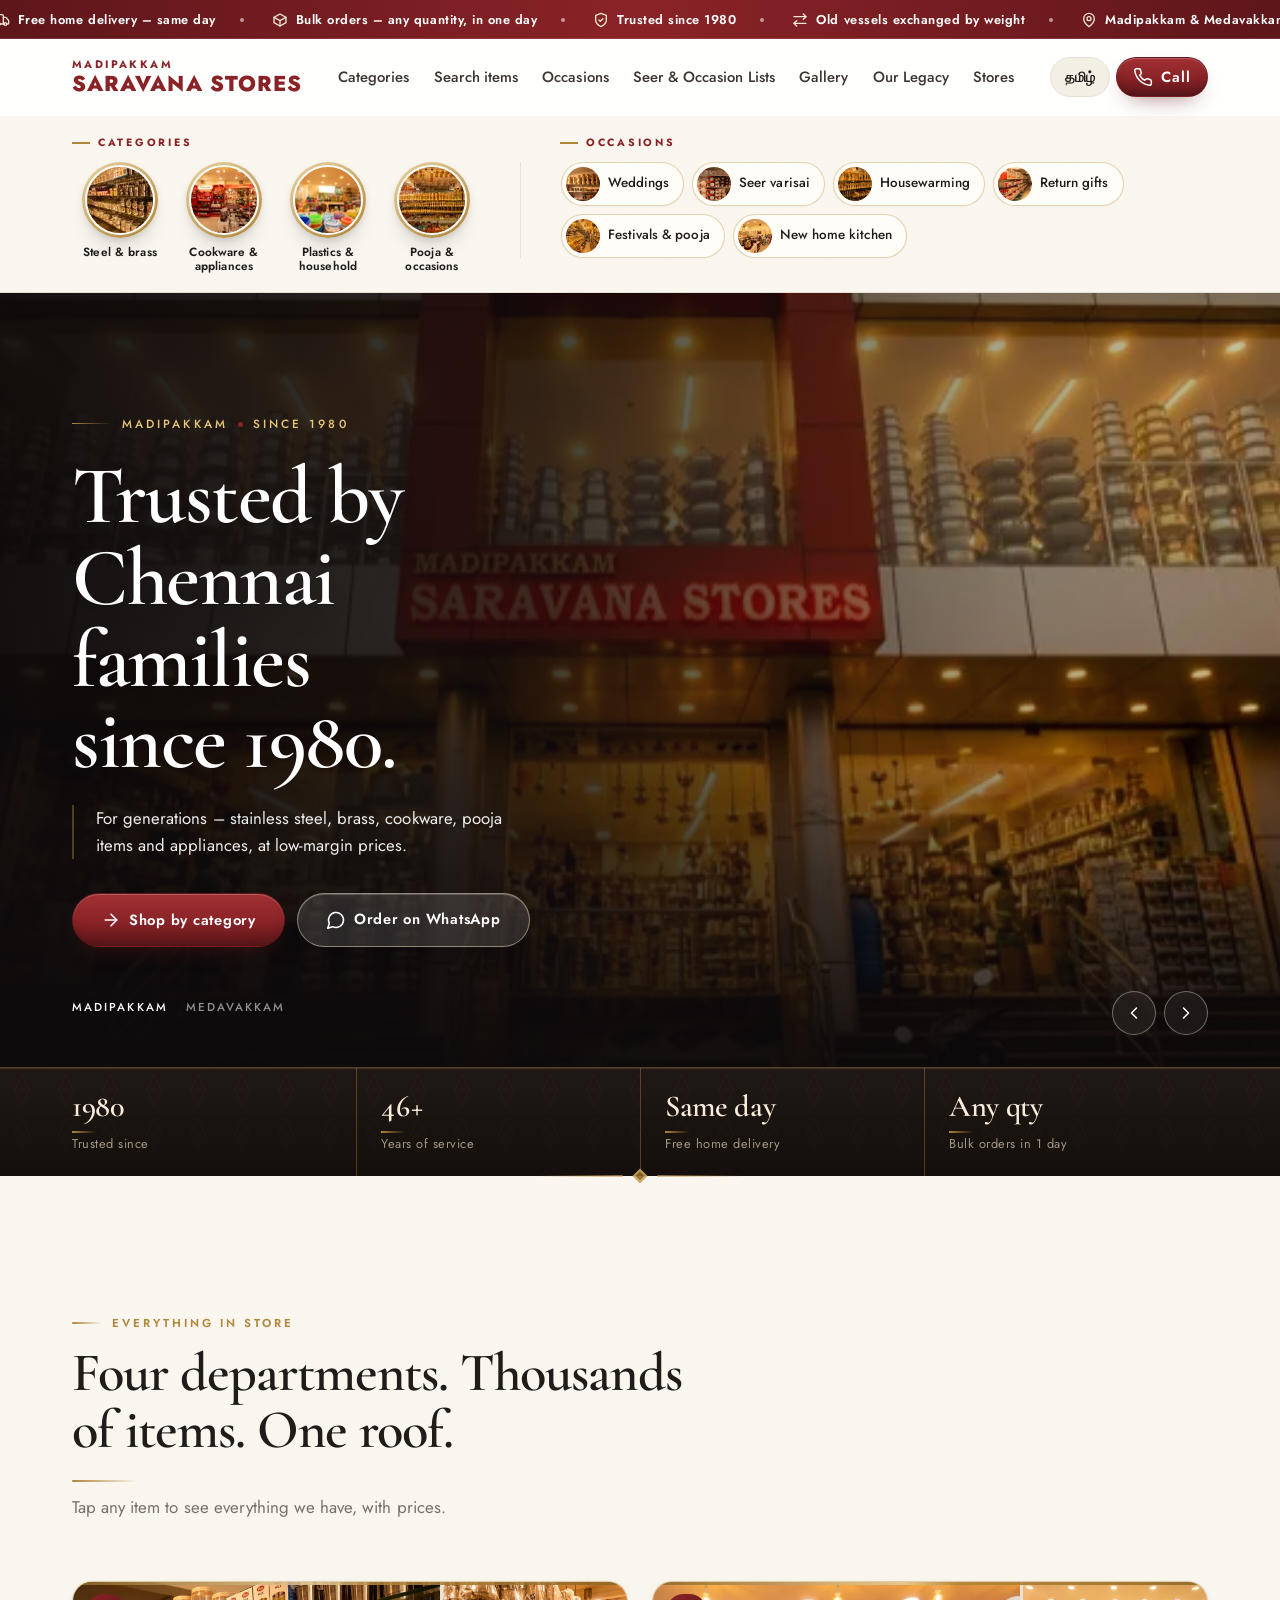
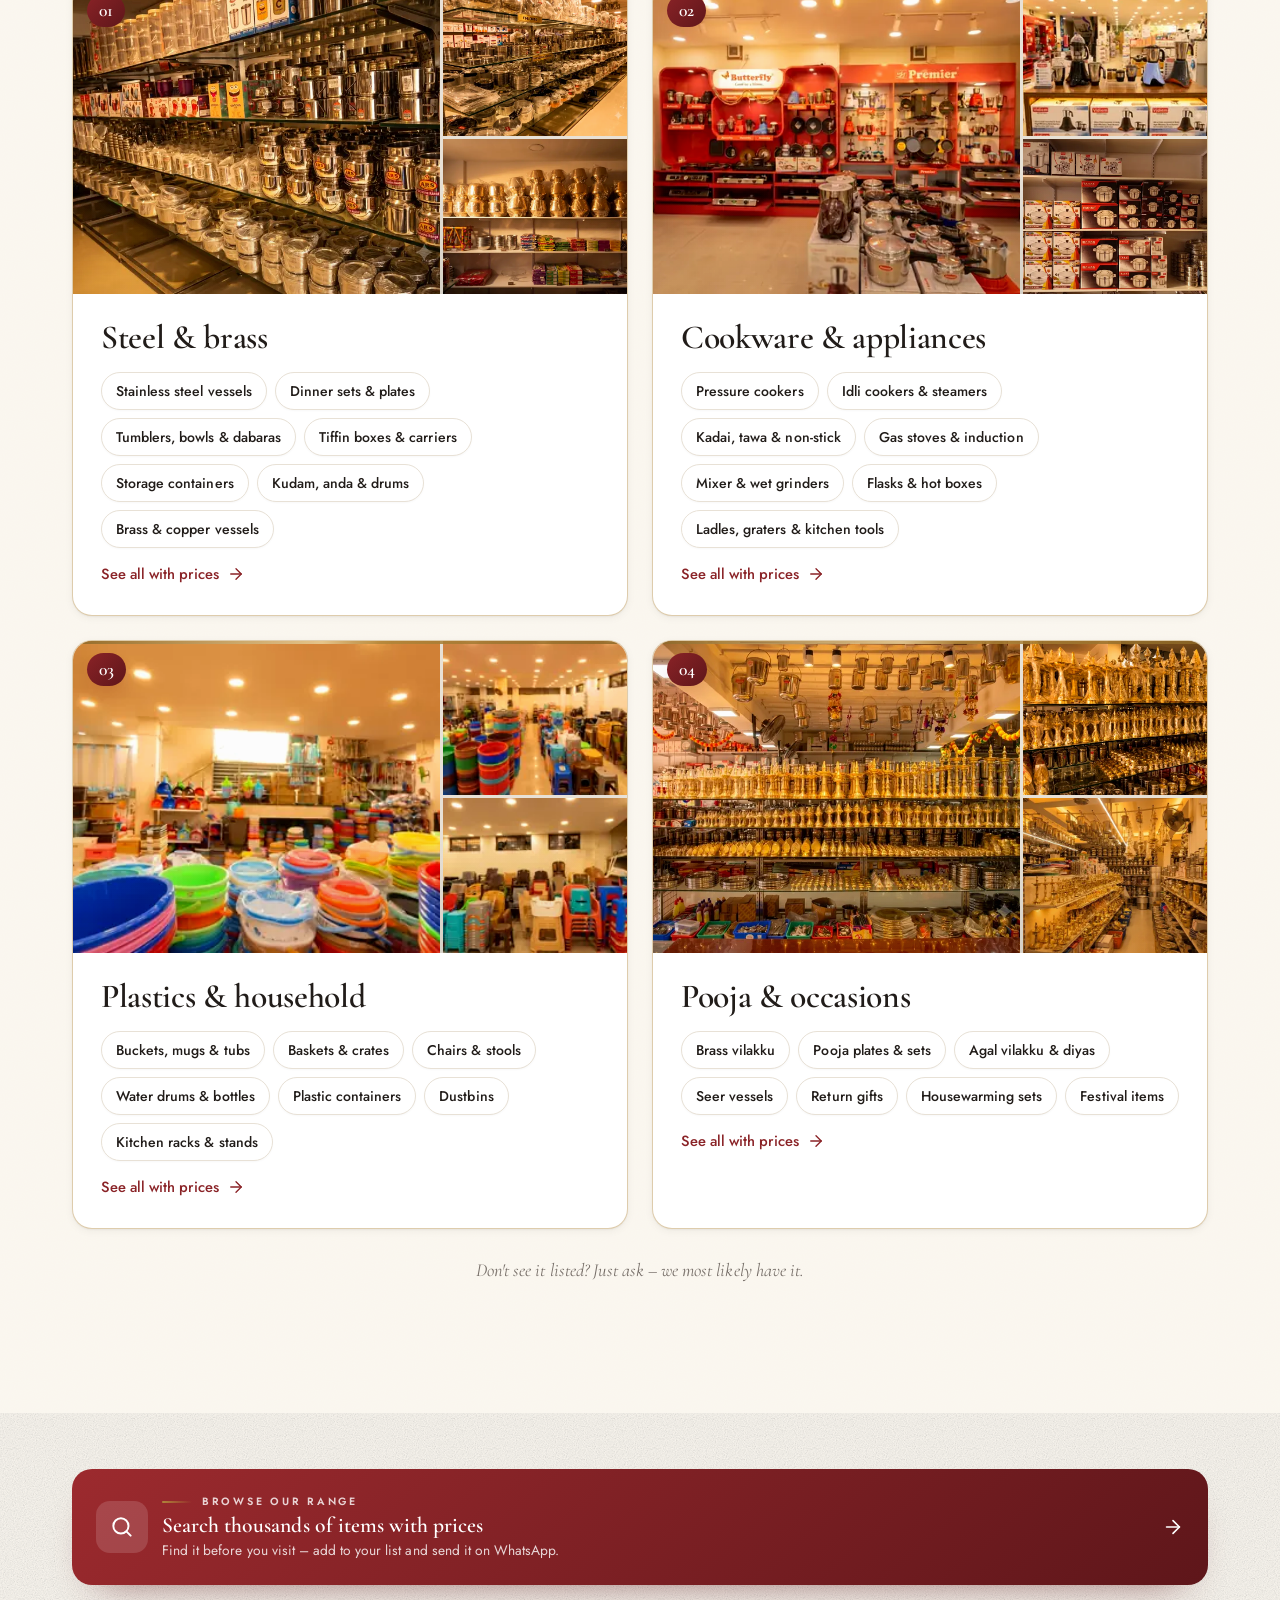
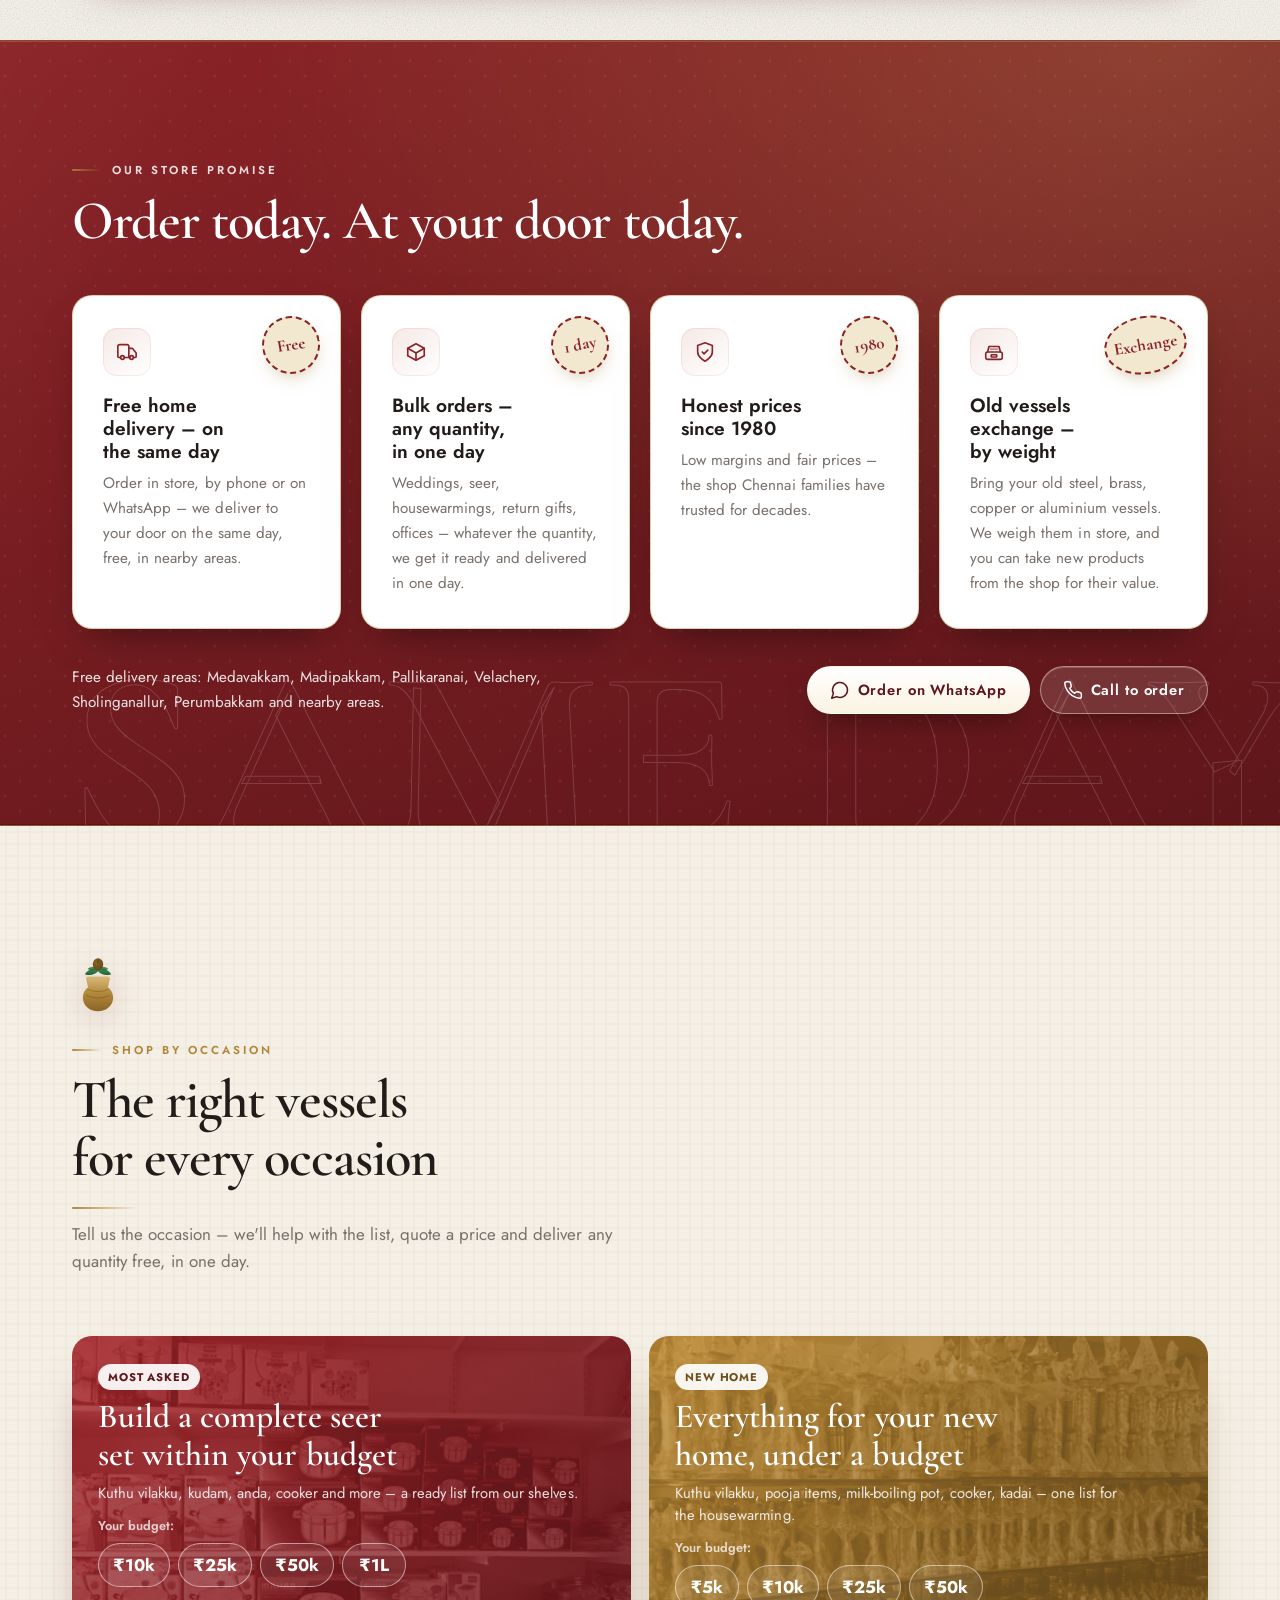
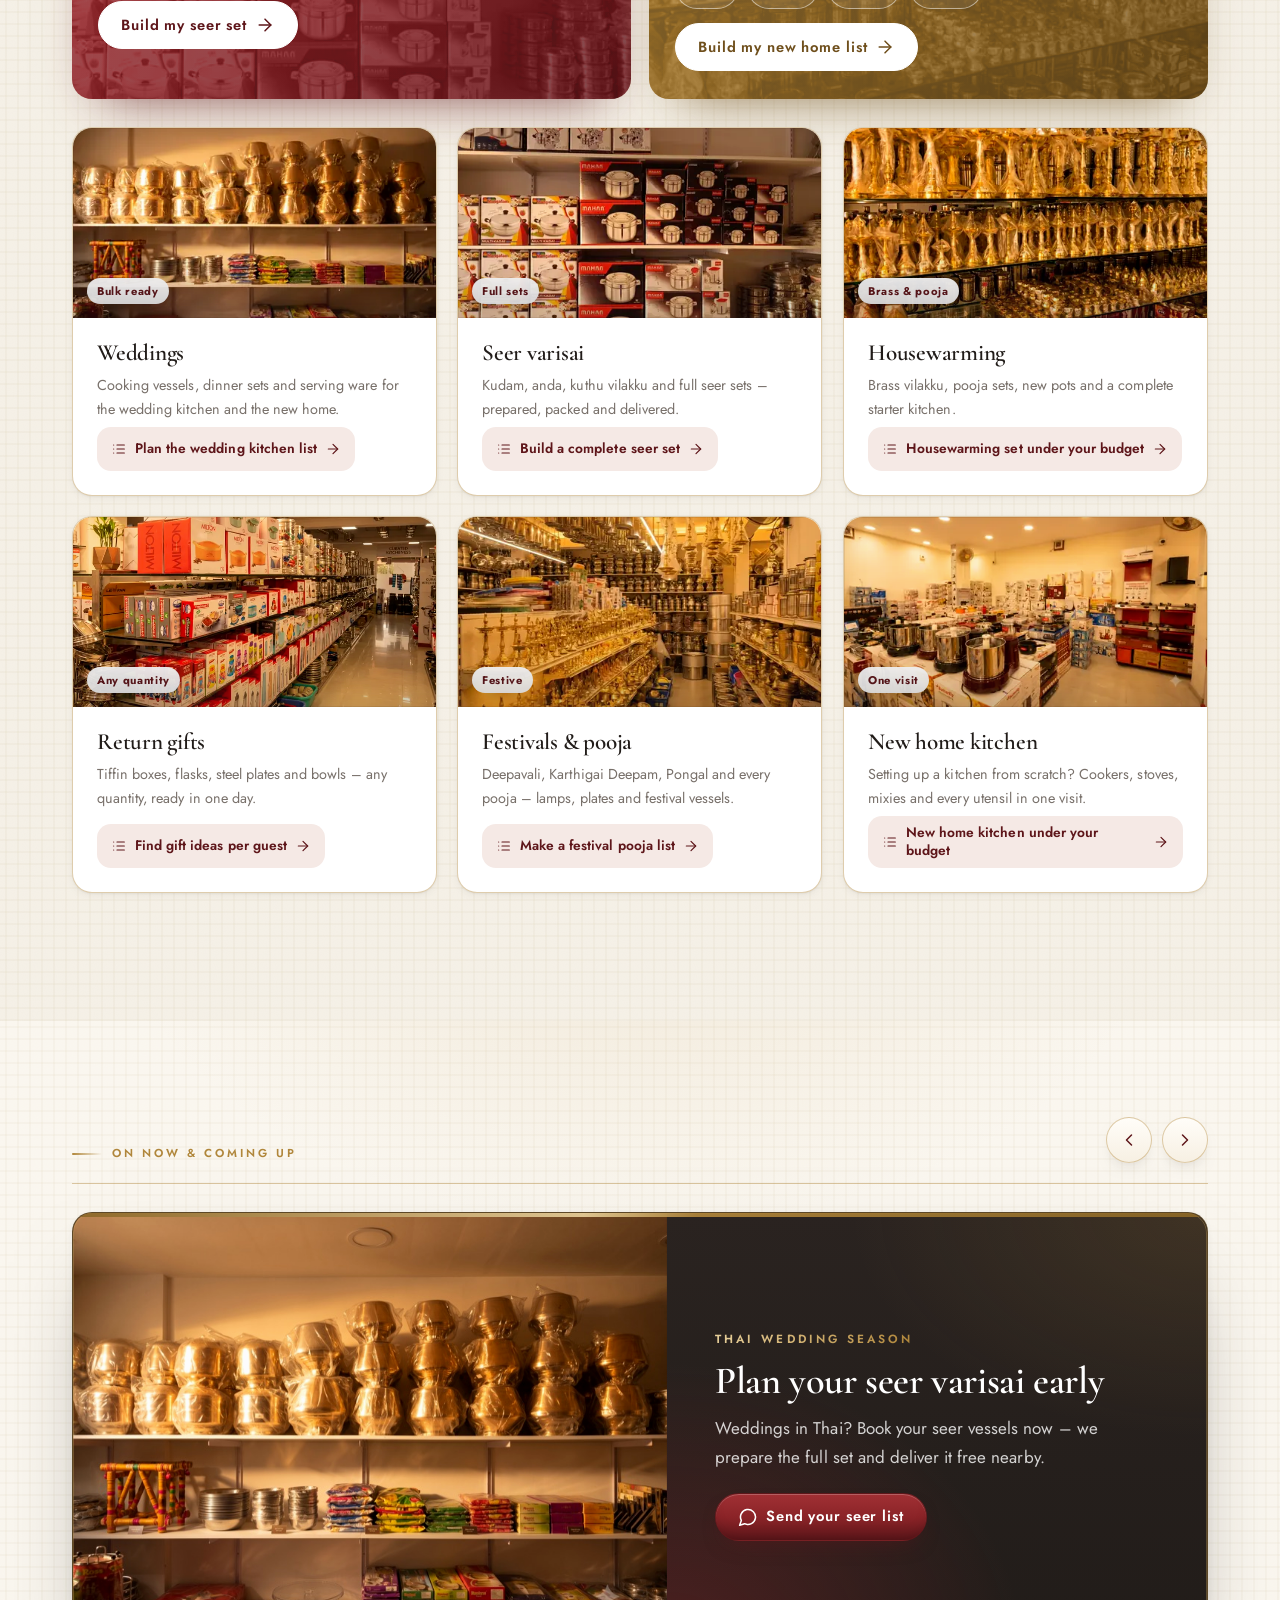
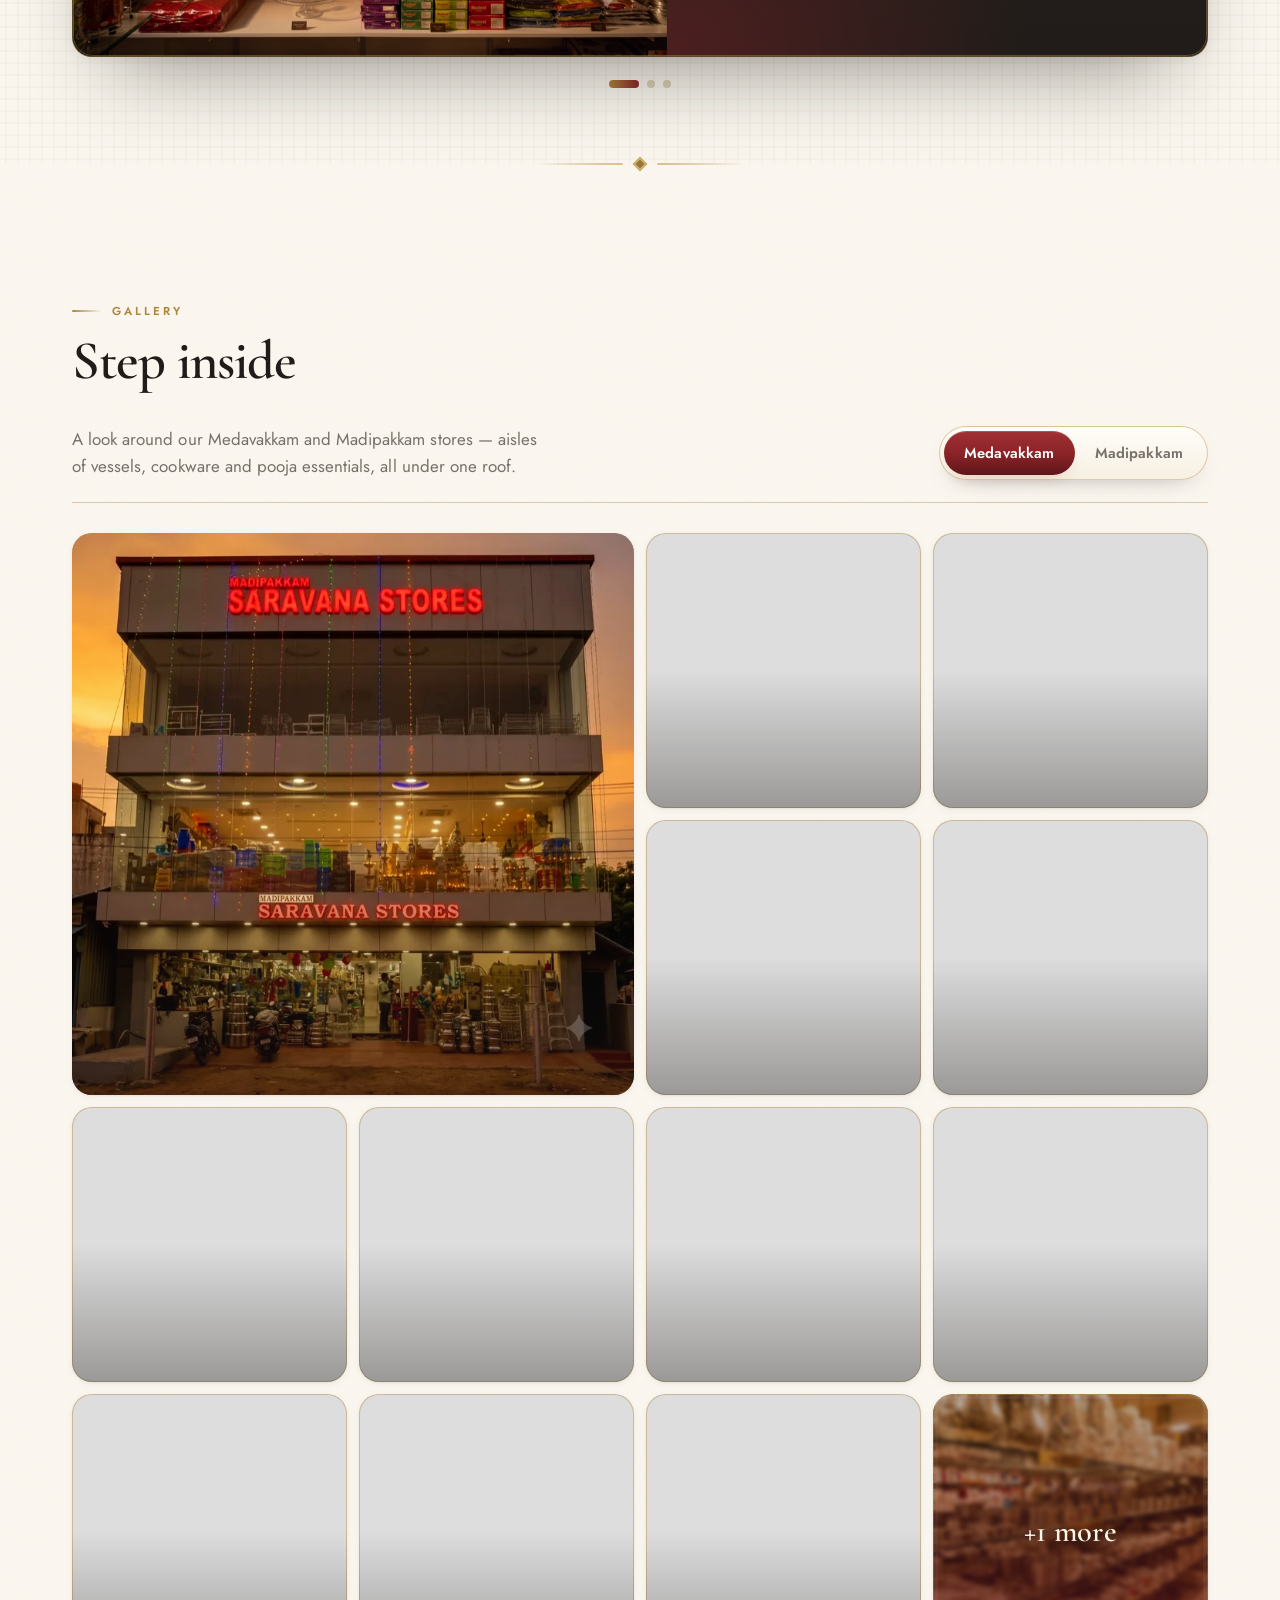
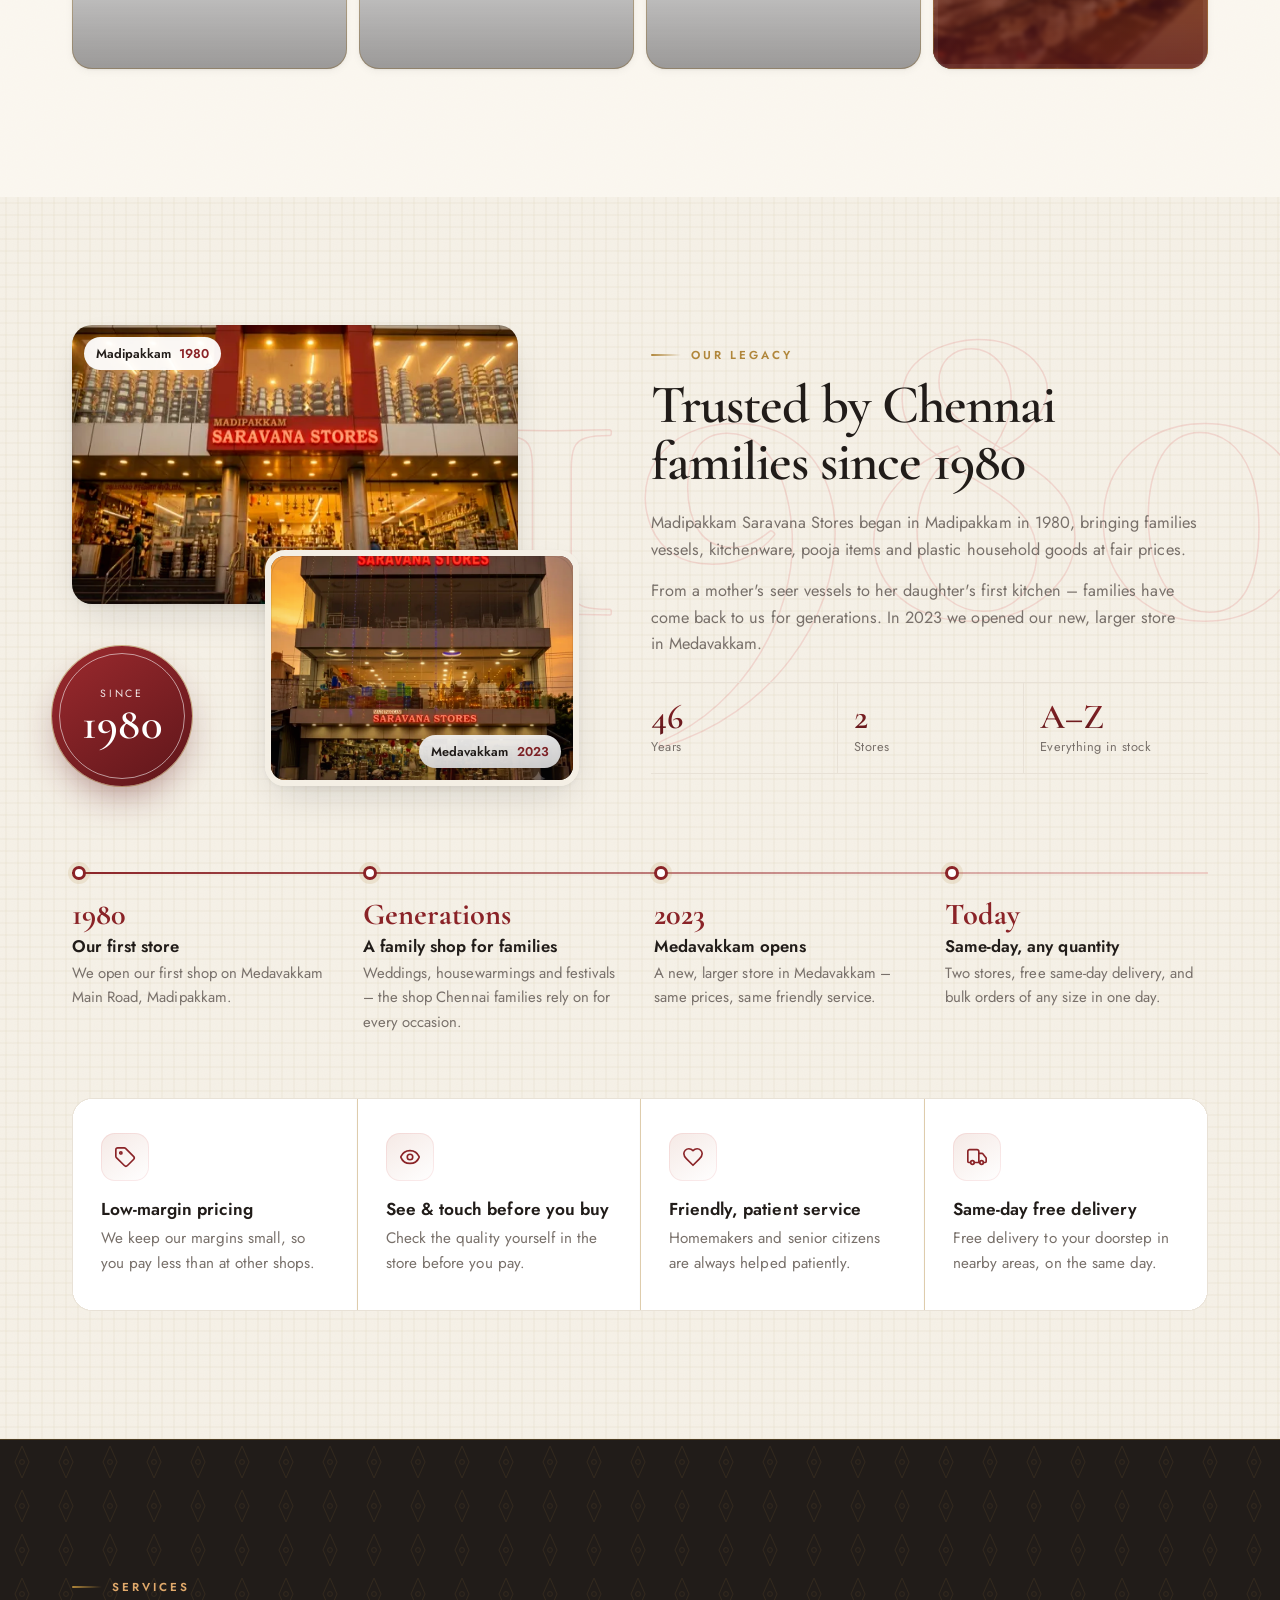
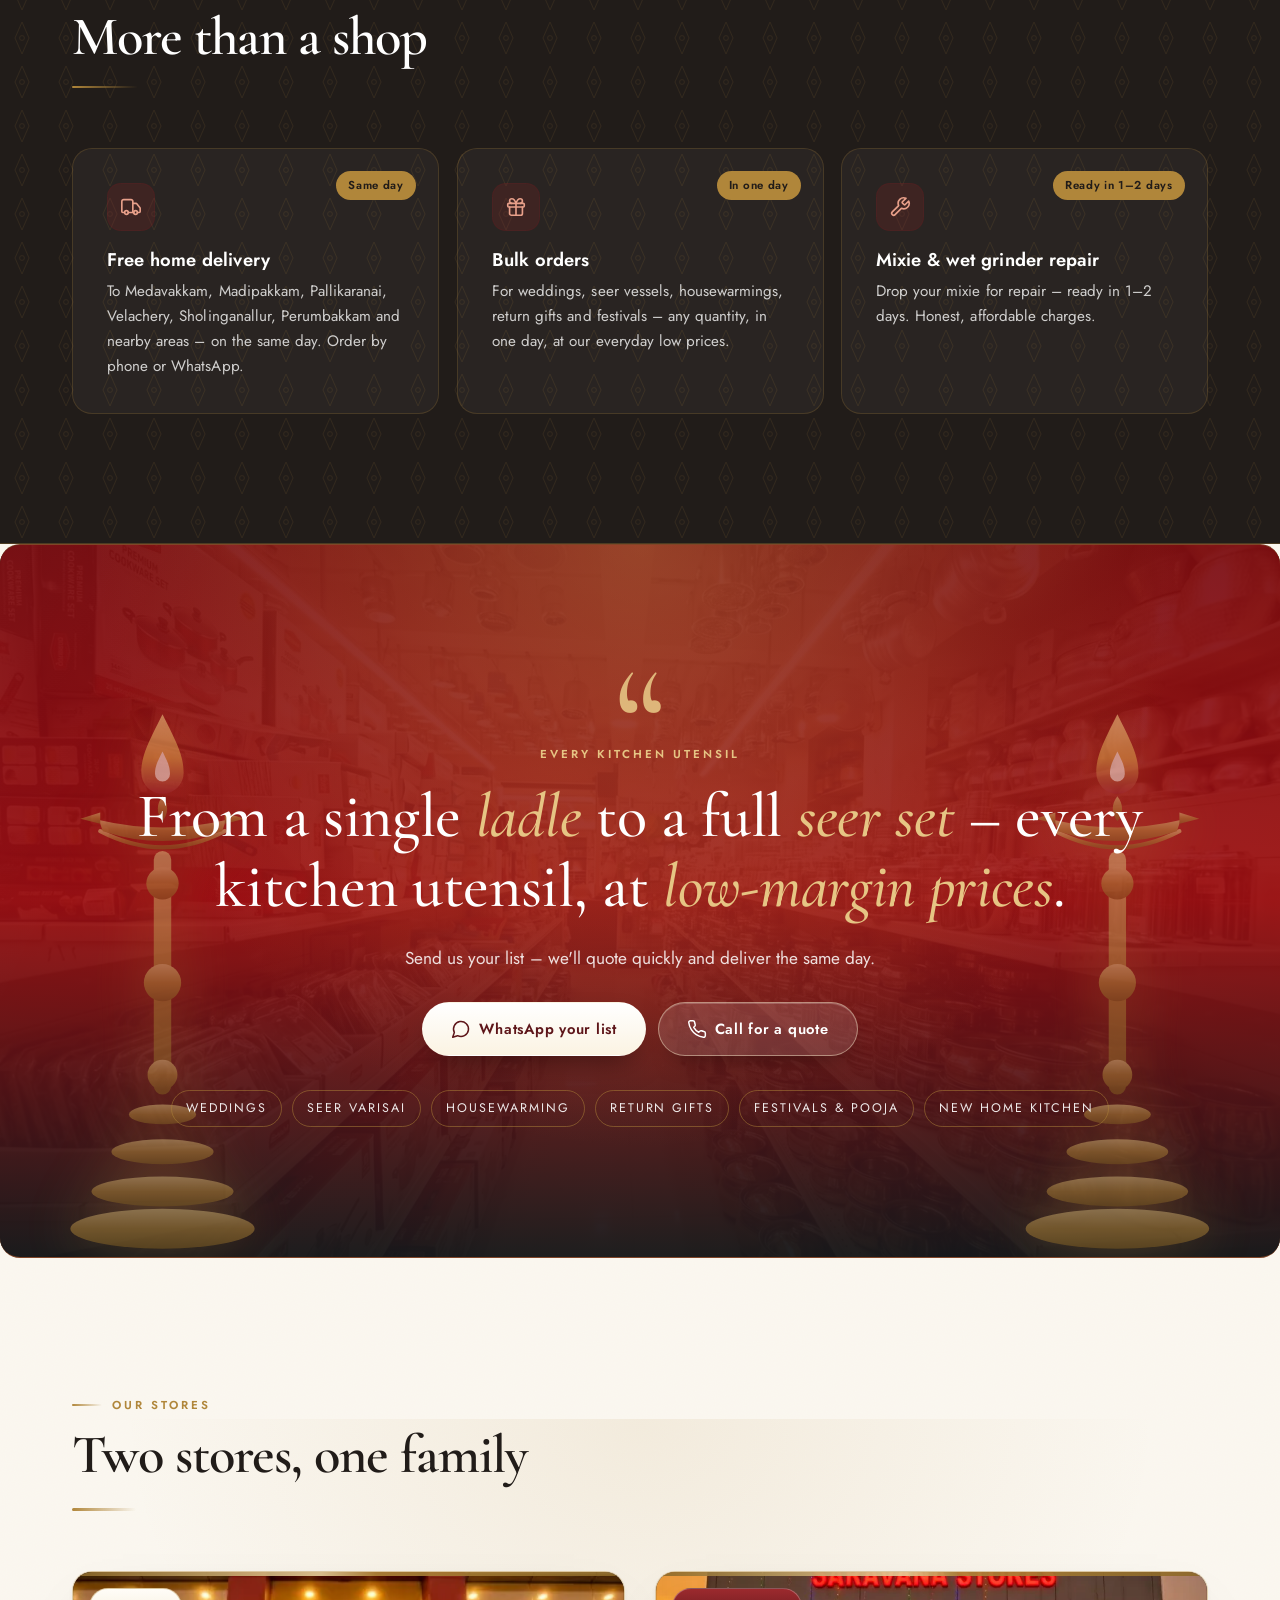
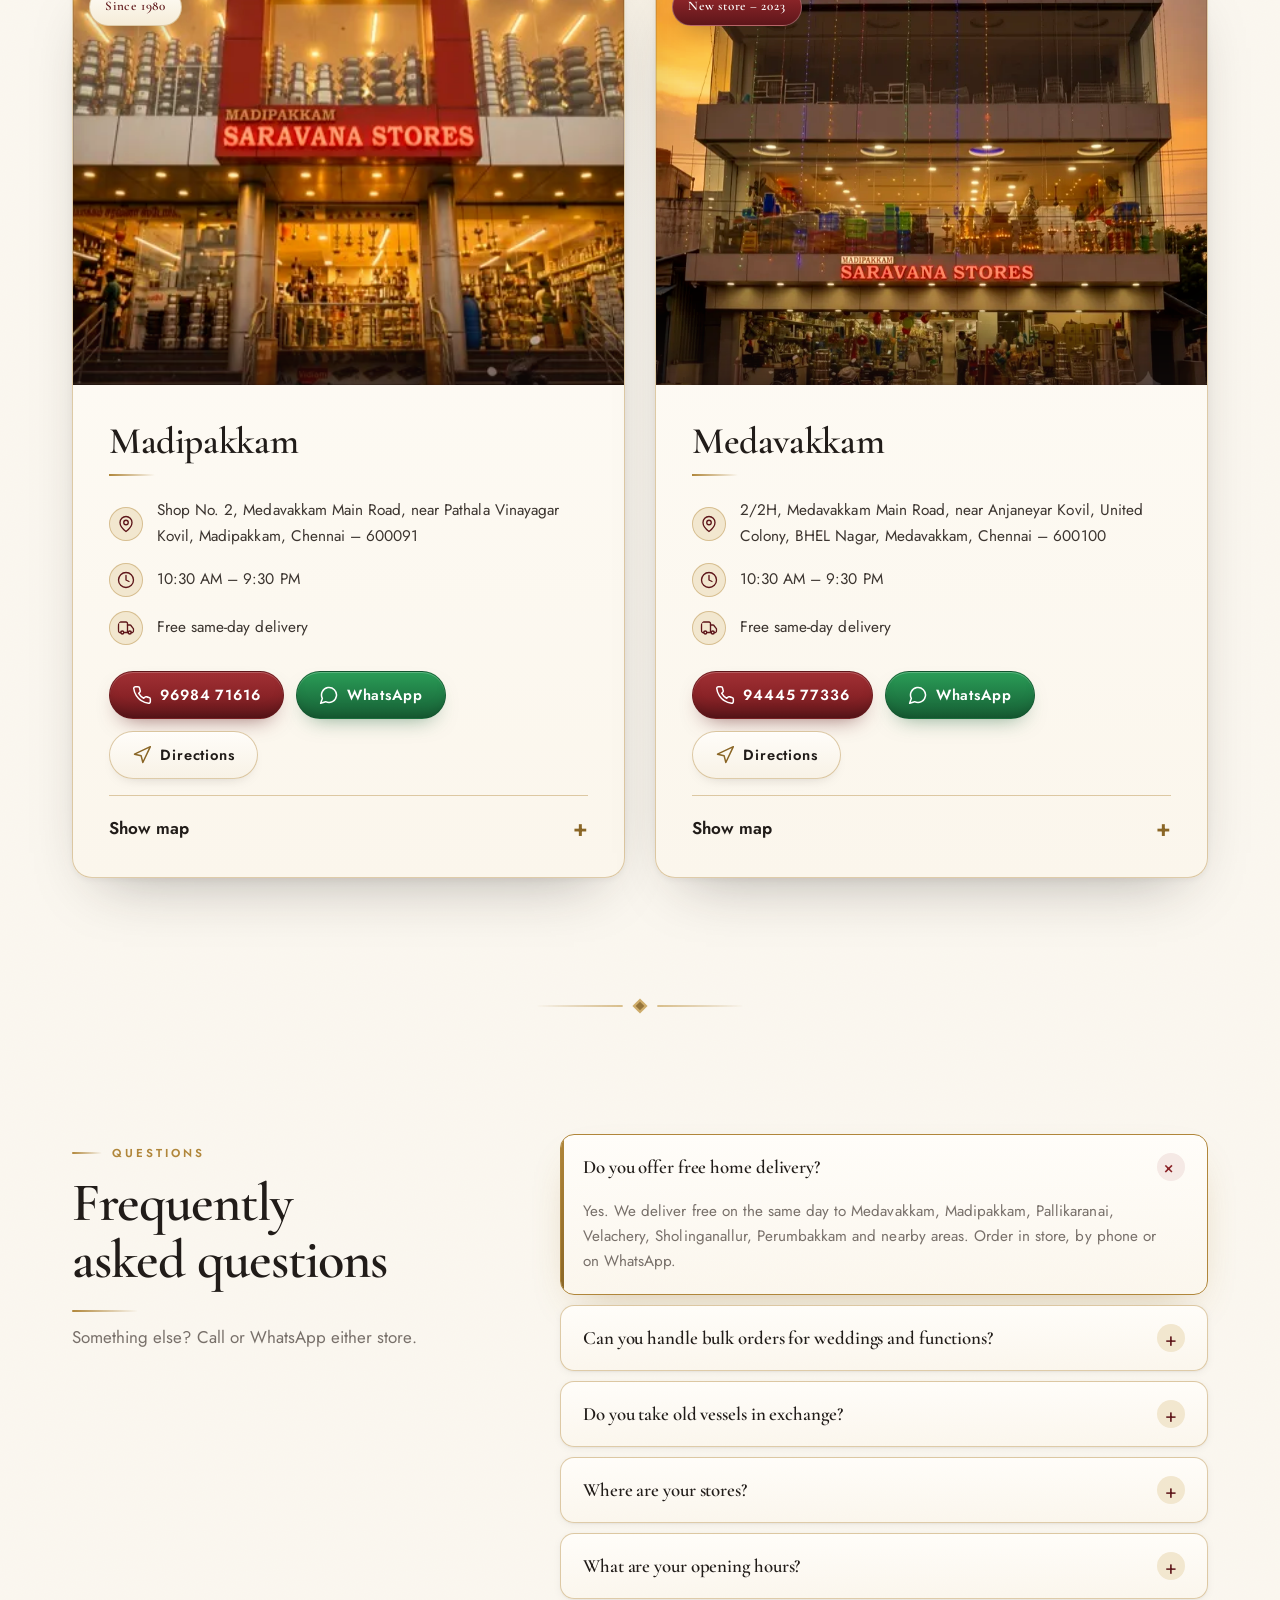
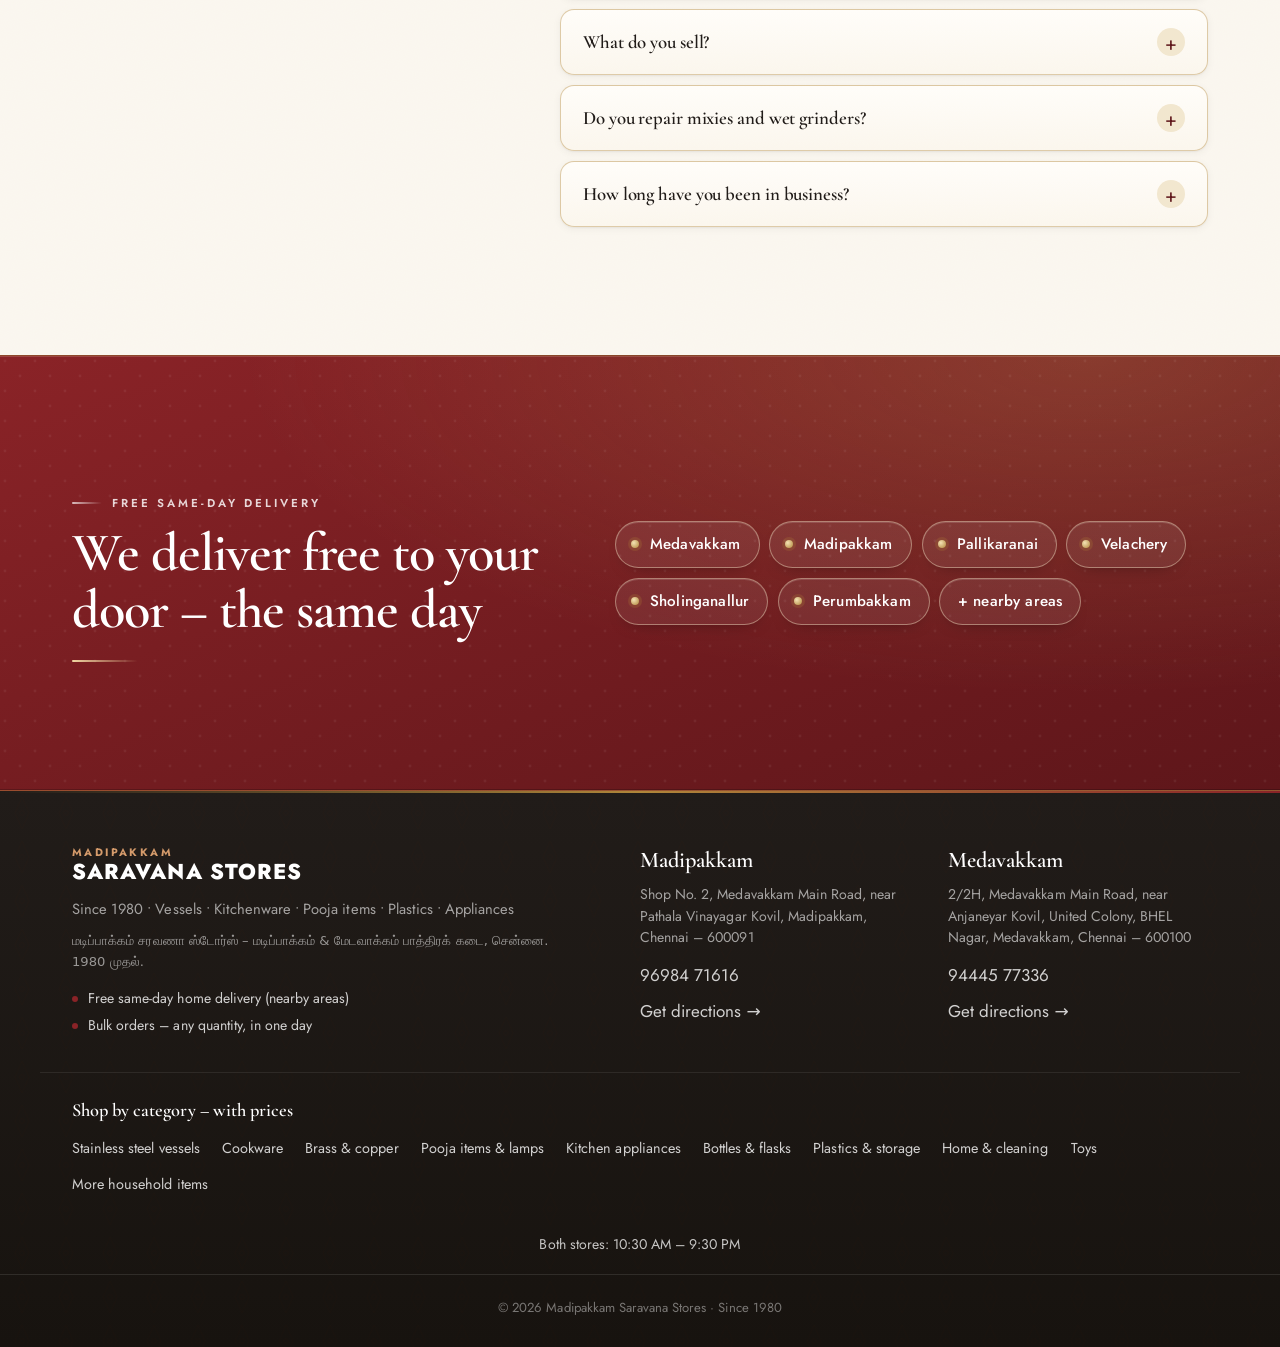
<file: index.html>
<!doctype html>
<html lang="en">
<head>
  <meta charset="utf-8">
  <meta name="viewport" content="width=device-width, initial-scale=1, viewport-fit=cover">
  <!-- Google tag (gtag.js). The tag itself loads just after the page has finished loading, so it doesn't
       slow down the first view; anything sent before that waits in dataLayer and is delivered then. -->
<script>
  window.dataLayer = window.dataLayer || [];
  function gtag(){dataLayer.push(arguments);}
  gtag('js', new Date());

  gtag('config', 'AW-18484151582');
  (function () {
    function loadTag() {
      var s = document.createElement('script');
      s.async = true;
      s.src = 'https://www.googletagmanager.com/gtag/js?id=AW-18484151582';
      document.head.appendChild(s);
    }
    if (document.readyState === 'complete') setTimeout(loadTag, 300);
    else addEventListener('load', function () { setTimeout(loadTag, 300); });
  })();
</script>
  <title>Madipakkam Saravana Stores | Vessel Shop, Madipakkam &amp; Medavakkam</title>
  <meta name="description" content="Vessel shop in Madipakkam &amp; Medavakkam, Chennai, since 1980: steel &amp; brass vessels, cookware, plastics, pooja items. Free same-day delivery, bulk orders in 1 day.">
  <meta name="robots" content="index, follow, max-image-preview:large">
  <meta name="author" content="Madipakkam Saravana Stores">
  <meta name="theme-color" content="#8a2327">
  <meta name="format-detection" content="telephone=yes">

  <!-- Local SEO -->
  <meta name="geo.region" content="IN-TN">
  <meta name="geo.placename" content="Madipakkam, Medavakkam, Chennai">
  <meta name="geo.position" content="12.9704899;80.190356">
  <meta name="ICBM" content="12.9704899, 80.190356">

  <!-- The site's web address (tools/build_pages.py changes these for the other pages) -->
  <link rel="canonical" href="https://madipakkamsaravanastores.in/">
  <meta property="og:url" content="https://madipakkamsaravanastores.in/">

  <!-- Link previews on WhatsApp, Facebook and X -->
  <meta property="og:type" content="website">
  <meta property="og:site_name" content="Madipakkam Saravana Stores">
  <meta property="og:locale" content="en_IN">
  <meta property="og:locale:alternate" content="ta_IN">
  <meta property="og:title" content="Madipakkam Saravana Stores – Trusted since 1980">
  <meta property="og:description" content="Every kitchen utensil under one roof in Madipakkam &amp; Medavakkam, Chennai. Free same-day home delivery. Bulk orders of any quantity, delivered in one day.">
  <meta property="og:image" content="https://madipakkamsaravanastores.in/images/share.jpg">
  <meta property="og:image:width" content="1200">
  <meta property="og:image:height" content="630">
  <meta property="og:image:alt" content="Madipakkam Saravana Stores – store front, since 1980">
  <meta name="twitter:card" content="summary_large_image">
  <meta name="twitter:title" content="Madipakkam Saravana Stores – Trusted since 1980">
  <meta name="twitter:description" content="Vessels, kitchenware, plastics &amp; pooja items in Madipakkam &amp; Medavakkam, Chennai. Free same-day delivery.">
  <meta name="twitter:image" content="https://madipakkamsaravanastores.in/images/share.jpg">

  <!-- Icons -->
  <link rel="icon" href="icons/favicon.svg" type="image/svg+xml">
  <link rel="icon" href="icons/favicon-32.png" sizes="32x32" type="image/png">
  <link rel="apple-touch-icon" href="icons/apple-touch-icon.png">
  <link rel="manifest" href="site.webmanifest">

  <link rel="preconnect" href="https://fonts.googleapis.com">
  <link rel="preconnect" href="https://fonts.gstatic.com" crossorigin>
  <link rel="preload" as="style" href="https://fonts.googleapis.com/css2?family=Cormorant+Garamond:ital,wght@0,500;0,600;0,700;1,500;1,600&family=Jost:wght@400;500;600;700&family=Anek+Tamil:wght@500;600;700&family=Mukta+Malar:wght@400;500;600;700&display=swap" onload="this.onload=null;this.rel='stylesheet'">
  <noscript><link rel="stylesheet" href="https://fonts.googleapis.com/css2?family=Cormorant+Garamond:ital,wght@0,500;0,600;0,700;1,500;1,600&family=Jost:wght@400;500;600;700&family=Anek+Tamil:wght@500;600;700&family=Mukta+Malar:wght@400;500;600;700&display=swap"></noscript>
  <link rel="preload" as="image" href="images/madipakkam/thumbs/1.webp" type="image/webp" media="(max-width: 760px)" fetchpriority="high">
  <link rel="preload" as="image" href="images/madipakkam/1.webp" type="image/webp" media="(min-width: 761px)" fetchpriority="high">
  <!-- All of css/*.css in one file – built by tools/build_pages.py (edit the separate files, then run it) -->
  <link rel="stylesheet" href="css/site.min.css">
  <script>
    (function () {
      var nav = performance.getEntriesByType && performance.getEntriesByType('navigation')[0];
      // The splash intro plays once per visit: not after Back, and not when coming from another page of the site
      var back = nav && nav.type === 'back_forward';
      var seen = false;
      try { seen = sessionStorage.getItem('splashSeen') === '1'; } catch (e) {}
      var skip = back || seen;
      document.documentElement.classList.add('js', skip ? 'is-back' : 'is-loading');
      // Start at the top on refresh (browsers otherwise jump back to where you were)
      if ('scrollRestoration' in history) history.scrollRestoration = 'manual';
      if (nav && nav.type === 'reload' && location.hash) history.replaceState(null, '', location.pathname + location.search);
    })();
  </script>

  <!-- Business details for Google: stores, hours, products, delivery, FAQ -->
  <script type="application/ld+json">
{
  "@context": "https://schema.org",
  "@graph": [
    {
      "@type": "Organization",
      "@id": "https://madipakkamsaravanastores.in/#organization",
      "name": "Madipakkam Saravana Stores",
      "alternateName": [
        "Saravana Stores Madipakkam",
        "மடிப்பாக்கம் சரவணா ஸ்டோர்ஸ்"
      ],
      "url": "https://madipakkamsaravanastores.in/",
      "foundingDate": "1980",
      "logo": "https://madipakkamsaravanastores.in/icons/icon-512.png",
      "image": "https://madipakkamsaravanastores.in/images/madipakkam/1.jpg",
      "description": "Family-run vessel, kitchenware, plastics and pooja items shop in Chennai since 1980, with stores in Madipakkam and Medavakkam. Free same-day home delivery nearby and bulk orders of any quantity delivered in one day.",
      "slogan": "Trusted by Chennai families since 1980",
      "subOrganization": [
        {
          "@id": "https://madipakkamsaravanastores.in/#store-madipakkam"
        },
        {
          "@id": "https://madipakkamsaravanastores.in/#store-medavakkam"
        }
      ]
    },
    {
      "@type": "HomeGoodsStore",
      "@id": "https://madipakkamsaravanastores.in/#store-madipakkam",
      "name": "Madipakkam Saravana Stores – Madipakkam",
      "parentOrganization": {
        "@id": "https://madipakkamsaravanastores.in/#organization"
      },
      "description": "Our first store, since 1980 – stainless steel and brass vessels, cookware, appliances, plastics and pooja items in Madipakkam, Chennai.",
      "telephone": "+91-9698471616",
      "image": [
        "https://madipakkamsaravanastores.in/images/madipakkam/1.jpg",
        "https://madipakkamsaravanastores.in/images/madipakkam/5.jpg",
        "https://madipakkamsaravanastores.in/images/madipakkam/13.jpg"
      ],
      "priceRange": "₹",
      "currenciesAccepted": "INR",
      "hasMap": "https://maps.app.goo.gl/Lc5Mn1nZLhLbLNLt5",
      "geo": {
        "@type": "GeoCoordinates",
        "latitude": 12.9704899,
        "longitude": 80.190356
      },
      "address": {
        "@type": "PostalAddress",
        "streetAddress": "Shop No. 2, Medavakkam Main Road, near Pathala Vinayagar Kovil",
        "addressLocality": "Madipakkam, Chennai",
        "addressRegion": "Tamil Nadu",
        "postalCode": "600091",
        "addressCountry": "IN"
      },
      "openingHoursSpecification": [
        {
          "@type": "OpeningHoursSpecification",
          "dayOfWeek": [
            "Monday",
            "Tuesday",
            "Wednesday",
            "Thursday",
            "Friday",
            "Saturday",
            "Sunday"
          ],
          "opens": "10:30",
          "closes": "21:30"
        }
      ],
      "foundingDate": "1980",
      "areaServed": [
        {
          "@type": "Place",
          "name": "Madipakkam, Chennai"
        },
        {
          "@type": "Place",
          "name": "Medavakkam, Chennai"
        },
        {
          "@type": "Place",
          "name": "Pallikaranai, Chennai"
        },
        {
          "@type": "Place",
          "name": "Velachery, Chennai"
        },
        {
          "@type": "Place",
          "name": "Sholinganallur, Chennai"
        },
        {
          "@type": "Place",
          "name": "Perumbakkam, Chennai"
        }
      ],
      "hasOfferCatalog": {
        "@type": "OfferCatalog",
        "name": "Everything in store",
        "itemListElement": [
          {
            "@type": "OfferCatalog",
            "name": "Steel & brass",
            "itemListElement": [
              {
                "@type": "Offer",
                "itemOffered": {
                  "@type": "Product",
                  "name": "Stainless steel vessels"
                }
              },
              {
                "@type": "Offer",
                "itemOffered": {
                  "@type": "Product",
                  "name": "Dinner sets & plates"
                }
              },
              {
                "@type": "Offer",
                "itemOffered": {
                  "@type": "Product",
                  "name": "Tumblers, bowls & dabaras"
                }
              },
              {
                "@type": "Offer",
                "itemOffered": {
                  "@type": "Product",
                  "name": "Tiffin boxes & carriers"
                }
              },
              {
                "@type": "Offer",
                "itemOffered": {
                  "@type": "Product",
                  "name": "Storage containers"
                }
              },
              {
                "@type": "Offer",
                "itemOffered": {
                  "@type": "Product",
                  "name": "Kudam, anda & drums"
                }
              },
              {
                "@type": "Offer",
                "itemOffered": {
                  "@type": "Product",
                  "name": "Brass & copper vessels"
                }
              }
            ]
          },
          {
            "@type": "OfferCatalog",
            "name": "Cookware & appliances",
            "itemListElement": [
              {
                "@type": "Offer",
                "itemOffered": {
                  "@type": "Product",
                  "name": "Pressure cookers"
                }
              },
              {
                "@type": "Offer",
                "itemOffered": {
                  "@type": "Product",
                  "name": "Idli cookers & steamers"
                }
              },
              {
                "@type": "Offer",
                "itemOffered": {
                  "@type": "Product",
                  "name": "Kadai, tawa & non-stick"
                }
              },
              {
                "@type": "Offer",
                "itemOffered": {
                  "@type": "Product",
                  "name": "Gas stoves & induction"
                }
              },
              {
                "@type": "Offer",
                "itemOffered": {
                  "@type": "Product",
                  "name": "Mixer & wet grinders"
                }
              },
              {
                "@type": "Offer",
                "itemOffered": {
                  "@type": "Product",
                  "name": "Flasks & hot boxes"
                }
              },
              {
                "@type": "Offer",
                "itemOffered": {
                  "@type": "Product",
                  "name": "Ladles, graters & kitchen tools"
                }
              }
            ]
          },
          {
            "@type": "OfferCatalog",
            "name": "Plastics & household",
            "itemListElement": [
              {
                "@type": "Offer",
                "itemOffered": {
                  "@type": "Product",
                  "name": "Buckets, mugs & tubs"
                }
              },
              {
                "@type": "Offer",
                "itemOffered": {
                  "@type": "Product",
                  "name": "Baskets & crates"
                }
              },
              {
                "@type": "Offer",
                "itemOffered": {
                  "@type": "Product",
                  "name": "Chairs & stools"
                }
              },
              {
                "@type": "Offer",
                "itemOffered": {
                  "@type": "Product",
                  "name": "Water drums & bottles"
                }
              },
              {
                "@type": "Offer",
                "itemOffered": {
                  "@type": "Product",
                  "name": "Plastic containers"
                }
              },
              {
                "@type": "Offer",
                "itemOffered": {
                  "@type": "Product",
                  "name": "Dustbins"
                }
              },
              {
                "@type": "Offer",
                "itemOffered": {
                  "@type": "Product",
                  "name": "Kitchen racks & stands"
                }
              }
            ]
          },
          {
            "@type": "OfferCatalog",
            "name": "Pooja & occasions",
            "itemListElement": [
              {
                "@type": "Offer",
                "itemOffered": {
                  "@type": "Product",
                  "name": "Brass vilakku"
                }
              },
              {
                "@type": "Offer",
                "itemOffered": {
                  "@type": "Product",
                  "name": "Pooja plates & sets"
                }
              },
              {
                "@type": "Offer",
                "itemOffered": {
                  "@type": "Product",
                  "name": "Agal vilakku & diyas"
                }
              },
              {
                "@type": "Offer",
                "itemOffered": {
                  "@type": "Product",
                  "name": "Seer vessels"
                }
              },
              {
                "@type": "Offer",
                "itemOffered": {
                  "@type": "Product",
                  "name": "Return gifts"
                }
              },
              {
                "@type": "Offer",
                "itemOffered": {
                  "@type": "Product",
                  "name": "Housewarming sets"
                }
              },
              {
                "@type": "Offer",
                "itemOffered": {
                  "@type": "Product",
                  "name": "Festival items"
                }
              }
            ]
          }
        ]
      },
      "makesOffer": [
        {
          "@type": "Offer",
          "name": "Free same-day home delivery",
          "price": "0",
          "priceCurrency": "INR",
          "description": "Free home delivery on the same day to Medavakkam, Madipakkam, Pallikaranai, Velachery, Sholinganallur, Perumbakkam and nearby areas."
        },
        {
          "@type": "Offer",
          "name": "Bulk orders – any quantity in one day",
          "description": "Bulk orders of any quantity for weddings, seer varisai, housewarmings, return gifts and festivals, ready and delivered in one day."
        },
        {
          "@type": "Offer",
          "itemOffered": {
            "@type": "Service",
            "name": "Mixie and wet grinder repair"
          },
          "description": "Ready in 1–2 days."
        }
      ]
    },
    {
      "@type": "HomeGoodsStore",
      "@id": "https://madipakkamsaravanastores.in/#store-medavakkam",
      "name": "Madipakkam Saravana Stores – Medavakkam",
      "parentOrganization": {
        "@id": "https://madipakkamsaravanastores.in/#organization"
      },
      "description": "Our new, larger store (opened 2023) – stainless steel and brass vessels, cookware, appliances, plastics and pooja items in Medavakkam, Chennai.",
      "telephone": "+91-9444577336",
      "image": [
        "https://madipakkamsaravanastores.in/images/medavakkam/1.jpg",
        "https://madipakkamsaravanastores.in/images/medavakkam/10.jpg",
        "https://madipakkamsaravanastores.in/images/medavakkam/3.jpg"
      ],
      "priceRange": "₹",
      "currenciesAccepted": "INR",
      "hasMap": "https://maps.app.goo.gl/SWVrHgRHAYiuGCfy9",
      "geo": {
        "@type": "GeoCoordinates",
        "latitude": 12.9242957,
        "longitude": 80.1829584
      },
      "address": {
        "@type": "PostalAddress",
        "streetAddress": "2/2H, Medavakkam Main Road, near Anjaneyar Kovil, United Colony, BHEL Nagar",
        "addressLocality": "Medavakkam, Chennai",
        "addressRegion": "Tamil Nadu",
        "postalCode": "600100",
        "addressCountry": "IN"
      },
      "openingHoursSpecification": [
        {
          "@type": "OpeningHoursSpecification",
          "dayOfWeek": [
            "Monday",
            "Tuesday",
            "Wednesday",
            "Thursday",
            "Friday",
            "Saturday",
            "Sunday"
          ],
          "opens": "10:30",
          "closes": "21:30"
        }
      ],
      "foundingDate": "2023",
      "areaServed": [
        {
          "@type": "Place",
          "name": "Madipakkam, Chennai"
        },
        {
          "@type": "Place",
          "name": "Medavakkam, Chennai"
        },
        {
          "@type": "Place",
          "name": "Pallikaranai, Chennai"
        },
        {
          "@type": "Place",
          "name": "Velachery, Chennai"
        },
        {
          "@type": "Place",
          "name": "Sholinganallur, Chennai"
        },
        {
          "@type": "Place",
          "name": "Perumbakkam, Chennai"
        }
      ],
      "hasOfferCatalog": {
        "@type": "OfferCatalog",
        "name": "Everything in store",
        "itemListElement": [
          {
            "@type": "OfferCatalog",
            "name": "Steel & brass",
            "itemListElement": [
              {
                "@type": "Offer",
                "itemOffered": {
                  "@type": "Product",
                  "name": "Stainless steel vessels"
                }
              },
              {
                "@type": "Offer",
                "itemOffered": {
                  "@type": "Product",
                  "name": "Dinner sets & plates"
                }
              },
              {
                "@type": "Offer",
                "itemOffered": {
                  "@type": "Product",
                  "name": "Tumblers, bowls & dabaras"
                }
              },
              {
                "@type": "Offer",
                "itemOffered": {
                  "@type": "Product",
                  "name": "Tiffin boxes & carriers"
                }
              },
              {
                "@type": "Offer",
                "itemOffered": {
                  "@type": "Product",
                  "name": "Storage containers"
                }
              },
              {
                "@type": "Offer",
                "itemOffered": {
                  "@type": "Product",
                  "name": "Kudam, anda & drums"
                }
              },
              {
                "@type": "Offer",
                "itemOffered": {
                  "@type": "Product",
                  "name": "Brass & copper vessels"
                }
              }
            ]
          },
          {
            "@type": "OfferCatalog",
            "name": "Cookware & appliances",
            "itemListElement": [
              {
                "@type": "Offer",
                "itemOffered": {
                  "@type": "Product",
                  "name": "Pressure cookers"
                }
              },
              {
                "@type": "Offer",
                "itemOffered": {
                  "@type": "Product",
                  "name": "Idli cookers & steamers"
                }
              },
              {
                "@type": "Offer",
                "itemOffered": {
                  "@type": "Product",
                  "name": "Kadai, tawa & non-stick"
                }
              },
              {
                "@type": "Offer",
                "itemOffered": {
                  "@type": "Product",
                  "name": "Gas stoves & induction"
                }
              },
              {
                "@type": "Offer",
                "itemOffered": {
                  "@type": "Product",
                  "name": "Mixer & wet grinders"
                }
              },
              {
                "@type": "Offer",
                "itemOffered": {
                  "@type": "Product",
                  "name": "Flasks & hot boxes"
                }
              },
              {
                "@type": "Offer",
                "itemOffered": {
                  "@type": "Product",
                  "name": "Ladles, graters & kitchen tools"
                }
              }
            ]
          },
          {
            "@type": "OfferCatalog",
            "name": "Plastics & household",
            "itemListElement": [
              {
                "@type": "Offer",
                "itemOffered": {
                  "@type": "Product",
                  "name": "Buckets, mugs & tubs"
                }
              },
              {
                "@type": "Offer",
                "itemOffered": {
                  "@type": "Product",
                  "name": "Baskets & crates"
                }
              },
              {
                "@type": "Offer",
                "itemOffered": {
                  "@type": "Product",
                  "name": "Chairs & stools"
                }
              },
              {
                "@type": "Offer",
                "itemOffered": {
                  "@type": "Product",
                  "name": "Water drums & bottles"
                }
              },
              {
                "@type": "Offer",
                "itemOffered": {
                  "@type": "Product",
                  "name": "Plastic containers"
                }
              },
              {
                "@type": "Offer",
                "itemOffered": {
                  "@type": "Product",
                  "name": "Dustbins"
                }
              },
              {
                "@type": "Offer",
                "itemOffered": {
                  "@type": "Product",
                  "name": "Kitchen racks & stands"
                }
              }
            ]
          },
          {
            "@type": "OfferCatalog",
            "name": "Pooja & occasions",
            "itemListElement": [
              {
                "@type": "Offer",
                "itemOffered": {
                  "@type": "Product",
                  "name": "Brass vilakku"
                }
              },
              {
                "@type": "Offer",
                "itemOffered": {
                  "@type": "Product",
                  "name": "Pooja plates & sets"
                }
              },
              {
                "@type": "Offer",
                "itemOffered": {
                  "@type": "Product",
                  "name": "Agal vilakku & diyas"
                }
              },
              {
                "@type": "Offer",
                "itemOffered": {
                  "@type": "Product",
                  "name": "Seer vessels"
                }
              },
              {
                "@type": "Offer",
                "itemOffered": {
                  "@type": "Product",
                  "name": "Return gifts"
                }
              },
              {
                "@type": "Offer",
                "itemOffered": {
                  "@type": "Product",
                  "name": "Housewarming sets"
                }
              },
              {
                "@type": "Offer",
                "itemOffered": {
                  "@type": "Product",
                  "name": "Festival items"
                }
              }
            ]
          }
        ]
      },
      "makesOffer": [
        {
          "@type": "Offer",
          "name": "Free same-day home delivery",
          "price": "0",
          "priceCurrency": "INR",
          "description": "Free home delivery on the same day to Medavakkam, Madipakkam, Pallikaranai, Velachery, Sholinganallur, Perumbakkam and nearby areas."
        },
        {
          "@type": "Offer",
          "name": "Bulk orders – any quantity in one day",
          "description": "Bulk orders of any quantity for weddings, seer varisai, housewarmings, return gifts and festivals, ready and delivered in one day."
        },
        {
          "@type": "Offer",
          "itemOffered": {
            "@type": "Service",
            "name": "Mixie and wet grinder repair"
          },
          "description": "Ready in 1–2 days."
        }
      ]
    },
    {
      "@type": "FAQPage",
      "mainEntity": [
        {
          "@type": "Question",
          "name": "Do you take old vessels in exchange?",
          "acceptedAnswer": {
            "@type": "Answer",
            "text": "Yes. Bring your old steel, brass, copper or aluminium vessels to either store. We weigh them, and you can take new products from the shop for their value."
          }
        },
        {
          "@type": "Question",
          "name": "Do you offer free home delivery?",
          "acceptedAnswer": {
            "@type": "Answer",
            "text": "Yes. We deliver free on the same day to Medavakkam, Madipakkam, Pallikaranai, Velachery, Sholinganallur, Perumbakkam and nearby areas. Order in store, by phone or on WhatsApp."
          }
        },
        {
          "@type": "Question",
          "name": "Can you handle bulk orders for weddings and functions?",
          "acceptedAnswer": {
            "@type": "Answer",
            "text": "Yes. Bulk orders of any quantity – for weddings, seer varisai, housewarmings, return gifts, festivals and offices – are prepared and delivered in one day, at our everyday low prices."
          }
        },
        {
          "@type": "Question",
          "name": "Where are your stores?",
          "acceptedAnswer": {
            "@type": "Answer",
            "text": "Madipakkam: Shop No. 2, Medavakkam Main Road, near Pathala Vinayagar Kovil, Madipakkam, Chennai – 600091 (96984 71616). Medavakkam: 2/2H, Medavakkam Main Road, near Anjaneyar Kovil, United Colony, BHEL Nagar, Medavakkam, Chennai – 600100 (94445 77336)."
          }
        },
        {
          "@type": "Question",
          "name": "What are your opening hours?",
          "acceptedAnswer": {
            "@type": "Answer",
            "text": "Both stores are open from 10:30 AM to 9:30 PM."
          }
        },
        {
          "@type": "Question",
          "name": "What do you sell?",
          "acceptedAnswer": {
            "@type": "Answer",
            "text": "Stainless steel and brass vessels, dinner sets, tiffin boxes, pressure cookers, idli cookers, kadai and tawa, gas stoves, mixer and wet grinders, flasks, plastic buckets, chairs and containers, brass vilakku, pooja items, seer vessels and return gifts."
          }
        },
        {
          "@type": "Question",
          "name": "Do you repair mixies and wet grinders?",
          "acceptedAnswer": {
            "@type": "Answer",
            "text": "Yes. Drop your mixie or wet grinder at our store – it is usually ready in 1–2 days, at honest, affordable charges."
          }
        },
        {
          "@type": "Question",
          "name": "How long have you been in business?",
          "acceptedAnswer": {
            "@type": "Answer",
            "text": "Madipakkam Saravana Stores has served Chennai families since 1980. Our first store is in Madipakkam, and we opened our second, larger store in Medavakkam in 2023."
          }
        }
      ]
    },
    {
      "@type": "WebSite",
      "name": "Madipakkam Saravana Stores",
      "inLanguage": [
        "en-IN",
        "ta-IN"
      ],
      "publisher": {
        "@id": "https://madipakkamsaravanastores.in/#organization"
      }
    }
  ]
}
  </script>
</head>
<body>

<!-- SPLASH SCREEN (removed by js/main.js once the page has loaded) -->
<div class="splash" id="splash" aria-hidden="true">
  <div class="splash-under"></div>
  <div class="splash-panel">
    <span class="splash-bg">1980</span>
    <div class="splash-content">
      <p class="splash-top"><span style="--i:0">M</span><span style="--i:1">A</span><span style="--i:2">D</span><span style="--i:3">I</span><span style="--i:4">P</span><span style="--i:5">A</span><span style="--i:6">K</span><span style="--i:7">K</span><span style="--i:8">A</span><span style="--i:9">M</span></p>
      <p class="splash-main"><span class="sw"><span>SARAVANA</span></span> <span class="sw"><span>STORES</span></span></p>
      <span class="splash-line"></span>
      <p class="splash-since">SINCE 1980 <i></i> 1980 முதல்</p>
    </div>
    <span class="splash-bar"><i></i></span>
  </div>
</div>

<!-- Icon sprite -->
<svg width="0" height="0" style="position:absolute" aria-hidden="true">
  <defs>
    <symbol id="i-phone" viewBox="0 0 24 24"><path d="M22 16.92v3a2 2 0 0 1-2.18 2 19.8 19.8 0 0 1-8.63-3.07 19.5 19.5 0 0 1-6-6A19.8 19.8 0 0 1 2.12 4.18 2 2 0 0 1 4.11 2h3a2 2 0 0 1 2 1.72c.13.96.36 1.9.7 2.81a2 2 0 0 1-.45 2.11L8.09 9.91a16 16 0 0 0 6 6l1.27-1.27a2 2 0 0 1 2.11-.45c.91.34 1.85.57 2.81.7A2 2 0 0 1 22 16.92z"/></symbol>
    <symbol id="i-chat" viewBox="0 0 24 24"><path d="M7.9 20A9 9 0 1 0 4 16.1L2 22Z"/></symbol>
    <symbol id="i-pin" viewBox="0 0 24 24"><path d="M20 10c0 6-8 12-8 12s-8-6-8-12a8 8 0 0 1 16 0Z"/><circle cx="12" cy="10" r="3"/></symbol>
    <symbol id="i-nav" viewBox="0 0 24 24"><path d="M3 11 22 2l-9 19-2-8-8-2z"/></symbol>
    <symbol id="i-clock" viewBox="0 0 24 24"><circle cx="12" cy="12" r="10"/><path d="M12 6v6l4 2"/></symbol>
    <symbol id="i-truck" viewBox="0 0 24 24"><path d="M14 18V6a2 2 0 0 0-2-2H4a2 2 0 0 0-2 2v11a1 1 0 0 0 1 1h2"/><path d="M15 18H9"/><path d="M19 18h2a1 1 0 0 0 1-1v-3.65a1 1 0 0 0-.22-.62l-3.48-4.35A1 1 0 0 0 17.52 8H14"/><circle cx="17" cy="18" r="2"/><circle cx="7" cy="18" r="2"/></symbol>
    <symbol id="i-wrench" viewBox="0 0 24 24"><path d="M14.7 6.3a1 1 0 0 0 0 1.4l1.6 1.6a1 1 0 0 0 1.4 0l3.77-3.77a6 6 0 0 1-7.94 7.94l-6.91 6.91a2.12 2.12 0 0 1-3-3l6.91-6.91a6 6 0 0 1 7.94-7.94l-3.76 3.76z"/></symbol>
    <symbol id="i-gift" viewBox="0 0 24 24"><rect x="3" y="8" width="18" height="4" rx="1"/><path d="M12 8v13"/><path d="M19 12v7a2 2 0 0 1-2 2H7a2 2 0 0 1-2-2v-7"/><path d="M7.5 8a2.5 2.5 0 0 1 0-5C9.5 3 11 5 12 8c1-3 2.5-5 4.5-5a2.5 2.5 0 0 1 0 5"/></symbol>
    <symbol id="i-tag" viewBox="0 0 24 24"><path d="M12.59 2.59A2 2 0 0 0 11.17 2H4a2 2 0 0 0-2 2v7.17a2 2 0 0 0 .59 1.42l8.7 8.7a2.43 2.43 0 0 0 3.42 0l6.58-6.58a2.43 2.43 0 0 0 0-3.42z"/><circle cx="7.5" cy="7.5" r="1.2"/></symbol>
    <symbol id="i-eye" viewBox="0 0 24 24"><path d="M2.06 12.35a1 1 0 0 1 0-.7 10.75 10.75 0 0 1 19.88 0 1 1 0 0 1 0 .7 10.75 10.75 0 0 1-19.88 0"/><circle cx="12" cy="12" r="3"/></symbol>
    <symbol id="i-heart" viewBox="0 0 24 24"><path d="M19 14c1.49-1.46 3-3.21 3-5.5A5.5 5.5 0 0 0 16.5 3c-1.76 0-3 .5-4.5 2-1.5-1.5-2.74-2-4.5-2A5.5 5.5 0 0 0 2 8.5c0 2.3 1.5 4.05 3 5.5l7 7Z"/></symbol>
    <symbol id="i-arrow" viewBox="0 0 24 24"><path d="M5 12h14"/><path d="m12 5 7 7-7 7"/></symbol>
    <symbol id="i-check" viewBox="0 0 24 24"><path d="M20 6 9 17l-5-5"/></symbol>
    <symbol id="i-star" viewBox="0 0 24 24"><path d="M12 2.5l2.9 6.1 6.6.8-4.9 4.6 1.3 6.6L12 17.3l-5.9 3.3 1.3-6.6L2.5 9.4l6.6-.8z"/></symbol>
    <symbol id="i-menu" viewBox="0 0 24 24"><path d="M4 7h16M4 12h16M4 17h16"/></symbol>
    <symbol id="i-x" viewBox="0 0 24 24"><path d="M18 6 6 18M6 6l12 12"/></symbol>
    <symbol id="i-left" viewBox="0 0 24 24"><path d="m15 18-6-6 6-6"/></symbol>
    <symbol id="i-right" viewBox="0 0 24 24"><path d="m9 18 6-6-6-6"/></symbol>
    <symbol id="i-box" viewBox="0 0 24 24"><path d="M21 8 12 3 3 8v8l9 5 9-5Z"/><path d="m3 8 9 5 9-5"/><path d="M12 13v8"/></symbol>
    <symbol id="i-shield" viewBox="0 0 24 24"><path d="M12 22s8-4 8-10V5l-8-3-8 3v7c0 6 8 10 8 10Z"/><path d="m9 12 2 2 4-4"/></symbol>
    <symbol id="i-bolt" viewBox="0 0 24 24"><path d="M13 2 3 14h9l-1 8 10-12h-9l1-8z"/></symbol>
    <symbol id="i-search" viewBox="0 0 24 24"><circle cx="11" cy="11" r="7"/><path d="m20 20-3.5-3.5"/></symbol>
    <symbol id="i-plus" viewBox="0 0 24 24"><path d="M12 5v14M5 12h14"/></symbol>
    <symbol id="i-minus" viewBox="0 0 24 24"><path d="M5 12h14"/></symbol>
    <symbol id="i-list" viewBox="0 0 24 24"><path d="M9 6h11M9 12h11M9 18h11"/><path d="M4 6h.01M4 12h.01M4 18h.01"/></symbol>
    <symbol id="i-swap" viewBox="0 0 24 24"><path d="m17 3 4 4-4 4"/><path d="M3 7h18"/><path d="m7 21-4-4 4-4"/><path d="M21 17H3"/></symbol>
    <symbol id="i-trash" viewBox="0 0 24 24"><path d="M3 6h18"/><path d="M8 6V4h8v2"/><path d="m19 6-1 14H6L5 6"/></symbol>
    <symbol id="i-pot" viewBox="0 0 24 24"><path d="M9 3h6"/><path d="M10 3v3c-3 1-6 4-6 8a8 8 0 0 0 16 0c0-4-3-7-6-8V3"/></symbol>
    <symbol id="i-lamp" viewBox="0 0 24 24"><path d="M12 3c1.5 2 1.5 3.5 0 5-1.5-1.5-1.5-3 0-5z"/><path d="M4 11h16c0 3-3.5 5-8 5s-8-2-8-5z"/><path d="M12 16v4M8 21h8"/></symbol>
    <symbol id="i-pan" viewBox="0 0 24 24"><path d="M3 10h18c0 4.5-4 8-9 8s-9-3.5-9-8z"/><path d="M1 10h2M21 10h2"/></symbol>
    <symbol id="i-plate" viewBox="0 0 24 24"><circle cx="12" cy="12" r="9"/><circle cx="12" cy="12" r="5"/></symbol>
    <symbol id="i-bottle" viewBox="0 0 24 24"><path d="M10 2h4v3l2 3v12a2 2 0 0 1-2 2h-4a2 2 0 0 1-2-2V8l2-3z"/><path d="M8 12h8"/></symbol>
    <symbol id="i-home" viewBox="0 0 24 24"><path d="m3 11 9-8 9 8"/><path d="M5 10v10h14V10"/></symbol>
    <symbol id="p-agal" viewBox="0 0 24 24"><path d="M12 3.5c1.4 1.6 1.4 3 0 4.3-1.4-1.3-1.4-2.7 0-4.3z" style="fill:var(--if,none)"/><path d="M3.5 11.5h17c-.6 3.2-4 5.5-8.5 5.5s-7.9-2.3-8.5-5.5z" style="fill:var(--if,none)"/><path d="M12 7.8v3.7"/><path d="M9 17v2.5h6V17"/><path d="M7 21h10"/></symbol>
    <symbol id="p-kudam" viewBox="0 0 24 24"><path d="M9 2.8h6"/><path d="M10 2.8v2.6"/><path d="M14 2.8v2.6"/><path d="M10 5.4C6.4 6.5 4.5 9.6 4.5 13a7.5 7.5 0 0 0 15 0c0-3.4-1.9-6.5-5.5-7.6z" style="fill:var(--if,none)"/><path d="M5.3 11.3h13.4" opacity=".55"/></symbol>
    <symbol id="p-plate" viewBox="0 0 24 24"><circle cx="12" cy="12" r="9" style="fill:var(--if,none)"/><circle cx="12" cy="12" r="5.5"/><path d="M8.5 7.6a5.5 5.5 0 0 1 3.5-1.1" opacity=".6"/></symbol>
    <symbol id="p-bottle" viewBox="0 0 24 24"><path d="M9.5 2.5h5v2.8l2 3V20a2 2 0 0 1-2 2h-5a2 2 0 0 1-2-2V8.3l2-3z" style="fill:var(--if,none)"/><path d="M9.5 5.3h5"/><path d="M7.5 12h9M7.5 16h9" opacity=".55"/></symbol>
    <symbol id="p-kadai" viewBox="0 0 24 24"><path d="M3.5 10h17c0 4.6-3.8 8-8.5 8s-8.5-3.4-8.5-8z" style="fill:var(--if,none)"/><path d="M2.5 10h19"/><path d="M1 8.6 3 10M23 8.6 21 10"/><path d="M6 13.2h12" opacity=".55"/></symbol>
    <symbol id="p-agarbathi" viewBox="0 0 24 24"><path d="M4.5 21h15"/><path d="M7.5 21c0-2.3 2-3.8 4.5-3.8s4.5 1.5 4.5 3.8z" style="fill:var(--if,none)"/><path d="M12 17.2V8.2M10.3 17.4 7.4 9M13.7 17.4 16.6 9"/><path d="M12 8.2c.7-.8.7-1.6 0-2.4-.7.8-.7 1.6 0 2.4z" style="fill:var(--if,none)"/><path d="M7.4 9c.4-.9.2-1.7-.6-2.3-.4.9-.2 1.7.6 2.3z" style="fill:var(--if,none)"/><path d="M16.6 9c-.4-.9-.2-1.7.6-2.3.4.9.2 1.7-.6 2.3z" style="fill:var(--if,none)"/><path d="M12 5c-.9-.9.9-1.8 0-2.9M6.4 6.1c-.9-.8.4-1.8-.4-2.8M17.6 6.1c.9-.8-.4-1.8.4-2.8" opacity=".55"/></symbol>
    <symbol id="p-perfume" viewBox="0 0 24 24"><rect x="7" y="10" width="11" height="11" rx="2.6" style="fill:var(--if,none)"/><path d="M10.3 10V7.6h4.4V10"/><rect x="9.6" y="5.2" width="5.8" height="2.4" rx=".8" style="fill:var(--if,none)"/><path d="M9.6 6.4H7.4"/><path d="M5 4.6h.01M4 6.4h.01M5 8.2h.01M2.6 5.4h.01M2.6 7.4h.01" stroke-width="2.2"/><path d="M15.4 6.4h2.2c1.4 0 2.1-.9 2.4-2"/><circle cx="20.4" cy="3" r="1.3" style="fill:var(--if,none)"/><path d="M9.5 14.5h6" opacity=".55"/><path d="M9.5 17.2h3.5" opacity=".4"/></symbol>
    <symbol id="p-chimta" viewBox="0 0 24 24"><circle cx="12" cy="3.6" r="1.6"/><path d="M11 5 6.2 19.6a1 1 0 0 0 .7 1.3l.6.1a1 1 0 0 0 1.1-.6L12.4 6" style="fill:var(--if,none)"/><path d="M13 5l4.8 14.6a1 1 0 0 1-.7 1.3l-.6.1a1 1 0 0 1-1.1-.6L11.6 6" style="fill:var(--if,none)"/><path d="M8.8 12.5l2.1.6M15.2 12.5l-2.1.6" opacity=".55"/></symbol>
    <symbol id="p-board" viewBox="0 0 24 24"><rect x="2.5" y="7.5" width="15" height="13" rx="3" style="fill:var(--if,none)"/><circle cx="5.6" cy="10.6" r="1"/><path d="M5 17.5h7" opacity=".5"/><path d="M9.2 16.2 7 18.4"/><path d="M9.2 16.2 20.3 5.1c.5 3.3-1.4 6.5-6.3 8.9z" style="fill:var(--if,none)"/></symbol>
    <symbol id="p-clock" viewBox="0 0 24 24"><circle cx="12" cy="12" r="9" style="fill:var(--if,none)"/><circle cx="12" cy="12" r="7" opacity=".45"/><path d="M12 3.8v1.6M12 18.6v1.6M3.8 12h1.6M18.6 12h1.6"/><path d="M12 7.4V12l3.2 2"/><circle cx="12" cy="12" r=".8"/></symbol>
    <symbol id="p-clothstand" viewBox="0 0 24 24"><path d="M2.5 6.5h19"/><path d="M4 6.5 5.3 20M20 6.5 18.7 20"/><path d="M5.3 20l3.3-4.2 3.4 4.2 3.4-4.2 3.3 4.2"/><path d="M5.6 6.5h4.2v6.8L7.7 12.2l-2.1 1.1z" style="fill:var(--if,none)"/><path d="M13 6.5l-1.8 1.9 1.3 1.1V14h5.6V9.5l1.3-1.1-1.8-1.9h-1.3a1.5 1.5 0 0 1-3 0z" style="fill:var(--if,none)"/></symbol>
    <symbol id="p-milkboiler" viewBox="0 0 24 24"><path d="M5 9h12v8.5A3.5 3.5 0 0 1 13.5 21h-5A3.5 3.5 0 0 1 5 17.5z" style="fill:var(--if,none)"/><path d="M4 9h14"/><path d="M5 10.5 2.6 9.2"/><path d="M8 9c0-1.6 1.3-2.6 3-2.6s3 1 3 2.6"/><path d="M11 6.4V4.6"/><path d="M9.6 4.6h2.8"/><path d="M17 12h2.5"/><path d="M7 14.5h8" opacity=".5"/></symbol>
    <symbol id="p-strainer" viewBox="0 0 24 24"><circle cx="9" cy="11" r="6.2" style="fill:var(--if,none)"/><path d="M15.2 11H22"/><path d="M5.6 8.2l6.8 5.6M5.6 13.8l6.8-5.6M3.8 11h10.4M9 5.8v10.4" opacity=".45"/></symbol>
    <symbol id="p-coffeefilter" viewBox="0 0 24 24"><rect x="7" y="3.5" width="10" height="6" rx="1" style="fill:var(--if,none)"/><path d="M6 9.5h12"/><path d="M7 9.5v9A2.5 2.5 0 0 0 9.5 21h5a2.5 2.5 0 0 0 2.5-2.5v-9" style="fill:var(--if,none)"/><circle cx="12" cy="2.3" r=".9"/><path d="M9 6.5h6M8.5 14.5h7" opacity=".5"/></symbol>
    <symbol id="p-press" viewBox="0 0 24 24"><rect x="7.5" y="6" width="9" height="12" rx="1" style="fill:var(--if,none)"/><path d="M6.5 6h11M6.5 18h11"/><path d="M12 6V2.5"/><path d="M8.5 2.5h7"/><path d="M10 18l-.6 3.2M12 18v3.5M14 18l.6 3.2" opacity=".65"/><path d="M7.5 12h9" opacity=".45"/></symbol>
    <symbol id="p-mould" viewBox="0 0 24 24"><path d="M3 10h18l-2 9H5z" style="fill:var(--if,none)"/><path d="M3 10c1.5-2 3-2 4.5 0s3 2 4.5 0 3-2 4.5 0 3 2 4.5 0"/><path d="M7 10.8l1 8.2M12 11v8M17 10.8 16 19" opacity=".5"/></symbol>
    <symbol id="p-rolling" viewBox="0 0 24 24"><circle cx="11.5" cy="14.5" r="6.8" style="fill:var(--if,none)"/><path d="M5 9.5 18.5 6" stroke-width="2.6"/><path d="M2.4 10.2l2.2-.6M18.9 5.9l2.2-.6"/></symbol>
    <symbol id="p-manai" viewBox="0 0 24 24"><rect x="3" y="9" width="18" height="4" rx="1.3" style="fill:var(--if,none)"/><path d="M5 13v4.5M19 13v4.5M8.5 13v2.5M15.5 13v2.5"/><path d="M6 11h12" opacity=".5"/></symbol>
    <symbol id="p-arivalmanai" viewBox="0 0 24 24"><rect x="3" y="17.5" width="16" height="3.2" rx="1" style="fill:var(--if,none)"/><path d="M8.5 17.5V9.5c0-3.4 2.6-6 6.2-6.4-1.2 3-2.2 5.4-2.2 8.6v5.8" style="fill:var(--if,none)"/><path d="M10.5 12h2" opacity=".5"/></symbol>
    <symbol id="p-muram" viewBox="0 0 24 24"><path d="M3.5 8.5h17l-1.6 9.4a2 2 0 0 1-2 1.6H7.1a2 2 0 0 1-2-1.6z" style="fill:var(--if,none)"/><path d="M3.5 8.5c3 2.2 14 2.2 17 0"/><path d="M8 12.5l.8 5M12 12.8v4.8M16 12.5l-.8 5" opacity=".45"/></symbol>
    <symbol id="p-churner" viewBox="0 0 24 24"><path d="M12 2.5v13"/><path d="M8.5 6.5h7"/><circle cx="12" cy="16" r="1.7" style="fill:var(--if,none)"/><path d="M12 17.7v3.8M10.4 16.6l-3.6 3.2M13.6 16.6l3.6 3.2M10.3 15.6 6.3 14.6M13.7 15.6l4-1"/></symbol>
    <symbol id="p-ural" viewBox="0 0 24 24"><path d="M5 11h14l-1.5 6.5A3 3 0 0 1 14.6 20H9.4a3 3 0 0 1-2.9-2.5z" style="fill:var(--if,none)"/><path d="M4 11h16"/><path d="M14 11 18.4 3.6"/><circle cx="18.8" cy="3" r="1.3" style="fill:var(--if,none)"/><path d="M8 20.8h8"/></symbol>
    <symbol id="p-lighter" viewBox="0 0 24 24"><path d="M2.5 8.5h11l2-1.5h4v5h-4l-2-1.5h-11z" style="fill:var(--if,none)"/><path d="M7.5 10.5v7a1.5 1.5 0 0 0 1.5 1.5h1a1.5 1.5 0 0 0 1.5-1.5v-7"/><path d="M21 8l1.5-1M21 11.5l1.5 1" opacity=".6"/></symbol>
    <symbol id="p-cylinder" viewBox="0 0 24 24"><path d="M7 7.5h10v11a2.5 2.5 0 0 1-2.5 2.5h-5A2.5 2.5 0 0 1 7 18.5z" style="fill:var(--if,none)"/><path d="M7 7.5c0-2 2.2-3 5-3s5 1 5 3"/><path d="M10.5 4.5V2.8h3v1.7"/><path d="M7 12.5h10" opacity=".5"/></symbol>
    <symbol id="p-fan" viewBox="0 0 24 24"><circle cx="12" cy="9" r="6.5" style="fill:var(--if,none)"/><circle cx="12" cy="9" r="1.2"/><path d="M12 7.8c-.5-2.2.3-3.6 1.8-4M13.1 9.7c2 1 2.6 2.6 1.8 4M10.9 9.4c-2.1-.5-3.3.3-3.9 1.8" opacity=".75"/><path d="M12 15.5V20"/><path d="M8 21h8"/></symbol>
    <symbol id="p-heater" viewBox="0 0 24 24"><rect x="6.5" y="3" width="11" height="16" rx="3" style="fill:var(--if,none)"/><path d="M9.5 19v2M14.5 19v2"/><circle cx="12" cy="7.8" r="1.8"/><path d="M12 11.8c-1.3 1.5-1.3 2.9 0 3.9 1.3-1 1.3-2.4 0-3.9z"/></symbol>
    <symbol id="p-scale" viewBox="0 0 24 24"><rect x="3" y="12" width="18" height="8" rx="2" style="fill:var(--if,none)"/><path d="M5 12l1.5-6h11L19 12"/><rect x="9" y="15" width="6" height="2.5" rx=".6"/><path d="M8 8.8h8" opacity=".5"/></symbol>
    <symbol id="p-oven" viewBox="0 0 24 24"><rect x="2.5" y="5" width="19" height="14" rx="2" style="fill:var(--if,none)"/><rect x="5" y="7.5" width="10" height="9" rx="1"/><path d="M18 8.5h.01M18 11.5h.01M18 14.5h.01" stroke-width="2.4"/><path d="M5 21h2M17 21h2"/></symbol>
    <symbol id="p-toaster" viewBox="0 0 24 24"><path d="M3.5 11a4 4 0 0 1 4-4h9a4 4 0 0 1 4 4v8h-17z" style="fill:var(--if,none)"/><path d="M8.5 7V4h3v3M12.5 7V3.5h3V7"/><path d="M20.5 12H22"/><path d="M6 15h11" opacity=".5"/></symbol>
    <symbol id="p-iron" viewBox="0 0 24 24"><path d="M3 17h17.5c0-5-2.5-8-7-8H9a6 6 0 0 0-6 6z" style="fill:var(--if,none)"/><path d="M9 9c0-2 1.5-3.5 3.5-3.5H17"/><path d="M7 13.5h.01M10 13.5h.01M13 13.5h.01" stroke-width="2"/><path d="M3 20h17.5" opacity=".5"/></symbol>
    <symbol id="p-hairdryer" viewBox="0 0 24 24"><path d="M3 9a5 5 0 0 1 5-5h9l3 1.5v7L17 14H8a5 5 0 0 1-5-5z" style="fill:var(--if,none)"/><circle cx="8" cy="9" r="2"/><path d="m10 14-1 6.5a1 1 0 0 0 1 1.2h1.5a1 1 0 0 0 1-.9L13 14"/><path d="M21.5 7.5h1M21.5 10.5h1" opacity=".6"/></symbol>
    <symbol id="p-plug" viewBox="0 0 24 24"><path d="M8.5 2.5v4.5M15.5 2.5v4.5"/><path d="M6 7h12v4a6 6 0 0 1-12 0z" style="fill:var(--if,none)"/><path d="M12 17v4.5"/></symbol>
    <symbol id="p-mat" viewBox="0 0 24 24"><path d="M3 8h13v11H3z" style="fill:var(--if,none)"/><circle cx="18.5" cy="10.5" r="2.5"/><path d="M16 8h2.5M16 13h2.5"/><path d="M5 11h9M5 14h9M5 17h9" opacity=".45"/></symbol>
    <symbol id="p-bed" viewBox="0 0 24 24"><path d="M3 19V8"/><path d="M3 13.5h18v5.5"/><path d="M3 17h18" opacity=".5"/><rect x="5" y="10" width="5" height="3.5" rx="1.5" style="fill:var(--if,none)"/><path d="M11 13.5v-2a1.5 1.5 0 0 1 1.5-1.5H19a2 2 0 0 1 2 2v1.5" style="fill:var(--if,none)"/></symbol>
    <symbol id="p-pillow" viewBox="0 0 24 24"><path d="M4 8c2-2 14-2 16 0 1 3 1 6 0 9-2 2-14 2-16 0-1-3-1-6 0-9z" style="fill:var(--if,none)"/><path d="M7.5 11c3-1 6-1 9 0" opacity=".5"/></symbol>
    <symbol id="p-cradle" viewBox="0 0 24 24"><path d="M12 2.5v4"/><path d="M12 6.5 5 11M12 6.5l7 4.5"/><path d="M4 11h16c-.5 4-3.8 7-8 7s-7.5-3-8-7z" style="fill:var(--if,none)"/><path d="M7.5 14h9" opacity=".5"/></symbol>
    <symbol id="p-net" viewBox="0 0 24 24"><path d="M12 3 4 19h16z" style="fill:var(--if,none)"/><path d="M12 3v16M8.4 10.5 7 19M15.6 10.5 17 19" opacity=".5"/><path d="M3 21h18"/><circle cx="12" cy="2.4" r=".8"/></symbol>
    <symbol id="p-spray" viewBox="0 0 24 24"><path d="M8 10h7l1 2v8a1.5 1.5 0 0 1-1.5 1.5h-6A1.5 1.5 0 0 1 7 20v-8z" style="fill:var(--if,none)"/><path d="M9 10V7.5h5V10"/><path d="M8.5 7.5H15l2.5 1"/><path d="M14 7.5V5H9.5"/><path d="M20 5.5h.01M21.5 7.5h.01M20 9.5h.01" stroke-width="2.2"/><path d="M7.5 15h8" opacity=".5"/></symbol>
    <symbol id="p-cleaner" viewBox="0 0 24 24"><path d="M6.5 9 8.5 6.5h4l1.5 1.5h3.5A1.5 1.5 0 0 1 19 9.5V20a1.5 1.5 0 0 1-1.5 1.5H8A1.5 1.5 0 0 1 6.5 20z" style="fill:var(--if,none)"/><path d="M9 6.5V4h3.5v2.5"/><path d="M14.5 10h2.5v3.5h-2.5"/><path d="M6.5 15.5H19" opacity=".5"/></symbol>
    <symbol id="p-soap" viewBox="0 0 24 24"><rect x="3.5" y="11" width="14" height="8" rx="3" style="fill:var(--if,none)"/><path d="M6.5 14.5h8" opacity=".5"/><circle cx="17.5" cy="6.5" r="2.2"/><circle cx="13" cy="5.5" r="1.3"/><circle cx="20.3" cy="10.2" r="1"/></symbol>
    <symbol id="p-mirror" viewBox="0 0 24 24"><ellipse cx="12" cy="9.5" rx="6" ry="7.5" style="fill:var(--if,none)"/><path d="M9.5 6.5c.8-1.5 2-2.3 3.5-2.4" opacity=".6"/><path d="M12 17v3M8 21h8"/></symbol>
    <symbol id="p-comb" viewBox="0 0 24 24"><path d="M3 8.5h18v4.5H3z" style="fill:var(--if,none)"/><path d="M5 13v6.5M7.5 13v6.5M10 13v6.5M12.5 13v6.5M15 13v6.5M17.5 13v6.5M20 13v6.5"/></symbol>
    <symbol id="p-towel" viewBox="0 0 24 24"><path d="M4 8h14a2 2 0 0 1 2 2v1H6a2 2 0 0 0-2 2z" style="fill:var(--if,none)"/><path d="M4 13a2 2 0 0 1 2-2h14v8H6a2 2 0 0 1-2-2z" style="fill:var(--if,none)"/><path d="M8 15h9" opacity=".5"/></symbol>
    <symbol id="p-ladder" viewBox="0 0 24 24"><path d="M7 3 5 21M17 3l2 18"/><path d="M6.6 7h10.8M6.1 11.5h11.8M5.6 16h12.8"/></symbol>
    <symbol id="p-lock" viewBox="0 0 24 24"><rect x="5" y="10" width="14" height="11" rx="2" style="fill:var(--if,none)"/><path d="M8 10V7a4 4 0 0 1 8 0v3"/><circle cx="12" cy="15" r="1.4"/><path d="M12 16.4V18"/></symbol>
    <symbol id="p-hanger" viewBox="0 0 24 24"><path d="M12 8.5v-1a2 2 0 1 0-2-2"/><path d="M12 8.5 2.8 15.2A1.5 1.5 0 0 0 3.7 18h16.6a1.5 1.5 0 0 0 .9-2.8z" style="fill:var(--if,none)"/></symbol>
    <symbol id="p-clip" viewBox="0 0 24 24"><path d="M8.5 3h3l-.8 18H8.5z" style="fill:var(--if,none)"/><path d="M12.5 3h3L13.5 21h-2.2z" style="fill:var(--if,none)"/><circle cx="11.2" cy="12" r="1.3"/></symbol>
    <symbol id="p-rack" viewBox="0 0 24 24"><path d="M5 3v18M19 3v18"/><path d="M5 7.5h14M5 13h14M5 18.5h14"/><rect x="7" y="4.5" width="3" height="3" rx=".5" style="fill:var(--if,none)"/><rect x="12" y="9.5" width="4.5" height="3.5" rx=".5" style="fill:var(--if,none)"/><rect x="7.5" y="15" width="5" height="3.5" rx=".5" style="fill:var(--if,none)"/></symbol>
    <symbol id="p-bag" viewBox="0 0 24 24"><path d="M5 8h14l-1 13H6z" style="fill:var(--if,none)"/><path d="M9 8V6a3 3 0 0 1 6 0v2"/><path d="M8 12.5h8" opacity=".5"/></symbol>
    <symbol id="p-dustbin" viewBox="0 0 24 24"><path d="M6 8h12l-1.2 12a1.5 1.5 0 0 1-1.5 1.3H8.7a1.5 1.5 0 0 1-1.5-1.3z" style="fill:var(--if,none)"/><path d="M5 8h14"/><path d="M6 8c0-2.5 2.7-4 6-4s6 1.5 6 4"/><path d="M10 11.5V18M14 11.5V18" opacity=".5"/><path d="M3.5 21.5h3"/></symbol>
    <symbol id="p-oilcan" viewBox="0 0 24 24"><path d="M6 9h10v10.5a1.5 1.5 0 0 1-1.5 1.5h-7A1.5 1.5 0 0 1 6 19.5z" style="fill:var(--if,none)"/><path d="M8.5 9V6.5a2.5 2.5 0 0 1 5 0V9"/><path d="M16 11.5 21 7.5"/><path d="M6 14.5h10" opacity=".5"/></symbol>
    <symbol id="p-funnel" viewBox="0 0 24 24"><path d="M3.5 5h17l-6.5 8v6.5l-4 2V13z" style="fill:var(--if,none)"/><path d="M3 5h18"/></symbol>
    <symbol id="p-car" viewBox="0 0 24 24"><path d="M3 15v-3l2.5-4.5h9L18 12h2.5a1 1 0 0 1 1 1v2z" style="fill:var(--if,none)"/><circle cx="7.5" cy="16" r="2"/><circle cx="16.5" cy="16" r="2"/><path d="M6.5 11.5h10M11 7.5v4" opacity=".5"/></symbol>
    <symbol id="p-ball" viewBox="0 0 24 24"><circle cx="12" cy="12" r="8.5" style="fill:var(--if,none)"/><path d="M4 9.5c4.5 1.5 11.5 1.5 16 0M4 14.5c4.5-1.5 11.5-1.5 16 0" opacity=".6"/></symbol>
    <symbol id="p-racket" viewBox="0 0 24 24"><ellipse cx="9.5" cy="9" rx="5.5" ry="6" style="fill:var(--if,none)"/><path d="M13.5 13.5 20.5 20.5"/><path d="M5.2 7h8.6M4.5 10h10M8 3.4v11.2M11 3.4v11.2" opacity=".45"/></symbol>
    <symbol id="p-game" viewBox="0 0 24 24"><rect x="3.5" y="3.5" width="17" height="17" rx="3.5" style="fill:var(--if,none)"/><circle cx="8" cy="8" r="1.2"/><circle cx="16" cy="8" r="1.2"/><circle cx="12" cy="12" r="1.2"/><circle cx="8" cy="16" r="1.2"/><circle cx="16" cy="16" r="1.2"/></symbol>
    <symbol id="p-toy" viewBox="0 0 24 24"><circle cx="7" cy="6" r="2.2"/><circle cx="17" cy="6" r="2.2"/><circle cx="12" cy="10" r="5" style="fill:var(--if,none)"/><path d="M7.5 21a4.5 4.5 0 0 1 9 0z" style="fill:var(--if,none)"/><circle cx="10.3" cy="9.4" r=".6"/><circle cx="13.7" cy="9.4" r=".6"/><path d="M11 12h2"/></symbol>
    <symbol id="p-baby" viewBox="0 0 24 24"><path d="M10 2.5h4l.5 3h-5z" style="fill:var(--if,none)"/><path d="M8.5 5.5h7"/><path d="M9 5.5h6l1 3V20a1.5 1.5 0 0 1-1.5 1.5h-5A1.5 1.5 0 0 1 8 20V8.5z" style="fill:var(--if,none)"/><path d="M8 12h3M8 15h3M8 18h3" opacity=".6"/></symbol>
    <symbol id="p-photo" viewBox="0 0 24 24"><path d="M5 21V10a7 7 0 0 1 14 0v11z" style="fill:var(--if,none)"/><path d="M7.5 21v-9.5a4.5 4.5 0 0 1 9 0V21"/><circle cx="12" cy="11.5" r="1.6"/><path d="M3.5 21h17"/></symbol>
    <symbol id="p-trishul" viewBox="0 0 24 24"><path d="M12 22V6"/><path d="M7 4.5c0 3.6 2 5.6 5 5.6s5-2 5-5.6"/><path d="M12 2 10.6 5h2.8z" style="fill:var(--if,none)"/><path d="M7 4.5 6 3M17 4.5 18 3"/><path d="M10 14.5h4"/></symbol>
    <symbol id="p-idol" viewBox="0 0 24 24"><circle cx="12" cy="6.6" r="2.5" style="fill:var(--if,none)"/><path d="M10 3.6 12 1.8l2 1.8"/><path d="M8 20c0-5 1.5-9.5 4-9.5s4 4.5 4 9.5z" style="fill:var(--if,none)"/><path d="M8.6 13.6 6 12M15.4 13.6 18 12"/><path d="M5 21.5h14"/></symbol>
    <symbol id="p-chimil" viewBox="0 0 24 24"><path d="M5 11h14v5a7 7 0 0 1-14 0z" style="fill:var(--if,none)"/><path d="M4.5 11h15"/><path d="M6 11c0-3 2.7-5 6-5s6 2 6 5"/><circle cx="12" cy="4.6" r="1.3" style="fill:var(--if,none)"/><path d="M6 14.5h12" opacity=".5"/></symbol>
    <symbol id="p-homa" viewBox="0 0 24 24"><path d="M3 20.5h18L19 15H5z" style="fill:var(--if,none)"/><path d="M5 15l1.5-4h11L19 15"/><path d="M12 3c2.5 2.5 3 5 0 8-3-3-2.5-5.5 0-8z" style="fill:var(--if,none)"/><path d="M9 8c-1 1.3-1 2.5 0 3M15 8c1 1.3 1 2.5 0 3" opacity=".6"/></symbol>
    <symbol id="p-panchapathram" viewBox="0 0 24 24"><path d="M5 9h11l-1 9.5a2 2 0 0 1-2 1.5H8a2 2 0 0 1-2-1.5z" style="fill:var(--if,none)"/><path d="M4.5 9h12"/><path d="M14 9 19.5 3"/><circle cx="20" cy="2.6" r="1"/><path d="M6.4 13h8.2" opacity=".5"/><path d="M7.5 21.5h6"/></symbol>
    <symbol id="p-undiyal" viewBox="0 0 24 24"><path d="M7 7c-2.5 1.5-3.5 4-3.5 6.5C3.5 18 7 21 12 21s8.5-3 8.5-7.5c0-2.5-1-5-3.5-6.5z" style="fill:var(--if,none)"/><path d="M8 4.5h8V7H8z"/><path d="M10 12h4" stroke-width="2.2"/><path d="M5.5 15.5h13" opacity=".5"/></symbol>
    <symbol id="p-kolam" viewBox="0 0 24 24"><path d="M12 4c3 3 3 5 0 8-3-3-3-5 0-8zM12 12c3 3 3 5 0 8-3-3-3-5 0-8zM4 12c3-3 5-3 8 0-3 3-5 3-8 0zM12 12c3-3 5-3 8 0-3 3-5 3-8 0z" style="fill:var(--if,none)"/><circle cx="6.5" cy="6.5" r=".9"/><circle cx="17.5" cy="6.5" r=".9"/><circle cx="6.5" cy="17.5" r=".9"/><circle cx="17.5" cy="17.5" r=".9"/></symbol>
    <symbol id="p-tape" viewBox="0 0 24 24"><circle cx="10" cy="12" r="7" style="fill:var(--if,none)"/><circle cx="10" cy="12" r="3"/><path d="M17 12h4.5v3.5"/></symbol>
    <symbol id="p-shower" viewBox="0 0 24 24"><path d="M4 21V9a5 5 0 0 1 5-5h3"/><path d="M10.5 7h7l1.5 3h-10z" style="fill:var(--if,none)"/><path d="M11.6 13l-.5 1.5M14 13v1.5M16.4 13l.5 1.5M12.6 17l-.5 1.5M15.4 17l.5 1.5" stroke-width="2"/></symbol>
    <symbol id="p-curtain" viewBox="0 0 24 24"><path d="M3 3.5h18"/><path d="M4 3.5h6c0 6-2 11-5 17H4z" style="fill:var(--if,none)"/><path d="M20 3.5h-6c0 6 2 11 5 17h1z" style="fill:var(--if,none)"/></symbol>
    <symbol id="p-plunger" viewBox="0 0 24 24"><path d="M12 2.5v11"/><path d="M6 19.5c0-4 2.7-6 6-6s6 2 6 6z" style="fill:var(--if,none)"/><path d="M4.5 19.5h15"/></symbol>
    <symbol id="p-shaker" viewBox="0 0 24 24"><path d="M5 9h5l.6 11.5H4.4z" style="fill:var(--if,none)"/><path d="M5.5 9c0-2 .5-3.5 2-3.5s2 1.5 2 3.5"/><path d="M14 9h5l.6 11.5h-6.2z" style="fill:var(--if,none)"/><path d="M14.5 9c0-2 .5-3.5 2-3.5s2 1.5 2 3.5"/><path d="M7.5 3.5h.01M16.5 3.5h.01" stroke-width="2"/></symbol>
    <symbol id="p-squeezer" viewBox="0 0 24 24"><path d="M3 13h18c-.8 4-4.3 6.5-9 6.5S3.8 17 3 13z" style="fill:var(--if,none)"/><path d="M8 13c0-3.5 1.8-7.5 4-9 2.2 1.5 4 5.5 4 9"/><path d="M10 13l2-7M14 13l-2-7" opacity=".5"/><path d="M21 13l1.5-1"/></symbol>
    <symbol id="p-glove" viewBox="0 0 24 24"><path d="M7 21V11a5 5 0 0 1 10 0v2.5l2.3-1.5a1.5 1.5 0 0 1 1.7 2.4L17 18v3z" style="fill:var(--if,none)"/><path d="M7 17.5h10" opacity=".5"/></symbol>
    <symbol id="p-grill" viewBox="0 0 24 24"><path d="M3 21 21 3"/><path d="M8.5 11.2 11.3 14 8.5 16.8 5.7 14z" style="fill:var(--if,none)"/><path d="M12.5 7.2 15.3 10l-2.8 2.8L9.7 10z" style="fill:var(--if,none)"/><path d="M16.5 3.2 19.3 6l-2.8 2.8L13.7 6z" style="fill:var(--if,none)"/></symbol>
    <symbol id="p-paniyaram" viewBox="0 0 24 24"><circle cx="9.5" cy="12" r="7" style="fill:var(--if,none)"/><path d="M16.5 12H22"/><circle cx="9.5" cy="12" r="1.3"/><circle cx="9.5" cy="8.2" r="1.2"/><circle cx="9.5" cy="15.8" r="1.2"/><circle cx="6.2" cy="10.1" r="1.2"/><circle cx="12.8" cy="10.1" r="1.2"/><circle cx="6.2" cy="13.9" r="1.2"/><circle cx="12.8" cy="13.9" r="1.2"/></symbol>
    <symbol id="p-plant" viewBox="0 0 24 24"><path d="M7 14h10l-1.3 7H8.3z" style="fill:var(--if,none)"/><path d="M6 14h12"/><path d="M12 14V7"/><path d="M12 10c-3 0-5-1.8-5.5-5 3 0 5 1.8 5.5 5zM12 8.5c2.6 0 4.6-1.5 5.2-4.2-2.7 0-4.7 1.5-5.2 4.2z" style="fill:var(--if,none)"/></symbol>
    <symbol id="p-lantern" viewBox="0 0 24 24"><rect x="6" y="6" width="12" height="13" rx="2" style="fill:var(--if,none)"/><path d="M9 6V3.5h6V6"/><path d="M6 10h12M6 15h12" opacity=".5"/><path d="M12 11.3c-1 1.1-1 2 0 2.7 1-.7 1-1.6 0-2.7z"/><path d="M8 21h8"/></symbol>
    <symbol id="p-pump" viewBox="0 0 24 24"><path d="M9 21V9h6v12z" style="fill:var(--if,none)"/><path d="M7.5 21h9"/><path d="M15 11h3.5v3"/><path d="M12 9V4.5"/><path d="M12 4.5 17 2"/></symbol>
    <symbol id="p-cover" viewBox="0 0 24 24"><path d="M4 19.5V10c0-3 3.6-5 8-5s8 2 8 5v9.5l-2-1.6-2 1.6-2-1.6-2 1.6-2-1.6-2 1.6-2-1.6z" style="fill:var(--if,none)"/><path d="M8 6.2c-.6 3.8-.6 8 0 12M16 6.2c.6 3.8.6 8 0 12" opacity=".5"/></symbol>
    <symbol id="i-down" viewBox="0 0 24 24"><path d="m6 9 6 6 6-6"/></symbol>
    <symbol id="p-tawa" viewBox="0 0 24 24"><circle cx="10" cy="12" r="7.5" style="fill:var(--if,none)"/><circle cx="10" cy="12" r="4.5" opacity=".6"/><path d="M17.5 12H22"/></symbol>
    <symbol id="p-cooker" viewBox="0 0 24 24"><path d="M4.5 11h12v6.5A3.5 3.5 0 0 1 13 21H8a3.5 3.5 0 0 1-3.5-3.5z" style="fill:var(--if,none)"/><path d="M3.5 11h14"/><path d="M17.5 10.4 22 9"/><path d="M8 11c0-1.7 1.2-2.7 2.5-2.7S13 9.3 13 11"/><path d="M10.5 8.3V6.4"/><circle cx="10.5" cy="5.3" r="1.1"/><path d="M7.3 14v3.5" opacity=".55"/></symbol>
    <symbol id="p-idly" viewBox="0 0 24 24"><path d="M12 2.5V19"/><ellipse cx="12" cy="6.8" rx="7.5" ry="2" style="fill:var(--if,none)"/><ellipse cx="12" cy="11.3" rx="7.5" ry="2" style="fill:var(--if,none)"/><ellipse cx="12" cy="15.8" rx="7.5" ry="2" style="fill:var(--if,none)"/><path d="M8.5 21h7"/></symbol>
    <symbol id="p-vilakku" viewBox="0 0 24 24"><path d="M12 1.8c1.2 1.4 1.2 2.6 0 3.7-1.2-1.1-1.2-2.3 0-3.7z" style="fill:var(--if,none)"/><path d="M6.5 7h11l-2.2 2.2H8.7z" style="fill:var(--if,none)"/><path d="M12 9.2V18"/><circle cx="12" cy="12.4" r="1.3" style="fill:var(--if,none)"/><path d="M9.5 15.2h5"/><path d="M6.5 21.5h11L15 18H9z" style="fill:var(--if,none)"/></symbol>
    <symbol id="p-bell" viewBox="0 0 24 24"><path d="M6 16v-4.8a6 6 0 0 1 12 0V16l1.8 2H4.2z" style="fill:var(--if,none)"/><path d="M10 20.3a2 2 0 0 0 4 0"/><path d="M12 5.2V3.2"/><circle cx="12" cy="2.6" r=".9"/><path d="M8.5 12.5h7" opacity=".55"/></symbol>
    <symbol id="p-urli" viewBox="0 0 24 24"><path d="M3 10.5h18c-1 4.6-4.5 7.3-9 7.3S4 15.1 3 10.5z" style="fill:var(--if,none)"/><path d="M2 10.5h20"/><path d="M1.5 8.6 3 10.5M22.5 8.6 21 10.5"/><path d="M5.6 13.6h12.8" opacity=".55"/><path d="M9 17.8V20h6v-2.2"/></symbol>
    <symbol id="p-drum" viewBox="0 0 24 24"><path d="M8 3.5h8l1 3H7z" style="fill:var(--if,none)"/><path d="M4 6.5h16"/><path d="M5 6.5c-1 7.2 1.5 14 7 14s8-6.8 7-14z" style="fill:var(--if,none)"/><path d="M5.4 12h13.2" opacity=".55"/></symbol>
    <symbol id="p-handi" viewBox="0 0 24 24"><path d="M4 9h16"/><path d="m5 9 1 9.2a2 2 0 0 0 2 1.8h8a2 2 0 0 0 2-1.8L19 9z" style="fill:var(--if,none)"/><path d="M6.2 9c0-2 2.6-3.2 5.8-3.2s5.8 1.2 5.8 3.2"/><path d="M2.5 10.5H5M19 10.5h2.5"/><path d="M6 13.5h12" opacity=".55"/></symbol>
    <symbol id="p-tumbler" viewBox="0 0 24 24"><path d="M6 4h12l-1.5 16.5h-9z" style="fill:var(--if,none)"/><ellipse cx="12" cy="4" rx="6" ry="1"/><path d="M6.6 9.5h10.8" opacity=".55"/></symbol>
    <symbol id="p-dabbara" viewBox="0 0 24 24"><path d="M9 2.8h6l-1 9.2h-4z" style="fill:var(--if,none)"/><path d="M3 13h18c-.8 3.9-4.3 6.2-9 6.2S3.8 16.9 3 13z" style="fill:var(--if,none)"/><path d="M2.5 13h19"/><path d="M9 21h6"/></symbol>
    <symbol id="p-mug" viewBox="0 0 24 24"><path d="M5 6h11v11a3 3 0 0 1-3 3H8a3 3 0 0 1-3-3z" style="fill:var(--if,none)"/><path d="M16 9h2a2.5 2.5 0 0 1 0 5h-2"/><path d="M5 9.5h11" opacity=".55"/></symbol>
    <symbol id="p-jug" viewBox="0 0 24 24"><path d="M7 3h9l-1 3 1 2v10a3 3 0 0 1-3 3H9a3 3 0 0 1-3-3V8L4 5z" style="fill:var(--if,none)"/><path d="M16 9h1.5a2.5 2.5 0 0 1 0 5H16"/><path d="M6 11h10" opacity=".55"/></symbol>
    <symbol id="p-casserole" viewBox="0 0 24 24"><path d="M4 10v6a4 4 0 0 0 4 4h8a4 4 0 0 0 4-4v-6z" style="fill:var(--if,none)"/><path d="M3 10h18"/><path d="M6 10c0-2.5 2.7-4 6-4s6 1.5 6 4"/><circle cx="12" cy="4.8" r="1.1"/><path d="M1.8 12.5H4M20 12.5h2.2"/></symbol>
    <symbol id="p-tiffin" viewBox="0 0 24 24"><rect x="6" y="7.5" width="12" height="4" rx="1.2" style="fill:var(--if,none)"/><rect x="6" y="11.5" width="12" height="4" rx="1.2" style="fill:var(--if,none)"/><rect x="6" y="15.5" width="12" height="4.5" rx="1.2" style="fill:var(--if,none)"/><path d="M8.2 7.5V4.5a1 1 0 0 1 1-1h5.6a1 1 0 0 1 1 1v3"/><path d="M4.8 9v9M19.2 9v9" opacity=".6"/></symbol>
    <symbol id="p-bowl" viewBox="0 0 24 24"><path d="M3 10h18c-.8 4.6-4.4 8-9 8s-8.2-3.4-9-8z" style="fill:var(--if,none)"/><path d="M2.5 10h19"/><path d="M9 18v2h6v-2"/><path d="M6 13h12" opacity=".5"/></symbol>
    <symbol id="p-bucket" viewBox="0 0 24 24"><path d="M5 8.5h14l-2 12H7z" style="fill:var(--if,none)"/><path d="M4.5 8.5h15"/><path d="M5.5 8.5c0-3 2.9-5 6.5-5s6.5 2 6.5 5"/><path d="M5.8 13h12.4" opacity=".55"/></symbol>
    <symbol id="p-basket" viewBox="0 0 24 24"><path d="M3 10h18l-2 10H5z" style="fill:var(--if,none)"/><path d="m7 10 3-6M17 10l-3-6"/><path d="M8.5 13v4M12 13v4M15.5 13v4"/><path d="M2.5 10h19"/></symbol>
    <symbol id="p-ladle" viewBox="0 0 24 24"><circle cx="7" cy="16" r="4.2" style="fill:var(--if,none)"/><path d="M10 13 20.5 2.5"/><path d="M4.5 15.5h5" opacity=".55"/></symbol>
    <symbol id="p-knife" viewBox="0 0 24 24"><path d="M3 21l4.5-4.5"/><path d="M7.5 16.5 20.5 3.5c.4 4.4-2.6 8.6-8.4 11.2z" style="fill:var(--if,none)"/><path d="M5.2 18.8 7 20.6" opacity=".7"/></symbol>
    <symbol id="p-kettle" viewBox="0 0 24 24"><path d="M5 20h14l-1.5-9h-11z" style="fill:var(--if,none)"/><path d="M7 11c0-3 2.2-5 5-5s5 2 5 5"/><path d="m17.5 13 3-2.5"/><circle cx="12" cy="4.6" r="1.1"/><path d="M6 15.5h12" opacity=".55"/></symbol>
    <symbol id="p-mixie" viewBox="0 0 24 24"><path d="M8 3h8l-1 10H9z" style="fill:var(--if,none)"/><path d="M16 5.5h1.5v5H15.5"/><rect x="6" y="13" width="12" height="7.5" rx="2" style="fill:var(--if,none)"/><circle cx="12" cy="16.8" r="1.4"/></symbol>
    <symbol id="p-stove" viewBox="0 0 24 24"><rect x="2" y="9" width="20" height="9.5" rx="2" style="fill:var(--if,none)"/><circle cx="7.5" cy="13.7" r="2.4"/><circle cx="16.5" cy="13.7" r="2.4"/><path d="M7.5 9V6.5M16.5 9V6.5"/><path d="M5 18.5V20M19 18.5V20"/></symbol>
    <symbol id="p-stool" viewBox="0 0 24 24"><rect x="4" y="5.5" width="16" height="3.5" rx="1.2" style="fill:var(--if,none)"/><path d="m6 9-1.2 11.5M18 9l1.2 11.5M6.8 15h10.4"/></symbol>
    <symbol id="p-broom" viewBox="0 0 24 24"><path d="m14.5 2.5-4.2 9.5"/><path d="M6 12h8.5l2 9H4z" style="fill:var(--if,none)"/><path d="m8 15.5-.8 5.5M12 15.5v5.5"/></symbol>
    <symbol id="p-umbrella" viewBox="0 0 24 24"><path d="M2 12a10 10 0 0 1 20 0z" style="fill:var(--if,none)"/><path d="M12 12v7a2 2 0 0 0 4 0"/><path d="M12 2v1"/><path d="M7 12c0-4 2.2-8 5-9.6M17 12c0-4-2.2-8-5-9.6" opacity=".55"/></symbol>
    <symbol id="p-container" viewBox="0 0 24 24"><rect x="4" y="8" width="16" height="12" rx="2" style="fill:var(--if,none)"/><path d="M3 5.5h18V8H3z"/><path d="M10 12h4"/><path d="M4 16h16" opacity=".5"/></symbol>
    <symbol id="p-pan" viewBox="0 0 24 24"><circle cx="9" cy="12" r="6.5" style="fill:var(--if,none)"/><circle cx="9" cy="12" r="3.5" opacity=".55"/><path d="M15.5 12H22"/></symbol>
  </defs>
</svg>

<!-- TOP ANNOUNCEMENT BAR -->
<div class="topbar" aria-label="Store highlights">
  <div class="topbar-track">
    <ul class="topbar-list">
      <li><svg class="ico"><use href="#i-truck"/></svg><strong data-ta="அதே நாளில் இலவச வீட்டு டெலிவரி">Free home delivery – same day</strong></li>
      <li><svg class="ico"><use href="#i-box"/></svg><strong data-ta="மொத்த ஆர்டர்கள் – எந்த அளவும், ஒரே நாளில்">Bulk orders – any quantity, in one day</strong></li>
      <li><svg class="ico"><use href="#i-shield"/></svg><strong data-ta="1980 முதல் நம்பிக்கை">Trusted since 1980</strong></li>
      <li><svg class="ico"><use href="#i-swap"/></svg><strong data-ta="பழைய பாத்திரங்களுக்கு எடைக்கேற்ப புதிய பொருட்கள்">Old vessels exchanged by weight</strong></li>
      <li><svg class="ico"><use href="#i-pin"/></svg><strong data-ta="மடிப்பாக்கம் & மேடவாக்கம்">Madipakkam &amp; Medavakkam</strong></li>
    </ul>
    <ul class="topbar-list" aria-hidden="true">
      <li><svg class="ico"><use href="#i-truck"/></svg><strong data-ta="அதே நாளில் இலவச வீட்டு டெலிவரி">Free home delivery – same day</strong></li>
      <li><svg class="ico"><use href="#i-box"/></svg><strong data-ta="மொத்த ஆர்டர்கள் – எந்த அளவும், ஒரே நாளில்">Bulk orders – any quantity, in one day</strong></li>
      <li><svg class="ico"><use href="#i-shield"/></svg><strong data-ta="1980 முதல் நம்பிக்கை">Trusted since 1980</strong></li>
      <li><svg class="ico"><use href="#i-swap"/></svg><strong data-ta="பழைய பாத்திரங்களுக்கு எடைக்கேற்ப புதிய பொருட்கள்">Old vessels exchanged by weight</strong></li>
      <li><svg class="ico"><use href="#i-pin"/></svg><strong data-ta="மடிப்பாக்கம் & மேடவாக்கம்">Madipakkam &amp; Medavakkam</strong></li>
    </ul>
  </div>
</div>

<header class="site-header" id="header">
  <div class="container header-row">
    <a href="#top" class="brand" aria-label="Madipakkam Saravana Stores – home">
      <span class="brand-top" data-ta="மடிப்பாக்கம்">Madipakkam</span>
      <span class="brand-main" data-ta="சரவணா ஸ்டோர்ஸ்">Saravana Stores</span>
    </a>
    <nav class="nav" id="nav" aria-label="Main">
      <a href="#categories" data-ta="பொருட்கள்">Categories</a>
      <a href="catalogue.html" data-ta="தேடுங்கள்">Search items</a>
      <a href="#occasions" data-ta="விசேஷங்கள்">Occasions</a>
      <a href="gift-finder.html" data-ta="சீர் & விசேஷப் பட்டியல்">Seer &amp; Occasion Lists</a>
      <a href="#gallery" data-ta="புகைப்படங்கள்">Gallery</a>
      <a href="#legacy" data-ta="எங்கள் பாரம்பரியம்">Our Legacy</a>
      <a href="#stores" data-ta="கடைகள்">Stores</a>
      <div class="nav-extra">
        <p class="nav-title" data-ta="பொருட்கள் வாரியாக">Shop by category</p>
        <div class="nav-cats">
          <a href="#cat-steel"><img width="240" height="179" src="images/medavakkam/mini/10.webp" alt="" loading="lazy"><span data-ta="எவர்சில்வர் & பித்தளை">Steel &amp; brass</span></a>
          <a href="#cat-cookware"><img width="240" height="179" src="images/madipakkam/mini/4.webp" alt="" loading="lazy"><span data-ta="சமையல் & மின்சாதனங்கள்">Cookware &amp; appliances</span></a>
          <a href="#cat-plastics"><img width="240" height="133" src="images/madipakkam/mini/13.webp" alt="" loading="lazy"><span data-ta="பிளாஸ்டிக் & வீட்டுப் பொருட்கள்">Plastics &amp; household</span></a>
          <a href="#cat-pooja"><img width="240" height="179" src="images/medavakkam/mini/3.webp" alt="" loading="lazy"><span data-ta="பூஜை & விசேஷங்கள்">Pooja &amp; occasions</span></a>
        </div>
        <div class="nav-tools">
          <a class="btn btn-outline" href="catalogue.html"><svg class="ico"><use href="#i-search"/></svg><span data-ta="பொருட்களைத் தேடுங்கள்">Search our items</span></a>
          <a class="btn btn-outline" href="gift-finder.html"><svg class="ico"><use href="#i-gift"/></svg><span data-ta="சீர் & விசேஷப் பட்டியல்">Seer &amp; Occasion Lists</span></a>
        </div>
        <div class="nav-call">
          <a class="btn btn-primary" href="tel:+919698471616"><svg class="ico"><use href="#i-phone"/></svg><span data-ta="மடிப்பாக்கம்">Madipakkam</span>&nbsp;·&nbsp;96984 71616</a>
          <a class="btn btn-primary" href="tel:+919444577336"><svg class="ico"><use href="#i-phone"/></svg><span data-ta="மேடவாக்கம்">Medavakkam</span>&nbsp;·&nbsp;94445 77336</a>
        </div>
        <ul class="nav-terms">
          <li><svg class="ico"><use href="#i-truck"/></svg><span data-ta="அதே நாளில் இலவச வீட்டு டெலிவரி">Free home delivery – same day</span></li>
          <li><svg class="ico"><use href="#i-box"/></svg><span data-ta="மொத்த ஆர்டர்கள் – எந்த அளவும், ஒரே நாளில்">Bulk orders – any quantity, in one day</span></li>
          <li><svg class="ico"><use href="#i-swap"/></svg><span data-ta="பழைய பாத்திரங்களுக்கு எடைக்கேற்ப புதிய பொருட்கள்">Old vessels exchanged by weight</span></li>
        </ul>
      </div>
    </nav>
    <div class="header-actions">
      <button class="lang-toggle" id="langToggle" type="button" aria-label="Switch language">தமிழ்</button>
      <a class="btn btn-primary btn-sm header-call" href="#" data-picker="call">
        <svg class="ico"><use href="#i-phone"/></svg><span data-ta="அழைக்க">Call</span>
      </a>
      <button class="menu-toggle" id="menuToggle" type="button" aria-label="Menu" aria-expanded="false" aria-controls="nav">
        <svg class="ico ico-open"><use href="#i-menu"/></svg>
        <svg class="ico ico-close"><use href="#i-x"/></svg>
      </button>
    </div>
  </div>
</header>

<main id="top">

  <!-- QUICK HIGHLIGHTS: categories + occasions -->
  <nav class="quick" aria-label="Shop by category and occasion">
    <div class="container quick-wrap">
      <div class="quick-group">
        <p class="quick-label" data-ta="பொருட்கள்">Categories</p>
        <div class="quick-list quick-cats">
          <a class="quick-item" href="#cat-steel"><span class="quick-img"><img width="240" height="179" src="images/medavakkam/mini/10.webp" srcset="images/medavakkam/icon/10.webp 120w, images/medavakkam/mini/10.webp 240w" sizes="66px" alt="" loading="eager"></span><span data-ta="எவர்சில்வர் & பித்தளை">Steel &amp; brass</span></a>
          <a class="quick-item" href="#cat-cookware"><span class="quick-img"><img width="240" height="179" src="images/madipakkam/mini/4.webp" srcset="images/madipakkam/icon/4.webp 120w, images/madipakkam/mini/4.webp 240w" sizes="66px" alt=""></span><span data-ta="சமையல் & மின்சாதனங்கள்">Cookware &amp; appliances</span></a>
          <a class="quick-item" href="#cat-plastics"><span class="quick-img"><img width="240" height="133" src="images/madipakkam/mini/13.webp" srcset="images/madipakkam/icon/13.webp 120w, images/madipakkam/mini/13.webp 240w" sizes="66px" alt=""></span><span data-ta="பிளாஸ்டிக் & வீட்டுப் பொருட்கள்">Plastics &amp; household</span></a>
          <a class="quick-item" href="#cat-pooja"><span class="quick-img"><img width="240" height="179" src="images/medavakkam/mini/3.webp" srcset="images/medavakkam/icon/3.webp 120w, images/medavakkam/mini/3.webp 240w" sizes="66px" alt=""></span><span data-ta="பூஜை & விசேஷங்கள்">Pooja &amp; occasions</span></a>
        </div>
      </div>
      <div class="quick-group">
        <p class="quick-label" data-ta="விசேஷங்கள்">Occasions</p>
        <div class="quick-list quick-occ">
          <a class="quick-item" href="#occ-weddings"><span class="quick-img"><img width="240" height="179" src="images/medavakkam/mini/12.webp" srcset="images/medavakkam/icon/12.webp 120w, images/medavakkam/mini/12.webp 240w" sizes="34px" alt=""></span><span data-ta="திருமணம்">Weddings</span></a>
          <a class="quick-item" href="#occ-seer"><span class="quick-img"><img width="240" height="179" src="images/medavakkam/mini/9.webp" srcset="images/medavakkam/icon/9.webp 120w, images/medavakkam/mini/9.webp 240w" sizes="34px" alt=""></span><span data-ta="சீர் வரிசை">Seer varisai</span></a>
          <a class="quick-item" href="#occ-housewarming"><span class="quick-img"><img width="240" height="179" src="images/medavakkam/mini/7.webp" srcset="images/medavakkam/icon/7.webp 120w, images/medavakkam/mini/7.webp 240w" sizes="34px" alt=""></span><span data-ta="கிரகப்பிரவேசம்">Housewarming</span></a>
          <a class="quick-item" href="#occ-gifts"><span class="quick-img"><img width="240" height="179" src="images/medavakkam/mini/5.webp" srcset="images/medavakkam/icon/5.webp 120w, images/medavakkam/mini/5.webp 240w" sizes="34px" alt=""></span><span data-ta="ரிட்டர்ன் கிஃப்ட்">Return gifts</span></a>
          <a class="quick-item" href="#occ-festivals"><span class="quick-img"><img width="240" height="320" src="images/madipakkam/mini/6.webp" srcset="images/madipakkam/icon/6.webp 120w, images/madipakkam/mini/6.webp 240w" sizes="34px" alt=""></span><span data-ta="பண்டிகை & பூஜை">Festivals &amp; pooja</span></a>
          <a class="quick-item" href="#occ-kitchen"><span class="quick-img"><img width="240" height="133" src="images/madipakkam/mini/8.webp" srcset="images/madipakkam/icon/8.webp 120w, images/madipakkam/mini/8.webp 240w" sizes="34px" alt=""></span><span data-ta="புதிய வீட்டு சமையலறை">New home kitchen</span></a>
        </div>
      </div>
    </div>
  </nav>

  <!-- HERO -->
  <section class="hero" aria-roledescription="carousel" aria-label="Our two stores">
    <div class="slides" id="slides">

      <!-- Slide: Madipakkam (legacy) -->
      <article class="slide is-active" aria-roledescription="slide" aria-label="Madipakkam store">
        <picture class="slide-media">
          <source media="(max-width: 760px)" type="image/webp" srcset="images/madipakkam/thumbs/1.webp">
          <source media="(max-width: 760px)" srcset="images/madipakkam/thumbs/1.jpg">
          <source type="image/webp" srcset="images/madipakkam/1.webp">
          <img width="1600" height="678" src="images/madipakkam/1.jpg" alt="Madipakkam Saravana Stores, Madipakkam store front" fetchpriority="high">
        </picture>
        <div class="container slide-inner">
          <p class="eyebrow"><span data-ta="மடிப்பாக்கம்">Madipakkam</span><span class="dot"></span><span data-ta="1980 முதல்">Since 1980</span></p>
          <h1 data-ta="1980 முதல் சென்னை குடும்பங்களின் நம்பிக்கை.">Trusted by Chennai families since 1980.</h1>
          <p class="lead" data-ta="தலைமுறை தலைமுறையாக – எவர்சில்வர், பித்தளை, சமையல் பாத்திரங்கள், பூஜை பொருட்கள் மற்றும் மின்சாதனங்கள், குறைந்த லாப விலையில்.">For generations – stainless steel, brass, cookware, pooja items and appliances, at low-margin prices.</p>
          <div class="hero-cta">
            <a class="btn btn-primary btn-lg" href="#categories"><svg class="ico"><use href="#i-arrow"/></svg><span data-ta="பொருட்களைப் பாருங்கள்">Shop by category</span></a>
            <a class="btn btn-glass btn-lg" href="https://wa.me/919698471616" target="_blank" rel="noopener"><svg class="ico"><use href="#i-chat"/></svg><span data-ta="WhatsApp-ல் ஆர்டர்">Order on WhatsApp</span></a>
          </div>
        </div>
      </article>

      <!-- Slide: Medavakkam -->
      <article class="slide" aria-roledescription="slide" aria-label="Medavakkam store">
        <picture class="slide-media">
          <source media="(max-width: 760px)" type="image/webp" srcset="images/medavakkam/thumbs/1.webp">
          <source media="(max-width: 760px)" srcset="images/medavakkam/thumbs/1.jpg">
          <source type="image/webp" srcset="images/medavakkam/1.webp">
          <img width="1600" height="1533" src="images/medavakkam/1.jpg" alt="Madipakkam Saravana Stores, Medavakkam store front" loading="lazy">
        </picture>
        <div class="container slide-inner">
          <p class="eyebrow"><span data-ta="மேடவாக்கம்">Medavakkam</span><span class="dot"></span><span data-ta="புதிய கடை – 2023">New store – 2023</span></p>
          <h2 class="h1" data-ta="சமையலறைக்குத் தேவையான அனைத்து பாத்திரங்களும், ஒரே கூரையின் கீழ்.">Every kitchen utensil, under one roof.</h2>
          <p class="lead" data-ta="அதே நாளில் இலவச வீட்டு டெலிவரி. மொத்த ஆர்டர்கள் – எந்த அளவாக இருந்தாலும், ஒரே நாளில் தயார்.">Free home delivery the same day. Bulk orders of any quantity – ready and delivered in one day.</p>
          <div class="hero-cta">
            <a class="btn btn-primary btn-lg" href="#medavakkam"><svg class="ico"><use href="#i-pin"/></svg><span data-ta="மேடவாக்கம் கடை">Visit Medavakkam</span></a>
            <a class="btn btn-glass btn-lg" href="https://wa.me/919444577336" target="_blank" rel="noopener"><svg class="ico"><use href="#i-chat"/></svg><span data-ta="WhatsApp-ல் ஆர்டர்">Order on WhatsApp</span></a>
          </div>
        </div>
      </article>

    </div>

    <div class="container carousel-ui">
      <div class="carousel-dots" role="tablist">
        <button class="carousel-dot is-active" role="tab" aria-selected="true" data-slide="0"><span data-ta="மடிப்பாக்கம்">Madipakkam</span><i></i></button>
        <button class="carousel-dot" role="tab" aria-selected="false" data-slide="1"><span data-ta="மேடவாக்கம்">Medavakkam</span><i></i></button>
      </div>
      <div class="carousel-arrows">
        <button class="carousel-arrow" type="button" data-dir="-1" aria-label="Previous store"><svg class="ico"><use href="#i-left"/></svg></button>
        <button class="carousel-arrow" type="button" data-dir="1" aria-label="Next store"><svg class="ico"><use href="#i-right"/></svg></button>
      </div>
    </div>
    <div class="hero-strip">
      <div class="container strip-grid">
        <div><strong>1980</strong><span data-ta="முதல் நம்பிக்கை">Trusted since</span></div>
        <div><strong><span class="js-years">46</span>+</strong><span data-ta="ஆண்டுகள் சேவை">Years of service</span></div>
        <div><strong data-ta="அதே நாள்">Same day</strong><span data-ta="இலவச வீட்டு டெலிவரி">Free home delivery</span></div>
        <div><strong data-ta="எந்த அளவும்">Any qty</strong><span data-ta="மொத்த ஆர்டர் – ஒரே நாளில்">Bulk orders in 1 day</span></div>
      </div>
    </div>
  </section>

  <!-- CATEGORIES -->
  <section class="section cats" id="categories">
    <div class="container">
      <div class="section-head reveal">
        <p class="kicker" data-ta="எங்கள் கடையில் கிடைப்பவை">Everything in store</p>
        <h2 data-ta="நான்கு பிரிவுகள். ஆயிரக்கணக்கான பொருட்கள். ஒரே கூரையின் கீழ்.">Four departments. Thousands of items. One roof.</h2>
        <p class="section-sub" data-ta="ஏதேனும் பொருளைத் தொட்டு, எங்களிடம் உள்ளவற்றை விலையுடன் பாருங்கள்.">Tap any item to see everything we have, with prices.</p>
      </div>

      <div class="cat-cards">

        <article class="cat-card reveal" id="cat-steel">
          <div class="cat-media">
            <img width="720" height="537" class="cat-main" src="images/medavakkam/thumbs/10.webp" srcset="images/medavakkam/small/10.webp 480w, images/medavakkam/thumbs/10.webp 720w" sizes="(max-width: 559px) 270px, 420px" alt="Stainless steel vessels on display" loading="lazy">
            <img width="720" height="537" src="images/medavakkam/thumbs/13.webp" srcset="images/medavakkam/mini/13.webp 240w, images/medavakkam/small/13.webp 480w, images/medavakkam/thumbs/13.webp 720w" sizes="(max-width: 559px) 135px, 210px" alt="Steel plates and bowls" loading="lazy">
            <img width="720" height="537" src="images/medavakkam/thumbs/12.webp" srcset="images/medavakkam/mini/12.webp 240w, images/medavakkam/small/12.webp 480w, images/medavakkam/thumbs/12.webp 720w" sizes="(max-width: 559px) 135px, 210px" alt="Kudam and anda" loading="lazy">
            <span class="cat-num">01</span>
          </div>
          <div class="cat-body">
            <h3 data-ta="எவர்சில்வர் & பித்தளை">Steel &amp; brass</h3>
            <ul class="chips">
              <li><a href="catalogue.html?q=stainless+steel" data-ta="எவர்சில்வர் பாத்திரங்கள்">Stainless steel vessels</a></li>
              <li><a href="catalogue.html?q=dinner+set%2C+plate" data-ta="டின்னர் செட் & தட்டுகள்">Dinner sets &amp; plates</a></li>
              <li><a href="catalogue.html?q=tumbler%2C+bowl%2C+dabbara" data-ta="டம்ளர், கிண்ணம் & டபரா">Tumblers, bowls &amp; dabaras</a></li>
              <li><a href="catalogue.html?q=tiffin%2C+lunch+box%2C+carrier" data-ta="டிபன் பாக்ஸ் & கேரியர்">Tiffin boxes &amp; carriers</a></li>
              <li><a href="catalogue.html?q=container" data-ta="சேமிப்பு டப்பாக்கள்">Storage containers</a></li>
              <li><a href="catalogue.html?q=kudam%2C+anda%2C+drum" data-ta="குடம், அண்டா & டிரம்">Kudam, anda &amp; drums</a></li>
              <li><a href="catalogue.html?cat=brass" data-ta="பித்தளை & செம்பு பாத்திரங்கள்">Brass &amp; copper vessels</a></li>
            </ul>
            <a class="link-arrow cat-browse" href="stainless-steel-vessels.html"><span data-ta="விலையுடன் அனைத்தையும் பாருங்கள்">See all with prices</span><svg class="ico"><use href="#i-arrow"/></svg></a>
          </div>
        </article>

        <article class="cat-card reveal" id="cat-cookware">
          <div class="cat-media">
            <img width="720" height="537" class="cat-main" src="images/madipakkam/thumbs/4.webp" srcset="images/madipakkam/small/4.webp 480w, images/madipakkam/thumbs/4.webp 720w" sizes="(max-width: 559px) 270px, 420px" alt="Cookware and appliance display" loading="lazy">
            <img width="720" height="537" src="images/madipakkam/thumbs/2.webp" srcset="images/madipakkam/mini/2.webp 240w, images/madipakkam/small/2.webp 480w, images/madipakkam/thumbs/2.webp 720w" sizes="(max-width: 559px) 135px, 210px" alt="Mixer grinders" loading="lazy">
            <img width="720" height="537" src="images/medavakkam/thumbs/9.webp" srcset="images/medavakkam/mini/9.webp 240w, images/medavakkam/small/9.webp 480w, images/medavakkam/thumbs/9.webp 720w" sizes="(max-width: 559px) 135px, 210px" alt="Pressure cookers" loading="lazy">
            <span class="cat-num">02</span>
          </div>
          <div class="cat-body">
            <h3 data-ta="சமையல் & மின்சாதனங்கள்">Cookware &amp; appliances</h3>
            <ul class="chips">
              <li><a href="catalogue.html?q=pressure+cooker%2C+cooker" data-ta="பிரஷர் குக்கர்">Pressure cookers</a></li>
              <li><a href="catalogue.html?q=idly%2C+steamer" data-ta="இட்லி பாத்திரம் & ஸ்டீமர்">Idli cookers &amp; steamers</a></li>
              <li><a href="catalogue.html?q=kadai%2C+tawa%2C+non+stick" data-ta="கடாய், தவா & நான்-ஸ்டிக்">Kadai, tawa &amp; non-stick</a></li>
              <li><a href="catalogue.html?q=gas+stove%2C+induction%2C+burner" data-ta="கேஸ் அடுப்பு & இண்டக்ஷன்">Gas stoves &amp; induction</a></li>
              <li><a href="catalogue.html?q=mixie%2C+mixer%2C+grinder" data-ta="மிக்ஸி & வெட் கிரைண்டர்">Mixer &amp; wet grinders</a></li>
              <li><a href="catalogue.html?q=flask%2C+hot+box%2C+casserole" data-ta="ஃபிளாஸ்க் & ஹாட் பாக்ஸ்">Flasks &amp; hot boxes</a></li>
              <li><a href="catalogue.html?q=laddle%2C+karandi%2C+grater%2C+peeler%2C+knife" data-ta="கரண்டி, துருவி & சமையலறை கருவிகள்">Ladles, graters &amp; kitchen tools</a></li>
            </ul>
            <a class="link-arrow cat-browse" href="cookware.html"><span data-ta="விலையுடன் அனைத்தையும் பாருங்கள்">See all with prices</span><svg class="ico"><use href="#i-arrow"/></svg></a>
          </div>
        </article>

        <article class="cat-card reveal" id="cat-plastics">
          <div class="cat-media">
            <img width="720" height="399" class="cat-main" src="images/madipakkam/thumbs/13.webp" srcset="images/madipakkam/small/13.webp 480w, images/madipakkam/thumbs/13.webp 720w" sizes="(max-width: 559px) 270px, 420px" alt="Plastic buckets, tubs and baskets" loading="lazy">
            <img width="720" height="403" src="images/madipakkam/thumbs/14.webp" srcset="images/madipakkam/mini/14.webp 240w, images/madipakkam/small/14.webp 480w, images/madipakkam/thumbs/14.webp 720w" sizes="(max-width: 559px) 135px, 210px" alt="Plastic baskets and crates" loading="lazy">
            <img width="720" height="403" src="images/madipakkam/thumbs/15.webp" srcset="images/madipakkam/mini/15.webp 240w, images/madipakkam/small/15.webp 480w, images/madipakkam/thumbs/15.webp 720w" sizes="(max-width: 559px) 135px, 210px" alt="Plastic chairs and stools" loading="lazy">
            <span class="cat-num">03</span>
          </div>
          <div class="cat-body">
            <h3 data-ta="பிளாஸ்டிக் & வீட்டுப் பொருட்கள்">Plastics &amp; household</h3>
            <ul class="chips">
              <li><a href="catalogue.html?q=bucket%2C+mug%2C+tub" data-ta="பக்கெட், மக் & டப்">Buckets, mugs &amp; tubs</a></li>
              <li><a href="catalogue.html?q=basket%2C+crate" data-ta="கூடைகள் & கிரேட்கள்">Baskets &amp; crates</a></li>
              <li><a href="catalogue.html?q=chair%2C+stool" data-ta="நாற்காலி & ஸ்டூல்">Chairs &amp; stools</a></li>
              <li><a href="catalogue.html?q=drum%2C+water+bottle%2C+water+can" data-ta="தண்ணீர் டிரம் & பாட்டில்கள்">Water drums &amp; bottles</a></li>
              <li><a href="catalogue.html?q=plastic+container%2C+container+box" data-ta="பிளாஸ்டிக் கண்டெய்னர்கள்">Plastic containers</a></li>
              <li><a href="catalogue.html?q=dustbin" data-ta="குப்பைத் தொட்டிகள்">Dustbins</a></li>
              <li><a href="catalogue.html?q=rack%2C+stand" data-ta="சமையலறை ரேக் & ஸ்டாண்டுகள்">Kitchen racks &amp; stands</a></li>
            </ul>
            <a class="link-arrow cat-browse" href="plastic-storage.html"><span data-ta="விலையுடன் அனைத்தையும் பாருங்கள்">See all with prices</span><svg class="ico"><use href="#i-arrow"/></svg></a>
          </div>
        </article>

        <article class="cat-card reveal" id="cat-pooja">
          <div class="cat-media">
            <img width="720" height="537" class="cat-main" src="images/medavakkam/thumbs/3.webp" srcset="images/medavakkam/small/3.webp 480w, images/medavakkam/thumbs/3.webp 720w" sizes="(max-width: 559px) 270px, 420px" alt="Brass vilakku and pooja items" loading="lazy">
            <img width="720" height="537" src="images/medavakkam/thumbs/7.webp" srcset="images/medavakkam/mini/7.webp 240w, images/medavakkam/small/7.webp 480w, images/medavakkam/thumbs/7.webp 720w" sizes="(max-width: 559px) 135px, 210px" alt="Brass lamps" loading="lazy">
            <img width="720" height="961" src="images/madipakkam/thumbs/6.webp" srcset="images/madipakkam/mini/6.webp 240w, images/madipakkam/small/6.webp 480w, images/madipakkam/thumbs/6.webp 720w" sizes="(max-width: 559px) 135px, 210px" alt="Pooja and brass aisle" loading="lazy">
            <span class="cat-num">04</span>
          </div>
          <div class="cat-body">
            <h3 data-ta="பூஜை & விசேஷங்கள்">Pooja &amp; occasions</h3>
            <ul class="chips">
              <li><a href="catalogue.html?q=vilakku" data-ta="பித்தளை விளக்கு">Brass vilakku</a></li>
              <li><a href="catalogue.html?q=pooja%2C+arathi%2C+abishega%2C+kunguma" data-ta="பூஜை தட்டு & செட்கள்">Pooja plates &amp; sets</a></li>
              <li><a href="catalogue.html?q=agal%2C+deepam" data-ta="அகல் விளக்கு & தீபங்கள்">Agal vilakku &amp; diyas</a></li>
              <li><a href="gift-finder.html?kit=seer" data-ta="சீர் வரிசை பாத்திரங்கள்">Seer vessels</a></li>
              <li><a href="gift-finder.html?kit=gifts" data-ta="ரிட்டர்ன் கிஃப்ட்">Return gifts</a></li>
              <li><a href="gift-finder.html?kit=housewarming" data-ta="கிரகப்பிரவேச பொருட்கள்">Housewarming sets</a></li>
              <li><a href="gift-finder.html?kit=festivals" data-ta="பண்டிகை பொருட்கள்">Festival items</a></li>
            </ul>
            <a class="link-arrow cat-browse" href="pooja-items.html"><span data-ta="விலையுடன் அனைத்தையும் பாருங்கள்">See all with prices</span><svg class="ico"><use href="#i-arrow"/></svg></a>
          </div>
        </article>

      </div>
      <p class="cat-note cats-note reveal" data-ta="பட்டியலில் இல்லையா? கேளுங்கள் – பெரும்பாலும் எங்களிடம் இருக்கும்.">Don't see it listed? Just ask – we most likely have it.</p>
    </div>
  </section>

  <!-- SHOP TOOLS: opens the catalogue page (catalogue.html) -->
  <section class="section shop-tools" id="shop-tools">
    <div class="container">
      <div class="tool-cards">
        <a class="tool-card reveal" href="catalogue.html">
          <span class="tool-ico"><svg class="ico"><use href="#i-search"/></svg></span>
          <span class="tool-body">
            <span class="kicker" data-ta="எங்கள் பொருட்கள்">Browse our range</span>
            <strong data-ta="ஆயிரக்கணக்கான பொருட்களை விலையுடன் தேடுங்கள்">Search thousands of items with prices</strong>
            <span class="tool-sub" data-ta="வருவதற்கு முன்பே தேடிப் பாருங்கள் – பட்டியலில் சேர்த்து WhatsApp-ல் அனுப்புங்கள்.">Find it before you visit – add to your list and send it on WhatsApp.</span>
          </span>
          <svg class="ico tool-arrow"><use href="#i-arrow"/></svg>
        </a>
      </div>
    </div>
  </section>

  <!-- DELIVERY & BULK TERMS -->
  <section class="terms" id="delivery">
    <div class="container">
      <div class="terms-head reveal">
        <p class="kicker" data-ta="எங்கள் வாக்குறுதி">Our store promise</p>
        <h2 data-ta="இன்றே ஆர்டர் செய்யுங்கள். இன்றே வீட்டுக்கு வரும்.">Order today. At your door today.</h2>
      </div>
      <div class="terms-grid">
        <article class="term reveal">
          <span class="term-stamp" data-ta="இலவசம்">Free</span>
          <span class="icon-ring"><svg class="ico"><use href="#i-truck"/></svg></span>
          <h3 data-ta="அதே நாளில் இலவச வீட்டு டெலிவரி">Free home delivery – on the same day</h3>
          <p data-ta="கடையில், போனில் அல்லது WhatsApp-ல் ஆர்டர் செய்யுங்கள் – அருகிலுள்ள பகுதிகளுக்கு அதே நாளில், இலவசமாக உங்கள் வீட்டுக்கே கொண்டு வருகிறோம்.">Order in store, by phone or on WhatsApp – we deliver to your door on the same day, free, in nearby areas.</p>
        </article>
        <article class="term reveal">
          <span class="term-stamp" data-ta="1 நாள்">1 day</span>
          <span class="icon-ring"><svg class="ico"><use href="#i-box"/></svg></span>
          <h3 data-ta="மொத்த ஆர்டர்கள் – எந்த அளவும், ஒரே நாளில்">Bulk orders – any quantity, in one day</h3>
          <p data-ta="திருமணம், சீர், கிரகப்பிரவேசம், ரிட்டர்ன் கிஃப்ட், அலுவலகம் – எவ்வளவு அளவாக இருந்தாலும், ஒரே நாளில் தயார் செய்து டெலிவரி செய்கிறோம்.">Weddings, seer, housewarmings, return gifts, offices – whatever the quantity, we get it ready and delivered in one day.</p>
        </article>
        <article class="term reveal">
          <span class="term-stamp" data-ta="1980">1980</span>
          <span class="icon-ring"><svg class="ico"><use href="#i-shield"/></svg></span>
          <h3 data-ta="1980 முதல் நேர்மையான விலை">Honest prices since 1980</h3>
          <p data-ta="குறைந்த லாபம், நியாயமான விலை – பல ஆண்டுகளாக சென்னை குடும்பங்கள் நம்பி வாங்கும் கடை.">Low margins and fair prices – the shop Chennai families have trusted for decades.</p>
        </article>
        <article class="term reveal">
          <span class="term-stamp" data-ta="மாற்று">Exchange</span>
          <span class="icon-ring"><svg class="ico"><use href="#p-scale"/></svg></span>
          <h3 data-ta="பழைய பாத்திர மாற்று – எடைக்கேற்ப">Old vessels exchange – by weight</h3>
          <p data-ta="உங்கள் பழைய எவர்சில்வர், பித்தளை, செம்பு அல்லது அலுமினியப் பாத்திரங்களைக் கொண்டு வாருங்கள். கடையில் எடை போட்டு, அதன் மதிப்புக்கு புதிய பொருட்களை எடுத்துச் செல்லலாம்.">Bring your old steel, brass, copper or aluminium vessels. We weigh them in store, and you can take new products from the shop for their value.</p>
        </article>
      </div>
      <div class="terms-foot reveal">
        <p data-ta="இலவச டெலிவரி பகுதிகள்: மேடவாக்கம், மடிப்பாக்கம், பள்ளிக்கரணை, வேளச்சேரி, சோழிங்கநல்லூர், பெரும்பாக்கம் மற்றும் அருகிலுள்ள பகுதிகள்.">Free delivery areas: Medavakkam, Madipakkam, Pallikaranai, Velachery, Sholinganallur, Perumbakkam and nearby areas.</p>
        <div class="terms-cta">
          <a class="btn btn-light" href="#" data-picker="whatsapp" data-occasion="a same-day delivery order"><svg class="ico"><use href="#i-chat"/></svg><span data-ta="WhatsApp-ல் ஆர்டர்">Order on WhatsApp</span></a>
          <a class="btn btn-glass" href="#" data-picker="call"><svg class="ico"><use href="#i-phone"/></svg><span data-ta="அழைத்து ஆர்டர்">Call to order</span></a>
        </div>
      </div>
    </div>
  </section>

  <!-- OCCASIONS -->
  <section class="section section-mist" id="occasions">
    <div class="container">
      <div class="section-head reveal">
        <img width="220" height="260" class="head-emblem" src="brand/kalash.svg" alt="" aria-hidden="true" loading="lazy">
        <p class="kicker" data-ta="விசேஷங்களுக்கு">Shop by occasion</p>
        <h2 data-ta="ஒவ்வொரு விசேஷத்திற்கும், சரியான பாத்திரங்கள்">The right vessels for every occasion</h2>
        <p class="section-sub" data-ta="சொல்லுங்கள் – பட்டியல் தயார் செய்து, விலை சொல்லி, எந்த அளவையும் ஒரே நாளில் இலவசமாக டெலிவரி செய்கிறோம்.">Tell us the occasion – we'll help with the list, quote a price and deliver any quantity free, in one day.</p>
      </div>
      <div class="occ-highlights">
        <div class="occ-feature reveal">
          <img width="720" height="537" class="occ-feature-bg" src="images/medavakkam/thumbs/9.webp" srcset="images/medavakkam/small/9.webp 480w, images/medavakkam/thumbs/9.webp 720w" sizes="(max-width: 759px) 280px, 560px" alt="" loading="lazy">
          <div class="occ-feature-body">
            <span class="occ-feature-tag" data-ta="அதிகம் கேட்கப்படுவது">Most asked</span>
            <h3 data-ta="பட்ஜெட்டுக்குள் முழு சீர் வரிசை செட்">Build a complete seer set within your budget</h3>
            <p data-ta="குத்து விளக்கு, குடம், அண்டா, குக்கர் மற்றும் பல – எங்கள் கடையின் பொருட்களிலிருந்து தயார் பட்டியல்.">Kuthu vilakku, kudam, anda, cooker and more – a ready list from our shelves.</p>
            <p class="occ-budget-label" data-ta="உங்கள் பட்ஜெட்:">Your budget:</p>
            <div class="occ-budgets"><a href="gift-finder.html?kit=seer&amp;budget=10000">₹10k</a><a href="gift-finder.html?kit=seer&amp;budget=25000">₹25k</a><a href="gift-finder.html?kit=seer&amp;budget=50000">₹50k</a><a href="gift-finder.html?kit=seer&amp;budget=100000">₹1L</a></div>
            <a class="btn btn-primary occ-feature-cta" href="gift-finder.html?kit=seer"><span data-ta="சீர் செட் உருவாக்கு">Build my seer set</span><svg class="ico"><use href="#i-arrow"/></svg></a>
          </div>
        </div>
        <div class="occ-feature occ-feature-gold reveal">
          <img width="720" height="537" class="occ-feature-bg" src="images/medavakkam/thumbs/7.webp" srcset="images/medavakkam/small/7.webp 480w, images/medavakkam/thumbs/7.webp 720w" sizes="(max-width: 759px) 280px, 560px" alt="" loading="lazy">
          <div class="occ-feature-body">
            <span class="occ-feature-tag" data-ta="புதிய வீடு">New home</span>
            <h3 data-ta="பட்ஜெட்டுக்குள் புதிய வீட்டுக்குத் தேவையானவை">Everything for your new home, under a budget</h3>
            <p data-ta="குத்து விளக்கு, பூஜை பொருட்கள், பால் காய்ச்சும் பாத்திரம், குக்கர், கடாய் – கிரகப்பிரவேசத்துக்கு ஒரே பட்டியல்.">Kuthu vilakku, pooja items, milk-boiling pot, cooker, kadai – one list for the housewarming.</p>
            <p class="occ-budget-label" data-ta="உங்கள் பட்ஜெட்:">Your budget:</p>
            <div class="occ-budgets"><a href="gift-finder.html?kit=housewarming&amp;budget=5000">₹5k</a><a href="gift-finder.html?kit=housewarming&amp;budget=10000">₹10k</a><a href="gift-finder.html?kit=housewarming&amp;budget=25000">₹25k</a><a href="gift-finder.html?kit=housewarming&amp;budget=50000">₹50k</a></div>
            <a class="btn btn-primary occ-feature-cta" href="gift-finder.html?kit=housewarming"><span data-ta="புதிய வீட்டு பட்டியல் உருவாக்கு">Build my new home list</span><svg class="ico"><use href="#i-arrow"/></svg></a>
          </div>
        </div>
      </div>
      <div class="occasion-grid occ-v2">
        <article class="occasion reveal" id="occ-weddings">
          <div class="occasion-media"><img width="720" height="537" src="images/medavakkam/thumbs/12.webp" srcset="images/medavakkam/small/12.webp 480w, images/medavakkam/thumbs/12.webp 720w" sizes="(max-width: 559px) 260px, 365px" alt="Aluminium and steel cooking vessels for weddings" loading="lazy"><span class="occ-tag" data-ta="மொத்த ஆர்டர்">Bulk ready</span></div>
          <div class="occasion-body">
            <h3 data-ta="திருமணம்">Weddings</h3>
            <p data-ta="திருமண சமையலுக்கும் புதிய வீட்டுக்கும் சமையல் பாத்திரங்கள், டின்னர் செட் மற்றும் பரிமாறும் பாத்திரங்கள்.">Cooking vessels, dinner sets and serving ware for the wedding kitchen and the new home.</p>
            <a class="occ-cta" href="gift-finder.html?kit=weddings"><svg class="ico"><use href="#i-list"/></svg><span data-ta="திருமண சமையல் பட்டியல் தயாரிக்கவும்">Plan the wedding kitchen list</span><svg class="ico"><use href="#i-arrow"/></svg></a>
          </div>
        </article>
        <article class="occasion reveal" id="occ-seer">
          <div class="occasion-media"><img width="720" height="537" src="images/medavakkam/thumbs/9.webp" srcset="images/medavakkam/small/9.webp 480w, images/medavakkam/thumbs/9.webp 720w" sizes="(max-width: 559px) 260px, 365px" alt="Pressure cookers and vessels for seer varisai" loading="lazy"><span class="occ-tag" data-ta="முழு செட்">Full sets</span></div>
          <div class="occasion-body">
            <h3 data-ta="சீர் வரிசை">Seer varisai</h3>
            <p data-ta="குடம், அண்டா, குத்து விளக்கு மற்றும் முழு சீர் செட் – தயார் செய்து, பேக் செய்து டெலிவரி.">Kudam, anda, kuthu vilakku and full seer sets – prepared, packed and delivered.</p>
            <a class="occ-cta" href="gift-finder.html?kit=seer"><svg class="ico"><use href="#i-list"/></svg><span data-ta="முழு சீர் வரிசை செட் உருவாக்குங்கள்">Build a complete seer set</span><svg class="ico"><use href="#i-arrow"/></svg></a>
          </div>
        </article>
        <article class="occasion reveal" id="occ-housewarming">
          <div class="occasion-media"><img width="720" height="537" src="images/medavakkam/thumbs/7.webp" srcset="images/medavakkam/small/7.webp 480w, images/medavakkam/thumbs/7.webp 720w" sizes="(max-width: 559px) 260px, 365px" alt="Brass vilakku and pooja items for housewarming" loading="lazy"><span class="occ-tag" data-ta="பித்தளை & பூஜை">Brass &amp; pooja</span></div>
          <div class="occasion-body">
            <h3 data-ta="கிரகப்பிரவேசம்">Housewarming</h3>
            <p data-ta="பித்தளை விளக்கு, பூஜை செட், புதிய பானைகள் மற்றும் முழு சமையலறை செட்.">Brass vilakku, pooja sets, new pots and a complete starter kitchen.</p>
            <a class="occ-cta" href="gift-finder.html?kit=housewarming"><svg class="ico"><use href="#i-list"/></svg><span data-ta="பட்ஜெட்டுக்குள் கிரகப்பிரவேச செட்">Housewarming set under your budget</span><svg class="ico"><use href="#i-arrow"/></svg></a>
          </div>
        </article>
        <article class="occasion reveal" id="occ-gifts">
          <div class="occasion-media"><img width="720" height="537" src="images/medavakkam/thumbs/5.webp" srcset="images/medavakkam/small/5.webp 480w, images/medavakkam/thumbs/5.webp 720w" sizes="(max-width: 559px) 260px, 365px" alt="Flasks and tiffin boxes for return gifts" loading="lazy"><span class="occ-tag" data-ta="எந்த அளவும்">Any quantity</span></div>
          <div class="occasion-body">
            <h3 data-ta="ரிட்டர்ன் கிஃப்ட்">Return gifts</h3>
            <p data-ta="டிபன் பாக்ஸ், ஃபிளாஸ்க், எவர்சில்வர் தட்டு மற்றும் கிண்ணங்கள் – எந்த அளவிலும், ஒரே நாளில் தயார்.">Tiffin boxes, flasks, steel plates and bowls – any quantity, ready in one day.</p>
            <a class="occ-cta" href="gift-finder.html?kit=gifts"><svg class="ico"><use href="#i-list"/></svg><span data-ta="ஒருவருக்கான பரிசு யோசனைகள்">Find gift ideas per guest</span><svg class="ico"><use href="#i-arrow"/></svg></a>
          </div>
        </article>
        <article class="occasion reveal" id="occ-festivals">
          <div class="occasion-media"><img width="720" height="961" src="images/madipakkam/thumbs/6.webp" srcset="images/madipakkam/small/6.webp 480w, images/madipakkam/thumbs/6.webp 720w" sizes="(max-width: 559px) 260px, 365px" alt="Brass lamps and festival vessels" loading="lazy"><span class="occ-tag" data-ta="பண்டிகை">Festive</span></div>
          <div class="occasion-body">
            <h3 data-ta="பண்டிகை & பூஜை">Festivals &amp; pooja</h3>
            <p data-ta="தீபாவளி, கார்த்திகை தீபம், பொங்கல் மற்றும் அனைத்து பூஜைகளுக்கும் – விளக்குகள், தட்டுகள் மற்றும் பண்டிகை பாத்திரங்கள்.">Deepavali, Karthigai Deepam, Pongal and every pooja – lamps, plates and festival vessels.</p>
            <a class="occ-cta" href="gift-finder.html?kit=festivals"><svg class="ico"><use href="#i-list"/></svg><span data-ta="பண்டிகை பூஜை பட்டியல் தயாரிக்கவும்">Make a festival pooja list</span><svg class="ico"><use href="#i-arrow"/></svg></a>
          </div>
        </article>
        <article class="occasion reveal" id="occ-kitchen">
          <div class="occasion-media"><img width="720" height="398" src="images/madipakkam/thumbs/8.webp" srcset="images/madipakkam/small/8.webp 480w, images/madipakkam/thumbs/8.webp 720w" sizes="(max-width: 559px) 260px, 365px" alt="Wet grinders, mixies and stoves for a new kitchen" loading="lazy"><span class="occ-tag" data-ta="ஒரே இடத்தில்">One visit</span></div>
          <div class="occasion-body">
            <h3 data-ta="புதிய வீட்டு சமையலறை">New home kitchen</h3>
            <p data-ta="புதிதாக சமையலறை அமைக்கிறீர்களா? குக்கர், அடுப்பு, மிக்ஸி மற்றும் அனைத்து பாத்திரங்களும் ஒரே இடத்தில்.">Setting up a kitchen from scratch? Cookers, stoves, mixies and every utensil in one visit.</p>
            <a class="occ-cta" href="gift-finder.html?kit=kitchen"><svg class="ico"><use href="#i-list"/></svg><span data-ta="பட்ஜெட்டுக்குள் புதிய சமையலறை">New home kitchen under your budget</span><svg class="ico"><use href="#i-arrow"/></svg></a>
          </div>
        </article>
      </div>
    </div>
  </section>

  <!-- FESTIVAL & SEASON BANNERS (2–3 at a time; dates and text live in js/site-config.js) -->
  <section class="season" id="season" aria-label="Festivals and seasons">
    <div class="container">
      <div class="season-head reveal">
        <p class="kicker" data-ta="இப்போது & விரைவில்">On now &amp; coming up</p>
        <div class="season-arrows">
          <button class="season-arrow" type="button" data-dir="-1" aria-label="Previous banner"><svg class="ico"><use href="#i-left"/></svg></button>
          <button class="season-arrow" type="button" data-dir="1" aria-label="Next banner"><svg class="ico"><use href="#i-right"/></svg></button>
        </div>
      </div>
      <div class="season-track reveal" id="seasonTrack" aria-roledescription="carousel"></div>
      <div class="season-dots" id="seasonDots"></div>
    </div>
  </section>

  <!-- GALLERY -->
  <section class="section" id="gallery">
    <div class="container">
      <div class="gallery-head reveal">
        <div class="section-head">
          <p class="kicker" data-ta="புகைப்படங்கள்">Gallery</p>
          <h2 data-ta="எங்கள் கடைக்குள்ளே">Step inside</h2>
          <p class="section-sub" data-ta="மேடவாக்கம் மற்றும் மடிப்பாக்கம் கடைகளுக்குள் ஒரு பார்வை — பாத்திரங்கள், சமையல் பொருட்கள், பூஜை சாமான்கள் அனைத்தும் ஒரே கூரையின் கீழ்.">A look around our Medavakkam and Madipakkam stores — aisles of vessels, cookware and pooja essentials, all under one roof.</p>
        </div>
        <div class="tabs" role="tablist" aria-label="Choose a store">
          <button class="tab is-active" role="tab" aria-selected="true" data-tab="medavakkam" data-ta="மேடவாக்கம்">Medavakkam</button>
          <button class="tab" role="tab" aria-selected="false" data-tab="madipakkam" data-ta="மடிப்பாக்கம்">Madipakkam</button>
        </div>
      </div>
      <div class="gallery" id="galleryGrid"></div>
      <p class="gallery-hint" data-ta="← ஸ்வைப் செய்யுங்கள் →">← Swipe to see more →</p>
    </div>
  </section>

  <!-- LEGACY & TRUST -->
  <section class="section legacy" id="legacy">
    <span class="legacy-year" aria-hidden="true">1980</span>
    <div class="container">
      <div class="about">
        <div class="about-collage reveal">
          <figure class="collage-main">
            <img width="760" height="322" src="images/madipakkam/thumbs/1.webp" alt="Madipakkam store front" loading="lazy">
            <figcaption><strong data-ta="மடிப்பாக்கம்">Madipakkam</strong><span>1980</span></figcaption>
          </figure>
          <figure class="collage-side">
            <img width="760" height="728" src="images/medavakkam/thumbs/1.webp" alt="Medavakkam store front" loading="lazy">
            <figcaption><strong data-ta="மேடவாக்கம்">Medavakkam</strong><span>2023</span></figcaption>
          </figure>
          <div class="since-seal" aria-label="Since 1980">
            <span data-ta="முதல்">Since</span>
            <strong>1980</strong>
          </div>
        </div>
        <div class="about-copy reveal">
          <p class="kicker" data-ta="எங்கள் பாரம்பரியம்">Our legacy</p>
          <h2 data-ta="1980 முதல் சென்னை குடும்பங்களின் நம்பிக்கை">Trusted by Chennai families since 1980</h2>
          <p data-ta="1980-ல் மடிப்பாக்கத்தில் தொடங்கிய மடிப்பாக்கம் சரவணா ஸ்டோர்ஸ், பாத்திரங்கள், சமையலறை பொருட்கள், பூஜை பொருட்கள் மற்றும் பிளாஸ்டிக் பொருட்களை குறைந்த விலையில் வழங்கி வருகிறது.">Madipakkam Saravana Stores began in Madipakkam in 1980, bringing families vessels, kitchenware, pooja items and plastic household goods at fair prices.</p>
          <p data-ta="அம்மாவின் சீர் பாத்திரம் முதல் மகளின் முதல் சமையலறை வரை – தலைமுறை தலைமுறையாக குடும்பங்கள் எங்களிடம் திரும்பி வருகிறார்கள். 2023-ல் மேடவாக்கத்தில் எங்கள் புதிய, பெரிய கடையைத் திறந்தோம்.">From a mother's seer vessels to her daughter's first kitchen – families have come back to us for generations. In 2023 we opened our new, larger store in Medavakkam.</p>
          <div class="legacy-stats">
            <div><strong class="js-years">46</strong><span data-ta="ஆண்டுகள்">Years</span></div>
            <div><strong>2</strong><span data-ta="கடைகள்">Stores</span></div>
            <div><strong>A–Z</strong><span data-ta="அனைத்துப் பொருட்களும்">Everything in stock</span></div>
          </div>
        </div>
      </div>

      <ol class="timeline reveal">
        <li>
          <span class="tl-year">1980</span>
          <h3 data-ta="முதல் கடை">Our first store</h3>
          <p data-ta="மடிப்பாக்கம் மெயின் ரோட்டில் எங்கள் முதல் கடை திறக்கப்பட்டது.">We open our first shop on Medavakkam Main Road, Madipakkam.</p>
        </li>
        <li>
          <span class="tl-year" data-ta="தலைமுறைகள்">Generations</span>
          <h3 data-ta="குடும்பங்களின் கடை">A family shop for families</h3>
          <p data-ta="திருமணங்கள், கிரகப்பிரவேசங்கள், பண்டிகைகள் – ஒவ்வொரு விசேஷத்திற்கும் சென்னை குடும்பங்கள் நம்பி வரும் கடை.">Weddings, housewarmings and festivals – the shop Chennai families rely on for every occasion.</p>
        </li>
        <li>
          <span class="tl-year">2023</span>
          <h3 data-ta="மேடவாக்கம் கடை">Medavakkam opens</h3>
          <p data-ta="மேடவாக்கத்தில் புதிய, பெரிய கடை – அதே விலை, அதே அன்பான சேவை.">A new, larger store in Medavakkam – same prices, same friendly service.</p>
        </li>
        <li>
          <span class="tl-year" data-ta="இன்று">Today</span>
          <h3 data-ta="அதே நாளில் டெலிவரி">Same-day, any quantity</h3>
          <p data-ta="இரண்டு கடைகள், அதே நாளில் இலவச டெலிவரி, எந்த அளவு மொத்த ஆர்டரும் ஒரே நாளில்.">Two stores, free same-day delivery, and bulk orders of any size in one day.</p>
        </li>
      </ol>

      <div class="promise-grid legacy-pillars">
        <article class="promise-item reveal">
          <span class="icon-ring"><svg class="ico"><use href="#i-tag"/></svg></span>
          <h3 data-ta="குறைந்த லாப விலை">Low-margin pricing</h3>
          <p data-ta="நாங்கள் குறைந்த லாபம் மட்டுமே வைக்கிறோம் – அதனால் மற்ற கடைகளை விட விலை குறைவு.">We keep our margins small, so you pay less than at other shops.</p>
        </article>
        <article class="promise-item reveal">
          <span class="icon-ring"><svg class="ico"><use href="#i-eye"/></svg></span>
          <h3 data-ta="பார்த்து, தொட்டு வாங்குங்கள்">See &amp; touch before you buy</h3>
          <p data-ta="பொருளின் தரத்தை நேரில் பார்த்து வாங்கலாம்.">Check the quality yourself in the store before you pay.</p>
        </article>
        <article class="promise-item reveal">
          <span class="icon-ring"><svg class="ico"><use href="#i-heart"/></svg></span>
          <h3 data-ta="அன்பான, பொறுமையான சேவை">Friendly, patient service</h3>
          <p data-ta="இல்லத்தரசிகள் மற்றும் மூத்த குடிமக்களுக்கு பொறுமையாக உதவுகிறோம்.">Homemakers and senior citizens are always helped patiently.</p>
        </article>
        <article class="promise-item reveal">
          <span class="icon-ring"><svg class="ico"><use href="#i-truck"/></svg></span>
          <h3 data-ta="அதே நாளில் இலவச டெலிவரி">Same-day free delivery</h3>
          <p data-ta="அருகிலுள்ள பகுதிகளுக்கு அதே நாளில் இலவசமாக வீட்டுக்கே கொண்டு வருகிறோம்.">Free delivery to your doorstep in nearby areas, on the same day.</p>
        </article>
      </div>
    </div>
  </section>

  <!-- SERVICES -->
  <section class="section section-dark" id="services">
    <div class="container">
      <div class="section-head reveal">
        <p class="kicker" data-ta="சேவைகள்">Services</p>
        <h2 data-ta="பொருள் வாங்குவதைத் தாண்டிய சேவை">More than a shop</h2>
      </div>
      <div class="service-grid">
        <article class="service reveal">
          <span class="icon-ring"><svg class="ico"><use href="#i-truck"/></svg></span>
          <span class="service-flag" data-ta="அதே நாள்">Same day</span>
          <h3 data-ta="இலவச வீட்டு டெலிவரி">Free home delivery</h3>
          <p data-ta="மேடவாக்கம், மடிப்பாக்கம், பள்ளிக்கரணை, வேளச்சேரி, சோழிங்கநல்லூர், பெரும்பாக்கம் மற்றும் அருகிலுள்ள பகுதிகளுக்கு – அதே நாளில். போன் அல்லது WhatsApp மூலம் ஆர்டர் செய்யுங்கள்.">To Medavakkam, Madipakkam, Pallikaranai, Velachery, Sholinganallur, Perumbakkam and nearby areas – on the same day. Order by phone or WhatsApp.</p>
        </article>
        <article class="service reveal">
          <span class="icon-ring"><svg class="ico"><use href="#i-gift"/></svg></span>
          <span class="service-flag" data-ta="ஒரே நாளில்">In one day</span>
          <h3 data-ta="மொத்த ஆர்டர்கள்">Bulk orders</h3>
          <p data-ta="திருமணம், சீர் வரிசை, கிரகப்பிரவேசம், ரிட்டர்ன் கிஃப்ட் மற்றும் பண்டிகைகளுக்கு – எந்த அளவாக இருந்தாலும், ஒரே நாளில், எங்கள் வழக்கமான குறைந்த விலையில்.">For weddings, seer vessels, housewarmings, return gifts and festivals – any quantity, in one day, at our everyday low prices.</p>
        </article>
        <article class="service reveal">
          <span class="icon-ring"><svg class="ico"><use href="#i-wrench"/></svg></span>
          <span class="service-flag" data-ta="1–2 நாளில் தயார்">Ready in 1–2 days</span>
          <h3 data-ta="மிக்ஸி & கிரைண்டர் பழுது நீக்கம்">Mixie &amp; wet grinder repair</h3>
          <p data-ta="உங்கள் மிக்ஸியை கொடுங்கள் – 1–2 நாளில் தயார். நேர்மையான, நியாயமான கட்டணம்.">Drop your mixie for repair – ready in 1–2 days. Honest, affordable charges.</p>
        </article>
      </div>
    </div>
  </section>

  <!-- QUOTE BAND -->
  <section class="quote-band" id="quote">
    <img width="1400" height="792" class="quote-bg" src="images/madipakkam/5.webp" alt="Stainless steel vessel aisle at Madipakkam Saravana Stores" loading="lazy">
    <img width="200" height="470" class="quote-lamp quote-lamp-l" src="brand/vilakku.svg" alt="" aria-hidden="true" loading="lazy">
    <img width="200" height="470" class="quote-lamp quote-lamp-r" src="brand/vilakku.svg" alt="" aria-hidden="true" loading="lazy">
    <div class="container quote-inner reveal">
      <span class="quote-mark" aria-hidden="true">&ldquo;</span>
      <p class="kicker" data-ta="அனைத்து சமையலறை பாத்திரங்களும்">Every kitchen utensil</p>
      <blockquote class="quote-text" data-html
        data-ta="ஒரு <em>கரண்டி</em> முதல் முழு <em>சீர் வரிசை</em> வரை – எல்லா சமையலறை பாத்திரங்களும், <em>குறைந்த லாப விலையில்</em>.">From a single <em>ladle</em> to a full <em>seer set</em> – every kitchen utensil, at <em>low-margin prices</em>.</blockquote>
      <p class="quote-sub" data-ta="உங்கள் பட்டியலை அனுப்புங்கள் – விலையை உடனே சொல்கிறோம், அதே நாளில் டெலிவரி.">Send us your list – we'll quote quickly and deliver the same day.</p>
      <div class="quote-cta">
        <a class="btn btn-light btn-lg" href="#" data-picker="whatsapp"><svg class="ico"><use href="#i-chat"/></svg><span data-ta="பட்டியலை WhatsApp செய்யுங்கள்">WhatsApp your list</span></a>
        <a class="btn btn-glass btn-lg" href="#" data-picker="call"><svg class="ico"><use href="#i-phone"/></svg><span data-ta="அழைத்து கேளுங்கள்">Call for a quote</span></a>
      </div>
      <ul class="quote-tags">
        <li data-ta="திருமணம்">Weddings</li>
        <li data-ta="சீர் வரிசை">Seer varisai</li>
        <li data-ta="கிரகப்பிரவேசம்">Housewarming</li>
        <li data-ta="ரிட்டர்ன் கிஃப்ட்">Return gifts</li>
        <li data-ta="பண்டிகை & பூஜை">Festivals &amp; pooja</li>
        <li data-ta="புதிய வீட்டு சமையலறை">New home kitchen</li>
      </ul>
    </div>
  </section>

  <!-- STORES -->
  <section class="section" id="stores">
    <div class="container">
      <div class="section-head reveal">
        <p class="kicker" data-ta="எங்கள் கடைகள்">Our stores</p>
        <h2 data-ta="இரண்டு கடைகள், ஒரே நம்பிக்கை">Two stores, one family</h2>
      </div>
      <div class="store-grid">

        <article class="store reveal" id="madipakkam">
          <div class="store-media">
            <img width="760" height="322" src="images/madipakkam/thumbs/1.webp" alt="Madipakkam store front" loading="lazy">
            <span class="badge" data-ta="1980 முதல்">Since 1980</span>
          </div>
          <div class="store-body">
            <h3 data-ta="மடிப்பாக்கம்">Madipakkam</h3>
            <!-- TODO: confirm address (taken from an online listing) -->
            <p class="meta"><svg class="ico"><use href="#i-pin"/></svg><span data-ta="கடை எண் 2, மேடவாக்கம் மெயின் ரோடு, பாதாள விநாயகர் கோவில் அருகில், மடிப்பாக்கம், சென்னை – 600091">Shop No. 2, Medavakkam Main Road, near Pathala Vinayagar Kovil, Madipakkam, Chennai – 600091</span></p>
            <p class="meta"><svg class="ico"><use href="#i-clock"/></svg><span data-ta="காலை 10:30 – இரவு 9:30">10:30 AM – 9:30 PM</span></p>
            <p class="meta"><svg class="ico"><use href="#i-truck"/></svg><span data-ta="அதே நாளில் இலவச டெலிவரி">Free same-day delivery</span></p>
            <div class="store-actions">
              <a class="btn btn-primary" href="tel:+919698471616"><svg class="ico"><use href="#i-phone"/></svg>96984 71616</a>
              <a class="btn btn-whatsapp" href="https://wa.me/919698471616" target="_blank" rel="noopener"><svg class="ico"><use href="#i-chat"/></svg>WhatsApp</a>
              <a class="btn btn-outline" href="https://maps.app.goo.gl/Lc5Mn1nZLhLbLNLt5" target="_blank" rel="noopener"><svg class="ico"><use href="#i-nav"/></svg><span data-ta="வழி">Directions</span></a>
            </div>
            <details class="map-toggle">
              <summary data-ta="வரைபடத்தைக் காட்டு">Show map</summary>
              <div class="map" data-map="https://maps.google.com/maps?q=12.9704899,80.190356&z=17&output=embed" data-title="Madipakkam store map"></div>
            </details>
          </div>
        </article>

        <article class="store reveal" id="medavakkam">
          <div class="store-media">
            <img width="760" height="728" src="images/medavakkam/thumbs/1.webp" alt="Medavakkam store front" loading="lazy">
            <span class="badge badge-new" data-ta="புதிய கிளை – 2023">New store – 2023</span>
          </div>
          <div class="store-body">
            <h3 data-ta="மேடவாக்கம்">Medavakkam</h3>
            <p class="meta"><svg class="ico"><use href="#i-pin"/></svg><span data-ta="2/2H, மேடவாக்கம் மெயின் ரோடு, ஆஞ்சநேயர் கோவில் அருகில், யுனைடெட் காலனி, பெல் நகர், மேடவாக்கம், சென்னை – 600100">2/2H, Medavakkam Main Road, near Anjaneyar Kovil, United Colony, BHEL Nagar, Medavakkam, Chennai – 600100</span></p>
            <p class="meta"><svg class="ico"><use href="#i-clock"/></svg><span data-ta="காலை 10:30 – இரவு 9:30">10:30 AM – 9:30 PM</span></p>
            <p class="meta"><svg class="ico"><use href="#i-truck"/></svg><span data-ta="அதே நாளில் இலவச டெலிவரி">Free same-day delivery</span></p>
            <div class="store-actions">
              <a class="btn btn-primary" href="tel:+919444577336"><svg class="ico"><use href="#i-phone"/></svg>94445 77336</a>
              <a class="btn btn-whatsapp" href="https://wa.me/919444577336" target="_blank" rel="noopener"><svg class="ico"><use href="#i-chat"/></svg>WhatsApp</a>
              <a class="btn btn-outline" href="https://maps.app.goo.gl/SWVrHgRHAYiuGCfy9" target="_blank" rel="noopener"><svg class="ico"><use href="#i-nav"/></svg><span data-ta="வழி">Directions</span></a>
            </div>
            <details class="map-toggle">
              <summary data-ta="வரைபடத்தைக் காட்டு">Show map</summary>
              <div class="map" data-map="https://maps.google.com/maps?q=12.9242957,80.1829584&z=17&output=embed" data-title="Medavakkam store map"></div>
            </details>
          </div>
        </article>

      </div>
    </div>
  </section>

  <!-- REVIEWS -->
  <section class="section section-mist" id="reviews" hidden>
    <div class="container">
      <div class="section-head reveal">
        <p class="kicker" data-ta="வாடிக்கையாளர் கருத்துகள்">Google reviews</p>
        <h2 data-ta="எங்கள் வாடிக்கையாளர்கள் சொல்வது">What our customers say</h2>
      </div>
      <div class="review-scores" id="reviewScores"></div>
    </div>
    <div class="float-strip">
      <div class="float-track" id="reviewTrack"></div>
    </div>
  </section>

  <!-- FAQ (also sent to Google as FAQPage structured data – keep both in step) -->
  <section class="section" id="faq">
    <div class="container faq-wrap">
      <div class="section-head reveal">
        <p class="kicker" data-ta="அடிக்கடி கேட்கப்படும் கேள்விகள்">Questions</p>
        <h2 data-ta="அடிக்கடி கேட்கப்படும் கேள்விகள்">Frequently asked questions</h2>
        <p class="section-sub" data-ta="வேறு கேள்வியா? எந்தக் கடைக்கும் அழைக்கவும் அல்லது WhatsApp செய்யவும்.">Something else? Call or WhatsApp either store.</p>
      </div>
      <div class="faq-list reveal">
        <details class="faq-item" open>
          <summary><h3 data-ta="இலவச வீட்டு டெலிவரி உண்டா?">Do you offer free home delivery?</h3></summary>
          <p data-ta="ஆம். மேடவாக்கம், மடிப்பாக்கம், பள்ளிக்கரணை, வேளச்சேரி, சோழிங்கநல்லூர், பெரும்பாக்கம் மற்றும் அருகிலுள்ள பகுதிகளுக்கு அதே நாளில் இலவசமாக டெலிவரி செய்கிறோம். கடையில், போனில் அல்லது WhatsApp-ல் ஆர்டர் செய்யுங்கள்.">Yes. We deliver free on the same day to Medavakkam, Madipakkam, Pallikaranai, Velachery, Sholinganallur, Perumbakkam and nearby areas. Order in store, by phone or on WhatsApp.</p>
        </details>
        <details class="faq-item">
          <summary><h3 data-ta="திருமணம் மற்றும் விழாக்களுக்கு மொத்த ஆர்டர் எடுப்பீர்களா?">Can you handle bulk orders for weddings and functions?</h3></summary>
          <p data-ta="ஆம். திருமணம், சீர் வரிசை, கிரகப்பிரவேசம், ரிட்டர்ன் கிஃப்ட், பண்டிகைகள் மற்றும் அலுவலகங்களுக்கு – எந்த அளவு மொத்த ஆர்டரும் ஒரே நாளில் தயார் செய்து டெலிவரி செய்கிறோம், எங்கள் வழக்கமான குறைந்த விலையில்.">Yes. Bulk orders of any quantity – for weddings, seer varisai, housewarmings, return gifts, festivals and offices – are prepared and delivered in one day, at our everyday low prices.</p>
        </details>
        <details class="faq-item">
          <summary><h3 data-ta="பழைய பாத்திரங்களை மாற்றிக் கொள்வீர்களா?">Do you take old vessels in exchange?</h3></summary>
          <p data-ta="ஆம். உங்கள் பழைய எவர்சில்வர், பித்தளை, செம்பு அல்லது அலுமினியப் பாத்திரங்களை எந்தக் கடைக்கும் கொண்டு வாருங்கள். எடை போட்டு, அதன் மதிப்புக்கு கடையிலிருந்து புதிய பொருட்களை எடுத்துக் கொள்ளலாம்.">Yes. Bring your old steel, brass, copper or aluminium vessels to either store. We weigh them, and you can take new products from the shop for their value.</p>
        </details>
        <details class="faq-item">
          <summary><h3 data-ta="உங்கள் கடைகள் எங்கே உள்ளன?">Where are your stores?</h3></summary>
          <p data-ta="மடிப்பாக்கம்: கடை எண் 2, மேடவாக்கம் மெயின் ரோடு, பாதாள விநாயகர் கோவில் அருகில், மடிப்பாக்கம், சென்னை – 600091 (96984 71616). மேடவாக்கம்: 2/2H, மேடவாக்கம் மெயின் ரோடு, ஆஞ்சநேயர் கோவில் அருகில், யுனைடெட் காலனி, பெல் நகர், மேடவாக்கம், சென்னை – 600100 (94445 77336).">Madipakkam: Shop No. 2, Medavakkam Main Road, near Pathala Vinayagar Kovil, Madipakkam, Chennai – 600091 (96984 71616). Medavakkam: 2/2H, Medavakkam Main Road, near Anjaneyar Kovil, United Colony, BHEL Nagar, Medavakkam, Chennai – 600100 (94445 77336).</p>
        </details>
        <details class="faq-item">
          <summary><h3 data-ta="கடை நேரம் என்ன?">What are your opening hours?</h3></summary>
          <p data-ta="இரண்டு கடைகளும் காலை 10:30 முதல் இரவு 9:30 வரை திறந்திருக்கும்.">Both stores are open from 10:30 AM to 9:30 PM.</p>
        </details>
        <details class="faq-item">
          <summary><h3 data-ta="என்னென்ன பொருட்கள் கிடைக்கும்?">What do you sell?</h3></summary>
          <p data-ta="எவர்சில்வர் மற்றும் பித்தளை பாத்திரங்கள், டின்னர் செட், டிபன் பாக்ஸ், பிரஷர் குக்கர், இட்லி பாத்திரம், கடாய் மற்றும் தவா, கேஸ் அடுப்பு, மிக்ஸி மற்றும் வெட் கிரைண்டர், ஃபிளாஸ்க், பிளாஸ்டிக் பக்கெட், நாற்காலி மற்றும் கண்டெய்னர்கள், பித்தளை விளக்கு, பூஜை பொருட்கள், சீர் பாத்திரங்கள் மற்றும் ரிட்டர்ன் கிஃப்ட்.">Stainless steel and brass vessels, dinner sets, tiffin boxes, pressure cookers, idli cookers, kadai and tawa, gas stoves, mixer and wet grinders, flasks, plastic buckets, chairs and containers, brass vilakku, pooja items, seer vessels and return gifts.</p>
        </details>
        <details class="faq-item">
          <summary><h3 data-ta="மிக்ஸி மற்றும் கிரைண்டர் பழுது பார்ப்பீர்களா?">Do you repair mixies and wet grinders?</h3></summary>
          <p data-ta="ஆம். உங்கள் மிக்ஸி அல்லது வெட் கிரைண்டரை எங்கள் கடையில் கொடுங்கள் – பொதுவாக 1–2 நாளில் தயார், நேர்மையான, நியாயமான கட்டணத்தில்.">Yes. Drop your mixie or wet grinder at our store – it is usually ready in 1–2 days, at honest, affordable charges.</p>
        </details>
        <details class="faq-item">
          <summary><h3 data-ta="எத்தனை ஆண்டுகளாக இந்தக் கடை உள்ளது?">How long have you been in business?</h3></summary>
          <p data-ta="மடிப்பாக்கம் சரவணா ஸ்டோர்ஸ் 1980 முதல் சென்னை குடும்பங்களுக்கு சேவை செய்து வருகிறது. எங்கள் முதல் கடை மடிப்பாக்கத்தில்; 2023-ல் மேடவாக்கத்தில் இரண்டாவது, பெரிய கடையைத் திறந்தோம்.">Madipakkam Saravana Stores has served Chennai families since 1980. Our first store is in Madipakkam, and we opened our second, larger store in Medavakkam in 2023.</p>
        </details>
      </div>
    </div>
  </section>

  <!-- AREAS -->
  <section class="section section-red" id="areas">
    <div class="container areas-wrap reveal">
      <div>
        <p class="kicker" data-ta="அதே நாளில் இலவச டெலிவரி">Free same-day delivery</p>
        <h2 data-ta="இந்தப் பகுதிகளுக்கு அதே நாளில் வீட்டுக்கே கொண்டு வருகிறோம்">We deliver free to your door – the same day</h2>
      </div>
      <ul class="areas">
        <li data-ta="மேடவாக்கம்">Medavakkam</li>
        <li data-ta="மடிப்பாக்கம்">Madipakkam</li>
        <li data-ta="பள்ளிக்கரணை">Pallikaranai</li>
        <li data-ta="வேளச்சேரி">Velachery</li>
        <li data-ta="சோழிங்கநல்லூர்">Sholinganallur</li>
        <li data-ta="பெரும்பாக்கம்">Perumbakkam</li>
        <li data-ta="+ அருகிலுள்ள பகுதிகள்">+ nearby areas</li>
      </ul>
    </div>
  </section>

</main>

<footer class="site-footer">
  <div class="container footer-grid">
    <div class="footer-brand">
      <span class="brand-top" data-ta="மடிப்பாக்கம்">Madipakkam</span>
      <span class="brand-main" data-ta="சரவணா ஸ்டோர்ஸ்">Saravana Stores</span>
      <p data-ta="1980 முதல் • பாத்திரங்கள் • சமையலறை பொருட்கள் • பூஜை பொருட்கள் • பிளாஸ்டிக் • மின்சாதனங்கள்">Since 1980 • Vessels • Kitchenware • Pooja items • Plastics • Appliances</p>
      <p class="footer-ta" lang="ta">மடிப்பாக்கம் சரவணா ஸ்டோர்ஸ் – மடிப்பாக்கம் &amp; மேடவாக்கம் பாத்திரக் கடை, சென்னை. 1980 முதல்.</p>
      <ul class="footer-terms">
        <li data-ta="அதே நாளில் இலவச வீட்டு டெலிவரி (அருகிலுள்ள பகுதிகள்)">Free same-day home delivery (nearby areas)</li>
        <li data-ta="மொத்த ஆர்டர்கள் – எந்த அளவும், ஒரே நாளில்">Bulk orders – any quantity, in one day</li>
      </ul>
    </div>
    <div>
      <h3 data-ta="மடிப்பாக்கம்">Madipakkam</h3>
      <address data-ta="கடை எண் 2, மேடவாக்கம் மெயின் ரோடு, பாதாள விநாயகர் கோவில் அருகில், மடிப்பாக்கம், சென்னை – 600091">Shop No. 2, Medavakkam Main Road, near Pathala Vinayagar Kovil, Madipakkam, Chennai – 600091</address>
      <a href="tel:+919698471616">96984 71616</a>
      <a href="https://maps.app.goo.gl/Lc5Mn1nZLhLbLNLt5" target="_blank" rel="noopener" data-ta="வழி காட்டு →">Get directions →</a>
    </div>
    <div>
      <h3 data-ta="மேடவாக்கம்">Medavakkam</h3>
      <address data-ta="2/2H, மேடவாக்கம் மெயின் ரோடு, ஆஞ்சநேயர் கோவில் அருகில், யுனைடெட் காலனி, பெல் நகர், மேடவாக்கம், சென்னை – 600100">2/2H, Medavakkam Main Road, near Anjaneyar Kovil, United Colony, BHEL Nagar, Medavakkam, Chennai – 600100</address>
      <a href="tel:+919444577336">94445 77336</a>
      <a href="https://maps.app.goo.gl/SWVrHgRHAYiuGCfy9" target="_blank" rel="noopener" data-ta="வழி காட்டு →">Get directions →</a>
    </div>
  </div>
  <nav class="container footer-cats" aria-label="Shop by category">
    <h3 data-ta="வகைகள் – விலையுடன்">Shop by category – with prices</h3>
    <ul>
      <li><a href="stainless-steel-vessels.html" data-ta="எவர்சில்வர் பாத்திரங்கள்">Stainless steel vessels</a></li>
      <li><a href="cookware.html" data-ta="சமையல் பாத்திரங்கள்">Cookware</a></li>
      <li><a href="brass-copper-items.html" data-ta="பித்தளை & செம்பு">Brass &amp; copper</a></li>
      <li><a href="pooja-items.html" data-ta="பூஜை பொருட்கள்">Pooja items &amp; lamps</a></li>
      <li><a href="kitchen-appliances.html" data-ta="மின்சாதனங்கள்">Kitchen appliances</a></li>
      <li><a href="bottles-flasks.html" data-ta="பாட்டில் & ஃபிளாஸ்க்">Bottles &amp; flasks</a></li>
      <li><a href="plastic-storage.html" data-ta="பிளாஸ்டிக் & சேமிப்பு">Plastics &amp; storage</a></li>
      <li><a href="home-cleaning.html" data-ta="வீடு & சுத்தம்">Home &amp; cleaning</a></li>
      <li><a href="toys.html" data-ta="பொம்மைகள்">Toys</a></li>
      <li><a href="household-items.html" data-ta="மற்ற வீட்டுப் பொருட்கள்">More household items</a></li>
    </ul>
  </nav>
  <p class="footer-hours" data-ta="இரண்டு கடைகளும்: காலை 10:30 – இரவு 9:30">Both stores: 10:30 AM – 9:30 PM</p>
  <p class="copy">© <span id="year"></span> Madipakkam Saravana Stores · <span data-ta="1980 முதல்">Since 1980</span></p>
</footer>

<!-- Mobile action bar -->
<nav class="action-bar" aria-label="Quick actions">
  <a href="#" data-picker="call"><svg class="ico"><use href="#i-phone"/></svg><span data-ta="அழைக்க">Call</span></a>
  <a href="#" data-picker="whatsapp" class="is-wa"><svg class="ico"><use href="#i-chat"/></svg><span>WhatsApp</span></a>
  <a href="catalogue.html"><svg class="ico"><use href="#i-search"/></svg><span data-ta="தேடு">Search</span></a>
  <a href="#" data-picker="directions"><svg class="ico"><use href="#i-nav"/></svg><span data-ta="வழி">Directions</span></a>
</nav>

<!-- Store picker (bottom sheet) -->
<dialog class="sheet" id="picker" aria-labelledby="pickerTitle">
  <div class="sheet-grip"></div>
  <p class="sheet-title" id="pickerTitle" data-ta="எந்தக் கடை?">Which store?</p>
  <a class="sheet-option" id="pickMadipakkam" href="#" target="_blank" rel="noopener">
    <span><strong data-ta="மடிப்பாக்கம்">Madipakkam</strong><small>96984 71616</small></span>
    <svg class="ico"><use href="#i-arrow"/></svg>
  </a>
  <a class="sheet-option" id="pickMedavakkam" href="#" target="_blank" rel="noopener">
    <span><strong data-ta="மேடவாக்கம்">Medavakkam</strong><small>94445 77336</small></span>
    <svg class="ico"><use href="#i-arrow"/></svg>
  </a>
  <form method="dialog"><button class="sheet-cancel" data-ta="ரத்து">Cancel</button></form>
</dialog>

<!-- Lightbox -->
<dialog class="lightbox" id="lightbox" aria-label="Photo viewer">
  <img id="lightboxImg" alt="">
  <button class="lb-btn lb-close" type="button" data-lb="close" aria-label="Close"><svg class="ico"><use href="#i-x"/></svg></button>
  <button class="lb-btn lb-prev" type="button" data-lb="prev" aria-label="Previous"><svg class="ico"><use href="#i-left"/></svg></button>
  <button class="lb-btn lb-next" type="button" data-lb="next" aria-label="Next"><svg class="ico"><use href="#i-right"/></svg></button>
  <p class="lb-count" id="lbCount"></p>
</dialog>

<!-- Full-screen "view all" gallery -->
<dialog class="gallery-all" id="galleryAll" aria-label="All store photos">
  <div class="ga-head">
    <p class="ga-title" id="gaTitle"></p>
    <button class="ga-close" type="button" data-ga="close" aria-label="Close"><span id="gaCloseLabel">Close</span> <svg class="ico"><use href="#i-x"/></svg></button>
  </div>
  <div class="ga-viewport">
    <button class="ga-nav ga-prev" type="button" data-ga="prev" aria-label="Previous"><svg class="ico"><use href="#i-left"/></svg></button>
    <div class="ga-grid" id="gaGrid"></div>
    <button class="ga-nav ga-next" type="button" data-ga="next" aria-label="Next"><svg class="ico"><use href="#i-right"/></svg></button>
  </div>
</dialog>

<!-- "My list" – items picked in the catalogue / gift finder, sent as one WhatsApp message -->
<button class="list-pill" id="listPill" type="button" hidden><svg class="ico"><use href="#i-list"/></svg><span id="listPillLabel">My list</span><b id="listCount">0</b></button>
<dialog class="sheet list-sheet" id="listSheet" aria-labelledby="listTitle">
  <div class="sheet-grip"></div>
  <p class="sheet-title" id="listTitle">My list</p>
  <p class="list-note" id="listNote"></p>
  <ul class="list-items" id="listItems"></ul>
  <p class="list-total" id="listTotal"></p>
  <a class="btn btn-whatsapp btn-lg list-send" href="#" data-picker="whatsapp" data-occasion="My list" id="listSend"><svg class="ico"><use href="#i-chat"/></svg><span id="listSendLabel">Send list on WhatsApp</span></a>
  <div class="list-foot">
    <button class="list-clear" type="button" id="listClear">Clear list</button>
    <form method="dialog"><button class="sheet-cancel" id="listClose">Close</button></form>
  </div>
</dialog>

<script src="js/site-config.js"></script>
<script src="js/main.js"></script>
<script src="js/catalogue.js"></script>
</body>
</html>
</file>
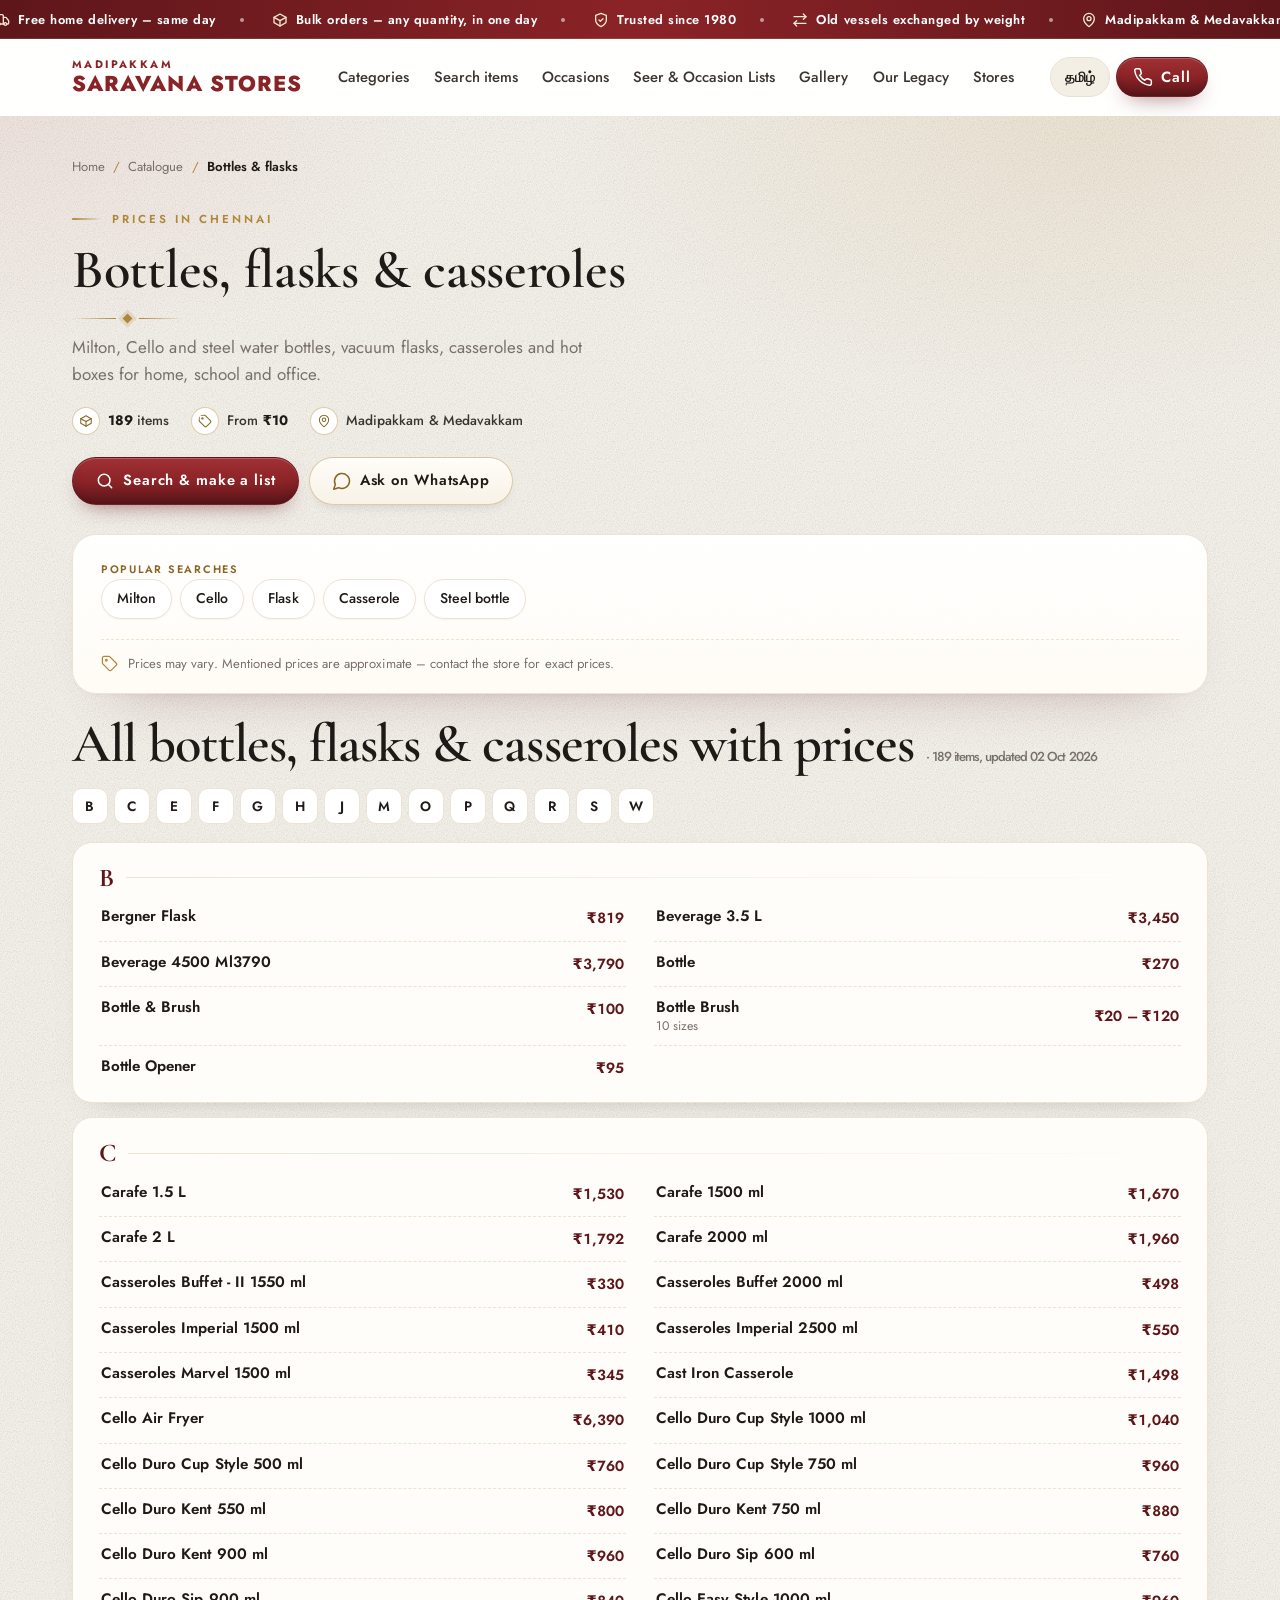
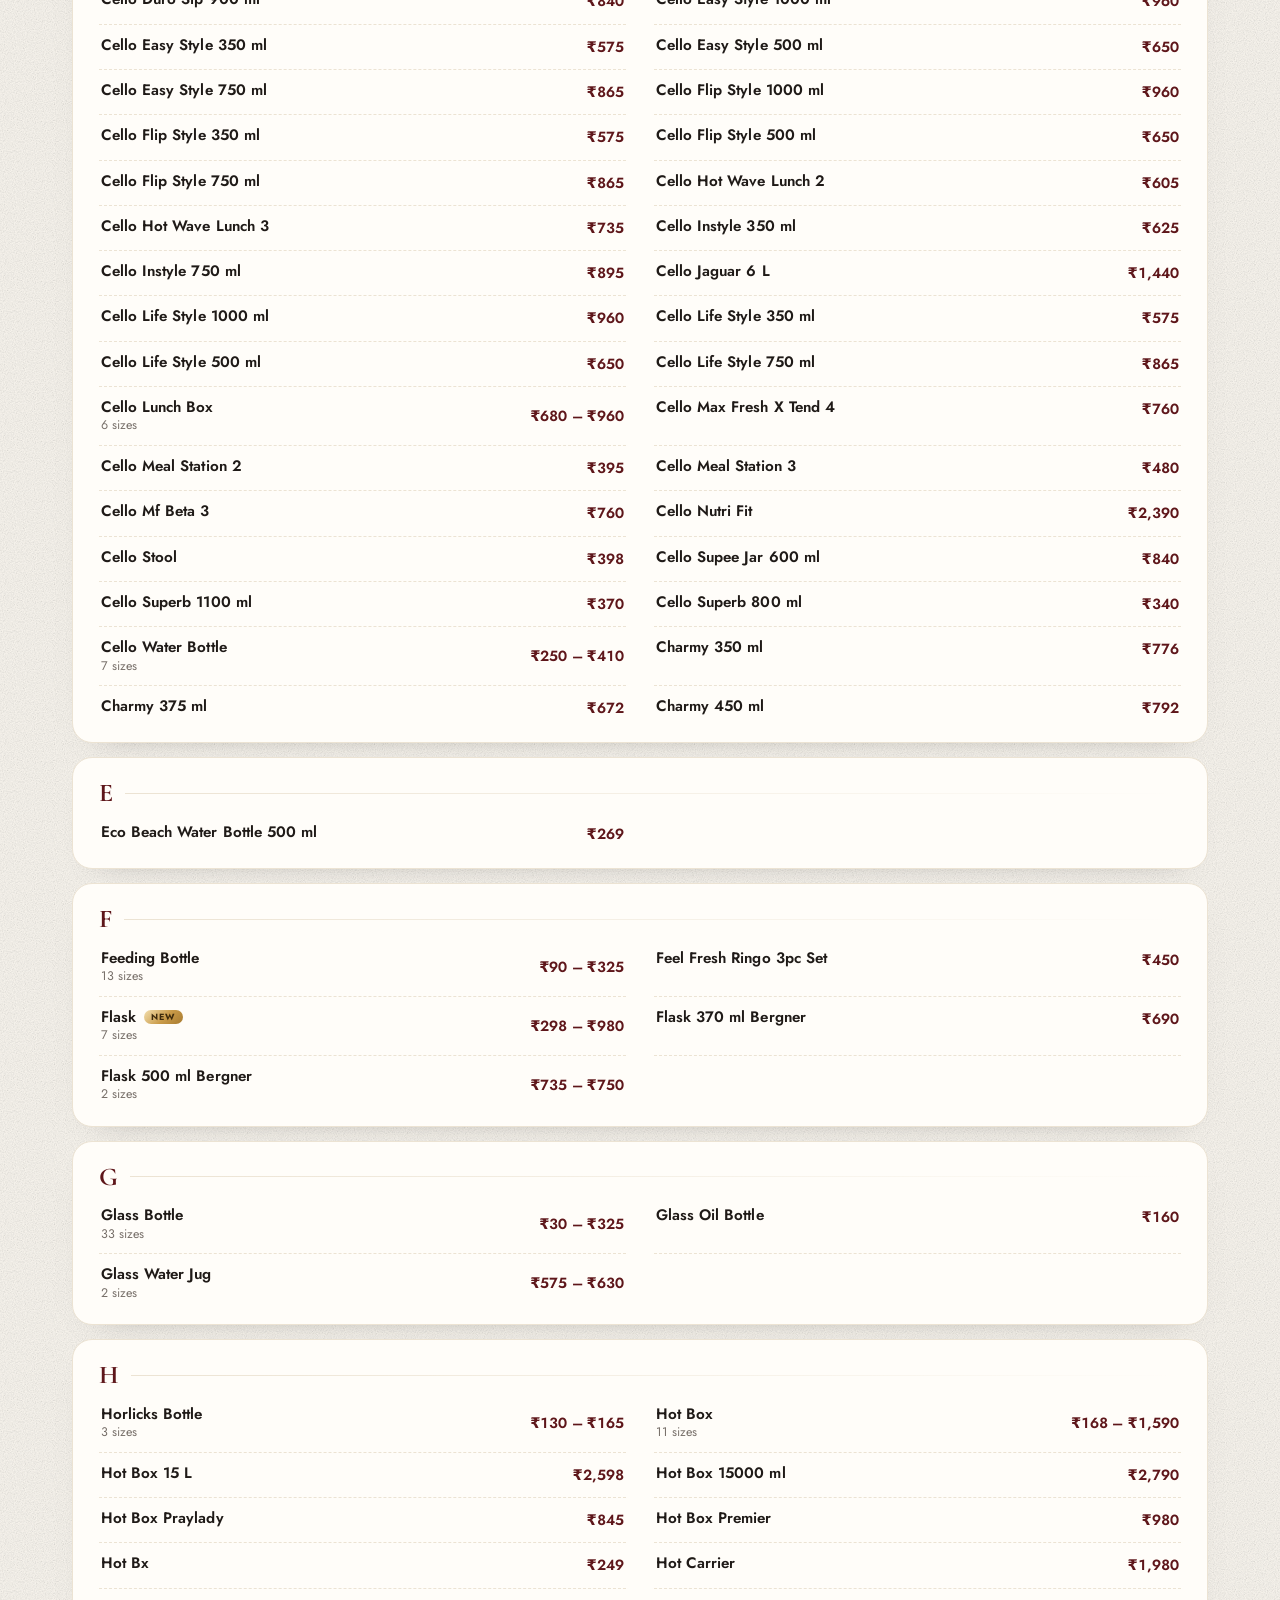
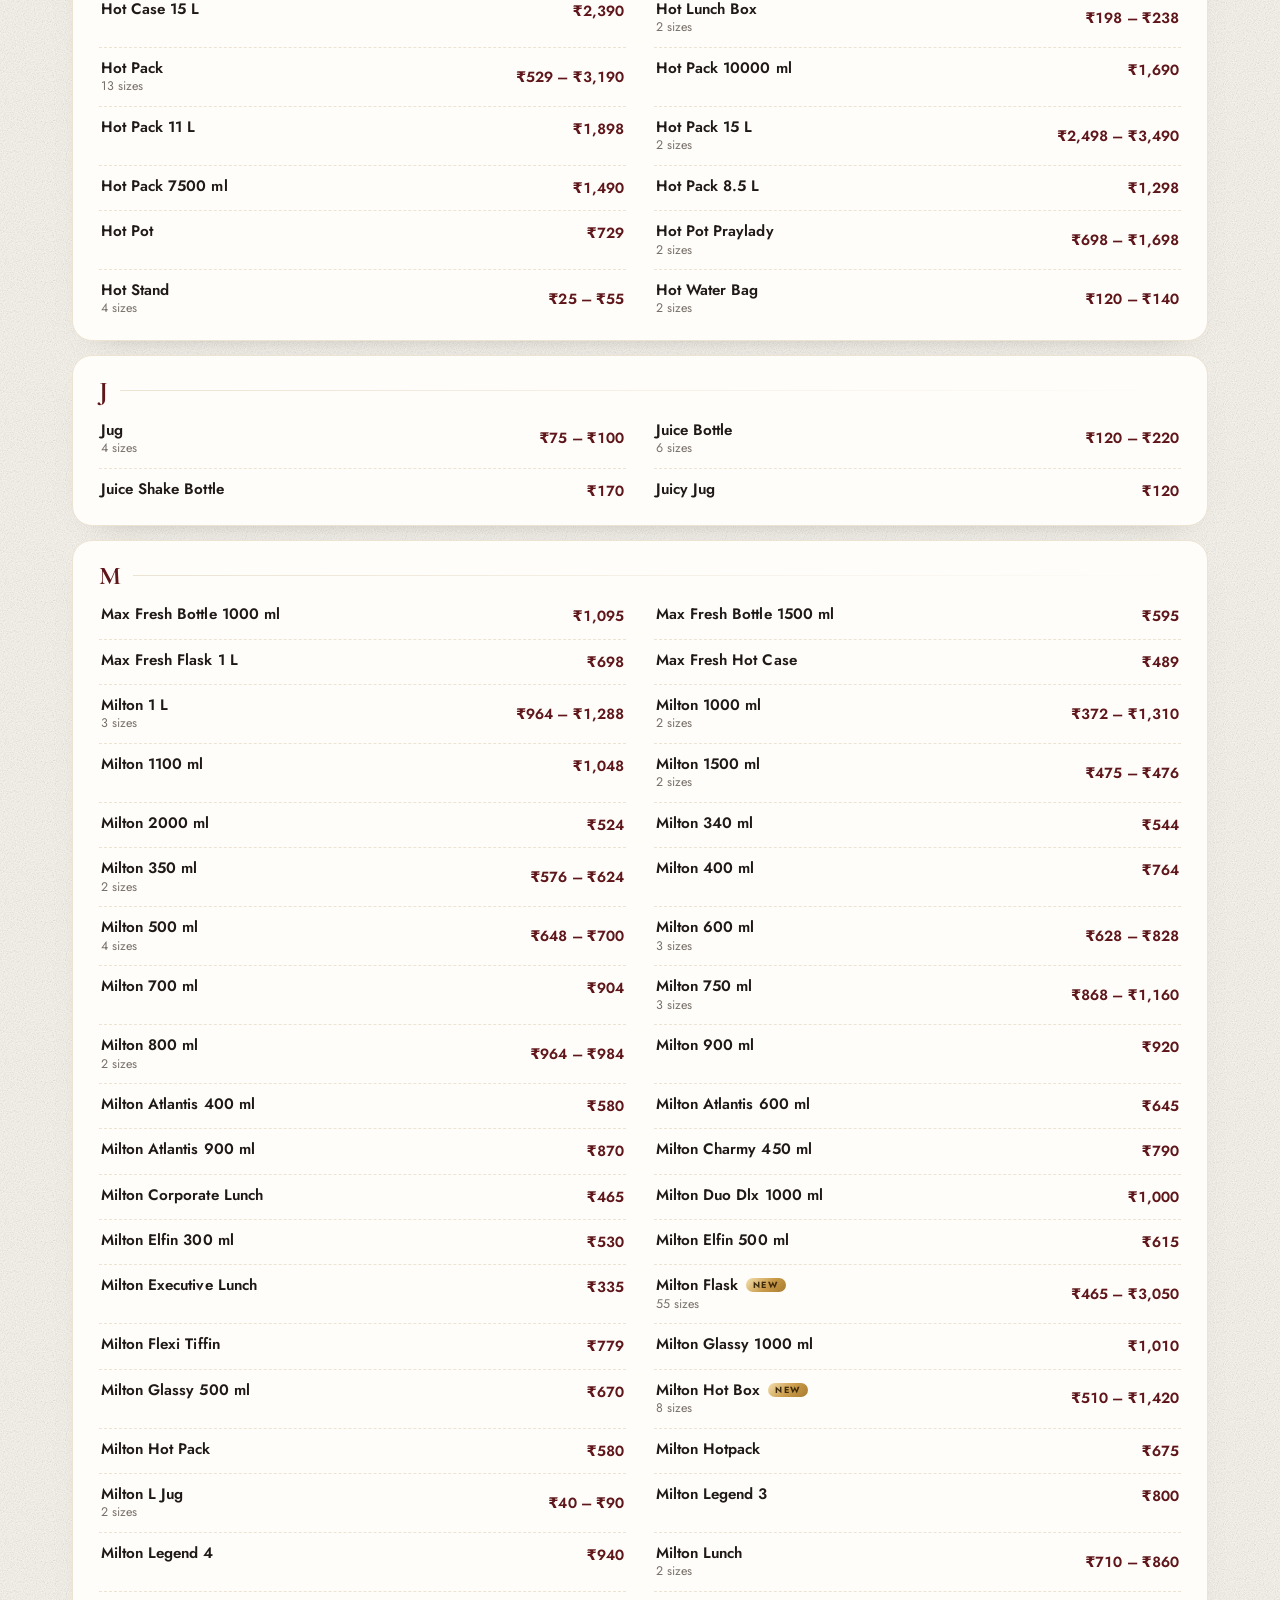
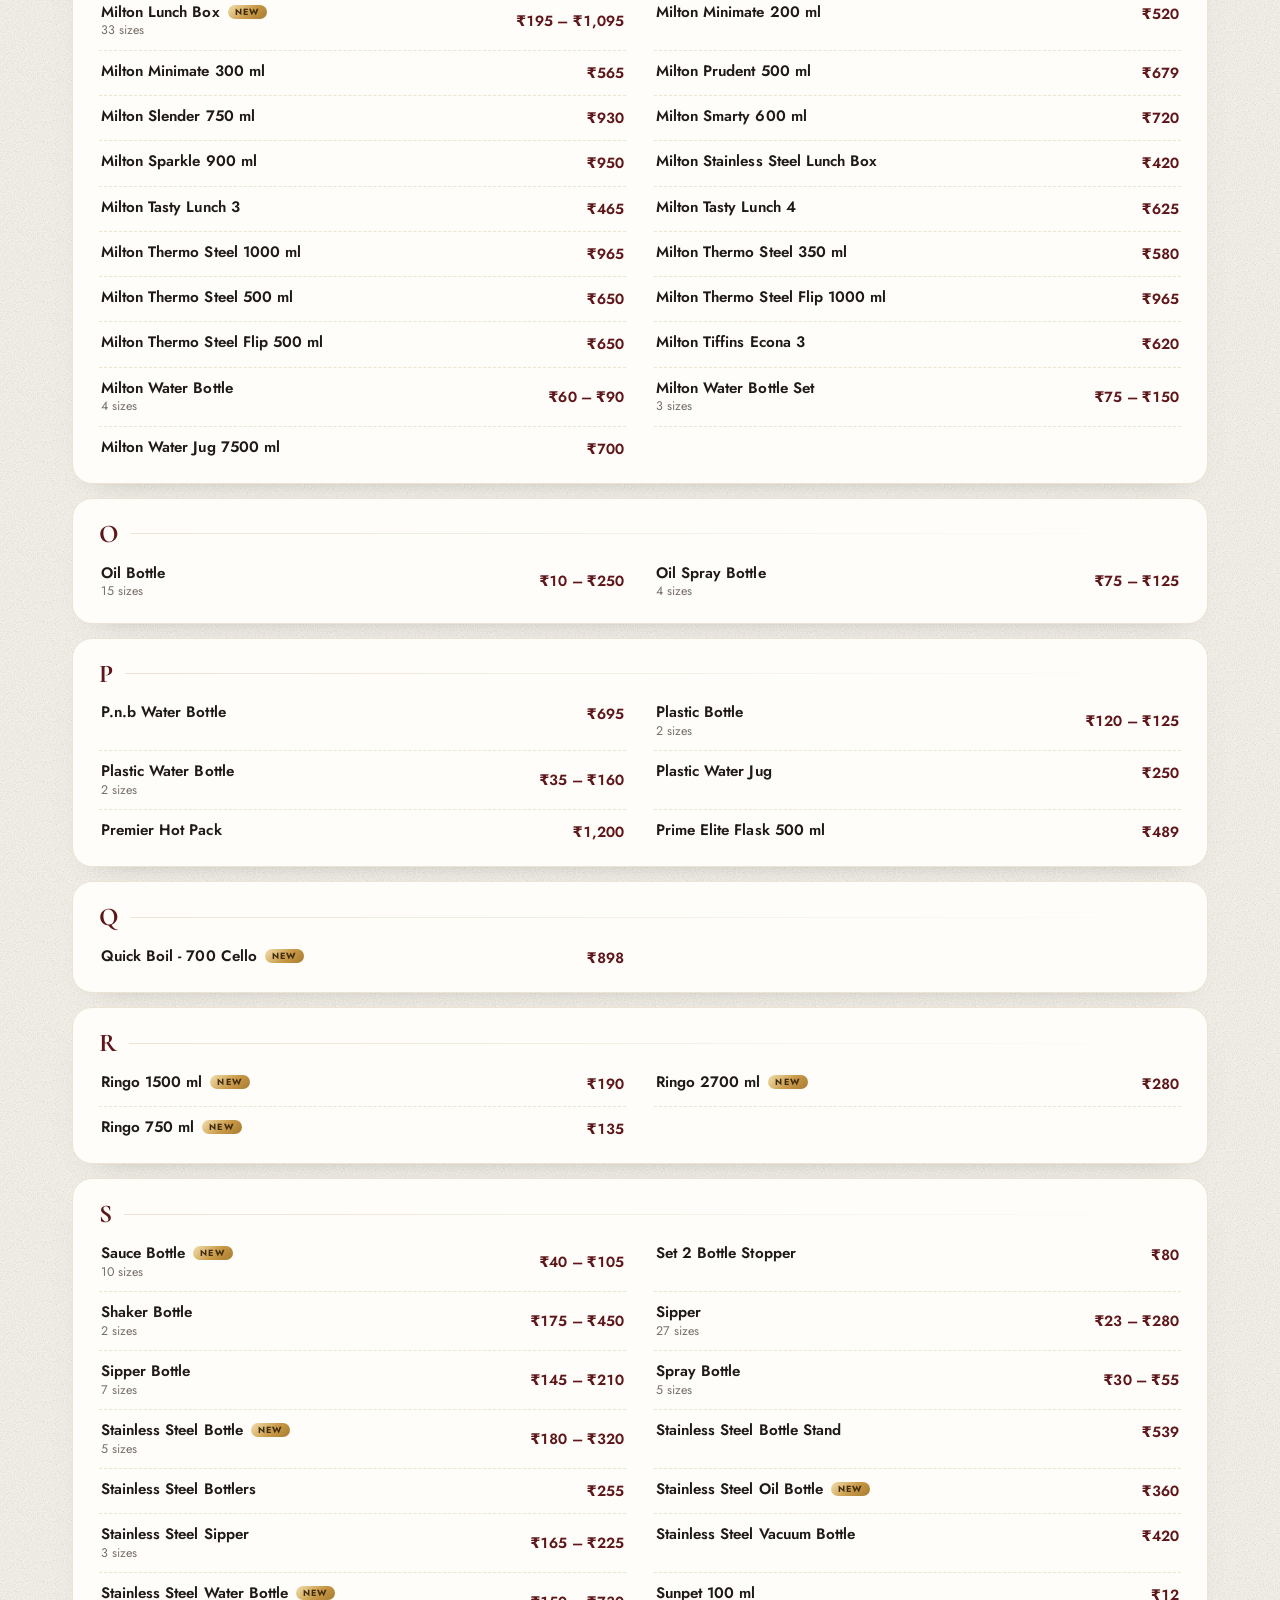
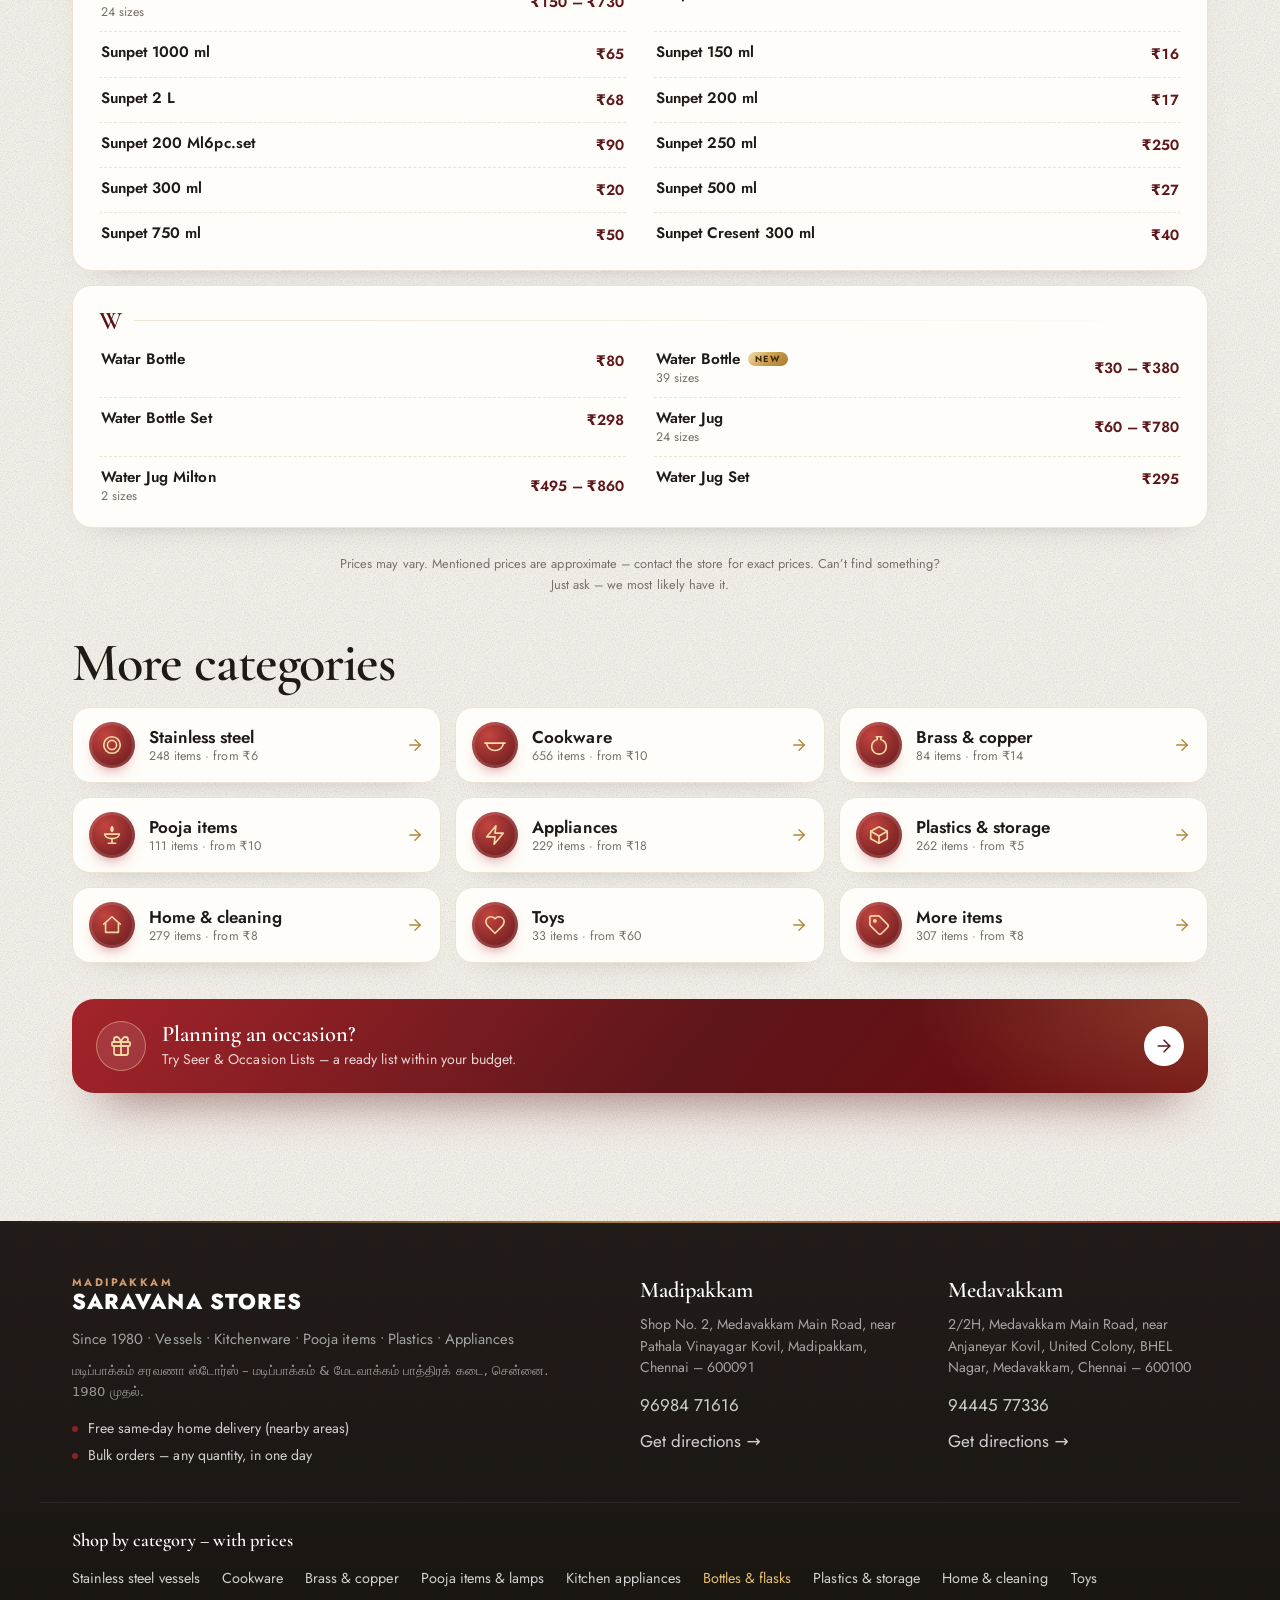
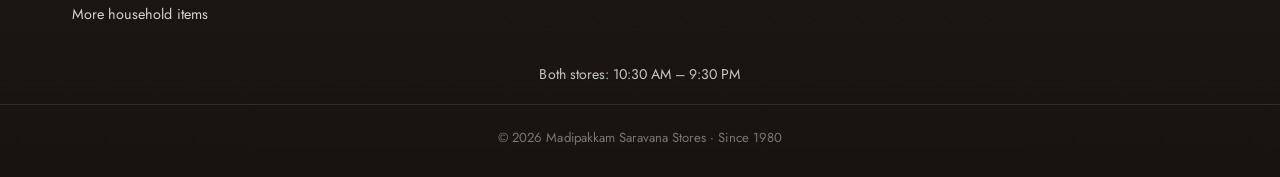
<file: bottles-flasks.html>
<!doctype html>
<!-- Generated by tools/build_pages.py from index.html + js/catalogue-data.js – edit those, not this file. -->
<html lang="en">
<head>
  <meta charset="utf-8">
  <meta name="viewport" content="width=device-width, initial-scale=1, viewport-fit=cover">
  <!-- Google tag (gtag.js). The tag itself loads just after the page has finished loading, so it doesn't
       slow down the first view; anything sent before that waits in dataLayer and is delivered then. -->
<script>
  window.dataLayer = window.dataLayer || [];
  function gtag(){dataLayer.push(arguments);}
  gtag('js', new Date());

  gtag('config', 'AW-18484151582');
  (function () {
    function loadTag() {
      var s = document.createElement('script');
      s.async = true;
      s.src = 'https://www.googletagmanager.com/gtag/js?id=AW-18484151582';
      document.head.appendChild(s);
    }
    if (document.readyState === 'complete') setTimeout(loadTag, 300);
    else addEventListener('load', function () { setTimeout(loadTag, 300); });
  })();
</script>
  <title>Bottles, Flasks &amp; Casseroles with Prices | Madipakkam Saravana Stores</title>
  <meta name="description" content="189 bottles &amp; flasks items with prices, from ₹10 – Milton and Cello bottles, flasks, casseroles. Madipakkam Saravana Stores, Madipakkam &amp; Medavakkam, Chennai. Since 1980.">
  <meta name="robots" content="index, follow, max-image-preview:large">
  <meta name="author" content="Madipakkam Saravana Stores">
  <meta name="theme-color" content="#8a2327">
  <meta name="format-detection" content="telephone=yes">

  <!-- Local SEO -->
  <meta name="geo.region" content="IN-TN">
  <meta name="geo.placename" content="Madipakkam, Medavakkam, Chennai">
  <meta name="geo.position" content="12.9704899;80.190356">
  <meta name="ICBM" content="12.9704899, 80.190356">

  <!-- The site's web address (tools/build_pages.py changes these for the other pages) -->
  <link rel="canonical" href="https://madipakkamsaravanastores.in/bottles-flasks.html">
  <meta property="og:url" content="https://madipakkamsaravanastores.in/bottles-flasks.html">

  <!-- Link previews on WhatsApp, Facebook and X -->
  <meta property="og:type" content="website">
  <meta property="og:site_name" content="Madipakkam Saravana Stores">
  <meta property="og:locale" content="en_IN">
  <meta property="og:locale:alternate" content="ta_IN">
  <meta property="og:title" content="Bottles, Flasks &amp; Casseroles with Prices | Madipakkam Saravana Stores">
  <meta property="og:description" content="189 bottles &amp; flasks items with prices, from ₹10 – Milton and Cello bottles, flasks, casseroles. Madipakkam Saravana Stores, Madipakkam &amp; Medavakkam, Chennai. Since 1980.">
  <meta property="og:image" content="https://madipakkamsaravanastores.in/images/share.jpg">
  <meta property="og:image:width" content="1200">
  <meta property="og:image:height" content="630">
  <meta property="og:image:alt" content="Madipakkam Saravana Stores – store front, since 1980">
  <meta name="twitter:card" content="summary_large_image">
  <meta name="twitter:title" content="Bottles, Flasks &amp; Casseroles with Prices | Madipakkam Saravana Stores">
  <meta name="twitter:description" content="189 bottles &amp; flasks items with prices, from ₹10 – Milton and Cello bottles, flasks, casseroles. Madipakkam Saravana Stores, Madipakkam &amp; Medavakkam, Chennai. Since 1980.">
  <meta name="twitter:image" content="https://madipakkamsaravanastores.in/images/share.jpg">

  <!-- Icons -->
  <link rel="icon" href="icons/favicon.svg" type="image/svg+xml">
  <link rel="icon" href="icons/favicon-32.png" sizes="32x32" type="image/png">
  <link rel="apple-touch-icon" href="icons/apple-touch-icon.png">
  <link rel="manifest" href="site.webmanifest">

  <link rel="preconnect" href="https://fonts.googleapis.com">
  <link rel="preconnect" href="https://fonts.gstatic.com" crossorigin>
  <link rel="preload" as="style" href="https://fonts.googleapis.com/css2?family=Cormorant+Garamond:ital,wght@0,500;0,600;0,700;1,500;1,600&family=Jost:wght@400;500;600;700&family=Anek+Tamil:wght@500;600;700&family=Mukta+Malar:wght@400;500;600;700&display=swap" onload="this.onload=null;this.rel='stylesheet'">
  <noscript><link rel="stylesheet" href="https://fonts.googleapis.com/css2?family=Cormorant+Garamond:ital,wght@0,500;0,600;0,700;1,500;1,600&family=Jost:wght@400;500;600;700&family=Anek+Tamil:wght@500;600;700&family=Mukta+Malar:wght@400;500;600;700&display=swap"></noscript>
  <!-- All of css/*.css in one file – built by tools/build_pages.py (edit the separate files, then run it) -->
  <link rel="stylesheet" href="css/site.min.css">
  <script>
    (function () {
      var nav = performance.getEntriesByType && performance.getEntriesByType('navigation')[0];
      // The splash intro plays once per visit: not after Back, and not when coming from another page of the site
      var back = nav && nav.type === 'back_forward';
      var seen = false;
      try { seen = sessionStorage.getItem('splashSeen') === '1'; } catch (e) {}
      var skip = back || seen;
      document.documentElement.classList.add('js', skip ? 'is-back' : 'js');
      // Start at the top on refresh (browsers otherwise jump back to where you were)
      if ('scrollRestoration' in history) history.scrollRestoration = 'manual';
      if (nav && nav.type === 'reload' && location.hash) history.replaceState(null, '', location.pathname + location.search);
    })();
  </script>
  <script type="application/ld+json">
{
 "@context": "https://schema.org",
 "@graph": [
  {
   "@type": "BreadcrumbList",
   "itemListElement": [
    {
     "@type": "ListItem",
     "position": 1,
     "name": "Home",
     "item": "https://madipakkamsaravanastores.in/"
    },
    {
     "@type": "ListItem",
     "position": 2,
     "name": "Catalogue",
     "item": "https://madipakkamsaravanastores.in/catalogue.html"
    },
    {
     "@type": "ListItem",
     "position": 3,
     "name": "Bottles & flasks",
     "item": "https://madipakkamsaravanastores.in/bottles-flasks.html"
    }
   ]
  },
  {
   "@type": "CollectionPage",
   "@id": "https://madipakkamsaravanastores.in/bottles-flasks.html",
   "url": "https://madipakkamsaravanastores.in/bottles-flasks.html",
   "name": "Bottles, Flasks & Casseroles with Prices",
   "description": "189 bottles & flasks items with prices, from ₹10 – Milton and Cello bottles, flasks, casseroles. Madipakkam Saravana Stores, Madipakkam & Medavakkam, Chennai. Since 1980.",
   "inLanguage": "en-IN",
   "dateModified": "2026-10-02",
   "isPartOf": {
    "@type": "WebSite",
    "name": "Madipakkam Saravana Stores",
    "url": "https://madipakkamsaravanastores.in/"
   },
   "publisher": {
    "@id": "https://madipakkamsaravanastores.in/#organization"
   },
   "mainEntity": {
    "@type": "ItemList",
    "numberOfItems": 189,
    "itemListElement": [
     {
      "@type": "ListItem",
      "position": 1,
      "name": "Bergner Flask"
     },
     {
      "@type": "ListItem",
      "position": 2,
      "name": "Beverage 3.5 L"
     },
     {
      "@type": "ListItem",
      "position": 3,
      "name": "Beverage 4500 Ml3790"
     },
     {
      "@type": "ListItem",
      "position": 4,
      "name": "Bottle"
     },
     {
      "@type": "ListItem",
      "position": 5,
      "name": "Bottle & Brush"
     },
     {
      "@type": "ListItem",
      "position": 6,
      "name": "Bottle Brush"
     },
     {
      "@type": "ListItem",
      "position": 7,
      "name": "Bottle Opener"
     },
     {
      "@type": "ListItem",
      "position": 8,
      "name": "Carafe 1.5 L"
     },
     {
      "@type": "ListItem",
      "position": 9,
      "name": "Carafe 1500 ml"
     },
     {
      "@type": "ListItem",
      "position": 10,
      "name": "Carafe 2 L"
     },
     {
      "@type": "ListItem",
      "position": 11,
      "name": "Carafe 2000 ml"
     },
     {
      "@type": "ListItem",
      "position": 12,
      "name": "Casseroles Buffet - II 1550 ml"
     },
     {
      "@type": "ListItem",
      "position": 13,
      "name": "Casseroles Buffet 2000 ml"
     },
     {
      "@type": "ListItem",
      "position": 14,
      "name": "Casseroles Imperial 1500 ml"
     },
     {
      "@type": "ListItem",
      "position": 15,
      "name": "Casseroles Imperial 2500 ml"
     },
     {
      "@type": "ListItem",
      "position": 16,
      "name": "Casseroles Marvel 1500 ml"
     },
     {
      "@type": "ListItem",
      "position": 17,
      "name": "Cast Iron Casserole"
     },
     {
      "@type": "ListItem",
      "position": 18,
      "name": "Cello Air Fryer"
     },
     {
      "@type": "ListItem",
      "position": 19,
      "name": "Cello Duro Cup Style 1000 ml"
     },
     {
      "@type": "ListItem",
      "position": 20,
      "name": "Cello Duro Cup Style 500 ml"
     },
     {
      "@type": "ListItem",
      "position": 21,
      "name": "Cello Duro Cup Style 750 ml"
     },
     {
      "@type": "ListItem",
      "position": 22,
      "name": "Cello Duro Kent 550 ml"
     },
     {
      "@type": "ListItem",
      "position": 23,
      "name": "Cello Duro Kent 750 ml"
     },
     {
      "@type": "ListItem",
      "position": 24,
      "name": "Cello Duro Kent 900 ml"
     },
     {
      "@type": "ListItem",
      "position": 25,
      "name": "Cello Duro Sip 600 ml"
     },
     {
      "@type": "ListItem",
      "position": 26,
      "name": "Cello Duro Sip 900 ml"
     },
     {
      "@type": "ListItem",
      "position": 27,
      "name": "Cello Easy Style 1000 ml"
     },
     {
      "@type": "ListItem",
      "position": 28,
      "name": "Cello Easy Style 350 ml"
     },
     {
      "@type": "ListItem",
      "position": 29,
      "name": "Cello Easy Style 500 ml"
     },
     {
      "@type": "ListItem",
      "position": 30,
      "name": "Cello Easy Style 750 ml"
     }
    ]
   }
  }
 ]
}
  </script>
</head>
<body>

<!-- Icon sprite -->
<svg width="0" height="0" style="position:absolute" aria-hidden="true">
  <defs>
    <symbol id="i-phone" viewBox="0 0 24 24"><path d="M22 16.92v3a2 2 0 0 1-2.18 2 19.8 19.8 0 0 1-8.63-3.07 19.5 19.5 0 0 1-6-6A19.8 19.8 0 0 1 2.12 4.18 2 2 0 0 1 4.11 2h3a2 2 0 0 1 2 1.72c.13.96.36 1.9.7 2.81a2 2 0 0 1-.45 2.11L8.09 9.91a16 16 0 0 0 6 6l1.27-1.27a2 2 0 0 1 2.11-.45c.91.34 1.85.57 2.81.7A2 2 0 0 1 22 16.92z"/></symbol>
    <symbol id="i-chat" viewBox="0 0 24 24"><path d="M7.9 20A9 9 0 1 0 4 16.1L2 22Z"/></symbol>
    <symbol id="i-pin" viewBox="0 0 24 24"><path d="M20 10c0 6-8 12-8 12s-8-6-8-12a8 8 0 0 1 16 0Z"/><circle cx="12" cy="10" r="3"/></symbol>
    <symbol id="i-nav" viewBox="0 0 24 24"><path d="M3 11 22 2l-9 19-2-8-8-2z"/></symbol>
    <symbol id="i-clock" viewBox="0 0 24 24"><circle cx="12" cy="12" r="10"/><path d="M12 6v6l4 2"/></symbol>
    <symbol id="i-truck" viewBox="0 0 24 24"><path d="M14 18V6a2 2 0 0 0-2-2H4a2 2 0 0 0-2 2v11a1 1 0 0 0 1 1h2"/><path d="M15 18H9"/><path d="M19 18h2a1 1 0 0 0 1-1v-3.65a1 1 0 0 0-.22-.62l-3.48-4.35A1 1 0 0 0 17.52 8H14"/><circle cx="17" cy="18" r="2"/><circle cx="7" cy="18" r="2"/></symbol>
    <symbol id="i-wrench" viewBox="0 0 24 24"><path d="M14.7 6.3a1 1 0 0 0 0 1.4l1.6 1.6a1 1 0 0 0 1.4 0l3.77-3.77a6 6 0 0 1-7.94 7.94l-6.91 6.91a2.12 2.12 0 0 1-3-3l6.91-6.91a6 6 0 0 1 7.94-7.94l-3.76 3.76z"/></symbol>
    <symbol id="i-gift" viewBox="0 0 24 24"><rect x="3" y="8" width="18" height="4" rx="1"/><path d="M12 8v13"/><path d="M19 12v7a2 2 0 0 1-2 2H7a2 2 0 0 1-2-2v-7"/><path d="M7.5 8a2.5 2.5 0 0 1 0-5C9.5 3 11 5 12 8c1-3 2.5-5 4.5-5a2.5 2.5 0 0 1 0 5"/></symbol>
    <symbol id="i-tag" viewBox="0 0 24 24"><path d="M12.59 2.59A2 2 0 0 0 11.17 2H4a2 2 0 0 0-2 2v7.17a2 2 0 0 0 .59 1.42l8.7 8.7a2.43 2.43 0 0 0 3.42 0l6.58-6.58a2.43 2.43 0 0 0 0-3.42z"/><circle cx="7.5" cy="7.5" r="1.2"/></symbol>
    <symbol id="i-eye" viewBox="0 0 24 24"><path d="M2.06 12.35a1 1 0 0 1 0-.7 10.75 10.75 0 0 1 19.88 0 1 1 0 0 1 0 .7 10.75 10.75 0 0 1-19.88 0"/><circle cx="12" cy="12" r="3"/></symbol>
    <symbol id="i-heart" viewBox="0 0 24 24"><path d="M19 14c1.49-1.46 3-3.21 3-5.5A5.5 5.5 0 0 0 16.5 3c-1.76 0-3 .5-4.5 2-1.5-1.5-2.74-2-4.5-2A5.5 5.5 0 0 0 2 8.5c0 2.3 1.5 4.05 3 5.5l7 7Z"/></symbol>
    <symbol id="i-arrow" viewBox="0 0 24 24"><path d="M5 12h14"/><path d="m12 5 7 7-7 7"/></symbol>
    <symbol id="i-check" viewBox="0 0 24 24"><path d="M20 6 9 17l-5-5"/></symbol>
    <symbol id="i-star" viewBox="0 0 24 24"><path d="M12 2.5l2.9 6.1 6.6.8-4.9 4.6 1.3 6.6L12 17.3l-5.9 3.3 1.3-6.6L2.5 9.4l6.6-.8z"/></symbol>
    <symbol id="i-menu" viewBox="0 0 24 24"><path d="M4 7h16M4 12h16M4 17h16"/></symbol>
    <symbol id="i-x" viewBox="0 0 24 24"><path d="M18 6 6 18M6 6l12 12"/></symbol>
    <symbol id="i-left" viewBox="0 0 24 24"><path d="m15 18-6-6 6-6"/></symbol>
    <symbol id="i-right" viewBox="0 0 24 24"><path d="m9 18 6-6-6-6"/></symbol>
    <symbol id="i-box" viewBox="0 0 24 24"><path d="M21 8 12 3 3 8v8l9 5 9-5Z"/><path d="m3 8 9 5 9-5"/><path d="M12 13v8"/></symbol>
    <symbol id="i-shield" viewBox="0 0 24 24"><path d="M12 22s8-4 8-10V5l-8-3-8 3v7c0 6 8 10 8 10Z"/><path d="m9 12 2 2 4-4"/></symbol>
    <symbol id="i-bolt" viewBox="0 0 24 24"><path d="M13 2 3 14h9l-1 8 10-12h-9l1-8z"/></symbol>
    <symbol id="i-search" viewBox="0 0 24 24"><circle cx="11" cy="11" r="7"/><path d="m20 20-3.5-3.5"/></symbol>
    <symbol id="i-plus" viewBox="0 0 24 24"><path d="M12 5v14M5 12h14"/></symbol>
    <symbol id="i-minus" viewBox="0 0 24 24"><path d="M5 12h14"/></symbol>
    <symbol id="i-list" viewBox="0 0 24 24"><path d="M9 6h11M9 12h11M9 18h11"/><path d="M4 6h.01M4 12h.01M4 18h.01"/></symbol>
    <symbol id="i-swap" viewBox="0 0 24 24"><path d="m17 3 4 4-4 4"/><path d="M3 7h18"/><path d="m7 21-4-4 4-4"/><path d="M21 17H3"/></symbol>
    <symbol id="i-trash" viewBox="0 0 24 24"><path d="M3 6h18"/><path d="M8 6V4h8v2"/><path d="m19 6-1 14H6L5 6"/></symbol>
    <symbol id="i-pot" viewBox="0 0 24 24"><path d="M9 3h6"/><path d="M10 3v3c-3 1-6 4-6 8a8 8 0 0 0 16 0c0-4-3-7-6-8V3"/></symbol>
    <symbol id="i-lamp" viewBox="0 0 24 24"><path d="M12 3c1.5 2 1.5 3.5 0 5-1.5-1.5-1.5-3 0-5z"/><path d="M4 11h16c0 3-3.5 5-8 5s-8-2-8-5z"/><path d="M12 16v4M8 21h8"/></symbol>
    <symbol id="i-pan" viewBox="0 0 24 24"><path d="M3 10h18c0 4.5-4 8-9 8s-9-3.5-9-8z"/><path d="M1 10h2M21 10h2"/></symbol>
    <symbol id="i-plate" viewBox="0 0 24 24"><circle cx="12" cy="12" r="9"/><circle cx="12" cy="12" r="5"/></symbol>
    <symbol id="i-bottle" viewBox="0 0 24 24"><path d="M10 2h4v3l2 3v12a2 2 0 0 1-2 2h-4a2 2 0 0 1-2-2V8l2-3z"/><path d="M8 12h8"/></symbol>
    <symbol id="i-home" viewBox="0 0 24 24"><path d="m3 11 9-8 9 8"/><path d="M5 10v10h14V10"/></symbol>
    <symbol id="p-agal" viewBox="0 0 24 24"><path d="M12 3.5c1.4 1.6 1.4 3 0 4.3-1.4-1.3-1.4-2.7 0-4.3z" style="fill:var(--if,none)"/><path d="M3.5 11.5h17c-.6 3.2-4 5.5-8.5 5.5s-7.9-2.3-8.5-5.5z" style="fill:var(--if,none)"/><path d="M12 7.8v3.7"/><path d="M9 17v2.5h6V17"/><path d="M7 21h10"/></symbol>
    <symbol id="p-kudam" viewBox="0 0 24 24"><path d="M9 2.8h6"/><path d="M10 2.8v2.6"/><path d="M14 2.8v2.6"/><path d="M10 5.4C6.4 6.5 4.5 9.6 4.5 13a7.5 7.5 0 0 0 15 0c0-3.4-1.9-6.5-5.5-7.6z" style="fill:var(--if,none)"/><path d="M5.3 11.3h13.4" opacity=".55"/></symbol>
    <symbol id="p-plate" viewBox="0 0 24 24"><circle cx="12" cy="12" r="9" style="fill:var(--if,none)"/><circle cx="12" cy="12" r="5.5"/><path d="M8.5 7.6a5.5 5.5 0 0 1 3.5-1.1" opacity=".6"/></symbol>
    <symbol id="p-bottle" viewBox="0 0 24 24"><path d="M9.5 2.5h5v2.8l2 3V20a2 2 0 0 1-2 2h-5a2 2 0 0 1-2-2V8.3l2-3z" style="fill:var(--if,none)"/><path d="M9.5 5.3h5"/><path d="M7.5 12h9M7.5 16h9" opacity=".55"/></symbol>
    <symbol id="p-kadai" viewBox="0 0 24 24"><path d="M3.5 10h17c0 4.6-3.8 8-8.5 8s-8.5-3.4-8.5-8z" style="fill:var(--if,none)"/><path d="M2.5 10h19"/><path d="M1 8.6 3 10M23 8.6 21 10"/><path d="M6 13.2h12" opacity=".55"/></symbol>
    <symbol id="p-agarbathi" viewBox="0 0 24 24"><path d="M4.5 21h15"/><path d="M7.5 21c0-2.3 2-3.8 4.5-3.8s4.5 1.5 4.5 3.8z" style="fill:var(--if,none)"/><path d="M12 17.2V8.2M10.3 17.4 7.4 9M13.7 17.4 16.6 9"/><path d="M12 8.2c.7-.8.7-1.6 0-2.4-.7.8-.7 1.6 0 2.4z" style="fill:var(--if,none)"/><path d="M7.4 9c.4-.9.2-1.7-.6-2.3-.4.9-.2 1.7.6 2.3z" style="fill:var(--if,none)"/><path d="M16.6 9c-.4-.9-.2-1.7.6-2.3.4.9.2 1.7-.6 2.3z" style="fill:var(--if,none)"/><path d="M12 5c-.9-.9.9-1.8 0-2.9M6.4 6.1c-.9-.8.4-1.8-.4-2.8M17.6 6.1c.9-.8-.4-1.8.4-2.8" opacity=".55"/></symbol>
    <symbol id="p-perfume" viewBox="0 0 24 24"><rect x="7" y="10" width="11" height="11" rx="2.6" style="fill:var(--if,none)"/><path d="M10.3 10V7.6h4.4V10"/><rect x="9.6" y="5.2" width="5.8" height="2.4" rx=".8" style="fill:var(--if,none)"/><path d="M9.6 6.4H7.4"/><path d="M5 4.6h.01M4 6.4h.01M5 8.2h.01M2.6 5.4h.01M2.6 7.4h.01" stroke-width="2.2"/><path d="M15.4 6.4h2.2c1.4 0 2.1-.9 2.4-2"/><circle cx="20.4" cy="3" r="1.3" style="fill:var(--if,none)"/><path d="M9.5 14.5h6" opacity=".55"/><path d="M9.5 17.2h3.5" opacity=".4"/></symbol>
    <symbol id="p-chimta" viewBox="0 0 24 24"><circle cx="12" cy="3.6" r="1.6"/><path d="M11 5 6.2 19.6a1 1 0 0 0 .7 1.3l.6.1a1 1 0 0 0 1.1-.6L12.4 6" style="fill:var(--if,none)"/><path d="M13 5l4.8 14.6a1 1 0 0 1-.7 1.3l-.6.1a1 1 0 0 1-1.1-.6L11.6 6" style="fill:var(--if,none)"/><path d="M8.8 12.5l2.1.6M15.2 12.5l-2.1.6" opacity=".55"/></symbol>
    <symbol id="p-board" viewBox="0 0 24 24"><rect x="2.5" y="7.5" width="15" height="13" rx="3" style="fill:var(--if,none)"/><circle cx="5.6" cy="10.6" r="1"/><path d="M5 17.5h7" opacity=".5"/><path d="M9.2 16.2 7 18.4"/><path d="M9.2 16.2 20.3 5.1c.5 3.3-1.4 6.5-6.3 8.9z" style="fill:var(--if,none)"/></symbol>
    <symbol id="p-clock" viewBox="0 0 24 24"><circle cx="12" cy="12" r="9" style="fill:var(--if,none)"/><circle cx="12" cy="12" r="7" opacity=".45"/><path d="M12 3.8v1.6M12 18.6v1.6M3.8 12h1.6M18.6 12h1.6"/><path d="M12 7.4V12l3.2 2"/><circle cx="12" cy="12" r=".8"/></symbol>
    <symbol id="p-clothstand" viewBox="0 0 24 24"><path d="M2.5 6.5h19"/><path d="M4 6.5 5.3 20M20 6.5 18.7 20"/><path d="M5.3 20l3.3-4.2 3.4 4.2 3.4-4.2 3.3 4.2"/><path d="M5.6 6.5h4.2v6.8L7.7 12.2l-2.1 1.1z" style="fill:var(--if,none)"/><path d="M13 6.5l-1.8 1.9 1.3 1.1V14h5.6V9.5l1.3-1.1-1.8-1.9h-1.3a1.5 1.5 0 0 1-3 0z" style="fill:var(--if,none)"/></symbol>
    <symbol id="p-milkboiler" viewBox="0 0 24 24"><path d="M5 9h12v8.5A3.5 3.5 0 0 1 13.5 21h-5A3.5 3.5 0 0 1 5 17.5z" style="fill:var(--if,none)"/><path d="M4 9h14"/><path d="M5 10.5 2.6 9.2"/><path d="M8 9c0-1.6 1.3-2.6 3-2.6s3 1 3 2.6"/><path d="M11 6.4V4.6"/><path d="M9.6 4.6h2.8"/><path d="M17 12h2.5"/><path d="M7 14.5h8" opacity=".5"/></symbol>
    <symbol id="p-strainer" viewBox="0 0 24 24"><circle cx="9" cy="11" r="6.2" style="fill:var(--if,none)"/><path d="M15.2 11H22"/><path d="M5.6 8.2l6.8 5.6M5.6 13.8l6.8-5.6M3.8 11h10.4M9 5.8v10.4" opacity=".45"/></symbol>
    <symbol id="p-coffeefilter" viewBox="0 0 24 24"><rect x="7" y="3.5" width="10" height="6" rx="1" style="fill:var(--if,none)"/><path d="M6 9.5h12"/><path d="M7 9.5v9A2.5 2.5 0 0 0 9.5 21h5a2.5 2.5 0 0 0 2.5-2.5v-9" style="fill:var(--if,none)"/><circle cx="12" cy="2.3" r=".9"/><path d="M9 6.5h6M8.5 14.5h7" opacity=".5"/></symbol>
    <symbol id="p-press" viewBox="0 0 24 24"><rect x="7.5" y="6" width="9" height="12" rx="1" style="fill:var(--if,none)"/><path d="M6.5 6h11M6.5 18h11"/><path d="M12 6V2.5"/><path d="M8.5 2.5h7"/><path d="M10 18l-.6 3.2M12 18v3.5M14 18l.6 3.2" opacity=".65"/><path d="M7.5 12h9" opacity=".45"/></symbol>
    <symbol id="p-mould" viewBox="0 0 24 24"><path d="M3 10h18l-2 9H5z" style="fill:var(--if,none)"/><path d="M3 10c1.5-2 3-2 4.5 0s3 2 4.5 0 3-2 4.5 0 3 2 4.5 0"/><path d="M7 10.8l1 8.2M12 11v8M17 10.8 16 19" opacity=".5"/></symbol>
    <symbol id="p-rolling" viewBox="0 0 24 24"><circle cx="11.5" cy="14.5" r="6.8" style="fill:var(--if,none)"/><path d="M5 9.5 18.5 6" stroke-width="2.6"/><path d="M2.4 10.2l2.2-.6M18.9 5.9l2.2-.6"/></symbol>
    <symbol id="p-manai" viewBox="0 0 24 24"><rect x="3" y="9" width="18" height="4" rx="1.3" style="fill:var(--if,none)"/><path d="M5 13v4.5M19 13v4.5M8.5 13v2.5M15.5 13v2.5"/><path d="M6 11h12" opacity=".5"/></symbol>
    <symbol id="p-arivalmanai" viewBox="0 0 24 24"><rect x="3" y="17.5" width="16" height="3.2" rx="1" style="fill:var(--if,none)"/><path d="M8.5 17.5V9.5c0-3.4 2.6-6 6.2-6.4-1.2 3-2.2 5.4-2.2 8.6v5.8" style="fill:var(--if,none)"/><path d="M10.5 12h2" opacity=".5"/></symbol>
    <symbol id="p-muram" viewBox="0 0 24 24"><path d="M3.5 8.5h17l-1.6 9.4a2 2 0 0 1-2 1.6H7.1a2 2 0 0 1-2-1.6z" style="fill:var(--if,none)"/><path d="M3.5 8.5c3 2.2 14 2.2 17 0"/><path d="M8 12.5l.8 5M12 12.8v4.8M16 12.5l-.8 5" opacity=".45"/></symbol>
    <symbol id="p-churner" viewBox="0 0 24 24"><path d="M12 2.5v13"/><path d="M8.5 6.5h7"/><circle cx="12" cy="16" r="1.7" style="fill:var(--if,none)"/><path d="M12 17.7v3.8M10.4 16.6l-3.6 3.2M13.6 16.6l3.6 3.2M10.3 15.6 6.3 14.6M13.7 15.6l4-1"/></symbol>
    <symbol id="p-ural" viewBox="0 0 24 24"><path d="M5 11h14l-1.5 6.5A3 3 0 0 1 14.6 20H9.4a3 3 0 0 1-2.9-2.5z" style="fill:var(--if,none)"/><path d="M4 11h16"/><path d="M14 11 18.4 3.6"/><circle cx="18.8" cy="3" r="1.3" style="fill:var(--if,none)"/><path d="M8 20.8h8"/></symbol>
    <symbol id="p-lighter" viewBox="0 0 24 24"><path d="M2.5 8.5h11l2-1.5h4v5h-4l-2-1.5h-11z" style="fill:var(--if,none)"/><path d="M7.5 10.5v7a1.5 1.5 0 0 0 1.5 1.5h1a1.5 1.5 0 0 0 1.5-1.5v-7"/><path d="M21 8l1.5-1M21 11.5l1.5 1" opacity=".6"/></symbol>
    <symbol id="p-cylinder" viewBox="0 0 24 24"><path d="M7 7.5h10v11a2.5 2.5 0 0 1-2.5 2.5h-5A2.5 2.5 0 0 1 7 18.5z" style="fill:var(--if,none)"/><path d="M7 7.5c0-2 2.2-3 5-3s5 1 5 3"/><path d="M10.5 4.5V2.8h3v1.7"/><path d="M7 12.5h10" opacity=".5"/></symbol>
    <symbol id="p-fan" viewBox="0 0 24 24"><circle cx="12" cy="9" r="6.5" style="fill:var(--if,none)"/><circle cx="12" cy="9" r="1.2"/><path d="M12 7.8c-.5-2.2.3-3.6 1.8-4M13.1 9.7c2 1 2.6 2.6 1.8 4M10.9 9.4c-2.1-.5-3.3.3-3.9 1.8" opacity=".75"/><path d="M12 15.5V20"/><path d="M8 21h8"/></symbol>
    <symbol id="p-heater" viewBox="0 0 24 24"><rect x="6.5" y="3" width="11" height="16" rx="3" style="fill:var(--if,none)"/><path d="M9.5 19v2M14.5 19v2"/><circle cx="12" cy="7.8" r="1.8"/><path d="M12 11.8c-1.3 1.5-1.3 2.9 0 3.9 1.3-1 1.3-2.4 0-3.9z"/></symbol>
    <symbol id="p-scale" viewBox="0 0 24 24"><rect x="3" y="12" width="18" height="8" rx="2" style="fill:var(--if,none)"/><path d="M5 12l1.5-6h11L19 12"/><rect x="9" y="15" width="6" height="2.5" rx=".6"/><path d="M8 8.8h8" opacity=".5"/></symbol>
    <symbol id="p-oven" viewBox="0 0 24 24"><rect x="2.5" y="5" width="19" height="14" rx="2" style="fill:var(--if,none)"/><rect x="5" y="7.5" width="10" height="9" rx="1"/><path d="M18 8.5h.01M18 11.5h.01M18 14.5h.01" stroke-width="2.4"/><path d="M5 21h2M17 21h2"/></symbol>
    <symbol id="p-toaster" viewBox="0 0 24 24"><path d="M3.5 11a4 4 0 0 1 4-4h9a4 4 0 0 1 4 4v8h-17z" style="fill:var(--if,none)"/><path d="M8.5 7V4h3v3M12.5 7V3.5h3V7"/><path d="M20.5 12H22"/><path d="M6 15h11" opacity=".5"/></symbol>
    <symbol id="p-iron" viewBox="0 0 24 24"><path d="M3 17h17.5c0-5-2.5-8-7-8H9a6 6 0 0 0-6 6z" style="fill:var(--if,none)"/><path d="M9 9c0-2 1.5-3.5 3.5-3.5H17"/><path d="M7 13.5h.01M10 13.5h.01M13 13.5h.01" stroke-width="2"/><path d="M3 20h17.5" opacity=".5"/></symbol>
    <symbol id="p-hairdryer" viewBox="0 0 24 24"><path d="M3 9a5 5 0 0 1 5-5h9l3 1.5v7L17 14H8a5 5 0 0 1-5-5z" style="fill:var(--if,none)"/><circle cx="8" cy="9" r="2"/><path d="m10 14-1 6.5a1 1 0 0 0 1 1.2h1.5a1 1 0 0 0 1-.9L13 14"/><path d="M21.5 7.5h1M21.5 10.5h1" opacity=".6"/></symbol>
    <symbol id="p-plug" viewBox="0 0 24 24"><path d="M8.5 2.5v4.5M15.5 2.5v4.5"/><path d="M6 7h12v4a6 6 0 0 1-12 0z" style="fill:var(--if,none)"/><path d="M12 17v4.5"/></symbol>
    <symbol id="p-mat" viewBox="0 0 24 24"><path d="M3 8h13v11H3z" style="fill:var(--if,none)"/><circle cx="18.5" cy="10.5" r="2.5"/><path d="M16 8h2.5M16 13h2.5"/><path d="M5 11h9M5 14h9M5 17h9" opacity=".45"/></symbol>
    <symbol id="p-bed" viewBox="0 0 24 24"><path d="M3 19V8"/><path d="M3 13.5h18v5.5"/><path d="M3 17h18" opacity=".5"/><rect x="5" y="10" width="5" height="3.5" rx="1.5" style="fill:var(--if,none)"/><path d="M11 13.5v-2a1.5 1.5 0 0 1 1.5-1.5H19a2 2 0 0 1 2 2v1.5" style="fill:var(--if,none)"/></symbol>
    <symbol id="p-pillow" viewBox="0 0 24 24"><path d="M4 8c2-2 14-2 16 0 1 3 1 6 0 9-2 2-14 2-16 0-1-3-1-6 0-9z" style="fill:var(--if,none)"/><path d="M7.5 11c3-1 6-1 9 0" opacity=".5"/></symbol>
    <symbol id="p-cradle" viewBox="0 0 24 24"><path d="M12 2.5v4"/><path d="M12 6.5 5 11M12 6.5l7 4.5"/><path d="M4 11h16c-.5 4-3.8 7-8 7s-7.5-3-8-7z" style="fill:var(--if,none)"/><path d="M7.5 14h9" opacity=".5"/></symbol>
    <symbol id="p-net" viewBox="0 0 24 24"><path d="M12 3 4 19h16z" style="fill:var(--if,none)"/><path d="M12 3v16M8.4 10.5 7 19M15.6 10.5 17 19" opacity=".5"/><path d="M3 21h18"/><circle cx="12" cy="2.4" r=".8"/></symbol>
    <symbol id="p-spray" viewBox="0 0 24 24"><path d="M8 10h7l1 2v8a1.5 1.5 0 0 1-1.5 1.5h-6A1.5 1.5 0 0 1 7 20v-8z" style="fill:var(--if,none)"/><path d="M9 10V7.5h5V10"/><path d="M8.5 7.5H15l2.5 1"/><path d="M14 7.5V5H9.5"/><path d="M20 5.5h.01M21.5 7.5h.01M20 9.5h.01" stroke-width="2.2"/><path d="M7.5 15h8" opacity=".5"/></symbol>
    <symbol id="p-cleaner" viewBox="0 0 24 24"><path d="M6.5 9 8.5 6.5h4l1.5 1.5h3.5A1.5 1.5 0 0 1 19 9.5V20a1.5 1.5 0 0 1-1.5 1.5H8A1.5 1.5 0 0 1 6.5 20z" style="fill:var(--if,none)"/><path d="M9 6.5V4h3.5v2.5"/><path d="M14.5 10h2.5v3.5h-2.5"/><path d="M6.5 15.5H19" opacity=".5"/></symbol>
    <symbol id="p-soap" viewBox="0 0 24 24"><rect x="3.5" y="11" width="14" height="8" rx="3" style="fill:var(--if,none)"/><path d="M6.5 14.5h8" opacity=".5"/><circle cx="17.5" cy="6.5" r="2.2"/><circle cx="13" cy="5.5" r="1.3"/><circle cx="20.3" cy="10.2" r="1"/></symbol>
    <symbol id="p-mirror" viewBox="0 0 24 24"><ellipse cx="12" cy="9.5" rx="6" ry="7.5" style="fill:var(--if,none)"/><path d="M9.5 6.5c.8-1.5 2-2.3 3.5-2.4" opacity=".6"/><path d="M12 17v3M8 21h8"/></symbol>
    <symbol id="p-comb" viewBox="0 0 24 24"><path d="M3 8.5h18v4.5H3z" style="fill:var(--if,none)"/><path d="M5 13v6.5M7.5 13v6.5M10 13v6.5M12.5 13v6.5M15 13v6.5M17.5 13v6.5M20 13v6.5"/></symbol>
    <symbol id="p-towel" viewBox="0 0 24 24"><path d="M4 8h14a2 2 0 0 1 2 2v1H6a2 2 0 0 0-2 2z" style="fill:var(--if,none)"/><path d="M4 13a2 2 0 0 1 2-2h14v8H6a2 2 0 0 1-2-2z" style="fill:var(--if,none)"/><path d="M8 15h9" opacity=".5"/></symbol>
    <symbol id="p-ladder" viewBox="0 0 24 24"><path d="M7 3 5 21M17 3l2 18"/><path d="M6.6 7h10.8M6.1 11.5h11.8M5.6 16h12.8"/></symbol>
    <symbol id="p-lock" viewBox="0 0 24 24"><rect x="5" y="10" width="14" height="11" rx="2" style="fill:var(--if,none)"/><path d="M8 10V7a4 4 0 0 1 8 0v3"/><circle cx="12" cy="15" r="1.4"/><path d="M12 16.4V18"/></symbol>
    <symbol id="p-hanger" viewBox="0 0 24 24"><path d="M12 8.5v-1a2 2 0 1 0-2-2"/><path d="M12 8.5 2.8 15.2A1.5 1.5 0 0 0 3.7 18h16.6a1.5 1.5 0 0 0 .9-2.8z" style="fill:var(--if,none)"/></symbol>
    <symbol id="p-clip" viewBox="0 0 24 24"><path d="M8.5 3h3l-.8 18H8.5z" style="fill:var(--if,none)"/><path d="M12.5 3h3L13.5 21h-2.2z" style="fill:var(--if,none)"/><circle cx="11.2" cy="12" r="1.3"/></symbol>
    <symbol id="p-rack" viewBox="0 0 24 24"><path d="M5 3v18M19 3v18"/><path d="M5 7.5h14M5 13h14M5 18.5h14"/><rect x="7" y="4.5" width="3" height="3" rx=".5" style="fill:var(--if,none)"/><rect x="12" y="9.5" width="4.5" height="3.5" rx=".5" style="fill:var(--if,none)"/><rect x="7.5" y="15" width="5" height="3.5" rx=".5" style="fill:var(--if,none)"/></symbol>
    <symbol id="p-bag" viewBox="0 0 24 24"><path d="M5 8h14l-1 13H6z" style="fill:var(--if,none)"/><path d="M9 8V6a3 3 0 0 1 6 0v2"/><path d="M8 12.5h8" opacity=".5"/></symbol>
    <symbol id="p-dustbin" viewBox="0 0 24 24"><path d="M6 8h12l-1.2 12a1.5 1.5 0 0 1-1.5 1.3H8.7a1.5 1.5 0 0 1-1.5-1.3z" style="fill:var(--if,none)"/><path d="M5 8h14"/><path d="M6 8c0-2.5 2.7-4 6-4s6 1.5 6 4"/><path d="M10 11.5V18M14 11.5V18" opacity=".5"/><path d="M3.5 21.5h3"/></symbol>
    <symbol id="p-oilcan" viewBox="0 0 24 24"><path d="M6 9h10v10.5a1.5 1.5 0 0 1-1.5 1.5h-7A1.5 1.5 0 0 1 6 19.5z" style="fill:var(--if,none)"/><path d="M8.5 9V6.5a2.5 2.5 0 0 1 5 0V9"/><path d="M16 11.5 21 7.5"/><path d="M6 14.5h10" opacity=".5"/></symbol>
    <symbol id="p-funnel" viewBox="0 0 24 24"><path d="M3.5 5h17l-6.5 8v6.5l-4 2V13z" style="fill:var(--if,none)"/><path d="M3 5h18"/></symbol>
    <symbol id="p-car" viewBox="0 0 24 24"><path d="M3 15v-3l2.5-4.5h9L18 12h2.5a1 1 0 0 1 1 1v2z" style="fill:var(--if,none)"/><circle cx="7.5" cy="16" r="2"/><circle cx="16.5" cy="16" r="2"/><path d="M6.5 11.5h10M11 7.5v4" opacity=".5"/></symbol>
    <symbol id="p-ball" viewBox="0 0 24 24"><circle cx="12" cy="12" r="8.5" style="fill:var(--if,none)"/><path d="M4 9.5c4.5 1.5 11.5 1.5 16 0M4 14.5c4.5-1.5 11.5-1.5 16 0" opacity=".6"/></symbol>
    <symbol id="p-racket" viewBox="0 0 24 24"><ellipse cx="9.5" cy="9" rx="5.5" ry="6" style="fill:var(--if,none)"/><path d="M13.5 13.5 20.5 20.5"/><path d="M5.2 7h8.6M4.5 10h10M8 3.4v11.2M11 3.4v11.2" opacity=".45"/></symbol>
    <symbol id="p-game" viewBox="0 0 24 24"><rect x="3.5" y="3.5" width="17" height="17" rx="3.5" style="fill:var(--if,none)"/><circle cx="8" cy="8" r="1.2"/><circle cx="16" cy="8" r="1.2"/><circle cx="12" cy="12" r="1.2"/><circle cx="8" cy="16" r="1.2"/><circle cx="16" cy="16" r="1.2"/></symbol>
    <symbol id="p-toy" viewBox="0 0 24 24"><circle cx="7" cy="6" r="2.2"/><circle cx="17" cy="6" r="2.2"/><circle cx="12" cy="10" r="5" style="fill:var(--if,none)"/><path d="M7.5 21a4.5 4.5 0 0 1 9 0z" style="fill:var(--if,none)"/><circle cx="10.3" cy="9.4" r=".6"/><circle cx="13.7" cy="9.4" r=".6"/><path d="M11 12h2"/></symbol>
    <symbol id="p-baby" viewBox="0 0 24 24"><path d="M10 2.5h4l.5 3h-5z" style="fill:var(--if,none)"/><path d="M8.5 5.5h7"/><path d="M9 5.5h6l1 3V20a1.5 1.5 0 0 1-1.5 1.5h-5A1.5 1.5 0 0 1 8 20V8.5z" style="fill:var(--if,none)"/><path d="M8 12h3M8 15h3M8 18h3" opacity=".6"/></symbol>
    <symbol id="p-photo" viewBox="0 0 24 24"><path d="M5 21V10a7 7 0 0 1 14 0v11z" style="fill:var(--if,none)"/><path d="M7.5 21v-9.5a4.5 4.5 0 0 1 9 0V21"/><circle cx="12" cy="11.5" r="1.6"/><path d="M3.5 21h17"/></symbol>
    <symbol id="p-trishul" viewBox="0 0 24 24"><path d="M12 22V6"/><path d="M7 4.5c0 3.6 2 5.6 5 5.6s5-2 5-5.6"/><path d="M12 2 10.6 5h2.8z" style="fill:var(--if,none)"/><path d="M7 4.5 6 3M17 4.5 18 3"/><path d="M10 14.5h4"/></symbol>
    <symbol id="p-idol" viewBox="0 0 24 24"><circle cx="12" cy="6.6" r="2.5" style="fill:var(--if,none)"/><path d="M10 3.6 12 1.8l2 1.8"/><path d="M8 20c0-5 1.5-9.5 4-9.5s4 4.5 4 9.5z" style="fill:var(--if,none)"/><path d="M8.6 13.6 6 12M15.4 13.6 18 12"/><path d="M5 21.5h14"/></symbol>
    <symbol id="p-chimil" viewBox="0 0 24 24"><path d="M5 11h14v5a7 7 0 0 1-14 0z" style="fill:var(--if,none)"/><path d="M4.5 11h15"/><path d="M6 11c0-3 2.7-5 6-5s6 2 6 5"/><circle cx="12" cy="4.6" r="1.3" style="fill:var(--if,none)"/><path d="M6 14.5h12" opacity=".5"/></symbol>
    <symbol id="p-homa" viewBox="0 0 24 24"><path d="M3 20.5h18L19 15H5z" style="fill:var(--if,none)"/><path d="M5 15l1.5-4h11L19 15"/><path d="M12 3c2.5 2.5 3 5 0 8-3-3-2.5-5.5 0-8z" style="fill:var(--if,none)"/><path d="M9 8c-1 1.3-1 2.5 0 3M15 8c1 1.3 1 2.5 0 3" opacity=".6"/></symbol>
    <symbol id="p-panchapathram" viewBox="0 0 24 24"><path d="M5 9h11l-1 9.5a2 2 0 0 1-2 1.5H8a2 2 0 0 1-2-1.5z" style="fill:var(--if,none)"/><path d="M4.5 9h12"/><path d="M14 9 19.5 3"/><circle cx="20" cy="2.6" r="1"/><path d="M6.4 13h8.2" opacity=".5"/><path d="M7.5 21.5h6"/></symbol>
    <symbol id="p-undiyal" viewBox="0 0 24 24"><path d="M7 7c-2.5 1.5-3.5 4-3.5 6.5C3.5 18 7 21 12 21s8.5-3 8.5-7.5c0-2.5-1-5-3.5-6.5z" style="fill:var(--if,none)"/><path d="M8 4.5h8V7H8z"/><path d="M10 12h4" stroke-width="2.2"/><path d="M5.5 15.5h13" opacity=".5"/></symbol>
    <symbol id="p-kolam" viewBox="0 0 24 24"><path d="M12 4c3 3 3 5 0 8-3-3-3-5 0-8zM12 12c3 3 3 5 0 8-3-3-3-5 0-8zM4 12c3-3 5-3 8 0-3 3-5 3-8 0zM12 12c3-3 5-3 8 0-3 3-5 3-8 0z" style="fill:var(--if,none)"/><circle cx="6.5" cy="6.5" r=".9"/><circle cx="17.5" cy="6.5" r=".9"/><circle cx="6.5" cy="17.5" r=".9"/><circle cx="17.5" cy="17.5" r=".9"/></symbol>
    <symbol id="p-tape" viewBox="0 0 24 24"><circle cx="10" cy="12" r="7" style="fill:var(--if,none)"/><circle cx="10" cy="12" r="3"/><path d="M17 12h4.5v3.5"/></symbol>
    <symbol id="p-shower" viewBox="0 0 24 24"><path d="M4 21V9a5 5 0 0 1 5-5h3"/><path d="M10.5 7h7l1.5 3h-10z" style="fill:var(--if,none)"/><path d="M11.6 13l-.5 1.5M14 13v1.5M16.4 13l.5 1.5M12.6 17l-.5 1.5M15.4 17l.5 1.5" stroke-width="2"/></symbol>
    <symbol id="p-curtain" viewBox="0 0 24 24"><path d="M3 3.5h18"/><path d="M4 3.5h6c0 6-2 11-5 17H4z" style="fill:var(--if,none)"/><path d="M20 3.5h-6c0 6 2 11 5 17h1z" style="fill:var(--if,none)"/></symbol>
    <symbol id="p-plunger" viewBox="0 0 24 24"><path d="M12 2.5v11"/><path d="M6 19.5c0-4 2.7-6 6-6s6 2 6 6z" style="fill:var(--if,none)"/><path d="M4.5 19.5h15"/></symbol>
    <symbol id="p-shaker" viewBox="0 0 24 24"><path d="M5 9h5l.6 11.5H4.4z" style="fill:var(--if,none)"/><path d="M5.5 9c0-2 .5-3.5 2-3.5s2 1.5 2 3.5"/><path d="M14 9h5l.6 11.5h-6.2z" style="fill:var(--if,none)"/><path d="M14.5 9c0-2 .5-3.5 2-3.5s2 1.5 2 3.5"/><path d="M7.5 3.5h.01M16.5 3.5h.01" stroke-width="2"/></symbol>
    <symbol id="p-squeezer" viewBox="0 0 24 24"><path d="M3 13h18c-.8 4-4.3 6.5-9 6.5S3.8 17 3 13z" style="fill:var(--if,none)"/><path d="M8 13c0-3.5 1.8-7.5 4-9 2.2 1.5 4 5.5 4 9"/><path d="M10 13l2-7M14 13l-2-7" opacity=".5"/><path d="M21 13l1.5-1"/></symbol>
    <symbol id="p-glove" viewBox="0 0 24 24"><path d="M7 21V11a5 5 0 0 1 10 0v2.5l2.3-1.5a1.5 1.5 0 0 1 1.7 2.4L17 18v3z" style="fill:var(--if,none)"/><path d="M7 17.5h10" opacity=".5"/></symbol>
    <symbol id="p-grill" viewBox="0 0 24 24"><path d="M3 21 21 3"/><path d="M8.5 11.2 11.3 14 8.5 16.8 5.7 14z" style="fill:var(--if,none)"/><path d="M12.5 7.2 15.3 10l-2.8 2.8L9.7 10z" style="fill:var(--if,none)"/><path d="M16.5 3.2 19.3 6l-2.8 2.8L13.7 6z" style="fill:var(--if,none)"/></symbol>
    <symbol id="p-paniyaram" viewBox="0 0 24 24"><circle cx="9.5" cy="12" r="7" style="fill:var(--if,none)"/><path d="M16.5 12H22"/><circle cx="9.5" cy="12" r="1.3"/><circle cx="9.5" cy="8.2" r="1.2"/><circle cx="9.5" cy="15.8" r="1.2"/><circle cx="6.2" cy="10.1" r="1.2"/><circle cx="12.8" cy="10.1" r="1.2"/><circle cx="6.2" cy="13.9" r="1.2"/><circle cx="12.8" cy="13.9" r="1.2"/></symbol>
    <symbol id="p-plant" viewBox="0 0 24 24"><path d="M7 14h10l-1.3 7H8.3z" style="fill:var(--if,none)"/><path d="M6 14h12"/><path d="M12 14V7"/><path d="M12 10c-3 0-5-1.8-5.5-5 3 0 5 1.8 5.5 5zM12 8.5c2.6 0 4.6-1.5 5.2-4.2-2.7 0-4.7 1.5-5.2 4.2z" style="fill:var(--if,none)"/></symbol>
    <symbol id="p-lantern" viewBox="0 0 24 24"><rect x="6" y="6" width="12" height="13" rx="2" style="fill:var(--if,none)"/><path d="M9 6V3.5h6V6"/><path d="M6 10h12M6 15h12" opacity=".5"/><path d="M12 11.3c-1 1.1-1 2 0 2.7 1-.7 1-1.6 0-2.7z"/><path d="M8 21h8"/></symbol>
    <symbol id="p-pump" viewBox="0 0 24 24"><path d="M9 21V9h6v12z" style="fill:var(--if,none)"/><path d="M7.5 21h9"/><path d="M15 11h3.5v3"/><path d="M12 9V4.5"/><path d="M12 4.5 17 2"/></symbol>
    <symbol id="p-cover" viewBox="0 0 24 24"><path d="M4 19.5V10c0-3 3.6-5 8-5s8 2 8 5v9.5l-2-1.6-2 1.6-2-1.6-2 1.6-2-1.6-2 1.6-2-1.6z" style="fill:var(--if,none)"/><path d="M8 6.2c-.6 3.8-.6 8 0 12M16 6.2c.6 3.8.6 8 0 12" opacity=".5"/></symbol>
    <symbol id="i-down" viewBox="0 0 24 24"><path d="m6 9 6 6 6-6"/></symbol>
    <symbol id="p-tawa" viewBox="0 0 24 24"><circle cx="10" cy="12" r="7.5" style="fill:var(--if,none)"/><circle cx="10" cy="12" r="4.5" opacity=".6"/><path d="M17.5 12H22"/></symbol>
    <symbol id="p-cooker" viewBox="0 0 24 24"><path d="M4.5 11h12v6.5A3.5 3.5 0 0 1 13 21H8a3.5 3.5 0 0 1-3.5-3.5z" style="fill:var(--if,none)"/><path d="M3.5 11h14"/><path d="M17.5 10.4 22 9"/><path d="M8 11c0-1.7 1.2-2.7 2.5-2.7S13 9.3 13 11"/><path d="M10.5 8.3V6.4"/><circle cx="10.5" cy="5.3" r="1.1"/><path d="M7.3 14v3.5" opacity=".55"/></symbol>
    <symbol id="p-idly" viewBox="0 0 24 24"><path d="M12 2.5V19"/><ellipse cx="12" cy="6.8" rx="7.5" ry="2" style="fill:var(--if,none)"/><ellipse cx="12" cy="11.3" rx="7.5" ry="2" style="fill:var(--if,none)"/><ellipse cx="12" cy="15.8" rx="7.5" ry="2" style="fill:var(--if,none)"/><path d="M8.5 21h7"/></symbol>
    <symbol id="p-vilakku" viewBox="0 0 24 24"><path d="M12 1.8c1.2 1.4 1.2 2.6 0 3.7-1.2-1.1-1.2-2.3 0-3.7z" style="fill:var(--if,none)"/><path d="M6.5 7h11l-2.2 2.2H8.7z" style="fill:var(--if,none)"/><path d="M12 9.2V18"/><circle cx="12" cy="12.4" r="1.3" style="fill:var(--if,none)"/><path d="M9.5 15.2h5"/><path d="M6.5 21.5h11L15 18H9z" style="fill:var(--if,none)"/></symbol>
    <symbol id="p-bell" viewBox="0 0 24 24"><path d="M6 16v-4.8a6 6 0 0 1 12 0V16l1.8 2H4.2z" style="fill:var(--if,none)"/><path d="M10 20.3a2 2 0 0 0 4 0"/><path d="M12 5.2V3.2"/><circle cx="12" cy="2.6" r=".9"/><path d="M8.5 12.5h7" opacity=".55"/></symbol>
    <symbol id="p-urli" viewBox="0 0 24 24"><path d="M3 10.5h18c-1 4.6-4.5 7.3-9 7.3S4 15.1 3 10.5z" style="fill:var(--if,none)"/><path d="M2 10.5h20"/><path d="M1.5 8.6 3 10.5M22.5 8.6 21 10.5"/><path d="M5.6 13.6h12.8" opacity=".55"/><path d="M9 17.8V20h6v-2.2"/></symbol>
    <symbol id="p-drum" viewBox="0 0 24 24"><path d="M8 3.5h8l1 3H7z" style="fill:var(--if,none)"/><path d="M4 6.5h16"/><path d="M5 6.5c-1 7.2 1.5 14 7 14s8-6.8 7-14z" style="fill:var(--if,none)"/><path d="M5.4 12h13.2" opacity=".55"/></symbol>
    <symbol id="p-handi" viewBox="0 0 24 24"><path d="M4 9h16"/><path d="m5 9 1 9.2a2 2 0 0 0 2 1.8h8a2 2 0 0 0 2-1.8L19 9z" style="fill:var(--if,none)"/><path d="M6.2 9c0-2 2.6-3.2 5.8-3.2s5.8 1.2 5.8 3.2"/><path d="M2.5 10.5H5M19 10.5h2.5"/><path d="M6 13.5h12" opacity=".55"/></symbol>
    <symbol id="p-tumbler" viewBox="0 0 24 24"><path d="M6 4h12l-1.5 16.5h-9z" style="fill:var(--if,none)"/><ellipse cx="12" cy="4" rx="6" ry="1"/><path d="M6.6 9.5h10.8" opacity=".55"/></symbol>
    <symbol id="p-dabbara" viewBox="0 0 24 24"><path d="M9 2.8h6l-1 9.2h-4z" style="fill:var(--if,none)"/><path d="M3 13h18c-.8 3.9-4.3 6.2-9 6.2S3.8 16.9 3 13z" style="fill:var(--if,none)"/><path d="M2.5 13h19"/><path d="M9 21h6"/></symbol>
    <symbol id="p-mug" viewBox="0 0 24 24"><path d="M5 6h11v11a3 3 0 0 1-3 3H8a3 3 0 0 1-3-3z" style="fill:var(--if,none)"/><path d="M16 9h2a2.5 2.5 0 0 1 0 5h-2"/><path d="M5 9.5h11" opacity=".55"/></symbol>
    <symbol id="p-jug" viewBox="0 0 24 24"><path d="M7 3h9l-1 3 1 2v10a3 3 0 0 1-3 3H9a3 3 0 0 1-3-3V8L4 5z" style="fill:var(--if,none)"/><path d="M16 9h1.5a2.5 2.5 0 0 1 0 5H16"/><path d="M6 11h10" opacity=".55"/></symbol>
    <symbol id="p-casserole" viewBox="0 0 24 24"><path d="M4 10v6a4 4 0 0 0 4 4h8a4 4 0 0 0 4-4v-6z" style="fill:var(--if,none)"/><path d="M3 10h18"/><path d="M6 10c0-2.5 2.7-4 6-4s6 1.5 6 4"/><circle cx="12" cy="4.8" r="1.1"/><path d="M1.8 12.5H4M20 12.5h2.2"/></symbol>
    <symbol id="p-tiffin" viewBox="0 0 24 24"><rect x="6" y="7.5" width="12" height="4" rx="1.2" style="fill:var(--if,none)"/><rect x="6" y="11.5" width="12" height="4" rx="1.2" style="fill:var(--if,none)"/><rect x="6" y="15.5" width="12" height="4.5" rx="1.2" style="fill:var(--if,none)"/><path d="M8.2 7.5V4.5a1 1 0 0 1 1-1h5.6a1 1 0 0 1 1 1v3"/><path d="M4.8 9v9M19.2 9v9" opacity=".6"/></symbol>
    <symbol id="p-bowl" viewBox="0 0 24 24"><path d="M3 10h18c-.8 4.6-4.4 8-9 8s-8.2-3.4-9-8z" style="fill:var(--if,none)"/><path d="M2.5 10h19"/><path d="M9 18v2h6v-2"/><path d="M6 13h12" opacity=".5"/></symbol>
    <symbol id="p-bucket" viewBox="0 0 24 24"><path d="M5 8.5h14l-2 12H7z" style="fill:var(--if,none)"/><path d="M4.5 8.5h15"/><path d="M5.5 8.5c0-3 2.9-5 6.5-5s6.5 2 6.5 5"/><path d="M5.8 13h12.4" opacity=".55"/></symbol>
    <symbol id="p-basket" viewBox="0 0 24 24"><path d="M3 10h18l-2 10H5z" style="fill:var(--if,none)"/><path d="m7 10 3-6M17 10l-3-6"/><path d="M8.5 13v4M12 13v4M15.5 13v4"/><path d="M2.5 10h19"/></symbol>
    <symbol id="p-ladle" viewBox="0 0 24 24"><circle cx="7" cy="16" r="4.2" style="fill:var(--if,none)"/><path d="M10 13 20.5 2.5"/><path d="M4.5 15.5h5" opacity=".55"/></symbol>
    <symbol id="p-knife" viewBox="0 0 24 24"><path d="M3 21l4.5-4.5"/><path d="M7.5 16.5 20.5 3.5c.4 4.4-2.6 8.6-8.4 11.2z" style="fill:var(--if,none)"/><path d="M5.2 18.8 7 20.6" opacity=".7"/></symbol>
    <symbol id="p-kettle" viewBox="0 0 24 24"><path d="M5 20h14l-1.5-9h-11z" style="fill:var(--if,none)"/><path d="M7 11c0-3 2.2-5 5-5s5 2 5 5"/><path d="m17.5 13 3-2.5"/><circle cx="12" cy="4.6" r="1.1"/><path d="M6 15.5h12" opacity=".55"/></symbol>
    <symbol id="p-mixie" viewBox="0 0 24 24"><path d="M8 3h8l-1 10H9z" style="fill:var(--if,none)"/><path d="M16 5.5h1.5v5H15.5"/><rect x="6" y="13" width="12" height="7.5" rx="2" style="fill:var(--if,none)"/><circle cx="12" cy="16.8" r="1.4"/></symbol>
    <symbol id="p-stove" viewBox="0 0 24 24"><rect x="2" y="9" width="20" height="9.5" rx="2" style="fill:var(--if,none)"/><circle cx="7.5" cy="13.7" r="2.4"/><circle cx="16.5" cy="13.7" r="2.4"/><path d="M7.5 9V6.5M16.5 9V6.5"/><path d="M5 18.5V20M19 18.5V20"/></symbol>
    <symbol id="p-stool" viewBox="0 0 24 24"><rect x="4" y="5.5" width="16" height="3.5" rx="1.2" style="fill:var(--if,none)"/><path d="m6 9-1.2 11.5M18 9l1.2 11.5M6.8 15h10.4"/></symbol>
    <symbol id="p-broom" viewBox="0 0 24 24"><path d="m14.5 2.5-4.2 9.5"/><path d="M6 12h8.5l2 9H4z" style="fill:var(--if,none)"/><path d="m8 15.5-.8 5.5M12 15.5v5.5"/></symbol>
    <symbol id="p-umbrella" viewBox="0 0 24 24"><path d="M2 12a10 10 0 0 1 20 0z" style="fill:var(--if,none)"/><path d="M12 12v7a2 2 0 0 0 4 0"/><path d="M12 2v1"/><path d="M7 12c0-4 2.2-8 5-9.6M17 12c0-4-2.2-8-5-9.6" opacity=".55"/></symbol>
    <symbol id="p-container" viewBox="0 0 24 24"><rect x="4" y="8" width="16" height="12" rx="2" style="fill:var(--if,none)"/><path d="M3 5.5h18V8H3z"/><path d="M10 12h4"/><path d="M4 16h16" opacity=".5"/></symbol>
    <symbol id="p-pan" viewBox="0 0 24 24"><circle cx="9" cy="12" r="6.5" style="fill:var(--if,none)"/><circle cx="9" cy="12" r="3.5" opacity=".55"/><path d="M15.5 12H22"/></symbol>
  </defs>
</svg>

<!-- TOP ANNOUNCEMENT BAR -->
<div class="topbar" aria-label="Store highlights">
  <div class="topbar-track">
    <ul class="topbar-list">
      <li><svg class="ico"><use href="#i-truck"/></svg><strong data-ta="அதே நாளில் இலவச வீட்டு டெலிவரி">Free home delivery – same day</strong></li>
      <li><svg class="ico"><use href="#i-box"/></svg><strong data-ta="மொத்த ஆர்டர்கள் – எந்த அளவும், ஒரே நாளில்">Bulk orders – any quantity, in one day</strong></li>
      <li><svg class="ico"><use href="#i-shield"/></svg><strong data-ta="1980 முதல் நம்பிக்கை">Trusted since 1980</strong></li>
      <li><svg class="ico"><use href="#i-swap"/></svg><strong data-ta="பழைய பாத்திரங்களுக்கு எடைக்கேற்ப புதிய பொருட்கள்">Old vessels exchanged by weight</strong></li>
      <li><svg class="ico"><use href="#i-pin"/></svg><strong data-ta="மடிப்பாக்கம் & மேடவாக்கம்">Madipakkam &amp; Medavakkam</strong></li>
    </ul>
    <ul class="topbar-list" aria-hidden="true">
      <li><svg class="ico"><use href="#i-truck"/></svg><strong data-ta="அதே நாளில் இலவச வீட்டு டெலிவரி">Free home delivery – same day</strong></li>
      <li><svg class="ico"><use href="#i-box"/></svg><strong data-ta="மொத்த ஆர்டர்கள் – எந்த அளவும், ஒரே நாளில்">Bulk orders – any quantity, in one day</strong></li>
      <li><svg class="ico"><use href="#i-shield"/></svg><strong data-ta="1980 முதல் நம்பிக்கை">Trusted since 1980</strong></li>
      <li><svg class="ico"><use href="#i-swap"/></svg><strong data-ta="பழைய பாத்திரங்களுக்கு எடைக்கேற்ப புதிய பொருட்கள்">Old vessels exchanged by weight</strong></li>
      <li><svg class="ico"><use href="#i-pin"/></svg><strong data-ta="மடிப்பாக்கம் & மேடவாக்கம்">Madipakkam &amp; Medavakkam</strong></li>
    </ul>
  </div>
</div>

<header class="site-header" id="header">
  <div class="container header-row">
    <a href="index.html" class="brand" aria-label="Madipakkam Saravana Stores – home">
      <span class="brand-top" data-ta="மடிப்பாக்கம்">Madipakkam</span>
      <span class="brand-main" data-ta="சரவணா ஸ்டோர்ஸ்">Saravana Stores</span>
    </a>
    <nav class="nav" id="nav" aria-label="Main">
      <a href="index.html#categories" data-ta="பொருட்கள்">Categories</a>
      <a href="catalogue.html" data-ta="தேடுங்கள்">Search items</a>
      <a href="index.html#occasions" data-ta="விசேஷங்கள்">Occasions</a>
      <a href="gift-finder.html" data-ta="சீர் & விசேஷப் பட்டியல்">Seer &amp; Occasion Lists</a>
      <a href="index.html#gallery" data-ta="புகைப்படங்கள்">Gallery</a>
      <a href="index.html#legacy" data-ta="எங்கள் பாரம்பரியம்">Our Legacy</a>
      <a href="index.html#stores" data-ta="கடைகள்">Stores</a>
      <div class="nav-extra">
        <p class="nav-title" data-ta="பொருட்கள் வாரியாக">Shop by category</p>
        <div class="nav-cats">
          <a href="index.html#cat-steel"><img width="240" height="179" src="images/medavakkam/mini/10.webp" alt="" loading="lazy"><span data-ta="எவர்சில்வர் & பித்தளை">Steel &amp; brass</span></a>
          <a href="index.html#cat-cookware"><img width="240" height="179" src="images/madipakkam/mini/4.webp" alt="" loading="lazy"><span data-ta="சமையல் & மின்சாதனங்கள்">Cookware &amp; appliances</span></a>
          <a href="index.html#cat-plastics"><img width="240" height="133" src="images/madipakkam/mini/13.webp" alt="" loading="lazy"><span data-ta="பிளாஸ்டிக் & வீட்டுப் பொருட்கள்">Plastics &amp; household</span></a>
          <a href="index.html#cat-pooja"><img width="240" height="179" src="images/medavakkam/mini/3.webp" alt="" loading="lazy"><span data-ta="பூஜை & விசேஷங்கள்">Pooja &amp; occasions</span></a>
        </div>
        <div class="nav-tools">
          <a class="btn btn-outline" href="catalogue.html"><svg class="ico"><use href="#i-search"/></svg><span data-ta="பொருட்களைத் தேடுங்கள்">Search our items</span></a>
          <a class="btn btn-outline" href="gift-finder.html"><svg class="ico"><use href="#i-gift"/></svg><span data-ta="சீர் & விசேஷப் பட்டியல்">Seer &amp; Occasion Lists</span></a>
        </div>
        <div class="nav-call">
          <a class="btn btn-primary" href="tel:+919698471616"><svg class="ico"><use href="#i-phone"/></svg><span data-ta="மடிப்பாக்கம்">Madipakkam</span>&nbsp;·&nbsp;96984 71616</a>
          <a class="btn btn-primary" href="tel:+919444577336"><svg class="ico"><use href="#i-phone"/></svg><span data-ta="மேடவாக்கம்">Medavakkam</span>&nbsp;·&nbsp;94445 77336</a>
        </div>
        <ul class="nav-terms">
          <li><svg class="ico"><use href="#i-truck"/></svg><span data-ta="அதே நாளில் இலவச வீட்டு டெலிவரி">Free home delivery – same day</span></li>
          <li><svg class="ico"><use href="#i-box"/></svg><span data-ta="மொத்த ஆர்டர்கள் – எந்த அளவும், ஒரே நாளில்">Bulk orders – any quantity, in one day</span></li>
          <li><svg class="ico"><use href="#i-swap"/></svg><span data-ta="பழைய பாத்திரங்களுக்கு எடைக்கேற்ப புதிய பொருட்கள்">Old vessels exchanged by weight</span></li>
        </ul>
      </div>
    </nav>
    <div class="header-actions">
      <button class="lang-toggle" id="langToggle" type="button" aria-label="Switch language">தமிழ்</button>
      <a class="btn btn-primary btn-sm header-call" href="#" data-picker="call">
        <svg class="ico"><use href="#i-phone"/></svg><span data-ta="அழைக்க">Call</span>
      </a>
      <button class="menu-toggle" id="menuToggle" type="button" aria-label="Menu" aria-expanded="false" aria-controls="nav">
        <svg class="ico ico-open"><use href="#i-menu"/></svg>
        <svg class="ico ico-close"><use href="#i-x"/></svg>
      </button>
    </div>
  </div>
</header>

<main id="top" class="subpage subpage-category">

  <section class="section shop-catalogue seo-page" id="catalogue">
    <div class="container">
      <nav class="seo-crumbs" aria-label="Breadcrumb">
        <a href="index.html" data-ta="முகப்பு">Home</a><span aria-hidden="true">/</span>
        <a href="catalogue.html" data-ta="பொருட்கள்">Catalogue</a><span aria-hidden="true">/</span>
        <span aria-current="page" data-ta="பாட்டில் &amp; ஃபிளாஸ்க்">Bottles &amp; flasks</span>
      </nav>
      <div class="section-head cat-hero reveal">
        <p class="kicker" data-ta="சென்னையில் – விலையுடன்">Prices in Chennai</p>
        <h1 data-ta="பாட்டில், ஃபிளாஸ்க் &amp; கேசரோல்">Bottles, flasks &amp; casseroles</h1>
        <span class="cat-ornament" aria-hidden="true"><i></i><b></b><i></i></span>
        <p class="section-sub" data-ta="மில்டன், செல்லோ மற்றும் ஸ்டீல் தண்ணீர் பாட்டில்கள், ஃபிளாஸ்க், கேசரோல், ஹாட் பாக்ஸ் – வீடு, பள்ளி, அலுவலகத்துக்கு.">Milton, Cello and steel water bottles, vacuum flasks, casseroles and hot boxes for home, school and office.</p>
        <ul class="cat-trust">
          <li><svg class="ico"><use href="#i-box"/></svg><span><b>189</b> items</span></li>
          <li><svg class="ico"><use href="#i-tag"/></svg><span>From <b>₹10</b></span></li>
          <li><svg class="ico"><use href="#i-pin"/></svg><span data-ta="மடிப்பாக்கம் & மேடவாக்கம்">Madipakkam &amp; Medavakkam</span></li>
        </ul>
        <div class="seo-actions">
          <a class="btn btn-primary" href="catalogue.html?cat=bottles"><svg class="ico"><use href="#i-search"/></svg><span data-ta="தேடி பட்டியல் தயாரியுங்கள்">Search &amp; make a list</span></a>
          <a class="btn btn-outline" href="#" data-picker="whatsapp" data-occasion="Bottles, flasks &amp; casseroles"><svg class="ico"><use href="#i-chat"/></svg><span data-ta="WhatsApp-ல் கேளுங்கள்">Ask on WhatsApp</span></a>
        </div>
      </div>
      <div class="cat-panel seo-panel reveal">
        <p class="cat-flabel" data-ta="பிரபலமான தேடல்கள்">Popular searches</p>
        <div class="fchips"><a class="fchip" href="catalogue.html?cat=bottles&amp;q=Milton">Milton</a><a class="fchip" href="catalogue.html?cat=bottles&amp;q=Cello">Cello</a><a class="fchip" href="catalogue.html?cat=bottles&amp;q=Flask">Flask</a><a class="fchip" href="catalogue.html?cat=bottles&amp;q=Casserole">Casserole</a><a class="fchip" href="catalogue.html?cat=bottles&amp;q=Steel+bottle">Steel bottle</a></div>
        <p class="price-notice"><svg class="ico"><use href="#i-tag"/></svg><span data-ta="விலைகள் மாறலாம். குறிப்பிட்ட விலைகள் தோராயமானவை – சரியான விலைக்கு கடையைத் தொடர்பு கொள்ளுங்கள்.">Prices may vary. Mentioned prices are approximate – contact the store for exact prices.</span></p>
      </div>
      <h2 class="seo-h2 seo-list-title">All bottles, flasks &amp; casseroles with prices <small>· 189 items, updated 02 Oct 2026</small></h2>
      <nav class="seo-az" aria-label="Jump to letter"><a href="#l-b">B</a><a href="#l-c">C</a><a href="#l-e">E</a><a href="#l-f">F</a><a href="#l-g">G</a><a href="#l-h">H</a><a href="#l-j">J</a><a href="#l-m">M</a><a href="#l-o">O</a><a href="#l-p">P</a><a href="#l-q">Q</a><a href="#l-r">R</a><a href="#l-s">S</a><a href="#l-w">W</a></nav>
      <div class="seo-list">
        <section class="seo-group" id="l-b">
          <h3>B</h3>
          <ul><li><a href="catalogue.html?cat=bottles&amp;q=Bergner+Flask"><span class="seo-n">Bergner Flask</span><span class="seo-p">₹819</span></a></li><li><a href="catalogue.html?cat=bottles&amp;q=Beverage+3.5+L"><span class="seo-n">Beverage 3.5 L</span><span class="seo-p">₹3,450</span></a></li><li><a href="catalogue.html?cat=bottles&amp;q=Beverage+4500+Ml3790"><span class="seo-n">Beverage 4500 Ml3790</span><span class="seo-p">₹3,790</span></a></li><li><a href="catalogue.html?cat=bottles&amp;q=Bottle"><span class="seo-n">Bottle</span><span class="seo-p">₹270</span></a></li><li><a href="catalogue.html?cat=bottles&amp;q=Bottle+%26+Brush"><span class="seo-n">Bottle &amp; Brush</span><span class="seo-p">₹100</span></a></li><li><a href="catalogue.html?cat=bottles&amp;q=Bottle+Brush"><span class="seo-n">Bottle Brush</span><span class="seo-i">10 sizes</span><span class="seo-p">₹20 – ₹120</span></a></li><li><a href="catalogue.html?cat=bottles&amp;q=Bottle+Opener"><span class="seo-n">Bottle Opener</span><span class="seo-p">₹95</span></a></li></ul>
        </section>
        <section class="seo-group" id="l-c">
          <h3>C</h3>
          <ul><li><a href="catalogue.html?cat=bottles&amp;q=Carafe+1.5+L"><span class="seo-n">Carafe 1.5 L</span><span class="seo-p">₹1,530</span></a></li><li><a href="catalogue.html?cat=bottles&amp;q=Carafe+1500+ml"><span class="seo-n">Carafe 1500 ml</span><span class="seo-p">₹1,670</span></a></li><li><a href="catalogue.html?cat=bottles&amp;q=Carafe+2+L"><span class="seo-n">Carafe 2 L</span><span class="seo-p">₹1,792</span></a></li><li><a href="catalogue.html?cat=bottles&amp;q=Carafe+2000+ml"><span class="seo-n">Carafe 2000 ml</span><span class="seo-p">₹1,960</span></a></li><li><a href="catalogue.html?cat=bottles&amp;q=Casseroles+Buffet+-+II+1550+ml"><span class="seo-n">Casseroles Buffet - II 1550 ml</span><span class="seo-p">₹330</span></a></li><li><a href="catalogue.html?cat=bottles&amp;q=Casseroles+Buffet+2000+ml"><span class="seo-n">Casseroles Buffet 2000 ml</span><span class="seo-p">₹498</span></a></li><li><a href="catalogue.html?cat=bottles&amp;q=Casseroles+Imperial+1500+ml"><span class="seo-n">Casseroles Imperial 1500 ml</span><span class="seo-p">₹410</span></a></li><li><a href="catalogue.html?cat=bottles&amp;q=Casseroles+Imperial+2500+ml"><span class="seo-n">Casseroles Imperial 2500 ml</span><span class="seo-p">₹550</span></a></li><li><a href="catalogue.html?cat=bottles&amp;q=Casseroles+Marvel+1500+ml"><span class="seo-n">Casseroles Marvel 1500 ml</span><span class="seo-p">₹345</span></a></li><li><a href="catalogue.html?cat=bottles&amp;q=Cast+Iron+Casserole"><span class="seo-n">Cast Iron Casserole</span><span class="seo-p">₹1,498</span></a></li><li><a href="catalogue.html?cat=bottles&amp;q=Cello+Air+Fryer"><span class="seo-n">Cello Air Fryer</span><span class="seo-p">₹6,390</span></a></li><li><a href="catalogue.html?cat=bottles&amp;q=Cello+Duro+Cup+Style+1000+ml"><span class="seo-n">Cello Duro Cup Style 1000 ml</span><span class="seo-p">₹1,040</span></a></li><li><a href="catalogue.html?cat=bottles&amp;q=Cello+Duro+Cup+Style+500+ml"><span class="seo-n">Cello Duro Cup Style 500 ml</span><span class="seo-p">₹760</span></a></li><li><a href="catalogue.html?cat=bottles&amp;q=Cello+Duro+Cup+Style+750+ml"><span class="seo-n">Cello Duro Cup Style 750 ml</span><span class="seo-p">₹960</span></a></li><li><a href="catalogue.html?cat=bottles&amp;q=Cello+Duro+Kent+550+ml"><span class="seo-n">Cello Duro Kent 550 ml</span><span class="seo-p">₹800</span></a></li><li><a href="catalogue.html?cat=bottles&amp;q=Cello+Duro+Kent+750+ml"><span class="seo-n">Cello Duro Kent 750 ml</span><span class="seo-p">₹880</span></a></li><li><a href="catalogue.html?cat=bottles&amp;q=Cello+Duro+Kent+900+ml"><span class="seo-n">Cello Duro Kent 900 ml</span><span class="seo-p">₹960</span></a></li><li><a href="catalogue.html?cat=bottles&amp;q=Cello+Duro+Sip+600+ml"><span class="seo-n">Cello Duro Sip 600 ml</span><span class="seo-p">₹760</span></a></li><li><a href="catalogue.html?cat=bottles&amp;q=Cello+Duro+Sip+900+ml"><span class="seo-n">Cello Duro Sip 900 ml</span><span class="seo-p">₹840</span></a></li><li><a href="catalogue.html?cat=bottles&amp;q=Cello+Easy+Style+1000+ml"><span class="seo-n">Cello Easy Style 1000 ml</span><span class="seo-p">₹960</span></a></li><li><a href="catalogue.html?cat=bottles&amp;q=Cello+Easy+Style+350+ml"><span class="seo-n">Cello Easy Style 350 ml</span><span class="seo-p">₹575</span></a></li><li><a href="catalogue.html?cat=bottles&amp;q=Cello+Easy+Style+500+ml"><span class="seo-n">Cello Easy Style 500 ml</span><span class="seo-p">₹650</span></a></li><li><a href="catalogue.html?cat=bottles&amp;q=Cello+Easy+Style+750+ml"><span class="seo-n">Cello Easy Style 750 ml</span><span class="seo-p">₹865</span></a></li><li><a href="catalogue.html?cat=bottles&amp;q=Cello+Flip+Style+1000+ml"><span class="seo-n">Cello Flip Style 1000 ml</span><span class="seo-p">₹960</span></a></li><li><a href="catalogue.html?cat=bottles&amp;q=Cello+Flip+Style+350+ml"><span class="seo-n">Cello Flip Style 350 ml</span><span class="seo-p">₹575</span></a></li><li><a href="catalogue.html?cat=bottles&amp;q=Cello+Flip+Style+500+ml"><span class="seo-n">Cello Flip Style 500 ml</span><span class="seo-p">₹650</span></a></li><li><a href="catalogue.html?cat=bottles&amp;q=Cello+Flip+Style+750+ml"><span class="seo-n">Cello Flip Style 750 ml</span><span class="seo-p">₹865</span></a></li><li><a href="catalogue.html?cat=bottles&amp;q=Cello+Hot+Wave+Lunch+2"><span class="seo-n">Cello Hot Wave Lunch 2</span><span class="seo-p">₹605</span></a></li><li><a href="catalogue.html?cat=bottles&amp;q=Cello+Hot+Wave+Lunch+3"><span class="seo-n">Cello Hot Wave Lunch 3</span><span class="seo-p">₹735</span></a></li><li><a href="catalogue.html?cat=bottles&amp;q=Cello+Instyle+350+ml"><span class="seo-n">Cello Instyle 350 ml</span><span class="seo-p">₹625</span></a></li><li><a href="catalogue.html?cat=bottles&amp;q=Cello+Instyle+750+ml"><span class="seo-n">Cello Instyle 750 ml</span><span class="seo-p">₹895</span></a></li><li><a href="catalogue.html?cat=bottles&amp;q=Cello+Jaguar+6+L"><span class="seo-n">Cello Jaguar 6 L</span><span class="seo-p">₹1,440</span></a></li><li><a href="catalogue.html?cat=bottles&amp;q=Cello+Life+Style+1000+ml"><span class="seo-n">Cello Life Style 1000 ml</span><span class="seo-p">₹960</span></a></li><li><a href="catalogue.html?cat=bottles&amp;q=Cello+Life+Style+350+ml"><span class="seo-n">Cello Life Style 350 ml</span><span class="seo-p">₹575</span></a></li><li><a href="catalogue.html?cat=bottles&amp;q=Cello+Life+Style+500+ml"><span class="seo-n">Cello Life Style 500 ml</span><span class="seo-p">₹650</span></a></li><li><a href="catalogue.html?cat=bottles&amp;q=Cello+Life+Style+750+ml"><span class="seo-n">Cello Life Style 750 ml</span><span class="seo-p">₹865</span></a></li><li><a href="catalogue.html?cat=bottles&amp;q=Cello+Lunch+Box"><span class="seo-n">Cello Lunch Box</span><span class="seo-i">6 sizes</span><span class="seo-p">₹680 – ₹960</span></a></li><li><a href="catalogue.html?cat=bottles&amp;q=Cello+Max+Fresh+X+Tend+4"><span class="seo-n">Cello Max Fresh X Tend 4</span><span class="seo-p">₹760</span></a></li><li><a href="catalogue.html?cat=bottles&amp;q=Cello+Meal+Station+2"><span class="seo-n">Cello Meal Station 2</span><span class="seo-p">₹395</span></a></li><li><a href="catalogue.html?cat=bottles&amp;q=Cello+Meal+Station+3"><span class="seo-n">Cello Meal Station 3</span><span class="seo-p">₹480</span></a></li><li><a href="catalogue.html?cat=bottles&amp;q=Cello+Mf+Beta+3"><span class="seo-n">Cello Mf Beta 3</span><span class="seo-p">₹760</span></a></li><li><a href="catalogue.html?cat=bottles&amp;q=Cello+Nutri+Fit"><span class="seo-n">Cello Nutri Fit</span><span class="seo-p">₹2,390</span></a></li><li><a href="catalogue.html?cat=bottles&amp;q=Cello+Stool"><span class="seo-n">Cello Stool</span><span class="seo-p">₹398</span></a></li><li><a href="catalogue.html?cat=bottles&amp;q=Cello+Supee+Jar+600+ml"><span class="seo-n">Cello Supee Jar 600 ml</span><span class="seo-p">₹840</span></a></li><li><a href="catalogue.html?cat=bottles&amp;q=Cello+Superb+1100+ml"><span class="seo-n">Cello Superb 1100 ml</span><span class="seo-p">₹370</span></a></li><li><a href="catalogue.html?cat=bottles&amp;q=Cello+Superb+800+ml"><span class="seo-n">Cello Superb 800 ml</span><span class="seo-p">₹340</span></a></li><li><a href="catalogue.html?cat=bottles&amp;q=Cello+Water+Bottle"><span class="seo-n">Cello Water Bottle</span><span class="seo-i">7 sizes</span><span class="seo-p">₹250 – ₹410</span></a></li><li><a href="catalogue.html?cat=bottles&amp;q=Charmy+350+ml"><span class="seo-n">Charmy 350 ml</span><span class="seo-p">₹776</span></a></li><li><a href="catalogue.html?cat=bottles&amp;q=Charmy+375+ml"><span class="seo-n">Charmy 375 ml</span><span class="seo-p">₹672</span></a></li><li><a href="catalogue.html?cat=bottles&amp;q=Charmy+450+ml"><span class="seo-n">Charmy 450 ml</span><span class="seo-p">₹792</span></a></li></ul>
        </section>
        <section class="seo-group" id="l-e">
          <h3>E</h3>
          <ul><li><a href="catalogue.html?cat=bottles&amp;q=Eco+Beach+Water+Bottle+500+ml"><span class="seo-n">Eco Beach Water Bottle 500 ml</span><span class="seo-p">₹269</span></a></li></ul>
        </section>
        <section class="seo-group" id="l-f">
          <h3>F</h3>
          <ul><li><a href="catalogue.html?cat=bottles&amp;q=Feeding+Bottle"><span class="seo-n">Feeding Bottle</span><span class="seo-i">13 sizes</span><span class="seo-p">₹90 – ₹325</span></a></li><li><a href="catalogue.html?cat=bottles&amp;q=Feel+Fresh+Ringo+3pc+Set"><span class="seo-n">Feel Fresh Ringo 3pc Set</span><span class="seo-p">₹450</span></a></li><li><a href="catalogue.html?cat=bottles&amp;q=Flask"><span class="seo-n">Flask<em class="seo-new">New</em></span><span class="seo-i">7 sizes</span><span class="seo-p">₹298 – ₹980</span></a></li><li><a href="catalogue.html?cat=bottles&amp;q=Flask+370+ml+Bergner"><span class="seo-n">Flask 370 ml Bergner</span><span class="seo-p">₹690</span></a></li><li><a href="catalogue.html?cat=bottles&amp;q=Flask+500+ml+Bergner"><span class="seo-n">Flask 500 ml Bergner</span><span class="seo-i">2 sizes</span><span class="seo-p">₹735 – ₹750</span></a></li></ul>
        </section>
        <section class="seo-group" id="l-g">
          <h3>G</h3>
          <ul><li><a href="catalogue.html?cat=bottles&amp;q=Glass+Bottle"><span class="seo-n">Glass Bottle</span><span class="seo-i">33 sizes</span><span class="seo-p">₹30 – ₹325</span></a></li><li><a href="catalogue.html?cat=bottles&amp;q=Glass+Oil+Bottle"><span class="seo-n">Glass Oil Bottle</span><span class="seo-p">₹160</span></a></li><li><a href="catalogue.html?cat=bottles&amp;q=Glass+Water+Jug"><span class="seo-n">Glass Water Jug</span><span class="seo-i">2 sizes</span><span class="seo-p">₹575 – ₹630</span></a></li></ul>
        </section>
        <section class="seo-group" id="l-h">
          <h3>H</h3>
          <ul><li><a href="catalogue.html?cat=bottles&amp;q=Horlicks+Bottle"><span class="seo-n">Horlicks Bottle</span><span class="seo-i">3 sizes</span><span class="seo-p">₹130 – ₹165</span></a></li><li><a href="catalogue.html?cat=bottles&amp;q=Hot+Box"><span class="seo-n">Hot Box</span><span class="seo-i">11 sizes</span><span class="seo-p">₹168 – ₹1,590</span></a></li><li><a href="catalogue.html?cat=bottles&amp;q=Hot+Box+15+L"><span class="seo-n">Hot Box 15 L</span><span class="seo-p">₹2,598</span></a></li><li><a href="catalogue.html?cat=bottles&amp;q=Hot+Box+15000+ml"><span class="seo-n">Hot Box 15000 ml</span><span class="seo-p">₹2,790</span></a></li><li><a href="catalogue.html?cat=bottles&amp;q=Hot+Box+Praylady"><span class="seo-n">Hot Box Praylady</span><span class="seo-p">₹845</span></a></li><li><a href="catalogue.html?cat=bottles&amp;q=Hot+Box+Premier"><span class="seo-n">Hot Box Premier</span><span class="seo-p">₹980</span></a></li><li><a href="catalogue.html?cat=bottles&amp;q=Hot+Bx"><span class="seo-n">Hot Bx</span><span class="seo-p">₹249</span></a></li><li><a href="catalogue.html?cat=bottles&amp;q=Hot+Carrier"><span class="seo-n">Hot Carrier</span><span class="seo-p">₹1,980</span></a></li><li><a href="catalogue.html?cat=bottles&amp;q=Hot+Case+15+L"><span class="seo-n">Hot Case 15 L</span><span class="seo-p">₹2,390</span></a></li><li><a href="catalogue.html?cat=bottles&amp;q=Hot+Lunch+Box"><span class="seo-n">Hot Lunch Box</span><span class="seo-i">2 sizes</span><span class="seo-p">₹198 – ₹238</span></a></li><li><a href="catalogue.html?cat=bottles&amp;q=Hot+Pack"><span class="seo-n">Hot Pack</span><span class="seo-i">13 sizes</span><span class="seo-p">₹529 – ₹3,190</span></a></li><li><a href="catalogue.html?cat=bottles&amp;q=Hot+Pack+10000+ml"><span class="seo-n">Hot Pack 10000 ml</span><span class="seo-p">₹1,690</span></a></li><li><a href="catalogue.html?cat=bottles&amp;q=Hot+Pack+11+L"><span class="seo-n">Hot Pack 11 L</span><span class="seo-p">₹1,898</span></a></li><li><a href="catalogue.html?cat=bottles&amp;q=Hot+Pack+15+L"><span class="seo-n">Hot Pack 15 L</span><span class="seo-i">2 sizes</span><span class="seo-p">₹2,498 – ₹3,490</span></a></li><li><a href="catalogue.html?cat=bottles&amp;q=Hot+Pack+7500+ml"><span class="seo-n">Hot Pack 7500 ml</span><span class="seo-p">₹1,490</span></a></li><li><a href="catalogue.html?cat=bottles&amp;q=Hot+Pack+8.5+L"><span class="seo-n">Hot Pack 8.5 L</span><span class="seo-p">₹1,298</span></a></li><li><a href="catalogue.html?cat=bottles&amp;q=Hot+Pot"><span class="seo-n">Hot Pot</span><span class="seo-p">₹729</span></a></li><li><a href="catalogue.html?cat=bottles&amp;q=Hot+Pot+Praylady"><span class="seo-n">Hot Pot Praylady</span><span class="seo-i">2 sizes</span><span class="seo-p">₹698 – ₹1,698</span></a></li><li><a href="catalogue.html?cat=bottles&amp;q=Hot+Stand"><span class="seo-n">Hot Stand</span><span class="seo-i">4 sizes</span><span class="seo-p">₹25 – ₹55</span></a></li><li><a href="catalogue.html?cat=bottles&amp;q=Hot+Water+Bag"><span class="seo-n">Hot Water Bag</span><span class="seo-i">2 sizes</span><span class="seo-p">₹120 – ₹140</span></a></li></ul>
        </section>
        <section class="seo-group" id="l-j">
          <h3>J</h3>
          <ul><li><a href="catalogue.html?cat=bottles&amp;q=Jug"><span class="seo-n">Jug</span><span class="seo-i">4 sizes</span><span class="seo-p">₹75 – ₹100</span></a></li><li><a href="catalogue.html?cat=bottles&amp;q=Juice+Bottle"><span class="seo-n">Juice Bottle</span><span class="seo-i">6 sizes</span><span class="seo-p">₹120 – ₹220</span></a></li><li><a href="catalogue.html?cat=bottles&amp;q=Juice+Shake+Bottle"><span class="seo-n">Juice Shake Bottle</span><span class="seo-p">₹170</span></a></li><li><a href="catalogue.html?cat=bottles&amp;q=Juicy+Jug"><span class="seo-n">Juicy Jug</span><span class="seo-p">₹120</span></a></li></ul>
        </section>
        <section class="seo-group" id="l-m">
          <h3>M</h3>
          <ul><li><a href="catalogue.html?cat=bottles&amp;q=Max+Fresh+Bottle+1000+ml"><span class="seo-n">Max Fresh Bottle 1000 ml</span><span class="seo-p">₹1,095</span></a></li><li><a href="catalogue.html?cat=bottles&amp;q=Max+Fresh+Bottle+1500+ml"><span class="seo-n">Max Fresh Bottle 1500 ml</span><span class="seo-p">₹595</span></a></li><li><a href="catalogue.html?cat=bottles&amp;q=Max+Fresh+Flask+1+L"><span class="seo-n">Max Fresh Flask 1 L</span><span class="seo-p">₹698</span></a></li><li><a href="catalogue.html?cat=bottles&amp;q=Max+Fresh+Hot+Case"><span class="seo-n">Max Fresh Hot Case</span><span class="seo-p">₹489</span></a></li><li><a href="catalogue.html?cat=bottles&amp;q=Milton+1+L"><span class="seo-n">Milton 1 L</span><span class="seo-i">3 sizes</span><span class="seo-p">₹964 – ₹1,288</span></a></li><li><a href="catalogue.html?cat=bottles&amp;q=Milton+1000+ml"><span class="seo-n">Milton 1000 ml</span><span class="seo-i">2 sizes</span><span class="seo-p">₹372 – ₹1,310</span></a></li><li><a href="catalogue.html?cat=bottles&amp;q=Milton+1100+ml"><span class="seo-n">Milton 1100 ml</span><span class="seo-p">₹1,048</span></a></li><li><a href="catalogue.html?cat=bottles&amp;q=Milton+1500+ml"><span class="seo-n">Milton 1500 ml</span><span class="seo-i">2 sizes</span><span class="seo-p">₹475 – ₹476</span></a></li><li><a href="catalogue.html?cat=bottles&amp;q=Milton+2000+ml"><span class="seo-n">Milton 2000 ml</span><span class="seo-p">₹524</span></a></li><li><a href="catalogue.html?cat=bottles&amp;q=Milton+340+ml"><span class="seo-n">Milton 340 ml</span><span class="seo-p">₹544</span></a></li><li><a href="catalogue.html?cat=bottles&amp;q=Milton+350+ml"><span class="seo-n">Milton 350 ml</span><span class="seo-i">2 sizes</span><span class="seo-p">₹576 – ₹624</span></a></li><li><a href="catalogue.html?cat=bottles&amp;q=Milton+400+ml"><span class="seo-n">Milton 400 ml</span><span class="seo-p">₹764</span></a></li><li><a href="catalogue.html?cat=bottles&amp;q=Milton+500+ml"><span class="seo-n">Milton 500 ml</span><span class="seo-i">4 sizes</span><span class="seo-p">₹648 – ₹700</span></a></li><li><a href="catalogue.html?cat=bottles&amp;q=Milton+600+ml"><span class="seo-n">Milton 600 ml</span><span class="seo-i">3 sizes</span><span class="seo-p">₹628 – ₹828</span></a></li><li><a href="catalogue.html?cat=bottles&amp;q=Milton+700+ml"><span class="seo-n">Milton 700 ml</span><span class="seo-p">₹904</span></a></li><li><a href="catalogue.html?cat=bottles&amp;q=Milton+750+ml"><span class="seo-n">Milton 750 ml</span><span class="seo-i">3 sizes</span><span class="seo-p">₹868 – ₹1,160</span></a></li><li><a href="catalogue.html?cat=bottles&amp;q=Milton+800+ml"><span class="seo-n">Milton 800 ml</span><span class="seo-i">2 sizes</span><span class="seo-p">₹964 – ₹984</span></a></li><li><a href="catalogue.html?cat=bottles&amp;q=Milton+900+ml"><span class="seo-n">Milton 900 ml</span><span class="seo-p">₹920</span></a></li><li><a href="catalogue.html?cat=bottles&amp;q=Milton+Atlantis+400+ml"><span class="seo-n">Milton Atlantis 400 ml</span><span class="seo-p">₹580</span></a></li><li><a href="catalogue.html?cat=bottles&amp;q=Milton+Atlantis+600+ml"><span class="seo-n">Milton Atlantis 600 ml</span><span class="seo-p">₹645</span></a></li><li><a href="catalogue.html?cat=bottles&amp;q=Milton+Atlantis+900+ml"><span class="seo-n">Milton Atlantis 900 ml</span><span class="seo-p">₹870</span></a></li><li><a href="catalogue.html?cat=bottles&amp;q=Milton+Charmy+450+ml"><span class="seo-n">Milton Charmy 450 ml</span><span class="seo-p">₹790</span></a></li><li><a href="catalogue.html?cat=bottles&amp;q=Milton+Corporate+Lunch"><span class="seo-n">Milton Corporate Lunch</span><span class="seo-p">₹465</span></a></li><li><a href="catalogue.html?cat=bottles&amp;q=Milton+Duo+Dlx+1000+ml"><span class="seo-n">Milton Duo Dlx 1000 ml</span><span class="seo-p">₹1,000</span></a></li><li><a href="catalogue.html?cat=bottles&amp;q=Milton+Elfin+300+ml"><span class="seo-n">Milton Elfin 300 ml</span><span class="seo-p">₹530</span></a></li><li><a href="catalogue.html?cat=bottles&amp;q=Milton+Elfin+500+ml"><span class="seo-n">Milton Elfin 500 ml</span><span class="seo-p">₹615</span></a></li><li><a href="catalogue.html?cat=bottles&amp;q=Milton+Executive+Lunch"><span class="seo-n">Milton Executive Lunch</span><span class="seo-p">₹335</span></a></li><li><a href="catalogue.html?cat=bottles&amp;q=Milton+Flask"><span class="seo-n">Milton Flask<em class="seo-new">New</em></span><span class="seo-i">55 sizes</span><span class="seo-p">₹465 – ₹3,050</span></a></li><li><a href="catalogue.html?cat=bottles&amp;q=Milton+Flexi+Tiffin"><span class="seo-n">Milton Flexi Tiffin</span><span class="seo-p">₹779</span></a></li><li><a href="catalogue.html?cat=bottles&amp;q=Milton+Glassy+1000+ml"><span class="seo-n">Milton Glassy 1000 ml</span><span class="seo-p">₹1,010</span></a></li><li><a href="catalogue.html?cat=bottles&amp;q=Milton+Glassy+500+ml"><span class="seo-n">Milton Glassy 500 ml</span><span class="seo-p">₹670</span></a></li><li><a href="catalogue.html?cat=bottles&amp;q=Milton+Hot+Box"><span class="seo-n">Milton Hot Box<em class="seo-new">New</em></span><span class="seo-i">8 sizes</span><span class="seo-p">₹510 – ₹1,420</span></a></li><li><a href="catalogue.html?cat=bottles&amp;q=Milton+Hot+Pack"><span class="seo-n">Milton Hot Pack</span><span class="seo-p">₹580</span></a></li><li><a href="catalogue.html?cat=bottles&amp;q=Milton+Hotpack"><span class="seo-n">Milton Hotpack</span><span class="seo-p">₹675</span></a></li><li><a href="catalogue.html?cat=bottles&amp;q=Milton+L+Jug"><span class="seo-n">Milton L Jug</span><span class="seo-i">2 sizes</span><span class="seo-p">₹40 – ₹90</span></a></li><li><a href="catalogue.html?cat=bottles&amp;q=Milton+Legend+3"><span class="seo-n">Milton Legend 3</span><span class="seo-p">₹800</span></a></li><li><a href="catalogue.html?cat=bottles&amp;q=Milton+Legend+4"><span class="seo-n">Milton Legend 4</span><span class="seo-p">₹940</span></a></li><li><a href="catalogue.html?cat=bottles&amp;q=Milton+Lunch"><span class="seo-n">Milton Lunch</span><span class="seo-i">2 sizes</span><span class="seo-p">₹710 – ₹860</span></a></li><li><a href="catalogue.html?cat=bottles&amp;q=Milton+Lunch+Box"><span class="seo-n">Milton Lunch Box<em class="seo-new">New</em></span><span class="seo-i">33 sizes</span><span class="seo-p">₹195 – ₹1,095</span></a></li><li><a href="catalogue.html?cat=bottles&amp;q=Milton+Minimate+200+ml"><span class="seo-n">Milton Minimate 200 ml</span><span class="seo-p">₹520</span></a></li><li><a href="catalogue.html?cat=bottles&amp;q=Milton+Minimate+300+ml"><span class="seo-n">Milton Minimate 300 ml</span><span class="seo-p">₹565</span></a></li><li><a href="catalogue.html?cat=bottles&amp;q=Milton+Prudent+500+ml"><span class="seo-n">Milton Prudent 500 ml</span><span class="seo-p">₹679</span></a></li><li><a href="catalogue.html?cat=bottles&amp;q=Milton+Slender+750+ml"><span class="seo-n">Milton Slender 750 ml</span><span class="seo-p">₹930</span></a></li><li><a href="catalogue.html?cat=bottles&amp;q=Milton+Smarty+600+ml"><span class="seo-n">Milton Smarty 600 ml</span><span class="seo-p">₹720</span></a></li><li><a href="catalogue.html?cat=bottles&amp;q=Milton+Sparkle+900+ml"><span class="seo-n">Milton Sparkle 900 ml</span><span class="seo-p">₹950</span></a></li><li><a href="catalogue.html?cat=bottles&amp;q=Milton+Stainless+Steel+Lunch+Box"><span class="seo-n">Milton Stainless Steel Lunch Box</span><span class="seo-p">₹420</span></a></li><li><a href="catalogue.html?cat=bottles&amp;q=Milton+Tasty+Lunch+3"><span class="seo-n">Milton Tasty Lunch 3</span><span class="seo-p">₹465</span></a></li><li><a href="catalogue.html?cat=bottles&amp;q=Milton+Tasty+Lunch+4"><span class="seo-n">Milton Tasty Lunch 4</span><span class="seo-p">₹625</span></a></li><li><a href="catalogue.html?cat=bottles&amp;q=Milton+Thermo+Steel+1000+ml"><span class="seo-n">Milton Thermo Steel 1000 ml</span><span class="seo-p">₹965</span></a></li><li><a href="catalogue.html?cat=bottles&amp;q=Milton+Thermo+Steel+350+ml"><span class="seo-n">Milton Thermo Steel 350 ml</span><span class="seo-p">₹580</span></a></li><li><a href="catalogue.html?cat=bottles&amp;q=Milton+Thermo+Steel+500+ml"><span class="seo-n">Milton Thermo Steel 500 ml</span><span class="seo-p">₹650</span></a></li><li><a href="catalogue.html?cat=bottles&amp;q=Milton+Thermo+Steel+Flip+1000+ml"><span class="seo-n">Milton Thermo Steel Flip 1000 ml</span><span class="seo-p">₹965</span></a></li><li><a href="catalogue.html?cat=bottles&amp;q=Milton+Thermo+Steel+Flip+500+ml"><span class="seo-n">Milton Thermo Steel Flip 500 ml</span><span class="seo-p">₹650</span></a></li><li><a href="catalogue.html?cat=bottles&amp;q=Milton+Tiffins+Econa+3"><span class="seo-n">Milton Tiffins Econa 3</span><span class="seo-p">₹620</span></a></li><li><a href="catalogue.html?cat=bottles&amp;q=Milton+Water+Bottle"><span class="seo-n">Milton Water Bottle</span><span class="seo-i">4 sizes</span><span class="seo-p">₹60 – ₹90</span></a></li><li><a href="catalogue.html?cat=bottles&amp;q=Milton+Water+Bottle+Set"><span class="seo-n">Milton Water Bottle Set</span><span class="seo-i">3 sizes</span><span class="seo-p">₹75 – ₹150</span></a></li><li><a href="catalogue.html?cat=bottles&amp;q=Milton+Water+Jug+7500+ml"><span class="seo-n">Milton Water Jug 7500 ml</span><span class="seo-p">₹700</span></a></li></ul>
        </section>
        <section class="seo-group" id="l-o">
          <h3>O</h3>
          <ul><li><a href="catalogue.html?cat=bottles&amp;q=Oil+Bottle"><span class="seo-n">Oil Bottle</span><span class="seo-i">15 sizes</span><span class="seo-p">₹10 – ₹250</span></a></li><li><a href="catalogue.html?cat=bottles&amp;q=Oil+Spray+Bottle"><span class="seo-n">Oil Spray Bottle</span><span class="seo-i">4 sizes</span><span class="seo-p">₹75 – ₹125</span></a></li></ul>
        </section>
        <section class="seo-group" id="l-p">
          <h3>P</h3>
          <ul><li><a href="catalogue.html?cat=bottles&amp;q=P.n.b+Water+Bottle"><span class="seo-n">P.n.b Water Bottle</span><span class="seo-p">₹695</span></a></li><li><a href="catalogue.html?cat=bottles&amp;q=Plastic+Bottle"><span class="seo-n">Plastic Bottle</span><span class="seo-i">2 sizes</span><span class="seo-p">₹120 – ₹125</span></a></li><li><a href="catalogue.html?cat=bottles&amp;q=Plastic+Water+Bottle"><span class="seo-n">Plastic Water Bottle</span><span class="seo-i">2 sizes</span><span class="seo-p">₹35 – ₹160</span></a></li><li><a href="catalogue.html?cat=bottles&amp;q=Plastic+Water+Jug"><span class="seo-n">Plastic Water Jug</span><span class="seo-p">₹250</span></a></li><li><a href="catalogue.html?cat=bottles&amp;q=Premier+Hot+Pack"><span class="seo-n">Premier Hot Pack</span><span class="seo-p">₹1,200</span></a></li><li><a href="catalogue.html?cat=bottles&amp;q=Prime+Elite+Flask+500+ml"><span class="seo-n">Prime Elite Flask 500 ml</span><span class="seo-p">₹489</span></a></li></ul>
        </section>
        <section class="seo-group" id="l-q">
          <h3>Q</h3>
          <ul><li><a href="catalogue.html?cat=bottles&amp;q=Quick+Boil+-+700+Cello"><span class="seo-n">Quick Boil - 700 Cello<em class="seo-new">New</em></span><span class="seo-p">₹898</span></a></li></ul>
        </section>
        <section class="seo-group" id="l-r">
          <h3>R</h3>
          <ul><li><a href="catalogue.html?cat=bottles&amp;q=Ringo+1500+ml"><span class="seo-n">Ringo 1500 ml<em class="seo-new">New</em></span><span class="seo-p">₹190</span></a></li><li><a href="catalogue.html?cat=bottles&amp;q=Ringo+2700+ml"><span class="seo-n">Ringo 2700 ml<em class="seo-new">New</em></span><span class="seo-p">₹280</span></a></li><li><a href="catalogue.html?cat=bottles&amp;q=Ringo+750+ml"><span class="seo-n">Ringo 750 ml<em class="seo-new">New</em></span><span class="seo-p">₹135</span></a></li></ul>
        </section>
        <section class="seo-group" id="l-s">
          <h3>S</h3>
          <ul><li><a href="catalogue.html?cat=bottles&amp;q=Sauce+Bottle"><span class="seo-n">Sauce Bottle<em class="seo-new">New</em></span><span class="seo-i">10 sizes</span><span class="seo-p">₹40 – ₹105</span></a></li><li><a href="catalogue.html?cat=bottles&amp;q=Set+2+Bottle+Stopper"><span class="seo-n">Set 2 Bottle Stopper</span><span class="seo-p">₹80</span></a></li><li><a href="catalogue.html?cat=bottles&amp;q=Shaker+Bottle"><span class="seo-n">Shaker Bottle</span><span class="seo-i">2 sizes</span><span class="seo-p">₹175 – ₹450</span></a></li><li><a href="catalogue.html?cat=bottles&amp;q=Sipper"><span class="seo-n">Sipper</span><span class="seo-i">27 sizes</span><span class="seo-p">₹23 – ₹280</span></a></li><li><a href="catalogue.html?cat=bottles&amp;q=Sipper+Bottle"><span class="seo-n">Sipper Bottle</span><span class="seo-i">7 sizes</span><span class="seo-p">₹145 – ₹210</span></a></li><li><a href="catalogue.html?cat=bottles&amp;q=Spray+Bottle"><span class="seo-n">Spray Bottle</span><span class="seo-i">5 sizes</span><span class="seo-p">₹30 – ₹55</span></a></li><li><a href="catalogue.html?cat=bottles&amp;q=Stainless+Steel+Bottle"><span class="seo-n">Stainless Steel Bottle<em class="seo-new">New</em></span><span class="seo-i">5 sizes</span><span class="seo-p">₹180 – ₹320</span></a></li><li><a href="catalogue.html?cat=bottles&amp;q=Stainless+Steel+Bottle+Stand"><span class="seo-n">Stainless Steel Bottle Stand</span><span class="seo-p">₹539</span></a></li><li><a href="catalogue.html?cat=bottles&amp;q=Stainless+Steel+Bottlers"><span class="seo-n">Stainless Steel Bottlers</span><span class="seo-p">₹255</span></a></li><li><a href="catalogue.html?cat=bottles&amp;q=Stainless+Steel+Oil+Bottle"><span class="seo-n">Stainless Steel Oil Bottle<em class="seo-new">New</em></span><span class="seo-p">₹360</span></a></li><li><a href="catalogue.html?cat=bottles&amp;q=Stainless+Steel+Sipper"><span class="seo-n">Stainless Steel Sipper</span><span class="seo-i">3 sizes</span><span class="seo-p">₹165 – ₹225</span></a></li><li><a href="catalogue.html?cat=bottles&amp;q=Stainless+Steel+Vacuum+Bottle"><span class="seo-n">Stainless Steel Vacuum Bottle</span><span class="seo-p">₹420</span></a></li><li><a href="catalogue.html?cat=bottles&amp;q=Stainless+Steel+Water+Bottle"><span class="seo-n">Stainless Steel Water Bottle<em class="seo-new">New</em></span><span class="seo-i">24 sizes</span><span class="seo-p">₹150 – ₹730</span></a></li><li><a href="catalogue.html?cat=bottles&amp;q=Sunpet+100+ml"><span class="seo-n">Sunpet 100 ml</span><span class="seo-p">₹12</span></a></li><li><a href="catalogue.html?cat=bottles&amp;q=Sunpet+1000+ml"><span class="seo-n">Sunpet 1000 ml</span><span class="seo-p">₹65</span></a></li><li><a href="catalogue.html?cat=bottles&amp;q=Sunpet+150+ml"><span class="seo-n">Sunpet 150 ml</span><span class="seo-p">₹16</span></a></li><li><a href="catalogue.html?cat=bottles&amp;q=Sunpet+2+L"><span class="seo-n">Sunpet 2 L</span><span class="seo-p">₹68</span></a></li><li><a href="catalogue.html?cat=bottles&amp;q=Sunpet+200+ml"><span class="seo-n">Sunpet 200 ml</span><span class="seo-p">₹17</span></a></li><li><a href="catalogue.html?cat=bottles&amp;q=Sunpet+200+Ml6pc.set"><span class="seo-n">Sunpet 200 Ml6pc.set</span><span class="seo-p">₹90</span></a></li><li><a href="catalogue.html?cat=bottles&amp;q=Sunpet+250+ml"><span class="seo-n">Sunpet 250 ml</span><span class="seo-p">₹250</span></a></li><li><a href="catalogue.html?cat=bottles&amp;q=Sunpet+300+ml"><span class="seo-n">Sunpet 300 ml</span><span class="seo-p">₹20</span></a></li><li><a href="catalogue.html?cat=bottles&amp;q=Sunpet+500+ml"><span class="seo-n">Sunpet 500 ml</span><span class="seo-p">₹27</span></a></li><li><a href="catalogue.html?cat=bottles&amp;q=Sunpet+750+ml"><span class="seo-n">Sunpet 750 ml</span><span class="seo-p">₹50</span></a></li><li><a href="catalogue.html?cat=bottles&amp;q=Sunpet+Cresent+300+ml"><span class="seo-n">Sunpet Cresent 300 ml</span><span class="seo-p">₹40</span></a></li></ul>
        </section>
        <section class="seo-group" id="l-w">
          <h3>W</h3>
          <ul><li><a href="catalogue.html?cat=bottles&amp;q=Watar+Bottle"><span class="seo-n">Watar Bottle</span><span class="seo-p">₹80</span></a></li><li><a href="catalogue.html?cat=bottles&amp;q=Water+Bottle"><span class="seo-n">Water Bottle<em class="seo-new">New</em></span><span class="seo-i">39 sizes</span><span class="seo-p">₹30 – ₹380</span></a></li><li><a href="catalogue.html?cat=bottles&amp;q=Water+Bottle+Set"><span class="seo-n">Water Bottle Set</span><span class="seo-p">₹298</span></a></li><li><a href="catalogue.html?cat=bottles&amp;q=Water+Jug"><span class="seo-n">Water Jug</span><span class="seo-i">24 sizes</span><span class="seo-p">₹60 – ₹780</span></a></li><li><a href="catalogue.html?cat=bottles&amp;q=Water+Jug+Milton"><span class="seo-n">Water Jug Milton</span><span class="seo-i">2 sizes</span><span class="seo-p">₹495 – ₹860</span></a></li><li><a href="catalogue.html?cat=bottles&amp;q=Water+Jug+Set"><span class="seo-n">Water Jug Set</span><span class="seo-p">₹295</span></a></li></ul>
        </section>
      </div>
      <p class="cat-disclaimer" data-ta="விலைகள் மாறலாம். குறிப்பிட்ட விலைகள் தோராயமானவை – சரியான விலைக்கு கடையைத் தொடர்பு கொள்ளுங்கள். பட்டியலில் இல்லையா? கேளுங்கள் – பெரும்பாலும் எங்களிடம் இருக்கும்.">Prices may vary. Mentioned prices are approximate – contact the store for exact prices. Can’t find something? Just ask – we most likely have it.</p>
      <nav class="seo-cats reveal" aria-label="Categories">
        <h2 class="seo-h2" data-ta="மற்ற வகைகள்">More categories</h2>
        <div class="seo-cat-grid">
        <a class="seo-cat-card" href="stainless-steel-vessels.html">
          <span class="seo-cat-ico"><svg class="ico"><use href="#i-plate"/></svg></span>
          <span class="seo-cat-text"><strong data-ta="எவர்சில்வர்">Stainless steel</strong>
          <small>248 items · from ₹6</small></span>
          <svg class="ico seo-cat-arrow"><use href="#i-arrow"/></svg>
        </a>
        <a class="seo-cat-card" href="cookware.html">
          <span class="seo-cat-ico"><svg class="ico"><use href="#i-pan"/></svg></span>
          <span class="seo-cat-text"><strong data-ta="சமையல் பாத்திரங்கள்">Cookware</strong>
          <small>656 items · from ₹10</small></span>
          <svg class="ico seo-cat-arrow"><use href="#i-arrow"/></svg>
        </a>
        <a class="seo-cat-card" href="brass-copper-items.html">
          <span class="seo-cat-ico"><svg class="ico"><use href="#i-pot"/></svg></span>
          <span class="seo-cat-text"><strong data-ta="பித்தளை &amp; செம்பு">Brass &amp; copper</strong>
          <small>84 items · from ₹14</small></span>
          <svg class="ico seo-cat-arrow"><use href="#i-arrow"/></svg>
        </a>
        <a class="seo-cat-card" href="pooja-items.html">
          <span class="seo-cat-ico"><svg class="ico"><use href="#i-lamp"/></svg></span>
          <span class="seo-cat-text"><strong data-ta="பூஜை பொருட்கள்">Pooja items</strong>
          <small>111 items · from ₹10</small></span>
          <svg class="ico seo-cat-arrow"><use href="#i-arrow"/></svg>
        </a>
        <a class="seo-cat-card" href="kitchen-appliances.html">
          <span class="seo-cat-ico"><svg class="ico"><use href="#i-bolt"/></svg></span>
          <span class="seo-cat-text"><strong data-ta="மின்சாதனங்கள்">Appliances</strong>
          <small>229 items · from ₹18</small></span>
          <svg class="ico seo-cat-arrow"><use href="#i-arrow"/></svg>
        </a>
        <a class="seo-cat-card" href="plastic-storage.html">
          <span class="seo-cat-ico"><svg class="ico"><use href="#i-box"/></svg></span>
          <span class="seo-cat-text"><strong data-ta="பிளாஸ்டிக் &amp; சேமிப்பு">Plastics &amp; storage</strong>
          <small>262 items · from ₹5</small></span>
          <svg class="ico seo-cat-arrow"><use href="#i-arrow"/></svg>
        </a>
        <a class="seo-cat-card" href="home-cleaning.html">
          <span class="seo-cat-ico"><svg class="ico"><use href="#i-home"/></svg></span>
          <span class="seo-cat-text"><strong data-ta="வீடு &amp; சுத்தம்">Home &amp; cleaning</strong>
          <small>279 items · from ₹8</small></span>
          <svg class="ico seo-cat-arrow"><use href="#i-arrow"/></svg>
        </a>
        <a class="seo-cat-card" href="toys.html">
          <span class="seo-cat-ico"><svg class="ico"><use href="#i-heart"/></svg></span>
          <span class="seo-cat-text"><strong data-ta="பொம்மைகள்">Toys</strong>
          <small>33 items · from ₹60</small></span>
          <svg class="ico seo-cat-arrow"><use href="#i-arrow"/></svg>
        </a>
        <a class="seo-cat-card" href="household-items.html">
          <span class="seo-cat-ico"><svg class="ico"><use href="#i-tag"/></svg></span>
          <span class="seo-cat-text"><strong data-ta="மற்றவை">More items</strong>
          <small>307 items · from ₹8</small></span>
          <svg class="ico seo-cat-arrow"><use href="#i-arrow"/></svg>
        </a>
        </div>
      </nav>
      <a class="page-crosslink reveal" href="gift-finder.html">
        <svg class="ico"><use href="#i-gift"/></svg>
        <span><strong data-ta="ஒரு விசேஷத்துக்குத் திட்டமிடுகிறீர்களா?">Planning an occasion?</strong>
        <span data-ta="சீர் & விசேஷப் பட்டியலை முயற்சி செய்யுங்கள் – பட்ஜெட்டுக்குள் தயார் பட்டியல்.">Try Seer &amp; Occasion Lists – a ready list within your budget.</span></span>
        <svg class="ico"><use href="#i-arrow"/></svg>
      </a>
    </div>
  </section>
</main>

<footer class="site-footer">
  <div class="container footer-grid">
    <div class="footer-brand">
      <span class="brand-top" data-ta="மடிப்பாக்கம்">Madipakkam</span>
      <span class="brand-main" data-ta="சரவணா ஸ்டோர்ஸ்">Saravana Stores</span>
      <p data-ta="1980 முதல் • பாத்திரங்கள் • சமையலறை பொருட்கள் • பூஜை பொருட்கள் • பிளாஸ்டிக் • மின்சாதனங்கள்">Since 1980 • Vessels • Kitchenware • Pooja items • Plastics • Appliances</p>
      <p class="footer-ta" lang="ta">மடிப்பாக்கம் சரவணா ஸ்டோர்ஸ் – மடிப்பாக்கம் &amp; மேடவாக்கம் பாத்திரக் கடை, சென்னை. 1980 முதல்.</p>
      <ul class="footer-terms">
        <li data-ta="அதே நாளில் இலவச வீட்டு டெலிவரி (அருகிலுள்ள பகுதிகள்)">Free same-day home delivery (nearby areas)</li>
        <li data-ta="மொத்த ஆர்டர்கள் – எந்த அளவும், ஒரே நாளில்">Bulk orders – any quantity, in one day</li>
      </ul>
    </div>
    <div>
      <h3 data-ta="மடிப்பாக்கம்">Madipakkam</h3>
      <address data-ta="கடை எண் 2, மேடவாக்கம் மெயின் ரோடு, பாதாள விநாயகர் கோவில் அருகில், மடிப்பாக்கம், சென்னை – 600091">Shop No. 2, Medavakkam Main Road, near Pathala Vinayagar Kovil, Madipakkam, Chennai – 600091</address>
      <a href="tel:+919698471616">96984 71616</a>
      <a href="https://maps.app.goo.gl/Lc5Mn1nZLhLbLNLt5" target="_blank" rel="noopener" data-ta="வழி காட்டு →">Get directions →</a>
    </div>
    <div>
      <h3 data-ta="மேடவாக்கம்">Medavakkam</h3>
      <address data-ta="2/2H, மேடவாக்கம் மெயின் ரோடு, ஆஞ்சநேயர் கோவில் அருகில், யுனைடெட் காலனி, பெல் நகர், மேடவாக்கம், சென்னை – 600100">2/2H, Medavakkam Main Road, near Anjaneyar Kovil, United Colony, BHEL Nagar, Medavakkam, Chennai – 600100</address>
      <a href="tel:+919444577336">94445 77336</a>
      <a href="https://maps.app.goo.gl/SWVrHgRHAYiuGCfy9" target="_blank" rel="noopener" data-ta="வழி காட்டு →">Get directions →</a>
    </div>
  </div>
  <nav class="container footer-cats" aria-label="Shop by category">
    <h3 data-ta="வகைகள் – விலையுடன்">Shop by category – with prices</h3>
    <ul>
      <li><a href="stainless-steel-vessels.html" data-ta="எவர்சில்வர் பாத்திரங்கள்">Stainless steel vessels</a></li>
      <li><a href="cookware.html" data-ta="சமையல் பாத்திரங்கள்">Cookware</a></li>
      <li><a href="brass-copper-items.html" data-ta="பித்தளை & செம்பு">Brass &amp; copper</a></li>
      <li><a href="pooja-items.html" data-ta="பூஜை பொருட்கள்">Pooja items &amp; lamps</a></li>
      <li><a href="kitchen-appliances.html" data-ta="மின்சாதனங்கள்">Kitchen appliances</a></li>
      <li><a href="bottles-flasks.html" aria-current="page" data-ta="பாட்டில் & ஃபிளாஸ்க்">Bottles &amp; flasks</a></li>
      <li><a href="plastic-storage.html" data-ta="பிளாஸ்டிக் & சேமிப்பு">Plastics &amp; storage</a></li>
      <li><a href="home-cleaning.html" data-ta="வீடு & சுத்தம்">Home &amp; cleaning</a></li>
      <li><a href="toys.html" data-ta="பொம்மைகள்">Toys</a></li>
      <li><a href="household-items.html" data-ta="மற்ற வீட்டுப் பொருட்கள்">More household items</a></li>
    </ul>
  </nav>
  <p class="footer-hours" data-ta="இரண்டு கடைகளும்: காலை 10:30 – இரவு 9:30">Both stores: 10:30 AM – 9:30 PM</p>
  <p class="copy">© <span id="year"></span> Madipakkam Saravana Stores · <span data-ta="1980 முதல்">Since 1980</span></p>
</footer>

<!-- Mobile action bar -->
<nav class="action-bar" aria-label="Quick actions">
  <a href="#" data-picker="call"><svg class="ico"><use href="#i-phone"/></svg><span data-ta="அழைக்க">Call</span></a>
  <a href="#" data-picker="whatsapp" class="is-wa"><svg class="ico"><use href="#i-chat"/></svg><span>WhatsApp</span></a>
  <a href="catalogue.html"><svg class="ico"><use href="#i-search"/></svg><span data-ta="தேடு">Search</span></a>
  <a href="#" data-picker="directions"><svg class="ico"><use href="#i-nav"/></svg><span data-ta="வழி">Directions</span></a>
</nav>

<!-- Store picker (bottom sheet) -->
<dialog class="sheet" id="picker" aria-labelledby="pickerTitle">
  <div class="sheet-grip"></div>
  <p class="sheet-title" id="pickerTitle" data-ta="எந்தக் கடை?">Which store?</p>
  <a class="sheet-option" id="pickMadipakkam" href="#" target="_blank" rel="noopener">
    <span><strong data-ta="மடிப்பாக்கம்">Madipakkam</strong><small>96984 71616</small></span>
    <svg class="ico"><use href="#i-arrow"/></svg>
  </a>
  <a class="sheet-option" id="pickMedavakkam" href="#" target="_blank" rel="noopener">
    <span><strong data-ta="மேடவாக்கம்">Medavakkam</strong><small>94445 77336</small></span>
    <svg class="ico"><use href="#i-arrow"/></svg>
  </a>
  <form method="dialog"><button class="sheet-cancel" data-ta="ரத்து">Cancel</button></form>
</dialog>

<!-- "My list" – items picked in the catalogue / gift finder, sent as one WhatsApp message -->
<button class="list-pill" id="listPill" type="button" hidden><svg class="ico"><use href="#i-list"/></svg><span id="listPillLabel">My list</span><b id="listCount">0</b></button>
<dialog class="sheet list-sheet" id="listSheet" aria-labelledby="listTitle">
  <div class="sheet-grip"></div>
  <p class="sheet-title" id="listTitle">My list</p>
  <p class="list-note" id="listNote"></p>
  <ul class="list-items" id="listItems"></ul>
  <p class="list-total" id="listTotal"></p>
  <a class="btn btn-whatsapp btn-lg list-send" href="#" data-picker="whatsapp" data-occasion="My list" id="listSend"><svg class="ico"><use href="#i-chat"/></svg><span id="listSendLabel">Send list on WhatsApp</span></a>
  <div class="list-foot">
    <button class="list-clear" type="button" id="listClear">Clear list</button>
    <form method="dialog"><button class="sheet-cancel" id="listClose">Close</button></form>
  </div>
</dialog>

<script src="js/site-config.js"></script>
<script src="js/main.js"></script>
<script src="js/catalogue.js"></script>
</body>
</html>
</file>
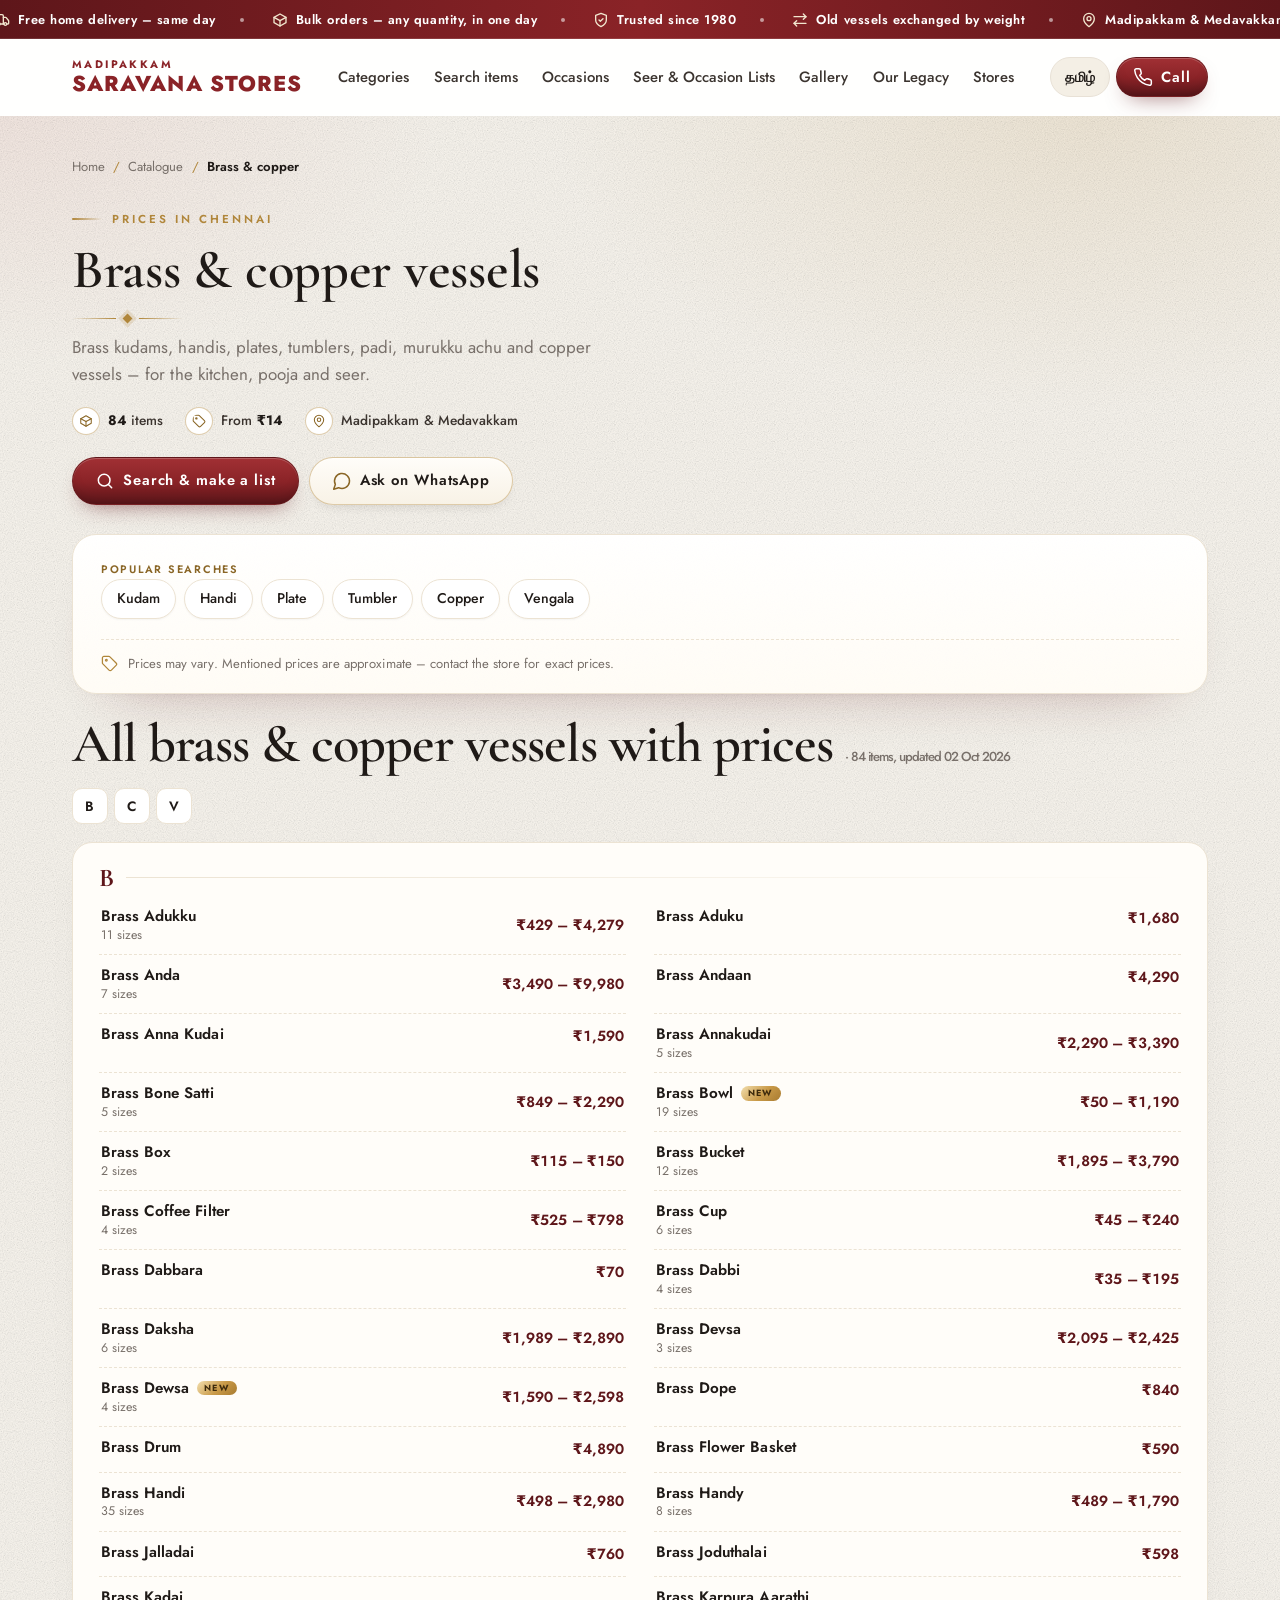
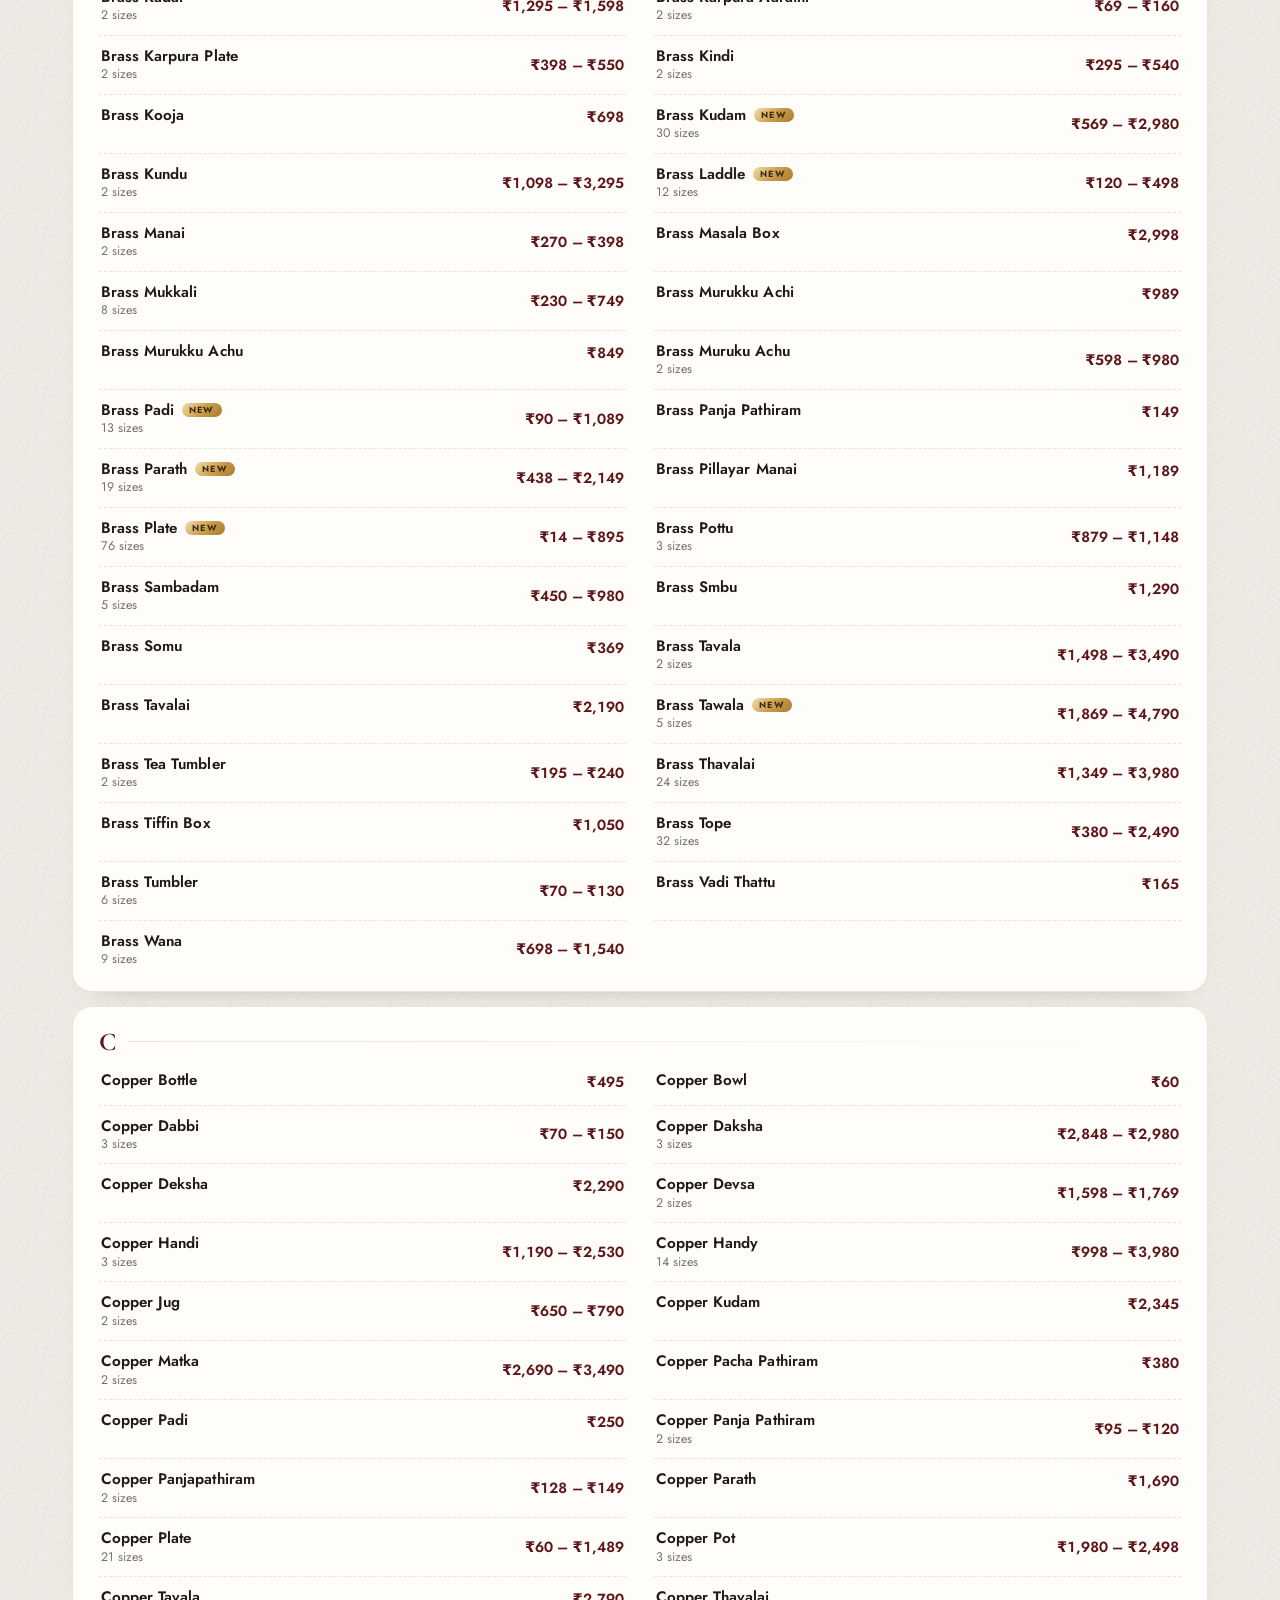
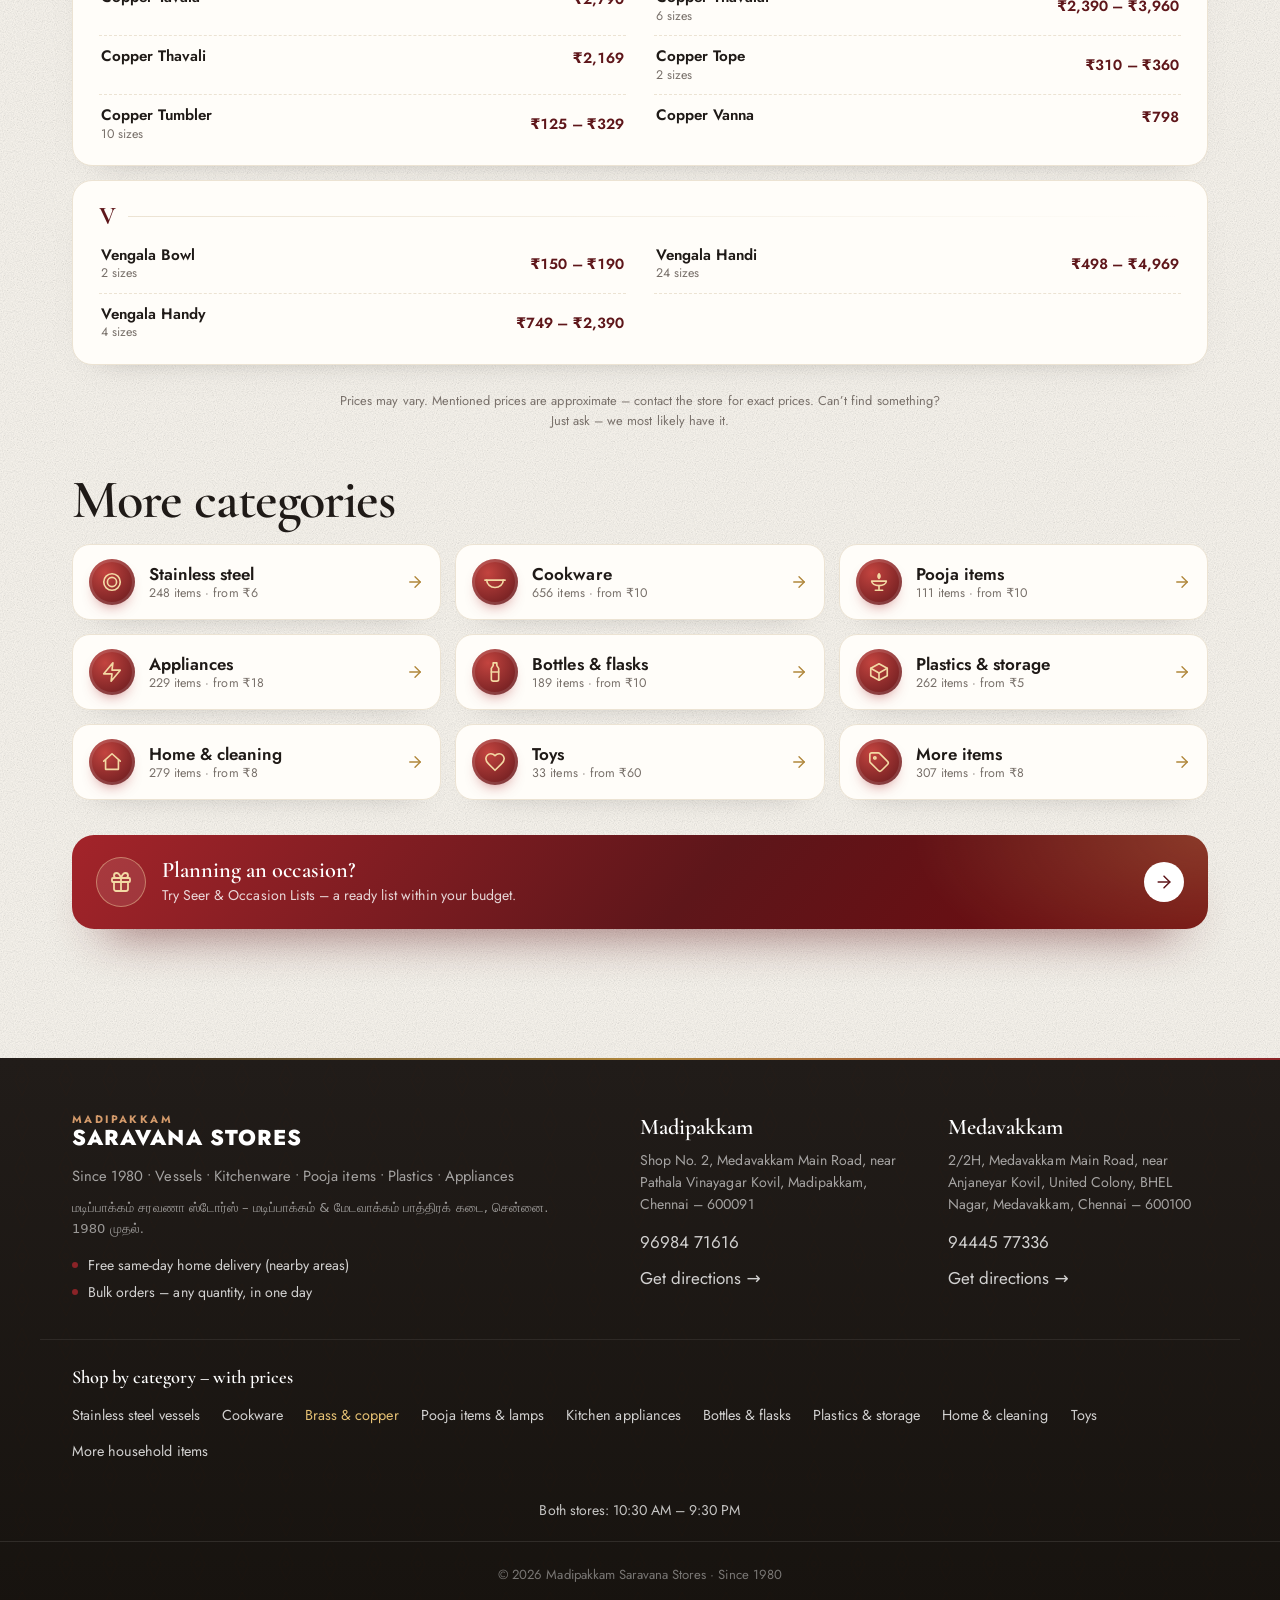
<file: brass-copper-items.html>
<!doctype html>
<!-- Generated by tools/build_pages.py from index.html + js/catalogue-data.js – edit those, not this file. -->
<html lang="en">
<head>
  <meta charset="utf-8">
  <meta name="viewport" content="width=device-width, initial-scale=1, viewport-fit=cover">
  <!-- Google tag (gtag.js). The tag itself loads just after the page has finished loading, so it doesn't
       slow down the first view; anything sent before that waits in dataLayer and is delivered then. -->
<script>
  window.dataLayer = window.dataLayer || [];
  function gtag(){dataLayer.push(arguments);}
  gtag('js', new Date());

  gtag('config', 'AW-18484151582');
  (function () {
    function loadTag() {
      var s = document.createElement('script');
      s.async = true;
      s.src = 'https://www.googletagmanager.com/gtag/js?id=AW-18484151582';
      document.head.appendChild(s);
    }
    if (document.readyState === 'complete') setTimeout(loadTag, 300);
    else addEventListener('load', function () { setTimeout(loadTag, 300); });
  })();
</script>
  <title>Brass &amp; Copper Vessels with Prices, Chennai | Madipakkam Saravana Stores</title>
  <meta name="description" content="84 brass &amp; copper items with prices, from ₹14 – kudams, handis, plates, copper vessels. Madipakkam Saravana Stores, Madipakkam &amp; Medavakkam, Chennai. Since 1980.">
  <meta name="robots" content="index, follow, max-image-preview:large">
  <meta name="author" content="Madipakkam Saravana Stores">
  <meta name="theme-color" content="#8a2327">
  <meta name="format-detection" content="telephone=yes">

  <!-- Local SEO -->
  <meta name="geo.region" content="IN-TN">
  <meta name="geo.placename" content="Madipakkam, Medavakkam, Chennai">
  <meta name="geo.position" content="12.9704899;80.190356">
  <meta name="ICBM" content="12.9704899, 80.190356">

  <!-- The site's web address (tools/build_pages.py changes these for the other pages) -->
  <link rel="canonical" href="https://madipakkamsaravanastores.in/brass-copper-items.html">
  <meta property="og:url" content="https://madipakkamsaravanastores.in/brass-copper-items.html">

  <!-- Link previews on WhatsApp, Facebook and X -->
  <meta property="og:type" content="website">
  <meta property="og:site_name" content="Madipakkam Saravana Stores">
  <meta property="og:locale" content="en_IN">
  <meta property="og:locale:alternate" content="ta_IN">
  <meta property="og:title" content="Brass &amp; Copper Vessels with Prices, Chennai | Madipakkam Saravana Stores">
  <meta property="og:description" content="84 brass &amp; copper items with prices, from ₹14 – kudams, handis, plates, copper vessels. Madipakkam Saravana Stores, Madipakkam &amp; Medavakkam, Chennai. Since 1980.">
  <meta property="og:image" content="https://madipakkamsaravanastores.in/images/share.jpg">
  <meta property="og:image:width" content="1200">
  <meta property="og:image:height" content="630">
  <meta property="og:image:alt" content="Madipakkam Saravana Stores – store front, since 1980">
  <meta name="twitter:card" content="summary_large_image">
  <meta name="twitter:title" content="Brass &amp; Copper Vessels with Prices, Chennai | Madipakkam Saravana Stores">
  <meta name="twitter:description" content="84 brass &amp; copper items with prices, from ₹14 – kudams, handis, plates, copper vessels. Madipakkam Saravana Stores, Madipakkam &amp; Medavakkam, Chennai. Since 1980.">
  <meta name="twitter:image" content="https://madipakkamsaravanastores.in/images/share.jpg">

  <!-- Icons -->
  <link rel="icon" href="icons/favicon.svg" type="image/svg+xml">
  <link rel="icon" href="icons/favicon-32.png" sizes="32x32" type="image/png">
  <link rel="apple-touch-icon" href="icons/apple-touch-icon.png">
  <link rel="manifest" href="site.webmanifest">

  <link rel="preconnect" href="https://fonts.googleapis.com">
  <link rel="preconnect" href="https://fonts.gstatic.com" crossorigin>
  <link rel="preload" as="style" href="https://fonts.googleapis.com/css2?family=Cormorant+Garamond:ital,wght@0,500;0,600;0,700;1,500;1,600&family=Jost:wght@400;500;600;700&family=Anek+Tamil:wght@500;600;700&family=Mukta+Malar:wght@400;500;600;700&display=swap" onload="this.onload=null;this.rel='stylesheet'">
  <noscript><link rel="stylesheet" href="https://fonts.googleapis.com/css2?family=Cormorant+Garamond:ital,wght@0,500;0,600;0,700;1,500;1,600&family=Jost:wght@400;500;600;700&family=Anek+Tamil:wght@500;600;700&family=Mukta+Malar:wght@400;500;600;700&display=swap"></noscript>
  <!-- All of css/*.css in one file – built by tools/build_pages.py (edit the separate files, then run it) -->
  <link rel="stylesheet" href="css/site.min.css">
  <script>
    (function () {
      var nav = performance.getEntriesByType && performance.getEntriesByType('navigation')[0];
      // The splash intro plays once per visit: not after Back, and not when coming from another page of the site
      var back = nav && nav.type === 'back_forward';
      var seen = false;
      try { seen = sessionStorage.getItem('splashSeen') === '1'; } catch (e) {}
      var skip = back || seen;
      document.documentElement.classList.add('js', skip ? 'is-back' : 'js');
      // Start at the top on refresh (browsers otherwise jump back to where you were)
      if ('scrollRestoration' in history) history.scrollRestoration = 'manual';
      if (nav && nav.type === 'reload' && location.hash) history.replaceState(null, '', location.pathname + location.search);
    })();
  </script>
  <script type="application/ld+json">
{
 "@context": "https://schema.org",
 "@graph": [
  {
   "@type": "BreadcrumbList",
   "itemListElement": [
    {
     "@type": "ListItem",
     "position": 1,
     "name": "Home",
     "item": "https://madipakkamsaravanastores.in/"
    },
    {
     "@type": "ListItem",
     "position": 2,
     "name": "Catalogue",
     "item": "https://madipakkamsaravanastores.in/catalogue.html"
    },
    {
     "@type": "ListItem",
     "position": 3,
     "name": "Brass & copper",
     "item": "https://madipakkamsaravanastores.in/brass-copper-items.html"
    }
   ]
  },
  {
   "@type": "CollectionPage",
   "@id": "https://madipakkamsaravanastores.in/brass-copper-items.html",
   "url": "https://madipakkamsaravanastores.in/brass-copper-items.html",
   "name": "Brass & Copper Vessels with Prices, Chennai",
   "description": "84 brass & copper items with prices, from ₹14 – kudams, handis, plates, copper vessels. Madipakkam Saravana Stores, Madipakkam & Medavakkam, Chennai. Since 1980.",
   "inLanguage": "en-IN",
   "dateModified": "2026-10-02",
   "isPartOf": {
    "@type": "WebSite",
    "name": "Madipakkam Saravana Stores",
    "url": "https://madipakkamsaravanastores.in/"
   },
   "publisher": {
    "@id": "https://madipakkamsaravanastores.in/#organization"
   },
   "mainEntity": {
    "@type": "ItemList",
    "numberOfItems": 84,
    "itemListElement": [
     {
      "@type": "ListItem",
      "position": 1,
      "name": "Brass Adukku"
     },
     {
      "@type": "ListItem",
      "position": 2,
      "name": "Brass Aduku"
     },
     {
      "@type": "ListItem",
      "position": 3,
      "name": "Brass Anda"
     },
     {
      "@type": "ListItem",
      "position": 4,
      "name": "Brass Andaan"
     },
     {
      "@type": "ListItem",
      "position": 5,
      "name": "Brass Anna Kudai"
     },
     {
      "@type": "ListItem",
      "position": 6,
      "name": "Brass Annakudai"
     },
     {
      "@type": "ListItem",
      "position": 7,
      "name": "Brass Bone Satti"
     },
     {
      "@type": "ListItem",
      "position": 8,
      "name": "Brass Bowl"
     },
     {
      "@type": "ListItem",
      "position": 9,
      "name": "Brass Box"
     },
     {
      "@type": "ListItem",
      "position": 10,
      "name": "Brass Bucket"
     },
     {
      "@type": "ListItem",
      "position": 11,
      "name": "Brass Coffee Filter"
     },
     {
      "@type": "ListItem",
      "position": 12,
      "name": "Brass Cup"
     },
     {
      "@type": "ListItem",
      "position": 13,
      "name": "Brass Dabbara"
     },
     {
      "@type": "ListItem",
      "position": 14,
      "name": "Brass Dabbi"
     },
     {
      "@type": "ListItem",
      "position": 15,
      "name": "Brass Daksha"
     },
     {
      "@type": "ListItem",
      "position": 16,
      "name": "Brass Devsa"
     },
     {
      "@type": "ListItem",
      "position": 17,
      "name": "Brass Dewsa"
     },
     {
      "@type": "ListItem",
      "position": 18,
      "name": "Brass Dope"
     },
     {
      "@type": "ListItem",
      "position": 19,
      "name": "Brass Drum"
     },
     {
      "@type": "ListItem",
      "position": 20,
      "name": "Brass Flower Basket"
     },
     {
      "@type": "ListItem",
      "position": 21,
      "name": "Brass Handi"
     },
     {
      "@type": "ListItem",
      "position": 22,
      "name": "Brass Handy"
     },
     {
      "@type": "ListItem",
      "position": 23,
      "name": "Brass Jalladai"
     },
     {
      "@type": "ListItem",
      "position": 24,
      "name": "Brass Joduthalai"
     },
     {
      "@type": "ListItem",
      "position": 25,
      "name": "Brass Kadai"
     },
     {
      "@type": "ListItem",
      "position": 26,
      "name": "Brass Karpura Aarathi"
     },
     {
      "@type": "ListItem",
      "position": 27,
      "name": "Brass Karpura Plate"
     },
     {
      "@type": "ListItem",
      "position": 28,
      "name": "Brass Kindi"
     },
     {
      "@type": "ListItem",
      "position": 29,
      "name": "Brass Kooja"
     },
     {
      "@type": "ListItem",
      "position": 30,
      "name": "Brass Kudam"
     }
    ]
   }
  }
 ]
}
  </script>
</head>
<body>

<!-- Icon sprite -->
<svg width="0" height="0" style="position:absolute" aria-hidden="true">
  <defs>
    <symbol id="i-phone" viewBox="0 0 24 24"><path d="M22 16.92v3a2 2 0 0 1-2.18 2 19.8 19.8 0 0 1-8.63-3.07 19.5 19.5 0 0 1-6-6A19.8 19.8 0 0 1 2.12 4.18 2 2 0 0 1 4.11 2h3a2 2 0 0 1 2 1.72c.13.96.36 1.9.7 2.81a2 2 0 0 1-.45 2.11L8.09 9.91a16 16 0 0 0 6 6l1.27-1.27a2 2 0 0 1 2.11-.45c.91.34 1.85.57 2.81.7A2 2 0 0 1 22 16.92z"/></symbol>
    <symbol id="i-chat" viewBox="0 0 24 24"><path d="M7.9 20A9 9 0 1 0 4 16.1L2 22Z"/></symbol>
    <symbol id="i-pin" viewBox="0 0 24 24"><path d="M20 10c0 6-8 12-8 12s-8-6-8-12a8 8 0 0 1 16 0Z"/><circle cx="12" cy="10" r="3"/></symbol>
    <symbol id="i-nav" viewBox="0 0 24 24"><path d="M3 11 22 2l-9 19-2-8-8-2z"/></symbol>
    <symbol id="i-clock" viewBox="0 0 24 24"><circle cx="12" cy="12" r="10"/><path d="M12 6v6l4 2"/></symbol>
    <symbol id="i-truck" viewBox="0 0 24 24"><path d="M14 18V6a2 2 0 0 0-2-2H4a2 2 0 0 0-2 2v11a1 1 0 0 0 1 1h2"/><path d="M15 18H9"/><path d="M19 18h2a1 1 0 0 0 1-1v-3.65a1 1 0 0 0-.22-.62l-3.48-4.35A1 1 0 0 0 17.52 8H14"/><circle cx="17" cy="18" r="2"/><circle cx="7" cy="18" r="2"/></symbol>
    <symbol id="i-wrench" viewBox="0 0 24 24"><path d="M14.7 6.3a1 1 0 0 0 0 1.4l1.6 1.6a1 1 0 0 0 1.4 0l3.77-3.77a6 6 0 0 1-7.94 7.94l-6.91 6.91a2.12 2.12 0 0 1-3-3l6.91-6.91a6 6 0 0 1 7.94-7.94l-3.76 3.76z"/></symbol>
    <symbol id="i-gift" viewBox="0 0 24 24"><rect x="3" y="8" width="18" height="4" rx="1"/><path d="M12 8v13"/><path d="M19 12v7a2 2 0 0 1-2 2H7a2 2 0 0 1-2-2v-7"/><path d="M7.5 8a2.5 2.5 0 0 1 0-5C9.5 3 11 5 12 8c1-3 2.5-5 4.5-5a2.5 2.5 0 0 1 0 5"/></symbol>
    <symbol id="i-tag" viewBox="0 0 24 24"><path d="M12.59 2.59A2 2 0 0 0 11.17 2H4a2 2 0 0 0-2 2v7.17a2 2 0 0 0 .59 1.42l8.7 8.7a2.43 2.43 0 0 0 3.42 0l6.58-6.58a2.43 2.43 0 0 0 0-3.42z"/><circle cx="7.5" cy="7.5" r="1.2"/></symbol>
    <symbol id="i-eye" viewBox="0 0 24 24"><path d="M2.06 12.35a1 1 0 0 1 0-.7 10.75 10.75 0 0 1 19.88 0 1 1 0 0 1 0 .7 10.75 10.75 0 0 1-19.88 0"/><circle cx="12" cy="12" r="3"/></symbol>
    <symbol id="i-heart" viewBox="0 0 24 24"><path d="M19 14c1.49-1.46 3-3.21 3-5.5A5.5 5.5 0 0 0 16.5 3c-1.76 0-3 .5-4.5 2-1.5-1.5-2.74-2-4.5-2A5.5 5.5 0 0 0 2 8.5c0 2.3 1.5 4.05 3 5.5l7 7Z"/></symbol>
    <symbol id="i-arrow" viewBox="0 0 24 24"><path d="M5 12h14"/><path d="m12 5 7 7-7 7"/></symbol>
    <symbol id="i-check" viewBox="0 0 24 24"><path d="M20 6 9 17l-5-5"/></symbol>
    <symbol id="i-star" viewBox="0 0 24 24"><path d="M12 2.5l2.9 6.1 6.6.8-4.9 4.6 1.3 6.6L12 17.3l-5.9 3.3 1.3-6.6L2.5 9.4l6.6-.8z"/></symbol>
    <symbol id="i-menu" viewBox="0 0 24 24"><path d="M4 7h16M4 12h16M4 17h16"/></symbol>
    <symbol id="i-x" viewBox="0 0 24 24"><path d="M18 6 6 18M6 6l12 12"/></symbol>
    <symbol id="i-left" viewBox="0 0 24 24"><path d="m15 18-6-6 6-6"/></symbol>
    <symbol id="i-right" viewBox="0 0 24 24"><path d="m9 18 6-6-6-6"/></symbol>
    <symbol id="i-box" viewBox="0 0 24 24"><path d="M21 8 12 3 3 8v8l9 5 9-5Z"/><path d="m3 8 9 5 9-5"/><path d="M12 13v8"/></symbol>
    <symbol id="i-shield" viewBox="0 0 24 24"><path d="M12 22s8-4 8-10V5l-8-3-8 3v7c0 6 8 10 8 10Z"/><path d="m9 12 2 2 4-4"/></symbol>
    <symbol id="i-bolt" viewBox="0 0 24 24"><path d="M13 2 3 14h9l-1 8 10-12h-9l1-8z"/></symbol>
    <symbol id="i-search" viewBox="0 0 24 24"><circle cx="11" cy="11" r="7"/><path d="m20 20-3.5-3.5"/></symbol>
    <symbol id="i-plus" viewBox="0 0 24 24"><path d="M12 5v14M5 12h14"/></symbol>
    <symbol id="i-minus" viewBox="0 0 24 24"><path d="M5 12h14"/></symbol>
    <symbol id="i-list" viewBox="0 0 24 24"><path d="M9 6h11M9 12h11M9 18h11"/><path d="M4 6h.01M4 12h.01M4 18h.01"/></symbol>
    <symbol id="i-swap" viewBox="0 0 24 24"><path d="m17 3 4 4-4 4"/><path d="M3 7h18"/><path d="m7 21-4-4 4-4"/><path d="M21 17H3"/></symbol>
    <symbol id="i-trash" viewBox="0 0 24 24"><path d="M3 6h18"/><path d="M8 6V4h8v2"/><path d="m19 6-1 14H6L5 6"/></symbol>
    <symbol id="i-pot" viewBox="0 0 24 24"><path d="M9 3h6"/><path d="M10 3v3c-3 1-6 4-6 8a8 8 0 0 0 16 0c0-4-3-7-6-8V3"/></symbol>
    <symbol id="i-lamp" viewBox="0 0 24 24"><path d="M12 3c1.5 2 1.5 3.5 0 5-1.5-1.5-1.5-3 0-5z"/><path d="M4 11h16c0 3-3.5 5-8 5s-8-2-8-5z"/><path d="M12 16v4M8 21h8"/></symbol>
    <symbol id="i-pan" viewBox="0 0 24 24"><path d="M3 10h18c0 4.5-4 8-9 8s-9-3.5-9-8z"/><path d="M1 10h2M21 10h2"/></symbol>
    <symbol id="i-plate" viewBox="0 0 24 24"><circle cx="12" cy="12" r="9"/><circle cx="12" cy="12" r="5"/></symbol>
    <symbol id="i-bottle" viewBox="0 0 24 24"><path d="M10 2h4v3l2 3v12a2 2 0 0 1-2 2h-4a2 2 0 0 1-2-2V8l2-3z"/><path d="M8 12h8"/></symbol>
    <symbol id="i-home" viewBox="0 0 24 24"><path d="m3 11 9-8 9 8"/><path d="M5 10v10h14V10"/></symbol>
    <symbol id="p-agal" viewBox="0 0 24 24"><path d="M12 3.5c1.4 1.6 1.4 3 0 4.3-1.4-1.3-1.4-2.7 0-4.3z" style="fill:var(--if,none)"/><path d="M3.5 11.5h17c-.6 3.2-4 5.5-8.5 5.5s-7.9-2.3-8.5-5.5z" style="fill:var(--if,none)"/><path d="M12 7.8v3.7"/><path d="M9 17v2.5h6V17"/><path d="M7 21h10"/></symbol>
    <symbol id="p-kudam" viewBox="0 0 24 24"><path d="M9 2.8h6"/><path d="M10 2.8v2.6"/><path d="M14 2.8v2.6"/><path d="M10 5.4C6.4 6.5 4.5 9.6 4.5 13a7.5 7.5 0 0 0 15 0c0-3.4-1.9-6.5-5.5-7.6z" style="fill:var(--if,none)"/><path d="M5.3 11.3h13.4" opacity=".55"/></symbol>
    <symbol id="p-plate" viewBox="0 0 24 24"><circle cx="12" cy="12" r="9" style="fill:var(--if,none)"/><circle cx="12" cy="12" r="5.5"/><path d="M8.5 7.6a5.5 5.5 0 0 1 3.5-1.1" opacity=".6"/></symbol>
    <symbol id="p-bottle" viewBox="0 0 24 24"><path d="M9.5 2.5h5v2.8l2 3V20a2 2 0 0 1-2 2h-5a2 2 0 0 1-2-2V8.3l2-3z" style="fill:var(--if,none)"/><path d="M9.5 5.3h5"/><path d="M7.5 12h9M7.5 16h9" opacity=".55"/></symbol>
    <symbol id="p-kadai" viewBox="0 0 24 24"><path d="M3.5 10h17c0 4.6-3.8 8-8.5 8s-8.5-3.4-8.5-8z" style="fill:var(--if,none)"/><path d="M2.5 10h19"/><path d="M1 8.6 3 10M23 8.6 21 10"/><path d="M6 13.2h12" opacity=".55"/></symbol>
    <symbol id="p-agarbathi" viewBox="0 0 24 24"><path d="M4.5 21h15"/><path d="M7.5 21c0-2.3 2-3.8 4.5-3.8s4.5 1.5 4.5 3.8z" style="fill:var(--if,none)"/><path d="M12 17.2V8.2M10.3 17.4 7.4 9M13.7 17.4 16.6 9"/><path d="M12 8.2c.7-.8.7-1.6 0-2.4-.7.8-.7 1.6 0 2.4z" style="fill:var(--if,none)"/><path d="M7.4 9c.4-.9.2-1.7-.6-2.3-.4.9-.2 1.7.6 2.3z" style="fill:var(--if,none)"/><path d="M16.6 9c-.4-.9-.2-1.7.6-2.3.4.9.2 1.7-.6 2.3z" style="fill:var(--if,none)"/><path d="M12 5c-.9-.9.9-1.8 0-2.9M6.4 6.1c-.9-.8.4-1.8-.4-2.8M17.6 6.1c.9-.8-.4-1.8.4-2.8" opacity=".55"/></symbol>
    <symbol id="p-perfume" viewBox="0 0 24 24"><rect x="7" y="10" width="11" height="11" rx="2.6" style="fill:var(--if,none)"/><path d="M10.3 10V7.6h4.4V10"/><rect x="9.6" y="5.2" width="5.8" height="2.4" rx=".8" style="fill:var(--if,none)"/><path d="M9.6 6.4H7.4"/><path d="M5 4.6h.01M4 6.4h.01M5 8.2h.01M2.6 5.4h.01M2.6 7.4h.01" stroke-width="2.2"/><path d="M15.4 6.4h2.2c1.4 0 2.1-.9 2.4-2"/><circle cx="20.4" cy="3" r="1.3" style="fill:var(--if,none)"/><path d="M9.5 14.5h6" opacity=".55"/><path d="M9.5 17.2h3.5" opacity=".4"/></symbol>
    <symbol id="p-chimta" viewBox="0 0 24 24"><circle cx="12" cy="3.6" r="1.6"/><path d="M11 5 6.2 19.6a1 1 0 0 0 .7 1.3l.6.1a1 1 0 0 0 1.1-.6L12.4 6" style="fill:var(--if,none)"/><path d="M13 5l4.8 14.6a1 1 0 0 1-.7 1.3l-.6.1a1 1 0 0 1-1.1-.6L11.6 6" style="fill:var(--if,none)"/><path d="M8.8 12.5l2.1.6M15.2 12.5l-2.1.6" opacity=".55"/></symbol>
    <symbol id="p-board" viewBox="0 0 24 24"><rect x="2.5" y="7.5" width="15" height="13" rx="3" style="fill:var(--if,none)"/><circle cx="5.6" cy="10.6" r="1"/><path d="M5 17.5h7" opacity=".5"/><path d="M9.2 16.2 7 18.4"/><path d="M9.2 16.2 20.3 5.1c.5 3.3-1.4 6.5-6.3 8.9z" style="fill:var(--if,none)"/></symbol>
    <symbol id="p-clock" viewBox="0 0 24 24"><circle cx="12" cy="12" r="9" style="fill:var(--if,none)"/><circle cx="12" cy="12" r="7" opacity=".45"/><path d="M12 3.8v1.6M12 18.6v1.6M3.8 12h1.6M18.6 12h1.6"/><path d="M12 7.4V12l3.2 2"/><circle cx="12" cy="12" r=".8"/></symbol>
    <symbol id="p-clothstand" viewBox="0 0 24 24"><path d="M2.5 6.5h19"/><path d="M4 6.5 5.3 20M20 6.5 18.7 20"/><path d="M5.3 20l3.3-4.2 3.4 4.2 3.4-4.2 3.3 4.2"/><path d="M5.6 6.5h4.2v6.8L7.7 12.2l-2.1 1.1z" style="fill:var(--if,none)"/><path d="M13 6.5l-1.8 1.9 1.3 1.1V14h5.6V9.5l1.3-1.1-1.8-1.9h-1.3a1.5 1.5 0 0 1-3 0z" style="fill:var(--if,none)"/></symbol>
    <symbol id="p-milkboiler" viewBox="0 0 24 24"><path d="M5 9h12v8.5A3.5 3.5 0 0 1 13.5 21h-5A3.5 3.5 0 0 1 5 17.5z" style="fill:var(--if,none)"/><path d="M4 9h14"/><path d="M5 10.5 2.6 9.2"/><path d="M8 9c0-1.6 1.3-2.6 3-2.6s3 1 3 2.6"/><path d="M11 6.4V4.6"/><path d="M9.6 4.6h2.8"/><path d="M17 12h2.5"/><path d="M7 14.5h8" opacity=".5"/></symbol>
    <symbol id="p-strainer" viewBox="0 0 24 24"><circle cx="9" cy="11" r="6.2" style="fill:var(--if,none)"/><path d="M15.2 11H22"/><path d="M5.6 8.2l6.8 5.6M5.6 13.8l6.8-5.6M3.8 11h10.4M9 5.8v10.4" opacity=".45"/></symbol>
    <symbol id="p-coffeefilter" viewBox="0 0 24 24"><rect x="7" y="3.5" width="10" height="6" rx="1" style="fill:var(--if,none)"/><path d="M6 9.5h12"/><path d="M7 9.5v9A2.5 2.5 0 0 0 9.5 21h5a2.5 2.5 0 0 0 2.5-2.5v-9" style="fill:var(--if,none)"/><circle cx="12" cy="2.3" r=".9"/><path d="M9 6.5h6M8.5 14.5h7" opacity=".5"/></symbol>
    <symbol id="p-press" viewBox="0 0 24 24"><rect x="7.5" y="6" width="9" height="12" rx="1" style="fill:var(--if,none)"/><path d="M6.5 6h11M6.5 18h11"/><path d="M12 6V2.5"/><path d="M8.5 2.5h7"/><path d="M10 18l-.6 3.2M12 18v3.5M14 18l.6 3.2" opacity=".65"/><path d="M7.5 12h9" opacity=".45"/></symbol>
    <symbol id="p-mould" viewBox="0 0 24 24"><path d="M3 10h18l-2 9H5z" style="fill:var(--if,none)"/><path d="M3 10c1.5-2 3-2 4.5 0s3 2 4.5 0 3-2 4.5 0 3 2 4.5 0"/><path d="M7 10.8l1 8.2M12 11v8M17 10.8 16 19" opacity=".5"/></symbol>
    <symbol id="p-rolling" viewBox="0 0 24 24"><circle cx="11.5" cy="14.5" r="6.8" style="fill:var(--if,none)"/><path d="M5 9.5 18.5 6" stroke-width="2.6"/><path d="M2.4 10.2l2.2-.6M18.9 5.9l2.2-.6"/></symbol>
    <symbol id="p-manai" viewBox="0 0 24 24"><rect x="3" y="9" width="18" height="4" rx="1.3" style="fill:var(--if,none)"/><path d="M5 13v4.5M19 13v4.5M8.5 13v2.5M15.5 13v2.5"/><path d="M6 11h12" opacity=".5"/></symbol>
    <symbol id="p-arivalmanai" viewBox="0 0 24 24"><rect x="3" y="17.5" width="16" height="3.2" rx="1" style="fill:var(--if,none)"/><path d="M8.5 17.5V9.5c0-3.4 2.6-6 6.2-6.4-1.2 3-2.2 5.4-2.2 8.6v5.8" style="fill:var(--if,none)"/><path d="M10.5 12h2" opacity=".5"/></symbol>
    <symbol id="p-muram" viewBox="0 0 24 24"><path d="M3.5 8.5h17l-1.6 9.4a2 2 0 0 1-2 1.6H7.1a2 2 0 0 1-2-1.6z" style="fill:var(--if,none)"/><path d="M3.5 8.5c3 2.2 14 2.2 17 0"/><path d="M8 12.5l.8 5M12 12.8v4.8M16 12.5l-.8 5" opacity=".45"/></symbol>
    <symbol id="p-churner" viewBox="0 0 24 24"><path d="M12 2.5v13"/><path d="M8.5 6.5h7"/><circle cx="12" cy="16" r="1.7" style="fill:var(--if,none)"/><path d="M12 17.7v3.8M10.4 16.6l-3.6 3.2M13.6 16.6l3.6 3.2M10.3 15.6 6.3 14.6M13.7 15.6l4-1"/></symbol>
    <symbol id="p-ural" viewBox="0 0 24 24"><path d="M5 11h14l-1.5 6.5A3 3 0 0 1 14.6 20H9.4a3 3 0 0 1-2.9-2.5z" style="fill:var(--if,none)"/><path d="M4 11h16"/><path d="M14 11 18.4 3.6"/><circle cx="18.8" cy="3" r="1.3" style="fill:var(--if,none)"/><path d="M8 20.8h8"/></symbol>
    <symbol id="p-lighter" viewBox="0 0 24 24"><path d="M2.5 8.5h11l2-1.5h4v5h-4l-2-1.5h-11z" style="fill:var(--if,none)"/><path d="M7.5 10.5v7a1.5 1.5 0 0 0 1.5 1.5h1a1.5 1.5 0 0 0 1.5-1.5v-7"/><path d="M21 8l1.5-1M21 11.5l1.5 1" opacity=".6"/></symbol>
    <symbol id="p-cylinder" viewBox="0 0 24 24"><path d="M7 7.5h10v11a2.5 2.5 0 0 1-2.5 2.5h-5A2.5 2.5 0 0 1 7 18.5z" style="fill:var(--if,none)"/><path d="M7 7.5c0-2 2.2-3 5-3s5 1 5 3"/><path d="M10.5 4.5V2.8h3v1.7"/><path d="M7 12.5h10" opacity=".5"/></symbol>
    <symbol id="p-fan" viewBox="0 0 24 24"><circle cx="12" cy="9" r="6.5" style="fill:var(--if,none)"/><circle cx="12" cy="9" r="1.2"/><path d="M12 7.8c-.5-2.2.3-3.6 1.8-4M13.1 9.7c2 1 2.6 2.6 1.8 4M10.9 9.4c-2.1-.5-3.3.3-3.9 1.8" opacity=".75"/><path d="M12 15.5V20"/><path d="M8 21h8"/></symbol>
    <symbol id="p-heater" viewBox="0 0 24 24"><rect x="6.5" y="3" width="11" height="16" rx="3" style="fill:var(--if,none)"/><path d="M9.5 19v2M14.5 19v2"/><circle cx="12" cy="7.8" r="1.8"/><path d="M12 11.8c-1.3 1.5-1.3 2.9 0 3.9 1.3-1 1.3-2.4 0-3.9z"/></symbol>
    <symbol id="p-scale" viewBox="0 0 24 24"><rect x="3" y="12" width="18" height="8" rx="2" style="fill:var(--if,none)"/><path d="M5 12l1.5-6h11L19 12"/><rect x="9" y="15" width="6" height="2.5" rx=".6"/><path d="M8 8.8h8" opacity=".5"/></symbol>
    <symbol id="p-oven" viewBox="0 0 24 24"><rect x="2.5" y="5" width="19" height="14" rx="2" style="fill:var(--if,none)"/><rect x="5" y="7.5" width="10" height="9" rx="1"/><path d="M18 8.5h.01M18 11.5h.01M18 14.5h.01" stroke-width="2.4"/><path d="M5 21h2M17 21h2"/></symbol>
    <symbol id="p-toaster" viewBox="0 0 24 24"><path d="M3.5 11a4 4 0 0 1 4-4h9a4 4 0 0 1 4 4v8h-17z" style="fill:var(--if,none)"/><path d="M8.5 7V4h3v3M12.5 7V3.5h3V7"/><path d="M20.5 12H22"/><path d="M6 15h11" opacity=".5"/></symbol>
    <symbol id="p-iron" viewBox="0 0 24 24"><path d="M3 17h17.5c0-5-2.5-8-7-8H9a6 6 0 0 0-6 6z" style="fill:var(--if,none)"/><path d="M9 9c0-2 1.5-3.5 3.5-3.5H17"/><path d="M7 13.5h.01M10 13.5h.01M13 13.5h.01" stroke-width="2"/><path d="M3 20h17.5" opacity=".5"/></symbol>
    <symbol id="p-hairdryer" viewBox="0 0 24 24"><path d="M3 9a5 5 0 0 1 5-5h9l3 1.5v7L17 14H8a5 5 0 0 1-5-5z" style="fill:var(--if,none)"/><circle cx="8" cy="9" r="2"/><path d="m10 14-1 6.5a1 1 0 0 0 1 1.2h1.5a1 1 0 0 0 1-.9L13 14"/><path d="M21.5 7.5h1M21.5 10.5h1" opacity=".6"/></symbol>
    <symbol id="p-plug" viewBox="0 0 24 24"><path d="M8.5 2.5v4.5M15.5 2.5v4.5"/><path d="M6 7h12v4a6 6 0 0 1-12 0z" style="fill:var(--if,none)"/><path d="M12 17v4.5"/></symbol>
    <symbol id="p-mat" viewBox="0 0 24 24"><path d="M3 8h13v11H3z" style="fill:var(--if,none)"/><circle cx="18.5" cy="10.5" r="2.5"/><path d="M16 8h2.5M16 13h2.5"/><path d="M5 11h9M5 14h9M5 17h9" opacity=".45"/></symbol>
    <symbol id="p-bed" viewBox="0 0 24 24"><path d="M3 19V8"/><path d="M3 13.5h18v5.5"/><path d="M3 17h18" opacity=".5"/><rect x="5" y="10" width="5" height="3.5" rx="1.5" style="fill:var(--if,none)"/><path d="M11 13.5v-2a1.5 1.5 0 0 1 1.5-1.5H19a2 2 0 0 1 2 2v1.5" style="fill:var(--if,none)"/></symbol>
    <symbol id="p-pillow" viewBox="0 0 24 24"><path d="M4 8c2-2 14-2 16 0 1 3 1 6 0 9-2 2-14 2-16 0-1-3-1-6 0-9z" style="fill:var(--if,none)"/><path d="M7.5 11c3-1 6-1 9 0" opacity=".5"/></symbol>
    <symbol id="p-cradle" viewBox="0 0 24 24"><path d="M12 2.5v4"/><path d="M12 6.5 5 11M12 6.5l7 4.5"/><path d="M4 11h16c-.5 4-3.8 7-8 7s-7.5-3-8-7z" style="fill:var(--if,none)"/><path d="M7.5 14h9" opacity=".5"/></symbol>
    <symbol id="p-net" viewBox="0 0 24 24"><path d="M12 3 4 19h16z" style="fill:var(--if,none)"/><path d="M12 3v16M8.4 10.5 7 19M15.6 10.5 17 19" opacity=".5"/><path d="M3 21h18"/><circle cx="12" cy="2.4" r=".8"/></symbol>
    <symbol id="p-spray" viewBox="0 0 24 24"><path d="M8 10h7l1 2v8a1.5 1.5 0 0 1-1.5 1.5h-6A1.5 1.5 0 0 1 7 20v-8z" style="fill:var(--if,none)"/><path d="M9 10V7.5h5V10"/><path d="M8.5 7.5H15l2.5 1"/><path d="M14 7.5V5H9.5"/><path d="M20 5.5h.01M21.5 7.5h.01M20 9.5h.01" stroke-width="2.2"/><path d="M7.5 15h8" opacity=".5"/></symbol>
    <symbol id="p-cleaner" viewBox="0 0 24 24"><path d="M6.5 9 8.5 6.5h4l1.5 1.5h3.5A1.5 1.5 0 0 1 19 9.5V20a1.5 1.5 0 0 1-1.5 1.5H8A1.5 1.5 0 0 1 6.5 20z" style="fill:var(--if,none)"/><path d="M9 6.5V4h3.5v2.5"/><path d="M14.5 10h2.5v3.5h-2.5"/><path d="M6.5 15.5H19" opacity=".5"/></symbol>
    <symbol id="p-soap" viewBox="0 0 24 24"><rect x="3.5" y="11" width="14" height="8" rx="3" style="fill:var(--if,none)"/><path d="M6.5 14.5h8" opacity=".5"/><circle cx="17.5" cy="6.5" r="2.2"/><circle cx="13" cy="5.5" r="1.3"/><circle cx="20.3" cy="10.2" r="1"/></symbol>
    <symbol id="p-mirror" viewBox="0 0 24 24"><ellipse cx="12" cy="9.5" rx="6" ry="7.5" style="fill:var(--if,none)"/><path d="M9.5 6.5c.8-1.5 2-2.3 3.5-2.4" opacity=".6"/><path d="M12 17v3M8 21h8"/></symbol>
    <symbol id="p-comb" viewBox="0 0 24 24"><path d="M3 8.5h18v4.5H3z" style="fill:var(--if,none)"/><path d="M5 13v6.5M7.5 13v6.5M10 13v6.5M12.5 13v6.5M15 13v6.5M17.5 13v6.5M20 13v6.5"/></symbol>
    <symbol id="p-towel" viewBox="0 0 24 24"><path d="M4 8h14a2 2 0 0 1 2 2v1H6a2 2 0 0 0-2 2z" style="fill:var(--if,none)"/><path d="M4 13a2 2 0 0 1 2-2h14v8H6a2 2 0 0 1-2-2z" style="fill:var(--if,none)"/><path d="M8 15h9" opacity=".5"/></symbol>
    <symbol id="p-ladder" viewBox="0 0 24 24"><path d="M7 3 5 21M17 3l2 18"/><path d="M6.6 7h10.8M6.1 11.5h11.8M5.6 16h12.8"/></symbol>
    <symbol id="p-lock" viewBox="0 0 24 24"><rect x="5" y="10" width="14" height="11" rx="2" style="fill:var(--if,none)"/><path d="M8 10V7a4 4 0 0 1 8 0v3"/><circle cx="12" cy="15" r="1.4"/><path d="M12 16.4V18"/></symbol>
    <symbol id="p-hanger" viewBox="0 0 24 24"><path d="M12 8.5v-1a2 2 0 1 0-2-2"/><path d="M12 8.5 2.8 15.2A1.5 1.5 0 0 0 3.7 18h16.6a1.5 1.5 0 0 0 .9-2.8z" style="fill:var(--if,none)"/></symbol>
    <symbol id="p-clip" viewBox="0 0 24 24"><path d="M8.5 3h3l-.8 18H8.5z" style="fill:var(--if,none)"/><path d="M12.5 3h3L13.5 21h-2.2z" style="fill:var(--if,none)"/><circle cx="11.2" cy="12" r="1.3"/></symbol>
    <symbol id="p-rack" viewBox="0 0 24 24"><path d="M5 3v18M19 3v18"/><path d="M5 7.5h14M5 13h14M5 18.5h14"/><rect x="7" y="4.5" width="3" height="3" rx=".5" style="fill:var(--if,none)"/><rect x="12" y="9.5" width="4.5" height="3.5" rx=".5" style="fill:var(--if,none)"/><rect x="7.5" y="15" width="5" height="3.5" rx=".5" style="fill:var(--if,none)"/></symbol>
    <symbol id="p-bag" viewBox="0 0 24 24"><path d="M5 8h14l-1 13H6z" style="fill:var(--if,none)"/><path d="M9 8V6a3 3 0 0 1 6 0v2"/><path d="M8 12.5h8" opacity=".5"/></symbol>
    <symbol id="p-dustbin" viewBox="0 0 24 24"><path d="M6 8h12l-1.2 12a1.5 1.5 0 0 1-1.5 1.3H8.7a1.5 1.5 0 0 1-1.5-1.3z" style="fill:var(--if,none)"/><path d="M5 8h14"/><path d="M6 8c0-2.5 2.7-4 6-4s6 1.5 6 4"/><path d="M10 11.5V18M14 11.5V18" opacity=".5"/><path d="M3.5 21.5h3"/></symbol>
    <symbol id="p-oilcan" viewBox="0 0 24 24"><path d="M6 9h10v10.5a1.5 1.5 0 0 1-1.5 1.5h-7A1.5 1.5 0 0 1 6 19.5z" style="fill:var(--if,none)"/><path d="M8.5 9V6.5a2.5 2.5 0 0 1 5 0V9"/><path d="M16 11.5 21 7.5"/><path d="M6 14.5h10" opacity=".5"/></symbol>
    <symbol id="p-funnel" viewBox="0 0 24 24"><path d="M3.5 5h17l-6.5 8v6.5l-4 2V13z" style="fill:var(--if,none)"/><path d="M3 5h18"/></symbol>
    <symbol id="p-car" viewBox="0 0 24 24"><path d="M3 15v-3l2.5-4.5h9L18 12h2.5a1 1 0 0 1 1 1v2z" style="fill:var(--if,none)"/><circle cx="7.5" cy="16" r="2"/><circle cx="16.5" cy="16" r="2"/><path d="M6.5 11.5h10M11 7.5v4" opacity=".5"/></symbol>
    <symbol id="p-ball" viewBox="0 0 24 24"><circle cx="12" cy="12" r="8.5" style="fill:var(--if,none)"/><path d="M4 9.5c4.5 1.5 11.5 1.5 16 0M4 14.5c4.5-1.5 11.5-1.5 16 0" opacity=".6"/></symbol>
    <symbol id="p-racket" viewBox="0 0 24 24"><ellipse cx="9.5" cy="9" rx="5.5" ry="6" style="fill:var(--if,none)"/><path d="M13.5 13.5 20.5 20.5"/><path d="M5.2 7h8.6M4.5 10h10M8 3.4v11.2M11 3.4v11.2" opacity=".45"/></symbol>
    <symbol id="p-game" viewBox="0 0 24 24"><rect x="3.5" y="3.5" width="17" height="17" rx="3.5" style="fill:var(--if,none)"/><circle cx="8" cy="8" r="1.2"/><circle cx="16" cy="8" r="1.2"/><circle cx="12" cy="12" r="1.2"/><circle cx="8" cy="16" r="1.2"/><circle cx="16" cy="16" r="1.2"/></symbol>
    <symbol id="p-toy" viewBox="0 0 24 24"><circle cx="7" cy="6" r="2.2"/><circle cx="17" cy="6" r="2.2"/><circle cx="12" cy="10" r="5" style="fill:var(--if,none)"/><path d="M7.5 21a4.5 4.5 0 0 1 9 0z" style="fill:var(--if,none)"/><circle cx="10.3" cy="9.4" r=".6"/><circle cx="13.7" cy="9.4" r=".6"/><path d="M11 12h2"/></symbol>
    <symbol id="p-baby" viewBox="0 0 24 24"><path d="M10 2.5h4l.5 3h-5z" style="fill:var(--if,none)"/><path d="M8.5 5.5h7"/><path d="M9 5.5h6l1 3V20a1.5 1.5 0 0 1-1.5 1.5h-5A1.5 1.5 0 0 1 8 20V8.5z" style="fill:var(--if,none)"/><path d="M8 12h3M8 15h3M8 18h3" opacity=".6"/></symbol>
    <symbol id="p-photo" viewBox="0 0 24 24"><path d="M5 21V10a7 7 0 0 1 14 0v11z" style="fill:var(--if,none)"/><path d="M7.5 21v-9.5a4.5 4.5 0 0 1 9 0V21"/><circle cx="12" cy="11.5" r="1.6"/><path d="M3.5 21h17"/></symbol>
    <symbol id="p-trishul" viewBox="0 0 24 24"><path d="M12 22V6"/><path d="M7 4.5c0 3.6 2 5.6 5 5.6s5-2 5-5.6"/><path d="M12 2 10.6 5h2.8z" style="fill:var(--if,none)"/><path d="M7 4.5 6 3M17 4.5 18 3"/><path d="M10 14.5h4"/></symbol>
    <symbol id="p-idol" viewBox="0 0 24 24"><circle cx="12" cy="6.6" r="2.5" style="fill:var(--if,none)"/><path d="M10 3.6 12 1.8l2 1.8"/><path d="M8 20c0-5 1.5-9.5 4-9.5s4 4.5 4 9.5z" style="fill:var(--if,none)"/><path d="M8.6 13.6 6 12M15.4 13.6 18 12"/><path d="M5 21.5h14"/></symbol>
    <symbol id="p-chimil" viewBox="0 0 24 24"><path d="M5 11h14v5a7 7 0 0 1-14 0z" style="fill:var(--if,none)"/><path d="M4.5 11h15"/><path d="M6 11c0-3 2.7-5 6-5s6 2 6 5"/><circle cx="12" cy="4.6" r="1.3" style="fill:var(--if,none)"/><path d="M6 14.5h12" opacity=".5"/></symbol>
    <symbol id="p-homa" viewBox="0 0 24 24"><path d="M3 20.5h18L19 15H5z" style="fill:var(--if,none)"/><path d="M5 15l1.5-4h11L19 15"/><path d="M12 3c2.5 2.5 3 5 0 8-3-3-2.5-5.5 0-8z" style="fill:var(--if,none)"/><path d="M9 8c-1 1.3-1 2.5 0 3M15 8c1 1.3 1 2.5 0 3" opacity=".6"/></symbol>
    <symbol id="p-panchapathram" viewBox="0 0 24 24"><path d="M5 9h11l-1 9.5a2 2 0 0 1-2 1.5H8a2 2 0 0 1-2-1.5z" style="fill:var(--if,none)"/><path d="M4.5 9h12"/><path d="M14 9 19.5 3"/><circle cx="20" cy="2.6" r="1"/><path d="M6.4 13h8.2" opacity=".5"/><path d="M7.5 21.5h6"/></symbol>
    <symbol id="p-undiyal" viewBox="0 0 24 24"><path d="M7 7c-2.5 1.5-3.5 4-3.5 6.5C3.5 18 7 21 12 21s8.5-3 8.5-7.5c0-2.5-1-5-3.5-6.5z" style="fill:var(--if,none)"/><path d="M8 4.5h8V7H8z"/><path d="M10 12h4" stroke-width="2.2"/><path d="M5.5 15.5h13" opacity=".5"/></symbol>
    <symbol id="p-kolam" viewBox="0 0 24 24"><path d="M12 4c3 3 3 5 0 8-3-3-3-5 0-8zM12 12c3 3 3 5 0 8-3-3-3-5 0-8zM4 12c3-3 5-3 8 0-3 3-5 3-8 0zM12 12c3-3 5-3 8 0-3 3-5 3-8 0z" style="fill:var(--if,none)"/><circle cx="6.5" cy="6.5" r=".9"/><circle cx="17.5" cy="6.5" r=".9"/><circle cx="6.5" cy="17.5" r=".9"/><circle cx="17.5" cy="17.5" r=".9"/></symbol>
    <symbol id="p-tape" viewBox="0 0 24 24"><circle cx="10" cy="12" r="7" style="fill:var(--if,none)"/><circle cx="10" cy="12" r="3"/><path d="M17 12h4.5v3.5"/></symbol>
    <symbol id="p-shower" viewBox="0 0 24 24"><path d="M4 21V9a5 5 0 0 1 5-5h3"/><path d="M10.5 7h7l1.5 3h-10z" style="fill:var(--if,none)"/><path d="M11.6 13l-.5 1.5M14 13v1.5M16.4 13l.5 1.5M12.6 17l-.5 1.5M15.4 17l.5 1.5" stroke-width="2"/></symbol>
    <symbol id="p-curtain" viewBox="0 0 24 24"><path d="M3 3.5h18"/><path d="M4 3.5h6c0 6-2 11-5 17H4z" style="fill:var(--if,none)"/><path d="M20 3.5h-6c0 6 2 11 5 17h1z" style="fill:var(--if,none)"/></symbol>
    <symbol id="p-plunger" viewBox="0 0 24 24"><path d="M12 2.5v11"/><path d="M6 19.5c0-4 2.7-6 6-6s6 2 6 6z" style="fill:var(--if,none)"/><path d="M4.5 19.5h15"/></symbol>
    <symbol id="p-shaker" viewBox="0 0 24 24"><path d="M5 9h5l.6 11.5H4.4z" style="fill:var(--if,none)"/><path d="M5.5 9c0-2 .5-3.5 2-3.5s2 1.5 2 3.5"/><path d="M14 9h5l.6 11.5h-6.2z" style="fill:var(--if,none)"/><path d="M14.5 9c0-2 .5-3.5 2-3.5s2 1.5 2 3.5"/><path d="M7.5 3.5h.01M16.5 3.5h.01" stroke-width="2"/></symbol>
    <symbol id="p-squeezer" viewBox="0 0 24 24"><path d="M3 13h18c-.8 4-4.3 6.5-9 6.5S3.8 17 3 13z" style="fill:var(--if,none)"/><path d="M8 13c0-3.5 1.8-7.5 4-9 2.2 1.5 4 5.5 4 9"/><path d="M10 13l2-7M14 13l-2-7" opacity=".5"/><path d="M21 13l1.5-1"/></symbol>
    <symbol id="p-glove" viewBox="0 0 24 24"><path d="M7 21V11a5 5 0 0 1 10 0v2.5l2.3-1.5a1.5 1.5 0 0 1 1.7 2.4L17 18v3z" style="fill:var(--if,none)"/><path d="M7 17.5h10" opacity=".5"/></symbol>
    <symbol id="p-grill" viewBox="0 0 24 24"><path d="M3 21 21 3"/><path d="M8.5 11.2 11.3 14 8.5 16.8 5.7 14z" style="fill:var(--if,none)"/><path d="M12.5 7.2 15.3 10l-2.8 2.8L9.7 10z" style="fill:var(--if,none)"/><path d="M16.5 3.2 19.3 6l-2.8 2.8L13.7 6z" style="fill:var(--if,none)"/></symbol>
    <symbol id="p-paniyaram" viewBox="0 0 24 24"><circle cx="9.5" cy="12" r="7" style="fill:var(--if,none)"/><path d="M16.5 12H22"/><circle cx="9.5" cy="12" r="1.3"/><circle cx="9.5" cy="8.2" r="1.2"/><circle cx="9.5" cy="15.8" r="1.2"/><circle cx="6.2" cy="10.1" r="1.2"/><circle cx="12.8" cy="10.1" r="1.2"/><circle cx="6.2" cy="13.9" r="1.2"/><circle cx="12.8" cy="13.9" r="1.2"/></symbol>
    <symbol id="p-plant" viewBox="0 0 24 24"><path d="M7 14h10l-1.3 7H8.3z" style="fill:var(--if,none)"/><path d="M6 14h12"/><path d="M12 14V7"/><path d="M12 10c-3 0-5-1.8-5.5-5 3 0 5 1.8 5.5 5zM12 8.5c2.6 0 4.6-1.5 5.2-4.2-2.7 0-4.7 1.5-5.2 4.2z" style="fill:var(--if,none)"/></symbol>
    <symbol id="p-lantern" viewBox="0 0 24 24"><rect x="6" y="6" width="12" height="13" rx="2" style="fill:var(--if,none)"/><path d="M9 6V3.5h6V6"/><path d="M6 10h12M6 15h12" opacity=".5"/><path d="M12 11.3c-1 1.1-1 2 0 2.7 1-.7 1-1.6 0-2.7z"/><path d="M8 21h8"/></symbol>
    <symbol id="p-pump" viewBox="0 0 24 24"><path d="M9 21V9h6v12z" style="fill:var(--if,none)"/><path d="M7.5 21h9"/><path d="M15 11h3.5v3"/><path d="M12 9V4.5"/><path d="M12 4.5 17 2"/></symbol>
    <symbol id="p-cover" viewBox="0 0 24 24"><path d="M4 19.5V10c0-3 3.6-5 8-5s8 2 8 5v9.5l-2-1.6-2 1.6-2-1.6-2 1.6-2-1.6-2 1.6-2-1.6z" style="fill:var(--if,none)"/><path d="M8 6.2c-.6 3.8-.6 8 0 12M16 6.2c.6 3.8.6 8 0 12" opacity=".5"/></symbol>
    <symbol id="i-down" viewBox="0 0 24 24"><path d="m6 9 6 6 6-6"/></symbol>
    <symbol id="p-tawa" viewBox="0 0 24 24"><circle cx="10" cy="12" r="7.5" style="fill:var(--if,none)"/><circle cx="10" cy="12" r="4.5" opacity=".6"/><path d="M17.5 12H22"/></symbol>
    <symbol id="p-cooker" viewBox="0 0 24 24"><path d="M4.5 11h12v6.5A3.5 3.5 0 0 1 13 21H8a3.5 3.5 0 0 1-3.5-3.5z" style="fill:var(--if,none)"/><path d="M3.5 11h14"/><path d="M17.5 10.4 22 9"/><path d="M8 11c0-1.7 1.2-2.7 2.5-2.7S13 9.3 13 11"/><path d="M10.5 8.3V6.4"/><circle cx="10.5" cy="5.3" r="1.1"/><path d="M7.3 14v3.5" opacity=".55"/></symbol>
    <symbol id="p-idly" viewBox="0 0 24 24"><path d="M12 2.5V19"/><ellipse cx="12" cy="6.8" rx="7.5" ry="2" style="fill:var(--if,none)"/><ellipse cx="12" cy="11.3" rx="7.5" ry="2" style="fill:var(--if,none)"/><ellipse cx="12" cy="15.8" rx="7.5" ry="2" style="fill:var(--if,none)"/><path d="M8.5 21h7"/></symbol>
    <symbol id="p-vilakku" viewBox="0 0 24 24"><path d="M12 1.8c1.2 1.4 1.2 2.6 0 3.7-1.2-1.1-1.2-2.3 0-3.7z" style="fill:var(--if,none)"/><path d="M6.5 7h11l-2.2 2.2H8.7z" style="fill:var(--if,none)"/><path d="M12 9.2V18"/><circle cx="12" cy="12.4" r="1.3" style="fill:var(--if,none)"/><path d="M9.5 15.2h5"/><path d="M6.5 21.5h11L15 18H9z" style="fill:var(--if,none)"/></symbol>
    <symbol id="p-bell" viewBox="0 0 24 24"><path d="M6 16v-4.8a6 6 0 0 1 12 0V16l1.8 2H4.2z" style="fill:var(--if,none)"/><path d="M10 20.3a2 2 0 0 0 4 0"/><path d="M12 5.2V3.2"/><circle cx="12" cy="2.6" r=".9"/><path d="M8.5 12.5h7" opacity=".55"/></symbol>
    <symbol id="p-urli" viewBox="0 0 24 24"><path d="M3 10.5h18c-1 4.6-4.5 7.3-9 7.3S4 15.1 3 10.5z" style="fill:var(--if,none)"/><path d="M2 10.5h20"/><path d="M1.5 8.6 3 10.5M22.5 8.6 21 10.5"/><path d="M5.6 13.6h12.8" opacity=".55"/><path d="M9 17.8V20h6v-2.2"/></symbol>
    <symbol id="p-drum" viewBox="0 0 24 24"><path d="M8 3.5h8l1 3H7z" style="fill:var(--if,none)"/><path d="M4 6.5h16"/><path d="M5 6.5c-1 7.2 1.5 14 7 14s8-6.8 7-14z" style="fill:var(--if,none)"/><path d="M5.4 12h13.2" opacity=".55"/></symbol>
    <symbol id="p-handi" viewBox="0 0 24 24"><path d="M4 9h16"/><path d="m5 9 1 9.2a2 2 0 0 0 2 1.8h8a2 2 0 0 0 2-1.8L19 9z" style="fill:var(--if,none)"/><path d="M6.2 9c0-2 2.6-3.2 5.8-3.2s5.8 1.2 5.8 3.2"/><path d="M2.5 10.5H5M19 10.5h2.5"/><path d="M6 13.5h12" opacity=".55"/></symbol>
    <symbol id="p-tumbler" viewBox="0 0 24 24"><path d="M6 4h12l-1.5 16.5h-9z" style="fill:var(--if,none)"/><ellipse cx="12" cy="4" rx="6" ry="1"/><path d="M6.6 9.5h10.8" opacity=".55"/></symbol>
    <symbol id="p-dabbara" viewBox="0 0 24 24"><path d="M9 2.8h6l-1 9.2h-4z" style="fill:var(--if,none)"/><path d="M3 13h18c-.8 3.9-4.3 6.2-9 6.2S3.8 16.9 3 13z" style="fill:var(--if,none)"/><path d="M2.5 13h19"/><path d="M9 21h6"/></symbol>
    <symbol id="p-mug" viewBox="0 0 24 24"><path d="M5 6h11v11a3 3 0 0 1-3 3H8a3 3 0 0 1-3-3z" style="fill:var(--if,none)"/><path d="M16 9h2a2.5 2.5 0 0 1 0 5h-2"/><path d="M5 9.5h11" opacity=".55"/></symbol>
    <symbol id="p-jug" viewBox="0 0 24 24"><path d="M7 3h9l-1 3 1 2v10a3 3 0 0 1-3 3H9a3 3 0 0 1-3-3V8L4 5z" style="fill:var(--if,none)"/><path d="M16 9h1.5a2.5 2.5 0 0 1 0 5H16"/><path d="M6 11h10" opacity=".55"/></symbol>
    <symbol id="p-casserole" viewBox="0 0 24 24"><path d="M4 10v6a4 4 0 0 0 4 4h8a4 4 0 0 0 4-4v-6z" style="fill:var(--if,none)"/><path d="M3 10h18"/><path d="M6 10c0-2.5 2.7-4 6-4s6 1.5 6 4"/><circle cx="12" cy="4.8" r="1.1"/><path d="M1.8 12.5H4M20 12.5h2.2"/></symbol>
    <symbol id="p-tiffin" viewBox="0 0 24 24"><rect x="6" y="7.5" width="12" height="4" rx="1.2" style="fill:var(--if,none)"/><rect x="6" y="11.5" width="12" height="4" rx="1.2" style="fill:var(--if,none)"/><rect x="6" y="15.5" width="12" height="4.5" rx="1.2" style="fill:var(--if,none)"/><path d="M8.2 7.5V4.5a1 1 0 0 1 1-1h5.6a1 1 0 0 1 1 1v3"/><path d="M4.8 9v9M19.2 9v9" opacity=".6"/></symbol>
    <symbol id="p-bowl" viewBox="0 0 24 24"><path d="M3 10h18c-.8 4.6-4.4 8-9 8s-8.2-3.4-9-8z" style="fill:var(--if,none)"/><path d="M2.5 10h19"/><path d="M9 18v2h6v-2"/><path d="M6 13h12" opacity=".5"/></symbol>
    <symbol id="p-bucket" viewBox="0 0 24 24"><path d="M5 8.5h14l-2 12H7z" style="fill:var(--if,none)"/><path d="M4.5 8.5h15"/><path d="M5.5 8.5c0-3 2.9-5 6.5-5s6.5 2 6.5 5"/><path d="M5.8 13h12.4" opacity=".55"/></symbol>
    <symbol id="p-basket" viewBox="0 0 24 24"><path d="M3 10h18l-2 10H5z" style="fill:var(--if,none)"/><path d="m7 10 3-6M17 10l-3-6"/><path d="M8.5 13v4M12 13v4M15.5 13v4"/><path d="M2.5 10h19"/></symbol>
    <symbol id="p-ladle" viewBox="0 0 24 24"><circle cx="7" cy="16" r="4.2" style="fill:var(--if,none)"/><path d="M10 13 20.5 2.5"/><path d="M4.5 15.5h5" opacity=".55"/></symbol>
    <symbol id="p-knife" viewBox="0 0 24 24"><path d="M3 21l4.5-4.5"/><path d="M7.5 16.5 20.5 3.5c.4 4.4-2.6 8.6-8.4 11.2z" style="fill:var(--if,none)"/><path d="M5.2 18.8 7 20.6" opacity=".7"/></symbol>
    <symbol id="p-kettle" viewBox="0 0 24 24"><path d="M5 20h14l-1.5-9h-11z" style="fill:var(--if,none)"/><path d="M7 11c0-3 2.2-5 5-5s5 2 5 5"/><path d="m17.5 13 3-2.5"/><circle cx="12" cy="4.6" r="1.1"/><path d="M6 15.5h12" opacity=".55"/></symbol>
    <symbol id="p-mixie" viewBox="0 0 24 24"><path d="M8 3h8l-1 10H9z" style="fill:var(--if,none)"/><path d="M16 5.5h1.5v5H15.5"/><rect x="6" y="13" width="12" height="7.5" rx="2" style="fill:var(--if,none)"/><circle cx="12" cy="16.8" r="1.4"/></symbol>
    <symbol id="p-stove" viewBox="0 0 24 24"><rect x="2" y="9" width="20" height="9.5" rx="2" style="fill:var(--if,none)"/><circle cx="7.5" cy="13.7" r="2.4"/><circle cx="16.5" cy="13.7" r="2.4"/><path d="M7.5 9V6.5M16.5 9V6.5"/><path d="M5 18.5V20M19 18.5V20"/></symbol>
    <symbol id="p-stool" viewBox="0 0 24 24"><rect x="4" y="5.5" width="16" height="3.5" rx="1.2" style="fill:var(--if,none)"/><path d="m6 9-1.2 11.5M18 9l1.2 11.5M6.8 15h10.4"/></symbol>
    <symbol id="p-broom" viewBox="0 0 24 24"><path d="m14.5 2.5-4.2 9.5"/><path d="M6 12h8.5l2 9H4z" style="fill:var(--if,none)"/><path d="m8 15.5-.8 5.5M12 15.5v5.5"/></symbol>
    <symbol id="p-umbrella" viewBox="0 0 24 24"><path d="M2 12a10 10 0 0 1 20 0z" style="fill:var(--if,none)"/><path d="M12 12v7a2 2 0 0 0 4 0"/><path d="M12 2v1"/><path d="M7 12c0-4 2.2-8 5-9.6M17 12c0-4-2.2-8-5-9.6" opacity=".55"/></symbol>
    <symbol id="p-container" viewBox="0 0 24 24"><rect x="4" y="8" width="16" height="12" rx="2" style="fill:var(--if,none)"/><path d="M3 5.5h18V8H3z"/><path d="M10 12h4"/><path d="M4 16h16" opacity=".5"/></symbol>
    <symbol id="p-pan" viewBox="0 0 24 24"><circle cx="9" cy="12" r="6.5" style="fill:var(--if,none)"/><circle cx="9" cy="12" r="3.5" opacity=".55"/><path d="M15.5 12H22"/></symbol>
  </defs>
</svg>

<!-- TOP ANNOUNCEMENT BAR -->
<div class="topbar" aria-label="Store highlights">
  <div class="topbar-track">
    <ul class="topbar-list">
      <li><svg class="ico"><use href="#i-truck"/></svg><strong data-ta="அதே நாளில் இலவச வீட்டு டெலிவரி">Free home delivery – same day</strong></li>
      <li><svg class="ico"><use href="#i-box"/></svg><strong data-ta="மொத்த ஆர்டர்கள் – எந்த அளவும், ஒரே நாளில்">Bulk orders – any quantity, in one day</strong></li>
      <li><svg class="ico"><use href="#i-shield"/></svg><strong data-ta="1980 முதல் நம்பிக்கை">Trusted since 1980</strong></li>
      <li><svg class="ico"><use href="#i-swap"/></svg><strong data-ta="பழைய பாத்திரங்களுக்கு எடைக்கேற்ப புதிய பொருட்கள்">Old vessels exchanged by weight</strong></li>
      <li><svg class="ico"><use href="#i-pin"/></svg><strong data-ta="மடிப்பாக்கம் & மேடவாக்கம்">Madipakkam &amp; Medavakkam</strong></li>
    </ul>
    <ul class="topbar-list" aria-hidden="true">
      <li><svg class="ico"><use href="#i-truck"/></svg><strong data-ta="அதே நாளில் இலவச வீட்டு டெலிவரி">Free home delivery – same day</strong></li>
      <li><svg class="ico"><use href="#i-box"/></svg><strong data-ta="மொத்த ஆர்டர்கள் – எந்த அளவும், ஒரே நாளில்">Bulk orders – any quantity, in one day</strong></li>
      <li><svg class="ico"><use href="#i-shield"/></svg><strong data-ta="1980 முதல் நம்பிக்கை">Trusted since 1980</strong></li>
      <li><svg class="ico"><use href="#i-swap"/></svg><strong data-ta="பழைய பாத்திரங்களுக்கு எடைக்கேற்ப புதிய பொருட்கள்">Old vessels exchanged by weight</strong></li>
      <li><svg class="ico"><use href="#i-pin"/></svg><strong data-ta="மடிப்பாக்கம் & மேடவாக்கம்">Madipakkam &amp; Medavakkam</strong></li>
    </ul>
  </div>
</div>

<header class="site-header" id="header">
  <div class="container header-row">
    <a href="index.html" class="brand" aria-label="Madipakkam Saravana Stores – home">
      <span class="brand-top" data-ta="மடிப்பாக்கம்">Madipakkam</span>
      <span class="brand-main" data-ta="சரவணா ஸ்டோர்ஸ்">Saravana Stores</span>
    </a>
    <nav class="nav" id="nav" aria-label="Main">
      <a href="index.html#categories" data-ta="பொருட்கள்">Categories</a>
      <a href="catalogue.html" data-ta="தேடுங்கள்">Search items</a>
      <a href="index.html#occasions" data-ta="விசேஷங்கள்">Occasions</a>
      <a href="gift-finder.html" data-ta="சீர் & விசேஷப் பட்டியல்">Seer &amp; Occasion Lists</a>
      <a href="index.html#gallery" data-ta="புகைப்படங்கள்">Gallery</a>
      <a href="index.html#legacy" data-ta="எங்கள் பாரம்பரியம்">Our Legacy</a>
      <a href="index.html#stores" data-ta="கடைகள்">Stores</a>
      <div class="nav-extra">
        <p class="nav-title" data-ta="பொருட்கள் வாரியாக">Shop by category</p>
        <div class="nav-cats">
          <a href="index.html#cat-steel"><img width="240" height="179" src="images/medavakkam/mini/10.webp" alt="" loading="lazy"><span data-ta="எவர்சில்வர் & பித்தளை">Steel &amp; brass</span></a>
          <a href="index.html#cat-cookware"><img width="240" height="179" src="images/madipakkam/mini/4.webp" alt="" loading="lazy"><span data-ta="சமையல் & மின்சாதனங்கள்">Cookware &amp; appliances</span></a>
          <a href="index.html#cat-plastics"><img width="240" height="133" src="images/madipakkam/mini/13.webp" alt="" loading="lazy"><span data-ta="பிளாஸ்டிக் & வீட்டுப் பொருட்கள்">Plastics &amp; household</span></a>
          <a href="index.html#cat-pooja"><img width="240" height="179" src="images/medavakkam/mini/3.webp" alt="" loading="lazy"><span data-ta="பூஜை & விசேஷங்கள்">Pooja &amp; occasions</span></a>
        </div>
        <div class="nav-tools">
          <a class="btn btn-outline" href="catalogue.html"><svg class="ico"><use href="#i-search"/></svg><span data-ta="பொருட்களைத் தேடுங்கள்">Search our items</span></a>
          <a class="btn btn-outline" href="gift-finder.html"><svg class="ico"><use href="#i-gift"/></svg><span data-ta="சீர் & விசேஷப் பட்டியல்">Seer &amp; Occasion Lists</span></a>
        </div>
        <div class="nav-call">
          <a class="btn btn-primary" href="tel:+919698471616"><svg class="ico"><use href="#i-phone"/></svg><span data-ta="மடிப்பாக்கம்">Madipakkam</span>&nbsp;·&nbsp;96984 71616</a>
          <a class="btn btn-primary" href="tel:+919444577336"><svg class="ico"><use href="#i-phone"/></svg><span data-ta="மேடவாக்கம்">Medavakkam</span>&nbsp;·&nbsp;94445 77336</a>
        </div>
        <ul class="nav-terms">
          <li><svg class="ico"><use href="#i-truck"/></svg><span data-ta="அதே நாளில் இலவச வீட்டு டெலிவரி">Free home delivery – same day</span></li>
          <li><svg class="ico"><use href="#i-box"/></svg><span data-ta="மொத்த ஆர்டர்கள் – எந்த அளவும், ஒரே நாளில்">Bulk orders – any quantity, in one day</span></li>
          <li><svg class="ico"><use href="#i-swap"/></svg><span data-ta="பழைய பாத்திரங்களுக்கு எடைக்கேற்ப புதிய பொருட்கள்">Old vessels exchanged by weight</span></li>
        </ul>
      </div>
    </nav>
    <div class="header-actions">
      <button class="lang-toggle" id="langToggle" type="button" aria-label="Switch language">தமிழ்</button>
      <a class="btn btn-primary btn-sm header-call" href="#" data-picker="call">
        <svg class="ico"><use href="#i-phone"/></svg><span data-ta="அழைக்க">Call</span>
      </a>
      <button class="menu-toggle" id="menuToggle" type="button" aria-label="Menu" aria-expanded="false" aria-controls="nav">
        <svg class="ico ico-open"><use href="#i-menu"/></svg>
        <svg class="ico ico-close"><use href="#i-x"/></svg>
      </button>
    </div>
  </div>
</header>

<main id="top" class="subpage subpage-category">

  <section class="section shop-catalogue seo-page" id="catalogue">
    <div class="container">
      <nav class="seo-crumbs" aria-label="Breadcrumb">
        <a href="index.html" data-ta="முகப்பு">Home</a><span aria-hidden="true">/</span>
        <a href="catalogue.html" data-ta="பொருட்கள்">Catalogue</a><span aria-hidden="true">/</span>
        <span aria-current="page" data-ta="பித்தளை &amp; செம்பு">Brass &amp; copper</span>
      </nav>
      <div class="section-head cat-hero reveal">
        <p class="kicker" data-ta="சென்னையில் – விலையுடன்">Prices in Chennai</p>
        <h1 data-ta="பித்தளை &amp; செம்பு பாத்திரங்கள்">Brass &amp; copper vessels</h1>
        <span class="cat-ornament" aria-hidden="true"><i></i><b></b><i></i></span>
        <p class="section-sub" data-ta="பித்தளை குடம், ஹண்டி, தட்டு, டம்ளர், படி, முறுக்கு அச்சு மற்றும் செம்பு பாத்திரங்கள் – சமையலறைக்கும், பூஜைக்கும், சீருக்கும்.">Brass kudams, handis, plates, tumblers, padi, murukku achu and copper vessels – for the kitchen, pooja and seer.</p>
        <ul class="cat-trust">
          <li><svg class="ico"><use href="#i-box"/></svg><span><b>84</b> items</span></li>
          <li><svg class="ico"><use href="#i-tag"/></svg><span>From <b>₹14</b></span></li>
          <li><svg class="ico"><use href="#i-pin"/></svg><span data-ta="மடிப்பாக்கம் & மேடவாக்கம்">Madipakkam &amp; Medavakkam</span></li>
        </ul>
        <div class="seo-actions">
          <a class="btn btn-primary" href="catalogue.html?cat=brass"><svg class="ico"><use href="#i-search"/></svg><span data-ta="தேடி பட்டியல் தயாரியுங்கள்">Search &amp; make a list</span></a>
          <a class="btn btn-outline" href="#" data-picker="whatsapp" data-occasion="Brass &amp; copper vessels"><svg class="ico"><use href="#i-chat"/></svg><span data-ta="WhatsApp-ல் கேளுங்கள்">Ask on WhatsApp</span></a>
        </div>
      </div>
      <div class="cat-panel seo-panel reveal">
        <p class="cat-flabel" data-ta="பிரபலமான தேடல்கள்">Popular searches</p>
        <div class="fchips"><a class="fchip" href="catalogue.html?cat=brass&amp;q=Kudam">Kudam</a><a class="fchip" href="catalogue.html?cat=brass&amp;q=Handi">Handi</a><a class="fchip" href="catalogue.html?cat=brass&amp;q=Plate">Plate</a><a class="fchip" href="catalogue.html?cat=brass&amp;q=Tumbler">Tumbler</a><a class="fchip" href="catalogue.html?cat=brass&amp;q=Copper">Copper</a><a class="fchip" href="catalogue.html?cat=brass&amp;q=Vengala">Vengala</a></div>
        <p class="price-notice"><svg class="ico"><use href="#i-tag"/></svg><span data-ta="விலைகள் மாறலாம். குறிப்பிட்ட விலைகள் தோராயமானவை – சரியான விலைக்கு கடையைத் தொடர்பு கொள்ளுங்கள்.">Prices may vary. Mentioned prices are approximate – contact the store for exact prices.</span></p>
      </div>
      <h2 class="seo-h2 seo-list-title">All brass &amp; copper vessels with prices <small>· 84 items, updated 02 Oct 2026</small></h2>
      <nav class="seo-az" aria-label="Jump to letter"><a href="#l-b">B</a><a href="#l-c">C</a><a href="#l-v">V</a></nav>
      <div class="seo-list">
        <section class="seo-group" id="l-b">
          <h3>B</h3>
          <ul><li><a href="catalogue.html?cat=brass&amp;q=Brass+Adukku"><span class="seo-n">Brass Adukku</span><span class="seo-i">11 sizes</span><span class="seo-p">₹429 – ₹4,279</span></a></li><li><a href="catalogue.html?cat=brass&amp;q=Brass+Aduku"><span class="seo-n">Brass Aduku</span><span class="seo-p">₹1,680</span></a></li><li><a href="catalogue.html?cat=brass&amp;q=Brass+Anda"><span class="seo-n">Brass Anda</span><span class="seo-i">7 sizes</span><span class="seo-p">₹3,490 – ₹9,980</span></a></li><li><a href="catalogue.html?cat=brass&amp;q=Brass+Andaan"><span class="seo-n">Brass Andaan</span><span class="seo-p">₹4,290</span></a></li><li><a href="catalogue.html?cat=brass&amp;q=Brass+Anna+Kudai"><span class="seo-n">Brass Anna Kudai</span><span class="seo-p">₹1,590</span></a></li><li><a href="catalogue.html?cat=brass&amp;q=Brass+Annakudai"><span class="seo-n">Brass Annakudai</span><span class="seo-i">5 sizes</span><span class="seo-p">₹2,290 – ₹3,390</span></a></li><li><a href="catalogue.html?cat=brass&amp;q=Brass+Bone+Satti"><span class="seo-n">Brass Bone Satti</span><span class="seo-i">5 sizes</span><span class="seo-p">₹849 – ₹2,290</span></a></li><li><a href="catalogue.html?cat=brass&amp;q=Brass+Bowl"><span class="seo-n">Brass Bowl<em class="seo-new">New</em></span><span class="seo-i">19 sizes</span><span class="seo-p">₹50 – ₹1,190</span></a></li><li><a href="catalogue.html?cat=brass&amp;q=Brass+Box"><span class="seo-n">Brass Box</span><span class="seo-i">2 sizes</span><span class="seo-p">₹115 – ₹150</span></a></li><li><a href="catalogue.html?cat=brass&amp;q=Brass+Bucket"><span class="seo-n">Brass Bucket</span><span class="seo-i">12 sizes</span><span class="seo-p">₹1,895 – ₹3,790</span></a></li><li><a href="catalogue.html?cat=brass&amp;q=Brass+Coffee+Filter"><span class="seo-n">Brass Coffee Filter</span><span class="seo-i">4 sizes</span><span class="seo-p">₹525 – ₹798</span></a></li><li><a href="catalogue.html?cat=brass&amp;q=Brass+Cup"><span class="seo-n">Brass Cup</span><span class="seo-i">6 sizes</span><span class="seo-p">₹45 – ₹240</span></a></li><li><a href="catalogue.html?cat=brass&amp;q=Brass+Dabbara"><span class="seo-n">Brass Dabbara</span><span class="seo-p">₹70</span></a></li><li><a href="catalogue.html?cat=brass&amp;q=Brass+Dabbi"><span class="seo-n">Brass Dabbi</span><span class="seo-i">4 sizes</span><span class="seo-p">₹35 – ₹195</span></a></li><li><a href="catalogue.html?cat=brass&amp;q=Brass+Daksha"><span class="seo-n">Brass Daksha</span><span class="seo-i">6 sizes</span><span class="seo-p">₹1,989 – ₹2,890</span></a></li><li><a href="catalogue.html?cat=brass&amp;q=Brass+Devsa"><span class="seo-n">Brass Devsa</span><span class="seo-i">3 sizes</span><span class="seo-p">₹2,095 – ₹2,425</span></a></li><li><a href="catalogue.html?cat=brass&amp;q=Brass+Dewsa"><span class="seo-n">Brass Dewsa<em class="seo-new">New</em></span><span class="seo-i">4 sizes</span><span class="seo-p">₹1,590 – ₹2,598</span></a></li><li><a href="catalogue.html?cat=brass&amp;q=Brass+Dope"><span class="seo-n">Brass Dope</span><span class="seo-p">₹840</span></a></li><li><a href="catalogue.html?cat=brass&amp;q=Brass+Drum"><span class="seo-n">Brass Drum</span><span class="seo-p">₹4,890</span></a></li><li><a href="catalogue.html?cat=brass&amp;q=Brass+Flower+Basket"><span class="seo-n">Brass Flower Basket</span><span class="seo-p">₹590</span></a></li><li><a href="catalogue.html?cat=brass&amp;q=Brass+Handi"><span class="seo-n">Brass Handi</span><span class="seo-i">35 sizes</span><span class="seo-p">₹498 – ₹2,980</span></a></li><li><a href="catalogue.html?cat=brass&amp;q=Brass+Handy"><span class="seo-n">Brass Handy</span><span class="seo-i">8 sizes</span><span class="seo-p">₹489 – ₹1,790</span></a></li><li><a href="catalogue.html?cat=brass&amp;q=Brass+Jalladai"><span class="seo-n">Brass Jalladai</span><span class="seo-p">₹760</span></a></li><li><a href="catalogue.html?cat=brass&amp;q=Brass+Joduthalai"><span class="seo-n">Brass Joduthalai</span><span class="seo-p">₹598</span></a></li><li><a href="catalogue.html?cat=brass&amp;q=Brass+Kadai"><span class="seo-n">Brass Kadai</span><span class="seo-i">2 sizes</span><span class="seo-p">₹1,295 – ₹1,598</span></a></li><li><a href="catalogue.html?cat=brass&amp;q=Brass+Karpura+Aarathi"><span class="seo-n">Brass Karpura Aarathi</span><span class="seo-i">2 sizes</span><span class="seo-p">₹69 – ₹160</span></a></li><li><a href="catalogue.html?cat=brass&amp;q=Brass+Karpura+Plate"><span class="seo-n">Brass Karpura Plate</span><span class="seo-i">2 sizes</span><span class="seo-p">₹398 – ₹550</span></a></li><li><a href="catalogue.html?cat=brass&amp;q=Brass+Kindi"><span class="seo-n">Brass Kindi</span><span class="seo-i">2 sizes</span><span class="seo-p">₹295 – ₹540</span></a></li><li><a href="catalogue.html?cat=brass&amp;q=Brass+Kooja"><span class="seo-n">Brass Kooja</span><span class="seo-p">₹698</span></a></li><li><a href="catalogue.html?cat=brass&amp;q=Brass+Kudam"><span class="seo-n">Brass Kudam<em class="seo-new">New</em></span><span class="seo-i">30 sizes</span><span class="seo-p">₹569 – ₹2,980</span></a></li><li><a href="catalogue.html?cat=brass&amp;q=Brass+Kundu"><span class="seo-n">Brass Kundu</span><span class="seo-i">2 sizes</span><span class="seo-p">₹1,098 – ₹3,295</span></a></li><li><a href="catalogue.html?cat=brass&amp;q=Brass+Laddle"><span class="seo-n">Brass Laddle<em class="seo-new">New</em></span><span class="seo-i">12 sizes</span><span class="seo-p">₹120 – ₹498</span></a></li><li><a href="catalogue.html?cat=brass&amp;q=Brass+Manai"><span class="seo-n">Brass Manai</span><span class="seo-i">2 sizes</span><span class="seo-p">₹270 – ₹398</span></a></li><li><a href="catalogue.html?cat=brass&amp;q=Brass+Masala+Box"><span class="seo-n">Brass Masala Box</span><span class="seo-p">₹2,998</span></a></li><li><a href="catalogue.html?cat=brass&amp;q=Brass+Mukkali"><span class="seo-n">Brass Mukkali</span><span class="seo-i">8 sizes</span><span class="seo-p">₹230 – ₹749</span></a></li><li><a href="catalogue.html?cat=brass&amp;q=Brass+Murukku+Achi"><span class="seo-n">Brass Murukku Achi</span><span class="seo-p">₹989</span></a></li><li><a href="catalogue.html?cat=brass&amp;q=Brass+Murukku+Achu"><span class="seo-n">Brass Murukku Achu</span><span class="seo-p">₹849</span></a></li><li><a href="catalogue.html?cat=brass&amp;q=Brass+Muruku+Achu"><span class="seo-n">Brass Muruku Achu</span><span class="seo-i">2 sizes</span><span class="seo-p">₹598 – ₹980</span></a></li><li><a href="catalogue.html?cat=brass&amp;q=Brass+Padi"><span class="seo-n">Brass Padi<em class="seo-new">New</em></span><span class="seo-i">13 sizes</span><span class="seo-p">₹90 – ₹1,089</span></a></li><li><a href="catalogue.html?cat=brass&amp;q=Brass+Panja+Pathiram"><span class="seo-n">Brass Panja Pathiram</span><span class="seo-p">₹149</span></a></li><li><a href="catalogue.html?cat=brass&amp;q=Brass+Parath"><span class="seo-n">Brass Parath<em class="seo-new">New</em></span><span class="seo-i">19 sizes</span><span class="seo-p">₹438 – ₹2,149</span></a></li><li><a href="catalogue.html?cat=brass&amp;q=Brass+Pillayar+Manai"><span class="seo-n">Brass Pillayar Manai</span><span class="seo-p">₹1,189</span></a></li><li><a href="catalogue.html?cat=brass&amp;q=Brass+Plate"><span class="seo-n">Brass Plate<em class="seo-new">New</em></span><span class="seo-i">76 sizes</span><span class="seo-p">₹14 – ₹895</span></a></li><li><a href="catalogue.html?cat=brass&amp;q=Brass+Pottu"><span class="seo-n">Brass Pottu</span><span class="seo-i">3 sizes</span><span class="seo-p">₹879 – ₹1,148</span></a></li><li><a href="catalogue.html?cat=brass&amp;q=Brass+Sambadam"><span class="seo-n">Brass Sambadam</span><span class="seo-i">5 sizes</span><span class="seo-p">₹450 – ₹980</span></a></li><li><a href="catalogue.html?cat=brass&amp;q=Brass+Smbu"><span class="seo-n">Brass Smbu</span><span class="seo-p">₹1,290</span></a></li><li><a href="catalogue.html?cat=brass&amp;q=Brass+Somu"><span class="seo-n">Brass Somu</span><span class="seo-p">₹369</span></a></li><li><a href="catalogue.html?cat=brass&amp;q=Brass+Tavala"><span class="seo-n">Brass Tavala</span><span class="seo-i">2 sizes</span><span class="seo-p">₹1,498 – ₹3,490</span></a></li><li><a href="catalogue.html?cat=brass&amp;q=Brass+Tavalai"><span class="seo-n">Brass Tavalai</span><span class="seo-p">₹2,190</span></a></li><li><a href="catalogue.html?cat=brass&amp;q=Brass+Tawala"><span class="seo-n">Brass Tawala<em class="seo-new">New</em></span><span class="seo-i">5 sizes</span><span class="seo-p">₹1,869 – ₹4,790</span></a></li><li><a href="catalogue.html?cat=brass&amp;q=Brass+Tea+Tumbler"><span class="seo-n">Brass Tea Tumbler</span><span class="seo-i">2 sizes</span><span class="seo-p">₹195 – ₹240</span></a></li><li><a href="catalogue.html?cat=brass&amp;q=Brass+Thavalai"><span class="seo-n">Brass Thavalai</span><span class="seo-i">24 sizes</span><span class="seo-p">₹1,349 – ₹3,980</span></a></li><li><a href="catalogue.html?cat=brass&amp;q=Brass+Tiffin+Box"><span class="seo-n">Brass Tiffin Box</span><span class="seo-p">₹1,050</span></a></li><li><a href="catalogue.html?cat=brass&amp;q=Brass+Tope"><span class="seo-n">Brass Tope</span><span class="seo-i">32 sizes</span><span class="seo-p">₹380 – ₹2,490</span></a></li><li><a href="catalogue.html?cat=brass&amp;q=Brass+Tumbler"><span class="seo-n">Brass Tumbler</span><span class="seo-i">6 sizes</span><span class="seo-p">₹70 – ₹130</span></a></li><li><a href="catalogue.html?cat=brass&amp;q=Brass+Vadi+Thattu"><span class="seo-n">Brass Vadi Thattu</span><span class="seo-p">₹165</span></a></li><li><a href="catalogue.html?cat=brass&amp;q=Brass+Wana"><span class="seo-n">Brass Wana</span><span class="seo-i">9 sizes</span><span class="seo-p">₹698 – ₹1,540</span></a></li></ul>
        </section>
        <section class="seo-group" id="l-c">
          <h3>C</h3>
          <ul><li><a href="catalogue.html?cat=brass&amp;q=Copper+Bottle"><span class="seo-n">Copper Bottle</span><span class="seo-p">₹495</span></a></li><li><a href="catalogue.html?cat=brass&amp;q=Copper+Bowl"><span class="seo-n">Copper Bowl</span><span class="seo-p">₹60</span></a></li><li><a href="catalogue.html?cat=brass&amp;q=Copper+Dabbi"><span class="seo-n">Copper Dabbi</span><span class="seo-i">3 sizes</span><span class="seo-p">₹70 – ₹150</span></a></li><li><a href="catalogue.html?cat=brass&amp;q=Copper+Daksha"><span class="seo-n">Copper Daksha</span><span class="seo-i">3 sizes</span><span class="seo-p">₹2,848 – ₹2,980</span></a></li><li><a href="catalogue.html?cat=brass&amp;q=Copper+Deksha"><span class="seo-n">Copper Deksha</span><span class="seo-p">₹2,290</span></a></li><li><a href="catalogue.html?cat=brass&amp;q=Copper+Devsa"><span class="seo-n">Copper Devsa</span><span class="seo-i">2 sizes</span><span class="seo-p">₹1,598 – ₹1,769</span></a></li><li><a href="catalogue.html?cat=brass&amp;q=Copper+Handi"><span class="seo-n">Copper Handi</span><span class="seo-i">3 sizes</span><span class="seo-p">₹1,190 – ₹2,530</span></a></li><li><a href="catalogue.html?cat=brass&amp;q=Copper+Handy"><span class="seo-n">Copper Handy</span><span class="seo-i">14 sizes</span><span class="seo-p">₹998 – ₹3,980</span></a></li><li><a href="catalogue.html?cat=brass&amp;q=Copper+Jug"><span class="seo-n">Copper Jug</span><span class="seo-i">2 sizes</span><span class="seo-p">₹650 – ₹790</span></a></li><li><a href="catalogue.html?cat=brass&amp;q=Copper+Kudam"><span class="seo-n">Copper Kudam</span><span class="seo-p">₹2,345</span></a></li><li><a href="catalogue.html?cat=brass&amp;q=Copper+Matka"><span class="seo-n">Copper Matka</span><span class="seo-i">2 sizes</span><span class="seo-p">₹2,690 – ₹3,490</span></a></li><li><a href="catalogue.html?cat=brass&amp;q=Copper+Pacha+Pathiram"><span class="seo-n">Copper Pacha Pathiram</span><span class="seo-p">₹380</span></a></li><li><a href="catalogue.html?cat=brass&amp;q=Copper+Padi"><span class="seo-n">Copper Padi</span><span class="seo-p">₹250</span></a></li><li><a href="catalogue.html?cat=brass&amp;q=Copper+Panja+Pathiram"><span class="seo-n">Copper Panja Pathiram</span><span class="seo-i">2 sizes</span><span class="seo-p">₹95 – ₹120</span></a></li><li><a href="catalogue.html?cat=brass&amp;q=Copper+Panjapathiram"><span class="seo-n">Copper Panjapathiram</span><span class="seo-i">2 sizes</span><span class="seo-p">₹128 – ₹149</span></a></li><li><a href="catalogue.html?cat=brass&amp;q=Copper+Parath"><span class="seo-n">Copper Parath</span><span class="seo-p">₹1,690</span></a></li><li><a href="catalogue.html?cat=brass&amp;q=Copper+Plate"><span class="seo-n">Copper Plate</span><span class="seo-i">21 sizes</span><span class="seo-p">₹60 – ₹1,489</span></a></li><li><a href="catalogue.html?cat=brass&amp;q=Copper+Pot"><span class="seo-n">Copper Pot</span><span class="seo-i">3 sizes</span><span class="seo-p">₹1,980 – ₹2,498</span></a></li><li><a href="catalogue.html?cat=brass&amp;q=Copper+Tavala"><span class="seo-n">Copper Tavala</span><span class="seo-p">₹2,790</span></a></li><li><a href="catalogue.html?cat=brass&amp;q=Copper+Thavalai"><span class="seo-n">Copper Thavalai</span><span class="seo-i">6 sizes</span><span class="seo-p">₹2,390 – ₹3,960</span></a></li><li><a href="catalogue.html?cat=brass&amp;q=Copper+Thavali"><span class="seo-n">Copper Thavali</span><span class="seo-p">₹2,169</span></a></li><li><a href="catalogue.html?cat=brass&amp;q=Copper+Tope"><span class="seo-n">Copper Tope</span><span class="seo-i">2 sizes</span><span class="seo-p">₹310 – ₹360</span></a></li><li><a href="catalogue.html?cat=brass&amp;q=Copper+Tumbler"><span class="seo-n">Copper Tumbler</span><span class="seo-i">10 sizes</span><span class="seo-p">₹125 – ₹329</span></a></li><li><a href="catalogue.html?cat=brass&amp;q=Copper+Vanna"><span class="seo-n">Copper Vanna</span><span class="seo-p">₹798</span></a></li></ul>
        </section>
        <section class="seo-group" id="l-v">
          <h3>V</h3>
          <ul><li><a href="catalogue.html?cat=brass&amp;q=Vengala+Bowl"><span class="seo-n">Vengala Bowl</span><span class="seo-i">2 sizes</span><span class="seo-p">₹150 – ₹190</span></a></li><li><a href="catalogue.html?cat=brass&amp;q=Vengala+Handi"><span class="seo-n">Vengala Handi</span><span class="seo-i">24 sizes</span><span class="seo-p">₹498 – ₹4,969</span></a></li><li><a href="catalogue.html?cat=brass&amp;q=Vengala+Handy"><span class="seo-n">Vengala Handy</span><span class="seo-i">4 sizes</span><span class="seo-p">₹749 – ₹2,390</span></a></li></ul>
        </section>
      </div>
      <p class="cat-disclaimer" data-ta="விலைகள் மாறலாம். குறிப்பிட்ட விலைகள் தோராயமானவை – சரியான விலைக்கு கடையைத் தொடர்பு கொள்ளுங்கள். பட்டியலில் இல்லையா? கேளுங்கள் – பெரும்பாலும் எங்களிடம் இருக்கும்.">Prices may vary. Mentioned prices are approximate – contact the store for exact prices. Can’t find something? Just ask – we most likely have it.</p>
      <nav class="seo-cats reveal" aria-label="Categories">
        <h2 class="seo-h2" data-ta="மற்ற வகைகள்">More categories</h2>
        <div class="seo-cat-grid">
        <a class="seo-cat-card" href="stainless-steel-vessels.html">
          <span class="seo-cat-ico"><svg class="ico"><use href="#i-plate"/></svg></span>
          <span class="seo-cat-text"><strong data-ta="எவர்சில்வர்">Stainless steel</strong>
          <small>248 items · from ₹6</small></span>
          <svg class="ico seo-cat-arrow"><use href="#i-arrow"/></svg>
        </a>
        <a class="seo-cat-card" href="cookware.html">
          <span class="seo-cat-ico"><svg class="ico"><use href="#i-pan"/></svg></span>
          <span class="seo-cat-text"><strong data-ta="சமையல் பாத்திரங்கள்">Cookware</strong>
          <small>656 items · from ₹10</small></span>
          <svg class="ico seo-cat-arrow"><use href="#i-arrow"/></svg>
        </a>
        <a class="seo-cat-card" href="pooja-items.html">
          <span class="seo-cat-ico"><svg class="ico"><use href="#i-lamp"/></svg></span>
          <span class="seo-cat-text"><strong data-ta="பூஜை பொருட்கள்">Pooja items</strong>
          <small>111 items · from ₹10</small></span>
          <svg class="ico seo-cat-arrow"><use href="#i-arrow"/></svg>
        </a>
        <a class="seo-cat-card" href="kitchen-appliances.html">
          <span class="seo-cat-ico"><svg class="ico"><use href="#i-bolt"/></svg></span>
          <span class="seo-cat-text"><strong data-ta="மின்சாதனங்கள்">Appliances</strong>
          <small>229 items · from ₹18</small></span>
          <svg class="ico seo-cat-arrow"><use href="#i-arrow"/></svg>
        </a>
        <a class="seo-cat-card" href="bottles-flasks.html">
          <span class="seo-cat-ico"><svg class="ico"><use href="#i-bottle"/></svg></span>
          <span class="seo-cat-text"><strong data-ta="பாட்டில் &amp; ஃபிளாஸ்க்">Bottles &amp; flasks</strong>
          <small>189 items · from ₹10</small></span>
          <svg class="ico seo-cat-arrow"><use href="#i-arrow"/></svg>
        </a>
        <a class="seo-cat-card" href="plastic-storage.html">
          <span class="seo-cat-ico"><svg class="ico"><use href="#i-box"/></svg></span>
          <span class="seo-cat-text"><strong data-ta="பிளாஸ்டிக் &amp; சேமிப்பு">Plastics &amp; storage</strong>
          <small>262 items · from ₹5</small></span>
          <svg class="ico seo-cat-arrow"><use href="#i-arrow"/></svg>
        </a>
        <a class="seo-cat-card" href="home-cleaning.html">
          <span class="seo-cat-ico"><svg class="ico"><use href="#i-home"/></svg></span>
          <span class="seo-cat-text"><strong data-ta="வீடு &amp; சுத்தம்">Home &amp; cleaning</strong>
          <small>279 items · from ₹8</small></span>
          <svg class="ico seo-cat-arrow"><use href="#i-arrow"/></svg>
        </a>
        <a class="seo-cat-card" href="toys.html">
          <span class="seo-cat-ico"><svg class="ico"><use href="#i-heart"/></svg></span>
          <span class="seo-cat-text"><strong data-ta="பொம்மைகள்">Toys</strong>
          <small>33 items · from ₹60</small></span>
          <svg class="ico seo-cat-arrow"><use href="#i-arrow"/></svg>
        </a>
        <a class="seo-cat-card" href="household-items.html">
          <span class="seo-cat-ico"><svg class="ico"><use href="#i-tag"/></svg></span>
          <span class="seo-cat-text"><strong data-ta="மற்றவை">More items</strong>
          <small>307 items · from ₹8</small></span>
          <svg class="ico seo-cat-arrow"><use href="#i-arrow"/></svg>
        </a>
        </div>
      </nav>
      <a class="page-crosslink reveal" href="gift-finder.html">
        <svg class="ico"><use href="#i-gift"/></svg>
        <span><strong data-ta="ஒரு விசேஷத்துக்குத் திட்டமிடுகிறீர்களா?">Planning an occasion?</strong>
        <span data-ta="சீர் & விசேஷப் பட்டியலை முயற்சி செய்யுங்கள் – பட்ஜெட்டுக்குள் தயார் பட்டியல்.">Try Seer &amp; Occasion Lists – a ready list within your budget.</span></span>
        <svg class="ico"><use href="#i-arrow"/></svg>
      </a>
    </div>
  </section>
</main>

<footer class="site-footer">
  <div class="container footer-grid">
    <div class="footer-brand">
      <span class="brand-top" data-ta="மடிப்பாக்கம்">Madipakkam</span>
      <span class="brand-main" data-ta="சரவணா ஸ்டோர்ஸ்">Saravana Stores</span>
      <p data-ta="1980 முதல் • பாத்திரங்கள் • சமையலறை பொருட்கள் • பூஜை பொருட்கள் • பிளாஸ்டிக் • மின்சாதனங்கள்">Since 1980 • Vessels • Kitchenware • Pooja items • Plastics • Appliances</p>
      <p class="footer-ta" lang="ta">மடிப்பாக்கம் சரவணா ஸ்டோர்ஸ் – மடிப்பாக்கம் &amp; மேடவாக்கம் பாத்திரக் கடை, சென்னை. 1980 முதல்.</p>
      <ul class="footer-terms">
        <li data-ta="அதே நாளில் இலவச வீட்டு டெலிவரி (அருகிலுள்ள பகுதிகள்)">Free same-day home delivery (nearby areas)</li>
        <li data-ta="மொத்த ஆர்டர்கள் – எந்த அளவும், ஒரே நாளில்">Bulk orders – any quantity, in one day</li>
      </ul>
    </div>
    <div>
      <h3 data-ta="மடிப்பாக்கம்">Madipakkam</h3>
      <address data-ta="கடை எண் 2, மேடவாக்கம் மெயின் ரோடு, பாதாள விநாயகர் கோவில் அருகில், மடிப்பாக்கம், சென்னை – 600091">Shop No. 2, Medavakkam Main Road, near Pathala Vinayagar Kovil, Madipakkam, Chennai – 600091</address>
      <a href="tel:+919698471616">96984 71616</a>
      <a href="https://maps.app.goo.gl/Lc5Mn1nZLhLbLNLt5" target="_blank" rel="noopener" data-ta="வழி காட்டு →">Get directions →</a>
    </div>
    <div>
      <h3 data-ta="மேடவாக்கம்">Medavakkam</h3>
      <address data-ta="2/2H, மேடவாக்கம் மெயின் ரோடு, ஆஞ்சநேயர் கோவில் அருகில், யுனைடெட் காலனி, பெல் நகர், மேடவாக்கம், சென்னை – 600100">2/2H, Medavakkam Main Road, near Anjaneyar Kovil, United Colony, BHEL Nagar, Medavakkam, Chennai – 600100</address>
      <a href="tel:+919444577336">94445 77336</a>
      <a href="https://maps.app.goo.gl/SWVrHgRHAYiuGCfy9" target="_blank" rel="noopener" data-ta="வழி காட்டு →">Get directions →</a>
    </div>
  </div>
  <nav class="container footer-cats" aria-label="Shop by category">
    <h3 data-ta="வகைகள் – விலையுடன்">Shop by category – with prices</h3>
    <ul>
      <li><a href="stainless-steel-vessels.html" data-ta="எவர்சில்வர் பாத்திரங்கள்">Stainless steel vessels</a></li>
      <li><a href="cookware.html" data-ta="சமையல் பாத்திரங்கள்">Cookware</a></li>
      <li><a href="brass-copper-items.html" aria-current="page" data-ta="பித்தளை & செம்பு">Brass &amp; copper</a></li>
      <li><a href="pooja-items.html" data-ta="பூஜை பொருட்கள்">Pooja items &amp; lamps</a></li>
      <li><a href="kitchen-appliances.html" data-ta="மின்சாதனங்கள்">Kitchen appliances</a></li>
      <li><a href="bottles-flasks.html" data-ta="பாட்டில் & ஃபிளாஸ்க்">Bottles &amp; flasks</a></li>
      <li><a href="plastic-storage.html" data-ta="பிளாஸ்டிக் & சேமிப்பு">Plastics &amp; storage</a></li>
      <li><a href="home-cleaning.html" data-ta="வீடு & சுத்தம்">Home &amp; cleaning</a></li>
      <li><a href="toys.html" data-ta="பொம்மைகள்">Toys</a></li>
      <li><a href="household-items.html" data-ta="மற்ற வீட்டுப் பொருட்கள்">More household items</a></li>
    </ul>
  </nav>
  <p class="footer-hours" data-ta="இரண்டு கடைகளும்: காலை 10:30 – இரவு 9:30">Both stores: 10:30 AM – 9:30 PM</p>
  <p class="copy">© <span id="year"></span> Madipakkam Saravana Stores · <span data-ta="1980 முதல்">Since 1980</span></p>
</footer>

<!-- Mobile action bar -->
<nav class="action-bar" aria-label="Quick actions">
  <a href="#" data-picker="call"><svg class="ico"><use href="#i-phone"/></svg><span data-ta="அழைக்க">Call</span></a>
  <a href="#" data-picker="whatsapp" class="is-wa"><svg class="ico"><use href="#i-chat"/></svg><span>WhatsApp</span></a>
  <a href="catalogue.html"><svg class="ico"><use href="#i-search"/></svg><span data-ta="தேடு">Search</span></a>
  <a href="#" data-picker="directions"><svg class="ico"><use href="#i-nav"/></svg><span data-ta="வழி">Directions</span></a>
</nav>

<!-- Store picker (bottom sheet) -->
<dialog class="sheet" id="picker" aria-labelledby="pickerTitle">
  <div class="sheet-grip"></div>
  <p class="sheet-title" id="pickerTitle" data-ta="எந்தக் கடை?">Which store?</p>
  <a class="sheet-option" id="pickMadipakkam" href="#" target="_blank" rel="noopener">
    <span><strong data-ta="மடிப்பாக்கம்">Madipakkam</strong><small>96984 71616</small></span>
    <svg class="ico"><use href="#i-arrow"/></svg>
  </a>
  <a class="sheet-option" id="pickMedavakkam" href="#" target="_blank" rel="noopener">
    <span><strong data-ta="மேடவாக்கம்">Medavakkam</strong><small>94445 77336</small></span>
    <svg class="ico"><use href="#i-arrow"/></svg>
  </a>
  <form method="dialog"><button class="sheet-cancel" data-ta="ரத்து">Cancel</button></form>
</dialog>

<!-- "My list" – items picked in the catalogue / gift finder, sent as one WhatsApp message -->
<button class="list-pill" id="listPill" type="button" hidden><svg class="ico"><use href="#i-list"/></svg><span id="listPillLabel">My list</span><b id="listCount">0</b></button>
<dialog class="sheet list-sheet" id="listSheet" aria-labelledby="listTitle">
  <div class="sheet-grip"></div>
  <p class="sheet-title" id="listTitle">My list</p>
  <p class="list-note" id="listNote"></p>
  <ul class="list-items" id="listItems"></ul>
  <p class="list-total" id="listTotal"></p>
  <a class="btn btn-whatsapp btn-lg list-send" href="#" data-picker="whatsapp" data-occasion="My list" id="listSend"><svg class="ico"><use href="#i-chat"/></svg><span id="listSendLabel">Send list on WhatsApp</span></a>
  <div class="list-foot">
    <button class="list-clear" type="button" id="listClear">Clear list</button>
    <form method="dialog"><button class="sheet-cancel" id="listClose">Close</button></form>
  </div>
</dialog>

<script src="js/site-config.js"></script>
<script src="js/main.js"></script>
<script src="js/catalogue.js"></script>
</body>
</html>
</file>
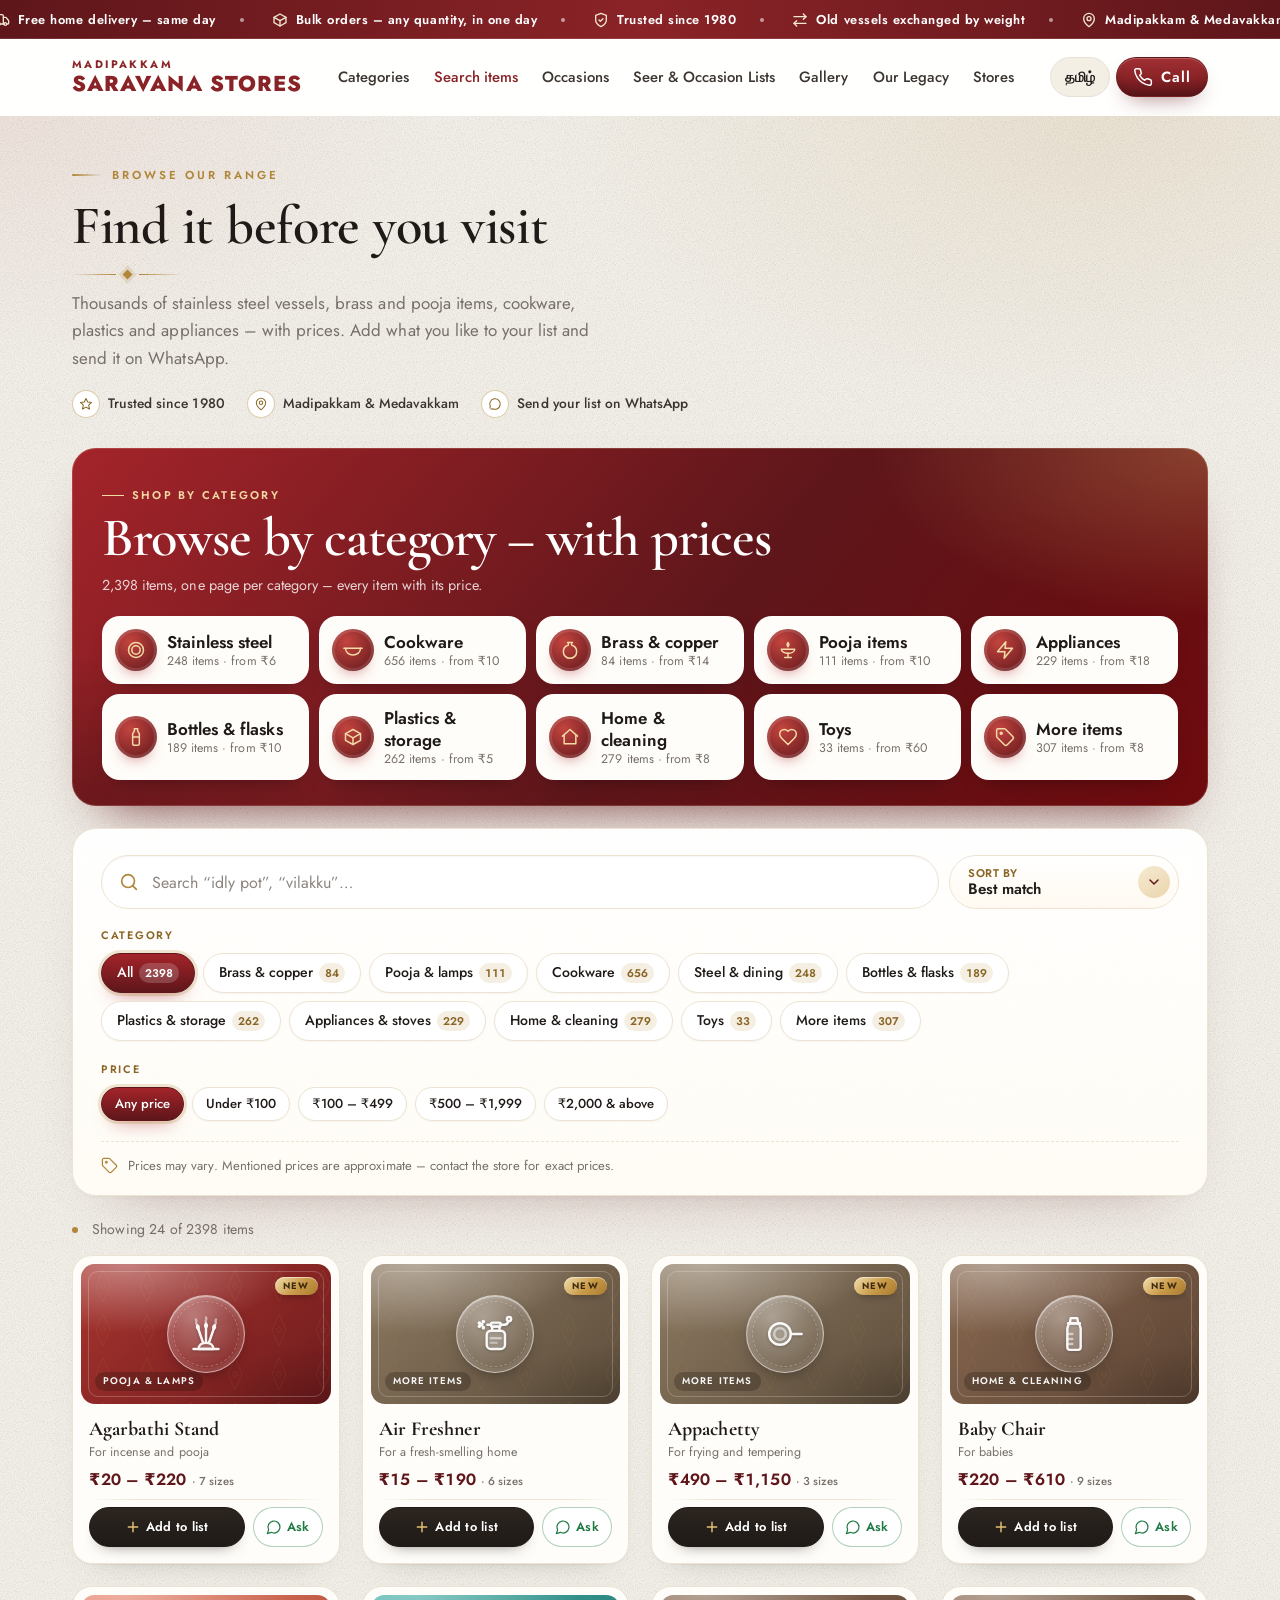
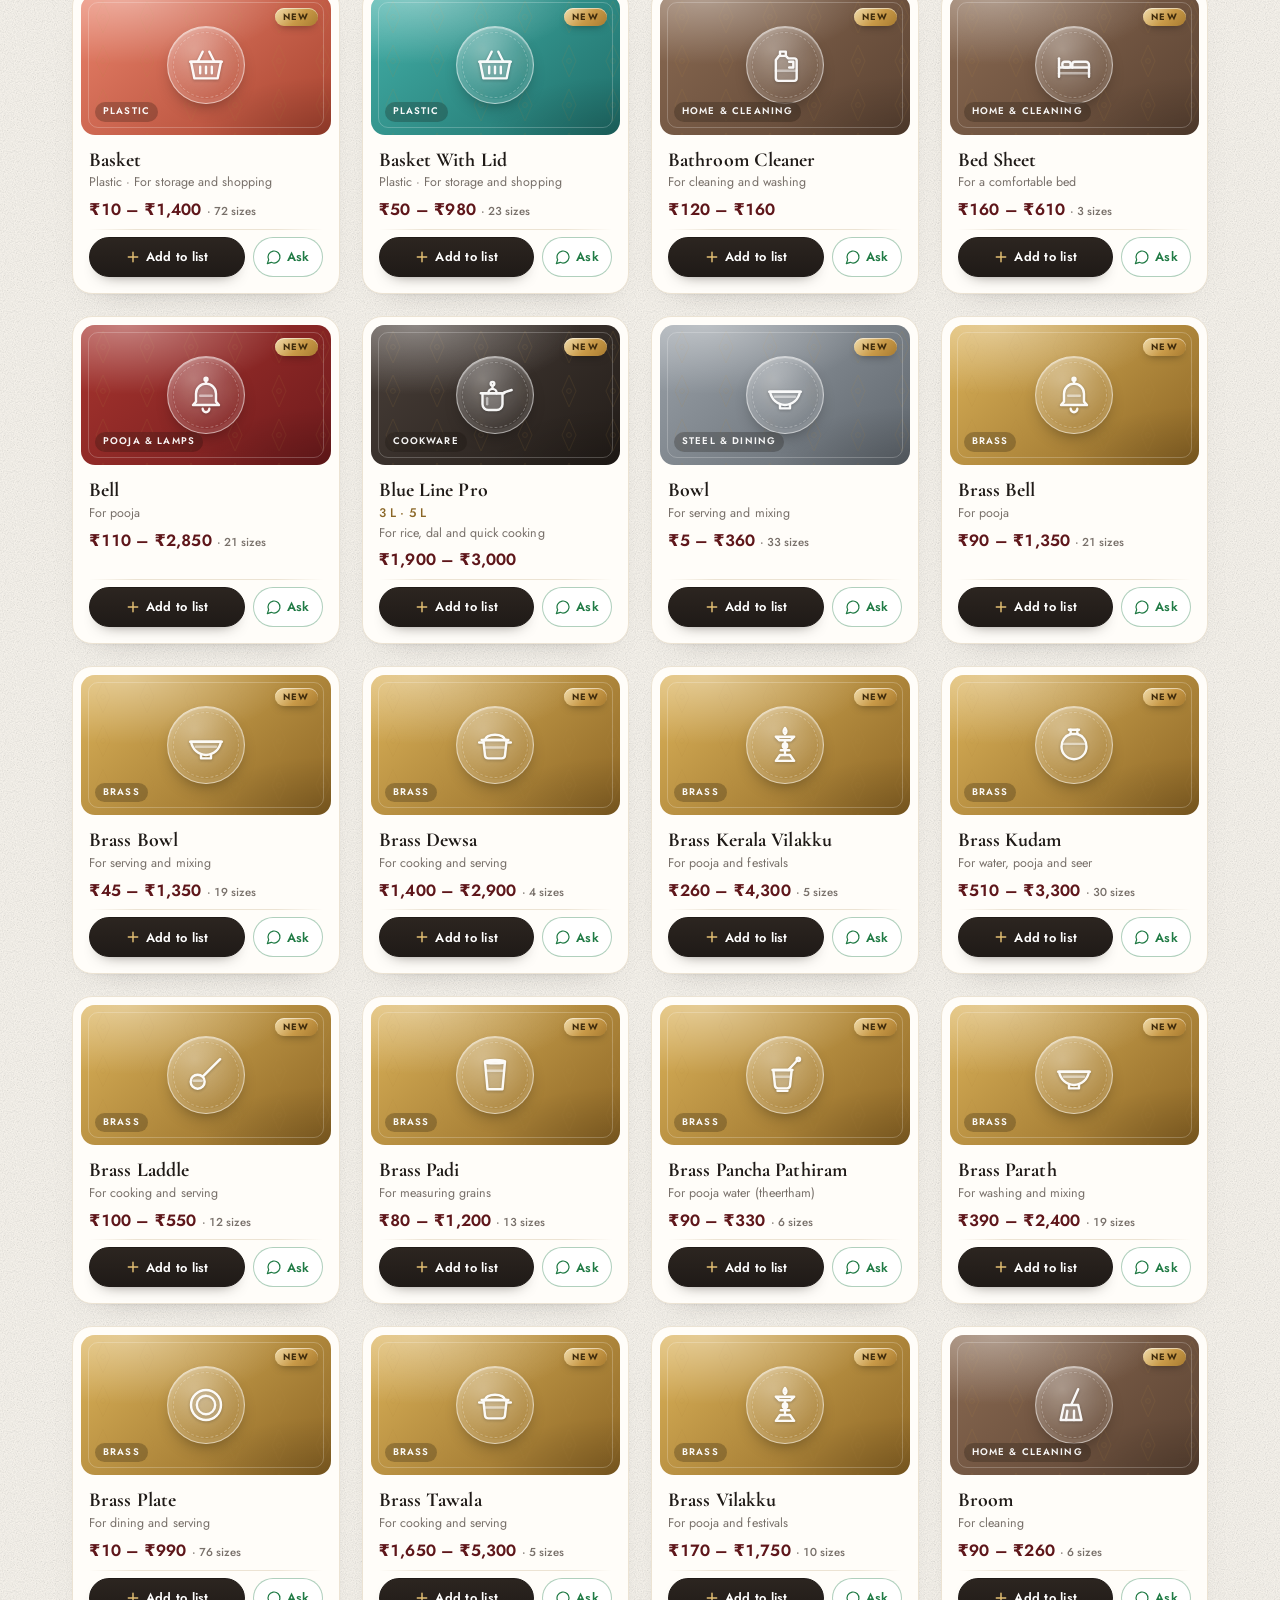
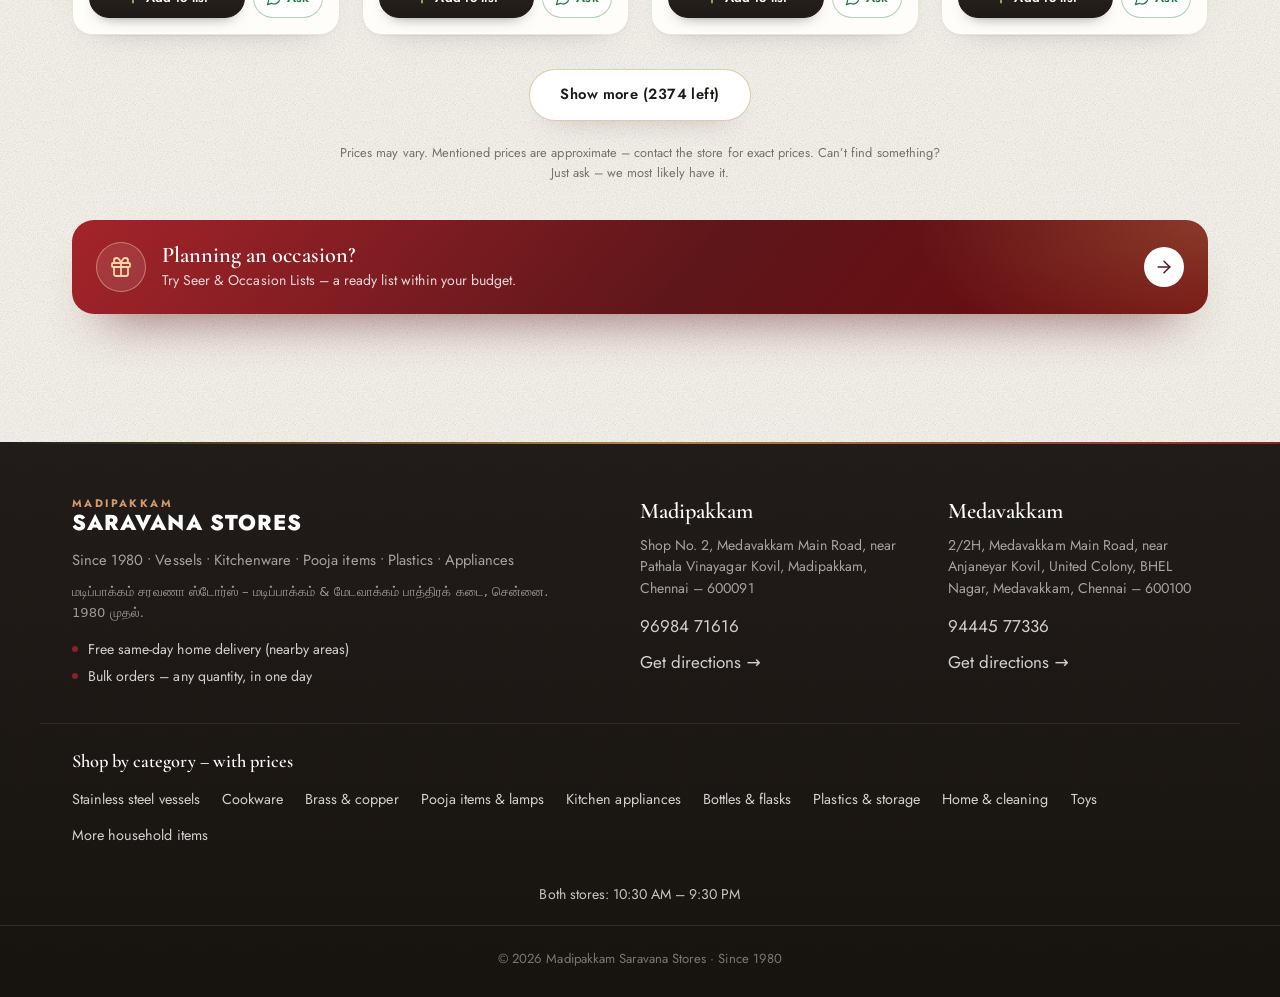
<file: catalogue.html>
<!doctype html>
<!-- Generated by tools/build_pages.py from index.html + pages/catalogue.html – edit those, not this file. -->
<html lang="en">
<head>
  <meta charset="utf-8">
  <meta name="viewport" content="width=device-width, initial-scale=1, viewport-fit=cover">
  <!-- Google tag (gtag.js). The tag itself loads just after the page has finished loading, so it doesn't
       slow down the first view; anything sent before that waits in dataLayer and is delivered then. -->
<script>
  window.dataLayer = window.dataLayer || [];
  function gtag(){dataLayer.push(arguments);}
  gtag('js', new Date());

  gtag('config', 'AW-18484151582');
  (function () {
    function loadTag() {
      var s = document.createElement('script');
      s.async = true;
      s.src = 'https://www.googletagmanager.com/gtag/js?id=AW-18484151582';
      document.head.appendChild(s);
    }
    if (document.readyState === 'complete') setTimeout(loadTag, 300);
    else addEventListener('load', function () { setTimeout(loadTag, 300); });
  })();
</script>
  <title>Vessels &amp; Kitchenware Prices, Chennai | Madipakkam Saravana Stores</title>
  <meta name="description" content="2,000+ steel vessels, brass, pooja items, cookware, plastics and appliances with prices at Madipakkam Saravana Stores, Chennai. Make a list, send it on WhatsApp.">
  <meta name="robots" content="index, follow, max-image-preview:large">
  <meta name="author" content="Madipakkam Saravana Stores">
  <meta name="theme-color" content="#8a2327">
  <meta name="format-detection" content="telephone=yes">

  <!-- Local SEO -->
  <meta name="geo.region" content="IN-TN">
  <meta name="geo.placename" content="Madipakkam, Medavakkam, Chennai">
  <meta name="geo.position" content="12.9704899;80.190356">
  <meta name="ICBM" content="12.9704899, 80.190356">

  <!-- The site's web address (tools/build_pages.py changes these for the other pages) -->
  <link rel="canonical" href="https://madipakkamsaravanastores.in/catalogue.html">
  <meta property="og:url" content="https://madipakkamsaravanastores.in/catalogue.html">

  <!-- Link previews on WhatsApp, Facebook and X -->
  <meta property="og:type" content="website">
  <meta property="og:site_name" content="Madipakkam Saravana Stores">
  <meta property="og:locale" content="en_IN">
  <meta property="og:locale:alternate" content="ta_IN">
  <meta property="og:title" content="Vessels &amp; Kitchenware Prices, Chennai | Madipakkam Saravana Stores">
  <meta property="og:description" content="2,000+ steel vessels, brass, pooja items, cookware, plastics and appliances with prices at Madipakkam Saravana Stores, Chennai. Make a list, send it on WhatsApp.">
  <meta property="og:image" content="https://madipakkamsaravanastores.in/images/share.jpg">
  <meta property="og:image:width" content="1200">
  <meta property="og:image:height" content="630">
  <meta property="og:image:alt" content="Madipakkam Saravana Stores – store front, since 1980">
  <meta name="twitter:card" content="summary_large_image">
  <meta name="twitter:title" content="Vessels &amp; Kitchenware Prices, Chennai | Madipakkam Saravana Stores">
  <meta name="twitter:description" content="2,000+ steel vessels, brass, pooja items, cookware, plastics and appliances with prices at Madipakkam Saravana Stores, Chennai. Make a list, send it on WhatsApp.">
  <meta name="twitter:image" content="https://madipakkamsaravanastores.in/images/share.jpg">

  <!-- Icons -->
  <link rel="icon" href="icons/favicon.svg" type="image/svg+xml">
  <link rel="icon" href="icons/favicon-32.png" sizes="32x32" type="image/png">
  <link rel="apple-touch-icon" href="icons/apple-touch-icon.png">
  <link rel="manifest" href="site.webmanifest">

  <link rel="preconnect" href="https://fonts.googleapis.com">
  <link rel="preconnect" href="https://fonts.gstatic.com" crossorigin>
  <link rel="preload" as="style" href="https://fonts.googleapis.com/css2?family=Cormorant+Garamond:ital,wght@0,500;0,600;0,700;1,500;1,600&family=Jost:wght@400;500;600;700&family=Anek+Tamil:wght@500;600;700&family=Mukta+Malar:wght@400;500;600;700&display=swap" onload="this.onload=null;this.rel='stylesheet'">
  <noscript><link rel="stylesheet" href="https://fonts.googleapis.com/css2?family=Cormorant+Garamond:ital,wght@0,500;0,600;0,700;1,500;1,600&family=Jost:wght@400;500;600;700&family=Anek+Tamil:wght@500;600;700&family=Mukta+Malar:wght@400;500;600;700&display=swap"></noscript>
  <!-- All of css/*.css in one file – built by tools/build_pages.py (edit the separate files, then run it) -->
  <link rel="stylesheet" href="css/site.min.css">
  <script>
    (function () {
      var nav = performance.getEntriesByType && performance.getEntriesByType('navigation')[0];
      // The splash intro plays once per visit: not after Back, and not when coming from another page of the site
      var back = nav && nav.type === 'back_forward';
      var seen = false;
      try { seen = sessionStorage.getItem('splashSeen') === '1'; } catch (e) {}
      var skip = back || seen;
      document.documentElement.classList.add('js', skip ? 'is-back' : 'js');
      // Start at the top on refresh (browsers otherwise jump back to where you were)
      if ('scrollRestoration' in history) history.scrollRestoration = 'manual';
      if (nav && nav.type === 'reload' && location.hash) history.replaceState(null, '', location.pathname + location.search);
    })();
  </script>
  <script type="application/ld+json">
{
 "@context": "https://schema.org",
 "@graph": [
  {
   "@type": "BreadcrumbList",
   "itemListElement": [
    {
     "@type": "ListItem",
     "position": 1,
     "name": "Home",
     "item": "https://madipakkamsaravanastores.in/"
    },
    {
     "@type": "ListItem",
     "position": 2,
     "name": "Catalogue",
     "item": "https://madipakkamsaravanastores.in/catalogue.html"
    }
   ]
  },
  {
   "@type": "CollectionPage",
   "@id": "https://madipakkamsaravanastores.in/catalogue.html",
   "url": "https://madipakkamsaravanastores.in/catalogue.html",
   "name": "Vessels & Kitchenware Prices, Chennai | Madipakkam Saravana Stores",
   "description": "2,000+ steel vessels, brass, pooja items, cookware, plastics and appliances with prices at Madipakkam Saravana Stores, Chennai. Make a list, send it on WhatsApp.",
   "inLanguage": "en-IN",
   "isPartOf": {
    "@type": "WebSite",
    "name": "Madipakkam Saravana Stores",
    "url": "https://madipakkamsaravanastores.in/"
   },
   "publisher": {
    "@id": "https://madipakkamsaravanastores.in/#organization"
   },
   "hasPart": [
    {
     "@type": "CollectionPage",
     "name": "Stainless steel vessels & dining",
     "url": "https://madipakkamsaravanastores.in/stainless-steel-vessels.html"
    },
    {
     "@type": "CollectionPage",
     "name": "Cookware",
     "url": "https://madipakkamsaravanastores.in/cookware.html"
    },
    {
     "@type": "CollectionPage",
     "name": "Brass & copper vessels",
     "url": "https://madipakkamsaravanastores.in/brass-copper-items.html"
    },
    {
     "@type": "CollectionPage",
     "name": "Pooja items & lamps",
     "url": "https://madipakkamsaravanastores.in/pooja-items.html"
    },
    {
     "@type": "CollectionPage",
     "name": "Kitchen appliances & stoves",
     "url": "https://madipakkamsaravanastores.in/kitchen-appliances.html"
    },
    {
     "@type": "CollectionPage",
     "name": "Bottles, flasks & casseroles",
     "url": "https://madipakkamsaravanastores.in/bottles-flasks.html"
    },
    {
     "@type": "CollectionPage",
     "name": "Plastics & storage",
     "url": "https://madipakkamsaravanastores.in/plastic-storage.html"
    },
    {
     "@type": "CollectionPage",
     "name": "Home & cleaning",
     "url": "https://madipakkamsaravanastores.in/home-cleaning.html"
    },
    {
     "@type": "CollectionPage",
     "name": "Toys & games",
     "url": "https://madipakkamsaravanastores.in/toys.html"
    },
    {
     "@type": "CollectionPage",
     "name": "More household items",
     "url": "https://madipakkamsaravanastores.in/household-items.html"
    }
   ]
  }
 ]
}
  </script>
</head>
<body>

<!-- Icon sprite -->
<svg width="0" height="0" style="position:absolute" aria-hidden="true">
  <defs>
    <symbol id="i-phone" viewBox="0 0 24 24"><path d="M22 16.92v3a2 2 0 0 1-2.18 2 19.8 19.8 0 0 1-8.63-3.07 19.5 19.5 0 0 1-6-6A19.8 19.8 0 0 1 2.12 4.18 2 2 0 0 1 4.11 2h3a2 2 0 0 1 2 1.72c.13.96.36 1.9.7 2.81a2 2 0 0 1-.45 2.11L8.09 9.91a16 16 0 0 0 6 6l1.27-1.27a2 2 0 0 1 2.11-.45c.91.34 1.85.57 2.81.7A2 2 0 0 1 22 16.92z"/></symbol>
    <symbol id="i-chat" viewBox="0 0 24 24"><path d="M7.9 20A9 9 0 1 0 4 16.1L2 22Z"/></symbol>
    <symbol id="i-pin" viewBox="0 0 24 24"><path d="M20 10c0 6-8 12-8 12s-8-6-8-12a8 8 0 0 1 16 0Z"/><circle cx="12" cy="10" r="3"/></symbol>
    <symbol id="i-nav" viewBox="0 0 24 24"><path d="M3 11 22 2l-9 19-2-8-8-2z"/></symbol>
    <symbol id="i-clock" viewBox="0 0 24 24"><circle cx="12" cy="12" r="10"/><path d="M12 6v6l4 2"/></symbol>
    <symbol id="i-truck" viewBox="0 0 24 24"><path d="M14 18V6a2 2 0 0 0-2-2H4a2 2 0 0 0-2 2v11a1 1 0 0 0 1 1h2"/><path d="M15 18H9"/><path d="M19 18h2a1 1 0 0 0 1-1v-3.65a1 1 0 0 0-.22-.62l-3.48-4.35A1 1 0 0 0 17.52 8H14"/><circle cx="17" cy="18" r="2"/><circle cx="7" cy="18" r="2"/></symbol>
    <symbol id="i-wrench" viewBox="0 0 24 24"><path d="M14.7 6.3a1 1 0 0 0 0 1.4l1.6 1.6a1 1 0 0 0 1.4 0l3.77-3.77a6 6 0 0 1-7.94 7.94l-6.91 6.91a2.12 2.12 0 0 1-3-3l6.91-6.91a6 6 0 0 1 7.94-7.94l-3.76 3.76z"/></symbol>
    <symbol id="i-gift" viewBox="0 0 24 24"><rect x="3" y="8" width="18" height="4" rx="1"/><path d="M12 8v13"/><path d="M19 12v7a2 2 0 0 1-2 2H7a2 2 0 0 1-2-2v-7"/><path d="M7.5 8a2.5 2.5 0 0 1 0-5C9.5 3 11 5 12 8c1-3 2.5-5 4.5-5a2.5 2.5 0 0 1 0 5"/></symbol>
    <symbol id="i-tag" viewBox="0 0 24 24"><path d="M12.59 2.59A2 2 0 0 0 11.17 2H4a2 2 0 0 0-2 2v7.17a2 2 0 0 0 .59 1.42l8.7 8.7a2.43 2.43 0 0 0 3.42 0l6.58-6.58a2.43 2.43 0 0 0 0-3.42z"/><circle cx="7.5" cy="7.5" r="1.2"/></symbol>
    <symbol id="i-eye" viewBox="0 0 24 24"><path d="M2.06 12.35a1 1 0 0 1 0-.7 10.75 10.75 0 0 1 19.88 0 1 1 0 0 1 0 .7 10.75 10.75 0 0 1-19.88 0"/><circle cx="12" cy="12" r="3"/></symbol>
    <symbol id="i-heart" viewBox="0 0 24 24"><path d="M19 14c1.49-1.46 3-3.21 3-5.5A5.5 5.5 0 0 0 16.5 3c-1.76 0-3 .5-4.5 2-1.5-1.5-2.74-2-4.5-2A5.5 5.5 0 0 0 2 8.5c0 2.3 1.5 4.05 3 5.5l7 7Z"/></symbol>
    <symbol id="i-arrow" viewBox="0 0 24 24"><path d="M5 12h14"/><path d="m12 5 7 7-7 7"/></symbol>
    <symbol id="i-check" viewBox="0 0 24 24"><path d="M20 6 9 17l-5-5"/></symbol>
    <symbol id="i-star" viewBox="0 0 24 24"><path d="M12 2.5l2.9 6.1 6.6.8-4.9 4.6 1.3 6.6L12 17.3l-5.9 3.3 1.3-6.6L2.5 9.4l6.6-.8z"/></symbol>
    <symbol id="i-menu" viewBox="0 0 24 24"><path d="M4 7h16M4 12h16M4 17h16"/></symbol>
    <symbol id="i-x" viewBox="0 0 24 24"><path d="M18 6 6 18M6 6l12 12"/></symbol>
    <symbol id="i-left" viewBox="0 0 24 24"><path d="m15 18-6-6 6-6"/></symbol>
    <symbol id="i-right" viewBox="0 0 24 24"><path d="m9 18 6-6-6-6"/></symbol>
    <symbol id="i-box" viewBox="0 0 24 24"><path d="M21 8 12 3 3 8v8l9 5 9-5Z"/><path d="m3 8 9 5 9-5"/><path d="M12 13v8"/></symbol>
    <symbol id="i-shield" viewBox="0 0 24 24"><path d="M12 22s8-4 8-10V5l-8-3-8 3v7c0 6 8 10 8 10Z"/><path d="m9 12 2 2 4-4"/></symbol>
    <symbol id="i-bolt" viewBox="0 0 24 24"><path d="M13 2 3 14h9l-1 8 10-12h-9l1-8z"/></symbol>
    <symbol id="i-search" viewBox="0 0 24 24"><circle cx="11" cy="11" r="7"/><path d="m20 20-3.5-3.5"/></symbol>
    <symbol id="i-plus" viewBox="0 0 24 24"><path d="M12 5v14M5 12h14"/></symbol>
    <symbol id="i-minus" viewBox="0 0 24 24"><path d="M5 12h14"/></symbol>
    <symbol id="i-list" viewBox="0 0 24 24"><path d="M9 6h11M9 12h11M9 18h11"/><path d="M4 6h.01M4 12h.01M4 18h.01"/></symbol>
    <symbol id="i-swap" viewBox="0 0 24 24"><path d="m17 3 4 4-4 4"/><path d="M3 7h18"/><path d="m7 21-4-4 4-4"/><path d="M21 17H3"/></symbol>
    <symbol id="i-trash" viewBox="0 0 24 24"><path d="M3 6h18"/><path d="M8 6V4h8v2"/><path d="m19 6-1 14H6L5 6"/></symbol>
    <symbol id="i-pot" viewBox="0 0 24 24"><path d="M9 3h6"/><path d="M10 3v3c-3 1-6 4-6 8a8 8 0 0 0 16 0c0-4-3-7-6-8V3"/></symbol>
    <symbol id="i-lamp" viewBox="0 0 24 24"><path d="M12 3c1.5 2 1.5 3.5 0 5-1.5-1.5-1.5-3 0-5z"/><path d="M4 11h16c0 3-3.5 5-8 5s-8-2-8-5z"/><path d="M12 16v4M8 21h8"/></symbol>
    <symbol id="i-pan" viewBox="0 0 24 24"><path d="M3 10h18c0 4.5-4 8-9 8s-9-3.5-9-8z"/><path d="M1 10h2M21 10h2"/></symbol>
    <symbol id="i-plate" viewBox="0 0 24 24"><circle cx="12" cy="12" r="9"/><circle cx="12" cy="12" r="5"/></symbol>
    <symbol id="i-bottle" viewBox="0 0 24 24"><path d="M10 2h4v3l2 3v12a2 2 0 0 1-2 2h-4a2 2 0 0 1-2-2V8l2-3z"/><path d="M8 12h8"/></symbol>
    <symbol id="i-home" viewBox="0 0 24 24"><path d="m3 11 9-8 9 8"/><path d="M5 10v10h14V10"/></symbol>
    <symbol id="p-agal" viewBox="0 0 24 24"><path d="M12 3.5c1.4 1.6 1.4 3 0 4.3-1.4-1.3-1.4-2.7 0-4.3z" style="fill:var(--if,none)"/><path d="M3.5 11.5h17c-.6 3.2-4 5.5-8.5 5.5s-7.9-2.3-8.5-5.5z" style="fill:var(--if,none)"/><path d="M12 7.8v3.7"/><path d="M9 17v2.5h6V17"/><path d="M7 21h10"/></symbol>
    <symbol id="p-kudam" viewBox="0 0 24 24"><path d="M9 2.8h6"/><path d="M10 2.8v2.6"/><path d="M14 2.8v2.6"/><path d="M10 5.4C6.4 6.5 4.5 9.6 4.5 13a7.5 7.5 0 0 0 15 0c0-3.4-1.9-6.5-5.5-7.6z" style="fill:var(--if,none)"/><path d="M5.3 11.3h13.4" opacity=".55"/></symbol>
    <symbol id="p-plate" viewBox="0 0 24 24"><circle cx="12" cy="12" r="9" style="fill:var(--if,none)"/><circle cx="12" cy="12" r="5.5"/><path d="M8.5 7.6a5.5 5.5 0 0 1 3.5-1.1" opacity=".6"/></symbol>
    <symbol id="p-bottle" viewBox="0 0 24 24"><path d="M9.5 2.5h5v2.8l2 3V20a2 2 0 0 1-2 2h-5a2 2 0 0 1-2-2V8.3l2-3z" style="fill:var(--if,none)"/><path d="M9.5 5.3h5"/><path d="M7.5 12h9M7.5 16h9" opacity=".55"/></symbol>
    <symbol id="p-kadai" viewBox="0 0 24 24"><path d="M3.5 10h17c0 4.6-3.8 8-8.5 8s-8.5-3.4-8.5-8z" style="fill:var(--if,none)"/><path d="M2.5 10h19"/><path d="M1 8.6 3 10M23 8.6 21 10"/><path d="M6 13.2h12" opacity=".55"/></symbol>
    <symbol id="p-agarbathi" viewBox="0 0 24 24"><path d="M4.5 21h15"/><path d="M7.5 21c0-2.3 2-3.8 4.5-3.8s4.5 1.5 4.5 3.8z" style="fill:var(--if,none)"/><path d="M12 17.2V8.2M10.3 17.4 7.4 9M13.7 17.4 16.6 9"/><path d="M12 8.2c.7-.8.7-1.6 0-2.4-.7.8-.7 1.6 0 2.4z" style="fill:var(--if,none)"/><path d="M7.4 9c.4-.9.2-1.7-.6-2.3-.4.9-.2 1.7.6 2.3z" style="fill:var(--if,none)"/><path d="M16.6 9c-.4-.9-.2-1.7.6-2.3.4.9.2 1.7-.6 2.3z" style="fill:var(--if,none)"/><path d="M12 5c-.9-.9.9-1.8 0-2.9M6.4 6.1c-.9-.8.4-1.8-.4-2.8M17.6 6.1c.9-.8-.4-1.8.4-2.8" opacity=".55"/></symbol>
    <symbol id="p-perfume" viewBox="0 0 24 24"><rect x="7" y="10" width="11" height="11" rx="2.6" style="fill:var(--if,none)"/><path d="M10.3 10V7.6h4.4V10"/><rect x="9.6" y="5.2" width="5.8" height="2.4" rx=".8" style="fill:var(--if,none)"/><path d="M9.6 6.4H7.4"/><path d="M5 4.6h.01M4 6.4h.01M5 8.2h.01M2.6 5.4h.01M2.6 7.4h.01" stroke-width="2.2"/><path d="M15.4 6.4h2.2c1.4 0 2.1-.9 2.4-2"/><circle cx="20.4" cy="3" r="1.3" style="fill:var(--if,none)"/><path d="M9.5 14.5h6" opacity=".55"/><path d="M9.5 17.2h3.5" opacity=".4"/></symbol>
    <symbol id="p-chimta" viewBox="0 0 24 24"><circle cx="12" cy="3.6" r="1.6"/><path d="M11 5 6.2 19.6a1 1 0 0 0 .7 1.3l.6.1a1 1 0 0 0 1.1-.6L12.4 6" style="fill:var(--if,none)"/><path d="M13 5l4.8 14.6a1 1 0 0 1-.7 1.3l-.6.1a1 1 0 0 1-1.1-.6L11.6 6" style="fill:var(--if,none)"/><path d="M8.8 12.5l2.1.6M15.2 12.5l-2.1.6" opacity=".55"/></symbol>
    <symbol id="p-board" viewBox="0 0 24 24"><rect x="2.5" y="7.5" width="15" height="13" rx="3" style="fill:var(--if,none)"/><circle cx="5.6" cy="10.6" r="1"/><path d="M5 17.5h7" opacity=".5"/><path d="M9.2 16.2 7 18.4"/><path d="M9.2 16.2 20.3 5.1c.5 3.3-1.4 6.5-6.3 8.9z" style="fill:var(--if,none)"/></symbol>
    <symbol id="p-clock" viewBox="0 0 24 24"><circle cx="12" cy="12" r="9" style="fill:var(--if,none)"/><circle cx="12" cy="12" r="7" opacity=".45"/><path d="M12 3.8v1.6M12 18.6v1.6M3.8 12h1.6M18.6 12h1.6"/><path d="M12 7.4V12l3.2 2"/><circle cx="12" cy="12" r=".8"/></symbol>
    <symbol id="p-clothstand" viewBox="0 0 24 24"><path d="M2.5 6.5h19"/><path d="M4 6.5 5.3 20M20 6.5 18.7 20"/><path d="M5.3 20l3.3-4.2 3.4 4.2 3.4-4.2 3.3 4.2"/><path d="M5.6 6.5h4.2v6.8L7.7 12.2l-2.1 1.1z" style="fill:var(--if,none)"/><path d="M13 6.5l-1.8 1.9 1.3 1.1V14h5.6V9.5l1.3-1.1-1.8-1.9h-1.3a1.5 1.5 0 0 1-3 0z" style="fill:var(--if,none)"/></symbol>
    <symbol id="p-milkboiler" viewBox="0 0 24 24"><path d="M5 9h12v8.5A3.5 3.5 0 0 1 13.5 21h-5A3.5 3.5 0 0 1 5 17.5z" style="fill:var(--if,none)"/><path d="M4 9h14"/><path d="M5 10.5 2.6 9.2"/><path d="M8 9c0-1.6 1.3-2.6 3-2.6s3 1 3 2.6"/><path d="M11 6.4V4.6"/><path d="M9.6 4.6h2.8"/><path d="M17 12h2.5"/><path d="M7 14.5h8" opacity=".5"/></symbol>
    <symbol id="p-strainer" viewBox="0 0 24 24"><circle cx="9" cy="11" r="6.2" style="fill:var(--if,none)"/><path d="M15.2 11H22"/><path d="M5.6 8.2l6.8 5.6M5.6 13.8l6.8-5.6M3.8 11h10.4M9 5.8v10.4" opacity=".45"/></symbol>
    <symbol id="p-coffeefilter" viewBox="0 0 24 24"><rect x="7" y="3.5" width="10" height="6" rx="1" style="fill:var(--if,none)"/><path d="M6 9.5h12"/><path d="M7 9.5v9A2.5 2.5 0 0 0 9.5 21h5a2.5 2.5 0 0 0 2.5-2.5v-9" style="fill:var(--if,none)"/><circle cx="12" cy="2.3" r=".9"/><path d="M9 6.5h6M8.5 14.5h7" opacity=".5"/></symbol>
    <symbol id="p-press" viewBox="0 0 24 24"><rect x="7.5" y="6" width="9" height="12" rx="1" style="fill:var(--if,none)"/><path d="M6.5 6h11M6.5 18h11"/><path d="M12 6V2.5"/><path d="M8.5 2.5h7"/><path d="M10 18l-.6 3.2M12 18v3.5M14 18l.6 3.2" opacity=".65"/><path d="M7.5 12h9" opacity=".45"/></symbol>
    <symbol id="p-mould" viewBox="0 0 24 24"><path d="M3 10h18l-2 9H5z" style="fill:var(--if,none)"/><path d="M3 10c1.5-2 3-2 4.5 0s3 2 4.5 0 3-2 4.5 0 3 2 4.5 0"/><path d="M7 10.8l1 8.2M12 11v8M17 10.8 16 19" opacity=".5"/></symbol>
    <symbol id="p-rolling" viewBox="0 0 24 24"><circle cx="11.5" cy="14.5" r="6.8" style="fill:var(--if,none)"/><path d="M5 9.5 18.5 6" stroke-width="2.6"/><path d="M2.4 10.2l2.2-.6M18.9 5.9l2.2-.6"/></symbol>
    <symbol id="p-manai" viewBox="0 0 24 24"><rect x="3" y="9" width="18" height="4" rx="1.3" style="fill:var(--if,none)"/><path d="M5 13v4.5M19 13v4.5M8.5 13v2.5M15.5 13v2.5"/><path d="M6 11h12" opacity=".5"/></symbol>
    <symbol id="p-arivalmanai" viewBox="0 0 24 24"><rect x="3" y="17.5" width="16" height="3.2" rx="1" style="fill:var(--if,none)"/><path d="M8.5 17.5V9.5c0-3.4 2.6-6 6.2-6.4-1.2 3-2.2 5.4-2.2 8.6v5.8" style="fill:var(--if,none)"/><path d="M10.5 12h2" opacity=".5"/></symbol>
    <symbol id="p-muram" viewBox="0 0 24 24"><path d="M3.5 8.5h17l-1.6 9.4a2 2 0 0 1-2 1.6H7.1a2 2 0 0 1-2-1.6z" style="fill:var(--if,none)"/><path d="M3.5 8.5c3 2.2 14 2.2 17 0"/><path d="M8 12.5l.8 5M12 12.8v4.8M16 12.5l-.8 5" opacity=".45"/></symbol>
    <symbol id="p-churner" viewBox="0 0 24 24"><path d="M12 2.5v13"/><path d="M8.5 6.5h7"/><circle cx="12" cy="16" r="1.7" style="fill:var(--if,none)"/><path d="M12 17.7v3.8M10.4 16.6l-3.6 3.2M13.6 16.6l3.6 3.2M10.3 15.6 6.3 14.6M13.7 15.6l4-1"/></symbol>
    <symbol id="p-ural" viewBox="0 0 24 24"><path d="M5 11h14l-1.5 6.5A3 3 0 0 1 14.6 20H9.4a3 3 0 0 1-2.9-2.5z" style="fill:var(--if,none)"/><path d="M4 11h16"/><path d="M14 11 18.4 3.6"/><circle cx="18.8" cy="3" r="1.3" style="fill:var(--if,none)"/><path d="M8 20.8h8"/></symbol>
    <symbol id="p-lighter" viewBox="0 0 24 24"><path d="M2.5 8.5h11l2-1.5h4v5h-4l-2-1.5h-11z" style="fill:var(--if,none)"/><path d="M7.5 10.5v7a1.5 1.5 0 0 0 1.5 1.5h1a1.5 1.5 0 0 0 1.5-1.5v-7"/><path d="M21 8l1.5-1M21 11.5l1.5 1" opacity=".6"/></symbol>
    <symbol id="p-cylinder" viewBox="0 0 24 24"><path d="M7 7.5h10v11a2.5 2.5 0 0 1-2.5 2.5h-5A2.5 2.5 0 0 1 7 18.5z" style="fill:var(--if,none)"/><path d="M7 7.5c0-2 2.2-3 5-3s5 1 5 3"/><path d="M10.5 4.5V2.8h3v1.7"/><path d="M7 12.5h10" opacity=".5"/></symbol>
    <symbol id="p-fan" viewBox="0 0 24 24"><circle cx="12" cy="9" r="6.5" style="fill:var(--if,none)"/><circle cx="12" cy="9" r="1.2"/><path d="M12 7.8c-.5-2.2.3-3.6 1.8-4M13.1 9.7c2 1 2.6 2.6 1.8 4M10.9 9.4c-2.1-.5-3.3.3-3.9 1.8" opacity=".75"/><path d="M12 15.5V20"/><path d="M8 21h8"/></symbol>
    <symbol id="p-heater" viewBox="0 0 24 24"><rect x="6.5" y="3" width="11" height="16" rx="3" style="fill:var(--if,none)"/><path d="M9.5 19v2M14.5 19v2"/><circle cx="12" cy="7.8" r="1.8"/><path d="M12 11.8c-1.3 1.5-1.3 2.9 0 3.9 1.3-1 1.3-2.4 0-3.9z"/></symbol>
    <symbol id="p-scale" viewBox="0 0 24 24"><rect x="3" y="12" width="18" height="8" rx="2" style="fill:var(--if,none)"/><path d="M5 12l1.5-6h11L19 12"/><rect x="9" y="15" width="6" height="2.5" rx=".6"/><path d="M8 8.8h8" opacity=".5"/></symbol>
    <symbol id="p-oven" viewBox="0 0 24 24"><rect x="2.5" y="5" width="19" height="14" rx="2" style="fill:var(--if,none)"/><rect x="5" y="7.5" width="10" height="9" rx="1"/><path d="M18 8.5h.01M18 11.5h.01M18 14.5h.01" stroke-width="2.4"/><path d="M5 21h2M17 21h2"/></symbol>
    <symbol id="p-toaster" viewBox="0 0 24 24"><path d="M3.5 11a4 4 0 0 1 4-4h9a4 4 0 0 1 4 4v8h-17z" style="fill:var(--if,none)"/><path d="M8.5 7V4h3v3M12.5 7V3.5h3V7"/><path d="M20.5 12H22"/><path d="M6 15h11" opacity=".5"/></symbol>
    <symbol id="p-iron" viewBox="0 0 24 24"><path d="M3 17h17.5c0-5-2.5-8-7-8H9a6 6 0 0 0-6 6z" style="fill:var(--if,none)"/><path d="M9 9c0-2 1.5-3.5 3.5-3.5H17"/><path d="M7 13.5h.01M10 13.5h.01M13 13.5h.01" stroke-width="2"/><path d="M3 20h17.5" opacity=".5"/></symbol>
    <symbol id="p-hairdryer" viewBox="0 0 24 24"><path d="M3 9a5 5 0 0 1 5-5h9l3 1.5v7L17 14H8a5 5 0 0 1-5-5z" style="fill:var(--if,none)"/><circle cx="8" cy="9" r="2"/><path d="m10 14-1 6.5a1 1 0 0 0 1 1.2h1.5a1 1 0 0 0 1-.9L13 14"/><path d="M21.5 7.5h1M21.5 10.5h1" opacity=".6"/></symbol>
    <symbol id="p-plug" viewBox="0 0 24 24"><path d="M8.5 2.5v4.5M15.5 2.5v4.5"/><path d="M6 7h12v4a6 6 0 0 1-12 0z" style="fill:var(--if,none)"/><path d="M12 17v4.5"/></symbol>
    <symbol id="p-mat" viewBox="0 0 24 24"><path d="M3 8h13v11H3z" style="fill:var(--if,none)"/><circle cx="18.5" cy="10.5" r="2.5"/><path d="M16 8h2.5M16 13h2.5"/><path d="M5 11h9M5 14h9M5 17h9" opacity=".45"/></symbol>
    <symbol id="p-bed" viewBox="0 0 24 24"><path d="M3 19V8"/><path d="M3 13.5h18v5.5"/><path d="M3 17h18" opacity=".5"/><rect x="5" y="10" width="5" height="3.5" rx="1.5" style="fill:var(--if,none)"/><path d="M11 13.5v-2a1.5 1.5 0 0 1 1.5-1.5H19a2 2 0 0 1 2 2v1.5" style="fill:var(--if,none)"/></symbol>
    <symbol id="p-pillow" viewBox="0 0 24 24"><path d="M4 8c2-2 14-2 16 0 1 3 1 6 0 9-2 2-14 2-16 0-1-3-1-6 0-9z" style="fill:var(--if,none)"/><path d="M7.5 11c3-1 6-1 9 0" opacity=".5"/></symbol>
    <symbol id="p-cradle" viewBox="0 0 24 24"><path d="M12 2.5v4"/><path d="M12 6.5 5 11M12 6.5l7 4.5"/><path d="M4 11h16c-.5 4-3.8 7-8 7s-7.5-3-8-7z" style="fill:var(--if,none)"/><path d="M7.5 14h9" opacity=".5"/></symbol>
    <symbol id="p-net" viewBox="0 0 24 24"><path d="M12 3 4 19h16z" style="fill:var(--if,none)"/><path d="M12 3v16M8.4 10.5 7 19M15.6 10.5 17 19" opacity=".5"/><path d="M3 21h18"/><circle cx="12" cy="2.4" r=".8"/></symbol>
    <symbol id="p-spray" viewBox="0 0 24 24"><path d="M8 10h7l1 2v8a1.5 1.5 0 0 1-1.5 1.5h-6A1.5 1.5 0 0 1 7 20v-8z" style="fill:var(--if,none)"/><path d="M9 10V7.5h5V10"/><path d="M8.5 7.5H15l2.5 1"/><path d="M14 7.5V5H9.5"/><path d="M20 5.5h.01M21.5 7.5h.01M20 9.5h.01" stroke-width="2.2"/><path d="M7.5 15h8" opacity=".5"/></symbol>
    <symbol id="p-cleaner" viewBox="0 0 24 24"><path d="M6.5 9 8.5 6.5h4l1.5 1.5h3.5A1.5 1.5 0 0 1 19 9.5V20a1.5 1.5 0 0 1-1.5 1.5H8A1.5 1.5 0 0 1 6.5 20z" style="fill:var(--if,none)"/><path d="M9 6.5V4h3.5v2.5"/><path d="M14.5 10h2.5v3.5h-2.5"/><path d="M6.5 15.5H19" opacity=".5"/></symbol>
    <symbol id="p-soap" viewBox="0 0 24 24"><rect x="3.5" y="11" width="14" height="8" rx="3" style="fill:var(--if,none)"/><path d="M6.5 14.5h8" opacity=".5"/><circle cx="17.5" cy="6.5" r="2.2"/><circle cx="13" cy="5.5" r="1.3"/><circle cx="20.3" cy="10.2" r="1"/></symbol>
    <symbol id="p-mirror" viewBox="0 0 24 24"><ellipse cx="12" cy="9.5" rx="6" ry="7.5" style="fill:var(--if,none)"/><path d="M9.5 6.5c.8-1.5 2-2.3 3.5-2.4" opacity=".6"/><path d="M12 17v3M8 21h8"/></symbol>
    <symbol id="p-comb" viewBox="0 0 24 24"><path d="M3 8.5h18v4.5H3z" style="fill:var(--if,none)"/><path d="M5 13v6.5M7.5 13v6.5M10 13v6.5M12.5 13v6.5M15 13v6.5M17.5 13v6.5M20 13v6.5"/></symbol>
    <symbol id="p-towel" viewBox="0 0 24 24"><path d="M4 8h14a2 2 0 0 1 2 2v1H6a2 2 0 0 0-2 2z" style="fill:var(--if,none)"/><path d="M4 13a2 2 0 0 1 2-2h14v8H6a2 2 0 0 1-2-2z" style="fill:var(--if,none)"/><path d="M8 15h9" opacity=".5"/></symbol>
    <symbol id="p-ladder" viewBox="0 0 24 24"><path d="M7 3 5 21M17 3l2 18"/><path d="M6.6 7h10.8M6.1 11.5h11.8M5.6 16h12.8"/></symbol>
    <symbol id="p-lock" viewBox="0 0 24 24"><rect x="5" y="10" width="14" height="11" rx="2" style="fill:var(--if,none)"/><path d="M8 10V7a4 4 0 0 1 8 0v3"/><circle cx="12" cy="15" r="1.4"/><path d="M12 16.4V18"/></symbol>
    <symbol id="p-hanger" viewBox="0 0 24 24"><path d="M12 8.5v-1a2 2 0 1 0-2-2"/><path d="M12 8.5 2.8 15.2A1.5 1.5 0 0 0 3.7 18h16.6a1.5 1.5 0 0 0 .9-2.8z" style="fill:var(--if,none)"/></symbol>
    <symbol id="p-clip" viewBox="0 0 24 24"><path d="M8.5 3h3l-.8 18H8.5z" style="fill:var(--if,none)"/><path d="M12.5 3h3L13.5 21h-2.2z" style="fill:var(--if,none)"/><circle cx="11.2" cy="12" r="1.3"/></symbol>
    <symbol id="p-rack" viewBox="0 0 24 24"><path d="M5 3v18M19 3v18"/><path d="M5 7.5h14M5 13h14M5 18.5h14"/><rect x="7" y="4.5" width="3" height="3" rx=".5" style="fill:var(--if,none)"/><rect x="12" y="9.5" width="4.5" height="3.5" rx=".5" style="fill:var(--if,none)"/><rect x="7.5" y="15" width="5" height="3.5" rx=".5" style="fill:var(--if,none)"/></symbol>
    <symbol id="p-bag" viewBox="0 0 24 24"><path d="M5 8h14l-1 13H6z" style="fill:var(--if,none)"/><path d="M9 8V6a3 3 0 0 1 6 0v2"/><path d="M8 12.5h8" opacity=".5"/></symbol>
    <symbol id="p-dustbin" viewBox="0 0 24 24"><path d="M6 8h12l-1.2 12a1.5 1.5 0 0 1-1.5 1.3H8.7a1.5 1.5 0 0 1-1.5-1.3z" style="fill:var(--if,none)"/><path d="M5 8h14"/><path d="M6 8c0-2.5 2.7-4 6-4s6 1.5 6 4"/><path d="M10 11.5V18M14 11.5V18" opacity=".5"/><path d="M3.5 21.5h3"/></symbol>
    <symbol id="p-oilcan" viewBox="0 0 24 24"><path d="M6 9h10v10.5a1.5 1.5 0 0 1-1.5 1.5h-7A1.5 1.5 0 0 1 6 19.5z" style="fill:var(--if,none)"/><path d="M8.5 9V6.5a2.5 2.5 0 0 1 5 0V9"/><path d="M16 11.5 21 7.5"/><path d="M6 14.5h10" opacity=".5"/></symbol>
    <symbol id="p-funnel" viewBox="0 0 24 24"><path d="M3.5 5h17l-6.5 8v6.5l-4 2V13z" style="fill:var(--if,none)"/><path d="M3 5h18"/></symbol>
    <symbol id="p-car" viewBox="0 0 24 24"><path d="M3 15v-3l2.5-4.5h9L18 12h2.5a1 1 0 0 1 1 1v2z" style="fill:var(--if,none)"/><circle cx="7.5" cy="16" r="2"/><circle cx="16.5" cy="16" r="2"/><path d="M6.5 11.5h10M11 7.5v4" opacity=".5"/></symbol>
    <symbol id="p-ball" viewBox="0 0 24 24"><circle cx="12" cy="12" r="8.5" style="fill:var(--if,none)"/><path d="M4 9.5c4.5 1.5 11.5 1.5 16 0M4 14.5c4.5-1.5 11.5-1.5 16 0" opacity=".6"/></symbol>
    <symbol id="p-racket" viewBox="0 0 24 24"><ellipse cx="9.5" cy="9" rx="5.5" ry="6" style="fill:var(--if,none)"/><path d="M13.5 13.5 20.5 20.5"/><path d="M5.2 7h8.6M4.5 10h10M8 3.4v11.2M11 3.4v11.2" opacity=".45"/></symbol>
    <symbol id="p-game" viewBox="0 0 24 24"><rect x="3.5" y="3.5" width="17" height="17" rx="3.5" style="fill:var(--if,none)"/><circle cx="8" cy="8" r="1.2"/><circle cx="16" cy="8" r="1.2"/><circle cx="12" cy="12" r="1.2"/><circle cx="8" cy="16" r="1.2"/><circle cx="16" cy="16" r="1.2"/></symbol>
    <symbol id="p-toy" viewBox="0 0 24 24"><circle cx="7" cy="6" r="2.2"/><circle cx="17" cy="6" r="2.2"/><circle cx="12" cy="10" r="5" style="fill:var(--if,none)"/><path d="M7.5 21a4.5 4.5 0 0 1 9 0z" style="fill:var(--if,none)"/><circle cx="10.3" cy="9.4" r=".6"/><circle cx="13.7" cy="9.4" r=".6"/><path d="M11 12h2"/></symbol>
    <symbol id="p-baby" viewBox="0 0 24 24"><path d="M10 2.5h4l.5 3h-5z" style="fill:var(--if,none)"/><path d="M8.5 5.5h7"/><path d="M9 5.5h6l1 3V20a1.5 1.5 0 0 1-1.5 1.5h-5A1.5 1.5 0 0 1 8 20V8.5z" style="fill:var(--if,none)"/><path d="M8 12h3M8 15h3M8 18h3" opacity=".6"/></symbol>
    <symbol id="p-photo" viewBox="0 0 24 24"><path d="M5 21V10a7 7 0 0 1 14 0v11z" style="fill:var(--if,none)"/><path d="M7.5 21v-9.5a4.5 4.5 0 0 1 9 0V21"/><circle cx="12" cy="11.5" r="1.6"/><path d="M3.5 21h17"/></symbol>
    <symbol id="p-trishul" viewBox="0 0 24 24"><path d="M12 22V6"/><path d="M7 4.5c0 3.6 2 5.6 5 5.6s5-2 5-5.6"/><path d="M12 2 10.6 5h2.8z" style="fill:var(--if,none)"/><path d="M7 4.5 6 3M17 4.5 18 3"/><path d="M10 14.5h4"/></symbol>
    <symbol id="p-idol" viewBox="0 0 24 24"><circle cx="12" cy="6.6" r="2.5" style="fill:var(--if,none)"/><path d="M10 3.6 12 1.8l2 1.8"/><path d="M8 20c0-5 1.5-9.5 4-9.5s4 4.5 4 9.5z" style="fill:var(--if,none)"/><path d="M8.6 13.6 6 12M15.4 13.6 18 12"/><path d="M5 21.5h14"/></symbol>
    <symbol id="p-chimil" viewBox="0 0 24 24"><path d="M5 11h14v5a7 7 0 0 1-14 0z" style="fill:var(--if,none)"/><path d="M4.5 11h15"/><path d="M6 11c0-3 2.7-5 6-5s6 2 6 5"/><circle cx="12" cy="4.6" r="1.3" style="fill:var(--if,none)"/><path d="M6 14.5h12" opacity=".5"/></symbol>
    <symbol id="p-homa" viewBox="0 0 24 24"><path d="M3 20.5h18L19 15H5z" style="fill:var(--if,none)"/><path d="M5 15l1.5-4h11L19 15"/><path d="M12 3c2.5 2.5 3 5 0 8-3-3-2.5-5.5 0-8z" style="fill:var(--if,none)"/><path d="M9 8c-1 1.3-1 2.5 0 3M15 8c1 1.3 1 2.5 0 3" opacity=".6"/></symbol>
    <symbol id="p-panchapathram" viewBox="0 0 24 24"><path d="M5 9h11l-1 9.5a2 2 0 0 1-2 1.5H8a2 2 0 0 1-2-1.5z" style="fill:var(--if,none)"/><path d="M4.5 9h12"/><path d="M14 9 19.5 3"/><circle cx="20" cy="2.6" r="1"/><path d="M6.4 13h8.2" opacity=".5"/><path d="M7.5 21.5h6"/></symbol>
    <symbol id="p-undiyal" viewBox="0 0 24 24"><path d="M7 7c-2.5 1.5-3.5 4-3.5 6.5C3.5 18 7 21 12 21s8.5-3 8.5-7.5c0-2.5-1-5-3.5-6.5z" style="fill:var(--if,none)"/><path d="M8 4.5h8V7H8z"/><path d="M10 12h4" stroke-width="2.2"/><path d="M5.5 15.5h13" opacity=".5"/></symbol>
    <symbol id="p-kolam" viewBox="0 0 24 24"><path d="M12 4c3 3 3 5 0 8-3-3-3-5 0-8zM12 12c3 3 3 5 0 8-3-3-3-5 0-8zM4 12c3-3 5-3 8 0-3 3-5 3-8 0zM12 12c3-3 5-3 8 0-3 3-5 3-8 0z" style="fill:var(--if,none)"/><circle cx="6.5" cy="6.5" r=".9"/><circle cx="17.5" cy="6.5" r=".9"/><circle cx="6.5" cy="17.5" r=".9"/><circle cx="17.5" cy="17.5" r=".9"/></symbol>
    <symbol id="p-tape" viewBox="0 0 24 24"><circle cx="10" cy="12" r="7" style="fill:var(--if,none)"/><circle cx="10" cy="12" r="3"/><path d="M17 12h4.5v3.5"/></symbol>
    <symbol id="p-shower" viewBox="0 0 24 24"><path d="M4 21V9a5 5 0 0 1 5-5h3"/><path d="M10.5 7h7l1.5 3h-10z" style="fill:var(--if,none)"/><path d="M11.6 13l-.5 1.5M14 13v1.5M16.4 13l.5 1.5M12.6 17l-.5 1.5M15.4 17l.5 1.5" stroke-width="2"/></symbol>
    <symbol id="p-curtain" viewBox="0 0 24 24"><path d="M3 3.5h18"/><path d="M4 3.5h6c0 6-2 11-5 17H4z" style="fill:var(--if,none)"/><path d="M20 3.5h-6c0 6 2 11 5 17h1z" style="fill:var(--if,none)"/></symbol>
    <symbol id="p-plunger" viewBox="0 0 24 24"><path d="M12 2.5v11"/><path d="M6 19.5c0-4 2.7-6 6-6s6 2 6 6z" style="fill:var(--if,none)"/><path d="M4.5 19.5h15"/></symbol>
    <symbol id="p-shaker" viewBox="0 0 24 24"><path d="M5 9h5l.6 11.5H4.4z" style="fill:var(--if,none)"/><path d="M5.5 9c0-2 .5-3.5 2-3.5s2 1.5 2 3.5"/><path d="M14 9h5l.6 11.5h-6.2z" style="fill:var(--if,none)"/><path d="M14.5 9c0-2 .5-3.5 2-3.5s2 1.5 2 3.5"/><path d="M7.5 3.5h.01M16.5 3.5h.01" stroke-width="2"/></symbol>
    <symbol id="p-squeezer" viewBox="0 0 24 24"><path d="M3 13h18c-.8 4-4.3 6.5-9 6.5S3.8 17 3 13z" style="fill:var(--if,none)"/><path d="M8 13c0-3.5 1.8-7.5 4-9 2.2 1.5 4 5.5 4 9"/><path d="M10 13l2-7M14 13l-2-7" opacity=".5"/><path d="M21 13l1.5-1"/></symbol>
    <symbol id="p-glove" viewBox="0 0 24 24"><path d="M7 21V11a5 5 0 0 1 10 0v2.5l2.3-1.5a1.5 1.5 0 0 1 1.7 2.4L17 18v3z" style="fill:var(--if,none)"/><path d="M7 17.5h10" opacity=".5"/></symbol>
    <symbol id="p-grill" viewBox="0 0 24 24"><path d="M3 21 21 3"/><path d="M8.5 11.2 11.3 14 8.5 16.8 5.7 14z" style="fill:var(--if,none)"/><path d="M12.5 7.2 15.3 10l-2.8 2.8L9.7 10z" style="fill:var(--if,none)"/><path d="M16.5 3.2 19.3 6l-2.8 2.8L13.7 6z" style="fill:var(--if,none)"/></symbol>
    <symbol id="p-paniyaram" viewBox="0 0 24 24"><circle cx="9.5" cy="12" r="7" style="fill:var(--if,none)"/><path d="M16.5 12H22"/><circle cx="9.5" cy="12" r="1.3"/><circle cx="9.5" cy="8.2" r="1.2"/><circle cx="9.5" cy="15.8" r="1.2"/><circle cx="6.2" cy="10.1" r="1.2"/><circle cx="12.8" cy="10.1" r="1.2"/><circle cx="6.2" cy="13.9" r="1.2"/><circle cx="12.8" cy="13.9" r="1.2"/></symbol>
    <symbol id="p-plant" viewBox="0 0 24 24"><path d="M7 14h10l-1.3 7H8.3z" style="fill:var(--if,none)"/><path d="M6 14h12"/><path d="M12 14V7"/><path d="M12 10c-3 0-5-1.8-5.5-5 3 0 5 1.8 5.5 5zM12 8.5c2.6 0 4.6-1.5 5.2-4.2-2.7 0-4.7 1.5-5.2 4.2z" style="fill:var(--if,none)"/></symbol>
    <symbol id="p-lantern" viewBox="0 0 24 24"><rect x="6" y="6" width="12" height="13" rx="2" style="fill:var(--if,none)"/><path d="M9 6V3.5h6V6"/><path d="M6 10h12M6 15h12" opacity=".5"/><path d="M12 11.3c-1 1.1-1 2 0 2.7 1-.7 1-1.6 0-2.7z"/><path d="M8 21h8"/></symbol>
    <symbol id="p-pump" viewBox="0 0 24 24"><path d="M9 21V9h6v12z" style="fill:var(--if,none)"/><path d="M7.5 21h9"/><path d="M15 11h3.5v3"/><path d="M12 9V4.5"/><path d="M12 4.5 17 2"/></symbol>
    <symbol id="p-cover" viewBox="0 0 24 24"><path d="M4 19.5V10c0-3 3.6-5 8-5s8 2 8 5v9.5l-2-1.6-2 1.6-2-1.6-2 1.6-2-1.6-2 1.6-2-1.6z" style="fill:var(--if,none)"/><path d="M8 6.2c-.6 3.8-.6 8 0 12M16 6.2c.6 3.8.6 8 0 12" opacity=".5"/></symbol>
    <symbol id="i-down" viewBox="0 0 24 24"><path d="m6 9 6 6 6-6"/></symbol>
    <symbol id="p-tawa" viewBox="0 0 24 24"><circle cx="10" cy="12" r="7.5" style="fill:var(--if,none)"/><circle cx="10" cy="12" r="4.5" opacity=".6"/><path d="M17.5 12H22"/></symbol>
    <symbol id="p-cooker" viewBox="0 0 24 24"><path d="M4.5 11h12v6.5A3.5 3.5 0 0 1 13 21H8a3.5 3.5 0 0 1-3.5-3.5z" style="fill:var(--if,none)"/><path d="M3.5 11h14"/><path d="M17.5 10.4 22 9"/><path d="M8 11c0-1.7 1.2-2.7 2.5-2.7S13 9.3 13 11"/><path d="M10.5 8.3V6.4"/><circle cx="10.5" cy="5.3" r="1.1"/><path d="M7.3 14v3.5" opacity=".55"/></symbol>
    <symbol id="p-idly" viewBox="0 0 24 24"><path d="M12 2.5V19"/><ellipse cx="12" cy="6.8" rx="7.5" ry="2" style="fill:var(--if,none)"/><ellipse cx="12" cy="11.3" rx="7.5" ry="2" style="fill:var(--if,none)"/><ellipse cx="12" cy="15.8" rx="7.5" ry="2" style="fill:var(--if,none)"/><path d="M8.5 21h7"/></symbol>
    <symbol id="p-vilakku" viewBox="0 0 24 24"><path d="M12 1.8c1.2 1.4 1.2 2.6 0 3.7-1.2-1.1-1.2-2.3 0-3.7z" style="fill:var(--if,none)"/><path d="M6.5 7h11l-2.2 2.2H8.7z" style="fill:var(--if,none)"/><path d="M12 9.2V18"/><circle cx="12" cy="12.4" r="1.3" style="fill:var(--if,none)"/><path d="M9.5 15.2h5"/><path d="M6.5 21.5h11L15 18H9z" style="fill:var(--if,none)"/></symbol>
    <symbol id="p-bell" viewBox="0 0 24 24"><path d="M6 16v-4.8a6 6 0 0 1 12 0V16l1.8 2H4.2z" style="fill:var(--if,none)"/><path d="M10 20.3a2 2 0 0 0 4 0"/><path d="M12 5.2V3.2"/><circle cx="12" cy="2.6" r=".9"/><path d="M8.5 12.5h7" opacity=".55"/></symbol>
    <symbol id="p-urli" viewBox="0 0 24 24"><path d="M3 10.5h18c-1 4.6-4.5 7.3-9 7.3S4 15.1 3 10.5z" style="fill:var(--if,none)"/><path d="M2 10.5h20"/><path d="M1.5 8.6 3 10.5M22.5 8.6 21 10.5"/><path d="M5.6 13.6h12.8" opacity=".55"/><path d="M9 17.8V20h6v-2.2"/></symbol>
    <symbol id="p-drum" viewBox="0 0 24 24"><path d="M8 3.5h8l1 3H7z" style="fill:var(--if,none)"/><path d="M4 6.5h16"/><path d="M5 6.5c-1 7.2 1.5 14 7 14s8-6.8 7-14z" style="fill:var(--if,none)"/><path d="M5.4 12h13.2" opacity=".55"/></symbol>
    <symbol id="p-handi" viewBox="0 0 24 24"><path d="M4 9h16"/><path d="m5 9 1 9.2a2 2 0 0 0 2 1.8h8a2 2 0 0 0 2-1.8L19 9z" style="fill:var(--if,none)"/><path d="M6.2 9c0-2 2.6-3.2 5.8-3.2s5.8 1.2 5.8 3.2"/><path d="M2.5 10.5H5M19 10.5h2.5"/><path d="M6 13.5h12" opacity=".55"/></symbol>
    <symbol id="p-tumbler" viewBox="0 0 24 24"><path d="M6 4h12l-1.5 16.5h-9z" style="fill:var(--if,none)"/><ellipse cx="12" cy="4" rx="6" ry="1"/><path d="M6.6 9.5h10.8" opacity=".55"/></symbol>
    <symbol id="p-dabbara" viewBox="0 0 24 24"><path d="M9 2.8h6l-1 9.2h-4z" style="fill:var(--if,none)"/><path d="M3 13h18c-.8 3.9-4.3 6.2-9 6.2S3.8 16.9 3 13z" style="fill:var(--if,none)"/><path d="M2.5 13h19"/><path d="M9 21h6"/></symbol>
    <symbol id="p-mug" viewBox="0 0 24 24"><path d="M5 6h11v11a3 3 0 0 1-3 3H8a3 3 0 0 1-3-3z" style="fill:var(--if,none)"/><path d="M16 9h2a2.5 2.5 0 0 1 0 5h-2"/><path d="M5 9.5h11" opacity=".55"/></symbol>
    <symbol id="p-jug" viewBox="0 0 24 24"><path d="M7 3h9l-1 3 1 2v10a3 3 0 0 1-3 3H9a3 3 0 0 1-3-3V8L4 5z" style="fill:var(--if,none)"/><path d="M16 9h1.5a2.5 2.5 0 0 1 0 5H16"/><path d="M6 11h10" opacity=".55"/></symbol>
    <symbol id="p-casserole" viewBox="0 0 24 24"><path d="M4 10v6a4 4 0 0 0 4 4h8a4 4 0 0 0 4-4v-6z" style="fill:var(--if,none)"/><path d="M3 10h18"/><path d="M6 10c0-2.5 2.7-4 6-4s6 1.5 6 4"/><circle cx="12" cy="4.8" r="1.1"/><path d="M1.8 12.5H4M20 12.5h2.2"/></symbol>
    <symbol id="p-tiffin" viewBox="0 0 24 24"><rect x="6" y="7.5" width="12" height="4" rx="1.2" style="fill:var(--if,none)"/><rect x="6" y="11.5" width="12" height="4" rx="1.2" style="fill:var(--if,none)"/><rect x="6" y="15.5" width="12" height="4.5" rx="1.2" style="fill:var(--if,none)"/><path d="M8.2 7.5V4.5a1 1 0 0 1 1-1h5.6a1 1 0 0 1 1 1v3"/><path d="M4.8 9v9M19.2 9v9" opacity=".6"/></symbol>
    <symbol id="p-bowl" viewBox="0 0 24 24"><path d="M3 10h18c-.8 4.6-4.4 8-9 8s-8.2-3.4-9-8z" style="fill:var(--if,none)"/><path d="M2.5 10h19"/><path d="M9 18v2h6v-2"/><path d="M6 13h12" opacity=".5"/></symbol>
    <symbol id="p-bucket" viewBox="0 0 24 24"><path d="M5 8.5h14l-2 12H7z" style="fill:var(--if,none)"/><path d="M4.5 8.5h15"/><path d="M5.5 8.5c0-3 2.9-5 6.5-5s6.5 2 6.5 5"/><path d="M5.8 13h12.4" opacity=".55"/></symbol>
    <symbol id="p-basket" viewBox="0 0 24 24"><path d="M3 10h18l-2 10H5z" style="fill:var(--if,none)"/><path d="m7 10 3-6M17 10l-3-6"/><path d="M8.5 13v4M12 13v4M15.5 13v4"/><path d="M2.5 10h19"/></symbol>
    <symbol id="p-ladle" viewBox="0 0 24 24"><circle cx="7" cy="16" r="4.2" style="fill:var(--if,none)"/><path d="M10 13 20.5 2.5"/><path d="M4.5 15.5h5" opacity=".55"/></symbol>
    <symbol id="p-knife" viewBox="0 0 24 24"><path d="M3 21l4.5-4.5"/><path d="M7.5 16.5 20.5 3.5c.4 4.4-2.6 8.6-8.4 11.2z" style="fill:var(--if,none)"/><path d="M5.2 18.8 7 20.6" opacity=".7"/></symbol>
    <symbol id="p-kettle" viewBox="0 0 24 24"><path d="M5 20h14l-1.5-9h-11z" style="fill:var(--if,none)"/><path d="M7 11c0-3 2.2-5 5-5s5 2 5 5"/><path d="m17.5 13 3-2.5"/><circle cx="12" cy="4.6" r="1.1"/><path d="M6 15.5h12" opacity=".55"/></symbol>
    <symbol id="p-mixie" viewBox="0 0 24 24"><path d="M8 3h8l-1 10H9z" style="fill:var(--if,none)"/><path d="M16 5.5h1.5v5H15.5"/><rect x="6" y="13" width="12" height="7.5" rx="2" style="fill:var(--if,none)"/><circle cx="12" cy="16.8" r="1.4"/></symbol>
    <symbol id="p-stove" viewBox="0 0 24 24"><rect x="2" y="9" width="20" height="9.5" rx="2" style="fill:var(--if,none)"/><circle cx="7.5" cy="13.7" r="2.4"/><circle cx="16.5" cy="13.7" r="2.4"/><path d="M7.5 9V6.5M16.5 9V6.5"/><path d="M5 18.5V20M19 18.5V20"/></symbol>
    <symbol id="p-stool" viewBox="0 0 24 24"><rect x="4" y="5.5" width="16" height="3.5" rx="1.2" style="fill:var(--if,none)"/><path d="m6 9-1.2 11.5M18 9l1.2 11.5M6.8 15h10.4"/></symbol>
    <symbol id="p-broom" viewBox="0 0 24 24"><path d="m14.5 2.5-4.2 9.5"/><path d="M6 12h8.5l2 9H4z" style="fill:var(--if,none)"/><path d="m8 15.5-.8 5.5M12 15.5v5.5"/></symbol>
    <symbol id="p-umbrella" viewBox="0 0 24 24"><path d="M2 12a10 10 0 0 1 20 0z" style="fill:var(--if,none)"/><path d="M12 12v7a2 2 0 0 0 4 0"/><path d="M12 2v1"/><path d="M7 12c0-4 2.2-8 5-9.6M17 12c0-4-2.2-8-5-9.6" opacity=".55"/></symbol>
    <symbol id="p-container" viewBox="0 0 24 24"><rect x="4" y="8" width="16" height="12" rx="2" style="fill:var(--if,none)"/><path d="M3 5.5h18V8H3z"/><path d="M10 12h4"/><path d="M4 16h16" opacity=".5"/></symbol>
    <symbol id="p-pan" viewBox="0 0 24 24"><circle cx="9" cy="12" r="6.5" style="fill:var(--if,none)"/><circle cx="9" cy="12" r="3.5" opacity=".55"/><path d="M15.5 12H22"/></symbol>
  </defs>
</svg>

<!-- TOP ANNOUNCEMENT BAR -->
<div class="topbar" aria-label="Store highlights">
  <div class="topbar-track">
    <ul class="topbar-list">
      <li><svg class="ico"><use href="#i-truck"/></svg><strong data-ta="அதே நாளில் இலவச வீட்டு டெலிவரி">Free home delivery – same day</strong></li>
      <li><svg class="ico"><use href="#i-box"/></svg><strong data-ta="மொத்த ஆர்டர்கள் – எந்த அளவும், ஒரே நாளில்">Bulk orders – any quantity, in one day</strong></li>
      <li><svg class="ico"><use href="#i-shield"/></svg><strong data-ta="1980 முதல் நம்பிக்கை">Trusted since 1980</strong></li>
      <li><svg class="ico"><use href="#i-swap"/></svg><strong data-ta="பழைய பாத்திரங்களுக்கு எடைக்கேற்ப புதிய பொருட்கள்">Old vessels exchanged by weight</strong></li>
      <li><svg class="ico"><use href="#i-pin"/></svg><strong data-ta="மடிப்பாக்கம் & மேடவாக்கம்">Madipakkam &amp; Medavakkam</strong></li>
    </ul>
    <ul class="topbar-list" aria-hidden="true">
      <li><svg class="ico"><use href="#i-truck"/></svg><strong data-ta="அதே நாளில் இலவச வீட்டு டெலிவரி">Free home delivery – same day</strong></li>
      <li><svg class="ico"><use href="#i-box"/></svg><strong data-ta="மொத்த ஆர்டர்கள் – எந்த அளவும், ஒரே நாளில்">Bulk orders – any quantity, in one day</strong></li>
      <li><svg class="ico"><use href="#i-shield"/></svg><strong data-ta="1980 முதல் நம்பிக்கை">Trusted since 1980</strong></li>
      <li><svg class="ico"><use href="#i-swap"/></svg><strong data-ta="பழைய பாத்திரங்களுக்கு எடைக்கேற்ப புதிய பொருட்கள்">Old vessels exchanged by weight</strong></li>
      <li><svg class="ico"><use href="#i-pin"/></svg><strong data-ta="மடிப்பாக்கம் & மேடவாக்கம்">Madipakkam &amp; Medavakkam</strong></li>
    </ul>
  </div>
</div>

<header class="site-header" id="header">
  <div class="container header-row">
    <a href="index.html" class="brand" aria-label="Madipakkam Saravana Stores – home">
      <span class="brand-top" data-ta="மடிப்பாக்கம்">Madipakkam</span>
      <span class="brand-main" data-ta="சரவணா ஸ்டோர்ஸ்">Saravana Stores</span>
    </a>
    <nav class="nav" id="nav" aria-label="Main">
      <a href="index.html#categories" data-ta="பொருட்கள்">Categories</a>
      <a href="catalogue.html" aria-current="page" data-ta="தேடுங்கள்">Search items</a>
      <a href="index.html#occasions" data-ta="விசேஷங்கள்">Occasions</a>
      <a href="gift-finder.html" data-ta="சீர் & விசேஷப் பட்டியல்">Seer &amp; Occasion Lists</a>
      <a href="index.html#gallery" data-ta="புகைப்படங்கள்">Gallery</a>
      <a href="index.html#legacy" data-ta="எங்கள் பாரம்பரியம்">Our Legacy</a>
      <a href="index.html#stores" data-ta="கடைகள்">Stores</a>
      <div class="nav-extra">
        <p class="nav-title" data-ta="பொருட்கள் வாரியாக">Shop by category</p>
        <div class="nav-cats">
          <a href="index.html#cat-steel"><img width="240" height="179" src="images/medavakkam/mini/10.webp" alt="" loading="lazy"><span data-ta="எவர்சில்வர் & பித்தளை">Steel &amp; brass</span></a>
          <a href="index.html#cat-cookware"><img width="240" height="179" src="images/madipakkam/mini/4.webp" alt="" loading="lazy"><span data-ta="சமையல் & மின்சாதனங்கள்">Cookware &amp; appliances</span></a>
          <a href="index.html#cat-plastics"><img width="240" height="133" src="images/madipakkam/mini/13.webp" alt="" loading="lazy"><span data-ta="பிளாஸ்டிக் & வீட்டுப் பொருட்கள்">Plastics &amp; household</span></a>
          <a href="index.html#cat-pooja"><img width="240" height="179" src="images/medavakkam/mini/3.webp" alt="" loading="lazy"><span data-ta="பூஜை & விசேஷங்கள்">Pooja &amp; occasions</span></a>
        </div>
        <div class="nav-tools">
          <a class="btn btn-outline" href="catalogue.html"><svg class="ico"><use href="#i-search"/></svg><span data-ta="பொருட்களைத் தேடுங்கள்">Search our items</span></a>
          <a class="btn btn-outline" href="gift-finder.html"><svg class="ico"><use href="#i-gift"/></svg><span data-ta="சீர் & விசேஷப் பட்டியல்">Seer &amp; Occasion Lists</span></a>
        </div>
        <div class="nav-call">
          <a class="btn btn-primary" href="tel:+919698471616"><svg class="ico"><use href="#i-phone"/></svg><span data-ta="மடிப்பாக்கம்">Madipakkam</span>&nbsp;·&nbsp;96984 71616</a>
          <a class="btn btn-primary" href="tel:+919444577336"><svg class="ico"><use href="#i-phone"/></svg><span data-ta="மேடவாக்கம்">Medavakkam</span>&nbsp;·&nbsp;94445 77336</a>
        </div>
        <ul class="nav-terms">
          <li><svg class="ico"><use href="#i-truck"/></svg><span data-ta="அதே நாளில் இலவச வீட்டு டெலிவரி">Free home delivery – same day</span></li>
          <li><svg class="ico"><use href="#i-box"/></svg><span data-ta="மொத்த ஆர்டர்கள் – எந்த அளவும், ஒரே நாளில்">Bulk orders – any quantity, in one day</span></li>
          <li><svg class="ico"><use href="#i-swap"/></svg><span data-ta="பழைய பாத்திரங்களுக்கு எடைக்கேற்ப புதிய பொருட்கள்">Old vessels exchanged by weight</span></li>
        </ul>
      </div>
    </nav>
    <div class="header-actions">
      <button class="lang-toggle" id="langToggle" type="button" aria-label="Switch language">தமிழ்</button>
      <a class="btn btn-primary btn-sm header-call" href="#" data-picker="call">
        <svg class="ico"><use href="#i-phone"/></svg><span data-ta="அழைக்க">Call</span>
      </a>
      <button class="menu-toggle" id="menuToggle" type="button" aria-label="Menu" aria-expanded="false" aria-controls="nav">
        <svg class="ico ico-open"><use href="#i-menu"/></svg>
        <svg class="ico ico-close"><use href="#i-x"/></svg>
      </button>
    </div>
  </div>
</header>

<main id="top" class="subpage subpage-catalogue">

  <!-- PRODUCT CATALOGUE (browse only – items come from js/catalogue-data.js, built by tools/build_catalogue.py) -->
  <section class="section shop-catalogue" id="catalogue">
    <div class="container">
      <div class="section-head cat-hero reveal">
        <p class="kicker" data-ta="எங்கள் பொருட்கள்">Browse our range</p>
        <h1 data-ta="வருவதற்கு முன்பே தேடிப் பாருங்கள்">Find it before you visit</h1>
        <span class="cat-ornament" aria-hidden="true"><i></i><b></b><i></i></span>
        <p class="section-sub" data-ta="எவர்சில்வர், பித்தளை, பூஜை பொருட்கள், சமையல் பாத்திரங்கள், பிளாஸ்டிக் மற்றும் மின்சாதனங்கள் – ஆயிரக்கணக்கான பொருட்கள், விலையுடன். பிடித்தவற்றை உங்கள் பட்டியலில் சேர்த்து WhatsApp-ல் அனுப்புங்கள்.">Thousands of stainless steel vessels, brass and pooja items, cookware, plastics and appliances – with prices. Add what you like to your list and send it on WhatsApp.</p>
        <ul class="cat-trust">
          <li><svg class="ico"><use href="#i-star"/></svg><span data-ta="1980 முதல் நம்பிக்கை">Trusted since 1980</span></li>
          <li><svg class="ico"><use href="#i-pin"/></svg><span data-ta="மடிப்பாக்கம் & மேடவாக்கம்">Madipakkam &amp; Medavakkam</span></li>
          <li><svg class="ico"><use href="#i-chat"/></svg><span data-ta="WhatsApp-ல் பட்டியல் அனுப்புங்கள்">Send your list on WhatsApp</span></li>
        </ul>
      </div>
      <nav class="seo-cats seo-cats-top" aria-label="Categories">
        <div class="seo-top-head">
          <p class="seo-top-kicker" data-ta="வகை வாரியாக">Shop by category</p>
          <h2 class="seo-h2" data-ta="வகை வாரியாகப் பாருங்கள் – விலையுடன்">Browse by category – with prices</h2>
          <p class="seo-top-sub" data-ta="ஒவ்வொரு வகைக்கும் தனிப் பக்கம் – அனைத்துப் பொருட்களும் விலையுடன்.">2,398 items, one page per category – every item with its price.</p>
        </div>
        <div class="seo-cat-grid">
        <a class="seo-cat-card" href="stainless-steel-vessels.html">
          <span class="seo-cat-ico"><svg class="ico"><use href="#i-plate"/></svg></span>
          <span class="seo-cat-text"><strong data-ta="எவர்சில்வர்">Stainless steel</strong>
          <small>248 items · from ₹6</small></span>
          <svg class="ico seo-cat-arrow"><use href="#i-arrow"/></svg>
        </a>
        <a class="seo-cat-card" href="cookware.html">
          <span class="seo-cat-ico"><svg class="ico"><use href="#i-pan"/></svg></span>
          <span class="seo-cat-text"><strong data-ta="சமையல் பாத்திரங்கள்">Cookware</strong>
          <small>656 items · from ₹10</small></span>
          <svg class="ico seo-cat-arrow"><use href="#i-arrow"/></svg>
        </a>
        <a class="seo-cat-card" href="brass-copper-items.html">
          <span class="seo-cat-ico"><svg class="ico"><use href="#i-pot"/></svg></span>
          <span class="seo-cat-text"><strong data-ta="பித்தளை &amp; செம்பு">Brass &amp; copper</strong>
          <small>84 items · from ₹14</small></span>
          <svg class="ico seo-cat-arrow"><use href="#i-arrow"/></svg>
        </a>
        <a class="seo-cat-card" href="pooja-items.html">
          <span class="seo-cat-ico"><svg class="ico"><use href="#i-lamp"/></svg></span>
          <span class="seo-cat-text"><strong data-ta="பூஜை பொருட்கள்">Pooja items</strong>
          <small>111 items · from ₹10</small></span>
          <svg class="ico seo-cat-arrow"><use href="#i-arrow"/></svg>
        </a>
        <a class="seo-cat-card" href="kitchen-appliances.html">
          <span class="seo-cat-ico"><svg class="ico"><use href="#i-bolt"/></svg></span>
          <span class="seo-cat-text"><strong data-ta="மின்சாதனங்கள்">Appliances</strong>
          <small>229 items · from ₹18</small></span>
          <svg class="ico seo-cat-arrow"><use href="#i-arrow"/></svg>
        </a>
        <a class="seo-cat-card" href="bottles-flasks.html">
          <span class="seo-cat-ico"><svg class="ico"><use href="#i-bottle"/></svg></span>
          <span class="seo-cat-text"><strong data-ta="பாட்டில் &amp; ஃபிளாஸ்க்">Bottles &amp; flasks</strong>
          <small>189 items · from ₹10</small></span>
          <svg class="ico seo-cat-arrow"><use href="#i-arrow"/></svg>
        </a>
        <a class="seo-cat-card" href="plastic-storage.html">
          <span class="seo-cat-ico"><svg class="ico"><use href="#i-box"/></svg></span>
          <span class="seo-cat-text"><strong data-ta="பிளாஸ்டிக் &amp; சேமிப்பு">Plastics &amp; storage</strong>
          <small>262 items · from ₹5</small></span>
          <svg class="ico seo-cat-arrow"><use href="#i-arrow"/></svg>
        </a>
        <a class="seo-cat-card" href="home-cleaning.html">
          <span class="seo-cat-ico"><svg class="ico"><use href="#i-home"/></svg></span>
          <span class="seo-cat-text"><strong data-ta="வீடு &amp; சுத்தம்">Home &amp; cleaning</strong>
          <small>279 items · from ₹8</small></span>
          <svg class="ico seo-cat-arrow"><use href="#i-arrow"/></svg>
        </a>
        <a class="seo-cat-card" href="toys.html">
          <span class="seo-cat-ico"><svg class="ico"><use href="#i-heart"/></svg></span>
          <span class="seo-cat-text"><strong data-ta="பொம்மைகள்">Toys</strong>
          <small>33 items · from ₹60</small></span>
          <svg class="ico seo-cat-arrow"><use href="#i-arrow"/></svg>
        </a>
        <a class="seo-cat-card" href="household-items.html">
          <span class="seo-cat-ico"><svg class="ico"><use href="#i-tag"/></svg></span>
          <span class="seo-cat-text"><strong data-ta="மற்றவை">More items</strong>
          <small>307 items · from ₹8</small></span>
          <svg class="ico seo-cat-arrow"><use href="#i-arrow"/></svg>
        </a>
        </div>
      </nav>
      <div class="cat-panel reveal">
        <div class="cat-tools">
          <label class="cat-search">
            <svg class="ico"><use href="#i-search"/></svg>
            <span class="sr-only" data-ta="பொருட்களைத் தேடுங்கள்">Search items</span>
            <input type="search" id="catQuery" autocomplete="off" enterkeyhint="search">
          </label>
          <div class="cat-sort">
            <button type="button" class="pick-btn" id="catSort" aria-haspopup="dialog"></button>
          </div>
        </div>
        <div class="cat-filters">
          <p class="cat-flabel" data-ta="வகை">Category</p>
          <div class="fchips" id="catChips" role="group" aria-label="Category"></div>
          <p class="cat-flabel" data-ta="விலை">Price</p>
          <div class="fchips fchips-price" id="priceChips" role="group" aria-label="Price"></div>
        </div>
        <p class="price-notice"><svg class="ico"><use href="#i-tag"/></svg><span data-ta="விலைகள் மாறலாம். குறிப்பிட்ட விலைகள் தோராயமானவை – சரியான விலைக்கு கடையைத் தொடர்பு கொள்ளுங்கள்.">Prices may vary. Mentioned prices are approximate – contact the store for exact prices.</span></p>
      </div>
      <p class="cat-status" id="catStatus" aria-live="polite"></p>
      <div class="product-grid" id="catGrid"></div>
      <div class="cat-more"><button class="btn btn-outline" type="button" id="catMore" hidden></button></div>
      <p class="cat-disclaimer" data-ta="விலைகள் மாறலாம். குறிப்பிட்ட விலைகள் தோராயமானவை – சரியான விலைக்கு கடையைத் தொடர்பு கொள்ளுங்கள். பட்டியலில் இல்லையா? கேளுங்கள் – பெரும்பாலும் எங்களிடம் இருக்கும்.">Prices may vary. Mentioned prices are approximate – contact the store for exact prices. Can’t find something? Just ask – we most likely have it.</p>
      <a class="page-crosslink reveal" href="gift-finder.html">
        <svg class="ico"><use href="#i-gift"/></svg>
        <span><strong data-ta="ஒரு விசேஷத்துக்குத் திட்டமிடுகிறீர்களா?">Planning an occasion?</strong>
        <span data-ta="சீர் & விசேஷப் பட்டியலை முயற்சி செய்யுங்கள் – பட்ஜெட்டுக்குள் தயார் பட்டியல்.">Try Seer &amp; Occasion Lists – a ready list within your budget.</span></span>
        <svg class="ico"><use href="#i-arrow"/></svg>
      </a>
    </div>
  </section>

</main>

<footer class="site-footer">
  <div class="container footer-grid">
    <div class="footer-brand">
      <span class="brand-top" data-ta="மடிப்பாக்கம்">Madipakkam</span>
      <span class="brand-main" data-ta="சரவணா ஸ்டோர்ஸ்">Saravana Stores</span>
      <p data-ta="1980 முதல் • பாத்திரங்கள் • சமையலறை பொருட்கள் • பூஜை பொருட்கள் • பிளாஸ்டிக் • மின்சாதனங்கள்">Since 1980 • Vessels • Kitchenware • Pooja items • Plastics • Appliances</p>
      <p class="footer-ta" lang="ta">மடிப்பாக்கம் சரவணா ஸ்டோர்ஸ் – மடிப்பாக்கம் &amp; மேடவாக்கம் பாத்திரக் கடை, சென்னை. 1980 முதல்.</p>
      <ul class="footer-terms">
        <li data-ta="அதே நாளில் இலவச வீட்டு டெலிவரி (அருகிலுள்ள பகுதிகள்)">Free same-day home delivery (nearby areas)</li>
        <li data-ta="மொத்த ஆர்டர்கள் – எந்த அளவும், ஒரே நாளில்">Bulk orders – any quantity, in one day</li>
      </ul>
    </div>
    <div>
      <h3 data-ta="மடிப்பாக்கம்">Madipakkam</h3>
      <address data-ta="கடை எண் 2, மேடவாக்கம் மெயின் ரோடு, பாதாள விநாயகர் கோவில் அருகில், மடிப்பாக்கம், சென்னை – 600091">Shop No. 2, Medavakkam Main Road, near Pathala Vinayagar Kovil, Madipakkam, Chennai – 600091</address>
      <a href="tel:+919698471616">96984 71616</a>
      <a href="https://maps.app.goo.gl/Lc5Mn1nZLhLbLNLt5" target="_blank" rel="noopener" data-ta="வழி காட்டு →">Get directions →</a>
    </div>
    <div>
      <h3 data-ta="மேடவாக்கம்">Medavakkam</h3>
      <address data-ta="2/2H, மேடவாக்கம் மெயின் ரோடு, ஆஞ்சநேயர் கோவில் அருகில், யுனைடெட் காலனி, பெல் நகர், மேடவாக்கம், சென்னை – 600100">2/2H, Medavakkam Main Road, near Anjaneyar Kovil, United Colony, BHEL Nagar, Medavakkam, Chennai – 600100</address>
      <a href="tel:+919444577336">94445 77336</a>
      <a href="https://maps.app.goo.gl/SWVrHgRHAYiuGCfy9" target="_blank" rel="noopener" data-ta="வழி காட்டு →">Get directions →</a>
    </div>
  </div>
  <nav class="container footer-cats" aria-label="Shop by category">
    <h3 data-ta="வகைகள் – விலையுடன்">Shop by category – with prices</h3>
    <ul>
      <li><a href="stainless-steel-vessels.html" data-ta="எவர்சில்வர் பாத்திரங்கள்">Stainless steel vessels</a></li>
      <li><a href="cookware.html" data-ta="சமையல் பாத்திரங்கள்">Cookware</a></li>
      <li><a href="brass-copper-items.html" data-ta="பித்தளை & செம்பு">Brass &amp; copper</a></li>
      <li><a href="pooja-items.html" data-ta="பூஜை பொருட்கள்">Pooja items &amp; lamps</a></li>
      <li><a href="kitchen-appliances.html" data-ta="மின்சாதனங்கள்">Kitchen appliances</a></li>
      <li><a href="bottles-flasks.html" data-ta="பாட்டில் & ஃபிளாஸ்க்">Bottles &amp; flasks</a></li>
      <li><a href="plastic-storage.html" data-ta="பிளாஸ்டிக் & சேமிப்பு">Plastics &amp; storage</a></li>
      <li><a href="home-cleaning.html" data-ta="வீடு & சுத்தம்">Home &amp; cleaning</a></li>
      <li><a href="toys.html" data-ta="பொம்மைகள்">Toys</a></li>
      <li><a href="household-items.html" data-ta="மற்ற வீட்டுப் பொருட்கள்">More household items</a></li>
    </ul>
  </nav>
  <p class="footer-hours" data-ta="இரண்டு கடைகளும்: காலை 10:30 – இரவு 9:30">Both stores: 10:30 AM – 9:30 PM</p>
  <p class="copy">© <span id="year"></span> Madipakkam Saravana Stores · <span data-ta="1980 முதல்">Since 1980</span></p>
</footer>

<!-- Mobile action bar -->
<nav class="action-bar" aria-label="Quick actions">
  <a href="#" data-picker="call"><svg class="ico"><use href="#i-phone"/></svg><span data-ta="அழைக்க">Call</span></a>
  <a href="#" data-picker="whatsapp" class="is-wa"><svg class="ico"><use href="#i-chat"/></svg><span>WhatsApp</span></a>
  <a href="catalogue.html"><svg class="ico"><use href="#i-search"/></svg><span data-ta="தேடு">Search</span></a>
  <a href="#" data-picker="directions"><svg class="ico"><use href="#i-nav"/></svg><span data-ta="வழி">Directions</span></a>
</nav>

<!-- Store picker (bottom sheet) -->
<dialog class="sheet" id="picker" aria-labelledby="pickerTitle">
  <div class="sheet-grip"></div>
  <p class="sheet-title" id="pickerTitle" data-ta="எந்தக் கடை?">Which store?</p>
  <a class="sheet-option" id="pickMadipakkam" href="#" target="_blank" rel="noopener">
    <span><strong data-ta="மடிப்பாக்கம்">Madipakkam</strong><small>96984 71616</small></span>
    <svg class="ico"><use href="#i-arrow"/></svg>
  </a>
  <a class="sheet-option" id="pickMedavakkam" href="#" target="_blank" rel="noopener">
    <span><strong data-ta="மேடவாக்கம்">Medavakkam</strong><small>94445 77336</small></span>
    <svg class="ico"><use href="#i-arrow"/></svg>
  </a>
  <form method="dialog"><button class="sheet-cancel" data-ta="ரத்து">Cancel</button></form>
</dialog>

<!-- "My list" – items picked in the catalogue / gift finder, sent as one WhatsApp message -->
<button class="list-pill" id="listPill" type="button" hidden><svg class="ico"><use href="#i-list"/></svg><span id="listPillLabel">My list</span><b id="listCount">0</b></button>
<dialog class="sheet list-sheet" id="listSheet" aria-labelledby="listTitle">
  <div class="sheet-grip"></div>
  <p class="sheet-title" id="listTitle">My list</p>
  <p class="list-note" id="listNote"></p>
  <ul class="list-items" id="listItems"></ul>
  <p class="list-total" id="listTotal"></p>
  <a class="btn btn-whatsapp btn-lg list-send" href="#" data-picker="whatsapp" data-occasion="My list" id="listSend"><svg class="ico"><use href="#i-chat"/></svg><span id="listSendLabel">Send list on WhatsApp</span></a>
  <div class="list-foot">
    <button class="list-clear" type="button" id="listClear">Clear list</button>
    <form method="dialog"><button class="sheet-cancel" id="listClose">Close</button></form>
  </div>
</dialog>

<script src="js/site-config.js"></script>
<script src="js/main.js"></script>
<script src="js/catalogue.js"></script>
</body>
</html>
</file>
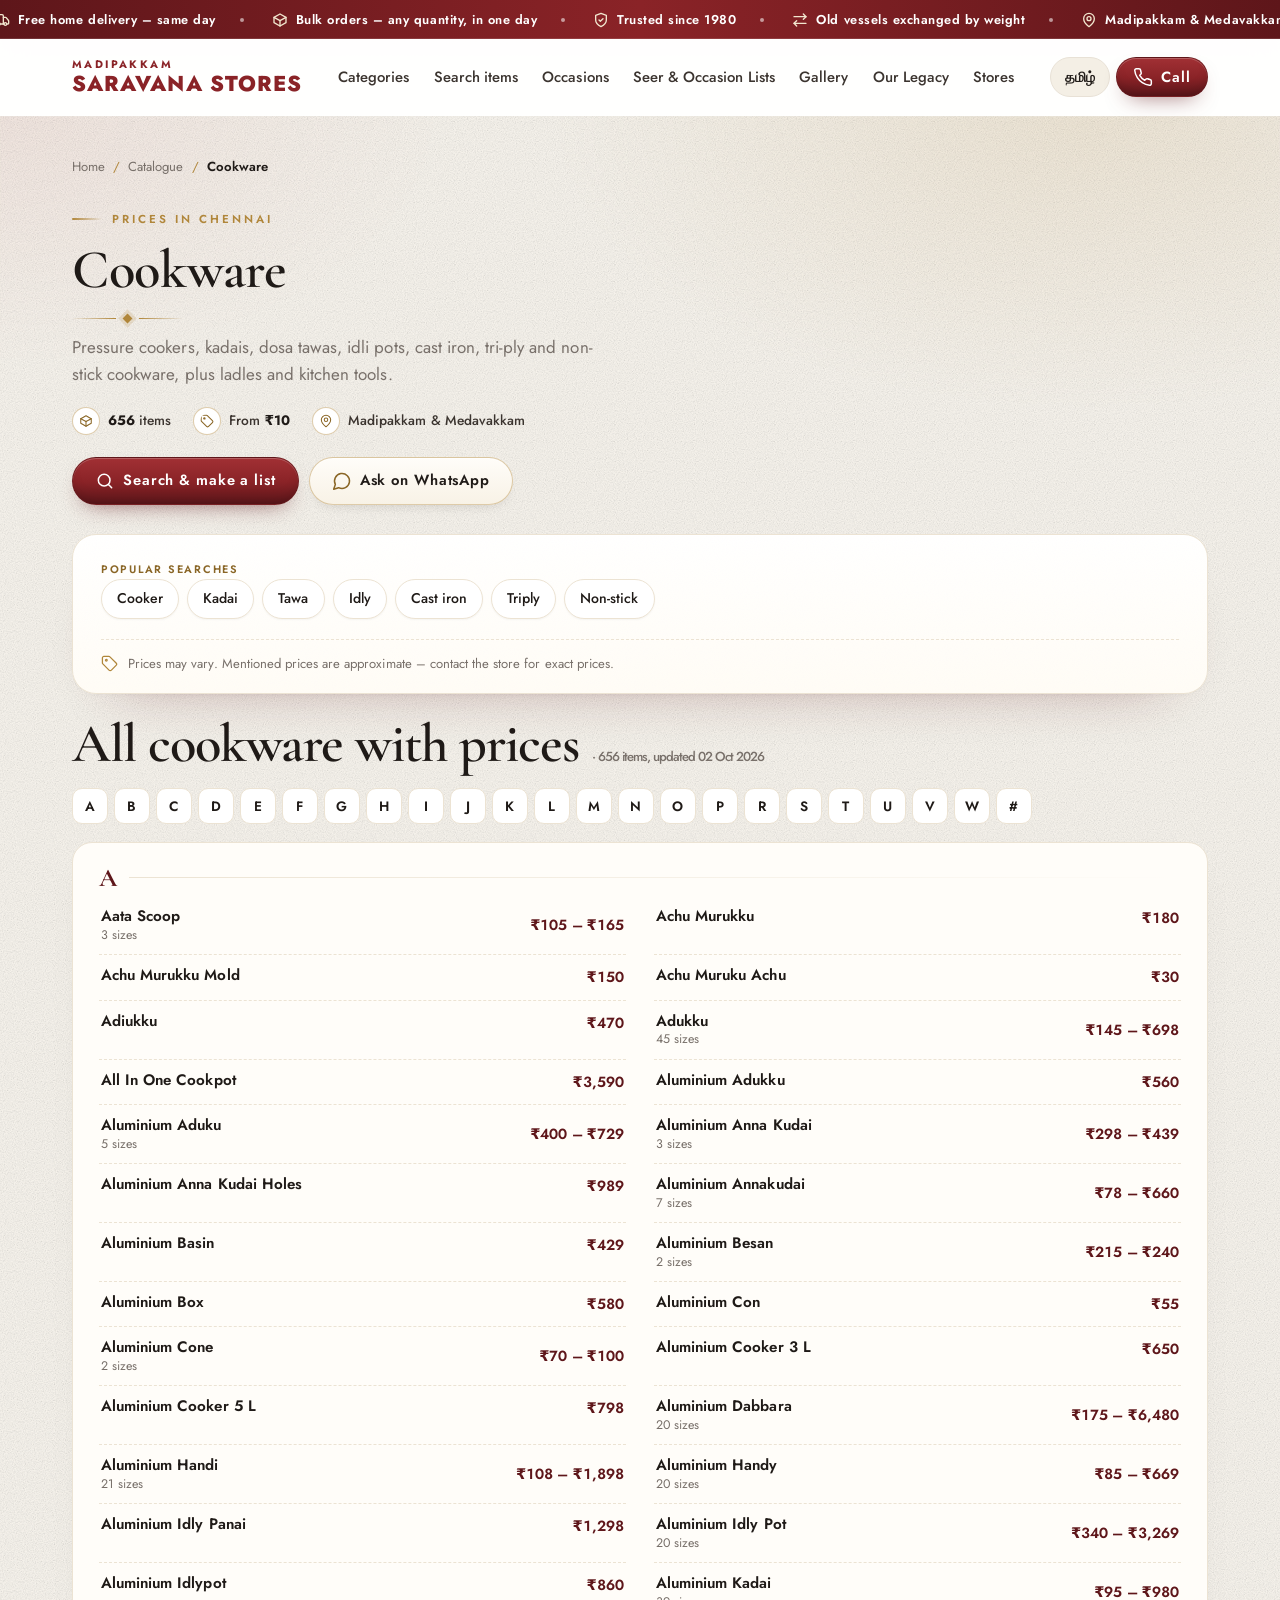
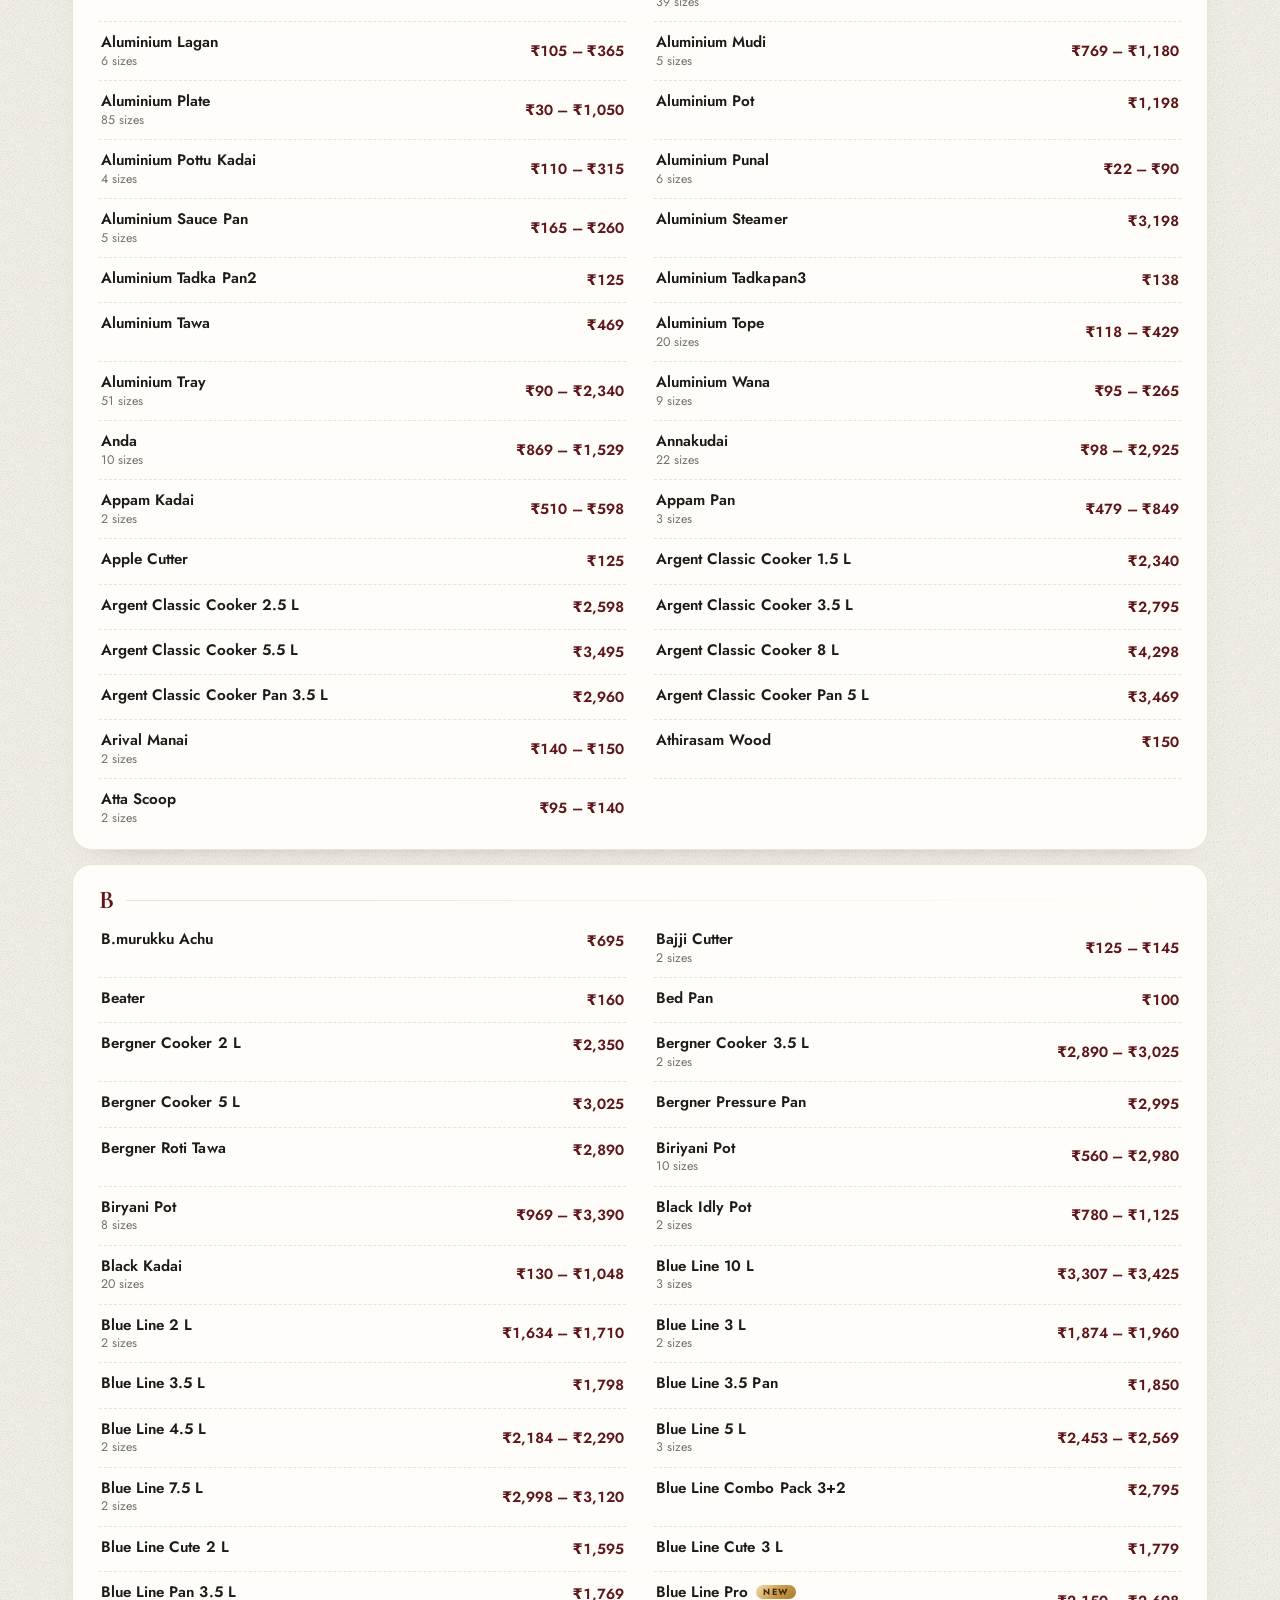
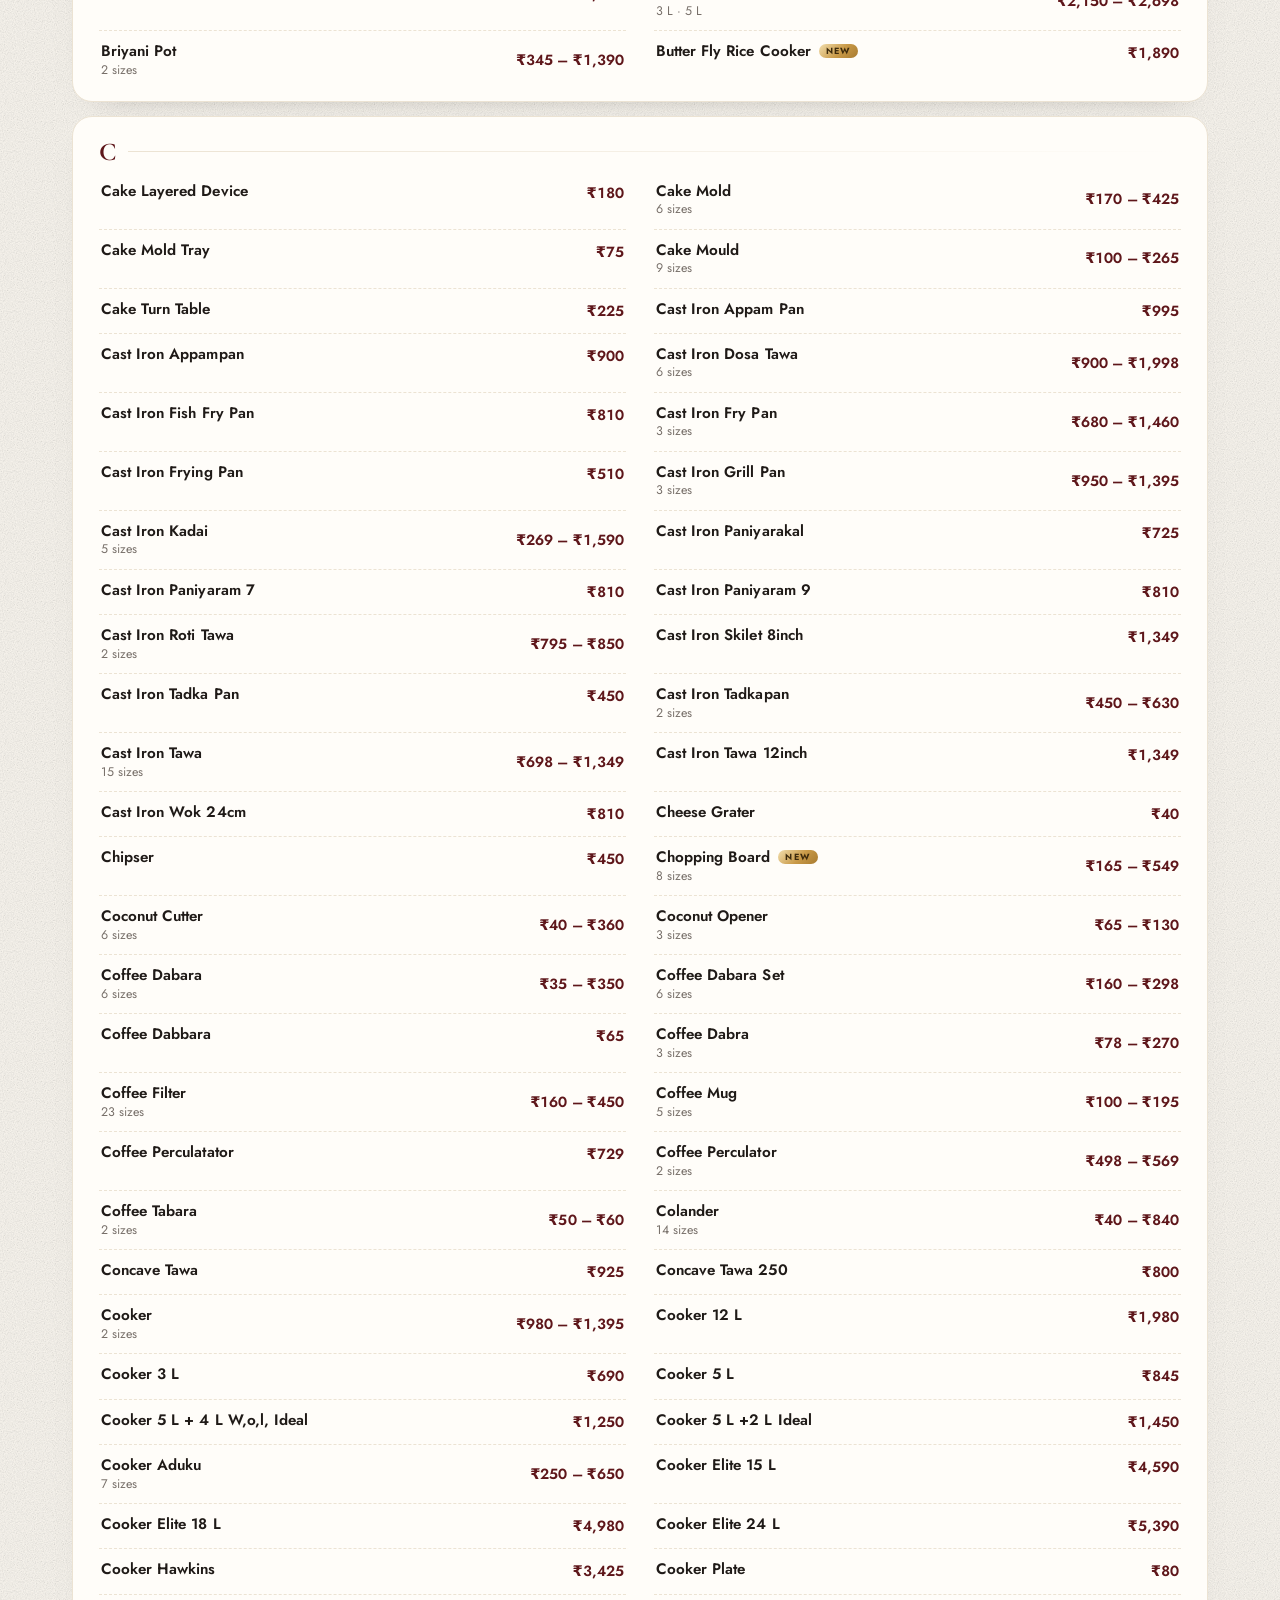
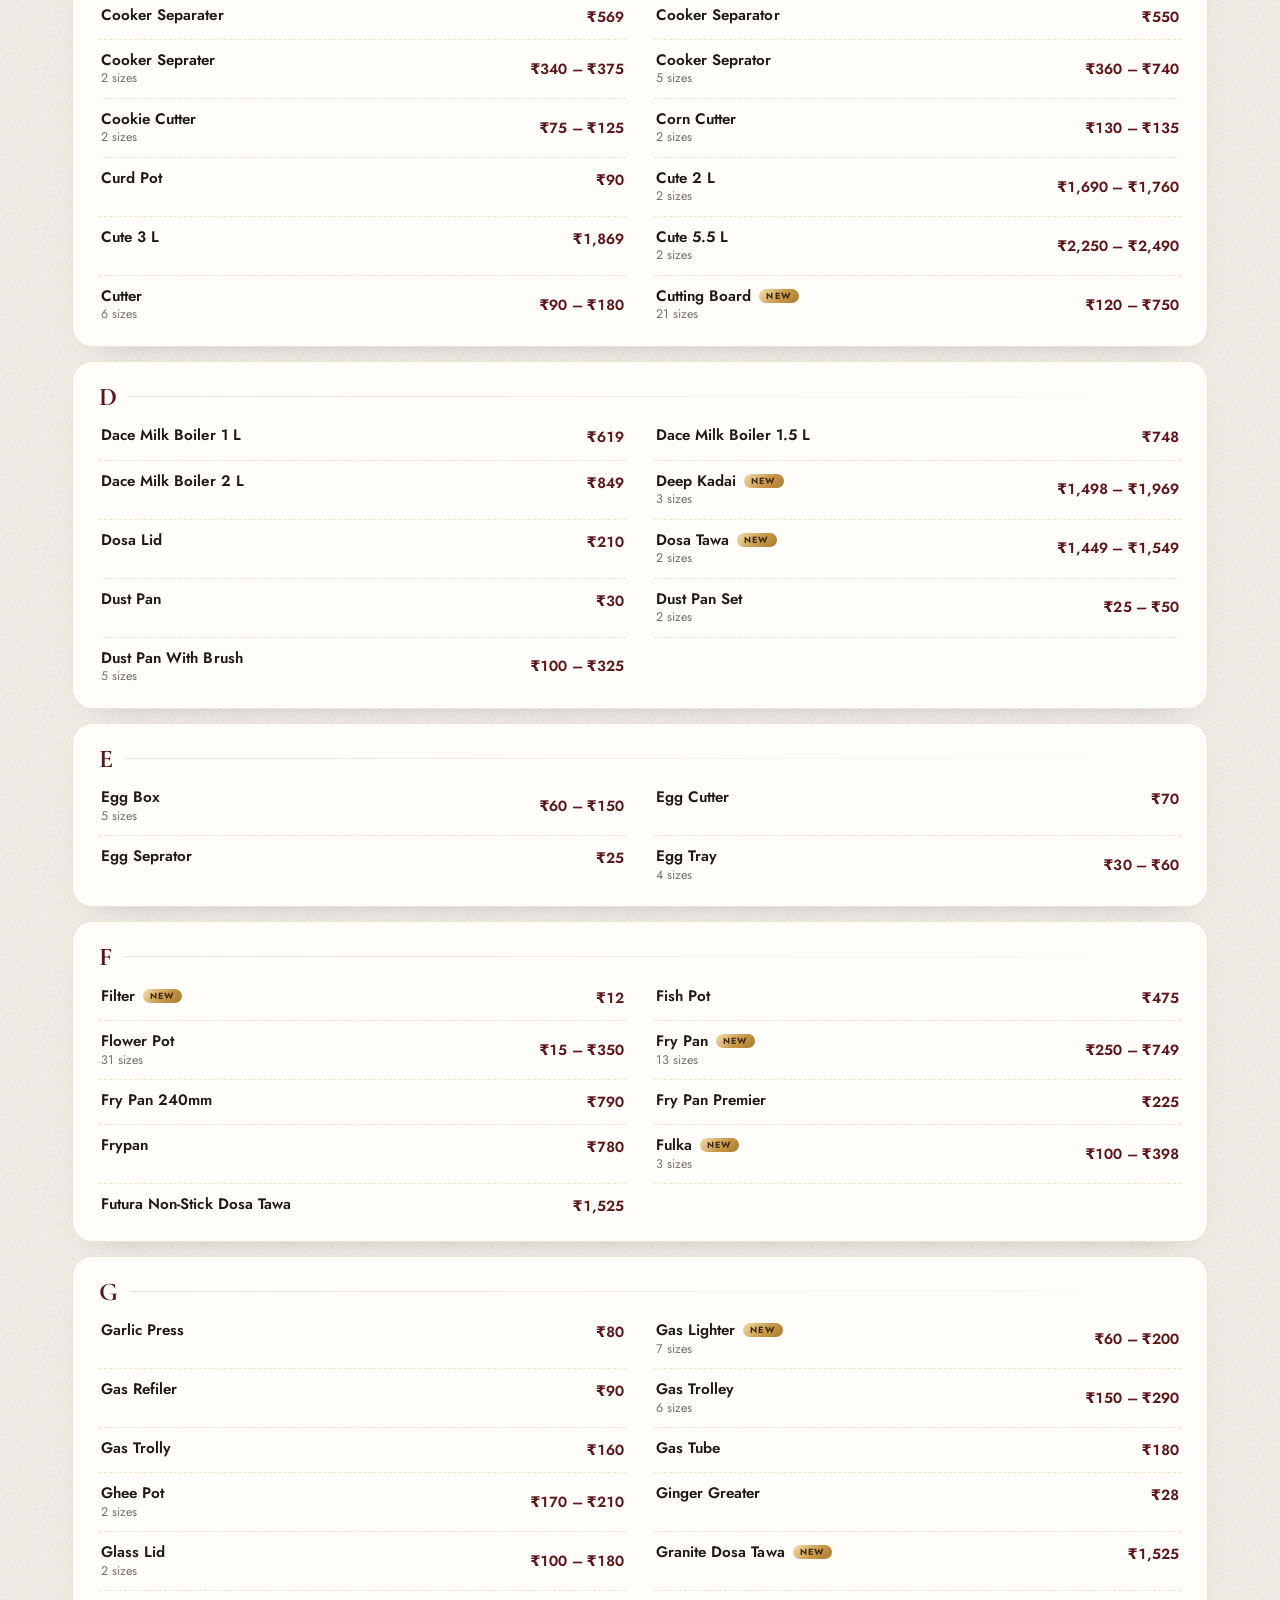
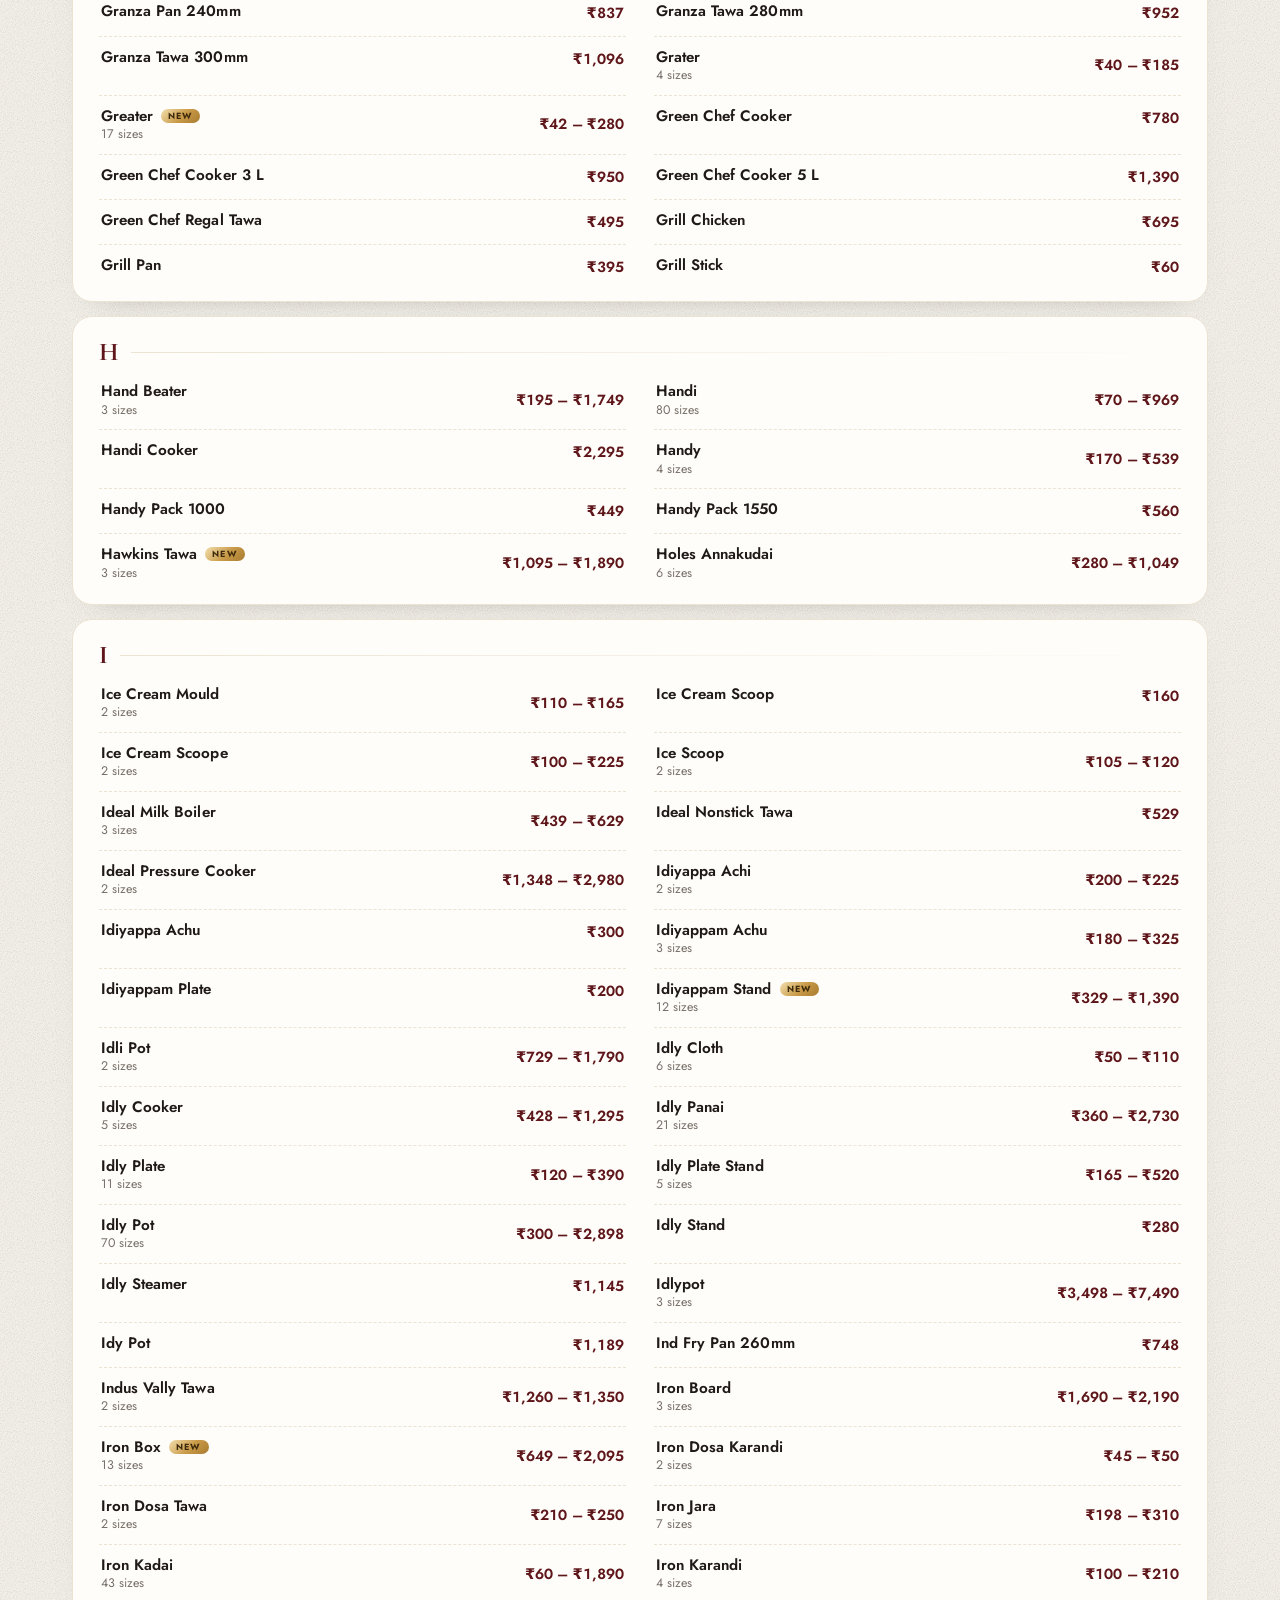
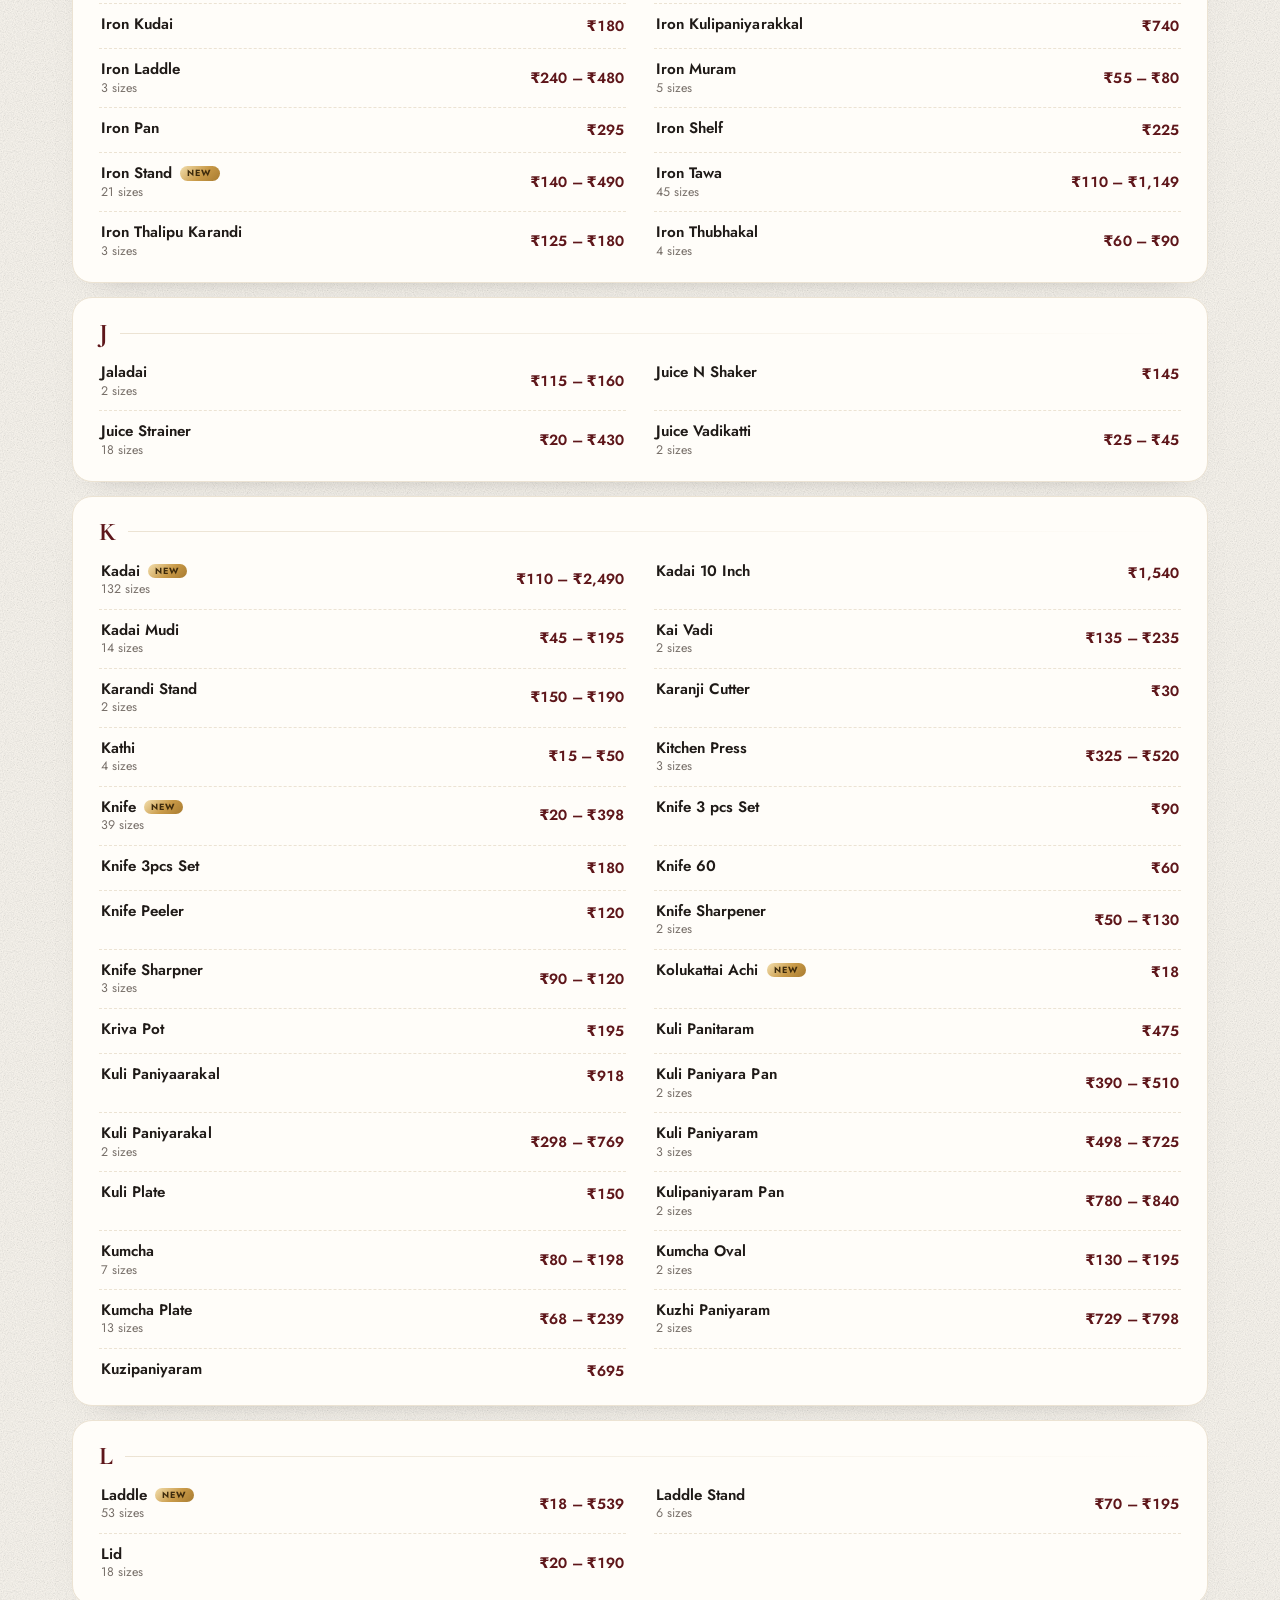
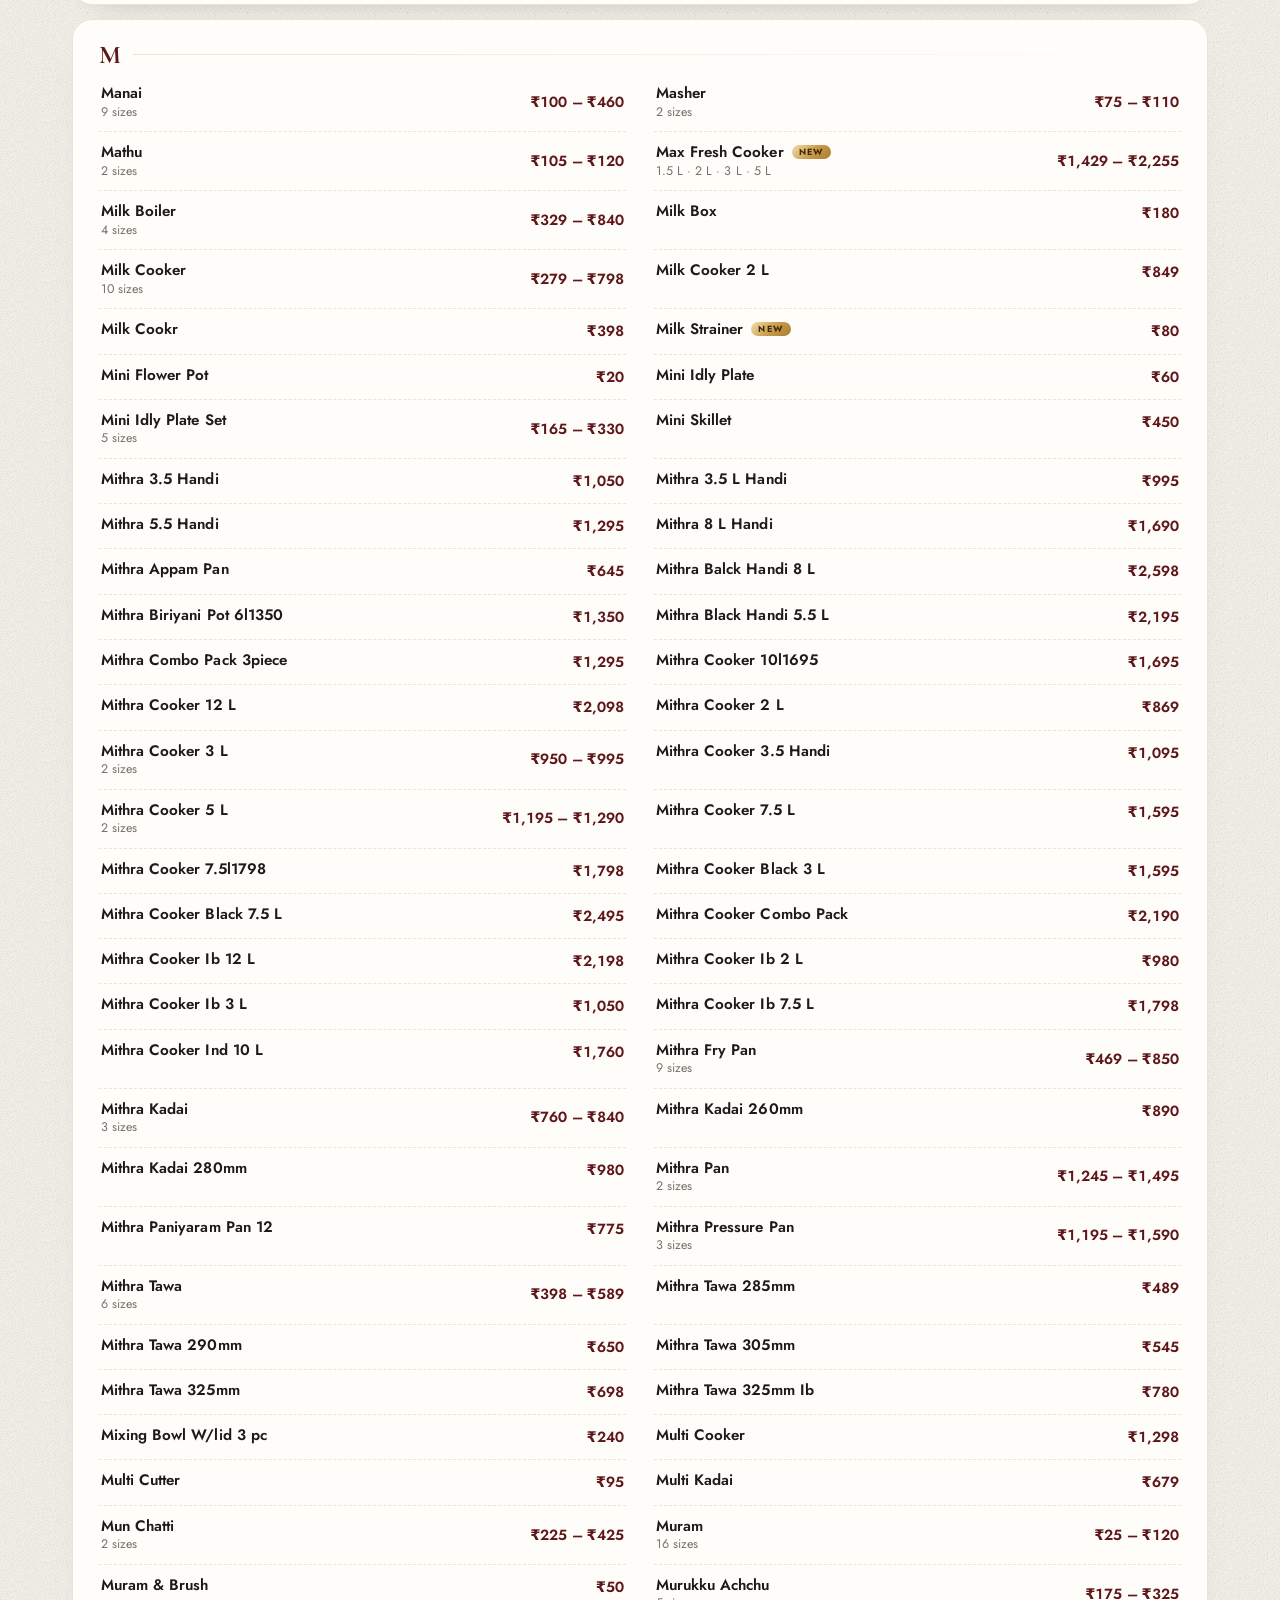
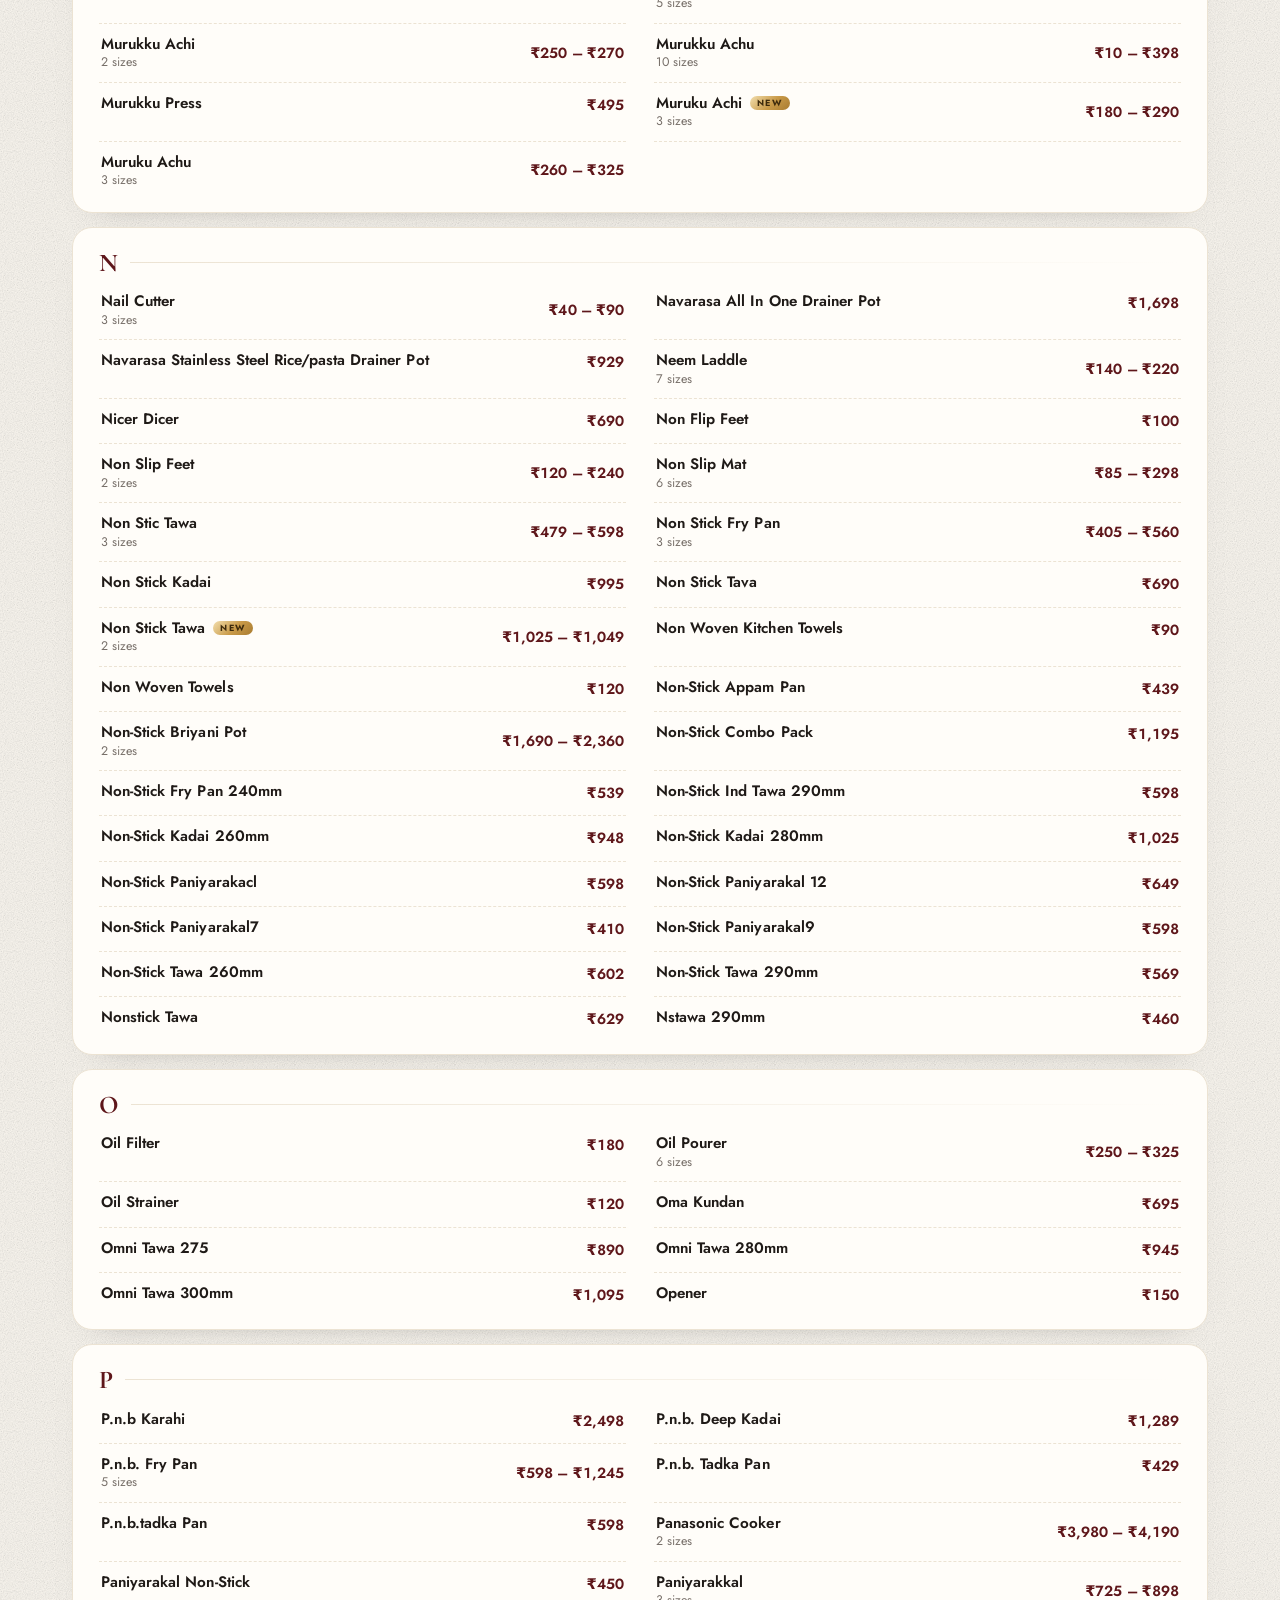
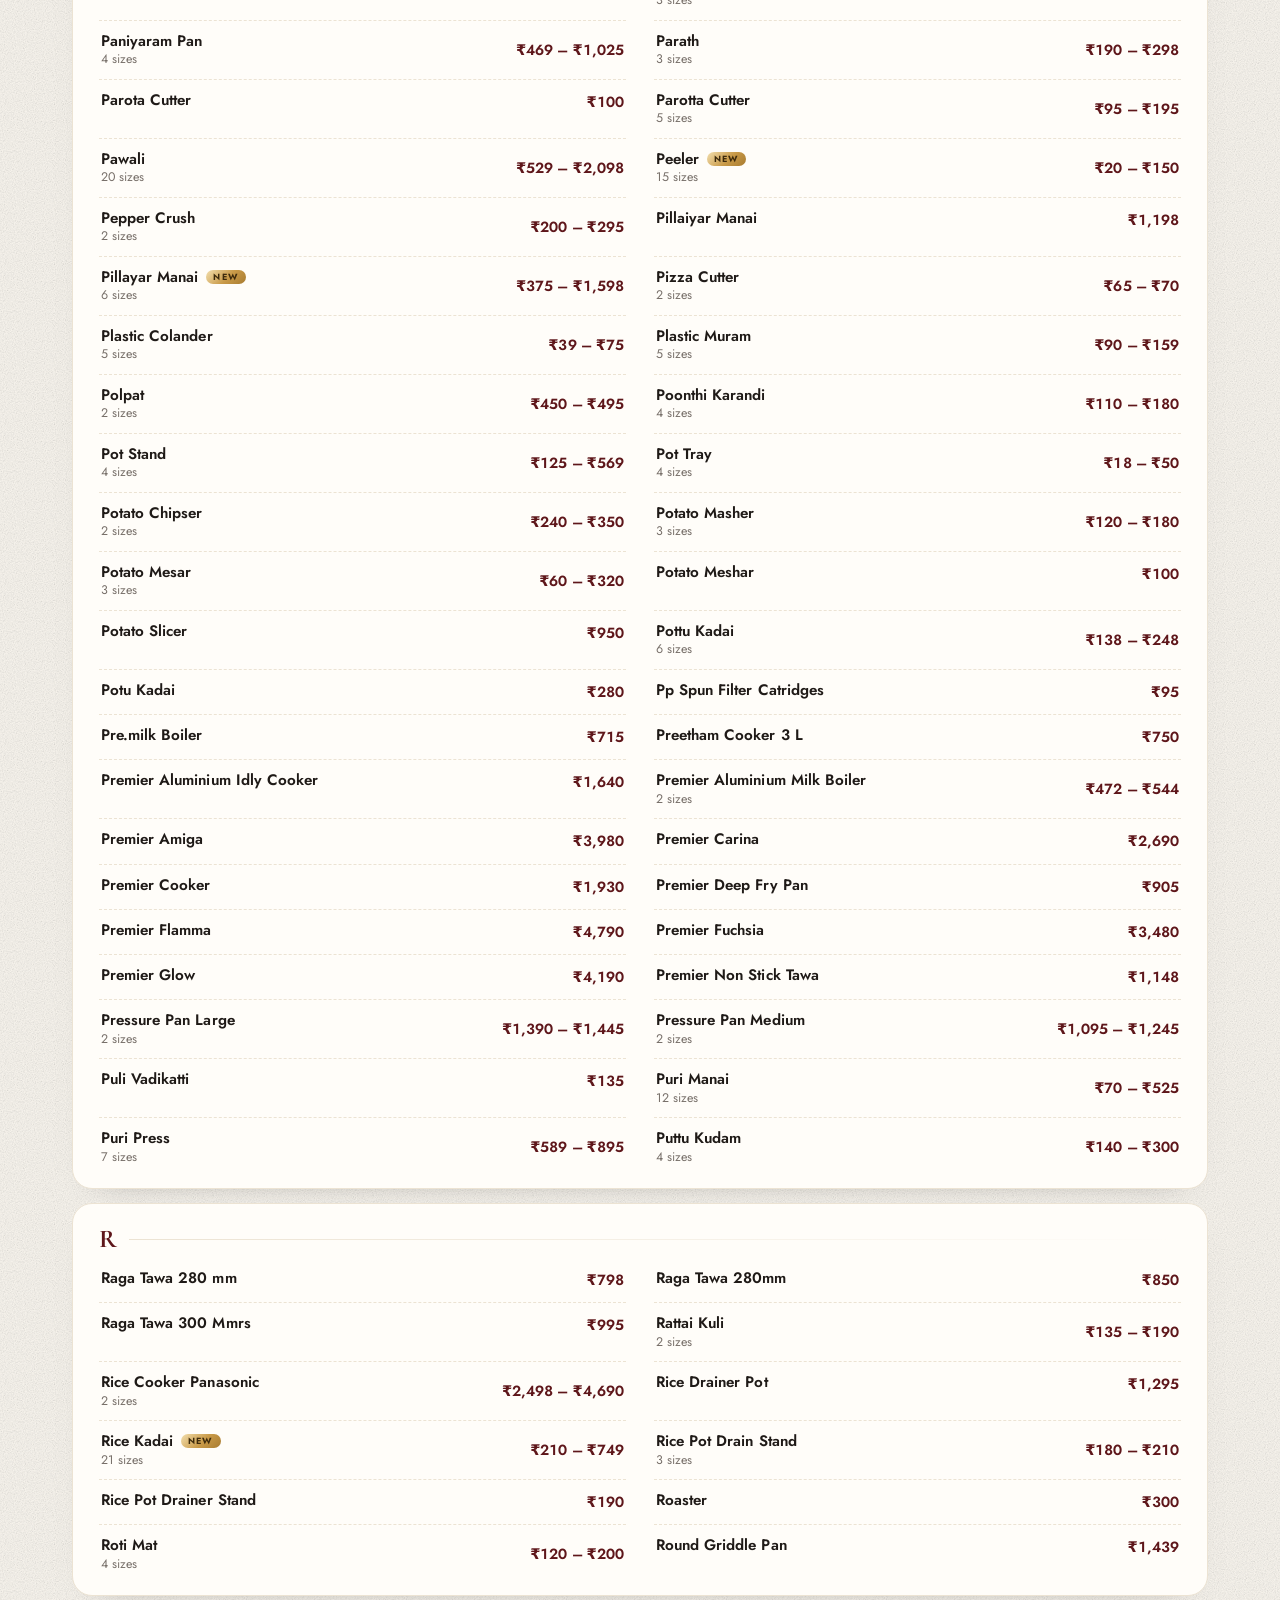
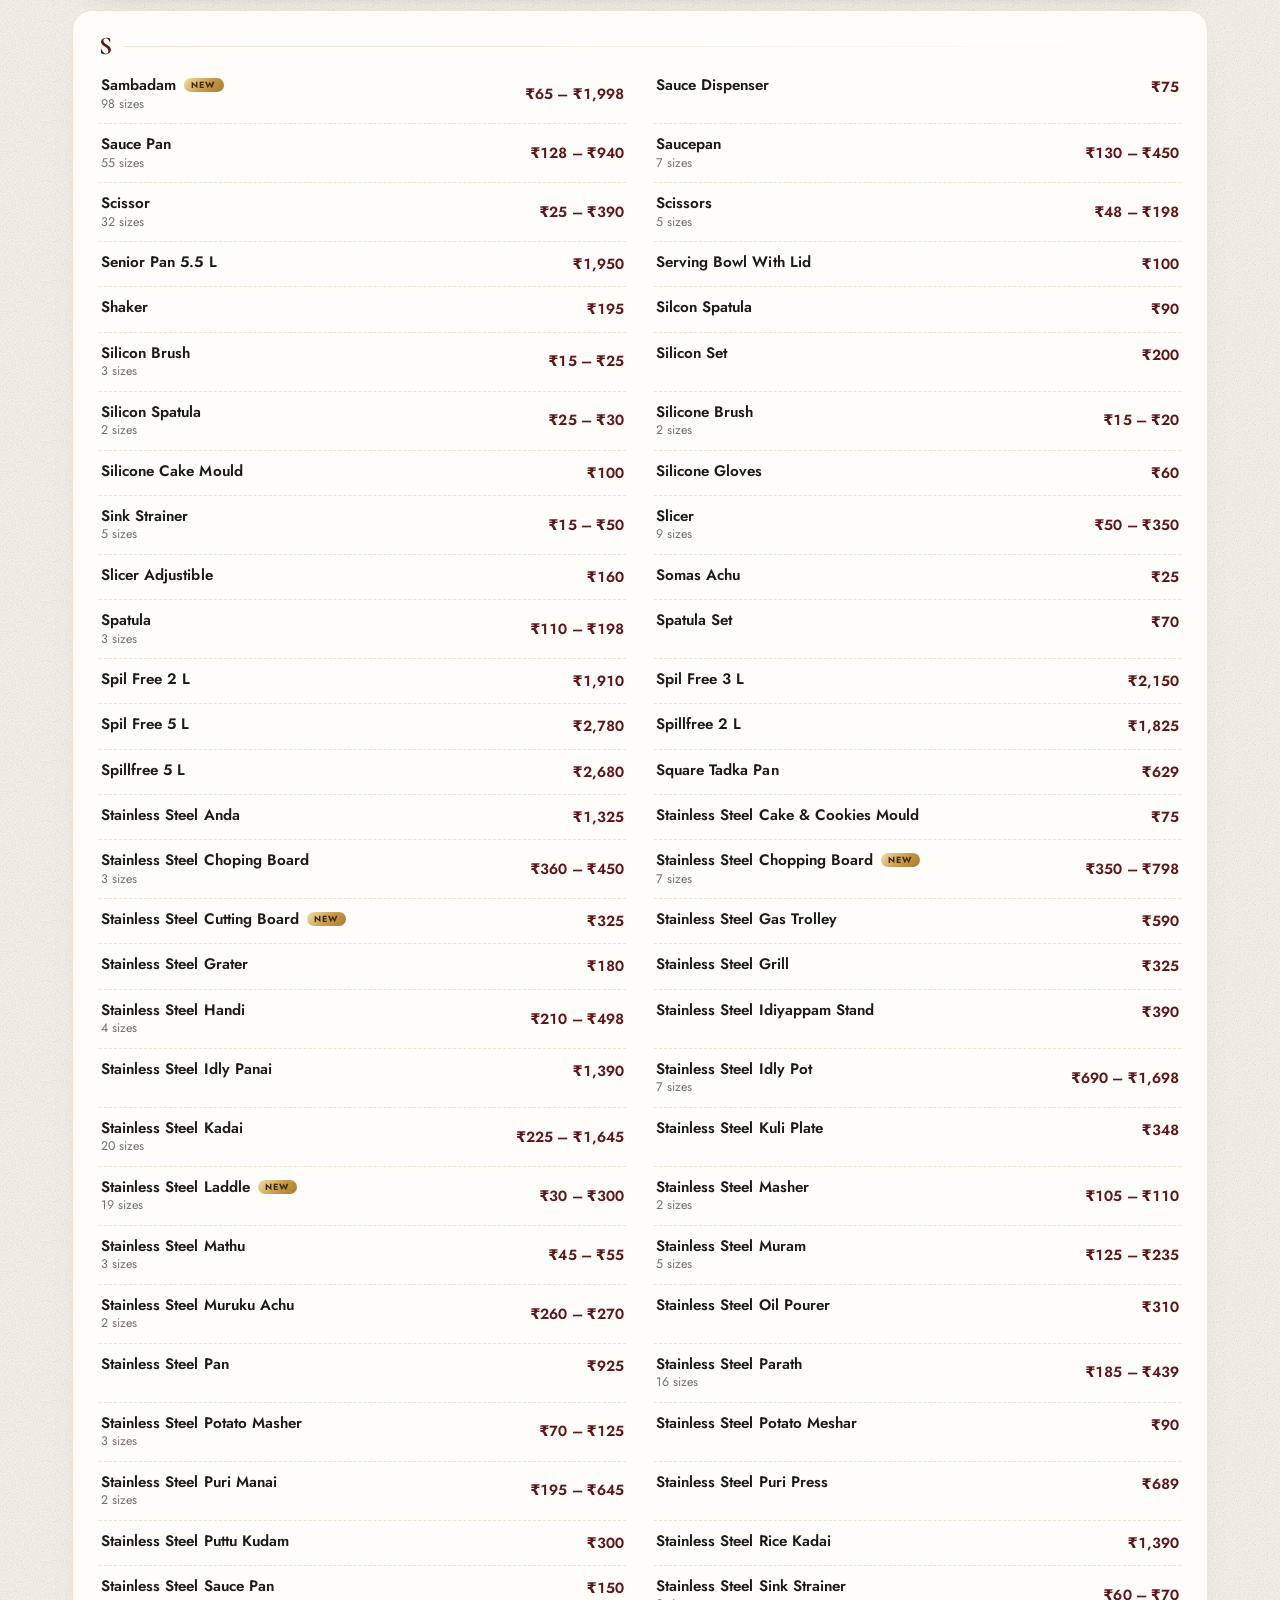
<file: cookware.html>
<!doctype html>
<!-- Generated by tools/build_pages.py from index.html + js/catalogue-data.js – edit those, not this file. -->
<html lang="en">
<head>
  <meta charset="utf-8">
  <meta name="viewport" content="width=device-width, initial-scale=1, viewport-fit=cover">
  <!-- Google tag (gtag.js). The tag itself loads just after the page has finished loading, so it doesn't
       slow down the first view; anything sent before that waits in dataLayer and is delivered then. -->
<script>
  window.dataLayer = window.dataLayer || [];
  function gtag(){dataLayer.push(arguments);}
  gtag('js', new Date());

  gtag('config', 'AW-18484151582');
  (function () {
    function loadTag() {
      var s = document.createElement('script');
      s.async = true;
      s.src = 'https://www.googletagmanager.com/gtag/js?id=AW-18484151582';
      document.head.appendChild(s);
    }
    if (document.readyState === 'complete') setTimeout(loadTag, 300);
    else addEventListener('load', function () { setTimeout(loadTag, 300); });
  })();
</script>
  <title>Cookware with Prices – Cookers, Kadai, Tawa | Madipakkam Saravana Stores</title>
  <meta name="description" content="656 cookware items with prices, from ₹10 – pressure cookers, kadais, tawas, idli pots. Madipakkam Saravana Stores, Madipakkam &amp; Medavakkam, Chennai. Since 1980.">
  <meta name="robots" content="index, follow, max-image-preview:large">
  <meta name="author" content="Madipakkam Saravana Stores">
  <meta name="theme-color" content="#8a2327">
  <meta name="format-detection" content="telephone=yes">

  <!-- Local SEO -->
  <meta name="geo.region" content="IN-TN">
  <meta name="geo.placename" content="Madipakkam, Medavakkam, Chennai">
  <meta name="geo.position" content="12.9704899;80.190356">
  <meta name="ICBM" content="12.9704899, 80.190356">

  <!-- The site's web address (tools/build_pages.py changes these for the other pages) -->
  <link rel="canonical" href="https://madipakkamsaravanastores.in/cookware.html">
  <meta property="og:url" content="https://madipakkamsaravanastores.in/cookware.html">

  <!-- Link previews on WhatsApp, Facebook and X -->
  <meta property="og:type" content="website">
  <meta property="og:site_name" content="Madipakkam Saravana Stores">
  <meta property="og:locale" content="en_IN">
  <meta property="og:locale:alternate" content="ta_IN">
  <meta property="og:title" content="Cookware with Prices – Cookers, Kadai, Tawa | Madipakkam Saravana Stores">
  <meta property="og:description" content="656 cookware items with prices, from ₹10 – pressure cookers, kadais, tawas, idli pots. Madipakkam Saravana Stores, Madipakkam &amp; Medavakkam, Chennai. Since 1980.">
  <meta property="og:image" content="https://madipakkamsaravanastores.in/images/share.jpg">
  <meta property="og:image:width" content="1200">
  <meta property="og:image:height" content="630">
  <meta property="og:image:alt" content="Madipakkam Saravana Stores – store front, since 1980">
  <meta name="twitter:card" content="summary_large_image">
  <meta name="twitter:title" content="Cookware with Prices – Cookers, Kadai, Tawa | Madipakkam Saravana Stores">
  <meta name="twitter:description" content="656 cookware items with prices, from ₹10 – pressure cookers, kadais, tawas, idli pots. Madipakkam Saravana Stores, Madipakkam &amp; Medavakkam, Chennai. Since 1980.">
  <meta name="twitter:image" content="https://madipakkamsaravanastores.in/images/share.jpg">

  <!-- Icons -->
  <link rel="icon" href="icons/favicon.svg" type="image/svg+xml">
  <link rel="icon" href="icons/favicon-32.png" sizes="32x32" type="image/png">
  <link rel="apple-touch-icon" href="icons/apple-touch-icon.png">
  <link rel="manifest" href="site.webmanifest">

  <link rel="preconnect" href="https://fonts.googleapis.com">
  <link rel="preconnect" href="https://fonts.gstatic.com" crossorigin>
  <link rel="preload" as="style" href="https://fonts.googleapis.com/css2?family=Cormorant+Garamond:ital,wght@0,500;0,600;0,700;1,500;1,600&family=Jost:wght@400;500;600;700&family=Anek+Tamil:wght@500;600;700&family=Mukta+Malar:wght@400;500;600;700&display=swap" onload="this.onload=null;this.rel='stylesheet'">
  <noscript><link rel="stylesheet" href="https://fonts.googleapis.com/css2?family=Cormorant+Garamond:ital,wght@0,500;0,600;0,700;1,500;1,600&family=Jost:wght@400;500;600;700&family=Anek+Tamil:wght@500;600;700&family=Mukta+Malar:wght@400;500;600;700&display=swap"></noscript>
  <!-- All of css/*.css in one file – built by tools/build_pages.py (edit the separate files, then run it) -->
  <link rel="stylesheet" href="css/site.min.css">
  <script>
    (function () {
      var nav = performance.getEntriesByType && performance.getEntriesByType('navigation')[0];
      // The splash intro plays once per visit: not after Back, and not when coming from another page of the site
      var back = nav && nav.type === 'back_forward';
      var seen = false;
      try { seen = sessionStorage.getItem('splashSeen') === '1'; } catch (e) {}
      var skip = back || seen;
      document.documentElement.classList.add('js', skip ? 'is-back' : 'js');
      // Start at the top on refresh (browsers otherwise jump back to where you were)
      if ('scrollRestoration' in history) history.scrollRestoration = 'manual';
      if (nav && nav.type === 'reload' && location.hash) history.replaceState(null, '', location.pathname + location.search);
    })();
  </script>
  <script type="application/ld+json">
{
 "@context": "https://schema.org",
 "@graph": [
  {
   "@type": "BreadcrumbList",
   "itemListElement": [
    {
     "@type": "ListItem",
     "position": 1,
     "name": "Home",
     "item": "https://madipakkamsaravanastores.in/"
    },
    {
     "@type": "ListItem",
     "position": 2,
     "name": "Catalogue",
     "item": "https://madipakkamsaravanastores.in/catalogue.html"
    },
    {
     "@type": "ListItem",
     "position": 3,
     "name": "Cookware",
     "item": "https://madipakkamsaravanastores.in/cookware.html"
    }
   ]
  },
  {
   "@type": "CollectionPage",
   "@id": "https://madipakkamsaravanastores.in/cookware.html",
   "url": "https://madipakkamsaravanastores.in/cookware.html",
   "name": "Cookware with Prices – Cookers, Kadai, Tawa",
   "description": "656 cookware items with prices, from ₹10 – pressure cookers, kadais, tawas, idli pots. Madipakkam Saravana Stores, Madipakkam & Medavakkam, Chennai. Since 1980.",
   "inLanguage": "en-IN",
   "dateModified": "2026-10-02",
   "isPartOf": {
    "@type": "WebSite",
    "name": "Madipakkam Saravana Stores",
    "url": "https://madipakkamsaravanastores.in/"
   },
   "publisher": {
    "@id": "https://madipakkamsaravanastores.in/#organization"
   },
   "mainEntity": {
    "@type": "ItemList",
    "numberOfItems": 656,
    "itemListElement": [
     {
      "@type": "ListItem",
      "position": 1,
      "name": "4 Kuli"
     },
     {
      "@type": "ListItem",
      "position": 2,
      "name": "Aata Scoop"
     },
     {
      "@type": "ListItem",
      "position": 3,
      "name": "Achu Murukku"
     },
     {
      "@type": "ListItem",
      "position": 4,
      "name": "Achu Murukku Mold"
     },
     {
      "@type": "ListItem",
      "position": 5,
      "name": "Achu Muruku Achu"
     },
     {
      "@type": "ListItem",
      "position": 6,
      "name": "Adiukku"
     },
     {
      "@type": "ListItem",
      "position": 7,
      "name": "Adukku"
     },
     {
      "@type": "ListItem",
      "position": 8,
      "name": "All In One Cookpot"
     },
     {
      "@type": "ListItem",
      "position": 9,
      "name": "Aluminium Adukku"
     },
     {
      "@type": "ListItem",
      "position": 10,
      "name": "Aluminium Aduku"
     },
     {
      "@type": "ListItem",
      "position": 11,
      "name": "Aluminium Anna Kudai"
     },
     {
      "@type": "ListItem",
      "position": 12,
      "name": "Aluminium Anna Kudai Holes"
     },
     {
      "@type": "ListItem",
      "position": 13,
      "name": "Aluminium Annakudai"
     },
     {
      "@type": "ListItem",
      "position": 14,
      "name": "Aluminium Basin"
     },
     {
      "@type": "ListItem",
      "position": 15,
      "name": "Aluminium Besan"
     },
     {
      "@type": "ListItem",
      "position": 16,
      "name": "Aluminium Box"
     },
     {
      "@type": "ListItem",
      "position": 17,
      "name": "Aluminium Con"
     },
     {
      "@type": "ListItem",
      "position": 18,
      "name": "Aluminium Cone"
     },
     {
      "@type": "ListItem",
      "position": 19,
      "name": "Aluminium Cooker 3 L"
     },
     {
      "@type": "ListItem",
      "position": 20,
      "name": "Aluminium Cooker 5 L"
     },
     {
      "@type": "ListItem",
      "position": 21,
      "name": "Aluminium Dabbara"
     },
     {
      "@type": "ListItem",
      "position": 22,
      "name": "Aluminium Handi"
     },
     {
      "@type": "ListItem",
      "position": 23,
      "name": "Aluminium Handy"
     },
     {
      "@type": "ListItem",
      "position": 24,
      "name": "Aluminium Idly Panai"
     },
     {
      "@type": "ListItem",
      "position": 25,
      "name": "Aluminium Idly Pot"
     },
     {
      "@type": "ListItem",
      "position": 26,
      "name": "Aluminium Idlypot"
     },
     {
      "@type": "ListItem",
      "position": 27,
      "name": "Aluminium Kadai"
     },
     {
      "@type": "ListItem",
      "position": 28,
      "name": "Aluminium Lagan"
     },
     {
      "@type": "ListItem",
      "position": 29,
      "name": "Aluminium Mudi"
     },
     {
      "@type": "ListItem",
      "position": 30,
      "name": "Aluminium Plate"
     }
    ]
   }
  }
 ]
}
  </script>
</head>
<body>

<!-- Icon sprite -->
<svg width="0" height="0" style="position:absolute" aria-hidden="true">
  <defs>
    <symbol id="i-phone" viewBox="0 0 24 24"><path d="M22 16.92v3a2 2 0 0 1-2.18 2 19.8 19.8 0 0 1-8.63-3.07 19.5 19.5 0 0 1-6-6A19.8 19.8 0 0 1 2.12 4.18 2 2 0 0 1 4.11 2h3a2 2 0 0 1 2 1.72c.13.96.36 1.9.7 2.81a2 2 0 0 1-.45 2.11L8.09 9.91a16 16 0 0 0 6 6l1.27-1.27a2 2 0 0 1 2.11-.45c.91.34 1.85.57 2.81.7A2 2 0 0 1 22 16.92z"/></symbol>
    <symbol id="i-chat" viewBox="0 0 24 24"><path d="M7.9 20A9 9 0 1 0 4 16.1L2 22Z"/></symbol>
    <symbol id="i-pin" viewBox="0 0 24 24"><path d="M20 10c0 6-8 12-8 12s-8-6-8-12a8 8 0 0 1 16 0Z"/><circle cx="12" cy="10" r="3"/></symbol>
    <symbol id="i-nav" viewBox="0 0 24 24"><path d="M3 11 22 2l-9 19-2-8-8-2z"/></symbol>
    <symbol id="i-clock" viewBox="0 0 24 24"><circle cx="12" cy="12" r="10"/><path d="M12 6v6l4 2"/></symbol>
    <symbol id="i-truck" viewBox="0 0 24 24"><path d="M14 18V6a2 2 0 0 0-2-2H4a2 2 0 0 0-2 2v11a1 1 0 0 0 1 1h2"/><path d="M15 18H9"/><path d="M19 18h2a1 1 0 0 0 1-1v-3.65a1 1 0 0 0-.22-.62l-3.48-4.35A1 1 0 0 0 17.52 8H14"/><circle cx="17" cy="18" r="2"/><circle cx="7" cy="18" r="2"/></symbol>
    <symbol id="i-wrench" viewBox="0 0 24 24"><path d="M14.7 6.3a1 1 0 0 0 0 1.4l1.6 1.6a1 1 0 0 0 1.4 0l3.77-3.77a6 6 0 0 1-7.94 7.94l-6.91 6.91a2.12 2.12 0 0 1-3-3l6.91-6.91a6 6 0 0 1 7.94-7.94l-3.76 3.76z"/></symbol>
    <symbol id="i-gift" viewBox="0 0 24 24"><rect x="3" y="8" width="18" height="4" rx="1"/><path d="M12 8v13"/><path d="M19 12v7a2 2 0 0 1-2 2H7a2 2 0 0 1-2-2v-7"/><path d="M7.5 8a2.5 2.5 0 0 1 0-5C9.5 3 11 5 12 8c1-3 2.5-5 4.5-5a2.5 2.5 0 0 1 0 5"/></symbol>
    <symbol id="i-tag" viewBox="0 0 24 24"><path d="M12.59 2.59A2 2 0 0 0 11.17 2H4a2 2 0 0 0-2 2v7.17a2 2 0 0 0 .59 1.42l8.7 8.7a2.43 2.43 0 0 0 3.42 0l6.58-6.58a2.43 2.43 0 0 0 0-3.42z"/><circle cx="7.5" cy="7.5" r="1.2"/></symbol>
    <symbol id="i-eye" viewBox="0 0 24 24"><path d="M2.06 12.35a1 1 0 0 1 0-.7 10.75 10.75 0 0 1 19.88 0 1 1 0 0 1 0 .7 10.75 10.75 0 0 1-19.88 0"/><circle cx="12" cy="12" r="3"/></symbol>
    <symbol id="i-heart" viewBox="0 0 24 24"><path d="M19 14c1.49-1.46 3-3.21 3-5.5A5.5 5.5 0 0 0 16.5 3c-1.76 0-3 .5-4.5 2-1.5-1.5-2.74-2-4.5-2A5.5 5.5 0 0 0 2 8.5c0 2.3 1.5 4.05 3 5.5l7 7Z"/></symbol>
    <symbol id="i-arrow" viewBox="0 0 24 24"><path d="M5 12h14"/><path d="m12 5 7 7-7 7"/></symbol>
    <symbol id="i-check" viewBox="0 0 24 24"><path d="M20 6 9 17l-5-5"/></symbol>
    <symbol id="i-star" viewBox="0 0 24 24"><path d="M12 2.5l2.9 6.1 6.6.8-4.9 4.6 1.3 6.6L12 17.3l-5.9 3.3 1.3-6.6L2.5 9.4l6.6-.8z"/></symbol>
    <symbol id="i-menu" viewBox="0 0 24 24"><path d="M4 7h16M4 12h16M4 17h16"/></symbol>
    <symbol id="i-x" viewBox="0 0 24 24"><path d="M18 6 6 18M6 6l12 12"/></symbol>
    <symbol id="i-left" viewBox="0 0 24 24"><path d="m15 18-6-6 6-6"/></symbol>
    <symbol id="i-right" viewBox="0 0 24 24"><path d="m9 18 6-6-6-6"/></symbol>
    <symbol id="i-box" viewBox="0 0 24 24"><path d="M21 8 12 3 3 8v8l9 5 9-5Z"/><path d="m3 8 9 5 9-5"/><path d="M12 13v8"/></symbol>
    <symbol id="i-shield" viewBox="0 0 24 24"><path d="M12 22s8-4 8-10V5l-8-3-8 3v7c0 6 8 10 8 10Z"/><path d="m9 12 2 2 4-4"/></symbol>
    <symbol id="i-bolt" viewBox="0 0 24 24"><path d="M13 2 3 14h9l-1 8 10-12h-9l1-8z"/></symbol>
    <symbol id="i-search" viewBox="0 0 24 24"><circle cx="11" cy="11" r="7"/><path d="m20 20-3.5-3.5"/></symbol>
    <symbol id="i-plus" viewBox="0 0 24 24"><path d="M12 5v14M5 12h14"/></symbol>
    <symbol id="i-minus" viewBox="0 0 24 24"><path d="M5 12h14"/></symbol>
    <symbol id="i-list" viewBox="0 0 24 24"><path d="M9 6h11M9 12h11M9 18h11"/><path d="M4 6h.01M4 12h.01M4 18h.01"/></symbol>
    <symbol id="i-swap" viewBox="0 0 24 24"><path d="m17 3 4 4-4 4"/><path d="M3 7h18"/><path d="m7 21-4-4 4-4"/><path d="M21 17H3"/></symbol>
    <symbol id="i-trash" viewBox="0 0 24 24"><path d="M3 6h18"/><path d="M8 6V4h8v2"/><path d="m19 6-1 14H6L5 6"/></symbol>
    <symbol id="i-pot" viewBox="0 0 24 24"><path d="M9 3h6"/><path d="M10 3v3c-3 1-6 4-6 8a8 8 0 0 0 16 0c0-4-3-7-6-8V3"/></symbol>
    <symbol id="i-lamp" viewBox="0 0 24 24"><path d="M12 3c1.5 2 1.5 3.5 0 5-1.5-1.5-1.5-3 0-5z"/><path d="M4 11h16c0 3-3.5 5-8 5s-8-2-8-5z"/><path d="M12 16v4M8 21h8"/></symbol>
    <symbol id="i-pan" viewBox="0 0 24 24"><path d="M3 10h18c0 4.5-4 8-9 8s-9-3.5-9-8z"/><path d="M1 10h2M21 10h2"/></symbol>
    <symbol id="i-plate" viewBox="0 0 24 24"><circle cx="12" cy="12" r="9"/><circle cx="12" cy="12" r="5"/></symbol>
    <symbol id="i-bottle" viewBox="0 0 24 24"><path d="M10 2h4v3l2 3v12a2 2 0 0 1-2 2h-4a2 2 0 0 1-2-2V8l2-3z"/><path d="M8 12h8"/></symbol>
    <symbol id="i-home" viewBox="0 0 24 24"><path d="m3 11 9-8 9 8"/><path d="M5 10v10h14V10"/></symbol>
    <symbol id="p-agal" viewBox="0 0 24 24"><path d="M12 3.5c1.4 1.6 1.4 3 0 4.3-1.4-1.3-1.4-2.7 0-4.3z" style="fill:var(--if,none)"/><path d="M3.5 11.5h17c-.6 3.2-4 5.5-8.5 5.5s-7.9-2.3-8.5-5.5z" style="fill:var(--if,none)"/><path d="M12 7.8v3.7"/><path d="M9 17v2.5h6V17"/><path d="M7 21h10"/></symbol>
    <symbol id="p-kudam" viewBox="0 0 24 24"><path d="M9 2.8h6"/><path d="M10 2.8v2.6"/><path d="M14 2.8v2.6"/><path d="M10 5.4C6.4 6.5 4.5 9.6 4.5 13a7.5 7.5 0 0 0 15 0c0-3.4-1.9-6.5-5.5-7.6z" style="fill:var(--if,none)"/><path d="M5.3 11.3h13.4" opacity=".55"/></symbol>
    <symbol id="p-plate" viewBox="0 0 24 24"><circle cx="12" cy="12" r="9" style="fill:var(--if,none)"/><circle cx="12" cy="12" r="5.5"/><path d="M8.5 7.6a5.5 5.5 0 0 1 3.5-1.1" opacity=".6"/></symbol>
    <symbol id="p-bottle" viewBox="0 0 24 24"><path d="M9.5 2.5h5v2.8l2 3V20a2 2 0 0 1-2 2h-5a2 2 0 0 1-2-2V8.3l2-3z" style="fill:var(--if,none)"/><path d="M9.5 5.3h5"/><path d="M7.5 12h9M7.5 16h9" opacity=".55"/></symbol>
    <symbol id="p-kadai" viewBox="0 0 24 24"><path d="M3.5 10h17c0 4.6-3.8 8-8.5 8s-8.5-3.4-8.5-8z" style="fill:var(--if,none)"/><path d="M2.5 10h19"/><path d="M1 8.6 3 10M23 8.6 21 10"/><path d="M6 13.2h12" opacity=".55"/></symbol>
    <symbol id="p-agarbathi" viewBox="0 0 24 24"><path d="M4.5 21h15"/><path d="M7.5 21c0-2.3 2-3.8 4.5-3.8s4.5 1.5 4.5 3.8z" style="fill:var(--if,none)"/><path d="M12 17.2V8.2M10.3 17.4 7.4 9M13.7 17.4 16.6 9"/><path d="M12 8.2c.7-.8.7-1.6 0-2.4-.7.8-.7 1.6 0 2.4z" style="fill:var(--if,none)"/><path d="M7.4 9c.4-.9.2-1.7-.6-2.3-.4.9-.2 1.7.6 2.3z" style="fill:var(--if,none)"/><path d="M16.6 9c-.4-.9-.2-1.7.6-2.3.4.9.2 1.7-.6 2.3z" style="fill:var(--if,none)"/><path d="M12 5c-.9-.9.9-1.8 0-2.9M6.4 6.1c-.9-.8.4-1.8-.4-2.8M17.6 6.1c.9-.8-.4-1.8.4-2.8" opacity=".55"/></symbol>
    <symbol id="p-perfume" viewBox="0 0 24 24"><rect x="7" y="10" width="11" height="11" rx="2.6" style="fill:var(--if,none)"/><path d="M10.3 10V7.6h4.4V10"/><rect x="9.6" y="5.2" width="5.8" height="2.4" rx=".8" style="fill:var(--if,none)"/><path d="M9.6 6.4H7.4"/><path d="M5 4.6h.01M4 6.4h.01M5 8.2h.01M2.6 5.4h.01M2.6 7.4h.01" stroke-width="2.2"/><path d="M15.4 6.4h2.2c1.4 0 2.1-.9 2.4-2"/><circle cx="20.4" cy="3" r="1.3" style="fill:var(--if,none)"/><path d="M9.5 14.5h6" opacity=".55"/><path d="M9.5 17.2h3.5" opacity=".4"/></symbol>
    <symbol id="p-chimta" viewBox="0 0 24 24"><circle cx="12" cy="3.6" r="1.6"/><path d="M11 5 6.2 19.6a1 1 0 0 0 .7 1.3l.6.1a1 1 0 0 0 1.1-.6L12.4 6" style="fill:var(--if,none)"/><path d="M13 5l4.8 14.6a1 1 0 0 1-.7 1.3l-.6.1a1 1 0 0 1-1.1-.6L11.6 6" style="fill:var(--if,none)"/><path d="M8.8 12.5l2.1.6M15.2 12.5l-2.1.6" opacity=".55"/></symbol>
    <symbol id="p-board" viewBox="0 0 24 24"><rect x="2.5" y="7.5" width="15" height="13" rx="3" style="fill:var(--if,none)"/><circle cx="5.6" cy="10.6" r="1"/><path d="M5 17.5h7" opacity=".5"/><path d="M9.2 16.2 7 18.4"/><path d="M9.2 16.2 20.3 5.1c.5 3.3-1.4 6.5-6.3 8.9z" style="fill:var(--if,none)"/></symbol>
    <symbol id="p-clock" viewBox="0 0 24 24"><circle cx="12" cy="12" r="9" style="fill:var(--if,none)"/><circle cx="12" cy="12" r="7" opacity=".45"/><path d="M12 3.8v1.6M12 18.6v1.6M3.8 12h1.6M18.6 12h1.6"/><path d="M12 7.4V12l3.2 2"/><circle cx="12" cy="12" r=".8"/></symbol>
    <symbol id="p-clothstand" viewBox="0 0 24 24"><path d="M2.5 6.5h19"/><path d="M4 6.5 5.3 20M20 6.5 18.7 20"/><path d="M5.3 20l3.3-4.2 3.4 4.2 3.4-4.2 3.3 4.2"/><path d="M5.6 6.5h4.2v6.8L7.7 12.2l-2.1 1.1z" style="fill:var(--if,none)"/><path d="M13 6.5l-1.8 1.9 1.3 1.1V14h5.6V9.5l1.3-1.1-1.8-1.9h-1.3a1.5 1.5 0 0 1-3 0z" style="fill:var(--if,none)"/></symbol>
    <symbol id="p-milkboiler" viewBox="0 0 24 24"><path d="M5 9h12v8.5A3.5 3.5 0 0 1 13.5 21h-5A3.5 3.5 0 0 1 5 17.5z" style="fill:var(--if,none)"/><path d="M4 9h14"/><path d="M5 10.5 2.6 9.2"/><path d="M8 9c0-1.6 1.3-2.6 3-2.6s3 1 3 2.6"/><path d="M11 6.4V4.6"/><path d="M9.6 4.6h2.8"/><path d="M17 12h2.5"/><path d="M7 14.5h8" opacity=".5"/></symbol>
    <symbol id="p-strainer" viewBox="0 0 24 24"><circle cx="9" cy="11" r="6.2" style="fill:var(--if,none)"/><path d="M15.2 11H22"/><path d="M5.6 8.2l6.8 5.6M5.6 13.8l6.8-5.6M3.8 11h10.4M9 5.8v10.4" opacity=".45"/></symbol>
    <symbol id="p-coffeefilter" viewBox="0 0 24 24"><rect x="7" y="3.5" width="10" height="6" rx="1" style="fill:var(--if,none)"/><path d="M6 9.5h12"/><path d="M7 9.5v9A2.5 2.5 0 0 0 9.5 21h5a2.5 2.5 0 0 0 2.5-2.5v-9" style="fill:var(--if,none)"/><circle cx="12" cy="2.3" r=".9"/><path d="M9 6.5h6M8.5 14.5h7" opacity=".5"/></symbol>
    <symbol id="p-press" viewBox="0 0 24 24"><rect x="7.5" y="6" width="9" height="12" rx="1" style="fill:var(--if,none)"/><path d="M6.5 6h11M6.5 18h11"/><path d="M12 6V2.5"/><path d="M8.5 2.5h7"/><path d="M10 18l-.6 3.2M12 18v3.5M14 18l.6 3.2" opacity=".65"/><path d="M7.5 12h9" opacity=".45"/></symbol>
    <symbol id="p-mould" viewBox="0 0 24 24"><path d="M3 10h18l-2 9H5z" style="fill:var(--if,none)"/><path d="M3 10c1.5-2 3-2 4.5 0s3 2 4.5 0 3-2 4.5 0 3 2 4.5 0"/><path d="M7 10.8l1 8.2M12 11v8M17 10.8 16 19" opacity=".5"/></symbol>
    <symbol id="p-rolling" viewBox="0 0 24 24"><circle cx="11.5" cy="14.5" r="6.8" style="fill:var(--if,none)"/><path d="M5 9.5 18.5 6" stroke-width="2.6"/><path d="M2.4 10.2l2.2-.6M18.9 5.9l2.2-.6"/></symbol>
    <symbol id="p-manai" viewBox="0 0 24 24"><rect x="3" y="9" width="18" height="4" rx="1.3" style="fill:var(--if,none)"/><path d="M5 13v4.5M19 13v4.5M8.5 13v2.5M15.5 13v2.5"/><path d="M6 11h12" opacity=".5"/></symbol>
    <symbol id="p-arivalmanai" viewBox="0 0 24 24"><rect x="3" y="17.5" width="16" height="3.2" rx="1" style="fill:var(--if,none)"/><path d="M8.5 17.5V9.5c0-3.4 2.6-6 6.2-6.4-1.2 3-2.2 5.4-2.2 8.6v5.8" style="fill:var(--if,none)"/><path d="M10.5 12h2" opacity=".5"/></symbol>
    <symbol id="p-muram" viewBox="0 0 24 24"><path d="M3.5 8.5h17l-1.6 9.4a2 2 0 0 1-2 1.6H7.1a2 2 0 0 1-2-1.6z" style="fill:var(--if,none)"/><path d="M3.5 8.5c3 2.2 14 2.2 17 0"/><path d="M8 12.5l.8 5M12 12.8v4.8M16 12.5l-.8 5" opacity=".45"/></symbol>
    <symbol id="p-churner" viewBox="0 0 24 24"><path d="M12 2.5v13"/><path d="M8.5 6.5h7"/><circle cx="12" cy="16" r="1.7" style="fill:var(--if,none)"/><path d="M12 17.7v3.8M10.4 16.6l-3.6 3.2M13.6 16.6l3.6 3.2M10.3 15.6 6.3 14.6M13.7 15.6l4-1"/></symbol>
    <symbol id="p-ural" viewBox="0 0 24 24"><path d="M5 11h14l-1.5 6.5A3 3 0 0 1 14.6 20H9.4a3 3 0 0 1-2.9-2.5z" style="fill:var(--if,none)"/><path d="M4 11h16"/><path d="M14 11 18.4 3.6"/><circle cx="18.8" cy="3" r="1.3" style="fill:var(--if,none)"/><path d="M8 20.8h8"/></symbol>
    <symbol id="p-lighter" viewBox="0 0 24 24"><path d="M2.5 8.5h11l2-1.5h4v5h-4l-2-1.5h-11z" style="fill:var(--if,none)"/><path d="M7.5 10.5v7a1.5 1.5 0 0 0 1.5 1.5h1a1.5 1.5 0 0 0 1.5-1.5v-7"/><path d="M21 8l1.5-1M21 11.5l1.5 1" opacity=".6"/></symbol>
    <symbol id="p-cylinder" viewBox="0 0 24 24"><path d="M7 7.5h10v11a2.5 2.5 0 0 1-2.5 2.5h-5A2.5 2.5 0 0 1 7 18.5z" style="fill:var(--if,none)"/><path d="M7 7.5c0-2 2.2-3 5-3s5 1 5 3"/><path d="M10.5 4.5V2.8h3v1.7"/><path d="M7 12.5h10" opacity=".5"/></symbol>
    <symbol id="p-fan" viewBox="0 0 24 24"><circle cx="12" cy="9" r="6.5" style="fill:var(--if,none)"/><circle cx="12" cy="9" r="1.2"/><path d="M12 7.8c-.5-2.2.3-3.6 1.8-4M13.1 9.7c2 1 2.6 2.6 1.8 4M10.9 9.4c-2.1-.5-3.3.3-3.9 1.8" opacity=".75"/><path d="M12 15.5V20"/><path d="M8 21h8"/></symbol>
    <symbol id="p-heater" viewBox="0 0 24 24"><rect x="6.5" y="3" width="11" height="16" rx="3" style="fill:var(--if,none)"/><path d="M9.5 19v2M14.5 19v2"/><circle cx="12" cy="7.8" r="1.8"/><path d="M12 11.8c-1.3 1.5-1.3 2.9 0 3.9 1.3-1 1.3-2.4 0-3.9z"/></symbol>
    <symbol id="p-scale" viewBox="0 0 24 24"><rect x="3" y="12" width="18" height="8" rx="2" style="fill:var(--if,none)"/><path d="M5 12l1.5-6h11L19 12"/><rect x="9" y="15" width="6" height="2.5" rx=".6"/><path d="M8 8.8h8" opacity=".5"/></symbol>
    <symbol id="p-oven" viewBox="0 0 24 24"><rect x="2.5" y="5" width="19" height="14" rx="2" style="fill:var(--if,none)"/><rect x="5" y="7.5" width="10" height="9" rx="1"/><path d="M18 8.5h.01M18 11.5h.01M18 14.5h.01" stroke-width="2.4"/><path d="M5 21h2M17 21h2"/></symbol>
    <symbol id="p-toaster" viewBox="0 0 24 24"><path d="M3.5 11a4 4 0 0 1 4-4h9a4 4 0 0 1 4 4v8h-17z" style="fill:var(--if,none)"/><path d="M8.5 7V4h3v3M12.5 7V3.5h3V7"/><path d="M20.5 12H22"/><path d="M6 15h11" opacity=".5"/></symbol>
    <symbol id="p-iron" viewBox="0 0 24 24"><path d="M3 17h17.5c0-5-2.5-8-7-8H9a6 6 0 0 0-6 6z" style="fill:var(--if,none)"/><path d="M9 9c0-2 1.5-3.5 3.5-3.5H17"/><path d="M7 13.5h.01M10 13.5h.01M13 13.5h.01" stroke-width="2"/><path d="M3 20h17.5" opacity=".5"/></symbol>
    <symbol id="p-hairdryer" viewBox="0 0 24 24"><path d="M3 9a5 5 0 0 1 5-5h9l3 1.5v7L17 14H8a5 5 0 0 1-5-5z" style="fill:var(--if,none)"/><circle cx="8" cy="9" r="2"/><path d="m10 14-1 6.5a1 1 0 0 0 1 1.2h1.5a1 1 0 0 0 1-.9L13 14"/><path d="M21.5 7.5h1M21.5 10.5h1" opacity=".6"/></symbol>
    <symbol id="p-plug" viewBox="0 0 24 24"><path d="M8.5 2.5v4.5M15.5 2.5v4.5"/><path d="M6 7h12v4a6 6 0 0 1-12 0z" style="fill:var(--if,none)"/><path d="M12 17v4.5"/></symbol>
    <symbol id="p-mat" viewBox="0 0 24 24"><path d="M3 8h13v11H3z" style="fill:var(--if,none)"/><circle cx="18.5" cy="10.5" r="2.5"/><path d="M16 8h2.5M16 13h2.5"/><path d="M5 11h9M5 14h9M5 17h9" opacity=".45"/></symbol>
    <symbol id="p-bed" viewBox="0 0 24 24"><path d="M3 19V8"/><path d="M3 13.5h18v5.5"/><path d="M3 17h18" opacity=".5"/><rect x="5" y="10" width="5" height="3.5" rx="1.5" style="fill:var(--if,none)"/><path d="M11 13.5v-2a1.5 1.5 0 0 1 1.5-1.5H19a2 2 0 0 1 2 2v1.5" style="fill:var(--if,none)"/></symbol>
    <symbol id="p-pillow" viewBox="0 0 24 24"><path d="M4 8c2-2 14-2 16 0 1 3 1 6 0 9-2 2-14 2-16 0-1-3-1-6 0-9z" style="fill:var(--if,none)"/><path d="M7.5 11c3-1 6-1 9 0" opacity=".5"/></symbol>
    <symbol id="p-cradle" viewBox="0 0 24 24"><path d="M12 2.5v4"/><path d="M12 6.5 5 11M12 6.5l7 4.5"/><path d="M4 11h16c-.5 4-3.8 7-8 7s-7.5-3-8-7z" style="fill:var(--if,none)"/><path d="M7.5 14h9" opacity=".5"/></symbol>
    <symbol id="p-net" viewBox="0 0 24 24"><path d="M12 3 4 19h16z" style="fill:var(--if,none)"/><path d="M12 3v16M8.4 10.5 7 19M15.6 10.5 17 19" opacity=".5"/><path d="M3 21h18"/><circle cx="12" cy="2.4" r=".8"/></symbol>
    <symbol id="p-spray" viewBox="0 0 24 24"><path d="M8 10h7l1 2v8a1.5 1.5 0 0 1-1.5 1.5h-6A1.5 1.5 0 0 1 7 20v-8z" style="fill:var(--if,none)"/><path d="M9 10V7.5h5V10"/><path d="M8.5 7.5H15l2.5 1"/><path d="M14 7.5V5H9.5"/><path d="M20 5.5h.01M21.5 7.5h.01M20 9.5h.01" stroke-width="2.2"/><path d="M7.5 15h8" opacity=".5"/></symbol>
    <symbol id="p-cleaner" viewBox="0 0 24 24"><path d="M6.5 9 8.5 6.5h4l1.5 1.5h3.5A1.5 1.5 0 0 1 19 9.5V20a1.5 1.5 0 0 1-1.5 1.5H8A1.5 1.5 0 0 1 6.5 20z" style="fill:var(--if,none)"/><path d="M9 6.5V4h3.5v2.5"/><path d="M14.5 10h2.5v3.5h-2.5"/><path d="M6.5 15.5H19" opacity=".5"/></symbol>
    <symbol id="p-soap" viewBox="0 0 24 24"><rect x="3.5" y="11" width="14" height="8" rx="3" style="fill:var(--if,none)"/><path d="M6.5 14.5h8" opacity=".5"/><circle cx="17.5" cy="6.5" r="2.2"/><circle cx="13" cy="5.5" r="1.3"/><circle cx="20.3" cy="10.2" r="1"/></symbol>
    <symbol id="p-mirror" viewBox="0 0 24 24"><ellipse cx="12" cy="9.5" rx="6" ry="7.5" style="fill:var(--if,none)"/><path d="M9.5 6.5c.8-1.5 2-2.3 3.5-2.4" opacity=".6"/><path d="M12 17v3M8 21h8"/></symbol>
    <symbol id="p-comb" viewBox="0 0 24 24"><path d="M3 8.5h18v4.5H3z" style="fill:var(--if,none)"/><path d="M5 13v6.5M7.5 13v6.5M10 13v6.5M12.5 13v6.5M15 13v6.5M17.5 13v6.5M20 13v6.5"/></symbol>
    <symbol id="p-towel" viewBox="0 0 24 24"><path d="M4 8h14a2 2 0 0 1 2 2v1H6a2 2 0 0 0-2 2z" style="fill:var(--if,none)"/><path d="M4 13a2 2 0 0 1 2-2h14v8H6a2 2 0 0 1-2-2z" style="fill:var(--if,none)"/><path d="M8 15h9" opacity=".5"/></symbol>
    <symbol id="p-ladder" viewBox="0 0 24 24"><path d="M7 3 5 21M17 3l2 18"/><path d="M6.6 7h10.8M6.1 11.5h11.8M5.6 16h12.8"/></symbol>
    <symbol id="p-lock" viewBox="0 0 24 24"><rect x="5" y="10" width="14" height="11" rx="2" style="fill:var(--if,none)"/><path d="M8 10V7a4 4 0 0 1 8 0v3"/><circle cx="12" cy="15" r="1.4"/><path d="M12 16.4V18"/></symbol>
    <symbol id="p-hanger" viewBox="0 0 24 24"><path d="M12 8.5v-1a2 2 0 1 0-2-2"/><path d="M12 8.5 2.8 15.2A1.5 1.5 0 0 0 3.7 18h16.6a1.5 1.5 0 0 0 .9-2.8z" style="fill:var(--if,none)"/></symbol>
    <symbol id="p-clip" viewBox="0 0 24 24"><path d="M8.5 3h3l-.8 18H8.5z" style="fill:var(--if,none)"/><path d="M12.5 3h3L13.5 21h-2.2z" style="fill:var(--if,none)"/><circle cx="11.2" cy="12" r="1.3"/></symbol>
    <symbol id="p-rack" viewBox="0 0 24 24"><path d="M5 3v18M19 3v18"/><path d="M5 7.5h14M5 13h14M5 18.5h14"/><rect x="7" y="4.5" width="3" height="3" rx=".5" style="fill:var(--if,none)"/><rect x="12" y="9.5" width="4.5" height="3.5" rx=".5" style="fill:var(--if,none)"/><rect x="7.5" y="15" width="5" height="3.5" rx=".5" style="fill:var(--if,none)"/></symbol>
    <symbol id="p-bag" viewBox="0 0 24 24"><path d="M5 8h14l-1 13H6z" style="fill:var(--if,none)"/><path d="M9 8V6a3 3 0 0 1 6 0v2"/><path d="M8 12.5h8" opacity=".5"/></symbol>
    <symbol id="p-dustbin" viewBox="0 0 24 24"><path d="M6 8h12l-1.2 12a1.5 1.5 0 0 1-1.5 1.3H8.7a1.5 1.5 0 0 1-1.5-1.3z" style="fill:var(--if,none)"/><path d="M5 8h14"/><path d="M6 8c0-2.5 2.7-4 6-4s6 1.5 6 4"/><path d="M10 11.5V18M14 11.5V18" opacity=".5"/><path d="M3.5 21.5h3"/></symbol>
    <symbol id="p-oilcan" viewBox="0 0 24 24"><path d="M6 9h10v10.5a1.5 1.5 0 0 1-1.5 1.5h-7A1.5 1.5 0 0 1 6 19.5z" style="fill:var(--if,none)"/><path d="M8.5 9V6.5a2.5 2.5 0 0 1 5 0V9"/><path d="M16 11.5 21 7.5"/><path d="M6 14.5h10" opacity=".5"/></symbol>
    <symbol id="p-funnel" viewBox="0 0 24 24"><path d="M3.5 5h17l-6.5 8v6.5l-4 2V13z" style="fill:var(--if,none)"/><path d="M3 5h18"/></symbol>
    <symbol id="p-car" viewBox="0 0 24 24"><path d="M3 15v-3l2.5-4.5h9L18 12h2.5a1 1 0 0 1 1 1v2z" style="fill:var(--if,none)"/><circle cx="7.5" cy="16" r="2"/><circle cx="16.5" cy="16" r="2"/><path d="M6.5 11.5h10M11 7.5v4" opacity=".5"/></symbol>
    <symbol id="p-ball" viewBox="0 0 24 24"><circle cx="12" cy="12" r="8.5" style="fill:var(--if,none)"/><path d="M4 9.5c4.5 1.5 11.5 1.5 16 0M4 14.5c4.5-1.5 11.5-1.5 16 0" opacity=".6"/></symbol>
    <symbol id="p-racket" viewBox="0 0 24 24"><ellipse cx="9.5" cy="9" rx="5.5" ry="6" style="fill:var(--if,none)"/><path d="M13.5 13.5 20.5 20.5"/><path d="M5.2 7h8.6M4.5 10h10M8 3.4v11.2M11 3.4v11.2" opacity=".45"/></symbol>
    <symbol id="p-game" viewBox="0 0 24 24"><rect x="3.5" y="3.5" width="17" height="17" rx="3.5" style="fill:var(--if,none)"/><circle cx="8" cy="8" r="1.2"/><circle cx="16" cy="8" r="1.2"/><circle cx="12" cy="12" r="1.2"/><circle cx="8" cy="16" r="1.2"/><circle cx="16" cy="16" r="1.2"/></symbol>
    <symbol id="p-toy" viewBox="0 0 24 24"><circle cx="7" cy="6" r="2.2"/><circle cx="17" cy="6" r="2.2"/><circle cx="12" cy="10" r="5" style="fill:var(--if,none)"/><path d="M7.5 21a4.5 4.5 0 0 1 9 0z" style="fill:var(--if,none)"/><circle cx="10.3" cy="9.4" r=".6"/><circle cx="13.7" cy="9.4" r=".6"/><path d="M11 12h2"/></symbol>
    <symbol id="p-baby" viewBox="0 0 24 24"><path d="M10 2.5h4l.5 3h-5z" style="fill:var(--if,none)"/><path d="M8.5 5.5h7"/><path d="M9 5.5h6l1 3V20a1.5 1.5 0 0 1-1.5 1.5h-5A1.5 1.5 0 0 1 8 20V8.5z" style="fill:var(--if,none)"/><path d="M8 12h3M8 15h3M8 18h3" opacity=".6"/></symbol>
    <symbol id="p-photo" viewBox="0 0 24 24"><path d="M5 21V10a7 7 0 0 1 14 0v11z" style="fill:var(--if,none)"/><path d="M7.5 21v-9.5a4.5 4.5 0 0 1 9 0V21"/><circle cx="12" cy="11.5" r="1.6"/><path d="M3.5 21h17"/></symbol>
    <symbol id="p-trishul" viewBox="0 0 24 24"><path d="M12 22V6"/><path d="M7 4.5c0 3.6 2 5.6 5 5.6s5-2 5-5.6"/><path d="M12 2 10.6 5h2.8z" style="fill:var(--if,none)"/><path d="M7 4.5 6 3M17 4.5 18 3"/><path d="M10 14.5h4"/></symbol>
    <symbol id="p-idol" viewBox="0 0 24 24"><circle cx="12" cy="6.6" r="2.5" style="fill:var(--if,none)"/><path d="M10 3.6 12 1.8l2 1.8"/><path d="M8 20c0-5 1.5-9.5 4-9.5s4 4.5 4 9.5z" style="fill:var(--if,none)"/><path d="M8.6 13.6 6 12M15.4 13.6 18 12"/><path d="M5 21.5h14"/></symbol>
    <symbol id="p-chimil" viewBox="0 0 24 24"><path d="M5 11h14v5a7 7 0 0 1-14 0z" style="fill:var(--if,none)"/><path d="M4.5 11h15"/><path d="M6 11c0-3 2.7-5 6-5s6 2 6 5"/><circle cx="12" cy="4.6" r="1.3" style="fill:var(--if,none)"/><path d="M6 14.5h12" opacity=".5"/></symbol>
    <symbol id="p-homa" viewBox="0 0 24 24"><path d="M3 20.5h18L19 15H5z" style="fill:var(--if,none)"/><path d="M5 15l1.5-4h11L19 15"/><path d="M12 3c2.5 2.5 3 5 0 8-3-3-2.5-5.5 0-8z" style="fill:var(--if,none)"/><path d="M9 8c-1 1.3-1 2.5 0 3M15 8c1 1.3 1 2.5 0 3" opacity=".6"/></symbol>
    <symbol id="p-panchapathram" viewBox="0 0 24 24"><path d="M5 9h11l-1 9.5a2 2 0 0 1-2 1.5H8a2 2 0 0 1-2-1.5z" style="fill:var(--if,none)"/><path d="M4.5 9h12"/><path d="M14 9 19.5 3"/><circle cx="20" cy="2.6" r="1"/><path d="M6.4 13h8.2" opacity=".5"/><path d="M7.5 21.5h6"/></symbol>
    <symbol id="p-undiyal" viewBox="0 0 24 24"><path d="M7 7c-2.5 1.5-3.5 4-3.5 6.5C3.5 18 7 21 12 21s8.5-3 8.5-7.5c0-2.5-1-5-3.5-6.5z" style="fill:var(--if,none)"/><path d="M8 4.5h8V7H8z"/><path d="M10 12h4" stroke-width="2.2"/><path d="M5.5 15.5h13" opacity=".5"/></symbol>
    <symbol id="p-kolam" viewBox="0 0 24 24"><path d="M12 4c3 3 3 5 0 8-3-3-3-5 0-8zM12 12c3 3 3 5 0 8-3-3-3-5 0-8zM4 12c3-3 5-3 8 0-3 3-5 3-8 0zM12 12c3-3 5-3 8 0-3 3-5 3-8 0z" style="fill:var(--if,none)"/><circle cx="6.5" cy="6.5" r=".9"/><circle cx="17.5" cy="6.5" r=".9"/><circle cx="6.5" cy="17.5" r=".9"/><circle cx="17.5" cy="17.5" r=".9"/></symbol>
    <symbol id="p-tape" viewBox="0 0 24 24"><circle cx="10" cy="12" r="7" style="fill:var(--if,none)"/><circle cx="10" cy="12" r="3"/><path d="M17 12h4.5v3.5"/></symbol>
    <symbol id="p-shower" viewBox="0 0 24 24"><path d="M4 21V9a5 5 0 0 1 5-5h3"/><path d="M10.5 7h7l1.5 3h-10z" style="fill:var(--if,none)"/><path d="M11.6 13l-.5 1.5M14 13v1.5M16.4 13l.5 1.5M12.6 17l-.5 1.5M15.4 17l.5 1.5" stroke-width="2"/></symbol>
    <symbol id="p-curtain" viewBox="0 0 24 24"><path d="M3 3.5h18"/><path d="M4 3.5h6c0 6-2 11-5 17H4z" style="fill:var(--if,none)"/><path d="M20 3.5h-6c0 6 2 11 5 17h1z" style="fill:var(--if,none)"/></symbol>
    <symbol id="p-plunger" viewBox="0 0 24 24"><path d="M12 2.5v11"/><path d="M6 19.5c0-4 2.7-6 6-6s6 2 6 6z" style="fill:var(--if,none)"/><path d="M4.5 19.5h15"/></symbol>
    <symbol id="p-shaker" viewBox="0 0 24 24"><path d="M5 9h5l.6 11.5H4.4z" style="fill:var(--if,none)"/><path d="M5.5 9c0-2 .5-3.5 2-3.5s2 1.5 2 3.5"/><path d="M14 9h5l.6 11.5h-6.2z" style="fill:var(--if,none)"/><path d="M14.5 9c0-2 .5-3.5 2-3.5s2 1.5 2 3.5"/><path d="M7.5 3.5h.01M16.5 3.5h.01" stroke-width="2"/></symbol>
    <symbol id="p-squeezer" viewBox="0 0 24 24"><path d="M3 13h18c-.8 4-4.3 6.5-9 6.5S3.8 17 3 13z" style="fill:var(--if,none)"/><path d="M8 13c0-3.5 1.8-7.5 4-9 2.2 1.5 4 5.5 4 9"/><path d="M10 13l2-7M14 13l-2-7" opacity=".5"/><path d="M21 13l1.5-1"/></symbol>
    <symbol id="p-glove" viewBox="0 0 24 24"><path d="M7 21V11a5 5 0 0 1 10 0v2.5l2.3-1.5a1.5 1.5 0 0 1 1.7 2.4L17 18v3z" style="fill:var(--if,none)"/><path d="M7 17.5h10" opacity=".5"/></symbol>
    <symbol id="p-grill" viewBox="0 0 24 24"><path d="M3 21 21 3"/><path d="M8.5 11.2 11.3 14 8.5 16.8 5.7 14z" style="fill:var(--if,none)"/><path d="M12.5 7.2 15.3 10l-2.8 2.8L9.7 10z" style="fill:var(--if,none)"/><path d="M16.5 3.2 19.3 6l-2.8 2.8L13.7 6z" style="fill:var(--if,none)"/></symbol>
    <symbol id="p-paniyaram" viewBox="0 0 24 24"><circle cx="9.5" cy="12" r="7" style="fill:var(--if,none)"/><path d="M16.5 12H22"/><circle cx="9.5" cy="12" r="1.3"/><circle cx="9.5" cy="8.2" r="1.2"/><circle cx="9.5" cy="15.8" r="1.2"/><circle cx="6.2" cy="10.1" r="1.2"/><circle cx="12.8" cy="10.1" r="1.2"/><circle cx="6.2" cy="13.9" r="1.2"/><circle cx="12.8" cy="13.9" r="1.2"/></symbol>
    <symbol id="p-plant" viewBox="0 0 24 24"><path d="M7 14h10l-1.3 7H8.3z" style="fill:var(--if,none)"/><path d="M6 14h12"/><path d="M12 14V7"/><path d="M12 10c-3 0-5-1.8-5.5-5 3 0 5 1.8 5.5 5zM12 8.5c2.6 0 4.6-1.5 5.2-4.2-2.7 0-4.7 1.5-5.2 4.2z" style="fill:var(--if,none)"/></symbol>
    <symbol id="p-lantern" viewBox="0 0 24 24"><rect x="6" y="6" width="12" height="13" rx="2" style="fill:var(--if,none)"/><path d="M9 6V3.5h6V6"/><path d="M6 10h12M6 15h12" opacity=".5"/><path d="M12 11.3c-1 1.1-1 2 0 2.7 1-.7 1-1.6 0-2.7z"/><path d="M8 21h8"/></symbol>
    <symbol id="p-pump" viewBox="0 0 24 24"><path d="M9 21V9h6v12z" style="fill:var(--if,none)"/><path d="M7.5 21h9"/><path d="M15 11h3.5v3"/><path d="M12 9V4.5"/><path d="M12 4.5 17 2"/></symbol>
    <symbol id="p-cover" viewBox="0 0 24 24"><path d="M4 19.5V10c0-3 3.6-5 8-5s8 2 8 5v9.5l-2-1.6-2 1.6-2-1.6-2 1.6-2-1.6-2 1.6-2-1.6z" style="fill:var(--if,none)"/><path d="M8 6.2c-.6 3.8-.6 8 0 12M16 6.2c.6 3.8.6 8 0 12" opacity=".5"/></symbol>
    <symbol id="i-down" viewBox="0 0 24 24"><path d="m6 9 6 6 6-6"/></symbol>
    <symbol id="p-tawa" viewBox="0 0 24 24"><circle cx="10" cy="12" r="7.5" style="fill:var(--if,none)"/><circle cx="10" cy="12" r="4.5" opacity=".6"/><path d="M17.5 12H22"/></symbol>
    <symbol id="p-cooker" viewBox="0 0 24 24"><path d="M4.5 11h12v6.5A3.5 3.5 0 0 1 13 21H8a3.5 3.5 0 0 1-3.5-3.5z" style="fill:var(--if,none)"/><path d="M3.5 11h14"/><path d="M17.5 10.4 22 9"/><path d="M8 11c0-1.7 1.2-2.7 2.5-2.7S13 9.3 13 11"/><path d="M10.5 8.3V6.4"/><circle cx="10.5" cy="5.3" r="1.1"/><path d="M7.3 14v3.5" opacity=".55"/></symbol>
    <symbol id="p-idly" viewBox="0 0 24 24"><path d="M12 2.5V19"/><ellipse cx="12" cy="6.8" rx="7.5" ry="2" style="fill:var(--if,none)"/><ellipse cx="12" cy="11.3" rx="7.5" ry="2" style="fill:var(--if,none)"/><ellipse cx="12" cy="15.8" rx="7.5" ry="2" style="fill:var(--if,none)"/><path d="M8.5 21h7"/></symbol>
    <symbol id="p-vilakku" viewBox="0 0 24 24"><path d="M12 1.8c1.2 1.4 1.2 2.6 0 3.7-1.2-1.1-1.2-2.3 0-3.7z" style="fill:var(--if,none)"/><path d="M6.5 7h11l-2.2 2.2H8.7z" style="fill:var(--if,none)"/><path d="M12 9.2V18"/><circle cx="12" cy="12.4" r="1.3" style="fill:var(--if,none)"/><path d="M9.5 15.2h5"/><path d="M6.5 21.5h11L15 18H9z" style="fill:var(--if,none)"/></symbol>
    <symbol id="p-bell" viewBox="0 0 24 24"><path d="M6 16v-4.8a6 6 0 0 1 12 0V16l1.8 2H4.2z" style="fill:var(--if,none)"/><path d="M10 20.3a2 2 0 0 0 4 0"/><path d="M12 5.2V3.2"/><circle cx="12" cy="2.6" r=".9"/><path d="M8.5 12.5h7" opacity=".55"/></symbol>
    <symbol id="p-urli" viewBox="0 0 24 24"><path d="M3 10.5h18c-1 4.6-4.5 7.3-9 7.3S4 15.1 3 10.5z" style="fill:var(--if,none)"/><path d="M2 10.5h20"/><path d="M1.5 8.6 3 10.5M22.5 8.6 21 10.5"/><path d="M5.6 13.6h12.8" opacity=".55"/><path d="M9 17.8V20h6v-2.2"/></symbol>
    <symbol id="p-drum" viewBox="0 0 24 24"><path d="M8 3.5h8l1 3H7z" style="fill:var(--if,none)"/><path d="M4 6.5h16"/><path d="M5 6.5c-1 7.2 1.5 14 7 14s8-6.8 7-14z" style="fill:var(--if,none)"/><path d="M5.4 12h13.2" opacity=".55"/></symbol>
    <symbol id="p-handi" viewBox="0 0 24 24"><path d="M4 9h16"/><path d="m5 9 1 9.2a2 2 0 0 0 2 1.8h8a2 2 0 0 0 2-1.8L19 9z" style="fill:var(--if,none)"/><path d="M6.2 9c0-2 2.6-3.2 5.8-3.2s5.8 1.2 5.8 3.2"/><path d="M2.5 10.5H5M19 10.5h2.5"/><path d="M6 13.5h12" opacity=".55"/></symbol>
    <symbol id="p-tumbler" viewBox="0 0 24 24"><path d="M6 4h12l-1.5 16.5h-9z" style="fill:var(--if,none)"/><ellipse cx="12" cy="4" rx="6" ry="1"/><path d="M6.6 9.5h10.8" opacity=".55"/></symbol>
    <symbol id="p-dabbara" viewBox="0 0 24 24"><path d="M9 2.8h6l-1 9.2h-4z" style="fill:var(--if,none)"/><path d="M3 13h18c-.8 3.9-4.3 6.2-9 6.2S3.8 16.9 3 13z" style="fill:var(--if,none)"/><path d="M2.5 13h19"/><path d="M9 21h6"/></symbol>
    <symbol id="p-mug" viewBox="0 0 24 24"><path d="M5 6h11v11a3 3 0 0 1-3 3H8a3 3 0 0 1-3-3z" style="fill:var(--if,none)"/><path d="M16 9h2a2.5 2.5 0 0 1 0 5h-2"/><path d="M5 9.5h11" opacity=".55"/></symbol>
    <symbol id="p-jug" viewBox="0 0 24 24"><path d="M7 3h9l-1 3 1 2v10a3 3 0 0 1-3 3H9a3 3 0 0 1-3-3V8L4 5z" style="fill:var(--if,none)"/><path d="M16 9h1.5a2.5 2.5 0 0 1 0 5H16"/><path d="M6 11h10" opacity=".55"/></symbol>
    <symbol id="p-casserole" viewBox="0 0 24 24"><path d="M4 10v6a4 4 0 0 0 4 4h8a4 4 0 0 0 4-4v-6z" style="fill:var(--if,none)"/><path d="M3 10h18"/><path d="M6 10c0-2.5 2.7-4 6-4s6 1.5 6 4"/><circle cx="12" cy="4.8" r="1.1"/><path d="M1.8 12.5H4M20 12.5h2.2"/></symbol>
    <symbol id="p-tiffin" viewBox="0 0 24 24"><rect x="6" y="7.5" width="12" height="4" rx="1.2" style="fill:var(--if,none)"/><rect x="6" y="11.5" width="12" height="4" rx="1.2" style="fill:var(--if,none)"/><rect x="6" y="15.5" width="12" height="4.5" rx="1.2" style="fill:var(--if,none)"/><path d="M8.2 7.5V4.5a1 1 0 0 1 1-1h5.6a1 1 0 0 1 1 1v3"/><path d="M4.8 9v9M19.2 9v9" opacity=".6"/></symbol>
    <symbol id="p-bowl" viewBox="0 0 24 24"><path d="M3 10h18c-.8 4.6-4.4 8-9 8s-8.2-3.4-9-8z" style="fill:var(--if,none)"/><path d="M2.5 10h19"/><path d="M9 18v2h6v-2"/><path d="M6 13h12" opacity=".5"/></symbol>
    <symbol id="p-bucket" viewBox="0 0 24 24"><path d="M5 8.5h14l-2 12H7z" style="fill:var(--if,none)"/><path d="M4.5 8.5h15"/><path d="M5.5 8.5c0-3 2.9-5 6.5-5s6.5 2 6.5 5"/><path d="M5.8 13h12.4" opacity=".55"/></symbol>
    <symbol id="p-basket" viewBox="0 0 24 24"><path d="M3 10h18l-2 10H5z" style="fill:var(--if,none)"/><path d="m7 10 3-6M17 10l-3-6"/><path d="M8.5 13v4M12 13v4M15.5 13v4"/><path d="M2.5 10h19"/></symbol>
    <symbol id="p-ladle" viewBox="0 0 24 24"><circle cx="7" cy="16" r="4.2" style="fill:var(--if,none)"/><path d="M10 13 20.5 2.5"/><path d="M4.5 15.5h5" opacity=".55"/></symbol>
    <symbol id="p-knife" viewBox="0 0 24 24"><path d="M3 21l4.5-4.5"/><path d="M7.5 16.5 20.5 3.5c.4 4.4-2.6 8.6-8.4 11.2z" style="fill:var(--if,none)"/><path d="M5.2 18.8 7 20.6" opacity=".7"/></symbol>
    <symbol id="p-kettle" viewBox="0 0 24 24"><path d="M5 20h14l-1.5-9h-11z" style="fill:var(--if,none)"/><path d="M7 11c0-3 2.2-5 5-5s5 2 5 5"/><path d="m17.5 13 3-2.5"/><circle cx="12" cy="4.6" r="1.1"/><path d="M6 15.5h12" opacity=".55"/></symbol>
    <symbol id="p-mixie" viewBox="0 0 24 24"><path d="M8 3h8l-1 10H9z" style="fill:var(--if,none)"/><path d="M16 5.5h1.5v5H15.5"/><rect x="6" y="13" width="12" height="7.5" rx="2" style="fill:var(--if,none)"/><circle cx="12" cy="16.8" r="1.4"/></symbol>
    <symbol id="p-stove" viewBox="0 0 24 24"><rect x="2" y="9" width="20" height="9.5" rx="2" style="fill:var(--if,none)"/><circle cx="7.5" cy="13.7" r="2.4"/><circle cx="16.5" cy="13.7" r="2.4"/><path d="M7.5 9V6.5M16.5 9V6.5"/><path d="M5 18.5V20M19 18.5V20"/></symbol>
    <symbol id="p-stool" viewBox="0 0 24 24"><rect x="4" y="5.5" width="16" height="3.5" rx="1.2" style="fill:var(--if,none)"/><path d="m6 9-1.2 11.5M18 9l1.2 11.5M6.8 15h10.4"/></symbol>
    <symbol id="p-broom" viewBox="0 0 24 24"><path d="m14.5 2.5-4.2 9.5"/><path d="M6 12h8.5l2 9H4z" style="fill:var(--if,none)"/><path d="m8 15.5-.8 5.5M12 15.5v5.5"/></symbol>
    <symbol id="p-umbrella" viewBox="0 0 24 24"><path d="M2 12a10 10 0 0 1 20 0z" style="fill:var(--if,none)"/><path d="M12 12v7a2 2 0 0 0 4 0"/><path d="M12 2v1"/><path d="M7 12c0-4 2.2-8 5-9.6M17 12c0-4-2.2-8-5-9.6" opacity=".55"/></symbol>
    <symbol id="p-container" viewBox="0 0 24 24"><rect x="4" y="8" width="16" height="12" rx="2" style="fill:var(--if,none)"/><path d="M3 5.5h18V8H3z"/><path d="M10 12h4"/><path d="M4 16h16" opacity=".5"/></symbol>
    <symbol id="p-pan" viewBox="0 0 24 24"><circle cx="9" cy="12" r="6.5" style="fill:var(--if,none)"/><circle cx="9" cy="12" r="3.5" opacity=".55"/><path d="M15.5 12H22"/></symbol>
  </defs>
</svg>

<!-- TOP ANNOUNCEMENT BAR -->
<div class="topbar" aria-label="Store highlights">
  <div class="topbar-track">
    <ul class="topbar-list">
      <li><svg class="ico"><use href="#i-truck"/></svg><strong data-ta="அதே நாளில் இலவச வீட்டு டெலிவரி">Free home delivery – same day</strong></li>
      <li><svg class="ico"><use href="#i-box"/></svg><strong data-ta="மொத்த ஆர்டர்கள் – எந்த அளவும், ஒரே நாளில்">Bulk orders – any quantity, in one day</strong></li>
      <li><svg class="ico"><use href="#i-shield"/></svg><strong data-ta="1980 முதல் நம்பிக்கை">Trusted since 1980</strong></li>
      <li><svg class="ico"><use href="#i-swap"/></svg><strong data-ta="பழைய பாத்திரங்களுக்கு எடைக்கேற்ப புதிய பொருட்கள்">Old vessels exchanged by weight</strong></li>
      <li><svg class="ico"><use href="#i-pin"/></svg><strong data-ta="மடிப்பாக்கம் & மேடவாக்கம்">Madipakkam &amp; Medavakkam</strong></li>
    </ul>
    <ul class="topbar-list" aria-hidden="true">
      <li><svg class="ico"><use href="#i-truck"/></svg><strong data-ta="அதே நாளில் இலவச வீட்டு டெலிவரி">Free home delivery – same day</strong></li>
      <li><svg class="ico"><use href="#i-box"/></svg><strong data-ta="மொத்த ஆர்டர்கள் – எந்த அளவும், ஒரே நாளில்">Bulk orders – any quantity, in one day</strong></li>
      <li><svg class="ico"><use href="#i-shield"/></svg><strong data-ta="1980 முதல் நம்பிக்கை">Trusted since 1980</strong></li>
      <li><svg class="ico"><use href="#i-swap"/></svg><strong data-ta="பழைய பாத்திரங்களுக்கு எடைக்கேற்ப புதிய பொருட்கள்">Old vessels exchanged by weight</strong></li>
      <li><svg class="ico"><use href="#i-pin"/></svg><strong data-ta="மடிப்பாக்கம் & மேடவாக்கம்">Madipakkam &amp; Medavakkam</strong></li>
    </ul>
  </div>
</div>

<header class="site-header" id="header">
  <div class="container header-row">
    <a href="index.html" class="brand" aria-label="Madipakkam Saravana Stores – home">
      <span class="brand-top" data-ta="மடிப்பாக்கம்">Madipakkam</span>
      <span class="brand-main" data-ta="சரவணா ஸ்டோர்ஸ்">Saravana Stores</span>
    </a>
    <nav class="nav" id="nav" aria-label="Main">
      <a href="index.html#categories" data-ta="பொருட்கள்">Categories</a>
      <a href="catalogue.html" data-ta="தேடுங்கள்">Search items</a>
      <a href="index.html#occasions" data-ta="விசேஷங்கள்">Occasions</a>
      <a href="gift-finder.html" data-ta="சீர் & விசேஷப் பட்டியல்">Seer &amp; Occasion Lists</a>
      <a href="index.html#gallery" data-ta="புகைப்படங்கள்">Gallery</a>
      <a href="index.html#legacy" data-ta="எங்கள் பாரம்பரியம்">Our Legacy</a>
      <a href="index.html#stores" data-ta="கடைகள்">Stores</a>
      <div class="nav-extra">
        <p class="nav-title" data-ta="பொருட்கள் வாரியாக">Shop by category</p>
        <div class="nav-cats">
          <a href="index.html#cat-steel"><img width="240" height="179" src="images/medavakkam/mini/10.webp" alt="" loading="lazy"><span data-ta="எவர்சில்வர் & பித்தளை">Steel &amp; brass</span></a>
          <a href="index.html#cat-cookware"><img width="240" height="179" src="images/madipakkam/mini/4.webp" alt="" loading="lazy"><span data-ta="சமையல் & மின்சாதனங்கள்">Cookware &amp; appliances</span></a>
          <a href="index.html#cat-plastics"><img width="240" height="133" src="images/madipakkam/mini/13.webp" alt="" loading="lazy"><span data-ta="பிளாஸ்டிக் & வீட்டுப் பொருட்கள்">Plastics &amp; household</span></a>
          <a href="index.html#cat-pooja"><img width="240" height="179" src="images/medavakkam/mini/3.webp" alt="" loading="lazy"><span data-ta="பூஜை & விசேஷங்கள்">Pooja &amp; occasions</span></a>
        </div>
        <div class="nav-tools">
          <a class="btn btn-outline" href="catalogue.html"><svg class="ico"><use href="#i-search"/></svg><span data-ta="பொருட்களைத் தேடுங்கள்">Search our items</span></a>
          <a class="btn btn-outline" href="gift-finder.html"><svg class="ico"><use href="#i-gift"/></svg><span data-ta="சீர் & விசேஷப் பட்டியல்">Seer &amp; Occasion Lists</span></a>
        </div>
        <div class="nav-call">
          <a class="btn btn-primary" href="tel:+919698471616"><svg class="ico"><use href="#i-phone"/></svg><span data-ta="மடிப்பாக்கம்">Madipakkam</span>&nbsp;·&nbsp;96984 71616</a>
          <a class="btn btn-primary" href="tel:+919444577336"><svg class="ico"><use href="#i-phone"/></svg><span data-ta="மேடவாக்கம்">Medavakkam</span>&nbsp;·&nbsp;94445 77336</a>
        </div>
        <ul class="nav-terms">
          <li><svg class="ico"><use href="#i-truck"/></svg><span data-ta="அதே நாளில் இலவச வீட்டு டெலிவரி">Free home delivery – same day</span></li>
          <li><svg class="ico"><use href="#i-box"/></svg><span data-ta="மொத்த ஆர்டர்கள் – எந்த அளவும், ஒரே நாளில்">Bulk orders – any quantity, in one day</span></li>
          <li><svg class="ico"><use href="#i-swap"/></svg><span data-ta="பழைய பாத்திரங்களுக்கு எடைக்கேற்ப புதிய பொருட்கள்">Old vessels exchanged by weight</span></li>
        </ul>
      </div>
    </nav>
    <div class="header-actions">
      <button class="lang-toggle" id="langToggle" type="button" aria-label="Switch language">தமிழ்</button>
      <a class="btn btn-primary btn-sm header-call" href="#" data-picker="call">
        <svg class="ico"><use href="#i-phone"/></svg><span data-ta="அழைக்க">Call</span>
      </a>
      <button class="menu-toggle" id="menuToggle" type="button" aria-label="Menu" aria-expanded="false" aria-controls="nav">
        <svg class="ico ico-open"><use href="#i-menu"/></svg>
        <svg class="ico ico-close"><use href="#i-x"/></svg>
      </button>
    </div>
  </div>
</header>

<main id="top" class="subpage subpage-category">

  <section class="section shop-catalogue seo-page" id="catalogue">
    <div class="container">
      <nav class="seo-crumbs" aria-label="Breadcrumb">
        <a href="index.html" data-ta="முகப்பு">Home</a><span aria-hidden="true">/</span>
        <a href="catalogue.html" data-ta="பொருட்கள்">Catalogue</a><span aria-hidden="true">/</span>
        <span aria-current="page" data-ta="சமையல் பாத்திரங்கள்">Cookware</span>
      </nav>
      <div class="section-head cat-hero reveal">
        <p class="kicker" data-ta="சென்னையில் – விலையுடன்">Prices in Chennai</p>
        <h1 data-ta="சமையல் பாத்திரங்கள்">Cookware</h1>
        <span class="cat-ornament" aria-hidden="true"><i></i><b></b><i></i></span>
        <p class="section-sub" data-ta="பிரஷர் குக்கர், கடாய், தோசைக் கல், இட்லி பாத்திரம், இரும்பு, ட்ரை-ப்ளை மற்றும் நான்-ஸ்டிக் பாத்திரங்கள், கரண்டிகள் மற்றும் சமையலறைக் கருவிகள்.">Pressure cookers, kadais, dosa tawas, idli pots, cast iron, tri-ply and non-stick cookware, plus ladles and kitchen tools.</p>
        <ul class="cat-trust">
          <li><svg class="ico"><use href="#i-box"/></svg><span><b>656</b> items</span></li>
          <li><svg class="ico"><use href="#i-tag"/></svg><span>From <b>₹10</b></span></li>
          <li><svg class="ico"><use href="#i-pin"/></svg><span data-ta="மடிப்பாக்கம் & மேடவாக்கம்">Madipakkam &amp; Medavakkam</span></li>
        </ul>
        <div class="seo-actions">
          <a class="btn btn-primary" href="catalogue.html?cat=cookware"><svg class="ico"><use href="#i-search"/></svg><span data-ta="தேடி பட்டியல் தயாரியுங்கள்">Search &amp; make a list</span></a>
          <a class="btn btn-outline" href="#" data-picker="whatsapp" data-occasion="Cookware"><svg class="ico"><use href="#i-chat"/></svg><span data-ta="WhatsApp-ல் கேளுங்கள்">Ask on WhatsApp</span></a>
        </div>
      </div>
      <div class="cat-panel seo-panel reveal">
        <p class="cat-flabel" data-ta="பிரபலமான தேடல்கள்">Popular searches</p>
        <div class="fchips"><a class="fchip" href="catalogue.html?cat=cookware&amp;q=Cooker">Cooker</a><a class="fchip" href="catalogue.html?cat=cookware&amp;q=Kadai">Kadai</a><a class="fchip" href="catalogue.html?cat=cookware&amp;q=Tawa">Tawa</a><a class="fchip" href="catalogue.html?cat=cookware&amp;q=Idly">Idly</a><a class="fchip" href="catalogue.html?cat=cookware&amp;q=Cast+iron">Cast iron</a><a class="fchip" href="catalogue.html?cat=cookware&amp;q=Triply">Triply</a><a class="fchip" href="catalogue.html?cat=cookware&amp;q=Non-stick">Non-stick</a></div>
        <p class="price-notice"><svg class="ico"><use href="#i-tag"/></svg><span data-ta="விலைகள் மாறலாம். குறிப்பிட்ட விலைகள் தோராயமானவை – சரியான விலைக்கு கடையைத் தொடர்பு கொள்ளுங்கள்.">Prices may vary. Mentioned prices are approximate – contact the store for exact prices.</span></p>
      </div>
      <h2 class="seo-h2 seo-list-title">All cookware with prices <small>· 656 items, updated 02 Oct 2026</small></h2>
      <nav class="seo-az" aria-label="Jump to letter"><a href="#l-a">A</a><a href="#l-b">B</a><a href="#l-c">C</a><a href="#l-d">D</a><a href="#l-e">E</a><a href="#l-f">F</a><a href="#l-g">G</a><a href="#l-h">H</a><a href="#l-i">I</a><a href="#l-j">J</a><a href="#l-k">K</a><a href="#l-l">L</a><a href="#l-m">M</a><a href="#l-n">N</a><a href="#l-o">O</a><a href="#l-p">P</a><a href="#l-r">R</a><a href="#l-s">S</a><a href="#l-t">T</a><a href="#l-u">U</a><a href="#l-v">V</a><a href="#l-w">W</a><a href="#l-0">#</a></nav>
      <div class="seo-list">
        <section class="seo-group" id="l-a">
          <h3>A</h3>
          <ul><li><a href="catalogue.html?cat=cookware&amp;q=Aata+Scoop"><span class="seo-n">Aata Scoop</span><span class="seo-i">3 sizes</span><span class="seo-p">₹105 – ₹165</span></a></li><li><a href="catalogue.html?cat=cookware&amp;q=Achu+Murukku"><span class="seo-n">Achu Murukku</span><span class="seo-p">₹180</span></a></li><li><a href="catalogue.html?cat=cookware&amp;q=Achu+Murukku+Mold"><span class="seo-n">Achu Murukku Mold</span><span class="seo-p">₹150</span></a></li><li><a href="catalogue.html?cat=cookware&amp;q=Achu+Muruku+Achu"><span class="seo-n">Achu Muruku Achu</span><span class="seo-p">₹30</span></a></li><li><a href="catalogue.html?cat=cookware&amp;q=Adiukku"><span class="seo-n">Adiukku</span><span class="seo-p">₹470</span></a></li><li><a href="catalogue.html?cat=cookware&amp;q=Adukku"><span class="seo-n">Adukku</span><span class="seo-i">45 sizes</span><span class="seo-p">₹145 – ₹698</span></a></li><li><a href="catalogue.html?cat=cookware&amp;q=All+In+One+Cookpot"><span class="seo-n">All In One Cookpot</span><span class="seo-p">₹3,590</span></a></li><li><a href="catalogue.html?cat=cookware&amp;q=Aluminium+Adukku"><span class="seo-n">Aluminium Adukku</span><span class="seo-p">₹560</span></a></li><li><a href="catalogue.html?cat=cookware&amp;q=Aluminium+Aduku"><span class="seo-n">Aluminium Aduku</span><span class="seo-i">5 sizes</span><span class="seo-p">₹400 – ₹729</span></a></li><li><a href="catalogue.html?cat=cookware&amp;q=Aluminium+Anna+Kudai"><span class="seo-n">Aluminium Anna Kudai</span><span class="seo-i">3 sizes</span><span class="seo-p">₹298 – ₹439</span></a></li><li><a href="catalogue.html?cat=cookware&amp;q=Aluminium+Anna+Kudai+Holes"><span class="seo-n">Aluminium Anna Kudai Holes</span><span class="seo-p">₹989</span></a></li><li><a href="catalogue.html?cat=cookware&amp;q=Aluminium+Annakudai"><span class="seo-n">Aluminium Annakudai</span><span class="seo-i">7 sizes</span><span class="seo-p">₹78 – ₹660</span></a></li><li><a href="catalogue.html?cat=cookware&amp;q=Aluminium+Basin"><span class="seo-n">Aluminium Basin</span><span class="seo-p">₹429</span></a></li><li><a href="catalogue.html?cat=cookware&amp;q=Aluminium+Besan"><span class="seo-n">Aluminium Besan</span><span class="seo-i">2 sizes</span><span class="seo-p">₹215 – ₹240</span></a></li><li><a href="catalogue.html?cat=cookware&amp;q=Aluminium+Box"><span class="seo-n">Aluminium Box</span><span class="seo-p">₹580</span></a></li><li><a href="catalogue.html?cat=cookware&amp;q=Aluminium+Con"><span class="seo-n">Aluminium Con</span><span class="seo-p">₹55</span></a></li><li><a href="catalogue.html?cat=cookware&amp;q=Aluminium+Cone"><span class="seo-n">Aluminium Cone</span><span class="seo-i">2 sizes</span><span class="seo-p">₹70 – ₹100</span></a></li><li><a href="catalogue.html?cat=cookware&amp;q=Aluminium+Cooker+3+L"><span class="seo-n">Aluminium Cooker 3 L</span><span class="seo-p">₹650</span></a></li><li><a href="catalogue.html?cat=cookware&amp;q=Aluminium+Cooker+5+L"><span class="seo-n">Aluminium Cooker 5 L</span><span class="seo-p">₹798</span></a></li><li><a href="catalogue.html?cat=cookware&amp;q=Aluminium+Dabbara"><span class="seo-n">Aluminium Dabbara</span><span class="seo-i">20 sizes</span><span class="seo-p">₹175 – ₹6,480</span></a></li><li><a href="catalogue.html?cat=cookware&amp;q=Aluminium+Handi"><span class="seo-n">Aluminium Handi</span><span class="seo-i">21 sizes</span><span class="seo-p">₹108 – ₹1,898</span></a></li><li><a href="catalogue.html?cat=cookware&amp;q=Aluminium+Handy"><span class="seo-n">Aluminium Handy</span><span class="seo-i">20 sizes</span><span class="seo-p">₹85 – ₹669</span></a></li><li><a href="catalogue.html?cat=cookware&amp;q=Aluminium+Idly+Panai"><span class="seo-n">Aluminium Idly Panai</span><span class="seo-p">₹1,298</span></a></li><li><a href="catalogue.html?cat=cookware&amp;q=Aluminium+Idly+Pot"><span class="seo-n">Aluminium Idly Pot</span><span class="seo-i">20 sizes</span><span class="seo-p">₹340 – ₹3,269</span></a></li><li><a href="catalogue.html?cat=cookware&amp;q=Aluminium+Idlypot"><span class="seo-n">Aluminium Idlypot</span><span class="seo-p">₹860</span></a></li><li><a href="catalogue.html?cat=cookware&amp;q=Aluminium+Kadai"><span class="seo-n">Aluminium Kadai</span><span class="seo-i">39 sizes</span><span class="seo-p">₹95 – ₹980</span></a></li><li><a href="catalogue.html?cat=cookware&amp;q=Aluminium+Lagan"><span class="seo-n">Aluminium Lagan</span><span class="seo-i">6 sizes</span><span class="seo-p">₹105 – ₹365</span></a></li><li><a href="catalogue.html?cat=cookware&amp;q=Aluminium+Mudi"><span class="seo-n">Aluminium Mudi</span><span class="seo-i">5 sizes</span><span class="seo-p">₹769 – ₹1,180</span></a></li><li><a href="catalogue.html?cat=cookware&amp;q=Aluminium+Plate"><span class="seo-n">Aluminium Plate</span><span class="seo-i">85 sizes</span><span class="seo-p">₹30 – ₹1,050</span></a></li><li><a href="catalogue.html?cat=cookware&amp;q=Aluminium+Pot"><span class="seo-n">Aluminium Pot</span><span class="seo-p">₹1,198</span></a></li><li><a href="catalogue.html?cat=cookware&amp;q=Aluminium+Pottu+Kadai"><span class="seo-n">Aluminium Pottu Kadai</span><span class="seo-i">4 sizes</span><span class="seo-p">₹110 – ₹315</span></a></li><li><a href="catalogue.html?cat=cookware&amp;q=Aluminium+Punal"><span class="seo-n">Aluminium Punal</span><span class="seo-i">6 sizes</span><span class="seo-p">₹22 – ₹90</span></a></li><li><a href="catalogue.html?cat=cookware&amp;q=Aluminium+Sauce+Pan"><span class="seo-n">Aluminium Sauce Pan</span><span class="seo-i">5 sizes</span><span class="seo-p">₹165 – ₹260</span></a></li><li><a href="catalogue.html?cat=cookware&amp;q=Aluminium+Steamer"><span class="seo-n">Aluminium Steamer</span><span class="seo-p">₹3,198</span></a></li><li><a href="catalogue.html?cat=cookware&amp;q=Aluminium+Tadka+Pan2"><span class="seo-n">Aluminium Tadka Pan2</span><span class="seo-p">₹125</span></a></li><li><a href="catalogue.html?cat=cookware&amp;q=Aluminium+Tadkapan3"><span class="seo-n">Aluminium Tadkapan3</span><span class="seo-p">₹138</span></a></li><li><a href="catalogue.html?cat=cookware&amp;q=Aluminium+Tawa"><span class="seo-n">Aluminium Tawa</span><span class="seo-p">₹469</span></a></li><li><a href="catalogue.html?cat=cookware&amp;q=Aluminium+Tope"><span class="seo-n">Aluminium Tope</span><span class="seo-i">20 sizes</span><span class="seo-p">₹118 – ₹429</span></a></li><li><a href="catalogue.html?cat=cookware&amp;q=Aluminium+Tray"><span class="seo-n">Aluminium Tray</span><span class="seo-i">51 sizes</span><span class="seo-p">₹90 – ₹2,340</span></a></li><li><a href="catalogue.html?cat=cookware&amp;q=Aluminium+Wana"><span class="seo-n">Aluminium Wana</span><span class="seo-i">9 sizes</span><span class="seo-p">₹95 – ₹265</span></a></li><li><a href="catalogue.html?cat=cookware&amp;q=Anda"><span class="seo-n">Anda</span><span class="seo-i">10 sizes</span><span class="seo-p">₹869 – ₹1,529</span></a></li><li><a href="catalogue.html?cat=cookware&amp;q=Annakudai"><span class="seo-n">Annakudai</span><span class="seo-i">22 sizes</span><span class="seo-p">₹98 – ₹2,925</span></a></li><li><a href="catalogue.html?cat=cookware&amp;q=Appam+Kadai"><span class="seo-n">Appam Kadai</span><span class="seo-i">2 sizes</span><span class="seo-p">₹510 – ₹598</span></a></li><li><a href="catalogue.html?cat=cookware&amp;q=Appam+Pan"><span class="seo-n">Appam Pan</span><span class="seo-i">3 sizes</span><span class="seo-p">₹479 – ₹849</span></a></li><li><a href="catalogue.html?cat=cookware&amp;q=Apple+Cutter"><span class="seo-n">Apple Cutter</span><span class="seo-p">₹125</span></a></li><li><a href="catalogue.html?cat=cookware&amp;q=Argent+Classic+Cooker+1.5+L"><span class="seo-n">Argent Classic Cooker 1.5 L</span><span class="seo-p">₹2,340</span></a></li><li><a href="catalogue.html?cat=cookware&amp;q=Argent+Classic+Cooker+2.5+L"><span class="seo-n">Argent Classic Cooker 2.5 L</span><span class="seo-p">₹2,598</span></a></li><li><a href="catalogue.html?cat=cookware&amp;q=Argent+Classic+Cooker+3.5+L"><span class="seo-n">Argent Classic Cooker 3.5 L</span><span class="seo-p">₹2,795</span></a></li><li><a href="catalogue.html?cat=cookware&amp;q=Argent+Classic+Cooker+5.5+L"><span class="seo-n">Argent Classic Cooker 5.5 L</span><span class="seo-p">₹3,495</span></a></li><li><a href="catalogue.html?cat=cookware&amp;q=Argent+Classic+Cooker+8+L"><span class="seo-n">Argent Classic Cooker 8 L</span><span class="seo-p">₹4,298</span></a></li><li><a href="catalogue.html?cat=cookware&amp;q=Argent+Classic+Cooker+Pan+3.5+L"><span class="seo-n">Argent Classic Cooker Pan 3.5 L</span><span class="seo-p">₹2,960</span></a></li><li><a href="catalogue.html?cat=cookware&amp;q=Argent+Classic+Cooker+Pan+5+L"><span class="seo-n">Argent Classic Cooker Pan 5 L</span><span class="seo-p">₹3,469</span></a></li><li><a href="catalogue.html?cat=cookware&amp;q=Arival+Manai"><span class="seo-n">Arival Manai</span><span class="seo-i">2 sizes</span><span class="seo-p">₹140 – ₹150</span></a></li><li><a href="catalogue.html?cat=cookware&amp;q=Athirasam+Wood"><span class="seo-n">Athirasam Wood</span><span class="seo-p">₹150</span></a></li><li><a href="catalogue.html?cat=cookware&amp;q=Atta+Scoop"><span class="seo-n">Atta Scoop</span><span class="seo-i">2 sizes</span><span class="seo-p">₹95 – ₹140</span></a></li></ul>
        </section>
        <section class="seo-group" id="l-b">
          <h3>B</h3>
          <ul><li><a href="catalogue.html?cat=cookware&amp;q=B.murukku+Achu"><span class="seo-n">B.murukku Achu</span><span class="seo-p">₹695</span></a></li><li><a href="catalogue.html?cat=cookware&amp;q=Bajji+Cutter"><span class="seo-n">Bajji Cutter</span><span class="seo-i">2 sizes</span><span class="seo-p">₹125 – ₹145</span></a></li><li><a href="catalogue.html?cat=cookware&amp;q=Beater"><span class="seo-n">Beater</span><span class="seo-p">₹160</span></a></li><li><a href="catalogue.html?cat=cookware&amp;q=Bed+Pan"><span class="seo-n">Bed Pan</span><span class="seo-p">₹100</span></a></li><li><a href="catalogue.html?cat=cookware&amp;q=Bergner+Cooker+2+L"><span class="seo-n">Bergner Cooker 2 L</span><span class="seo-p">₹2,350</span></a></li><li><a href="catalogue.html?cat=cookware&amp;q=Bergner+Cooker+3.5+L"><span class="seo-n">Bergner Cooker 3.5 L</span><span class="seo-i">2 sizes</span><span class="seo-p">₹2,890 – ₹3,025</span></a></li><li><a href="catalogue.html?cat=cookware&amp;q=Bergner+Cooker+5+L"><span class="seo-n">Bergner Cooker 5 L</span><span class="seo-p">₹3,025</span></a></li><li><a href="catalogue.html?cat=cookware&amp;q=Bergner+Pressure+Pan"><span class="seo-n">Bergner Pressure Pan</span><span class="seo-p">₹2,995</span></a></li><li><a href="catalogue.html?cat=cookware&amp;q=Bergner+Roti+Tawa"><span class="seo-n">Bergner Roti Tawa</span><span class="seo-p">₹2,890</span></a></li><li><a href="catalogue.html?cat=cookware&amp;q=Biriyani+Pot"><span class="seo-n">Biriyani Pot</span><span class="seo-i">10 sizes</span><span class="seo-p">₹560 – ₹2,980</span></a></li><li><a href="catalogue.html?cat=cookware&amp;q=Biryani+Pot"><span class="seo-n">Biryani Pot</span><span class="seo-i">8 sizes</span><span class="seo-p">₹969 – ₹3,390</span></a></li><li><a href="catalogue.html?cat=cookware&amp;q=Black+Idly+Pot"><span class="seo-n">Black Idly Pot</span><span class="seo-i">2 sizes</span><span class="seo-p">₹780 – ₹1,125</span></a></li><li><a href="catalogue.html?cat=cookware&amp;q=Black+Kadai"><span class="seo-n">Black Kadai</span><span class="seo-i">20 sizes</span><span class="seo-p">₹130 – ₹1,048</span></a></li><li><a href="catalogue.html?cat=cookware&amp;q=Blue+Line+10+L"><span class="seo-n">Blue Line 10 L</span><span class="seo-i">3 sizes</span><span class="seo-p">₹3,307 – ₹3,425</span></a></li><li><a href="catalogue.html?cat=cookware&amp;q=Blue+Line+2+L"><span class="seo-n">Blue Line 2 L</span><span class="seo-i">2 sizes</span><span class="seo-p">₹1,634 – ₹1,710</span></a></li><li><a href="catalogue.html?cat=cookware&amp;q=Blue+Line+3+L"><span class="seo-n">Blue Line 3 L</span><span class="seo-i">2 sizes</span><span class="seo-p">₹1,874 – ₹1,960</span></a></li><li><a href="catalogue.html?cat=cookware&amp;q=Blue+Line+3.5+L"><span class="seo-n">Blue Line 3.5 L</span><span class="seo-p">₹1,798</span></a></li><li><a href="catalogue.html?cat=cookware&amp;q=Blue+Line+3.5+Pan"><span class="seo-n">Blue Line 3.5 Pan</span><span class="seo-p">₹1,850</span></a></li><li><a href="catalogue.html?cat=cookware&amp;q=Blue+Line+4.5+L"><span class="seo-n">Blue Line 4.5 L</span><span class="seo-i">2 sizes</span><span class="seo-p">₹2,184 – ₹2,290</span></a></li><li><a href="catalogue.html?cat=cookware&amp;q=Blue+Line+5+L"><span class="seo-n">Blue Line 5 L</span><span class="seo-i">3 sizes</span><span class="seo-p">₹2,453 – ₹2,569</span></a></li><li><a href="catalogue.html?cat=cookware&amp;q=Blue+Line+7.5+L"><span class="seo-n">Blue Line 7.5 L</span><span class="seo-i">2 sizes</span><span class="seo-p">₹2,998 – ₹3,120</span></a></li><li><a href="catalogue.html?cat=cookware&amp;q=Blue+Line+Combo+Pack+3%2B2"><span class="seo-n">Blue Line Combo Pack 3+2</span><span class="seo-p">₹2,795</span></a></li><li><a href="catalogue.html?cat=cookware&amp;q=Blue+Line+Cute+2+L"><span class="seo-n">Blue Line Cute 2 L</span><span class="seo-p">₹1,595</span></a></li><li><a href="catalogue.html?cat=cookware&amp;q=Blue+Line+Cute+3+L"><span class="seo-n">Blue Line Cute 3 L</span><span class="seo-p">₹1,779</span></a></li><li><a href="catalogue.html?cat=cookware&amp;q=Blue+Line+Pan+3.5+L"><span class="seo-n">Blue Line Pan 3.5 L</span><span class="seo-p">₹1,769</span></a></li><li><a href="catalogue.html?cat=cookware&amp;q=Blue+Line+Pro"><span class="seo-n">Blue Line Pro<em class="seo-new">New</em></span><span class="seo-i">3 L · 5 L</span><span class="seo-p">₹2,150 – ₹2,698</span></a></li><li><a href="catalogue.html?cat=cookware&amp;q=Briyani+Pot"><span class="seo-n">Briyani Pot</span><span class="seo-i">2 sizes</span><span class="seo-p">₹345 – ₹1,390</span></a></li><li><a href="catalogue.html?cat=cookware&amp;q=Butter+Fly+Rice+Cooker"><span class="seo-n">Butter Fly Rice Cooker<em class="seo-new">New</em></span><span class="seo-p">₹1,890</span></a></li></ul>
        </section>
        <section class="seo-group" id="l-c">
          <h3>C</h3>
          <ul><li><a href="catalogue.html?cat=cookware&amp;q=Cake+Layered+Device"><span class="seo-n">Cake Layered Device</span><span class="seo-p">₹180</span></a></li><li><a href="catalogue.html?cat=cookware&amp;q=Cake+Mold"><span class="seo-n">Cake Mold</span><span class="seo-i">6 sizes</span><span class="seo-p">₹170 – ₹425</span></a></li><li><a href="catalogue.html?cat=cookware&amp;q=Cake+Mold+Tray"><span class="seo-n">Cake Mold Tray</span><span class="seo-p">₹75</span></a></li><li><a href="catalogue.html?cat=cookware&amp;q=Cake+Mould"><span class="seo-n">Cake Mould</span><span class="seo-i">9 sizes</span><span class="seo-p">₹100 – ₹265</span></a></li><li><a href="catalogue.html?cat=cookware&amp;q=Cake+Turn+Table"><span class="seo-n">Cake Turn Table</span><span class="seo-p">₹225</span></a></li><li><a href="catalogue.html?cat=cookware&amp;q=Cast+Iron+Appam+Pan"><span class="seo-n">Cast Iron Appam Pan</span><span class="seo-p">₹995</span></a></li><li><a href="catalogue.html?cat=cookware&amp;q=Cast+Iron+Appampan"><span class="seo-n">Cast Iron Appampan</span><span class="seo-p">₹900</span></a></li><li><a href="catalogue.html?cat=cookware&amp;q=Cast+Iron+Dosa+Tawa"><span class="seo-n">Cast Iron Dosa Tawa</span><span class="seo-i">6 sizes</span><span class="seo-p">₹900 – ₹1,998</span></a></li><li><a href="catalogue.html?cat=cookware&amp;q=Cast+Iron+Fish+Fry+Pan"><span class="seo-n">Cast Iron Fish Fry Pan</span><span class="seo-p">₹810</span></a></li><li><a href="catalogue.html?cat=cookware&amp;q=Cast+Iron+Fry+Pan"><span class="seo-n">Cast Iron Fry Pan</span><span class="seo-i">3 sizes</span><span class="seo-p">₹680 – ₹1,460</span></a></li><li><a href="catalogue.html?cat=cookware&amp;q=Cast+Iron+Frying+Pan"><span class="seo-n">Cast Iron Frying Pan</span><span class="seo-p">₹510</span></a></li><li><a href="catalogue.html?cat=cookware&amp;q=Cast+Iron+Grill+Pan"><span class="seo-n">Cast Iron Grill Pan</span><span class="seo-i">3 sizes</span><span class="seo-p">₹950 – ₹1,395</span></a></li><li><a href="catalogue.html?cat=cookware&amp;q=Cast+Iron+Kadai"><span class="seo-n">Cast Iron Kadai</span><span class="seo-i">5 sizes</span><span class="seo-p">₹269 – ₹1,590</span></a></li><li><a href="catalogue.html?cat=cookware&amp;q=Cast+Iron+Paniyarakal"><span class="seo-n">Cast Iron Paniyarakal</span><span class="seo-p">₹725</span></a></li><li><a href="catalogue.html?cat=cookware&amp;q=Cast+Iron+Paniyaram+7"><span class="seo-n">Cast Iron Paniyaram 7</span><span class="seo-p">₹810</span></a></li><li><a href="catalogue.html?cat=cookware&amp;q=Cast+Iron+Paniyaram+9"><span class="seo-n">Cast Iron Paniyaram 9</span><span class="seo-p">₹810</span></a></li><li><a href="catalogue.html?cat=cookware&amp;q=Cast+Iron+Roti+Tawa"><span class="seo-n">Cast Iron Roti Tawa</span><span class="seo-i">2 sizes</span><span class="seo-p">₹795 – ₹850</span></a></li><li><a href="catalogue.html?cat=cookware&amp;q=Cast+Iron+Skilet+8inch"><span class="seo-n">Cast Iron Skilet 8inch</span><span class="seo-p">₹1,349</span></a></li><li><a href="catalogue.html?cat=cookware&amp;q=Cast+Iron+Tadka+Pan"><span class="seo-n">Cast Iron Tadka Pan</span><span class="seo-p">₹450</span></a></li><li><a href="catalogue.html?cat=cookware&amp;q=Cast+Iron+Tadkapan"><span class="seo-n">Cast Iron Tadkapan</span><span class="seo-i">2 sizes</span><span class="seo-p">₹450 – ₹630</span></a></li><li><a href="catalogue.html?cat=cookware&amp;q=Cast+Iron+Tawa"><span class="seo-n">Cast Iron Tawa</span><span class="seo-i">15 sizes</span><span class="seo-p">₹698 – ₹1,349</span></a></li><li><a href="catalogue.html?cat=cookware&amp;q=Cast+Iron+Tawa+12inch"><span class="seo-n">Cast Iron Tawa 12inch</span><span class="seo-p">₹1,349</span></a></li><li><a href="catalogue.html?cat=cookware&amp;q=Cast+Iron+Wok+24cm"><span class="seo-n">Cast Iron Wok 24cm</span><span class="seo-p">₹810</span></a></li><li><a href="catalogue.html?cat=cookware&amp;q=Cheese+Grater"><span class="seo-n">Cheese Grater</span><span class="seo-p">₹40</span></a></li><li><a href="catalogue.html?cat=cookware&amp;q=Chipser"><span class="seo-n">Chipser</span><span class="seo-p">₹450</span></a></li><li><a href="catalogue.html?cat=cookware&amp;q=Chopping+Board"><span class="seo-n">Chopping Board<em class="seo-new">New</em></span><span class="seo-i">8 sizes</span><span class="seo-p">₹165 – ₹549</span></a></li><li><a href="catalogue.html?cat=cookware&amp;q=Coconut+Cutter"><span class="seo-n">Coconut Cutter</span><span class="seo-i">6 sizes</span><span class="seo-p">₹40 – ₹360</span></a></li><li><a href="catalogue.html?cat=cookware&amp;q=Coconut+Opener"><span class="seo-n">Coconut Opener</span><span class="seo-i">3 sizes</span><span class="seo-p">₹65 – ₹130</span></a></li><li><a href="catalogue.html?cat=cookware&amp;q=Coffee+Dabara"><span class="seo-n">Coffee Dabara</span><span class="seo-i">6 sizes</span><span class="seo-p">₹35 – ₹350</span></a></li><li><a href="catalogue.html?cat=cookware&amp;q=Coffee+Dabara+Set"><span class="seo-n">Coffee Dabara Set</span><span class="seo-i">6 sizes</span><span class="seo-p">₹160 – ₹298</span></a></li><li><a href="catalogue.html?cat=cookware&amp;q=Coffee+Dabbara"><span class="seo-n">Coffee Dabbara</span><span class="seo-p">₹65</span></a></li><li><a href="catalogue.html?cat=cookware&amp;q=Coffee+Dabra"><span class="seo-n">Coffee Dabra</span><span class="seo-i">3 sizes</span><span class="seo-p">₹78 – ₹270</span></a></li><li><a href="catalogue.html?cat=cookware&amp;q=Coffee+Filter"><span class="seo-n">Coffee Filter</span><span class="seo-i">23 sizes</span><span class="seo-p">₹160 – ₹450</span></a></li><li><a href="catalogue.html?cat=cookware&amp;q=Coffee+Mug"><span class="seo-n">Coffee Mug</span><span class="seo-i">5 sizes</span><span class="seo-p">₹100 – ₹195</span></a></li><li><a href="catalogue.html?cat=cookware&amp;q=Coffee+Perculatator"><span class="seo-n">Coffee Perculatator</span><span class="seo-p">₹729</span></a></li><li><a href="catalogue.html?cat=cookware&amp;q=Coffee+Perculator"><span class="seo-n">Coffee Perculator</span><span class="seo-i">2 sizes</span><span class="seo-p">₹498 – ₹569</span></a></li><li><a href="catalogue.html?cat=cookware&amp;q=Coffee+Tabara"><span class="seo-n">Coffee Tabara</span><span class="seo-i">2 sizes</span><span class="seo-p">₹50 – ₹60</span></a></li><li><a href="catalogue.html?cat=cookware&amp;q=Colander"><span class="seo-n">Colander</span><span class="seo-i">14 sizes</span><span class="seo-p">₹40 – ₹840</span></a></li><li><a href="catalogue.html?cat=cookware&amp;q=Concave+Tawa"><span class="seo-n">Concave Tawa</span><span class="seo-p">₹925</span></a></li><li><a href="catalogue.html?cat=cookware&amp;q=Concave+Tawa+250"><span class="seo-n">Concave Tawa 250</span><span class="seo-p">₹800</span></a></li><li><a href="catalogue.html?cat=cookware&amp;q=Cooker"><span class="seo-n">Cooker</span><span class="seo-i">2 sizes</span><span class="seo-p">₹980 – ₹1,395</span></a></li><li><a href="catalogue.html?cat=cookware&amp;q=Cooker+12+L"><span class="seo-n">Cooker 12 L</span><span class="seo-p">₹1,980</span></a></li><li><a href="catalogue.html?cat=cookware&amp;q=Cooker+3+L"><span class="seo-n">Cooker 3 L</span><span class="seo-p">₹690</span></a></li><li><a href="catalogue.html?cat=cookware&amp;q=Cooker+5+L"><span class="seo-n">Cooker 5 L</span><span class="seo-p">₹845</span></a></li><li><a href="catalogue.html?cat=cookware&amp;q=Cooker+5+L+%2B+4+L+W%2Co%2Cl%2C+Ideal"><span class="seo-n">Cooker 5 L + 4 L W,o,l, Ideal</span><span class="seo-p">₹1,250</span></a></li><li><a href="catalogue.html?cat=cookware&amp;q=Cooker+5+L+%2B2+L+Ideal"><span class="seo-n">Cooker 5 L +2 L Ideal</span><span class="seo-p">₹1,450</span></a></li><li><a href="catalogue.html?cat=cookware&amp;q=Cooker+Aduku"><span class="seo-n">Cooker Aduku</span><span class="seo-i">7 sizes</span><span class="seo-p">₹250 – ₹650</span></a></li><li><a href="catalogue.html?cat=cookware&amp;q=Cooker+Elite+15+L"><span class="seo-n">Cooker Elite 15 L</span><span class="seo-p">₹4,590</span></a></li><li><a href="catalogue.html?cat=cookware&amp;q=Cooker+Elite+18+L"><span class="seo-n">Cooker Elite 18 L</span><span class="seo-p">₹4,980</span></a></li><li><a href="catalogue.html?cat=cookware&amp;q=Cooker+Elite+24+L"><span class="seo-n">Cooker Elite 24 L</span><span class="seo-p">₹5,390</span></a></li><li><a href="catalogue.html?cat=cookware&amp;q=Cooker+Hawkins"><span class="seo-n">Cooker Hawkins</span><span class="seo-p">₹3,425</span></a></li><li><a href="catalogue.html?cat=cookware&amp;q=Cooker+Plate"><span class="seo-n">Cooker Plate</span><span class="seo-p">₹80</span></a></li><li><a href="catalogue.html?cat=cookware&amp;q=Cooker+Separater"><span class="seo-n">Cooker Separater</span><span class="seo-p">₹569</span></a></li><li><a href="catalogue.html?cat=cookware&amp;q=Cooker+Separator"><span class="seo-n">Cooker Separator</span><span class="seo-p">₹550</span></a></li><li><a href="catalogue.html?cat=cookware&amp;q=Cooker+Seprater"><span class="seo-n">Cooker Seprater</span><span class="seo-i">2 sizes</span><span class="seo-p">₹340 – ₹375</span></a></li><li><a href="catalogue.html?cat=cookware&amp;q=Cooker+Seprator"><span class="seo-n">Cooker Seprator</span><span class="seo-i">5 sizes</span><span class="seo-p">₹360 – ₹740</span></a></li><li><a href="catalogue.html?cat=cookware&amp;q=Cookie+Cutter"><span class="seo-n">Cookie Cutter</span><span class="seo-i">2 sizes</span><span class="seo-p">₹75 – ₹125</span></a></li><li><a href="catalogue.html?cat=cookware&amp;q=Corn+Cutter"><span class="seo-n">Corn Cutter</span><span class="seo-i">2 sizes</span><span class="seo-p">₹130 – ₹135</span></a></li><li><a href="catalogue.html?cat=cookware&amp;q=Curd+Pot"><span class="seo-n">Curd Pot</span><span class="seo-p">₹90</span></a></li><li><a href="catalogue.html?cat=cookware&amp;q=Cute+2+L"><span class="seo-n">Cute 2 L</span><span class="seo-i">2 sizes</span><span class="seo-p">₹1,690 – ₹1,760</span></a></li><li><a href="catalogue.html?cat=cookware&amp;q=Cute+3+L"><span class="seo-n">Cute 3 L</span><span class="seo-p">₹1,869</span></a></li><li><a href="catalogue.html?cat=cookware&amp;q=Cute+5.5+L"><span class="seo-n">Cute 5.5 L</span><span class="seo-i">2 sizes</span><span class="seo-p">₹2,250 – ₹2,490</span></a></li><li><a href="catalogue.html?cat=cookware&amp;q=Cutter"><span class="seo-n">Cutter</span><span class="seo-i">6 sizes</span><span class="seo-p">₹90 – ₹180</span></a></li><li><a href="catalogue.html?cat=cookware&amp;q=Cutting+Board"><span class="seo-n">Cutting Board<em class="seo-new">New</em></span><span class="seo-i">21 sizes</span><span class="seo-p">₹120 – ₹750</span></a></li></ul>
        </section>
        <section class="seo-group" id="l-d">
          <h3>D</h3>
          <ul><li><a href="catalogue.html?cat=cookware&amp;q=Dace+Milk+Boiler+1+L"><span class="seo-n">Dace Milk Boiler 1 L</span><span class="seo-p">₹619</span></a></li><li><a href="catalogue.html?cat=cookware&amp;q=Dace+Milk+Boiler+1.5+L"><span class="seo-n">Dace Milk Boiler 1.5 L</span><span class="seo-p">₹748</span></a></li><li><a href="catalogue.html?cat=cookware&amp;q=Dace+Milk+Boiler+2+L"><span class="seo-n">Dace Milk Boiler 2 L</span><span class="seo-p">₹849</span></a></li><li><a href="catalogue.html?cat=cookware&amp;q=Deep+Kadai"><span class="seo-n">Deep Kadai<em class="seo-new">New</em></span><span class="seo-i">3 sizes</span><span class="seo-p">₹1,498 – ₹1,969</span></a></li><li><a href="catalogue.html?cat=cookware&amp;q=Dosa+Lid"><span class="seo-n">Dosa Lid</span><span class="seo-p">₹210</span></a></li><li><a href="catalogue.html?cat=cookware&amp;q=Dosa+Tawa"><span class="seo-n">Dosa Tawa<em class="seo-new">New</em></span><span class="seo-i">2 sizes</span><span class="seo-p">₹1,449 – ₹1,549</span></a></li><li><a href="catalogue.html?cat=cookware&amp;q=Dust+Pan"><span class="seo-n">Dust Pan</span><span class="seo-p">₹30</span></a></li><li><a href="catalogue.html?cat=cookware&amp;q=Dust+Pan+Set"><span class="seo-n">Dust Pan Set</span><span class="seo-i">2 sizes</span><span class="seo-p">₹25 – ₹50</span></a></li><li><a href="catalogue.html?cat=cookware&amp;q=Dust+Pan+With+Brush"><span class="seo-n">Dust Pan With Brush</span><span class="seo-i">5 sizes</span><span class="seo-p">₹100 – ₹325</span></a></li></ul>
        </section>
        <section class="seo-group" id="l-e">
          <h3>E</h3>
          <ul><li><a href="catalogue.html?cat=cookware&amp;q=Egg+Box"><span class="seo-n">Egg Box</span><span class="seo-i">5 sizes</span><span class="seo-p">₹60 – ₹150</span></a></li><li><a href="catalogue.html?cat=cookware&amp;q=Egg+Cutter"><span class="seo-n">Egg Cutter</span><span class="seo-p">₹70</span></a></li><li><a href="catalogue.html?cat=cookware&amp;q=Egg+Seprator"><span class="seo-n">Egg Seprator</span><span class="seo-p">₹25</span></a></li><li><a href="catalogue.html?cat=cookware&amp;q=Egg+Tray"><span class="seo-n">Egg Tray</span><span class="seo-i">4 sizes</span><span class="seo-p">₹30 – ₹60</span></a></li></ul>
        </section>
        <section class="seo-group" id="l-f">
          <h3>F</h3>
          <ul><li><a href="catalogue.html?cat=cookware&amp;q=Filter"><span class="seo-n">Filter<em class="seo-new">New</em></span><span class="seo-p">₹12</span></a></li><li><a href="catalogue.html?cat=cookware&amp;q=Fish+Pot"><span class="seo-n">Fish Pot</span><span class="seo-p">₹475</span></a></li><li><a href="catalogue.html?cat=cookware&amp;q=Flower+Pot"><span class="seo-n">Flower Pot</span><span class="seo-i">31 sizes</span><span class="seo-p">₹15 – ₹350</span></a></li><li><a href="catalogue.html?cat=cookware&amp;q=Fry+Pan"><span class="seo-n">Fry Pan<em class="seo-new">New</em></span><span class="seo-i">13 sizes</span><span class="seo-p">₹250 – ₹749</span></a></li><li><a href="catalogue.html?cat=cookware&amp;q=Fry+Pan+240mm"><span class="seo-n">Fry Pan 240mm</span><span class="seo-p">₹790</span></a></li><li><a href="catalogue.html?cat=cookware&amp;q=Fry+Pan+Premier"><span class="seo-n">Fry Pan Premier</span><span class="seo-p">₹225</span></a></li><li><a href="catalogue.html?cat=cookware&amp;q=Frypan"><span class="seo-n">Frypan</span><span class="seo-p">₹780</span></a></li><li><a href="catalogue.html?cat=cookware&amp;q=Fulka"><span class="seo-n">Fulka<em class="seo-new">New</em></span><span class="seo-i">3 sizes</span><span class="seo-p">₹100 – ₹398</span></a></li><li><a href="catalogue.html?cat=cookware&amp;q=Futura+Non-Stick+Dosa+Tawa"><span class="seo-n">Futura Non-Stick Dosa Tawa</span><span class="seo-p">₹1,525</span></a></li></ul>
        </section>
        <section class="seo-group" id="l-g">
          <h3>G</h3>
          <ul><li><a href="catalogue.html?cat=cookware&amp;q=Garlic+Press"><span class="seo-n">Garlic Press</span><span class="seo-p">₹80</span></a></li><li><a href="catalogue.html?cat=cookware&amp;q=Gas+Lighter"><span class="seo-n">Gas Lighter<em class="seo-new">New</em></span><span class="seo-i">7 sizes</span><span class="seo-p">₹60 – ₹200</span></a></li><li><a href="catalogue.html?cat=cookware&amp;q=Gas+Refiler"><span class="seo-n">Gas Refiler</span><span class="seo-p">₹90</span></a></li><li><a href="catalogue.html?cat=cookware&amp;q=Gas+Trolley"><span class="seo-n">Gas Trolley</span><span class="seo-i">6 sizes</span><span class="seo-p">₹150 – ₹290</span></a></li><li><a href="catalogue.html?cat=cookware&amp;q=Gas+Trolly"><span class="seo-n">Gas Trolly</span><span class="seo-p">₹160</span></a></li><li><a href="catalogue.html?cat=cookware&amp;q=Gas+Tube"><span class="seo-n">Gas Tube</span><span class="seo-p">₹180</span></a></li><li><a href="catalogue.html?cat=cookware&amp;q=Ghee+Pot"><span class="seo-n">Ghee Pot</span><span class="seo-i">2 sizes</span><span class="seo-p">₹170 – ₹210</span></a></li><li><a href="catalogue.html?cat=cookware&amp;q=Ginger+Greater"><span class="seo-n">Ginger Greater</span><span class="seo-p">₹28</span></a></li><li><a href="catalogue.html?cat=cookware&amp;q=Glass+Lid"><span class="seo-n">Glass Lid</span><span class="seo-i">2 sizes</span><span class="seo-p">₹100 – ₹180</span></a></li><li><a href="catalogue.html?cat=cookware&amp;q=Granite+Dosa+Tawa"><span class="seo-n">Granite Dosa Tawa<em class="seo-new">New</em></span><span class="seo-p">₹1,525</span></a></li><li><a href="catalogue.html?cat=cookware&amp;q=Granza+Pan+240mm"><span class="seo-n">Granza Pan 240mm</span><span class="seo-p">₹837</span></a></li><li><a href="catalogue.html?cat=cookware&amp;q=Granza+Tawa+280mm"><span class="seo-n">Granza Tawa 280mm</span><span class="seo-p">₹952</span></a></li><li><a href="catalogue.html?cat=cookware&amp;q=Granza+Tawa+300mm"><span class="seo-n">Granza Tawa 300mm</span><span class="seo-p">₹1,096</span></a></li><li><a href="catalogue.html?cat=cookware&amp;q=Grater"><span class="seo-n">Grater</span><span class="seo-i">4 sizes</span><span class="seo-p">₹40 – ₹185</span></a></li><li><a href="catalogue.html?cat=cookware&amp;q=Greater"><span class="seo-n">Greater<em class="seo-new">New</em></span><span class="seo-i">17 sizes</span><span class="seo-p">₹42 – ₹280</span></a></li><li><a href="catalogue.html?cat=cookware&amp;q=Green+Chef+Cooker"><span class="seo-n">Green Chef Cooker</span><span class="seo-p">₹780</span></a></li><li><a href="catalogue.html?cat=cookware&amp;q=Green+Chef+Cooker+3+L"><span class="seo-n">Green Chef Cooker 3 L</span><span class="seo-p">₹950</span></a></li><li><a href="catalogue.html?cat=cookware&amp;q=Green+Chef+Cooker+5+L"><span class="seo-n">Green Chef Cooker 5 L</span><span class="seo-p">₹1,390</span></a></li><li><a href="catalogue.html?cat=cookware&amp;q=Green+Chef+Regal+Tawa"><span class="seo-n">Green Chef Regal Tawa</span><span class="seo-p">₹495</span></a></li><li><a href="catalogue.html?cat=cookware&amp;q=Grill+Chicken"><span class="seo-n">Grill Chicken</span><span class="seo-p">₹695</span></a></li><li><a href="catalogue.html?cat=cookware&amp;q=Grill+Pan"><span class="seo-n">Grill Pan</span><span class="seo-p">₹395</span></a></li><li><a href="catalogue.html?cat=cookware&amp;q=Grill+Stick"><span class="seo-n">Grill Stick</span><span class="seo-p">₹60</span></a></li></ul>
        </section>
        <section class="seo-group" id="l-h">
          <h3>H</h3>
          <ul><li><a href="catalogue.html?cat=cookware&amp;q=Hand+Beater"><span class="seo-n">Hand Beater</span><span class="seo-i">3 sizes</span><span class="seo-p">₹195 – ₹1,749</span></a></li><li><a href="catalogue.html?cat=cookware&amp;q=Handi"><span class="seo-n">Handi</span><span class="seo-i">80 sizes</span><span class="seo-p">₹70 – ₹969</span></a></li><li><a href="catalogue.html?cat=cookware&amp;q=Handi+Cooker"><span class="seo-n">Handi Cooker</span><span class="seo-p">₹2,295</span></a></li><li><a href="catalogue.html?cat=cookware&amp;q=Handy"><span class="seo-n">Handy</span><span class="seo-i">4 sizes</span><span class="seo-p">₹170 – ₹539</span></a></li><li><a href="catalogue.html?cat=cookware&amp;q=Handy+Pack+1000"><span class="seo-n">Handy Pack 1000</span><span class="seo-p">₹449</span></a></li><li><a href="catalogue.html?cat=cookware&amp;q=Handy+Pack+1550"><span class="seo-n">Handy Pack 1550</span><span class="seo-p">₹560</span></a></li><li><a href="catalogue.html?cat=cookware&amp;q=Hawkins+Tawa"><span class="seo-n">Hawkins Tawa<em class="seo-new">New</em></span><span class="seo-i">3 sizes</span><span class="seo-p">₹1,095 – ₹1,890</span></a></li><li><a href="catalogue.html?cat=cookware&amp;q=Holes+Annakudai"><span class="seo-n">Holes Annakudai</span><span class="seo-i">6 sizes</span><span class="seo-p">₹280 – ₹1,049</span></a></li></ul>
        </section>
        <section class="seo-group" id="l-i">
          <h3>I</h3>
          <ul><li><a href="catalogue.html?cat=cookware&amp;q=Ice+Cream+Mould"><span class="seo-n">Ice Cream Mould</span><span class="seo-i">2 sizes</span><span class="seo-p">₹110 – ₹165</span></a></li><li><a href="catalogue.html?cat=cookware&amp;q=Ice+Cream+Scoop"><span class="seo-n">Ice Cream Scoop</span><span class="seo-p">₹160</span></a></li><li><a href="catalogue.html?cat=cookware&amp;q=Ice+Cream+Scoope"><span class="seo-n">Ice Cream Scoope</span><span class="seo-i">2 sizes</span><span class="seo-p">₹100 – ₹225</span></a></li><li><a href="catalogue.html?cat=cookware&amp;q=Ice+Scoop"><span class="seo-n">Ice Scoop</span><span class="seo-i">2 sizes</span><span class="seo-p">₹105 – ₹120</span></a></li><li><a href="catalogue.html?cat=cookware&amp;q=Ideal+Milk+Boiler"><span class="seo-n">Ideal Milk Boiler</span><span class="seo-i">3 sizes</span><span class="seo-p">₹439 – ₹629</span></a></li><li><a href="catalogue.html?cat=cookware&amp;q=Ideal+Nonstick+Tawa"><span class="seo-n">Ideal Nonstick Tawa</span><span class="seo-p">₹529</span></a></li><li><a href="catalogue.html?cat=cookware&amp;q=Ideal+Pressure+Cooker"><span class="seo-n">Ideal Pressure Cooker</span><span class="seo-i">2 sizes</span><span class="seo-p">₹1,348 – ₹2,980</span></a></li><li><a href="catalogue.html?cat=cookware&amp;q=Idiyappa+Achi"><span class="seo-n">Idiyappa Achi</span><span class="seo-i">2 sizes</span><span class="seo-p">₹200 – ₹225</span></a></li><li><a href="catalogue.html?cat=cookware&amp;q=Idiyappa+Achu"><span class="seo-n">Idiyappa Achu</span><span class="seo-p">₹300</span></a></li><li><a href="catalogue.html?cat=cookware&amp;q=Idiyappam+Achu"><span class="seo-n">Idiyappam Achu</span><span class="seo-i">3 sizes</span><span class="seo-p">₹180 – ₹325</span></a></li><li><a href="catalogue.html?cat=cookware&amp;q=Idiyappam+Plate"><span class="seo-n">Idiyappam Plate</span><span class="seo-p">₹200</span></a></li><li><a href="catalogue.html?cat=cookware&amp;q=Idiyappam+Stand"><span class="seo-n">Idiyappam Stand<em class="seo-new">New</em></span><span class="seo-i">12 sizes</span><span class="seo-p">₹329 – ₹1,390</span></a></li><li><a href="catalogue.html?cat=cookware&amp;q=Idli+Pot"><span class="seo-n">Idli Pot</span><span class="seo-i">2 sizes</span><span class="seo-p">₹729 – ₹1,790</span></a></li><li><a href="catalogue.html?cat=cookware&amp;q=Idly+Cloth"><span class="seo-n">Idly Cloth</span><span class="seo-i">6 sizes</span><span class="seo-p">₹50 – ₹110</span></a></li><li><a href="catalogue.html?cat=cookware&amp;q=Idly+Cooker"><span class="seo-n">Idly Cooker</span><span class="seo-i">5 sizes</span><span class="seo-p">₹428 – ₹1,295</span></a></li><li><a href="catalogue.html?cat=cookware&amp;q=Idly+Panai"><span class="seo-n">Idly Panai</span><span class="seo-i">21 sizes</span><span class="seo-p">₹360 – ₹2,730</span></a></li><li><a href="catalogue.html?cat=cookware&amp;q=Idly+Plate"><span class="seo-n">Idly Plate</span><span class="seo-i">11 sizes</span><span class="seo-p">₹120 – ₹390</span></a></li><li><a href="catalogue.html?cat=cookware&amp;q=Idly+Plate+Stand"><span class="seo-n">Idly Plate Stand</span><span class="seo-i">5 sizes</span><span class="seo-p">₹165 – ₹520</span></a></li><li><a href="catalogue.html?cat=cookware&amp;q=Idly+Pot"><span class="seo-n">Idly Pot</span><span class="seo-i">70 sizes</span><span class="seo-p">₹300 – ₹2,898</span></a></li><li><a href="catalogue.html?cat=cookware&amp;q=Idly+Stand"><span class="seo-n">Idly Stand</span><span class="seo-p">₹280</span></a></li><li><a href="catalogue.html?cat=cookware&amp;q=Idly+Steamer"><span class="seo-n">Idly Steamer</span><span class="seo-p">₹1,145</span></a></li><li><a href="catalogue.html?cat=cookware&amp;q=Idlypot"><span class="seo-n">Idlypot</span><span class="seo-i">3 sizes</span><span class="seo-p">₹3,498 – ₹7,490</span></a></li><li><a href="catalogue.html?cat=cookware&amp;q=Idy+Pot"><span class="seo-n">Idy Pot</span><span class="seo-p">₹1,189</span></a></li><li><a href="catalogue.html?cat=cookware&amp;q=Ind+Fry+Pan+260mm"><span class="seo-n">Ind Fry Pan 260mm</span><span class="seo-p">₹748</span></a></li><li><a href="catalogue.html?cat=cookware&amp;q=Indus+Vally+Tawa"><span class="seo-n">Indus Vally Tawa</span><span class="seo-i">2 sizes</span><span class="seo-p">₹1,260 – ₹1,350</span></a></li><li><a href="catalogue.html?cat=cookware&amp;q=Iron+Board"><span class="seo-n">Iron Board</span><span class="seo-i">3 sizes</span><span class="seo-p">₹1,690 – ₹2,190</span></a></li><li><a href="catalogue.html?cat=cookware&amp;q=Iron+Box"><span class="seo-n">Iron Box<em class="seo-new">New</em></span><span class="seo-i">13 sizes</span><span class="seo-p">₹649 – ₹2,095</span></a></li><li><a href="catalogue.html?cat=cookware&amp;q=Iron+Dosa+Karandi"><span class="seo-n">Iron Dosa Karandi</span><span class="seo-i">2 sizes</span><span class="seo-p">₹45 – ₹50</span></a></li><li><a href="catalogue.html?cat=cookware&amp;q=Iron+Dosa+Tawa"><span class="seo-n">Iron Dosa Tawa</span><span class="seo-i">2 sizes</span><span class="seo-p">₹210 – ₹250</span></a></li><li><a href="catalogue.html?cat=cookware&amp;q=Iron+Jara"><span class="seo-n">Iron Jara</span><span class="seo-i">7 sizes</span><span class="seo-p">₹198 – ₹310</span></a></li><li><a href="catalogue.html?cat=cookware&amp;q=Iron+Kadai"><span class="seo-n">Iron Kadai</span><span class="seo-i">43 sizes</span><span class="seo-p">₹60 – ₹1,890</span></a></li><li><a href="catalogue.html?cat=cookware&amp;q=Iron+Karandi"><span class="seo-n">Iron Karandi</span><span class="seo-i">4 sizes</span><span class="seo-p">₹100 – ₹210</span></a></li><li><a href="catalogue.html?cat=cookware&amp;q=Iron+Kudai"><span class="seo-n">Iron Kudai</span><span class="seo-p">₹180</span></a></li><li><a href="catalogue.html?cat=cookware&amp;q=Iron+Kulipaniyarakkal"><span class="seo-n">Iron Kulipaniyarakkal</span><span class="seo-p">₹740</span></a></li><li><a href="catalogue.html?cat=cookware&amp;q=Iron+Laddle"><span class="seo-n">Iron Laddle</span><span class="seo-i">3 sizes</span><span class="seo-p">₹240 – ₹480</span></a></li><li><a href="catalogue.html?cat=cookware&amp;q=Iron+Muram"><span class="seo-n">Iron Muram</span><span class="seo-i">5 sizes</span><span class="seo-p">₹55 – ₹80</span></a></li><li><a href="catalogue.html?cat=cookware&amp;q=Iron+Pan"><span class="seo-n">Iron Pan</span><span class="seo-p">₹295</span></a></li><li><a href="catalogue.html?cat=cookware&amp;q=Iron+Shelf"><span class="seo-n">Iron Shelf</span><span class="seo-p">₹225</span></a></li><li><a href="catalogue.html?cat=cookware&amp;q=Iron+Stand"><span class="seo-n">Iron Stand<em class="seo-new">New</em></span><span class="seo-i">21 sizes</span><span class="seo-p">₹140 – ₹490</span></a></li><li><a href="catalogue.html?cat=cookware&amp;q=Iron+Tawa"><span class="seo-n">Iron Tawa</span><span class="seo-i">45 sizes</span><span class="seo-p">₹110 – ₹1,149</span></a></li><li><a href="catalogue.html?cat=cookware&amp;q=Iron+Thalipu+Karandi"><span class="seo-n">Iron Thalipu Karandi</span><span class="seo-i">3 sizes</span><span class="seo-p">₹125 – ₹180</span></a></li><li><a href="catalogue.html?cat=cookware&amp;q=Iron+Thubhakal"><span class="seo-n">Iron Thubhakal</span><span class="seo-i">4 sizes</span><span class="seo-p">₹60 – ₹90</span></a></li></ul>
        </section>
        <section class="seo-group" id="l-j">
          <h3>J</h3>
          <ul><li><a href="catalogue.html?cat=cookware&amp;q=Jaladai"><span class="seo-n">Jaladai</span><span class="seo-i">2 sizes</span><span class="seo-p">₹115 – ₹160</span></a></li><li><a href="catalogue.html?cat=cookware&amp;q=Juice+N+Shaker"><span class="seo-n">Juice N Shaker</span><span class="seo-p">₹145</span></a></li><li><a href="catalogue.html?cat=cookware&amp;q=Juice+Strainer"><span class="seo-n">Juice Strainer</span><span class="seo-i">18 sizes</span><span class="seo-p">₹20 – ₹430</span></a></li><li><a href="catalogue.html?cat=cookware&amp;q=Juice+Vadikatti"><span class="seo-n">Juice Vadikatti</span><span class="seo-i">2 sizes</span><span class="seo-p">₹25 – ₹45</span></a></li></ul>
        </section>
        <section class="seo-group" id="l-k">
          <h3>K</h3>
          <ul><li><a href="catalogue.html?cat=cookware&amp;q=Kadai"><span class="seo-n">Kadai<em class="seo-new">New</em></span><span class="seo-i">132 sizes</span><span class="seo-p">₹110 – ₹2,490</span></a></li><li><a href="catalogue.html?cat=cookware&amp;q=Kadai+10+Inch"><span class="seo-n">Kadai 10 Inch</span><span class="seo-p">₹1,540</span></a></li><li><a href="catalogue.html?cat=cookware&amp;q=Kadai+Mudi"><span class="seo-n">Kadai Mudi</span><span class="seo-i">14 sizes</span><span class="seo-p">₹45 – ₹195</span></a></li><li><a href="catalogue.html?cat=cookware&amp;q=Kai+Vadi"><span class="seo-n">Kai Vadi</span><span class="seo-i">2 sizes</span><span class="seo-p">₹135 – ₹235</span></a></li><li><a href="catalogue.html?cat=cookware&amp;q=Karandi+Stand"><span class="seo-n">Karandi Stand</span><span class="seo-i">2 sizes</span><span class="seo-p">₹150 – ₹190</span></a></li><li><a href="catalogue.html?cat=cookware&amp;q=Karanji+Cutter"><span class="seo-n">Karanji Cutter</span><span class="seo-p">₹30</span></a></li><li><a href="catalogue.html?cat=cookware&amp;q=Kathi"><span class="seo-n">Kathi</span><span class="seo-i">4 sizes</span><span class="seo-p">₹15 – ₹50</span></a></li><li><a href="catalogue.html?cat=cookware&amp;q=Kitchen+Press"><span class="seo-n">Kitchen Press</span><span class="seo-i">3 sizes</span><span class="seo-p">₹325 – ₹520</span></a></li><li><a href="catalogue.html?cat=cookware&amp;q=Knife"><span class="seo-n">Knife<em class="seo-new">New</em></span><span class="seo-i">39 sizes</span><span class="seo-p">₹20 – ₹398</span></a></li><li><a href="catalogue.html?cat=cookware&amp;q=Knife+3+pcs+Set"><span class="seo-n">Knife 3 pcs Set</span><span class="seo-p">₹90</span></a></li><li><a href="catalogue.html?cat=cookware&amp;q=Knife+3pcs+Set"><span class="seo-n">Knife 3pcs Set</span><span class="seo-p">₹180</span></a></li><li><a href="catalogue.html?cat=cookware&amp;q=Knife+60"><span class="seo-n">Knife 60</span><span class="seo-p">₹60</span></a></li><li><a href="catalogue.html?cat=cookware&amp;q=Knife+Peeler"><span class="seo-n">Knife Peeler</span><span class="seo-p">₹120</span></a></li><li><a href="catalogue.html?cat=cookware&amp;q=Knife+Sharpener"><span class="seo-n">Knife Sharpener</span><span class="seo-i">2 sizes</span><span class="seo-p">₹50 – ₹130</span></a></li><li><a href="catalogue.html?cat=cookware&amp;q=Knife+Sharpner"><span class="seo-n">Knife Sharpner</span><span class="seo-i">3 sizes</span><span class="seo-p">₹90 – ₹120</span></a></li><li><a href="catalogue.html?cat=cookware&amp;q=Kolukattai+Achi"><span class="seo-n">Kolukattai Achi<em class="seo-new">New</em></span><span class="seo-p">₹18</span></a></li><li><a href="catalogue.html?cat=cookware&amp;q=Kriva+Pot"><span class="seo-n">Kriva Pot</span><span class="seo-p">₹195</span></a></li><li><a href="catalogue.html?cat=cookware&amp;q=Kuli+Panitaram"><span class="seo-n">Kuli Panitaram</span><span class="seo-p">₹475</span></a></li><li><a href="catalogue.html?cat=cookware&amp;q=Kuli+Paniyaarakal"><span class="seo-n">Kuli Paniyaarakal</span><span class="seo-p">₹918</span></a></li><li><a href="catalogue.html?cat=cookware&amp;q=Kuli+Paniyara+Pan"><span class="seo-n">Kuli Paniyara Pan</span><span class="seo-i">2 sizes</span><span class="seo-p">₹390 – ₹510</span></a></li><li><a href="catalogue.html?cat=cookware&amp;q=Kuli+Paniyarakal"><span class="seo-n">Kuli Paniyarakal</span><span class="seo-i">2 sizes</span><span class="seo-p">₹298 – ₹769</span></a></li><li><a href="catalogue.html?cat=cookware&amp;q=Kuli+Paniyaram"><span class="seo-n">Kuli Paniyaram</span><span class="seo-i">3 sizes</span><span class="seo-p">₹498 – ₹725</span></a></li><li><a href="catalogue.html?cat=cookware&amp;q=Kuli+Plate"><span class="seo-n">Kuli Plate</span><span class="seo-p">₹150</span></a></li><li><a href="catalogue.html?cat=cookware&amp;q=Kulipaniyaram+Pan"><span class="seo-n">Kulipaniyaram Pan</span><span class="seo-i">2 sizes</span><span class="seo-p">₹780 – ₹840</span></a></li><li><a href="catalogue.html?cat=cookware&amp;q=Kumcha"><span class="seo-n">Kumcha</span><span class="seo-i">7 sizes</span><span class="seo-p">₹80 – ₹198</span></a></li><li><a href="catalogue.html?cat=cookware&amp;q=Kumcha+Oval"><span class="seo-n">Kumcha Oval</span><span class="seo-i">2 sizes</span><span class="seo-p">₹130 – ₹195</span></a></li><li><a href="catalogue.html?cat=cookware&amp;q=Kumcha+Plate"><span class="seo-n">Kumcha Plate</span><span class="seo-i">13 sizes</span><span class="seo-p">₹68 – ₹239</span></a></li><li><a href="catalogue.html?cat=cookware&amp;q=Kuzhi+Paniyaram"><span class="seo-n">Kuzhi Paniyaram</span><span class="seo-i">2 sizes</span><span class="seo-p">₹729 – ₹798</span></a></li><li><a href="catalogue.html?cat=cookware&amp;q=Kuzipaniyaram"><span class="seo-n">Kuzipaniyaram</span><span class="seo-p">₹695</span></a></li></ul>
        </section>
        <section class="seo-group" id="l-l">
          <h3>L</h3>
          <ul><li><a href="catalogue.html?cat=cookware&amp;q=Laddle"><span class="seo-n">Laddle<em class="seo-new">New</em></span><span class="seo-i">53 sizes</span><span class="seo-p">₹18 – ₹539</span></a></li><li><a href="catalogue.html?cat=cookware&amp;q=Laddle+Stand"><span class="seo-n">Laddle Stand</span><span class="seo-i">6 sizes</span><span class="seo-p">₹70 – ₹195</span></a></li><li><a href="catalogue.html?cat=cookware&amp;q=Lid"><span class="seo-n">Lid</span><span class="seo-i">18 sizes</span><span class="seo-p">₹20 – ₹190</span></a></li></ul>
        </section>
        <section class="seo-group" id="l-m">
          <h3>M</h3>
          <ul><li><a href="catalogue.html?cat=cookware&amp;q=Manai"><span class="seo-n">Manai</span><span class="seo-i">9 sizes</span><span class="seo-p">₹100 – ₹460</span></a></li><li><a href="catalogue.html?cat=cookware&amp;q=Masher"><span class="seo-n">Masher</span><span class="seo-i">2 sizes</span><span class="seo-p">₹75 – ₹110</span></a></li><li><a href="catalogue.html?cat=cookware&amp;q=Mathu"><span class="seo-n">Mathu</span><span class="seo-i">2 sizes</span><span class="seo-p">₹105 – ₹120</span></a></li><li><a href="catalogue.html?cat=cookware&amp;q=Max+Fresh+Cooker"><span class="seo-n">Max Fresh Cooker<em class="seo-new">New</em></span><span class="seo-i">1.5 L · 2 L · 3 L · 5 L</span><span class="seo-p">₹1,429 – ₹2,255</span></a></li><li><a href="catalogue.html?cat=cookware&amp;q=Milk+Boiler"><span class="seo-n">Milk Boiler</span><span class="seo-i">4 sizes</span><span class="seo-p">₹329 – ₹840</span></a></li><li><a href="catalogue.html?cat=cookware&amp;q=Milk+Box"><span class="seo-n">Milk Box</span><span class="seo-p">₹180</span></a></li><li><a href="catalogue.html?cat=cookware&amp;q=Milk+Cooker"><span class="seo-n">Milk Cooker</span><span class="seo-i">10 sizes</span><span class="seo-p">₹279 – ₹798</span></a></li><li><a href="catalogue.html?cat=cookware&amp;q=Milk+Cooker+2+L"><span class="seo-n">Milk Cooker 2 L</span><span class="seo-p">₹849</span></a></li><li><a href="catalogue.html?cat=cookware&amp;q=Milk+Cookr"><span class="seo-n">Milk Cookr</span><span class="seo-p">₹398</span></a></li><li><a href="catalogue.html?cat=cookware&amp;q=Milk+Strainer"><span class="seo-n">Milk Strainer<em class="seo-new">New</em></span><span class="seo-p">₹80</span></a></li><li><a href="catalogue.html?cat=cookware&amp;q=Mini+Flower+Pot"><span class="seo-n">Mini Flower Pot</span><span class="seo-p">₹20</span></a></li><li><a href="catalogue.html?cat=cookware&amp;q=Mini+Idly+Plate"><span class="seo-n">Mini Idly Plate</span><span class="seo-p">₹60</span></a></li><li><a href="catalogue.html?cat=cookware&amp;q=Mini+Idly+Plate+Set"><span class="seo-n">Mini Idly Plate Set</span><span class="seo-i">5 sizes</span><span class="seo-p">₹165 – ₹330</span></a></li><li><a href="catalogue.html?cat=cookware&amp;q=Mini+Skillet"><span class="seo-n">Mini Skillet</span><span class="seo-p">₹450</span></a></li><li><a href="catalogue.html?cat=cookware&amp;q=Mithra+3.5+Handi"><span class="seo-n">Mithra 3.5 Handi</span><span class="seo-p">₹1,050</span></a></li><li><a href="catalogue.html?cat=cookware&amp;q=Mithra+3.5+L+Handi"><span class="seo-n">Mithra 3.5 L Handi</span><span class="seo-p">₹995</span></a></li><li><a href="catalogue.html?cat=cookware&amp;q=Mithra+5.5+Handi"><span class="seo-n">Mithra 5.5 Handi</span><span class="seo-p">₹1,295</span></a></li><li><a href="catalogue.html?cat=cookware&amp;q=Mithra+8+L+Handi"><span class="seo-n">Mithra 8 L Handi</span><span class="seo-p">₹1,690</span></a></li><li><a href="catalogue.html?cat=cookware&amp;q=Mithra+Appam+Pan"><span class="seo-n">Mithra Appam Pan</span><span class="seo-p">₹645</span></a></li><li><a href="catalogue.html?cat=cookware&amp;q=Mithra+Balck+Handi+8+L"><span class="seo-n">Mithra Balck Handi 8 L</span><span class="seo-p">₹2,598</span></a></li><li><a href="catalogue.html?cat=cookware&amp;q=Mithra+Biriyani+Pot+6l1350"><span class="seo-n">Mithra Biriyani Pot 6l1350</span><span class="seo-p">₹1,350</span></a></li><li><a href="catalogue.html?cat=cookware&amp;q=Mithra+Black+Handi+5.5+L"><span class="seo-n">Mithra Black Handi 5.5 L</span><span class="seo-p">₹2,195</span></a></li><li><a href="catalogue.html?cat=cookware&amp;q=Mithra+Combo+Pack+3piece"><span class="seo-n">Mithra Combo Pack 3piece</span><span class="seo-p">₹1,295</span></a></li><li><a href="catalogue.html?cat=cookware&amp;q=Mithra+Cooker+10l1695"><span class="seo-n">Mithra Cooker 10l1695</span><span class="seo-p">₹1,695</span></a></li><li><a href="catalogue.html?cat=cookware&amp;q=Mithra+Cooker+12+L"><span class="seo-n">Mithra Cooker 12 L</span><span class="seo-p">₹2,098</span></a></li><li><a href="catalogue.html?cat=cookware&amp;q=Mithra+Cooker+2+L"><span class="seo-n">Mithra Cooker 2 L</span><span class="seo-p">₹869</span></a></li><li><a href="catalogue.html?cat=cookware&amp;q=Mithra+Cooker+3+L"><span class="seo-n">Mithra Cooker 3 L</span><span class="seo-i">2 sizes</span><span class="seo-p">₹950 – ₹995</span></a></li><li><a href="catalogue.html?cat=cookware&amp;q=Mithra+Cooker+3.5+Handi"><span class="seo-n">Mithra Cooker 3.5 Handi</span><span class="seo-p">₹1,095</span></a></li><li><a href="catalogue.html?cat=cookware&amp;q=Mithra+Cooker+5+L"><span class="seo-n">Mithra Cooker 5 L</span><span class="seo-i">2 sizes</span><span class="seo-p">₹1,195 – ₹1,290</span></a></li><li><a href="catalogue.html?cat=cookware&amp;q=Mithra+Cooker+7.5+L"><span class="seo-n">Mithra Cooker 7.5 L</span><span class="seo-p">₹1,595</span></a></li><li><a href="catalogue.html?cat=cookware&amp;q=Mithra+Cooker+7.5l1798"><span class="seo-n">Mithra Cooker 7.5l1798</span><span class="seo-p">₹1,798</span></a></li><li><a href="catalogue.html?cat=cookware&amp;q=Mithra+Cooker+Black+3+L"><span class="seo-n">Mithra Cooker Black 3 L</span><span class="seo-p">₹1,595</span></a></li><li><a href="catalogue.html?cat=cookware&amp;q=Mithra+Cooker+Black+7.5+L"><span class="seo-n">Mithra Cooker Black 7.5 L</span><span class="seo-p">₹2,495</span></a></li><li><a href="catalogue.html?cat=cookware&amp;q=Mithra+Cooker+Combo+Pack"><span class="seo-n">Mithra Cooker Combo Pack</span><span class="seo-p">₹2,190</span></a></li><li><a href="catalogue.html?cat=cookware&amp;q=Mithra+Cooker+Ib+12+L"><span class="seo-n">Mithra Cooker Ib 12 L</span><span class="seo-p">₹2,198</span></a></li><li><a href="catalogue.html?cat=cookware&amp;q=Mithra+Cooker+Ib+2+L"><span class="seo-n">Mithra Cooker Ib 2 L</span><span class="seo-p">₹980</span></a></li><li><a href="catalogue.html?cat=cookware&amp;q=Mithra+Cooker+Ib+3+L"><span class="seo-n">Mithra Cooker Ib 3 L</span><span class="seo-p">₹1,050</span></a></li><li><a href="catalogue.html?cat=cookware&amp;q=Mithra+Cooker+Ib+7.5+L"><span class="seo-n">Mithra Cooker Ib 7.5 L</span><span class="seo-p">₹1,798</span></a></li><li><a href="catalogue.html?cat=cookware&amp;q=Mithra+Cooker+Ind+10+L"><span class="seo-n">Mithra Cooker Ind 10 L</span><span class="seo-p">₹1,760</span></a></li><li><a href="catalogue.html?cat=cookware&amp;q=Mithra+Fry+Pan"><span class="seo-n">Mithra Fry Pan</span><span class="seo-i">9 sizes</span><span class="seo-p">₹469 – ₹850</span></a></li><li><a href="catalogue.html?cat=cookware&amp;q=Mithra+Kadai"><span class="seo-n">Mithra Kadai</span><span class="seo-i">3 sizes</span><span class="seo-p">₹760 – ₹840</span></a></li><li><a href="catalogue.html?cat=cookware&amp;q=Mithra+Kadai+260mm"><span class="seo-n">Mithra Kadai 260mm</span><span class="seo-p">₹890</span></a></li><li><a href="catalogue.html?cat=cookware&amp;q=Mithra+Kadai+280mm"><span class="seo-n">Mithra Kadai 280mm</span><span class="seo-p">₹980</span></a></li><li><a href="catalogue.html?cat=cookware&amp;q=Mithra+Pan"><span class="seo-n">Mithra Pan</span><span class="seo-i">2 sizes</span><span class="seo-p">₹1,245 – ₹1,495</span></a></li><li><a href="catalogue.html?cat=cookware&amp;q=Mithra+Paniyaram+Pan+12"><span class="seo-n">Mithra Paniyaram Pan 12</span><span class="seo-p">₹775</span></a></li><li><a href="catalogue.html?cat=cookware&amp;q=Mithra+Pressure+Pan"><span class="seo-n">Mithra Pressure Pan</span><span class="seo-i">3 sizes</span><span class="seo-p">₹1,195 – ₹1,590</span></a></li><li><a href="catalogue.html?cat=cookware&amp;q=Mithra+Tawa"><span class="seo-n">Mithra Tawa</span><span class="seo-i">6 sizes</span><span class="seo-p">₹398 – ₹589</span></a></li><li><a href="catalogue.html?cat=cookware&amp;q=Mithra+Tawa+285mm"><span class="seo-n">Mithra Tawa 285mm</span><span class="seo-p">₹489</span></a></li><li><a href="catalogue.html?cat=cookware&amp;q=Mithra+Tawa+290mm"><span class="seo-n">Mithra Tawa 290mm</span><span class="seo-p">₹650</span></a></li><li><a href="catalogue.html?cat=cookware&amp;q=Mithra+Tawa+305mm"><span class="seo-n">Mithra Tawa 305mm</span><span class="seo-p">₹545</span></a></li><li><a href="catalogue.html?cat=cookware&amp;q=Mithra+Tawa+325mm"><span class="seo-n">Mithra Tawa 325mm</span><span class="seo-p">₹698</span></a></li><li><a href="catalogue.html?cat=cookware&amp;q=Mithra+Tawa+325mm+Ib"><span class="seo-n">Mithra Tawa 325mm Ib</span><span class="seo-p">₹780</span></a></li><li><a href="catalogue.html?cat=cookware&amp;q=Mixing+Bowl+W%2Flid+3+pc"><span class="seo-n">Mixing Bowl W/lid 3 pc</span><span class="seo-p">₹240</span></a></li><li><a href="catalogue.html?cat=cookware&amp;q=Multi+Cooker"><span class="seo-n">Multi Cooker</span><span class="seo-p">₹1,298</span></a></li><li><a href="catalogue.html?cat=cookware&amp;q=Multi+Cutter"><span class="seo-n">Multi Cutter</span><span class="seo-p">₹95</span></a></li><li><a href="catalogue.html?cat=cookware&amp;q=Multi+Kadai"><span class="seo-n">Multi Kadai</span><span class="seo-p">₹679</span></a></li><li><a href="catalogue.html?cat=cookware&amp;q=Mun+Chatti"><span class="seo-n">Mun Chatti</span><span class="seo-i">2 sizes</span><span class="seo-p">₹225 – ₹425</span></a></li><li><a href="catalogue.html?cat=cookware&amp;q=Muram"><span class="seo-n">Muram</span><span class="seo-i">16 sizes</span><span class="seo-p">₹25 – ₹120</span></a></li><li><a href="catalogue.html?cat=cookware&amp;q=Muram+%26+Brush"><span class="seo-n">Muram &amp; Brush</span><span class="seo-p">₹50</span></a></li><li><a href="catalogue.html?cat=cookware&amp;q=Murukku+Achchu"><span class="seo-n">Murukku Achchu</span><span class="seo-i">5 sizes</span><span class="seo-p">₹175 – ₹325</span></a></li><li><a href="catalogue.html?cat=cookware&amp;q=Murukku+Achi"><span class="seo-n">Murukku Achi</span><span class="seo-i">2 sizes</span><span class="seo-p">₹250 – ₹270</span></a></li><li><a href="catalogue.html?cat=cookware&amp;q=Murukku+Achu"><span class="seo-n">Murukku Achu</span><span class="seo-i">10 sizes</span><span class="seo-p">₹10 – ₹398</span></a></li><li><a href="catalogue.html?cat=cookware&amp;q=Murukku+Press"><span class="seo-n">Murukku Press</span><span class="seo-p">₹495</span></a></li><li><a href="catalogue.html?cat=cookware&amp;q=Muruku+Achi"><span class="seo-n">Muruku Achi<em class="seo-new">New</em></span><span class="seo-i">3 sizes</span><span class="seo-p">₹180 – ₹290</span></a></li><li><a href="catalogue.html?cat=cookware&amp;q=Muruku+Achu"><span class="seo-n">Muruku Achu</span><span class="seo-i">3 sizes</span><span class="seo-p">₹260 – ₹325</span></a></li></ul>
        </section>
        <section class="seo-group" id="l-n">
          <h3>N</h3>
          <ul><li><a href="catalogue.html?cat=cookware&amp;q=Nail+Cutter"><span class="seo-n">Nail Cutter</span><span class="seo-i">3 sizes</span><span class="seo-p">₹40 – ₹90</span></a></li><li><a href="catalogue.html?cat=cookware&amp;q=Navarasa+All+In+One+Drainer+Pot"><span class="seo-n">Navarasa All In One Drainer Pot</span><span class="seo-p">₹1,698</span></a></li><li><a href="catalogue.html?cat=cookware&amp;q=Navarasa+Stainless+Steel+Rice%2Fpasta+Drainer+Pot"><span class="seo-n">Navarasa Stainless Steel Rice/pasta Drainer Pot</span><span class="seo-p">₹929</span></a></li><li><a href="catalogue.html?cat=cookware&amp;q=Neem+Laddle"><span class="seo-n">Neem Laddle</span><span class="seo-i">7 sizes</span><span class="seo-p">₹140 – ₹220</span></a></li><li><a href="catalogue.html?cat=cookware&amp;q=Nicer+Dicer"><span class="seo-n">Nicer Dicer</span><span class="seo-p">₹690</span></a></li><li><a href="catalogue.html?cat=cookware&amp;q=Non+Flip+Feet"><span class="seo-n">Non Flip Feet</span><span class="seo-p">₹100</span></a></li><li><a href="catalogue.html?cat=cookware&amp;q=Non+Slip+Feet"><span class="seo-n">Non Slip Feet</span><span class="seo-i">2 sizes</span><span class="seo-p">₹120 – ₹240</span></a></li><li><a href="catalogue.html?cat=cookware&amp;q=Non+Slip+Mat"><span class="seo-n">Non Slip Mat</span><span class="seo-i">6 sizes</span><span class="seo-p">₹85 – ₹298</span></a></li><li><a href="catalogue.html?cat=cookware&amp;q=Non+Stic+Tawa"><span class="seo-n">Non Stic Tawa</span><span class="seo-i">3 sizes</span><span class="seo-p">₹479 – ₹598</span></a></li><li><a href="catalogue.html?cat=cookware&amp;q=Non+Stick+Fry+Pan"><span class="seo-n">Non Stick Fry Pan</span><span class="seo-i">3 sizes</span><span class="seo-p">₹405 – ₹560</span></a></li><li><a href="catalogue.html?cat=cookware&amp;q=Non+Stick+Kadai"><span class="seo-n">Non Stick Kadai</span><span class="seo-p">₹995</span></a></li><li><a href="catalogue.html?cat=cookware&amp;q=Non+Stick+Tava"><span class="seo-n">Non Stick Tava</span><span class="seo-p">₹690</span></a></li><li><a href="catalogue.html?cat=cookware&amp;q=Non+Stick+Tawa"><span class="seo-n">Non Stick Tawa<em class="seo-new">New</em></span><span class="seo-i">2 sizes</span><span class="seo-p">₹1,025 – ₹1,049</span></a></li><li><a href="catalogue.html?cat=cookware&amp;q=Non+Woven+Kitchen+Towels"><span class="seo-n">Non Woven Kitchen Towels</span><span class="seo-p">₹90</span></a></li><li><a href="catalogue.html?cat=cookware&amp;q=Non+Woven+Towels"><span class="seo-n">Non Woven Towels</span><span class="seo-p">₹120</span></a></li><li><a href="catalogue.html?cat=cookware&amp;q=Non-Stick+Appam+Pan"><span class="seo-n">Non-Stick Appam Pan</span><span class="seo-p">₹439</span></a></li><li><a href="catalogue.html?cat=cookware&amp;q=Non-Stick+Briyani+Pot"><span class="seo-n">Non-Stick Briyani Pot</span><span class="seo-i">2 sizes</span><span class="seo-p">₹1,690 – ₹2,360</span></a></li><li><a href="catalogue.html?cat=cookware&amp;q=Non-Stick+Combo+Pack"><span class="seo-n">Non-Stick Combo Pack</span><span class="seo-p">₹1,195</span></a></li><li><a href="catalogue.html?cat=cookware&amp;q=Non-Stick+Fry+Pan+240mm"><span class="seo-n">Non-Stick Fry Pan 240mm</span><span class="seo-p">₹539</span></a></li><li><a href="catalogue.html?cat=cookware&amp;q=Non-Stick+Ind+Tawa+290mm"><span class="seo-n">Non-Stick Ind Tawa 290mm</span><span class="seo-p">₹598</span></a></li><li><a href="catalogue.html?cat=cookware&amp;q=Non-Stick+Kadai+260mm"><span class="seo-n">Non-Stick Kadai 260mm</span><span class="seo-p">₹948</span></a></li><li><a href="catalogue.html?cat=cookware&amp;q=Non-Stick+Kadai+280mm"><span class="seo-n">Non-Stick Kadai 280mm</span><span class="seo-p">₹1,025</span></a></li><li><a href="catalogue.html?cat=cookware&amp;q=Non-Stick+Paniyarakacl"><span class="seo-n">Non-Stick Paniyarakacl</span><span class="seo-p">₹598</span></a></li><li><a href="catalogue.html?cat=cookware&amp;q=Non-Stick+Paniyarakal+12"><span class="seo-n">Non-Stick Paniyarakal 12</span><span class="seo-p">₹649</span></a></li><li><a href="catalogue.html?cat=cookware&amp;q=Non-Stick+Paniyarakal7"><span class="seo-n">Non-Stick Paniyarakal7</span><span class="seo-p">₹410</span></a></li><li><a href="catalogue.html?cat=cookware&amp;q=Non-Stick+Paniyarakal9"><span class="seo-n">Non-Stick Paniyarakal9</span><span class="seo-p">₹598</span></a></li><li><a href="catalogue.html?cat=cookware&amp;q=Non-Stick+Tawa+260mm"><span class="seo-n">Non-Stick Tawa 260mm</span><span class="seo-p">₹602</span></a></li><li><a href="catalogue.html?cat=cookware&amp;q=Non-Stick+Tawa+290mm"><span class="seo-n">Non-Stick Tawa 290mm</span><span class="seo-p">₹569</span></a></li><li><a href="catalogue.html?cat=cookware&amp;q=Nonstick+Tawa"><span class="seo-n">Nonstick Tawa</span><span class="seo-p">₹629</span></a></li><li><a href="catalogue.html?cat=cookware&amp;q=Nstawa+290mm"><span class="seo-n">Nstawa 290mm</span><span class="seo-p">₹460</span></a></li></ul>
        </section>
        <section class="seo-group" id="l-o">
          <h3>O</h3>
          <ul><li><a href="catalogue.html?cat=cookware&amp;q=Oil+Filter"><span class="seo-n">Oil Filter</span><span class="seo-p">₹180</span></a></li><li><a href="catalogue.html?cat=cookware&amp;q=Oil+Pourer"><span class="seo-n">Oil Pourer</span><span class="seo-i">6 sizes</span><span class="seo-p">₹250 – ₹325</span></a></li><li><a href="catalogue.html?cat=cookware&amp;q=Oil+Strainer"><span class="seo-n">Oil Strainer</span><span class="seo-p">₹120</span></a></li><li><a href="catalogue.html?cat=cookware&amp;q=Oma+Kundan"><span class="seo-n">Oma Kundan</span><span class="seo-p">₹695</span></a></li><li><a href="catalogue.html?cat=cookware&amp;q=Omni+Tawa+275"><span class="seo-n">Omni Tawa 275</span><span class="seo-p">₹890</span></a></li><li><a href="catalogue.html?cat=cookware&amp;q=Omni+Tawa+280mm"><span class="seo-n">Omni Tawa 280mm</span><span class="seo-p">₹945</span></a></li><li><a href="catalogue.html?cat=cookware&amp;q=Omni+Tawa+300mm"><span class="seo-n">Omni Tawa 300mm</span><span class="seo-p">₹1,095</span></a></li><li><a href="catalogue.html?cat=cookware&amp;q=Opener"><span class="seo-n">Opener</span><span class="seo-p">₹150</span></a></li></ul>
        </section>
        <section class="seo-group" id="l-p">
          <h3>P</h3>
          <ul><li><a href="catalogue.html?cat=cookware&amp;q=P.n.b+Karahi"><span class="seo-n">P.n.b Karahi</span><span class="seo-p">₹2,498</span></a></li><li><a href="catalogue.html?cat=cookware&amp;q=P.n.b.+Deep+Kadai"><span class="seo-n">P.n.b. Deep Kadai</span><span class="seo-p">₹1,289</span></a></li><li><a href="catalogue.html?cat=cookware&amp;q=P.n.b.+Fry+Pan"><span class="seo-n">P.n.b. Fry Pan</span><span class="seo-i">5 sizes</span><span class="seo-p">₹598 – ₹1,245</span></a></li><li><a href="catalogue.html?cat=cookware&amp;q=P.n.b.+Tadka+Pan"><span class="seo-n">P.n.b. Tadka Pan</span><span class="seo-p">₹429</span></a></li><li><a href="catalogue.html?cat=cookware&amp;q=P.n.b.tadka+Pan"><span class="seo-n">P.n.b.tadka Pan</span><span class="seo-p">₹598</span></a></li><li><a href="catalogue.html?cat=cookware&amp;q=Panasonic+Cooker"><span class="seo-n">Panasonic Cooker</span><span class="seo-i">2 sizes</span><span class="seo-p">₹3,980 – ₹4,190</span></a></li><li><a href="catalogue.html?cat=cookware&amp;q=Paniyarakal+Non-Stick"><span class="seo-n">Paniyarakal Non-Stick</span><span class="seo-p">₹450</span></a></li><li><a href="catalogue.html?cat=cookware&amp;q=Paniyarakkal"><span class="seo-n">Paniyarakkal</span><span class="seo-i">3 sizes</span><span class="seo-p">₹725 – ₹898</span></a></li><li><a href="catalogue.html?cat=cookware&amp;q=Paniyaram+Pan"><span class="seo-n">Paniyaram Pan</span><span class="seo-i">4 sizes</span><span class="seo-p">₹469 – ₹1,025</span></a></li><li><a href="catalogue.html?cat=cookware&amp;q=Parath"><span class="seo-n">Parath</span><span class="seo-i">3 sizes</span><span class="seo-p">₹190 – ₹298</span></a></li><li><a href="catalogue.html?cat=cookware&amp;q=Parota+Cutter"><span class="seo-n">Parota Cutter</span><span class="seo-p">₹100</span></a></li><li><a href="catalogue.html?cat=cookware&amp;q=Parotta+Cutter"><span class="seo-n">Parotta Cutter</span><span class="seo-i">5 sizes</span><span class="seo-p">₹95 – ₹195</span></a></li><li><a href="catalogue.html?cat=cookware&amp;q=Pawali"><span class="seo-n">Pawali</span><span class="seo-i">20 sizes</span><span class="seo-p">₹529 – ₹2,098</span></a></li><li><a href="catalogue.html?cat=cookware&amp;q=Peeler"><span class="seo-n">Peeler<em class="seo-new">New</em></span><span class="seo-i">15 sizes</span><span class="seo-p">₹20 – ₹150</span></a></li><li><a href="catalogue.html?cat=cookware&amp;q=Pepper+Crush"><span class="seo-n">Pepper Crush</span><span class="seo-i">2 sizes</span><span class="seo-p">₹200 – ₹295</span></a></li><li><a href="catalogue.html?cat=cookware&amp;q=Pillaiyar+Manai"><span class="seo-n">Pillaiyar Manai</span><span class="seo-p">₹1,198</span></a></li><li><a href="catalogue.html?cat=cookware&amp;q=Pillayar+Manai"><span class="seo-n">Pillayar Manai<em class="seo-new">New</em></span><span class="seo-i">6 sizes</span><span class="seo-p">₹375 – ₹1,598</span></a></li><li><a href="catalogue.html?cat=cookware&amp;q=Pizza+Cutter"><span class="seo-n">Pizza Cutter</span><span class="seo-i">2 sizes</span><span class="seo-p">₹65 – ₹70</span></a></li><li><a href="catalogue.html?cat=cookware&amp;q=Plastic+Colander"><span class="seo-n">Plastic Colander</span><span class="seo-i">5 sizes</span><span class="seo-p">₹39 – ₹75</span></a></li><li><a href="catalogue.html?cat=cookware&amp;q=Plastic+Muram"><span class="seo-n">Plastic Muram</span><span class="seo-i">5 sizes</span><span class="seo-p">₹90 – ₹159</span></a></li><li><a href="catalogue.html?cat=cookware&amp;q=Polpat"><span class="seo-n">Polpat</span><span class="seo-i">2 sizes</span><span class="seo-p">₹450 – ₹495</span></a></li><li><a href="catalogue.html?cat=cookware&amp;q=Poonthi+Karandi"><span class="seo-n">Poonthi Karandi</span><span class="seo-i">4 sizes</span><span class="seo-p">₹110 – ₹180</span></a></li><li><a href="catalogue.html?cat=cookware&amp;q=Pot+Stand"><span class="seo-n">Pot Stand</span><span class="seo-i">4 sizes</span><span class="seo-p">₹125 – ₹569</span></a></li><li><a href="catalogue.html?cat=cookware&amp;q=Pot+Tray"><span class="seo-n">Pot Tray</span><span class="seo-i">4 sizes</span><span class="seo-p">₹18 – ₹50</span></a></li><li><a href="catalogue.html?cat=cookware&amp;q=Potato+Chipser"><span class="seo-n">Potato Chipser</span><span class="seo-i">2 sizes</span><span class="seo-p">₹240 – ₹350</span></a></li><li><a href="catalogue.html?cat=cookware&amp;q=Potato+Masher"><span class="seo-n">Potato Masher</span><span class="seo-i">3 sizes</span><span class="seo-p">₹120 – ₹180</span></a></li><li><a href="catalogue.html?cat=cookware&amp;q=Potato+Mesar"><span class="seo-n">Potato Mesar</span><span class="seo-i">3 sizes</span><span class="seo-p">₹60 – ₹320</span></a></li><li><a href="catalogue.html?cat=cookware&amp;q=Potato+Meshar"><span class="seo-n">Potato Meshar</span><span class="seo-p">₹100</span></a></li><li><a href="catalogue.html?cat=cookware&amp;q=Potato+Slicer"><span class="seo-n">Potato Slicer</span><span class="seo-p">₹950</span></a></li><li><a href="catalogue.html?cat=cookware&amp;q=Pottu+Kadai"><span class="seo-n">Pottu Kadai</span><span class="seo-i">6 sizes</span><span class="seo-p">₹138 – ₹248</span></a></li><li><a href="catalogue.html?cat=cookware&amp;q=Potu+Kadai"><span class="seo-n">Potu Kadai</span><span class="seo-p">₹280</span></a></li><li><a href="catalogue.html?cat=cookware&amp;q=Pp+Spun+Filter+Catridges"><span class="seo-n">Pp Spun Filter Catridges</span><span class="seo-p">₹95</span></a></li><li><a href="catalogue.html?cat=cookware&amp;q=Pre.milk+Boiler"><span class="seo-n">Pre.milk Boiler</span><span class="seo-p">₹715</span></a></li><li><a href="catalogue.html?cat=cookware&amp;q=Preetham+Cooker+3+L"><span class="seo-n">Preetham Cooker 3 L</span><span class="seo-p">₹750</span></a></li><li><a href="catalogue.html?cat=cookware&amp;q=Premier+Aluminium+Idly+Cooker"><span class="seo-n">Premier Aluminium Idly Cooker</span><span class="seo-p">₹1,640</span></a></li><li><a href="catalogue.html?cat=cookware&amp;q=Premier+Aluminium+Milk+Boiler"><span class="seo-n">Premier Aluminium Milk Boiler</span><span class="seo-i">2 sizes</span><span class="seo-p">₹472 – ₹544</span></a></li><li><a href="catalogue.html?cat=cookware&amp;q=Premier+Amiga"><span class="seo-n">Premier Amiga</span><span class="seo-p">₹3,980</span></a></li><li><a href="catalogue.html?cat=cookware&amp;q=Premier+Carina"><span class="seo-n">Premier Carina</span><span class="seo-p">₹2,690</span></a></li><li><a href="catalogue.html?cat=cookware&amp;q=Premier+Cooker"><span class="seo-n">Premier Cooker</span><span class="seo-p">₹1,930</span></a></li><li><a href="catalogue.html?cat=cookware&amp;q=Premier+Deep+Fry+Pan"><span class="seo-n">Premier Deep Fry Pan</span><span class="seo-p">₹905</span></a></li><li><a href="catalogue.html?cat=cookware&amp;q=Premier+Flamma"><span class="seo-n">Premier Flamma</span><span class="seo-p">₹4,790</span></a></li><li><a href="catalogue.html?cat=cookware&amp;q=Premier+Fuchsia"><span class="seo-n">Premier Fuchsia</span><span class="seo-p">₹3,480</span></a></li><li><a href="catalogue.html?cat=cookware&amp;q=Premier+Glow"><span class="seo-n">Premier Glow</span><span class="seo-p">₹4,190</span></a></li><li><a href="catalogue.html?cat=cookware&amp;q=Premier+Non+Stick+Tawa"><span class="seo-n">Premier Non Stick Tawa</span><span class="seo-p">₹1,148</span></a></li><li><a href="catalogue.html?cat=cookware&amp;q=Pressure+Pan+Large"><span class="seo-n">Pressure Pan Large</span><span class="seo-i">2 sizes</span><span class="seo-p">₹1,390 – ₹1,445</span></a></li><li><a href="catalogue.html?cat=cookware&amp;q=Pressure+Pan+Medium"><span class="seo-n">Pressure Pan Medium</span><span class="seo-i">2 sizes</span><span class="seo-p">₹1,095 – ₹1,245</span></a></li><li><a href="catalogue.html?cat=cookware&amp;q=Puli+Vadikatti"><span class="seo-n">Puli Vadikatti</span><span class="seo-p">₹135</span></a></li><li><a href="catalogue.html?cat=cookware&amp;q=Puri+Manai"><span class="seo-n">Puri Manai</span><span class="seo-i">12 sizes</span><span class="seo-p">₹70 – ₹525</span></a></li><li><a href="catalogue.html?cat=cookware&amp;q=Puri+Press"><span class="seo-n">Puri Press</span><span class="seo-i">7 sizes</span><span class="seo-p">₹589 – ₹895</span></a></li><li><a href="catalogue.html?cat=cookware&amp;q=Puttu+Kudam"><span class="seo-n">Puttu Kudam</span><span class="seo-i">4 sizes</span><span class="seo-p">₹140 – ₹300</span></a></li></ul>
        </section>
        <section class="seo-group" id="l-r">
          <h3>R</h3>
          <ul><li><a href="catalogue.html?cat=cookware&amp;q=Raga+Tawa+280+mm"><span class="seo-n">Raga Tawa 280 mm</span><span class="seo-p">₹798</span></a></li><li><a href="catalogue.html?cat=cookware&amp;q=Raga+Tawa+280mm"><span class="seo-n">Raga Tawa 280mm</span><span class="seo-p">₹850</span></a></li><li><a href="catalogue.html?cat=cookware&amp;q=Raga+Tawa+300+Mmrs"><span class="seo-n">Raga Tawa 300 Mmrs</span><span class="seo-p">₹995</span></a></li><li><a href="catalogue.html?cat=cookware&amp;q=Rattai+Kuli"><span class="seo-n">Rattai Kuli</span><span class="seo-i">2 sizes</span><span class="seo-p">₹135 – ₹190</span></a></li><li><a href="catalogue.html?cat=cookware&amp;q=Rice+Cooker+Panasonic"><span class="seo-n">Rice Cooker Panasonic</span><span class="seo-i">2 sizes</span><span class="seo-p">₹2,498 – ₹4,690</span></a></li><li><a href="catalogue.html?cat=cookware&amp;q=Rice+Drainer+Pot"><span class="seo-n">Rice Drainer Pot</span><span class="seo-p">₹1,295</span></a></li><li><a href="catalogue.html?cat=cookware&amp;q=Rice+Kadai"><span class="seo-n">Rice Kadai<em class="seo-new">New</em></span><span class="seo-i">21 sizes</span><span class="seo-p">₹210 – ₹749</span></a></li><li><a href="catalogue.html?cat=cookware&amp;q=Rice+Pot+Drain+Stand"><span class="seo-n">Rice Pot Drain Stand</span><span class="seo-i">3 sizes</span><span class="seo-p">₹180 – ₹210</span></a></li><li><a href="catalogue.html?cat=cookware&amp;q=Rice+Pot+Drainer+Stand"><span class="seo-n">Rice Pot Drainer Stand</span><span class="seo-p">₹190</span></a></li><li><a href="catalogue.html?cat=cookware&amp;q=Roaster"><span class="seo-n">Roaster</span><span class="seo-p">₹300</span></a></li><li><a href="catalogue.html?cat=cookware&amp;q=Roti+Mat"><span class="seo-n">Roti Mat</span><span class="seo-i">4 sizes</span><span class="seo-p">₹120 – ₹200</span></a></li><li><a href="catalogue.html?cat=cookware&amp;q=Round+Griddle+Pan"><span class="seo-n">Round Griddle Pan</span><span class="seo-p">₹1,439</span></a></li></ul>
        </section>
        <section class="seo-group" id="l-s">
          <h3>S</h3>
          <ul><li><a href="catalogue.html?cat=cookware&amp;q=Sambadam"><span class="seo-n">Sambadam<em class="seo-new">New</em></span><span class="seo-i">98 sizes</span><span class="seo-p">₹65 – ₹1,998</span></a></li><li><a href="catalogue.html?cat=cookware&amp;q=Sauce+Dispenser"><span class="seo-n">Sauce Dispenser</span><span class="seo-p">₹75</span></a></li><li><a href="catalogue.html?cat=cookware&amp;q=Sauce+Pan"><span class="seo-n">Sauce Pan</span><span class="seo-i">55 sizes</span><span class="seo-p">₹128 – ₹940</span></a></li><li><a href="catalogue.html?cat=cookware&amp;q=Saucepan"><span class="seo-n">Saucepan</span><span class="seo-i">7 sizes</span><span class="seo-p">₹130 – ₹450</span></a></li><li><a href="catalogue.html?cat=cookware&amp;q=Scissor"><span class="seo-n">Scissor</span><span class="seo-i">32 sizes</span><span class="seo-p">₹25 – ₹390</span></a></li><li><a href="catalogue.html?cat=cookware&amp;q=Scissors"><span class="seo-n">Scissors</span><span class="seo-i">5 sizes</span><span class="seo-p">₹48 – ₹198</span></a></li><li><a href="catalogue.html?cat=cookware&amp;q=Senior+Pan+5.5+L"><span class="seo-n">Senior Pan 5.5 L</span><span class="seo-p">₹1,950</span></a></li><li><a href="catalogue.html?cat=cookware&amp;q=Serving+Bowl+With+Lid"><span class="seo-n">Serving Bowl With Lid</span><span class="seo-p">₹100</span></a></li><li><a href="catalogue.html?cat=cookware&amp;q=Shaker"><span class="seo-n">Shaker</span><span class="seo-p">₹195</span></a></li><li><a href="catalogue.html?cat=cookware&amp;q=Silcon+Spatula"><span class="seo-n">Silcon Spatula</span><span class="seo-p">₹90</span></a></li><li><a href="catalogue.html?cat=cookware&amp;q=Silicon+Brush"><span class="seo-n">Silicon Brush</span><span class="seo-i">3 sizes</span><span class="seo-p">₹15 – ₹25</span></a></li><li><a href="catalogue.html?cat=cookware&amp;q=Silicon+Set"><span class="seo-n">Silicon Set</span><span class="seo-p">₹200</span></a></li><li><a href="catalogue.html?cat=cookware&amp;q=Silicon+Spatula"><span class="seo-n">Silicon Spatula</span><span class="seo-i">2 sizes</span><span class="seo-p">₹25 – ₹30</span></a></li><li><a href="catalogue.html?cat=cookware&amp;q=Silicone+Brush"><span class="seo-n">Silicone Brush</span><span class="seo-i">2 sizes</span><span class="seo-p">₹15 – ₹20</span></a></li><li><a href="catalogue.html?cat=cookware&amp;q=Silicone+Cake+Mould"><span class="seo-n">Silicone Cake Mould</span><span class="seo-p">₹100</span></a></li><li><a href="catalogue.html?cat=cookware&amp;q=Silicone+Gloves"><span class="seo-n">Silicone Gloves</span><span class="seo-p">₹60</span></a></li><li><a href="catalogue.html?cat=cookware&amp;q=Sink+Strainer"><span class="seo-n">Sink Strainer</span><span class="seo-i">5 sizes</span><span class="seo-p">₹15 – ₹50</span></a></li><li><a href="catalogue.html?cat=cookware&amp;q=Slicer"><span class="seo-n">Slicer</span><span class="seo-i">9 sizes</span><span class="seo-p">₹50 – ₹350</span></a></li><li><a href="catalogue.html?cat=cookware&amp;q=Slicer+Adjustible"><span class="seo-n">Slicer Adjustible</span><span class="seo-p">₹160</span></a></li><li><a href="catalogue.html?cat=cookware&amp;q=Somas+Achu"><span class="seo-n">Somas Achu</span><span class="seo-p">₹25</span></a></li><li><a href="catalogue.html?cat=cookware&amp;q=Spatula"><span class="seo-n">Spatula</span><span class="seo-i">3 sizes</span><span class="seo-p">₹110 – ₹198</span></a></li><li><a href="catalogue.html?cat=cookware&amp;q=Spatula+Set"><span class="seo-n">Spatula Set</span><span class="seo-p">₹70</span></a></li><li><a href="catalogue.html?cat=cookware&amp;q=Spil+Free+2+L"><span class="seo-n">Spil Free 2 L</span><span class="seo-p">₹1,910</span></a></li><li><a href="catalogue.html?cat=cookware&amp;q=Spil+Free+3+L"><span class="seo-n">Spil Free 3 L</span><span class="seo-p">₹2,150</span></a></li><li><a href="catalogue.html?cat=cookware&amp;q=Spil+Free+5+L"><span class="seo-n">Spil Free 5 L</span><span class="seo-p">₹2,780</span></a></li><li><a href="catalogue.html?cat=cookware&amp;q=Spillfree+2+L"><span class="seo-n">Spillfree 2 L</span><span class="seo-p">₹1,825</span></a></li><li><a href="catalogue.html?cat=cookware&amp;q=Spillfree+5+L"><span class="seo-n">Spillfree 5 L</span><span class="seo-p">₹2,680</span></a></li><li><a href="catalogue.html?cat=cookware&amp;q=Square+Tadka+Pan"><span class="seo-n">Square Tadka Pan</span><span class="seo-p">₹629</span></a></li><li><a href="catalogue.html?cat=cookware&amp;q=Stainless+Steel+Anda"><span class="seo-n">Stainless Steel Anda</span><span class="seo-p">₹1,325</span></a></li><li><a href="catalogue.html?cat=cookware&amp;q=Stainless+Steel+Cake+%26+Cookies+Mould"><span class="seo-n">Stainless Steel Cake &amp; Cookies Mould</span><span class="seo-p">₹75</span></a></li><li><a href="catalogue.html?cat=cookware&amp;q=Stainless+Steel+Choping+Board"><span class="seo-n">Stainless Steel Choping Board</span><span class="seo-i">3 sizes</span><span class="seo-p">₹360 – ₹450</span></a></li><li><a href="catalogue.html?cat=cookware&amp;q=Stainless+Steel+Chopping+Board"><span class="seo-n">Stainless Steel Chopping Board<em class="seo-new">New</em></span><span class="seo-i">7 sizes</span><span class="seo-p">₹350 – ₹798</span></a></li><li><a href="catalogue.html?cat=cookware&amp;q=Stainless+Steel+Cutting+Board"><span class="seo-n">Stainless Steel Cutting Board<em class="seo-new">New</em></span><span class="seo-p">₹325</span></a></li><li><a href="catalogue.html?cat=cookware&amp;q=Stainless+Steel+Gas+Trolley"><span class="seo-n">Stainless Steel Gas Trolley</span><span class="seo-p">₹590</span></a></li><li><a href="catalogue.html?cat=cookware&amp;q=Stainless+Steel+Grater"><span class="seo-n">Stainless Steel Grater</span><span class="seo-p">₹180</span></a></li><li><a href="catalogue.html?cat=cookware&amp;q=Stainless+Steel+Grill"><span class="seo-n">Stainless Steel Grill</span><span class="seo-p">₹325</span></a></li><li><a href="catalogue.html?cat=cookware&amp;q=Stainless+Steel+Handi"><span class="seo-n">Stainless Steel Handi</span><span class="seo-i">4 sizes</span><span class="seo-p">₹210 – ₹498</span></a></li><li><a href="catalogue.html?cat=cookware&amp;q=Stainless+Steel+Idiyappam+Stand"><span class="seo-n">Stainless Steel Idiyappam Stand</span><span class="seo-p">₹390</span></a></li><li><a href="catalogue.html?cat=cookware&amp;q=Stainless+Steel+Idly+Panai"><span class="seo-n">Stainless Steel Idly Panai</span><span class="seo-p">₹1,390</span></a></li><li><a href="catalogue.html?cat=cookware&amp;q=Stainless+Steel+Idly+Pot"><span class="seo-n">Stainless Steel Idly Pot</span><span class="seo-i">7 sizes</span><span class="seo-p">₹690 – ₹1,698</span></a></li><li><a href="catalogue.html?cat=cookware&amp;q=Stainless+Steel+Kadai"><span class="seo-n">Stainless Steel Kadai</span><span class="seo-i">20 sizes</span><span class="seo-p">₹225 – ₹1,645</span></a></li><li><a href="catalogue.html?cat=cookware&amp;q=Stainless+Steel+Kuli+Plate"><span class="seo-n">Stainless Steel Kuli Plate</span><span class="seo-p">₹348</span></a></li><li><a href="catalogue.html?cat=cookware&amp;q=Stainless+Steel+Laddle"><span class="seo-n">Stainless Steel Laddle<em class="seo-new">New</em></span><span class="seo-i">19 sizes</span><span class="seo-p">₹30 – ₹300</span></a></li><li><a href="catalogue.html?cat=cookware&amp;q=Stainless+Steel+Masher"><span class="seo-n">Stainless Steel Masher</span><span class="seo-i">2 sizes</span><span class="seo-p">₹105 – ₹110</span></a></li><li><a href="catalogue.html?cat=cookware&amp;q=Stainless+Steel+Mathu"><span class="seo-n">Stainless Steel Mathu</span><span class="seo-i">3 sizes</span><span class="seo-p">₹45 – ₹55</span></a></li><li><a href="catalogue.html?cat=cookware&amp;q=Stainless+Steel+Muram"><span class="seo-n">Stainless Steel Muram</span><span class="seo-i">5 sizes</span><span class="seo-p">₹125 – ₹235</span></a></li><li><a href="catalogue.html?cat=cookware&amp;q=Stainless+Steel+Muruku+Achu"><span class="seo-n">Stainless Steel Muruku Achu</span><span class="seo-i">2 sizes</span><span class="seo-p">₹260 – ₹270</span></a></li><li><a href="catalogue.html?cat=cookware&amp;q=Stainless+Steel+Oil+Pourer"><span class="seo-n">Stainless Steel Oil Pourer</span><span class="seo-p">₹310</span></a></li><li><a href="catalogue.html?cat=cookware&amp;q=Stainless+Steel+Pan"><span class="seo-n">Stainless Steel Pan</span><span class="seo-p">₹925</span></a></li><li><a href="catalogue.html?cat=cookware&amp;q=Stainless+Steel+Parath"><span class="seo-n">Stainless Steel Parath</span><span class="seo-i">16 sizes</span><span class="seo-p">₹185 – ₹439</span></a></li><li><a href="catalogue.html?cat=cookware&amp;q=Stainless+Steel+Potato+Masher"><span class="seo-n">Stainless Steel Potato Masher</span><span class="seo-i">3 sizes</span><span class="seo-p">₹70 – ₹125</span></a></li><li><a href="catalogue.html?cat=cookware&amp;q=Stainless+Steel+Potato+Meshar"><span class="seo-n">Stainless Steel Potato Meshar</span><span class="seo-p">₹90</span></a></li><li><a href="catalogue.html?cat=cookware&amp;q=Stainless+Steel+Puri+Manai"><span class="seo-n">Stainless Steel Puri Manai</span><span class="seo-i">2 sizes</span><span class="seo-p">₹195 – ₹645</span></a></li><li><a href="catalogue.html?cat=cookware&amp;q=Stainless+Steel+Puri+Press"><span class="seo-n">Stainless Steel Puri Press</span><span class="seo-p">₹689</span></a></li><li><a href="catalogue.html?cat=cookware&amp;q=Stainless+Steel+Puttu+Kudam"><span class="seo-n">Stainless Steel Puttu Kudam</span><span class="seo-p">₹300</span></a></li><li><a href="catalogue.html?cat=cookware&amp;q=Stainless+Steel+Rice+Kadai"><span class="seo-n">Stainless Steel Rice Kadai</span><span class="seo-p">₹1,390</span></a></li><li><a href="catalogue.html?cat=cookware&amp;q=Stainless+Steel+Sauce+Pan"><span class="seo-n">Stainless Steel Sauce Pan</span><span class="seo-p">₹150</span></a></li><li><a href="catalogue.html?cat=cookware&amp;q=Stainless+Steel+Sink+Strainer"><span class="seo-n">Stainless Steel Sink Strainer</span><span class="seo-i">2 sizes</span><span class="seo-p">₹60 – ₹70</span></a></li><li><a href="catalogue.html?cat=cookware&amp;q=Stainless+Steel+Slicer"><span class="seo-n">Stainless Steel Slicer</span><span class="seo-p">₹110</span></a></li><li><a href="catalogue.html?cat=cookware&amp;q=Stainless+Steel+Strainer"><span class="seo-n">Stainless Steel Strainer</span><span class="seo-p">₹100</span></a></li><li><a href="catalogue.html?cat=cookware&amp;q=Stainless+Steel+Tong"><span class="seo-n">Stainless Steel Tong</span><span class="seo-i">2 sizes</span><span class="seo-p">₹65 – ₹95</span></a></li><li><a href="catalogue.html?cat=cookware&amp;q=Stainless+Steel+Tope"><span class="seo-n">Stainless Steel Tope</span><span class="seo-i">35 sizes</span><span class="seo-p">₹65 – ₹1,995</span></a></li><li><a href="catalogue.html?cat=cookware&amp;q=Stainless+Steel+Triply+Kadai"><span class="seo-n">Stainless Steel Triply Kadai</span><span class="seo-i">5 sizes</span><span class="seo-p">₹729 – ₹1,298</span></a></li><li><a href="catalogue.html?cat=cookware&amp;q=Stainless+Steel+Triply+Multi+Pan"><span class="seo-n">Stainless Steel Triply Multi Pan</span><span class="seo-p">₹1,390</span></a></li><li><a href="catalogue.html?cat=cookware&amp;q=Stainless+Steel+Triply+Tawa"><span class="seo-n">Stainless Steel Triply Tawa</span><span class="seo-p">₹1,175</span></a></li><li><a href="catalogue.html?cat=cookware&amp;q=Stainless+Steel+Whisk"><span class="seo-n">Stainless Steel Whisk</span><span class="seo-p">₹75</span></a></li><li><a href="catalogue.html?cat=cookware&amp;q=Standard+%2B+7.5+L"><span class="seo-n">Standard + 7.5 L</span><span class="seo-p">₹2,290</span></a></li><li><a href="catalogue.html?cat=cookware&amp;q=Standard+%2B10+L"><span class="seo-n">Standard +10 L</span><span class="seo-p">₹2,720</span></a></li><li><a href="catalogue.html?cat=cookware&amp;q=Standard+%2B12+L"><span class="seo-n">Standard +12 L</span><span class="seo-p">₹2,890</span></a></li><li><a href="catalogue.html?cat=cookware&amp;q=Standard+%2B3+L"><span class="seo-n">Standard +3 L</span><span class="seo-p">₹1,269</span></a></li><li><a href="catalogue.html?cat=cookware&amp;q=Standard+10+L"><span class="seo-n">Standard 10 L</span><span class="seo-i">4 sizes</span><span class="seo-p">₹2,414 – ₹2,590</span></a></li><li><a href="catalogue.html?cat=cookware&amp;q=Standard+12+L"><span class="seo-n">Standard 12 L</span><span class="seo-p">₹2,839</span></a></li><li><a href="catalogue.html?cat=cookware&amp;q=Standard+2+L"><span class="seo-n">Standard 2 L</span><span class="seo-p">₹998</span></a></li><li><a href="catalogue.html?cat=cookware&amp;q=Standard+3+L"><span class="seo-n">Standard 3 L</span><span class="seo-i">3 sizes</span><span class="seo-p">₹1,095 – ₹1,290</span></a></li><li><a href="catalogue.html?cat=cookware&amp;q=Standard+5+L"><span class="seo-n">Standard 5 L</span><span class="seo-i">2 sizes</span><span class="seo-p">₹1,495 – ₹1,570</span></a></li><li><a href="catalogue.html?cat=cookware&amp;q=Standard+7.5+L"><span class="seo-n">Standard 7.5 L</span><span class="seo-p">₹2,088</span></a></li><li><a href="catalogue.html?cat=cookware&amp;q=Standard+Plus+10+L"><span class="seo-n">Standard Plus 10 L</span><span class="seo-p">₹2,618</span></a></li><li><a href="catalogue.html?cat=cookware&amp;q=Standard+Plus+2+L"><span class="seo-n">Standard Plus 2 L</span><span class="seo-i">2 sizes</span><span class="seo-p">₹1,080 – ₹1,135</span></a></li><li><a href="catalogue.html?cat=cookware&amp;q=Standard+Plus+3+L"><span class="seo-n">Standard Plus 3 L</span><span class="seo-i">2 sizes</span><span class="seo-p">₹1,206 – ₹1,298</span></a></li><li><a href="catalogue.html?cat=cookware&amp;q=Standard+Plus+5+L"><span class="seo-n">Standard Plus 5 L</span><span class="seo-p">₹1,688</span></a></li><li><a href="catalogue.html?cat=cookware&amp;q=Standard+Plus+5.5+L"><span class="seo-n">Standard Plus 5.5 L</span><span class="seo-p">₹2,190</span></a></li><li><a href="catalogue.html?cat=cookware&amp;q=Standard+Sr+Pan"><span class="seo-n">Standard Sr Pan</span><span class="seo-p">₹1,859</span></a></li><li><a href="catalogue.html?cat=cookware&amp;q=Standart+7.5+L"><span class="seo-n">Standart 7.5 L</span><span class="seo-p">₹2,198</span></a></li><li><a href="catalogue.html?cat=cookware&amp;q=Steamer"><span class="seo-n">Steamer</span><span class="seo-i">6 sizes</span><span class="seo-p">₹275 – ₹1,150</span></a></li><li><a href="catalogue.html?cat=cookware&amp;q=Steamer+Pot"><span class="seo-n">Steamer Pot</span><span class="seo-i">3 sizes</span><span class="seo-p">₹890 – ₹1,690</span></a></li><li><a href="catalogue.html?cat=cookware&amp;q=Steamy+Iron+Neo"><span class="seo-n">Steamy Iron Neo<em class="seo-new">New</em></span><span class="seo-p">₹1,598</span></a></li><li><a href="catalogue.html?cat=cookware&amp;q=Steel+Strainer"><span class="seo-n">Steel Strainer</span><span class="seo-p">₹55</span></a></li><li><a href="catalogue.html?cat=cookware&amp;q=Strainer"><span class="seo-n">Strainer</span><span class="seo-i">16 sizes</span><span class="seo-p">₹12 – ₹198</span></a></li><li><a href="catalogue.html?cat=cookware&amp;q=Strainer+Pot"><span class="seo-n">Strainer Pot<em class="seo-new">New</em></span><span class="seo-i">13 sizes</span><span class="seo-p">₹569 – ₹2,075</span></a></li></ul>
        </section>
        <section class="seo-group" id="l-t">
          <h3>T</h3>
          <ul><li><a href="catalogue.html?cat=cookware&amp;q=Tadka+Pan"><span class="seo-n">Tadka Pan</span><span class="seo-i">9 sizes</span><span class="seo-p">₹90 – ₹489</span></a></li><li><a href="catalogue.html?cat=cookware&amp;q=Tadkapan"><span class="seo-n">Tadkapan</span><span class="seo-p">₹225</span></a></li><li><a href="catalogue.html?cat=cookware&amp;q=Tailoring+Scissor"><span class="seo-n">Tailoring Scissor</span><span class="seo-i">3 sizes</span><span class="seo-p">₹160 – ₹300</span></a></li><li><a href="catalogue.html?cat=cookware&amp;q=Tawa"><span class="seo-n">Tawa<em class="seo-new">New</em></span><span class="seo-i">18 sizes</span><span class="seo-p">₹210 – ₹1,898</span></a></li><li><a href="catalogue.html?cat=cookware&amp;q=Tawa+280mm"><span class="seo-n">Tawa 280mm</span><span class="seo-p">₹998</span></a></li><li><a href="catalogue.html?cat=cookware&amp;q=Tawa+Square"><span class="seo-n">Tawa Square</span><span class="seo-p">₹490</span></a></li><li><a href="catalogue.html?cat=cookware&amp;q=Tea+Bag"><span class="seo-n">Tea Bag</span><span class="seo-p">₹60</span></a></li><li><a href="catalogue.html?cat=cookware&amp;q=Tea+Can"><span class="seo-n">Tea Can</span><span class="seo-p">₹1,590</span></a></li><li><a href="catalogue.html?cat=cookware&amp;q=Tea+Can+10+L"><span class="seo-n">Tea Can 10 L</span><span class="seo-i">2 sizes</span><span class="seo-p">₹1,690 – ₹1,840</span></a></li><li><a href="catalogue.html?cat=cookware&amp;q=Tea+Can+15+L"><span class="seo-n">Tea Can 15 L</span><span class="seo-i">2 sizes</span><span class="seo-p">₹2,100 – ₹2,198</span></a></li><li><a href="catalogue.html?cat=cookware&amp;q=Tea+Can+2.5+L"><span class="seo-n">Tea Can 2.5 L</span><span class="seo-p">₹1,249</span></a></li><li><a href="catalogue.html?cat=cookware&amp;q=Tea+Can+5+L"><span class="seo-n">Tea Can 5 L</span><span class="seo-p">₹1,325</span></a></li><li><a href="catalogue.html?cat=cookware&amp;q=Tea+Can+7.5+L"><span class="seo-n">Tea Can 7.5 L</span><span class="seo-p">₹1,698</span></a></li><li><a href="catalogue.html?cat=cookware&amp;q=Tea+Coaster"><span class="seo-n">Tea Coaster</span><span class="seo-p">₹75</span></a></li><li><a href="catalogue.html?cat=cookware&amp;q=Tea+Cup"><span class="seo-n">Tea Cup<em class="seo-new">New</em></span><span class="seo-i">2 sizes</span><span class="seo-p">₹35 – ₹45</span></a></li><li><a href="catalogue.html?cat=cookware&amp;q=Tea+Cup+Set"><span class="seo-n">Tea Cup Set</span><span class="seo-i">2 sizes</span><span class="seo-p">₹180 – ₹250</span></a></li><li><a href="catalogue.html?cat=cookware&amp;q=Tea+Glass"><span class="seo-n">Tea Glass</span><span class="seo-p">₹12</span></a></li><li><a href="catalogue.html?cat=cookware&amp;q=Tea+Kambi"><span class="seo-n">Tea Kambi</span><span class="seo-i">2 sizes</span><span class="seo-p">₹20 – ₹25</span></a></li><li><a href="catalogue.html?cat=cookware&amp;q=Tea+Mug"><span class="seo-n">Tea Mug<em class="seo-new">New</em></span><span class="seo-i">18 sizes</span><span class="seo-p">₹15 – ₹198</span></a></li><li><a href="catalogue.html?cat=cookware&amp;q=Tea+Poy"><span class="seo-n">Tea Poy<em class="seo-new">New</em></span><span class="seo-i">2 sizes</span><span class="seo-p">₹498 – ₹589</span></a></li><li><a href="catalogue.html?cat=cookware&amp;q=Tea+Stariner"><span class="seo-n">Tea Stariner</span><span class="seo-p">₹50</span></a></li><li><a href="catalogue.html?cat=cookware&amp;q=Tea+Strainer"><span class="seo-n">Tea Strainer<em class="seo-new">New</em></span><span class="seo-i">5 sizes</span><span class="seo-p">₹25 – ₹80</span></a></li><li><a href="catalogue.html?cat=cookware&amp;q=Tea+Strainer+2"><span class="seo-n">Tea Strainer 2</span><span class="seo-p">₹75</span></a></li><li><a href="catalogue.html?cat=cookware&amp;q=Tea+Vadi"><span class="seo-n">Tea Vadi</span><span class="seo-i">6 sizes</span><span class="seo-p">₹40 – ₹220</span></a></li><li><a href="catalogue.html?cat=cookware&amp;q=Tea+Vadikatti"><span class="seo-n">Tea Vadikatti<em class="seo-new">New</em></span><span class="seo-i">5 sizes</span><span class="seo-p">₹15 – ₹35</span></a></li><li><a href="catalogue.html?cat=cookware&amp;q=Thalippu+Karandi"><span class="seo-n">Thalippu Karandi</span><span class="seo-i">2 sizes</span><span class="seo-p">₹85 – ₹110</span></a></li><li><a href="catalogue.html?cat=cookware&amp;q=Thalipu+Karandi"><span class="seo-n">Thalipu Karandi</span><span class="seo-i">11 sizes</span><span class="seo-p">₹80 – ₹440</span></a></li><li><a href="catalogue.html?cat=cookware&amp;q=Tharun+Steamer+22cm"><span class="seo-n">Tharun Steamer 22cm</span><span class="seo-p">₹1,095</span></a></li><li><a href="catalogue.html?cat=cookware&amp;q=Tiv+7+Cup+Appe+Pan"><span class="seo-n">Tiv 7 Cup Appe Pan</span><span class="seo-p">₹760</span></a></li><li><a href="catalogue.html?cat=cookware&amp;q=Tiv+9+Cup+Appe+Pan"><span class="seo-n">Tiv 9 Cup Appe Pan</span><span class="seo-i">2 sizes</span><span class="seo-p">₹845 – ₹1,025</span></a></li><li><a href="catalogue.html?cat=cookware&amp;q=Tiv+Appam+Pan"><span class="seo-n">Tiv Appam Pan</span><span class="seo-p">₹845</span></a></li><li><a href="catalogue.html?cat=cookware&amp;q=Tiv+Cast+Iron+Kadai"><span class="seo-n">Tiv Cast Iron Kadai</span><span class="seo-p">₹2,360</span></a></li><li><a href="catalogue.html?cat=cookware&amp;q=Tiv+Cast+Iron+Tawa"><span class="seo-n">Tiv Cast Iron Tawa</span><span class="seo-p">₹1,095</span></a></li><li><a href="catalogue.html?cat=cookware&amp;q=Tiv+Fish+Fry+Pan"><span class="seo-n">Tiv Fish Fry Pan</span><span class="seo-p">₹710</span></a></li><li><a href="catalogue.html?cat=cookware&amp;q=Tiv+Flat+Base+Kadai"><span class="seo-n">Tiv Flat Base Kadai</span><span class="seo-p">₹1,140</span></a></li><li><a href="catalogue.html?cat=cookware&amp;q=Tiv+Fry+Pan"><span class="seo-n">Tiv Fry Pan</span><span class="seo-i">2 sizes</span><span class="seo-p">₹900 – ₹995</span></a></li><li><a href="catalogue.html?cat=cookware&amp;q=Tiv+Grill+Pan"><span class="seo-n">Tiv Grill Pan</span><span class="seo-p">₹1,349</span></a></li><li><a href="catalogue.html?cat=cookware&amp;q=Tiv+Iron+Tawa"><span class="seo-n">Tiv Iron Tawa</span><span class="seo-p">₹1,185</span></a></li><li><a href="catalogue.html?cat=cookware&amp;q=Tiv+Mini+Fry+Pan"><span class="seo-n">Tiv Mini Fry Pan</span><span class="seo-p">₹450</span></a></li><li><a href="catalogue.html?cat=cookware&amp;q=Tiv+Paniyaram+Pan"><span class="seo-n">Tiv Paniyaram Pan</span><span class="seo-p">₹1,150</span></a></li><li><a href="catalogue.html?cat=cookware&amp;q=Tiv+Smooth+Tawa"><span class="seo-n">Tiv Smooth Tawa</span><span class="seo-i">2 sizes</span><span class="seo-p">₹1,025 – ₹1,245</span></a></li><li><a href="catalogue.html?cat=cookware&amp;q=Tiv+Tadka+Pan"><span class="seo-n">Tiv Tadka Pan</span><span class="seo-p">₹425</span></a></li><li><a href="catalogue.html?cat=cookware&amp;q=Tiv+Tawa+27.5cm"><span class="seo-n">Tiv Tawa 27.5cm</span><span class="seo-p">₹1,190</span></a></li><li><a href="catalogue.html?cat=cookware&amp;q=Tiv+Tawa+30.3+cm"><span class="seo-n">Tiv Tawa 30.3 cm</span><span class="seo-p">₹1,250</span></a></li><li><a href="catalogue.html?cat=cookware&amp;q=Tiv+Triply+Kadai"><span class="seo-n">Tiv Triply Kadai</span><span class="seo-p">₹2,080</span></a></li><li><a href="catalogue.html?cat=cookware&amp;q=Tongue+Cleaner"><span class="seo-n">Tongue Cleaner</span><span class="seo-p">₹15</span></a></li><li><a href="catalogue.html?cat=cookware&amp;q=Tope"><span class="seo-n">Tope</span><span class="seo-i">117 sizes</span><span class="seo-p">₹35 – ₹1,429</span></a></li><li><a href="catalogue.html?cat=cookware&amp;q=Tope+Cover"><span class="seo-n">Tope Cover</span><span class="seo-i">23 sizes</span><span class="seo-p">₹30 – ₹179</span></a></li><li><a href="catalogue.html?cat=cookware&amp;q=Triply+2+L"><span class="seo-n">Triply 2 L</span><span class="seo-i">2 sizes</span><span class="seo-p">₹2,049 – ₹2,148</span></a></li><li><a href="catalogue.html?cat=cookware&amp;q=Triply+3+L"><span class="seo-n">Triply 3 L</span><span class="seo-i">2 sizes</span><span class="seo-p">₹2,276 – ₹2,390</span></a></li><li><a href="catalogue.html?cat=cookware&amp;q=Triply+5+L"><span class="seo-n">Triply 5 L</span><span class="seo-p">₹2,959</span></a></li><li><a href="catalogue.html?cat=cookware&amp;q=Triply+Cook+Pot"><span class="seo-n">Triply Cook Pot</span><span class="seo-p">₹2,598</span></a></li><li><a href="catalogue.html?cat=cookware&amp;q=Triply+Cookpot"><span class="seo-n">Triply Cookpot</span><span class="seo-p">₹2,190</span></a></li><li><a href="catalogue.html?cat=cookware&amp;q=Triply+Cookware"><span class="seo-n">Triply Cookware</span><span class="seo-p">₹1,050</span></a></li><li><a href="catalogue.html?cat=cookware&amp;q=Triply+Fry+Pan"><span class="seo-n">Triply Fry Pan</span><span class="seo-i">8 sizes</span><span class="seo-p">₹548 – ₹939</span></a></li><li><a href="catalogue.html?cat=cookware&amp;q=Triply+Frypan"><span class="seo-n">Triply Frypan</span><span class="seo-i">5 sizes</span><span class="seo-p">₹498 – ₹895</span></a></li><li><a href="catalogue.html?cat=cookware&amp;q=Triply+Kadai"><span class="seo-n">Triply Kadai</span><span class="seo-i">36 sizes</span><span class="seo-p">₹549 – ₹3,490</span></a></li><li><a href="catalogue.html?cat=cookware&amp;q=Triply+Karahi"><span class="seo-n">Triply Karahi</span><span class="seo-p">₹2,198</span></a></li><li><a href="catalogue.html?cat=cookware&amp;q=Triply+Pot+%26+Pan"><span class="seo-n">Triply Pot &amp; Pan</span><span class="seo-p">₹698</span></a></li><li><a href="catalogue.html?cat=cookware&amp;q=Triply+Sauce+Pan"><span class="seo-n">Triply Sauce Pan</span><span class="seo-p">₹675</span></a></li><li><a href="catalogue.html?cat=cookware&amp;q=Triply+Saucepan"><span class="seo-n">Triply Saucepan</span><span class="seo-p">₹690</span></a></li><li><a href="catalogue.html?cat=cookware&amp;q=Triply+Svachh+Combi"><span class="seo-n">Triply Svachh Combi</span><span class="seo-p">₹5,890</span></a></li><li><a href="catalogue.html?cat=cookware&amp;q=Triply+Tawa"><span class="seo-n">Triply Tawa</span><span class="seo-p">₹1,295</span></a></li><li><a href="catalogue.html?cat=cookware&amp;q=Triply+Tope"><span class="seo-n">Triply Tope</span><span class="seo-i">5 sizes</span><span class="seo-p">₹525 – ₹1,150</span></a></li><li><a href="catalogue.html?cat=cookware&amp;q=Triply+Wok"><span class="seo-n">Triply Wok</span><span class="seo-i">3 sizes</span><span class="seo-p">₹2,160 – ₹2,598</span></a></li><li><a href="catalogue.html?cat=cookware&amp;q=Triply+Wok+With+Lid+22+cm"><span class="seo-n">Triply Wok With Lid 22 cm</span><span class="seo-p">₹2,249</span></a></li><li><a href="catalogue.html?cat=cookware&amp;q=Triply+Wok+With+Lid+24+cm"><span class="seo-n">Triply Wok With Lid 24 cm</span><span class="seo-p">₹2,598</span></a></li><li><a href="catalogue.html?cat=cookware&amp;q=Try+Fly+Fry+Pan"><span class="seo-n">Try Fly Fry Pan</span><span class="seo-p">₹969</span></a></li></ul>
        </section>
        <section class="seo-group" id="l-u">
          <h3>U</h3>
          <ul><li><a href="catalogue.html?cat=cookware&amp;q=Ultra+Triply+Tawa"><span class="seo-n">Ultra Triply Tawa</span><span class="seo-p">₹1,798</span></a></li><li><a href="catalogue.html?cat=cookware&amp;q=Uthappam+Pan"><span class="seo-n">Uthappam Pan</span><span class="seo-i">2 sizes</span><span class="seo-p">₹895 – ₹898</span></a></li><li><a href="catalogue.html?cat=cookware&amp;q=Utthappam+Pan"><span class="seo-n">Utthappam Pan</span><span class="seo-p">₹645</span></a></li></ul>
        </section>
        <section class="seo-group" id="l-v">
          <h3>V</h3>
          <ul><li><a href="catalogue.html?cat=cookware&amp;q=Vaghariya+Pan"><span class="seo-n">Vaghariya Pan<em class="seo-new">New</em></span><span class="seo-p">₹298</span></a></li><li><a href="catalogue.html?cat=cookware&amp;q=Vana+Chatti"><span class="seo-n">Vana Chatti</span><span class="seo-i">3 sizes</span><span class="seo-p">₹549 – ₹898</span></a></li><li><a href="catalogue.html?cat=cookware&amp;q=Veg+Cutter"><span class="seo-n">Veg Cutter</span><span class="seo-p">₹95</span></a></li><li><a href="catalogue.html?cat=cookware&amp;q=Veg+Filter"><span class="seo-n">Veg Filter</span><span class="seo-i">19 sizes</span><span class="seo-p">₹70 – ₹550</span></a></li><li><a href="catalogue.html?cat=cookware&amp;q=Veg+Slicer"><span class="seo-n">Veg Slicer</span><span class="seo-i">2 sizes</span><span class="seo-p">₹80 – ₹150</span></a></li><li><a href="catalogue.html?cat=cookware&amp;q=Veg.+Cutter"><span class="seo-n">Veg. Cutter</span><span class="seo-p">₹190</span></a></li><li><a href="catalogue.html?cat=cookware&amp;q=Venkala+Panai"><span class="seo-n">Venkala Panai</span><span class="seo-i">2 sizes</span><span class="seo-p">₹2,690 – ₹3,190</span></a></li><li><a href="catalogue.html?cat=cookware&amp;q=Venus+Jiffy+3+L"><span class="seo-n">Venus Jiffy 3 L</span><span class="seo-p">₹2,980</span></a></li><li><a href="catalogue.html?cat=cookware&amp;q=Vettu+Kathi"><span class="seo-n">Vettu Kathi</span><span class="seo-i">5 sizes</span><span class="seo-p">₹100 – ₹180</span></a></li><li><a href="catalogue.html?cat=cookware&amp;q=Vinod+Biryani+Pot"><span class="seo-n">Vinod Biryani Pot</span><span class="seo-i">3 sizes</span><span class="seo-p">₹3,190 – ₹4,690</span></a></li><li><a href="catalogue.html?cat=cookware&amp;q=Vinod+Cooking+Pot"><span class="seo-n">Vinod Cooking Pot</span><span class="seo-p">₹2,390</span></a></li><li><a href="catalogue.html?cat=cookware&amp;q=Vinod+Milk+Pot"><span class="seo-n">Vinod Milk Pot</span><span class="seo-p">₹1,298</span></a></li></ul>
        </section>
        <section class="seo-group" id="l-w">
          <h3>W</h3>
          <ul><li><a href="catalogue.html?cat=cookware&amp;q=Water+Filter"><span class="seo-n">Water Filter<em class="seo-new">New</em></span><span class="seo-i">6 sizes</span><span class="seo-p">₹10 – ₹50</span></a></li><li><a href="catalogue.html?cat=cookware&amp;q=Wedding+Parath"><span class="seo-n">Wedding Parath</span><span class="seo-i">15 sizes</span><span class="seo-p">₹48 – ₹160</span></a></li><li><a href="catalogue.html?cat=cookware&amp;q=Wodden+Manai"><span class="seo-n">Wodden Manai</span><span class="seo-p">₹128</span></a></li><li><a href="catalogue.html?cat=cookware&amp;q=Wonder+Chef+Dry+Iron"><span class="seo-n">Wonder Chef Dry Iron</span><span class="seo-p">₹525</span></a></li><li><a href="catalogue.html?cat=cookware&amp;q=Wonderchef+Cast+Iron+Kadai+24+cm"><span class="seo-n">Wonderchef Cast Iron Kadai 24 cm</span><span class="seo-p">₹1,249</span></a></li><li><a href="catalogue.html?cat=cookware&amp;q=Wood+Balan"><span class="seo-n">Wood Balan</span><span class="seo-p">₹90</span></a></li><li><a href="catalogue.html?cat=cookware&amp;q=Wood+Belan"><span class="seo-n">Wood Belan<em class="seo-new">New</em></span><span class="seo-i">6 sizes</span><span class="seo-p">₹50 – ₹90</span></a></li><li><a href="catalogue.html?cat=cookware&amp;q=Wood+Bowl"><span class="seo-n">Wood Bowl</span><span class="seo-i">3 sizes</span><span class="seo-p">₹80 – ₹150</span></a></li><li><a href="catalogue.html?cat=cookware&amp;q=Wood+Box"><span class="seo-n">Wood Box</span><span class="seo-p">₹225</span></a></li><li><a href="catalogue.html?cat=cookware&amp;q=Wood+Chopping+Board"><span class="seo-n">Wood Chopping Board</span><span class="seo-i">3 sizes</span><span class="seo-p">₹398 – ₹460</span></a></li><li><a href="catalogue.html?cat=cookware&amp;q=Wood+Cot"><span class="seo-n">Wood Cot</span><span class="seo-p">₹1,690</span></a></li><li><a href="catalogue.html?cat=cookware&amp;q=Wood+Cut+%26+Chop"><span class="seo-n">Wood Cut &amp; Chop</span><span class="seo-p">₹525</span></a></li><li><a href="catalogue.html?cat=cookware&amp;q=Wood+Cutting+Board"><span class="seo-n">Wood Cutting Board</span><span class="seo-i">4 sizes</span><span class="seo-p">₹160 – ₹390</span></a></li><li><a href="catalogue.html?cat=cookware&amp;q=Wood+Jadi"><span class="seo-n">Wood Jadi</span><span class="seo-i">2 sizes</span><span class="seo-p">₹195 – ₹330</span></a></li><li><a href="catalogue.html?cat=cookware&amp;q=Wood+Jewel+Box"><span class="seo-n">Wood Jewel Box</span><span class="seo-i">5 sizes</span><span class="seo-p">₹230 – ₹850</span></a></li><li><a href="catalogue.html?cat=cookware&amp;q=Wood+Kalithuduppu"><span class="seo-n">Wood Kalithuduppu</span><span class="seo-i">2 sizes</span><span class="seo-p">₹110 – ₹130</span></a></li><li><a href="catalogue.html?cat=cookware&amp;q=Wood+Laddle"><span class="seo-n">Wood Laddle</span><span class="seo-i">8 sizes</span><span class="seo-p">₹30 – ₹225</span></a></li><li><a href="catalogue.html?cat=cookware&amp;q=Wood+Manai"><span class="seo-n">Wood Manai</span><span class="seo-i">12 sizes</span><span class="seo-p">₹30 – ₹789</span></a></li><li><a href="catalogue.html?cat=cookware&amp;q=Wood+Masher"><span class="seo-n">Wood Masher</span><span class="seo-p">₹60</span></a></li><li><a href="catalogue.html?cat=cookware&amp;q=Wood+Maththu"><span class="seo-n">Wood Maththu</span><span class="seo-p">₹40</span></a></li><li><a href="catalogue.html?cat=cookware&amp;q=Wood+Mathu"><span class="seo-n">Wood Mathu</span><span class="seo-p">₹50</span></a></li><li><a href="catalogue.html?cat=cookware&amp;q=Wood+Matthu"><span class="seo-n">Wood Matthu</span><span class="seo-p">₹60</span></a></li><li><a href="catalogue.html?cat=cookware&amp;q=Wood+Pen+Stand"><span class="seo-n">Wood Pen Stand</span><span class="seo-p">₹90</span></a></li><li><a href="catalogue.html?cat=cookware&amp;q=Wood+Pepper+Crush"><span class="seo-n">Wood Pepper Crush</span><span class="seo-p">₹195</span></a></li><li><a href="catalogue.html?cat=cookware&amp;q=Wood+Puri+Manai"><span class="seo-n">Wood Puri Manai</span><span class="seo-p">₹270</span></a></li><li><a href="catalogue.html?cat=cookware&amp;q=Wood+Stand"><span class="seo-n">Wood Stand</span><span class="seo-i">9 sizes</span><span class="seo-p">₹90 – ₹245</span></a></li><li><a href="catalogue.html?cat=cookware&amp;q=Wood+Stick"><span class="seo-n">Wood Stick</span><span class="seo-p">₹20</span></a></li><li><a href="catalogue.html?cat=cookware&amp;q=Wood+Table"><span class="seo-n">Wood Table</span><span class="seo-i">4 sizes</span><span class="seo-p">₹1,390 – ₹1,890</span></a></li><li><a href="catalogue.html?cat=cookware&amp;q=Wooden+Box"><span class="seo-n">Wooden Box</span><span class="seo-i">2 sizes</span><span class="seo-p">₹210 – ₹420</span></a></li><li><a href="catalogue.html?cat=cookware&amp;q=Wooden+Clip"><span class="seo-n">Wooden Clip</span><span class="seo-i">4 sizes</span><span class="seo-p">₹20 – ₹40</span></a></li><li><a href="catalogue.html?cat=cookware&amp;q=Wooden+Comb"><span class="seo-n">Wooden Comb</span><span class="seo-p">₹70</span></a></li><li><a href="catalogue.html?cat=cookware&amp;q=Wooden+Cutting+Board"><span class="seo-n">Wooden Cutting Board</span><span class="seo-p">₹420</span></a></li><li><a href="catalogue.html?cat=cookware&amp;q=Wooden+Laddle"><span class="seo-n">Wooden Laddle</span><span class="seo-p">₹25</span></a></li><li><a href="catalogue.html?cat=cookware&amp;q=Wooden+Laddle+Set"><span class="seo-n">Wooden Laddle Set</span><span class="seo-p">₹130</span></a></li><li><a href="catalogue.html?cat=cookware&amp;q=Wooden+Leddle"><span class="seo-n">Wooden Leddle</span><span class="seo-i">5 sizes</span><span class="seo-p">₹25 – ₹60</span></a></li><li><a href="catalogue.html?cat=cookware&amp;q=Wooden+Manai"><span class="seo-n">Wooden Manai</span><span class="seo-i">10 sizes</span><span class="seo-p">₹55 – ₹1,290</span></a></li><li><a href="catalogue.html?cat=cookware&amp;q=Wooden+Maththu"><span class="seo-n">Wooden Maththu</span><span class="seo-p">₹50</span></a></li><li><a href="catalogue.html?cat=cookware&amp;q=Wooden+Slicer"><span class="seo-n">Wooden Slicer</span><span class="seo-i">2 sizes</span><span class="seo-p">₹160 – ₹210</span></a></li><li><a href="catalogue.html?cat=cookware&amp;q=Wooden+Stand"><span class="seo-n">Wooden Stand</span><span class="seo-i">7 sizes</span><span class="seo-p">₹145 – ₹315</span></a></li><li><a href="catalogue.html?cat=cookware&amp;q=Wooden+Table"><span class="seo-n">Wooden Table</span><span class="seo-p">₹1,180</span></a></li><li><a href="catalogue.html?cat=cookware&amp;q=Wooden+Ural"><span class="seo-n">Wooden Ural</span><span class="seo-p">₹120</span></a></li></ul>
        </section>
        <section class="seo-group" id="l-0">
          <h3>#</h3>
          <ul><li><a href="catalogue.html?cat=cookware&amp;q=4+Kuli"><span class="seo-n">4 Kuli</span><span class="seo-i">2 sizes</span><span class="seo-p">₹140 – ₹170</span></a></li></ul>
        </section>
      </div>
      <p class="cat-disclaimer" data-ta="விலைகள் மாறலாம். குறிப்பிட்ட விலைகள் தோராயமானவை – சரியான விலைக்கு கடையைத் தொடர்பு கொள்ளுங்கள். பட்டியலில் இல்லையா? கேளுங்கள் – பெரும்பாலும் எங்களிடம் இருக்கும்.">Prices may vary. Mentioned prices are approximate – contact the store for exact prices. Can’t find something? Just ask – we most likely have it.</p>
      <nav class="seo-cats reveal" aria-label="Categories">
        <h2 class="seo-h2" data-ta="மற்ற வகைகள்">More categories</h2>
        <div class="seo-cat-grid">
        <a class="seo-cat-card" href="stainless-steel-vessels.html">
          <span class="seo-cat-ico"><svg class="ico"><use href="#i-plate"/></svg></span>
          <span class="seo-cat-text"><strong data-ta="எவர்சில்வர்">Stainless steel</strong>
          <small>248 items · from ₹6</small></span>
          <svg class="ico seo-cat-arrow"><use href="#i-arrow"/></svg>
        </a>
        <a class="seo-cat-card" href="brass-copper-items.html">
          <span class="seo-cat-ico"><svg class="ico"><use href="#i-pot"/></svg></span>
          <span class="seo-cat-text"><strong data-ta="பித்தளை &amp; செம்பு">Brass &amp; copper</strong>
          <small>84 items · from ₹14</small></span>
          <svg class="ico seo-cat-arrow"><use href="#i-arrow"/></svg>
        </a>
        <a class="seo-cat-card" href="pooja-items.html">
          <span class="seo-cat-ico"><svg class="ico"><use href="#i-lamp"/></svg></span>
          <span class="seo-cat-text"><strong data-ta="பூஜை பொருட்கள்">Pooja items</strong>
          <small>111 items · from ₹10</small></span>
          <svg class="ico seo-cat-arrow"><use href="#i-arrow"/></svg>
        </a>
        <a class="seo-cat-card" href="kitchen-appliances.html">
          <span class="seo-cat-ico"><svg class="ico"><use href="#i-bolt"/></svg></span>
          <span class="seo-cat-text"><strong data-ta="மின்சாதனங்கள்">Appliances</strong>
          <small>229 items · from ₹18</small></span>
          <svg class="ico seo-cat-arrow"><use href="#i-arrow"/></svg>
        </a>
        <a class="seo-cat-card" href="bottles-flasks.html">
          <span class="seo-cat-ico"><svg class="ico"><use href="#i-bottle"/></svg></span>
          <span class="seo-cat-text"><strong data-ta="பாட்டில் &amp; ஃபிளாஸ்க்">Bottles &amp; flasks</strong>
          <small>189 items · from ₹10</small></span>
          <svg class="ico seo-cat-arrow"><use href="#i-arrow"/></svg>
        </a>
        <a class="seo-cat-card" href="plastic-storage.html">
          <span class="seo-cat-ico"><svg class="ico"><use href="#i-box"/></svg></span>
          <span class="seo-cat-text"><strong data-ta="பிளாஸ்டிக் &amp; சேமிப்பு">Plastics &amp; storage</strong>
          <small>262 items · from ₹5</small></span>
          <svg class="ico seo-cat-arrow"><use href="#i-arrow"/></svg>
        </a>
        <a class="seo-cat-card" href="home-cleaning.html">
          <span class="seo-cat-ico"><svg class="ico"><use href="#i-home"/></svg></span>
          <span class="seo-cat-text"><strong data-ta="வீடு &amp; சுத்தம்">Home &amp; cleaning</strong>
          <small>279 items · from ₹8</small></span>
          <svg class="ico seo-cat-arrow"><use href="#i-arrow"/></svg>
        </a>
        <a class="seo-cat-card" href="toys.html">
          <span class="seo-cat-ico"><svg class="ico"><use href="#i-heart"/></svg></span>
          <span class="seo-cat-text"><strong data-ta="பொம்மைகள்">Toys</strong>
          <small>33 items · from ₹60</small></span>
          <svg class="ico seo-cat-arrow"><use href="#i-arrow"/></svg>
        </a>
        <a class="seo-cat-card" href="household-items.html">
          <span class="seo-cat-ico"><svg class="ico"><use href="#i-tag"/></svg></span>
          <span class="seo-cat-text"><strong data-ta="மற்றவை">More items</strong>
          <small>307 items · from ₹8</small></span>
          <svg class="ico seo-cat-arrow"><use href="#i-arrow"/></svg>
        </a>
        </div>
      </nav>
      <a class="page-crosslink reveal" href="gift-finder.html">
        <svg class="ico"><use href="#i-gift"/></svg>
        <span><strong data-ta="ஒரு விசேஷத்துக்குத் திட்டமிடுகிறீர்களா?">Planning an occasion?</strong>
        <span data-ta="சீர் & விசேஷப் பட்டியலை முயற்சி செய்யுங்கள் – பட்ஜெட்டுக்குள் தயார் பட்டியல்.">Try Seer &amp; Occasion Lists – a ready list within your budget.</span></span>
        <svg class="ico"><use href="#i-arrow"/></svg>
      </a>
    </div>
  </section>
</main>

<footer class="site-footer">
  <div class="container footer-grid">
    <div class="footer-brand">
      <span class="brand-top" data-ta="மடிப்பாக்கம்">Madipakkam</span>
      <span class="brand-main" data-ta="சரவணா ஸ்டோர்ஸ்">Saravana Stores</span>
      <p data-ta="1980 முதல் • பாத்திரங்கள் • சமையலறை பொருட்கள் • பூஜை பொருட்கள் • பிளாஸ்டிக் • மின்சாதனங்கள்">Since 1980 • Vessels • Kitchenware • Pooja items • Plastics • Appliances</p>
      <p class="footer-ta" lang="ta">மடிப்பாக்கம் சரவணா ஸ்டோர்ஸ் – மடிப்பாக்கம் &amp; மேடவாக்கம் பாத்திரக் கடை, சென்னை. 1980 முதல்.</p>
      <ul class="footer-terms">
        <li data-ta="அதே நாளில் இலவச வீட்டு டெலிவரி (அருகிலுள்ள பகுதிகள்)">Free same-day home delivery (nearby areas)</li>
        <li data-ta="மொத்த ஆர்டர்கள் – எந்த அளவும், ஒரே நாளில்">Bulk orders – any quantity, in one day</li>
      </ul>
    </div>
    <div>
      <h3 data-ta="மடிப்பாக்கம்">Madipakkam</h3>
      <address data-ta="கடை எண் 2, மேடவாக்கம் மெயின் ரோடு, பாதாள விநாயகர் கோவில் அருகில், மடிப்பாக்கம், சென்னை – 600091">Shop No. 2, Medavakkam Main Road, near Pathala Vinayagar Kovil, Madipakkam, Chennai – 600091</address>
      <a href="tel:+919698471616">96984 71616</a>
      <a href="https://maps.app.goo.gl/Lc5Mn1nZLhLbLNLt5" target="_blank" rel="noopener" data-ta="வழி காட்டு →">Get directions →</a>
    </div>
    <div>
      <h3 data-ta="மேடவாக்கம்">Medavakkam</h3>
      <address data-ta="2/2H, மேடவாக்கம் மெயின் ரோடு, ஆஞ்சநேயர் கோவில் அருகில், யுனைடெட் காலனி, பெல் நகர், மேடவாக்கம், சென்னை – 600100">2/2H, Medavakkam Main Road, near Anjaneyar Kovil, United Colony, BHEL Nagar, Medavakkam, Chennai – 600100</address>
      <a href="tel:+919444577336">94445 77336</a>
      <a href="https://maps.app.goo.gl/SWVrHgRHAYiuGCfy9" target="_blank" rel="noopener" data-ta="வழி காட்டு →">Get directions →</a>
    </div>
  </div>
  <nav class="container footer-cats" aria-label="Shop by category">
    <h3 data-ta="வகைகள் – விலையுடன்">Shop by category – with prices</h3>
    <ul>
      <li><a href="stainless-steel-vessels.html" data-ta="எவர்சில்வர் பாத்திரங்கள்">Stainless steel vessels</a></li>
      <li><a href="cookware.html" aria-current="page" data-ta="சமையல் பாத்திரங்கள்">Cookware</a></li>
      <li><a href="brass-copper-items.html" data-ta="பித்தளை & செம்பு">Brass &amp; copper</a></li>
      <li><a href="pooja-items.html" data-ta="பூஜை பொருட்கள்">Pooja items &amp; lamps</a></li>
      <li><a href="kitchen-appliances.html" data-ta="மின்சாதனங்கள்">Kitchen appliances</a></li>
      <li><a href="bottles-flasks.html" data-ta="பாட்டில் & ஃபிளாஸ்க்">Bottles &amp; flasks</a></li>
      <li><a href="plastic-storage.html" data-ta="பிளாஸ்டிக் & சேமிப்பு">Plastics &amp; storage</a></li>
      <li><a href="home-cleaning.html" data-ta="வீடு & சுத்தம்">Home &amp; cleaning</a></li>
      <li><a href="toys.html" data-ta="பொம்மைகள்">Toys</a></li>
      <li><a href="household-items.html" data-ta="மற்ற வீட்டுப் பொருட்கள்">More household items</a></li>
    </ul>
  </nav>
  <p class="footer-hours" data-ta="இரண்டு கடைகளும்: காலை 10:30 – இரவு 9:30">Both stores: 10:30 AM – 9:30 PM</p>
  <p class="copy">© <span id="year"></span> Madipakkam Saravana Stores · <span data-ta="1980 முதல்">Since 1980</span></p>
</footer>

<!-- Mobile action bar -->
<nav class="action-bar" aria-label="Quick actions">
  <a href="#" data-picker="call"><svg class="ico"><use href="#i-phone"/></svg><span data-ta="அழைக்க">Call</span></a>
  <a href="#" data-picker="whatsapp" class="is-wa"><svg class="ico"><use href="#i-chat"/></svg><span>WhatsApp</span></a>
  <a href="catalogue.html"><svg class="ico"><use href="#i-search"/></svg><span data-ta="தேடு">Search</span></a>
  <a href="#" data-picker="directions"><svg class="ico"><use href="#i-nav"/></svg><span data-ta="வழி">Directions</span></a>
</nav>

<!-- Store picker (bottom sheet) -->
<dialog class="sheet" id="picker" aria-labelledby="pickerTitle">
  <div class="sheet-grip"></div>
  <p class="sheet-title" id="pickerTitle" data-ta="எந்தக் கடை?">Which store?</p>
  <a class="sheet-option" id="pickMadipakkam" href="#" target="_blank" rel="noopener">
    <span><strong data-ta="மடிப்பாக்கம்">Madipakkam</strong><small>96984 71616</small></span>
    <svg class="ico"><use href="#i-arrow"/></svg>
  </a>
  <a class="sheet-option" id="pickMedavakkam" href="#" target="_blank" rel="noopener">
    <span><strong data-ta="மேடவாக்கம்">Medavakkam</strong><small>94445 77336</small></span>
    <svg class="ico"><use href="#i-arrow"/></svg>
  </a>
  <form method="dialog"><button class="sheet-cancel" data-ta="ரத்து">Cancel</button></form>
</dialog>

<!-- "My list" – items picked in the catalogue / gift finder, sent as one WhatsApp message -->
<button class="list-pill" id="listPill" type="button" hidden><svg class="ico"><use href="#i-list"/></svg><span id="listPillLabel">My list</span><b id="listCount">0</b></button>
<dialog class="sheet list-sheet" id="listSheet" aria-labelledby="listTitle">
  <div class="sheet-grip"></div>
  <p class="sheet-title" id="listTitle">My list</p>
  <p class="list-note" id="listNote"></p>
  <ul class="list-items" id="listItems"></ul>
  <p class="list-total" id="listTotal"></p>
  <a class="btn btn-whatsapp btn-lg list-send" href="#" data-picker="whatsapp" data-occasion="My list" id="listSend"><svg class="ico"><use href="#i-chat"/></svg><span id="listSendLabel">Send list on WhatsApp</span></a>
  <div class="list-foot">
    <button class="list-clear" type="button" id="listClear">Clear list</button>
    <form method="dialog"><button class="sheet-cancel" id="listClose">Close</button></form>
  </div>
</dialog>

<script src="js/site-config.js"></script>
<script src="js/main.js"></script>
<script src="js/catalogue.js"></script>
</body>
</html>
</file>
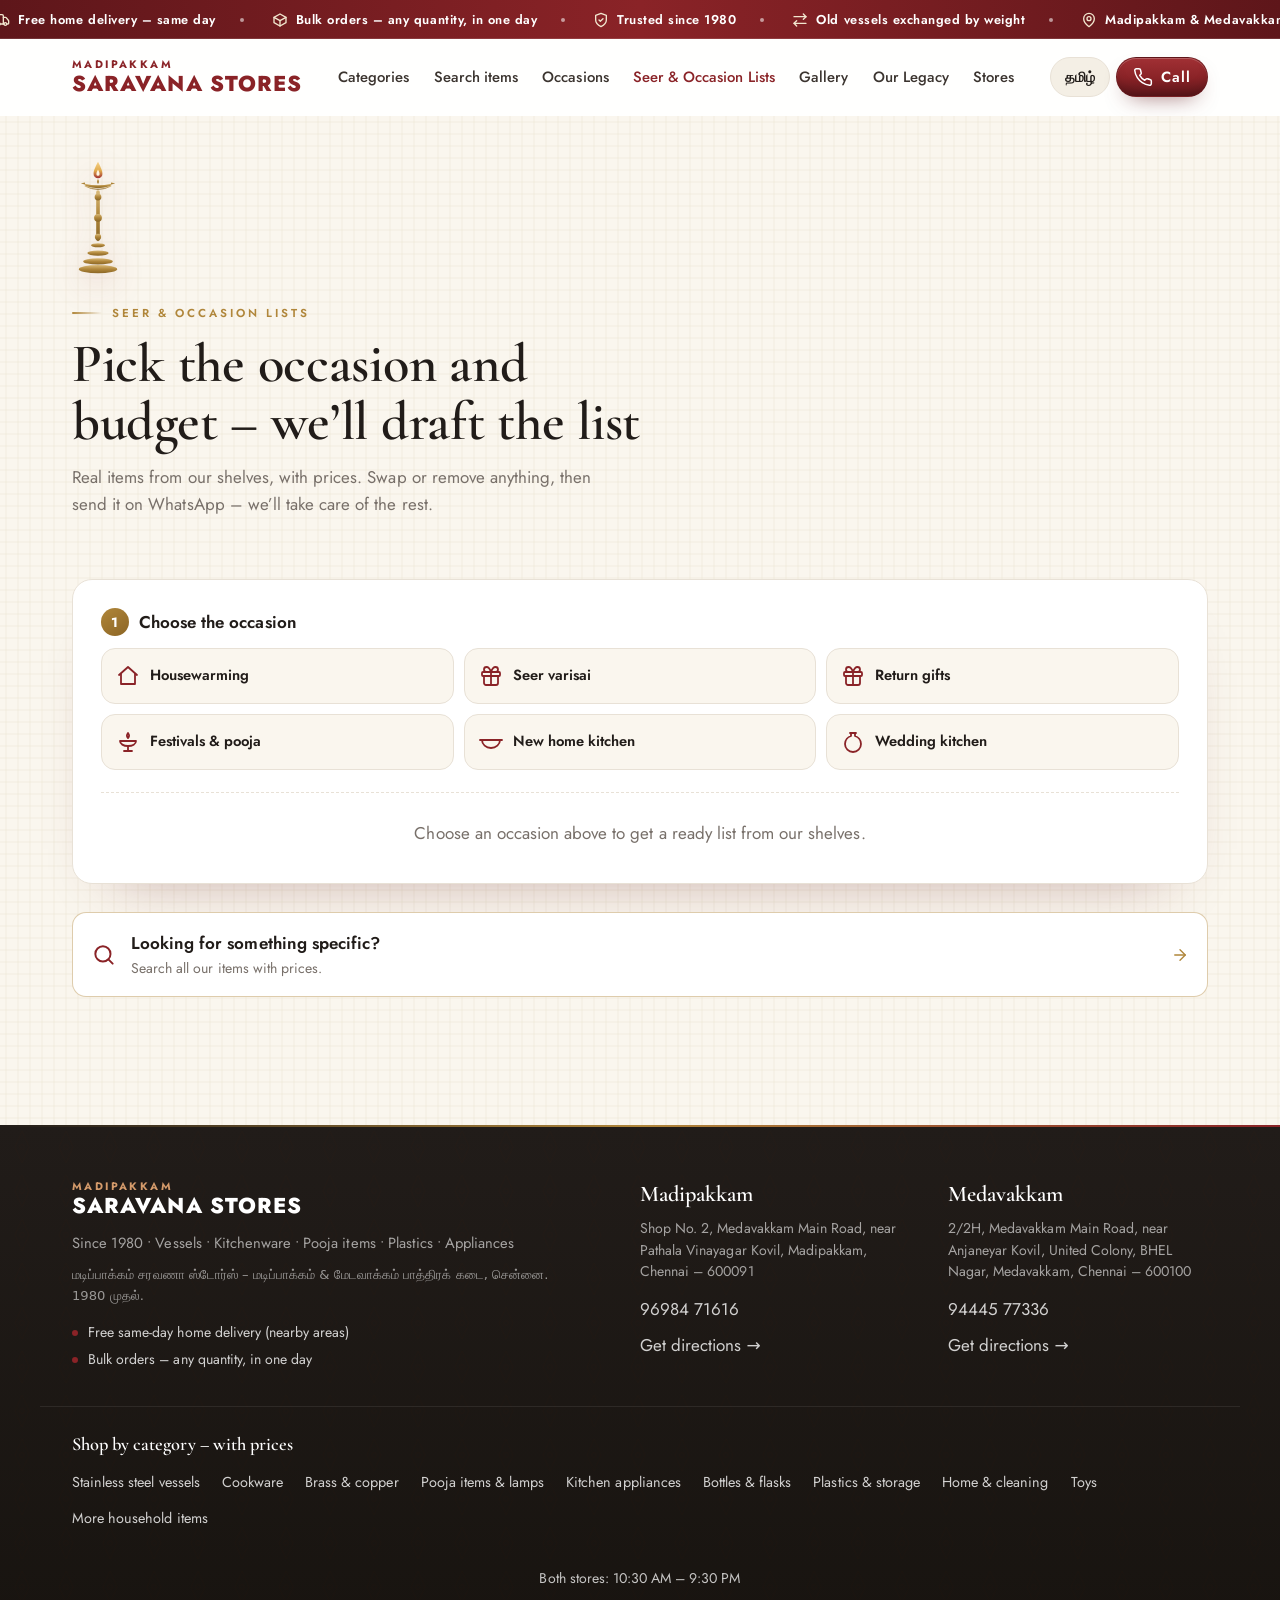
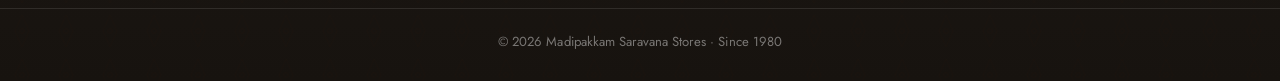
<file: gift-finder.html>
<!doctype html>
<!-- Generated by tools/build_pages.py from index.html + pages/gift-finder.html – edit those, not this file. -->
<html lang="en">
<head>
  <meta charset="utf-8">
  <meta name="viewport" content="width=device-width, initial-scale=1, viewport-fit=cover">
  <!-- Google tag (gtag.js). The tag itself loads just after the page has finished loading, so it doesn't
       slow down the first view; anything sent before that waits in dataLayer and is delivered then. -->
<script>
  window.dataLayer = window.dataLayer || [];
  function gtag(){dataLayer.push(arguments);}
  gtag('js', new Date());

  gtag('config', 'AW-18484151582');
  (function () {
    function loadTag() {
      var s = document.createElement('script');
      s.async = true;
      s.src = 'https://www.googletagmanager.com/gtag/js?id=AW-18484151582';
      document.head.appendChild(s);
    }
    if (document.readyState === 'complete') setTimeout(loadTag, 300);
    else addEventListener('load', function () { setTimeout(loadTag, 300); });
  })();
</script>
  <title>Seer Varisai &amp; Occasion Lists | Madipakkam Saravana Stores</title>
  <meta name="description" content="Seer varisai, housewarming, return gifts and festival lists within your budget, from real items at Madipakkam Saravana Stores, Chennai. Send the list on WhatsApp.">
  <meta name="robots" content="index, follow, max-image-preview:large">
  <meta name="author" content="Madipakkam Saravana Stores">
  <meta name="theme-color" content="#8a2327">
  <meta name="format-detection" content="telephone=yes">

  <!-- Local SEO -->
  <meta name="geo.region" content="IN-TN">
  <meta name="geo.placename" content="Madipakkam, Medavakkam, Chennai">
  <meta name="geo.position" content="12.9704899;80.190356">
  <meta name="ICBM" content="12.9704899, 80.190356">

  <!-- The site's web address (tools/build_pages.py changes these for the other pages) -->
  <link rel="canonical" href="https://madipakkamsaravanastores.in/gift-finder.html">
  <meta property="og:url" content="https://madipakkamsaravanastores.in/gift-finder.html">

  <!-- Link previews on WhatsApp, Facebook and X -->
  <meta property="og:type" content="website">
  <meta property="og:site_name" content="Madipakkam Saravana Stores">
  <meta property="og:locale" content="en_IN">
  <meta property="og:locale:alternate" content="ta_IN">
  <meta property="og:title" content="Seer Varisai &amp; Occasion Lists | Madipakkam Saravana Stores">
  <meta property="og:description" content="Seer varisai, housewarming, return gifts and festival lists within your budget, from real items at Madipakkam Saravana Stores, Chennai. Send the list on WhatsApp.">
  <meta property="og:image" content="https://madipakkamsaravanastores.in/images/share.jpg">
  <meta property="og:image:width" content="1200">
  <meta property="og:image:height" content="630">
  <meta property="og:image:alt" content="Madipakkam Saravana Stores – store front, since 1980">
  <meta name="twitter:card" content="summary_large_image">
  <meta name="twitter:title" content="Seer Varisai &amp; Occasion Lists | Madipakkam Saravana Stores">
  <meta name="twitter:description" content="Seer varisai, housewarming, return gifts and festival lists within your budget, from real items at Madipakkam Saravana Stores, Chennai. Send the list on WhatsApp.">
  <meta name="twitter:image" content="https://madipakkamsaravanastores.in/images/share.jpg">

  <!-- Icons -->
  <link rel="icon" href="icons/favicon.svg" type="image/svg+xml">
  <link rel="icon" href="icons/favicon-32.png" sizes="32x32" type="image/png">
  <link rel="apple-touch-icon" href="icons/apple-touch-icon.png">
  <link rel="manifest" href="site.webmanifest">

  <link rel="preconnect" href="https://fonts.googleapis.com">
  <link rel="preconnect" href="https://fonts.gstatic.com" crossorigin>
  <link rel="preload" as="style" href="https://fonts.googleapis.com/css2?family=Cormorant+Garamond:ital,wght@0,500;0,600;0,700;1,500;1,600&family=Jost:wght@400;500;600;700&family=Anek+Tamil:wght@500;600;700&family=Mukta+Malar:wght@400;500;600;700&display=swap" onload="this.onload=null;this.rel='stylesheet'">
  <noscript><link rel="stylesheet" href="https://fonts.googleapis.com/css2?family=Cormorant+Garamond:ital,wght@0,500;0,600;0,700;1,500;1,600&family=Jost:wght@400;500;600;700&family=Anek+Tamil:wght@500;600;700&family=Mukta+Malar:wght@400;500;600;700&display=swap"></noscript>
  <!-- All of css/*.css in one file – built by tools/build_pages.py (edit the separate files, then run it) -->
  <link rel="stylesheet" href="css/site.min.css">
  <script>
    (function () {
      var nav = performance.getEntriesByType && performance.getEntriesByType('navigation')[0];
      // The splash intro plays once per visit: not after Back, and not when coming from another page of the site
      var back = nav && nav.type === 'back_forward';
      var seen = false;
      try { seen = sessionStorage.getItem('splashSeen') === '1'; } catch (e) {}
      var skip = back || seen;
      document.documentElement.classList.add('js', skip ? 'is-back' : 'js');
      // Start at the top on refresh (browsers otherwise jump back to where you were)
      if ('scrollRestoration' in history) history.scrollRestoration = 'manual';
      if (nav && nav.type === 'reload' && location.hash) history.replaceState(null, '', location.pathname + location.search);
    })();
  </script>
  <script type="application/ld+json">
{
 "@context": "https://schema.org",
 "@graph": [
  {
   "@type": "BreadcrumbList",
   "itemListElement": [
    {
     "@type": "ListItem",
     "position": 1,
     "name": "Home",
     "item": "https://madipakkamsaravanastores.in/"
    },
    {
     "@type": "ListItem",
     "position": 2,
     "name": "Seer & Occasion Lists",
     "item": "https://madipakkamsaravanastores.in/gift-finder.html"
    }
   ]
  },
  {
   "@type": "WebPage",
   "@id": "https://madipakkamsaravanastores.in/gift-finder.html",
   "url": "https://madipakkamsaravanastores.in/gift-finder.html",
   "name": "Seer Varisai & Occasion Lists | Madipakkam Saravana Stores",
   "description": "Seer varisai, housewarming, return gifts and festival lists within your budget, from real items at Madipakkam Saravana Stores, Chennai. Send the list on WhatsApp.",
   "inLanguage": "en-IN",
   "isPartOf": {
    "@type": "WebSite",
    "name": "Madipakkam Saravana Stores",
    "url": "https://madipakkamsaravanastores.in/"
   },
   "publisher": {
    "@id": "https://madipakkamsaravanastores.in/#organization"
   }
  }
 ]
}
  </script>
</head>
<body>

<!-- Icon sprite -->
<svg width="0" height="0" style="position:absolute" aria-hidden="true">
  <defs>
    <symbol id="i-phone" viewBox="0 0 24 24"><path d="M22 16.92v3a2 2 0 0 1-2.18 2 19.8 19.8 0 0 1-8.63-3.07 19.5 19.5 0 0 1-6-6A19.8 19.8 0 0 1 2.12 4.18 2 2 0 0 1 4.11 2h3a2 2 0 0 1 2 1.72c.13.96.36 1.9.7 2.81a2 2 0 0 1-.45 2.11L8.09 9.91a16 16 0 0 0 6 6l1.27-1.27a2 2 0 0 1 2.11-.45c.91.34 1.85.57 2.81.7A2 2 0 0 1 22 16.92z"/></symbol>
    <symbol id="i-chat" viewBox="0 0 24 24"><path d="M7.9 20A9 9 0 1 0 4 16.1L2 22Z"/></symbol>
    <symbol id="i-pin" viewBox="0 0 24 24"><path d="M20 10c0 6-8 12-8 12s-8-6-8-12a8 8 0 0 1 16 0Z"/><circle cx="12" cy="10" r="3"/></symbol>
    <symbol id="i-nav" viewBox="0 0 24 24"><path d="M3 11 22 2l-9 19-2-8-8-2z"/></symbol>
    <symbol id="i-clock" viewBox="0 0 24 24"><circle cx="12" cy="12" r="10"/><path d="M12 6v6l4 2"/></symbol>
    <symbol id="i-truck" viewBox="0 0 24 24"><path d="M14 18V6a2 2 0 0 0-2-2H4a2 2 0 0 0-2 2v11a1 1 0 0 0 1 1h2"/><path d="M15 18H9"/><path d="M19 18h2a1 1 0 0 0 1-1v-3.65a1 1 0 0 0-.22-.62l-3.48-4.35A1 1 0 0 0 17.52 8H14"/><circle cx="17" cy="18" r="2"/><circle cx="7" cy="18" r="2"/></symbol>
    <symbol id="i-wrench" viewBox="0 0 24 24"><path d="M14.7 6.3a1 1 0 0 0 0 1.4l1.6 1.6a1 1 0 0 0 1.4 0l3.77-3.77a6 6 0 0 1-7.94 7.94l-6.91 6.91a2.12 2.12 0 0 1-3-3l6.91-6.91a6 6 0 0 1 7.94-7.94l-3.76 3.76z"/></symbol>
    <symbol id="i-gift" viewBox="0 0 24 24"><rect x="3" y="8" width="18" height="4" rx="1"/><path d="M12 8v13"/><path d="M19 12v7a2 2 0 0 1-2 2H7a2 2 0 0 1-2-2v-7"/><path d="M7.5 8a2.5 2.5 0 0 1 0-5C9.5 3 11 5 12 8c1-3 2.5-5 4.5-5a2.5 2.5 0 0 1 0 5"/></symbol>
    <symbol id="i-tag" viewBox="0 0 24 24"><path d="M12.59 2.59A2 2 0 0 0 11.17 2H4a2 2 0 0 0-2 2v7.17a2 2 0 0 0 .59 1.42l8.7 8.7a2.43 2.43 0 0 0 3.42 0l6.58-6.58a2.43 2.43 0 0 0 0-3.42z"/><circle cx="7.5" cy="7.5" r="1.2"/></symbol>
    <symbol id="i-eye" viewBox="0 0 24 24"><path d="M2.06 12.35a1 1 0 0 1 0-.7 10.75 10.75 0 0 1 19.88 0 1 1 0 0 1 0 .7 10.75 10.75 0 0 1-19.88 0"/><circle cx="12" cy="12" r="3"/></symbol>
    <symbol id="i-heart" viewBox="0 0 24 24"><path d="M19 14c1.49-1.46 3-3.21 3-5.5A5.5 5.5 0 0 0 16.5 3c-1.76 0-3 .5-4.5 2-1.5-1.5-2.74-2-4.5-2A5.5 5.5 0 0 0 2 8.5c0 2.3 1.5 4.05 3 5.5l7 7Z"/></symbol>
    <symbol id="i-arrow" viewBox="0 0 24 24"><path d="M5 12h14"/><path d="m12 5 7 7-7 7"/></symbol>
    <symbol id="i-check" viewBox="0 0 24 24"><path d="M20 6 9 17l-5-5"/></symbol>
    <symbol id="i-star" viewBox="0 0 24 24"><path d="M12 2.5l2.9 6.1 6.6.8-4.9 4.6 1.3 6.6L12 17.3l-5.9 3.3 1.3-6.6L2.5 9.4l6.6-.8z"/></symbol>
    <symbol id="i-menu" viewBox="0 0 24 24"><path d="M4 7h16M4 12h16M4 17h16"/></symbol>
    <symbol id="i-x" viewBox="0 0 24 24"><path d="M18 6 6 18M6 6l12 12"/></symbol>
    <symbol id="i-left" viewBox="0 0 24 24"><path d="m15 18-6-6 6-6"/></symbol>
    <symbol id="i-right" viewBox="0 0 24 24"><path d="m9 18 6-6-6-6"/></symbol>
    <symbol id="i-box" viewBox="0 0 24 24"><path d="M21 8 12 3 3 8v8l9 5 9-5Z"/><path d="m3 8 9 5 9-5"/><path d="M12 13v8"/></symbol>
    <symbol id="i-shield" viewBox="0 0 24 24"><path d="M12 22s8-4 8-10V5l-8-3-8 3v7c0 6 8 10 8 10Z"/><path d="m9 12 2 2 4-4"/></symbol>
    <symbol id="i-bolt" viewBox="0 0 24 24"><path d="M13 2 3 14h9l-1 8 10-12h-9l1-8z"/></symbol>
    <symbol id="i-search" viewBox="0 0 24 24"><circle cx="11" cy="11" r="7"/><path d="m20 20-3.5-3.5"/></symbol>
    <symbol id="i-plus" viewBox="0 0 24 24"><path d="M12 5v14M5 12h14"/></symbol>
    <symbol id="i-minus" viewBox="0 0 24 24"><path d="M5 12h14"/></symbol>
    <symbol id="i-list" viewBox="0 0 24 24"><path d="M9 6h11M9 12h11M9 18h11"/><path d="M4 6h.01M4 12h.01M4 18h.01"/></symbol>
    <symbol id="i-swap" viewBox="0 0 24 24"><path d="m17 3 4 4-4 4"/><path d="M3 7h18"/><path d="m7 21-4-4 4-4"/><path d="M21 17H3"/></symbol>
    <symbol id="i-trash" viewBox="0 0 24 24"><path d="M3 6h18"/><path d="M8 6V4h8v2"/><path d="m19 6-1 14H6L5 6"/></symbol>
    <symbol id="i-pot" viewBox="0 0 24 24"><path d="M9 3h6"/><path d="M10 3v3c-3 1-6 4-6 8a8 8 0 0 0 16 0c0-4-3-7-6-8V3"/></symbol>
    <symbol id="i-lamp" viewBox="0 0 24 24"><path d="M12 3c1.5 2 1.5 3.5 0 5-1.5-1.5-1.5-3 0-5z"/><path d="M4 11h16c0 3-3.5 5-8 5s-8-2-8-5z"/><path d="M12 16v4M8 21h8"/></symbol>
    <symbol id="i-pan" viewBox="0 0 24 24"><path d="M3 10h18c0 4.5-4 8-9 8s-9-3.5-9-8z"/><path d="M1 10h2M21 10h2"/></symbol>
    <symbol id="i-plate" viewBox="0 0 24 24"><circle cx="12" cy="12" r="9"/><circle cx="12" cy="12" r="5"/></symbol>
    <symbol id="i-bottle" viewBox="0 0 24 24"><path d="M10 2h4v3l2 3v12a2 2 0 0 1-2 2h-4a2 2 0 0 1-2-2V8l2-3z"/><path d="M8 12h8"/></symbol>
    <symbol id="i-home" viewBox="0 0 24 24"><path d="m3 11 9-8 9 8"/><path d="M5 10v10h14V10"/></symbol>
    <symbol id="p-agal" viewBox="0 0 24 24"><path d="M12 3.5c1.4 1.6 1.4 3 0 4.3-1.4-1.3-1.4-2.7 0-4.3z" style="fill:var(--if,none)"/><path d="M3.5 11.5h17c-.6 3.2-4 5.5-8.5 5.5s-7.9-2.3-8.5-5.5z" style="fill:var(--if,none)"/><path d="M12 7.8v3.7"/><path d="M9 17v2.5h6V17"/><path d="M7 21h10"/></symbol>
    <symbol id="p-kudam" viewBox="0 0 24 24"><path d="M9 2.8h6"/><path d="M10 2.8v2.6"/><path d="M14 2.8v2.6"/><path d="M10 5.4C6.4 6.5 4.5 9.6 4.5 13a7.5 7.5 0 0 0 15 0c0-3.4-1.9-6.5-5.5-7.6z" style="fill:var(--if,none)"/><path d="M5.3 11.3h13.4" opacity=".55"/></symbol>
    <symbol id="p-plate" viewBox="0 0 24 24"><circle cx="12" cy="12" r="9" style="fill:var(--if,none)"/><circle cx="12" cy="12" r="5.5"/><path d="M8.5 7.6a5.5 5.5 0 0 1 3.5-1.1" opacity=".6"/></symbol>
    <symbol id="p-bottle" viewBox="0 0 24 24"><path d="M9.5 2.5h5v2.8l2 3V20a2 2 0 0 1-2 2h-5a2 2 0 0 1-2-2V8.3l2-3z" style="fill:var(--if,none)"/><path d="M9.5 5.3h5"/><path d="M7.5 12h9M7.5 16h9" opacity=".55"/></symbol>
    <symbol id="p-kadai" viewBox="0 0 24 24"><path d="M3.5 10h17c0 4.6-3.8 8-8.5 8s-8.5-3.4-8.5-8z" style="fill:var(--if,none)"/><path d="M2.5 10h19"/><path d="M1 8.6 3 10M23 8.6 21 10"/><path d="M6 13.2h12" opacity=".55"/></symbol>
    <symbol id="p-agarbathi" viewBox="0 0 24 24"><path d="M4.5 21h15"/><path d="M7.5 21c0-2.3 2-3.8 4.5-3.8s4.5 1.5 4.5 3.8z" style="fill:var(--if,none)"/><path d="M12 17.2V8.2M10.3 17.4 7.4 9M13.7 17.4 16.6 9"/><path d="M12 8.2c.7-.8.7-1.6 0-2.4-.7.8-.7 1.6 0 2.4z" style="fill:var(--if,none)"/><path d="M7.4 9c.4-.9.2-1.7-.6-2.3-.4.9-.2 1.7.6 2.3z" style="fill:var(--if,none)"/><path d="M16.6 9c-.4-.9-.2-1.7.6-2.3.4.9.2 1.7-.6 2.3z" style="fill:var(--if,none)"/><path d="M12 5c-.9-.9.9-1.8 0-2.9M6.4 6.1c-.9-.8.4-1.8-.4-2.8M17.6 6.1c.9-.8-.4-1.8.4-2.8" opacity=".55"/></symbol>
    <symbol id="p-perfume" viewBox="0 0 24 24"><rect x="7" y="10" width="11" height="11" rx="2.6" style="fill:var(--if,none)"/><path d="M10.3 10V7.6h4.4V10"/><rect x="9.6" y="5.2" width="5.8" height="2.4" rx=".8" style="fill:var(--if,none)"/><path d="M9.6 6.4H7.4"/><path d="M5 4.6h.01M4 6.4h.01M5 8.2h.01M2.6 5.4h.01M2.6 7.4h.01" stroke-width="2.2"/><path d="M15.4 6.4h2.2c1.4 0 2.1-.9 2.4-2"/><circle cx="20.4" cy="3" r="1.3" style="fill:var(--if,none)"/><path d="M9.5 14.5h6" opacity=".55"/><path d="M9.5 17.2h3.5" opacity=".4"/></symbol>
    <symbol id="p-chimta" viewBox="0 0 24 24"><circle cx="12" cy="3.6" r="1.6"/><path d="M11 5 6.2 19.6a1 1 0 0 0 .7 1.3l.6.1a1 1 0 0 0 1.1-.6L12.4 6" style="fill:var(--if,none)"/><path d="M13 5l4.8 14.6a1 1 0 0 1-.7 1.3l-.6.1a1 1 0 0 1-1.1-.6L11.6 6" style="fill:var(--if,none)"/><path d="M8.8 12.5l2.1.6M15.2 12.5l-2.1.6" opacity=".55"/></symbol>
    <symbol id="p-board" viewBox="0 0 24 24"><rect x="2.5" y="7.5" width="15" height="13" rx="3" style="fill:var(--if,none)"/><circle cx="5.6" cy="10.6" r="1"/><path d="M5 17.5h7" opacity=".5"/><path d="M9.2 16.2 7 18.4"/><path d="M9.2 16.2 20.3 5.1c.5 3.3-1.4 6.5-6.3 8.9z" style="fill:var(--if,none)"/></symbol>
    <symbol id="p-clock" viewBox="0 0 24 24"><circle cx="12" cy="12" r="9" style="fill:var(--if,none)"/><circle cx="12" cy="12" r="7" opacity=".45"/><path d="M12 3.8v1.6M12 18.6v1.6M3.8 12h1.6M18.6 12h1.6"/><path d="M12 7.4V12l3.2 2"/><circle cx="12" cy="12" r=".8"/></symbol>
    <symbol id="p-clothstand" viewBox="0 0 24 24"><path d="M2.5 6.5h19"/><path d="M4 6.5 5.3 20M20 6.5 18.7 20"/><path d="M5.3 20l3.3-4.2 3.4 4.2 3.4-4.2 3.3 4.2"/><path d="M5.6 6.5h4.2v6.8L7.7 12.2l-2.1 1.1z" style="fill:var(--if,none)"/><path d="M13 6.5l-1.8 1.9 1.3 1.1V14h5.6V9.5l1.3-1.1-1.8-1.9h-1.3a1.5 1.5 0 0 1-3 0z" style="fill:var(--if,none)"/></symbol>
    <symbol id="p-milkboiler" viewBox="0 0 24 24"><path d="M5 9h12v8.5A3.5 3.5 0 0 1 13.5 21h-5A3.5 3.5 0 0 1 5 17.5z" style="fill:var(--if,none)"/><path d="M4 9h14"/><path d="M5 10.5 2.6 9.2"/><path d="M8 9c0-1.6 1.3-2.6 3-2.6s3 1 3 2.6"/><path d="M11 6.4V4.6"/><path d="M9.6 4.6h2.8"/><path d="M17 12h2.5"/><path d="M7 14.5h8" opacity=".5"/></symbol>
    <symbol id="p-strainer" viewBox="0 0 24 24"><circle cx="9" cy="11" r="6.2" style="fill:var(--if,none)"/><path d="M15.2 11H22"/><path d="M5.6 8.2l6.8 5.6M5.6 13.8l6.8-5.6M3.8 11h10.4M9 5.8v10.4" opacity=".45"/></symbol>
    <symbol id="p-coffeefilter" viewBox="0 0 24 24"><rect x="7" y="3.5" width="10" height="6" rx="1" style="fill:var(--if,none)"/><path d="M6 9.5h12"/><path d="M7 9.5v9A2.5 2.5 0 0 0 9.5 21h5a2.5 2.5 0 0 0 2.5-2.5v-9" style="fill:var(--if,none)"/><circle cx="12" cy="2.3" r=".9"/><path d="M9 6.5h6M8.5 14.5h7" opacity=".5"/></symbol>
    <symbol id="p-press" viewBox="0 0 24 24"><rect x="7.5" y="6" width="9" height="12" rx="1" style="fill:var(--if,none)"/><path d="M6.5 6h11M6.5 18h11"/><path d="M12 6V2.5"/><path d="M8.5 2.5h7"/><path d="M10 18l-.6 3.2M12 18v3.5M14 18l.6 3.2" opacity=".65"/><path d="M7.5 12h9" opacity=".45"/></symbol>
    <symbol id="p-mould" viewBox="0 0 24 24"><path d="M3 10h18l-2 9H5z" style="fill:var(--if,none)"/><path d="M3 10c1.5-2 3-2 4.5 0s3 2 4.5 0 3-2 4.5 0 3 2 4.5 0"/><path d="M7 10.8l1 8.2M12 11v8M17 10.8 16 19" opacity=".5"/></symbol>
    <symbol id="p-rolling" viewBox="0 0 24 24"><circle cx="11.5" cy="14.5" r="6.8" style="fill:var(--if,none)"/><path d="M5 9.5 18.5 6" stroke-width="2.6"/><path d="M2.4 10.2l2.2-.6M18.9 5.9l2.2-.6"/></symbol>
    <symbol id="p-manai" viewBox="0 0 24 24"><rect x="3" y="9" width="18" height="4" rx="1.3" style="fill:var(--if,none)"/><path d="M5 13v4.5M19 13v4.5M8.5 13v2.5M15.5 13v2.5"/><path d="M6 11h12" opacity=".5"/></symbol>
    <symbol id="p-arivalmanai" viewBox="0 0 24 24"><rect x="3" y="17.5" width="16" height="3.2" rx="1" style="fill:var(--if,none)"/><path d="M8.5 17.5V9.5c0-3.4 2.6-6 6.2-6.4-1.2 3-2.2 5.4-2.2 8.6v5.8" style="fill:var(--if,none)"/><path d="M10.5 12h2" opacity=".5"/></symbol>
    <symbol id="p-muram" viewBox="0 0 24 24"><path d="M3.5 8.5h17l-1.6 9.4a2 2 0 0 1-2 1.6H7.1a2 2 0 0 1-2-1.6z" style="fill:var(--if,none)"/><path d="M3.5 8.5c3 2.2 14 2.2 17 0"/><path d="M8 12.5l.8 5M12 12.8v4.8M16 12.5l-.8 5" opacity=".45"/></symbol>
    <symbol id="p-churner" viewBox="0 0 24 24"><path d="M12 2.5v13"/><path d="M8.5 6.5h7"/><circle cx="12" cy="16" r="1.7" style="fill:var(--if,none)"/><path d="M12 17.7v3.8M10.4 16.6l-3.6 3.2M13.6 16.6l3.6 3.2M10.3 15.6 6.3 14.6M13.7 15.6l4-1"/></symbol>
    <symbol id="p-ural" viewBox="0 0 24 24"><path d="M5 11h14l-1.5 6.5A3 3 0 0 1 14.6 20H9.4a3 3 0 0 1-2.9-2.5z" style="fill:var(--if,none)"/><path d="M4 11h16"/><path d="M14 11 18.4 3.6"/><circle cx="18.8" cy="3" r="1.3" style="fill:var(--if,none)"/><path d="M8 20.8h8"/></symbol>
    <symbol id="p-lighter" viewBox="0 0 24 24"><path d="M2.5 8.5h11l2-1.5h4v5h-4l-2-1.5h-11z" style="fill:var(--if,none)"/><path d="M7.5 10.5v7a1.5 1.5 0 0 0 1.5 1.5h1a1.5 1.5 0 0 0 1.5-1.5v-7"/><path d="M21 8l1.5-1M21 11.5l1.5 1" opacity=".6"/></symbol>
    <symbol id="p-cylinder" viewBox="0 0 24 24"><path d="M7 7.5h10v11a2.5 2.5 0 0 1-2.5 2.5h-5A2.5 2.5 0 0 1 7 18.5z" style="fill:var(--if,none)"/><path d="M7 7.5c0-2 2.2-3 5-3s5 1 5 3"/><path d="M10.5 4.5V2.8h3v1.7"/><path d="M7 12.5h10" opacity=".5"/></symbol>
    <symbol id="p-fan" viewBox="0 0 24 24"><circle cx="12" cy="9" r="6.5" style="fill:var(--if,none)"/><circle cx="12" cy="9" r="1.2"/><path d="M12 7.8c-.5-2.2.3-3.6 1.8-4M13.1 9.7c2 1 2.6 2.6 1.8 4M10.9 9.4c-2.1-.5-3.3.3-3.9 1.8" opacity=".75"/><path d="M12 15.5V20"/><path d="M8 21h8"/></symbol>
    <symbol id="p-heater" viewBox="0 0 24 24"><rect x="6.5" y="3" width="11" height="16" rx="3" style="fill:var(--if,none)"/><path d="M9.5 19v2M14.5 19v2"/><circle cx="12" cy="7.8" r="1.8"/><path d="M12 11.8c-1.3 1.5-1.3 2.9 0 3.9 1.3-1 1.3-2.4 0-3.9z"/></symbol>
    <symbol id="p-scale" viewBox="0 0 24 24"><rect x="3" y="12" width="18" height="8" rx="2" style="fill:var(--if,none)"/><path d="M5 12l1.5-6h11L19 12"/><rect x="9" y="15" width="6" height="2.5" rx=".6"/><path d="M8 8.8h8" opacity=".5"/></symbol>
    <symbol id="p-oven" viewBox="0 0 24 24"><rect x="2.5" y="5" width="19" height="14" rx="2" style="fill:var(--if,none)"/><rect x="5" y="7.5" width="10" height="9" rx="1"/><path d="M18 8.5h.01M18 11.5h.01M18 14.5h.01" stroke-width="2.4"/><path d="M5 21h2M17 21h2"/></symbol>
    <symbol id="p-toaster" viewBox="0 0 24 24"><path d="M3.5 11a4 4 0 0 1 4-4h9a4 4 0 0 1 4 4v8h-17z" style="fill:var(--if,none)"/><path d="M8.5 7V4h3v3M12.5 7V3.5h3V7"/><path d="M20.5 12H22"/><path d="M6 15h11" opacity=".5"/></symbol>
    <symbol id="p-iron" viewBox="0 0 24 24"><path d="M3 17h17.5c0-5-2.5-8-7-8H9a6 6 0 0 0-6 6z" style="fill:var(--if,none)"/><path d="M9 9c0-2 1.5-3.5 3.5-3.5H17"/><path d="M7 13.5h.01M10 13.5h.01M13 13.5h.01" stroke-width="2"/><path d="M3 20h17.5" opacity=".5"/></symbol>
    <symbol id="p-hairdryer" viewBox="0 0 24 24"><path d="M3 9a5 5 0 0 1 5-5h9l3 1.5v7L17 14H8a5 5 0 0 1-5-5z" style="fill:var(--if,none)"/><circle cx="8" cy="9" r="2"/><path d="m10 14-1 6.5a1 1 0 0 0 1 1.2h1.5a1 1 0 0 0 1-.9L13 14"/><path d="M21.5 7.5h1M21.5 10.5h1" opacity=".6"/></symbol>
    <symbol id="p-plug" viewBox="0 0 24 24"><path d="M8.5 2.5v4.5M15.5 2.5v4.5"/><path d="M6 7h12v4a6 6 0 0 1-12 0z" style="fill:var(--if,none)"/><path d="M12 17v4.5"/></symbol>
    <symbol id="p-mat" viewBox="0 0 24 24"><path d="M3 8h13v11H3z" style="fill:var(--if,none)"/><circle cx="18.5" cy="10.5" r="2.5"/><path d="M16 8h2.5M16 13h2.5"/><path d="M5 11h9M5 14h9M5 17h9" opacity=".45"/></symbol>
    <symbol id="p-bed" viewBox="0 0 24 24"><path d="M3 19V8"/><path d="M3 13.5h18v5.5"/><path d="M3 17h18" opacity=".5"/><rect x="5" y="10" width="5" height="3.5" rx="1.5" style="fill:var(--if,none)"/><path d="M11 13.5v-2a1.5 1.5 0 0 1 1.5-1.5H19a2 2 0 0 1 2 2v1.5" style="fill:var(--if,none)"/></symbol>
    <symbol id="p-pillow" viewBox="0 0 24 24"><path d="M4 8c2-2 14-2 16 0 1 3 1 6 0 9-2 2-14 2-16 0-1-3-1-6 0-9z" style="fill:var(--if,none)"/><path d="M7.5 11c3-1 6-1 9 0" opacity=".5"/></symbol>
    <symbol id="p-cradle" viewBox="0 0 24 24"><path d="M12 2.5v4"/><path d="M12 6.5 5 11M12 6.5l7 4.5"/><path d="M4 11h16c-.5 4-3.8 7-8 7s-7.5-3-8-7z" style="fill:var(--if,none)"/><path d="M7.5 14h9" opacity=".5"/></symbol>
    <symbol id="p-net" viewBox="0 0 24 24"><path d="M12 3 4 19h16z" style="fill:var(--if,none)"/><path d="M12 3v16M8.4 10.5 7 19M15.6 10.5 17 19" opacity=".5"/><path d="M3 21h18"/><circle cx="12" cy="2.4" r=".8"/></symbol>
    <symbol id="p-spray" viewBox="0 0 24 24"><path d="M8 10h7l1 2v8a1.5 1.5 0 0 1-1.5 1.5h-6A1.5 1.5 0 0 1 7 20v-8z" style="fill:var(--if,none)"/><path d="M9 10V7.5h5V10"/><path d="M8.5 7.5H15l2.5 1"/><path d="M14 7.5V5H9.5"/><path d="M20 5.5h.01M21.5 7.5h.01M20 9.5h.01" stroke-width="2.2"/><path d="M7.5 15h8" opacity=".5"/></symbol>
    <symbol id="p-cleaner" viewBox="0 0 24 24"><path d="M6.5 9 8.5 6.5h4l1.5 1.5h3.5A1.5 1.5 0 0 1 19 9.5V20a1.5 1.5 0 0 1-1.5 1.5H8A1.5 1.5 0 0 1 6.5 20z" style="fill:var(--if,none)"/><path d="M9 6.5V4h3.5v2.5"/><path d="M14.5 10h2.5v3.5h-2.5"/><path d="M6.5 15.5H19" opacity=".5"/></symbol>
    <symbol id="p-soap" viewBox="0 0 24 24"><rect x="3.5" y="11" width="14" height="8" rx="3" style="fill:var(--if,none)"/><path d="M6.5 14.5h8" opacity=".5"/><circle cx="17.5" cy="6.5" r="2.2"/><circle cx="13" cy="5.5" r="1.3"/><circle cx="20.3" cy="10.2" r="1"/></symbol>
    <symbol id="p-mirror" viewBox="0 0 24 24"><ellipse cx="12" cy="9.5" rx="6" ry="7.5" style="fill:var(--if,none)"/><path d="M9.5 6.5c.8-1.5 2-2.3 3.5-2.4" opacity=".6"/><path d="M12 17v3M8 21h8"/></symbol>
    <symbol id="p-comb" viewBox="0 0 24 24"><path d="M3 8.5h18v4.5H3z" style="fill:var(--if,none)"/><path d="M5 13v6.5M7.5 13v6.5M10 13v6.5M12.5 13v6.5M15 13v6.5M17.5 13v6.5M20 13v6.5"/></symbol>
    <symbol id="p-towel" viewBox="0 0 24 24"><path d="M4 8h14a2 2 0 0 1 2 2v1H6a2 2 0 0 0-2 2z" style="fill:var(--if,none)"/><path d="M4 13a2 2 0 0 1 2-2h14v8H6a2 2 0 0 1-2-2z" style="fill:var(--if,none)"/><path d="M8 15h9" opacity=".5"/></symbol>
    <symbol id="p-ladder" viewBox="0 0 24 24"><path d="M7 3 5 21M17 3l2 18"/><path d="M6.6 7h10.8M6.1 11.5h11.8M5.6 16h12.8"/></symbol>
    <symbol id="p-lock" viewBox="0 0 24 24"><rect x="5" y="10" width="14" height="11" rx="2" style="fill:var(--if,none)"/><path d="M8 10V7a4 4 0 0 1 8 0v3"/><circle cx="12" cy="15" r="1.4"/><path d="M12 16.4V18"/></symbol>
    <symbol id="p-hanger" viewBox="0 0 24 24"><path d="M12 8.5v-1a2 2 0 1 0-2-2"/><path d="M12 8.5 2.8 15.2A1.5 1.5 0 0 0 3.7 18h16.6a1.5 1.5 0 0 0 .9-2.8z" style="fill:var(--if,none)"/></symbol>
    <symbol id="p-clip" viewBox="0 0 24 24"><path d="M8.5 3h3l-.8 18H8.5z" style="fill:var(--if,none)"/><path d="M12.5 3h3L13.5 21h-2.2z" style="fill:var(--if,none)"/><circle cx="11.2" cy="12" r="1.3"/></symbol>
    <symbol id="p-rack" viewBox="0 0 24 24"><path d="M5 3v18M19 3v18"/><path d="M5 7.5h14M5 13h14M5 18.5h14"/><rect x="7" y="4.5" width="3" height="3" rx=".5" style="fill:var(--if,none)"/><rect x="12" y="9.5" width="4.5" height="3.5" rx=".5" style="fill:var(--if,none)"/><rect x="7.5" y="15" width="5" height="3.5" rx=".5" style="fill:var(--if,none)"/></symbol>
    <symbol id="p-bag" viewBox="0 0 24 24"><path d="M5 8h14l-1 13H6z" style="fill:var(--if,none)"/><path d="M9 8V6a3 3 0 0 1 6 0v2"/><path d="M8 12.5h8" opacity=".5"/></symbol>
    <symbol id="p-dustbin" viewBox="0 0 24 24"><path d="M6 8h12l-1.2 12a1.5 1.5 0 0 1-1.5 1.3H8.7a1.5 1.5 0 0 1-1.5-1.3z" style="fill:var(--if,none)"/><path d="M5 8h14"/><path d="M6 8c0-2.5 2.7-4 6-4s6 1.5 6 4"/><path d="M10 11.5V18M14 11.5V18" opacity=".5"/><path d="M3.5 21.5h3"/></symbol>
    <symbol id="p-oilcan" viewBox="0 0 24 24"><path d="M6 9h10v10.5a1.5 1.5 0 0 1-1.5 1.5h-7A1.5 1.5 0 0 1 6 19.5z" style="fill:var(--if,none)"/><path d="M8.5 9V6.5a2.5 2.5 0 0 1 5 0V9"/><path d="M16 11.5 21 7.5"/><path d="M6 14.5h10" opacity=".5"/></symbol>
    <symbol id="p-funnel" viewBox="0 0 24 24"><path d="M3.5 5h17l-6.5 8v6.5l-4 2V13z" style="fill:var(--if,none)"/><path d="M3 5h18"/></symbol>
    <symbol id="p-car" viewBox="0 0 24 24"><path d="M3 15v-3l2.5-4.5h9L18 12h2.5a1 1 0 0 1 1 1v2z" style="fill:var(--if,none)"/><circle cx="7.5" cy="16" r="2"/><circle cx="16.5" cy="16" r="2"/><path d="M6.5 11.5h10M11 7.5v4" opacity=".5"/></symbol>
    <symbol id="p-ball" viewBox="0 0 24 24"><circle cx="12" cy="12" r="8.5" style="fill:var(--if,none)"/><path d="M4 9.5c4.5 1.5 11.5 1.5 16 0M4 14.5c4.5-1.5 11.5-1.5 16 0" opacity=".6"/></symbol>
    <symbol id="p-racket" viewBox="0 0 24 24"><ellipse cx="9.5" cy="9" rx="5.5" ry="6" style="fill:var(--if,none)"/><path d="M13.5 13.5 20.5 20.5"/><path d="M5.2 7h8.6M4.5 10h10M8 3.4v11.2M11 3.4v11.2" opacity=".45"/></symbol>
    <symbol id="p-game" viewBox="0 0 24 24"><rect x="3.5" y="3.5" width="17" height="17" rx="3.5" style="fill:var(--if,none)"/><circle cx="8" cy="8" r="1.2"/><circle cx="16" cy="8" r="1.2"/><circle cx="12" cy="12" r="1.2"/><circle cx="8" cy="16" r="1.2"/><circle cx="16" cy="16" r="1.2"/></symbol>
    <symbol id="p-toy" viewBox="0 0 24 24"><circle cx="7" cy="6" r="2.2"/><circle cx="17" cy="6" r="2.2"/><circle cx="12" cy="10" r="5" style="fill:var(--if,none)"/><path d="M7.5 21a4.5 4.5 0 0 1 9 0z" style="fill:var(--if,none)"/><circle cx="10.3" cy="9.4" r=".6"/><circle cx="13.7" cy="9.4" r=".6"/><path d="M11 12h2"/></symbol>
    <symbol id="p-baby" viewBox="0 0 24 24"><path d="M10 2.5h4l.5 3h-5z" style="fill:var(--if,none)"/><path d="M8.5 5.5h7"/><path d="M9 5.5h6l1 3V20a1.5 1.5 0 0 1-1.5 1.5h-5A1.5 1.5 0 0 1 8 20V8.5z" style="fill:var(--if,none)"/><path d="M8 12h3M8 15h3M8 18h3" opacity=".6"/></symbol>
    <symbol id="p-photo" viewBox="0 0 24 24"><path d="M5 21V10a7 7 0 0 1 14 0v11z" style="fill:var(--if,none)"/><path d="M7.5 21v-9.5a4.5 4.5 0 0 1 9 0V21"/><circle cx="12" cy="11.5" r="1.6"/><path d="M3.5 21h17"/></symbol>
    <symbol id="p-trishul" viewBox="0 0 24 24"><path d="M12 22V6"/><path d="M7 4.5c0 3.6 2 5.6 5 5.6s5-2 5-5.6"/><path d="M12 2 10.6 5h2.8z" style="fill:var(--if,none)"/><path d="M7 4.5 6 3M17 4.5 18 3"/><path d="M10 14.5h4"/></symbol>
    <symbol id="p-idol" viewBox="0 0 24 24"><circle cx="12" cy="6.6" r="2.5" style="fill:var(--if,none)"/><path d="M10 3.6 12 1.8l2 1.8"/><path d="M8 20c0-5 1.5-9.5 4-9.5s4 4.5 4 9.5z" style="fill:var(--if,none)"/><path d="M8.6 13.6 6 12M15.4 13.6 18 12"/><path d="M5 21.5h14"/></symbol>
    <symbol id="p-chimil" viewBox="0 0 24 24"><path d="M5 11h14v5a7 7 0 0 1-14 0z" style="fill:var(--if,none)"/><path d="M4.5 11h15"/><path d="M6 11c0-3 2.7-5 6-5s6 2 6 5"/><circle cx="12" cy="4.6" r="1.3" style="fill:var(--if,none)"/><path d="M6 14.5h12" opacity=".5"/></symbol>
    <symbol id="p-homa" viewBox="0 0 24 24"><path d="M3 20.5h18L19 15H5z" style="fill:var(--if,none)"/><path d="M5 15l1.5-4h11L19 15"/><path d="M12 3c2.5 2.5 3 5 0 8-3-3-2.5-5.5 0-8z" style="fill:var(--if,none)"/><path d="M9 8c-1 1.3-1 2.5 0 3M15 8c1 1.3 1 2.5 0 3" opacity=".6"/></symbol>
    <symbol id="p-panchapathram" viewBox="0 0 24 24"><path d="M5 9h11l-1 9.5a2 2 0 0 1-2 1.5H8a2 2 0 0 1-2-1.5z" style="fill:var(--if,none)"/><path d="M4.5 9h12"/><path d="M14 9 19.5 3"/><circle cx="20" cy="2.6" r="1"/><path d="M6.4 13h8.2" opacity=".5"/><path d="M7.5 21.5h6"/></symbol>
    <symbol id="p-undiyal" viewBox="0 0 24 24"><path d="M7 7c-2.5 1.5-3.5 4-3.5 6.5C3.5 18 7 21 12 21s8.5-3 8.5-7.5c0-2.5-1-5-3.5-6.5z" style="fill:var(--if,none)"/><path d="M8 4.5h8V7H8z"/><path d="M10 12h4" stroke-width="2.2"/><path d="M5.5 15.5h13" opacity=".5"/></symbol>
    <symbol id="p-kolam" viewBox="0 0 24 24"><path d="M12 4c3 3 3 5 0 8-3-3-3-5 0-8zM12 12c3 3 3 5 0 8-3-3-3-5 0-8zM4 12c3-3 5-3 8 0-3 3-5 3-8 0zM12 12c3-3 5-3 8 0-3 3-5 3-8 0z" style="fill:var(--if,none)"/><circle cx="6.5" cy="6.5" r=".9"/><circle cx="17.5" cy="6.5" r=".9"/><circle cx="6.5" cy="17.5" r=".9"/><circle cx="17.5" cy="17.5" r=".9"/></symbol>
    <symbol id="p-tape" viewBox="0 0 24 24"><circle cx="10" cy="12" r="7" style="fill:var(--if,none)"/><circle cx="10" cy="12" r="3"/><path d="M17 12h4.5v3.5"/></symbol>
    <symbol id="p-shower" viewBox="0 0 24 24"><path d="M4 21V9a5 5 0 0 1 5-5h3"/><path d="M10.5 7h7l1.5 3h-10z" style="fill:var(--if,none)"/><path d="M11.6 13l-.5 1.5M14 13v1.5M16.4 13l.5 1.5M12.6 17l-.5 1.5M15.4 17l.5 1.5" stroke-width="2"/></symbol>
    <symbol id="p-curtain" viewBox="0 0 24 24"><path d="M3 3.5h18"/><path d="M4 3.5h6c0 6-2 11-5 17H4z" style="fill:var(--if,none)"/><path d="M20 3.5h-6c0 6 2 11 5 17h1z" style="fill:var(--if,none)"/></symbol>
    <symbol id="p-plunger" viewBox="0 0 24 24"><path d="M12 2.5v11"/><path d="M6 19.5c0-4 2.7-6 6-6s6 2 6 6z" style="fill:var(--if,none)"/><path d="M4.5 19.5h15"/></symbol>
    <symbol id="p-shaker" viewBox="0 0 24 24"><path d="M5 9h5l.6 11.5H4.4z" style="fill:var(--if,none)"/><path d="M5.5 9c0-2 .5-3.5 2-3.5s2 1.5 2 3.5"/><path d="M14 9h5l.6 11.5h-6.2z" style="fill:var(--if,none)"/><path d="M14.5 9c0-2 .5-3.5 2-3.5s2 1.5 2 3.5"/><path d="M7.5 3.5h.01M16.5 3.5h.01" stroke-width="2"/></symbol>
    <symbol id="p-squeezer" viewBox="0 0 24 24"><path d="M3 13h18c-.8 4-4.3 6.5-9 6.5S3.8 17 3 13z" style="fill:var(--if,none)"/><path d="M8 13c0-3.5 1.8-7.5 4-9 2.2 1.5 4 5.5 4 9"/><path d="M10 13l2-7M14 13l-2-7" opacity=".5"/><path d="M21 13l1.5-1"/></symbol>
    <symbol id="p-glove" viewBox="0 0 24 24"><path d="M7 21V11a5 5 0 0 1 10 0v2.5l2.3-1.5a1.5 1.5 0 0 1 1.7 2.4L17 18v3z" style="fill:var(--if,none)"/><path d="M7 17.5h10" opacity=".5"/></symbol>
    <symbol id="p-grill" viewBox="0 0 24 24"><path d="M3 21 21 3"/><path d="M8.5 11.2 11.3 14 8.5 16.8 5.7 14z" style="fill:var(--if,none)"/><path d="M12.5 7.2 15.3 10l-2.8 2.8L9.7 10z" style="fill:var(--if,none)"/><path d="M16.5 3.2 19.3 6l-2.8 2.8L13.7 6z" style="fill:var(--if,none)"/></symbol>
    <symbol id="p-paniyaram" viewBox="0 0 24 24"><circle cx="9.5" cy="12" r="7" style="fill:var(--if,none)"/><path d="M16.5 12H22"/><circle cx="9.5" cy="12" r="1.3"/><circle cx="9.5" cy="8.2" r="1.2"/><circle cx="9.5" cy="15.8" r="1.2"/><circle cx="6.2" cy="10.1" r="1.2"/><circle cx="12.8" cy="10.1" r="1.2"/><circle cx="6.2" cy="13.9" r="1.2"/><circle cx="12.8" cy="13.9" r="1.2"/></symbol>
    <symbol id="p-plant" viewBox="0 0 24 24"><path d="M7 14h10l-1.3 7H8.3z" style="fill:var(--if,none)"/><path d="M6 14h12"/><path d="M12 14V7"/><path d="M12 10c-3 0-5-1.8-5.5-5 3 0 5 1.8 5.5 5zM12 8.5c2.6 0 4.6-1.5 5.2-4.2-2.7 0-4.7 1.5-5.2 4.2z" style="fill:var(--if,none)"/></symbol>
    <symbol id="p-lantern" viewBox="0 0 24 24"><rect x="6" y="6" width="12" height="13" rx="2" style="fill:var(--if,none)"/><path d="M9 6V3.5h6V6"/><path d="M6 10h12M6 15h12" opacity=".5"/><path d="M12 11.3c-1 1.1-1 2 0 2.7 1-.7 1-1.6 0-2.7z"/><path d="M8 21h8"/></symbol>
    <symbol id="p-pump" viewBox="0 0 24 24"><path d="M9 21V9h6v12z" style="fill:var(--if,none)"/><path d="M7.5 21h9"/><path d="M15 11h3.5v3"/><path d="M12 9V4.5"/><path d="M12 4.5 17 2"/></symbol>
    <symbol id="p-cover" viewBox="0 0 24 24"><path d="M4 19.5V10c0-3 3.6-5 8-5s8 2 8 5v9.5l-2-1.6-2 1.6-2-1.6-2 1.6-2-1.6-2 1.6-2-1.6z" style="fill:var(--if,none)"/><path d="M8 6.2c-.6 3.8-.6 8 0 12M16 6.2c.6 3.8.6 8 0 12" opacity=".5"/></symbol>
    <symbol id="i-down" viewBox="0 0 24 24"><path d="m6 9 6 6 6-6"/></symbol>
    <symbol id="p-tawa" viewBox="0 0 24 24"><circle cx="10" cy="12" r="7.5" style="fill:var(--if,none)"/><circle cx="10" cy="12" r="4.5" opacity=".6"/><path d="M17.5 12H22"/></symbol>
    <symbol id="p-cooker" viewBox="0 0 24 24"><path d="M4.5 11h12v6.5A3.5 3.5 0 0 1 13 21H8a3.5 3.5 0 0 1-3.5-3.5z" style="fill:var(--if,none)"/><path d="M3.5 11h14"/><path d="M17.5 10.4 22 9"/><path d="M8 11c0-1.7 1.2-2.7 2.5-2.7S13 9.3 13 11"/><path d="M10.5 8.3V6.4"/><circle cx="10.5" cy="5.3" r="1.1"/><path d="M7.3 14v3.5" opacity=".55"/></symbol>
    <symbol id="p-idly" viewBox="0 0 24 24"><path d="M12 2.5V19"/><ellipse cx="12" cy="6.8" rx="7.5" ry="2" style="fill:var(--if,none)"/><ellipse cx="12" cy="11.3" rx="7.5" ry="2" style="fill:var(--if,none)"/><ellipse cx="12" cy="15.8" rx="7.5" ry="2" style="fill:var(--if,none)"/><path d="M8.5 21h7"/></symbol>
    <symbol id="p-vilakku" viewBox="0 0 24 24"><path d="M12 1.8c1.2 1.4 1.2 2.6 0 3.7-1.2-1.1-1.2-2.3 0-3.7z" style="fill:var(--if,none)"/><path d="M6.5 7h11l-2.2 2.2H8.7z" style="fill:var(--if,none)"/><path d="M12 9.2V18"/><circle cx="12" cy="12.4" r="1.3" style="fill:var(--if,none)"/><path d="M9.5 15.2h5"/><path d="M6.5 21.5h11L15 18H9z" style="fill:var(--if,none)"/></symbol>
    <symbol id="p-bell" viewBox="0 0 24 24"><path d="M6 16v-4.8a6 6 0 0 1 12 0V16l1.8 2H4.2z" style="fill:var(--if,none)"/><path d="M10 20.3a2 2 0 0 0 4 0"/><path d="M12 5.2V3.2"/><circle cx="12" cy="2.6" r=".9"/><path d="M8.5 12.5h7" opacity=".55"/></symbol>
    <symbol id="p-urli" viewBox="0 0 24 24"><path d="M3 10.5h18c-1 4.6-4.5 7.3-9 7.3S4 15.1 3 10.5z" style="fill:var(--if,none)"/><path d="M2 10.5h20"/><path d="M1.5 8.6 3 10.5M22.5 8.6 21 10.5"/><path d="M5.6 13.6h12.8" opacity=".55"/><path d="M9 17.8V20h6v-2.2"/></symbol>
    <symbol id="p-drum" viewBox="0 0 24 24"><path d="M8 3.5h8l1 3H7z" style="fill:var(--if,none)"/><path d="M4 6.5h16"/><path d="M5 6.5c-1 7.2 1.5 14 7 14s8-6.8 7-14z" style="fill:var(--if,none)"/><path d="M5.4 12h13.2" opacity=".55"/></symbol>
    <symbol id="p-handi" viewBox="0 0 24 24"><path d="M4 9h16"/><path d="m5 9 1 9.2a2 2 0 0 0 2 1.8h8a2 2 0 0 0 2-1.8L19 9z" style="fill:var(--if,none)"/><path d="M6.2 9c0-2 2.6-3.2 5.8-3.2s5.8 1.2 5.8 3.2"/><path d="M2.5 10.5H5M19 10.5h2.5"/><path d="M6 13.5h12" opacity=".55"/></symbol>
    <symbol id="p-tumbler" viewBox="0 0 24 24"><path d="M6 4h12l-1.5 16.5h-9z" style="fill:var(--if,none)"/><ellipse cx="12" cy="4" rx="6" ry="1"/><path d="M6.6 9.5h10.8" opacity=".55"/></symbol>
    <symbol id="p-dabbara" viewBox="0 0 24 24"><path d="M9 2.8h6l-1 9.2h-4z" style="fill:var(--if,none)"/><path d="M3 13h18c-.8 3.9-4.3 6.2-9 6.2S3.8 16.9 3 13z" style="fill:var(--if,none)"/><path d="M2.5 13h19"/><path d="M9 21h6"/></symbol>
    <symbol id="p-mug" viewBox="0 0 24 24"><path d="M5 6h11v11a3 3 0 0 1-3 3H8a3 3 0 0 1-3-3z" style="fill:var(--if,none)"/><path d="M16 9h2a2.5 2.5 0 0 1 0 5h-2"/><path d="M5 9.5h11" opacity=".55"/></symbol>
    <symbol id="p-jug" viewBox="0 0 24 24"><path d="M7 3h9l-1 3 1 2v10a3 3 0 0 1-3 3H9a3 3 0 0 1-3-3V8L4 5z" style="fill:var(--if,none)"/><path d="M16 9h1.5a2.5 2.5 0 0 1 0 5H16"/><path d="M6 11h10" opacity=".55"/></symbol>
    <symbol id="p-casserole" viewBox="0 0 24 24"><path d="M4 10v6a4 4 0 0 0 4 4h8a4 4 0 0 0 4-4v-6z" style="fill:var(--if,none)"/><path d="M3 10h18"/><path d="M6 10c0-2.5 2.7-4 6-4s6 1.5 6 4"/><circle cx="12" cy="4.8" r="1.1"/><path d="M1.8 12.5H4M20 12.5h2.2"/></symbol>
    <symbol id="p-tiffin" viewBox="0 0 24 24"><rect x="6" y="7.5" width="12" height="4" rx="1.2" style="fill:var(--if,none)"/><rect x="6" y="11.5" width="12" height="4" rx="1.2" style="fill:var(--if,none)"/><rect x="6" y="15.5" width="12" height="4.5" rx="1.2" style="fill:var(--if,none)"/><path d="M8.2 7.5V4.5a1 1 0 0 1 1-1h5.6a1 1 0 0 1 1 1v3"/><path d="M4.8 9v9M19.2 9v9" opacity=".6"/></symbol>
    <symbol id="p-bowl" viewBox="0 0 24 24"><path d="M3 10h18c-.8 4.6-4.4 8-9 8s-8.2-3.4-9-8z" style="fill:var(--if,none)"/><path d="M2.5 10h19"/><path d="M9 18v2h6v-2"/><path d="M6 13h12" opacity=".5"/></symbol>
    <symbol id="p-bucket" viewBox="0 0 24 24"><path d="M5 8.5h14l-2 12H7z" style="fill:var(--if,none)"/><path d="M4.5 8.5h15"/><path d="M5.5 8.5c0-3 2.9-5 6.5-5s6.5 2 6.5 5"/><path d="M5.8 13h12.4" opacity=".55"/></symbol>
    <symbol id="p-basket" viewBox="0 0 24 24"><path d="M3 10h18l-2 10H5z" style="fill:var(--if,none)"/><path d="m7 10 3-6M17 10l-3-6"/><path d="M8.5 13v4M12 13v4M15.5 13v4"/><path d="M2.5 10h19"/></symbol>
    <symbol id="p-ladle" viewBox="0 0 24 24"><circle cx="7" cy="16" r="4.2" style="fill:var(--if,none)"/><path d="M10 13 20.5 2.5"/><path d="M4.5 15.5h5" opacity=".55"/></symbol>
    <symbol id="p-knife" viewBox="0 0 24 24"><path d="M3 21l4.5-4.5"/><path d="M7.5 16.5 20.5 3.5c.4 4.4-2.6 8.6-8.4 11.2z" style="fill:var(--if,none)"/><path d="M5.2 18.8 7 20.6" opacity=".7"/></symbol>
    <symbol id="p-kettle" viewBox="0 0 24 24"><path d="M5 20h14l-1.5-9h-11z" style="fill:var(--if,none)"/><path d="M7 11c0-3 2.2-5 5-5s5 2 5 5"/><path d="m17.5 13 3-2.5"/><circle cx="12" cy="4.6" r="1.1"/><path d="M6 15.5h12" opacity=".55"/></symbol>
    <symbol id="p-mixie" viewBox="0 0 24 24"><path d="M8 3h8l-1 10H9z" style="fill:var(--if,none)"/><path d="M16 5.5h1.5v5H15.5"/><rect x="6" y="13" width="12" height="7.5" rx="2" style="fill:var(--if,none)"/><circle cx="12" cy="16.8" r="1.4"/></symbol>
    <symbol id="p-stove" viewBox="0 0 24 24"><rect x="2" y="9" width="20" height="9.5" rx="2" style="fill:var(--if,none)"/><circle cx="7.5" cy="13.7" r="2.4"/><circle cx="16.5" cy="13.7" r="2.4"/><path d="M7.5 9V6.5M16.5 9V6.5"/><path d="M5 18.5V20M19 18.5V20"/></symbol>
    <symbol id="p-stool" viewBox="0 0 24 24"><rect x="4" y="5.5" width="16" height="3.5" rx="1.2" style="fill:var(--if,none)"/><path d="m6 9-1.2 11.5M18 9l1.2 11.5M6.8 15h10.4"/></symbol>
    <symbol id="p-broom" viewBox="0 0 24 24"><path d="m14.5 2.5-4.2 9.5"/><path d="M6 12h8.5l2 9H4z" style="fill:var(--if,none)"/><path d="m8 15.5-.8 5.5M12 15.5v5.5"/></symbol>
    <symbol id="p-umbrella" viewBox="0 0 24 24"><path d="M2 12a10 10 0 0 1 20 0z" style="fill:var(--if,none)"/><path d="M12 12v7a2 2 0 0 0 4 0"/><path d="M12 2v1"/><path d="M7 12c0-4 2.2-8 5-9.6M17 12c0-4-2.2-8-5-9.6" opacity=".55"/></symbol>
    <symbol id="p-container" viewBox="0 0 24 24"><rect x="4" y="8" width="16" height="12" rx="2" style="fill:var(--if,none)"/><path d="M3 5.5h18V8H3z"/><path d="M10 12h4"/><path d="M4 16h16" opacity=".5"/></symbol>
    <symbol id="p-pan" viewBox="0 0 24 24"><circle cx="9" cy="12" r="6.5" style="fill:var(--if,none)"/><circle cx="9" cy="12" r="3.5" opacity=".55"/><path d="M15.5 12H22"/></symbol>
  </defs>
</svg>

<!-- TOP ANNOUNCEMENT BAR -->
<div class="topbar" aria-label="Store highlights">
  <div class="topbar-track">
    <ul class="topbar-list">
      <li><svg class="ico"><use href="#i-truck"/></svg><strong data-ta="அதே நாளில் இலவச வீட்டு டெலிவரி">Free home delivery – same day</strong></li>
      <li><svg class="ico"><use href="#i-box"/></svg><strong data-ta="மொத்த ஆர்டர்கள் – எந்த அளவும், ஒரே நாளில்">Bulk orders – any quantity, in one day</strong></li>
      <li><svg class="ico"><use href="#i-shield"/></svg><strong data-ta="1980 முதல் நம்பிக்கை">Trusted since 1980</strong></li>
      <li><svg class="ico"><use href="#i-swap"/></svg><strong data-ta="பழைய பாத்திரங்களுக்கு எடைக்கேற்ப புதிய பொருட்கள்">Old vessels exchanged by weight</strong></li>
      <li><svg class="ico"><use href="#i-pin"/></svg><strong data-ta="மடிப்பாக்கம் & மேடவாக்கம்">Madipakkam &amp; Medavakkam</strong></li>
    </ul>
    <ul class="topbar-list" aria-hidden="true">
      <li><svg class="ico"><use href="#i-truck"/></svg><strong data-ta="அதே நாளில் இலவச வீட்டு டெலிவரி">Free home delivery – same day</strong></li>
      <li><svg class="ico"><use href="#i-box"/></svg><strong data-ta="மொத்த ஆர்டர்கள் – எந்த அளவும், ஒரே நாளில்">Bulk orders – any quantity, in one day</strong></li>
      <li><svg class="ico"><use href="#i-shield"/></svg><strong data-ta="1980 முதல் நம்பிக்கை">Trusted since 1980</strong></li>
      <li><svg class="ico"><use href="#i-swap"/></svg><strong data-ta="பழைய பாத்திரங்களுக்கு எடைக்கேற்ப புதிய பொருட்கள்">Old vessels exchanged by weight</strong></li>
      <li><svg class="ico"><use href="#i-pin"/></svg><strong data-ta="மடிப்பாக்கம் & மேடவாக்கம்">Madipakkam &amp; Medavakkam</strong></li>
    </ul>
  </div>
</div>

<header class="site-header" id="header">
  <div class="container header-row">
    <a href="index.html" class="brand" aria-label="Madipakkam Saravana Stores – home">
      <span class="brand-top" data-ta="மடிப்பாக்கம்">Madipakkam</span>
      <span class="brand-main" data-ta="சரவணா ஸ்டோர்ஸ்">Saravana Stores</span>
    </a>
    <nav class="nav" id="nav" aria-label="Main">
      <a href="index.html#categories" data-ta="பொருட்கள்">Categories</a>
      <a href="catalogue.html" data-ta="தேடுங்கள்">Search items</a>
      <a href="index.html#occasions" data-ta="விசேஷங்கள்">Occasions</a>
      <a href="gift-finder.html" aria-current="page" data-ta="சீர் & விசேஷப் பட்டியல்">Seer &amp; Occasion Lists</a>
      <a href="index.html#gallery" data-ta="புகைப்படங்கள்">Gallery</a>
      <a href="index.html#legacy" data-ta="எங்கள் பாரம்பரியம்">Our Legacy</a>
      <a href="index.html#stores" data-ta="கடைகள்">Stores</a>
      <div class="nav-extra">
        <p class="nav-title" data-ta="பொருட்கள் வாரியாக">Shop by category</p>
        <div class="nav-cats">
          <a href="index.html#cat-steel"><img width="240" height="179" src="images/medavakkam/mini/10.webp" alt="" loading="lazy"><span data-ta="எவர்சில்வர் & பித்தளை">Steel &amp; brass</span></a>
          <a href="index.html#cat-cookware"><img width="240" height="179" src="images/madipakkam/mini/4.webp" alt="" loading="lazy"><span data-ta="சமையல் & மின்சாதனங்கள்">Cookware &amp; appliances</span></a>
          <a href="index.html#cat-plastics"><img width="240" height="133" src="images/madipakkam/mini/13.webp" alt="" loading="lazy"><span data-ta="பிளாஸ்டிக் & வீட்டுப் பொருட்கள்">Plastics &amp; household</span></a>
          <a href="index.html#cat-pooja"><img width="240" height="179" src="images/medavakkam/mini/3.webp" alt="" loading="lazy"><span data-ta="பூஜை & விசேஷங்கள்">Pooja &amp; occasions</span></a>
        </div>
        <div class="nav-tools">
          <a class="btn btn-outline" href="catalogue.html"><svg class="ico"><use href="#i-search"/></svg><span data-ta="பொருட்களைத் தேடுங்கள்">Search our items</span></a>
          <a class="btn btn-outline" href="gift-finder.html"><svg class="ico"><use href="#i-gift"/></svg><span data-ta="சீர் & விசேஷப் பட்டியல்">Seer &amp; Occasion Lists</span></a>
        </div>
        <div class="nav-call">
          <a class="btn btn-primary" href="tel:+919698471616"><svg class="ico"><use href="#i-phone"/></svg><span data-ta="மடிப்பாக்கம்">Madipakkam</span>&nbsp;·&nbsp;96984 71616</a>
          <a class="btn btn-primary" href="tel:+919444577336"><svg class="ico"><use href="#i-phone"/></svg><span data-ta="மேடவாக்கம்">Medavakkam</span>&nbsp;·&nbsp;94445 77336</a>
        </div>
        <ul class="nav-terms">
          <li><svg class="ico"><use href="#i-truck"/></svg><span data-ta="அதே நாளில் இலவச வீட்டு டெலிவரி">Free home delivery – same day</span></li>
          <li><svg class="ico"><use href="#i-box"/></svg><span data-ta="மொத்த ஆர்டர்கள் – எந்த அளவும், ஒரே நாளில்">Bulk orders – any quantity, in one day</span></li>
          <li><svg class="ico"><use href="#i-swap"/></svg><span data-ta="பழைய பாத்திரங்களுக்கு எடைக்கேற்ப புதிய பொருட்கள்">Old vessels exchanged by weight</span></li>
        </ul>
      </div>
    </nav>
    <div class="header-actions">
      <button class="lang-toggle" id="langToggle" type="button" aria-label="Switch language">தமிழ்</button>
      <a class="btn btn-primary btn-sm header-call" href="#" data-picker="call">
        <svg class="ico"><use href="#i-phone"/></svg><span data-ta="அழைக்க">Call</span>
      </a>
      <button class="menu-toggle" id="menuToggle" type="button" aria-label="Menu" aria-expanded="false" aria-controls="nav">
        <svg class="ico ico-open"><use href="#i-menu"/></svg>
        <svg class="ico ico-close"><use href="#i-x"/></svg>
      </button>
    </div>
  </div>
</header>

<main id="top" class="subpage subpage-gift-finder">

  <!-- SEER & OCCASION LISTS (kits live in js/catalogue.js) -->
  <section class="section gift-finder" id="gift-finder">
    <div class="container">
      <div class="section-head reveal">
        <img class="head-emblem" src="brand/vilakku.svg" alt="" aria-hidden="true" loading="lazy">
        <p class="kicker" data-ta="சீர் & விசேஷப் பட்டியல்">Seer &amp; Occasion Lists</p>
        <h1 data-ta="விசேஷத்தையும் பட்ஜெட்டையும் சொல்லுங்கள் – பட்டியல் நாங்கள் தருகிறோம்">Pick the occasion and budget – we’ll draft the list</h1>
        <p class="section-sub" data-ta="எங்கள் கடையின் உண்மையான பொருட்கள், விலைகளுடன். பொருட்களை மாற்றலாம், நீக்கலாம், பிறகு WhatsApp-ல் அனுப்புங்கள் – மீதியை நாங்கள் பார்த்துக்கொள்கிறோம்.">Real items from our shelves, with prices. Swap or remove anything, then send it on WhatsApp – we’ll take care of the rest.</p>
      </div>
      <div class="gf-card reveal" id="giftFinder">
        <div class="gf-step">
          <p class="gf-label"><b>1</b><span data-ta="விசேஷத்தைத் தேர்ந்தெடுங்கள்">Choose the occasion</span></p>
          <div class="gf-occ" id="gfOcc" role="group" aria-label="Occasion"></div>
        </div>
        <div class="gf-step" id="gfBudgetStep" hidden>
          <p class="gf-label"><b>2</b><span id="gfBudgetLabel"></span></p>
          <div class="gf-budget" id="gfBudget"></div>
        </div>
        <div class="gf-result" id="gfResult" aria-live="polite"></div>
      </div>
      <a class="page-crosslink reveal" href="catalogue.html">
        <svg class="ico"><use href="#i-search"/></svg>
        <span><strong data-ta="குறிப்பிட்ட பொருள் தேடுகிறீர்களா?">Looking for something specific?</strong>
        <span data-ta="எங்கள் அனைத்து பொருட்களையும் விலையுடன் தேடுங்கள்.">Search all our items with prices.</span></span>
        <svg class="ico"><use href="#i-arrow"/></svg>
      </a>
    </div>
  </section>

</main>

<footer class="site-footer">
  <div class="container footer-grid">
    <div class="footer-brand">
      <span class="brand-top" data-ta="மடிப்பாக்கம்">Madipakkam</span>
      <span class="brand-main" data-ta="சரவணா ஸ்டோர்ஸ்">Saravana Stores</span>
      <p data-ta="1980 முதல் • பாத்திரங்கள் • சமையலறை பொருட்கள் • பூஜை பொருட்கள் • பிளாஸ்டிக் • மின்சாதனங்கள்">Since 1980 • Vessels • Kitchenware • Pooja items • Plastics • Appliances</p>
      <p class="footer-ta" lang="ta">மடிப்பாக்கம் சரவணா ஸ்டோர்ஸ் – மடிப்பாக்கம் &amp; மேடவாக்கம் பாத்திரக் கடை, சென்னை. 1980 முதல்.</p>
      <ul class="footer-terms">
        <li data-ta="அதே நாளில் இலவச வீட்டு டெலிவரி (அருகிலுள்ள பகுதிகள்)">Free same-day home delivery (nearby areas)</li>
        <li data-ta="மொத்த ஆர்டர்கள் – எந்த அளவும், ஒரே நாளில்">Bulk orders – any quantity, in one day</li>
      </ul>
    </div>
    <div>
      <h3 data-ta="மடிப்பாக்கம்">Madipakkam</h3>
      <address data-ta="கடை எண் 2, மேடவாக்கம் மெயின் ரோடு, பாதாள விநாயகர் கோவில் அருகில், மடிப்பாக்கம், சென்னை – 600091">Shop No. 2, Medavakkam Main Road, near Pathala Vinayagar Kovil, Madipakkam, Chennai – 600091</address>
      <a href="tel:+919698471616">96984 71616</a>
      <a href="https://maps.app.goo.gl/Lc5Mn1nZLhLbLNLt5" target="_blank" rel="noopener" data-ta="வழி காட்டு →">Get directions →</a>
    </div>
    <div>
      <h3 data-ta="மேடவாக்கம்">Medavakkam</h3>
      <address data-ta="2/2H, மேடவாக்கம் மெயின் ரோடு, ஆஞ்சநேயர் கோவில் அருகில், யுனைடெட் காலனி, பெல் நகர், மேடவாக்கம், சென்னை – 600100">2/2H, Medavakkam Main Road, near Anjaneyar Kovil, United Colony, BHEL Nagar, Medavakkam, Chennai – 600100</address>
      <a href="tel:+919444577336">94445 77336</a>
      <a href="https://maps.app.goo.gl/SWVrHgRHAYiuGCfy9" target="_blank" rel="noopener" data-ta="வழி காட்டு →">Get directions →</a>
    </div>
  </div>
  <nav class="container footer-cats" aria-label="Shop by category">
    <h3 data-ta="வகைகள் – விலையுடன்">Shop by category – with prices</h3>
    <ul>
      <li><a href="stainless-steel-vessels.html" data-ta="எவர்சில்வர் பாத்திரங்கள்">Stainless steel vessels</a></li>
      <li><a href="cookware.html" data-ta="சமையல் பாத்திரங்கள்">Cookware</a></li>
      <li><a href="brass-copper-items.html" data-ta="பித்தளை & செம்பு">Brass &amp; copper</a></li>
      <li><a href="pooja-items.html" data-ta="பூஜை பொருட்கள்">Pooja items &amp; lamps</a></li>
      <li><a href="kitchen-appliances.html" data-ta="மின்சாதனங்கள்">Kitchen appliances</a></li>
      <li><a href="bottles-flasks.html" data-ta="பாட்டில் & ஃபிளாஸ்க்">Bottles &amp; flasks</a></li>
      <li><a href="plastic-storage.html" data-ta="பிளாஸ்டிக் & சேமிப்பு">Plastics &amp; storage</a></li>
      <li><a href="home-cleaning.html" data-ta="வீடு & சுத்தம்">Home &amp; cleaning</a></li>
      <li><a href="toys.html" data-ta="பொம்மைகள்">Toys</a></li>
      <li><a href="household-items.html" data-ta="மற்ற வீட்டுப் பொருட்கள்">More household items</a></li>
    </ul>
  </nav>
  <p class="footer-hours" data-ta="இரண்டு கடைகளும்: காலை 10:30 – இரவு 9:30">Both stores: 10:30 AM – 9:30 PM</p>
  <p class="copy">© <span id="year"></span> Madipakkam Saravana Stores · <span data-ta="1980 முதல்">Since 1980</span></p>
</footer>

<!-- Mobile action bar -->
<nav class="action-bar" aria-label="Quick actions">
  <a href="#" data-picker="call"><svg class="ico"><use href="#i-phone"/></svg><span data-ta="அழைக்க">Call</span></a>
  <a href="#" data-picker="whatsapp" class="is-wa"><svg class="ico"><use href="#i-chat"/></svg><span>WhatsApp</span></a>
  <a href="catalogue.html"><svg class="ico"><use href="#i-search"/></svg><span data-ta="தேடு">Search</span></a>
  <a href="#" data-picker="directions"><svg class="ico"><use href="#i-nav"/></svg><span data-ta="வழி">Directions</span></a>
</nav>

<!-- Store picker (bottom sheet) -->
<dialog class="sheet" id="picker" aria-labelledby="pickerTitle">
  <div class="sheet-grip"></div>
  <p class="sheet-title" id="pickerTitle" data-ta="எந்தக் கடை?">Which store?</p>
  <a class="sheet-option" id="pickMadipakkam" href="#" target="_blank" rel="noopener">
    <span><strong data-ta="மடிப்பாக்கம்">Madipakkam</strong><small>96984 71616</small></span>
    <svg class="ico"><use href="#i-arrow"/></svg>
  </a>
  <a class="sheet-option" id="pickMedavakkam" href="#" target="_blank" rel="noopener">
    <span><strong data-ta="மேடவாக்கம்">Medavakkam</strong><small>94445 77336</small></span>
    <svg class="ico"><use href="#i-arrow"/></svg>
  </a>
  <form method="dialog"><button class="sheet-cancel" data-ta="ரத்து">Cancel</button></form>
</dialog>

<!-- "My list" – items picked in the catalogue / gift finder, sent as one WhatsApp message -->
<button class="list-pill" id="listPill" type="button" hidden><svg class="ico"><use href="#i-list"/></svg><span id="listPillLabel">My list</span><b id="listCount">0</b></button>
<dialog class="sheet list-sheet" id="listSheet" aria-labelledby="listTitle">
  <div class="sheet-grip"></div>
  <p class="sheet-title" id="listTitle">My list</p>
  <p class="list-note" id="listNote"></p>
  <ul class="list-items" id="listItems"></ul>
  <p class="list-total" id="listTotal"></p>
  <a class="btn btn-whatsapp btn-lg list-send" href="#" data-picker="whatsapp" data-occasion="My list" id="listSend"><svg class="ico"><use href="#i-chat"/></svg><span id="listSendLabel">Send list on WhatsApp</span></a>
  <div class="list-foot">
    <button class="list-clear" type="button" id="listClear">Clear list</button>
    <form method="dialog"><button class="sheet-cancel" id="listClose">Close</button></form>
  </div>
</dialog>

<script src="js/site-config.js"></script>
<script src="js/main.js"></script>
<script src="js/catalogue.js"></script>
</body>
</html>
</file>
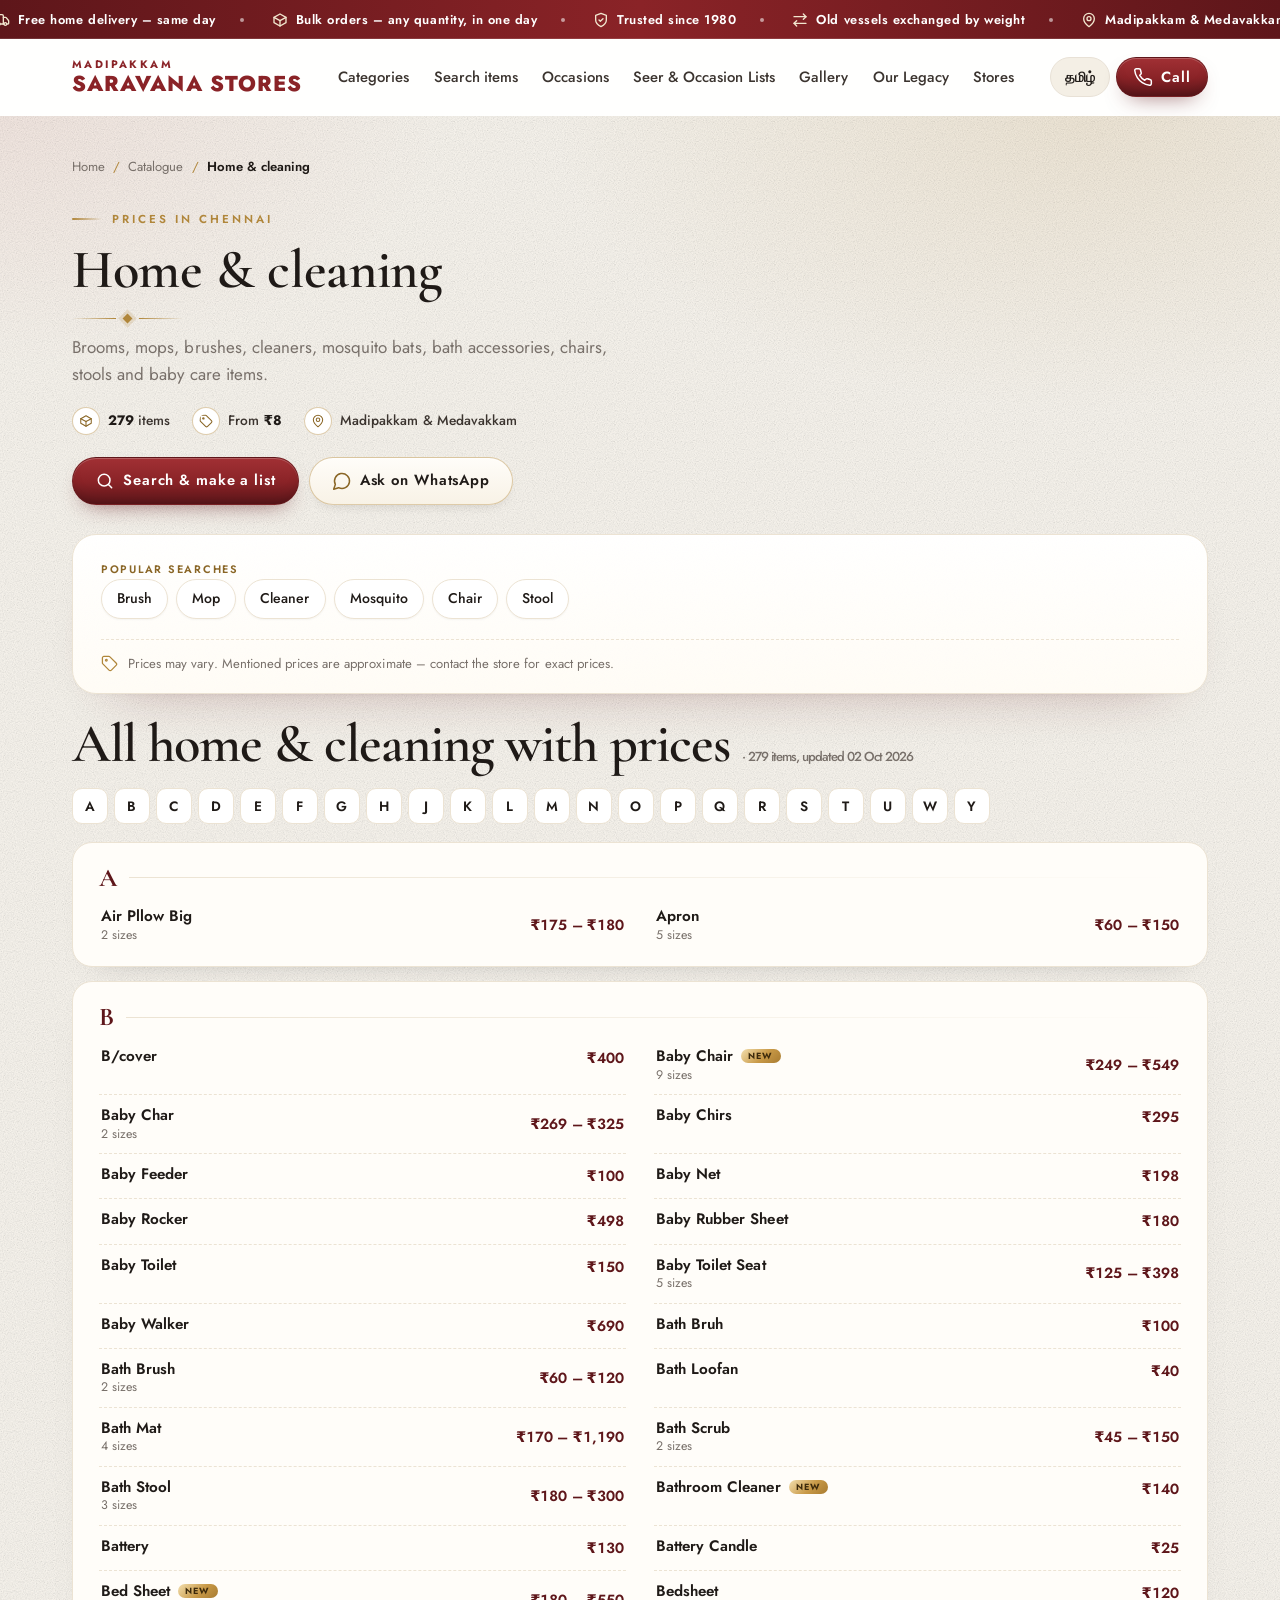
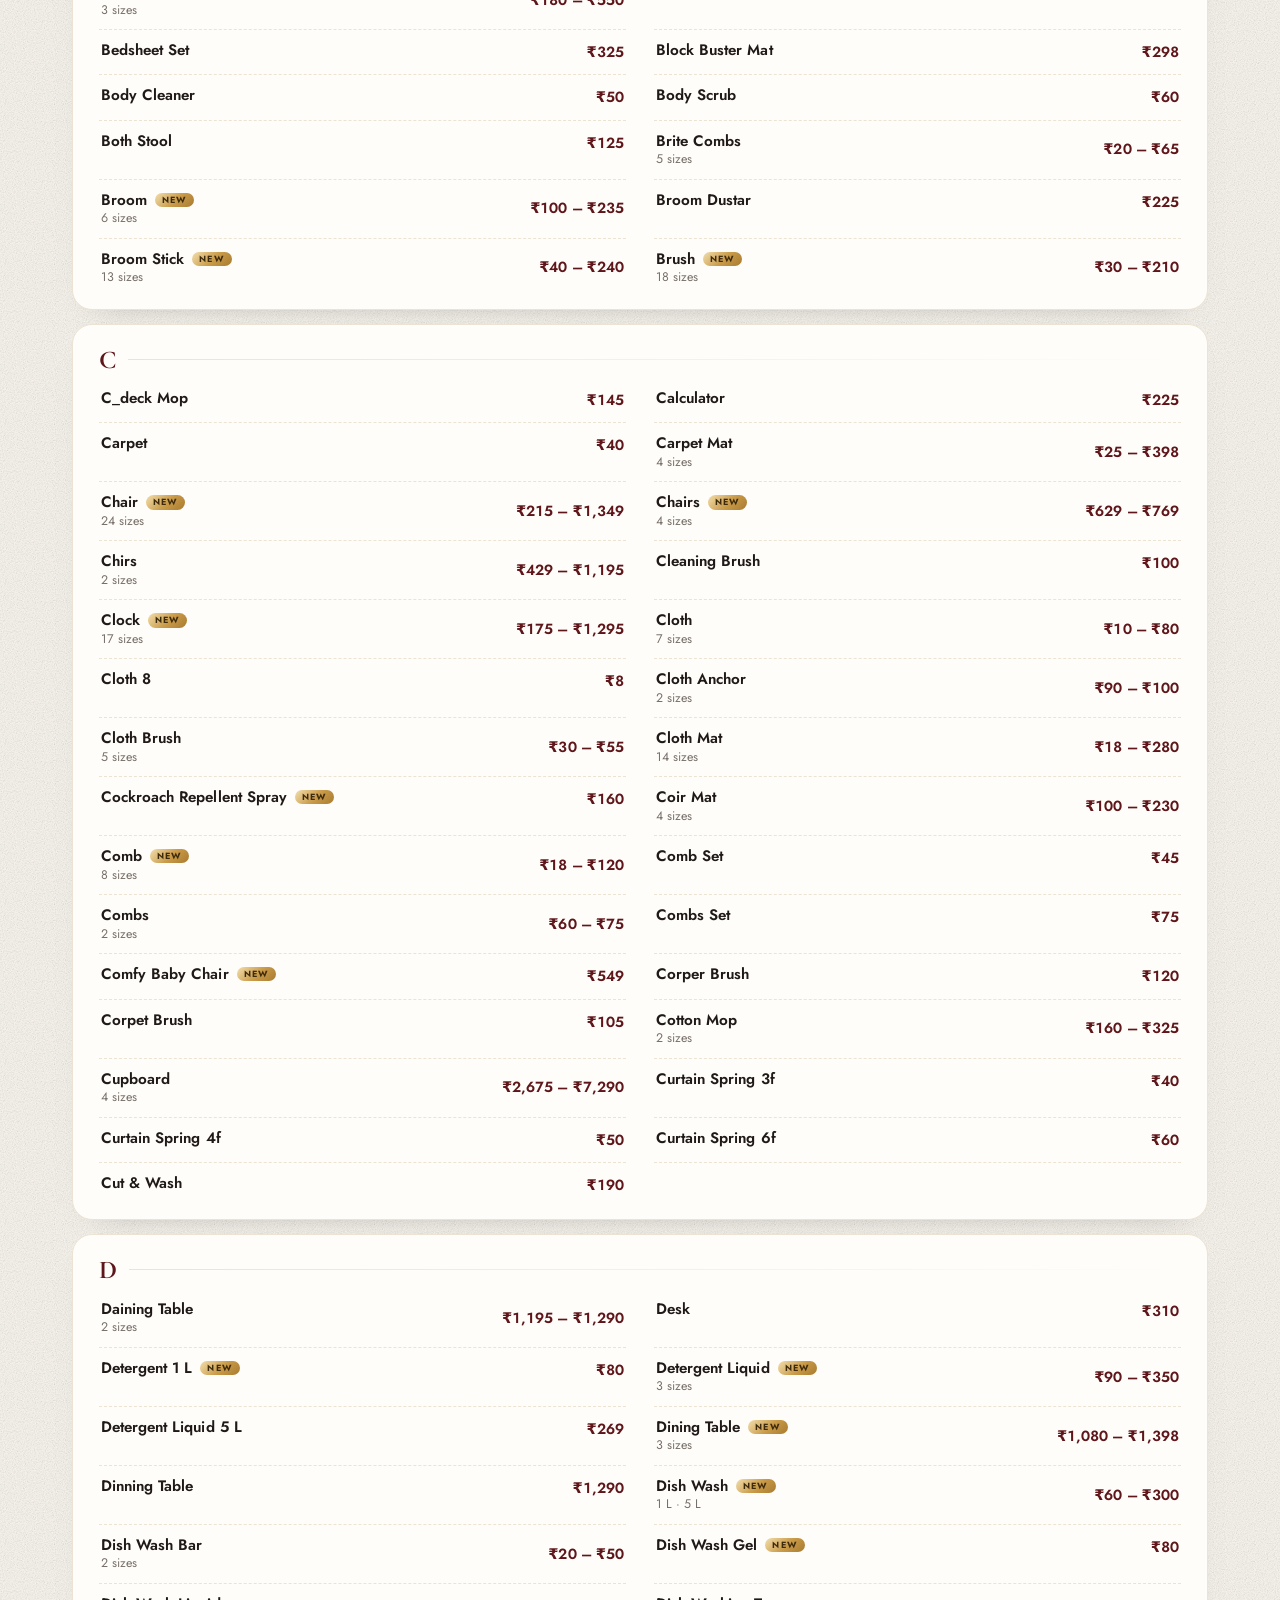
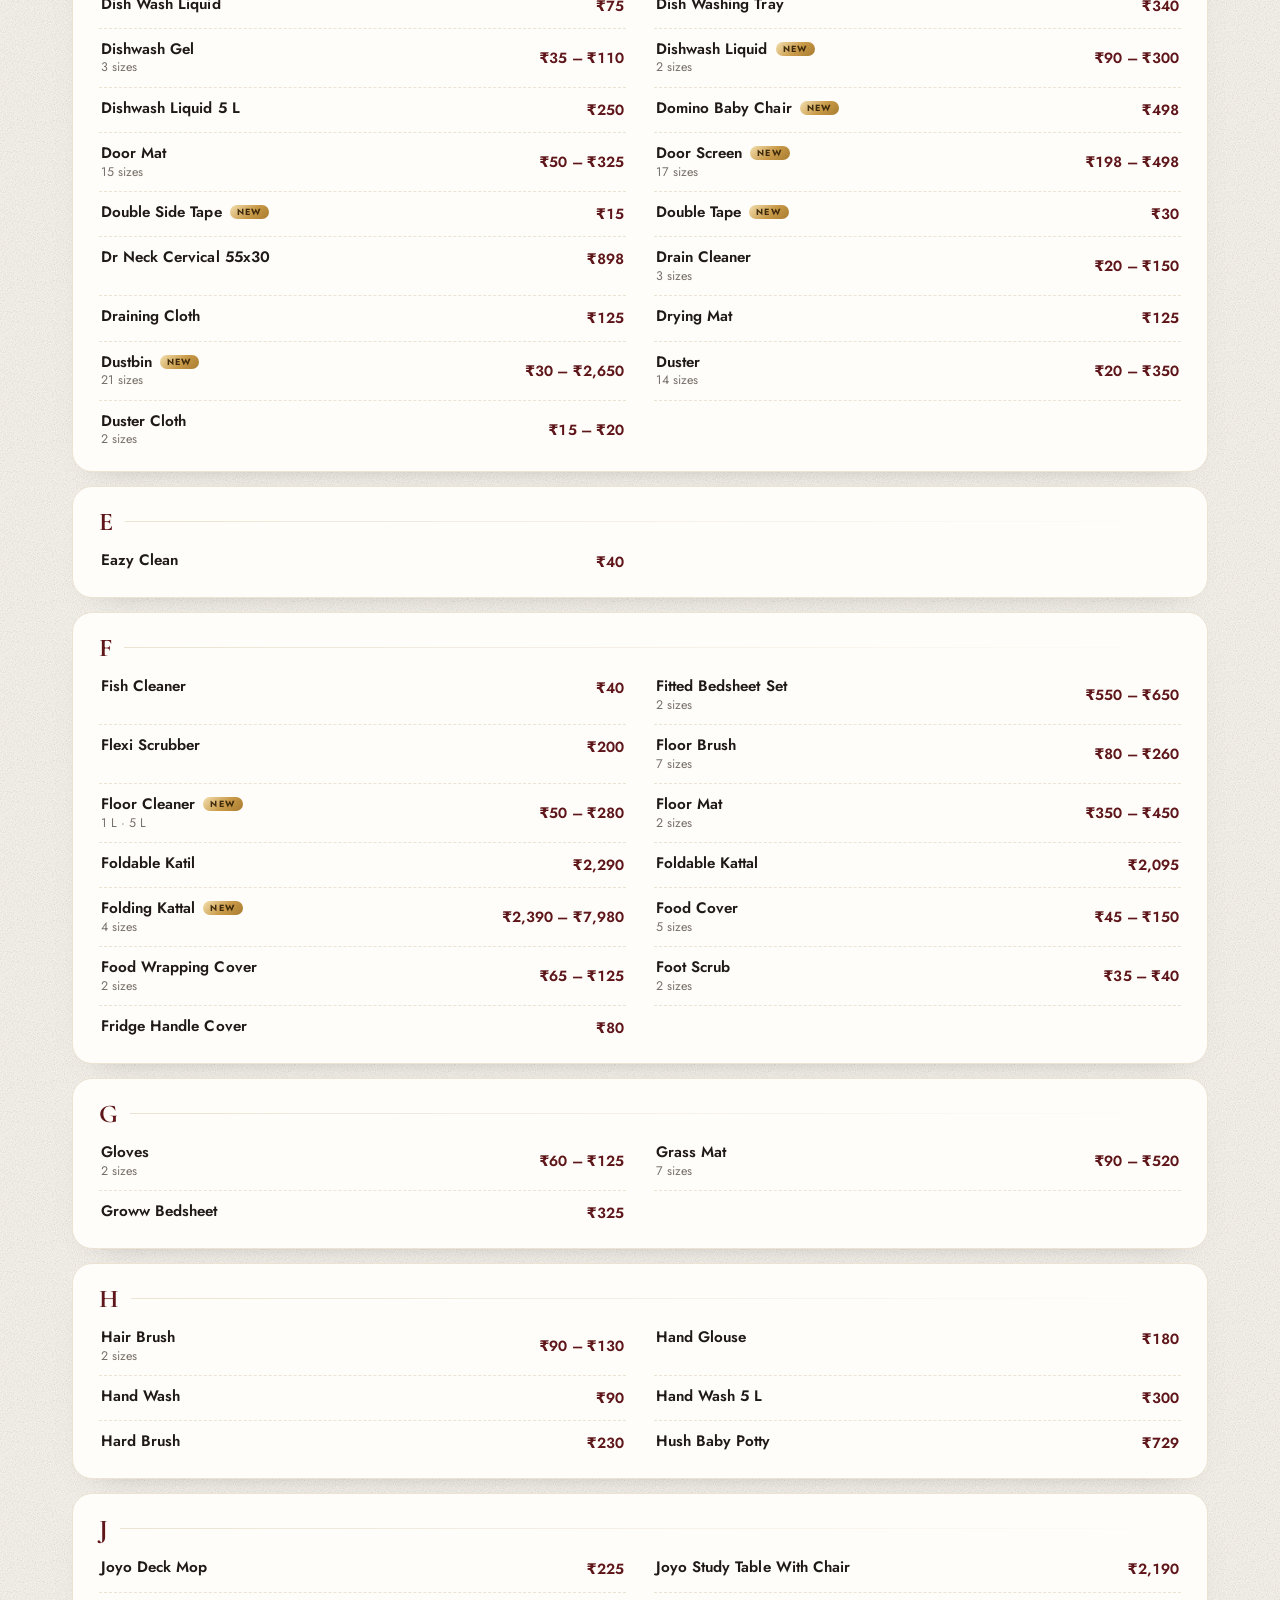
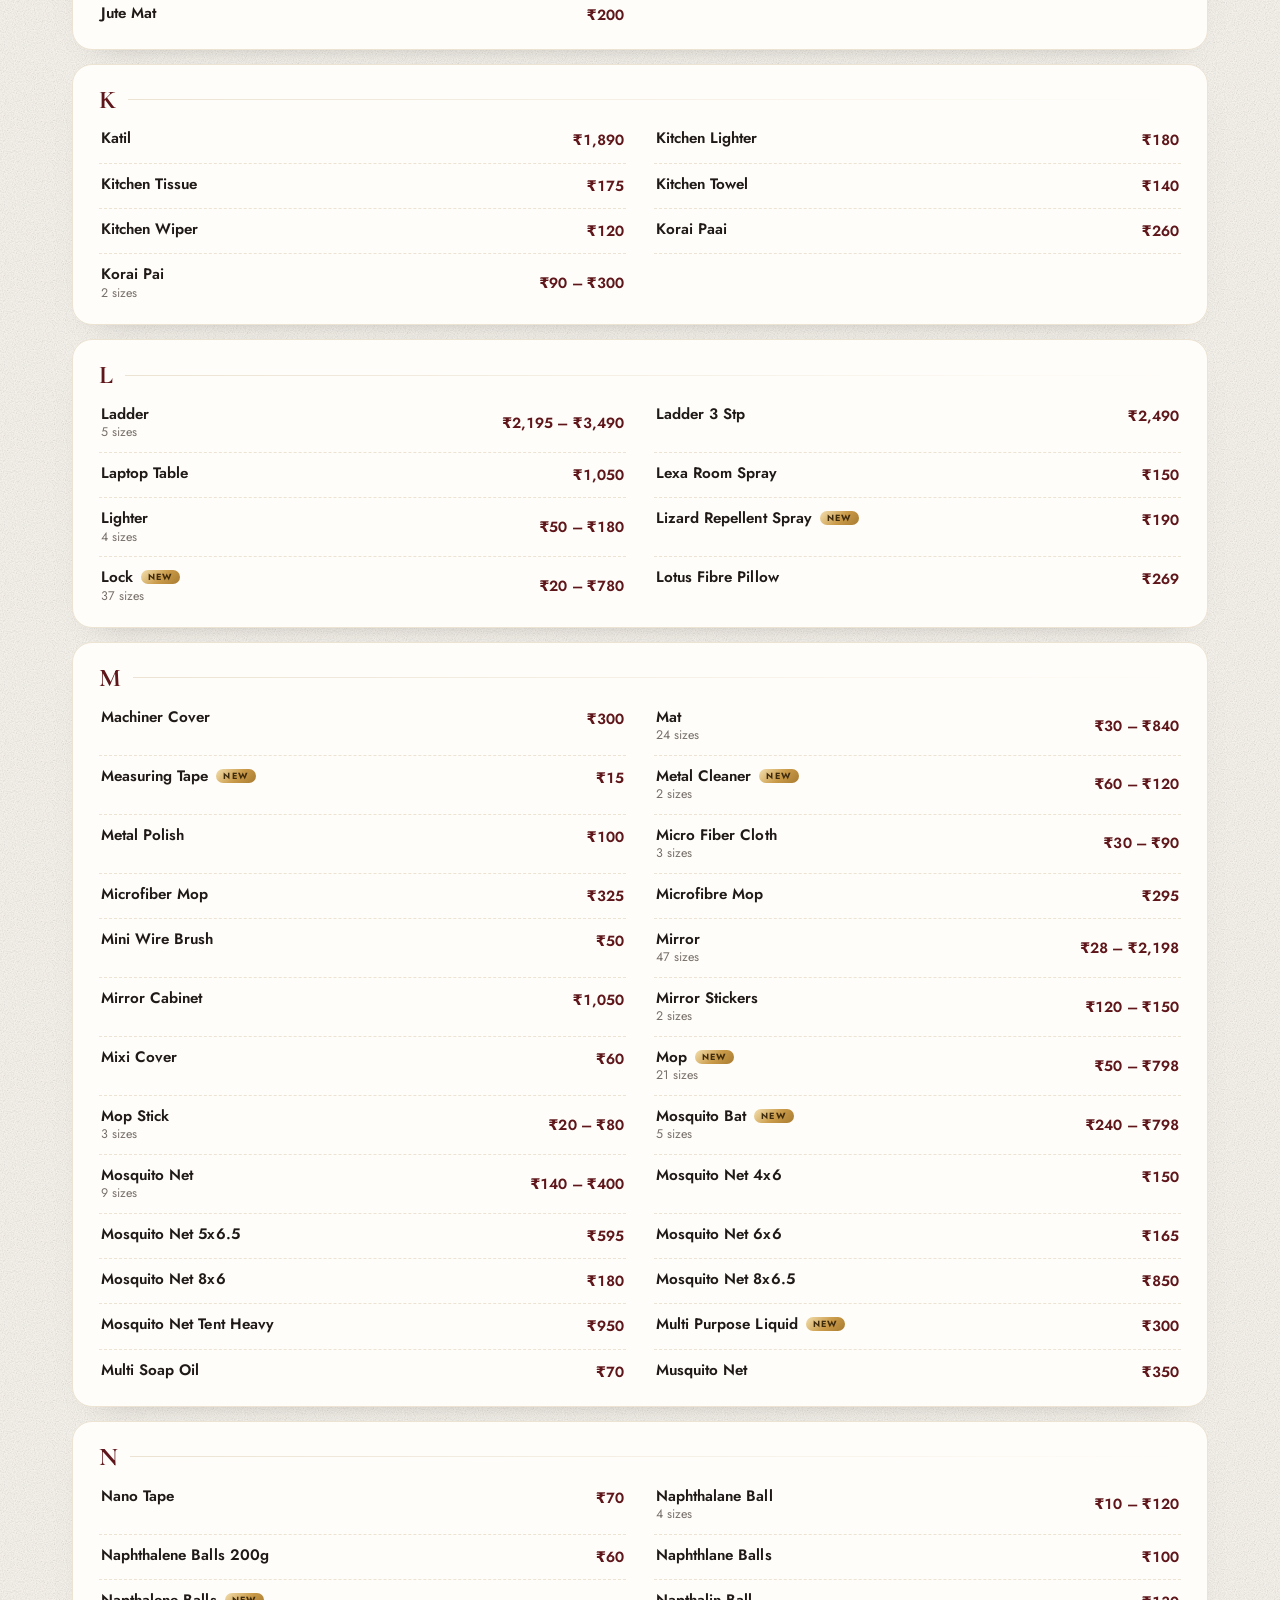
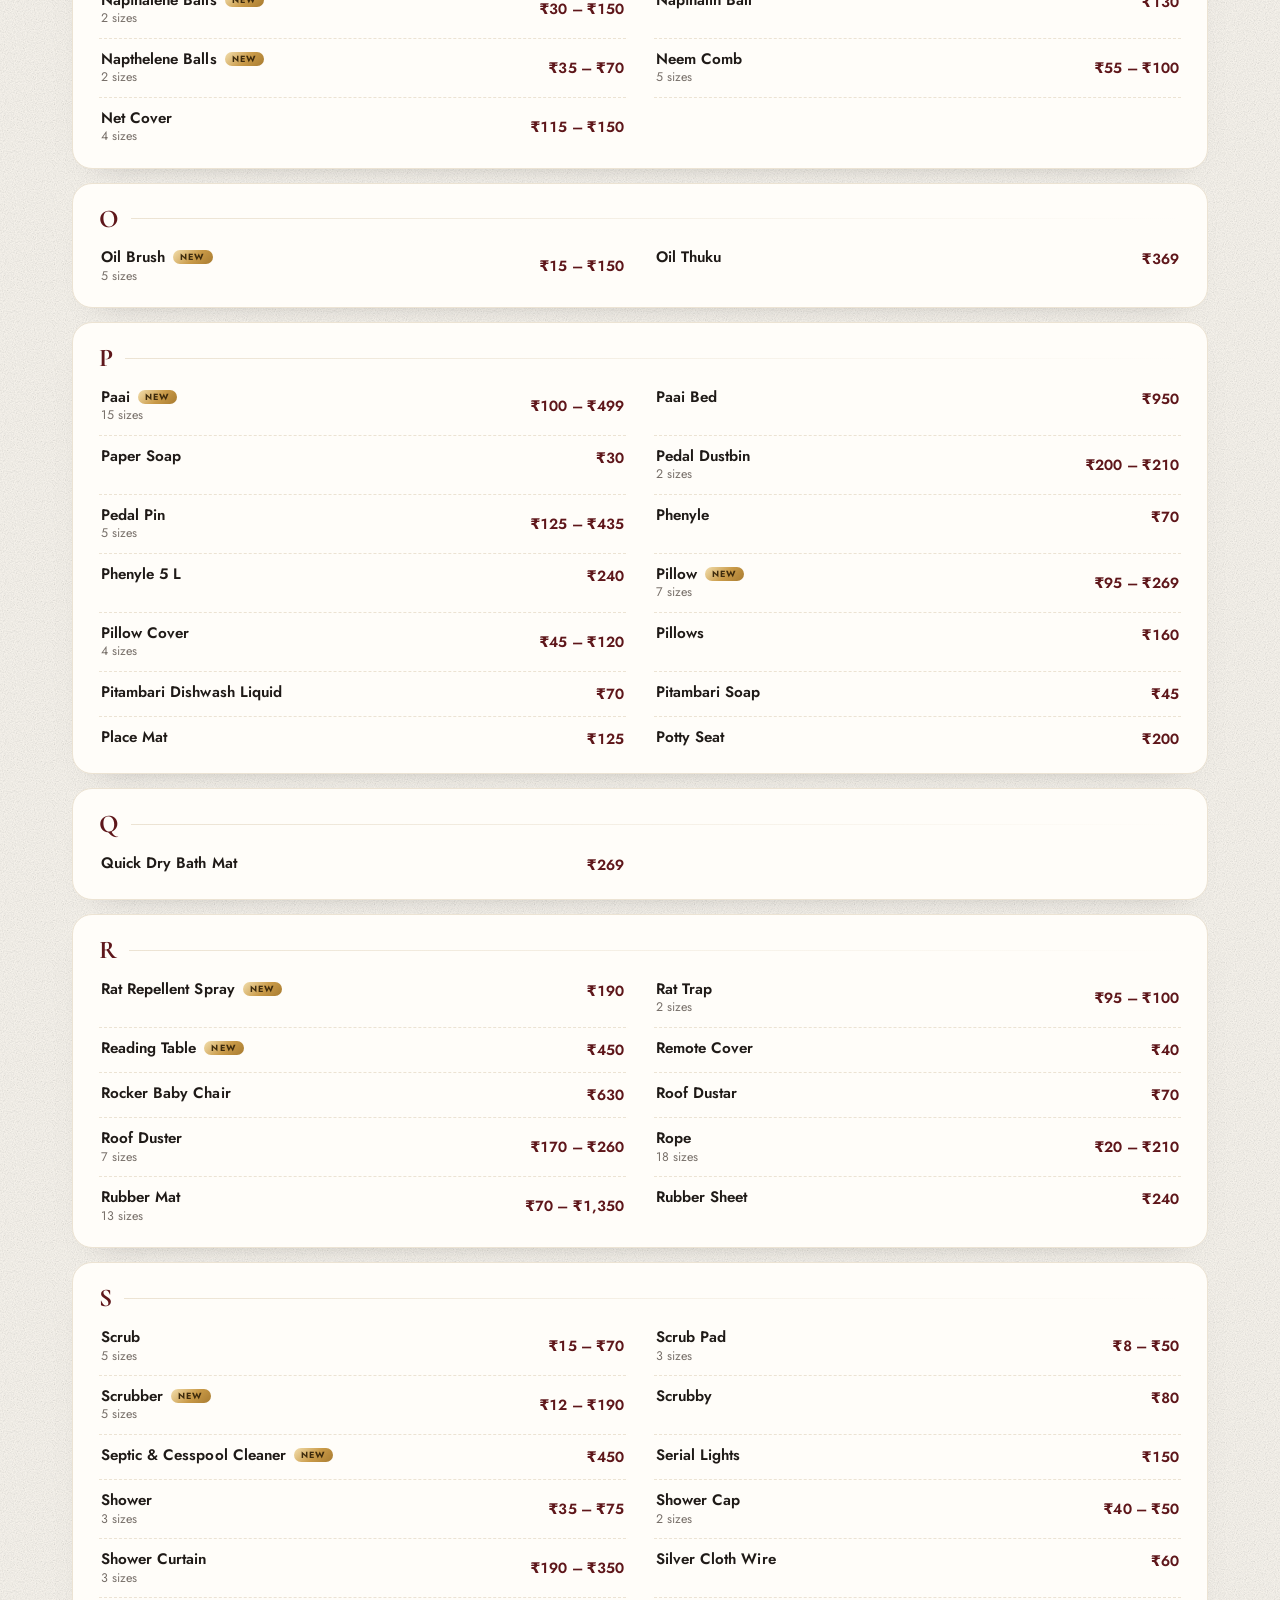
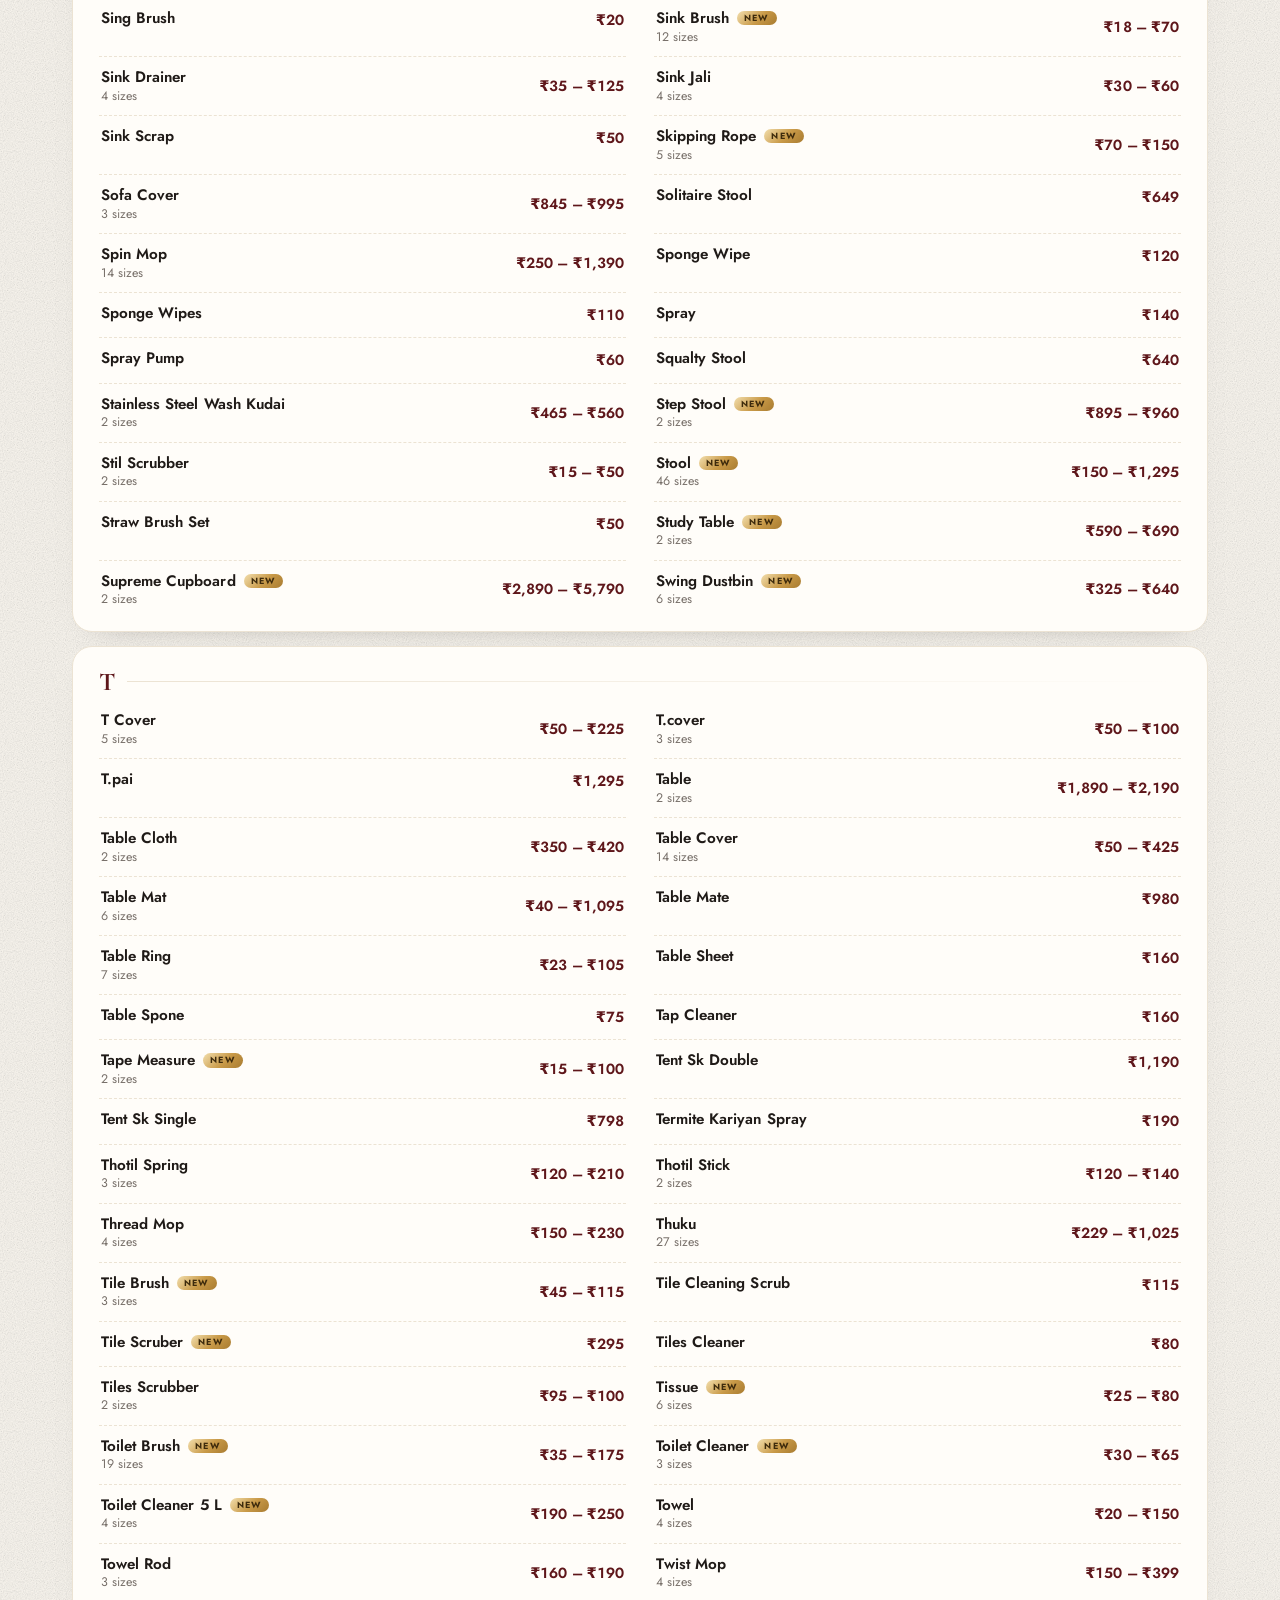
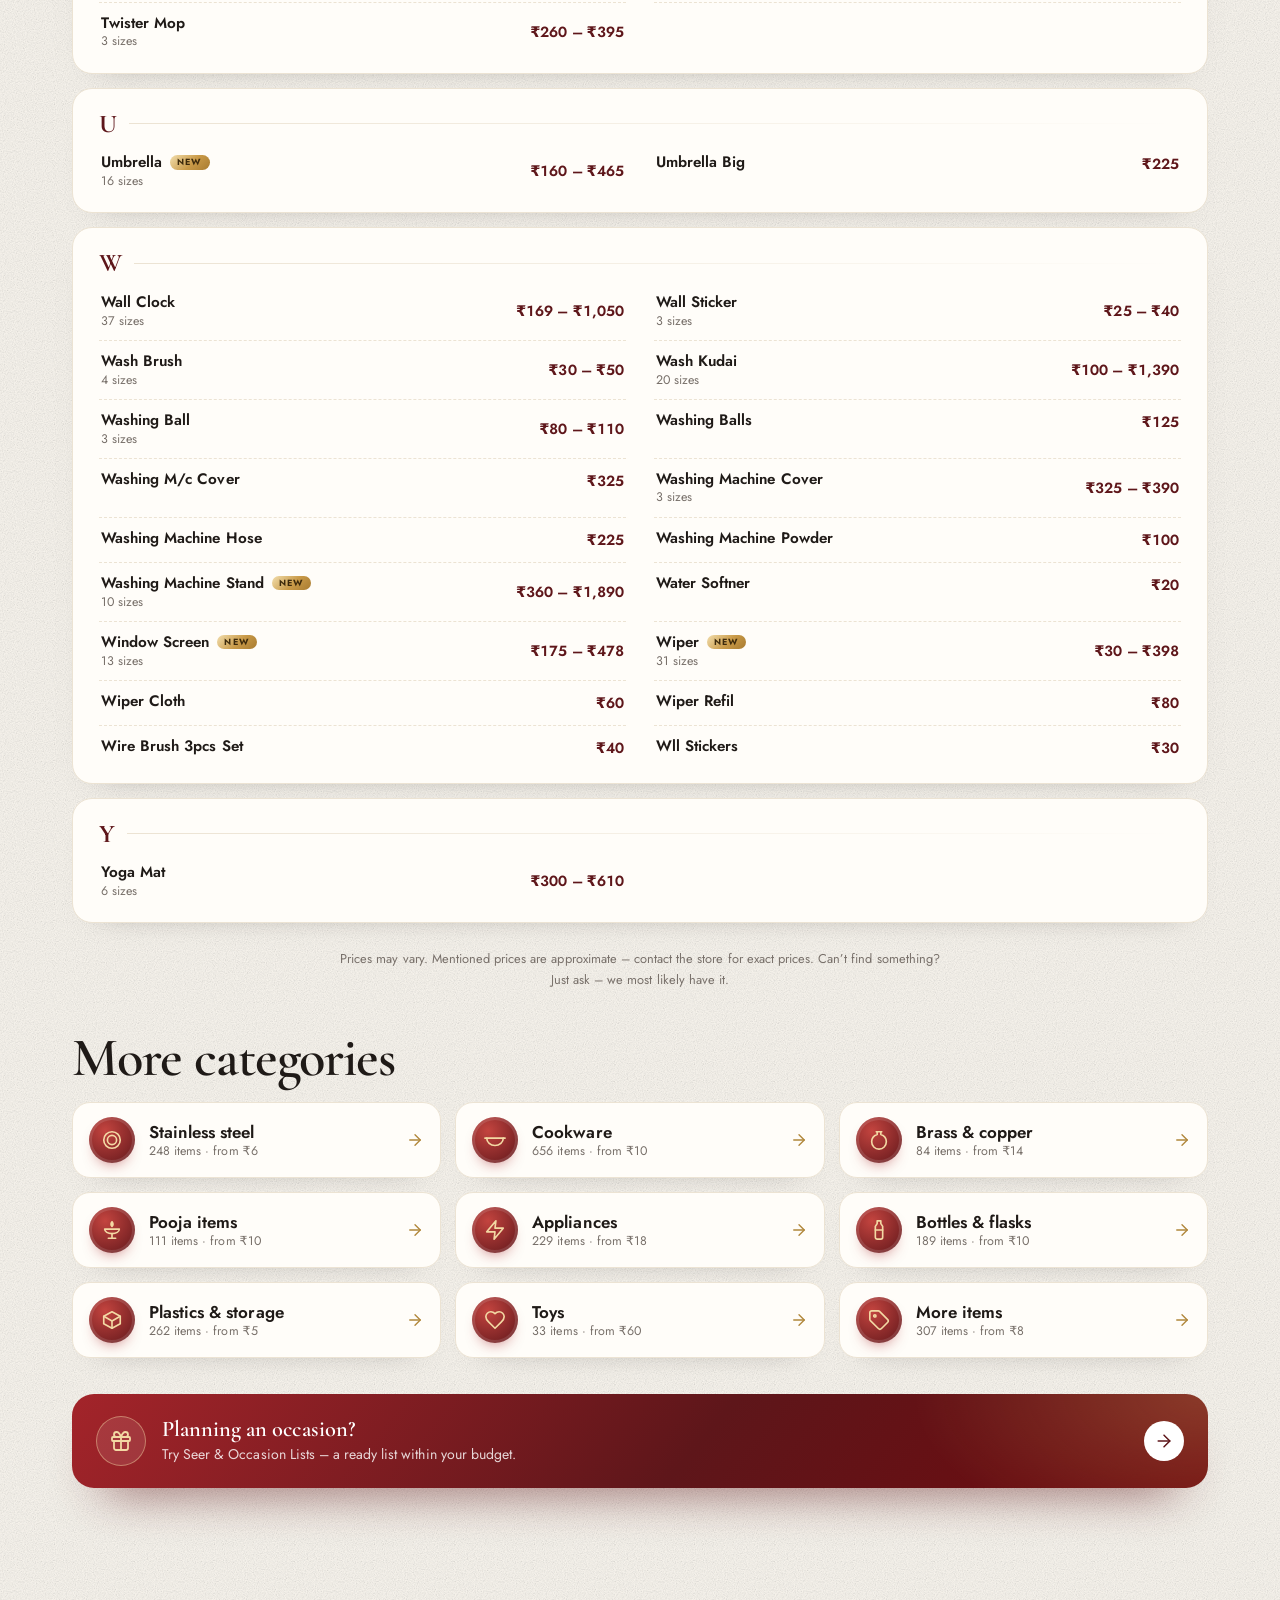
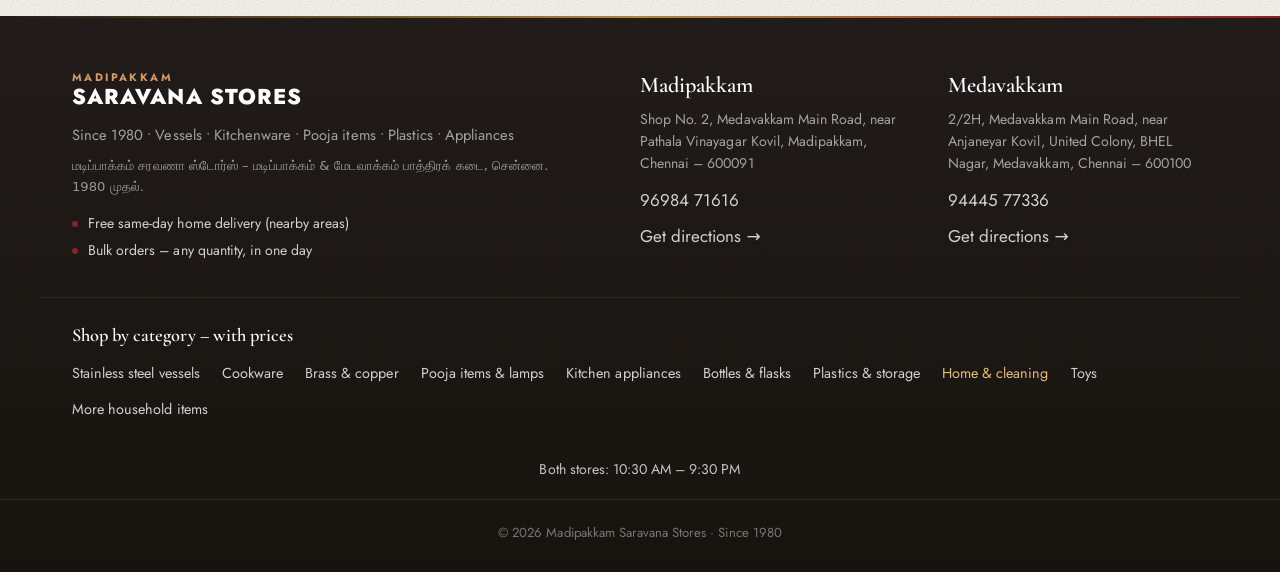
<file: home-cleaning.html>
<!doctype html>
<!-- Generated by tools/build_pages.py from index.html + js/catalogue-data.js – edit those, not this file. -->
<html lang="en">
<head>
  <meta charset="utf-8">
  <meta name="viewport" content="width=device-width, initial-scale=1, viewport-fit=cover">
  <!-- Google tag (gtag.js). The tag itself loads just after the page has finished loading, so it doesn't
       slow down the first view; anything sent before that waits in dataLayer and is delivered then. -->
<script>
  window.dataLayer = window.dataLayer || [];
  function gtag(){dataLayer.push(arguments);}
  gtag('js', new Date());

  gtag('config', 'AW-18484151582');
  (function () {
    function loadTag() {
      var s = document.createElement('script');
      s.async = true;
      s.src = 'https://www.googletagmanager.com/gtag/js?id=AW-18484151582';
      document.head.appendChild(s);
    }
    if (document.readyState === 'complete') setTimeout(loadTag, 300);
    else addEventListener('load', function () { setTimeout(loadTag, 300); });
  })();
</script>
  <title>Home &amp; Cleaning Products with Prices, Chennai | Madipakkam Saravana Stores</title>
  <meta name="description" content="279 home &amp; cleaning items with prices, from ₹8 – mops, brushes, cleaners, chairs. Madipakkam Saravana Stores, Madipakkam &amp; Medavakkam, Chennai. Since 1980.">
  <meta name="robots" content="index, follow, max-image-preview:large">
  <meta name="author" content="Madipakkam Saravana Stores">
  <meta name="theme-color" content="#8a2327">
  <meta name="format-detection" content="telephone=yes">

  <!-- Local SEO -->
  <meta name="geo.region" content="IN-TN">
  <meta name="geo.placename" content="Madipakkam, Medavakkam, Chennai">
  <meta name="geo.position" content="12.9704899;80.190356">
  <meta name="ICBM" content="12.9704899, 80.190356">

  <!-- The site's web address (tools/build_pages.py changes these for the other pages) -->
  <link rel="canonical" href="https://madipakkamsaravanastores.in/home-cleaning.html">
  <meta property="og:url" content="https://madipakkamsaravanastores.in/home-cleaning.html">

  <!-- Link previews on WhatsApp, Facebook and X -->
  <meta property="og:type" content="website">
  <meta property="og:site_name" content="Madipakkam Saravana Stores">
  <meta property="og:locale" content="en_IN">
  <meta property="og:locale:alternate" content="ta_IN">
  <meta property="og:title" content="Home &amp; Cleaning Products with Prices, Chennai | Madipakkam Saravana Stores">
  <meta property="og:description" content="279 home &amp; cleaning items with prices, from ₹8 – mops, brushes, cleaners, chairs. Madipakkam Saravana Stores, Madipakkam &amp; Medavakkam, Chennai. Since 1980.">
  <meta property="og:image" content="https://madipakkamsaravanastores.in/images/share.jpg">
  <meta property="og:image:width" content="1200">
  <meta property="og:image:height" content="630">
  <meta property="og:image:alt" content="Madipakkam Saravana Stores – store front, since 1980">
  <meta name="twitter:card" content="summary_large_image">
  <meta name="twitter:title" content="Home &amp; Cleaning Products with Prices, Chennai | Madipakkam Saravana Stores">
  <meta name="twitter:description" content="279 home &amp; cleaning items with prices, from ₹8 – mops, brushes, cleaners, chairs. Madipakkam Saravana Stores, Madipakkam &amp; Medavakkam, Chennai. Since 1980.">
  <meta name="twitter:image" content="https://madipakkamsaravanastores.in/images/share.jpg">

  <!-- Icons -->
  <link rel="icon" href="icons/favicon.svg" type="image/svg+xml">
  <link rel="icon" href="icons/favicon-32.png" sizes="32x32" type="image/png">
  <link rel="apple-touch-icon" href="icons/apple-touch-icon.png">
  <link rel="manifest" href="site.webmanifest">

  <link rel="preconnect" href="https://fonts.googleapis.com">
  <link rel="preconnect" href="https://fonts.gstatic.com" crossorigin>
  <link rel="preload" as="style" href="https://fonts.googleapis.com/css2?family=Cormorant+Garamond:ital,wght@0,500;0,600;0,700;1,500;1,600&family=Jost:wght@400;500;600;700&family=Anek+Tamil:wght@500;600;700&family=Mukta+Malar:wght@400;500;600;700&display=swap" onload="this.onload=null;this.rel='stylesheet'">
  <noscript><link rel="stylesheet" href="https://fonts.googleapis.com/css2?family=Cormorant+Garamond:ital,wght@0,500;0,600;0,700;1,500;1,600&family=Jost:wght@400;500;600;700&family=Anek+Tamil:wght@500;600;700&family=Mukta+Malar:wght@400;500;600;700&display=swap"></noscript>
  <!-- All of css/*.css in one file – built by tools/build_pages.py (edit the separate files, then run it) -->
  <link rel="stylesheet" href="css/site.min.css">
  <script>
    (function () {
      var nav = performance.getEntriesByType && performance.getEntriesByType('navigation')[0];
      // The splash intro plays once per visit: not after Back, and not when coming from another page of the site
      var back = nav && nav.type === 'back_forward';
      var seen = false;
      try { seen = sessionStorage.getItem('splashSeen') === '1'; } catch (e) {}
      var skip = back || seen;
      document.documentElement.classList.add('js', skip ? 'is-back' : 'js');
      // Start at the top on refresh (browsers otherwise jump back to where you were)
      if ('scrollRestoration' in history) history.scrollRestoration = 'manual';
      if (nav && nav.type === 'reload' && location.hash) history.replaceState(null, '', location.pathname + location.search);
    })();
  </script>
  <script type="application/ld+json">
{
 "@context": "https://schema.org",
 "@graph": [
  {
   "@type": "BreadcrumbList",
   "itemListElement": [
    {
     "@type": "ListItem",
     "position": 1,
     "name": "Home",
     "item": "https://madipakkamsaravanastores.in/"
    },
    {
     "@type": "ListItem",
     "position": 2,
     "name": "Catalogue",
     "item": "https://madipakkamsaravanastores.in/catalogue.html"
    },
    {
     "@type": "ListItem",
     "position": 3,
     "name": "Home & cleaning",
     "item": "https://madipakkamsaravanastores.in/home-cleaning.html"
    }
   ]
  },
  {
   "@type": "CollectionPage",
   "@id": "https://madipakkamsaravanastores.in/home-cleaning.html",
   "url": "https://madipakkamsaravanastores.in/home-cleaning.html",
   "name": "Home & Cleaning Products with Prices, Chennai",
   "description": "279 home & cleaning items with prices, from ₹8 – mops, brushes, cleaners, chairs. Madipakkam Saravana Stores, Madipakkam & Medavakkam, Chennai. Since 1980.",
   "inLanguage": "en-IN",
   "dateModified": "2026-10-02",
   "isPartOf": {
    "@type": "WebSite",
    "name": "Madipakkam Saravana Stores",
    "url": "https://madipakkamsaravanastores.in/"
   },
   "publisher": {
    "@id": "https://madipakkamsaravanastores.in/#organization"
   },
   "mainEntity": {
    "@type": "ItemList",
    "numberOfItems": 279,
    "itemListElement": [
     {
      "@type": "ListItem",
      "position": 1,
      "name": "Air Pllow Big"
     },
     {
      "@type": "ListItem",
      "position": 2,
      "name": "Apron"
     },
     {
      "@type": "ListItem",
      "position": 3,
      "name": "B/cover"
     },
     {
      "@type": "ListItem",
      "position": 4,
      "name": "Baby Chair"
     },
     {
      "@type": "ListItem",
      "position": 5,
      "name": "Baby Char"
     },
     {
      "@type": "ListItem",
      "position": 6,
      "name": "Baby Chirs"
     },
     {
      "@type": "ListItem",
      "position": 7,
      "name": "Baby Feeder"
     },
     {
      "@type": "ListItem",
      "position": 8,
      "name": "Baby Net"
     },
     {
      "@type": "ListItem",
      "position": 9,
      "name": "Baby Rocker"
     },
     {
      "@type": "ListItem",
      "position": 10,
      "name": "Baby Rubber Sheet"
     },
     {
      "@type": "ListItem",
      "position": 11,
      "name": "Baby Toilet"
     },
     {
      "@type": "ListItem",
      "position": 12,
      "name": "Baby Toilet Seat"
     },
     {
      "@type": "ListItem",
      "position": 13,
      "name": "Baby Walker"
     },
     {
      "@type": "ListItem",
      "position": 14,
      "name": "Bath Bruh"
     },
     {
      "@type": "ListItem",
      "position": 15,
      "name": "Bath Brush"
     },
     {
      "@type": "ListItem",
      "position": 16,
      "name": "Bath Loofan"
     },
     {
      "@type": "ListItem",
      "position": 17,
      "name": "Bath Mat"
     },
     {
      "@type": "ListItem",
      "position": 18,
      "name": "Bath Scrub"
     },
     {
      "@type": "ListItem",
      "position": 19,
      "name": "Bath Stool"
     },
     {
      "@type": "ListItem",
      "position": 20,
      "name": "Bathroom Cleaner"
     },
     {
      "@type": "ListItem",
      "position": 21,
      "name": "Battery"
     },
     {
      "@type": "ListItem",
      "position": 22,
      "name": "Battery Candle"
     },
     {
      "@type": "ListItem",
      "position": 23,
      "name": "Bed Sheet"
     },
     {
      "@type": "ListItem",
      "position": 24,
      "name": "Bedsheet"
     },
     {
      "@type": "ListItem",
      "position": 25,
      "name": "Bedsheet Set"
     },
     {
      "@type": "ListItem",
      "position": 26,
      "name": "Block Buster Mat"
     },
     {
      "@type": "ListItem",
      "position": 27,
      "name": "Body Cleaner"
     },
     {
      "@type": "ListItem",
      "position": 28,
      "name": "Body Scrub"
     },
     {
      "@type": "ListItem",
      "position": 29,
      "name": "Both Stool"
     },
     {
      "@type": "ListItem",
      "position": 30,
      "name": "Brite Combs"
     }
    ]
   }
  }
 ]
}
  </script>
</head>
<body>

<!-- Icon sprite -->
<svg width="0" height="0" style="position:absolute" aria-hidden="true">
  <defs>
    <symbol id="i-phone" viewBox="0 0 24 24"><path d="M22 16.92v3a2 2 0 0 1-2.18 2 19.8 19.8 0 0 1-8.63-3.07 19.5 19.5 0 0 1-6-6A19.8 19.8 0 0 1 2.12 4.18 2 2 0 0 1 4.11 2h3a2 2 0 0 1 2 1.72c.13.96.36 1.9.7 2.81a2 2 0 0 1-.45 2.11L8.09 9.91a16 16 0 0 0 6 6l1.27-1.27a2 2 0 0 1 2.11-.45c.91.34 1.85.57 2.81.7A2 2 0 0 1 22 16.92z"/></symbol>
    <symbol id="i-chat" viewBox="0 0 24 24"><path d="M7.9 20A9 9 0 1 0 4 16.1L2 22Z"/></symbol>
    <symbol id="i-pin" viewBox="0 0 24 24"><path d="M20 10c0 6-8 12-8 12s-8-6-8-12a8 8 0 0 1 16 0Z"/><circle cx="12" cy="10" r="3"/></symbol>
    <symbol id="i-nav" viewBox="0 0 24 24"><path d="M3 11 22 2l-9 19-2-8-8-2z"/></symbol>
    <symbol id="i-clock" viewBox="0 0 24 24"><circle cx="12" cy="12" r="10"/><path d="M12 6v6l4 2"/></symbol>
    <symbol id="i-truck" viewBox="0 0 24 24"><path d="M14 18V6a2 2 0 0 0-2-2H4a2 2 0 0 0-2 2v11a1 1 0 0 0 1 1h2"/><path d="M15 18H9"/><path d="M19 18h2a1 1 0 0 0 1-1v-3.65a1 1 0 0 0-.22-.62l-3.48-4.35A1 1 0 0 0 17.52 8H14"/><circle cx="17" cy="18" r="2"/><circle cx="7" cy="18" r="2"/></symbol>
    <symbol id="i-wrench" viewBox="0 0 24 24"><path d="M14.7 6.3a1 1 0 0 0 0 1.4l1.6 1.6a1 1 0 0 0 1.4 0l3.77-3.77a6 6 0 0 1-7.94 7.94l-6.91 6.91a2.12 2.12 0 0 1-3-3l6.91-6.91a6 6 0 0 1 7.94-7.94l-3.76 3.76z"/></symbol>
    <symbol id="i-gift" viewBox="0 0 24 24"><rect x="3" y="8" width="18" height="4" rx="1"/><path d="M12 8v13"/><path d="M19 12v7a2 2 0 0 1-2 2H7a2 2 0 0 1-2-2v-7"/><path d="M7.5 8a2.5 2.5 0 0 1 0-5C9.5 3 11 5 12 8c1-3 2.5-5 4.5-5a2.5 2.5 0 0 1 0 5"/></symbol>
    <symbol id="i-tag" viewBox="0 0 24 24"><path d="M12.59 2.59A2 2 0 0 0 11.17 2H4a2 2 0 0 0-2 2v7.17a2 2 0 0 0 .59 1.42l8.7 8.7a2.43 2.43 0 0 0 3.42 0l6.58-6.58a2.43 2.43 0 0 0 0-3.42z"/><circle cx="7.5" cy="7.5" r="1.2"/></symbol>
    <symbol id="i-eye" viewBox="0 0 24 24"><path d="M2.06 12.35a1 1 0 0 1 0-.7 10.75 10.75 0 0 1 19.88 0 1 1 0 0 1 0 .7 10.75 10.75 0 0 1-19.88 0"/><circle cx="12" cy="12" r="3"/></symbol>
    <symbol id="i-heart" viewBox="0 0 24 24"><path d="M19 14c1.49-1.46 3-3.21 3-5.5A5.5 5.5 0 0 0 16.5 3c-1.76 0-3 .5-4.5 2-1.5-1.5-2.74-2-4.5-2A5.5 5.5 0 0 0 2 8.5c0 2.3 1.5 4.05 3 5.5l7 7Z"/></symbol>
    <symbol id="i-arrow" viewBox="0 0 24 24"><path d="M5 12h14"/><path d="m12 5 7 7-7 7"/></symbol>
    <symbol id="i-check" viewBox="0 0 24 24"><path d="M20 6 9 17l-5-5"/></symbol>
    <symbol id="i-star" viewBox="0 0 24 24"><path d="M12 2.5l2.9 6.1 6.6.8-4.9 4.6 1.3 6.6L12 17.3l-5.9 3.3 1.3-6.6L2.5 9.4l6.6-.8z"/></symbol>
    <symbol id="i-menu" viewBox="0 0 24 24"><path d="M4 7h16M4 12h16M4 17h16"/></symbol>
    <symbol id="i-x" viewBox="0 0 24 24"><path d="M18 6 6 18M6 6l12 12"/></symbol>
    <symbol id="i-left" viewBox="0 0 24 24"><path d="m15 18-6-6 6-6"/></symbol>
    <symbol id="i-right" viewBox="0 0 24 24"><path d="m9 18 6-6-6-6"/></symbol>
    <symbol id="i-box" viewBox="0 0 24 24"><path d="M21 8 12 3 3 8v8l9 5 9-5Z"/><path d="m3 8 9 5 9-5"/><path d="M12 13v8"/></symbol>
    <symbol id="i-shield" viewBox="0 0 24 24"><path d="M12 22s8-4 8-10V5l-8-3-8 3v7c0 6 8 10 8 10Z"/><path d="m9 12 2 2 4-4"/></symbol>
    <symbol id="i-bolt" viewBox="0 0 24 24"><path d="M13 2 3 14h9l-1 8 10-12h-9l1-8z"/></symbol>
    <symbol id="i-search" viewBox="0 0 24 24"><circle cx="11" cy="11" r="7"/><path d="m20 20-3.5-3.5"/></symbol>
    <symbol id="i-plus" viewBox="0 0 24 24"><path d="M12 5v14M5 12h14"/></symbol>
    <symbol id="i-minus" viewBox="0 0 24 24"><path d="M5 12h14"/></symbol>
    <symbol id="i-list" viewBox="0 0 24 24"><path d="M9 6h11M9 12h11M9 18h11"/><path d="M4 6h.01M4 12h.01M4 18h.01"/></symbol>
    <symbol id="i-swap" viewBox="0 0 24 24"><path d="m17 3 4 4-4 4"/><path d="M3 7h18"/><path d="m7 21-4-4 4-4"/><path d="M21 17H3"/></symbol>
    <symbol id="i-trash" viewBox="0 0 24 24"><path d="M3 6h18"/><path d="M8 6V4h8v2"/><path d="m19 6-1 14H6L5 6"/></symbol>
    <symbol id="i-pot" viewBox="0 0 24 24"><path d="M9 3h6"/><path d="M10 3v3c-3 1-6 4-6 8a8 8 0 0 0 16 0c0-4-3-7-6-8V3"/></symbol>
    <symbol id="i-lamp" viewBox="0 0 24 24"><path d="M12 3c1.5 2 1.5 3.5 0 5-1.5-1.5-1.5-3 0-5z"/><path d="M4 11h16c0 3-3.5 5-8 5s-8-2-8-5z"/><path d="M12 16v4M8 21h8"/></symbol>
    <symbol id="i-pan" viewBox="0 0 24 24"><path d="M3 10h18c0 4.5-4 8-9 8s-9-3.5-9-8z"/><path d="M1 10h2M21 10h2"/></symbol>
    <symbol id="i-plate" viewBox="0 0 24 24"><circle cx="12" cy="12" r="9"/><circle cx="12" cy="12" r="5"/></symbol>
    <symbol id="i-bottle" viewBox="0 0 24 24"><path d="M10 2h4v3l2 3v12a2 2 0 0 1-2 2h-4a2 2 0 0 1-2-2V8l2-3z"/><path d="M8 12h8"/></symbol>
    <symbol id="i-home" viewBox="0 0 24 24"><path d="m3 11 9-8 9 8"/><path d="M5 10v10h14V10"/></symbol>
    <symbol id="p-agal" viewBox="0 0 24 24"><path d="M12 3.5c1.4 1.6 1.4 3 0 4.3-1.4-1.3-1.4-2.7 0-4.3z" style="fill:var(--if,none)"/><path d="M3.5 11.5h17c-.6 3.2-4 5.5-8.5 5.5s-7.9-2.3-8.5-5.5z" style="fill:var(--if,none)"/><path d="M12 7.8v3.7"/><path d="M9 17v2.5h6V17"/><path d="M7 21h10"/></symbol>
    <symbol id="p-kudam" viewBox="0 0 24 24"><path d="M9 2.8h6"/><path d="M10 2.8v2.6"/><path d="M14 2.8v2.6"/><path d="M10 5.4C6.4 6.5 4.5 9.6 4.5 13a7.5 7.5 0 0 0 15 0c0-3.4-1.9-6.5-5.5-7.6z" style="fill:var(--if,none)"/><path d="M5.3 11.3h13.4" opacity=".55"/></symbol>
    <symbol id="p-plate" viewBox="0 0 24 24"><circle cx="12" cy="12" r="9" style="fill:var(--if,none)"/><circle cx="12" cy="12" r="5.5"/><path d="M8.5 7.6a5.5 5.5 0 0 1 3.5-1.1" opacity=".6"/></symbol>
    <symbol id="p-bottle" viewBox="0 0 24 24"><path d="M9.5 2.5h5v2.8l2 3V20a2 2 0 0 1-2 2h-5a2 2 0 0 1-2-2V8.3l2-3z" style="fill:var(--if,none)"/><path d="M9.5 5.3h5"/><path d="M7.5 12h9M7.5 16h9" opacity=".55"/></symbol>
    <symbol id="p-kadai" viewBox="0 0 24 24"><path d="M3.5 10h17c0 4.6-3.8 8-8.5 8s-8.5-3.4-8.5-8z" style="fill:var(--if,none)"/><path d="M2.5 10h19"/><path d="M1 8.6 3 10M23 8.6 21 10"/><path d="M6 13.2h12" opacity=".55"/></symbol>
    <symbol id="p-agarbathi" viewBox="0 0 24 24"><path d="M4.5 21h15"/><path d="M7.5 21c0-2.3 2-3.8 4.5-3.8s4.5 1.5 4.5 3.8z" style="fill:var(--if,none)"/><path d="M12 17.2V8.2M10.3 17.4 7.4 9M13.7 17.4 16.6 9"/><path d="M12 8.2c.7-.8.7-1.6 0-2.4-.7.8-.7 1.6 0 2.4z" style="fill:var(--if,none)"/><path d="M7.4 9c.4-.9.2-1.7-.6-2.3-.4.9-.2 1.7.6 2.3z" style="fill:var(--if,none)"/><path d="M16.6 9c-.4-.9-.2-1.7.6-2.3.4.9.2 1.7-.6 2.3z" style="fill:var(--if,none)"/><path d="M12 5c-.9-.9.9-1.8 0-2.9M6.4 6.1c-.9-.8.4-1.8-.4-2.8M17.6 6.1c.9-.8-.4-1.8.4-2.8" opacity=".55"/></symbol>
    <symbol id="p-perfume" viewBox="0 0 24 24"><rect x="7" y="10" width="11" height="11" rx="2.6" style="fill:var(--if,none)"/><path d="M10.3 10V7.6h4.4V10"/><rect x="9.6" y="5.2" width="5.8" height="2.4" rx=".8" style="fill:var(--if,none)"/><path d="M9.6 6.4H7.4"/><path d="M5 4.6h.01M4 6.4h.01M5 8.2h.01M2.6 5.4h.01M2.6 7.4h.01" stroke-width="2.2"/><path d="M15.4 6.4h2.2c1.4 0 2.1-.9 2.4-2"/><circle cx="20.4" cy="3" r="1.3" style="fill:var(--if,none)"/><path d="M9.5 14.5h6" opacity=".55"/><path d="M9.5 17.2h3.5" opacity=".4"/></symbol>
    <symbol id="p-chimta" viewBox="0 0 24 24"><circle cx="12" cy="3.6" r="1.6"/><path d="M11 5 6.2 19.6a1 1 0 0 0 .7 1.3l.6.1a1 1 0 0 0 1.1-.6L12.4 6" style="fill:var(--if,none)"/><path d="M13 5l4.8 14.6a1 1 0 0 1-.7 1.3l-.6.1a1 1 0 0 1-1.1-.6L11.6 6" style="fill:var(--if,none)"/><path d="M8.8 12.5l2.1.6M15.2 12.5l-2.1.6" opacity=".55"/></symbol>
    <symbol id="p-board" viewBox="0 0 24 24"><rect x="2.5" y="7.5" width="15" height="13" rx="3" style="fill:var(--if,none)"/><circle cx="5.6" cy="10.6" r="1"/><path d="M5 17.5h7" opacity=".5"/><path d="M9.2 16.2 7 18.4"/><path d="M9.2 16.2 20.3 5.1c.5 3.3-1.4 6.5-6.3 8.9z" style="fill:var(--if,none)"/></symbol>
    <symbol id="p-clock" viewBox="0 0 24 24"><circle cx="12" cy="12" r="9" style="fill:var(--if,none)"/><circle cx="12" cy="12" r="7" opacity=".45"/><path d="M12 3.8v1.6M12 18.6v1.6M3.8 12h1.6M18.6 12h1.6"/><path d="M12 7.4V12l3.2 2"/><circle cx="12" cy="12" r=".8"/></symbol>
    <symbol id="p-clothstand" viewBox="0 0 24 24"><path d="M2.5 6.5h19"/><path d="M4 6.5 5.3 20M20 6.5 18.7 20"/><path d="M5.3 20l3.3-4.2 3.4 4.2 3.4-4.2 3.3 4.2"/><path d="M5.6 6.5h4.2v6.8L7.7 12.2l-2.1 1.1z" style="fill:var(--if,none)"/><path d="M13 6.5l-1.8 1.9 1.3 1.1V14h5.6V9.5l1.3-1.1-1.8-1.9h-1.3a1.5 1.5 0 0 1-3 0z" style="fill:var(--if,none)"/></symbol>
    <symbol id="p-milkboiler" viewBox="0 0 24 24"><path d="M5 9h12v8.5A3.5 3.5 0 0 1 13.5 21h-5A3.5 3.5 0 0 1 5 17.5z" style="fill:var(--if,none)"/><path d="M4 9h14"/><path d="M5 10.5 2.6 9.2"/><path d="M8 9c0-1.6 1.3-2.6 3-2.6s3 1 3 2.6"/><path d="M11 6.4V4.6"/><path d="M9.6 4.6h2.8"/><path d="M17 12h2.5"/><path d="M7 14.5h8" opacity=".5"/></symbol>
    <symbol id="p-strainer" viewBox="0 0 24 24"><circle cx="9" cy="11" r="6.2" style="fill:var(--if,none)"/><path d="M15.2 11H22"/><path d="M5.6 8.2l6.8 5.6M5.6 13.8l6.8-5.6M3.8 11h10.4M9 5.8v10.4" opacity=".45"/></symbol>
    <symbol id="p-coffeefilter" viewBox="0 0 24 24"><rect x="7" y="3.5" width="10" height="6" rx="1" style="fill:var(--if,none)"/><path d="M6 9.5h12"/><path d="M7 9.5v9A2.5 2.5 0 0 0 9.5 21h5a2.5 2.5 0 0 0 2.5-2.5v-9" style="fill:var(--if,none)"/><circle cx="12" cy="2.3" r=".9"/><path d="M9 6.5h6M8.5 14.5h7" opacity=".5"/></symbol>
    <symbol id="p-press" viewBox="0 0 24 24"><rect x="7.5" y="6" width="9" height="12" rx="1" style="fill:var(--if,none)"/><path d="M6.5 6h11M6.5 18h11"/><path d="M12 6V2.5"/><path d="M8.5 2.5h7"/><path d="M10 18l-.6 3.2M12 18v3.5M14 18l.6 3.2" opacity=".65"/><path d="M7.5 12h9" opacity=".45"/></symbol>
    <symbol id="p-mould" viewBox="0 0 24 24"><path d="M3 10h18l-2 9H5z" style="fill:var(--if,none)"/><path d="M3 10c1.5-2 3-2 4.5 0s3 2 4.5 0 3-2 4.5 0 3 2 4.5 0"/><path d="M7 10.8l1 8.2M12 11v8M17 10.8 16 19" opacity=".5"/></symbol>
    <symbol id="p-rolling" viewBox="0 0 24 24"><circle cx="11.5" cy="14.5" r="6.8" style="fill:var(--if,none)"/><path d="M5 9.5 18.5 6" stroke-width="2.6"/><path d="M2.4 10.2l2.2-.6M18.9 5.9l2.2-.6"/></symbol>
    <symbol id="p-manai" viewBox="0 0 24 24"><rect x="3" y="9" width="18" height="4" rx="1.3" style="fill:var(--if,none)"/><path d="M5 13v4.5M19 13v4.5M8.5 13v2.5M15.5 13v2.5"/><path d="M6 11h12" opacity=".5"/></symbol>
    <symbol id="p-arivalmanai" viewBox="0 0 24 24"><rect x="3" y="17.5" width="16" height="3.2" rx="1" style="fill:var(--if,none)"/><path d="M8.5 17.5V9.5c0-3.4 2.6-6 6.2-6.4-1.2 3-2.2 5.4-2.2 8.6v5.8" style="fill:var(--if,none)"/><path d="M10.5 12h2" opacity=".5"/></symbol>
    <symbol id="p-muram" viewBox="0 0 24 24"><path d="M3.5 8.5h17l-1.6 9.4a2 2 0 0 1-2 1.6H7.1a2 2 0 0 1-2-1.6z" style="fill:var(--if,none)"/><path d="M3.5 8.5c3 2.2 14 2.2 17 0"/><path d="M8 12.5l.8 5M12 12.8v4.8M16 12.5l-.8 5" opacity=".45"/></symbol>
    <symbol id="p-churner" viewBox="0 0 24 24"><path d="M12 2.5v13"/><path d="M8.5 6.5h7"/><circle cx="12" cy="16" r="1.7" style="fill:var(--if,none)"/><path d="M12 17.7v3.8M10.4 16.6l-3.6 3.2M13.6 16.6l3.6 3.2M10.3 15.6 6.3 14.6M13.7 15.6l4-1"/></symbol>
    <symbol id="p-ural" viewBox="0 0 24 24"><path d="M5 11h14l-1.5 6.5A3 3 0 0 1 14.6 20H9.4a3 3 0 0 1-2.9-2.5z" style="fill:var(--if,none)"/><path d="M4 11h16"/><path d="M14 11 18.4 3.6"/><circle cx="18.8" cy="3" r="1.3" style="fill:var(--if,none)"/><path d="M8 20.8h8"/></symbol>
    <symbol id="p-lighter" viewBox="0 0 24 24"><path d="M2.5 8.5h11l2-1.5h4v5h-4l-2-1.5h-11z" style="fill:var(--if,none)"/><path d="M7.5 10.5v7a1.5 1.5 0 0 0 1.5 1.5h1a1.5 1.5 0 0 0 1.5-1.5v-7"/><path d="M21 8l1.5-1M21 11.5l1.5 1" opacity=".6"/></symbol>
    <symbol id="p-cylinder" viewBox="0 0 24 24"><path d="M7 7.5h10v11a2.5 2.5 0 0 1-2.5 2.5h-5A2.5 2.5 0 0 1 7 18.5z" style="fill:var(--if,none)"/><path d="M7 7.5c0-2 2.2-3 5-3s5 1 5 3"/><path d="M10.5 4.5V2.8h3v1.7"/><path d="M7 12.5h10" opacity=".5"/></symbol>
    <symbol id="p-fan" viewBox="0 0 24 24"><circle cx="12" cy="9" r="6.5" style="fill:var(--if,none)"/><circle cx="12" cy="9" r="1.2"/><path d="M12 7.8c-.5-2.2.3-3.6 1.8-4M13.1 9.7c2 1 2.6 2.6 1.8 4M10.9 9.4c-2.1-.5-3.3.3-3.9 1.8" opacity=".75"/><path d="M12 15.5V20"/><path d="M8 21h8"/></symbol>
    <symbol id="p-heater" viewBox="0 0 24 24"><rect x="6.5" y="3" width="11" height="16" rx="3" style="fill:var(--if,none)"/><path d="M9.5 19v2M14.5 19v2"/><circle cx="12" cy="7.8" r="1.8"/><path d="M12 11.8c-1.3 1.5-1.3 2.9 0 3.9 1.3-1 1.3-2.4 0-3.9z"/></symbol>
    <symbol id="p-scale" viewBox="0 0 24 24"><rect x="3" y="12" width="18" height="8" rx="2" style="fill:var(--if,none)"/><path d="M5 12l1.5-6h11L19 12"/><rect x="9" y="15" width="6" height="2.5" rx=".6"/><path d="M8 8.8h8" opacity=".5"/></symbol>
    <symbol id="p-oven" viewBox="0 0 24 24"><rect x="2.5" y="5" width="19" height="14" rx="2" style="fill:var(--if,none)"/><rect x="5" y="7.5" width="10" height="9" rx="1"/><path d="M18 8.5h.01M18 11.5h.01M18 14.5h.01" stroke-width="2.4"/><path d="M5 21h2M17 21h2"/></symbol>
    <symbol id="p-toaster" viewBox="0 0 24 24"><path d="M3.5 11a4 4 0 0 1 4-4h9a4 4 0 0 1 4 4v8h-17z" style="fill:var(--if,none)"/><path d="M8.5 7V4h3v3M12.5 7V3.5h3V7"/><path d="M20.5 12H22"/><path d="M6 15h11" opacity=".5"/></symbol>
    <symbol id="p-iron" viewBox="0 0 24 24"><path d="M3 17h17.5c0-5-2.5-8-7-8H9a6 6 0 0 0-6 6z" style="fill:var(--if,none)"/><path d="M9 9c0-2 1.5-3.5 3.5-3.5H17"/><path d="M7 13.5h.01M10 13.5h.01M13 13.5h.01" stroke-width="2"/><path d="M3 20h17.5" opacity=".5"/></symbol>
    <symbol id="p-hairdryer" viewBox="0 0 24 24"><path d="M3 9a5 5 0 0 1 5-5h9l3 1.5v7L17 14H8a5 5 0 0 1-5-5z" style="fill:var(--if,none)"/><circle cx="8" cy="9" r="2"/><path d="m10 14-1 6.5a1 1 0 0 0 1 1.2h1.5a1 1 0 0 0 1-.9L13 14"/><path d="M21.5 7.5h1M21.5 10.5h1" opacity=".6"/></symbol>
    <symbol id="p-plug" viewBox="0 0 24 24"><path d="M8.5 2.5v4.5M15.5 2.5v4.5"/><path d="M6 7h12v4a6 6 0 0 1-12 0z" style="fill:var(--if,none)"/><path d="M12 17v4.5"/></symbol>
    <symbol id="p-mat" viewBox="0 0 24 24"><path d="M3 8h13v11H3z" style="fill:var(--if,none)"/><circle cx="18.5" cy="10.5" r="2.5"/><path d="M16 8h2.5M16 13h2.5"/><path d="M5 11h9M5 14h9M5 17h9" opacity=".45"/></symbol>
    <symbol id="p-bed" viewBox="0 0 24 24"><path d="M3 19V8"/><path d="M3 13.5h18v5.5"/><path d="M3 17h18" opacity=".5"/><rect x="5" y="10" width="5" height="3.5" rx="1.5" style="fill:var(--if,none)"/><path d="M11 13.5v-2a1.5 1.5 0 0 1 1.5-1.5H19a2 2 0 0 1 2 2v1.5" style="fill:var(--if,none)"/></symbol>
    <symbol id="p-pillow" viewBox="0 0 24 24"><path d="M4 8c2-2 14-2 16 0 1 3 1 6 0 9-2 2-14 2-16 0-1-3-1-6 0-9z" style="fill:var(--if,none)"/><path d="M7.5 11c3-1 6-1 9 0" opacity=".5"/></symbol>
    <symbol id="p-cradle" viewBox="0 0 24 24"><path d="M12 2.5v4"/><path d="M12 6.5 5 11M12 6.5l7 4.5"/><path d="M4 11h16c-.5 4-3.8 7-8 7s-7.5-3-8-7z" style="fill:var(--if,none)"/><path d="M7.5 14h9" opacity=".5"/></symbol>
    <symbol id="p-net" viewBox="0 0 24 24"><path d="M12 3 4 19h16z" style="fill:var(--if,none)"/><path d="M12 3v16M8.4 10.5 7 19M15.6 10.5 17 19" opacity=".5"/><path d="M3 21h18"/><circle cx="12" cy="2.4" r=".8"/></symbol>
    <symbol id="p-spray" viewBox="0 0 24 24"><path d="M8 10h7l1 2v8a1.5 1.5 0 0 1-1.5 1.5h-6A1.5 1.5 0 0 1 7 20v-8z" style="fill:var(--if,none)"/><path d="M9 10V7.5h5V10"/><path d="M8.5 7.5H15l2.5 1"/><path d="M14 7.5V5H9.5"/><path d="M20 5.5h.01M21.5 7.5h.01M20 9.5h.01" stroke-width="2.2"/><path d="M7.5 15h8" opacity=".5"/></symbol>
    <symbol id="p-cleaner" viewBox="0 0 24 24"><path d="M6.5 9 8.5 6.5h4l1.5 1.5h3.5A1.5 1.5 0 0 1 19 9.5V20a1.5 1.5 0 0 1-1.5 1.5H8A1.5 1.5 0 0 1 6.5 20z" style="fill:var(--if,none)"/><path d="M9 6.5V4h3.5v2.5"/><path d="M14.5 10h2.5v3.5h-2.5"/><path d="M6.5 15.5H19" opacity=".5"/></symbol>
    <symbol id="p-soap" viewBox="0 0 24 24"><rect x="3.5" y="11" width="14" height="8" rx="3" style="fill:var(--if,none)"/><path d="M6.5 14.5h8" opacity=".5"/><circle cx="17.5" cy="6.5" r="2.2"/><circle cx="13" cy="5.5" r="1.3"/><circle cx="20.3" cy="10.2" r="1"/></symbol>
    <symbol id="p-mirror" viewBox="0 0 24 24"><ellipse cx="12" cy="9.5" rx="6" ry="7.5" style="fill:var(--if,none)"/><path d="M9.5 6.5c.8-1.5 2-2.3 3.5-2.4" opacity=".6"/><path d="M12 17v3M8 21h8"/></symbol>
    <symbol id="p-comb" viewBox="0 0 24 24"><path d="M3 8.5h18v4.5H3z" style="fill:var(--if,none)"/><path d="M5 13v6.5M7.5 13v6.5M10 13v6.5M12.5 13v6.5M15 13v6.5M17.5 13v6.5M20 13v6.5"/></symbol>
    <symbol id="p-towel" viewBox="0 0 24 24"><path d="M4 8h14a2 2 0 0 1 2 2v1H6a2 2 0 0 0-2 2z" style="fill:var(--if,none)"/><path d="M4 13a2 2 0 0 1 2-2h14v8H6a2 2 0 0 1-2-2z" style="fill:var(--if,none)"/><path d="M8 15h9" opacity=".5"/></symbol>
    <symbol id="p-ladder" viewBox="0 0 24 24"><path d="M7 3 5 21M17 3l2 18"/><path d="M6.6 7h10.8M6.1 11.5h11.8M5.6 16h12.8"/></symbol>
    <symbol id="p-lock" viewBox="0 0 24 24"><rect x="5" y="10" width="14" height="11" rx="2" style="fill:var(--if,none)"/><path d="M8 10V7a4 4 0 0 1 8 0v3"/><circle cx="12" cy="15" r="1.4"/><path d="M12 16.4V18"/></symbol>
    <symbol id="p-hanger" viewBox="0 0 24 24"><path d="M12 8.5v-1a2 2 0 1 0-2-2"/><path d="M12 8.5 2.8 15.2A1.5 1.5 0 0 0 3.7 18h16.6a1.5 1.5 0 0 0 .9-2.8z" style="fill:var(--if,none)"/></symbol>
    <symbol id="p-clip" viewBox="0 0 24 24"><path d="M8.5 3h3l-.8 18H8.5z" style="fill:var(--if,none)"/><path d="M12.5 3h3L13.5 21h-2.2z" style="fill:var(--if,none)"/><circle cx="11.2" cy="12" r="1.3"/></symbol>
    <symbol id="p-rack" viewBox="0 0 24 24"><path d="M5 3v18M19 3v18"/><path d="M5 7.5h14M5 13h14M5 18.5h14"/><rect x="7" y="4.5" width="3" height="3" rx=".5" style="fill:var(--if,none)"/><rect x="12" y="9.5" width="4.5" height="3.5" rx=".5" style="fill:var(--if,none)"/><rect x="7.5" y="15" width="5" height="3.5" rx=".5" style="fill:var(--if,none)"/></symbol>
    <symbol id="p-bag" viewBox="0 0 24 24"><path d="M5 8h14l-1 13H6z" style="fill:var(--if,none)"/><path d="M9 8V6a3 3 0 0 1 6 0v2"/><path d="M8 12.5h8" opacity=".5"/></symbol>
    <symbol id="p-dustbin" viewBox="0 0 24 24"><path d="M6 8h12l-1.2 12a1.5 1.5 0 0 1-1.5 1.3H8.7a1.5 1.5 0 0 1-1.5-1.3z" style="fill:var(--if,none)"/><path d="M5 8h14"/><path d="M6 8c0-2.5 2.7-4 6-4s6 1.5 6 4"/><path d="M10 11.5V18M14 11.5V18" opacity=".5"/><path d="M3.5 21.5h3"/></symbol>
    <symbol id="p-oilcan" viewBox="0 0 24 24"><path d="M6 9h10v10.5a1.5 1.5 0 0 1-1.5 1.5h-7A1.5 1.5 0 0 1 6 19.5z" style="fill:var(--if,none)"/><path d="M8.5 9V6.5a2.5 2.5 0 0 1 5 0V9"/><path d="M16 11.5 21 7.5"/><path d="M6 14.5h10" opacity=".5"/></symbol>
    <symbol id="p-funnel" viewBox="0 0 24 24"><path d="M3.5 5h17l-6.5 8v6.5l-4 2V13z" style="fill:var(--if,none)"/><path d="M3 5h18"/></symbol>
    <symbol id="p-car" viewBox="0 0 24 24"><path d="M3 15v-3l2.5-4.5h9L18 12h2.5a1 1 0 0 1 1 1v2z" style="fill:var(--if,none)"/><circle cx="7.5" cy="16" r="2"/><circle cx="16.5" cy="16" r="2"/><path d="M6.5 11.5h10M11 7.5v4" opacity=".5"/></symbol>
    <symbol id="p-ball" viewBox="0 0 24 24"><circle cx="12" cy="12" r="8.5" style="fill:var(--if,none)"/><path d="M4 9.5c4.5 1.5 11.5 1.5 16 0M4 14.5c4.5-1.5 11.5-1.5 16 0" opacity=".6"/></symbol>
    <symbol id="p-racket" viewBox="0 0 24 24"><ellipse cx="9.5" cy="9" rx="5.5" ry="6" style="fill:var(--if,none)"/><path d="M13.5 13.5 20.5 20.5"/><path d="M5.2 7h8.6M4.5 10h10M8 3.4v11.2M11 3.4v11.2" opacity=".45"/></symbol>
    <symbol id="p-game" viewBox="0 0 24 24"><rect x="3.5" y="3.5" width="17" height="17" rx="3.5" style="fill:var(--if,none)"/><circle cx="8" cy="8" r="1.2"/><circle cx="16" cy="8" r="1.2"/><circle cx="12" cy="12" r="1.2"/><circle cx="8" cy="16" r="1.2"/><circle cx="16" cy="16" r="1.2"/></symbol>
    <symbol id="p-toy" viewBox="0 0 24 24"><circle cx="7" cy="6" r="2.2"/><circle cx="17" cy="6" r="2.2"/><circle cx="12" cy="10" r="5" style="fill:var(--if,none)"/><path d="M7.5 21a4.5 4.5 0 0 1 9 0z" style="fill:var(--if,none)"/><circle cx="10.3" cy="9.4" r=".6"/><circle cx="13.7" cy="9.4" r=".6"/><path d="M11 12h2"/></symbol>
    <symbol id="p-baby" viewBox="0 0 24 24"><path d="M10 2.5h4l.5 3h-5z" style="fill:var(--if,none)"/><path d="M8.5 5.5h7"/><path d="M9 5.5h6l1 3V20a1.5 1.5 0 0 1-1.5 1.5h-5A1.5 1.5 0 0 1 8 20V8.5z" style="fill:var(--if,none)"/><path d="M8 12h3M8 15h3M8 18h3" opacity=".6"/></symbol>
    <symbol id="p-photo" viewBox="0 0 24 24"><path d="M5 21V10a7 7 0 0 1 14 0v11z" style="fill:var(--if,none)"/><path d="M7.5 21v-9.5a4.5 4.5 0 0 1 9 0V21"/><circle cx="12" cy="11.5" r="1.6"/><path d="M3.5 21h17"/></symbol>
    <symbol id="p-trishul" viewBox="0 0 24 24"><path d="M12 22V6"/><path d="M7 4.5c0 3.6 2 5.6 5 5.6s5-2 5-5.6"/><path d="M12 2 10.6 5h2.8z" style="fill:var(--if,none)"/><path d="M7 4.5 6 3M17 4.5 18 3"/><path d="M10 14.5h4"/></symbol>
    <symbol id="p-idol" viewBox="0 0 24 24"><circle cx="12" cy="6.6" r="2.5" style="fill:var(--if,none)"/><path d="M10 3.6 12 1.8l2 1.8"/><path d="M8 20c0-5 1.5-9.5 4-9.5s4 4.5 4 9.5z" style="fill:var(--if,none)"/><path d="M8.6 13.6 6 12M15.4 13.6 18 12"/><path d="M5 21.5h14"/></symbol>
    <symbol id="p-chimil" viewBox="0 0 24 24"><path d="M5 11h14v5a7 7 0 0 1-14 0z" style="fill:var(--if,none)"/><path d="M4.5 11h15"/><path d="M6 11c0-3 2.7-5 6-5s6 2 6 5"/><circle cx="12" cy="4.6" r="1.3" style="fill:var(--if,none)"/><path d="M6 14.5h12" opacity=".5"/></symbol>
    <symbol id="p-homa" viewBox="0 0 24 24"><path d="M3 20.5h18L19 15H5z" style="fill:var(--if,none)"/><path d="M5 15l1.5-4h11L19 15"/><path d="M12 3c2.5 2.5 3 5 0 8-3-3-2.5-5.5 0-8z" style="fill:var(--if,none)"/><path d="M9 8c-1 1.3-1 2.5 0 3M15 8c1 1.3 1 2.5 0 3" opacity=".6"/></symbol>
    <symbol id="p-panchapathram" viewBox="0 0 24 24"><path d="M5 9h11l-1 9.5a2 2 0 0 1-2 1.5H8a2 2 0 0 1-2-1.5z" style="fill:var(--if,none)"/><path d="M4.5 9h12"/><path d="M14 9 19.5 3"/><circle cx="20" cy="2.6" r="1"/><path d="M6.4 13h8.2" opacity=".5"/><path d="M7.5 21.5h6"/></symbol>
    <symbol id="p-undiyal" viewBox="0 0 24 24"><path d="M7 7c-2.5 1.5-3.5 4-3.5 6.5C3.5 18 7 21 12 21s8.5-3 8.5-7.5c0-2.5-1-5-3.5-6.5z" style="fill:var(--if,none)"/><path d="M8 4.5h8V7H8z"/><path d="M10 12h4" stroke-width="2.2"/><path d="M5.5 15.5h13" opacity=".5"/></symbol>
    <symbol id="p-kolam" viewBox="0 0 24 24"><path d="M12 4c3 3 3 5 0 8-3-3-3-5 0-8zM12 12c3 3 3 5 0 8-3-3-3-5 0-8zM4 12c3-3 5-3 8 0-3 3-5 3-8 0zM12 12c3-3 5-3 8 0-3 3-5 3-8 0z" style="fill:var(--if,none)"/><circle cx="6.5" cy="6.5" r=".9"/><circle cx="17.5" cy="6.5" r=".9"/><circle cx="6.5" cy="17.5" r=".9"/><circle cx="17.5" cy="17.5" r=".9"/></symbol>
    <symbol id="p-tape" viewBox="0 0 24 24"><circle cx="10" cy="12" r="7" style="fill:var(--if,none)"/><circle cx="10" cy="12" r="3"/><path d="M17 12h4.5v3.5"/></symbol>
    <symbol id="p-shower" viewBox="0 0 24 24"><path d="M4 21V9a5 5 0 0 1 5-5h3"/><path d="M10.5 7h7l1.5 3h-10z" style="fill:var(--if,none)"/><path d="M11.6 13l-.5 1.5M14 13v1.5M16.4 13l.5 1.5M12.6 17l-.5 1.5M15.4 17l.5 1.5" stroke-width="2"/></symbol>
    <symbol id="p-curtain" viewBox="0 0 24 24"><path d="M3 3.5h18"/><path d="M4 3.5h6c0 6-2 11-5 17H4z" style="fill:var(--if,none)"/><path d="M20 3.5h-6c0 6 2 11 5 17h1z" style="fill:var(--if,none)"/></symbol>
    <symbol id="p-plunger" viewBox="0 0 24 24"><path d="M12 2.5v11"/><path d="M6 19.5c0-4 2.7-6 6-6s6 2 6 6z" style="fill:var(--if,none)"/><path d="M4.5 19.5h15"/></symbol>
    <symbol id="p-shaker" viewBox="0 0 24 24"><path d="M5 9h5l.6 11.5H4.4z" style="fill:var(--if,none)"/><path d="M5.5 9c0-2 .5-3.5 2-3.5s2 1.5 2 3.5"/><path d="M14 9h5l.6 11.5h-6.2z" style="fill:var(--if,none)"/><path d="M14.5 9c0-2 .5-3.5 2-3.5s2 1.5 2 3.5"/><path d="M7.5 3.5h.01M16.5 3.5h.01" stroke-width="2"/></symbol>
    <symbol id="p-squeezer" viewBox="0 0 24 24"><path d="M3 13h18c-.8 4-4.3 6.5-9 6.5S3.8 17 3 13z" style="fill:var(--if,none)"/><path d="M8 13c0-3.5 1.8-7.5 4-9 2.2 1.5 4 5.5 4 9"/><path d="M10 13l2-7M14 13l-2-7" opacity=".5"/><path d="M21 13l1.5-1"/></symbol>
    <symbol id="p-glove" viewBox="0 0 24 24"><path d="M7 21V11a5 5 0 0 1 10 0v2.5l2.3-1.5a1.5 1.5 0 0 1 1.7 2.4L17 18v3z" style="fill:var(--if,none)"/><path d="M7 17.5h10" opacity=".5"/></symbol>
    <symbol id="p-grill" viewBox="0 0 24 24"><path d="M3 21 21 3"/><path d="M8.5 11.2 11.3 14 8.5 16.8 5.7 14z" style="fill:var(--if,none)"/><path d="M12.5 7.2 15.3 10l-2.8 2.8L9.7 10z" style="fill:var(--if,none)"/><path d="M16.5 3.2 19.3 6l-2.8 2.8L13.7 6z" style="fill:var(--if,none)"/></symbol>
    <symbol id="p-paniyaram" viewBox="0 0 24 24"><circle cx="9.5" cy="12" r="7" style="fill:var(--if,none)"/><path d="M16.5 12H22"/><circle cx="9.5" cy="12" r="1.3"/><circle cx="9.5" cy="8.2" r="1.2"/><circle cx="9.5" cy="15.8" r="1.2"/><circle cx="6.2" cy="10.1" r="1.2"/><circle cx="12.8" cy="10.1" r="1.2"/><circle cx="6.2" cy="13.9" r="1.2"/><circle cx="12.8" cy="13.9" r="1.2"/></symbol>
    <symbol id="p-plant" viewBox="0 0 24 24"><path d="M7 14h10l-1.3 7H8.3z" style="fill:var(--if,none)"/><path d="M6 14h12"/><path d="M12 14V7"/><path d="M12 10c-3 0-5-1.8-5.5-5 3 0 5 1.8 5.5 5zM12 8.5c2.6 0 4.6-1.5 5.2-4.2-2.7 0-4.7 1.5-5.2 4.2z" style="fill:var(--if,none)"/></symbol>
    <symbol id="p-lantern" viewBox="0 0 24 24"><rect x="6" y="6" width="12" height="13" rx="2" style="fill:var(--if,none)"/><path d="M9 6V3.5h6V6"/><path d="M6 10h12M6 15h12" opacity=".5"/><path d="M12 11.3c-1 1.1-1 2 0 2.7 1-.7 1-1.6 0-2.7z"/><path d="M8 21h8"/></symbol>
    <symbol id="p-pump" viewBox="0 0 24 24"><path d="M9 21V9h6v12z" style="fill:var(--if,none)"/><path d="M7.5 21h9"/><path d="M15 11h3.5v3"/><path d="M12 9V4.5"/><path d="M12 4.5 17 2"/></symbol>
    <symbol id="p-cover" viewBox="0 0 24 24"><path d="M4 19.5V10c0-3 3.6-5 8-5s8 2 8 5v9.5l-2-1.6-2 1.6-2-1.6-2 1.6-2-1.6-2 1.6-2-1.6z" style="fill:var(--if,none)"/><path d="M8 6.2c-.6 3.8-.6 8 0 12M16 6.2c.6 3.8.6 8 0 12" opacity=".5"/></symbol>
    <symbol id="i-down" viewBox="0 0 24 24"><path d="m6 9 6 6 6-6"/></symbol>
    <symbol id="p-tawa" viewBox="0 0 24 24"><circle cx="10" cy="12" r="7.5" style="fill:var(--if,none)"/><circle cx="10" cy="12" r="4.5" opacity=".6"/><path d="M17.5 12H22"/></symbol>
    <symbol id="p-cooker" viewBox="0 0 24 24"><path d="M4.5 11h12v6.5A3.5 3.5 0 0 1 13 21H8a3.5 3.5 0 0 1-3.5-3.5z" style="fill:var(--if,none)"/><path d="M3.5 11h14"/><path d="M17.5 10.4 22 9"/><path d="M8 11c0-1.7 1.2-2.7 2.5-2.7S13 9.3 13 11"/><path d="M10.5 8.3V6.4"/><circle cx="10.5" cy="5.3" r="1.1"/><path d="M7.3 14v3.5" opacity=".55"/></symbol>
    <symbol id="p-idly" viewBox="0 0 24 24"><path d="M12 2.5V19"/><ellipse cx="12" cy="6.8" rx="7.5" ry="2" style="fill:var(--if,none)"/><ellipse cx="12" cy="11.3" rx="7.5" ry="2" style="fill:var(--if,none)"/><ellipse cx="12" cy="15.8" rx="7.5" ry="2" style="fill:var(--if,none)"/><path d="M8.5 21h7"/></symbol>
    <symbol id="p-vilakku" viewBox="0 0 24 24"><path d="M12 1.8c1.2 1.4 1.2 2.6 0 3.7-1.2-1.1-1.2-2.3 0-3.7z" style="fill:var(--if,none)"/><path d="M6.5 7h11l-2.2 2.2H8.7z" style="fill:var(--if,none)"/><path d="M12 9.2V18"/><circle cx="12" cy="12.4" r="1.3" style="fill:var(--if,none)"/><path d="M9.5 15.2h5"/><path d="M6.5 21.5h11L15 18H9z" style="fill:var(--if,none)"/></symbol>
    <symbol id="p-bell" viewBox="0 0 24 24"><path d="M6 16v-4.8a6 6 0 0 1 12 0V16l1.8 2H4.2z" style="fill:var(--if,none)"/><path d="M10 20.3a2 2 0 0 0 4 0"/><path d="M12 5.2V3.2"/><circle cx="12" cy="2.6" r=".9"/><path d="M8.5 12.5h7" opacity=".55"/></symbol>
    <symbol id="p-urli" viewBox="0 0 24 24"><path d="M3 10.5h18c-1 4.6-4.5 7.3-9 7.3S4 15.1 3 10.5z" style="fill:var(--if,none)"/><path d="M2 10.5h20"/><path d="M1.5 8.6 3 10.5M22.5 8.6 21 10.5"/><path d="M5.6 13.6h12.8" opacity=".55"/><path d="M9 17.8V20h6v-2.2"/></symbol>
    <symbol id="p-drum" viewBox="0 0 24 24"><path d="M8 3.5h8l1 3H7z" style="fill:var(--if,none)"/><path d="M4 6.5h16"/><path d="M5 6.5c-1 7.2 1.5 14 7 14s8-6.8 7-14z" style="fill:var(--if,none)"/><path d="M5.4 12h13.2" opacity=".55"/></symbol>
    <symbol id="p-handi" viewBox="0 0 24 24"><path d="M4 9h16"/><path d="m5 9 1 9.2a2 2 0 0 0 2 1.8h8a2 2 0 0 0 2-1.8L19 9z" style="fill:var(--if,none)"/><path d="M6.2 9c0-2 2.6-3.2 5.8-3.2s5.8 1.2 5.8 3.2"/><path d="M2.5 10.5H5M19 10.5h2.5"/><path d="M6 13.5h12" opacity=".55"/></symbol>
    <symbol id="p-tumbler" viewBox="0 0 24 24"><path d="M6 4h12l-1.5 16.5h-9z" style="fill:var(--if,none)"/><ellipse cx="12" cy="4" rx="6" ry="1"/><path d="M6.6 9.5h10.8" opacity=".55"/></symbol>
    <symbol id="p-dabbara" viewBox="0 0 24 24"><path d="M9 2.8h6l-1 9.2h-4z" style="fill:var(--if,none)"/><path d="M3 13h18c-.8 3.9-4.3 6.2-9 6.2S3.8 16.9 3 13z" style="fill:var(--if,none)"/><path d="M2.5 13h19"/><path d="M9 21h6"/></symbol>
    <symbol id="p-mug" viewBox="0 0 24 24"><path d="M5 6h11v11a3 3 0 0 1-3 3H8a3 3 0 0 1-3-3z" style="fill:var(--if,none)"/><path d="M16 9h2a2.5 2.5 0 0 1 0 5h-2"/><path d="M5 9.5h11" opacity=".55"/></symbol>
    <symbol id="p-jug" viewBox="0 0 24 24"><path d="M7 3h9l-1 3 1 2v10a3 3 0 0 1-3 3H9a3 3 0 0 1-3-3V8L4 5z" style="fill:var(--if,none)"/><path d="M16 9h1.5a2.5 2.5 0 0 1 0 5H16"/><path d="M6 11h10" opacity=".55"/></symbol>
    <symbol id="p-casserole" viewBox="0 0 24 24"><path d="M4 10v6a4 4 0 0 0 4 4h8a4 4 0 0 0 4-4v-6z" style="fill:var(--if,none)"/><path d="M3 10h18"/><path d="M6 10c0-2.5 2.7-4 6-4s6 1.5 6 4"/><circle cx="12" cy="4.8" r="1.1"/><path d="M1.8 12.5H4M20 12.5h2.2"/></symbol>
    <symbol id="p-tiffin" viewBox="0 0 24 24"><rect x="6" y="7.5" width="12" height="4" rx="1.2" style="fill:var(--if,none)"/><rect x="6" y="11.5" width="12" height="4" rx="1.2" style="fill:var(--if,none)"/><rect x="6" y="15.5" width="12" height="4.5" rx="1.2" style="fill:var(--if,none)"/><path d="M8.2 7.5V4.5a1 1 0 0 1 1-1h5.6a1 1 0 0 1 1 1v3"/><path d="M4.8 9v9M19.2 9v9" opacity=".6"/></symbol>
    <symbol id="p-bowl" viewBox="0 0 24 24"><path d="M3 10h18c-.8 4.6-4.4 8-9 8s-8.2-3.4-9-8z" style="fill:var(--if,none)"/><path d="M2.5 10h19"/><path d="M9 18v2h6v-2"/><path d="M6 13h12" opacity=".5"/></symbol>
    <symbol id="p-bucket" viewBox="0 0 24 24"><path d="M5 8.5h14l-2 12H7z" style="fill:var(--if,none)"/><path d="M4.5 8.5h15"/><path d="M5.5 8.5c0-3 2.9-5 6.5-5s6.5 2 6.5 5"/><path d="M5.8 13h12.4" opacity=".55"/></symbol>
    <symbol id="p-basket" viewBox="0 0 24 24"><path d="M3 10h18l-2 10H5z" style="fill:var(--if,none)"/><path d="m7 10 3-6M17 10l-3-6"/><path d="M8.5 13v4M12 13v4M15.5 13v4"/><path d="M2.5 10h19"/></symbol>
    <symbol id="p-ladle" viewBox="0 0 24 24"><circle cx="7" cy="16" r="4.2" style="fill:var(--if,none)"/><path d="M10 13 20.5 2.5"/><path d="M4.5 15.5h5" opacity=".55"/></symbol>
    <symbol id="p-knife" viewBox="0 0 24 24"><path d="M3 21l4.5-4.5"/><path d="M7.5 16.5 20.5 3.5c.4 4.4-2.6 8.6-8.4 11.2z" style="fill:var(--if,none)"/><path d="M5.2 18.8 7 20.6" opacity=".7"/></symbol>
    <symbol id="p-kettle" viewBox="0 0 24 24"><path d="M5 20h14l-1.5-9h-11z" style="fill:var(--if,none)"/><path d="M7 11c0-3 2.2-5 5-5s5 2 5 5"/><path d="m17.5 13 3-2.5"/><circle cx="12" cy="4.6" r="1.1"/><path d="M6 15.5h12" opacity=".55"/></symbol>
    <symbol id="p-mixie" viewBox="0 0 24 24"><path d="M8 3h8l-1 10H9z" style="fill:var(--if,none)"/><path d="M16 5.5h1.5v5H15.5"/><rect x="6" y="13" width="12" height="7.5" rx="2" style="fill:var(--if,none)"/><circle cx="12" cy="16.8" r="1.4"/></symbol>
    <symbol id="p-stove" viewBox="0 0 24 24"><rect x="2" y="9" width="20" height="9.5" rx="2" style="fill:var(--if,none)"/><circle cx="7.5" cy="13.7" r="2.4"/><circle cx="16.5" cy="13.7" r="2.4"/><path d="M7.5 9V6.5M16.5 9V6.5"/><path d="M5 18.5V20M19 18.5V20"/></symbol>
    <symbol id="p-stool" viewBox="0 0 24 24"><rect x="4" y="5.5" width="16" height="3.5" rx="1.2" style="fill:var(--if,none)"/><path d="m6 9-1.2 11.5M18 9l1.2 11.5M6.8 15h10.4"/></symbol>
    <symbol id="p-broom" viewBox="0 0 24 24"><path d="m14.5 2.5-4.2 9.5"/><path d="M6 12h8.5l2 9H4z" style="fill:var(--if,none)"/><path d="m8 15.5-.8 5.5M12 15.5v5.5"/></symbol>
    <symbol id="p-umbrella" viewBox="0 0 24 24"><path d="M2 12a10 10 0 0 1 20 0z" style="fill:var(--if,none)"/><path d="M12 12v7a2 2 0 0 0 4 0"/><path d="M12 2v1"/><path d="M7 12c0-4 2.2-8 5-9.6M17 12c0-4-2.2-8-5-9.6" opacity=".55"/></symbol>
    <symbol id="p-container" viewBox="0 0 24 24"><rect x="4" y="8" width="16" height="12" rx="2" style="fill:var(--if,none)"/><path d="M3 5.5h18V8H3z"/><path d="M10 12h4"/><path d="M4 16h16" opacity=".5"/></symbol>
    <symbol id="p-pan" viewBox="0 0 24 24"><circle cx="9" cy="12" r="6.5" style="fill:var(--if,none)"/><circle cx="9" cy="12" r="3.5" opacity=".55"/><path d="M15.5 12H22"/></symbol>
  </defs>
</svg>

<!-- TOP ANNOUNCEMENT BAR -->
<div class="topbar" aria-label="Store highlights">
  <div class="topbar-track">
    <ul class="topbar-list">
      <li><svg class="ico"><use href="#i-truck"/></svg><strong data-ta="அதே நாளில் இலவச வீட்டு டெலிவரி">Free home delivery – same day</strong></li>
      <li><svg class="ico"><use href="#i-box"/></svg><strong data-ta="மொத்த ஆர்டர்கள் – எந்த அளவும், ஒரே நாளில்">Bulk orders – any quantity, in one day</strong></li>
      <li><svg class="ico"><use href="#i-shield"/></svg><strong data-ta="1980 முதல் நம்பிக்கை">Trusted since 1980</strong></li>
      <li><svg class="ico"><use href="#i-swap"/></svg><strong data-ta="பழைய பாத்திரங்களுக்கு எடைக்கேற்ப புதிய பொருட்கள்">Old vessels exchanged by weight</strong></li>
      <li><svg class="ico"><use href="#i-pin"/></svg><strong data-ta="மடிப்பாக்கம் & மேடவாக்கம்">Madipakkam &amp; Medavakkam</strong></li>
    </ul>
    <ul class="topbar-list" aria-hidden="true">
      <li><svg class="ico"><use href="#i-truck"/></svg><strong data-ta="அதே நாளில் இலவச வீட்டு டெலிவரி">Free home delivery – same day</strong></li>
      <li><svg class="ico"><use href="#i-box"/></svg><strong data-ta="மொத்த ஆர்டர்கள் – எந்த அளவும், ஒரே நாளில்">Bulk orders – any quantity, in one day</strong></li>
      <li><svg class="ico"><use href="#i-shield"/></svg><strong data-ta="1980 முதல் நம்பிக்கை">Trusted since 1980</strong></li>
      <li><svg class="ico"><use href="#i-swap"/></svg><strong data-ta="பழைய பாத்திரங்களுக்கு எடைக்கேற்ப புதிய பொருட்கள்">Old vessels exchanged by weight</strong></li>
      <li><svg class="ico"><use href="#i-pin"/></svg><strong data-ta="மடிப்பாக்கம் & மேடவாக்கம்">Madipakkam &amp; Medavakkam</strong></li>
    </ul>
  </div>
</div>

<header class="site-header" id="header">
  <div class="container header-row">
    <a href="index.html" class="brand" aria-label="Madipakkam Saravana Stores – home">
      <span class="brand-top" data-ta="மடிப்பாக்கம்">Madipakkam</span>
      <span class="brand-main" data-ta="சரவணா ஸ்டோர்ஸ்">Saravana Stores</span>
    </a>
    <nav class="nav" id="nav" aria-label="Main">
      <a href="index.html#categories" data-ta="பொருட்கள்">Categories</a>
      <a href="catalogue.html" data-ta="தேடுங்கள்">Search items</a>
      <a href="index.html#occasions" data-ta="விசேஷங்கள்">Occasions</a>
      <a href="gift-finder.html" data-ta="சீர் & விசேஷப் பட்டியல்">Seer &amp; Occasion Lists</a>
      <a href="index.html#gallery" data-ta="புகைப்படங்கள்">Gallery</a>
      <a href="index.html#legacy" data-ta="எங்கள் பாரம்பரியம்">Our Legacy</a>
      <a href="index.html#stores" data-ta="கடைகள்">Stores</a>
      <div class="nav-extra">
        <p class="nav-title" data-ta="பொருட்கள் வாரியாக">Shop by category</p>
        <div class="nav-cats">
          <a href="index.html#cat-steel"><img width="240" height="179" src="images/medavakkam/mini/10.webp" alt="" loading="lazy"><span data-ta="எவர்சில்வர் & பித்தளை">Steel &amp; brass</span></a>
          <a href="index.html#cat-cookware"><img width="240" height="179" src="images/madipakkam/mini/4.webp" alt="" loading="lazy"><span data-ta="சமையல் & மின்சாதனங்கள்">Cookware &amp; appliances</span></a>
          <a href="index.html#cat-plastics"><img width="240" height="133" src="images/madipakkam/mini/13.webp" alt="" loading="lazy"><span data-ta="பிளாஸ்டிக் & வீட்டுப் பொருட்கள்">Plastics &amp; household</span></a>
          <a href="index.html#cat-pooja"><img width="240" height="179" src="images/medavakkam/mini/3.webp" alt="" loading="lazy"><span data-ta="பூஜை & விசேஷங்கள்">Pooja &amp; occasions</span></a>
        </div>
        <div class="nav-tools">
          <a class="btn btn-outline" href="catalogue.html"><svg class="ico"><use href="#i-search"/></svg><span data-ta="பொருட்களைத் தேடுங்கள்">Search our items</span></a>
          <a class="btn btn-outline" href="gift-finder.html"><svg class="ico"><use href="#i-gift"/></svg><span data-ta="சீர் & விசேஷப் பட்டியல்">Seer &amp; Occasion Lists</span></a>
        </div>
        <div class="nav-call">
          <a class="btn btn-primary" href="tel:+919698471616"><svg class="ico"><use href="#i-phone"/></svg><span data-ta="மடிப்பாக்கம்">Madipakkam</span>&nbsp;·&nbsp;96984 71616</a>
          <a class="btn btn-primary" href="tel:+919444577336"><svg class="ico"><use href="#i-phone"/></svg><span data-ta="மேடவாக்கம்">Medavakkam</span>&nbsp;·&nbsp;94445 77336</a>
        </div>
        <ul class="nav-terms">
          <li><svg class="ico"><use href="#i-truck"/></svg><span data-ta="அதே நாளில் இலவச வீட்டு டெலிவரி">Free home delivery – same day</span></li>
          <li><svg class="ico"><use href="#i-box"/></svg><span data-ta="மொத்த ஆர்டர்கள் – எந்த அளவும், ஒரே நாளில்">Bulk orders – any quantity, in one day</span></li>
          <li><svg class="ico"><use href="#i-swap"/></svg><span data-ta="பழைய பாத்திரங்களுக்கு எடைக்கேற்ப புதிய பொருட்கள்">Old vessels exchanged by weight</span></li>
        </ul>
      </div>
    </nav>
    <div class="header-actions">
      <button class="lang-toggle" id="langToggle" type="button" aria-label="Switch language">தமிழ்</button>
      <a class="btn btn-primary btn-sm header-call" href="#" data-picker="call">
        <svg class="ico"><use href="#i-phone"/></svg><span data-ta="அழைக்க">Call</span>
      </a>
      <button class="menu-toggle" id="menuToggle" type="button" aria-label="Menu" aria-expanded="false" aria-controls="nav">
        <svg class="ico ico-open"><use href="#i-menu"/></svg>
        <svg class="ico ico-close"><use href="#i-x"/></svg>
      </button>
    </div>
  </div>
</header>

<main id="top" class="subpage subpage-category">

  <section class="section shop-catalogue seo-page" id="catalogue">
    <div class="container">
      <nav class="seo-crumbs" aria-label="Breadcrumb">
        <a href="index.html" data-ta="முகப்பு">Home</a><span aria-hidden="true">/</span>
        <a href="catalogue.html" data-ta="பொருட்கள்">Catalogue</a><span aria-hidden="true">/</span>
        <span aria-current="page" data-ta="வீடு &amp; சுத்தம்">Home &amp; cleaning</span>
      </nav>
      <div class="section-head cat-hero reveal">
        <p class="kicker" data-ta="சென்னையில் – விலையுடன்">Prices in Chennai</p>
        <h1 data-ta="வீடு &amp; சுத்தம்">Home &amp; cleaning</h1>
        <span class="cat-ornament" aria-hidden="true"><i></i><b></b><i></i></span>
        <p class="section-sub" data-ta="துடைப்பம், மாப், பிரஷ், கிளீனர்கள், கொசு பேட், குளியலறைப் பொருட்கள், நாற்காலி, ஸ்டூல் மற்றும் குழந்தைப் பொருட்கள்.">Brooms, mops, brushes, cleaners, mosquito bats, bath accessories, chairs, stools and baby care items.</p>
        <ul class="cat-trust">
          <li><svg class="ico"><use href="#i-box"/></svg><span><b>279</b> items</span></li>
          <li><svg class="ico"><use href="#i-tag"/></svg><span>From <b>₹8</b></span></li>
          <li><svg class="ico"><use href="#i-pin"/></svg><span data-ta="மடிப்பாக்கம் & மேடவாக்கம்">Madipakkam &amp; Medavakkam</span></li>
        </ul>
        <div class="seo-actions">
          <a class="btn btn-primary" href="catalogue.html?cat=home"><svg class="ico"><use href="#i-search"/></svg><span data-ta="தேடி பட்டியல் தயாரியுங்கள்">Search &amp; make a list</span></a>
          <a class="btn btn-outline" href="#" data-picker="whatsapp" data-occasion="Home &amp; cleaning"><svg class="ico"><use href="#i-chat"/></svg><span data-ta="WhatsApp-ல் கேளுங்கள்">Ask on WhatsApp</span></a>
        </div>
      </div>
      <div class="cat-panel seo-panel reveal">
        <p class="cat-flabel" data-ta="பிரபலமான தேடல்கள்">Popular searches</p>
        <div class="fchips"><a class="fchip" href="catalogue.html?cat=home&amp;q=Brush">Brush</a><a class="fchip" href="catalogue.html?cat=home&amp;q=Mop">Mop</a><a class="fchip" href="catalogue.html?cat=home&amp;q=Cleaner">Cleaner</a><a class="fchip" href="catalogue.html?cat=home&amp;q=Mosquito">Mosquito</a><a class="fchip" href="catalogue.html?cat=home&amp;q=Chair">Chair</a><a class="fchip" href="catalogue.html?cat=home&amp;q=Stool">Stool</a></div>
        <p class="price-notice"><svg class="ico"><use href="#i-tag"/></svg><span data-ta="விலைகள் மாறலாம். குறிப்பிட்ட விலைகள் தோராயமானவை – சரியான விலைக்கு கடையைத் தொடர்பு கொள்ளுங்கள்.">Prices may vary. Mentioned prices are approximate – contact the store for exact prices.</span></p>
      </div>
      <h2 class="seo-h2 seo-list-title">All home &amp; cleaning with prices <small>· 279 items, updated 02 Oct 2026</small></h2>
      <nav class="seo-az" aria-label="Jump to letter"><a href="#l-a">A</a><a href="#l-b">B</a><a href="#l-c">C</a><a href="#l-d">D</a><a href="#l-e">E</a><a href="#l-f">F</a><a href="#l-g">G</a><a href="#l-h">H</a><a href="#l-j">J</a><a href="#l-k">K</a><a href="#l-l">L</a><a href="#l-m">M</a><a href="#l-n">N</a><a href="#l-o">O</a><a href="#l-p">P</a><a href="#l-q">Q</a><a href="#l-r">R</a><a href="#l-s">S</a><a href="#l-t">T</a><a href="#l-u">U</a><a href="#l-w">W</a><a href="#l-y">Y</a></nav>
      <div class="seo-list">
        <section class="seo-group" id="l-a">
          <h3>A</h3>
          <ul><li><a href="catalogue.html?cat=home&amp;q=Air+Pllow+Big"><span class="seo-n">Air Pllow Big</span><span class="seo-i">2 sizes</span><span class="seo-p">₹175 – ₹180</span></a></li><li><a href="catalogue.html?cat=home&amp;q=Apron"><span class="seo-n">Apron</span><span class="seo-i">5 sizes</span><span class="seo-p">₹60 – ₹150</span></a></li></ul>
        </section>
        <section class="seo-group" id="l-b">
          <h3>B</h3>
          <ul><li><a href="catalogue.html?cat=home&amp;q=B%2Fcover"><span class="seo-n">B/cover</span><span class="seo-p">₹400</span></a></li><li><a href="catalogue.html?cat=home&amp;q=Baby+Chair"><span class="seo-n">Baby Chair<em class="seo-new">New</em></span><span class="seo-i">9 sizes</span><span class="seo-p">₹249 – ₹549</span></a></li><li><a href="catalogue.html?cat=home&amp;q=Baby+Char"><span class="seo-n">Baby Char</span><span class="seo-i">2 sizes</span><span class="seo-p">₹269 – ₹325</span></a></li><li><a href="catalogue.html?cat=home&amp;q=Baby+Chirs"><span class="seo-n">Baby Chirs</span><span class="seo-p">₹295</span></a></li><li><a href="catalogue.html?cat=home&amp;q=Baby+Feeder"><span class="seo-n">Baby Feeder</span><span class="seo-p">₹100</span></a></li><li><a href="catalogue.html?cat=home&amp;q=Baby+Net"><span class="seo-n">Baby Net</span><span class="seo-p">₹198</span></a></li><li><a href="catalogue.html?cat=home&amp;q=Baby+Rocker"><span class="seo-n">Baby Rocker</span><span class="seo-p">₹498</span></a></li><li><a href="catalogue.html?cat=home&amp;q=Baby+Rubber+Sheet"><span class="seo-n">Baby Rubber Sheet</span><span class="seo-p">₹180</span></a></li><li><a href="catalogue.html?cat=home&amp;q=Baby+Toilet"><span class="seo-n">Baby Toilet</span><span class="seo-p">₹150</span></a></li><li><a href="catalogue.html?cat=home&amp;q=Baby+Toilet+Seat"><span class="seo-n">Baby Toilet Seat</span><span class="seo-i">5 sizes</span><span class="seo-p">₹125 – ₹398</span></a></li><li><a href="catalogue.html?cat=home&amp;q=Baby+Walker"><span class="seo-n">Baby Walker</span><span class="seo-p">₹690</span></a></li><li><a href="catalogue.html?cat=home&amp;q=Bath+Bruh"><span class="seo-n">Bath Bruh</span><span class="seo-p">₹100</span></a></li><li><a href="catalogue.html?cat=home&amp;q=Bath+Brush"><span class="seo-n">Bath Brush</span><span class="seo-i">2 sizes</span><span class="seo-p">₹60 – ₹120</span></a></li><li><a href="catalogue.html?cat=home&amp;q=Bath+Loofan"><span class="seo-n">Bath Loofan</span><span class="seo-p">₹40</span></a></li><li><a href="catalogue.html?cat=home&amp;q=Bath+Mat"><span class="seo-n">Bath Mat</span><span class="seo-i">4 sizes</span><span class="seo-p">₹170 – ₹1,190</span></a></li><li><a href="catalogue.html?cat=home&amp;q=Bath+Scrub"><span class="seo-n">Bath Scrub</span><span class="seo-i">2 sizes</span><span class="seo-p">₹45 – ₹150</span></a></li><li><a href="catalogue.html?cat=home&amp;q=Bath+Stool"><span class="seo-n">Bath Stool</span><span class="seo-i">3 sizes</span><span class="seo-p">₹180 – ₹300</span></a></li><li><a href="catalogue.html?cat=home&amp;q=Bathroom+Cleaner"><span class="seo-n">Bathroom Cleaner<em class="seo-new">New</em></span><span class="seo-p">₹140</span></a></li><li><a href="catalogue.html?cat=home&amp;q=Battery"><span class="seo-n">Battery</span><span class="seo-p">₹130</span></a></li><li><a href="catalogue.html?cat=home&amp;q=Battery+Candle"><span class="seo-n">Battery Candle</span><span class="seo-p">₹25</span></a></li><li><a href="catalogue.html?cat=home&amp;q=Bed+Sheet"><span class="seo-n">Bed Sheet<em class="seo-new">New</em></span><span class="seo-i">3 sizes</span><span class="seo-p">₹180 – ₹550</span></a></li><li><a href="catalogue.html?cat=home&amp;q=Bedsheet"><span class="seo-n">Bedsheet</span><span class="seo-p">₹120</span></a></li><li><a href="catalogue.html?cat=home&amp;q=Bedsheet+Set"><span class="seo-n">Bedsheet Set</span><span class="seo-p">₹325</span></a></li><li><a href="catalogue.html?cat=home&amp;q=Block+Buster+Mat"><span class="seo-n">Block Buster Mat</span><span class="seo-p">₹298</span></a></li><li><a href="catalogue.html?cat=home&amp;q=Body+Cleaner"><span class="seo-n">Body Cleaner</span><span class="seo-p">₹50</span></a></li><li><a href="catalogue.html?cat=home&amp;q=Body+Scrub"><span class="seo-n">Body Scrub</span><span class="seo-p">₹60</span></a></li><li><a href="catalogue.html?cat=home&amp;q=Both+Stool"><span class="seo-n">Both Stool</span><span class="seo-p">₹125</span></a></li><li><a href="catalogue.html?cat=home&amp;q=Brite+Combs"><span class="seo-n">Brite Combs</span><span class="seo-i">5 sizes</span><span class="seo-p">₹20 – ₹65</span></a></li><li><a href="catalogue.html?cat=home&amp;q=Broom"><span class="seo-n">Broom<em class="seo-new">New</em></span><span class="seo-i">6 sizes</span><span class="seo-p">₹100 – ₹235</span></a></li><li><a href="catalogue.html?cat=home&amp;q=Broom+Dustar"><span class="seo-n">Broom Dustar</span><span class="seo-p">₹225</span></a></li><li><a href="catalogue.html?cat=home&amp;q=Broom+Stick"><span class="seo-n">Broom Stick<em class="seo-new">New</em></span><span class="seo-i">13 sizes</span><span class="seo-p">₹40 – ₹240</span></a></li><li><a href="catalogue.html?cat=home&amp;q=Brush"><span class="seo-n">Brush<em class="seo-new">New</em></span><span class="seo-i">18 sizes</span><span class="seo-p">₹30 – ₹210</span></a></li></ul>
        </section>
        <section class="seo-group" id="l-c">
          <h3>C</h3>
          <ul><li><a href="catalogue.html?cat=home&amp;q=C_deck+Mop"><span class="seo-n">C_deck Mop</span><span class="seo-p">₹145</span></a></li><li><a href="catalogue.html?cat=home&amp;q=Calculator"><span class="seo-n">Calculator</span><span class="seo-p">₹225</span></a></li><li><a href="catalogue.html?cat=home&amp;q=Carpet"><span class="seo-n">Carpet</span><span class="seo-p">₹40</span></a></li><li><a href="catalogue.html?cat=home&amp;q=Carpet+Mat"><span class="seo-n">Carpet Mat</span><span class="seo-i">4 sizes</span><span class="seo-p">₹25 – ₹398</span></a></li><li><a href="catalogue.html?cat=home&amp;q=Chair"><span class="seo-n">Chair<em class="seo-new">New</em></span><span class="seo-i">24 sizes</span><span class="seo-p">₹215 – ₹1,349</span></a></li><li><a href="catalogue.html?cat=home&amp;q=Chairs"><span class="seo-n">Chairs<em class="seo-new">New</em></span><span class="seo-i">4 sizes</span><span class="seo-p">₹629 – ₹769</span></a></li><li><a href="catalogue.html?cat=home&amp;q=Chirs"><span class="seo-n">Chirs</span><span class="seo-i">2 sizes</span><span class="seo-p">₹429 – ₹1,195</span></a></li><li><a href="catalogue.html?cat=home&amp;q=Cleaning+Brush"><span class="seo-n">Cleaning Brush</span><span class="seo-p">₹100</span></a></li><li><a href="catalogue.html?cat=home&amp;q=Clock"><span class="seo-n">Clock<em class="seo-new">New</em></span><span class="seo-i">17 sizes</span><span class="seo-p">₹175 – ₹1,295</span></a></li><li><a href="catalogue.html?cat=home&amp;q=Cloth"><span class="seo-n">Cloth</span><span class="seo-i">7 sizes</span><span class="seo-p">₹10 – ₹80</span></a></li><li><a href="catalogue.html?cat=home&amp;q=Cloth+8"><span class="seo-n">Cloth 8</span><span class="seo-p">₹8</span></a></li><li><a href="catalogue.html?cat=home&amp;q=Cloth+Anchor"><span class="seo-n">Cloth Anchor</span><span class="seo-i">2 sizes</span><span class="seo-p">₹90 – ₹100</span></a></li><li><a href="catalogue.html?cat=home&amp;q=Cloth+Brush"><span class="seo-n">Cloth Brush</span><span class="seo-i">5 sizes</span><span class="seo-p">₹30 – ₹55</span></a></li><li><a href="catalogue.html?cat=home&amp;q=Cloth+Mat"><span class="seo-n">Cloth Mat</span><span class="seo-i">14 sizes</span><span class="seo-p">₹18 – ₹280</span></a></li><li><a href="catalogue.html?cat=home&amp;q=Cockroach+Repellent+Spray"><span class="seo-n">Cockroach Repellent Spray<em class="seo-new">New</em></span><span class="seo-p">₹160</span></a></li><li><a href="catalogue.html?cat=home&amp;q=Coir+Mat"><span class="seo-n">Coir Mat</span><span class="seo-i">4 sizes</span><span class="seo-p">₹100 – ₹230</span></a></li><li><a href="catalogue.html?cat=home&amp;q=Comb"><span class="seo-n">Comb<em class="seo-new">New</em></span><span class="seo-i">8 sizes</span><span class="seo-p">₹18 – ₹120</span></a></li><li><a href="catalogue.html?cat=home&amp;q=Comb+Set"><span class="seo-n">Comb Set</span><span class="seo-p">₹45</span></a></li><li><a href="catalogue.html?cat=home&amp;q=Combs"><span class="seo-n">Combs</span><span class="seo-i">2 sizes</span><span class="seo-p">₹60 – ₹75</span></a></li><li><a href="catalogue.html?cat=home&amp;q=Combs+Set"><span class="seo-n">Combs Set</span><span class="seo-p">₹75</span></a></li><li><a href="catalogue.html?cat=home&amp;q=Comfy+Baby+Chair"><span class="seo-n">Comfy Baby Chair<em class="seo-new">New</em></span><span class="seo-p">₹549</span></a></li><li><a href="catalogue.html?cat=home&amp;q=Corper+Brush"><span class="seo-n">Corper Brush</span><span class="seo-p">₹120</span></a></li><li><a href="catalogue.html?cat=home&amp;q=Corpet+Brush"><span class="seo-n">Corpet Brush</span><span class="seo-p">₹105</span></a></li><li><a href="catalogue.html?cat=home&amp;q=Cotton+Mop"><span class="seo-n">Cotton Mop</span><span class="seo-i">2 sizes</span><span class="seo-p">₹160 – ₹325</span></a></li><li><a href="catalogue.html?cat=home&amp;q=Cupboard"><span class="seo-n">Cupboard</span><span class="seo-i">4 sizes</span><span class="seo-p">₹2,675 – ₹7,290</span></a></li><li><a href="catalogue.html?cat=home&amp;q=Curtain+Spring+3f"><span class="seo-n">Curtain Spring 3f</span><span class="seo-p">₹40</span></a></li><li><a href="catalogue.html?cat=home&amp;q=Curtain+Spring+4f"><span class="seo-n">Curtain Spring 4f</span><span class="seo-p">₹50</span></a></li><li><a href="catalogue.html?cat=home&amp;q=Curtain+Spring+6f"><span class="seo-n">Curtain Spring 6f</span><span class="seo-p">₹60</span></a></li><li><a href="catalogue.html?cat=home&amp;q=Cut+%26+Wash"><span class="seo-n">Cut &amp; Wash</span><span class="seo-p">₹190</span></a></li></ul>
        </section>
        <section class="seo-group" id="l-d">
          <h3>D</h3>
          <ul><li><a href="catalogue.html?cat=home&amp;q=Daining+Table"><span class="seo-n">Daining Table</span><span class="seo-i">2 sizes</span><span class="seo-p">₹1,195 – ₹1,290</span></a></li><li><a href="catalogue.html?cat=home&amp;q=Desk"><span class="seo-n">Desk</span><span class="seo-p">₹310</span></a></li><li><a href="catalogue.html?cat=home&amp;q=Detergent+1+L"><span class="seo-n">Detergent 1 L<em class="seo-new">New</em></span><span class="seo-p">₹80</span></a></li><li><a href="catalogue.html?cat=home&amp;q=Detergent+Liquid"><span class="seo-n">Detergent Liquid<em class="seo-new">New</em></span><span class="seo-i">3 sizes</span><span class="seo-p">₹90 – ₹350</span></a></li><li><a href="catalogue.html?cat=home&amp;q=Detergent+Liquid+5+L"><span class="seo-n">Detergent Liquid 5 L</span><span class="seo-p">₹269</span></a></li><li><a href="catalogue.html?cat=home&amp;q=Dining+Table"><span class="seo-n">Dining Table<em class="seo-new">New</em></span><span class="seo-i">3 sizes</span><span class="seo-p">₹1,080 – ₹1,398</span></a></li><li><a href="catalogue.html?cat=home&amp;q=Dinning+Table"><span class="seo-n">Dinning Table</span><span class="seo-p">₹1,290</span></a></li><li><a href="catalogue.html?cat=home&amp;q=Dish+Wash"><span class="seo-n">Dish Wash<em class="seo-new">New</em></span><span class="seo-i">1 L · 5 L</span><span class="seo-p">₹60 – ₹300</span></a></li><li><a href="catalogue.html?cat=home&amp;q=Dish+Wash+Bar"><span class="seo-n">Dish Wash Bar</span><span class="seo-i">2 sizes</span><span class="seo-p">₹20 – ₹50</span></a></li><li><a href="catalogue.html?cat=home&amp;q=Dish+Wash+Gel"><span class="seo-n">Dish Wash Gel<em class="seo-new">New</em></span><span class="seo-p">₹80</span></a></li><li><a href="catalogue.html?cat=home&amp;q=Dish+Wash+Liquid"><span class="seo-n">Dish Wash Liquid</span><span class="seo-p">₹75</span></a></li><li><a href="catalogue.html?cat=home&amp;q=Dish+Washing+Tray"><span class="seo-n">Dish Washing Tray</span><span class="seo-p">₹340</span></a></li><li><a href="catalogue.html?cat=home&amp;q=Dishwash+Gel"><span class="seo-n">Dishwash Gel</span><span class="seo-i">3 sizes</span><span class="seo-p">₹35 – ₹110</span></a></li><li><a href="catalogue.html?cat=home&amp;q=Dishwash+Liquid"><span class="seo-n">Dishwash Liquid<em class="seo-new">New</em></span><span class="seo-i">2 sizes</span><span class="seo-p">₹90 – ₹300</span></a></li><li><a href="catalogue.html?cat=home&amp;q=Dishwash+Liquid+5+L"><span class="seo-n">Dishwash Liquid 5 L</span><span class="seo-p">₹250</span></a></li><li><a href="catalogue.html?cat=home&amp;q=Domino+Baby+Chair"><span class="seo-n">Domino Baby Chair<em class="seo-new">New</em></span><span class="seo-p">₹498</span></a></li><li><a href="catalogue.html?cat=home&amp;q=Door+Mat"><span class="seo-n">Door Mat</span><span class="seo-i">15 sizes</span><span class="seo-p">₹50 – ₹325</span></a></li><li><a href="catalogue.html?cat=home&amp;q=Door+Screen"><span class="seo-n">Door Screen<em class="seo-new">New</em></span><span class="seo-i">17 sizes</span><span class="seo-p">₹198 – ₹498</span></a></li><li><a href="catalogue.html?cat=home&amp;q=Double+Side+Tape"><span class="seo-n">Double Side Tape<em class="seo-new">New</em></span><span class="seo-p">₹15</span></a></li><li><a href="catalogue.html?cat=home&amp;q=Double+Tape"><span class="seo-n">Double Tape<em class="seo-new">New</em></span><span class="seo-p">₹30</span></a></li><li><a href="catalogue.html?cat=home&amp;q=Dr+Neck+Cervical+55x30"><span class="seo-n">Dr Neck Cervical 55x30</span><span class="seo-p">₹898</span></a></li><li><a href="catalogue.html?cat=home&amp;q=Drain+Cleaner"><span class="seo-n">Drain Cleaner</span><span class="seo-i">3 sizes</span><span class="seo-p">₹20 – ₹150</span></a></li><li><a href="catalogue.html?cat=home&amp;q=Draining+Cloth"><span class="seo-n">Draining Cloth</span><span class="seo-p">₹125</span></a></li><li><a href="catalogue.html?cat=home&amp;q=Drying+Mat"><span class="seo-n">Drying Mat</span><span class="seo-p">₹125</span></a></li><li><a href="catalogue.html?cat=home&amp;q=Dustbin"><span class="seo-n">Dustbin<em class="seo-new">New</em></span><span class="seo-i">21 sizes</span><span class="seo-p">₹30 – ₹2,650</span></a></li><li><a href="catalogue.html?cat=home&amp;q=Duster"><span class="seo-n">Duster</span><span class="seo-i">14 sizes</span><span class="seo-p">₹20 – ₹350</span></a></li><li><a href="catalogue.html?cat=home&amp;q=Duster+Cloth"><span class="seo-n">Duster Cloth</span><span class="seo-i">2 sizes</span><span class="seo-p">₹15 – ₹20</span></a></li></ul>
        </section>
        <section class="seo-group" id="l-e">
          <h3>E</h3>
          <ul><li><a href="catalogue.html?cat=home&amp;q=Eazy+Clean"><span class="seo-n">Eazy Clean</span><span class="seo-p">₹40</span></a></li></ul>
        </section>
        <section class="seo-group" id="l-f">
          <h3>F</h3>
          <ul><li><a href="catalogue.html?cat=home&amp;q=Fish+Cleaner"><span class="seo-n">Fish Cleaner</span><span class="seo-p">₹40</span></a></li><li><a href="catalogue.html?cat=home&amp;q=Fitted+Bedsheet+Set"><span class="seo-n">Fitted Bedsheet Set</span><span class="seo-i">2 sizes</span><span class="seo-p">₹550 – ₹650</span></a></li><li><a href="catalogue.html?cat=home&amp;q=Flexi+Scrubber"><span class="seo-n">Flexi Scrubber</span><span class="seo-p">₹200</span></a></li><li><a href="catalogue.html?cat=home&amp;q=Floor+Brush"><span class="seo-n">Floor Brush</span><span class="seo-i">7 sizes</span><span class="seo-p">₹80 – ₹260</span></a></li><li><a href="catalogue.html?cat=home&amp;q=Floor+Cleaner"><span class="seo-n">Floor Cleaner<em class="seo-new">New</em></span><span class="seo-i">1 L · 5 L</span><span class="seo-p">₹50 – ₹280</span></a></li><li><a href="catalogue.html?cat=home&amp;q=Floor+Mat"><span class="seo-n">Floor Mat</span><span class="seo-i">2 sizes</span><span class="seo-p">₹350 – ₹450</span></a></li><li><a href="catalogue.html?cat=home&amp;q=Foldable+Katil"><span class="seo-n">Foldable Katil</span><span class="seo-p">₹2,290</span></a></li><li><a href="catalogue.html?cat=home&amp;q=Foldable+Kattal"><span class="seo-n">Foldable Kattal</span><span class="seo-p">₹2,095</span></a></li><li><a href="catalogue.html?cat=home&amp;q=Folding+Kattal"><span class="seo-n">Folding Kattal<em class="seo-new">New</em></span><span class="seo-i">4 sizes</span><span class="seo-p">₹2,390 – ₹7,980</span></a></li><li><a href="catalogue.html?cat=home&amp;q=Food+Cover"><span class="seo-n">Food Cover</span><span class="seo-i">5 sizes</span><span class="seo-p">₹45 – ₹150</span></a></li><li><a href="catalogue.html?cat=home&amp;q=Food+Wrapping+Cover"><span class="seo-n">Food Wrapping Cover</span><span class="seo-i">2 sizes</span><span class="seo-p">₹65 – ₹125</span></a></li><li><a href="catalogue.html?cat=home&amp;q=Foot+Scrub"><span class="seo-n">Foot Scrub</span><span class="seo-i">2 sizes</span><span class="seo-p">₹35 – ₹40</span></a></li><li><a href="catalogue.html?cat=home&amp;q=Fridge+Handle+Cover"><span class="seo-n">Fridge Handle Cover</span><span class="seo-p">₹80</span></a></li></ul>
        </section>
        <section class="seo-group" id="l-g">
          <h3>G</h3>
          <ul><li><a href="catalogue.html?cat=home&amp;q=Gloves"><span class="seo-n">Gloves</span><span class="seo-i">2 sizes</span><span class="seo-p">₹60 – ₹125</span></a></li><li><a href="catalogue.html?cat=home&amp;q=Grass+Mat"><span class="seo-n">Grass Mat</span><span class="seo-i">7 sizes</span><span class="seo-p">₹90 – ₹520</span></a></li><li><a href="catalogue.html?cat=home&amp;q=Groww+Bedsheet"><span class="seo-n">Groww Bedsheet</span><span class="seo-p">₹325</span></a></li></ul>
        </section>
        <section class="seo-group" id="l-h">
          <h3>H</h3>
          <ul><li><a href="catalogue.html?cat=home&amp;q=Hair+Brush"><span class="seo-n">Hair Brush</span><span class="seo-i">2 sizes</span><span class="seo-p">₹90 – ₹130</span></a></li><li><a href="catalogue.html?cat=home&amp;q=Hand+Glouse"><span class="seo-n">Hand Glouse</span><span class="seo-p">₹180</span></a></li><li><a href="catalogue.html?cat=home&amp;q=Hand+Wash"><span class="seo-n">Hand Wash</span><span class="seo-p">₹90</span></a></li><li><a href="catalogue.html?cat=home&amp;q=Hand+Wash+5+L"><span class="seo-n">Hand Wash 5 L</span><span class="seo-p">₹300</span></a></li><li><a href="catalogue.html?cat=home&amp;q=Hard+Brush"><span class="seo-n">Hard Brush</span><span class="seo-p">₹230</span></a></li><li><a href="catalogue.html?cat=home&amp;q=Hush+Baby+Potty"><span class="seo-n">Hush Baby Potty</span><span class="seo-p">₹729</span></a></li></ul>
        </section>
        <section class="seo-group" id="l-j">
          <h3>J</h3>
          <ul><li><a href="catalogue.html?cat=home&amp;q=Joyo+Deck+Mop"><span class="seo-n">Joyo Deck Mop</span><span class="seo-p">₹225</span></a></li><li><a href="catalogue.html?cat=home&amp;q=Joyo+Study+Table+With+Chair"><span class="seo-n">Joyo Study Table With Chair</span><span class="seo-p">₹2,190</span></a></li><li><a href="catalogue.html?cat=home&amp;q=Jute+Mat"><span class="seo-n">Jute Mat</span><span class="seo-p">₹200</span></a></li></ul>
        </section>
        <section class="seo-group" id="l-k">
          <h3>K</h3>
          <ul><li><a href="catalogue.html?cat=home&amp;q=Katil"><span class="seo-n">Katil</span><span class="seo-p">₹1,890</span></a></li><li><a href="catalogue.html?cat=home&amp;q=Kitchen+Lighter"><span class="seo-n">Kitchen Lighter</span><span class="seo-p">₹180</span></a></li><li><a href="catalogue.html?cat=home&amp;q=Kitchen+Tissue"><span class="seo-n">Kitchen Tissue</span><span class="seo-p">₹175</span></a></li><li><a href="catalogue.html?cat=home&amp;q=Kitchen+Towel"><span class="seo-n">Kitchen Towel</span><span class="seo-p">₹140</span></a></li><li><a href="catalogue.html?cat=home&amp;q=Kitchen+Wiper"><span class="seo-n">Kitchen Wiper</span><span class="seo-p">₹120</span></a></li><li><a href="catalogue.html?cat=home&amp;q=Korai+Paai"><span class="seo-n">Korai Paai</span><span class="seo-p">₹260</span></a></li><li><a href="catalogue.html?cat=home&amp;q=Korai+Pai"><span class="seo-n">Korai Pai</span><span class="seo-i">2 sizes</span><span class="seo-p">₹90 – ₹300</span></a></li></ul>
        </section>
        <section class="seo-group" id="l-l">
          <h3>L</h3>
          <ul><li><a href="catalogue.html?cat=home&amp;q=Ladder"><span class="seo-n">Ladder</span><span class="seo-i">5 sizes</span><span class="seo-p">₹2,195 – ₹3,490</span></a></li><li><a href="catalogue.html?cat=home&amp;q=Ladder+3+Stp"><span class="seo-n">Ladder 3 Stp</span><span class="seo-p">₹2,490</span></a></li><li><a href="catalogue.html?cat=home&amp;q=Laptop+Table"><span class="seo-n">Laptop Table</span><span class="seo-p">₹1,050</span></a></li><li><a href="catalogue.html?cat=home&amp;q=Lexa+Room+Spray"><span class="seo-n">Lexa Room Spray</span><span class="seo-p">₹150</span></a></li><li><a href="catalogue.html?cat=home&amp;q=Lighter"><span class="seo-n">Lighter</span><span class="seo-i">4 sizes</span><span class="seo-p">₹50 – ₹180</span></a></li><li><a href="catalogue.html?cat=home&amp;q=Lizard+Repellent+Spray"><span class="seo-n">Lizard Repellent Spray<em class="seo-new">New</em></span><span class="seo-p">₹190</span></a></li><li><a href="catalogue.html?cat=home&amp;q=Lock"><span class="seo-n">Lock<em class="seo-new">New</em></span><span class="seo-i">37 sizes</span><span class="seo-p">₹20 – ₹780</span></a></li><li><a href="catalogue.html?cat=home&amp;q=Lotus+Fibre+Pillow"><span class="seo-n">Lotus Fibre Pillow</span><span class="seo-p">₹269</span></a></li></ul>
        </section>
        <section class="seo-group" id="l-m">
          <h3>M</h3>
          <ul><li><a href="catalogue.html?cat=home&amp;q=Machiner+Cover"><span class="seo-n">Machiner Cover</span><span class="seo-p">₹300</span></a></li><li><a href="catalogue.html?cat=home&amp;q=Mat"><span class="seo-n">Mat</span><span class="seo-i">24 sizes</span><span class="seo-p">₹30 – ₹840</span></a></li><li><a href="catalogue.html?cat=home&amp;q=Measuring+Tape"><span class="seo-n">Measuring Tape<em class="seo-new">New</em></span><span class="seo-p">₹15</span></a></li><li><a href="catalogue.html?cat=home&amp;q=Metal+Cleaner"><span class="seo-n">Metal Cleaner<em class="seo-new">New</em></span><span class="seo-i">2 sizes</span><span class="seo-p">₹60 – ₹120</span></a></li><li><a href="catalogue.html?cat=home&amp;q=Metal+Polish"><span class="seo-n">Metal Polish</span><span class="seo-p">₹100</span></a></li><li><a href="catalogue.html?cat=home&amp;q=Micro+Fiber+Cloth"><span class="seo-n">Micro Fiber Cloth</span><span class="seo-i">3 sizes</span><span class="seo-p">₹30 – ₹90</span></a></li><li><a href="catalogue.html?cat=home&amp;q=Microfiber+Mop"><span class="seo-n">Microfiber Mop</span><span class="seo-p">₹325</span></a></li><li><a href="catalogue.html?cat=home&amp;q=Microfibre+Mop"><span class="seo-n">Microfibre Mop</span><span class="seo-p">₹295</span></a></li><li><a href="catalogue.html?cat=home&amp;q=Mini+Wire+Brush"><span class="seo-n">Mini Wire Brush</span><span class="seo-p">₹50</span></a></li><li><a href="catalogue.html?cat=home&amp;q=Mirror"><span class="seo-n">Mirror</span><span class="seo-i">47 sizes</span><span class="seo-p">₹28 – ₹2,198</span></a></li><li><a href="catalogue.html?cat=home&amp;q=Mirror+Cabinet"><span class="seo-n">Mirror Cabinet</span><span class="seo-p">₹1,050</span></a></li><li><a href="catalogue.html?cat=home&amp;q=Mirror+Stickers"><span class="seo-n">Mirror Stickers</span><span class="seo-i">2 sizes</span><span class="seo-p">₹120 – ₹150</span></a></li><li><a href="catalogue.html?cat=home&amp;q=Mixi+Cover"><span class="seo-n">Mixi Cover</span><span class="seo-p">₹60</span></a></li><li><a href="catalogue.html?cat=home&amp;q=Mop"><span class="seo-n">Mop<em class="seo-new">New</em></span><span class="seo-i">21 sizes</span><span class="seo-p">₹50 – ₹798</span></a></li><li><a href="catalogue.html?cat=home&amp;q=Mop+Stick"><span class="seo-n">Mop Stick</span><span class="seo-i">3 sizes</span><span class="seo-p">₹20 – ₹80</span></a></li><li><a href="catalogue.html?cat=home&amp;q=Mosquito+Bat"><span class="seo-n">Mosquito Bat<em class="seo-new">New</em></span><span class="seo-i">5 sizes</span><span class="seo-p">₹240 – ₹798</span></a></li><li><a href="catalogue.html?cat=home&amp;q=Mosquito+Net"><span class="seo-n">Mosquito Net</span><span class="seo-i">9 sizes</span><span class="seo-p">₹140 – ₹400</span></a></li><li><a href="catalogue.html?cat=home&amp;q=Mosquito+Net+4x6"><span class="seo-n">Mosquito Net 4x6</span><span class="seo-p">₹150</span></a></li><li><a href="catalogue.html?cat=home&amp;q=Mosquito+Net+5x6.5"><span class="seo-n">Mosquito Net 5x6.5</span><span class="seo-p">₹595</span></a></li><li><a href="catalogue.html?cat=home&amp;q=Mosquito+Net+6x6"><span class="seo-n">Mosquito Net 6x6</span><span class="seo-p">₹165</span></a></li><li><a href="catalogue.html?cat=home&amp;q=Mosquito+Net+8x6"><span class="seo-n">Mosquito Net 8x6</span><span class="seo-p">₹180</span></a></li><li><a href="catalogue.html?cat=home&amp;q=Mosquito+Net+8x6.5"><span class="seo-n">Mosquito Net 8x6.5</span><span class="seo-p">₹850</span></a></li><li><a href="catalogue.html?cat=home&amp;q=Mosquito+Net+Tent+Heavy"><span class="seo-n">Mosquito Net Tent Heavy</span><span class="seo-p">₹950</span></a></li><li><a href="catalogue.html?cat=home&amp;q=Multi+Purpose+Liquid"><span class="seo-n">Multi Purpose Liquid<em class="seo-new">New</em></span><span class="seo-p">₹300</span></a></li><li><a href="catalogue.html?cat=home&amp;q=Multi+Soap+Oil"><span class="seo-n">Multi Soap Oil</span><span class="seo-p">₹70</span></a></li><li><a href="catalogue.html?cat=home&amp;q=Musquito+Net"><span class="seo-n">Musquito Net</span><span class="seo-p">₹350</span></a></li></ul>
        </section>
        <section class="seo-group" id="l-n">
          <h3>N</h3>
          <ul><li><a href="catalogue.html?cat=home&amp;q=Nano+Tape"><span class="seo-n">Nano Tape</span><span class="seo-p">₹70</span></a></li><li><a href="catalogue.html?cat=home&amp;q=Naphthalane+Ball"><span class="seo-n">Naphthalane Ball</span><span class="seo-i">4 sizes</span><span class="seo-p">₹10 – ₹120</span></a></li><li><a href="catalogue.html?cat=home&amp;q=Naphthalene+Balls+200g"><span class="seo-n">Naphthalene Balls 200g</span><span class="seo-p">₹60</span></a></li><li><a href="catalogue.html?cat=home&amp;q=Naphthlane+Balls"><span class="seo-n">Naphthlane Balls</span><span class="seo-p">₹100</span></a></li><li><a href="catalogue.html?cat=home&amp;q=Napthalene+Balls"><span class="seo-n">Napthalene Balls<em class="seo-new">New</em></span><span class="seo-i">2 sizes</span><span class="seo-p">₹30 – ₹150</span></a></li><li><a href="catalogue.html?cat=home&amp;q=Napthalin+Ball"><span class="seo-n">Napthalin Ball</span><span class="seo-p">₹130</span></a></li><li><a href="catalogue.html?cat=home&amp;q=Napthelene+Balls"><span class="seo-n">Napthelene Balls<em class="seo-new">New</em></span><span class="seo-i">2 sizes</span><span class="seo-p">₹35 – ₹70</span></a></li><li><a href="catalogue.html?cat=home&amp;q=Neem+Comb"><span class="seo-n">Neem Comb</span><span class="seo-i">5 sizes</span><span class="seo-p">₹55 – ₹100</span></a></li><li><a href="catalogue.html?cat=home&amp;q=Net+Cover"><span class="seo-n">Net Cover</span><span class="seo-i">4 sizes</span><span class="seo-p">₹115 – ₹150</span></a></li></ul>
        </section>
        <section class="seo-group" id="l-o">
          <h3>O</h3>
          <ul><li><a href="catalogue.html?cat=home&amp;q=Oil+Brush"><span class="seo-n">Oil Brush<em class="seo-new">New</em></span><span class="seo-i">5 sizes</span><span class="seo-p">₹15 – ₹150</span></a></li><li><a href="catalogue.html?cat=home&amp;q=Oil+Thuku"><span class="seo-n">Oil Thuku</span><span class="seo-p">₹369</span></a></li></ul>
        </section>
        <section class="seo-group" id="l-p">
          <h3>P</h3>
          <ul><li><a href="catalogue.html?cat=home&amp;q=Paai"><span class="seo-n">Paai<em class="seo-new">New</em></span><span class="seo-i">15 sizes</span><span class="seo-p">₹100 – ₹499</span></a></li><li><a href="catalogue.html?cat=home&amp;q=Paai+Bed"><span class="seo-n">Paai Bed</span><span class="seo-p">₹950</span></a></li><li><a href="catalogue.html?cat=home&amp;q=Paper+Soap"><span class="seo-n">Paper Soap</span><span class="seo-p">₹30</span></a></li><li><a href="catalogue.html?cat=home&amp;q=Pedal+Dustbin"><span class="seo-n">Pedal Dustbin</span><span class="seo-i">2 sizes</span><span class="seo-p">₹200 – ₹210</span></a></li><li><a href="catalogue.html?cat=home&amp;q=Pedal+Pin"><span class="seo-n">Pedal Pin</span><span class="seo-i">5 sizes</span><span class="seo-p">₹125 – ₹435</span></a></li><li><a href="catalogue.html?cat=home&amp;q=Phenyle"><span class="seo-n">Phenyle</span><span class="seo-p">₹70</span></a></li><li><a href="catalogue.html?cat=home&amp;q=Phenyle+5+L"><span class="seo-n">Phenyle 5 L</span><span class="seo-p">₹240</span></a></li><li><a href="catalogue.html?cat=home&amp;q=Pillow"><span class="seo-n">Pillow<em class="seo-new">New</em></span><span class="seo-i">7 sizes</span><span class="seo-p">₹95 – ₹269</span></a></li><li><a href="catalogue.html?cat=home&amp;q=Pillow+Cover"><span class="seo-n">Pillow Cover</span><span class="seo-i">4 sizes</span><span class="seo-p">₹45 – ₹120</span></a></li><li><a href="catalogue.html?cat=home&amp;q=Pillows"><span class="seo-n">Pillows</span><span class="seo-p">₹160</span></a></li><li><a href="catalogue.html?cat=home&amp;q=Pitambari+Dishwash+Liquid"><span class="seo-n">Pitambari Dishwash Liquid</span><span class="seo-p">₹70</span></a></li><li><a href="catalogue.html?cat=home&amp;q=Pitambari+Soap"><span class="seo-n">Pitambari Soap</span><span class="seo-p">₹45</span></a></li><li><a href="catalogue.html?cat=home&amp;q=Place+Mat"><span class="seo-n">Place Mat</span><span class="seo-p">₹125</span></a></li><li><a href="catalogue.html?cat=home&amp;q=Potty+Seat"><span class="seo-n">Potty Seat</span><span class="seo-p">₹200</span></a></li></ul>
        </section>
        <section class="seo-group" id="l-q">
          <h3>Q</h3>
          <ul><li><a href="catalogue.html?cat=home&amp;q=Quick+Dry+Bath+Mat"><span class="seo-n">Quick Dry Bath Mat</span><span class="seo-p">₹269</span></a></li></ul>
        </section>
        <section class="seo-group" id="l-r">
          <h3>R</h3>
          <ul><li><a href="catalogue.html?cat=home&amp;q=Rat+Repellent+Spray"><span class="seo-n">Rat Repellent Spray<em class="seo-new">New</em></span><span class="seo-p">₹190</span></a></li><li><a href="catalogue.html?cat=home&amp;q=Rat+Trap"><span class="seo-n">Rat Trap</span><span class="seo-i">2 sizes</span><span class="seo-p">₹95 – ₹100</span></a></li><li><a href="catalogue.html?cat=home&amp;q=Reading+Table"><span class="seo-n">Reading Table<em class="seo-new">New</em></span><span class="seo-p">₹450</span></a></li><li><a href="catalogue.html?cat=home&amp;q=Remote+Cover"><span class="seo-n">Remote Cover</span><span class="seo-p">₹40</span></a></li><li><a href="catalogue.html?cat=home&amp;q=Rocker+Baby+Chair"><span class="seo-n">Rocker Baby Chair</span><span class="seo-p">₹630</span></a></li><li><a href="catalogue.html?cat=home&amp;q=Roof+Dustar"><span class="seo-n">Roof Dustar</span><span class="seo-p">₹70</span></a></li><li><a href="catalogue.html?cat=home&amp;q=Roof+Duster"><span class="seo-n">Roof Duster</span><span class="seo-i">7 sizes</span><span class="seo-p">₹170 – ₹260</span></a></li><li><a href="catalogue.html?cat=home&amp;q=Rope"><span class="seo-n">Rope</span><span class="seo-i">18 sizes</span><span class="seo-p">₹20 – ₹210</span></a></li><li><a href="catalogue.html?cat=home&amp;q=Rubber+Mat"><span class="seo-n">Rubber Mat</span><span class="seo-i">13 sizes</span><span class="seo-p">₹70 – ₹1,350</span></a></li><li><a href="catalogue.html?cat=home&amp;q=Rubber+Sheet"><span class="seo-n">Rubber Sheet</span><span class="seo-p">₹240</span></a></li></ul>
        </section>
        <section class="seo-group" id="l-s">
          <h3>S</h3>
          <ul><li><a href="catalogue.html?cat=home&amp;q=Scrub"><span class="seo-n">Scrub</span><span class="seo-i">5 sizes</span><span class="seo-p">₹15 – ₹70</span></a></li><li><a href="catalogue.html?cat=home&amp;q=Scrub+Pad"><span class="seo-n">Scrub Pad</span><span class="seo-i">3 sizes</span><span class="seo-p">₹8 – ₹50</span></a></li><li><a href="catalogue.html?cat=home&amp;q=Scrubber"><span class="seo-n">Scrubber<em class="seo-new">New</em></span><span class="seo-i">5 sizes</span><span class="seo-p">₹12 – ₹190</span></a></li><li><a href="catalogue.html?cat=home&amp;q=Scrubby"><span class="seo-n">Scrubby</span><span class="seo-p">₹80</span></a></li><li><a href="catalogue.html?cat=home&amp;q=Septic+%26+Cesspool+Cleaner"><span class="seo-n">Septic &amp; Cesspool Cleaner<em class="seo-new">New</em></span><span class="seo-p">₹450</span></a></li><li><a href="catalogue.html?cat=home&amp;q=Serial+Lights"><span class="seo-n">Serial Lights</span><span class="seo-p">₹150</span></a></li><li><a href="catalogue.html?cat=home&amp;q=Shower"><span class="seo-n">Shower</span><span class="seo-i">3 sizes</span><span class="seo-p">₹35 – ₹75</span></a></li><li><a href="catalogue.html?cat=home&amp;q=Shower+Cap"><span class="seo-n">Shower Cap</span><span class="seo-i">2 sizes</span><span class="seo-p">₹40 – ₹50</span></a></li><li><a href="catalogue.html?cat=home&amp;q=Shower+Curtain"><span class="seo-n">Shower Curtain</span><span class="seo-i">3 sizes</span><span class="seo-p">₹190 – ₹350</span></a></li><li><a href="catalogue.html?cat=home&amp;q=Silver+Cloth+Wire"><span class="seo-n">Silver Cloth Wire</span><span class="seo-p">₹60</span></a></li><li><a href="catalogue.html?cat=home&amp;q=Sing+Brush"><span class="seo-n">Sing Brush</span><span class="seo-p">₹20</span></a></li><li><a href="catalogue.html?cat=home&amp;q=Sink+Brush"><span class="seo-n">Sink Brush<em class="seo-new">New</em></span><span class="seo-i">12 sizes</span><span class="seo-p">₹18 – ₹70</span></a></li><li><a href="catalogue.html?cat=home&amp;q=Sink+Drainer"><span class="seo-n">Sink Drainer</span><span class="seo-i">4 sizes</span><span class="seo-p">₹35 – ₹125</span></a></li><li><a href="catalogue.html?cat=home&amp;q=Sink+Jali"><span class="seo-n">Sink Jali</span><span class="seo-i">4 sizes</span><span class="seo-p">₹30 – ₹60</span></a></li><li><a href="catalogue.html?cat=home&amp;q=Sink+Scrap"><span class="seo-n">Sink Scrap</span><span class="seo-p">₹50</span></a></li><li><a href="catalogue.html?cat=home&amp;q=Skipping+Rope"><span class="seo-n">Skipping Rope<em class="seo-new">New</em></span><span class="seo-i">5 sizes</span><span class="seo-p">₹70 – ₹150</span></a></li><li><a href="catalogue.html?cat=home&amp;q=Sofa+Cover"><span class="seo-n">Sofa Cover</span><span class="seo-i">3 sizes</span><span class="seo-p">₹845 – ₹995</span></a></li><li><a href="catalogue.html?cat=home&amp;q=Solitaire+Stool"><span class="seo-n">Solitaire Stool</span><span class="seo-p">₹649</span></a></li><li><a href="catalogue.html?cat=home&amp;q=Spin+Mop"><span class="seo-n">Spin Mop</span><span class="seo-i">14 sizes</span><span class="seo-p">₹250 – ₹1,390</span></a></li><li><a href="catalogue.html?cat=home&amp;q=Sponge+Wipe"><span class="seo-n">Sponge Wipe</span><span class="seo-p">₹120</span></a></li><li><a href="catalogue.html?cat=home&amp;q=Sponge+Wipes"><span class="seo-n">Sponge Wipes</span><span class="seo-p">₹110</span></a></li><li><a href="catalogue.html?cat=home&amp;q=Spray"><span class="seo-n">Spray</span><span class="seo-p">₹140</span></a></li><li><a href="catalogue.html?cat=home&amp;q=Spray+Pump"><span class="seo-n">Spray Pump</span><span class="seo-p">₹60</span></a></li><li><a href="catalogue.html?cat=home&amp;q=Squalty+Stool"><span class="seo-n">Squalty Stool</span><span class="seo-p">₹640</span></a></li><li><a href="catalogue.html?cat=home&amp;q=Stainless+Steel+Wash+Kudai"><span class="seo-n">Stainless Steel Wash Kudai</span><span class="seo-i">2 sizes</span><span class="seo-p">₹465 – ₹560</span></a></li><li><a href="catalogue.html?cat=home&amp;q=Step+Stool"><span class="seo-n">Step Stool<em class="seo-new">New</em></span><span class="seo-i">2 sizes</span><span class="seo-p">₹895 – ₹960</span></a></li><li><a href="catalogue.html?cat=home&amp;q=Stil+Scrubber"><span class="seo-n">Stil Scrubber</span><span class="seo-i">2 sizes</span><span class="seo-p">₹15 – ₹50</span></a></li><li><a href="catalogue.html?cat=home&amp;q=Stool"><span class="seo-n">Stool<em class="seo-new">New</em></span><span class="seo-i">46 sizes</span><span class="seo-p">₹150 – ₹1,295</span></a></li><li><a href="catalogue.html?cat=home&amp;q=Straw+Brush+Set"><span class="seo-n">Straw Brush Set</span><span class="seo-p">₹50</span></a></li><li><a href="catalogue.html?cat=home&amp;q=Study+Table"><span class="seo-n">Study Table<em class="seo-new">New</em></span><span class="seo-i">2 sizes</span><span class="seo-p">₹590 – ₹690</span></a></li><li><a href="catalogue.html?cat=home&amp;q=Supreme+Cupboard"><span class="seo-n">Supreme Cupboard<em class="seo-new">New</em></span><span class="seo-i">2 sizes</span><span class="seo-p">₹2,890 – ₹5,790</span></a></li><li><a href="catalogue.html?cat=home&amp;q=Swing+Dustbin"><span class="seo-n">Swing Dustbin<em class="seo-new">New</em></span><span class="seo-i">6 sizes</span><span class="seo-p">₹325 – ₹640</span></a></li></ul>
        </section>
        <section class="seo-group" id="l-t">
          <h3>T</h3>
          <ul><li><a href="catalogue.html?cat=home&amp;q=T+Cover"><span class="seo-n">T Cover</span><span class="seo-i">5 sizes</span><span class="seo-p">₹50 – ₹225</span></a></li><li><a href="catalogue.html?cat=home&amp;q=T.cover"><span class="seo-n">T.cover</span><span class="seo-i">3 sizes</span><span class="seo-p">₹50 – ₹100</span></a></li><li><a href="catalogue.html?cat=home&amp;q=T.pai"><span class="seo-n">T.pai</span><span class="seo-p">₹1,295</span></a></li><li><a href="catalogue.html?cat=home&amp;q=Table"><span class="seo-n">Table</span><span class="seo-i">2 sizes</span><span class="seo-p">₹1,890 – ₹2,190</span></a></li><li><a href="catalogue.html?cat=home&amp;q=Table+Cloth"><span class="seo-n">Table Cloth</span><span class="seo-i">2 sizes</span><span class="seo-p">₹350 – ₹420</span></a></li><li><a href="catalogue.html?cat=home&amp;q=Table+Cover"><span class="seo-n">Table Cover</span><span class="seo-i">14 sizes</span><span class="seo-p">₹50 – ₹425</span></a></li><li><a href="catalogue.html?cat=home&amp;q=Table+Mat"><span class="seo-n">Table Mat</span><span class="seo-i">6 sizes</span><span class="seo-p">₹40 – ₹1,095</span></a></li><li><a href="catalogue.html?cat=home&amp;q=Table+Mate"><span class="seo-n">Table Mate</span><span class="seo-p">₹980</span></a></li><li><a href="catalogue.html?cat=home&amp;q=Table+Ring"><span class="seo-n">Table Ring</span><span class="seo-i">7 sizes</span><span class="seo-p">₹23 – ₹105</span></a></li><li><a href="catalogue.html?cat=home&amp;q=Table+Sheet"><span class="seo-n">Table Sheet</span><span class="seo-p">₹160</span></a></li><li><a href="catalogue.html?cat=home&amp;q=Table+Spone"><span class="seo-n">Table Spone</span><span class="seo-p">₹75</span></a></li><li><a href="catalogue.html?cat=home&amp;q=Tap+Cleaner"><span class="seo-n">Tap Cleaner</span><span class="seo-p">₹160</span></a></li><li><a href="catalogue.html?cat=home&amp;q=Tape+Measure"><span class="seo-n">Tape Measure<em class="seo-new">New</em></span><span class="seo-i">2 sizes</span><span class="seo-p">₹15 – ₹100</span></a></li><li><a href="catalogue.html?cat=home&amp;q=Tent+Sk+Double"><span class="seo-n">Tent Sk Double</span><span class="seo-p">₹1,190</span></a></li><li><a href="catalogue.html?cat=home&amp;q=Tent+Sk+Single"><span class="seo-n">Tent Sk Single</span><span class="seo-p">₹798</span></a></li><li><a href="catalogue.html?cat=home&amp;q=Termite+Kariyan+Spray"><span class="seo-n">Termite Kariyan Spray</span><span class="seo-p">₹190</span></a></li><li><a href="catalogue.html?cat=home&amp;q=Thotil+Spring"><span class="seo-n">Thotil Spring</span><span class="seo-i">3 sizes</span><span class="seo-p">₹120 – ₹210</span></a></li><li><a href="catalogue.html?cat=home&amp;q=Thotil+Stick"><span class="seo-n">Thotil Stick</span><span class="seo-i">2 sizes</span><span class="seo-p">₹120 – ₹140</span></a></li><li><a href="catalogue.html?cat=home&amp;q=Thread+Mop"><span class="seo-n">Thread Mop</span><span class="seo-i">4 sizes</span><span class="seo-p">₹150 – ₹230</span></a></li><li><a href="catalogue.html?cat=home&amp;q=Thuku"><span class="seo-n">Thuku</span><span class="seo-i">27 sizes</span><span class="seo-p">₹229 – ₹1,025</span></a></li><li><a href="catalogue.html?cat=home&amp;q=Tile+Brush"><span class="seo-n">Tile Brush<em class="seo-new">New</em></span><span class="seo-i">3 sizes</span><span class="seo-p">₹45 – ₹115</span></a></li><li><a href="catalogue.html?cat=home&amp;q=Tile+Cleaning+Scrub"><span class="seo-n">Tile Cleaning Scrub</span><span class="seo-p">₹115</span></a></li><li><a href="catalogue.html?cat=home&amp;q=Tile+Scruber"><span class="seo-n">Tile Scruber<em class="seo-new">New</em></span><span class="seo-p">₹295</span></a></li><li><a href="catalogue.html?cat=home&amp;q=Tiles+Cleaner"><span class="seo-n">Tiles Cleaner</span><span class="seo-p">₹80</span></a></li><li><a href="catalogue.html?cat=home&amp;q=Tiles+Scrubber"><span class="seo-n">Tiles Scrubber</span><span class="seo-i">2 sizes</span><span class="seo-p">₹95 – ₹100</span></a></li><li><a href="catalogue.html?cat=home&amp;q=Tissue"><span class="seo-n">Tissue<em class="seo-new">New</em></span><span class="seo-i">6 sizes</span><span class="seo-p">₹25 – ₹80</span></a></li><li><a href="catalogue.html?cat=home&amp;q=Toilet+Brush"><span class="seo-n">Toilet Brush<em class="seo-new">New</em></span><span class="seo-i">19 sizes</span><span class="seo-p">₹35 – ₹175</span></a></li><li><a href="catalogue.html?cat=home&amp;q=Toilet+Cleaner"><span class="seo-n">Toilet Cleaner<em class="seo-new">New</em></span><span class="seo-i">3 sizes</span><span class="seo-p">₹30 – ₹65</span></a></li><li><a href="catalogue.html?cat=home&amp;q=Toilet+Cleaner+5+L"><span class="seo-n">Toilet Cleaner 5 L<em class="seo-new">New</em></span><span class="seo-i">4 sizes</span><span class="seo-p">₹190 – ₹250</span></a></li><li><a href="catalogue.html?cat=home&amp;q=Towel"><span class="seo-n">Towel</span><span class="seo-i">4 sizes</span><span class="seo-p">₹20 – ₹150</span></a></li><li><a href="catalogue.html?cat=home&amp;q=Towel+Rod"><span class="seo-n">Towel Rod</span><span class="seo-i">3 sizes</span><span class="seo-p">₹160 – ₹190</span></a></li><li><a href="catalogue.html?cat=home&amp;q=Twist+Mop"><span class="seo-n">Twist Mop</span><span class="seo-i">4 sizes</span><span class="seo-p">₹150 – ₹399</span></a></li><li><a href="catalogue.html?cat=home&amp;q=Twister+Mop"><span class="seo-n">Twister Mop</span><span class="seo-i">3 sizes</span><span class="seo-p">₹260 – ₹395</span></a></li></ul>
        </section>
        <section class="seo-group" id="l-u">
          <h3>U</h3>
          <ul><li><a href="catalogue.html?cat=home&amp;q=Umbrella"><span class="seo-n">Umbrella<em class="seo-new">New</em></span><span class="seo-i">16 sizes</span><span class="seo-p">₹160 – ₹465</span></a></li><li><a href="catalogue.html?cat=home&amp;q=Umbrella+Big"><span class="seo-n">Umbrella Big</span><span class="seo-p">₹225</span></a></li></ul>
        </section>
        <section class="seo-group" id="l-w">
          <h3>W</h3>
          <ul><li><a href="catalogue.html?cat=home&amp;q=Wall+Clock"><span class="seo-n">Wall Clock</span><span class="seo-i">37 sizes</span><span class="seo-p">₹169 – ₹1,050</span></a></li><li><a href="catalogue.html?cat=home&amp;q=Wall+Sticker"><span class="seo-n">Wall Sticker</span><span class="seo-i">3 sizes</span><span class="seo-p">₹25 – ₹40</span></a></li><li><a href="catalogue.html?cat=home&amp;q=Wash+Brush"><span class="seo-n">Wash Brush</span><span class="seo-i">4 sizes</span><span class="seo-p">₹30 – ₹50</span></a></li><li><a href="catalogue.html?cat=home&amp;q=Wash+Kudai"><span class="seo-n">Wash Kudai</span><span class="seo-i">20 sizes</span><span class="seo-p">₹100 – ₹1,390</span></a></li><li><a href="catalogue.html?cat=home&amp;q=Washing+Ball"><span class="seo-n">Washing Ball</span><span class="seo-i">3 sizes</span><span class="seo-p">₹80 – ₹110</span></a></li><li><a href="catalogue.html?cat=home&amp;q=Washing+Balls"><span class="seo-n">Washing Balls</span><span class="seo-p">₹125</span></a></li><li><a href="catalogue.html?cat=home&amp;q=Washing+M%2Fc+Cover"><span class="seo-n">Washing M/c Cover</span><span class="seo-p">₹325</span></a></li><li><a href="catalogue.html?cat=home&amp;q=Washing+Machine+Cover"><span class="seo-n">Washing Machine Cover</span><span class="seo-i">3 sizes</span><span class="seo-p">₹325 – ₹390</span></a></li><li><a href="catalogue.html?cat=home&amp;q=Washing+Machine+Hose"><span class="seo-n">Washing Machine Hose</span><span class="seo-p">₹225</span></a></li><li><a href="catalogue.html?cat=home&amp;q=Washing+Machine+Powder"><span class="seo-n">Washing Machine Powder</span><span class="seo-p">₹100</span></a></li><li><a href="catalogue.html?cat=home&amp;q=Washing+Machine+Stand"><span class="seo-n">Washing Machine Stand<em class="seo-new">New</em></span><span class="seo-i">10 sizes</span><span class="seo-p">₹360 – ₹1,890</span></a></li><li><a href="catalogue.html?cat=home&amp;q=Water+Softner"><span class="seo-n">Water Softner</span><span class="seo-p">₹20</span></a></li><li><a href="catalogue.html?cat=home&amp;q=Window+Screen"><span class="seo-n">Window Screen<em class="seo-new">New</em></span><span class="seo-i">13 sizes</span><span class="seo-p">₹175 – ₹478</span></a></li><li><a href="catalogue.html?cat=home&amp;q=Wiper"><span class="seo-n">Wiper<em class="seo-new">New</em></span><span class="seo-i">31 sizes</span><span class="seo-p">₹30 – ₹398</span></a></li><li><a href="catalogue.html?cat=home&amp;q=Wiper+Cloth"><span class="seo-n">Wiper Cloth</span><span class="seo-p">₹60</span></a></li><li><a href="catalogue.html?cat=home&amp;q=Wiper+Refil"><span class="seo-n">Wiper Refil</span><span class="seo-p">₹80</span></a></li><li><a href="catalogue.html?cat=home&amp;q=Wire+Brush+3pcs+Set"><span class="seo-n">Wire Brush 3pcs Set</span><span class="seo-p">₹40</span></a></li><li><a href="catalogue.html?cat=home&amp;q=Wll+Stickers"><span class="seo-n">Wll Stickers</span><span class="seo-p">₹30</span></a></li></ul>
        </section>
        <section class="seo-group" id="l-y">
          <h3>Y</h3>
          <ul><li><a href="catalogue.html?cat=home&amp;q=Yoga+Mat"><span class="seo-n">Yoga Mat</span><span class="seo-i">6 sizes</span><span class="seo-p">₹300 – ₹610</span></a></li></ul>
        </section>
      </div>
      <p class="cat-disclaimer" data-ta="விலைகள் மாறலாம். குறிப்பிட்ட விலைகள் தோராயமானவை – சரியான விலைக்கு கடையைத் தொடர்பு கொள்ளுங்கள். பட்டியலில் இல்லையா? கேளுங்கள் – பெரும்பாலும் எங்களிடம் இருக்கும்.">Prices may vary. Mentioned prices are approximate – contact the store for exact prices. Can’t find something? Just ask – we most likely have it.</p>
      <nav class="seo-cats reveal" aria-label="Categories">
        <h2 class="seo-h2" data-ta="மற்ற வகைகள்">More categories</h2>
        <div class="seo-cat-grid">
        <a class="seo-cat-card" href="stainless-steel-vessels.html">
          <span class="seo-cat-ico"><svg class="ico"><use href="#i-plate"/></svg></span>
          <span class="seo-cat-text"><strong data-ta="எவர்சில்வர்">Stainless steel</strong>
          <small>248 items · from ₹6</small></span>
          <svg class="ico seo-cat-arrow"><use href="#i-arrow"/></svg>
        </a>
        <a class="seo-cat-card" href="cookware.html">
          <span class="seo-cat-ico"><svg class="ico"><use href="#i-pan"/></svg></span>
          <span class="seo-cat-text"><strong data-ta="சமையல் பாத்திரங்கள்">Cookware</strong>
          <small>656 items · from ₹10</small></span>
          <svg class="ico seo-cat-arrow"><use href="#i-arrow"/></svg>
        </a>
        <a class="seo-cat-card" href="brass-copper-items.html">
          <span class="seo-cat-ico"><svg class="ico"><use href="#i-pot"/></svg></span>
          <span class="seo-cat-text"><strong data-ta="பித்தளை &amp; செம்பு">Brass &amp; copper</strong>
          <small>84 items · from ₹14</small></span>
          <svg class="ico seo-cat-arrow"><use href="#i-arrow"/></svg>
        </a>
        <a class="seo-cat-card" href="pooja-items.html">
          <span class="seo-cat-ico"><svg class="ico"><use href="#i-lamp"/></svg></span>
          <span class="seo-cat-text"><strong data-ta="பூஜை பொருட்கள்">Pooja items</strong>
          <small>111 items · from ₹10</small></span>
          <svg class="ico seo-cat-arrow"><use href="#i-arrow"/></svg>
        </a>
        <a class="seo-cat-card" href="kitchen-appliances.html">
          <span class="seo-cat-ico"><svg class="ico"><use href="#i-bolt"/></svg></span>
          <span class="seo-cat-text"><strong data-ta="மின்சாதனங்கள்">Appliances</strong>
          <small>229 items · from ₹18</small></span>
          <svg class="ico seo-cat-arrow"><use href="#i-arrow"/></svg>
        </a>
        <a class="seo-cat-card" href="bottles-flasks.html">
          <span class="seo-cat-ico"><svg class="ico"><use href="#i-bottle"/></svg></span>
          <span class="seo-cat-text"><strong data-ta="பாட்டில் &amp; ஃபிளாஸ்க்">Bottles &amp; flasks</strong>
          <small>189 items · from ₹10</small></span>
          <svg class="ico seo-cat-arrow"><use href="#i-arrow"/></svg>
        </a>
        <a class="seo-cat-card" href="plastic-storage.html">
          <span class="seo-cat-ico"><svg class="ico"><use href="#i-box"/></svg></span>
          <span class="seo-cat-text"><strong data-ta="பிளாஸ்டிக் &amp; சேமிப்பு">Plastics &amp; storage</strong>
          <small>262 items · from ₹5</small></span>
          <svg class="ico seo-cat-arrow"><use href="#i-arrow"/></svg>
        </a>
        <a class="seo-cat-card" href="toys.html">
          <span class="seo-cat-ico"><svg class="ico"><use href="#i-heart"/></svg></span>
          <span class="seo-cat-text"><strong data-ta="பொம்மைகள்">Toys</strong>
          <small>33 items · from ₹60</small></span>
          <svg class="ico seo-cat-arrow"><use href="#i-arrow"/></svg>
        </a>
        <a class="seo-cat-card" href="household-items.html">
          <span class="seo-cat-ico"><svg class="ico"><use href="#i-tag"/></svg></span>
          <span class="seo-cat-text"><strong data-ta="மற்றவை">More items</strong>
          <small>307 items · from ₹8</small></span>
          <svg class="ico seo-cat-arrow"><use href="#i-arrow"/></svg>
        </a>
        </div>
      </nav>
      <a class="page-crosslink reveal" href="gift-finder.html">
        <svg class="ico"><use href="#i-gift"/></svg>
        <span><strong data-ta="ஒரு விசேஷத்துக்குத் திட்டமிடுகிறீர்களா?">Planning an occasion?</strong>
        <span data-ta="சீர் & விசேஷப் பட்டியலை முயற்சி செய்யுங்கள் – பட்ஜெட்டுக்குள் தயார் பட்டியல்.">Try Seer &amp; Occasion Lists – a ready list within your budget.</span></span>
        <svg class="ico"><use href="#i-arrow"/></svg>
      </a>
    </div>
  </section>
</main>

<footer class="site-footer">
  <div class="container footer-grid">
    <div class="footer-brand">
      <span class="brand-top" data-ta="மடிப்பாக்கம்">Madipakkam</span>
      <span class="brand-main" data-ta="சரவணா ஸ்டோர்ஸ்">Saravana Stores</span>
      <p data-ta="1980 முதல் • பாத்திரங்கள் • சமையலறை பொருட்கள் • பூஜை பொருட்கள் • பிளாஸ்டிக் • மின்சாதனங்கள்">Since 1980 • Vessels • Kitchenware • Pooja items • Plastics • Appliances</p>
      <p class="footer-ta" lang="ta">மடிப்பாக்கம் சரவணா ஸ்டோர்ஸ் – மடிப்பாக்கம் &amp; மேடவாக்கம் பாத்திரக் கடை, சென்னை. 1980 முதல்.</p>
      <ul class="footer-terms">
        <li data-ta="அதே நாளில் இலவச வீட்டு டெலிவரி (அருகிலுள்ள பகுதிகள்)">Free same-day home delivery (nearby areas)</li>
        <li data-ta="மொத்த ஆர்டர்கள் – எந்த அளவும், ஒரே நாளில்">Bulk orders – any quantity, in one day</li>
      </ul>
    </div>
    <div>
      <h3 data-ta="மடிப்பாக்கம்">Madipakkam</h3>
      <address data-ta="கடை எண் 2, மேடவாக்கம் மெயின் ரோடு, பாதாள விநாயகர் கோவில் அருகில், மடிப்பாக்கம், சென்னை – 600091">Shop No. 2, Medavakkam Main Road, near Pathala Vinayagar Kovil, Madipakkam, Chennai – 600091</address>
      <a href="tel:+919698471616">96984 71616</a>
      <a href="https://maps.app.goo.gl/Lc5Mn1nZLhLbLNLt5" target="_blank" rel="noopener" data-ta="வழி காட்டு →">Get directions →</a>
    </div>
    <div>
      <h3 data-ta="மேடவாக்கம்">Medavakkam</h3>
      <address data-ta="2/2H, மேடவாக்கம் மெயின் ரோடு, ஆஞ்சநேயர் கோவில் அருகில், யுனைடெட் காலனி, பெல் நகர், மேடவாக்கம், சென்னை – 600100">2/2H, Medavakkam Main Road, near Anjaneyar Kovil, United Colony, BHEL Nagar, Medavakkam, Chennai – 600100</address>
      <a href="tel:+919444577336">94445 77336</a>
      <a href="https://maps.app.goo.gl/SWVrHgRHAYiuGCfy9" target="_blank" rel="noopener" data-ta="வழி காட்டு →">Get directions →</a>
    </div>
  </div>
  <nav class="container footer-cats" aria-label="Shop by category">
    <h3 data-ta="வகைகள் – விலையுடன்">Shop by category – with prices</h3>
    <ul>
      <li><a href="stainless-steel-vessels.html" data-ta="எவர்சில்வர் பாத்திரங்கள்">Stainless steel vessels</a></li>
      <li><a href="cookware.html" data-ta="சமையல் பாத்திரங்கள்">Cookware</a></li>
      <li><a href="brass-copper-items.html" data-ta="பித்தளை & செம்பு">Brass &amp; copper</a></li>
      <li><a href="pooja-items.html" data-ta="பூஜை பொருட்கள்">Pooja items &amp; lamps</a></li>
      <li><a href="kitchen-appliances.html" data-ta="மின்சாதனங்கள்">Kitchen appliances</a></li>
      <li><a href="bottles-flasks.html" data-ta="பாட்டில் & ஃபிளாஸ்க்">Bottles &amp; flasks</a></li>
      <li><a href="plastic-storage.html" data-ta="பிளாஸ்டிக் & சேமிப்பு">Plastics &amp; storage</a></li>
      <li><a href="home-cleaning.html" aria-current="page" data-ta="வீடு & சுத்தம்">Home &amp; cleaning</a></li>
      <li><a href="toys.html" data-ta="பொம்மைகள்">Toys</a></li>
      <li><a href="household-items.html" data-ta="மற்ற வீட்டுப் பொருட்கள்">More household items</a></li>
    </ul>
  </nav>
  <p class="footer-hours" data-ta="இரண்டு கடைகளும்: காலை 10:30 – இரவு 9:30">Both stores: 10:30 AM – 9:30 PM</p>
  <p class="copy">© <span id="year"></span> Madipakkam Saravana Stores · <span data-ta="1980 முதல்">Since 1980</span></p>
</footer>

<!-- Mobile action bar -->
<nav class="action-bar" aria-label="Quick actions">
  <a href="#" data-picker="call"><svg class="ico"><use href="#i-phone"/></svg><span data-ta="அழைக்க">Call</span></a>
  <a href="#" data-picker="whatsapp" class="is-wa"><svg class="ico"><use href="#i-chat"/></svg><span>WhatsApp</span></a>
  <a href="catalogue.html"><svg class="ico"><use href="#i-search"/></svg><span data-ta="தேடு">Search</span></a>
  <a href="#" data-picker="directions"><svg class="ico"><use href="#i-nav"/></svg><span data-ta="வழி">Directions</span></a>
</nav>

<!-- Store picker (bottom sheet) -->
<dialog class="sheet" id="picker" aria-labelledby="pickerTitle">
  <div class="sheet-grip"></div>
  <p class="sheet-title" id="pickerTitle" data-ta="எந்தக் கடை?">Which store?</p>
  <a class="sheet-option" id="pickMadipakkam" href="#" target="_blank" rel="noopener">
    <span><strong data-ta="மடிப்பாக்கம்">Madipakkam</strong><small>96984 71616</small></span>
    <svg class="ico"><use href="#i-arrow"/></svg>
  </a>
  <a class="sheet-option" id="pickMedavakkam" href="#" target="_blank" rel="noopener">
    <span><strong data-ta="மேடவாக்கம்">Medavakkam</strong><small>94445 77336</small></span>
    <svg class="ico"><use href="#i-arrow"/></svg>
  </a>
  <form method="dialog"><button class="sheet-cancel" data-ta="ரத்து">Cancel</button></form>
</dialog>

<!-- "My list" – items picked in the catalogue / gift finder, sent as one WhatsApp message -->
<button class="list-pill" id="listPill" type="button" hidden><svg class="ico"><use href="#i-list"/></svg><span id="listPillLabel">My list</span><b id="listCount">0</b></button>
<dialog class="sheet list-sheet" id="listSheet" aria-labelledby="listTitle">
  <div class="sheet-grip"></div>
  <p class="sheet-title" id="listTitle">My list</p>
  <p class="list-note" id="listNote"></p>
  <ul class="list-items" id="listItems"></ul>
  <p class="list-total" id="listTotal"></p>
  <a class="btn btn-whatsapp btn-lg list-send" href="#" data-picker="whatsapp" data-occasion="My list" id="listSend"><svg class="ico"><use href="#i-chat"/></svg><span id="listSendLabel">Send list on WhatsApp</span></a>
  <div class="list-foot">
    <button class="list-clear" type="button" id="listClear">Clear list</button>
    <form method="dialog"><button class="sheet-cancel" id="listClose">Close</button></form>
  </div>
</dialog>

<script src="js/site-config.js"></script>
<script src="js/main.js"></script>
<script src="js/catalogue.js"></script>
</body>
</html>
</file>
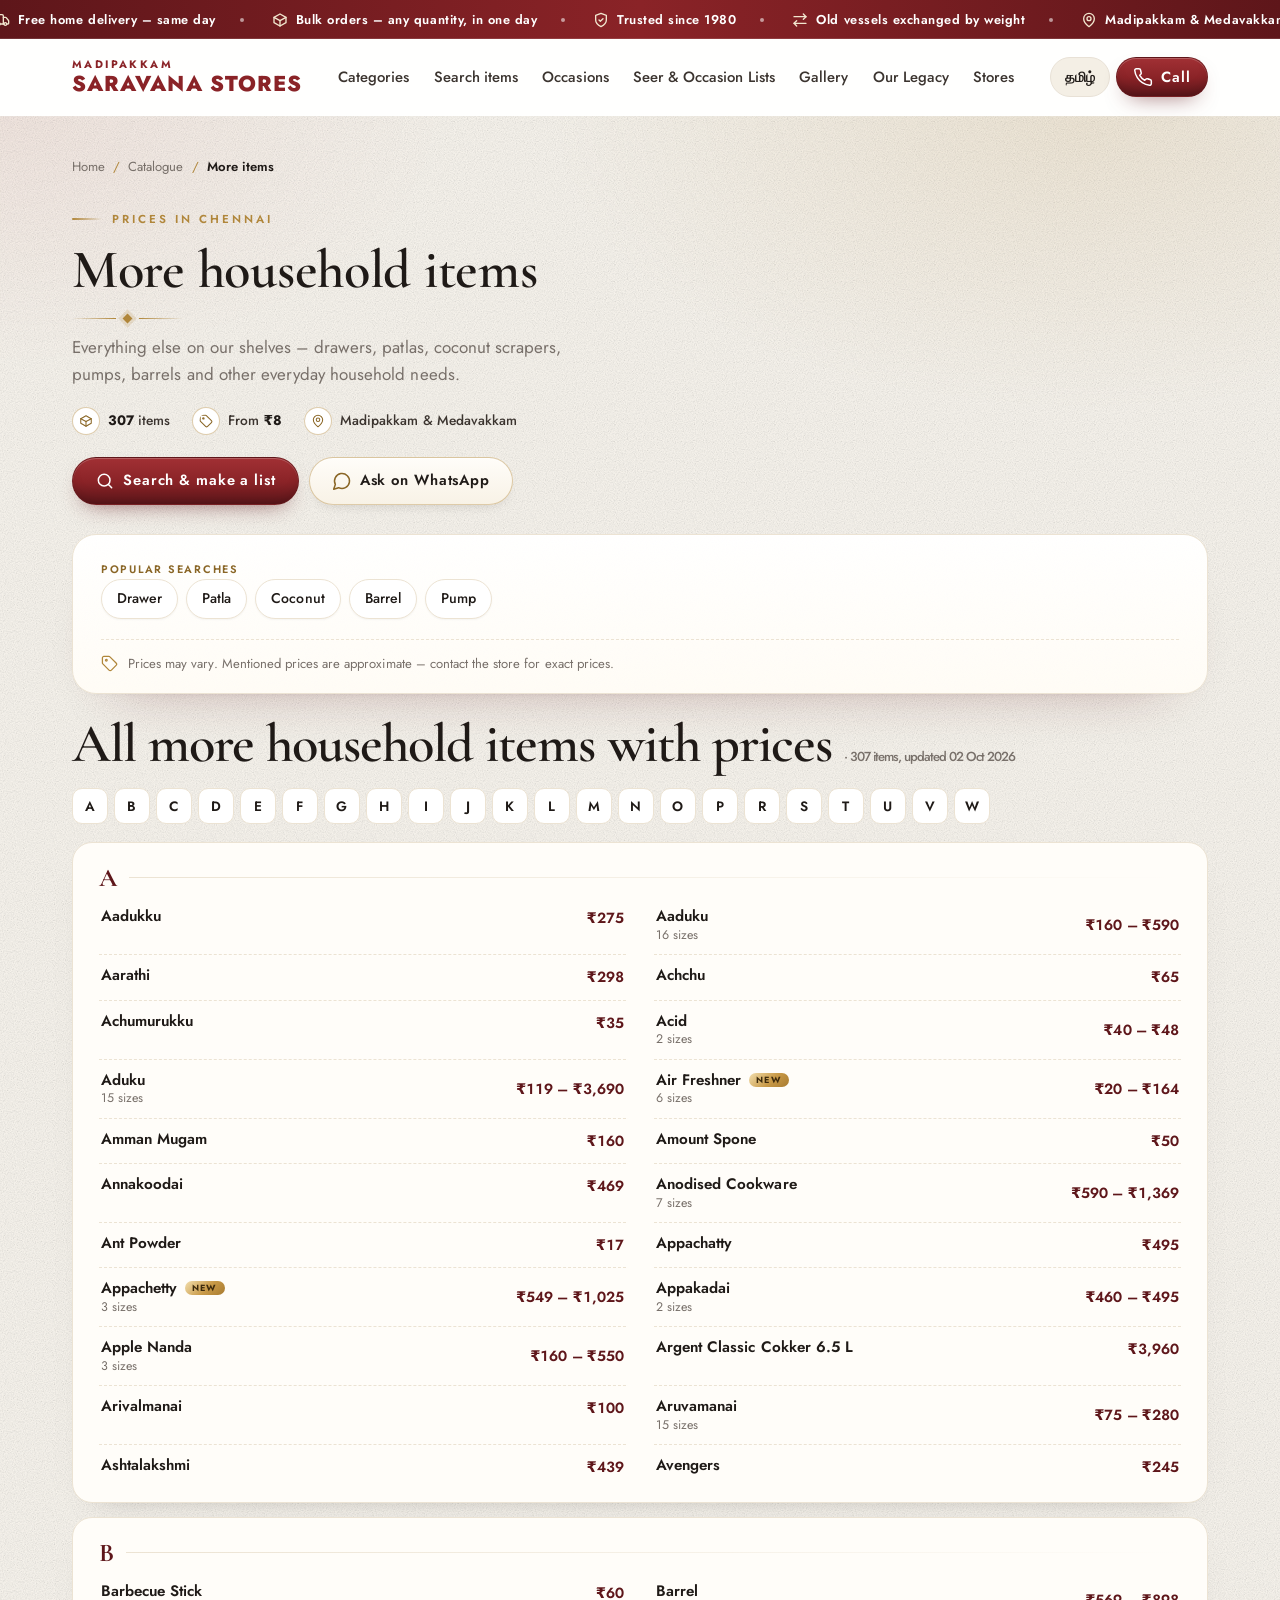
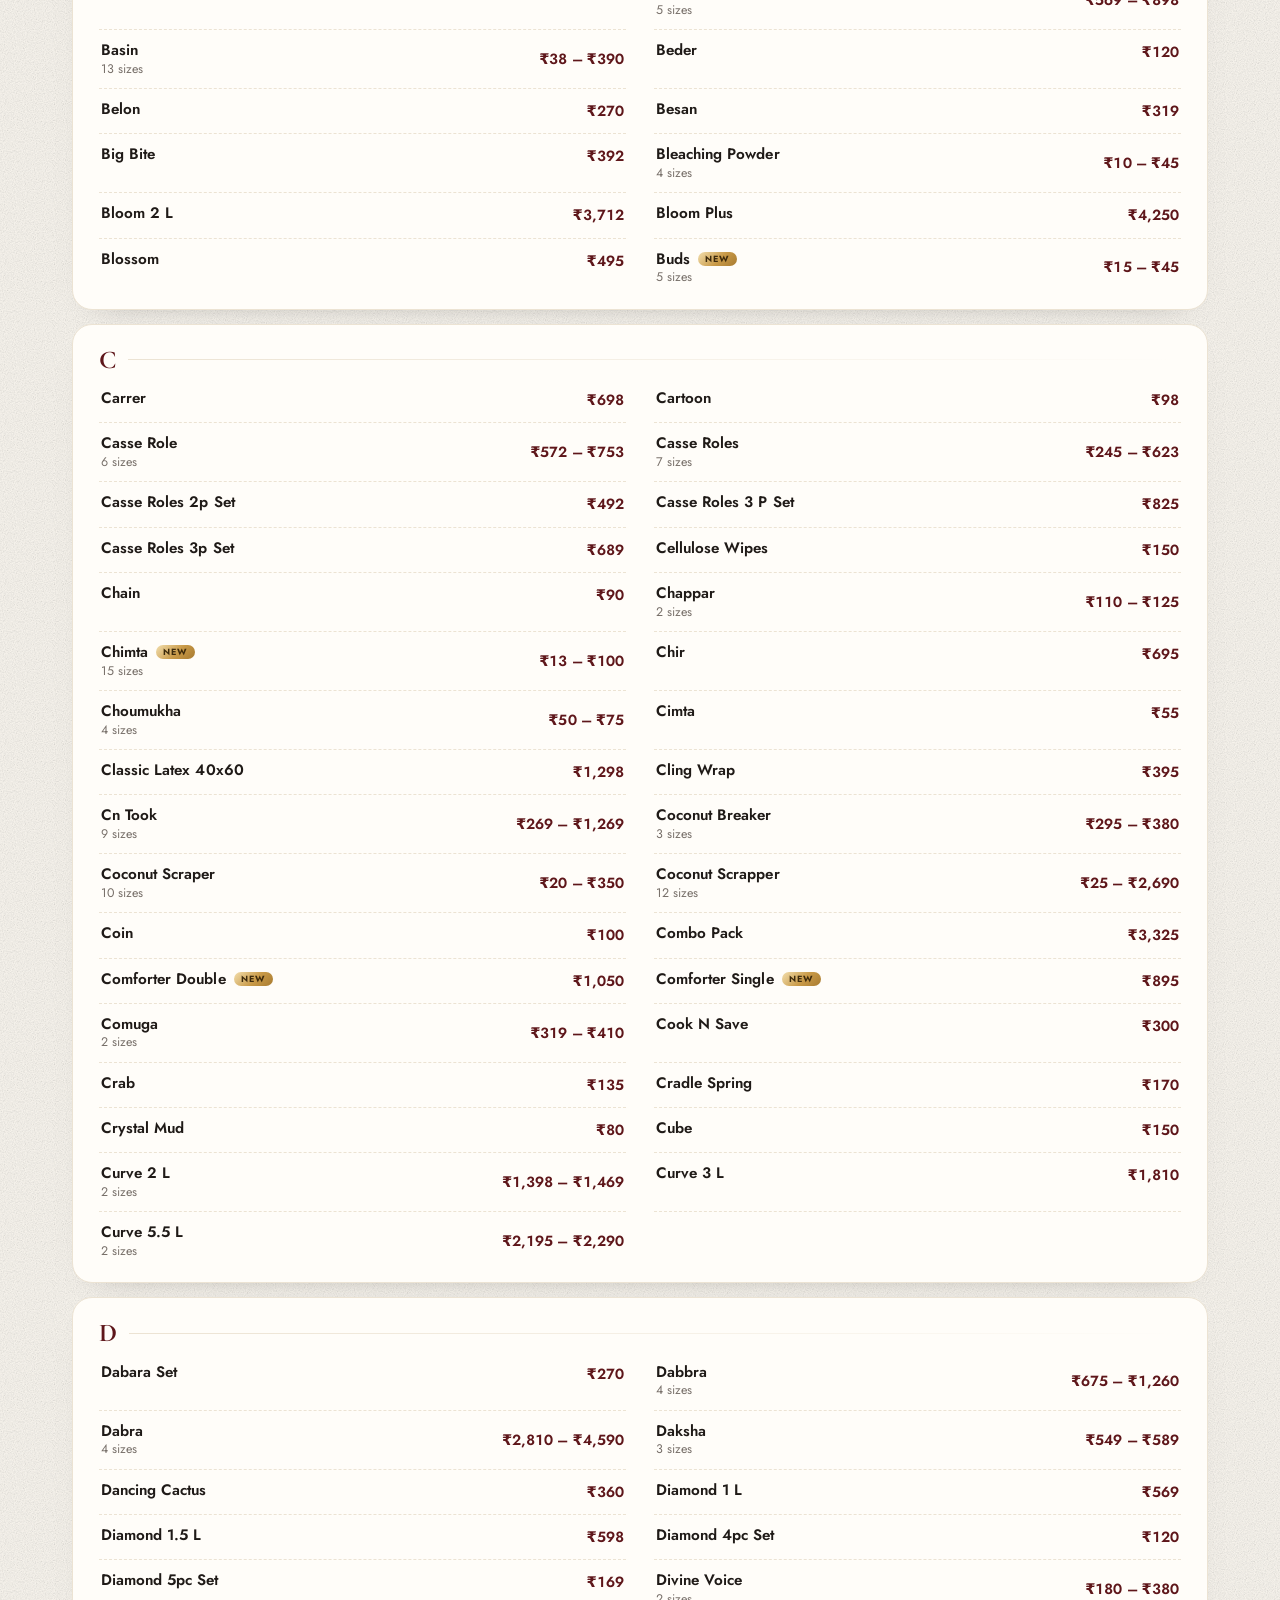
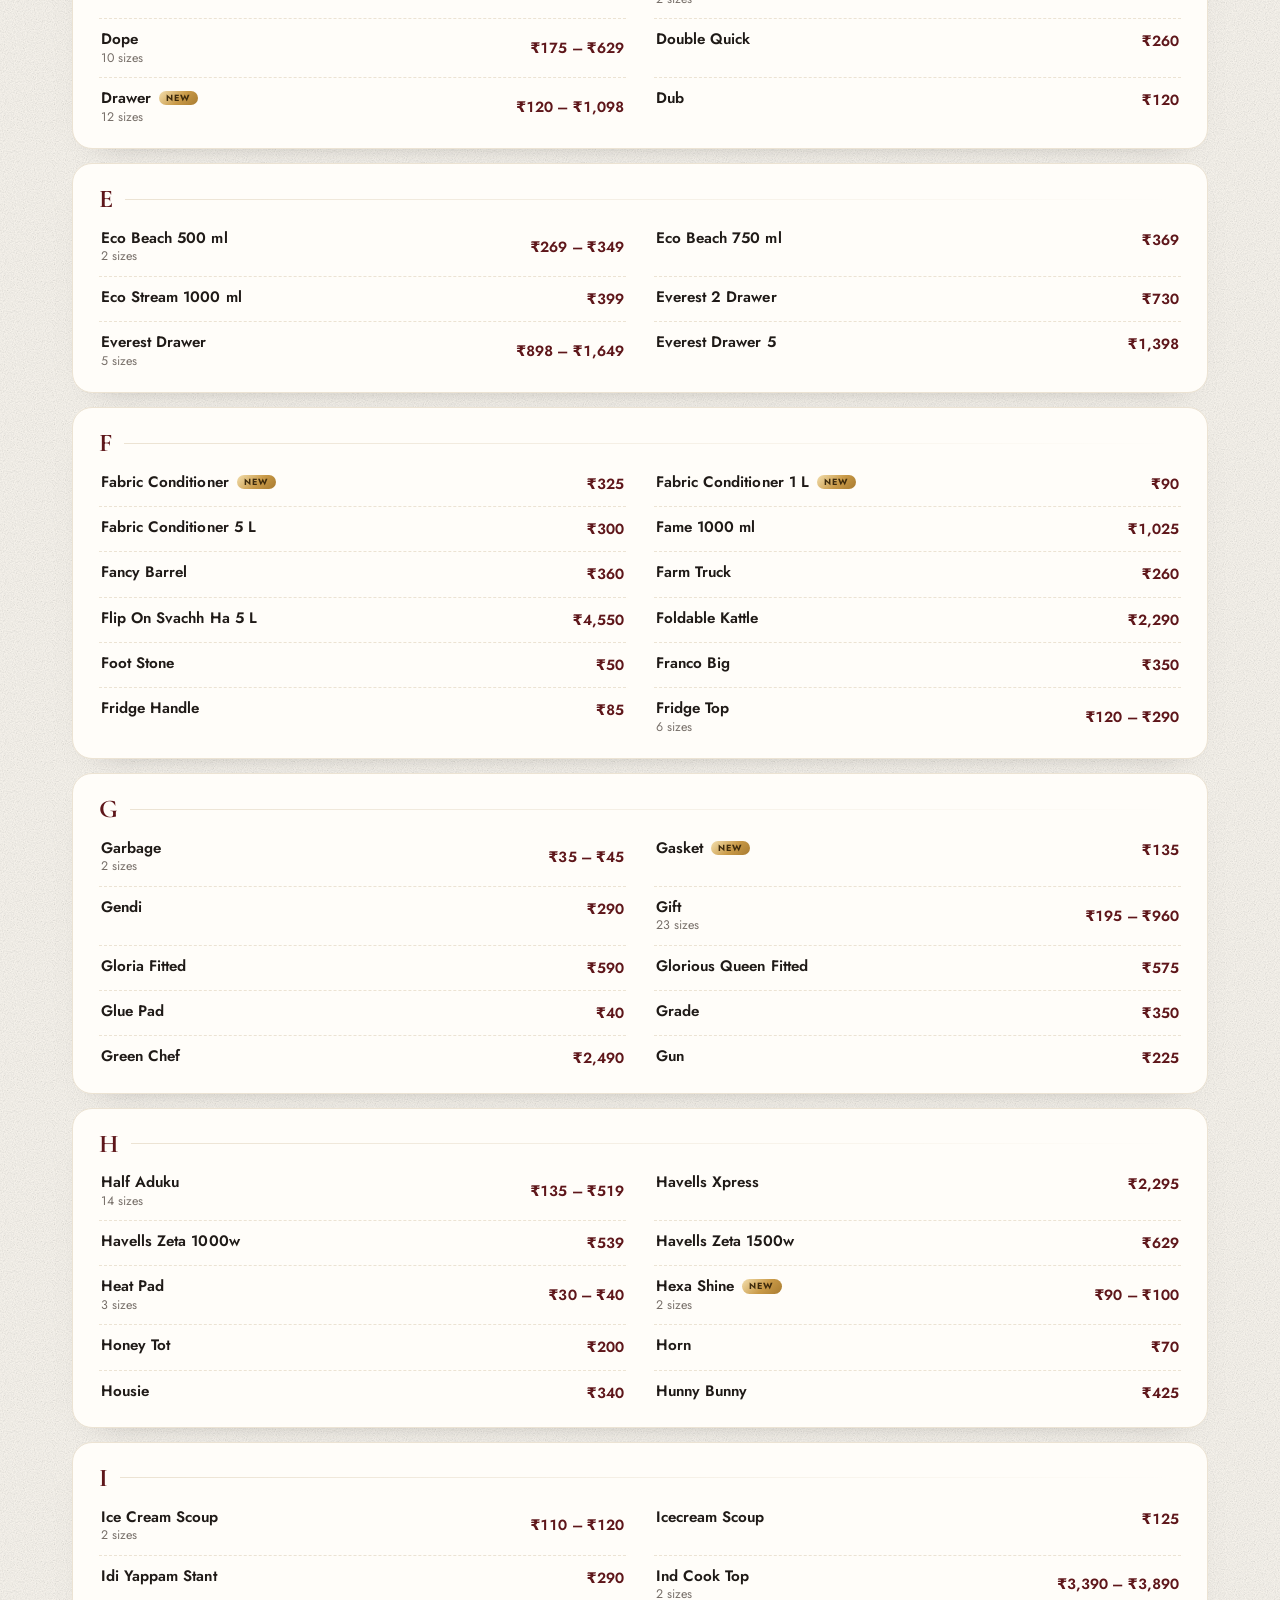
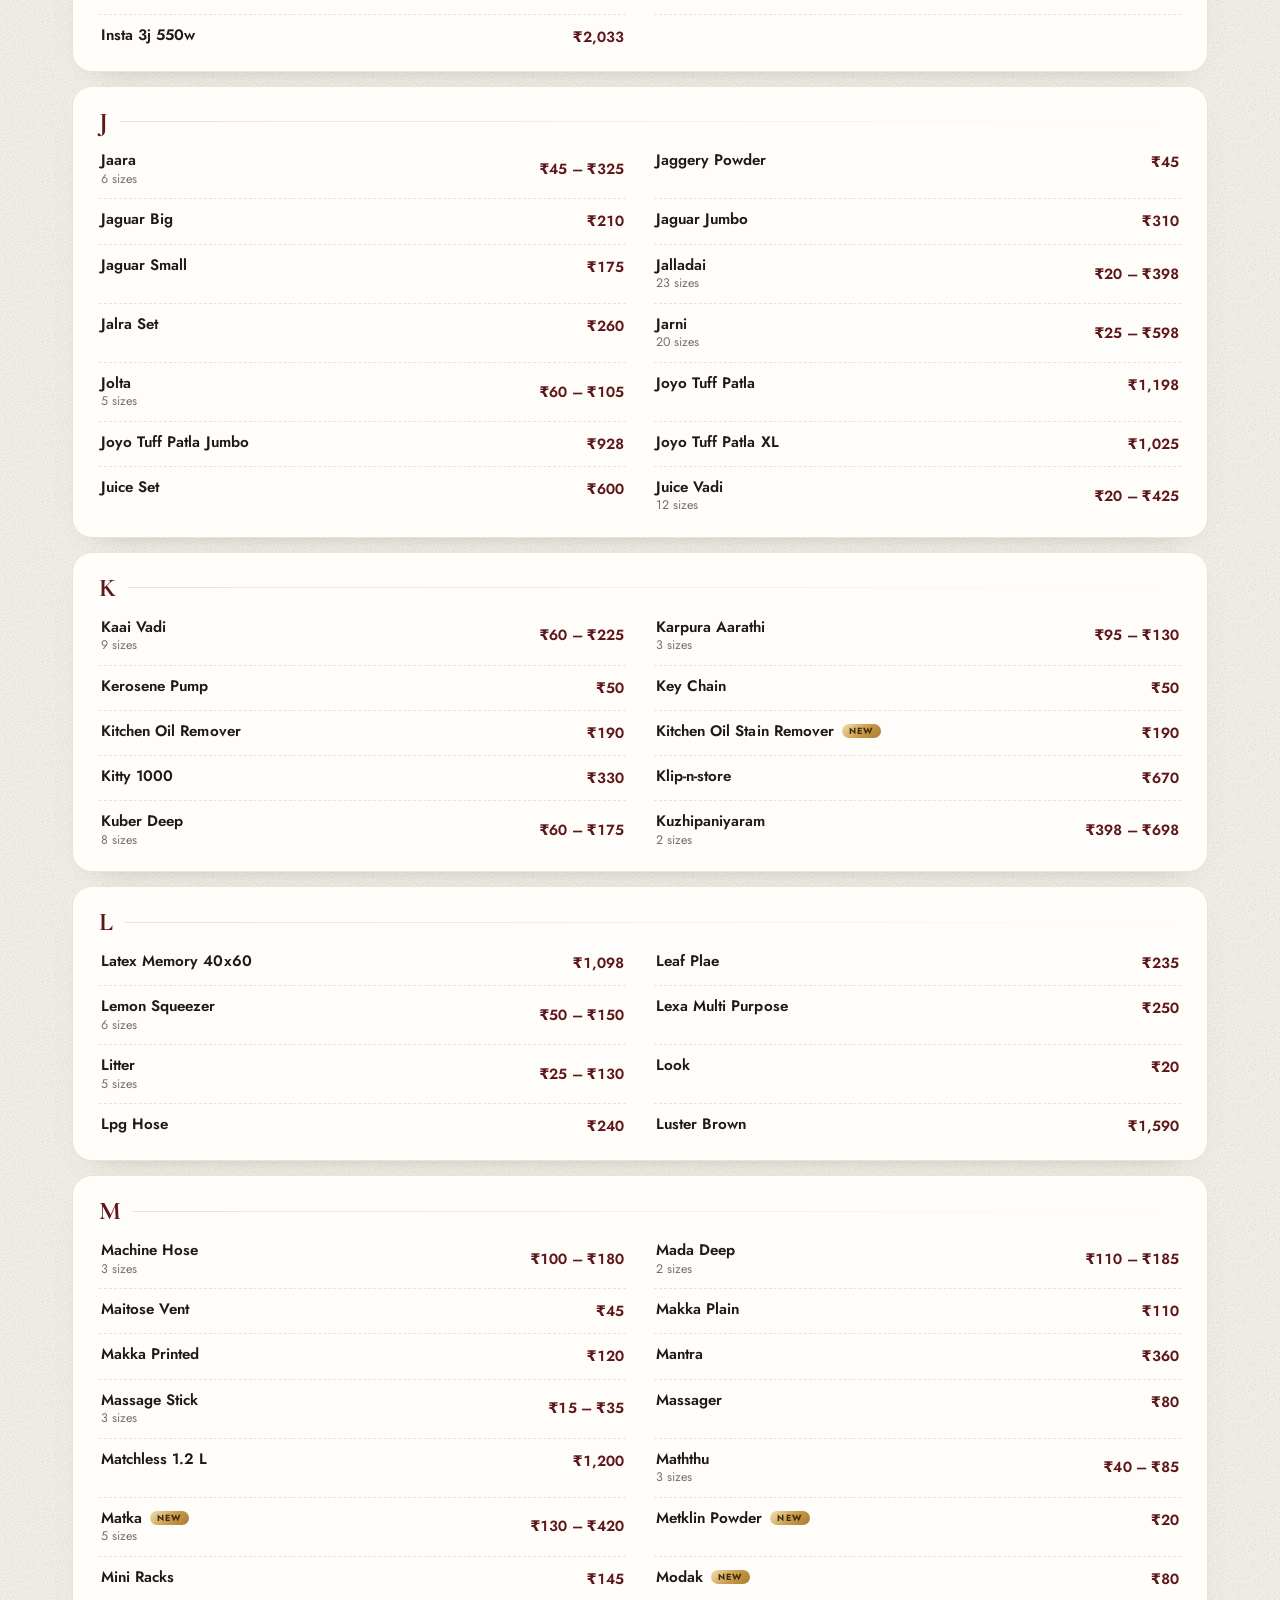
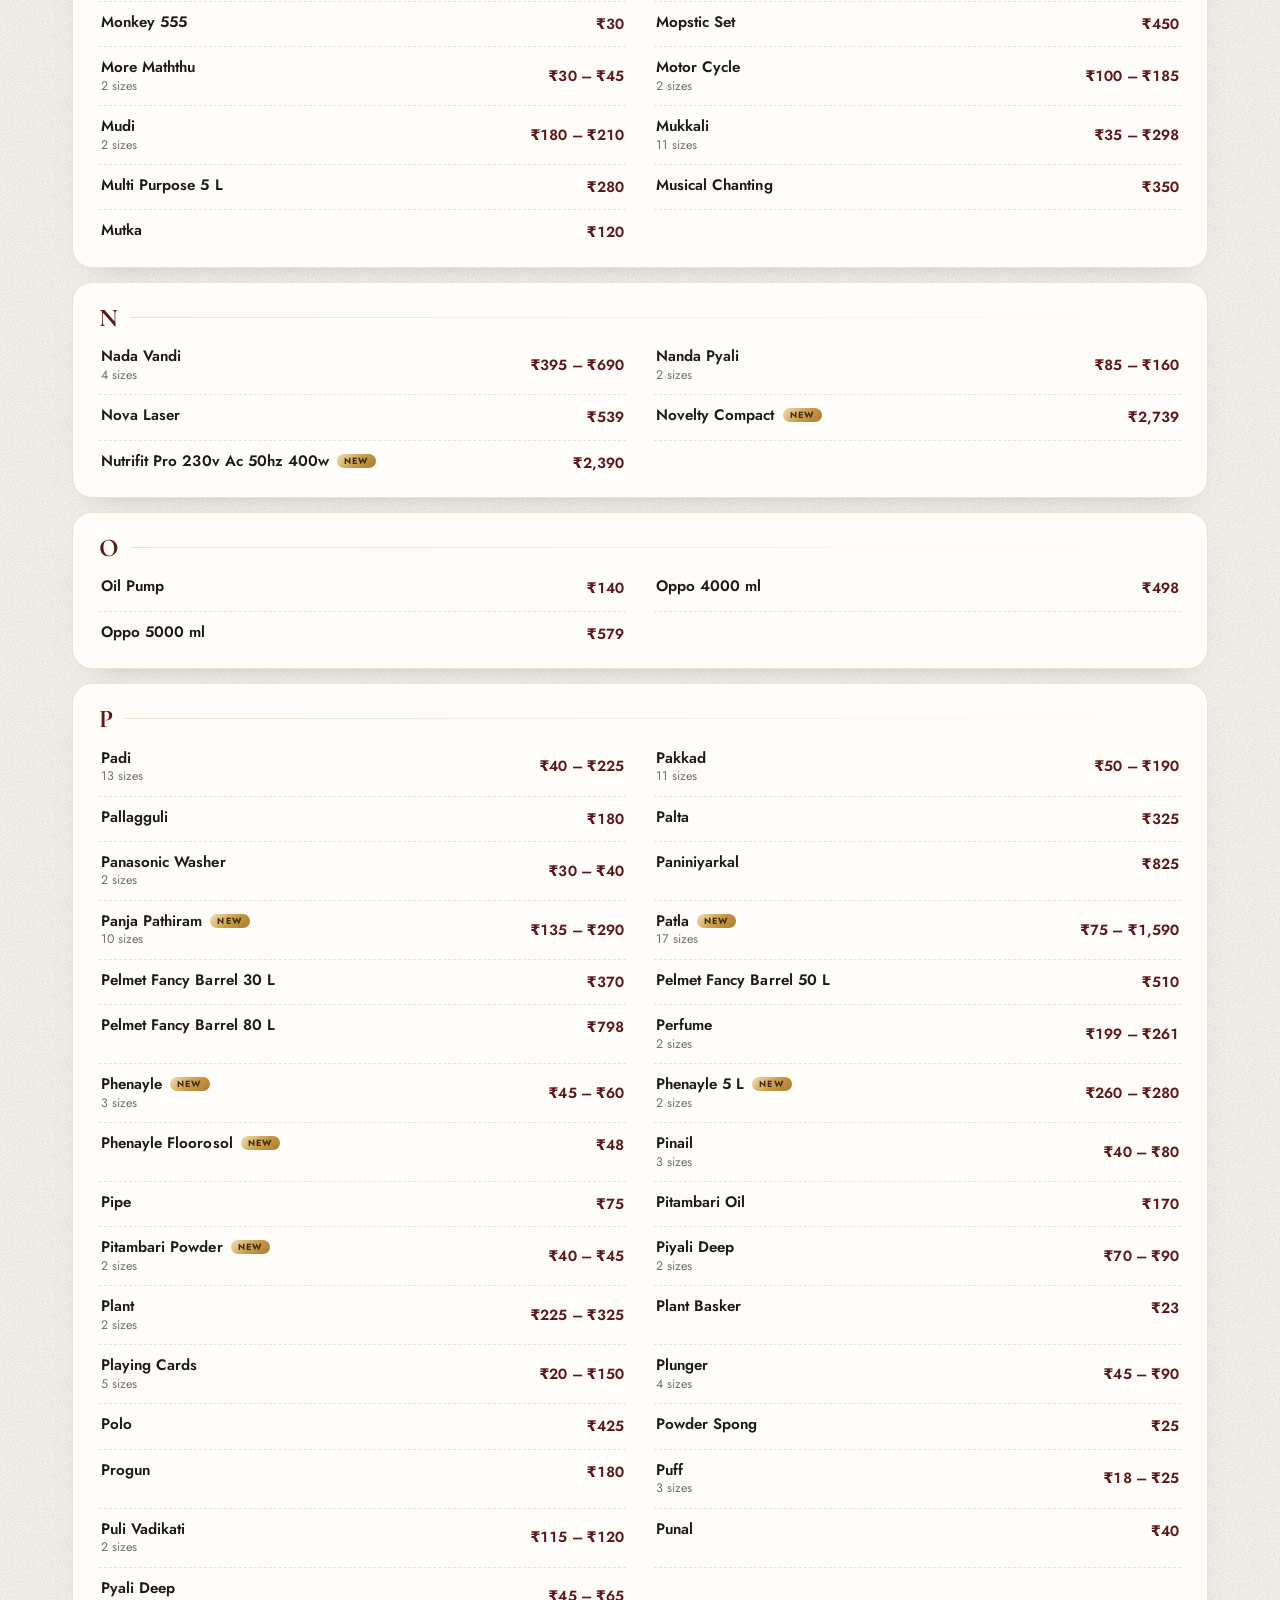
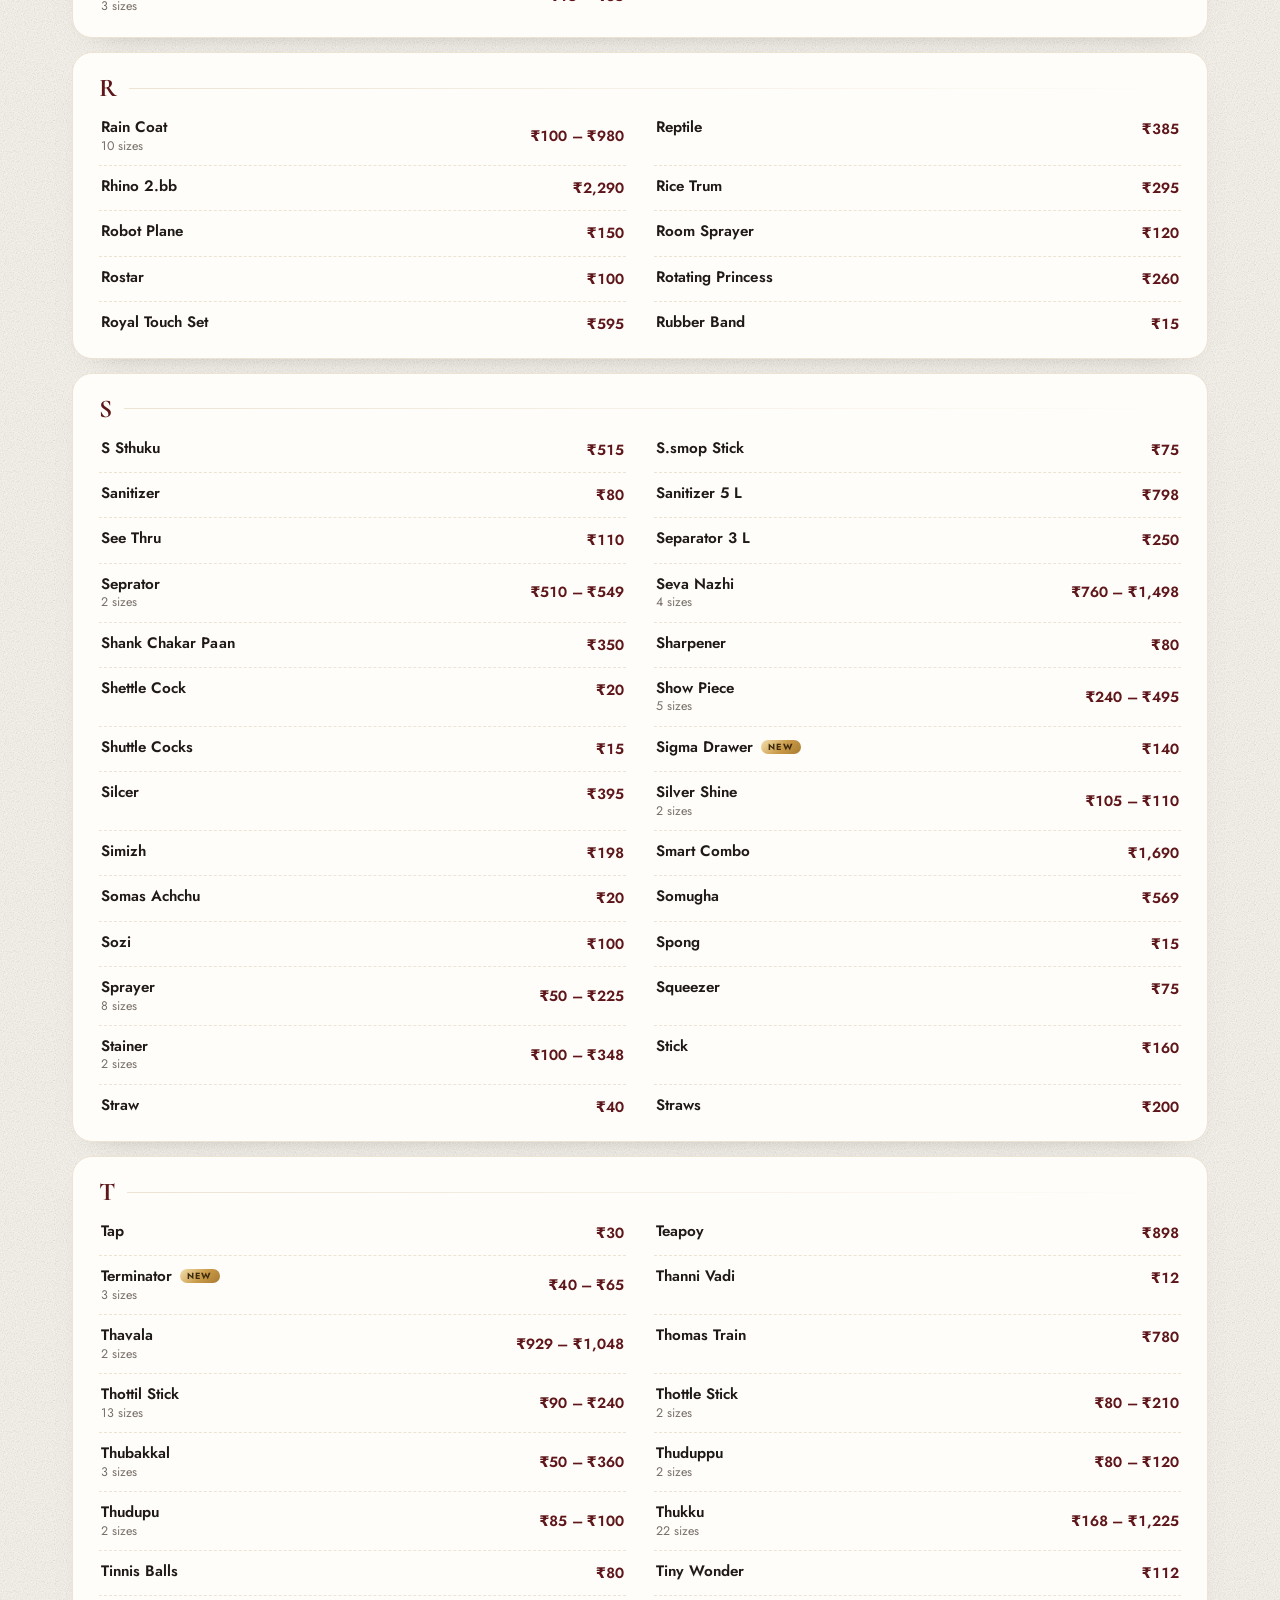
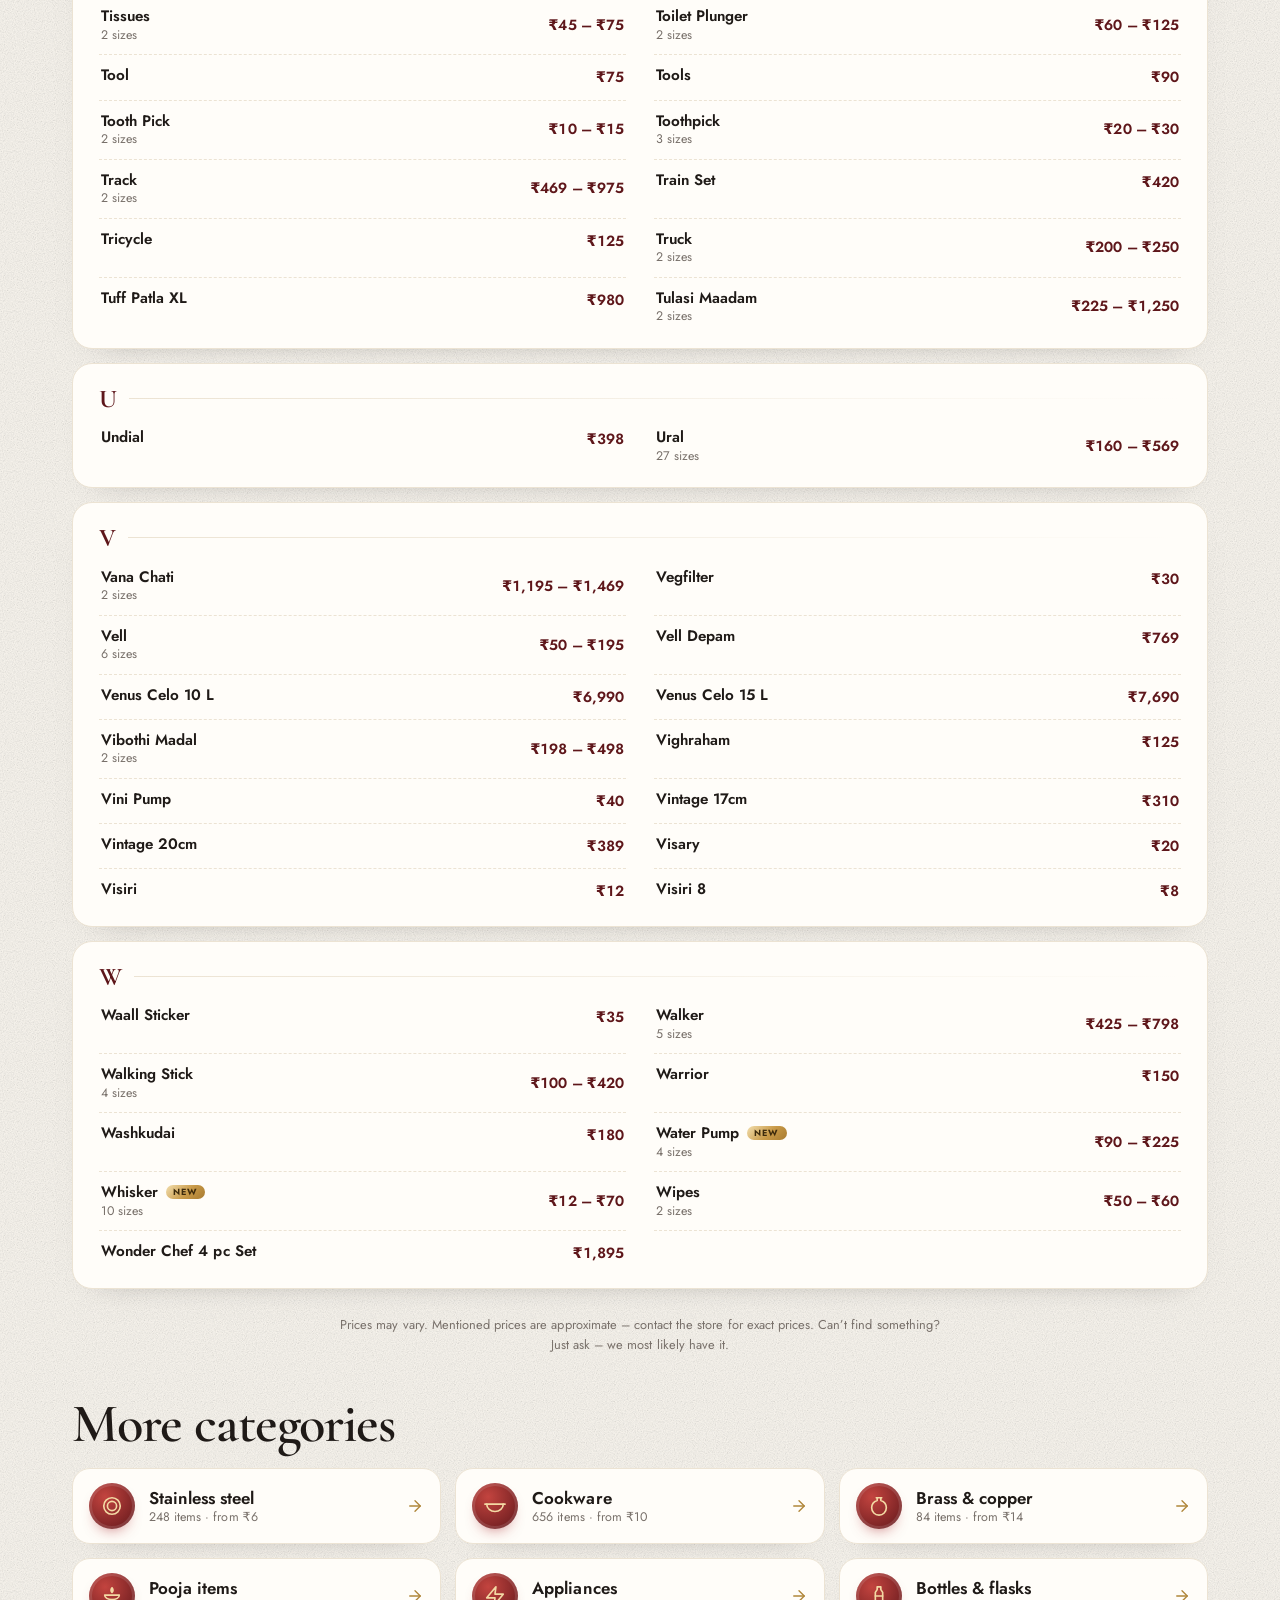
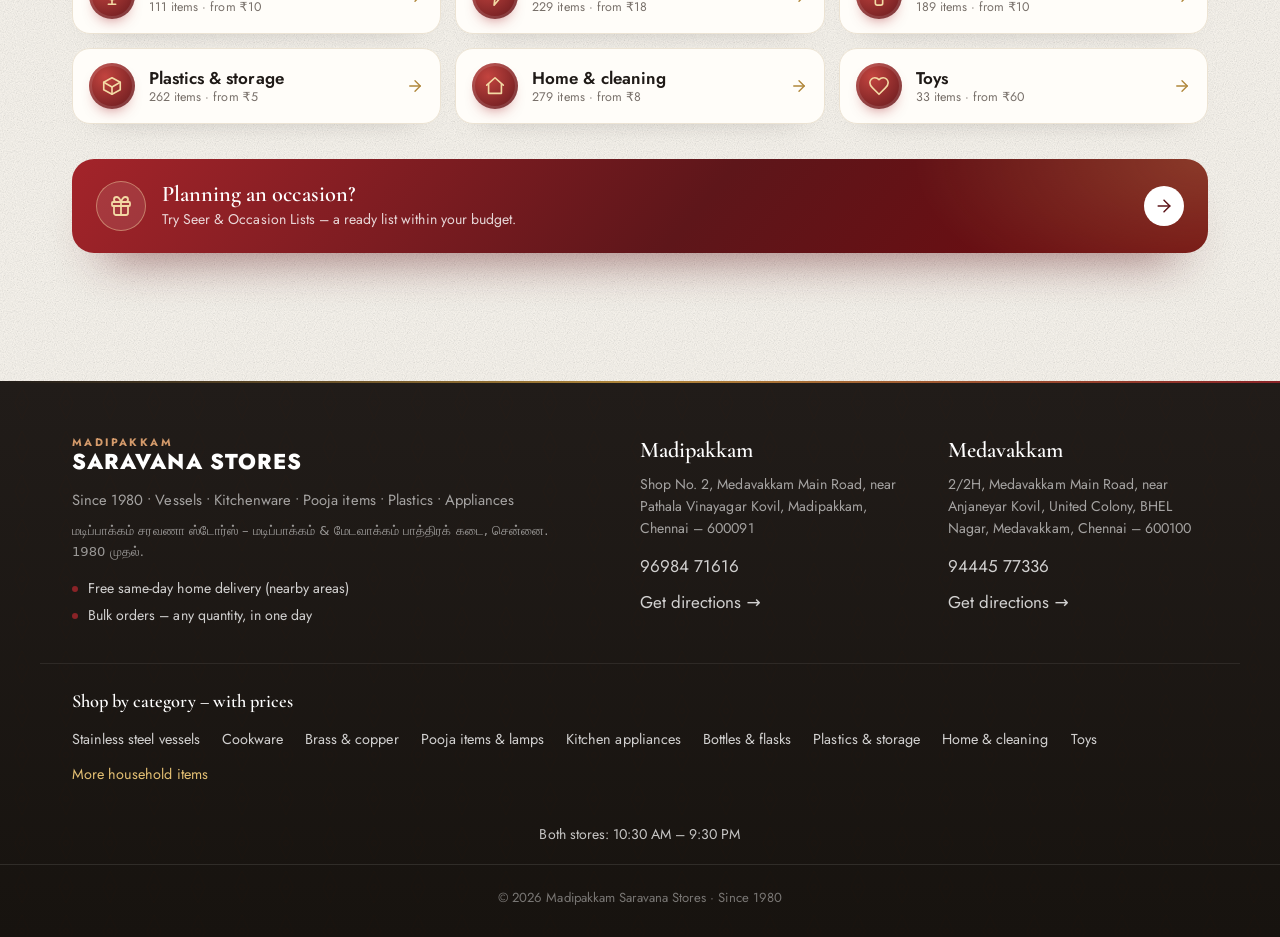
<file: household-items.html>
<!doctype html>
<!-- Generated by tools/build_pages.py from index.html + js/catalogue-data.js – edit those, not this file. -->
<html lang="en">
<head>
  <meta charset="utf-8">
  <meta name="viewport" content="width=device-width, initial-scale=1, viewport-fit=cover">
  <!-- Google tag (gtag.js). The tag itself loads just after the page has finished loading, so it doesn't
       slow down the first view; anything sent before that waits in dataLayer and is delivered then. -->
<script>
  window.dataLayer = window.dataLayer || [];
  function gtag(){dataLayer.push(arguments);}
  gtag('js', new Date());

  gtag('config', 'AW-18484151582');
  (function () {
    function loadTag() {
      var s = document.createElement('script');
      s.async = true;
      s.src = 'https://www.googletagmanager.com/gtag/js?id=AW-18484151582';
      document.head.appendChild(s);
    }
    if (document.readyState === 'complete') setTimeout(loadTag, 300);
    else addEventListener('load', function () { setTimeout(loadTag, 300); });
  })();
</script>
  <title>More Household Items with Prices, Chennai | Madipakkam Saravana Stores</title>
  <meta name="description" content="307 more items items with prices, from ₹8 – drawers, patlas, coconut scrapers, barrels. Madipakkam Saravana Stores, Madipakkam &amp; Medavakkam, Chennai. Since 1980.">
  <meta name="robots" content="index, follow, max-image-preview:large">
  <meta name="author" content="Madipakkam Saravana Stores">
  <meta name="theme-color" content="#8a2327">
  <meta name="format-detection" content="telephone=yes">

  <!-- Local SEO -->
  <meta name="geo.region" content="IN-TN">
  <meta name="geo.placename" content="Madipakkam, Medavakkam, Chennai">
  <meta name="geo.position" content="12.9704899;80.190356">
  <meta name="ICBM" content="12.9704899, 80.190356">

  <!-- The site's web address (tools/build_pages.py changes these for the other pages) -->
  <link rel="canonical" href="https://madipakkamsaravanastores.in/household-items.html">
  <meta property="og:url" content="https://madipakkamsaravanastores.in/household-items.html">

  <!-- Link previews on WhatsApp, Facebook and X -->
  <meta property="og:type" content="website">
  <meta property="og:site_name" content="Madipakkam Saravana Stores">
  <meta property="og:locale" content="en_IN">
  <meta property="og:locale:alternate" content="ta_IN">
  <meta property="og:title" content="More Household Items with Prices, Chennai | Madipakkam Saravana Stores">
  <meta property="og:description" content="307 more items items with prices, from ₹8 – drawers, patlas, coconut scrapers, barrels. Madipakkam Saravana Stores, Madipakkam &amp; Medavakkam, Chennai. Since 1980.">
  <meta property="og:image" content="https://madipakkamsaravanastores.in/images/share.jpg">
  <meta property="og:image:width" content="1200">
  <meta property="og:image:height" content="630">
  <meta property="og:image:alt" content="Madipakkam Saravana Stores – store front, since 1980">
  <meta name="twitter:card" content="summary_large_image">
  <meta name="twitter:title" content="More Household Items with Prices, Chennai | Madipakkam Saravana Stores">
  <meta name="twitter:description" content="307 more items items with prices, from ₹8 – drawers, patlas, coconut scrapers, barrels. Madipakkam Saravana Stores, Madipakkam &amp; Medavakkam, Chennai. Since 1980.">
  <meta name="twitter:image" content="https://madipakkamsaravanastores.in/images/share.jpg">

  <!-- Icons -->
  <link rel="icon" href="icons/favicon.svg" type="image/svg+xml">
  <link rel="icon" href="icons/favicon-32.png" sizes="32x32" type="image/png">
  <link rel="apple-touch-icon" href="icons/apple-touch-icon.png">
  <link rel="manifest" href="site.webmanifest">

  <link rel="preconnect" href="https://fonts.googleapis.com">
  <link rel="preconnect" href="https://fonts.gstatic.com" crossorigin>
  <link rel="preload" as="style" href="https://fonts.googleapis.com/css2?family=Cormorant+Garamond:ital,wght@0,500;0,600;0,700;1,500;1,600&family=Jost:wght@400;500;600;700&family=Anek+Tamil:wght@500;600;700&family=Mukta+Malar:wght@400;500;600;700&display=swap" onload="this.onload=null;this.rel='stylesheet'">
  <noscript><link rel="stylesheet" href="https://fonts.googleapis.com/css2?family=Cormorant+Garamond:ital,wght@0,500;0,600;0,700;1,500;1,600&family=Jost:wght@400;500;600;700&family=Anek+Tamil:wght@500;600;700&family=Mukta+Malar:wght@400;500;600;700&display=swap"></noscript>
  <!-- All of css/*.css in one file – built by tools/build_pages.py (edit the separate files, then run it) -->
  <link rel="stylesheet" href="css/site.min.css">
  <script>
    (function () {
      var nav = performance.getEntriesByType && performance.getEntriesByType('navigation')[0];
      // The splash intro plays once per visit: not after Back, and not when coming from another page of the site
      var back = nav && nav.type === 'back_forward';
      var seen = false;
      try { seen = sessionStorage.getItem('splashSeen') === '1'; } catch (e) {}
      var skip = back || seen;
      document.documentElement.classList.add('js', skip ? 'is-back' : 'js');
      // Start at the top on refresh (browsers otherwise jump back to where you were)
      if ('scrollRestoration' in history) history.scrollRestoration = 'manual';
      if (nav && nav.type === 'reload' && location.hash) history.replaceState(null, '', location.pathname + location.search);
    })();
  </script>
  <script type="application/ld+json">
{
 "@context": "https://schema.org",
 "@graph": [
  {
   "@type": "BreadcrumbList",
   "itemListElement": [
    {
     "@type": "ListItem",
     "position": 1,
     "name": "Home",
     "item": "https://madipakkamsaravanastores.in/"
    },
    {
     "@type": "ListItem",
     "position": 2,
     "name": "Catalogue",
     "item": "https://madipakkamsaravanastores.in/catalogue.html"
    },
    {
     "@type": "ListItem",
     "position": 3,
     "name": "More items",
     "item": "https://madipakkamsaravanastores.in/household-items.html"
    }
   ]
  },
  {
   "@type": "CollectionPage",
   "@id": "https://madipakkamsaravanastores.in/household-items.html",
   "url": "https://madipakkamsaravanastores.in/household-items.html",
   "name": "More Household Items with Prices, Chennai",
   "description": "307 more items items with prices, from ₹8 – drawers, patlas, coconut scrapers, barrels. Madipakkam Saravana Stores, Madipakkam & Medavakkam, Chennai. Since 1980.",
   "inLanguage": "en-IN",
   "dateModified": "2026-10-02",
   "isPartOf": {
    "@type": "WebSite",
    "name": "Madipakkam Saravana Stores",
    "url": "https://madipakkamsaravanastores.in/"
   },
   "publisher": {
    "@id": "https://madipakkamsaravanastores.in/#organization"
   },
   "mainEntity": {
    "@type": "ItemList",
    "numberOfItems": 307,
    "itemListElement": [
     {
      "@type": "ListItem",
      "position": 1,
      "name": "Aadukku"
     },
     {
      "@type": "ListItem",
      "position": 2,
      "name": "Aaduku"
     },
     {
      "@type": "ListItem",
      "position": 3,
      "name": "Aarathi"
     },
     {
      "@type": "ListItem",
      "position": 4,
      "name": "Achchu"
     },
     {
      "@type": "ListItem",
      "position": 5,
      "name": "Achumurukku"
     },
     {
      "@type": "ListItem",
      "position": 6,
      "name": "Acid"
     },
     {
      "@type": "ListItem",
      "position": 7,
      "name": "Aduku"
     },
     {
      "@type": "ListItem",
      "position": 8,
      "name": "Air Freshner"
     },
     {
      "@type": "ListItem",
      "position": 9,
      "name": "Amman Mugam"
     },
     {
      "@type": "ListItem",
      "position": 10,
      "name": "Amount Spone"
     },
     {
      "@type": "ListItem",
      "position": 11,
      "name": "Annakoodai"
     },
     {
      "@type": "ListItem",
      "position": 12,
      "name": "Anodised Cookware"
     },
     {
      "@type": "ListItem",
      "position": 13,
      "name": "Ant Powder"
     },
     {
      "@type": "ListItem",
      "position": 14,
      "name": "Appachatty"
     },
     {
      "@type": "ListItem",
      "position": 15,
      "name": "Appachetty"
     },
     {
      "@type": "ListItem",
      "position": 16,
      "name": "Appakadai"
     },
     {
      "@type": "ListItem",
      "position": 17,
      "name": "Apple Nanda"
     },
     {
      "@type": "ListItem",
      "position": 18,
      "name": "Argent Classic Cokker 6.5 L"
     },
     {
      "@type": "ListItem",
      "position": 19,
      "name": "Arivalmanai"
     },
     {
      "@type": "ListItem",
      "position": 20,
      "name": "Aruvamanai"
     },
     {
      "@type": "ListItem",
      "position": 21,
      "name": "Ashtalakshmi"
     },
     {
      "@type": "ListItem",
      "position": 22,
      "name": "Avengers"
     },
     {
      "@type": "ListItem",
      "position": 23,
      "name": "Barbecue Stick"
     },
     {
      "@type": "ListItem",
      "position": 24,
      "name": "Barrel"
     },
     {
      "@type": "ListItem",
      "position": 25,
      "name": "Basin"
     },
     {
      "@type": "ListItem",
      "position": 26,
      "name": "Beder"
     },
     {
      "@type": "ListItem",
      "position": 27,
      "name": "Belon"
     },
     {
      "@type": "ListItem",
      "position": 28,
      "name": "Besan"
     },
     {
      "@type": "ListItem",
      "position": 29,
      "name": "Big Bite"
     },
     {
      "@type": "ListItem",
      "position": 30,
      "name": "Bleaching Powder"
     }
    ]
   }
  }
 ]
}
  </script>
</head>
<body>

<!-- Icon sprite -->
<svg width="0" height="0" style="position:absolute" aria-hidden="true">
  <defs>
    <symbol id="i-phone" viewBox="0 0 24 24"><path d="M22 16.92v3a2 2 0 0 1-2.18 2 19.8 19.8 0 0 1-8.63-3.07 19.5 19.5 0 0 1-6-6A19.8 19.8 0 0 1 2.12 4.18 2 2 0 0 1 4.11 2h3a2 2 0 0 1 2 1.72c.13.96.36 1.9.7 2.81a2 2 0 0 1-.45 2.11L8.09 9.91a16 16 0 0 0 6 6l1.27-1.27a2 2 0 0 1 2.11-.45c.91.34 1.85.57 2.81.7A2 2 0 0 1 22 16.92z"/></symbol>
    <symbol id="i-chat" viewBox="0 0 24 24"><path d="M7.9 20A9 9 0 1 0 4 16.1L2 22Z"/></symbol>
    <symbol id="i-pin" viewBox="0 0 24 24"><path d="M20 10c0 6-8 12-8 12s-8-6-8-12a8 8 0 0 1 16 0Z"/><circle cx="12" cy="10" r="3"/></symbol>
    <symbol id="i-nav" viewBox="0 0 24 24"><path d="M3 11 22 2l-9 19-2-8-8-2z"/></symbol>
    <symbol id="i-clock" viewBox="0 0 24 24"><circle cx="12" cy="12" r="10"/><path d="M12 6v6l4 2"/></symbol>
    <symbol id="i-truck" viewBox="0 0 24 24"><path d="M14 18V6a2 2 0 0 0-2-2H4a2 2 0 0 0-2 2v11a1 1 0 0 0 1 1h2"/><path d="M15 18H9"/><path d="M19 18h2a1 1 0 0 0 1-1v-3.65a1 1 0 0 0-.22-.62l-3.48-4.35A1 1 0 0 0 17.52 8H14"/><circle cx="17" cy="18" r="2"/><circle cx="7" cy="18" r="2"/></symbol>
    <symbol id="i-wrench" viewBox="0 0 24 24"><path d="M14.7 6.3a1 1 0 0 0 0 1.4l1.6 1.6a1 1 0 0 0 1.4 0l3.77-3.77a6 6 0 0 1-7.94 7.94l-6.91 6.91a2.12 2.12 0 0 1-3-3l6.91-6.91a6 6 0 0 1 7.94-7.94l-3.76 3.76z"/></symbol>
    <symbol id="i-gift" viewBox="0 0 24 24"><rect x="3" y="8" width="18" height="4" rx="1"/><path d="M12 8v13"/><path d="M19 12v7a2 2 0 0 1-2 2H7a2 2 0 0 1-2-2v-7"/><path d="M7.5 8a2.5 2.5 0 0 1 0-5C9.5 3 11 5 12 8c1-3 2.5-5 4.5-5a2.5 2.5 0 0 1 0 5"/></symbol>
    <symbol id="i-tag" viewBox="0 0 24 24"><path d="M12.59 2.59A2 2 0 0 0 11.17 2H4a2 2 0 0 0-2 2v7.17a2 2 0 0 0 .59 1.42l8.7 8.7a2.43 2.43 0 0 0 3.42 0l6.58-6.58a2.43 2.43 0 0 0 0-3.42z"/><circle cx="7.5" cy="7.5" r="1.2"/></symbol>
    <symbol id="i-eye" viewBox="0 0 24 24"><path d="M2.06 12.35a1 1 0 0 1 0-.7 10.75 10.75 0 0 1 19.88 0 1 1 0 0 1 0 .7 10.75 10.75 0 0 1-19.88 0"/><circle cx="12" cy="12" r="3"/></symbol>
    <symbol id="i-heart" viewBox="0 0 24 24"><path d="M19 14c1.49-1.46 3-3.21 3-5.5A5.5 5.5 0 0 0 16.5 3c-1.76 0-3 .5-4.5 2-1.5-1.5-2.74-2-4.5-2A5.5 5.5 0 0 0 2 8.5c0 2.3 1.5 4.05 3 5.5l7 7Z"/></symbol>
    <symbol id="i-arrow" viewBox="0 0 24 24"><path d="M5 12h14"/><path d="m12 5 7 7-7 7"/></symbol>
    <symbol id="i-check" viewBox="0 0 24 24"><path d="M20 6 9 17l-5-5"/></symbol>
    <symbol id="i-star" viewBox="0 0 24 24"><path d="M12 2.5l2.9 6.1 6.6.8-4.9 4.6 1.3 6.6L12 17.3l-5.9 3.3 1.3-6.6L2.5 9.4l6.6-.8z"/></symbol>
    <symbol id="i-menu" viewBox="0 0 24 24"><path d="M4 7h16M4 12h16M4 17h16"/></symbol>
    <symbol id="i-x" viewBox="0 0 24 24"><path d="M18 6 6 18M6 6l12 12"/></symbol>
    <symbol id="i-left" viewBox="0 0 24 24"><path d="m15 18-6-6 6-6"/></symbol>
    <symbol id="i-right" viewBox="0 0 24 24"><path d="m9 18 6-6-6-6"/></symbol>
    <symbol id="i-box" viewBox="0 0 24 24"><path d="M21 8 12 3 3 8v8l9 5 9-5Z"/><path d="m3 8 9 5 9-5"/><path d="M12 13v8"/></symbol>
    <symbol id="i-shield" viewBox="0 0 24 24"><path d="M12 22s8-4 8-10V5l-8-3-8 3v7c0 6 8 10 8 10Z"/><path d="m9 12 2 2 4-4"/></symbol>
    <symbol id="i-bolt" viewBox="0 0 24 24"><path d="M13 2 3 14h9l-1 8 10-12h-9l1-8z"/></symbol>
    <symbol id="i-search" viewBox="0 0 24 24"><circle cx="11" cy="11" r="7"/><path d="m20 20-3.5-3.5"/></symbol>
    <symbol id="i-plus" viewBox="0 0 24 24"><path d="M12 5v14M5 12h14"/></symbol>
    <symbol id="i-minus" viewBox="0 0 24 24"><path d="M5 12h14"/></symbol>
    <symbol id="i-list" viewBox="0 0 24 24"><path d="M9 6h11M9 12h11M9 18h11"/><path d="M4 6h.01M4 12h.01M4 18h.01"/></symbol>
    <symbol id="i-swap" viewBox="0 0 24 24"><path d="m17 3 4 4-4 4"/><path d="M3 7h18"/><path d="m7 21-4-4 4-4"/><path d="M21 17H3"/></symbol>
    <symbol id="i-trash" viewBox="0 0 24 24"><path d="M3 6h18"/><path d="M8 6V4h8v2"/><path d="m19 6-1 14H6L5 6"/></symbol>
    <symbol id="i-pot" viewBox="0 0 24 24"><path d="M9 3h6"/><path d="M10 3v3c-3 1-6 4-6 8a8 8 0 0 0 16 0c0-4-3-7-6-8V3"/></symbol>
    <symbol id="i-lamp" viewBox="0 0 24 24"><path d="M12 3c1.5 2 1.5 3.5 0 5-1.5-1.5-1.5-3 0-5z"/><path d="M4 11h16c0 3-3.5 5-8 5s-8-2-8-5z"/><path d="M12 16v4M8 21h8"/></symbol>
    <symbol id="i-pan" viewBox="0 0 24 24"><path d="M3 10h18c0 4.5-4 8-9 8s-9-3.5-9-8z"/><path d="M1 10h2M21 10h2"/></symbol>
    <symbol id="i-plate" viewBox="0 0 24 24"><circle cx="12" cy="12" r="9"/><circle cx="12" cy="12" r="5"/></symbol>
    <symbol id="i-bottle" viewBox="0 0 24 24"><path d="M10 2h4v3l2 3v12a2 2 0 0 1-2 2h-4a2 2 0 0 1-2-2V8l2-3z"/><path d="M8 12h8"/></symbol>
    <symbol id="i-home" viewBox="0 0 24 24"><path d="m3 11 9-8 9 8"/><path d="M5 10v10h14V10"/></symbol>
    <symbol id="p-agal" viewBox="0 0 24 24"><path d="M12 3.5c1.4 1.6 1.4 3 0 4.3-1.4-1.3-1.4-2.7 0-4.3z" style="fill:var(--if,none)"/><path d="M3.5 11.5h17c-.6 3.2-4 5.5-8.5 5.5s-7.9-2.3-8.5-5.5z" style="fill:var(--if,none)"/><path d="M12 7.8v3.7"/><path d="M9 17v2.5h6V17"/><path d="M7 21h10"/></symbol>
    <symbol id="p-kudam" viewBox="0 0 24 24"><path d="M9 2.8h6"/><path d="M10 2.8v2.6"/><path d="M14 2.8v2.6"/><path d="M10 5.4C6.4 6.5 4.5 9.6 4.5 13a7.5 7.5 0 0 0 15 0c0-3.4-1.9-6.5-5.5-7.6z" style="fill:var(--if,none)"/><path d="M5.3 11.3h13.4" opacity=".55"/></symbol>
    <symbol id="p-plate" viewBox="0 0 24 24"><circle cx="12" cy="12" r="9" style="fill:var(--if,none)"/><circle cx="12" cy="12" r="5.5"/><path d="M8.5 7.6a5.5 5.5 0 0 1 3.5-1.1" opacity=".6"/></symbol>
    <symbol id="p-bottle" viewBox="0 0 24 24"><path d="M9.5 2.5h5v2.8l2 3V20a2 2 0 0 1-2 2h-5a2 2 0 0 1-2-2V8.3l2-3z" style="fill:var(--if,none)"/><path d="M9.5 5.3h5"/><path d="M7.5 12h9M7.5 16h9" opacity=".55"/></symbol>
    <symbol id="p-kadai" viewBox="0 0 24 24"><path d="M3.5 10h17c0 4.6-3.8 8-8.5 8s-8.5-3.4-8.5-8z" style="fill:var(--if,none)"/><path d="M2.5 10h19"/><path d="M1 8.6 3 10M23 8.6 21 10"/><path d="M6 13.2h12" opacity=".55"/></symbol>
    <symbol id="p-agarbathi" viewBox="0 0 24 24"><path d="M4.5 21h15"/><path d="M7.5 21c0-2.3 2-3.8 4.5-3.8s4.5 1.5 4.5 3.8z" style="fill:var(--if,none)"/><path d="M12 17.2V8.2M10.3 17.4 7.4 9M13.7 17.4 16.6 9"/><path d="M12 8.2c.7-.8.7-1.6 0-2.4-.7.8-.7 1.6 0 2.4z" style="fill:var(--if,none)"/><path d="M7.4 9c.4-.9.2-1.7-.6-2.3-.4.9-.2 1.7.6 2.3z" style="fill:var(--if,none)"/><path d="M16.6 9c-.4-.9-.2-1.7.6-2.3.4.9.2 1.7-.6 2.3z" style="fill:var(--if,none)"/><path d="M12 5c-.9-.9.9-1.8 0-2.9M6.4 6.1c-.9-.8.4-1.8-.4-2.8M17.6 6.1c.9-.8-.4-1.8.4-2.8" opacity=".55"/></symbol>
    <symbol id="p-perfume" viewBox="0 0 24 24"><rect x="7" y="10" width="11" height="11" rx="2.6" style="fill:var(--if,none)"/><path d="M10.3 10V7.6h4.4V10"/><rect x="9.6" y="5.2" width="5.8" height="2.4" rx=".8" style="fill:var(--if,none)"/><path d="M9.6 6.4H7.4"/><path d="M5 4.6h.01M4 6.4h.01M5 8.2h.01M2.6 5.4h.01M2.6 7.4h.01" stroke-width="2.2"/><path d="M15.4 6.4h2.2c1.4 0 2.1-.9 2.4-2"/><circle cx="20.4" cy="3" r="1.3" style="fill:var(--if,none)"/><path d="M9.5 14.5h6" opacity=".55"/><path d="M9.5 17.2h3.5" opacity=".4"/></symbol>
    <symbol id="p-chimta" viewBox="0 0 24 24"><circle cx="12" cy="3.6" r="1.6"/><path d="M11 5 6.2 19.6a1 1 0 0 0 .7 1.3l.6.1a1 1 0 0 0 1.1-.6L12.4 6" style="fill:var(--if,none)"/><path d="M13 5l4.8 14.6a1 1 0 0 1-.7 1.3l-.6.1a1 1 0 0 1-1.1-.6L11.6 6" style="fill:var(--if,none)"/><path d="M8.8 12.5l2.1.6M15.2 12.5l-2.1.6" opacity=".55"/></symbol>
    <symbol id="p-board" viewBox="0 0 24 24"><rect x="2.5" y="7.5" width="15" height="13" rx="3" style="fill:var(--if,none)"/><circle cx="5.6" cy="10.6" r="1"/><path d="M5 17.5h7" opacity=".5"/><path d="M9.2 16.2 7 18.4"/><path d="M9.2 16.2 20.3 5.1c.5 3.3-1.4 6.5-6.3 8.9z" style="fill:var(--if,none)"/></symbol>
    <symbol id="p-clock" viewBox="0 0 24 24"><circle cx="12" cy="12" r="9" style="fill:var(--if,none)"/><circle cx="12" cy="12" r="7" opacity=".45"/><path d="M12 3.8v1.6M12 18.6v1.6M3.8 12h1.6M18.6 12h1.6"/><path d="M12 7.4V12l3.2 2"/><circle cx="12" cy="12" r=".8"/></symbol>
    <symbol id="p-clothstand" viewBox="0 0 24 24"><path d="M2.5 6.5h19"/><path d="M4 6.5 5.3 20M20 6.5 18.7 20"/><path d="M5.3 20l3.3-4.2 3.4 4.2 3.4-4.2 3.3 4.2"/><path d="M5.6 6.5h4.2v6.8L7.7 12.2l-2.1 1.1z" style="fill:var(--if,none)"/><path d="M13 6.5l-1.8 1.9 1.3 1.1V14h5.6V9.5l1.3-1.1-1.8-1.9h-1.3a1.5 1.5 0 0 1-3 0z" style="fill:var(--if,none)"/></symbol>
    <symbol id="p-milkboiler" viewBox="0 0 24 24"><path d="M5 9h12v8.5A3.5 3.5 0 0 1 13.5 21h-5A3.5 3.5 0 0 1 5 17.5z" style="fill:var(--if,none)"/><path d="M4 9h14"/><path d="M5 10.5 2.6 9.2"/><path d="M8 9c0-1.6 1.3-2.6 3-2.6s3 1 3 2.6"/><path d="M11 6.4V4.6"/><path d="M9.6 4.6h2.8"/><path d="M17 12h2.5"/><path d="M7 14.5h8" opacity=".5"/></symbol>
    <symbol id="p-strainer" viewBox="0 0 24 24"><circle cx="9" cy="11" r="6.2" style="fill:var(--if,none)"/><path d="M15.2 11H22"/><path d="M5.6 8.2l6.8 5.6M5.6 13.8l6.8-5.6M3.8 11h10.4M9 5.8v10.4" opacity=".45"/></symbol>
    <symbol id="p-coffeefilter" viewBox="0 0 24 24"><rect x="7" y="3.5" width="10" height="6" rx="1" style="fill:var(--if,none)"/><path d="M6 9.5h12"/><path d="M7 9.5v9A2.5 2.5 0 0 0 9.5 21h5a2.5 2.5 0 0 0 2.5-2.5v-9" style="fill:var(--if,none)"/><circle cx="12" cy="2.3" r=".9"/><path d="M9 6.5h6M8.5 14.5h7" opacity=".5"/></symbol>
    <symbol id="p-press" viewBox="0 0 24 24"><rect x="7.5" y="6" width="9" height="12" rx="1" style="fill:var(--if,none)"/><path d="M6.5 6h11M6.5 18h11"/><path d="M12 6V2.5"/><path d="M8.5 2.5h7"/><path d="M10 18l-.6 3.2M12 18v3.5M14 18l.6 3.2" opacity=".65"/><path d="M7.5 12h9" opacity=".45"/></symbol>
    <symbol id="p-mould" viewBox="0 0 24 24"><path d="M3 10h18l-2 9H5z" style="fill:var(--if,none)"/><path d="M3 10c1.5-2 3-2 4.5 0s3 2 4.5 0 3-2 4.5 0 3 2 4.5 0"/><path d="M7 10.8l1 8.2M12 11v8M17 10.8 16 19" opacity=".5"/></symbol>
    <symbol id="p-rolling" viewBox="0 0 24 24"><circle cx="11.5" cy="14.5" r="6.8" style="fill:var(--if,none)"/><path d="M5 9.5 18.5 6" stroke-width="2.6"/><path d="M2.4 10.2l2.2-.6M18.9 5.9l2.2-.6"/></symbol>
    <symbol id="p-manai" viewBox="0 0 24 24"><rect x="3" y="9" width="18" height="4" rx="1.3" style="fill:var(--if,none)"/><path d="M5 13v4.5M19 13v4.5M8.5 13v2.5M15.5 13v2.5"/><path d="M6 11h12" opacity=".5"/></symbol>
    <symbol id="p-arivalmanai" viewBox="0 0 24 24"><rect x="3" y="17.5" width="16" height="3.2" rx="1" style="fill:var(--if,none)"/><path d="M8.5 17.5V9.5c0-3.4 2.6-6 6.2-6.4-1.2 3-2.2 5.4-2.2 8.6v5.8" style="fill:var(--if,none)"/><path d="M10.5 12h2" opacity=".5"/></symbol>
    <symbol id="p-muram" viewBox="0 0 24 24"><path d="M3.5 8.5h17l-1.6 9.4a2 2 0 0 1-2 1.6H7.1a2 2 0 0 1-2-1.6z" style="fill:var(--if,none)"/><path d="M3.5 8.5c3 2.2 14 2.2 17 0"/><path d="M8 12.5l.8 5M12 12.8v4.8M16 12.5l-.8 5" opacity=".45"/></symbol>
    <symbol id="p-churner" viewBox="0 0 24 24"><path d="M12 2.5v13"/><path d="M8.5 6.5h7"/><circle cx="12" cy="16" r="1.7" style="fill:var(--if,none)"/><path d="M12 17.7v3.8M10.4 16.6l-3.6 3.2M13.6 16.6l3.6 3.2M10.3 15.6 6.3 14.6M13.7 15.6l4-1"/></symbol>
    <symbol id="p-ural" viewBox="0 0 24 24"><path d="M5 11h14l-1.5 6.5A3 3 0 0 1 14.6 20H9.4a3 3 0 0 1-2.9-2.5z" style="fill:var(--if,none)"/><path d="M4 11h16"/><path d="M14 11 18.4 3.6"/><circle cx="18.8" cy="3" r="1.3" style="fill:var(--if,none)"/><path d="M8 20.8h8"/></symbol>
    <symbol id="p-lighter" viewBox="0 0 24 24"><path d="M2.5 8.5h11l2-1.5h4v5h-4l-2-1.5h-11z" style="fill:var(--if,none)"/><path d="M7.5 10.5v7a1.5 1.5 0 0 0 1.5 1.5h1a1.5 1.5 0 0 0 1.5-1.5v-7"/><path d="M21 8l1.5-1M21 11.5l1.5 1" opacity=".6"/></symbol>
    <symbol id="p-cylinder" viewBox="0 0 24 24"><path d="M7 7.5h10v11a2.5 2.5 0 0 1-2.5 2.5h-5A2.5 2.5 0 0 1 7 18.5z" style="fill:var(--if,none)"/><path d="M7 7.5c0-2 2.2-3 5-3s5 1 5 3"/><path d="M10.5 4.5V2.8h3v1.7"/><path d="M7 12.5h10" opacity=".5"/></symbol>
    <symbol id="p-fan" viewBox="0 0 24 24"><circle cx="12" cy="9" r="6.5" style="fill:var(--if,none)"/><circle cx="12" cy="9" r="1.2"/><path d="M12 7.8c-.5-2.2.3-3.6 1.8-4M13.1 9.7c2 1 2.6 2.6 1.8 4M10.9 9.4c-2.1-.5-3.3.3-3.9 1.8" opacity=".75"/><path d="M12 15.5V20"/><path d="M8 21h8"/></symbol>
    <symbol id="p-heater" viewBox="0 0 24 24"><rect x="6.5" y="3" width="11" height="16" rx="3" style="fill:var(--if,none)"/><path d="M9.5 19v2M14.5 19v2"/><circle cx="12" cy="7.8" r="1.8"/><path d="M12 11.8c-1.3 1.5-1.3 2.9 0 3.9 1.3-1 1.3-2.4 0-3.9z"/></symbol>
    <symbol id="p-scale" viewBox="0 0 24 24"><rect x="3" y="12" width="18" height="8" rx="2" style="fill:var(--if,none)"/><path d="M5 12l1.5-6h11L19 12"/><rect x="9" y="15" width="6" height="2.5" rx=".6"/><path d="M8 8.8h8" opacity=".5"/></symbol>
    <symbol id="p-oven" viewBox="0 0 24 24"><rect x="2.5" y="5" width="19" height="14" rx="2" style="fill:var(--if,none)"/><rect x="5" y="7.5" width="10" height="9" rx="1"/><path d="M18 8.5h.01M18 11.5h.01M18 14.5h.01" stroke-width="2.4"/><path d="M5 21h2M17 21h2"/></symbol>
    <symbol id="p-toaster" viewBox="0 0 24 24"><path d="M3.5 11a4 4 0 0 1 4-4h9a4 4 0 0 1 4 4v8h-17z" style="fill:var(--if,none)"/><path d="M8.5 7V4h3v3M12.5 7V3.5h3V7"/><path d="M20.5 12H22"/><path d="M6 15h11" opacity=".5"/></symbol>
    <symbol id="p-iron" viewBox="0 0 24 24"><path d="M3 17h17.5c0-5-2.5-8-7-8H9a6 6 0 0 0-6 6z" style="fill:var(--if,none)"/><path d="M9 9c0-2 1.5-3.5 3.5-3.5H17"/><path d="M7 13.5h.01M10 13.5h.01M13 13.5h.01" stroke-width="2"/><path d="M3 20h17.5" opacity=".5"/></symbol>
    <symbol id="p-hairdryer" viewBox="0 0 24 24"><path d="M3 9a5 5 0 0 1 5-5h9l3 1.5v7L17 14H8a5 5 0 0 1-5-5z" style="fill:var(--if,none)"/><circle cx="8" cy="9" r="2"/><path d="m10 14-1 6.5a1 1 0 0 0 1 1.2h1.5a1 1 0 0 0 1-.9L13 14"/><path d="M21.5 7.5h1M21.5 10.5h1" opacity=".6"/></symbol>
    <symbol id="p-plug" viewBox="0 0 24 24"><path d="M8.5 2.5v4.5M15.5 2.5v4.5"/><path d="M6 7h12v4a6 6 0 0 1-12 0z" style="fill:var(--if,none)"/><path d="M12 17v4.5"/></symbol>
    <symbol id="p-mat" viewBox="0 0 24 24"><path d="M3 8h13v11H3z" style="fill:var(--if,none)"/><circle cx="18.5" cy="10.5" r="2.5"/><path d="M16 8h2.5M16 13h2.5"/><path d="M5 11h9M5 14h9M5 17h9" opacity=".45"/></symbol>
    <symbol id="p-bed" viewBox="0 0 24 24"><path d="M3 19V8"/><path d="M3 13.5h18v5.5"/><path d="M3 17h18" opacity=".5"/><rect x="5" y="10" width="5" height="3.5" rx="1.5" style="fill:var(--if,none)"/><path d="M11 13.5v-2a1.5 1.5 0 0 1 1.5-1.5H19a2 2 0 0 1 2 2v1.5" style="fill:var(--if,none)"/></symbol>
    <symbol id="p-pillow" viewBox="0 0 24 24"><path d="M4 8c2-2 14-2 16 0 1 3 1 6 0 9-2 2-14 2-16 0-1-3-1-6 0-9z" style="fill:var(--if,none)"/><path d="M7.5 11c3-1 6-1 9 0" opacity=".5"/></symbol>
    <symbol id="p-cradle" viewBox="0 0 24 24"><path d="M12 2.5v4"/><path d="M12 6.5 5 11M12 6.5l7 4.5"/><path d="M4 11h16c-.5 4-3.8 7-8 7s-7.5-3-8-7z" style="fill:var(--if,none)"/><path d="M7.5 14h9" opacity=".5"/></symbol>
    <symbol id="p-net" viewBox="0 0 24 24"><path d="M12 3 4 19h16z" style="fill:var(--if,none)"/><path d="M12 3v16M8.4 10.5 7 19M15.6 10.5 17 19" opacity=".5"/><path d="M3 21h18"/><circle cx="12" cy="2.4" r=".8"/></symbol>
    <symbol id="p-spray" viewBox="0 0 24 24"><path d="M8 10h7l1 2v8a1.5 1.5 0 0 1-1.5 1.5h-6A1.5 1.5 0 0 1 7 20v-8z" style="fill:var(--if,none)"/><path d="M9 10V7.5h5V10"/><path d="M8.5 7.5H15l2.5 1"/><path d="M14 7.5V5H9.5"/><path d="M20 5.5h.01M21.5 7.5h.01M20 9.5h.01" stroke-width="2.2"/><path d="M7.5 15h8" opacity=".5"/></symbol>
    <symbol id="p-cleaner" viewBox="0 0 24 24"><path d="M6.5 9 8.5 6.5h4l1.5 1.5h3.5A1.5 1.5 0 0 1 19 9.5V20a1.5 1.5 0 0 1-1.5 1.5H8A1.5 1.5 0 0 1 6.5 20z" style="fill:var(--if,none)"/><path d="M9 6.5V4h3.5v2.5"/><path d="M14.5 10h2.5v3.5h-2.5"/><path d="M6.5 15.5H19" opacity=".5"/></symbol>
    <symbol id="p-soap" viewBox="0 0 24 24"><rect x="3.5" y="11" width="14" height="8" rx="3" style="fill:var(--if,none)"/><path d="M6.5 14.5h8" opacity=".5"/><circle cx="17.5" cy="6.5" r="2.2"/><circle cx="13" cy="5.5" r="1.3"/><circle cx="20.3" cy="10.2" r="1"/></symbol>
    <symbol id="p-mirror" viewBox="0 0 24 24"><ellipse cx="12" cy="9.5" rx="6" ry="7.5" style="fill:var(--if,none)"/><path d="M9.5 6.5c.8-1.5 2-2.3 3.5-2.4" opacity=".6"/><path d="M12 17v3M8 21h8"/></symbol>
    <symbol id="p-comb" viewBox="0 0 24 24"><path d="M3 8.5h18v4.5H3z" style="fill:var(--if,none)"/><path d="M5 13v6.5M7.5 13v6.5M10 13v6.5M12.5 13v6.5M15 13v6.5M17.5 13v6.5M20 13v6.5"/></symbol>
    <symbol id="p-towel" viewBox="0 0 24 24"><path d="M4 8h14a2 2 0 0 1 2 2v1H6a2 2 0 0 0-2 2z" style="fill:var(--if,none)"/><path d="M4 13a2 2 0 0 1 2-2h14v8H6a2 2 0 0 1-2-2z" style="fill:var(--if,none)"/><path d="M8 15h9" opacity=".5"/></symbol>
    <symbol id="p-ladder" viewBox="0 0 24 24"><path d="M7 3 5 21M17 3l2 18"/><path d="M6.6 7h10.8M6.1 11.5h11.8M5.6 16h12.8"/></symbol>
    <symbol id="p-lock" viewBox="0 0 24 24"><rect x="5" y="10" width="14" height="11" rx="2" style="fill:var(--if,none)"/><path d="M8 10V7a4 4 0 0 1 8 0v3"/><circle cx="12" cy="15" r="1.4"/><path d="M12 16.4V18"/></symbol>
    <symbol id="p-hanger" viewBox="0 0 24 24"><path d="M12 8.5v-1a2 2 0 1 0-2-2"/><path d="M12 8.5 2.8 15.2A1.5 1.5 0 0 0 3.7 18h16.6a1.5 1.5 0 0 0 .9-2.8z" style="fill:var(--if,none)"/></symbol>
    <symbol id="p-clip" viewBox="0 0 24 24"><path d="M8.5 3h3l-.8 18H8.5z" style="fill:var(--if,none)"/><path d="M12.5 3h3L13.5 21h-2.2z" style="fill:var(--if,none)"/><circle cx="11.2" cy="12" r="1.3"/></symbol>
    <symbol id="p-rack" viewBox="0 0 24 24"><path d="M5 3v18M19 3v18"/><path d="M5 7.5h14M5 13h14M5 18.5h14"/><rect x="7" y="4.5" width="3" height="3" rx=".5" style="fill:var(--if,none)"/><rect x="12" y="9.5" width="4.5" height="3.5" rx=".5" style="fill:var(--if,none)"/><rect x="7.5" y="15" width="5" height="3.5" rx=".5" style="fill:var(--if,none)"/></symbol>
    <symbol id="p-bag" viewBox="0 0 24 24"><path d="M5 8h14l-1 13H6z" style="fill:var(--if,none)"/><path d="M9 8V6a3 3 0 0 1 6 0v2"/><path d="M8 12.5h8" opacity=".5"/></symbol>
    <symbol id="p-dustbin" viewBox="0 0 24 24"><path d="M6 8h12l-1.2 12a1.5 1.5 0 0 1-1.5 1.3H8.7a1.5 1.5 0 0 1-1.5-1.3z" style="fill:var(--if,none)"/><path d="M5 8h14"/><path d="M6 8c0-2.5 2.7-4 6-4s6 1.5 6 4"/><path d="M10 11.5V18M14 11.5V18" opacity=".5"/><path d="M3.5 21.5h3"/></symbol>
    <symbol id="p-oilcan" viewBox="0 0 24 24"><path d="M6 9h10v10.5a1.5 1.5 0 0 1-1.5 1.5h-7A1.5 1.5 0 0 1 6 19.5z" style="fill:var(--if,none)"/><path d="M8.5 9V6.5a2.5 2.5 0 0 1 5 0V9"/><path d="M16 11.5 21 7.5"/><path d="M6 14.5h10" opacity=".5"/></symbol>
    <symbol id="p-funnel" viewBox="0 0 24 24"><path d="M3.5 5h17l-6.5 8v6.5l-4 2V13z" style="fill:var(--if,none)"/><path d="M3 5h18"/></symbol>
    <symbol id="p-car" viewBox="0 0 24 24"><path d="M3 15v-3l2.5-4.5h9L18 12h2.5a1 1 0 0 1 1 1v2z" style="fill:var(--if,none)"/><circle cx="7.5" cy="16" r="2"/><circle cx="16.5" cy="16" r="2"/><path d="M6.5 11.5h10M11 7.5v4" opacity=".5"/></symbol>
    <symbol id="p-ball" viewBox="0 0 24 24"><circle cx="12" cy="12" r="8.5" style="fill:var(--if,none)"/><path d="M4 9.5c4.5 1.5 11.5 1.5 16 0M4 14.5c4.5-1.5 11.5-1.5 16 0" opacity=".6"/></symbol>
    <symbol id="p-racket" viewBox="0 0 24 24"><ellipse cx="9.5" cy="9" rx="5.5" ry="6" style="fill:var(--if,none)"/><path d="M13.5 13.5 20.5 20.5"/><path d="M5.2 7h8.6M4.5 10h10M8 3.4v11.2M11 3.4v11.2" opacity=".45"/></symbol>
    <symbol id="p-game" viewBox="0 0 24 24"><rect x="3.5" y="3.5" width="17" height="17" rx="3.5" style="fill:var(--if,none)"/><circle cx="8" cy="8" r="1.2"/><circle cx="16" cy="8" r="1.2"/><circle cx="12" cy="12" r="1.2"/><circle cx="8" cy="16" r="1.2"/><circle cx="16" cy="16" r="1.2"/></symbol>
    <symbol id="p-toy" viewBox="0 0 24 24"><circle cx="7" cy="6" r="2.2"/><circle cx="17" cy="6" r="2.2"/><circle cx="12" cy="10" r="5" style="fill:var(--if,none)"/><path d="M7.5 21a4.5 4.5 0 0 1 9 0z" style="fill:var(--if,none)"/><circle cx="10.3" cy="9.4" r=".6"/><circle cx="13.7" cy="9.4" r=".6"/><path d="M11 12h2"/></symbol>
    <symbol id="p-baby" viewBox="0 0 24 24"><path d="M10 2.5h4l.5 3h-5z" style="fill:var(--if,none)"/><path d="M8.5 5.5h7"/><path d="M9 5.5h6l1 3V20a1.5 1.5 0 0 1-1.5 1.5h-5A1.5 1.5 0 0 1 8 20V8.5z" style="fill:var(--if,none)"/><path d="M8 12h3M8 15h3M8 18h3" opacity=".6"/></symbol>
    <symbol id="p-photo" viewBox="0 0 24 24"><path d="M5 21V10a7 7 0 0 1 14 0v11z" style="fill:var(--if,none)"/><path d="M7.5 21v-9.5a4.5 4.5 0 0 1 9 0V21"/><circle cx="12" cy="11.5" r="1.6"/><path d="M3.5 21h17"/></symbol>
    <symbol id="p-trishul" viewBox="0 0 24 24"><path d="M12 22V6"/><path d="M7 4.5c0 3.6 2 5.6 5 5.6s5-2 5-5.6"/><path d="M12 2 10.6 5h2.8z" style="fill:var(--if,none)"/><path d="M7 4.5 6 3M17 4.5 18 3"/><path d="M10 14.5h4"/></symbol>
    <symbol id="p-idol" viewBox="0 0 24 24"><circle cx="12" cy="6.6" r="2.5" style="fill:var(--if,none)"/><path d="M10 3.6 12 1.8l2 1.8"/><path d="M8 20c0-5 1.5-9.5 4-9.5s4 4.5 4 9.5z" style="fill:var(--if,none)"/><path d="M8.6 13.6 6 12M15.4 13.6 18 12"/><path d="M5 21.5h14"/></symbol>
    <symbol id="p-chimil" viewBox="0 0 24 24"><path d="M5 11h14v5a7 7 0 0 1-14 0z" style="fill:var(--if,none)"/><path d="M4.5 11h15"/><path d="M6 11c0-3 2.7-5 6-5s6 2 6 5"/><circle cx="12" cy="4.6" r="1.3" style="fill:var(--if,none)"/><path d="M6 14.5h12" opacity=".5"/></symbol>
    <symbol id="p-homa" viewBox="0 0 24 24"><path d="M3 20.5h18L19 15H5z" style="fill:var(--if,none)"/><path d="M5 15l1.5-4h11L19 15"/><path d="M12 3c2.5 2.5 3 5 0 8-3-3-2.5-5.5 0-8z" style="fill:var(--if,none)"/><path d="M9 8c-1 1.3-1 2.5 0 3M15 8c1 1.3 1 2.5 0 3" opacity=".6"/></symbol>
    <symbol id="p-panchapathram" viewBox="0 0 24 24"><path d="M5 9h11l-1 9.5a2 2 0 0 1-2 1.5H8a2 2 0 0 1-2-1.5z" style="fill:var(--if,none)"/><path d="M4.5 9h12"/><path d="M14 9 19.5 3"/><circle cx="20" cy="2.6" r="1"/><path d="M6.4 13h8.2" opacity=".5"/><path d="M7.5 21.5h6"/></symbol>
    <symbol id="p-undiyal" viewBox="0 0 24 24"><path d="M7 7c-2.5 1.5-3.5 4-3.5 6.5C3.5 18 7 21 12 21s8.5-3 8.5-7.5c0-2.5-1-5-3.5-6.5z" style="fill:var(--if,none)"/><path d="M8 4.5h8V7H8z"/><path d="M10 12h4" stroke-width="2.2"/><path d="M5.5 15.5h13" opacity=".5"/></symbol>
    <symbol id="p-kolam" viewBox="0 0 24 24"><path d="M12 4c3 3 3 5 0 8-3-3-3-5 0-8zM12 12c3 3 3 5 0 8-3-3-3-5 0-8zM4 12c3-3 5-3 8 0-3 3-5 3-8 0zM12 12c3-3 5-3 8 0-3 3-5 3-8 0z" style="fill:var(--if,none)"/><circle cx="6.5" cy="6.5" r=".9"/><circle cx="17.5" cy="6.5" r=".9"/><circle cx="6.5" cy="17.5" r=".9"/><circle cx="17.5" cy="17.5" r=".9"/></symbol>
    <symbol id="p-tape" viewBox="0 0 24 24"><circle cx="10" cy="12" r="7" style="fill:var(--if,none)"/><circle cx="10" cy="12" r="3"/><path d="M17 12h4.5v3.5"/></symbol>
    <symbol id="p-shower" viewBox="0 0 24 24"><path d="M4 21V9a5 5 0 0 1 5-5h3"/><path d="M10.5 7h7l1.5 3h-10z" style="fill:var(--if,none)"/><path d="M11.6 13l-.5 1.5M14 13v1.5M16.4 13l.5 1.5M12.6 17l-.5 1.5M15.4 17l.5 1.5" stroke-width="2"/></symbol>
    <symbol id="p-curtain" viewBox="0 0 24 24"><path d="M3 3.5h18"/><path d="M4 3.5h6c0 6-2 11-5 17H4z" style="fill:var(--if,none)"/><path d="M20 3.5h-6c0 6 2 11 5 17h1z" style="fill:var(--if,none)"/></symbol>
    <symbol id="p-plunger" viewBox="0 0 24 24"><path d="M12 2.5v11"/><path d="M6 19.5c0-4 2.7-6 6-6s6 2 6 6z" style="fill:var(--if,none)"/><path d="M4.5 19.5h15"/></symbol>
    <symbol id="p-shaker" viewBox="0 0 24 24"><path d="M5 9h5l.6 11.5H4.4z" style="fill:var(--if,none)"/><path d="M5.5 9c0-2 .5-3.5 2-3.5s2 1.5 2 3.5"/><path d="M14 9h5l.6 11.5h-6.2z" style="fill:var(--if,none)"/><path d="M14.5 9c0-2 .5-3.5 2-3.5s2 1.5 2 3.5"/><path d="M7.5 3.5h.01M16.5 3.5h.01" stroke-width="2"/></symbol>
    <symbol id="p-squeezer" viewBox="0 0 24 24"><path d="M3 13h18c-.8 4-4.3 6.5-9 6.5S3.8 17 3 13z" style="fill:var(--if,none)"/><path d="M8 13c0-3.5 1.8-7.5 4-9 2.2 1.5 4 5.5 4 9"/><path d="M10 13l2-7M14 13l-2-7" opacity=".5"/><path d="M21 13l1.5-1"/></symbol>
    <symbol id="p-glove" viewBox="0 0 24 24"><path d="M7 21V11a5 5 0 0 1 10 0v2.5l2.3-1.5a1.5 1.5 0 0 1 1.7 2.4L17 18v3z" style="fill:var(--if,none)"/><path d="M7 17.5h10" opacity=".5"/></symbol>
    <symbol id="p-grill" viewBox="0 0 24 24"><path d="M3 21 21 3"/><path d="M8.5 11.2 11.3 14 8.5 16.8 5.7 14z" style="fill:var(--if,none)"/><path d="M12.5 7.2 15.3 10l-2.8 2.8L9.7 10z" style="fill:var(--if,none)"/><path d="M16.5 3.2 19.3 6l-2.8 2.8L13.7 6z" style="fill:var(--if,none)"/></symbol>
    <symbol id="p-paniyaram" viewBox="0 0 24 24"><circle cx="9.5" cy="12" r="7" style="fill:var(--if,none)"/><path d="M16.5 12H22"/><circle cx="9.5" cy="12" r="1.3"/><circle cx="9.5" cy="8.2" r="1.2"/><circle cx="9.5" cy="15.8" r="1.2"/><circle cx="6.2" cy="10.1" r="1.2"/><circle cx="12.8" cy="10.1" r="1.2"/><circle cx="6.2" cy="13.9" r="1.2"/><circle cx="12.8" cy="13.9" r="1.2"/></symbol>
    <symbol id="p-plant" viewBox="0 0 24 24"><path d="M7 14h10l-1.3 7H8.3z" style="fill:var(--if,none)"/><path d="M6 14h12"/><path d="M12 14V7"/><path d="M12 10c-3 0-5-1.8-5.5-5 3 0 5 1.8 5.5 5zM12 8.5c2.6 0 4.6-1.5 5.2-4.2-2.7 0-4.7 1.5-5.2 4.2z" style="fill:var(--if,none)"/></symbol>
    <symbol id="p-lantern" viewBox="0 0 24 24"><rect x="6" y="6" width="12" height="13" rx="2" style="fill:var(--if,none)"/><path d="M9 6V3.5h6V6"/><path d="M6 10h12M6 15h12" opacity=".5"/><path d="M12 11.3c-1 1.1-1 2 0 2.7 1-.7 1-1.6 0-2.7z"/><path d="M8 21h8"/></symbol>
    <symbol id="p-pump" viewBox="0 0 24 24"><path d="M9 21V9h6v12z" style="fill:var(--if,none)"/><path d="M7.5 21h9"/><path d="M15 11h3.5v3"/><path d="M12 9V4.5"/><path d="M12 4.5 17 2"/></symbol>
    <symbol id="p-cover" viewBox="0 0 24 24"><path d="M4 19.5V10c0-3 3.6-5 8-5s8 2 8 5v9.5l-2-1.6-2 1.6-2-1.6-2 1.6-2-1.6-2 1.6-2-1.6z" style="fill:var(--if,none)"/><path d="M8 6.2c-.6 3.8-.6 8 0 12M16 6.2c.6 3.8.6 8 0 12" opacity=".5"/></symbol>
    <symbol id="i-down" viewBox="0 0 24 24"><path d="m6 9 6 6 6-6"/></symbol>
    <symbol id="p-tawa" viewBox="0 0 24 24"><circle cx="10" cy="12" r="7.5" style="fill:var(--if,none)"/><circle cx="10" cy="12" r="4.5" opacity=".6"/><path d="M17.5 12H22"/></symbol>
    <symbol id="p-cooker" viewBox="0 0 24 24"><path d="M4.5 11h12v6.5A3.5 3.5 0 0 1 13 21H8a3.5 3.5 0 0 1-3.5-3.5z" style="fill:var(--if,none)"/><path d="M3.5 11h14"/><path d="M17.5 10.4 22 9"/><path d="M8 11c0-1.7 1.2-2.7 2.5-2.7S13 9.3 13 11"/><path d="M10.5 8.3V6.4"/><circle cx="10.5" cy="5.3" r="1.1"/><path d="M7.3 14v3.5" opacity=".55"/></symbol>
    <symbol id="p-idly" viewBox="0 0 24 24"><path d="M12 2.5V19"/><ellipse cx="12" cy="6.8" rx="7.5" ry="2" style="fill:var(--if,none)"/><ellipse cx="12" cy="11.3" rx="7.5" ry="2" style="fill:var(--if,none)"/><ellipse cx="12" cy="15.8" rx="7.5" ry="2" style="fill:var(--if,none)"/><path d="M8.5 21h7"/></symbol>
    <symbol id="p-vilakku" viewBox="0 0 24 24"><path d="M12 1.8c1.2 1.4 1.2 2.6 0 3.7-1.2-1.1-1.2-2.3 0-3.7z" style="fill:var(--if,none)"/><path d="M6.5 7h11l-2.2 2.2H8.7z" style="fill:var(--if,none)"/><path d="M12 9.2V18"/><circle cx="12" cy="12.4" r="1.3" style="fill:var(--if,none)"/><path d="M9.5 15.2h5"/><path d="M6.5 21.5h11L15 18H9z" style="fill:var(--if,none)"/></symbol>
    <symbol id="p-bell" viewBox="0 0 24 24"><path d="M6 16v-4.8a6 6 0 0 1 12 0V16l1.8 2H4.2z" style="fill:var(--if,none)"/><path d="M10 20.3a2 2 0 0 0 4 0"/><path d="M12 5.2V3.2"/><circle cx="12" cy="2.6" r=".9"/><path d="M8.5 12.5h7" opacity=".55"/></symbol>
    <symbol id="p-urli" viewBox="0 0 24 24"><path d="M3 10.5h18c-1 4.6-4.5 7.3-9 7.3S4 15.1 3 10.5z" style="fill:var(--if,none)"/><path d="M2 10.5h20"/><path d="M1.5 8.6 3 10.5M22.5 8.6 21 10.5"/><path d="M5.6 13.6h12.8" opacity=".55"/><path d="M9 17.8V20h6v-2.2"/></symbol>
    <symbol id="p-drum" viewBox="0 0 24 24"><path d="M8 3.5h8l1 3H7z" style="fill:var(--if,none)"/><path d="M4 6.5h16"/><path d="M5 6.5c-1 7.2 1.5 14 7 14s8-6.8 7-14z" style="fill:var(--if,none)"/><path d="M5.4 12h13.2" opacity=".55"/></symbol>
    <symbol id="p-handi" viewBox="0 0 24 24"><path d="M4 9h16"/><path d="m5 9 1 9.2a2 2 0 0 0 2 1.8h8a2 2 0 0 0 2-1.8L19 9z" style="fill:var(--if,none)"/><path d="M6.2 9c0-2 2.6-3.2 5.8-3.2s5.8 1.2 5.8 3.2"/><path d="M2.5 10.5H5M19 10.5h2.5"/><path d="M6 13.5h12" opacity=".55"/></symbol>
    <symbol id="p-tumbler" viewBox="0 0 24 24"><path d="M6 4h12l-1.5 16.5h-9z" style="fill:var(--if,none)"/><ellipse cx="12" cy="4" rx="6" ry="1"/><path d="M6.6 9.5h10.8" opacity=".55"/></symbol>
    <symbol id="p-dabbara" viewBox="0 0 24 24"><path d="M9 2.8h6l-1 9.2h-4z" style="fill:var(--if,none)"/><path d="M3 13h18c-.8 3.9-4.3 6.2-9 6.2S3.8 16.9 3 13z" style="fill:var(--if,none)"/><path d="M2.5 13h19"/><path d="M9 21h6"/></symbol>
    <symbol id="p-mug" viewBox="0 0 24 24"><path d="M5 6h11v11a3 3 0 0 1-3 3H8a3 3 0 0 1-3-3z" style="fill:var(--if,none)"/><path d="M16 9h2a2.5 2.5 0 0 1 0 5h-2"/><path d="M5 9.5h11" opacity=".55"/></symbol>
    <symbol id="p-jug" viewBox="0 0 24 24"><path d="M7 3h9l-1 3 1 2v10a3 3 0 0 1-3 3H9a3 3 0 0 1-3-3V8L4 5z" style="fill:var(--if,none)"/><path d="M16 9h1.5a2.5 2.5 0 0 1 0 5H16"/><path d="M6 11h10" opacity=".55"/></symbol>
    <symbol id="p-casserole" viewBox="0 0 24 24"><path d="M4 10v6a4 4 0 0 0 4 4h8a4 4 0 0 0 4-4v-6z" style="fill:var(--if,none)"/><path d="M3 10h18"/><path d="M6 10c0-2.5 2.7-4 6-4s6 1.5 6 4"/><circle cx="12" cy="4.8" r="1.1"/><path d="M1.8 12.5H4M20 12.5h2.2"/></symbol>
    <symbol id="p-tiffin" viewBox="0 0 24 24"><rect x="6" y="7.5" width="12" height="4" rx="1.2" style="fill:var(--if,none)"/><rect x="6" y="11.5" width="12" height="4" rx="1.2" style="fill:var(--if,none)"/><rect x="6" y="15.5" width="12" height="4.5" rx="1.2" style="fill:var(--if,none)"/><path d="M8.2 7.5V4.5a1 1 0 0 1 1-1h5.6a1 1 0 0 1 1 1v3"/><path d="M4.8 9v9M19.2 9v9" opacity=".6"/></symbol>
    <symbol id="p-bowl" viewBox="0 0 24 24"><path d="M3 10h18c-.8 4.6-4.4 8-9 8s-8.2-3.4-9-8z" style="fill:var(--if,none)"/><path d="M2.5 10h19"/><path d="M9 18v2h6v-2"/><path d="M6 13h12" opacity=".5"/></symbol>
    <symbol id="p-bucket" viewBox="0 0 24 24"><path d="M5 8.5h14l-2 12H7z" style="fill:var(--if,none)"/><path d="M4.5 8.5h15"/><path d="M5.5 8.5c0-3 2.9-5 6.5-5s6.5 2 6.5 5"/><path d="M5.8 13h12.4" opacity=".55"/></symbol>
    <symbol id="p-basket" viewBox="0 0 24 24"><path d="M3 10h18l-2 10H5z" style="fill:var(--if,none)"/><path d="m7 10 3-6M17 10l-3-6"/><path d="M8.5 13v4M12 13v4M15.5 13v4"/><path d="M2.5 10h19"/></symbol>
    <symbol id="p-ladle" viewBox="0 0 24 24"><circle cx="7" cy="16" r="4.2" style="fill:var(--if,none)"/><path d="M10 13 20.5 2.5"/><path d="M4.5 15.5h5" opacity=".55"/></symbol>
    <symbol id="p-knife" viewBox="0 0 24 24"><path d="M3 21l4.5-4.5"/><path d="M7.5 16.5 20.5 3.5c.4 4.4-2.6 8.6-8.4 11.2z" style="fill:var(--if,none)"/><path d="M5.2 18.8 7 20.6" opacity=".7"/></symbol>
    <symbol id="p-kettle" viewBox="0 0 24 24"><path d="M5 20h14l-1.5-9h-11z" style="fill:var(--if,none)"/><path d="M7 11c0-3 2.2-5 5-5s5 2 5 5"/><path d="m17.5 13 3-2.5"/><circle cx="12" cy="4.6" r="1.1"/><path d="M6 15.5h12" opacity=".55"/></symbol>
    <symbol id="p-mixie" viewBox="0 0 24 24"><path d="M8 3h8l-1 10H9z" style="fill:var(--if,none)"/><path d="M16 5.5h1.5v5H15.5"/><rect x="6" y="13" width="12" height="7.5" rx="2" style="fill:var(--if,none)"/><circle cx="12" cy="16.8" r="1.4"/></symbol>
    <symbol id="p-stove" viewBox="0 0 24 24"><rect x="2" y="9" width="20" height="9.5" rx="2" style="fill:var(--if,none)"/><circle cx="7.5" cy="13.7" r="2.4"/><circle cx="16.5" cy="13.7" r="2.4"/><path d="M7.5 9V6.5M16.5 9V6.5"/><path d="M5 18.5V20M19 18.5V20"/></symbol>
    <symbol id="p-stool" viewBox="0 0 24 24"><rect x="4" y="5.5" width="16" height="3.5" rx="1.2" style="fill:var(--if,none)"/><path d="m6 9-1.2 11.5M18 9l1.2 11.5M6.8 15h10.4"/></symbol>
    <symbol id="p-broom" viewBox="0 0 24 24"><path d="m14.5 2.5-4.2 9.5"/><path d="M6 12h8.5l2 9H4z" style="fill:var(--if,none)"/><path d="m8 15.5-.8 5.5M12 15.5v5.5"/></symbol>
    <symbol id="p-umbrella" viewBox="0 0 24 24"><path d="M2 12a10 10 0 0 1 20 0z" style="fill:var(--if,none)"/><path d="M12 12v7a2 2 0 0 0 4 0"/><path d="M12 2v1"/><path d="M7 12c0-4 2.2-8 5-9.6M17 12c0-4-2.2-8-5-9.6" opacity=".55"/></symbol>
    <symbol id="p-container" viewBox="0 0 24 24"><rect x="4" y="8" width="16" height="12" rx="2" style="fill:var(--if,none)"/><path d="M3 5.5h18V8H3z"/><path d="M10 12h4"/><path d="M4 16h16" opacity=".5"/></symbol>
    <symbol id="p-pan" viewBox="0 0 24 24"><circle cx="9" cy="12" r="6.5" style="fill:var(--if,none)"/><circle cx="9" cy="12" r="3.5" opacity=".55"/><path d="M15.5 12H22"/></symbol>
  </defs>
</svg>

<!-- TOP ANNOUNCEMENT BAR -->
<div class="topbar" aria-label="Store highlights">
  <div class="topbar-track">
    <ul class="topbar-list">
      <li><svg class="ico"><use href="#i-truck"/></svg><strong data-ta="அதே நாளில் இலவச வீட்டு டெலிவரி">Free home delivery – same day</strong></li>
      <li><svg class="ico"><use href="#i-box"/></svg><strong data-ta="மொத்த ஆர்டர்கள் – எந்த அளவும், ஒரே நாளில்">Bulk orders – any quantity, in one day</strong></li>
      <li><svg class="ico"><use href="#i-shield"/></svg><strong data-ta="1980 முதல் நம்பிக்கை">Trusted since 1980</strong></li>
      <li><svg class="ico"><use href="#i-swap"/></svg><strong data-ta="பழைய பாத்திரங்களுக்கு எடைக்கேற்ப புதிய பொருட்கள்">Old vessels exchanged by weight</strong></li>
      <li><svg class="ico"><use href="#i-pin"/></svg><strong data-ta="மடிப்பாக்கம் & மேடவாக்கம்">Madipakkam &amp; Medavakkam</strong></li>
    </ul>
    <ul class="topbar-list" aria-hidden="true">
      <li><svg class="ico"><use href="#i-truck"/></svg><strong data-ta="அதே நாளில் இலவச வீட்டு டெலிவரி">Free home delivery – same day</strong></li>
      <li><svg class="ico"><use href="#i-box"/></svg><strong data-ta="மொத்த ஆர்டர்கள் – எந்த அளவும், ஒரே நாளில்">Bulk orders – any quantity, in one day</strong></li>
      <li><svg class="ico"><use href="#i-shield"/></svg><strong data-ta="1980 முதல் நம்பிக்கை">Trusted since 1980</strong></li>
      <li><svg class="ico"><use href="#i-swap"/></svg><strong data-ta="பழைய பாத்திரங்களுக்கு எடைக்கேற்ப புதிய பொருட்கள்">Old vessels exchanged by weight</strong></li>
      <li><svg class="ico"><use href="#i-pin"/></svg><strong data-ta="மடிப்பாக்கம் & மேடவாக்கம்">Madipakkam &amp; Medavakkam</strong></li>
    </ul>
  </div>
</div>

<header class="site-header" id="header">
  <div class="container header-row">
    <a href="index.html" class="brand" aria-label="Madipakkam Saravana Stores – home">
      <span class="brand-top" data-ta="மடிப்பாக்கம்">Madipakkam</span>
      <span class="brand-main" data-ta="சரவணா ஸ்டோர்ஸ்">Saravana Stores</span>
    </a>
    <nav class="nav" id="nav" aria-label="Main">
      <a href="index.html#categories" data-ta="பொருட்கள்">Categories</a>
      <a href="catalogue.html" data-ta="தேடுங்கள்">Search items</a>
      <a href="index.html#occasions" data-ta="விசேஷங்கள்">Occasions</a>
      <a href="gift-finder.html" data-ta="சீர் & விசேஷப் பட்டியல்">Seer &amp; Occasion Lists</a>
      <a href="index.html#gallery" data-ta="புகைப்படங்கள்">Gallery</a>
      <a href="index.html#legacy" data-ta="எங்கள் பாரம்பரியம்">Our Legacy</a>
      <a href="index.html#stores" data-ta="கடைகள்">Stores</a>
      <div class="nav-extra">
        <p class="nav-title" data-ta="பொருட்கள் வாரியாக">Shop by category</p>
        <div class="nav-cats">
          <a href="index.html#cat-steel"><img width="240" height="179" src="images/medavakkam/mini/10.webp" alt="" loading="lazy"><span data-ta="எவர்சில்வர் & பித்தளை">Steel &amp; brass</span></a>
          <a href="index.html#cat-cookware"><img width="240" height="179" src="images/madipakkam/mini/4.webp" alt="" loading="lazy"><span data-ta="சமையல் & மின்சாதனங்கள்">Cookware &amp; appliances</span></a>
          <a href="index.html#cat-plastics"><img width="240" height="133" src="images/madipakkam/mini/13.webp" alt="" loading="lazy"><span data-ta="பிளாஸ்டிக் & வீட்டுப் பொருட்கள்">Plastics &amp; household</span></a>
          <a href="index.html#cat-pooja"><img width="240" height="179" src="images/medavakkam/mini/3.webp" alt="" loading="lazy"><span data-ta="பூஜை & விசேஷங்கள்">Pooja &amp; occasions</span></a>
        </div>
        <div class="nav-tools">
          <a class="btn btn-outline" href="catalogue.html"><svg class="ico"><use href="#i-search"/></svg><span data-ta="பொருட்களைத் தேடுங்கள்">Search our items</span></a>
          <a class="btn btn-outline" href="gift-finder.html"><svg class="ico"><use href="#i-gift"/></svg><span data-ta="சீர் & விசேஷப் பட்டியல்">Seer &amp; Occasion Lists</span></a>
        </div>
        <div class="nav-call">
          <a class="btn btn-primary" href="tel:+919698471616"><svg class="ico"><use href="#i-phone"/></svg><span data-ta="மடிப்பாக்கம்">Madipakkam</span>&nbsp;·&nbsp;96984 71616</a>
          <a class="btn btn-primary" href="tel:+919444577336"><svg class="ico"><use href="#i-phone"/></svg><span data-ta="மேடவாக்கம்">Medavakkam</span>&nbsp;·&nbsp;94445 77336</a>
        </div>
        <ul class="nav-terms">
          <li><svg class="ico"><use href="#i-truck"/></svg><span data-ta="அதே நாளில் இலவச வீட்டு டெலிவரி">Free home delivery – same day</span></li>
          <li><svg class="ico"><use href="#i-box"/></svg><span data-ta="மொத்த ஆர்டர்கள் – எந்த அளவும், ஒரே நாளில்">Bulk orders – any quantity, in one day</span></li>
          <li><svg class="ico"><use href="#i-swap"/></svg><span data-ta="பழைய பாத்திரங்களுக்கு எடைக்கேற்ப புதிய பொருட்கள்">Old vessels exchanged by weight</span></li>
        </ul>
      </div>
    </nav>
    <div class="header-actions">
      <button class="lang-toggle" id="langToggle" type="button" aria-label="Switch language">தமிழ்</button>
      <a class="btn btn-primary btn-sm header-call" href="#" data-picker="call">
        <svg class="ico"><use href="#i-phone"/></svg><span data-ta="அழைக்க">Call</span>
      </a>
      <button class="menu-toggle" id="menuToggle" type="button" aria-label="Menu" aria-expanded="false" aria-controls="nav">
        <svg class="ico ico-open"><use href="#i-menu"/></svg>
        <svg class="ico ico-close"><use href="#i-x"/></svg>
      </button>
    </div>
  </div>
</header>

<main id="top" class="subpage subpage-category">

  <section class="section shop-catalogue seo-page" id="catalogue">
    <div class="container">
      <nav class="seo-crumbs" aria-label="Breadcrumb">
        <a href="index.html" data-ta="முகப்பு">Home</a><span aria-hidden="true">/</span>
        <a href="catalogue.html" data-ta="பொருட்கள்">Catalogue</a><span aria-hidden="true">/</span>
        <span aria-current="page" data-ta="மற்றவை">More items</span>
      </nav>
      <div class="section-head cat-hero reveal">
        <p class="kicker" data-ta="சென்னையில் – விலையுடன்">Prices in Chennai</p>
        <h1 data-ta="மற்ற வீட்டுப் பொருட்கள்">More household items</h1>
        <span class="cat-ornament" aria-hidden="true"><i></i><b></b><i></i></span>
        <p class="section-sub" data-ta="எங்கள் கடையில் உள்ள மற்ற பொருட்கள் – டிராயர், பலகை, தேங்காய்த் துருவி, பம்ப், பேரல் மற்றும் அன்றாட வீட்டுத் தேவைகள்.">Everything else on our shelves – drawers, patlas, coconut scrapers, pumps, barrels and other everyday household needs.</p>
        <ul class="cat-trust">
          <li><svg class="ico"><use href="#i-box"/></svg><span><b>307</b> items</span></li>
          <li><svg class="ico"><use href="#i-tag"/></svg><span>From <b>₹8</b></span></li>
          <li><svg class="ico"><use href="#i-pin"/></svg><span data-ta="மடிப்பாக்கம் & மேடவாக்கம்">Madipakkam &amp; Medavakkam</span></li>
        </ul>
        <div class="seo-actions">
          <a class="btn btn-primary" href="catalogue.html?cat=other"><svg class="ico"><use href="#i-search"/></svg><span data-ta="தேடி பட்டியல் தயாரியுங்கள்">Search &amp; make a list</span></a>
          <a class="btn btn-outline" href="#" data-picker="whatsapp" data-occasion="More household items"><svg class="ico"><use href="#i-chat"/></svg><span data-ta="WhatsApp-ல் கேளுங்கள்">Ask on WhatsApp</span></a>
        </div>
      </div>
      <div class="cat-panel seo-panel reveal">
        <p class="cat-flabel" data-ta="பிரபலமான தேடல்கள்">Popular searches</p>
        <div class="fchips"><a class="fchip" href="catalogue.html?cat=other&amp;q=Drawer">Drawer</a><a class="fchip" href="catalogue.html?cat=other&amp;q=Patla">Patla</a><a class="fchip" href="catalogue.html?cat=other&amp;q=Coconut">Coconut</a><a class="fchip" href="catalogue.html?cat=other&amp;q=Barrel">Barrel</a><a class="fchip" href="catalogue.html?cat=other&amp;q=Pump">Pump</a></div>
        <p class="price-notice"><svg class="ico"><use href="#i-tag"/></svg><span data-ta="விலைகள் மாறலாம். குறிப்பிட்ட விலைகள் தோராயமானவை – சரியான விலைக்கு கடையைத் தொடர்பு கொள்ளுங்கள்.">Prices may vary. Mentioned prices are approximate – contact the store for exact prices.</span></p>
      </div>
      <h2 class="seo-h2 seo-list-title">All more household items with prices <small>· 307 items, updated 02 Oct 2026</small></h2>
      <nav class="seo-az" aria-label="Jump to letter"><a href="#l-a">A</a><a href="#l-b">B</a><a href="#l-c">C</a><a href="#l-d">D</a><a href="#l-e">E</a><a href="#l-f">F</a><a href="#l-g">G</a><a href="#l-h">H</a><a href="#l-i">I</a><a href="#l-j">J</a><a href="#l-k">K</a><a href="#l-l">L</a><a href="#l-m">M</a><a href="#l-n">N</a><a href="#l-o">O</a><a href="#l-p">P</a><a href="#l-r">R</a><a href="#l-s">S</a><a href="#l-t">T</a><a href="#l-u">U</a><a href="#l-v">V</a><a href="#l-w">W</a></nav>
      <div class="seo-list">
        <section class="seo-group" id="l-a">
          <h3>A</h3>
          <ul><li><a href="catalogue.html?cat=other&amp;q=Aadukku"><span class="seo-n">Aadukku</span><span class="seo-p">₹275</span></a></li><li><a href="catalogue.html?cat=other&amp;q=Aaduku"><span class="seo-n">Aaduku</span><span class="seo-i">16 sizes</span><span class="seo-p">₹160 – ₹590</span></a></li><li><a href="catalogue.html?cat=other&amp;q=Aarathi"><span class="seo-n">Aarathi</span><span class="seo-p">₹298</span></a></li><li><a href="catalogue.html?cat=other&amp;q=Achchu"><span class="seo-n">Achchu</span><span class="seo-p">₹65</span></a></li><li><a href="catalogue.html?cat=other&amp;q=Achumurukku"><span class="seo-n">Achumurukku</span><span class="seo-p">₹35</span></a></li><li><a href="catalogue.html?cat=other&amp;q=Acid"><span class="seo-n">Acid</span><span class="seo-i">2 sizes</span><span class="seo-p">₹40 – ₹48</span></a></li><li><a href="catalogue.html?cat=other&amp;q=Aduku"><span class="seo-n">Aduku</span><span class="seo-i">15 sizes</span><span class="seo-p">₹119 – ₹3,690</span></a></li><li><a href="catalogue.html?cat=other&amp;q=Air+Freshner"><span class="seo-n">Air Freshner<em class="seo-new">New</em></span><span class="seo-i">6 sizes</span><span class="seo-p">₹20 – ₹164</span></a></li><li><a href="catalogue.html?cat=other&amp;q=Amman+Mugam"><span class="seo-n">Amman Mugam</span><span class="seo-p">₹160</span></a></li><li><a href="catalogue.html?cat=other&amp;q=Amount+Spone"><span class="seo-n">Amount Spone</span><span class="seo-p">₹50</span></a></li><li><a href="catalogue.html?cat=other&amp;q=Annakoodai"><span class="seo-n">Annakoodai</span><span class="seo-p">₹469</span></a></li><li><a href="catalogue.html?cat=other&amp;q=Anodised+Cookware"><span class="seo-n">Anodised Cookware</span><span class="seo-i">7 sizes</span><span class="seo-p">₹590 – ₹1,369</span></a></li><li><a href="catalogue.html?cat=other&amp;q=Ant+Powder"><span class="seo-n">Ant Powder</span><span class="seo-p">₹17</span></a></li><li><a href="catalogue.html?cat=other&amp;q=Appachatty"><span class="seo-n">Appachatty</span><span class="seo-p">₹495</span></a></li><li><a href="catalogue.html?cat=other&amp;q=Appachetty"><span class="seo-n">Appachetty<em class="seo-new">New</em></span><span class="seo-i">3 sizes</span><span class="seo-p">₹549 – ₹1,025</span></a></li><li><a href="catalogue.html?cat=other&amp;q=Appakadai"><span class="seo-n">Appakadai</span><span class="seo-i">2 sizes</span><span class="seo-p">₹460 – ₹495</span></a></li><li><a href="catalogue.html?cat=other&amp;q=Apple+Nanda"><span class="seo-n">Apple Nanda</span><span class="seo-i">3 sizes</span><span class="seo-p">₹160 – ₹550</span></a></li><li><a href="catalogue.html?cat=other&amp;q=Argent+Classic+Cokker+6.5+L"><span class="seo-n">Argent Classic Cokker 6.5 L</span><span class="seo-p">₹3,960</span></a></li><li><a href="catalogue.html?cat=other&amp;q=Arivalmanai"><span class="seo-n">Arivalmanai</span><span class="seo-p">₹100</span></a></li><li><a href="catalogue.html?cat=other&amp;q=Aruvamanai"><span class="seo-n">Aruvamanai</span><span class="seo-i">15 sizes</span><span class="seo-p">₹75 – ₹280</span></a></li><li><a href="catalogue.html?cat=other&amp;q=Ashtalakshmi"><span class="seo-n">Ashtalakshmi</span><span class="seo-p">₹439</span></a></li><li><a href="catalogue.html?cat=other&amp;q=Avengers"><span class="seo-n">Avengers</span><span class="seo-p">₹245</span></a></li></ul>
        </section>
        <section class="seo-group" id="l-b">
          <h3>B</h3>
          <ul><li><a href="catalogue.html?cat=other&amp;q=Barbecue+Stick"><span class="seo-n">Barbecue Stick</span><span class="seo-p">₹60</span></a></li><li><a href="catalogue.html?cat=other&amp;q=Barrel"><span class="seo-n">Barrel</span><span class="seo-i">5 sizes</span><span class="seo-p">₹569 – ₹898</span></a></li><li><a href="catalogue.html?cat=other&amp;q=Basin"><span class="seo-n">Basin</span><span class="seo-i">13 sizes</span><span class="seo-p">₹38 – ₹390</span></a></li><li><a href="catalogue.html?cat=other&amp;q=Beder"><span class="seo-n">Beder</span><span class="seo-p">₹120</span></a></li><li><a href="catalogue.html?cat=other&amp;q=Belon"><span class="seo-n">Belon</span><span class="seo-p">₹270</span></a></li><li><a href="catalogue.html?cat=other&amp;q=Besan"><span class="seo-n">Besan</span><span class="seo-p">₹319</span></a></li><li><a href="catalogue.html?cat=other&amp;q=Big+Bite"><span class="seo-n">Big Bite</span><span class="seo-p">₹392</span></a></li><li><a href="catalogue.html?cat=other&amp;q=Bleaching+Powder"><span class="seo-n">Bleaching Powder</span><span class="seo-i">4 sizes</span><span class="seo-p">₹10 – ₹45</span></a></li><li><a href="catalogue.html?cat=other&amp;q=Bloom+2+L"><span class="seo-n">Bloom 2 L</span><span class="seo-p">₹3,712</span></a></li><li><a href="catalogue.html?cat=other&amp;q=Bloom+Plus"><span class="seo-n">Bloom Plus</span><span class="seo-p">₹4,250</span></a></li><li><a href="catalogue.html?cat=other&amp;q=Blossom"><span class="seo-n">Blossom</span><span class="seo-p">₹495</span></a></li><li><a href="catalogue.html?cat=other&amp;q=Buds"><span class="seo-n">Buds<em class="seo-new">New</em></span><span class="seo-i">5 sizes</span><span class="seo-p">₹15 – ₹45</span></a></li></ul>
        </section>
        <section class="seo-group" id="l-c">
          <h3>C</h3>
          <ul><li><a href="catalogue.html?cat=other&amp;q=Carrer"><span class="seo-n">Carrer</span><span class="seo-p">₹698</span></a></li><li><a href="catalogue.html?cat=other&amp;q=Cartoon"><span class="seo-n">Cartoon</span><span class="seo-p">₹98</span></a></li><li><a href="catalogue.html?cat=other&amp;q=Casse+Role"><span class="seo-n">Casse Role</span><span class="seo-i">6 sizes</span><span class="seo-p">₹572 – ₹753</span></a></li><li><a href="catalogue.html?cat=other&amp;q=Casse+Roles"><span class="seo-n">Casse Roles</span><span class="seo-i">7 sizes</span><span class="seo-p">₹245 – ₹623</span></a></li><li><a href="catalogue.html?cat=other&amp;q=Casse+Roles+2p+Set"><span class="seo-n">Casse Roles 2p Set</span><span class="seo-p">₹492</span></a></li><li><a href="catalogue.html?cat=other&amp;q=Casse+Roles+3+P+Set"><span class="seo-n">Casse Roles 3 P Set</span><span class="seo-p">₹825</span></a></li><li><a href="catalogue.html?cat=other&amp;q=Casse+Roles+3p+Set"><span class="seo-n">Casse Roles 3p Set</span><span class="seo-p">₹689</span></a></li><li><a href="catalogue.html?cat=other&amp;q=Cellulose+Wipes"><span class="seo-n">Cellulose Wipes</span><span class="seo-p">₹150</span></a></li><li><a href="catalogue.html?cat=other&amp;q=Chain"><span class="seo-n">Chain</span><span class="seo-p">₹90</span></a></li><li><a href="catalogue.html?cat=other&amp;q=Chappar"><span class="seo-n">Chappar</span><span class="seo-i">2 sizes</span><span class="seo-p">₹110 – ₹125</span></a></li><li><a href="catalogue.html?cat=other&amp;q=Chimta"><span class="seo-n">Chimta<em class="seo-new">New</em></span><span class="seo-i">15 sizes</span><span class="seo-p">₹13 – ₹100</span></a></li><li><a href="catalogue.html?cat=other&amp;q=Chir"><span class="seo-n">Chir</span><span class="seo-p">₹695</span></a></li><li><a href="catalogue.html?cat=other&amp;q=Choumukha"><span class="seo-n">Choumukha</span><span class="seo-i">4 sizes</span><span class="seo-p">₹50 – ₹75</span></a></li><li><a href="catalogue.html?cat=other&amp;q=Cimta"><span class="seo-n">Cimta</span><span class="seo-p">₹55</span></a></li><li><a href="catalogue.html?cat=other&amp;q=Classic+Latex+40x60"><span class="seo-n">Classic Latex 40x60</span><span class="seo-p">₹1,298</span></a></li><li><a href="catalogue.html?cat=other&amp;q=Cling+Wrap"><span class="seo-n">Cling Wrap</span><span class="seo-p">₹395</span></a></li><li><a href="catalogue.html?cat=other&amp;q=Cn+Took"><span class="seo-n">Cn Took</span><span class="seo-i">9 sizes</span><span class="seo-p">₹269 – ₹1,269</span></a></li><li><a href="catalogue.html?cat=other&amp;q=Coconut+Breaker"><span class="seo-n">Coconut Breaker</span><span class="seo-i">3 sizes</span><span class="seo-p">₹295 – ₹380</span></a></li><li><a href="catalogue.html?cat=other&amp;q=Coconut+Scraper"><span class="seo-n">Coconut Scraper</span><span class="seo-i">10 sizes</span><span class="seo-p">₹20 – ₹350</span></a></li><li><a href="catalogue.html?cat=other&amp;q=Coconut+Scrapper"><span class="seo-n">Coconut Scrapper</span><span class="seo-i">12 sizes</span><span class="seo-p">₹25 – ₹2,690</span></a></li><li><a href="catalogue.html?cat=other&amp;q=Coin"><span class="seo-n">Coin</span><span class="seo-p">₹100</span></a></li><li><a href="catalogue.html?cat=other&amp;q=Combo+Pack"><span class="seo-n">Combo Pack</span><span class="seo-p">₹3,325</span></a></li><li><a href="catalogue.html?cat=other&amp;q=Comforter+Double"><span class="seo-n">Comforter Double<em class="seo-new">New</em></span><span class="seo-p">₹1,050</span></a></li><li><a href="catalogue.html?cat=other&amp;q=Comforter+Single"><span class="seo-n">Comforter Single<em class="seo-new">New</em></span><span class="seo-p">₹895</span></a></li><li><a href="catalogue.html?cat=other&amp;q=Comuga"><span class="seo-n">Comuga</span><span class="seo-i">2 sizes</span><span class="seo-p">₹319 – ₹410</span></a></li><li><a href="catalogue.html?cat=other&amp;q=Cook+N+Save"><span class="seo-n">Cook N Save</span><span class="seo-p">₹300</span></a></li><li><a href="catalogue.html?cat=other&amp;q=Crab"><span class="seo-n">Crab</span><span class="seo-p">₹135</span></a></li><li><a href="catalogue.html?cat=other&amp;q=Cradle+Spring"><span class="seo-n">Cradle Spring</span><span class="seo-p">₹170</span></a></li><li><a href="catalogue.html?cat=other&amp;q=Crystal+Mud"><span class="seo-n">Crystal Mud</span><span class="seo-p">₹80</span></a></li><li><a href="catalogue.html?cat=other&amp;q=Cube"><span class="seo-n">Cube</span><span class="seo-p">₹150</span></a></li><li><a href="catalogue.html?cat=other&amp;q=Curve+2+L"><span class="seo-n">Curve 2 L</span><span class="seo-i">2 sizes</span><span class="seo-p">₹1,398 – ₹1,469</span></a></li><li><a href="catalogue.html?cat=other&amp;q=Curve+3+L"><span class="seo-n">Curve 3 L</span><span class="seo-p">₹1,810</span></a></li><li><a href="catalogue.html?cat=other&amp;q=Curve+5.5+L"><span class="seo-n">Curve 5.5 L</span><span class="seo-i">2 sizes</span><span class="seo-p">₹2,195 – ₹2,290</span></a></li></ul>
        </section>
        <section class="seo-group" id="l-d">
          <h3>D</h3>
          <ul><li><a href="catalogue.html?cat=other&amp;q=Dabara+Set"><span class="seo-n">Dabara Set</span><span class="seo-p">₹270</span></a></li><li><a href="catalogue.html?cat=other&amp;q=Dabbra"><span class="seo-n">Dabbra</span><span class="seo-i">4 sizes</span><span class="seo-p">₹675 – ₹1,260</span></a></li><li><a href="catalogue.html?cat=other&amp;q=Dabra"><span class="seo-n">Dabra</span><span class="seo-i">4 sizes</span><span class="seo-p">₹2,810 – ₹4,590</span></a></li><li><a href="catalogue.html?cat=other&amp;q=Daksha"><span class="seo-n">Daksha</span><span class="seo-i">3 sizes</span><span class="seo-p">₹549 – ₹589</span></a></li><li><a href="catalogue.html?cat=other&amp;q=Dancing+Cactus"><span class="seo-n">Dancing Cactus</span><span class="seo-p">₹360</span></a></li><li><a href="catalogue.html?cat=other&amp;q=Diamond+1+L"><span class="seo-n">Diamond 1 L</span><span class="seo-p">₹569</span></a></li><li><a href="catalogue.html?cat=other&amp;q=Diamond+1.5+L"><span class="seo-n">Diamond 1.5 L</span><span class="seo-p">₹598</span></a></li><li><a href="catalogue.html?cat=other&amp;q=Diamond+4pc+Set"><span class="seo-n">Diamond 4pc Set</span><span class="seo-p">₹120</span></a></li><li><a href="catalogue.html?cat=other&amp;q=Diamond+5pc+Set"><span class="seo-n">Diamond 5pc Set</span><span class="seo-p">₹169</span></a></li><li><a href="catalogue.html?cat=other&amp;q=Divine+Voice"><span class="seo-n">Divine Voice</span><span class="seo-i">2 sizes</span><span class="seo-p">₹180 – ₹380</span></a></li><li><a href="catalogue.html?cat=other&amp;q=Dope"><span class="seo-n">Dope</span><span class="seo-i">10 sizes</span><span class="seo-p">₹175 – ₹629</span></a></li><li><a href="catalogue.html?cat=other&amp;q=Double+Quick"><span class="seo-n">Double Quick</span><span class="seo-p">₹260</span></a></li><li><a href="catalogue.html?cat=other&amp;q=Drawer"><span class="seo-n">Drawer<em class="seo-new">New</em></span><span class="seo-i">12 sizes</span><span class="seo-p">₹120 – ₹1,098</span></a></li><li><a href="catalogue.html?cat=other&amp;q=Dub"><span class="seo-n">Dub</span><span class="seo-p">₹120</span></a></li></ul>
        </section>
        <section class="seo-group" id="l-e">
          <h3>E</h3>
          <ul><li><a href="catalogue.html?cat=other&amp;q=Eco+Beach+500+ml"><span class="seo-n">Eco Beach 500 ml</span><span class="seo-i">2 sizes</span><span class="seo-p">₹269 – ₹349</span></a></li><li><a href="catalogue.html?cat=other&amp;q=Eco+Beach+750+ml"><span class="seo-n">Eco Beach 750 ml</span><span class="seo-p">₹369</span></a></li><li><a href="catalogue.html?cat=other&amp;q=Eco+Stream+1000+ml"><span class="seo-n">Eco Stream 1000 ml</span><span class="seo-p">₹399</span></a></li><li><a href="catalogue.html?cat=other&amp;q=Everest+2+Drawer"><span class="seo-n">Everest 2 Drawer</span><span class="seo-p">₹730</span></a></li><li><a href="catalogue.html?cat=other&amp;q=Everest+Drawer"><span class="seo-n">Everest Drawer</span><span class="seo-i">5 sizes</span><span class="seo-p">₹898 – ₹1,649</span></a></li><li><a href="catalogue.html?cat=other&amp;q=Everest+Drawer+5"><span class="seo-n">Everest Drawer 5</span><span class="seo-p">₹1,398</span></a></li></ul>
        </section>
        <section class="seo-group" id="l-f">
          <h3>F</h3>
          <ul><li><a href="catalogue.html?cat=other&amp;q=Fabric+Conditioner"><span class="seo-n">Fabric Conditioner<em class="seo-new">New</em></span><span class="seo-p">₹325</span></a></li><li><a href="catalogue.html?cat=other&amp;q=Fabric+Conditioner+1+L"><span class="seo-n">Fabric Conditioner 1 L<em class="seo-new">New</em></span><span class="seo-p">₹90</span></a></li><li><a href="catalogue.html?cat=other&amp;q=Fabric+Conditioner+5+L"><span class="seo-n">Fabric Conditioner 5 L</span><span class="seo-p">₹300</span></a></li><li><a href="catalogue.html?cat=other&amp;q=Fame+1000+ml"><span class="seo-n">Fame 1000 ml</span><span class="seo-p">₹1,025</span></a></li><li><a href="catalogue.html?cat=other&amp;q=Fancy+Barrel"><span class="seo-n">Fancy Barrel</span><span class="seo-p">₹360</span></a></li><li><a href="catalogue.html?cat=other&amp;q=Farm+Truck"><span class="seo-n">Farm Truck</span><span class="seo-p">₹260</span></a></li><li><a href="catalogue.html?cat=other&amp;q=Flip+On+Svachh+Ha+5+L"><span class="seo-n">Flip On Svachh Ha 5 L</span><span class="seo-p">₹4,550</span></a></li><li><a href="catalogue.html?cat=other&amp;q=Foldable+Kattle"><span class="seo-n">Foldable Kattle</span><span class="seo-p">₹2,290</span></a></li><li><a href="catalogue.html?cat=other&amp;q=Foot+Stone"><span class="seo-n">Foot Stone</span><span class="seo-p">₹50</span></a></li><li><a href="catalogue.html?cat=other&amp;q=Franco+Big"><span class="seo-n">Franco Big</span><span class="seo-p">₹350</span></a></li><li><a href="catalogue.html?cat=other&amp;q=Fridge+Handle"><span class="seo-n">Fridge Handle</span><span class="seo-p">₹85</span></a></li><li><a href="catalogue.html?cat=other&amp;q=Fridge+Top"><span class="seo-n">Fridge Top</span><span class="seo-i">6 sizes</span><span class="seo-p">₹120 – ₹290</span></a></li></ul>
        </section>
        <section class="seo-group" id="l-g">
          <h3>G</h3>
          <ul><li><a href="catalogue.html?cat=other&amp;q=Garbage"><span class="seo-n">Garbage</span><span class="seo-i">2 sizes</span><span class="seo-p">₹35 – ₹45</span></a></li><li><a href="catalogue.html?cat=other&amp;q=Gasket"><span class="seo-n">Gasket<em class="seo-new">New</em></span><span class="seo-p">₹135</span></a></li><li><a href="catalogue.html?cat=other&amp;q=Gendi"><span class="seo-n">Gendi</span><span class="seo-p">₹290</span></a></li><li><a href="catalogue.html?cat=other&amp;q=Gift"><span class="seo-n">Gift</span><span class="seo-i">23 sizes</span><span class="seo-p">₹195 – ₹960</span></a></li><li><a href="catalogue.html?cat=other&amp;q=Gloria+Fitted"><span class="seo-n">Gloria Fitted</span><span class="seo-p">₹590</span></a></li><li><a href="catalogue.html?cat=other&amp;q=Glorious+Queen+Fitted"><span class="seo-n">Glorious Queen Fitted</span><span class="seo-p">₹575</span></a></li><li><a href="catalogue.html?cat=other&amp;q=Glue+Pad"><span class="seo-n">Glue Pad</span><span class="seo-p">₹40</span></a></li><li><a href="catalogue.html?cat=other&amp;q=Grade"><span class="seo-n">Grade</span><span class="seo-p">₹350</span></a></li><li><a href="catalogue.html?cat=other&amp;q=Green+Chef"><span class="seo-n">Green Chef</span><span class="seo-p">₹2,490</span></a></li><li><a href="catalogue.html?cat=other&amp;q=Gun"><span class="seo-n">Gun</span><span class="seo-p">₹225</span></a></li></ul>
        </section>
        <section class="seo-group" id="l-h">
          <h3>H</h3>
          <ul><li><a href="catalogue.html?cat=other&amp;q=Half+Aduku"><span class="seo-n">Half Aduku</span><span class="seo-i">14 sizes</span><span class="seo-p">₹135 – ₹519</span></a></li><li><a href="catalogue.html?cat=other&amp;q=Havells+Xpress"><span class="seo-n">Havells Xpress</span><span class="seo-p">₹2,295</span></a></li><li><a href="catalogue.html?cat=other&amp;q=Havells+Zeta+1000w"><span class="seo-n">Havells Zeta 1000w</span><span class="seo-p">₹539</span></a></li><li><a href="catalogue.html?cat=other&amp;q=Havells+Zeta+1500w"><span class="seo-n">Havells Zeta 1500w</span><span class="seo-p">₹629</span></a></li><li><a href="catalogue.html?cat=other&amp;q=Heat+Pad"><span class="seo-n">Heat Pad</span><span class="seo-i">3 sizes</span><span class="seo-p">₹30 – ₹40</span></a></li><li><a href="catalogue.html?cat=other&amp;q=Hexa+Shine"><span class="seo-n">Hexa Shine<em class="seo-new">New</em></span><span class="seo-i">2 sizes</span><span class="seo-p">₹90 – ₹100</span></a></li><li><a href="catalogue.html?cat=other&amp;q=Honey+Tot"><span class="seo-n">Honey Tot</span><span class="seo-p">₹200</span></a></li><li><a href="catalogue.html?cat=other&amp;q=Horn"><span class="seo-n">Horn</span><span class="seo-p">₹70</span></a></li><li><a href="catalogue.html?cat=other&amp;q=Housie"><span class="seo-n">Housie</span><span class="seo-p">₹340</span></a></li><li><a href="catalogue.html?cat=other&amp;q=Hunny+Bunny"><span class="seo-n">Hunny Bunny</span><span class="seo-p">₹425</span></a></li></ul>
        </section>
        <section class="seo-group" id="l-i">
          <h3>I</h3>
          <ul><li><a href="catalogue.html?cat=other&amp;q=Ice+Cream+Scoup"><span class="seo-n">Ice Cream Scoup</span><span class="seo-i">2 sizes</span><span class="seo-p">₹110 – ₹120</span></a></li><li><a href="catalogue.html?cat=other&amp;q=Icecream+Scoup"><span class="seo-n">Icecream Scoup</span><span class="seo-p">₹125</span></a></li><li><a href="catalogue.html?cat=other&amp;q=Idi+Yappam+Stant"><span class="seo-n">Idi Yappam Stant</span><span class="seo-p">₹290</span></a></li><li><a href="catalogue.html?cat=other&amp;q=Ind+Cook+Top"><span class="seo-n">Ind Cook Top</span><span class="seo-i">2 sizes</span><span class="seo-p">₹3,390 – ₹3,890</span></a></li><li><a href="catalogue.html?cat=other&amp;q=Insta+3j+550w"><span class="seo-n">Insta 3j 550w</span><span class="seo-p">₹2,033</span></a></li></ul>
        </section>
        <section class="seo-group" id="l-j">
          <h3>J</h3>
          <ul><li><a href="catalogue.html?cat=other&amp;q=Jaara"><span class="seo-n">Jaara</span><span class="seo-i">6 sizes</span><span class="seo-p">₹45 – ₹325</span></a></li><li><a href="catalogue.html?cat=other&amp;q=Jaggery+Powder"><span class="seo-n">Jaggery Powder</span><span class="seo-p">₹45</span></a></li><li><a href="catalogue.html?cat=other&amp;q=Jaguar+Big"><span class="seo-n">Jaguar Big</span><span class="seo-p">₹210</span></a></li><li><a href="catalogue.html?cat=other&amp;q=Jaguar+Jumbo"><span class="seo-n">Jaguar Jumbo</span><span class="seo-p">₹310</span></a></li><li><a href="catalogue.html?cat=other&amp;q=Jaguar+Small"><span class="seo-n">Jaguar Small</span><span class="seo-p">₹175</span></a></li><li><a href="catalogue.html?cat=other&amp;q=Jalladai"><span class="seo-n">Jalladai</span><span class="seo-i">23 sizes</span><span class="seo-p">₹20 – ₹398</span></a></li><li><a href="catalogue.html?cat=other&amp;q=Jalra+Set"><span class="seo-n">Jalra Set</span><span class="seo-p">₹260</span></a></li><li><a href="catalogue.html?cat=other&amp;q=Jarni"><span class="seo-n">Jarni</span><span class="seo-i">20 sizes</span><span class="seo-p">₹25 – ₹598</span></a></li><li><a href="catalogue.html?cat=other&amp;q=Jolta"><span class="seo-n">Jolta</span><span class="seo-i">5 sizes</span><span class="seo-p">₹60 – ₹105</span></a></li><li><a href="catalogue.html?cat=other&amp;q=Joyo+Tuff+Patla"><span class="seo-n">Joyo Tuff Patla</span><span class="seo-p">₹1,198</span></a></li><li><a href="catalogue.html?cat=other&amp;q=Joyo+Tuff+Patla+Jumbo"><span class="seo-n">Joyo Tuff Patla Jumbo</span><span class="seo-p">₹928</span></a></li><li><a href="catalogue.html?cat=other&amp;q=Joyo+Tuff+Patla+XL"><span class="seo-n">Joyo Tuff Patla XL</span><span class="seo-p">₹1,025</span></a></li><li><a href="catalogue.html?cat=other&amp;q=Juice+Set"><span class="seo-n">Juice Set</span><span class="seo-p">₹600</span></a></li><li><a href="catalogue.html?cat=other&amp;q=Juice+Vadi"><span class="seo-n">Juice Vadi</span><span class="seo-i">12 sizes</span><span class="seo-p">₹20 – ₹425</span></a></li></ul>
        </section>
        <section class="seo-group" id="l-k">
          <h3>K</h3>
          <ul><li><a href="catalogue.html?cat=other&amp;q=Kaai+Vadi"><span class="seo-n">Kaai Vadi</span><span class="seo-i">9 sizes</span><span class="seo-p">₹60 – ₹225</span></a></li><li><a href="catalogue.html?cat=other&amp;q=Karpura+Aarathi"><span class="seo-n">Karpura Aarathi</span><span class="seo-i">3 sizes</span><span class="seo-p">₹95 – ₹130</span></a></li><li><a href="catalogue.html?cat=other&amp;q=Kerosene+Pump"><span class="seo-n">Kerosene Pump</span><span class="seo-p">₹50</span></a></li><li><a href="catalogue.html?cat=other&amp;q=Key+Chain"><span class="seo-n">Key Chain</span><span class="seo-p">₹50</span></a></li><li><a href="catalogue.html?cat=other&amp;q=Kitchen+Oil+Remover"><span class="seo-n">Kitchen Oil Remover</span><span class="seo-p">₹190</span></a></li><li><a href="catalogue.html?cat=other&amp;q=Kitchen+Oil+Stain+Remover"><span class="seo-n">Kitchen Oil Stain Remover<em class="seo-new">New</em></span><span class="seo-p">₹190</span></a></li><li><a href="catalogue.html?cat=other&amp;q=Kitty+1000"><span class="seo-n">Kitty 1000</span><span class="seo-p">₹330</span></a></li><li><a href="catalogue.html?cat=other&amp;q=Klip-n-store"><span class="seo-n">Klip-n-store</span><span class="seo-p">₹670</span></a></li><li><a href="catalogue.html?cat=other&amp;q=Kuber+Deep"><span class="seo-n">Kuber Deep</span><span class="seo-i">8 sizes</span><span class="seo-p">₹60 – ₹175</span></a></li><li><a href="catalogue.html?cat=other&amp;q=Kuzhipaniyaram"><span class="seo-n">Kuzhipaniyaram</span><span class="seo-i">2 sizes</span><span class="seo-p">₹398 – ₹698</span></a></li></ul>
        </section>
        <section class="seo-group" id="l-l">
          <h3>L</h3>
          <ul><li><a href="catalogue.html?cat=other&amp;q=Latex+Memory+40x60"><span class="seo-n">Latex Memory 40x60</span><span class="seo-p">₹1,098</span></a></li><li><a href="catalogue.html?cat=other&amp;q=Leaf+Plae"><span class="seo-n">Leaf Plae</span><span class="seo-p">₹235</span></a></li><li><a href="catalogue.html?cat=other&amp;q=Lemon+Squeezer"><span class="seo-n">Lemon Squeezer</span><span class="seo-i">6 sizes</span><span class="seo-p">₹50 – ₹150</span></a></li><li><a href="catalogue.html?cat=other&amp;q=Lexa+Multi+Purpose"><span class="seo-n">Lexa Multi Purpose</span><span class="seo-p">₹250</span></a></li><li><a href="catalogue.html?cat=other&amp;q=Litter"><span class="seo-n">Litter</span><span class="seo-i">5 sizes</span><span class="seo-p">₹25 – ₹130</span></a></li><li><a href="catalogue.html?cat=other&amp;q=Look"><span class="seo-n">Look</span><span class="seo-p">₹20</span></a></li><li><a href="catalogue.html?cat=other&amp;q=Lpg+Hose"><span class="seo-n">Lpg Hose</span><span class="seo-p">₹240</span></a></li><li><a href="catalogue.html?cat=other&amp;q=Luster+Brown"><span class="seo-n">Luster Brown</span><span class="seo-p">₹1,590</span></a></li></ul>
        </section>
        <section class="seo-group" id="l-m">
          <h3>M</h3>
          <ul><li><a href="catalogue.html?cat=other&amp;q=Machine+Hose"><span class="seo-n">Machine Hose</span><span class="seo-i">3 sizes</span><span class="seo-p">₹100 – ₹180</span></a></li><li><a href="catalogue.html?cat=other&amp;q=Mada+Deep"><span class="seo-n">Mada Deep</span><span class="seo-i">2 sizes</span><span class="seo-p">₹110 – ₹185</span></a></li><li><a href="catalogue.html?cat=other&amp;q=Maitose+Vent"><span class="seo-n">Maitose Vent</span><span class="seo-p">₹45</span></a></li><li><a href="catalogue.html?cat=other&amp;q=Makka+Plain"><span class="seo-n">Makka Plain</span><span class="seo-p">₹110</span></a></li><li><a href="catalogue.html?cat=other&amp;q=Makka+Printed"><span class="seo-n">Makka Printed</span><span class="seo-p">₹120</span></a></li><li><a href="catalogue.html?cat=other&amp;q=Mantra"><span class="seo-n">Mantra</span><span class="seo-p">₹360</span></a></li><li><a href="catalogue.html?cat=other&amp;q=Massage+Stick"><span class="seo-n">Massage Stick</span><span class="seo-i">3 sizes</span><span class="seo-p">₹15 – ₹35</span></a></li><li><a href="catalogue.html?cat=other&amp;q=Massager"><span class="seo-n">Massager</span><span class="seo-p">₹80</span></a></li><li><a href="catalogue.html?cat=other&amp;q=Matchless+1.2+L"><span class="seo-n">Matchless 1.2 L</span><span class="seo-p">₹1,200</span></a></li><li><a href="catalogue.html?cat=other&amp;q=Maththu"><span class="seo-n">Maththu</span><span class="seo-i">3 sizes</span><span class="seo-p">₹40 – ₹85</span></a></li><li><a href="catalogue.html?cat=other&amp;q=Matka"><span class="seo-n">Matka<em class="seo-new">New</em></span><span class="seo-i">5 sizes</span><span class="seo-p">₹130 – ₹420</span></a></li><li><a href="catalogue.html?cat=other&amp;q=Metklin+Powder"><span class="seo-n">Metklin Powder<em class="seo-new">New</em></span><span class="seo-p">₹20</span></a></li><li><a href="catalogue.html?cat=other&amp;q=Mini+Racks"><span class="seo-n">Mini Racks</span><span class="seo-p">₹145</span></a></li><li><a href="catalogue.html?cat=other&amp;q=Modak"><span class="seo-n">Modak<em class="seo-new">New</em></span><span class="seo-p">₹80</span></a></li><li><a href="catalogue.html?cat=other&amp;q=Monkey+555"><span class="seo-n">Monkey 555</span><span class="seo-p">₹30</span></a></li><li><a href="catalogue.html?cat=other&amp;q=Mopstic+Set"><span class="seo-n">Mopstic Set</span><span class="seo-p">₹450</span></a></li><li><a href="catalogue.html?cat=other&amp;q=More+Maththu"><span class="seo-n">More Maththu</span><span class="seo-i">2 sizes</span><span class="seo-p">₹30 – ₹45</span></a></li><li><a href="catalogue.html?cat=other&amp;q=Motor+Cycle"><span class="seo-n">Motor Cycle</span><span class="seo-i">2 sizes</span><span class="seo-p">₹100 – ₹185</span></a></li><li><a href="catalogue.html?cat=other&amp;q=Mudi"><span class="seo-n">Mudi</span><span class="seo-i">2 sizes</span><span class="seo-p">₹180 – ₹210</span></a></li><li><a href="catalogue.html?cat=other&amp;q=Mukkali"><span class="seo-n">Mukkali</span><span class="seo-i">11 sizes</span><span class="seo-p">₹35 – ₹298</span></a></li><li><a href="catalogue.html?cat=other&amp;q=Multi+Purpose+5+L"><span class="seo-n">Multi Purpose 5 L</span><span class="seo-p">₹280</span></a></li><li><a href="catalogue.html?cat=other&amp;q=Musical+Chanting"><span class="seo-n">Musical Chanting</span><span class="seo-p">₹350</span></a></li><li><a href="catalogue.html?cat=other&amp;q=Mutka"><span class="seo-n">Mutka</span><span class="seo-p">₹120</span></a></li></ul>
        </section>
        <section class="seo-group" id="l-n">
          <h3>N</h3>
          <ul><li><a href="catalogue.html?cat=other&amp;q=Nada+Vandi"><span class="seo-n">Nada Vandi</span><span class="seo-i">4 sizes</span><span class="seo-p">₹395 – ₹690</span></a></li><li><a href="catalogue.html?cat=other&amp;q=Nanda+Pyali"><span class="seo-n">Nanda Pyali</span><span class="seo-i">2 sizes</span><span class="seo-p">₹85 – ₹160</span></a></li><li><a href="catalogue.html?cat=other&amp;q=Nova+Laser"><span class="seo-n">Nova Laser</span><span class="seo-p">₹539</span></a></li><li><a href="catalogue.html?cat=other&amp;q=Novelty+Compact"><span class="seo-n">Novelty Compact<em class="seo-new">New</em></span><span class="seo-p">₹2,739</span></a></li><li><a href="catalogue.html?cat=other&amp;q=Nutrifit+Pro+230v+Ac+50hz+400w"><span class="seo-n">Nutrifit Pro 230v Ac 50hz 400w<em class="seo-new">New</em></span><span class="seo-p">₹2,390</span></a></li></ul>
        </section>
        <section class="seo-group" id="l-o">
          <h3>O</h3>
          <ul><li><a href="catalogue.html?cat=other&amp;q=Oil+Pump"><span class="seo-n">Oil Pump</span><span class="seo-p">₹140</span></a></li><li><a href="catalogue.html?cat=other&amp;q=Oppo+4000+ml"><span class="seo-n">Oppo 4000 ml</span><span class="seo-p">₹498</span></a></li><li><a href="catalogue.html?cat=other&amp;q=Oppo+5000+ml"><span class="seo-n">Oppo 5000 ml</span><span class="seo-p">₹579</span></a></li></ul>
        </section>
        <section class="seo-group" id="l-p">
          <h3>P</h3>
          <ul><li><a href="catalogue.html?cat=other&amp;q=Padi"><span class="seo-n">Padi</span><span class="seo-i">13 sizes</span><span class="seo-p">₹40 – ₹225</span></a></li><li><a href="catalogue.html?cat=other&amp;q=Pakkad"><span class="seo-n">Pakkad</span><span class="seo-i">11 sizes</span><span class="seo-p">₹50 – ₹190</span></a></li><li><a href="catalogue.html?cat=other&amp;q=Pallagguli"><span class="seo-n">Pallagguli</span><span class="seo-p">₹180</span></a></li><li><a href="catalogue.html?cat=other&amp;q=Palta"><span class="seo-n">Palta</span><span class="seo-p">₹325</span></a></li><li><a href="catalogue.html?cat=other&amp;q=Panasonic+Washer"><span class="seo-n">Panasonic Washer</span><span class="seo-i">2 sizes</span><span class="seo-p">₹30 – ₹40</span></a></li><li><a href="catalogue.html?cat=other&amp;q=Paniniyarkal"><span class="seo-n">Paniniyarkal</span><span class="seo-p">₹825</span></a></li><li><a href="catalogue.html?cat=other&amp;q=Panja+Pathiram"><span class="seo-n">Panja Pathiram<em class="seo-new">New</em></span><span class="seo-i">10 sizes</span><span class="seo-p">₹135 – ₹290</span></a></li><li><a href="catalogue.html?cat=other&amp;q=Patla"><span class="seo-n">Patla<em class="seo-new">New</em></span><span class="seo-i">17 sizes</span><span class="seo-p">₹75 – ₹1,590</span></a></li><li><a href="catalogue.html?cat=other&amp;q=Pelmet+Fancy+Barrel+30+L"><span class="seo-n">Pelmet Fancy Barrel 30 L</span><span class="seo-p">₹370</span></a></li><li><a href="catalogue.html?cat=other&amp;q=Pelmet+Fancy+Barrel+50+L"><span class="seo-n">Pelmet Fancy Barrel 50 L</span><span class="seo-p">₹510</span></a></li><li><a href="catalogue.html?cat=other&amp;q=Pelmet+Fancy+Barrel+80+L"><span class="seo-n">Pelmet Fancy Barrel 80 L</span><span class="seo-p">₹798</span></a></li><li><a href="catalogue.html?cat=other&amp;q=Perfume"><span class="seo-n">Perfume</span><span class="seo-i">2 sizes</span><span class="seo-p">₹199 – ₹261</span></a></li><li><a href="catalogue.html?cat=other&amp;q=Phenayle"><span class="seo-n">Phenayle<em class="seo-new">New</em></span><span class="seo-i">3 sizes</span><span class="seo-p">₹45 – ₹60</span></a></li><li><a href="catalogue.html?cat=other&amp;q=Phenayle+5+L"><span class="seo-n">Phenayle 5 L<em class="seo-new">New</em></span><span class="seo-i">2 sizes</span><span class="seo-p">₹260 – ₹280</span></a></li><li><a href="catalogue.html?cat=other&amp;q=Phenayle+Floorosol"><span class="seo-n">Phenayle Floorosol<em class="seo-new">New</em></span><span class="seo-p">₹48</span></a></li><li><a href="catalogue.html?cat=other&amp;q=Pinail"><span class="seo-n">Pinail</span><span class="seo-i">3 sizes</span><span class="seo-p">₹40 – ₹80</span></a></li><li><a href="catalogue.html?cat=other&amp;q=Pipe"><span class="seo-n">Pipe</span><span class="seo-p">₹75</span></a></li><li><a href="catalogue.html?cat=other&amp;q=Pitambari+Oil"><span class="seo-n">Pitambari Oil</span><span class="seo-p">₹170</span></a></li><li><a href="catalogue.html?cat=other&amp;q=Pitambari+Powder"><span class="seo-n">Pitambari Powder<em class="seo-new">New</em></span><span class="seo-i">2 sizes</span><span class="seo-p">₹40 – ₹45</span></a></li><li><a href="catalogue.html?cat=other&amp;q=Piyali+Deep"><span class="seo-n">Piyali Deep</span><span class="seo-i">2 sizes</span><span class="seo-p">₹70 – ₹90</span></a></li><li><a href="catalogue.html?cat=other&amp;q=Plant"><span class="seo-n">Plant</span><span class="seo-i">2 sizes</span><span class="seo-p">₹225 – ₹325</span></a></li><li><a href="catalogue.html?cat=other&amp;q=Plant+Basker"><span class="seo-n">Plant Basker</span><span class="seo-p">₹23</span></a></li><li><a href="catalogue.html?cat=other&amp;q=Playing+Cards"><span class="seo-n">Playing Cards</span><span class="seo-i">5 sizes</span><span class="seo-p">₹20 – ₹150</span></a></li><li><a href="catalogue.html?cat=other&amp;q=Plunger"><span class="seo-n">Plunger</span><span class="seo-i">4 sizes</span><span class="seo-p">₹45 – ₹90</span></a></li><li><a href="catalogue.html?cat=other&amp;q=Polo"><span class="seo-n">Polo</span><span class="seo-p">₹425</span></a></li><li><a href="catalogue.html?cat=other&amp;q=Powder+Spong"><span class="seo-n">Powder Spong</span><span class="seo-p">₹25</span></a></li><li><a href="catalogue.html?cat=other&amp;q=Progun"><span class="seo-n">Progun</span><span class="seo-p">₹180</span></a></li><li><a href="catalogue.html?cat=other&amp;q=Puff"><span class="seo-n">Puff</span><span class="seo-i">3 sizes</span><span class="seo-p">₹18 – ₹25</span></a></li><li><a href="catalogue.html?cat=other&amp;q=Puli+Vadikati"><span class="seo-n">Puli Vadikati</span><span class="seo-i">2 sizes</span><span class="seo-p">₹115 – ₹120</span></a></li><li><a href="catalogue.html?cat=other&amp;q=Punal"><span class="seo-n">Punal</span><span class="seo-p">₹40</span></a></li><li><a href="catalogue.html?cat=other&amp;q=Pyali+Deep"><span class="seo-n">Pyali Deep</span><span class="seo-i">3 sizes</span><span class="seo-p">₹45 – ₹65</span></a></li></ul>
        </section>
        <section class="seo-group" id="l-r">
          <h3>R</h3>
          <ul><li><a href="catalogue.html?cat=other&amp;q=Rain+Coat"><span class="seo-n">Rain Coat</span><span class="seo-i">10 sizes</span><span class="seo-p">₹100 – ₹980</span></a></li><li><a href="catalogue.html?cat=other&amp;q=Reptile"><span class="seo-n">Reptile</span><span class="seo-p">₹385</span></a></li><li><a href="catalogue.html?cat=other&amp;q=Rhino+2.bb"><span class="seo-n">Rhino 2.bb</span><span class="seo-p">₹2,290</span></a></li><li><a href="catalogue.html?cat=other&amp;q=Rice+Trum"><span class="seo-n">Rice Trum</span><span class="seo-p">₹295</span></a></li><li><a href="catalogue.html?cat=other&amp;q=Robot+Plane"><span class="seo-n">Robot Plane</span><span class="seo-p">₹150</span></a></li><li><a href="catalogue.html?cat=other&amp;q=Room+Sprayer"><span class="seo-n">Room Sprayer</span><span class="seo-p">₹120</span></a></li><li><a href="catalogue.html?cat=other&amp;q=Rostar"><span class="seo-n">Rostar</span><span class="seo-p">₹100</span></a></li><li><a href="catalogue.html?cat=other&amp;q=Rotating+Princess"><span class="seo-n">Rotating Princess</span><span class="seo-p">₹260</span></a></li><li><a href="catalogue.html?cat=other&amp;q=Royal+Touch+Set"><span class="seo-n">Royal Touch Set</span><span class="seo-p">₹595</span></a></li><li><a href="catalogue.html?cat=other&amp;q=Rubber+Band"><span class="seo-n">Rubber Band</span><span class="seo-p">₹15</span></a></li></ul>
        </section>
        <section class="seo-group" id="l-s">
          <h3>S</h3>
          <ul><li><a href="catalogue.html?cat=other&amp;q=S+Sthuku"><span class="seo-n">S Sthuku</span><span class="seo-p">₹515</span></a></li><li><a href="catalogue.html?cat=other&amp;q=S.smop+Stick"><span class="seo-n">S.smop Stick</span><span class="seo-p">₹75</span></a></li><li><a href="catalogue.html?cat=other&amp;q=Sanitizer"><span class="seo-n">Sanitizer</span><span class="seo-p">₹80</span></a></li><li><a href="catalogue.html?cat=other&amp;q=Sanitizer+5+L"><span class="seo-n">Sanitizer 5 L</span><span class="seo-p">₹798</span></a></li><li><a href="catalogue.html?cat=other&amp;q=See+Thru"><span class="seo-n">See Thru</span><span class="seo-p">₹110</span></a></li><li><a href="catalogue.html?cat=other&amp;q=Separator+3+L"><span class="seo-n">Separator 3 L</span><span class="seo-p">₹250</span></a></li><li><a href="catalogue.html?cat=other&amp;q=Seprator"><span class="seo-n">Seprator</span><span class="seo-i">2 sizes</span><span class="seo-p">₹510 – ₹549</span></a></li><li><a href="catalogue.html?cat=other&amp;q=Seva+Nazhi"><span class="seo-n">Seva Nazhi</span><span class="seo-i">4 sizes</span><span class="seo-p">₹760 – ₹1,498</span></a></li><li><a href="catalogue.html?cat=other&amp;q=Shank+Chakar+Paan"><span class="seo-n">Shank Chakar Paan</span><span class="seo-p">₹350</span></a></li><li><a href="catalogue.html?cat=other&amp;q=Sharpener"><span class="seo-n">Sharpener</span><span class="seo-p">₹80</span></a></li><li><a href="catalogue.html?cat=other&amp;q=Shettle+Cock"><span class="seo-n">Shettle Cock</span><span class="seo-p">₹20</span></a></li><li><a href="catalogue.html?cat=other&amp;q=Show+Piece"><span class="seo-n">Show Piece</span><span class="seo-i">5 sizes</span><span class="seo-p">₹240 – ₹495</span></a></li><li><a href="catalogue.html?cat=other&amp;q=Shuttle+Cocks"><span class="seo-n">Shuttle Cocks</span><span class="seo-p">₹15</span></a></li><li><a href="catalogue.html?cat=other&amp;q=Sigma+Drawer"><span class="seo-n">Sigma Drawer<em class="seo-new">New</em></span><span class="seo-p">₹140</span></a></li><li><a href="catalogue.html?cat=other&amp;q=Silcer"><span class="seo-n">Silcer</span><span class="seo-p">₹395</span></a></li><li><a href="catalogue.html?cat=other&amp;q=Silver+Shine"><span class="seo-n">Silver Shine</span><span class="seo-i">2 sizes</span><span class="seo-p">₹105 – ₹110</span></a></li><li><a href="catalogue.html?cat=other&amp;q=Simizh"><span class="seo-n">Simizh</span><span class="seo-p">₹198</span></a></li><li><a href="catalogue.html?cat=other&amp;q=Smart+Combo"><span class="seo-n">Smart Combo</span><span class="seo-p">₹1,690</span></a></li><li><a href="catalogue.html?cat=other&amp;q=Somas+Achchu"><span class="seo-n">Somas Achchu</span><span class="seo-p">₹20</span></a></li><li><a href="catalogue.html?cat=other&amp;q=Somugha"><span class="seo-n">Somugha</span><span class="seo-p">₹569</span></a></li><li><a href="catalogue.html?cat=other&amp;q=Sozi"><span class="seo-n">Sozi</span><span class="seo-p">₹100</span></a></li><li><a href="catalogue.html?cat=other&amp;q=Spong"><span class="seo-n">Spong</span><span class="seo-p">₹15</span></a></li><li><a href="catalogue.html?cat=other&amp;q=Sprayer"><span class="seo-n">Sprayer</span><span class="seo-i">8 sizes</span><span class="seo-p">₹50 – ₹225</span></a></li><li><a href="catalogue.html?cat=other&amp;q=Squeezer"><span class="seo-n">Squeezer</span><span class="seo-p">₹75</span></a></li><li><a href="catalogue.html?cat=other&amp;q=Stainer"><span class="seo-n">Stainer</span><span class="seo-i">2 sizes</span><span class="seo-p">₹100 – ₹348</span></a></li><li><a href="catalogue.html?cat=other&amp;q=Stick"><span class="seo-n">Stick</span><span class="seo-p">₹160</span></a></li><li><a href="catalogue.html?cat=other&amp;q=Straw"><span class="seo-n">Straw</span><span class="seo-p">₹40</span></a></li><li><a href="catalogue.html?cat=other&amp;q=Straws"><span class="seo-n">Straws</span><span class="seo-p">₹200</span></a></li></ul>
        </section>
        <section class="seo-group" id="l-t">
          <h3>T</h3>
          <ul><li><a href="catalogue.html?cat=other&amp;q=Tap"><span class="seo-n">Tap</span><span class="seo-p">₹30</span></a></li><li><a href="catalogue.html?cat=other&amp;q=Teapoy"><span class="seo-n">Teapoy</span><span class="seo-p">₹898</span></a></li><li><a href="catalogue.html?cat=other&amp;q=Terminator"><span class="seo-n">Terminator<em class="seo-new">New</em></span><span class="seo-i">3 sizes</span><span class="seo-p">₹40 – ₹65</span></a></li><li><a href="catalogue.html?cat=other&amp;q=Thanni+Vadi"><span class="seo-n">Thanni Vadi</span><span class="seo-p">₹12</span></a></li><li><a href="catalogue.html?cat=other&amp;q=Thavala"><span class="seo-n">Thavala</span><span class="seo-i">2 sizes</span><span class="seo-p">₹929 – ₹1,048</span></a></li><li><a href="catalogue.html?cat=other&amp;q=Thomas+Train"><span class="seo-n">Thomas Train</span><span class="seo-p">₹780</span></a></li><li><a href="catalogue.html?cat=other&amp;q=Thottil+Stick"><span class="seo-n">Thottil Stick</span><span class="seo-i">13 sizes</span><span class="seo-p">₹90 – ₹240</span></a></li><li><a href="catalogue.html?cat=other&amp;q=Thottle+Stick"><span class="seo-n">Thottle Stick</span><span class="seo-i">2 sizes</span><span class="seo-p">₹80 – ₹210</span></a></li><li><a href="catalogue.html?cat=other&amp;q=Thubakkal"><span class="seo-n">Thubakkal</span><span class="seo-i">3 sizes</span><span class="seo-p">₹50 – ₹360</span></a></li><li><a href="catalogue.html?cat=other&amp;q=Thuduppu"><span class="seo-n">Thuduppu</span><span class="seo-i">2 sizes</span><span class="seo-p">₹80 – ₹120</span></a></li><li><a href="catalogue.html?cat=other&amp;q=Thudupu"><span class="seo-n">Thudupu</span><span class="seo-i">2 sizes</span><span class="seo-p">₹85 – ₹100</span></a></li><li><a href="catalogue.html?cat=other&amp;q=Thukku"><span class="seo-n">Thukku</span><span class="seo-i">22 sizes</span><span class="seo-p">₹168 – ₹1,225</span></a></li><li><a href="catalogue.html?cat=other&amp;q=Tinnis+Balls"><span class="seo-n">Tinnis Balls</span><span class="seo-p">₹80</span></a></li><li><a href="catalogue.html?cat=other&amp;q=Tiny+Wonder"><span class="seo-n">Tiny Wonder</span><span class="seo-p">₹112</span></a></li><li><a href="catalogue.html?cat=other&amp;q=Tissues"><span class="seo-n">Tissues</span><span class="seo-i">2 sizes</span><span class="seo-p">₹45 – ₹75</span></a></li><li><a href="catalogue.html?cat=other&amp;q=Toilet+Plunger"><span class="seo-n">Toilet Plunger</span><span class="seo-i">2 sizes</span><span class="seo-p">₹60 – ₹125</span></a></li><li><a href="catalogue.html?cat=other&amp;q=Tool"><span class="seo-n">Tool</span><span class="seo-p">₹75</span></a></li><li><a href="catalogue.html?cat=other&amp;q=Tools"><span class="seo-n">Tools</span><span class="seo-p">₹90</span></a></li><li><a href="catalogue.html?cat=other&amp;q=Tooth+Pick"><span class="seo-n">Tooth Pick</span><span class="seo-i">2 sizes</span><span class="seo-p">₹10 – ₹15</span></a></li><li><a href="catalogue.html?cat=other&amp;q=Toothpick"><span class="seo-n">Toothpick</span><span class="seo-i">3 sizes</span><span class="seo-p">₹20 – ₹30</span></a></li><li><a href="catalogue.html?cat=other&amp;q=Track"><span class="seo-n">Track</span><span class="seo-i">2 sizes</span><span class="seo-p">₹469 – ₹975</span></a></li><li><a href="catalogue.html?cat=other&amp;q=Train+Set"><span class="seo-n">Train Set</span><span class="seo-p">₹420</span></a></li><li><a href="catalogue.html?cat=other&amp;q=Tricycle"><span class="seo-n">Tricycle</span><span class="seo-p">₹125</span></a></li><li><a href="catalogue.html?cat=other&amp;q=Truck"><span class="seo-n">Truck</span><span class="seo-i">2 sizes</span><span class="seo-p">₹200 – ₹250</span></a></li><li><a href="catalogue.html?cat=other&amp;q=Tuff+Patla+XL"><span class="seo-n">Tuff Patla XL</span><span class="seo-p">₹980</span></a></li><li><a href="catalogue.html?cat=other&amp;q=Tulasi+Maadam"><span class="seo-n">Tulasi Maadam</span><span class="seo-i">2 sizes</span><span class="seo-p">₹225 – ₹1,250</span></a></li></ul>
        </section>
        <section class="seo-group" id="l-u">
          <h3>U</h3>
          <ul><li><a href="catalogue.html?cat=other&amp;q=Undial"><span class="seo-n">Undial</span><span class="seo-p">₹398</span></a></li><li><a href="catalogue.html?cat=other&amp;q=Ural"><span class="seo-n">Ural</span><span class="seo-i">27 sizes</span><span class="seo-p">₹160 – ₹569</span></a></li></ul>
        </section>
        <section class="seo-group" id="l-v">
          <h3>V</h3>
          <ul><li><a href="catalogue.html?cat=other&amp;q=Vana+Chati"><span class="seo-n">Vana Chati</span><span class="seo-i">2 sizes</span><span class="seo-p">₹1,195 – ₹1,469</span></a></li><li><a href="catalogue.html?cat=other&amp;q=Vegfilter"><span class="seo-n">Vegfilter</span><span class="seo-p">₹30</span></a></li><li><a href="catalogue.html?cat=other&amp;q=Vell"><span class="seo-n">Vell</span><span class="seo-i">6 sizes</span><span class="seo-p">₹50 – ₹195</span></a></li><li><a href="catalogue.html?cat=other&amp;q=Vell+Depam"><span class="seo-n">Vell Depam</span><span class="seo-p">₹769</span></a></li><li><a href="catalogue.html?cat=other&amp;q=Venus+Celo+10+L"><span class="seo-n">Venus Celo 10 L</span><span class="seo-p">₹6,990</span></a></li><li><a href="catalogue.html?cat=other&amp;q=Venus+Celo+15+L"><span class="seo-n">Venus Celo 15 L</span><span class="seo-p">₹7,690</span></a></li><li><a href="catalogue.html?cat=other&amp;q=Vibothi+Madal"><span class="seo-n">Vibothi Madal</span><span class="seo-i">2 sizes</span><span class="seo-p">₹198 – ₹498</span></a></li><li><a href="catalogue.html?cat=other&amp;q=Vighraham"><span class="seo-n">Vighraham</span><span class="seo-p">₹125</span></a></li><li><a href="catalogue.html?cat=other&amp;q=Vini+Pump"><span class="seo-n">Vini Pump</span><span class="seo-p">₹40</span></a></li><li><a href="catalogue.html?cat=other&amp;q=Vintage+17cm"><span class="seo-n">Vintage 17cm</span><span class="seo-p">₹310</span></a></li><li><a href="catalogue.html?cat=other&amp;q=Vintage+20cm"><span class="seo-n">Vintage 20cm</span><span class="seo-p">₹389</span></a></li><li><a href="catalogue.html?cat=other&amp;q=Visary"><span class="seo-n">Visary</span><span class="seo-p">₹20</span></a></li><li><a href="catalogue.html?cat=other&amp;q=Visiri"><span class="seo-n">Visiri</span><span class="seo-p">₹12</span></a></li><li><a href="catalogue.html?cat=other&amp;q=Visiri+8"><span class="seo-n">Visiri 8</span><span class="seo-p">₹8</span></a></li></ul>
        </section>
        <section class="seo-group" id="l-w">
          <h3>W</h3>
          <ul><li><a href="catalogue.html?cat=other&amp;q=Waall+Sticker"><span class="seo-n">Waall Sticker</span><span class="seo-p">₹35</span></a></li><li><a href="catalogue.html?cat=other&amp;q=Walker"><span class="seo-n">Walker</span><span class="seo-i">5 sizes</span><span class="seo-p">₹425 – ₹798</span></a></li><li><a href="catalogue.html?cat=other&amp;q=Walking+Stick"><span class="seo-n">Walking Stick</span><span class="seo-i">4 sizes</span><span class="seo-p">₹100 – ₹420</span></a></li><li><a href="catalogue.html?cat=other&amp;q=Warrior"><span class="seo-n">Warrior</span><span class="seo-p">₹150</span></a></li><li><a href="catalogue.html?cat=other&amp;q=Washkudai"><span class="seo-n">Washkudai</span><span class="seo-p">₹180</span></a></li><li><a href="catalogue.html?cat=other&amp;q=Water+Pump"><span class="seo-n">Water Pump<em class="seo-new">New</em></span><span class="seo-i">4 sizes</span><span class="seo-p">₹90 – ₹225</span></a></li><li><a href="catalogue.html?cat=other&amp;q=Whisker"><span class="seo-n">Whisker<em class="seo-new">New</em></span><span class="seo-i">10 sizes</span><span class="seo-p">₹12 – ₹70</span></a></li><li><a href="catalogue.html?cat=other&amp;q=Wipes"><span class="seo-n">Wipes</span><span class="seo-i">2 sizes</span><span class="seo-p">₹50 – ₹60</span></a></li><li><a href="catalogue.html?cat=other&amp;q=Wonder+Chef+4+pc+Set"><span class="seo-n">Wonder Chef 4 pc Set</span><span class="seo-p">₹1,895</span></a></li></ul>
        </section>
      </div>
      <p class="cat-disclaimer" data-ta="விலைகள் மாறலாம். குறிப்பிட்ட விலைகள் தோராயமானவை – சரியான விலைக்கு கடையைத் தொடர்பு கொள்ளுங்கள். பட்டியலில் இல்லையா? கேளுங்கள் – பெரும்பாலும் எங்களிடம் இருக்கும்.">Prices may vary. Mentioned prices are approximate – contact the store for exact prices. Can’t find something? Just ask – we most likely have it.</p>
      <nav class="seo-cats reveal" aria-label="Categories">
        <h2 class="seo-h2" data-ta="மற்ற வகைகள்">More categories</h2>
        <div class="seo-cat-grid">
        <a class="seo-cat-card" href="stainless-steel-vessels.html">
          <span class="seo-cat-ico"><svg class="ico"><use href="#i-plate"/></svg></span>
          <span class="seo-cat-text"><strong data-ta="எவர்சில்வர்">Stainless steel</strong>
          <small>248 items · from ₹6</small></span>
          <svg class="ico seo-cat-arrow"><use href="#i-arrow"/></svg>
        </a>
        <a class="seo-cat-card" href="cookware.html">
          <span class="seo-cat-ico"><svg class="ico"><use href="#i-pan"/></svg></span>
          <span class="seo-cat-text"><strong data-ta="சமையல் பாத்திரங்கள்">Cookware</strong>
          <small>656 items · from ₹10</small></span>
          <svg class="ico seo-cat-arrow"><use href="#i-arrow"/></svg>
        </a>
        <a class="seo-cat-card" href="brass-copper-items.html">
          <span class="seo-cat-ico"><svg class="ico"><use href="#i-pot"/></svg></span>
          <span class="seo-cat-text"><strong data-ta="பித்தளை &amp; செம்பு">Brass &amp; copper</strong>
          <small>84 items · from ₹14</small></span>
          <svg class="ico seo-cat-arrow"><use href="#i-arrow"/></svg>
        </a>
        <a class="seo-cat-card" href="pooja-items.html">
          <span class="seo-cat-ico"><svg class="ico"><use href="#i-lamp"/></svg></span>
          <span class="seo-cat-text"><strong data-ta="பூஜை பொருட்கள்">Pooja items</strong>
          <small>111 items · from ₹10</small></span>
          <svg class="ico seo-cat-arrow"><use href="#i-arrow"/></svg>
        </a>
        <a class="seo-cat-card" href="kitchen-appliances.html">
          <span class="seo-cat-ico"><svg class="ico"><use href="#i-bolt"/></svg></span>
          <span class="seo-cat-text"><strong data-ta="மின்சாதனங்கள்">Appliances</strong>
          <small>229 items · from ₹18</small></span>
          <svg class="ico seo-cat-arrow"><use href="#i-arrow"/></svg>
        </a>
        <a class="seo-cat-card" href="bottles-flasks.html">
          <span class="seo-cat-ico"><svg class="ico"><use href="#i-bottle"/></svg></span>
          <span class="seo-cat-text"><strong data-ta="பாட்டில் &amp; ஃபிளாஸ்க்">Bottles &amp; flasks</strong>
          <small>189 items · from ₹10</small></span>
          <svg class="ico seo-cat-arrow"><use href="#i-arrow"/></svg>
        </a>
        <a class="seo-cat-card" href="plastic-storage.html">
          <span class="seo-cat-ico"><svg class="ico"><use href="#i-box"/></svg></span>
          <span class="seo-cat-text"><strong data-ta="பிளாஸ்டிக் &amp; சேமிப்பு">Plastics &amp; storage</strong>
          <small>262 items · from ₹5</small></span>
          <svg class="ico seo-cat-arrow"><use href="#i-arrow"/></svg>
        </a>
        <a class="seo-cat-card" href="home-cleaning.html">
          <span class="seo-cat-ico"><svg class="ico"><use href="#i-home"/></svg></span>
          <span class="seo-cat-text"><strong data-ta="வீடு &amp; சுத்தம்">Home &amp; cleaning</strong>
          <small>279 items · from ₹8</small></span>
          <svg class="ico seo-cat-arrow"><use href="#i-arrow"/></svg>
        </a>
        <a class="seo-cat-card" href="toys.html">
          <span class="seo-cat-ico"><svg class="ico"><use href="#i-heart"/></svg></span>
          <span class="seo-cat-text"><strong data-ta="பொம்மைகள்">Toys</strong>
          <small>33 items · from ₹60</small></span>
          <svg class="ico seo-cat-arrow"><use href="#i-arrow"/></svg>
        </a>
        </div>
      </nav>
      <a class="page-crosslink reveal" href="gift-finder.html">
        <svg class="ico"><use href="#i-gift"/></svg>
        <span><strong data-ta="ஒரு விசேஷத்துக்குத் திட்டமிடுகிறீர்களா?">Planning an occasion?</strong>
        <span data-ta="சீர் & விசேஷப் பட்டியலை முயற்சி செய்யுங்கள் – பட்ஜெட்டுக்குள் தயார் பட்டியல்.">Try Seer &amp; Occasion Lists – a ready list within your budget.</span></span>
        <svg class="ico"><use href="#i-arrow"/></svg>
      </a>
    </div>
  </section>
</main>

<footer class="site-footer">
  <div class="container footer-grid">
    <div class="footer-brand">
      <span class="brand-top" data-ta="மடிப்பாக்கம்">Madipakkam</span>
      <span class="brand-main" data-ta="சரவணா ஸ்டோர்ஸ்">Saravana Stores</span>
      <p data-ta="1980 முதல் • பாத்திரங்கள் • சமையலறை பொருட்கள் • பூஜை பொருட்கள் • பிளாஸ்டிக் • மின்சாதனங்கள்">Since 1980 • Vessels • Kitchenware • Pooja items • Plastics • Appliances</p>
      <p class="footer-ta" lang="ta">மடிப்பாக்கம் சரவணா ஸ்டோர்ஸ் – மடிப்பாக்கம் &amp; மேடவாக்கம் பாத்திரக் கடை, சென்னை. 1980 முதல்.</p>
      <ul class="footer-terms">
        <li data-ta="அதே நாளில் இலவச வீட்டு டெலிவரி (அருகிலுள்ள பகுதிகள்)">Free same-day home delivery (nearby areas)</li>
        <li data-ta="மொத்த ஆர்டர்கள் – எந்த அளவும், ஒரே நாளில்">Bulk orders – any quantity, in one day</li>
      </ul>
    </div>
    <div>
      <h3 data-ta="மடிப்பாக்கம்">Madipakkam</h3>
      <address data-ta="கடை எண் 2, மேடவாக்கம் மெயின் ரோடு, பாதாள விநாயகர் கோவில் அருகில், மடிப்பாக்கம், சென்னை – 600091">Shop No. 2, Medavakkam Main Road, near Pathala Vinayagar Kovil, Madipakkam, Chennai – 600091</address>
      <a href="tel:+919698471616">96984 71616</a>
      <a href="https://maps.app.goo.gl/Lc5Mn1nZLhLbLNLt5" target="_blank" rel="noopener" data-ta="வழி காட்டு →">Get directions →</a>
    </div>
    <div>
      <h3 data-ta="மேடவாக்கம்">Medavakkam</h3>
      <address data-ta="2/2H, மேடவாக்கம் மெயின் ரோடு, ஆஞ்சநேயர் கோவில் அருகில், யுனைடெட் காலனி, பெல் நகர், மேடவாக்கம், சென்னை – 600100">2/2H, Medavakkam Main Road, near Anjaneyar Kovil, United Colony, BHEL Nagar, Medavakkam, Chennai – 600100</address>
      <a href="tel:+919444577336">94445 77336</a>
      <a href="https://maps.app.goo.gl/SWVrHgRHAYiuGCfy9" target="_blank" rel="noopener" data-ta="வழி காட்டு →">Get directions →</a>
    </div>
  </div>
  <nav class="container footer-cats" aria-label="Shop by category">
    <h3 data-ta="வகைகள் – விலையுடன்">Shop by category – with prices</h3>
    <ul>
      <li><a href="stainless-steel-vessels.html" data-ta="எவர்சில்வர் பாத்திரங்கள்">Stainless steel vessels</a></li>
      <li><a href="cookware.html" data-ta="சமையல் பாத்திரங்கள்">Cookware</a></li>
      <li><a href="brass-copper-items.html" data-ta="பித்தளை & செம்பு">Brass &amp; copper</a></li>
      <li><a href="pooja-items.html" data-ta="பூஜை பொருட்கள்">Pooja items &amp; lamps</a></li>
      <li><a href="kitchen-appliances.html" data-ta="மின்சாதனங்கள்">Kitchen appliances</a></li>
      <li><a href="bottles-flasks.html" data-ta="பாட்டில் & ஃபிளாஸ்க்">Bottles &amp; flasks</a></li>
      <li><a href="plastic-storage.html" data-ta="பிளாஸ்டிக் & சேமிப்பு">Plastics &amp; storage</a></li>
      <li><a href="home-cleaning.html" data-ta="வீடு & சுத்தம்">Home &amp; cleaning</a></li>
      <li><a href="toys.html" data-ta="பொம்மைகள்">Toys</a></li>
      <li><a href="household-items.html" aria-current="page" data-ta="மற்ற வீட்டுப் பொருட்கள்">More household items</a></li>
    </ul>
  </nav>
  <p class="footer-hours" data-ta="இரண்டு கடைகளும்: காலை 10:30 – இரவு 9:30">Both stores: 10:30 AM – 9:30 PM</p>
  <p class="copy">© <span id="year"></span> Madipakkam Saravana Stores · <span data-ta="1980 முதல்">Since 1980</span></p>
</footer>

<!-- Mobile action bar -->
<nav class="action-bar" aria-label="Quick actions">
  <a href="#" data-picker="call"><svg class="ico"><use href="#i-phone"/></svg><span data-ta="அழைக்க">Call</span></a>
  <a href="#" data-picker="whatsapp" class="is-wa"><svg class="ico"><use href="#i-chat"/></svg><span>WhatsApp</span></a>
  <a href="catalogue.html"><svg class="ico"><use href="#i-search"/></svg><span data-ta="தேடு">Search</span></a>
  <a href="#" data-picker="directions"><svg class="ico"><use href="#i-nav"/></svg><span data-ta="வழி">Directions</span></a>
</nav>

<!-- Store picker (bottom sheet) -->
<dialog class="sheet" id="picker" aria-labelledby="pickerTitle">
  <div class="sheet-grip"></div>
  <p class="sheet-title" id="pickerTitle" data-ta="எந்தக் கடை?">Which store?</p>
  <a class="sheet-option" id="pickMadipakkam" href="#" target="_blank" rel="noopener">
    <span><strong data-ta="மடிப்பாக்கம்">Madipakkam</strong><small>96984 71616</small></span>
    <svg class="ico"><use href="#i-arrow"/></svg>
  </a>
  <a class="sheet-option" id="pickMedavakkam" href="#" target="_blank" rel="noopener">
    <span><strong data-ta="மேடவாக்கம்">Medavakkam</strong><small>94445 77336</small></span>
    <svg class="ico"><use href="#i-arrow"/></svg>
  </a>
  <form method="dialog"><button class="sheet-cancel" data-ta="ரத்து">Cancel</button></form>
</dialog>

<!-- "My list" – items picked in the catalogue / gift finder, sent as one WhatsApp message -->
<button class="list-pill" id="listPill" type="button" hidden><svg class="ico"><use href="#i-list"/></svg><span id="listPillLabel">My list</span><b id="listCount">0</b></button>
<dialog class="sheet list-sheet" id="listSheet" aria-labelledby="listTitle">
  <div class="sheet-grip"></div>
  <p class="sheet-title" id="listTitle">My list</p>
  <p class="list-note" id="listNote"></p>
  <ul class="list-items" id="listItems"></ul>
  <p class="list-total" id="listTotal"></p>
  <a class="btn btn-whatsapp btn-lg list-send" href="#" data-picker="whatsapp" data-occasion="My list" id="listSend"><svg class="ico"><use href="#i-chat"/></svg><span id="listSendLabel">Send list on WhatsApp</span></a>
  <div class="list-foot">
    <button class="list-clear" type="button" id="listClear">Clear list</button>
    <form method="dialog"><button class="sheet-cancel" id="listClose">Close</button></form>
  </div>
</dialog>

<script src="js/site-config.js"></script>
<script src="js/main.js"></script>
<script src="js/catalogue.js"></script>
</body>
</html>
</file>
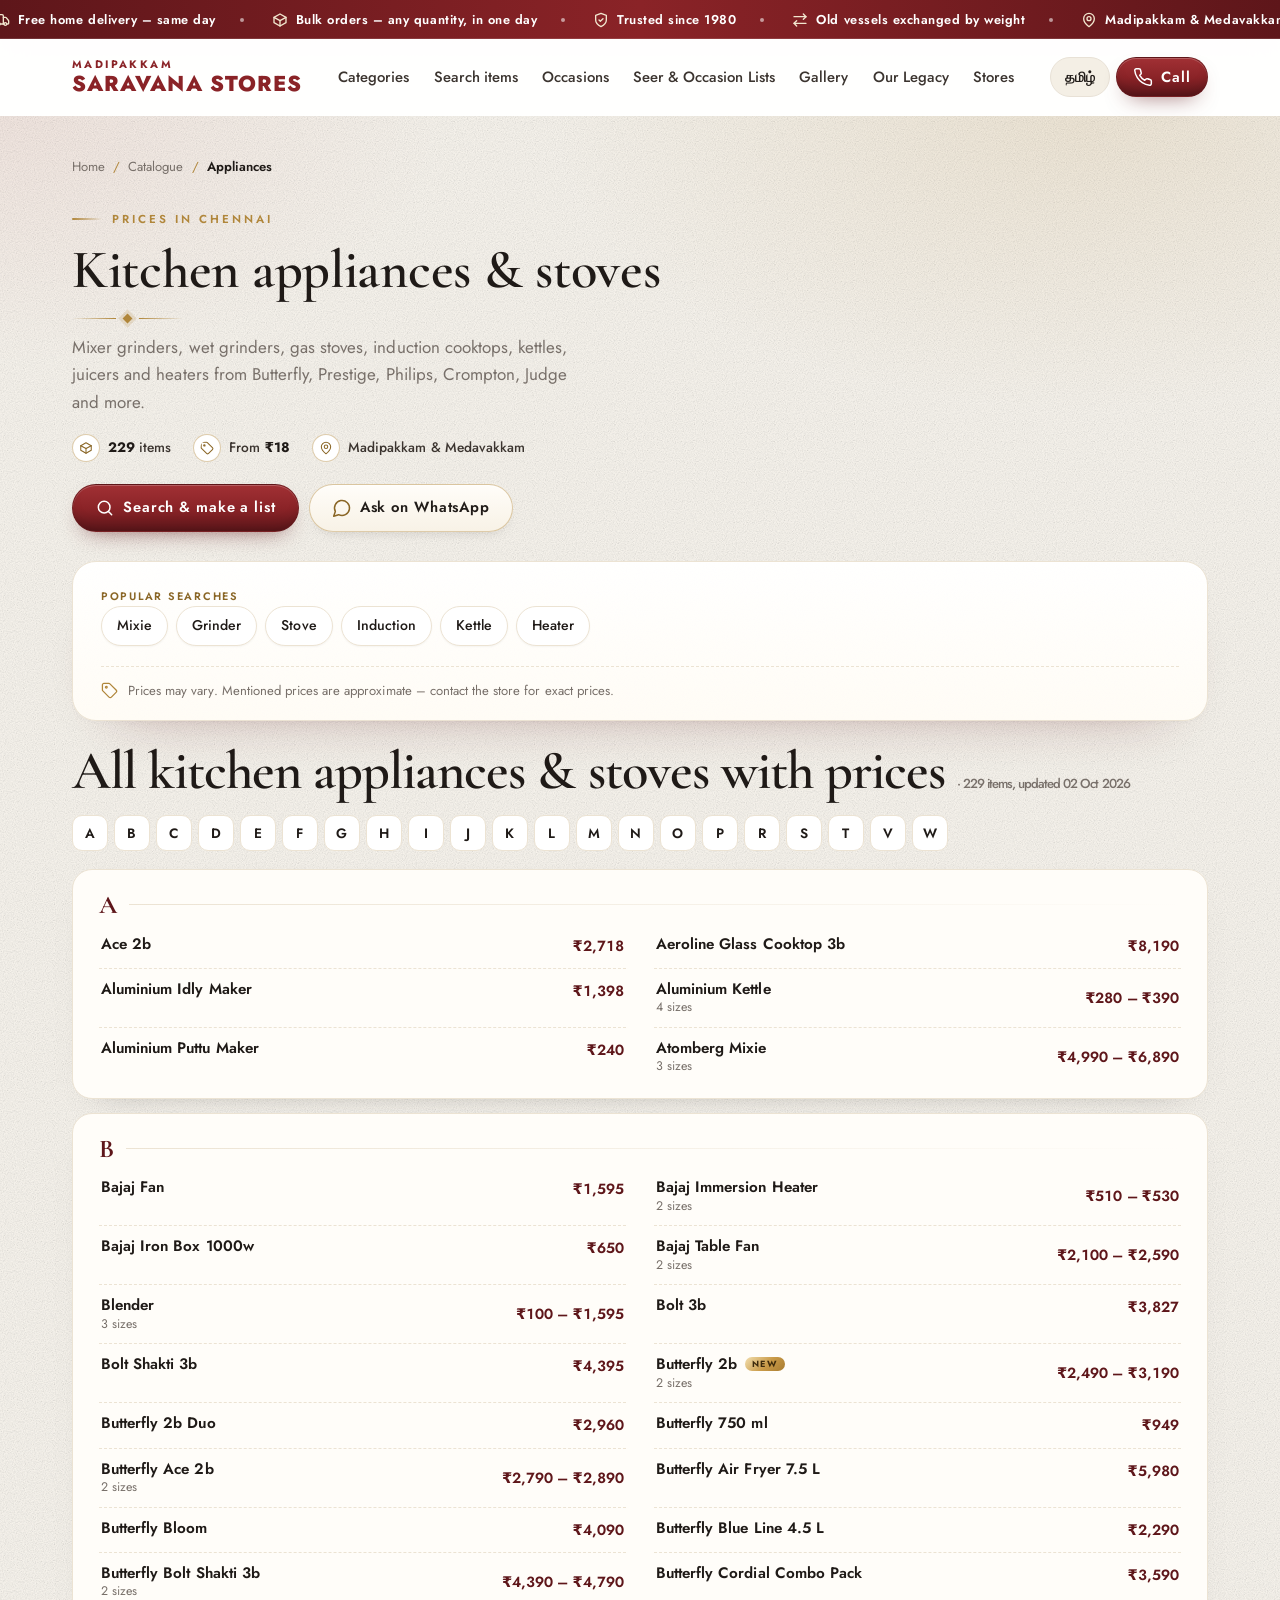
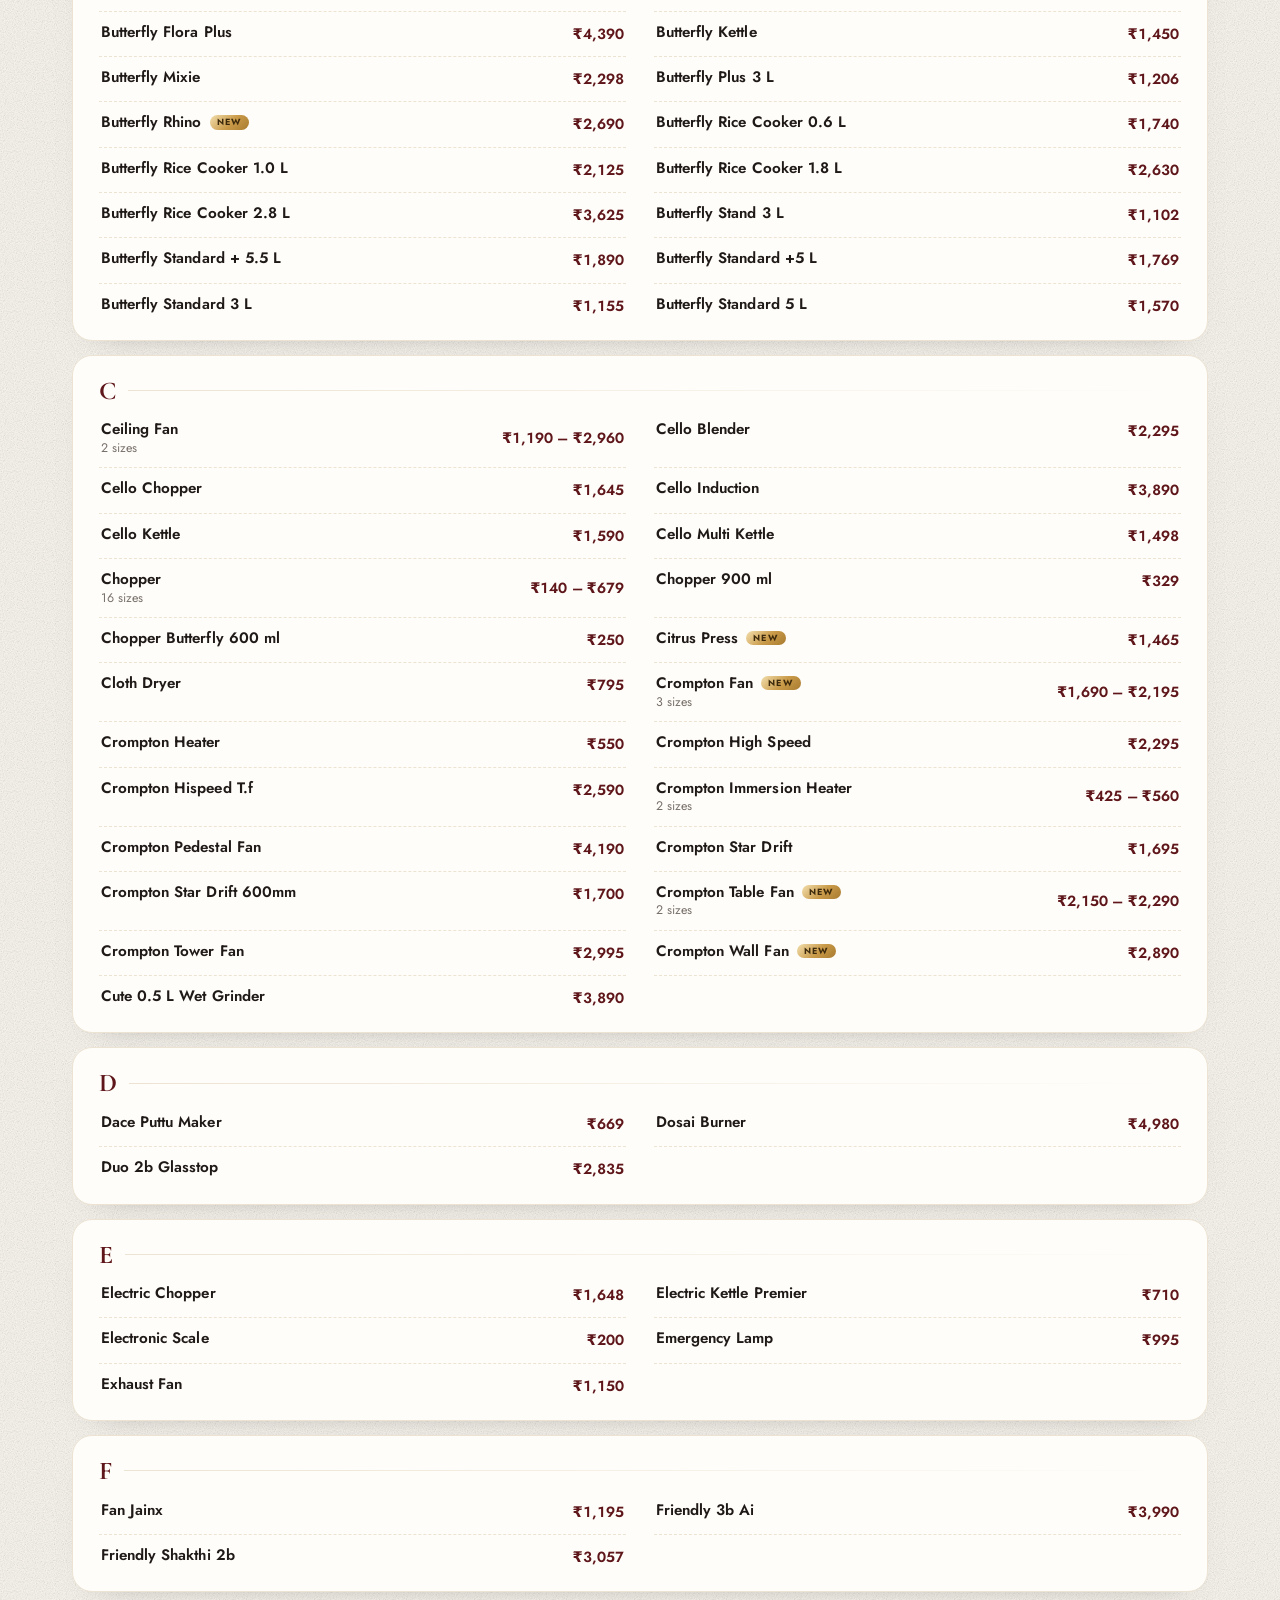
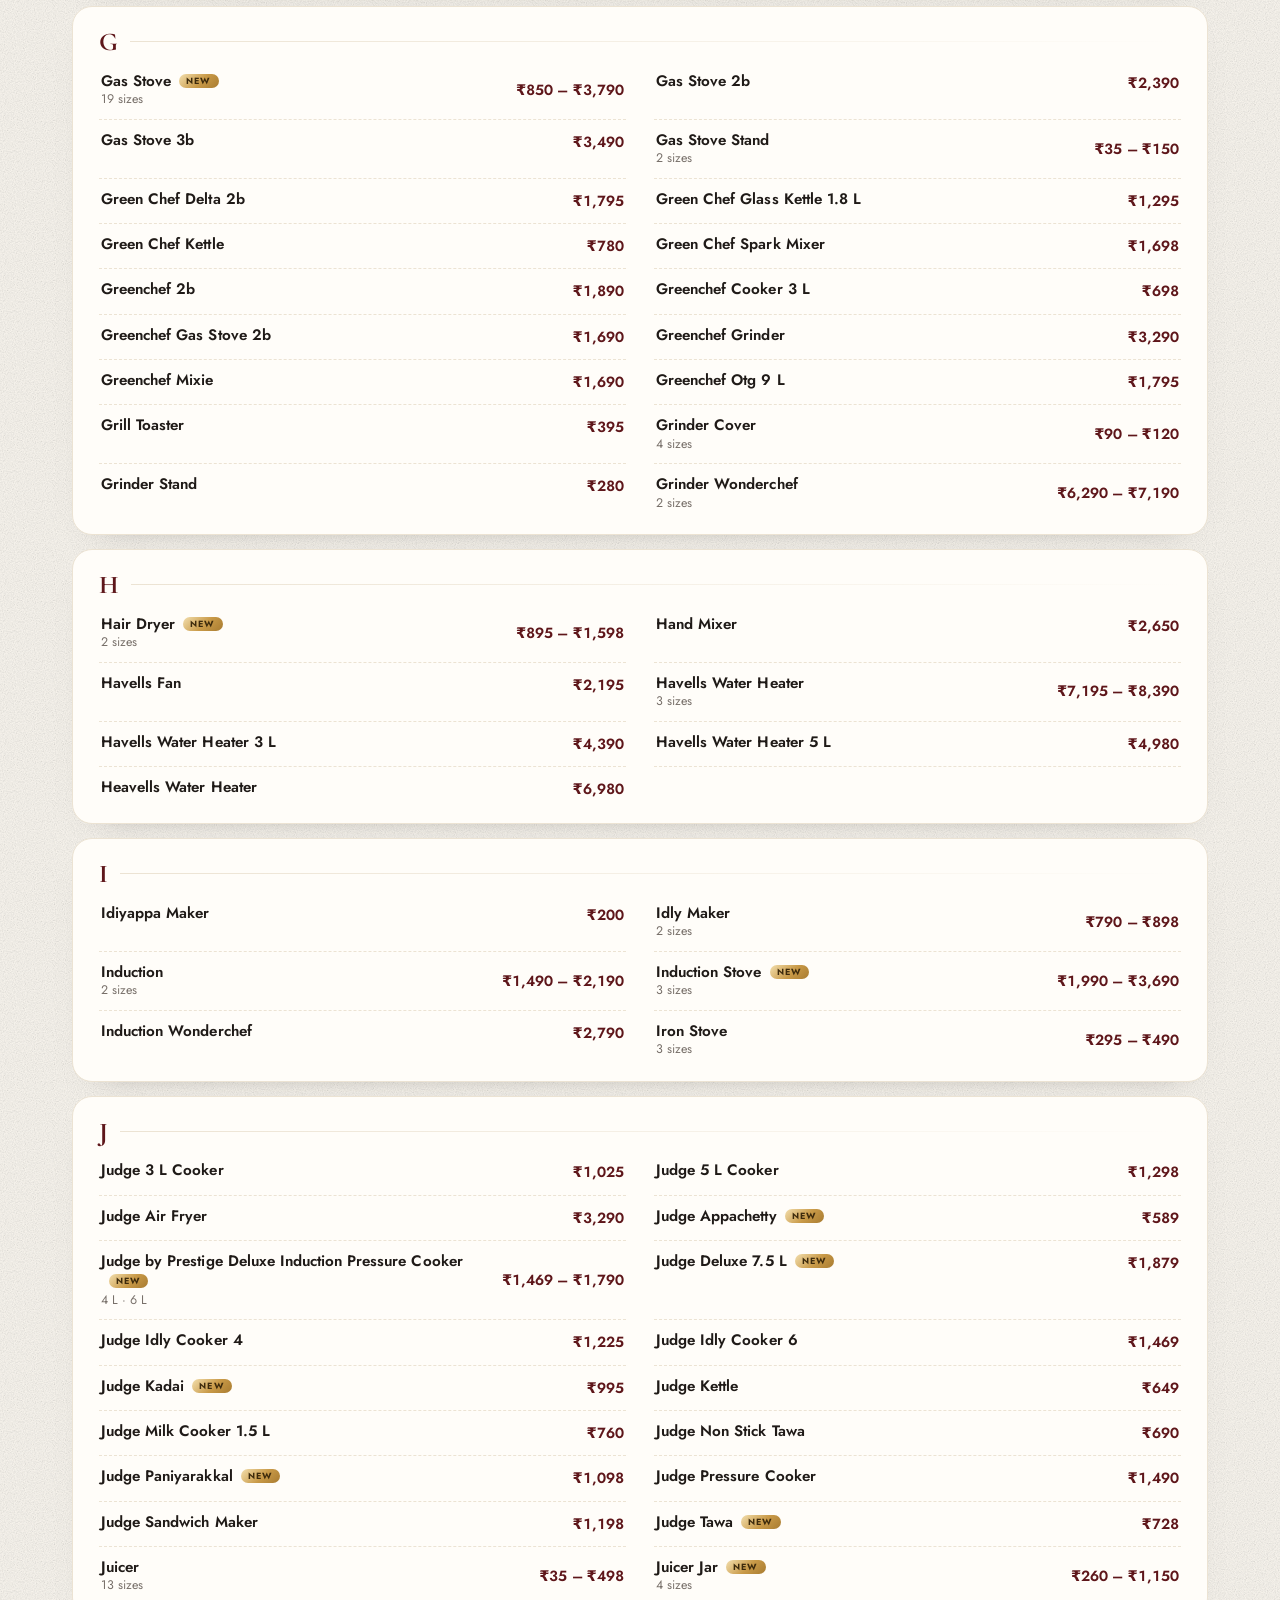
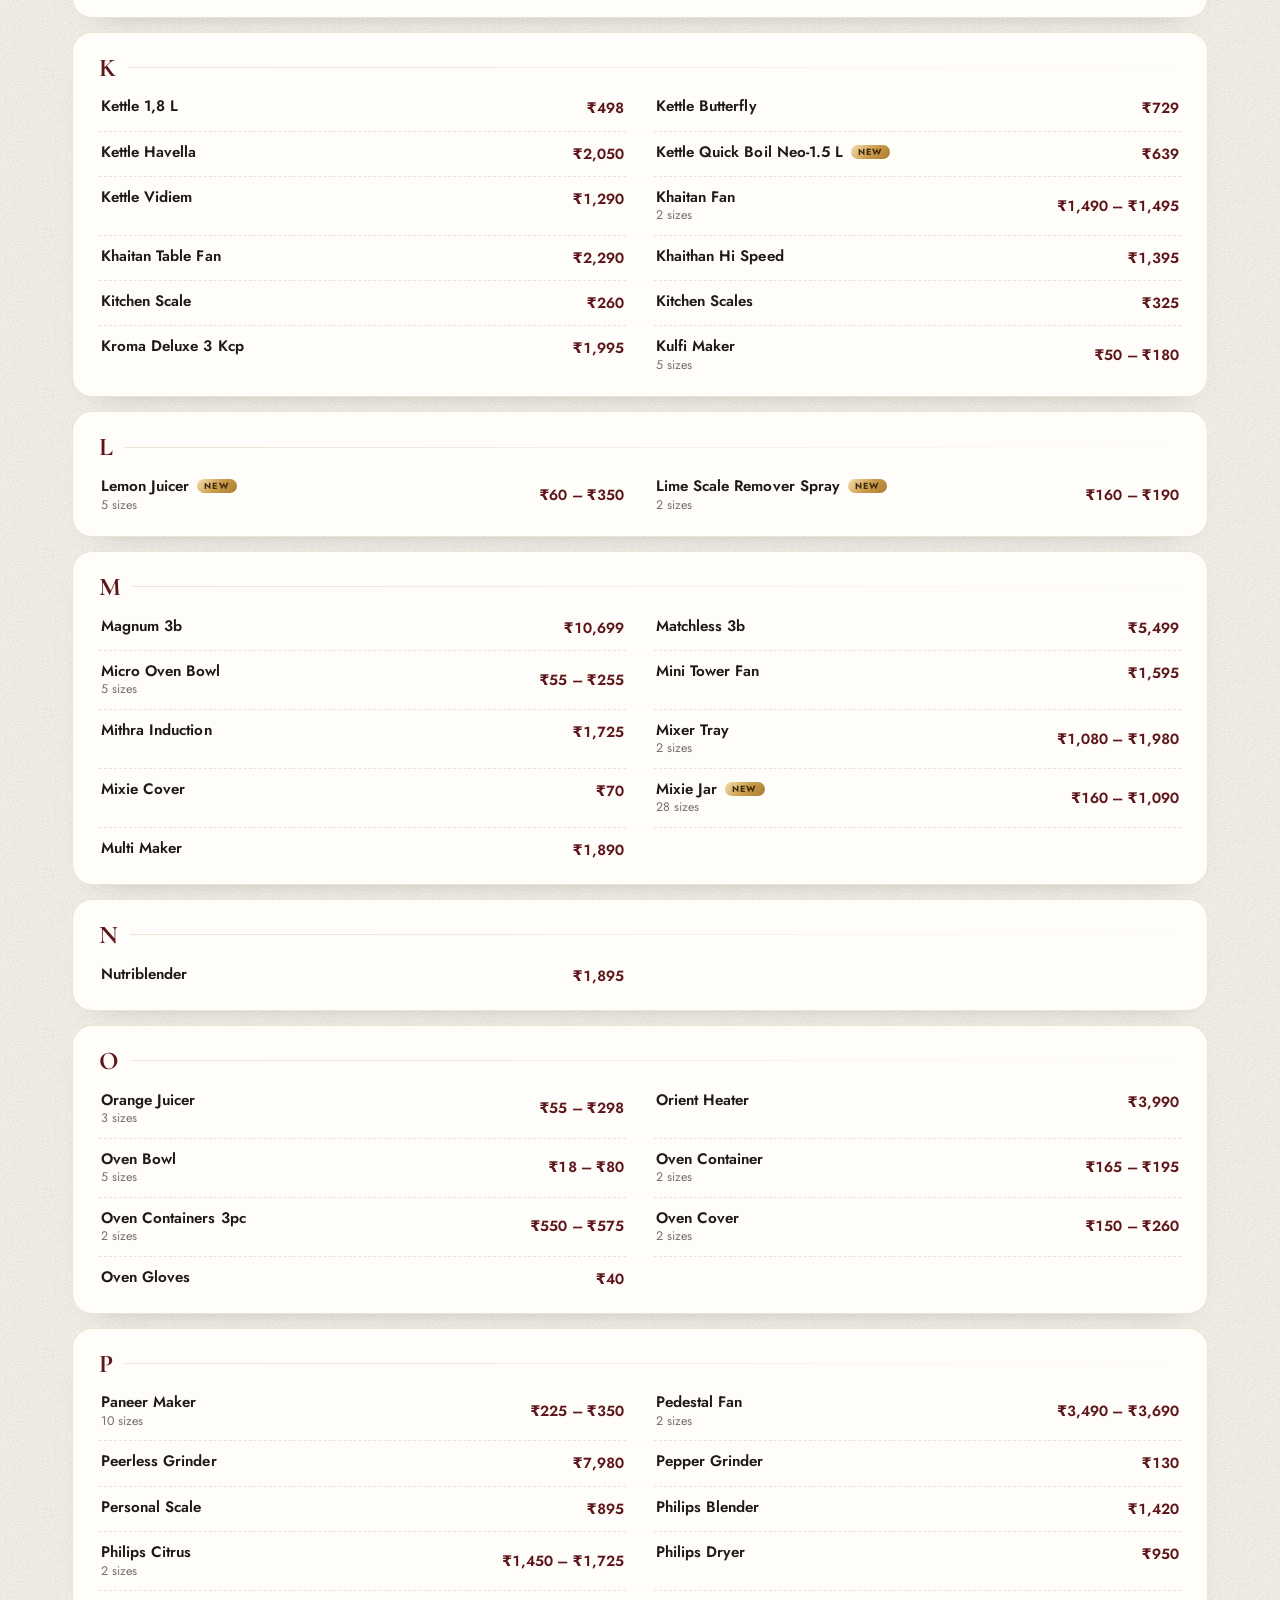
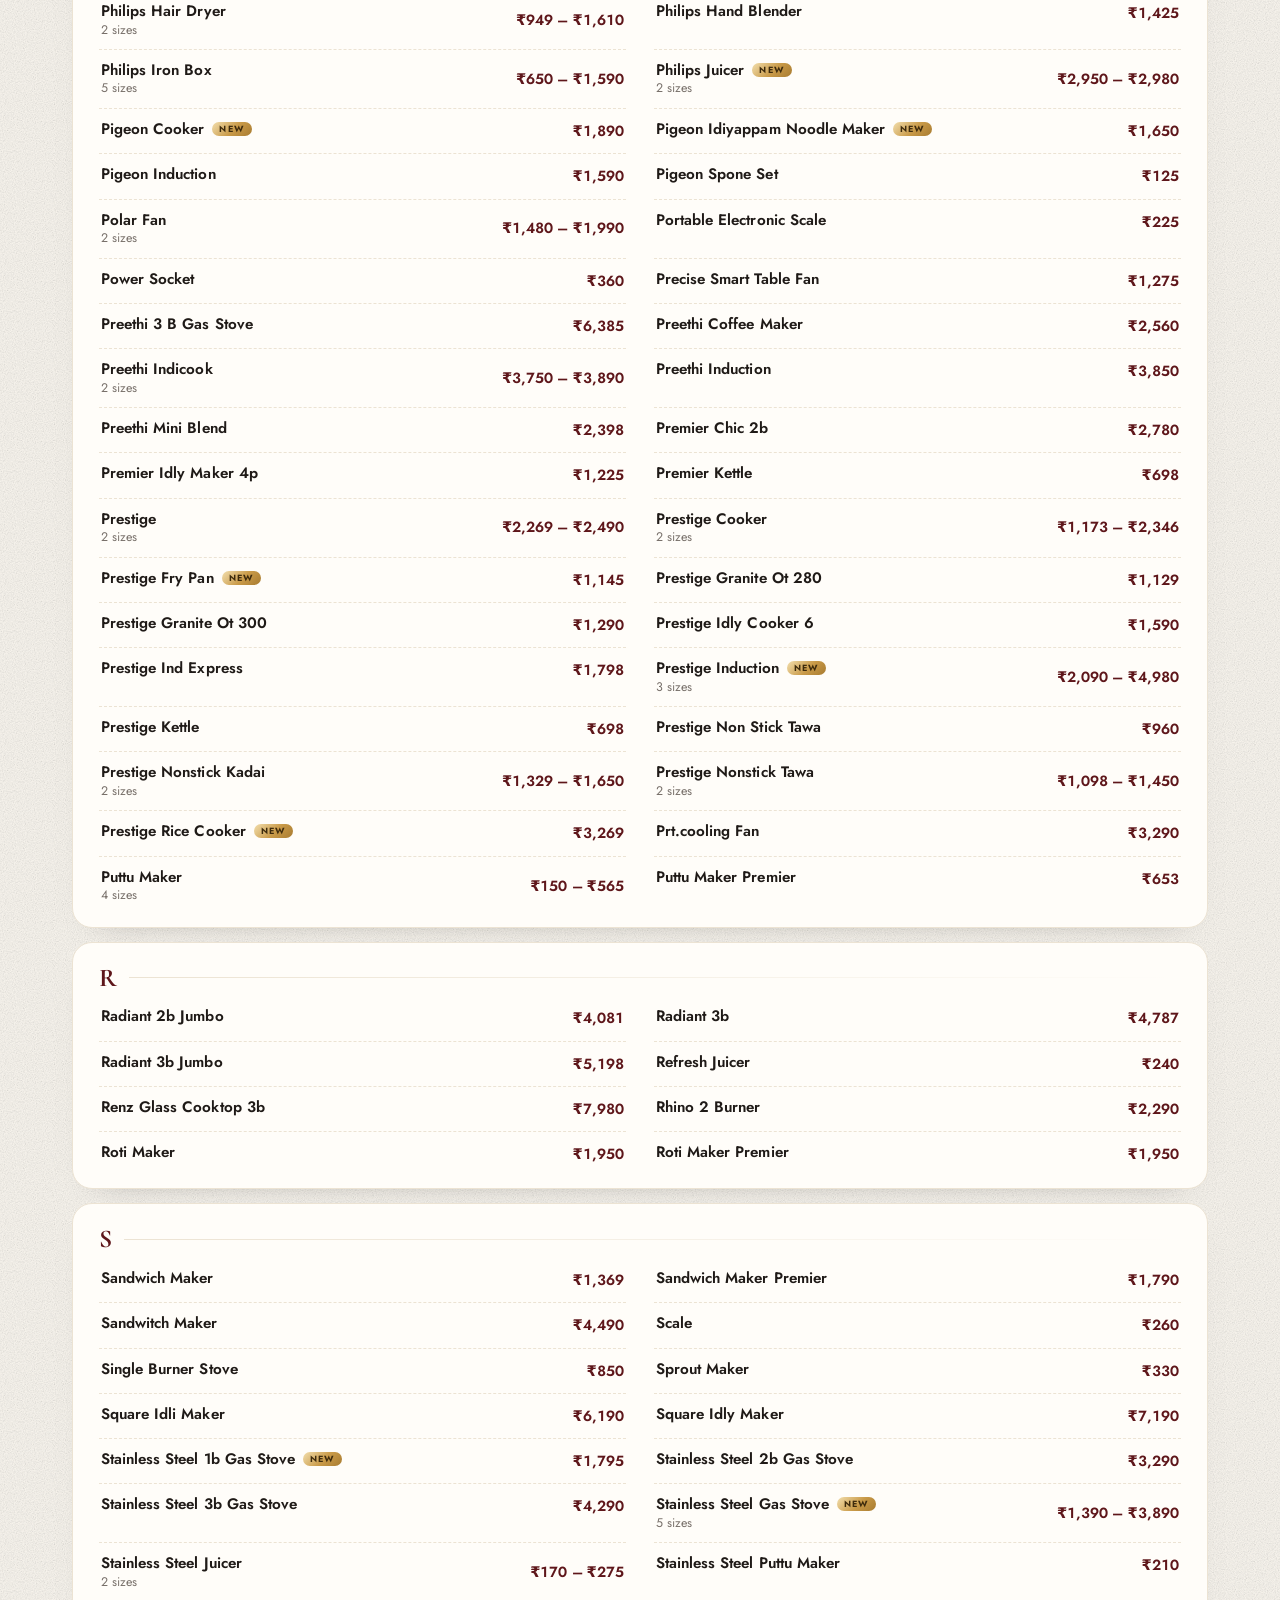
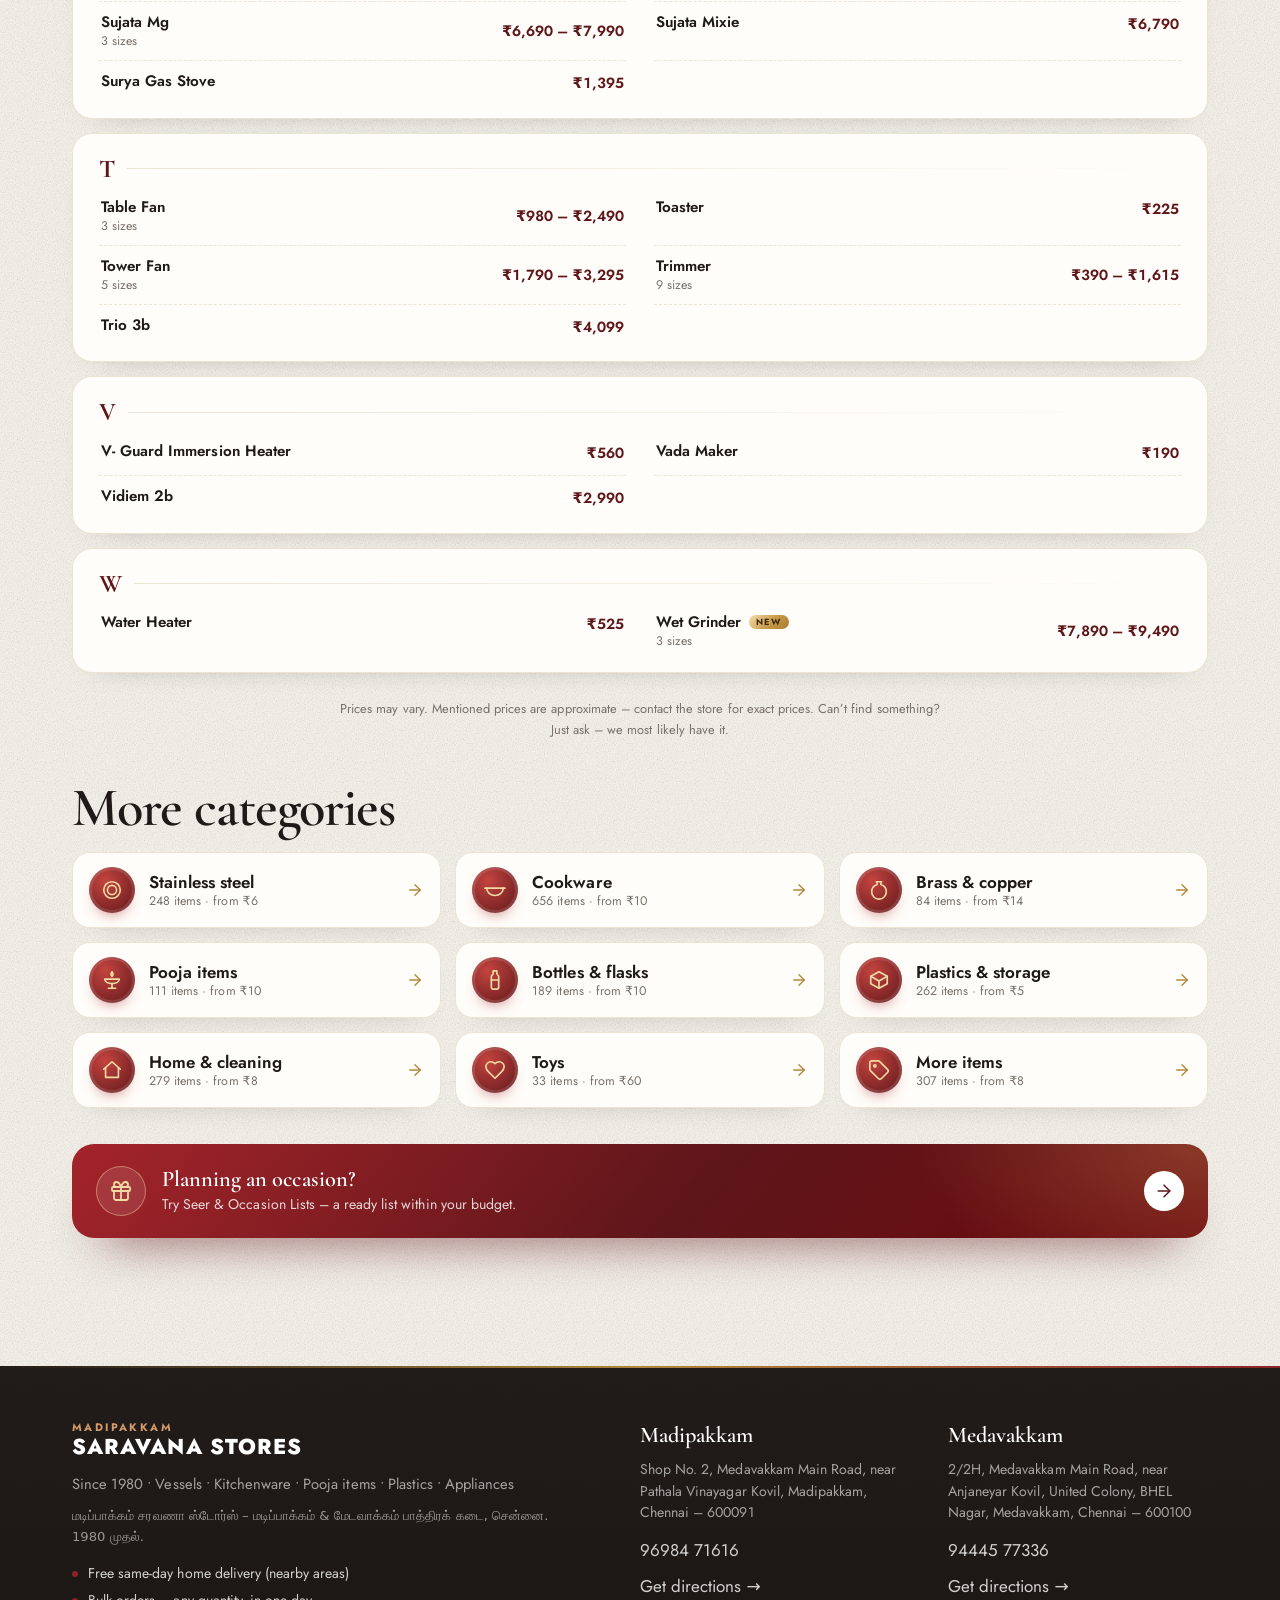
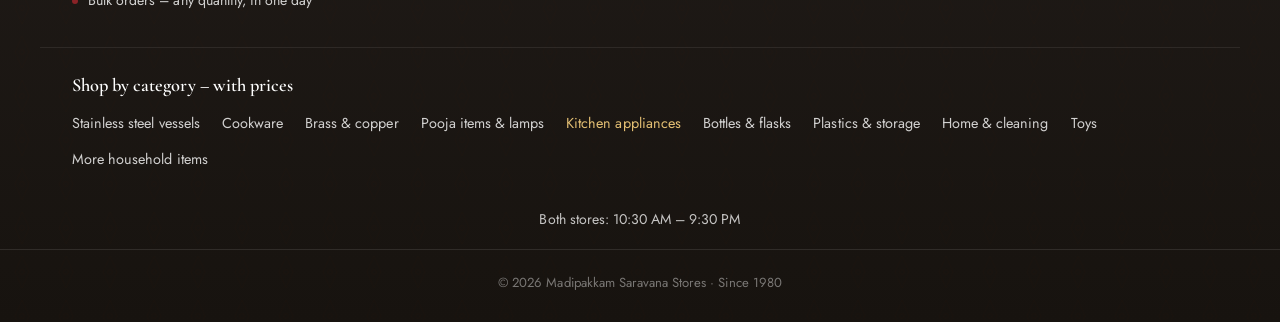
<file: kitchen-appliances.html>
<!doctype html>
<!-- Generated by tools/build_pages.py from index.html + js/catalogue-data.js – edit those, not this file. -->
<html lang="en">
<head>
  <meta charset="utf-8">
  <meta name="viewport" content="width=device-width, initial-scale=1, viewport-fit=cover">
  <!-- Google tag (gtag.js). The tag itself loads just after the page has finished loading, so it doesn't
       slow down the first view; anything sent before that waits in dataLayer and is delivered then. -->
<script>
  window.dataLayer = window.dataLayer || [];
  function gtag(){dataLayer.push(arguments);}
  gtag('js', new Date());

  gtag('config', 'AW-18484151582');
  (function () {
    function loadTag() {
      var s = document.createElement('script');
      s.async = true;
      s.src = 'https://www.googletagmanager.com/gtag/js?id=AW-18484151582';
      document.head.appendChild(s);
    }
    if (document.readyState === 'complete') setTimeout(loadTag, 300);
    else addEventListener('load', function () { setTimeout(loadTag, 300); });
  })();
</script>
  <title>Mixie, Grinder, Stove &amp; Induction Prices | Madipakkam Saravana Stores</title>
  <meta name="description" content="229 appliances items with prices, from ₹18 – mixies, grinders, gas stoves, induction. Madipakkam Saravana Stores, Madipakkam &amp; Medavakkam, Chennai. Since 1980.">
  <meta name="robots" content="index, follow, max-image-preview:large">
  <meta name="author" content="Madipakkam Saravana Stores">
  <meta name="theme-color" content="#8a2327">
  <meta name="format-detection" content="telephone=yes">

  <!-- Local SEO -->
  <meta name="geo.region" content="IN-TN">
  <meta name="geo.placename" content="Madipakkam, Medavakkam, Chennai">
  <meta name="geo.position" content="12.9704899;80.190356">
  <meta name="ICBM" content="12.9704899, 80.190356">

  <!-- The site's web address (tools/build_pages.py changes these for the other pages) -->
  <link rel="canonical" href="https://madipakkamsaravanastores.in/kitchen-appliances.html">
  <meta property="og:url" content="https://madipakkamsaravanastores.in/kitchen-appliances.html">

  <!-- Link previews on WhatsApp, Facebook and X -->
  <meta property="og:type" content="website">
  <meta property="og:site_name" content="Madipakkam Saravana Stores">
  <meta property="og:locale" content="en_IN">
  <meta property="og:locale:alternate" content="ta_IN">
  <meta property="og:title" content="Mixie, Grinder, Stove &amp; Induction Prices | Madipakkam Saravana Stores">
  <meta property="og:description" content="229 appliances items with prices, from ₹18 – mixies, grinders, gas stoves, induction. Madipakkam Saravana Stores, Madipakkam &amp; Medavakkam, Chennai. Since 1980.">
  <meta property="og:image" content="https://madipakkamsaravanastores.in/images/share.jpg">
  <meta property="og:image:width" content="1200">
  <meta property="og:image:height" content="630">
  <meta property="og:image:alt" content="Madipakkam Saravana Stores – store front, since 1980">
  <meta name="twitter:card" content="summary_large_image">
  <meta name="twitter:title" content="Mixie, Grinder, Stove &amp; Induction Prices | Madipakkam Saravana Stores">
  <meta name="twitter:description" content="229 appliances items with prices, from ₹18 – mixies, grinders, gas stoves, induction. Madipakkam Saravana Stores, Madipakkam &amp; Medavakkam, Chennai. Since 1980.">
  <meta name="twitter:image" content="https://madipakkamsaravanastores.in/images/share.jpg">

  <!-- Icons -->
  <link rel="icon" href="icons/favicon.svg" type="image/svg+xml">
  <link rel="icon" href="icons/favicon-32.png" sizes="32x32" type="image/png">
  <link rel="apple-touch-icon" href="icons/apple-touch-icon.png">
  <link rel="manifest" href="site.webmanifest">

  <link rel="preconnect" href="https://fonts.googleapis.com">
  <link rel="preconnect" href="https://fonts.gstatic.com" crossorigin>
  <link rel="preload" as="style" href="https://fonts.googleapis.com/css2?family=Cormorant+Garamond:ital,wght@0,500;0,600;0,700;1,500;1,600&family=Jost:wght@400;500;600;700&family=Anek+Tamil:wght@500;600;700&family=Mukta+Malar:wght@400;500;600;700&display=swap" onload="this.onload=null;this.rel='stylesheet'">
  <noscript><link rel="stylesheet" href="https://fonts.googleapis.com/css2?family=Cormorant+Garamond:ital,wght@0,500;0,600;0,700;1,500;1,600&family=Jost:wght@400;500;600;700&family=Anek+Tamil:wght@500;600;700&family=Mukta+Malar:wght@400;500;600;700&display=swap"></noscript>
  <!-- All of css/*.css in one file – built by tools/build_pages.py (edit the separate files, then run it) -->
  <link rel="stylesheet" href="css/site.min.css">
  <script>
    (function () {
      var nav = performance.getEntriesByType && performance.getEntriesByType('navigation')[0];
      // The splash intro plays once per visit: not after Back, and not when coming from another page of the site
      var back = nav && nav.type === 'back_forward';
      var seen = false;
      try { seen = sessionStorage.getItem('splashSeen') === '1'; } catch (e) {}
      var skip = back || seen;
      document.documentElement.classList.add('js', skip ? 'is-back' : 'js');
      // Start at the top on refresh (browsers otherwise jump back to where you were)
      if ('scrollRestoration' in history) history.scrollRestoration = 'manual';
      if (nav && nav.type === 'reload' && location.hash) history.replaceState(null, '', location.pathname + location.search);
    })();
  </script>
  <script type="application/ld+json">
{
 "@context": "https://schema.org",
 "@graph": [
  {
   "@type": "BreadcrumbList",
   "itemListElement": [
    {
     "@type": "ListItem",
     "position": 1,
     "name": "Home",
     "item": "https://madipakkamsaravanastores.in/"
    },
    {
     "@type": "ListItem",
     "position": 2,
     "name": "Catalogue",
     "item": "https://madipakkamsaravanastores.in/catalogue.html"
    },
    {
     "@type": "ListItem",
     "position": 3,
     "name": "Appliances",
     "item": "https://madipakkamsaravanastores.in/kitchen-appliances.html"
    }
   ]
  },
  {
   "@type": "CollectionPage",
   "@id": "https://madipakkamsaravanastores.in/kitchen-appliances.html",
   "url": "https://madipakkamsaravanastores.in/kitchen-appliances.html",
   "name": "Mixie, Grinder, Stove & Induction Prices",
   "description": "229 appliances items with prices, from ₹18 – mixies, grinders, gas stoves, induction. Madipakkam Saravana Stores, Madipakkam & Medavakkam, Chennai. Since 1980.",
   "inLanguage": "en-IN",
   "dateModified": "2026-10-02",
   "isPartOf": {
    "@type": "WebSite",
    "name": "Madipakkam Saravana Stores",
    "url": "https://madipakkamsaravanastores.in/"
   },
   "publisher": {
    "@id": "https://madipakkamsaravanastores.in/#organization"
   },
   "mainEntity": {
    "@type": "ItemList",
    "numberOfItems": 229,
    "itemListElement": [
     {
      "@type": "ListItem",
      "position": 1,
      "name": "Ace 2b"
     },
     {
      "@type": "ListItem",
      "position": 2,
      "name": "Aeroline Glass Cooktop 3b"
     },
     {
      "@type": "ListItem",
      "position": 3,
      "name": "Aluminium Idly Maker"
     },
     {
      "@type": "ListItem",
      "position": 4,
      "name": "Aluminium Kettle"
     },
     {
      "@type": "ListItem",
      "position": 5,
      "name": "Aluminium Puttu Maker"
     },
     {
      "@type": "ListItem",
      "position": 6,
      "name": "Atomberg Mixie"
     },
     {
      "@type": "ListItem",
      "position": 7,
      "name": "Bajaj Fan"
     },
     {
      "@type": "ListItem",
      "position": 8,
      "name": "Bajaj Immersion Heater"
     },
     {
      "@type": "ListItem",
      "position": 9,
      "name": "Bajaj Iron Box 1000w"
     },
     {
      "@type": "ListItem",
      "position": 10,
      "name": "Bajaj Table Fan"
     },
     {
      "@type": "ListItem",
      "position": 11,
      "name": "Blender"
     },
     {
      "@type": "ListItem",
      "position": 12,
      "name": "Bolt 3b"
     },
     {
      "@type": "ListItem",
      "position": 13,
      "name": "Bolt Shakti 3b"
     },
     {
      "@type": "ListItem",
      "position": 14,
      "name": "Butterfly 2b"
     },
     {
      "@type": "ListItem",
      "position": 15,
      "name": "Butterfly 2b Duo"
     },
     {
      "@type": "ListItem",
      "position": 16,
      "name": "Butterfly 750 ml"
     },
     {
      "@type": "ListItem",
      "position": 17,
      "name": "Butterfly Ace 2b"
     },
     {
      "@type": "ListItem",
      "position": 18,
      "name": "Butterfly Air Fryer 7.5 L"
     },
     {
      "@type": "ListItem",
      "position": 19,
      "name": "Butterfly Bloom"
     },
     {
      "@type": "ListItem",
      "position": 20,
      "name": "Butterfly Blue Line 4.5 L"
     },
     {
      "@type": "ListItem",
      "position": 21,
      "name": "Butterfly Bolt Shakti 3b"
     },
     {
      "@type": "ListItem",
      "position": 22,
      "name": "Butterfly Cordial Combo Pack"
     },
     {
      "@type": "ListItem",
      "position": 23,
      "name": "Butterfly Flora Plus"
     },
     {
      "@type": "ListItem",
      "position": 24,
      "name": "Butterfly Kettle"
     },
     {
      "@type": "ListItem",
      "position": 25,
      "name": "Butterfly Mixie"
     },
     {
      "@type": "ListItem",
      "position": 26,
      "name": "Butterfly Plus 3 L"
     },
     {
      "@type": "ListItem",
      "position": 27,
      "name": "Butterfly Rhino"
     },
     {
      "@type": "ListItem",
      "position": 28,
      "name": "Butterfly Rice Cooker 0.6 L"
     },
     {
      "@type": "ListItem",
      "position": 29,
      "name": "Butterfly Rice Cooker 1.0 L"
     },
     {
      "@type": "ListItem",
      "position": 30,
      "name": "Butterfly Rice Cooker 1.8 L"
     }
    ]
   }
  }
 ]
}
  </script>
</head>
<body>

<!-- Icon sprite -->
<svg width="0" height="0" style="position:absolute" aria-hidden="true">
  <defs>
    <symbol id="i-phone" viewBox="0 0 24 24"><path d="M22 16.92v3a2 2 0 0 1-2.18 2 19.8 19.8 0 0 1-8.63-3.07 19.5 19.5 0 0 1-6-6A19.8 19.8 0 0 1 2.12 4.18 2 2 0 0 1 4.11 2h3a2 2 0 0 1 2 1.72c.13.96.36 1.9.7 2.81a2 2 0 0 1-.45 2.11L8.09 9.91a16 16 0 0 0 6 6l1.27-1.27a2 2 0 0 1 2.11-.45c.91.34 1.85.57 2.81.7A2 2 0 0 1 22 16.92z"/></symbol>
    <symbol id="i-chat" viewBox="0 0 24 24"><path d="M7.9 20A9 9 0 1 0 4 16.1L2 22Z"/></symbol>
    <symbol id="i-pin" viewBox="0 0 24 24"><path d="M20 10c0 6-8 12-8 12s-8-6-8-12a8 8 0 0 1 16 0Z"/><circle cx="12" cy="10" r="3"/></symbol>
    <symbol id="i-nav" viewBox="0 0 24 24"><path d="M3 11 22 2l-9 19-2-8-8-2z"/></symbol>
    <symbol id="i-clock" viewBox="0 0 24 24"><circle cx="12" cy="12" r="10"/><path d="M12 6v6l4 2"/></symbol>
    <symbol id="i-truck" viewBox="0 0 24 24"><path d="M14 18V6a2 2 0 0 0-2-2H4a2 2 0 0 0-2 2v11a1 1 0 0 0 1 1h2"/><path d="M15 18H9"/><path d="M19 18h2a1 1 0 0 0 1-1v-3.65a1 1 0 0 0-.22-.62l-3.48-4.35A1 1 0 0 0 17.52 8H14"/><circle cx="17" cy="18" r="2"/><circle cx="7" cy="18" r="2"/></symbol>
    <symbol id="i-wrench" viewBox="0 0 24 24"><path d="M14.7 6.3a1 1 0 0 0 0 1.4l1.6 1.6a1 1 0 0 0 1.4 0l3.77-3.77a6 6 0 0 1-7.94 7.94l-6.91 6.91a2.12 2.12 0 0 1-3-3l6.91-6.91a6 6 0 0 1 7.94-7.94l-3.76 3.76z"/></symbol>
    <symbol id="i-gift" viewBox="0 0 24 24"><rect x="3" y="8" width="18" height="4" rx="1"/><path d="M12 8v13"/><path d="M19 12v7a2 2 0 0 1-2 2H7a2 2 0 0 1-2-2v-7"/><path d="M7.5 8a2.5 2.5 0 0 1 0-5C9.5 3 11 5 12 8c1-3 2.5-5 4.5-5a2.5 2.5 0 0 1 0 5"/></symbol>
    <symbol id="i-tag" viewBox="0 0 24 24"><path d="M12.59 2.59A2 2 0 0 0 11.17 2H4a2 2 0 0 0-2 2v7.17a2 2 0 0 0 .59 1.42l8.7 8.7a2.43 2.43 0 0 0 3.42 0l6.58-6.58a2.43 2.43 0 0 0 0-3.42z"/><circle cx="7.5" cy="7.5" r="1.2"/></symbol>
    <symbol id="i-eye" viewBox="0 0 24 24"><path d="M2.06 12.35a1 1 0 0 1 0-.7 10.75 10.75 0 0 1 19.88 0 1 1 0 0 1 0 .7 10.75 10.75 0 0 1-19.88 0"/><circle cx="12" cy="12" r="3"/></symbol>
    <symbol id="i-heart" viewBox="0 0 24 24"><path d="M19 14c1.49-1.46 3-3.21 3-5.5A5.5 5.5 0 0 0 16.5 3c-1.76 0-3 .5-4.5 2-1.5-1.5-2.74-2-4.5-2A5.5 5.5 0 0 0 2 8.5c0 2.3 1.5 4.05 3 5.5l7 7Z"/></symbol>
    <symbol id="i-arrow" viewBox="0 0 24 24"><path d="M5 12h14"/><path d="m12 5 7 7-7 7"/></symbol>
    <symbol id="i-check" viewBox="0 0 24 24"><path d="M20 6 9 17l-5-5"/></symbol>
    <symbol id="i-star" viewBox="0 0 24 24"><path d="M12 2.5l2.9 6.1 6.6.8-4.9 4.6 1.3 6.6L12 17.3l-5.9 3.3 1.3-6.6L2.5 9.4l6.6-.8z"/></symbol>
    <symbol id="i-menu" viewBox="0 0 24 24"><path d="M4 7h16M4 12h16M4 17h16"/></symbol>
    <symbol id="i-x" viewBox="0 0 24 24"><path d="M18 6 6 18M6 6l12 12"/></symbol>
    <symbol id="i-left" viewBox="0 0 24 24"><path d="m15 18-6-6 6-6"/></symbol>
    <symbol id="i-right" viewBox="0 0 24 24"><path d="m9 18 6-6-6-6"/></symbol>
    <symbol id="i-box" viewBox="0 0 24 24"><path d="M21 8 12 3 3 8v8l9 5 9-5Z"/><path d="m3 8 9 5 9-5"/><path d="M12 13v8"/></symbol>
    <symbol id="i-shield" viewBox="0 0 24 24"><path d="M12 22s8-4 8-10V5l-8-3-8 3v7c0 6 8 10 8 10Z"/><path d="m9 12 2 2 4-4"/></symbol>
    <symbol id="i-bolt" viewBox="0 0 24 24"><path d="M13 2 3 14h9l-1 8 10-12h-9l1-8z"/></symbol>
    <symbol id="i-search" viewBox="0 0 24 24"><circle cx="11" cy="11" r="7"/><path d="m20 20-3.5-3.5"/></symbol>
    <symbol id="i-plus" viewBox="0 0 24 24"><path d="M12 5v14M5 12h14"/></symbol>
    <symbol id="i-minus" viewBox="0 0 24 24"><path d="M5 12h14"/></symbol>
    <symbol id="i-list" viewBox="0 0 24 24"><path d="M9 6h11M9 12h11M9 18h11"/><path d="M4 6h.01M4 12h.01M4 18h.01"/></symbol>
    <symbol id="i-swap" viewBox="0 0 24 24"><path d="m17 3 4 4-4 4"/><path d="M3 7h18"/><path d="m7 21-4-4 4-4"/><path d="M21 17H3"/></symbol>
    <symbol id="i-trash" viewBox="0 0 24 24"><path d="M3 6h18"/><path d="M8 6V4h8v2"/><path d="m19 6-1 14H6L5 6"/></symbol>
    <symbol id="i-pot" viewBox="0 0 24 24"><path d="M9 3h6"/><path d="M10 3v3c-3 1-6 4-6 8a8 8 0 0 0 16 0c0-4-3-7-6-8V3"/></symbol>
    <symbol id="i-lamp" viewBox="0 0 24 24"><path d="M12 3c1.5 2 1.5 3.5 0 5-1.5-1.5-1.5-3 0-5z"/><path d="M4 11h16c0 3-3.5 5-8 5s-8-2-8-5z"/><path d="M12 16v4M8 21h8"/></symbol>
    <symbol id="i-pan" viewBox="0 0 24 24"><path d="M3 10h18c0 4.5-4 8-9 8s-9-3.5-9-8z"/><path d="M1 10h2M21 10h2"/></symbol>
    <symbol id="i-plate" viewBox="0 0 24 24"><circle cx="12" cy="12" r="9"/><circle cx="12" cy="12" r="5"/></symbol>
    <symbol id="i-bottle" viewBox="0 0 24 24"><path d="M10 2h4v3l2 3v12a2 2 0 0 1-2 2h-4a2 2 0 0 1-2-2V8l2-3z"/><path d="M8 12h8"/></symbol>
    <symbol id="i-home" viewBox="0 0 24 24"><path d="m3 11 9-8 9 8"/><path d="M5 10v10h14V10"/></symbol>
    <symbol id="p-agal" viewBox="0 0 24 24"><path d="M12 3.5c1.4 1.6 1.4 3 0 4.3-1.4-1.3-1.4-2.7 0-4.3z" style="fill:var(--if,none)"/><path d="M3.5 11.5h17c-.6 3.2-4 5.5-8.5 5.5s-7.9-2.3-8.5-5.5z" style="fill:var(--if,none)"/><path d="M12 7.8v3.7"/><path d="M9 17v2.5h6V17"/><path d="M7 21h10"/></symbol>
    <symbol id="p-kudam" viewBox="0 0 24 24"><path d="M9 2.8h6"/><path d="M10 2.8v2.6"/><path d="M14 2.8v2.6"/><path d="M10 5.4C6.4 6.5 4.5 9.6 4.5 13a7.5 7.5 0 0 0 15 0c0-3.4-1.9-6.5-5.5-7.6z" style="fill:var(--if,none)"/><path d="M5.3 11.3h13.4" opacity=".55"/></symbol>
    <symbol id="p-plate" viewBox="0 0 24 24"><circle cx="12" cy="12" r="9" style="fill:var(--if,none)"/><circle cx="12" cy="12" r="5.5"/><path d="M8.5 7.6a5.5 5.5 0 0 1 3.5-1.1" opacity=".6"/></symbol>
    <symbol id="p-bottle" viewBox="0 0 24 24"><path d="M9.5 2.5h5v2.8l2 3V20a2 2 0 0 1-2 2h-5a2 2 0 0 1-2-2V8.3l2-3z" style="fill:var(--if,none)"/><path d="M9.5 5.3h5"/><path d="M7.5 12h9M7.5 16h9" opacity=".55"/></symbol>
    <symbol id="p-kadai" viewBox="0 0 24 24"><path d="M3.5 10h17c0 4.6-3.8 8-8.5 8s-8.5-3.4-8.5-8z" style="fill:var(--if,none)"/><path d="M2.5 10h19"/><path d="M1 8.6 3 10M23 8.6 21 10"/><path d="M6 13.2h12" opacity=".55"/></symbol>
    <symbol id="p-agarbathi" viewBox="0 0 24 24"><path d="M4.5 21h15"/><path d="M7.5 21c0-2.3 2-3.8 4.5-3.8s4.5 1.5 4.5 3.8z" style="fill:var(--if,none)"/><path d="M12 17.2V8.2M10.3 17.4 7.4 9M13.7 17.4 16.6 9"/><path d="M12 8.2c.7-.8.7-1.6 0-2.4-.7.8-.7 1.6 0 2.4z" style="fill:var(--if,none)"/><path d="M7.4 9c.4-.9.2-1.7-.6-2.3-.4.9-.2 1.7.6 2.3z" style="fill:var(--if,none)"/><path d="M16.6 9c-.4-.9-.2-1.7.6-2.3.4.9.2 1.7-.6 2.3z" style="fill:var(--if,none)"/><path d="M12 5c-.9-.9.9-1.8 0-2.9M6.4 6.1c-.9-.8.4-1.8-.4-2.8M17.6 6.1c.9-.8-.4-1.8.4-2.8" opacity=".55"/></symbol>
    <symbol id="p-perfume" viewBox="0 0 24 24"><rect x="7" y="10" width="11" height="11" rx="2.6" style="fill:var(--if,none)"/><path d="M10.3 10V7.6h4.4V10"/><rect x="9.6" y="5.2" width="5.8" height="2.4" rx=".8" style="fill:var(--if,none)"/><path d="M9.6 6.4H7.4"/><path d="M5 4.6h.01M4 6.4h.01M5 8.2h.01M2.6 5.4h.01M2.6 7.4h.01" stroke-width="2.2"/><path d="M15.4 6.4h2.2c1.4 0 2.1-.9 2.4-2"/><circle cx="20.4" cy="3" r="1.3" style="fill:var(--if,none)"/><path d="M9.5 14.5h6" opacity=".55"/><path d="M9.5 17.2h3.5" opacity=".4"/></symbol>
    <symbol id="p-chimta" viewBox="0 0 24 24"><circle cx="12" cy="3.6" r="1.6"/><path d="M11 5 6.2 19.6a1 1 0 0 0 .7 1.3l.6.1a1 1 0 0 0 1.1-.6L12.4 6" style="fill:var(--if,none)"/><path d="M13 5l4.8 14.6a1 1 0 0 1-.7 1.3l-.6.1a1 1 0 0 1-1.1-.6L11.6 6" style="fill:var(--if,none)"/><path d="M8.8 12.5l2.1.6M15.2 12.5l-2.1.6" opacity=".55"/></symbol>
    <symbol id="p-board" viewBox="0 0 24 24"><rect x="2.5" y="7.5" width="15" height="13" rx="3" style="fill:var(--if,none)"/><circle cx="5.6" cy="10.6" r="1"/><path d="M5 17.5h7" opacity=".5"/><path d="M9.2 16.2 7 18.4"/><path d="M9.2 16.2 20.3 5.1c.5 3.3-1.4 6.5-6.3 8.9z" style="fill:var(--if,none)"/></symbol>
    <symbol id="p-clock" viewBox="0 0 24 24"><circle cx="12" cy="12" r="9" style="fill:var(--if,none)"/><circle cx="12" cy="12" r="7" opacity=".45"/><path d="M12 3.8v1.6M12 18.6v1.6M3.8 12h1.6M18.6 12h1.6"/><path d="M12 7.4V12l3.2 2"/><circle cx="12" cy="12" r=".8"/></symbol>
    <symbol id="p-clothstand" viewBox="0 0 24 24"><path d="M2.5 6.5h19"/><path d="M4 6.5 5.3 20M20 6.5 18.7 20"/><path d="M5.3 20l3.3-4.2 3.4 4.2 3.4-4.2 3.3 4.2"/><path d="M5.6 6.5h4.2v6.8L7.7 12.2l-2.1 1.1z" style="fill:var(--if,none)"/><path d="M13 6.5l-1.8 1.9 1.3 1.1V14h5.6V9.5l1.3-1.1-1.8-1.9h-1.3a1.5 1.5 0 0 1-3 0z" style="fill:var(--if,none)"/></symbol>
    <symbol id="p-milkboiler" viewBox="0 0 24 24"><path d="M5 9h12v8.5A3.5 3.5 0 0 1 13.5 21h-5A3.5 3.5 0 0 1 5 17.5z" style="fill:var(--if,none)"/><path d="M4 9h14"/><path d="M5 10.5 2.6 9.2"/><path d="M8 9c0-1.6 1.3-2.6 3-2.6s3 1 3 2.6"/><path d="M11 6.4V4.6"/><path d="M9.6 4.6h2.8"/><path d="M17 12h2.5"/><path d="M7 14.5h8" opacity=".5"/></symbol>
    <symbol id="p-strainer" viewBox="0 0 24 24"><circle cx="9" cy="11" r="6.2" style="fill:var(--if,none)"/><path d="M15.2 11H22"/><path d="M5.6 8.2l6.8 5.6M5.6 13.8l6.8-5.6M3.8 11h10.4M9 5.8v10.4" opacity=".45"/></symbol>
    <symbol id="p-coffeefilter" viewBox="0 0 24 24"><rect x="7" y="3.5" width="10" height="6" rx="1" style="fill:var(--if,none)"/><path d="M6 9.5h12"/><path d="M7 9.5v9A2.5 2.5 0 0 0 9.5 21h5a2.5 2.5 0 0 0 2.5-2.5v-9" style="fill:var(--if,none)"/><circle cx="12" cy="2.3" r=".9"/><path d="M9 6.5h6M8.5 14.5h7" opacity=".5"/></symbol>
    <symbol id="p-press" viewBox="0 0 24 24"><rect x="7.5" y="6" width="9" height="12" rx="1" style="fill:var(--if,none)"/><path d="M6.5 6h11M6.5 18h11"/><path d="M12 6V2.5"/><path d="M8.5 2.5h7"/><path d="M10 18l-.6 3.2M12 18v3.5M14 18l.6 3.2" opacity=".65"/><path d="M7.5 12h9" opacity=".45"/></symbol>
    <symbol id="p-mould" viewBox="0 0 24 24"><path d="M3 10h18l-2 9H5z" style="fill:var(--if,none)"/><path d="M3 10c1.5-2 3-2 4.5 0s3 2 4.5 0 3-2 4.5 0 3 2 4.5 0"/><path d="M7 10.8l1 8.2M12 11v8M17 10.8 16 19" opacity=".5"/></symbol>
    <symbol id="p-rolling" viewBox="0 0 24 24"><circle cx="11.5" cy="14.5" r="6.8" style="fill:var(--if,none)"/><path d="M5 9.5 18.5 6" stroke-width="2.6"/><path d="M2.4 10.2l2.2-.6M18.9 5.9l2.2-.6"/></symbol>
    <symbol id="p-manai" viewBox="0 0 24 24"><rect x="3" y="9" width="18" height="4" rx="1.3" style="fill:var(--if,none)"/><path d="M5 13v4.5M19 13v4.5M8.5 13v2.5M15.5 13v2.5"/><path d="M6 11h12" opacity=".5"/></symbol>
    <symbol id="p-arivalmanai" viewBox="0 0 24 24"><rect x="3" y="17.5" width="16" height="3.2" rx="1" style="fill:var(--if,none)"/><path d="M8.5 17.5V9.5c0-3.4 2.6-6 6.2-6.4-1.2 3-2.2 5.4-2.2 8.6v5.8" style="fill:var(--if,none)"/><path d="M10.5 12h2" opacity=".5"/></symbol>
    <symbol id="p-muram" viewBox="0 0 24 24"><path d="M3.5 8.5h17l-1.6 9.4a2 2 0 0 1-2 1.6H7.1a2 2 0 0 1-2-1.6z" style="fill:var(--if,none)"/><path d="M3.5 8.5c3 2.2 14 2.2 17 0"/><path d="M8 12.5l.8 5M12 12.8v4.8M16 12.5l-.8 5" opacity=".45"/></symbol>
    <symbol id="p-churner" viewBox="0 0 24 24"><path d="M12 2.5v13"/><path d="M8.5 6.5h7"/><circle cx="12" cy="16" r="1.7" style="fill:var(--if,none)"/><path d="M12 17.7v3.8M10.4 16.6l-3.6 3.2M13.6 16.6l3.6 3.2M10.3 15.6 6.3 14.6M13.7 15.6l4-1"/></symbol>
    <symbol id="p-ural" viewBox="0 0 24 24"><path d="M5 11h14l-1.5 6.5A3 3 0 0 1 14.6 20H9.4a3 3 0 0 1-2.9-2.5z" style="fill:var(--if,none)"/><path d="M4 11h16"/><path d="M14 11 18.4 3.6"/><circle cx="18.8" cy="3" r="1.3" style="fill:var(--if,none)"/><path d="M8 20.8h8"/></symbol>
    <symbol id="p-lighter" viewBox="0 0 24 24"><path d="M2.5 8.5h11l2-1.5h4v5h-4l-2-1.5h-11z" style="fill:var(--if,none)"/><path d="M7.5 10.5v7a1.5 1.5 0 0 0 1.5 1.5h1a1.5 1.5 0 0 0 1.5-1.5v-7"/><path d="M21 8l1.5-1M21 11.5l1.5 1" opacity=".6"/></symbol>
    <symbol id="p-cylinder" viewBox="0 0 24 24"><path d="M7 7.5h10v11a2.5 2.5 0 0 1-2.5 2.5h-5A2.5 2.5 0 0 1 7 18.5z" style="fill:var(--if,none)"/><path d="M7 7.5c0-2 2.2-3 5-3s5 1 5 3"/><path d="M10.5 4.5V2.8h3v1.7"/><path d="M7 12.5h10" opacity=".5"/></symbol>
    <symbol id="p-fan" viewBox="0 0 24 24"><circle cx="12" cy="9" r="6.5" style="fill:var(--if,none)"/><circle cx="12" cy="9" r="1.2"/><path d="M12 7.8c-.5-2.2.3-3.6 1.8-4M13.1 9.7c2 1 2.6 2.6 1.8 4M10.9 9.4c-2.1-.5-3.3.3-3.9 1.8" opacity=".75"/><path d="M12 15.5V20"/><path d="M8 21h8"/></symbol>
    <symbol id="p-heater" viewBox="0 0 24 24"><rect x="6.5" y="3" width="11" height="16" rx="3" style="fill:var(--if,none)"/><path d="M9.5 19v2M14.5 19v2"/><circle cx="12" cy="7.8" r="1.8"/><path d="M12 11.8c-1.3 1.5-1.3 2.9 0 3.9 1.3-1 1.3-2.4 0-3.9z"/></symbol>
    <symbol id="p-scale" viewBox="0 0 24 24"><rect x="3" y="12" width="18" height="8" rx="2" style="fill:var(--if,none)"/><path d="M5 12l1.5-6h11L19 12"/><rect x="9" y="15" width="6" height="2.5" rx=".6"/><path d="M8 8.8h8" opacity=".5"/></symbol>
    <symbol id="p-oven" viewBox="0 0 24 24"><rect x="2.5" y="5" width="19" height="14" rx="2" style="fill:var(--if,none)"/><rect x="5" y="7.5" width="10" height="9" rx="1"/><path d="M18 8.5h.01M18 11.5h.01M18 14.5h.01" stroke-width="2.4"/><path d="M5 21h2M17 21h2"/></symbol>
    <symbol id="p-toaster" viewBox="0 0 24 24"><path d="M3.5 11a4 4 0 0 1 4-4h9a4 4 0 0 1 4 4v8h-17z" style="fill:var(--if,none)"/><path d="M8.5 7V4h3v3M12.5 7V3.5h3V7"/><path d="M20.5 12H22"/><path d="M6 15h11" opacity=".5"/></symbol>
    <symbol id="p-iron" viewBox="0 0 24 24"><path d="M3 17h17.5c0-5-2.5-8-7-8H9a6 6 0 0 0-6 6z" style="fill:var(--if,none)"/><path d="M9 9c0-2 1.5-3.5 3.5-3.5H17"/><path d="M7 13.5h.01M10 13.5h.01M13 13.5h.01" stroke-width="2"/><path d="M3 20h17.5" opacity=".5"/></symbol>
    <symbol id="p-hairdryer" viewBox="0 0 24 24"><path d="M3 9a5 5 0 0 1 5-5h9l3 1.5v7L17 14H8a5 5 0 0 1-5-5z" style="fill:var(--if,none)"/><circle cx="8" cy="9" r="2"/><path d="m10 14-1 6.5a1 1 0 0 0 1 1.2h1.5a1 1 0 0 0 1-.9L13 14"/><path d="M21.5 7.5h1M21.5 10.5h1" opacity=".6"/></symbol>
    <symbol id="p-plug" viewBox="0 0 24 24"><path d="M8.5 2.5v4.5M15.5 2.5v4.5"/><path d="M6 7h12v4a6 6 0 0 1-12 0z" style="fill:var(--if,none)"/><path d="M12 17v4.5"/></symbol>
    <symbol id="p-mat" viewBox="0 0 24 24"><path d="M3 8h13v11H3z" style="fill:var(--if,none)"/><circle cx="18.5" cy="10.5" r="2.5"/><path d="M16 8h2.5M16 13h2.5"/><path d="M5 11h9M5 14h9M5 17h9" opacity=".45"/></symbol>
    <symbol id="p-bed" viewBox="0 0 24 24"><path d="M3 19V8"/><path d="M3 13.5h18v5.5"/><path d="M3 17h18" opacity=".5"/><rect x="5" y="10" width="5" height="3.5" rx="1.5" style="fill:var(--if,none)"/><path d="M11 13.5v-2a1.5 1.5 0 0 1 1.5-1.5H19a2 2 0 0 1 2 2v1.5" style="fill:var(--if,none)"/></symbol>
    <symbol id="p-pillow" viewBox="0 0 24 24"><path d="M4 8c2-2 14-2 16 0 1 3 1 6 0 9-2 2-14 2-16 0-1-3-1-6 0-9z" style="fill:var(--if,none)"/><path d="M7.5 11c3-1 6-1 9 0" opacity=".5"/></symbol>
    <symbol id="p-cradle" viewBox="0 0 24 24"><path d="M12 2.5v4"/><path d="M12 6.5 5 11M12 6.5l7 4.5"/><path d="M4 11h16c-.5 4-3.8 7-8 7s-7.5-3-8-7z" style="fill:var(--if,none)"/><path d="M7.5 14h9" opacity=".5"/></symbol>
    <symbol id="p-net" viewBox="0 0 24 24"><path d="M12 3 4 19h16z" style="fill:var(--if,none)"/><path d="M12 3v16M8.4 10.5 7 19M15.6 10.5 17 19" opacity=".5"/><path d="M3 21h18"/><circle cx="12" cy="2.4" r=".8"/></symbol>
    <symbol id="p-spray" viewBox="0 0 24 24"><path d="M8 10h7l1 2v8a1.5 1.5 0 0 1-1.5 1.5h-6A1.5 1.5 0 0 1 7 20v-8z" style="fill:var(--if,none)"/><path d="M9 10V7.5h5V10"/><path d="M8.5 7.5H15l2.5 1"/><path d="M14 7.5V5H9.5"/><path d="M20 5.5h.01M21.5 7.5h.01M20 9.5h.01" stroke-width="2.2"/><path d="M7.5 15h8" opacity=".5"/></symbol>
    <symbol id="p-cleaner" viewBox="0 0 24 24"><path d="M6.5 9 8.5 6.5h4l1.5 1.5h3.5A1.5 1.5 0 0 1 19 9.5V20a1.5 1.5 0 0 1-1.5 1.5H8A1.5 1.5 0 0 1 6.5 20z" style="fill:var(--if,none)"/><path d="M9 6.5V4h3.5v2.5"/><path d="M14.5 10h2.5v3.5h-2.5"/><path d="M6.5 15.5H19" opacity=".5"/></symbol>
    <symbol id="p-soap" viewBox="0 0 24 24"><rect x="3.5" y="11" width="14" height="8" rx="3" style="fill:var(--if,none)"/><path d="M6.5 14.5h8" opacity=".5"/><circle cx="17.5" cy="6.5" r="2.2"/><circle cx="13" cy="5.5" r="1.3"/><circle cx="20.3" cy="10.2" r="1"/></symbol>
    <symbol id="p-mirror" viewBox="0 0 24 24"><ellipse cx="12" cy="9.5" rx="6" ry="7.5" style="fill:var(--if,none)"/><path d="M9.5 6.5c.8-1.5 2-2.3 3.5-2.4" opacity=".6"/><path d="M12 17v3M8 21h8"/></symbol>
    <symbol id="p-comb" viewBox="0 0 24 24"><path d="M3 8.5h18v4.5H3z" style="fill:var(--if,none)"/><path d="M5 13v6.5M7.5 13v6.5M10 13v6.5M12.5 13v6.5M15 13v6.5M17.5 13v6.5M20 13v6.5"/></symbol>
    <symbol id="p-towel" viewBox="0 0 24 24"><path d="M4 8h14a2 2 0 0 1 2 2v1H6a2 2 0 0 0-2 2z" style="fill:var(--if,none)"/><path d="M4 13a2 2 0 0 1 2-2h14v8H6a2 2 0 0 1-2-2z" style="fill:var(--if,none)"/><path d="M8 15h9" opacity=".5"/></symbol>
    <symbol id="p-ladder" viewBox="0 0 24 24"><path d="M7 3 5 21M17 3l2 18"/><path d="M6.6 7h10.8M6.1 11.5h11.8M5.6 16h12.8"/></symbol>
    <symbol id="p-lock" viewBox="0 0 24 24"><rect x="5" y="10" width="14" height="11" rx="2" style="fill:var(--if,none)"/><path d="M8 10V7a4 4 0 0 1 8 0v3"/><circle cx="12" cy="15" r="1.4"/><path d="M12 16.4V18"/></symbol>
    <symbol id="p-hanger" viewBox="0 0 24 24"><path d="M12 8.5v-1a2 2 0 1 0-2-2"/><path d="M12 8.5 2.8 15.2A1.5 1.5 0 0 0 3.7 18h16.6a1.5 1.5 0 0 0 .9-2.8z" style="fill:var(--if,none)"/></symbol>
    <symbol id="p-clip" viewBox="0 0 24 24"><path d="M8.5 3h3l-.8 18H8.5z" style="fill:var(--if,none)"/><path d="M12.5 3h3L13.5 21h-2.2z" style="fill:var(--if,none)"/><circle cx="11.2" cy="12" r="1.3"/></symbol>
    <symbol id="p-rack" viewBox="0 0 24 24"><path d="M5 3v18M19 3v18"/><path d="M5 7.5h14M5 13h14M5 18.5h14"/><rect x="7" y="4.5" width="3" height="3" rx=".5" style="fill:var(--if,none)"/><rect x="12" y="9.5" width="4.5" height="3.5" rx=".5" style="fill:var(--if,none)"/><rect x="7.5" y="15" width="5" height="3.5" rx=".5" style="fill:var(--if,none)"/></symbol>
    <symbol id="p-bag" viewBox="0 0 24 24"><path d="M5 8h14l-1 13H6z" style="fill:var(--if,none)"/><path d="M9 8V6a3 3 0 0 1 6 0v2"/><path d="M8 12.5h8" opacity=".5"/></symbol>
    <symbol id="p-dustbin" viewBox="0 0 24 24"><path d="M6 8h12l-1.2 12a1.5 1.5 0 0 1-1.5 1.3H8.7a1.5 1.5 0 0 1-1.5-1.3z" style="fill:var(--if,none)"/><path d="M5 8h14"/><path d="M6 8c0-2.5 2.7-4 6-4s6 1.5 6 4"/><path d="M10 11.5V18M14 11.5V18" opacity=".5"/><path d="M3.5 21.5h3"/></symbol>
    <symbol id="p-oilcan" viewBox="0 0 24 24"><path d="M6 9h10v10.5a1.5 1.5 0 0 1-1.5 1.5h-7A1.5 1.5 0 0 1 6 19.5z" style="fill:var(--if,none)"/><path d="M8.5 9V6.5a2.5 2.5 0 0 1 5 0V9"/><path d="M16 11.5 21 7.5"/><path d="M6 14.5h10" opacity=".5"/></symbol>
    <symbol id="p-funnel" viewBox="0 0 24 24"><path d="M3.5 5h17l-6.5 8v6.5l-4 2V13z" style="fill:var(--if,none)"/><path d="M3 5h18"/></symbol>
    <symbol id="p-car" viewBox="0 0 24 24"><path d="M3 15v-3l2.5-4.5h9L18 12h2.5a1 1 0 0 1 1 1v2z" style="fill:var(--if,none)"/><circle cx="7.5" cy="16" r="2"/><circle cx="16.5" cy="16" r="2"/><path d="M6.5 11.5h10M11 7.5v4" opacity=".5"/></symbol>
    <symbol id="p-ball" viewBox="0 0 24 24"><circle cx="12" cy="12" r="8.5" style="fill:var(--if,none)"/><path d="M4 9.5c4.5 1.5 11.5 1.5 16 0M4 14.5c4.5-1.5 11.5-1.5 16 0" opacity=".6"/></symbol>
    <symbol id="p-racket" viewBox="0 0 24 24"><ellipse cx="9.5" cy="9" rx="5.5" ry="6" style="fill:var(--if,none)"/><path d="M13.5 13.5 20.5 20.5"/><path d="M5.2 7h8.6M4.5 10h10M8 3.4v11.2M11 3.4v11.2" opacity=".45"/></symbol>
    <symbol id="p-game" viewBox="0 0 24 24"><rect x="3.5" y="3.5" width="17" height="17" rx="3.5" style="fill:var(--if,none)"/><circle cx="8" cy="8" r="1.2"/><circle cx="16" cy="8" r="1.2"/><circle cx="12" cy="12" r="1.2"/><circle cx="8" cy="16" r="1.2"/><circle cx="16" cy="16" r="1.2"/></symbol>
    <symbol id="p-toy" viewBox="0 0 24 24"><circle cx="7" cy="6" r="2.2"/><circle cx="17" cy="6" r="2.2"/><circle cx="12" cy="10" r="5" style="fill:var(--if,none)"/><path d="M7.5 21a4.5 4.5 0 0 1 9 0z" style="fill:var(--if,none)"/><circle cx="10.3" cy="9.4" r=".6"/><circle cx="13.7" cy="9.4" r=".6"/><path d="M11 12h2"/></symbol>
    <symbol id="p-baby" viewBox="0 0 24 24"><path d="M10 2.5h4l.5 3h-5z" style="fill:var(--if,none)"/><path d="M8.5 5.5h7"/><path d="M9 5.5h6l1 3V20a1.5 1.5 0 0 1-1.5 1.5h-5A1.5 1.5 0 0 1 8 20V8.5z" style="fill:var(--if,none)"/><path d="M8 12h3M8 15h3M8 18h3" opacity=".6"/></symbol>
    <symbol id="p-photo" viewBox="0 0 24 24"><path d="M5 21V10a7 7 0 0 1 14 0v11z" style="fill:var(--if,none)"/><path d="M7.5 21v-9.5a4.5 4.5 0 0 1 9 0V21"/><circle cx="12" cy="11.5" r="1.6"/><path d="M3.5 21h17"/></symbol>
    <symbol id="p-trishul" viewBox="0 0 24 24"><path d="M12 22V6"/><path d="M7 4.5c0 3.6 2 5.6 5 5.6s5-2 5-5.6"/><path d="M12 2 10.6 5h2.8z" style="fill:var(--if,none)"/><path d="M7 4.5 6 3M17 4.5 18 3"/><path d="M10 14.5h4"/></symbol>
    <symbol id="p-idol" viewBox="0 0 24 24"><circle cx="12" cy="6.6" r="2.5" style="fill:var(--if,none)"/><path d="M10 3.6 12 1.8l2 1.8"/><path d="M8 20c0-5 1.5-9.5 4-9.5s4 4.5 4 9.5z" style="fill:var(--if,none)"/><path d="M8.6 13.6 6 12M15.4 13.6 18 12"/><path d="M5 21.5h14"/></symbol>
    <symbol id="p-chimil" viewBox="0 0 24 24"><path d="M5 11h14v5a7 7 0 0 1-14 0z" style="fill:var(--if,none)"/><path d="M4.5 11h15"/><path d="M6 11c0-3 2.7-5 6-5s6 2 6 5"/><circle cx="12" cy="4.6" r="1.3" style="fill:var(--if,none)"/><path d="M6 14.5h12" opacity=".5"/></symbol>
    <symbol id="p-homa" viewBox="0 0 24 24"><path d="M3 20.5h18L19 15H5z" style="fill:var(--if,none)"/><path d="M5 15l1.5-4h11L19 15"/><path d="M12 3c2.5 2.5 3 5 0 8-3-3-2.5-5.5 0-8z" style="fill:var(--if,none)"/><path d="M9 8c-1 1.3-1 2.5 0 3M15 8c1 1.3 1 2.5 0 3" opacity=".6"/></symbol>
    <symbol id="p-panchapathram" viewBox="0 0 24 24"><path d="M5 9h11l-1 9.5a2 2 0 0 1-2 1.5H8a2 2 0 0 1-2-1.5z" style="fill:var(--if,none)"/><path d="M4.5 9h12"/><path d="M14 9 19.5 3"/><circle cx="20" cy="2.6" r="1"/><path d="M6.4 13h8.2" opacity=".5"/><path d="M7.5 21.5h6"/></symbol>
    <symbol id="p-undiyal" viewBox="0 0 24 24"><path d="M7 7c-2.5 1.5-3.5 4-3.5 6.5C3.5 18 7 21 12 21s8.5-3 8.5-7.5c0-2.5-1-5-3.5-6.5z" style="fill:var(--if,none)"/><path d="M8 4.5h8V7H8z"/><path d="M10 12h4" stroke-width="2.2"/><path d="M5.5 15.5h13" opacity=".5"/></symbol>
    <symbol id="p-kolam" viewBox="0 0 24 24"><path d="M12 4c3 3 3 5 0 8-3-3-3-5 0-8zM12 12c3 3 3 5 0 8-3-3-3-5 0-8zM4 12c3-3 5-3 8 0-3 3-5 3-8 0zM12 12c3-3 5-3 8 0-3 3-5 3-8 0z" style="fill:var(--if,none)"/><circle cx="6.5" cy="6.5" r=".9"/><circle cx="17.5" cy="6.5" r=".9"/><circle cx="6.5" cy="17.5" r=".9"/><circle cx="17.5" cy="17.5" r=".9"/></symbol>
    <symbol id="p-tape" viewBox="0 0 24 24"><circle cx="10" cy="12" r="7" style="fill:var(--if,none)"/><circle cx="10" cy="12" r="3"/><path d="M17 12h4.5v3.5"/></symbol>
    <symbol id="p-shower" viewBox="0 0 24 24"><path d="M4 21V9a5 5 0 0 1 5-5h3"/><path d="M10.5 7h7l1.5 3h-10z" style="fill:var(--if,none)"/><path d="M11.6 13l-.5 1.5M14 13v1.5M16.4 13l.5 1.5M12.6 17l-.5 1.5M15.4 17l.5 1.5" stroke-width="2"/></symbol>
    <symbol id="p-curtain" viewBox="0 0 24 24"><path d="M3 3.5h18"/><path d="M4 3.5h6c0 6-2 11-5 17H4z" style="fill:var(--if,none)"/><path d="M20 3.5h-6c0 6 2 11 5 17h1z" style="fill:var(--if,none)"/></symbol>
    <symbol id="p-plunger" viewBox="0 0 24 24"><path d="M12 2.5v11"/><path d="M6 19.5c0-4 2.7-6 6-6s6 2 6 6z" style="fill:var(--if,none)"/><path d="M4.5 19.5h15"/></symbol>
    <symbol id="p-shaker" viewBox="0 0 24 24"><path d="M5 9h5l.6 11.5H4.4z" style="fill:var(--if,none)"/><path d="M5.5 9c0-2 .5-3.5 2-3.5s2 1.5 2 3.5"/><path d="M14 9h5l.6 11.5h-6.2z" style="fill:var(--if,none)"/><path d="M14.5 9c0-2 .5-3.5 2-3.5s2 1.5 2 3.5"/><path d="M7.5 3.5h.01M16.5 3.5h.01" stroke-width="2"/></symbol>
    <symbol id="p-squeezer" viewBox="0 0 24 24"><path d="M3 13h18c-.8 4-4.3 6.5-9 6.5S3.8 17 3 13z" style="fill:var(--if,none)"/><path d="M8 13c0-3.5 1.8-7.5 4-9 2.2 1.5 4 5.5 4 9"/><path d="M10 13l2-7M14 13l-2-7" opacity=".5"/><path d="M21 13l1.5-1"/></symbol>
    <symbol id="p-glove" viewBox="0 0 24 24"><path d="M7 21V11a5 5 0 0 1 10 0v2.5l2.3-1.5a1.5 1.5 0 0 1 1.7 2.4L17 18v3z" style="fill:var(--if,none)"/><path d="M7 17.5h10" opacity=".5"/></symbol>
    <symbol id="p-grill" viewBox="0 0 24 24"><path d="M3 21 21 3"/><path d="M8.5 11.2 11.3 14 8.5 16.8 5.7 14z" style="fill:var(--if,none)"/><path d="M12.5 7.2 15.3 10l-2.8 2.8L9.7 10z" style="fill:var(--if,none)"/><path d="M16.5 3.2 19.3 6l-2.8 2.8L13.7 6z" style="fill:var(--if,none)"/></symbol>
    <symbol id="p-paniyaram" viewBox="0 0 24 24"><circle cx="9.5" cy="12" r="7" style="fill:var(--if,none)"/><path d="M16.5 12H22"/><circle cx="9.5" cy="12" r="1.3"/><circle cx="9.5" cy="8.2" r="1.2"/><circle cx="9.5" cy="15.8" r="1.2"/><circle cx="6.2" cy="10.1" r="1.2"/><circle cx="12.8" cy="10.1" r="1.2"/><circle cx="6.2" cy="13.9" r="1.2"/><circle cx="12.8" cy="13.9" r="1.2"/></symbol>
    <symbol id="p-plant" viewBox="0 0 24 24"><path d="M7 14h10l-1.3 7H8.3z" style="fill:var(--if,none)"/><path d="M6 14h12"/><path d="M12 14V7"/><path d="M12 10c-3 0-5-1.8-5.5-5 3 0 5 1.8 5.5 5zM12 8.5c2.6 0 4.6-1.5 5.2-4.2-2.7 0-4.7 1.5-5.2 4.2z" style="fill:var(--if,none)"/></symbol>
    <symbol id="p-lantern" viewBox="0 0 24 24"><rect x="6" y="6" width="12" height="13" rx="2" style="fill:var(--if,none)"/><path d="M9 6V3.5h6V6"/><path d="M6 10h12M6 15h12" opacity=".5"/><path d="M12 11.3c-1 1.1-1 2 0 2.7 1-.7 1-1.6 0-2.7z"/><path d="M8 21h8"/></symbol>
    <symbol id="p-pump" viewBox="0 0 24 24"><path d="M9 21V9h6v12z" style="fill:var(--if,none)"/><path d="M7.5 21h9"/><path d="M15 11h3.5v3"/><path d="M12 9V4.5"/><path d="M12 4.5 17 2"/></symbol>
    <symbol id="p-cover" viewBox="0 0 24 24"><path d="M4 19.5V10c0-3 3.6-5 8-5s8 2 8 5v9.5l-2-1.6-2 1.6-2-1.6-2 1.6-2-1.6-2 1.6-2-1.6z" style="fill:var(--if,none)"/><path d="M8 6.2c-.6 3.8-.6 8 0 12M16 6.2c.6 3.8.6 8 0 12" opacity=".5"/></symbol>
    <symbol id="i-down" viewBox="0 0 24 24"><path d="m6 9 6 6 6-6"/></symbol>
    <symbol id="p-tawa" viewBox="0 0 24 24"><circle cx="10" cy="12" r="7.5" style="fill:var(--if,none)"/><circle cx="10" cy="12" r="4.5" opacity=".6"/><path d="M17.5 12H22"/></symbol>
    <symbol id="p-cooker" viewBox="0 0 24 24"><path d="M4.5 11h12v6.5A3.5 3.5 0 0 1 13 21H8a3.5 3.5 0 0 1-3.5-3.5z" style="fill:var(--if,none)"/><path d="M3.5 11h14"/><path d="M17.5 10.4 22 9"/><path d="M8 11c0-1.7 1.2-2.7 2.5-2.7S13 9.3 13 11"/><path d="M10.5 8.3V6.4"/><circle cx="10.5" cy="5.3" r="1.1"/><path d="M7.3 14v3.5" opacity=".55"/></symbol>
    <symbol id="p-idly" viewBox="0 0 24 24"><path d="M12 2.5V19"/><ellipse cx="12" cy="6.8" rx="7.5" ry="2" style="fill:var(--if,none)"/><ellipse cx="12" cy="11.3" rx="7.5" ry="2" style="fill:var(--if,none)"/><ellipse cx="12" cy="15.8" rx="7.5" ry="2" style="fill:var(--if,none)"/><path d="M8.5 21h7"/></symbol>
    <symbol id="p-vilakku" viewBox="0 0 24 24"><path d="M12 1.8c1.2 1.4 1.2 2.6 0 3.7-1.2-1.1-1.2-2.3 0-3.7z" style="fill:var(--if,none)"/><path d="M6.5 7h11l-2.2 2.2H8.7z" style="fill:var(--if,none)"/><path d="M12 9.2V18"/><circle cx="12" cy="12.4" r="1.3" style="fill:var(--if,none)"/><path d="M9.5 15.2h5"/><path d="M6.5 21.5h11L15 18H9z" style="fill:var(--if,none)"/></symbol>
    <symbol id="p-bell" viewBox="0 0 24 24"><path d="M6 16v-4.8a6 6 0 0 1 12 0V16l1.8 2H4.2z" style="fill:var(--if,none)"/><path d="M10 20.3a2 2 0 0 0 4 0"/><path d="M12 5.2V3.2"/><circle cx="12" cy="2.6" r=".9"/><path d="M8.5 12.5h7" opacity=".55"/></symbol>
    <symbol id="p-urli" viewBox="0 0 24 24"><path d="M3 10.5h18c-1 4.6-4.5 7.3-9 7.3S4 15.1 3 10.5z" style="fill:var(--if,none)"/><path d="M2 10.5h20"/><path d="M1.5 8.6 3 10.5M22.5 8.6 21 10.5"/><path d="M5.6 13.6h12.8" opacity=".55"/><path d="M9 17.8V20h6v-2.2"/></symbol>
    <symbol id="p-drum" viewBox="0 0 24 24"><path d="M8 3.5h8l1 3H7z" style="fill:var(--if,none)"/><path d="M4 6.5h16"/><path d="M5 6.5c-1 7.2 1.5 14 7 14s8-6.8 7-14z" style="fill:var(--if,none)"/><path d="M5.4 12h13.2" opacity=".55"/></symbol>
    <symbol id="p-handi" viewBox="0 0 24 24"><path d="M4 9h16"/><path d="m5 9 1 9.2a2 2 0 0 0 2 1.8h8a2 2 0 0 0 2-1.8L19 9z" style="fill:var(--if,none)"/><path d="M6.2 9c0-2 2.6-3.2 5.8-3.2s5.8 1.2 5.8 3.2"/><path d="M2.5 10.5H5M19 10.5h2.5"/><path d="M6 13.5h12" opacity=".55"/></symbol>
    <symbol id="p-tumbler" viewBox="0 0 24 24"><path d="M6 4h12l-1.5 16.5h-9z" style="fill:var(--if,none)"/><ellipse cx="12" cy="4" rx="6" ry="1"/><path d="M6.6 9.5h10.8" opacity=".55"/></symbol>
    <symbol id="p-dabbara" viewBox="0 0 24 24"><path d="M9 2.8h6l-1 9.2h-4z" style="fill:var(--if,none)"/><path d="M3 13h18c-.8 3.9-4.3 6.2-9 6.2S3.8 16.9 3 13z" style="fill:var(--if,none)"/><path d="M2.5 13h19"/><path d="M9 21h6"/></symbol>
    <symbol id="p-mug" viewBox="0 0 24 24"><path d="M5 6h11v11a3 3 0 0 1-3 3H8a3 3 0 0 1-3-3z" style="fill:var(--if,none)"/><path d="M16 9h2a2.5 2.5 0 0 1 0 5h-2"/><path d="M5 9.5h11" opacity=".55"/></symbol>
    <symbol id="p-jug" viewBox="0 0 24 24"><path d="M7 3h9l-1 3 1 2v10a3 3 0 0 1-3 3H9a3 3 0 0 1-3-3V8L4 5z" style="fill:var(--if,none)"/><path d="M16 9h1.5a2.5 2.5 0 0 1 0 5H16"/><path d="M6 11h10" opacity=".55"/></symbol>
    <symbol id="p-casserole" viewBox="0 0 24 24"><path d="M4 10v6a4 4 0 0 0 4 4h8a4 4 0 0 0 4-4v-6z" style="fill:var(--if,none)"/><path d="M3 10h18"/><path d="M6 10c0-2.5 2.7-4 6-4s6 1.5 6 4"/><circle cx="12" cy="4.8" r="1.1"/><path d="M1.8 12.5H4M20 12.5h2.2"/></symbol>
    <symbol id="p-tiffin" viewBox="0 0 24 24"><rect x="6" y="7.5" width="12" height="4" rx="1.2" style="fill:var(--if,none)"/><rect x="6" y="11.5" width="12" height="4" rx="1.2" style="fill:var(--if,none)"/><rect x="6" y="15.5" width="12" height="4.5" rx="1.2" style="fill:var(--if,none)"/><path d="M8.2 7.5V4.5a1 1 0 0 1 1-1h5.6a1 1 0 0 1 1 1v3"/><path d="M4.8 9v9M19.2 9v9" opacity=".6"/></symbol>
    <symbol id="p-bowl" viewBox="0 0 24 24"><path d="M3 10h18c-.8 4.6-4.4 8-9 8s-8.2-3.4-9-8z" style="fill:var(--if,none)"/><path d="M2.5 10h19"/><path d="M9 18v2h6v-2"/><path d="M6 13h12" opacity=".5"/></symbol>
    <symbol id="p-bucket" viewBox="0 0 24 24"><path d="M5 8.5h14l-2 12H7z" style="fill:var(--if,none)"/><path d="M4.5 8.5h15"/><path d="M5.5 8.5c0-3 2.9-5 6.5-5s6.5 2 6.5 5"/><path d="M5.8 13h12.4" opacity=".55"/></symbol>
    <symbol id="p-basket" viewBox="0 0 24 24"><path d="M3 10h18l-2 10H5z" style="fill:var(--if,none)"/><path d="m7 10 3-6M17 10l-3-6"/><path d="M8.5 13v4M12 13v4M15.5 13v4"/><path d="M2.5 10h19"/></symbol>
    <symbol id="p-ladle" viewBox="0 0 24 24"><circle cx="7" cy="16" r="4.2" style="fill:var(--if,none)"/><path d="M10 13 20.5 2.5"/><path d="M4.5 15.5h5" opacity=".55"/></symbol>
    <symbol id="p-knife" viewBox="0 0 24 24"><path d="M3 21l4.5-4.5"/><path d="M7.5 16.5 20.5 3.5c.4 4.4-2.6 8.6-8.4 11.2z" style="fill:var(--if,none)"/><path d="M5.2 18.8 7 20.6" opacity=".7"/></symbol>
    <symbol id="p-kettle" viewBox="0 0 24 24"><path d="M5 20h14l-1.5-9h-11z" style="fill:var(--if,none)"/><path d="M7 11c0-3 2.2-5 5-5s5 2 5 5"/><path d="m17.5 13 3-2.5"/><circle cx="12" cy="4.6" r="1.1"/><path d="M6 15.5h12" opacity=".55"/></symbol>
    <symbol id="p-mixie" viewBox="0 0 24 24"><path d="M8 3h8l-1 10H9z" style="fill:var(--if,none)"/><path d="M16 5.5h1.5v5H15.5"/><rect x="6" y="13" width="12" height="7.5" rx="2" style="fill:var(--if,none)"/><circle cx="12" cy="16.8" r="1.4"/></symbol>
    <symbol id="p-stove" viewBox="0 0 24 24"><rect x="2" y="9" width="20" height="9.5" rx="2" style="fill:var(--if,none)"/><circle cx="7.5" cy="13.7" r="2.4"/><circle cx="16.5" cy="13.7" r="2.4"/><path d="M7.5 9V6.5M16.5 9V6.5"/><path d="M5 18.5V20M19 18.5V20"/></symbol>
    <symbol id="p-stool" viewBox="0 0 24 24"><rect x="4" y="5.5" width="16" height="3.5" rx="1.2" style="fill:var(--if,none)"/><path d="m6 9-1.2 11.5M18 9l1.2 11.5M6.8 15h10.4"/></symbol>
    <symbol id="p-broom" viewBox="0 0 24 24"><path d="m14.5 2.5-4.2 9.5"/><path d="M6 12h8.5l2 9H4z" style="fill:var(--if,none)"/><path d="m8 15.5-.8 5.5M12 15.5v5.5"/></symbol>
    <symbol id="p-umbrella" viewBox="0 0 24 24"><path d="M2 12a10 10 0 0 1 20 0z" style="fill:var(--if,none)"/><path d="M12 12v7a2 2 0 0 0 4 0"/><path d="M12 2v1"/><path d="M7 12c0-4 2.2-8 5-9.6M17 12c0-4-2.2-8-5-9.6" opacity=".55"/></symbol>
    <symbol id="p-container" viewBox="0 0 24 24"><rect x="4" y="8" width="16" height="12" rx="2" style="fill:var(--if,none)"/><path d="M3 5.5h18V8H3z"/><path d="M10 12h4"/><path d="M4 16h16" opacity=".5"/></symbol>
    <symbol id="p-pan" viewBox="0 0 24 24"><circle cx="9" cy="12" r="6.5" style="fill:var(--if,none)"/><circle cx="9" cy="12" r="3.5" opacity=".55"/><path d="M15.5 12H22"/></symbol>
  </defs>
</svg>

<!-- TOP ANNOUNCEMENT BAR -->
<div class="topbar" aria-label="Store highlights">
  <div class="topbar-track">
    <ul class="topbar-list">
      <li><svg class="ico"><use href="#i-truck"/></svg><strong data-ta="அதே நாளில் இலவச வீட்டு டெலிவரி">Free home delivery – same day</strong></li>
      <li><svg class="ico"><use href="#i-box"/></svg><strong data-ta="மொத்த ஆர்டர்கள் – எந்த அளவும், ஒரே நாளில்">Bulk orders – any quantity, in one day</strong></li>
      <li><svg class="ico"><use href="#i-shield"/></svg><strong data-ta="1980 முதல் நம்பிக்கை">Trusted since 1980</strong></li>
      <li><svg class="ico"><use href="#i-swap"/></svg><strong data-ta="பழைய பாத்திரங்களுக்கு எடைக்கேற்ப புதிய பொருட்கள்">Old vessels exchanged by weight</strong></li>
      <li><svg class="ico"><use href="#i-pin"/></svg><strong data-ta="மடிப்பாக்கம் & மேடவாக்கம்">Madipakkam &amp; Medavakkam</strong></li>
    </ul>
    <ul class="topbar-list" aria-hidden="true">
      <li><svg class="ico"><use href="#i-truck"/></svg><strong data-ta="அதே நாளில் இலவச வீட்டு டெலிவரி">Free home delivery – same day</strong></li>
      <li><svg class="ico"><use href="#i-box"/></svg><strong data-ta="மொத்த ஆர்டர்கள் – எந்த அளவும், ஒரே நாளில்">Bulk orders – any quantity, in one day</strong></li>
      <li><svg class="ico"><use href="#i-shield"/></svg><strong data-ta="1980 முதல் நம்பிக்கை">Trusted since 1980</strong></li>
      <li><svg class="ico"><use href="#i-swap"/></svg><strong data-ta="பழைய பாத்திரங்களுக்கு எடைக்கேற்ப புதிய பொருட்கள்">Old vessels exchanged by weight</strong></li>
      <li><svg class="ico"><use href="#i-pin"/></svg><strong data-ta="மடிப்பாக்கம் & மேடவாக்கம்">Madipakkam &amp; Medavakkam</strong></li>
    </ul>
  </div>
</div>

<header class="site-header" id="header">
  <div class="container header-row">
    <a href="index.html" class="brand" aria-label="Madipakkam Saravana Stores – home">
      <span class="brand-top" data-ta="மடிப்பாக்கம்">Madipakkam</span>
      <span class="brand-main" data-ta="சரவணா ஸ்டோர்ஸ்">Saravana Stores</span>
    </a>
    <nav class="nav" id="nav" aria-label="Main">
      <a href="index.html#categories" data-ta="பொருட்கள்">Categories</a>
      <a href="catalogue.html" data-ta="தேடுங்கள்">Search items</a>
      <a href="index.html#occasions" data-ta="விசேஷங்கள்">Occasions</a>
      <a href="gift-finder.html" data-ta="சீர் & விசேஷப் பட்டியல்">Seer &amp; Occasion Lists</a>
      <a href="index.html#gallery" data-ta="புகைப்படங்கள்">Gallery</a>
      <a href="index.html#legacy" data-ta="எங்கள் பாரம்பரியம்">Our Legacy</a>
      <a href="index.html#stores" data-ta="கடைகள்">Stores</a>
      <div class="nav-extra">
        <p class="nav-title" data-ta="பொருட்கள் வாரியாக">Shop by category</p>
        <div class="nav-cats">
          <a href="index.html#cat-steel"><img width="240" height="179" src="images/medavakkam/mini/10.webp" alt="" loading="lazy"><span data-ta="எவர்சில்வர் & பித்தளை">Steel &amp; brass</span></a>
          <a href="index.html#cat-cookware"><img width="240" height="179" src="images/madipakkam/mini/4.webp" alt="" loading="lazy"><span data-ta="சமையல் & மின்சாதனங்கள்">Cookware &amp; appliances</span></a>
          <a href="index.html#cat-plastics"><img width="240" height="133" src="images/madipakkam/mini/13.webp" alt="" loading="lazy"><span data-ta="பிளாஸ்டிக் & வீட்டுப் பொருட்கள்">Plastics &amp; household</span></a>
          <a href="index.html#cat-pooja"><img width="240" height="179" src="images/medavakkam/mini/3.webp" alt="" loading="lazy"><span data-ta="பூஜை & விசேஷங்கள்">Pooja &amp; occasions</span></a>
        </div>
        <div class="nav-tools">
          <a class="btn btn-outline" href="catalogue.html"><svg class="ico"><use href="#i-search"/></svg><span data-ta="பொருட்களைத் தேடுங்கள்">Search our items</span></a>
          <a class="btn btn-outline" href="gift-finder.html"><svg class="ico"><use href="#i-gift"/></svg><span data-ta="சீர் & விசேஷப் பட்டியல்">Seer &amp; Occasion Lists</span></a>
        </div>
        <div class="nav-call">
          <a class="btn btn-primary" href="tel:+919698471616"><svg class="ico"><use href="#i-phone"/></svg><span data-ta="மடிப்பாக்கம்">Madipakkam</span>&nbsp;·&nbsp;96984 71616</a>
          <a class="btn btn-primary" href="tel:+919444577336"><svg class="ico"><use href="#i-phone"/></svg><span data-ta="மேடவாக்கம்">Medavakkam</span>&nbsp;·&nbsp;94445 77336</a>
        </div>
        <ul class="nav-terms">
          <li><svg class="ico"><use href="#i-truck"/></svg><span data-ta="அதே நாளில் இலவச வீட்டு டெலிவரி">Free home delivery – same day</span></li>
          <li><svg class="ico"><use href="#i-box"/></svg><span data-ta="மொத்த ஆர்டர்கள் – எந்த அளவும், ஒரே நாளில்">Bulk orders – any quantity, in one day</span></li>
          <li><svg class="ico"><use href="#i-swap"/></svg><span data-ta="பழைய பாத்திரங்களுக்கு எடைக்கேற்ப புதிய பொருட்கள்">Old vessels exchanged by weight</span></li>
        </ul>
      </div>
    </nav>
    <div class="header-actions">
      <button class="lang-toggle" id="langToggle" type="button" aria-label="Switch language">தமிழ்</button>
      <a class="btn btn-primary btn-sm header-call" href="#" data-picker="call">
        <svg class="ico"><use href="#i-phone"/></svg><span data-ta="அழைக்க">Call</span>
      </a>
      <button class="menu-toggle" id="menuToggle" type="button" aria-label="Menu" aria-expanded="false" aria-controls="nav">
        <svg class="ico ico-open"><use href="#i-menu"/></svg>
        <svg class="ico ico-close"><use href="#i-x"/></svg>
      </button>
    </div>
  </div>
</header>

<main id="top" class="subpage subpage-category">

  <section class="section shop-catalogue seo-page" id="catalogue">
    <div class="container">
      <nav class="seo-crumbs" aria-label="Breadcrumb">
        <a href="index.html" data-ta="முகப்பு">Home</a><span aria-hidden="true">/</span>
        <a href="catalogue.html" data-ta="பொருட்கள்">Catalogue</a><span aria-hidden="true">/</span>
        <span aria-current="page" data-ta="மின்சாதனங்கள்">Appliances</span>
      </nav>
      <div class="section-head cat-hero reveal">
        <p class="kicker" data-ta="சென்னையில் – விலையுடன்">Prices in Chennai</p>
        <h1 data-ta="மின்சாதனங்கள் &amp; அடுப்பு">Kitchen appliances &amp; stoves</h1>
        <span class="cat-ornament" aria-hidden="true"><i></i><b></b><i></i></span>
        <p class="section-sub" data-ta="மிக்ஸி, வெட் கிரைண்டர், கேஸ் அடுப்பு, இண்டக்ஷன், கெட்டில், ஜூஸர் மற்றும் ஹீட்டர் – பட்டர்ஃப்ளை, பிரெஸ்டீஜ், பிலிப்ஸ், க்ராம்ப்டன், ஜட்ஜ் மற்றும் பல.">Mixer grinders, wet grinders, gas stoves, induction cooktops, kettles, juicers and heaters from Butterfly, Prestige, Philips, Crompton, Judge and more.</p>
        <ul class="cat-trust">
          <li><svg class="ico"><use href="#i-box"/></svg><span><b>229</b> items</span></li>
          <li><svg class="ico"><use href="#i-tag"/></svg><span>From <b>₹18</b></span></li>
          <li><svg class="ico"><use href="#i-pin"/></svg><span data-ta="மடிப்பாக்கம் & மேடவாக்கம்">Madipakkam &amp; Medavakkam</span></li>
        </ul>
        <div class="seo-actions">
          <a class="btn btn-primary" href="catalogue.html?cat=appliances"><svg class="ico"><use href="#i-search"/></svg><span data-ta="தேடி பட்டியல் தயாரியுங்கள்">Search &amp; make a list</span></a>
          <a class="btn btn-outline" href="#" data-picker="whatsapp" data-occasion="Kitchen appliances &amp; stoves"><svg class="ico"><use href="#i-chat"/></svg><span data-ta="WhatsApp-ல் கேளுங்கள்">Ask on WhatsApp</span></a>
        </div>
      </div>
      <div class="cat-panel seo-panel reveal">
        <p class="cat-flabel" data-ta="பிரபலமான தேடல்கள்">Popular searches</p>
        <div class="fchips"><a class="fchip" href="catalogue.html?cat=appliances&amp;q=Mixie">Mixie</a><a class="fchip" href="catalogue.html?cat=appliances&amp;q=Grinder">Grinder</a><a class="fchip" href="catalogue.html?cat=appliances&amp;q=Stove">Stove</a><a class="fchip" href="catalogue.html?cat=appliances&amp;q=Induction">Induction</a><a class="fchip" href="catalogue.html?cat=appliances&amp;q=Kettle">Kettle</a><a class="fchip" href="catalogue.html?cat=appliances&amp;q=Heater">Heater</a></div>
        <p class="price-notice"><svg class="ico"><use href="#i-tag"/></svg><span data-ta="விலைகள் மாறலாம். குறிப்பிட்ட விலைகள் தோராயமானவை – சரியான விலைக்கு கடையைத் தொடர்பு கொள்ளுங்கள்.">Prices may vary. Mentioned prices are approximate – contact the store for exact prices.</span></p>
      </div>
      <h2 class="seo-h2 seo-list-title">All kitchen appliances &amp; stoves with prices <small>· 229 items, updated 02 Oct 2026</small></h2>
      <nav class="seo-az" aria-label="Jump to letter"><a href="#l-a">A</a><a href="#l-b">B</a><a href="#l-c">C</a><a href="#l-d">D</a><a href="#l-e">E</a><a href="#l-f">F</a><a href="#l-g">G</a><a href="#l-h">H</a><a href="#l-i">I</a><a href="#l-j">J</a><a href="#l-k">K</a><a href="#l-l">L</a><a href="#l-m">M</a><a href="#l-n">N</a><a href="#l-o">O</a><a href="#l-p">P</a><a href="#l-r">R</a><a href="#l-s">S</a><a href="#l-t">T</a><a href="#l-v">V</a><a href="#l-w">W</a></nav>
      <div class="seo-list">
        <section class="seo-group" id="l-a">
          <h3>A</h3>
          <ul><li><a href="catalogue.html?cat=appliances&amp;q=Ace+2b"><span class="seo-n">Ace 2b</span><span class="seo-p">₹2,718</span></a></li><li><a href="catalogue.html?cat=appliances&amp;q=Aeroline+Glass+Cooktop+3b"><span class="seo-n">Aeroline Glass Cooktop 3b</span><span class="seo-p">₹8,190</span></a></li><li><a href="catalogue.html?cat=appliances&amp;q=Aluminium+Idly+Maker"><span class="seo-n">Aluminium Idly Maker</span><span class="seo-p">₹1,398</span></a></li><li><a href="catalogue.html?cat=appliances&amp;q=Aluminium+Kettle"><span class="seo-n">Aluminium Kettle</span><span class="seo-i">4 sizes</span><span class="seo-p">₹280 – ₹390</span></a></li><li><a href="catalogue.html?cat=appliances&amp;q=Aluminium+Puttu+Maker"><span class="seo-n">Aluminium Puttu Maker</span><span class="seo-p">₹240</span></a></li><li><a href="catalogue.html?cat=appliances&amp;q=Atomberg+Mixie"><span class="seo-n">Atomberg Mixie</span><span class="seo-i">3 sizes</span><span class="seo-p">₹4,990 – ₹6,890</span></a></li></ul>
        </section>
        <section class="seo-group" id="l-b">
          <h3>B</h3>
          <ul><li><a href="catalogue.html?cat=appliances&amp;q=Bajaj+Fan"><span class="seo-n">Bajaj Fan</span><span class="seo-p">₹1,595</span></a></li><li><a href="catalogue.html?cat=appliances&amp;q=Bajaj+Immersion+Heater"><span class="seo-n">Bajaj Immersion Heater</span><span class="seo-i">2 sizes</span><span class="seo-p">₹510 – ₹530</span></a></li><li><a href="catalogue.html?cat=appliances&amp;q=Bajaj+Iron+Box+1000w"><span class="seo-n">Bajaj Iron Box 1000w</span><span class="seo-p">₹650</span></a></li><li><a href="catalogue.html?cat=appliances&amp;q=Bajaj+Table+Fan"><span class="seo-n">Bajaj Table Fan</span><span class="seo-i">2 sizes</span><span class="seo-p">₹2,100 – ₹2,590</span></a></li><li><a href="catalogue.html?cat=appliances&amp;q=Blender"><span class="seo-n">Blender</span><span class="seo-i">3 sizes</span><span class="seo-p">₹100 – ₹1,595</span></a></li><li><a href="catalogue.html?cat=appliances&amp;q=Bolt+3b"><span class="seo-n">Bolt 3b</span><span class="seo-p">₹3,827</span></a></li><li><a href="catalogue.html?cat=appliances&amp;q=Bolt+Shakti+3b"><span class="seo-n">Bolt Shakti 3b</span><span class="seo-p">₹4,395</span></a></li><li><a href="catalogue.html?cat=appliances&amp;q=Butterfly+2b"><span class="seo-n">Butterfly 2b<em class="seo-new">New</em></span><span class="seo-i">2 sizes</span><span class="seo-p">₹2,490 – ₹3,190</span></a></li><li><a href="catalogue.html?cat=appliances&amp;q=Butterfly+2b+Duo"><span class="seo-n">Butterfly 2b Duo</span><span class="seo-p">₹2,960</span></a></li><li><a href="catalogue.html?cat=appliances&amp;q=Butterfly+750+ml"><span class="seo-n">Butterfly 750 ml</span><span class="seo-p">₹949</span></a></li><li><a href="catalogue.html?cat=appliances&amp;q=Butterfly+Ace+2b"><span class="seo-n">Butterfly Ace 2b</span><span class="seo-i">2 sizes</span><span class="seo-p">₹2,790 – ₹2,890</span></a></li><li><a href="catalogue.html?cat=appliances&amp;q=Butterfly+Air+Fryer+7.5+L"><span class="seo-n">Butterfly Air Fryer 7.5 L</span><span class="seo-p">₹5,980</span></a></li><li><a href="catalogue.html?cat=appliances&amp;q=Butterfly+Bloom"><span class="seo-n">Butterfly Bloom</span><span class="seo-p">₹4,090</span></a></li><li><a href="catalogue.html?cat=appliances&amp;q=Butterfly+Blue+Line+4.5+L"><span class="seo-n">Butterfly Blue Line 4.5 L</span><span class="seo-p">₹2,290</span></a></li><li><a href="catalogue.html?cat=appliances&amp;q=Butterfly+Bolt+Shakti+3b"><span class="seo-n">Butterfly Bolt Shakti 3b</span><span class="seo-i">2 sizes</span><span class="seo-p">₹4,390 – ₹4,790</span></a></li><li><a href="catalogue.html?cat=appliances&amp;q=Butterfly+Cordial+Combo+Pack"><span class="seo-n">Butterfly Cordial Combo Pack</span><span class="seo-p">₹3,590</span></a></li><li><a href="catalogue.html?cat=appliances&amp;q=Butterfly+Flora+Plus"><span class="seo-n">Butterfly Flora Plus</span><span class="seo-p">₹4,390</span></a></li><li><a href="catalogue.html?cat=appliances&amp;q=Butterfly+Kettle"><span class="seo-n">Butterfly Kettle</span><span class="seo-p">₹1,450</span></a></li><li><a href="catalogue.html?cat=appliances&amp;q=Butterfly+Mixie"><span class="seo-n">Butterfly Mixie</span><span class="seo-p">₹2,298</span></a></li><li><a href="catalogue.html?cat=appliances&amp;q=Butterfly+Plus+3+L"><span class="seo-n">Butterfly Plus 3 L</span><span class="seo-p">₹1,206</span></a></li><li><a href="catalogue.html?cat=appliances&amp;q=Butterfly+Rhino"><span class="seo-n">Butterfly Rhino<em class="seo-new">New</em></span><span class="seo-p">₹2,690</span></a></li><li><a href="catalogue.html?cat=appliances&amp;q=Butterfly+Rice+Cooker+0.6+L"><span class="seo-n">Butterfly Rice Cooker 0.6 L</span><span class="seo-p">₹1,740</span></a></li><li><a href="catalogue.html?cat=appliances&amp;q=Butterfly+Rice+Cooker+1.0+L"><span class="seo-n">Butterfly Rice Cooker 1.0 L</span><span class="seo-p">₹2,125</span></a></li><li><a href="catalogue.html?cat=appliances&amp;q=Butterfly+Rice+Cooker+1.8+L"><span class="seo-n">Butterfly Rice Cooker 1.8 L</span><span class="seo-p">₹2,630</span></a></li><li><a href="catalogue.html?cat=appliances&amp;q=Butterfly+Rice+Cooker+2.8+L"><span class="seo-n">Butterfly Rice Cooker 2.8 L</span><span class="seo-p">₹3,625</span></a></li><li><a href="catalogue.html?cat=appliances&amp;q=Butterfly+Stand+3+L"><span class="seo-n">Butterfly Stand 3 L</span><span class="seo-p">₹1,102</span></a></li><li><a href="catalogue.html?cat=appliances&amp;q=Butterfly+Standard+%2B+5.5+L"><span class="seo-n">Butterfly Standard + 5.5 L</span><span class="seo-p">₹1,890</span></a></li><li><a href="catalogue.html?cat=appliances&amp;q=Butterfly+Standard+%2B5+L"><span class="seo-n">Butterfly Standard +5 L</span><span class="seo-p">₹1,769</span></a></li><li><a href="catalogue.html?cat=appliances&amp;q=Butterfly+Standard+3+L"><span class="seo-n">Butterfly Standard 3 L</span><span class="seo-p">₹1,155</span></a></li><li><a href="catalogue.html?cat=appliances&amp;q=Butterfly+Standard+5+L"><span class="seo-n">Butterfly Standard 5 L</span><span class="seo-p">₹1,570</span></a></li></ul>
        </section>
        <section class="seo-group" id="l-c">
          <h3>C</h3>
          <ul><li><a href="catalogue.html?cat=appliances&amp;q=Ceiling+Fan"><span class="seo-n">Ceiling Fan</span><span class="seo-i">2 sizes</span><span class="seo-p">₹1,190 – ₹2,960</span></a></li><li><a href="catalogue.html?cat=appliances&amp;q=Cello+Blender"><span class="seo-n">Cello Blender</span><span class="seo-p">₹2,295</span></a></li><li><a href="catalogue.html?cat=appliances&amp;q=Cello+Chopper"><span class="seo-n">Cello Chopper</span><span class="seo-p">₹1,645</span></a></li><li><a href="catalogue.html?cat=appliances&amp;q=Cello+Induction"><span class="seo-n">Cello Induction</span><span class="seo-p">₹3,890</span></a></li><li><a href="catalogue.html?cat=appliances&amp;q=Cello+Kettle"><span class="seo-n">Cello Kettle</span><span class="seo-p">₹1,590</span></a></li><li><a href="catalogue.html?cat=appliances&amp;q=Cello+Multi+Kettle"><span class="seo-n">Cello Multi Kettle</span><span class="seo-p">₹1,498</span></a></li><li><a href="catalogue.html?cat=appliances&amp;q=Chopper"><span class="seo-n">Chopper</span><span class="seo-i">16 sizes</span><span class="seo-p">₹140 – ₹679</span></a></li><li><a href="catalogue.html?cat=appliances&amp;q=Chopper+900+ml"><span class="seo-n">Chopper 900 ml</span><span class="seo-p">₹329</span></a></li><li><a href="catalogue.html?cat=appliances&amp;q=Chopper+Butterfly+600+ml"><span class="seo-n">Chopper Butterfly 600 ml</span><span class="seo-p">₹250</span></a></li><li><a href="catalogue.html?cat=appliances&amp;q=Citrus+Press"><span class="seo-n">Citrus Press<em class="seo-new">New</em></span><span class="seo-p">₹1,465</span></a></li><li><a href="catalogue.html?cat=appliances&amp;q=Cloth+Dryer"><span class="seo-n">Cloth Dryer</span><span class="seo-p">₹795</span></a></li><li><a href="catalogue.html?cat=appliances&amp;q=Crompton+Fan"><span class="seo-n">Crompton Fan<em class="seo-new">New</em></span><span class="seo-i">3 sizes</span><span class="seo-p">₹1,690 – ₹2,195</span></a></li><li><a href="catalogue.html?cat=appliances&amp;q=Crompton+Heater"><span class="seo-n">Crompton Heater</span><span class="seo-p">₹550</span></a></li><li><a href="catalogue.html?cat=appliances&amp;q=Crompton+High+Speed"><span class="seo-n">Crompton High Speed</span><span class="seo-p">₹2,295</span></a></li><li><a href="catalogue.html?cat=appliances&amp;q=Crompton+Hispeed+T.f"><span class="seo-n">Crompton Hispeed T.f</span><span class="seo-p">₹2,590</span></a></li><li><a href="catalogue.html?cat=appliances&amp;q=Crompton+Immersion+Heater"><span class="seo-n">Crompton Immersion Heater</span><span class="seo-i">2 sizes</span><span class="seo-p">₹425 – ₹560</span></a></li><li><a href="catalogue.html?cat=appliances&amp;q=Crompton+Pedestal+Fan"><span class="seo-n">Crompton Pedestal Fan</span><span class="seo-p">₹4,190</span></a></li><li><a href="catalogue.html?cat=appliances&amp;q=Crompton+Star+Drift"><span class="seo-n">Crompton Star Drift</span><span class="seo-p">₹1,695</span></a></li><li><a href="catalogue.html?cat=appliances&amp;q=Crompton+Star+Drift+600mm"><span class="seo-n">Crompton Star Drift 600mm</span><span class="seo-p">₹1,700</span></a></li><li><a href="catalogue.html?cat=appliances&amp;q=Crompton+Table+Fan"><span class="seo-n">Crompton Table Fan<em class="seo-new">New</em></span><span class="seo-i">2 sizes</span><span class="seo-p">₹2,150 – ₹2,290</span></a></li><li><a href="catalogue.html?cat=appliances&amp;q=Crompton+Tower+Fan"><span class="seo-n">Crompton Tower Fan</span><span class="seo-p">₹2,995</span></a></li><li><a href="catalogue.html?cat=appliances&amp;q=Crompton+Wall+Fan"><span class="seo-n">Crompton Wall Fan<em class="seo-new">New</em></span><span class="seo-p">₹2,890</span></a></li><li><a href="catalogue.html?cat=appliances&amp;q=Cute+0.5+L+Wet+Grinder"><span class="seo-n">Cute 0.5 L Wet Grinder</span><span class="seo-p">₹3,890</span></a></li></ul>
        </section>
        <section class="seo-group" id="l-d">
          <h3>D</h3>
          <ul><li><a href="catalogue.html?cat=appliances&amp;q=Dace+Puttu+Maker"><span class="seo-n">Dace Puttu Maker</span><span class="seo-p">₹669</span></a></li><li><a href="catalogue.html?cat=appliances&amp;q=Dosai+Burner"><span class="seo-n">Dosai Burner</span><span class="seo-p">₹4,980</span></a></li><li><a href="catalogue.html?cat=appliances&amp;q=Duo+2b+Glasstop"><span class="seo-n">Duo 2b Glasstop</span><span class="seo-p">₹2,835</span></a></li></ul>
        </section>
        <section class="seo-group" id="l-e">
          <h3>E</h3>
          <ul><li><a href="catalogue.html?cat=appliances&amp;q=Electric+Chopper"><span class="seo-n">Electric Chopper</span><span class="seo-p">₹1,648</span></a></li><li><a href="catalogue.html?cat=appliances&amp;q=Electric+Kettle+Premier"><span class="seo-n">Electric Kettle Premier</span><span class="seo-p">₹710</span></a></li><li><a href="catalogue.html?cat=appliances&amp;q=Electronic+Scale"><span class="seo-n">Electronic Scale</span><span class="seo-p">₹200</span></a></li><li><a href="catalogue.html?cat=appliances&amp;q=Emergency+Lamp"><span class="seo-n">Emergency Lamp</span><span class="seo-p">₹995</span></a></li><li><a href="catalogue.html?cat=appliances&amp;q=Exhaust+Fan"><span class="seo-n">Exhaust Fan</span><span class="seo-p">₹1,150</span></a></li></ul>
        </section>
        <section class="seo-group" id="l-f">
          <h3>F</h3>
          <ul><li><a href="catalogue.html?cat=appliances&amp;q=Fan+Jainx"><span class="seo-n">Fan Jainx</span><span class="seo-p">₹1,195</span></a></li><li><a href="catalogue.html?cat=appliances&amp;q=Friendly+3b+Ai"><span class="seo-n">Friendly 3b Ai</span><span class="seo-p">₹3,990</span></a></li><li><a href="catalogue.html?cat=appliances&amp;q=Friendly+Shakthi+2b"><span class="seo-n">Friendly Shakthi 2b</span><span class="seo-p">₹3,057</span></a></li></ul>
        </section>
        <section class="seo-group" id="l-g">
          <h3>G</h3>
          <ul><li><a href="catalogue.html?cat=appliances&amp;q=Gas+Stove"><span class="seo-n">Gas Stove<em class="seo-new">New</em></span><span class="seo-i">19 sizes</span><span class="seo-p">₹850 – ₹3,790</span></a></li><li><a href="catalogue.html?cat=appliances&amp;q=Gas+Stove+2b"><span class="seo-n">Gas Stove 2b</span><span class="seo-p">₹2,390</span></a></li><li><a href="catalogue.html?cat=appliances&amp;q=Gas+Stove+3b"><span class="seo-n">Gas Stove 3b</span><span class="seo-p">₹3,490</span></a></li><li><a href="catalogue.html?cat=appliances&amp;q=Gas+Stove+Stand"><span class="seo-n">Gas Stove Stand</span><span class="seo-i">2 sizes</span><span class="seo-p">₹35 – ₹150</span></a></li><li><a href="catalogue.html?cat=appliances&amp;q=Green+Chef+Delta+2b"><span class="seo-n">Green Chef Delta 2b</span><span class="seo-p">₹1,795</span></a></li><li><a href="catalogue.html?cat=appliances&amp;q=Green+Chef+Glass+Kettle+1.8+L"><span class="seo-n">Green Chef Glass Kettle 1.8 L</span><span class="seo-p">₹1,295</span></a></li><li><a href="catalogue.html?cat=appliances&amp;q=Green+Chef+Kettle"><span class="seo-n">Green Chef Kettle</span><span class="seo-p">₹780</span></a></li><li><a href="catalogue.html?cat=appliances&amp;q=Green+Chef+Spark+Mixer"><span class="seo-n">Green Chef Spark Mixer</span><span class="seo-p">₹1,698</span></a></li><li><a href="catalogue.html?cat=appliances&amp;q=Greenchef+2b"><span class="seo-n">Greenchef 2b</span><span class="seo-p">₹1,890</span></a></li><li><a href="catalogue.html?cat=appliances&amp;q=Greenchef+Cooker+3+L"><span class="seo-n">Greenchef Cooker 3 L</span><span class="seo-p">₹698</span></a></li><li><a href="catalogue.html?cat=appliances&amp;q=Greenchef+Gas+Stove+2b"><span class="seo-n">Greenchef Gas Stove 2b</span><span class="seo-p">₹1,690</span></a></li><li><a href="catalogue.html?cat=appliances&amp;q=Greenchef+Grinder"><span class="seo-n">Greenchef Grinder</span><span class="seo-p">₹3,290</span></a></li><li><a href="catalogue.html?cat=appliances&amp;q=Greenchef+Mixie"><span class="seo-n">Greenchef Mixie</span><span class="seo-p">₹1,690</span></a></li><li><a href="catalogue.html?cat=appliances&amp;q=Greenchef+Otg+9+L"><span class="seo-n">Greenchef Otg 9 L</span><span class="seo-p">₹1,795</span></a></li><li><a href="catalogue.html?cat=appliances&amp;q=Grill+Toaster"><span class="seo-n">Grill Toaster</span><span class="seo-p">₹395</span></a></li><li><a href="catalogue.html?cat=appliances&amp;q=Grinder+Cover"><span class="seo-n">Grinder Cover</span><span class="seo-i">4 sizes</span><span class="seo-p">₹90 – ₹120</span></a></li><li><a href="catalogue.html?cat=appliances&amp;q=Grinder+Stand"><span class="seo-n">Grinder Stand</span><span class="seo-p">₹280</span></a></li><li><a href="catalogue.html?cat=appliances&amp;q=Grinder+Wonderchef"><span class="seo-n">Grinder Wonderchef</span><span class="seo-i">2 sizes</span><span class="seo-p">₹6,290 – ₹7,190</span></a></li></ul>
        </section>
        <section class="seo-group" id="l-h">
          <h3>H</h3>
          <ul><li><a href="catalogue.html?cat=appliances&amp;q=Hair+Dryer"><span class="seo-n">Hair Dryer<em class="seo-new">New</em></span><span class="seo-i">2 sizes</span><span class="seo-p">₹895 – ₹1,598</span></a></li><li><a href="catalogue.html?cat=appliances&amp;q=Hand+Mixer"><span class="seo-n">Hand Mixer</span><span class="seo-p">₹2,650</span></a></li><li><a href="catalogue.html?cat=appliances&amp;q=Havells+Fan"><span class="seo-n">Havells Fan</span><span class="seo-p">₹2,195</span></a></li><li><a href="catalogue.html?cat=appliances&amp;q=Havells+Water+Heater"><span class="seo-n">Havells Water Heater</span><span class="seo-i">3 sizes</span><span class="seo-p">₹7,195 – ₹8,390</span></a></li><li><a href="catalogue.html?cat=appliances&amp;q=Havells+Water+Heater+3+L"><span class="seo-n">Havells Water Heater 3 L</span><span class="seo-p">₹4,390</span></a></li><li><a href="catalogue.html?cat=appliances&amp;q=Havells+Water+Heater+5+L"><span class="seo-n">Havells Water Heater 5 L</span><span class="seo-p">₹4,980</span></a></li><li><a href="catalogue.html?cat=appliances&amp;q=Heavells+Water+Heater"><span class="seo-n">Heavells Water Heater</span><span class="seo-p">₹6,980</span></a></li></ul>
        </section>
        <section class="seo-group" id="l-i">
          <h3>I</h3>
          <ul><li><a href="catalogue.html?cat=appliances&amp;q=Idiyappa+Maker"><span class="seo-n">Idiyappa Maker</span><span class="seo-p">₹200</span></a></li><li><a href="catalogue.html?cat=appliances&amp;q=Idly+Maker"><span class="seo-n">Idly Maker</span><span class="seo-i">2 sizes</span><span class="seo-p">₹790 – ₹898</span></a></li><li><a href="catalogue.html?cat=appliances&amp;q=Induction"><span class="seo-n">Induction</span><span class="seo-i">2 sizes</span><span class="seo-p">₹1,490 – ₹2,190</span></a></li><li><a href="catalogue.html?cat=appliances&amp;q=Induction+Stove"><span class="seo-n">Induction Stove<em class="seo-new">New</em></span><span class="seo-i">3 sizes</span><span class="seo-p">₹1,990 – ₹3,690</span></a></li><li><a href="catalogue.html?cat=appliances&amp;q=Induction+Wonderchef"><span class="seo-n">Induction Wonderchef</span><span class="seo-p">₹2,790</span></a></li><li><a href="catalogue.html?cat=appliances&amp;q=Iron+Stove"><span class="seo-n">Iron Stove</span><span class="seo-i">3 sizes</span><span class="seo-p">₹295 – ₹490</span></a></li></ul>
        </section>
        <section class="seo-group" id="l-j">
          <h3>J</h3>
          <ul><li><a href="catalogue.html?cat=appliances&amp;q=Judge+3+L+Cooker"><span class="seo-n">Judge 3 L Cooker</span><span class="seo-p">₹1,025</span></a></li><li><a href="catalogue.html?cat=appliances&amp;q=Judge+5+L+Cooker"><span class="seo-n">Judge 5 L Cooker</span><span class="seo-p">₹1,298</span></a></li><li><a href="catalogue.html?cat=appliances&amp;q=Judge+Air+Fryer"><span class="seo-n">Judge Air Fryer</span><span class="seo-p">₹3,290</span></a></li><li><a href="catalogue.html?cat=appliances&amp;q=Judge+Appachetty"><span class="seo-n">Judge Appachetty<em class="seo-new">New</em></span><span class="seo-p">₹589</span></a></li><li><a href="catalogue.html?cat=appliances&amp;q=Judge+by+Prestige+Deluxe+Induction+Pressure+Cooker"><span class="seo-n">Judge by Prestige Deluxe Induction Pressure Cooker<em class="seo-new">New</em></span><span class="seo-i">4 L · 6 L</span><span class="seo-p">₹1,469 – ₹1,790</span></a></li><li><a href="catalogue.html?cat=appliances&amp;q=Judge+Deluxe+7.5+L"><span class="seo-n">Judge Deluxe 7.5 L<em class="seo-new">New</em></span><span class="seo-p">₹1,879</span></a></li><li><a href="catalogue.html?cat=appliances&amp;q=Judge+Idly+Cooker+4"><span class="seo-n">Judge Idly Cooker 4</span><span class="seo-p">₹1,225</span></a></li><li><a href="catalogue.html?cat=appliances&amp;q=Judge+Idly+Cooker+6"><span class="seo-n">Judge Idly Cooker 6</span><span class="seo-p">₹1,469</span></a></li><li><a href="catalogue.html?cat=appliances&amp;q=Judge+Kadai"><span class="seo-n">Judge Kadai<em class="seo-new">New</em></span><span class="seo-p">₹995</span></a></li><li><a href="catalogue.html?cat=appliances&amp;q=Judge+Kettle"><span class="seo-n">Judge Kettle</span><span class="seo-p">₹649</span></a></li><li><a href="catalogue.html?cat=appliances&amp;q=Judge+Milk+Cooker+1.5+L"><span class="seo-n">Judge Milk Cooker 1.5 L</span><span class="seo-p">₹760</span></a></li><li><a href="catalogue.html?cat=appliances&amp;q=Judge+Non+Stick+Tawa"><span class="seo-n">Judge Non Stick Tawa</span><span class="seo-p">₹690</span></a></li><li><a href="catalogue.html?cat=appliances&amp;q=Judge+Paniyarakkal"><span class="seo-n">Judge Paniyarakkal<em class="seo-new">New</em></span><span class="seo-p">₹1,098</span></a></li><li><a href="catalogue.html?cat=appliances&amp;q=Judge+Pressure+Cooker"><span class="seo-n">Judge Pressure Cooker</span><span class="seo-p">₹1,490</span></a></li><li><a href="catalogue.html?cat=appliances&amp;q=Judge+Sandwich+Maker"><span class="seo-n">Judge Sandwich Maker</span><span class="seo-p">₹1,198</span></a></li><li><a href="catalogue.html?cat=appliances&amp;q=Judge+Tawa"><span class="seo-n">Judge Tawa<em class="seo-new">New</em></span><span class="seo-p">₹728</span></a></li><li><a href="catalogue.html?cat=appliances&amp;q=Juicer"><span class="seo-n">Juicer</span><span class="seo-i">13 sizes</span><span class="seo-p">₹35 – ₹498</span></a></li><li><a href="catalogue.html?cat=appliances&amp;q=Juicer+Jar"><span class="seo-n">Juicer Jar<em class="seo-new">New</em></span><span class="seo-i">4 sizes</span><span class="seo-p">₹260 – ₹1,150</span></a></li></ul>
        </section>
        <section class="seo-group" id="l-k">
          <h3>K</h3>
          <ul><li><a href="catalogue.html?cat=appliances&amp;q=Kettle+1%2C8+L"><span class="seo-n">Kettle 1,8 L</span><span class="seo-p">₹498</span></a></li><li><a href="catalogue.html?cat=appliances&amp;q=Kettle+Butterfly"><span class="seo-n">Kettle Butterfly</span><span class="seo-p">₹729</span></a></li><li><a href="catalogue.html?cat=appliances&amp;q=Kettle+Havella"><span class="seo-n">Kettle Havella</span><span class="seo-p">₹2,050</span></a></li><li><a href="catalogue.html?cat=appliances&amp;q=Kettle+Quick+Boil+Neo-1.5+L"><span class="seo-n">Kettle Quick Boil Neo-1.5 L<em class="seo-new">New</em></span><span class="seo-p">₹639</span></a></li><li><a href="catalogue.html?cat=appliances&amp;q=Kettle+Vidiem"><span class="seo-n">Kettle Vidiem</span><span class="seo-p">₹1,290</span></a></li><li><a href="catalogue.html?cat=appliances&amp;q=Khaitan+Fan"><span class="seo-n">Khaitan Fan</span><span class="seo-i">2 sizes</span><span class="seo-p">₹1,490 – ₹1,495</span></a></li><li><a href="catalogue.html?cat=appliances&amp;q=Khaitan+Table+Fan"><span class="seo-n">Khaitan Table Fan</span><span class="seo-p">₹2,290</span></a></li><li><a href="catalogue.html?cat=appliances&amp;q=Khaithan+Hi+Speed"><span class="seo-n">Khaithan Hi Speed</span><span class="seo-p">₹1,395</span></a></li><li><a href="catalogue.html?cat=appliances&amp;q=Kitchen+Scale"><span class="seo-n">Kitchen Scale</span><span class="seo-p">₹260</span></a></li><li><a href="catalogue.html?cat=appliances&amp;q=Kitchen+Scales"><span class="seo-n">Kitchen Scales</span><span class="seo-p">₹325</span></a></li><li><a href="catalogue.html?cat=appliances&amp;q=Kroma+Deluxe+3+Kcp"><span class="seo-n">Kroma Deluxe 3 Kcp</span><span class="seo-p">₹1,995</span></a></li><li><a href="catalogue.html?cat=appliances&amp;q=Kulfi+Maker"><span class="seo-n">Kulfi Maker</span><span class="seo-i">5 sizes</span><span class="seo-p">₹50 – ₹180</span></a></li></ul>
        </section>
        <section class="seo-group" id="l-l">
          <h3>L</h3>
          <ul><li><a href="catalogue.html?cat=appliances&amp;q=Lemon+Juicer"><span class="seo-n">Lemon Juicer<em class="seo-new">New</em></span><span class="seo-i">5 sizes</span><span class="seo-p">₹60 – ₹350</span></a></li><li><a href="catalogue.html?cat=appliances&amp;q=Lime+Scale+Remover+Spray"><span class="seo-n">Lime Scale Remover Spray<em class="seo-new">New</em></span><span class="seo-i">2 sizes</span><span class="seo-p">₹160 – ₹190</span></a></li></ul>
        </section>
        <section class="seo-group" id="l-m">
          <h3>M</h3>
          <ul><li><a href="catalogue.html?cat=appliances&amp;q=Magnum+3b"><span class="seo-n">Magnum 3b</span><span class="seo-p">₹10,699</span></a></li><li><a href="catalogue.html?cat=appliances&amp;q=Matchless+3b"><span class="seo-n">Matchless 3b</span><span class="seo-p">₹5,499</span></a></li><li><a href="catalogue.html?cat=appliances&amp;q=Micro+Oven+Bowl"><span class="seo-n">Micro Oven Bowl</span><span class="seo-i">5 sizes</span><span class="seo-p">₹55 – ₹255</span></a></li><li><a href="catalogue.html?cat=appliances&amp;q=Mini+Tower+Fan"><span class="seo-n">Mini Tower Fan</span><span class="seo-p">₹1,595</span></a></li><li><a href="catalogue.html?cat=appliances&amp;q=Mithra+Induction"><span class="seo-n">Mithra Induction</span><span class="seo-p">₹1,725</span></a></li><li><a href="catalogue.html?cat=appliances&amp;q=Mixer+Tray"><span class="seo-n">Mixer Tray</span><span class="seo-i">2 sizes</span><span class="seo-p">₹1,080 – ₹1,980</span></a></li><li><a href="catalogue.html?cat=appliances&amp;q=Mixie+Cover"><span class="seo-n">Mixie Cover</span><span class="seo-p">₹70</span></a></li><li><a href="catalogue.html?cat=appliances&amp;q=Mixie+Jar"><span class="seo-n">Mixie Jar<em class="seo-new">New</em></span><span class="seo-i">28 sizes</span><span class="seo-p">₹160 – ₹1,090</span></a></li><li><a href="catalogue.html?cat=appliances&amp;q=Multi+Maker"><span class="seo-n">Multi Maker</span><span class="seo-p">₹1,890</span></a></li></ul>
        </section>
        <section class="seo-group" id="l-n">
          <h3>N</h3>
          <ul><li><a href="catalogue.html?cat=appliances&amp;q=Nutriblender"><span class="seo-n">Nutriblender</span><span class="seo-p">₹1,895</span></a></li></ul>
        </section>
        <section class="seo-group" id="l-o">
          <h3>O</h3>
          <ul><li><a href="catalogue.html?cat=appliances&amp;q=Orange+Juicer"><span class="seo-n">Orange Juicer</span><span class="seo-i">3 sizes</span><span class="seo-p">₹55 – ₹298</span></a></li><li><a href="catalogue.html?cat=appliances&amp;q=Orient+Heater"><span class="seo-n">Orient Heater</span><span class="seo-p">₹3,990</span></a></li><li><a href="catalogue.html?cat=appliances&amp;q=Oven+Bowl"><span class="seo-n">Oven Bowl</span><span class="seo-i">5 sizes</span><span class="seo-p">₹18 – ₹80</span></a></li><li><a href="catalogue.html?cat=appliances&amp;q=Oven+Container"><span class="seo-n">Oven Container</span><span class="seo-i">2 sizes</span><span class="seo-p">₹165 – ₹195</span></a></li><li><a href="catalogue.html?cat=appliances&amp;q=Oven+Containers+3pc"><span class="seo-n">Oven Containers 3pc</span><span class="seo-i">2 sizes</span><span class="seo-p">₹550 – ₹575</span></a></li><li><a href="catalogue.html?cat=appliances&amp;q=Oven+Cover"><span class="seo-n">Oven Cover</span><span class="seo-i">2 sizes</span><span class="seo-p">₹150 – ₹260</span></a></li><li><a href="catalogue.html?cat=appliances&amp;q=Oven+Gloves"><span class="seo-n">Oven Gloves</span><span class="seo-p">₹40</span></a></li></ul>
        </section>
        <section class="seo-group" id="l-p">
          <h3>P</h3>
          <ul><li><a href="catalogue.html?cat=appliances&amp;q=Paneer+Maker"><span class="seo-n">Paneer Maker</span><span class="seo-i">10 sizes</span><span class="seo-p">₹225 – ₹350</span></a></li><li><a href="catalogue.html?cat=appliances&amp;q=Pedestal+Fan"><span class="seo-n">Pedestal Fan</span><span class="seo-i">2 sizes</span><span class="seo-p">₹3,490 – ₹3,690</span></a></li><li><a href="catalogue.html?cat=appliances&amp;q=Peerless+Grinder"><span class="seo-n">Peerless Grinder</span><span class="seo-p">₹7,980</span></a></li><li><a href="catalogue.html?cat=appliances&amp;q=Pepper+Grinder"><span class="seo-n">Pepper Grinder</span><span class="seo-p">₹130</span></a></li><li><a href="catalogue.html?cat=appliances&amp;q=Personal+Scale"><span class="seo-n">Personal Scale</span><span class="seo-p">₹895</span></a></li><li><a href="catalogue.html?cat=appliances&amp;q=Philips+Blender"><span class="seo-n">Philips Blender</span><span class="seo-p">₹1,420</span></a></li><li><a href="catalogue.html?cat=appliances&amp;q=Philips+Citrus"><span class="seo-n">Philips Citrus</span><span class="seo-i">2 sizes</span><span class="seo-p">₹1,450 – ₹1,725</span></a></li><li><a href="catalogue.html?cat=appliances&amp;q=Philips+Dryer"><span class="seo-n">Philips Dryer</span><span class="seo-p">₹950</span></a></li><li><a href="catalogue.html?cat=appliances&amp;q=Philips+Hair+Dryer"><span class="seo-n">Philips Hair Dryer</span><span class="seo-i">2 sizes</span><span class="seo-p">₹949 – ₹1,610</span></a></li><li><a href="catalogue.html?cat=appliances&amp;q=Philips+Hand+Blender"><span class="seo-n">Philips Hand Blender</span><span class="seo-p">₹1,425</span></a></li><li><a href="catalogue.html?cat=appliances&amp;q=Philips+Iron+Box"><span class="seo-n">Philips Iron Box</span><span class="seo-i">5 sizes</span><span class="seo-p">₹650 – ₹1,590</span></a></li><li><a href="catalogue.html?cat=appliances&amp;q=Philips+Juicer"><span class="seo-n">Philips Juicer<em class="seo-new">New</em></span><span class="seo-i">2 sizes</span><span class="seo-p">₹2,950 – ₹2,980</span></a></li><li><a href="catalogue.html?cat=appliances&amp;q=Pigeon+Cooker"><span class="seo-n">Pigeon Cooker<em class="seo-new">New</em></span><span class="seo-p">₹1,890</span></a></li><li><a href="catalogue.html?cat=appliances&amp;q=Pigeon+Idiyappam+Noodle+Maker"><span class="seo-n">Pigeon Idiyappam Noodle Maker<em class="seo-new">New</em></span><span class="seo-p">₹1,650</span></a></li><li><a href="catalogue.html?cat=appliances&amp;q=Pigeon+Induction"><span class="seo-n">Pigeon Induction</span><span class="seo-p">₹1,590</span></a></li><li><a href="catalogue.html?cat=appliances&amp;q=Pigeon+Spone+Set"><span class="seo-n">Pigeon Spone Set</span><span class="seo-p">₹125</span></a></li><li><a href="catalogue.html?cat=appliances&amp;q=Polar+Fan"><span class="seo-n">Polar Fan</span><span class="seo-i">2 sizes</span><span class="seo-p">₹1,480 – ₹1,990</span></a></li><li><a href="catalogue.html?cat=appliances&amp;q=Portable+Electronic+Scale"><span class="seo-n">Portable Electronic Scale</span><span class="seo-p">₹225</span></a></li><li><a href="catalogue.html?cat=appliances&amp;q=Power+Socket"><span class="seo-n">Power Socket</span><span class="seo-p">₹360</span></a></li><li><a href="catalogue.html?cat=appliances&amp;q=Precise+Smart+Table+Fan"><span class="seo-n">Precise Smart Table Fan</span><span class="seo-p">₹1,275</span></a></li><li><a href="catalogue.html?cat=appliances&amp;q=Preethi+3+B+Gas+Stove"><span class="seo-n">Preethi 3 B Gas Stove</span><span class="seo-p">₹6,385</span></a></li><li><a href="catalogue.html?cat=appliances&amp;q=Preethi+Coffee+Maker"><span class="seo-n">Preethi Coffee Maker</span><span class="seo-p">₹2,560</span></a></li><li><a href="catalogue.html?cat=appliances&amp;q=Preethi+Indicook"><span class="seo-n">Preethi Indicook</span><span class="seo-i">2 sizes</span><span class="seo-p">₹3,750 – ₹3,890</span></a></li><li><a href="catalogue.html?cat=appliances&amp;q=Preethi+Induction"><span class="seo-n">Preethi Induction</span><span class="seo-p">₹3,850</span></a></li><li><a href="catalogue.html?cat=appliances&amp;q=Preethi+Mini+Blend"><span class="seo-n">Preethi Mini Blend</span><span class="seo-p">₹2,398</span></a></li><li><a href="catalogue.html?cat=appliances&amp;q=Premier+Chic+2b"><span class="seo-n">Premier Chic 2b</span><span class="seo-p">₹2,780</span></a></li><li><a href="catalogue.html?cat=appliances&amp;q=Premier+Idly+Maker+4p"><span class="seo-n">Premier Idly Maker 4p</span><span class="seo-p">₹1,225</span></a></li><li><a href="catalogue.html?cat=appliances&amp;q=Premier+Kettle"><span class="seo-n">Premier Kettle</span><span class="seo-p">₹698</span></a></li><li><a href="catalogue.html?cat=appliances&amp;q=Prestige"><span class="seo-n">Prestige</span><span class="seo-i">2 sizes</span><span class="seo-p">₹2,269 – ₹2,490</span></a></li><li><a href="catalogue.html?cat=appliances&amp;q=Prestige+Cooker"><span class="seo-n">Prestige Cooker</span><span class="seo-i">2 sizes</span><span class="seo-p">₹1,173 – ₹2,346</span></a></li><li><a href="catalogue.html?cat=appliances&amp;q=Prestige+Fry+Pan"><span class="seo-n">Prestige Fry Pan<em class="seo-new">New</em></span><span class="seo-p">₹1,145</span></a></li><li><a href="catalogue.html?cat=appliances&amp;q=Prestige+Granite+Ot+280"><span class="seo-n">Prestige Granite Ot 280</span><span class="seo-p">₹1,129</span></a></li><li><a href="catalogue.html?cat=appliances&amp;q=Prestige+Granite+Ot+300"><span class="seo-n">Prestige Granite Ot 300</span><span class="seo-p">₹1,290</span></a></li><li><a href="catalogue.html?cat=appliances&amp;q=Prestige+Idly+Cooker+6"><span class="seo-n">Prestige Idly Cooker 6</span><span class="seo-p">₹1,590</span></a></li><li><a href="catalogue.html?cat=appliances&amp;q=Prestige+Ind+Express"><span class="seo-n">Prestige Ind Express</span><span class="seo-p">₹1,798</span></a></li><li><a href="catalogue.html?cat=appliances&amp;q=Prestige+Induction"><span class="seo-n">Prestige Induction<em class="seo-new">New</em></span><span class="seo-i">3 sizes</span><span class="seo-p">₹2,090 – ₹4,980</span></a></li><li><a href="catalogue.html?cat=appliances&amp;q=Prestige+Kettle"><span class="seo-n">Prestige Kettle</span><span class="seo-p">₹698</span></a></li><li><a href="catalogue.html?cat=appliances&amp;q=Prestige+Non+Stick+Tawa"><span class="seo-n">Prestige Non Stick Tawa</span><span class="seo-p">₹960</span></a></li><li><a href="catalogue.html?cat=appliances&amp;q=Prestige+Nonstick+Kadai"><span class="seo-n">Prestige Nonstick Kadai</span><span class="seo-i">2 sizes</span><span class="seo-p">₹1,329 – ₹1,650</span></a></li><li><a href="catalogue.html?cat=appliances&amp;q=Prestige+Nonstick+Tawa"><span class="seo-n">Prestige Nonstick Tawa</span><span class="seo-i">2 sizes</span><span class="seo-p">₹1,098 – ₹1,450</span></a></li><li><a href="catalogue.html?cat=appliances&amp;q=Prestige+Rice+Cooker"><span class="seo-n">Prestige Rice Cooker<em class="seo-new">New</em></span><span class="seo-p">₹3,269</span></a></li><li><a href="catalogue.html?cat=appliances&amp;q=Prt.cooling+Fan"><span class="seo-n">Prt.cooling Fan</span><span class="seo-p">₹3,290</span></a></li><li><a href="catalogue.html?cat=appliances&amp;q=Puttu+Maker"><span class="seo-n">Puttu Maker</span><span class="seo-i">4 sizes</span><span class="seo-p">₹150 – ₹565</span></a></li><li><a href="catalogue.html?cat=appliances&amp;q=Puttu+Maker+Premier"><span class="seo-n">Puttu Maker Premier</span><span class="seo-p">₹653</span></a></li></ul>
        </section>
        <section class="seo-group" id="l-r">
          <h3>R</h3>
          <ul><li><a href="catalogue.html?cat=appliances&amp;q=Radiant+2b+Jumbo"><span class="seo-n">Radiant 2b Jumbo</span><span class="seo-p">₹4,081</span></a></li><li><a href="catalogue.html?cat=appliances&amp;q=Radiant+3b"><span class="seo-n">Radiant 3b</span><span class="seo-p">₹4,787</span></a></li><li><a href="catalogue.html?cat=appliances&amp;q=Radiant+3b+Jumbo"><span class="seo-n">Radiant 3b Jumbo</span><span class="seo-p">₹5,198</span></a></li><li><a href="catalogue.html?cat=appliances&amp;q=Refresh+Juicer"><span class="seo-n">Refresh Juicer</span><span class="seo-p">₹240</span></a></li><li><a href="catalogue.html?cat=appliances&amp;q=Renz+Glass+Cooktop+3b"><span class="seo-n">Renz Glass Cooktop 3b</span><span class="seo-p">₹7,980</span></a></li><li><a href="catalogue.html?cat=appliances&amp;q=Rhino+2+Burner"><span class="seo-n">Rhino 2 Burner</span><span class="seo-p">₹2,290</span></a></li><li><a href="catalogue.html?cat=appliances&amp;q=Roti+Maker"><span class="seo-n">Roti Maker</span><span class="seo-p">₹1,950</span></a></li><li><a href="catalogue.html?cat=appliances&amp;q=Roti+Maker+Premier"><span class="seo-n">Roti Maker Premier</span><span class="seo-p">₹1,950</span></a></li></ul>
        </section>
        <section class="seo-group" id="l-s">
          <h3>S</h3>
          <ul><li><a href="catalogue.html?cat=appliances&amp;q=Sandwich+Maker"><span class="seo-n">Sandwich Maker</span><span class="seo-p">₹1,369</span></a></li><li><a href="catalogue.html?cat=appliances&amp;q=Sandwich+Maker+Premier"><span class="seo-n">Sandwich Maker Premier</span><span class="seo-p">₹1,790</span></a></li><li><a href="catalogue.html?cat=appliances&amp;q=Sandwitch+Maker"><span class="seo-n">Sandwitch Maker</span><span class="seo-p">₹4,490</span></a></li><li><a href="catalogue.html?cat=appliances&amp;q=Scale"><span class="seo-n">Scale</span><span class="seo-p">₹260</span></a></li><li><a href="catalogue.html?cat=appliances&amp;q=Single+Burner+Stove"><span class="seo-n">Single Burner Stove</span><span class="seo-p">₹850</span></a></li><li><a href="catalogue.html?cat=appliances&amp;q=Sprout+Maker"><span class="seo-n">Sprout Maker</span><span class="seo-p">₹330</span></a></li><li><a href="catalogue.html?cat=appliances&amp;q=Square+Idli+Maker"><span class="seo-n">Square Idli Maker</span><span class="seo-p">₹6,190</span></a></li><li><a href="catalogue.html?cat=appliances&amp;q=Square+Idly+Maker"><span class="seo-n">Square Idly Maker</span><span class="seo-p">₹7,190</span></a></li><li><a href="catalogue.html?cat=appliances&amp;q=Stainless+Steel+1b+Gas+Stove"><span class="seo-n">Stainless Steel 1b Gas Stove<em class="seo-new">New</em></span><span class="seo-p">₹1,795</span></a></li><li><a href="catalogue.html?cat=appliances&amp;q=Stainless+Steel+2b+Gas+Stove"><span class="seo-n">Stainless Steel 2b Gas Stove</span><span class="seo-p">₹3,290</span></a></li><li><a href="catalogue.html?cat=appliances&amp;q=Stainless+Steel+3b+Gas+Stove"><span class="seo-n">Stainless Steel 3b Gas Stove</span><span class="seo-p">₹4,290</span></a></li><li><a href="catalogue.html?cat=appliances&amp;q=Stainless+Steel+Gas+Stove"><span class="seo-n">Stainless Steel Gas Stove<em class="seo-new">New</em></span><span class="seo-i">5 sizes</span><span class="seo-p">₹1,390 – ₹3,890</span></a></li><li><a href="catalogue.html?cat=appliances&amp;q=Stainless+Steel+Juicer"><span class="seo-n">Stainless Steel Juicer</span><span class="seo-i">2 sizes</span><span class="seo-p">₹170 – ₹275</span></a></li><li><a href="catalogue.html?cat=appliances&amp;q=Stainless+Steel+Puttu+Maker"><span class="seo-n">Stainless Steel Puttu Maker</span><span class="seo-p">₹210</span></a></li><li><a href="catalogue.html?cat=appliances&amp;q=Sujata+Mg"><span class="seo-n">Sujata Mg</span><span class="seo-i">3 sizes</span><span class="seo-p">₹6,690 – ₹7,990</span></a></li><li><a href="catalogue.html?cat=appliances&amp;q=Sujata+Mixie"><span class="seo-n">Sujata Mixie</span><span class="seo-p">₹6,790</span></a></li><li><a href="catalogue.html?cat=appliances&amp;q=Surya+Gas+Stove"><span class="seo-n">Surya Gas Stove</span><span class="seo-p">₹1,395</span></a></li></ul>
        </section>
        <section class="seo-group" id="l-t">
          <h3>T</h3>
          <ul><li><a href="catalogue.html?cat=appliances&amp;q=Table+Fan"><span class="seo-n">Table Fan</span><span class="seo-i">3 sizes</span><span class="seo-p">₹980 – ₹2,490</span></a></li><li><a href="catalogue.html?cat=appliances&amp;q=Toaster"><span class="seo-n">Toaster</span><span class="seo-p">₹225</span></a></li><li><a href="catalogue.html?cat=appliances&amp;q=Tower+Fan"><span class="seo-n">Tower Fan</span><span class="seo-i">5 sizes</span><span class="seo-p">₹1,790 – ₹3,295</span></a></li><li><a href="catalogue.html?cat=appliances&amp;q=Trimmer"><span class="seo-n">Trimmer</span><span class="seo-i">9 sizes</span><span class="seo-p">₹390 – ₹1,615</span></a></li><li><a href="catalogue.html?cat=appliances&amp;q=Trio+3b"><span class="seo-n">Trio 3b</span><span class="seo-p">₹4,099</span></a></li></ul>
        </section>
        <section class="seo-group" id="l-v">
          <h3>V</h3>
          <ul><li><a href="catalogue.html?cat=appliances&amp;q=V-+Guard+Immersion+Heater"><span class="seo-n">V- Guard Immersion Heater</span><span class="seo-p">₹560</span></a></li><li><a href="catalogue.html?cat=appliances&amp;q=Vada+Maker"><span class="seo-n">Vada Maker</span><span class="seo-p">₹190</span></a></li><li><a href="catalogue.html?cat=appliances&amp;q=Vidiem+2b"><span class="seo-n">Vidiem 2b</span><span class="seo-p">₹2,990</span></a></li></ul>
        </section>
        <section class="seo-group" id="l-w">
          <h3>W</h3>
          <ul><li><a href="catalogue.html?cat=appliances&amp;q=Water+Heater"><span class="seo-n">Water Heater</span><span class="seo-p">₹525</span></a></li><li><a href="catalogue.html?cat=appliances&amp;q=Wet+Grinder"><span class="seo-n">Wet Grinder<em class="seo-new">New</em></span><span class="seo-i">3 sizes</span><span class="seo-p">₹7,890 – ₹9,490</span></a></li></ul>
        </section>
      </div>
      <p class="cat-disclaimer" data-ta="விலைகள் மாறலாம். குறிப்பிட்ட விலைகள் தோராயமானவை – சரியான விலைக்கு கடையைத் தொடர்பு கொள்ளுங்கள். பட்டியலில் இல்லையா? கேளுங்கள் – பெரும்பாலும் எங்களிடம் இருக்கும்.">Prices may vary. Mentioned prices are approximate – contact the store for exact prices. Can’t find something? Just ask – we most likely have it.</p>
      <nav class="seo-cats reveal" aria-label="Categories">
        <h2 class="seo-h2" data-ta="மற்ற வகைகள்">More categories</h2>
        <div class="seo-cat-grid">
        <a class="seo-cat-card" href="stainless-steel-vessels.html">
          <span class="seo-cat-ico"><svg class="ico"><use href="#i-plate"/></svg></span>
          <span class="seo-cat-text"><strong data-ta="எவர்சில்வர்">Stainless steel</strong>
          <small>248 items · from ₹6</small></span>
          <svg class="ico seo-cat-arrow"><use href="#i-arrow"/></svg>
        </a>
        <a class="seo-cat-card" href="cookware.html">
          <span class="seo-cat-ico"><svg class="ico"><use href="#i-pan"/></svg></span>
          <span class="seo-cat-text"><strong data-ta="சமையல் பாத்திரங்கள்">Cookware</strong>
          <small>656 items · from ₹10</small></span>
          <svg class="ico seo-cat-arrow"><use href="#i-arrow"/></svg>
        </a>
        <a class="seo-cat-card" href="brass-copper-items.html">
          <span class="seo-cat-ico"><svg class="ico"><use href="#i-pot"/></svg></span>
          <span class="seo-cat-text"><strong data-ta="பித்தளை &amp; செம்பு">Brass &amp; copper</strong>
          <small>84 items · from ₹14</small></span>
          <svg class="ico seo-cat-arrow"><use href="#i-arrow"/></svg>
        </a>
        <a class="seo-cat-card" href="pooja-items.html">
          <span class="seo-cat-ico"><svg class="ico"><use href="#i-lamp"/></svg></span>
          <span class="seo-cat-text"><strong data-ta="பூஜை பொருட்கள்">Pooja items</strong>
          <small>111 items · from ₹10</small></span>
          <svg class="ico seo-cat-arrow"><use href="#i-arrow"/></svg>
        </a>
        <a class="seo-cat-card" href="bottles-flasks.html">
          <span class="seo-cat-ico"><svg class="ico"><use href="#i-bottle"/></svg></span>
          <span class="seo-cat-text"><strong data-ta="பாட்டில் &amp; ஃபிளாஸ்க்">Bottles &amp; flasks</strong>
          <small>189 items · from ₹10</small></span>
          <svg class="ico seo-cat-arrow"><use href="#i-arrow"/></svg>
        </a>
        <a class="seo-cat-card" href="plastic-storage.html">
          <span class="seo-cat-ico"><svg class="ico"><use href="#i-box"/></svg></span>
          <span class="seo-cat-text"><strong data-ta="பிளாஸ்டிக் &amp; சேமிப்பு">Plastics &amp; storage</strong>
          <small>262 items · from ₹5</small></span>
          <svg class="ico seo-cat-arrow"><use href="#i-arrow"/></svg>
        </a>
        <a class="seo-cat-card" href="home-cleaning.html">
          <span class="seo-cat-ico"><svg class="ico"><use href="#i-home"/></svg></span>
          <span class="seo-cat-text"><strong data-ta="வீடு &amp; சுத்தம்">Home &amp; cleaning</strong>
          <small>279 items · from ₹8</small></span>
          <svg class="ico seo-cat-arrow"><use href="#i-arrow"/></svg>
        </a>
        <a class="seo-cat-card" href="toys.html">
          <span class="seo-cat-ico"><svg class="ico"><use href="#i-heart"/></svg></span>
          <span class="seo-cat-text"><strong data-ta="பொம்மைகள்">Toys</strong>
          <small>33 items · from ₹60</small></span>
          <svg class="ico seo-cat-arrow"><use href="#i-arrow"/></svg>
        </a>
        <a class="seo-cat-card" href="household-items.html">
          <span class="seo-cat-ico"><svg class="ico"><use href="#i-tag"/></svg></span>
          <span class="seo-cat-text"><strong data-ta="மற்றவை">More items</strong>
          <small>307 items · from ₹8</small></span>
          <svg class="ico seo-cat-arrow"><use href="#i-arrow"/></svg>
        </a>
        </div>
      </nav>
      <a class="page-crosslink reveal" href="gift-finder.html">
        <svg class="ico"><use href="#i-gift"/></svg>
        <span><strong data-ta="ஒரு விசேஷத்துக்குத் திட்டமிடுகிறீர்களா?">Planning an occasion?</strong>
        <span data-ta="சீர் & விசேஷப் பட்டியலை முயற்சி செய்யுங்கள் – பட்ஜெட்டுக்குள் தயார் பட்டியல்.">Try Seer &amp; Occasion Lists – a ready list within your budget.</span></span>
        <svg class="ico"><use href="#i-arrow"/></svg>
      </a>
    </div>
  </section>
</main>

<footer class="site-footer">
  <div class="container footer-grid">
    <div class="footer-brand">
      <span class="brand-top" data-ta="மடிப்பாக்கம்">Madipakkam</span>
      <span class="brand-main" data-ta="சரவணா ஸ்டோர்ஸ்">Saravana Stores</span>
      <p data-ta="1980 முதல் • பாத்திரங்கள் • சமையலறை பொருட்கள் • பூஜை பொருட்கள் • பிளாஸ்டிக் • மின்சாதனங்கள்">Since 1980 • Vessels • Kitchenware • Pooja items • Plastics • Appliances</p>
      <p class="footer-ta" lang="ta">மடிப்பாக்கம் சரவணா ஸ்டோர்ஸ் – மடிப்பாக்கம் &amp; மேடவாக்கம் பாத்திரக் கடை, சென்னை. 1980 முதல்.</p>
      <ul class="footer-terms">
        <li data-ta="அதே நாளில் இலவச வீட்டு டெலிவரி (அருகிலுள்ள பகுதிகள்)">Free same-day home delivery (nearby areas)</li>
        <li data-ta="மொத்த ஆர்டர்கள் – எந்த அளவும், ஒரே நாளில்">Bulk orders – any quantity, in one day</li>
      </ul>
    </div>
    <div>
      <h3 data-ta="மடிப்பாக்கம்">Madipakkam</h3>
      <address data-ta="கடை எண் 2, மேடவாக்கம் மெயின் ரோடு, பாதாள விநாயகர் கோவில் அருகில், மடிப்பாக்கம், சென்னை – 600091">Shop No. 2, Medavakkam Main Road, near Pathala Vinayagar Kovil, Madipakkam, Chennai – 600091</address>
      <a href="tel:+919698471616">96984 71616</a>
      <a href="https://maps.app.goo.gl/Lc5Mn1nZLhLbLNLt5" target="_blank" rel="noopener" data-ta="வழி காட்டு →">Get directions →</a>
    </div>
    <div>
      <h3 data-ta="மேடவாக்கம்">Medavakkam</h3>
      <address data-ta="2/2H, மேடவாக்கம் மெயின் ரோடு, ஆஞ்சநேயர் கோவில் அருகில், யுனைடெட் காலனி, பெல் நகர், மேடவாக்கம், சென்னை – 600100">2/2H, Medavakkam Main Road, near Anjaneyar Kovil, United Colony, BHEL Nagar, Medavakkam, Chennai – 600100</address>
      <a href="tel:+919444577336">94445 77336</a>
      <a href="https://maps.app.goo.gl/SWVrHgRHAYiuGCfy9" target="_blank" rel="noopener" data-ta="வழி காட்டு →">Get directions →</a>
    </div>
  </div>
  <nav class="container footer-cats" aria-label="Shop by category">
    <h3 data-ta="வகைகள் – விலையுடன்">Shop by category – with prices</h3>
    <ul>
      <li><a href="stainless-steel-vessels.html" data-ta="எவர்சில்வர் பாத்திரங்கள்">Stainless steel vessels</a></li>
      <li><a href="cookware.html" data-ta="சமையல் பாத்திரங்கள்">Cookware</a></li>
      <li><a href="brass-copper-items.html" data-ta="பித்தளை & செம்பு">Brass &amp; copper</a></li>
      <li><a href="pooja-items.html" data-ta="பூஜை பொருட்கள்">Pooja items &amp; lamps</a></li>
      <li><a href="kitchen-appliances.html" aria-current="page" data-ta="மின்சாதனங்கள்">Kitchen appliances</a></li>
      <li><a href="bottles-flasks.html" data-ta="பாட்டில் & ஃபிளாஸ்க்">Bottles &amp; flasks</a></li>
      <li><a href="plastic-storage.html" data-ta="பிளாஸ்டிக் & சேமிப்பு">Plastics &amp; storage</a></li>
      <li><a href="home-cleaning.html" data-ta="வீடு & சுத்தம்">Home &amp; cleaning</a></li>
      <li><a href="toys.html" data-ta="பொம்மைகள்">Toys</a></li>
      <li><a href="household-items.html" data-ta="மற்ற வீட்டுப் பொருட்கள்">More household items</a></li>
    </ul>
  </nav>
  <p class="footer-hours" data-ta="இரண்டு கடைகளும்: காலை 10:30 – இரவு 9:30">Both stores: 10:30 AM – 9:30 PM</p>
  <p class="copy">© <span id="year"></span> Madipakkam Saravana Stores · <span data-ta="1980 முதல்">Since 1980</span></p>
</footer>

<!-- Mobile action bar -->
<nav class="action-bar" aria-label="Quick actions">
  <a href="#" data-picker="call"><svg class="ico"><use href="#i-phone"/></svg><span data-ta="அழைக்க">Call</span></a>
  <a href="#" data-picker="whatsapp" class="is-wa"><svg class="ico"><use href="#i-chat"/></svg><span>WhatsApp</span></a>
  <a href="catalogue.html"><svg class="ico"><use href="#i-search"/></svg><span data-ta="தேடு">Search</span></a>
  <a href="#" data-picker="directions"><svg class="ico"><use href="#i-nav"/></svg><span data-ta="வழி">Directions</span></a>
</nav>

<!-- Store picker (bottom sheet) -->
<dialog class="sheet" id="picker" aria-labelledby="pickerTitle">
  <div class="sheet-grip"></div>
  <p class="sheet-title" id="pickerTitle" data-ta="எந்தக் கடை?">Which store?</p>
  <a class="sheet-option" id="pickMadipakkam" href="#" target="_blank" rel="noopener">
    <span><strong data-ta="மடிப்பாக்கம்">Madipakkam</strong><small>96984 71616</small></span>
    <svg class="ico"><use href="#i-arrow"/></svg>
  </a>
  <a class="sheet-option" id="pickMedavakkam" href="#" target="_blank" rel="noopener">
    <span><strong data-ta="மேடவாக்கம்">Medavakkam</strong><small>94445 77336</small></span>
    <svg class="ico"><use href="#i-arrow"/></svg>
  </a>
  <form method="dialog"><button class="sheet-cancel" data-ta="ரத்து">Cancel</button></form>
</dialog>

<!-- "My list" – items picked in the catalogue / gift finder, sent as one WhatsApp message -->
<button class="list-pill" id="listPill" type="button" hidden><svg class="ico"><use href="#i-list"/></svg><span id="listPillLabel">My list</span><b id="listCount">0</b></button>
<dialog class="sheet list-sheet" id="listSheet" aria-labelledby="listTitle">
  <div class="sheet-grip"></div>
  <p class="sheet-title" id="listTitle">My list</p>
  <p class="list-note" id="listNote"></p>
  <ul class="list-items" id="listItems"></ul>
  <p class="list-total" id="listTotal"></p>
  <a class="btn btn-whatsapp btn-lg list-send" href="#" data-picker="whatsapp" data-occasion="My list" id="listSend"><svg class="ico"><use href="#i-chat"/></svg><span id="listSendLabel">Send list on WhatsApp</span></a>
  <div class="list-foot">
    <button class="list-clear" type="button" id="listClear">Clear list</button>
    <form method="dialog"><button class="sheet-cancel" id="listClose">Close</button></form>
  </div>
</dialog>

<script src="js/site-config.js"></script>
<script src="js/main.js"></script>
<script src="js/catalogue.js"></script>
</body>
</html>
</file>
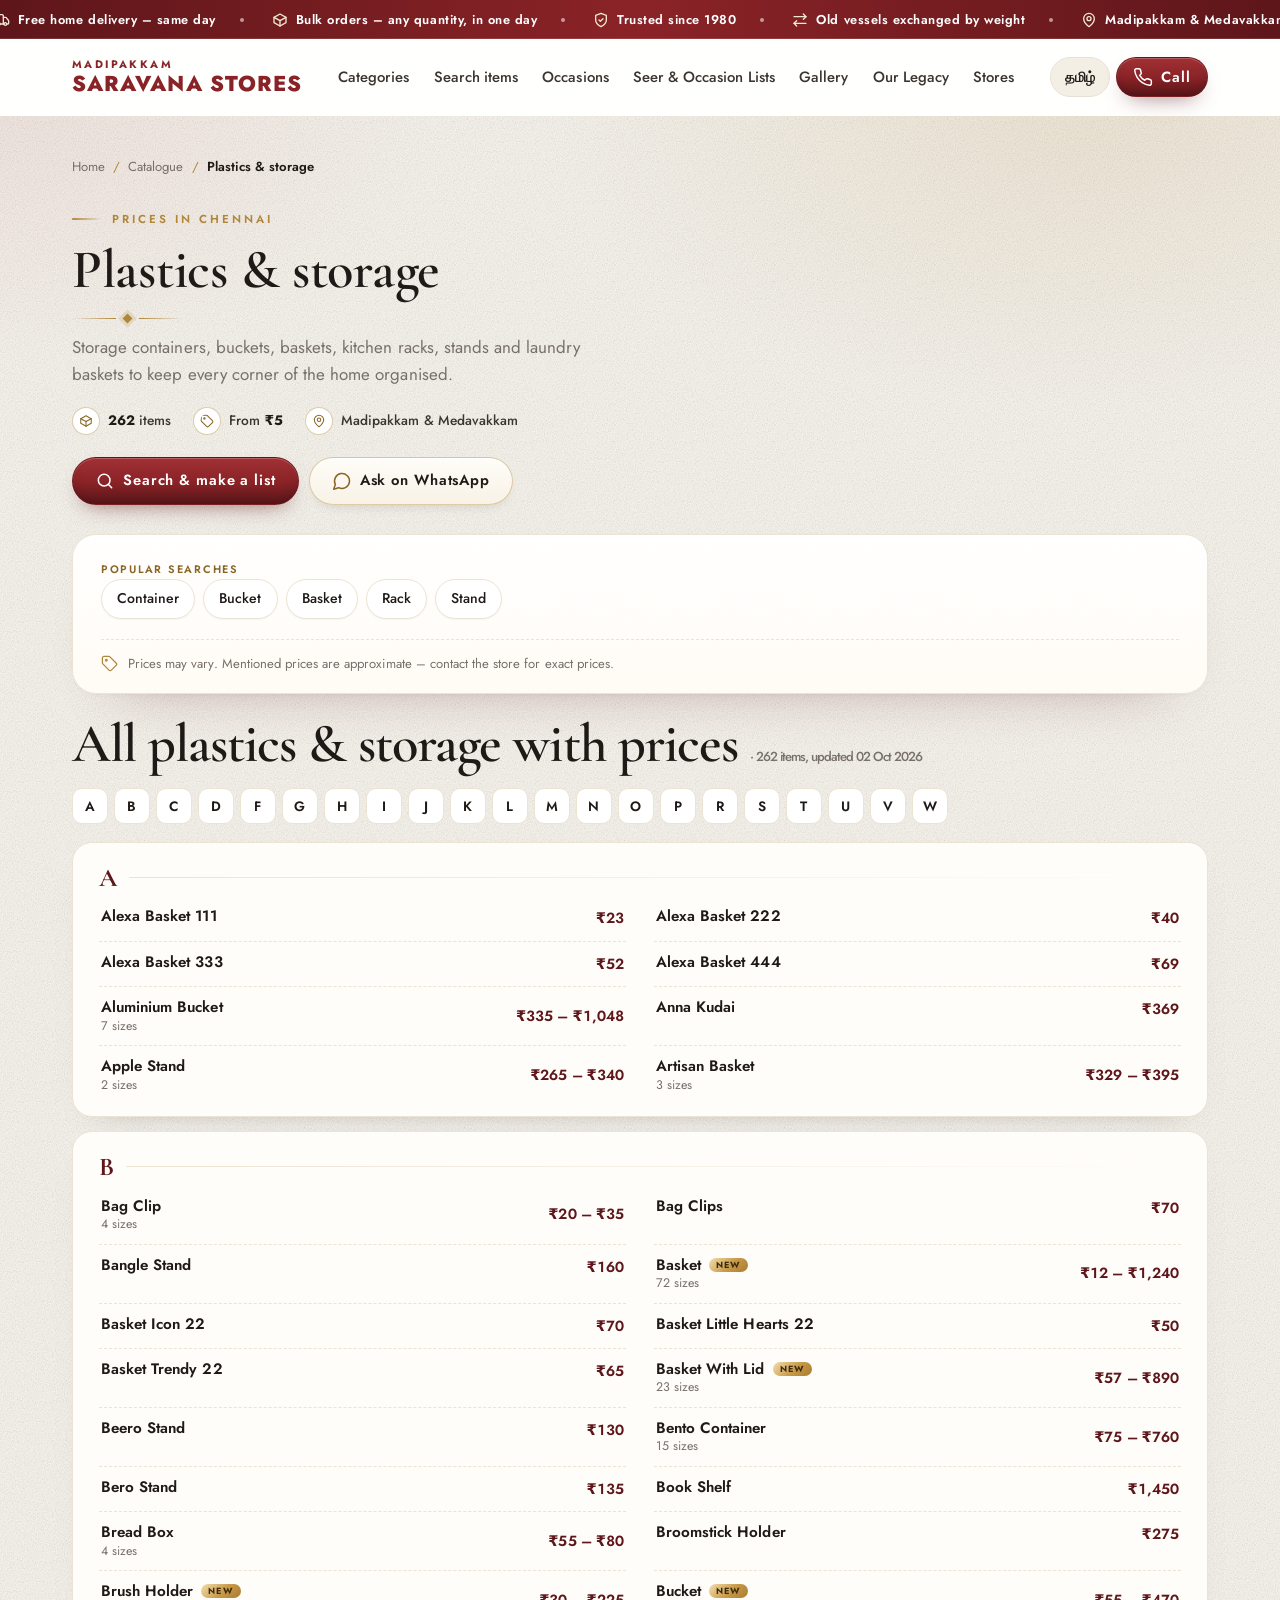
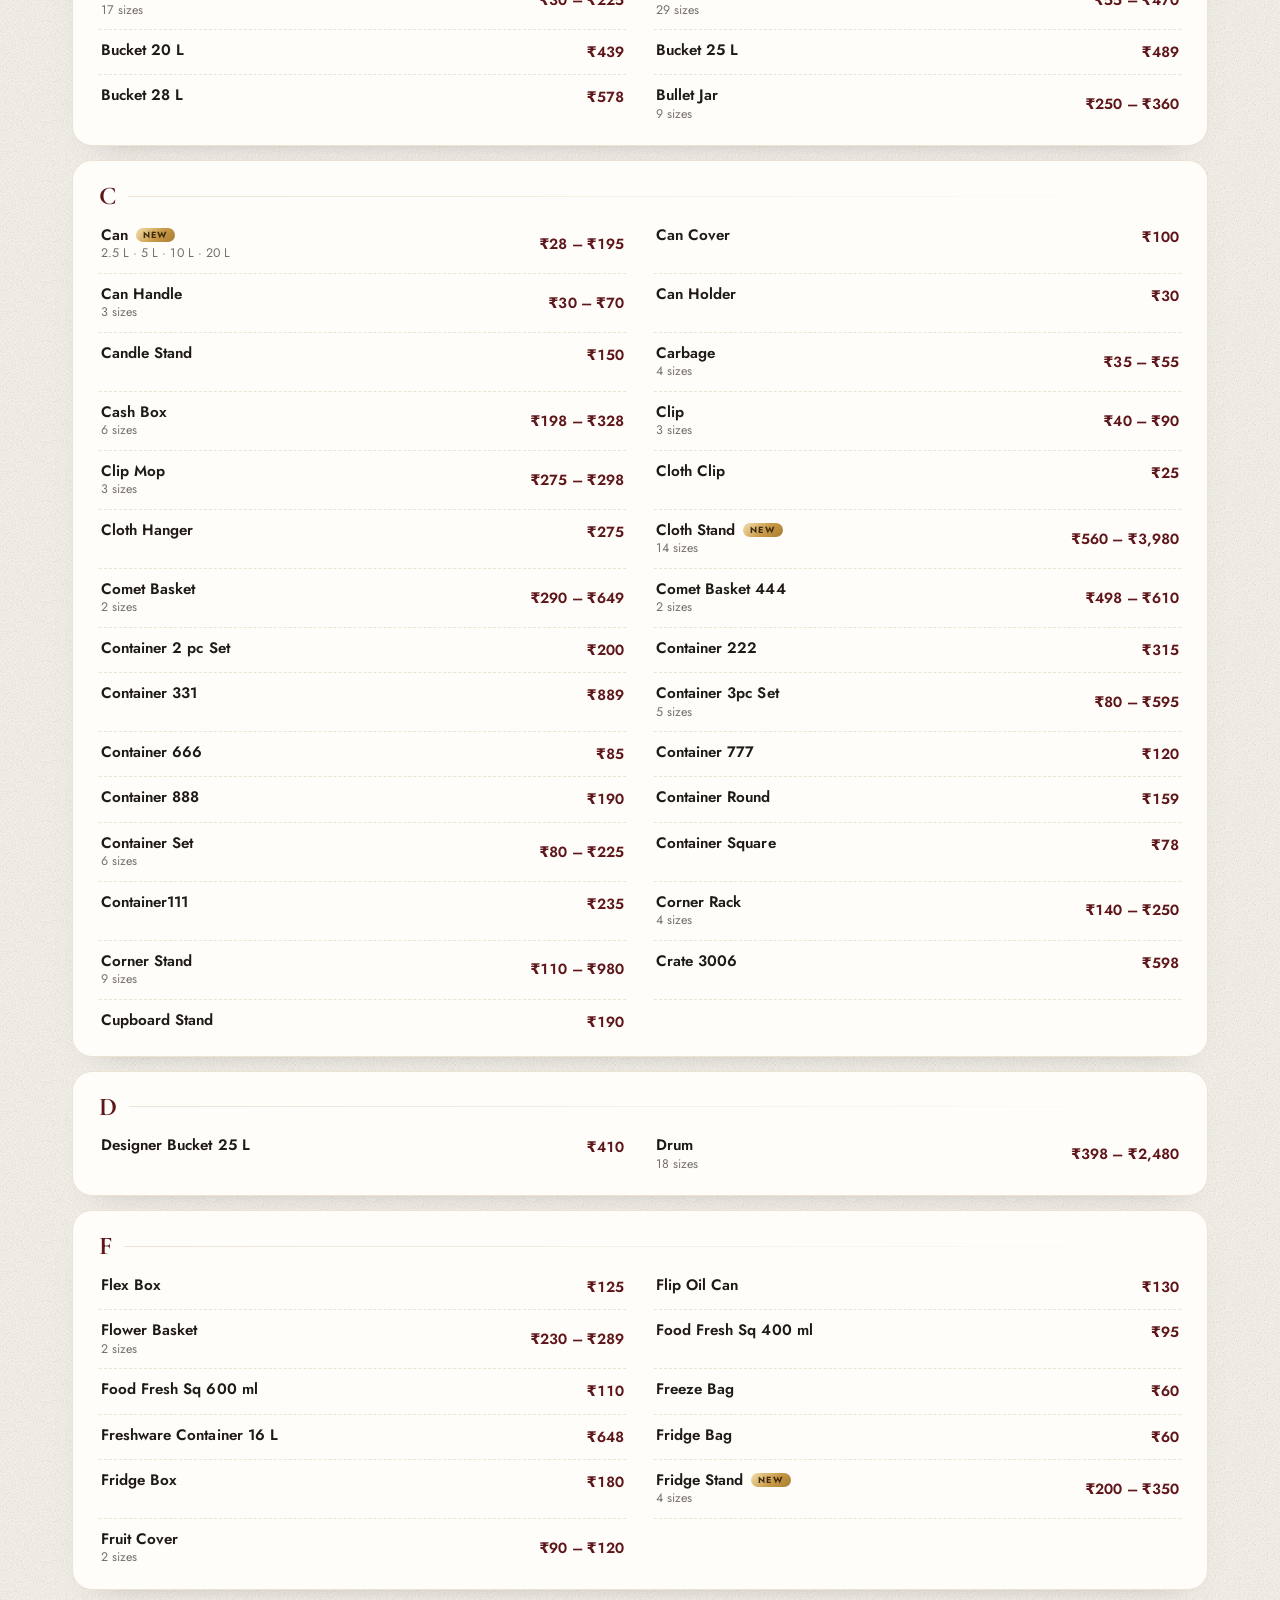
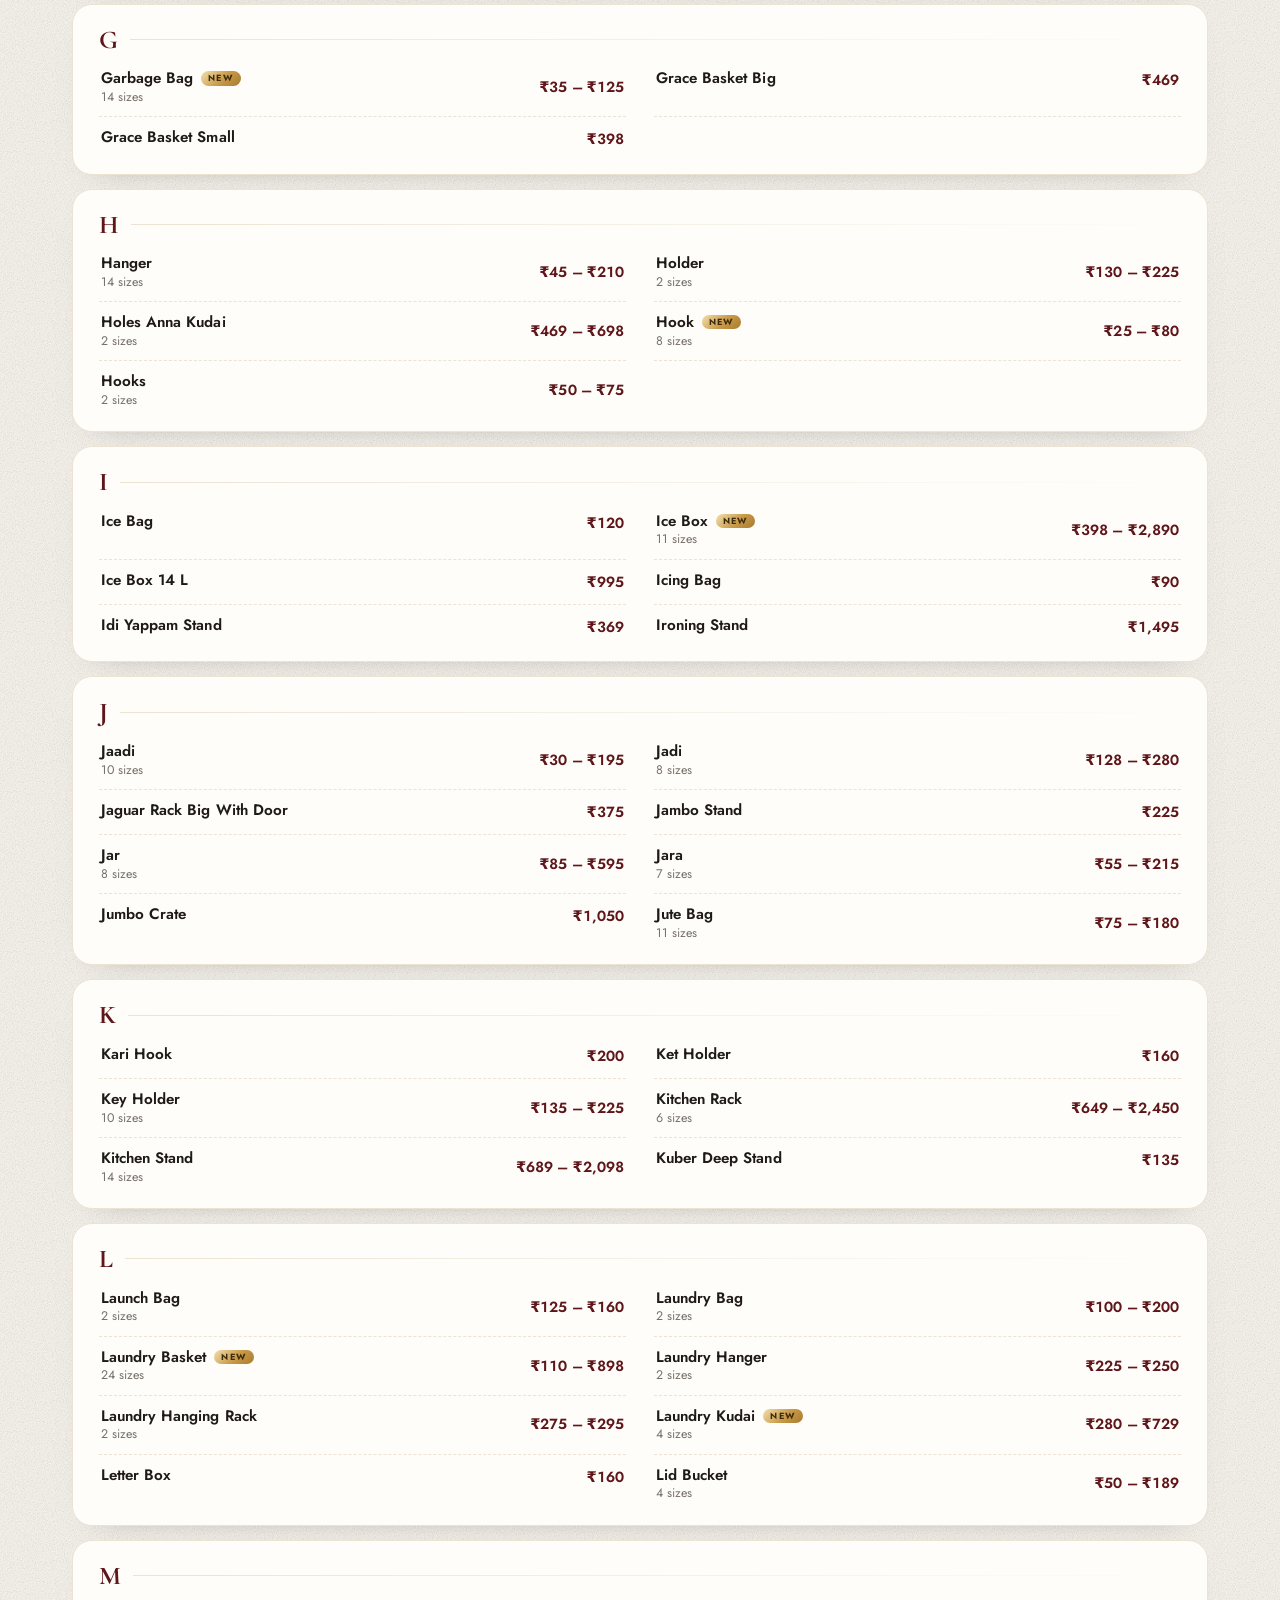
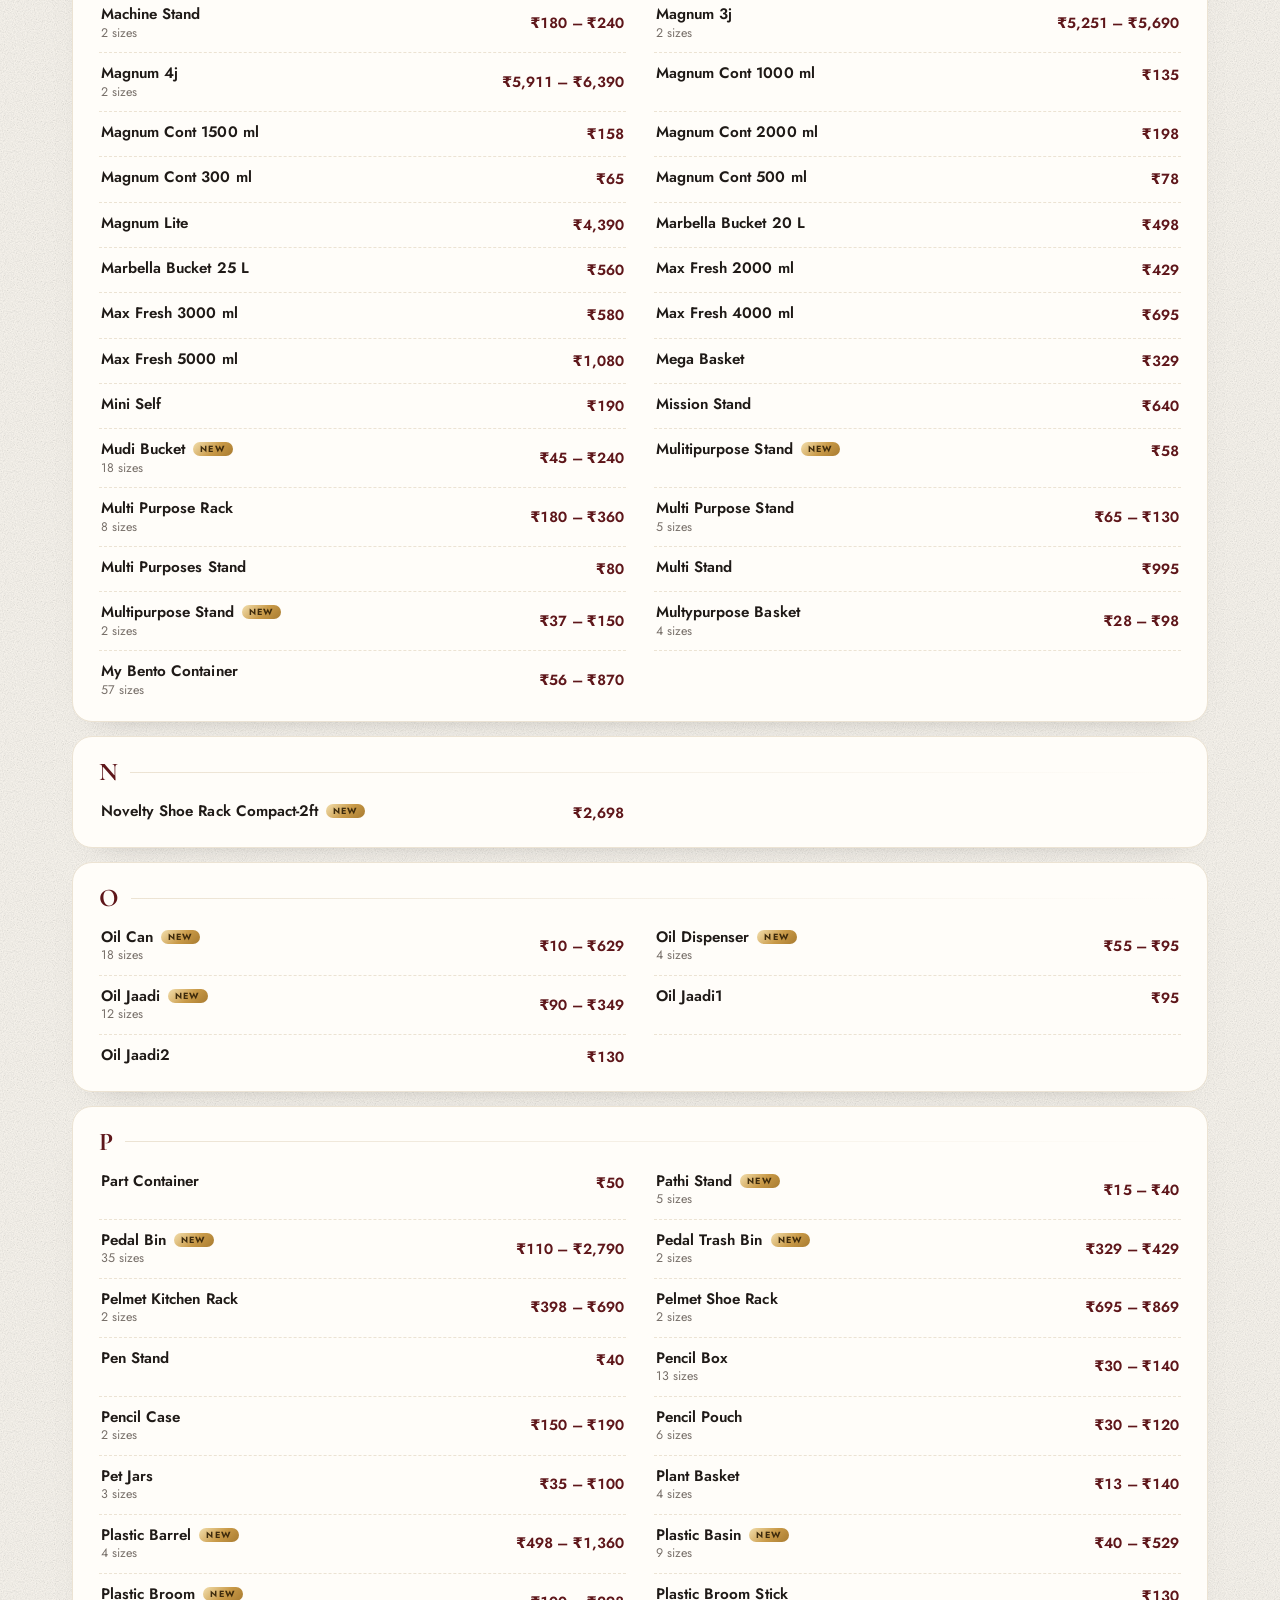
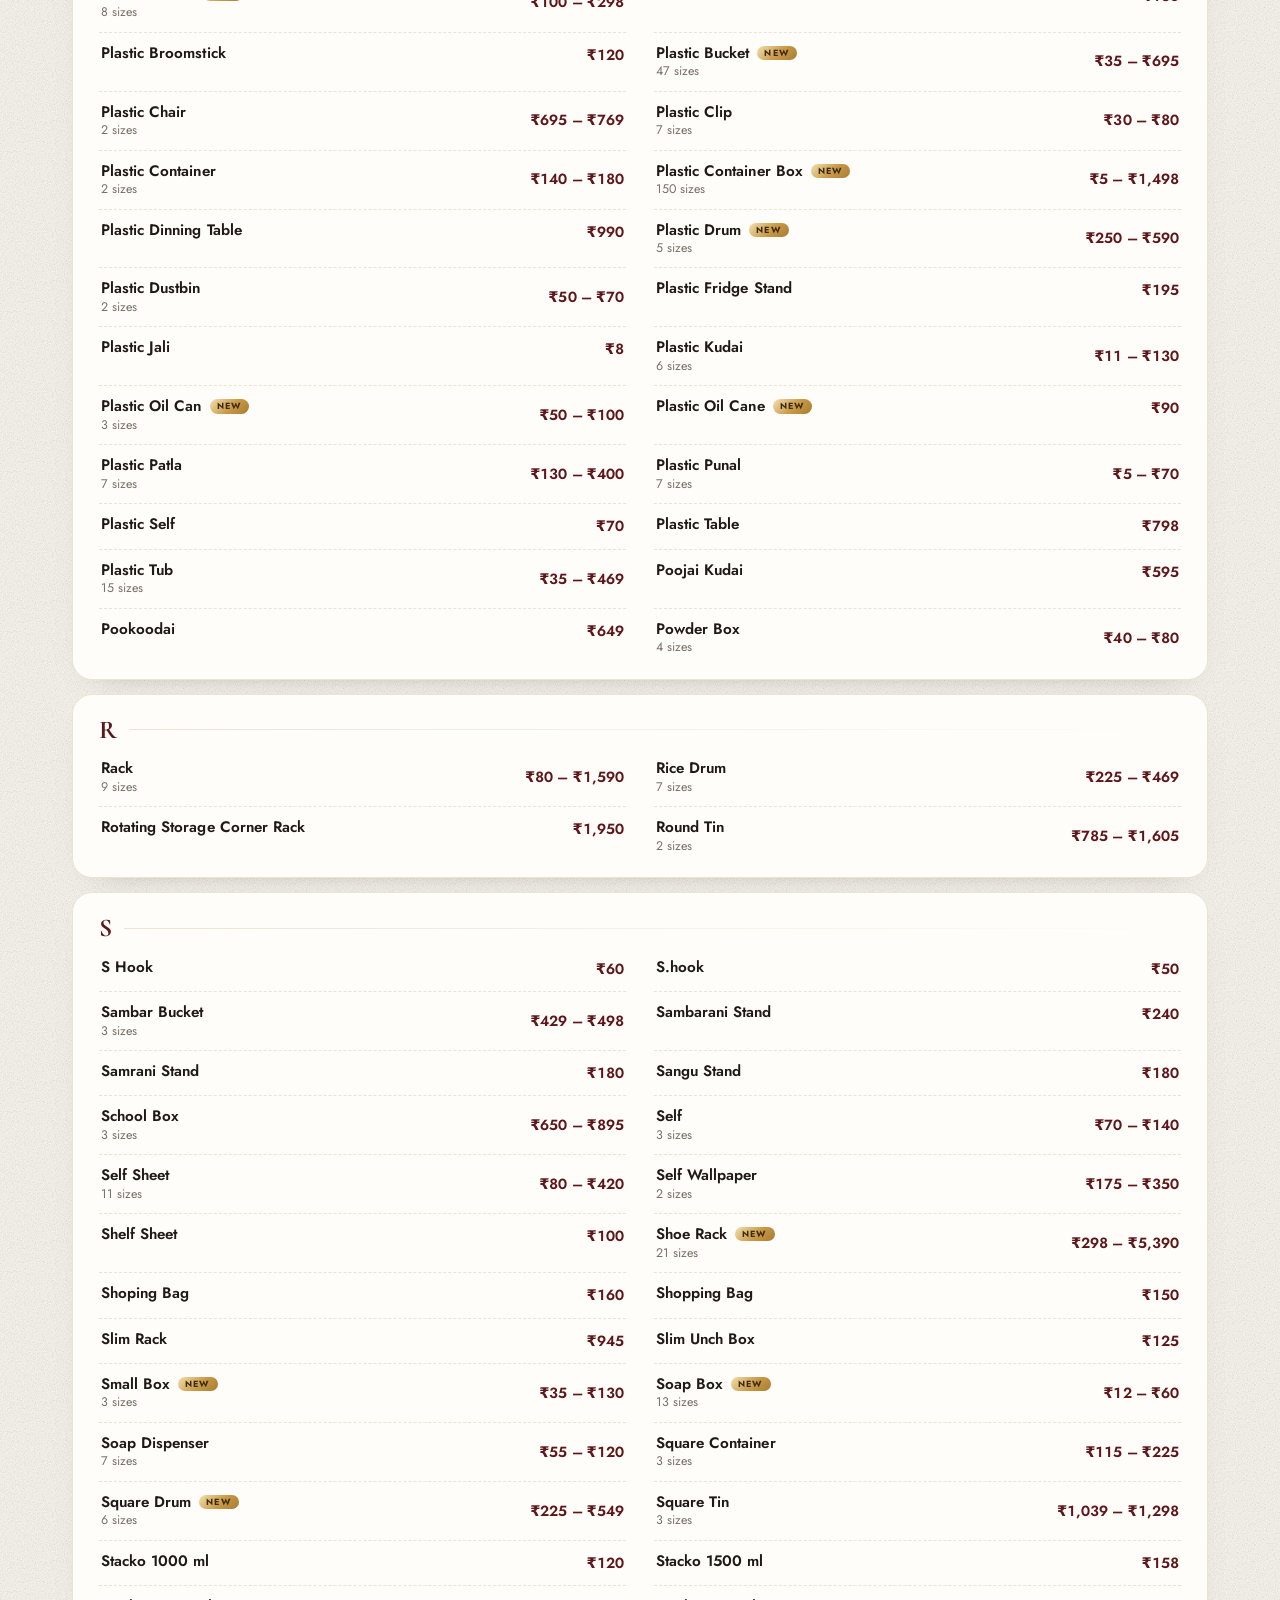
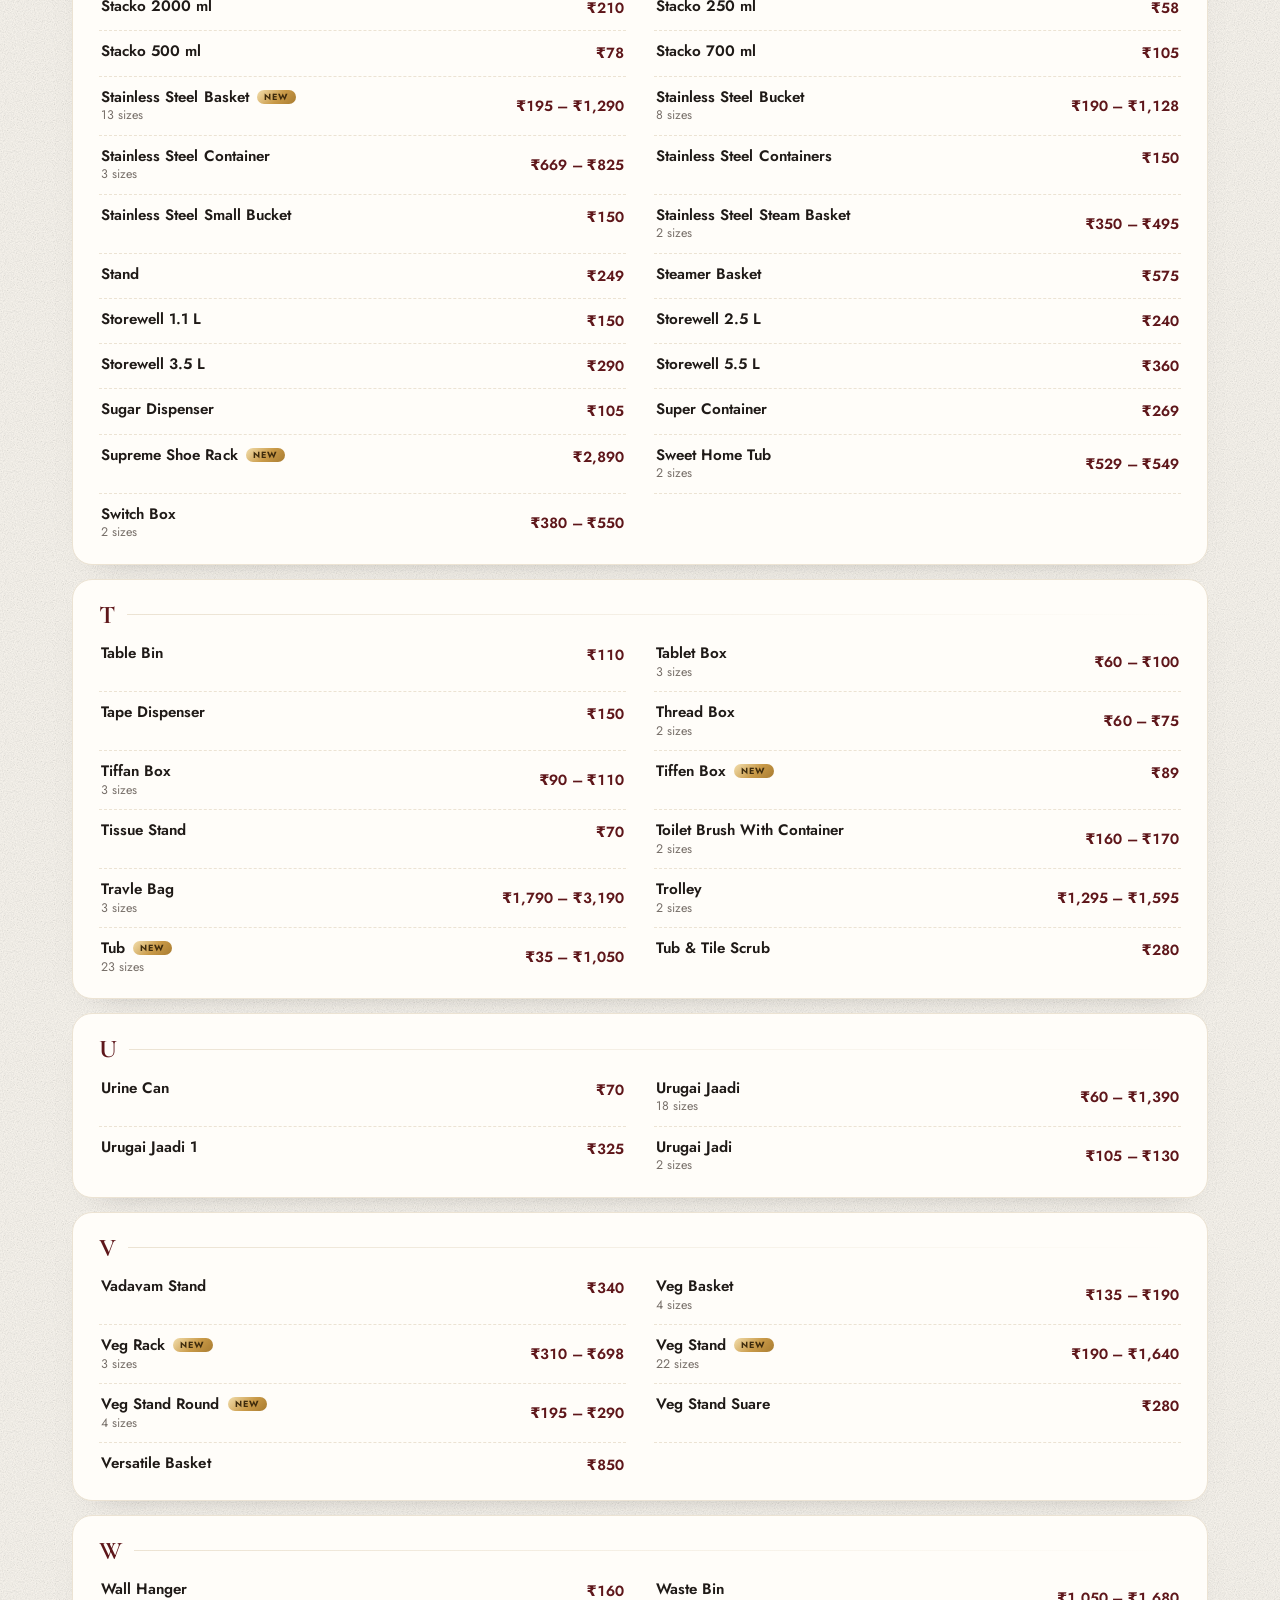
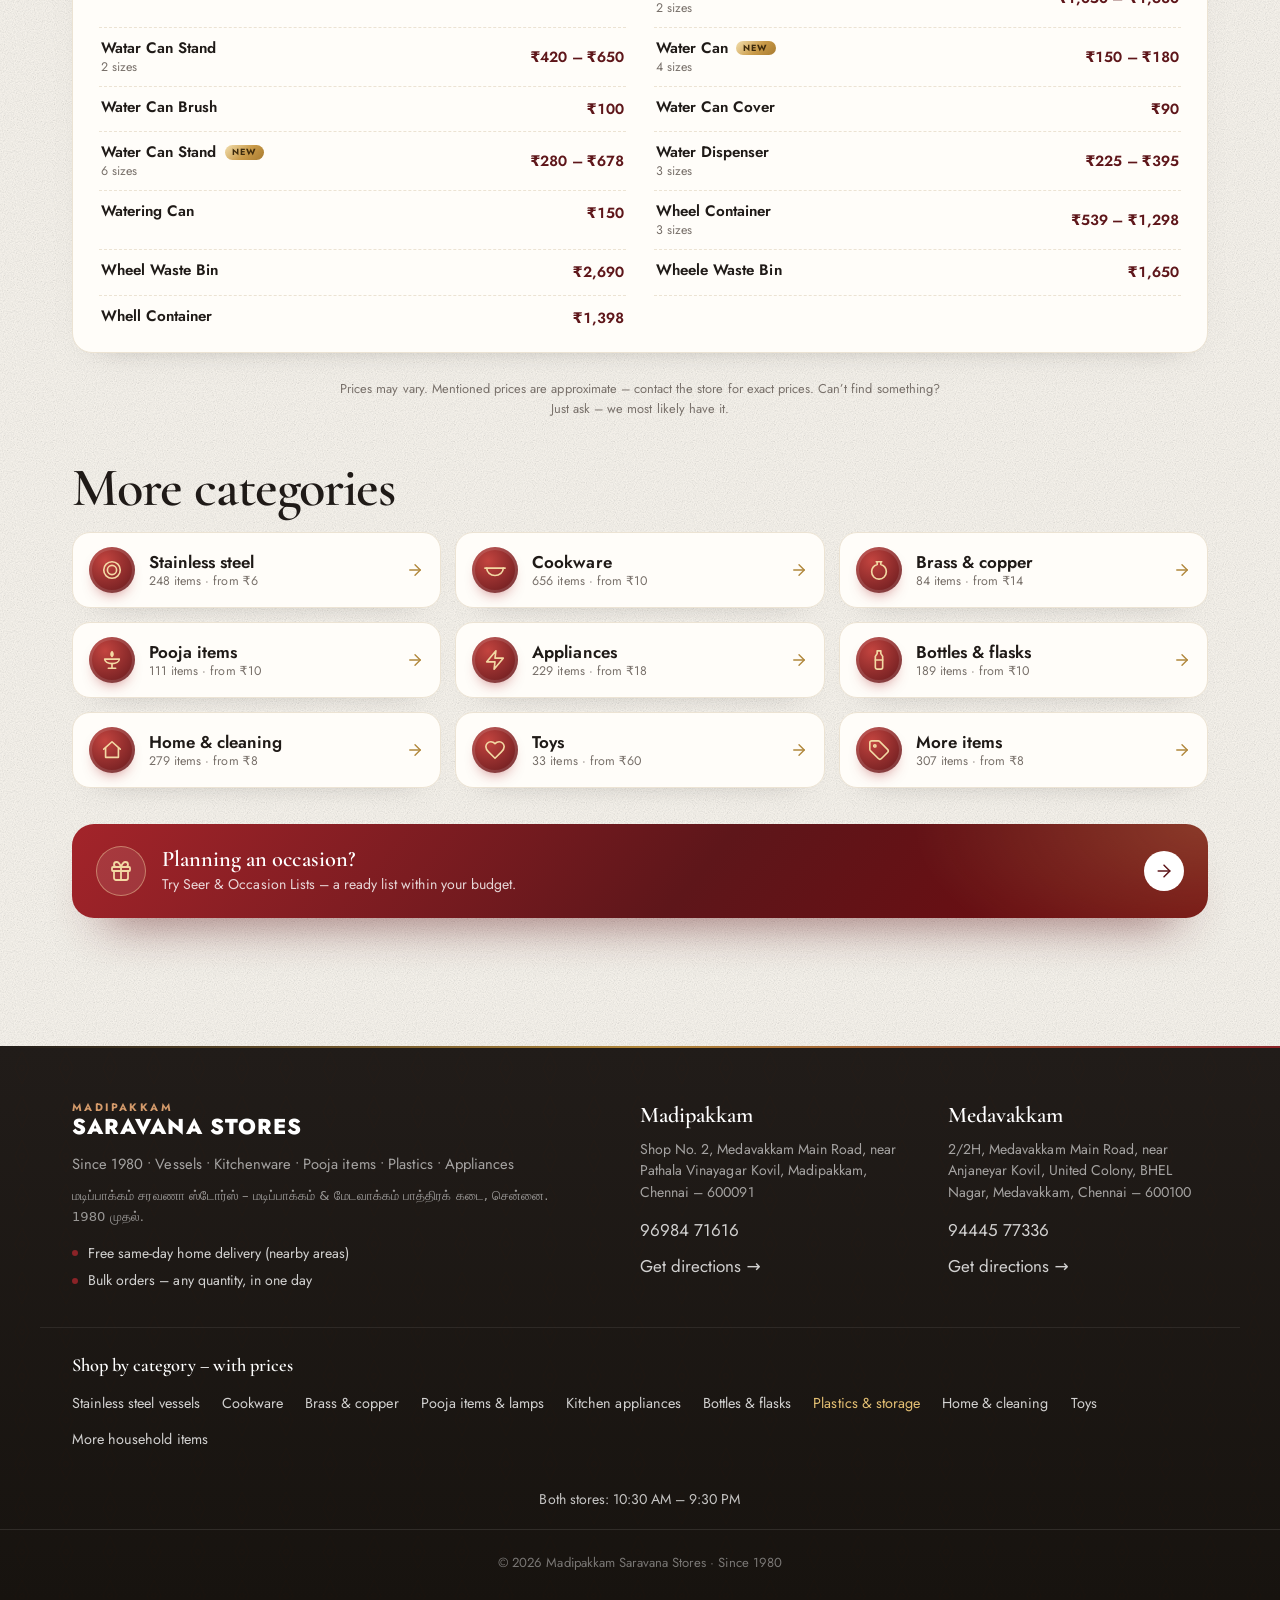
<file: plastic-storage.html>
<!doctype html>
<!-- Generated by tools/build_pages.py from index.html + js/catalogue-data.js – edit those, not this file. -->
<html lang="en">
<head>
  <meta charset="utf-8">
  <meta name="viewport" content="width=device-width, initial-scale=1, viewport-fit=cover">
  <!-- Google tag (gtag.js). The tag itself loads just after the page has finished loading, so it doesn't
       slow down the first view; anything sent before that waits in dataLayer and is delivered then. -->
<script>
  window.dataLayer = window.dataLayer || [];
  function gtag(){dataLayer.push(arguments);}
  gtag('js', new Date());

  gtag('config', 'AW-18484151582');
  (function () {
    function loadTag() {
      var s = document.createElement('script');
      s.async = true;
      s.src = 'https://www.googletagmanager.com/gtag/js?id=AW-18484151582';
      document.head.appendChild(s);
    }
    if (document.readyState === 'complete') setTimeout(loadTag, 300);
    else addEventListener('load', function () { setTimeout(loadTag, 300); });
  })();
</script>
  <title>Plastic Containers &amp; Buckets with Prices | Madipakkam Saravana Stores</title>
  <meta name="description" content="262 plastics &amp; storage items with prices, from ₹5 – containers, buckets, baskets, racks. Madipakkam Saravana Stores, Madipakkam &amp; Medavakkam, Chennai. Since 1980.">
  <meta name="robots" content="index, follow, max-image-preview:large">
  <meta name="author" content="Madipakkam Saravana Stores">
  <meta name="theme-color" content="#8a2327">
  <meta name="format-detection" content="telephone=yes">

  <!-- Local SEO -->
  <meta name="geo.region" content="IN-TN">
  <meta name="geo.placename" content="Madipakkam, Medavakkam, Chennai">
  <meta name="geo.position" content="12.9704899;80.190356">
  <meta name="ICBM" content="12.9704899, 80.190356">

  <!-- The site's web address (tools/build_pages.py changes these for the other pages) -->
  <link rel="canonical" href="https://madipakkamsaravanastores.in/plastic-storage.html">
  <meta property="og:url" content="https://madipakkamsaravanastores.in/plastic-storage.html">

  <!-- Link previews on WhatsApp, Facebook and X -->
  <meta property="og:type" content="website">
  <meta property="og:site_name" content="Madipakkam Saravana Stores">
  <meta property="og:locale" content="en_IN">
  <meta property="og:locale:alternate" content="ta_IN">
  <meta property="og:title" content="Plastic Containers &amp; Buckets with Prices | Madipakkam Saravana Stores">
  <meta property="og:description" content="262 plastics &amp; storage items with prices, from ₹5 – containers, buckets, baskets, racks. Madipakkam Saravana Stores, Madipakkam &amp; Medavakkam, Chennai. Since 1980.">
  <meta property="og:image" content="https://madipakkamsaravanastores.in/images/share.jpg">
  <meta property="og:image:width" content="1200">
  <meta property="og:image:height" content="630">
  <meta property="og:image:alt" content="Madipakkam Saravana Stores – store front, since 1980">
  <meta name="twitter:card" content="summary_large_image">
  <meta name="twitter:title" content="Plastic Containers &amp; Buckets with Prices | Madipakkam Saravana Stores">
  <meta name="twitter:description" content="262 plastics &amp; storage items with prices, from ₹5 – containers, buckets, baskets, racks. Madipakkam Saravana Stores, Madipakkam &amp; Medavakkam, Chennai. Since 1980.">
  <meta name="twitter:image" content="https://madipakkamsaravanastores.in/images/share.jpg">

  <!-- Icons -->
  <link rel="icon" href="icons/favicon.svg" type="image/svg+xml">
  <link rel="icon" href="icons/favicon-32.png" sizes="32x32" type="image/png">
  <link rel="apple-touch-icon" href="icons/apple-touch-icon.png">
  <link rel="manifest" href="site.webmanifest">

  <link rel="preconnect" href="https://fonts.googleapis.com">
  <link rel="preconnect" href="https://fonts.gstatic.com" crossorigin>
  <link rel="preload" as="style" href="https://fonts.googleapis.com/css2?family=Cormorant+Garamond:ital,wght@0,500;0,600;0,700;1,500;1,600&family=Jost:wght@400;500;600;700&family=Anek+Tamil:wght@500;600;700&family=Mukta+Malar:wght@400;500;600;700&display=swap" onload="this.onload=null;this.rel='stylesheet'">
  <noscript><link rel="stylesheet" href="https://fonts.googleapis.com/css2?family=Cormorant+Garamond:ital,wght@0,500;0,600;0,700;1,500;1,600&family=Jost:wght@400;500;600;700&family=Anek+Tamil:wght@500;600;700&family=Mukta+Malar:wght@400;500;600;700&display=swap"></noscript>
  <!-- All of css/*.css in one file – built by tools/build_pages.py (edit the separate files, then run it) -->
  <link rel="stylesheet" href="css/site.min.css">
  <script>
    (function () {
      var nav = performance.getEntriesByType && performance.getEntriesByType('navigation')[0];
      // The splash intro plays once per visit: not after Back, and not when coming from another page of the site
      var back = nav && nav.type === 'back_forward';
      var seen = false;
      try { seen = sessionStorage.getItem('splashSeen') === '1'; } catch (e) {}
      var skip = back || seen;
      document.documentElement.classList.add('js', skip ? 'is-back' : 'js');
      // Start at the top on refresh (browsers otherwise jump back to where you were)
      if ('scrollRestoration' in history) history.scrollRestoration = 'manual';
      if (nav && nav.type === 'reload' && location.hash) history.replaceState(null, '', location.pathname + location.search);
    })();
  </script>
  <script type="application/ld+json">
{
 "@context": "https://schema.org",
 "@graph": [
  {
   "@type": "BreadcrumbList",
   "itemListElement": [
    {
     "@type": "ListItem",
     "position": 1,
     "name": "Home",
     "item": "https://madipakkamsaravanastores.in/"
    },
    {
     "@type": "ListItem",
     "position": 2,
     "name": "Catalogue",
     "item": "https://madipakkamsaravanastores.in/catalogue.html"
    },
    {
     "@type": "ListItem",
     "position": 3,
     "name": "Plastics & storage",
     "item": "https://madipakkamsaravanastores.in/plastic-storage.html"
    }
   ]
  },
  {
   "@type": "CollectionPage",
   "@id": "https://madipakkamsaravanastores.in/plastic-storage.html",
   "url": "https://madipakkamsaravanastores.in/plastic-storage.html",
   "name": "Plastic Containers & Buckets with Prices",
   "description": "262 plastics & storage items with prices, from ₹5 – containers, buckets, baskets, racks. Madipakkam Saravana Stores, Madipakkam & Medavakkam, Chennai. Since 1980.",
   "inLanguage": "en-IN",
   "dateModified": "2026-10-02",
   "isPartOf": {
    "@type": "WebSite",
    "name": "Madipakkam Saravana Stores",
    "url": "https://madipakkamsaravanastores.in/"
   },
   "publisher": {
    "@id": "https://madipakkamsaravanastores.in/#organization"
   },
   "mainEntity": {
    "@type": "ItemList",
    "numberOfItems": 262,
    "itemListElement": [
     {
      "@type": "ListItem",
      "position": 1,
      "name": "Alexa Basket 111"
     },
     {
      "@type": "ListItem",
      "position": 2,
      "name": "Alexa Basket 222"
     },
     {
      "@type": "ListItem",
      "position": 3,
      "name": "Alexa Basket 333"
     },
     {
      "@type": "ListItem",
      "position": 4,
      "name": "Alexa Basket 444"
     },
     {
      "@type": "ListItem",
      "position": 5,
      "name": "Aluminium Bucket"
     },
     {
      "@type": "ListItem",
      "position": 6,
      "name": "Anna Kudai"
     },
     {
      "@type": "ListItem",
      "position": 7,
      "name": "Apple Stand"
     },
     {
      "@type": "ListItem",
      "position": 8,
      "name": "Artisan Basket"
     },
     {
      "@type": "ListItem",
      "position": 9,
      "name": "Bag Clip"
     },
     {
      "@type": "ListItem",
      "position": 10,
      "name": "Bag Clips"
     },
     {
      "@type": "ListItem",
      "position": 11,
      "name": "Bangle Stand"
     },
     {
      "@type": "ListItem",
      "position": 12,
      "name": "Basket"
     },
     {
      "@type": "ListItem",
      "position": 13,
      "name": "Basket Icon 22"
     },
     {
      "@type": "ListItem",
      "position": 14,
      "name": "Basket Little Hearts 22"
     },
     {
      "@type": "ListItem",
      "position": 15,
      "name": "Basket Trendy 22"
     },
     {
      "@type": "ListItem",
      "position": 16,
      "name": "Basket With Lid"
     },
     {
      "@type": "ListItem",
      "position": 17,
      "name": "Beero Stand"
     },
     {
      "@type": "ListItem",
      "position": 18,
      "name": "Bento Container"
     },
     {
      "@type": "ListItem",
      "position": 19,
      "name": "Bero Stand"
     },
     {
      "@type": "ListItem",
      "position": 20,
      "name": "Book Shelf"
     },
     {
      "@type": "ListItem",
      "position": 21,
      "name": "Bread Box"
     },
     {
      "@type": "ListItem",
      "position": 22,
      "name": "Broomstick Holder"
     },
     {
      "@type": "ListItem",
      "position": 23,
      "name": "Brush Holder"
     },
     {
      "@type": "ListItem",
      "position": 24,
      "name": "Bucket"
     },
     {
      "@type": "ListItem",
      "position": 25,
      "name": "Bucket 20 L"
     },
     {
      "@type": "ListItem",
      "position": 26,
      "name": "Bucket 25 L"
     },
     {
      "@type": "ListItem",
      "position": 27,
      "name": "Bucket 28 L"
     },
     {
      "@type": "ListItem",
      "position": 28,
      "name": "Bullet Jar"
     },
     {
      "@type": "ListItem",
      "position": 29,
      "name": "Can"
     },
     {
      "@type": "ListItem",
      "position": 30,
      "name": "Can Cover"
     }
    ]
   }
  }
 ]
}
  </script>
</head>
<body>

<!-- Icon sprite -->
<svg width="0" height="0" style="position:absolute" aria-hidden="true">
  <defs>
    <symbol id="i-phone" viewBox="0 0 24 24"><path d="M22 16.92v3a2 2 0 0 1-2.18 2 19.8 19.8 0 0 1-8.63-3.07 19.5 19.5 0 0 1-6-6A19.8 19.8 0 0 1 2.12 4.18 2 2 0 0 1 4.11 2h3a2 2 0 0 1 2 1.72c.13.96.36 1.9.7 2.81a2 2 0 0 1-.45 2.11L8.09 9.91a16 16 0 0 0 6 6l1.27-1.27a2 2 0 0 1 2.11-.45c.91.34 1.85.57 2.81.7A2 2 0 0 1 22 16.92z"/></symbol>
    <symbol id="i-chat" viewBox="0 0 24 24"><path d="M7.9 20A9 9 0 1 0 4 16.1L2 22Z"/></symbol>
    <symbol id="i-pin" viewBox="0 0 24 24"><path d="M20 10c0 6-8 12-8 12s-8-6-8-12a8 8 0 0 1 16 0Z"/><circle cx="12" cy="10" r="3"/></symbol>
    <symbol id="i-nav" viewBox="0 0 24 24"><path d="M3 11 22 2l-9 19-2-8-8-2z"/></symbol>
    <symbol id="i-clock" viewBox="0 0 24 24"><circle cx="12" cy="12" r="10"/><path d="M12 6v6l4 2"/></symbol>
    <symbol id="i-truck" viewBox="0 0 24 24"><path d="M14 18V6a2 2 0 0 0-2-2H4a2 2 0 0 0-2 2v11a1 1 0 0 0 1 1h2"/><path d="M15 18H9"/><path d="M19 18h2a1 1 0 0 0 1-1v-3.65a1 1 0 0 0-.22-.62l-3.48-4.35A1 1 0 0 0 17.52 8H14"/><circle cx="17" cy="18" r="2"/><circle cx="7" cy="18" r="2"/></symbol>
    <symbol id="i-wrench" viewBox="0 0 24 24"><path d="M14.7 6.3a1 1 0 0 0 0 1.4l1.6 1.6a1 1 0 0 0 1.4 0l3.77-3.77a6 6 0 0 1-7.94 7.94l-6.91 6.91a2.12 2.12 0 0 1-3-3l6.91-6.91a6 6 0 0 1 7.94-7.94l-3.76 3.76z"/></symbol>
    <symbol id="i-gift" viewBox="0 0 24 24"><rect x="3" y="8" width="18" height="4" rx="1"/><path d="M12 8v13"/><path d="M19 12v7a2 2 0 0 1-2 2H7a2 2 0 0 1-2-2v-7"/><path d="M7.5 8a2.5 2.5 0 0 1 0-5C9.5 3 11 5 12 8c1-3 2.5-5 4.5-5a2.5 2.5 0 0 1 0 5"/></symbol>
    <symbol id="i-tag" viewBox="0 0 24 24"><path d="M12.59 2.59A2 2 0 0 0 11.17 2H4a2 2 0 0 0-2 2v7.17a2 2 0 0 0 .59 1.42l8.7 8.7a2.43 2.43 0 0 0 3.42 0l6.58-6.58a2.43 2.43 0 0 0 0-3.42z"/><circle cx="7.5" cy="7.5" r="1.2"/></symbol>
    <symbol id="i-eye" viewBox="0 0 24 24"><path d="M2.06 12.35a1 1 0 0 1 0-.7 10.75 10.75 0 0 1 19.88 0 1 1 0 0 1 0 .7 10.75 10.75 0 0 1-19.88 0"/><circle cx="12" cy="12" r="3"/></symbol>
    <symbol id="i-heart" viewBox="0 0 24 24"><path d="M19 14c1.49-1.46 3-3.21 3-5.5A5.5 5.5 0 0 0 16.5 3c-1.76 0-3 .5-4.5 2-1.5-1.5-2.74-2-4.5-2A5.5 5.5 0 0 0 2 8.5c0 2.3 1.5 4.05 3 5.5l7 7Z"/></symbol>
    <symbol id="i-arrow" viewBox="0 0 24 24"><path d="M5 12h14"/><path d="m12 5 7 7-7 7"/></symbol>
    <symbol id="i-check" viewBox="0 0 24 24"><path d="M20 6 9 17l-5-5"/></symbol>
    <symbol id="i-star" viewBox="0 0 24 24"><path d="M12 2.5l2.9 6.1 6.6.8-4.9 4.6 1.3 6.6L12 17.3l-5.9 3.3 1.3-6.6L2.5 9.4l6.6-.8z"/></symbol>
    <symbol id="i-menu" viewBox="0 0 24 24"><path d="M4 7h16M4 12h16M4 17h16"/></symbol>
    <symbol id="i-x" viewBox="0 0 24 24"><path d="M18 6 6 18M6 6l12 12"/></symbol>
    <symbol id="i-left" viewBox="0 0 24 24"><path d="m15 18-6-6 6-6"/></symbol>
    <symbol id="i-right" viewBox="0 0 24 24"><path d="m9 18 6-6-6-6"/></symbol>
    <symbol id="i-box" viewBox="0 0 24 24"><path d="M21 8 12 3 3 8v8l9 5 9-5Z"/><path d="m3 8 9 5 9-5"/><path d="M12 13v8"/></symbol>
    <symbol id="i-shield" viewBox="0 0 24 24"><path d="M12 22s8-4 8-10V5l-8-3-8 3v7c0 6 8 10 8 10Z"/><path d="m9 12 2 2 4-4"/></symbol>
    <symbol id="i-bolt" viewBox="0 0 24 24"><path d="M13 2 3 14h9l-1 8 10-12h-9l1-8z"/></symbol>
    <symbol id="i-search" viewBox="0 0 24 24"><circle cx="11" cy="11" r="7"/><path d="m20 20-3.5-3.5"/></symbol>
    <symbol id="i-plus" viewBox="0 0 24 24"><path d="M12 5v14M5 12h14"/></symbol>
    <symbol id="i-minus" viewBox="0 0 24 24"><path d="M5 12h14"/></symbol>
    <symbol id="i-list" viewBox="0 0 24 24"><path d="M9 6h11M9 12h11M9 18h11"/><path d="M4 6h.01M4 12h.01M4 18h.01"/></symbol>
    <symbol id="i-swap" viewBox="0 0 24 24"><path d="m17 3 4 4-4 4"/><path d="M3 7h18"/><path d="m7 21-4-4 4-4"/><path d="M21 17H3"/></symbol>
    <symbol id="i-trash" viewBox="0 0 24 24"><path d="M3 6h18"/><path d="M8 6V4h8v2"/><path d="m19 6-1 14H6L5 6"/></symbol>
    <symbol id="i-pot" viewBox="0 0 24 24"><path d="M9 3h6"/><path d="M10 3v3c-3 1-6 4-6 8a8 8 0 0 0 16 0c0-4-3-7-6-8V3"/></symbol>
    <symbol id="i-lamp" viewBox="0 0 24 24"><path d="M12 3c1.5 2 1.5 3.5 0 5-1.5-1.5-1.5-3 0-5z"/><path d="M4 11h16c0 3-3.5 5-8 5s-8-2-8-5z"/><path d="M12 16v4M8 21h8"/></symbol>
    <symbol id="i-pan" viewBox="0 0 24 24"><path d="M3 10h18c0 4.5-4 8-9 8s-9-3.5-9-8z"/><path d="M1 10h2M21 10h2"/></symbol>
    <symbol id="i-plate" viewBox="0 0 24 24"><circle cx="12" cy="12" r="9"/><circle cx="12" cy="12" r="5"/></symbol>
    <symbol id="i-bottle" viewBox="0 0 24 24"><path d="M10 2h4v3l2 3v12a2 2 0 0 1-2 2h-4a2 2 0 0 1-2-2V8l2-3z"/><path d="M8 12h8"/></symbol>
    <symbol id="i-home" viewBox="0 0 24 24"><path d="m3 11 9-8 9 8"/><path d="M5 10v10h14V10"/></symbol>
    <symbol id="p-agal" viewBox="0 0 24 24"><path d="M12 3.5c1.4 1.6 1.4 3 0 4.3-1.4-1.3-1.4-2.7 0-4.3z" style="fill:var(--if,none)"/><path d="M3.5 11.5h17c-.6 3.2-4 5.5-8.5 5.5s-7.9-2.3-8.5-5.5z" style="fill:var(--if,none)"/><path d="M12 7.8v3.7"/><path d="M9 17v2.5h6V17"/><path d="M7 21h10"/></symbol>
    <symbol id="p-kudam" viewBox="0 0 24 24"><path d="M9 2.8h6"/><path d="M10 2.8v2.6"/><path d="M14 2.8v2.6"/><path d="M10 5.4C6.4 6.5 4.5 9.6 4.5 13a7.5 7.5 0 0 0 15 0c0-3.4-1.9-6.5-5.5-7.6z" style="fill:var(--if,none)"/><path d="M5.3 11.3h13.4" opacity=".55"/></symbol>
    <symbol id="p-plate" viewBox="0 0 24 24"><circle cx="12" cy="12" r="9" style="fill:var(--if,none)"/><circle cx="12" cy="12" r="5.5"/><path d="M8.5 7.6a5.5 5.5 0 0 1 3.5-1.1" opacity=".6"/></symbol>
    <symbol id="p-bottle" viewBox="0 0 24 24"><path d="M9.5 2.5h5v2.8l2 3V20a2 2 0 0 1-2 2h-5a2 2 0 0 1-2-2V8.3l2-3z" style="fill:var(--if,none)"/><path d="M9.5 5.3h5"/><path d="M7.5 12h9M7.5 16h9" opacity=".55"/></symbol>
    <symbol id="p-kadai" viewBox="0 0 24 24"><path d="M3.5 10h17c0 4.6-3.8 8-8.5 8s-8.5-3.4-8.5-8z" style="fill:var(--if,none)"/><path d="M2.5 10h19"/><path d="M1 8.6 3 10M23 8.6 21 10"/><path d="M6 13.2h12" opacity=".55"/></symbol>
    <symbol id="p-agarbathi" viewBox="0 0 24 24"><path d="M4.5 21h15"/><path d="M7.5 21c0-2.3 2-3.8 4.5-3.8s4.5 1.5 4.5 3.8z" style="fill:var(--if,none)"/><path d="M12 17.2V8.2M10.3 17.4 7.4 9M13.7 17.4 16.6 9"/><path d="M12 8.2c.7-.8.7-1.6 0-2.4-.7.8-.7 1.6 0 2.4z" style="fill:var(--if,none)"/><path d="M7.4 9c.4-.9.2-1.7-.6-2.3-.4.9-.2 1.7.6 2.3z" style="fill:var(--if,none)"/><path d="M16.6 9c-.4-.9-.2-1.7.6-2.3.4.9.2 1.7-.6 2.3z" style="fill:var(--if,none)"/><path d="M12 5c-.9-.9.9-1.8 0-2.9M6.4 6.1c-.9-.8.4-1.8-.4-2.8M17.6 6.1c.9-.8-.4-1.8.4-2.8" opacity=".55"/></symbol>
    <symbol id="p-perfume" viewBox="0 0 24 24"><rect x="7" y="10" width="11" height="11" rx="2.6" style="fill:var(--if,none)"/><path d="M10.3 10V7.6h4.4V10"/><rect x="9.6" y="5.2" width="5.8" height="2.4" rx=".8" style="fill:var(--if,none)"/><path d="M9.6 6.4H7.4"/><path d="M5 4.6h.01M4 6.4h.01M5 8.2h.01M2.6 5.4h.01M2.6 7.4h.01" stroke-width="2.2"/><path d="M15.4 6.4h2.2c1.4 0 2.1-.9 2.4-2"/><circle cx="20.4" cy="3" r="1.3" style="fill:var(--if,none)"/><path d="M9.5 14.5h6" opacity=".55"/><path d="M9.5 17.2h3.5" opacity=".4"/></symbol>
    <symbol id="p-chimta" viewBox="0 0 24 24"><circle cx="12" cy="3.6" r="1.6"/><path d="M11 5 6.2 19.6a1 1 0 0 0 .7 1.3l.6.1a1 1 0 0 0 1.1-.6L12.4 6" style="fill:var(--if,none)"/><path d="M13 5l4.8 14.6a1 1 0 0 1-.7 1.3l-.6.1a1 1 0 0 1-1.1-.6L11.6 6" style="fill:var(--if,none)"/><path d="M8.8 12.5l2.1.6M15.2 12.5l-2.1.6" opacity=".55"/></symbol>
    <symbol id="p-board" viewBox="0 0 24 24"><rect x="2.5" y="7.5" width="15" height="13" rx="3" style="fill:var(--if,none)"/><circle cx="5.6" cy="10.6" r="1"/><path d="M5 17.5h7" opacity=".5"/><path d="M9.2 16.2 7 18.4"/><path d="M9.2 16.2 20.3 5.1c.5 3.3-1.4 6.5-6.3 8.9z" style="fill:var(--if,none)"/></symbol>
    <symbol id="p-clock" viewBox="0 0 24 24"><circle cx="12" cy="12" r="9" style="fill:var(--if,none)"/><circle cx="12" cy="12" r="7" opacity=".45"/><path d="M12 3.8v1.6M12 18.6v1.6M3.8 12h1.6M18.6 12h1.6"/><path d="M12 7.4V12l3.2 2"/><circle cx="12" cy="12" r=".8"/></symbol>
    <symbol id="p-clothstand" viewBox="0 0 24 24"><path d="M2.5 6.5h19"/><path d="M4 6.5 5.3 20M20 6.5 18.7 20"/><path d="M5.3 20l3.3-4.2 3.4 4.2 3.4-4.2 3.3 4.2"/><path d="M5.6 6.5h4.2v6.8L7.7 12.2l-2.1 1.1z" style="fill:var(--if,none)"/><path d="M13 6.5l-1.8 1.9 1.3 1.1V14h5.6V9.5l1.3-1.1-1.8-1.9h-1.3a1.5 1.5 0 0 1-3 0z" style="fill:var(--if,none)"/></symbol>
    <symbol id="p-milkboiler" viewBox="0 0 24 24"><path d="M5 9h12v8.5A3.5 3.5 0 0 1 13.5 21h-5A3.5 3.5 0 0 1 5 17.5z" style="fill:var(--if,none)"/><path d="M4 9h14"/><path d="M5 10.5 2.6 9.2"/><path d="M8 9c0-1.6 1.3-2.6 3-2.6s3 1 3 2.6"/><path d="M11 6.4V4.6"/><path d="M9.6 4.6h2.8"/><path d="M17 12h2.5"/><path d="M7 14.5h8" opacity=".5"/></symbol>
    <symbol id="p-strainer" viewBox="0 0 24 24"><circle cx="9" cy="11" r="6.2" style="fill:var(--if,none)"/><path d="M15.2 11H22"/><path d="M5.6 8.2l6.8 5.6M5.6 13.8l6.8-5.6M3.8 11h10.4M9 5.8v10.4" opacity=".45"/></symbol>
    <symbol id="p-coffeefilter" viewBox="0 0 24 24"><rect x="7" y="3.5" width="10" height="6" rx="1" style="fill:var(--if,none)"/><path d="M6 9.5h12"/><path d="M7 9.5v9A2.5 2.5 0 0 0 9.5 21h5a2.5 2.5 0 0 0 2.5-2.5v-9" style="fill:var(--if,none)"/><circle cx="12" cy="2.3" r=".9"/><path d="M9 6.5h6M8.5 14.5h7" opacity=".5"/></symbol>
    <symbol id="p-press" viewBox="0 0 24 24"><rect x="7.5" y="6" width="9" height="12" rx="1" style="fill:var(--if,none)"/><path d="M6.5 6h11M6.5 18h11"/><path d="M12 6V2.5"/><path d="M8.5 2.5h7"/><path d="M10 18l-.6 3.2M12 18v3.5M14 18l.6 3.2" opacity=".65"/><path d="M7.5 12h9" opacity=".45"/></symbol>
    <symbol id="p-mould" viewBox="0 0 24 24"><path d="M3 10h18l-2 9H5z" style="fill:var(--if,none)"/><path d="M3 10c1.5-2 3-2 4.5 0s3 2 4.5 0 3-2 4.5 0 3 2 4.5 0"/><path d="M7 10.8l1 8.2M12 11v8M17 10.8 16 19" opacity=".5"/></symbol>
    <symbol id="p-rolling" viewBox="0 0 24 24"><circle cx="11.5" cy="14.5" r="6.8" style="fill:var(--if,none)"/><path d="M5 9.5 18.5 6" stroke-width="2.6"/><path d="M2.4 10.2l2.2-.6M18.9 5.9l2.2-.6"/></symbol>
    <symbol id="p-manai" viewBox="0 0 24 24"><rect x="3" y="9" width="18" height="4" rx="1.3" style="fill:var(--if,none)"/><path d="M5 13v4.5M19 13v4.5M8.5 13v2.5M15.5 13v2.5"/><path d="M6 11h12" opacity=".5"/></symbol>
    <symbol id="p-arivalmanai" viewBox="0 0 24 24"><rect x="3" y="17.5" width="16" height="3.2" rx="1" style="fill:var(--if,none)"/><path d="M8.5 17.5V9.5c0-3.4 2.6-6 6.2-6.4-1.2 3-2.2 5.4-2.2 8.6v5.8" style="fill:var(--if,none)"/><path d="M10.5 12h2" opacity=".5"/></symbol>
    <symbol id="p-muram" viewBox="0 0 24 24"><path d="M3.5 8.5h17l-1.6 9.4a2 2 0 0 1-2 1.6H7.1a2 2 0 0 1-2-1.6z" style="fill:var(--if,none)"/><path d="M3.5 8.5c3 2.2 14 2.2 17 0"/><path d="M8 12.5l.8 5M12 12.8v4.8M16 12.5l-.8 5" opacity=".45"/></symbol>
    <symbol id="p-churner" viewBox="0 0 24 24"><path d="M12 2.5v13"/><path d="M8.5 6.5h7"/><circle cx="12" cy="16" r="1.7" style="fill:var(--if,none)"/><path d="M12 17.7v3.8M10.4 16.6l-3.6 3.2M13.6 16.6l3.6 3.2M10.3 15.6 6.3 14.6M13.7 15.6l4-1"/></symbol>
    <symbol id="p-ural" viewBox="0 0 24 24"><path d="M5 11h14l-1.5 6.5A3 3 0 0 1 14.6 20H9.4a3 3 0 0 1-2.9-2.5z" style="fill:var(--if,none)"/><path d="M4 11h16"/><path d="M14 11 18.4 3.6"/><circle cx="18.8" cy="3" r="1.3" style="fill:var(--if,none)"/><path d="M8 20.8h8"/></symbol>
    <symbol id="p-lighter" viewBox="0 0 24 24"><path d="M2.5 8.5h11l2-1.5h4v5h-4l-2-1.5h-11z" style="fill:var(--if,none)"/><path d="M7.5 10.5v7a1.5 1.5 0 0 0 1.5 1.5h1a1.5 1.5 0 0 0 1.5-1.5v-7"/><path d="M21 8l1.5-1M21 11.5l1.5 1" opacity=".6"/></symbol>
    <symbol id="p-cylinder" viewBox="0 0 24 24"><path d="M7 7.5h10v11a2.5 2.5 0 0 1-2.5 2.5h-5A2.5 2.5 0 0 1 7 18.5z" style="fill:var(--if,none)"/><path d="M7 7.5c0-2 2.2-3 5-3s5 1 5 3"/><path d="M10.5 4.5V2.8h3v1.7"/><path d="M7 12.5h10" opacity=".5"/></symbol>
    <symbol id="p-fan" viewBox="0 0 24 24"><circle cx="12" cy="9" r="6.5" style="fill:var(--if,none)"/><circle cx="12" cy="9" r="1.2"/><path d="M12 7.8c-.5-2.2.3-3.6 1.8-4M13.1 9.7c2 1 2.6 2.6 1.8 4M10.9 9.4c-2.1-.5-3.3.3-3.9 1.8" opacity=".75"/><path d="M12 15.5V20"/><path d="M8 21h8"/></symbol>
    <symbol id="p-heater" viewBox="0 0 24 24"><rect x="6.5" y="3" width="11" height="16" rx="3" style="fill:var(--if,none)"/><path d="M9.5 19v2M14.5 19v2"/><circle cx="12" cy="7.8" r="1.8"/><path d="M12 11.8c-1.3 1.5-1.3 2.9 0 3.9 1.3-1 1.3-2.4 0-3.9z"/></symbol>
    <symbol id="p-scale" viewBox="0 0 24 24"><rect x="3" y="12" width="18" height="8" rx="2" style="fill:var(--if,none)"/><path d="M5 12l1.5-6h11L19 12"/><rect x="9" y="15" width="6" height="2.5" rx=".6"/><path d="M8 8.8h8" opacity=".5"/></symbol>
    <symbol id="p-oven" viewBox="0 0 24 24"><rect x="2.5" y="5" width="19" height="14" rx="2" style="fill:var(--if,none)"/><rect x="5" y="7.5" width="10" height="9" rx="1"/><path d="M18 8.5h.01M18 11.5h.01M18 14.5h.01" stroke-width="2.4"/><path d="M5 21h2M17 21h2"/></symbol>
    <symbol id="p-toaster" viewBox="0 0 24 24"><path d="M3.5 11a4 4 0 0 1 4-4h9a4 4 0 0 1 4 4v8h-17z" style="fill:var(--if,none)"/><path d="M8.5 7V4h3v3M12.5 7V3.5h3V7"/><path d="M20.5 12H22"/><path d="M6 15h11" opacity=".5"/></symbol>
    <symbol id="p-iron" viewBox="0 0 24 24"><path d="M3 17h17.5c0-5-2.5-8-7-8H9a6 6 0 0 0-6 6z" style="fill:var(--if,none)"/><path d="M9 9c0-2 1.5-3.5 3.5-3.5H17"/><path d="M7 13.5h.01M10 13.5h.01M13 13.5h.01" stroke-width="2"/><path d="M3 20h17.5" opacity=".5"/></symbol>
    <symbol id="p-hairdryer" viewBox="0 0 24 24"><path d="M3 9a5 5 0 0 1 5-5h9l3 1.5v7L17 14H8a5 5 0 0 1-5-5z" style="fill:var(--if,none)"/><circle cx="8" cy="9" r="2"/><path d="m10 14-1 6.5a1 1 0 0 0 1 1.2h1.5a1 1 0 0 0 1-.9L13 14"/><path d="M21.5 7.5h1M21.5 10.5h1" opacity=".6"/></symbol>
    <symbol id="p-plug" viewBox="0 0 24 24"><path d="M8.5 2.5v4.5M15.5 2.5v4.5"/><path d="M6 7h12v4a6 6 0 0 1-12 0z" style="fill:var(--if,none)"/><path d="M12 17v4.5"/></symbol>
    <symbol id="p-mat" viewBox="0 0 24 24"><path d="M3 8h13v11H3z" style="fill:var(--if,none)"/><circle cx="18.5" cy="10.5" r="2.5"/><path d="M16 8h2.5M16 13h2.5"/><path d="M5 11h9M5 14h9M5 17h9" opacity=".45"/></symbol>
    <symbol id="p-bed" viewBox="0 0 24 24"><path d="M3 19V8"/><path d="M3 13.5h18v5.5"/><path d="M3 17h18" opacity=".5"/><rect x="5" y="10" width="5" height="3.5" rx="1.5" style="fill:var(--if,none)"/><path d="M11 13.5v-2a1.5 1.5 0 0 1 1.5-1.5H19a2 2 0 0 1 2 2v1.5" style="fill:var(--if,none)"/></symbol>
    <symbol id="p-pillow" viewBox="0 0 24 24"><path d="M4 8c2-2 14-2 16 0 1 3 1 6 0 9-2 2-14 2-16 0-1-3-1-6 0-9z" style="fill:var(--if,none)"/><path d="M7.5 11c3-1 6-1 9 0" opacity=".5"/></symbol>
    <symbol id="p-cradle" viewBox="0 0 24 24"><path d="M12 2.5v4"/><path d="M12 6.5 5 11M12 6.5l7 4.5"/><path d="M4 11h16c-.5 4-3.8 7-8 7s-7.5-3-8-7z" style="fill:var(--if,none)"/><path d="M7.5 14h9" opacity=".5"/></symbol>
    <symbol id="p-net" viewBox="0 0 24 24"><path d="M12 3 4 19h16z" style="fill:var(--if,none)"/><path d="M12 3v16M8.4 10.5 7 19M15.6 10.5 17 19" opacity=".5"/><path d="M3 21h18"/><circle cx="12" cy="2.4" r=".8"/></symbol>
    <symbol id="p-spray" viewBox="0 0 24 24"><path d="M8 10h7l1 2v8a1.5 1.5 0 0 1-1.5 1.5h-6A1.5 1.5 0 0 1 7 20v-8z" style="fill:var(--if,none)"/><path d="M9 10V7.5h5V10"/><path d="M8.5 7.5H15l2.5 1"/><path d="M14 7.5V5H9.5"/><path d="M20 5.5h.01M21.5 7.5h.01M20 9.5h.01" stroke-width="2.2"/><path d="M7.5 15h8" opacity=".5"/></symbol>
    <symbol id="p-cleaner" viewBox="0 0 24 24"><path d="M6.5 9 8.5 6.5h4l1.5 1.5h3.5A1.5 1.5 0 0 1 19 9.5V20a1.5 1.5 0 0 1-1.5 1.5H8A1.5 1.5 0 0 1 6.5 20z" style="fill:var(--if,none)"/><path d="M9 6.5V4h3.5v2.5"/><path d="M14.5 10h2.5v3.5h-2.5"/><path d="M6.5 15.5H19" opacity=".5"/></symbol>
    <symbol id="p-soap" viewBox="0 0 24 24"><rect x="3.5" y="11" width="14" height="8" rx="3" style="fill:var(--if,none)"/><path d="M6.5 14.5h8" opacity=".5"/><circle cx="17.5" cy="6.5" r="2.2"/><circle cx="13" cy="5.5" r="1.3"/><circle cx="20.3" cy="10.2" r="1"/></symbol>
    <symbol id="p-mirror" viewBox="0 0 24 24"><ellipse cx="12" cy="9.5" rx="6" ry="7.5" style="fill:var(--if,none)"/><path d="M9.5 6.5c.8-1.5 2-2.3 3.5-2.4" opacity=".6"/><path d="M12 17v3M8 21h8"/></symbol>
    <symbol id="p-comb" viewBox="0 0 24 24"><path d="M3 8.5h18v4.5H3z" style="fill:var(--if,none)"/><path d="M5 13v6.5M7.5 13v6.5M10 13v6.5M12.5 13v6.5M15 13v6.5M17.5 13v6.5M20 13v6.5"/></symbol>
    <symbol id="p-towel" viewBox="0 0 24 24"><path d="M4 8h14a2 2 0 0 1 2 2v1H6a2 2 0 0 0-2 2z" style="fill:var(--if,none)"/><path d="M4 13a2 2 0 0 1 2-2h14v8H6a2 2 0 0 1-2-2z" style="fill:var(--if,none)"/><path d="M8 15h9" opacity=".5"/></symbol>
    <symbol id="p-ladder" viewBox="0 0 24 24"><path d="M7 3 5 21M17 3l2 18"/><path d="M6.6 7h10.8M6.1 11.5h11.8M5.6 16h12.8"/></symbol>
    <symbol id="p-lock" viewBox="0 0 24 24"><rect x="5" y="10" width="14" height="11" rx="2" style="fill:var(--if,none)"/><path d="M8 10V7a4 4 0 0 1 8 0v3"/><circle cx="12" cy="15" r="1.4"/><path d="M12 16.4V18"/></symbol>
    <symbol id="p-hanger" viewBox="0 0 24 24"><path d="M12 8.5v-1a2 2 0 1 0-2-2"/><path d="M12 8.5 2.8 15.2A1.5 1.5 0 0 0 3.7 18h16.6a1.5 1.5 0 0 0 .9-2.8z" style="fill:var(--if,none)"/></symbol>
    <symbol id="p-clip" viewBox="0 0 24 24"><path d="M8.5 3h3l-.8 18H8.5z" style="fill:var(--if,none)"/><path d="M12.5 3h3L13.5 21h-2.2z" style="fill:var(--if,none)"/><circle cx="11.2" cy="12" r="1.3"/></symbol>
    <symbol id="p-rack" viewBox="0 0 24 24"><path d="M5 3v18M19 3v18"/><path d="M5 7.5h14M5 13h14M5 18.5h14"/><rect x="7" y="4.5" width="3" height="3" rx=".5" style="fill:var(--if,none)"/><rect x="12" y="9.5" width="4.5" height="3.5" rx=".5" style="fill:var(--if,none)"/><rect x="7.5" y="15" width="5" height="3.5" rx=".5" style="fill:var(--if,none)"/></symbol>
    <symbol id="p-bag" viewBox="0 0 24 24"><path d="M5 8h14l-1 13H6z" style="fill:var(--if,none)"/><path d="M9 8V6a3 3 0 0 1 6 0v2"/><path d="M8 12.5h8" opacity=".5"/></symbol>
    <symbol id="p-dustbin" viewBox="0 0 24 24"><path d="M6 8h12l-1.2 12a1.5 1.5 0 0 1-1.5 1.3H8.7a1.5 1.5 0 0 1-1.5-1.3z" style="fill:var(--if,none)"/><path d="M5 8h14"/><path d="M6 8c0-2.5 2.7-4 6-4s6 1.5 6 4"/><path d="M10 11.5V18M14 11.5V18" opacity=".5"/><path d="M3.5 21.5h3"/></symbol>
    <symbol id="p-oilcan" viewBox="0 0 24 24"><path d="M6 9h10v10.5a1.5 1.5 0 0 1-1.5 1.5h-7A1.5 1.5 0 0 1 6 19.5z" style="fill:var(--if,none)"/><path d="M8.5 9V6.5a2.5 2.5 0 0 1 5 0V9"/><path d="M16 11.5 21 7.5"/><path d="M6 14.5h10" opacity=".5"/></symbol>
    <symbol id="p-funnel" viewBox="0 0 24 24"><path d="M3.5 5h17l-6.5 8v6.5l-4 2V13z" style="fill:var(--if,none)"/><path d="M3 5h18"/></symbol>
    <symbol id="p-car" viewBox="0 0 24 24"><path d="M3 15v-3l2.5-4.5h9L18 12h2.5a1 1 0 0 1 1 1v2z" style="fill:var(--if,none)"/><circle cx="7.5" cy="16" r="2"/><circle cx="16.5" cy="16" r="2"/><path d="M6.5 11.5h10M11 7.5v4" opacity=".5"/></symbol>
    <symbol id="p-ball" viewBox="0 0 24 24"><circle cx="12" cy="12" r="8.5" style="fill:var(--if,none)"/><path d="M4 9.5c4.5 1.5 11.5 1.5 16 0M4 14.5c4.5-1.5 11.5-1.5 16 0" opacity=".6"/></symbol>
    <symbol id="p-racket" viewBox="0 0 24 24"><ellipse cx="9.5" cy="9" rx="5.5" ry="6" style="fill:var(--if,none)"/><path d="M13.5 13.5 20.5 20.5"/><path d="M5.2 7h8.6M4.5 10h10M8 3.4v11.2M11 3.4v11.2" opacity=".45"/></symbol>
    <symbol id="p-game" viewBox="0 0 24 24"><rect x="3.5" y="3.5" width="17" height="17" rx="3.5" style="fill:var(--if,none)"/><circle cx="8" cy="8" r="1.2"/><circle cx="16" cy="8" r="1.2"/><circle cx="12" cy="12" r="1.2"/><circle cx="8" cy="16" r="1.2"/><circle cx="16" cy="16" r="1.2"/></symbol>
    <symbol id="p-toy" viewBox="0 0 24 24"><circle cx="7" cy="6" r="2.2"/><circle cx="17" cy="6" r="2.2"/><circle cx="12" cy="10" r="5" style="fill:var(--if,none)"/><path d="M7.5 21a4.5 4.5 0 0 1 9 0z" style="fill:var(--if,none)"/><circle cx="10.3" cy="9.4" r=".6"/><circle cx="13.7" cy="9.4" r=".6"/><path d="M11 12h2"/></symbol>
    <symbol id="p-baby" viewBox="0 0 24 24"><path d="M10 2.5h4l.5 3h-5z" style="fill:var(--if,none)"/><path d="M8.5 5.5h7"/><path d="M9 5.5h6l1 3V20a1.5 1.5 0 0 1-1.5 1.5h-5A1.5 1.5 0 0 1 8 20V8.5z" style="fill:var(--if,none)"/><path d="M8 12h3M8 15h3M8 18h3" opacity=".6"/></symbol>
    <symbol id="p-photo" viewBox="0 0 24 24"><path d="M5 21V10a7 7 0 0 1 14 0v11z" style="fill:var(--if,none)"/><path d="M7.5 21v-9.5a4.5 4.5 0 0 1 9 0V21"/><circle cx="12" cy="11.5" r="1.6"/><path d="M3.5 21h17"/></symbol>
    <symbol id="p-trishul" viewBox="0 0 24 24"><path d="M12 22V6"/><path d="M7 4.5c0 3.6 2 5.6 5 5.6s5-2 5-5.6"/><path d="M12 2 10.6 5h2.8z" style="fill:var(--if,none)"/><path d="M7 4.5 6 3M17 4.5 18 3"/><path d="M10 14.5h4"/></symbol>
    <symbol id="p-idol" viewBox="0 0 24 24"><circle cx="12" cy="6.6" r="2.5" style="fill:var(--if,none)"/><path d="M10 3.6 12 1.8l2 1.8"/><path d="M8 20c0-5 1.5-9.5 4-9.5s4 4.5 4 9.5z" style="fill:var(--if,none)"/><path d="M8.6 13.6 6 12M15.4 13.6 18 12"/><path d="M5 21.5h14"/></symbol>
    <symbol id="p-chimil" viewBox="0 0 24 24"><path d="M5 11h14v5a7 7 0 0 1-14 0z" style="fill:var(--if,none)"/><path d="M4.5 11h15"/><path d="M6 11c0-3 2.7-5 6-5s6 2 6 5"/><circle cx="12" cy="4.6" r="1.3" style="fill:var(--if,none)"/><path d="M6 14.5h12" opacity=".5"/></symbol>
    <symbol id="p-homa" viewBox="0 0 24 24"><path d="M3 20.5h18L19 15H5z" style="fill:var(--if,none)"/><path d="M5 15l1.5-4h11L19 15"/><path d="M12 3c2.5 2.5 3 5 0 8-3-3-2.5-5.5 0-8z" style="fill:var(--if,none)"/><path d="M9 8c-1 1.3-1 2.5 0 3M15 8c1 1.3 1 2.5 0 3" opacity=".6"/></symbol>
    <symbol id="p-panchapathram" viewBox="0 0 24 24"><path d="M5 9h11l-1 9.5a2 2 0 0 1-2 1.5H8a2 2 0 0 1-2-1.5z" style="fill:var(--if,none)"/><path d="M4.5 9h12"/><path d="M14 9 19.5 3"/><circle cx="20" cy="2.6" r="1"/><path d="M6.4 13h8.2" opacity=".5"/><path d="M7.5 21.5h6"/></symbol>
    <symbol id="p-undiyal" viewBox="0 0 24 24"><path d="M7 7c-2.5 1.5-3.5 4-3.5 6.5C3.5 18 7 21 12 21s8.5-3 8.5-7.5c0-2.5-1-5-3.5-6.5z" style="fill:var(--if,none)"/><path d="M8 4.5h8V7H8z"/><path d="M10 12h4" stroke-width="2.2"/><path d="M5.5 15.5h13" opacity=".5"/></symbol>
    <symbol id="p-kolam" viewBox="0 0 24 24"><path d="M12 4c3 3 3 5 0 8-3-3-3-5 0-8zM12 12c3 3 3 5 0 8-3-3-3-5 0-8zM4 12c3-3 5-3 8 0-3 3-5 3-8 0zM12 12c3-3 5-3 8 0-3 3-5 3-8 0z" style="fill:var(--if,none)"/><circle cx="6.5" cy="6.5" r=".9"/><circle cx="17.5" cy="6.5" r=".9"/><circle cx="6.5" cy="17.5" r=".9"/><circle cx="17.5" cy="17.5" r=".9"/></symbol>
    <symbol id="p-tape" viewBox="0 0 24 24"><circle cx="10" cy="12" r="7" style="fill:var(--if,none)"/><circle cx="10" cy="12" r="3"/><path d="M17 12h4.5v3.5"/></symbol>
    <symbol id="p-shower" viewBox="0 0 24 24"><path d="M4 21V9a5 5 0 0 1 5-5h3"/><path d="M10.5 7h7l1.5 3h-10z" style="fill:var(--if,none)"/><path d="M11.6 13l-.5 1.5M14 13v1.5M16.4 13l.5 1.5M12.6 17l-.5 1.5M15.4 17l.5 1.5" stroke-width="2"/></symbol>
    <symbol id="p-curtain" viewBox="0 0 24 24"><path d="M3 3.5h18"/><path d="M4 3.5h6c0 6-2 11-5 17H4z" style="fill:var(--if,none)"/><path d="M20 3.5h-6c0 6 2 11 5 17h1z" style="fill:var(--if,none)"/></symbol>
    <symbol id="p-plunger" viewBox="0 0 24 24"><path d="M12 2.5v11"/><path d="M6 19.5c0-4 2.7-6 6-6s6 2 6 6z" style="fill:var(--if,none)"/><path d="M4.5 19.5h15"/></symbol>
    <symbol id="p-shaker" viewBox="0 0 24 24"><path d="M5 9h5l.6 11.5H4.4z" style="fill:var(--if,none)"/><path d="M5.5 9c0-2 .5-3.5 2-3.5s2 1.5 2 3.5"/><path d="M14 9h5l.6 11.5h-6.2z" style="fill:var(--if,none)"/><path d="M14.5 9c0-2 .5-3.5 2-3.5s2 1.5 2 3.5"/><path d="M7.5 3.5h.01M16.5 3.5h.01" stroke-width="2"/></symbol>
    <symbol id="p-squeezer" viewBox="0 0 24 24"><path d="M3 13h18c-.8 4-4.3 6.5-9 6.5S3.8 17 3 13z" style="fill:var(--if,none)"/><path d="M8 13c0-3.5 1.8-7.5 4-9 2.2 1.5 4 5.5 4 9"/><path d="M10 13l2-7M14 13l-2-7" opacity=".5"/><path d="M21 13l1.5-1"/></symbol>
    <symbol id="p-glove" viewBox="0 0 24 24"><path d="M7 21V11a5 5 0 0 1 10 0v2.5l2.3-1.5a1.5 1.5 0 0 1 1.7 2.4L17 18v3z" style="fill:var(--if,none)"/><path d="M7 17.5h10" opacity=".5"/></symbol>
    <symbol id="p-grill" viewBox="0 0 24 24"><path d="M3 21 21 3"/><path d="M8.5 11.2 11.3 14 8.5 16.8 5.7 14z" style="fill:var(--if,none)"/><path d="M12.5 7.2 15.3 10l-2.8 2.8L9.7 10z" style="fill:var(--if,none)"/><path d="M16.5 3.2 19.3 6l-2.8 2.8L13.7 6z" style="fill:var(--if,none)"/></symbol>
    <symbol id="p-paniyaram" viewBox="0 0 24 24"><circle cx="9.5" cy="12" r="7" style="fill:var(--if,none)"/><path d="M16.5 12H22"/><circle cx="9.5" cy="12" r="1.3"/><circle cx="9.5" cy="8.2" r="1.2"/><circle cx="9.5" cy="15.8" r="1.2"/><circle cx="6.2" cy="10.1" r="1.2"/><circle cx="12.8" cy="10.1" r="1.2"/><circle cx="6.2" cy="13.9" r="1.2"/><circle cx="12.8" cy="13.9" r="1.2"/></symbol>
    <symbol id="p-plant" viewBox="0 0 24 24"><path d="M7 14h10l-1.3 7H8.3z" style="fill:var(--if,none)"/><path d="M6 14h12"/><path d="M12 14V7"/><path d="M12 10c-3 0-5-1.8-5.5-5 3 0 5 1.8 5.5 5zM12 8.5c2.6 0 4.6-1.5 5.2-4.2-2.7 0-4.7 1.5-5.2 4.2z" style="fill:var(--if,none)"/></symbol>
    <symbol id="p-lantern" viewBox="0 0 24 24"><rect x="6" y="6" width="12" height="13" rx="2" style="fill:var(--if,none)"/><path d="M9 6V3.5h6V6"/><path d="M6 10h12M6 15h12" opacity=".5"/><path d="M12 11.3c-1 1.1-1 2 0 2.7 1-.7 1-1.6 0-2.7z"/><path d="M8 21h8"/></symbol>
    <symbol id="p-pump" viewBox="0 0 24 24"><path d="M9 21V9h6v12z" style="fill:var(--if,none)"/><path d="M7.5 21h9"/><path d="M15 11h3.5v3"/><path d="M12 9V4.5"/><path d="M12 4.5 17 2"/></symbol>
    <symbol id="p-cover" viewBox="0 0 24 24"><path d="M4 19.5V10c0-3 3.6-5 8-5s8 2 8 5v9.5l-2-1.6-2 1.6-2-1.6-2 1.6-2-1.6-2 1.6-2-1.6z" style="fill:var(--if,none)"/><path d="M8 6.2c-.6 3.8-.6 8 0 12M16 6.2c.6 3.8.6 8 0 12" opacity=".5"/></symbol>
    <symbol id="i-down" viewBox="0 0 24 24"><path d="m6 9 6 6 6-6"/></symbol>
    <symbol id="p-tawa" viewBox="0 0 24 24"><circle cx="10" cy="12" r="7.5" style="fill:var(--if,none)"/><circle cx="10" cy="12" r="4.5" opacity=".6"/><path d="M17.5 12H22"/></symbol>
    <symbol id="p-cooker" viewBox="0 0 24 24"><path d="M4.5 11h12v6.5A3.5 3.5 0 0 1 13 21H8a3.5 3.5 0 0 1-3.5-3.5z" style="fill:var(--if,none)"/><path d="M3.5 11h14"/><path d="M17.5 10.4 22 9"/><path d="M8 11c0-1.7 1.2-2.7 2.5-2.7S13 9.3 13 11"/><path d="M10.5 8.3V6.4"/><circle cx="10.5" cy="5.3" r="1.1"/><path d="M7.3 14v3.5" opacity=".55"/></symbol>
    <symbol id="p-idly" viewBox="0 0 24 24"><path d="M12 2.5V19"/><ellipse cx="12" cy="6.8" rx="7.5" ry="2" style="fill:var(--if,none)"/><ellipse cx="12" cy="11.3" rx="7.5" ry="2" style="fill:var(--if,none)"/><ellipse cx="12" cy="15.8" rx="7.5" ry="2" style="fill:var(--if,none)"/><path d="M8.5 21h7"/></symbol>
    <symbol id="p-vilakku" viewBox="0 0 24 24"><path d="M12 1.8c1.2 1.4 1.2 2.6 0 3.7-1.2-1.1-1.2-2.3 0-3.7z" style="fill:var(--if,none)"/><path d="M6.5 7h11l-2.2 2.2H8.7z" style="fill:var(--if,none)"/><path d="M12 9.2V18"/><circle cx="12" cy="12.4" r="1.3" style="fill:var(--if,none)"/><path d="M9.5 15.2h5"/><path d="M6.5 21.5h11L15 18H9z" style="fill:var(--if,none)"/></symbol>
    <symbol id="p-bell" viewBox="0 0 24 24"><path d="M6 16v-4.8a6 6 0 0 1 12 0V16l1.8 2H4.2z" style="fill:var(--if,none)"/><path d="M10 20.3a2 2 0 0 0 4 0"/><path d="M12 5.2V3.2"/><circle cx="12" cy="2.6" r=".9"/><path d="M8.5 12.5h7" opacity=".55"/></symbol>
    <symbol id="p-urli" viewBox="0 0 24 24"><path d="M3 10.5h18c-1 4.6-4.5 7.3-9 7.3S4 15.1 3 10.5z" style="fill:var(--if,none)"/><path d="M2 10.5h20"/><path d="M1.5 8.6 3 10.5M22.5 8.6 21 10.5"/><path d="M5.6 13.6h12.8" opacity=".55"/><path d="M9 17.8V20h6v-2.2"/></symbol>
    <symbol id="p-drum" viewBox="0 0 24 24"><path d="M8 3.5h8l1 3H7z" style="fill:var(--if,none)"/><path d="M4 6.5h16"/><path d="M5 6.5c-1 7.2 1.5 14 7 14s8-6.8 7-14z" style="fill:var(--if,none)"/><path d="M5.4 12h13.2" opacity=".55"/></symbol>
    <symbol id="p-handi" viewBox="0 0 24 24"><path d="M4 9h16"/><path d="m5 9 1 9.2a2 2 0 0 0 2 1.8h8a2 2 0 0 0 2-1.8L19 9z" style="fill:var(--if,none)"/><path d="M6.2 9c0-2 2.6-3.2 5.8-3.2s5.8 1.2 5.8 3.2"/><path d="M2.5 10.5H5M19 10.5h2.5"/><path d="M6 13.5h12" opacity=".55"/></symbol>
    <symbol id="p-tumbler" viewBox="0 0 24 24"><path d="M6 4h12l-1.5 16.5h-9z" style="fill:var(--if,none)"/><ellipse cx="12" cy="4" rx="6" ry="1"/><path d="M6.6 9.5h10.8" opacity=".55"/></symbol>
    <symbol id="p-dabbara" viewBox="0 0 24 24"><path d="M9 2.8h6l-1 9.2h-4z" style="fill:var(--if,none)"/><path d="M3 13h18c-.8 3.9-4.3 6.2-9 6.2S3.8 16.9 3 13z" style="fill:var(--if,none)"/><path d="M2.5 13h19"/><path d="M9 21h6"/></symbol>
    <symbol id="p-mug" viewBox="0 0 24 24"><path d="M5 6h11v11a3 3 0 0 1-3 3H8a3 3 0 0 1-3-3z" style="fill:var(--if,none)"/><path d="M16 9h2a2.5 2.5 0 0 1 0 5h-2"/><path d="M5 9.5h11" opacity=".55"/></symbol>
    <symbol id="p-jug" viewBox="0 0 24 24"><path d="M7 3h9l-1 3 1 2v10a3 3 0 0 1-3 3H9a3 3 0 0 1-3-3V8L4 5z" style="fill:var(--if,none)"/><path d="M16 9h1.5a2.5 2.5 0 0 1 0 5H16"/><path d="M6 11h10" opacity=".55"/></symbol>
    <symbol id="p-casserole" viewBox="0 0 24 24"><path d="M4 10v6a4 4 0 0 0 4 4h8a4 4 0 0 0 4-4v-6z" style="fill:var(--if,none)"/><path d="M3 10h18"/><path d="M6 10c0-2.5 2.7-4 6-4s6 1.5 6 4"/><circle cx="12" cy="4.8" r="1.1"/><path d="M1.8 12.5H4M20 12.5h2.2"/></symbol>
    <symbol id="p-tiffin" viewBox="0 0 24 24"><rect x="6" y="7.5" width="12" height="4" rx="1.2" style="fill:var(--if,none)"/><rect x="6" y="11.5" width="12" height="4" rx="1.2" style="fill:var(--if,none)"/><rect x="6" y="15.5" width="12" height="4.5" rx="1.2" style="fill:var(--if,none)"/><path d="M8.2 7.5V4.5a1 1 0 0 1 1-1h5.6a1 1 0 0 1 1 1v3"/><path d="M4.8 9v9M19.2 9v9" opacity=".6"/></symbol>
    <symbol id="p-bowl" viewBox="0 0 24 24"><path d="M3 10h18c-.8 4.6-4.4 8-9 8s-8.2-3.4-9-8z" style="fill:var(--if,none)"/><path d="M2.5 10h19"/><path d="M9 18v2h6v-2"/><path d="M6 13h12" opacity=".5"/></symbol>
    <symbol id="p-bucket" viewBox="0 0 24 24"><path d="M5 8.5h14l-2 12H7z" style="fill:var(--if,none)"/><path d="M4.5 8.5h15"/><path d="M5.5 8.5c0-3 2.9-5 6.5-5s6.5 2 6.5 5"/><path d="M5.8 13h12.4" opacity=".55"/></symbol>
    <symbol id="p-basket" viewBox="0 0 24 24"><path d="M3 10h18l-2 10H5z" style="fill:var(--if,none)"/><path d="m7 10 3-6M17 10l-3-6"/><path d="M8.5 13v4M12 13v4M15.5 13v4"/><path d="M2.5 10h19"/></symbol>
    <symbol id="p-ladle" viewBox="0 0 24 24"><circle cx="7" cy="16" r="4.2" style="fill:var(--if,none)"/><path d="M10 13 20.5 2.5"/><path d="M4.5 15.5h5" opacity=".55"/></symbol>
    <symbol id="p-knife" viewBox="0 0 24 24"><path d="M3 21l4.5-4.5"/><path d="M7.5 16.5 20.5 3.5c.4 4.4-2.6 8.6-8.4 11.2z" style="fill:var(--if,none)"/><path d="M5.2 18.8 7 20.6" opacity=".7"/></symbol>
    <symbol id="p-kettle" viewBox="0 0 24 24"><path d="M5 20h14l-1.5-9h-11z" style="fill:var(--if,none)"/><path d="M7 11c0-3 2.2-5 5-5s5 2 5 5"/><path d="m17.5 13 3-2.5"/><circle cx="12" cy="4.6" r="1.1"/><path d="M6 15.5h12" opacity=".55"/></symbol>
    <symbol id="p-mixie" viewBox="0 0 24 24"><path d="M8 3h8l-1 10H9z" style="fill:var(--if,none)"/><path d="M16 5.5h1.5v5H15.5"/><rect x="6" y="13" width="12" height="7.5" rx="2" style="fill:var(--if,none)"/><circle cx="12" cy="16.8" r="1.4"/></symbol>
    <symbol id="p-stove" viewBox="0 0 24 24"><rect x="2" y="9" width="20" height="9.5" rx="2" style="fill:var(--if,none)"/><circle cx="7.5" cy="13.7" r="2.4"/><circle cx="16.5" cy="13.7" r="2.4"/><path d="M7.5 9V6.5M16.5 9V6.5"/><path d="M5 18.5V20M19 18.5V20"/></symbol>
    <symbol id="p-stool" viewBox="0 0 24 24"><rect x="4" y="5.5" width="16" height="3.5" rx="1.2" style="fill:var(--if,none)"/><path d="m6 9-1.2 11.5M18 9l1.2 11.5M6.8 15h10.4"/></symbol>
    <symbol id="p-broom" viewBox="0 0 24 24"><path d="m14.5 2.5-4.2 9.5"/><path d="M6 12h8.5l2 9H4z" style="fill:var(--if,none)"/><path d="m8 15.5-.8 5.5M12 15.5v5.5"/></symbol>
    <symbol id="p-umbrella" viewBox="0 0 24 24"><path d="M2 12a10 10 0 0 1 20 0z" style="fill:var(--if,none)"/><path d="M12 12v7a2 2 0 0 0 4 0"/><path d="M12 2v1"/><path d="M7 12c0-4 2.2-8 5-9.6M17 12c0-4-2.2-8-5-9.6" opacity=".55"/></symbol>
    <symbol id="p-container" viewBox="0 0 24 24"><rect x="4" y="8" width="16" height="12" rx="2" style="fill:var(--if,none)"/><path d="M3 5.5h18V8H3z"/><path d="M10 12h4"/><path d="M4 16h16" opacity=".5"/></symbol>
    <symbol id="p-pan" viewBox="0 0 24 24"><circle cx="9" cy="12" r="6.5" style="fill:var(--if,none)"/><circle cx="9" cy="12" r="3.5" opacity=".55"/><path d="M15.5 12H22"/></symbol>
  </defs>
</svg>

<!-- TOP ANNOUNCEMENT BAR -->
<div class="topbar" aria-label="Store highlights">
  <div class="topbar-track">
    <ul class="topbar-list">
      <li><svg class="ico"><use href="#i-truck"/></svg><strong data-ta="அதே நாளில் இலவச வீட்டு டெலிவரி">Free home delivery – same day</strong></li>
      <li><svg class="ico"><use href="#i-box"/></svg><strong data-ta="மொத்த ஆர்டர்கள் – எந்த அளவும், ஒரே நாளில்">Bulk orders – any quantity, in one day</strong></li>
      <li><svg class="ico"><use href="#i-shield"/></svg><strong data-ta="1980 முதல் நம்பிக்கை">Trusted since 1980</strong></li>
      <li><svg class="ico"><use href="#i-swap"/></svg><strong data-ta="பழைய பாத்திரங்களுக்கு எடைக்கேற்ப புதிய பொருட்கள்">Old vessels exchanged by weight</strong></li>
      <li><svg class="ico"><use href="#i-pin"/></svg><strong data-ta="மடிப்பாக்கம் & மேடவாக்கம்">Madipakkam &amp; Medavakkam</strong></li>
    </ul>
    <ul class="topbar-list" aria-hidden="true">
      <li><svg class="ico"><use href="#i-truck"/></svg><strong data-ta="அதே நாளில் இலவச வீட்டு டெலிவரி">Free home delivery – same day</strong></li>
      <li><svg class="ico"><use href="#i-box"/></svg><strong data-ta="மொத்த ஆர்டர்கள் – எந்த அளவும், ஒரே நாளில்">Bulk orders – any quantity, in one day</strong></li>
      <li><svg class="ico"><use href="#i-shield"/></svg><strong data-ta="1980 முதல் நம்பிக்கை">Trusted since 1980</strong></li>
      <li><svg class="ico"><use href="#i-swap"/></svg><strong data-ta="பழைய பாத்திரங்களுக்கு எடைக்கேற்ப புதிய பொருட்கள்">Old vessels exchanged by weight</strong></li>
      <li><svg class="ico"><use href="#i-pin"/></svg><strong data-ta="மடிப்பாக்கம் & மேடவாக்கம்">Madipakkam &amp; Medavakkam</strong></li>
    </ul>
  </div>
</div>

<header class="site-header" id="header">
  <div class="container header-row">
    <a href="index.html" class="brand" aria-label="Madipakkam Saravana Stores – home">
      <span class="brand-top" data-ta="மடிப்பாக்கம்">Madipakkam</span>
      <span class="brand-main" data-ta="சரவணா ஸ்டோர்ஸ்">Saravana Stores</span>
    </a>
    <nav class="nav" id="nav" aria-label="Main">
      <a href="index.html#categories" data-ta="பொருட்கள்">Categories</a>
      <a href="catalogue.html" data-ta="தேடுங்கள்">Search items</a>
      <a href="index.html#occasions" data-ta="விசேஷங்கள்">Occasions</a>
      <a href="gift-finder.html" data-ta="சீர் & விசேஷப் பட்டியல்">Seer &amp; Occasion Lists</a>
      <a href="index.html#gallery" data-ta="புகைப்படங்கள்">Gallery</a>
      <a href="index.html#legacy" data-ta="எங்கள் பாரம்பரியம்">Our Legacy</a>
      <a href="index.html#stores" data-ta="கடைகள்">Stores</a>
      <div class="nav-extra">
        <p class="nav-title" data-ta="பொருட்கள் வாரியாக">Shop by category</p>
        <div class="nav-cats">
          <a href="index.html#cat-steel"><img width="240" height="179" src="images/medavakkam/mini/10.webp" alt="" loading="lazy"><span data-ta="எவர்சில்வர் & பித்தளை">Steel &amp; brass</span></a>
          <a href="index.html#cat-cookware"><img width="240" height="179" src="images/madipakkam/mini/4.webp" alt="" loading="lazy"><span data-ta="சமையல் & மின்சாதனங்கள்">Cookware &amp; appliances</span></a>
          <a href="index.html#cat-plastics"><img width="240" height="133" src="images/madipakkam/mini/13.webp" alt="" loading="lazy"><span data-ta="பிளாஸ்டிக் & வீட்டுப் பொருட்கள்">Plastics &amp; household</span></a>
          <a href="index.html#cat-pooja"><img width="240" height="179" src="images/medavakkam/mini/3.webp" alt="" loading="lazy"><span data-ta="பூஜை & விசேஷங்கள்">Pooja &amp; occasions</span></a>
        </div>
        <div class="nav-tools">
          <a class="btn btn-outline" href="catalogue.html"><svg class="ico"><use href="#i-search"/></svg><span data-ta="பொருட்களைத் தேடுங்கள்">Search our items</span></a>
          <a class="btn btn-outline" href="gift-finder.html"><svg class="ico"><use href="#i-gift"/></svg><span data-ta="சீர் & விசேஷப் பட்டியல்">Seer &amp; Occasion Lists</span></a>
        </div>
        <div class="nav-call">
          <a class="btn btn-primary" href="tel:+919698471616"><svg class="ico"><use href="#i-phone"/></svg><span data-ta="மடிப்பாக்கம்">Madipakkam</span>&nbsp;·&nbsp;96984 71616</a>
          <a class="btn btn-primary" href="tel:+919444577336"><svg class="ico"><use href="#i-phone"/></svg><span data-ta="மேடவாக்கம்">Medavakkam</span>&nbsp;·&nbsp;94445 77336</a>
        </div>
        <ul class="nav-terms">
          <li><svg class="ico"><use href="#i-truck"/></svg><span data-ta="அதே நாளில் இலவச வீட்டு டெலிவரி">Free home delivery – same day</span></li>
          <li><svg class="ico"><use href="#i-box"/></svg><span data-ta="மொத்த ஆர்டர்கள் – எந்த அளவும், ஒரே நாளில்">Bulk orders – any quantity, in one day</span></li>
          <li><svg class="ico"><use href="#i-swap"/></svg><span data-ta="பழைய பாத்திரங்களுக்கு எடைக்கேற்ப புதிய பொருட்கள்">Old vessels exchanged by weight</span></li>
        </ul>
      </div>
    </nav>
    <div class="header-actions">
      <button class="lang-toggle" id="langToggle" type="button" aria-label="Switch language">தமிழ்</button>
      <a class="btn btn-primary btn-sm header-call" href="#" data-picker="call">
        <svg class="ico"><use href="#i-phone"/></svg><span data-ta="அழைக்க">Call</span>
      </a>
      <button class="menu-toggle" id="menuToggle" type="button" aria-label="Menu" aria-expanded="false" aria-controls="nav">
        <svg class="ico ico-open"><use href="#i-menu"/></svg>
        <svg class="ico ico-close"><use href="#i-x"/></svg>
      </button>
    </div>
  </div>
</header>

<main id="top" class="subpage subpage-category">

  <section class="section shop-catalogue seo-page" id="catalogue">
    <div class="container">
      <nav class="seo-crumbs" aria-label="Breadcrumb">
        <a href="index.html" data-ta="முகப்பு">Home</a><span aria-hidden="true">/</span>
        <a href="catalogue.html" data-ta="பொருட்கள்">Catalogue</a><span aria-hidden="true">/</span>
        <span aria-current="page" data-ta="பிளாஸ்டிக் &amp; சேமிப்பு">Plastics &amp; storage</span>
      </nav>
      <div class="section-head cat-hero reveal">
        <p class="kicker" data-ta="சென்னையில் – விலையுடன்">Prices in Chennai</p>
        <h1 data-ta="பிளாஸ்டிக் &amp; சேமிப்புப் பொருட்கள்">Plastics &amp; storage</h1>
        <span class="cat-ornament" aria-hidden="true"><i></i><b></b><i></i></span>
        <p class="section-sub" data-ta="சேமிப்பு டப்பாக்கள், பக்கெட், கூடைகள், சமையலறை ரேக், ஸ்டாண்டு மற்றும் துணிக் கூடைகள் – வீட்டை ஒழுங்காக வைக்க.">Storage containers, buckets, baskets, kitchen racks, stands and laundry baskets to keep every corner of the home organised.</p>
        <ul class="cat-trust">
          <li><svg class="ico"><use href="#i-box"/></svg><span><b>262</b> items</span></li>
          <li><svg class="ico"><use href="#i-tag"/></svg><span>From <b>₹5</b></span></li>
          <li><svg class="ico"><use href="#i-pin"/></svg><span data-ta="மடிப்பாக்கம் & மேடவாக்கம்">Madipakkam &amp; Medavakkam</span></li>
        </ul>
        <div class="seo-actions">
          <a class="btn btn-primary" href="catalogue.html?cat=storage"><svg class="ico"><use href="#i-search"/></svg><span data-ta="தேடி பட்டியல் தயாரியுங்கள்">Search &amp; make a list</span></a>
          <a class="btn btn-outline" href="#" data-picker="whatsapp" data-occasion="Plastics &amp; storage"><svg class="ico"><use href="#i-chat"/></svg><span data-ta="WhatsApp-ல் கேளுங்கள்">Ask on WhatsApp</span></a>
        </div>
      </div>
      <div class="cat-panel seo-panel reveal">
        <p class="cat-flabel" data-ta="பிரபலமான தேடல்கள்">Popular searches</p>
        <div class="fchips"><a class="fchip" href="catalogue.html?cat=storage&amp;q=Container">Container</a><a class="fchip" href="catalogue.html?cat=storage&amp;q=Bucket">Bucket</a><a class="fchip" href="catalogue.html?cat=storage&amp;q=Basket">Basket</a><a class="fchip" href="catalogue.html?cat=storage&amp;q=Rack">Rack</a><a class="fchip" href="catalogue.html?cat=storage&amp;q=Stand">Stand</a></div>
        <p class="price-notice"><svg class="ico"><use href="#i-tag"/></svg><span data-ta="விலைகள் மாறலாம். குறிப்பிட்ட விலைகள் தோராயமானவை – சரியான விலைக்கு கடையைத் தொடர்பு கொள்ளுங்கள்.">Prices may vary. Mentioned prices are approximate – contact the store for exact prices.</span></p>
      </div>
      <h2 class="seo-h2 seo-list-title">All plastics &amp; storage with prices <small>· 262 items, updated 02 Oct 2026</small></h2>
      <nav class="seo-az" aria-label="Jump to letter"><a href="#l-a">A</a><a href="#l-b">B</a><a href="#l-c">C</a><a href="#l-d">D</a><a href="#l-f">F</a><a href="#l-g">G</a><a href="#l-h">H</a><a href="#l-i">I</a><a href="#l-j">J</a><a href="#l-k">K</a><a href="#l-l">L</a><a href="#l-m">M</a><a href="#l-n">N</a><a href="#l-o">O</a><a href="#l-p">P</a><a href="#l-r">R</a><a href="#l-s">S</a><a href="#l-t">T</a><a href="#l-u">U</a><a href="#l-v">V</a><a href="#l-w">W</a></nav>
      <div class="seo-list">
        <section class="seo-group" id="l-a">
          <h3>A</h3>
          <ul><li><a href="catalogue.html?cat=storage&amp;q=Alexa+Basket+111"><span class="seo-n">Alexa Basket 111</span><span class="seo-p">₹23</span></a></li><li><a href="catalogue.html?cat=storage&amp;q=Alexa+Basket+222"><span class="seo-n">Alexa Basket 222</span><span class="seo-p">₹40</span></a></li><li><a href="catalogue.html?cat=storage&amp;q=Alexa+Basket+333"><span class="seo-n">Alexa Basket 333</span><span class="seo-p">₹52</span></a></li><li><a href="catalogue.html?cat=storage&amp;q=Alexa+Basket+444"><span class="seo-n">Alexa Basket 444</span><span class="seo-p">₹69</span></a></li><li><a href="catalogue.html?cat=storage&amp;q=Aluminium+Bucket"><span class="seo-n">Aluminium Bucket</span><span class="seo-i">7 sizes</span><span class="seo-p">₹335 – ₹1,048</span></a></li><li><a href="catalogue.html?cat=storage&amp;q=Anna+Kudai"><span class="seo-n">Anna Kudai</span><span class="seo-p">₹369</span></a></li><li><a href="catalogue.html?cat=storage&amp;q=Apple+Stand"><span class="seo-n">Apple Stand</span><span class="seo-i">2 sizes</span><span class="seo-p">₹265 – ₹340</span></a></li><li><a href="catalogue.html?cat=storage&amp;q=Artisan+Basket"><span class="seo-n">Artisan Basket</span><span class="seo-i">3 sizes</span><span class="seo-p">₹329 – ₹395</span></a></li></ul>
        </section>
        <section class="seo-group" id="l-b">
          <h3>B</h3>
          <ul><li><a href="catalogue.html?cat=storage&amp;q=Bag+Clip"><span class="seo-n">Bag Clip</span><span class="seo-i">4 sizes</span><span class="seo-p">₹20 – ₹35</span></a></li><li><a href="catalogue.html?cat=storage&amp;q=Bag+Clips"><span class="seo-n">Bag Clips</span><span class="seo-p">₹70</span></a></li><li><a href="catalogue.html?cat=storage&amp;q=Bangle+Stand"><span class="seo-n">Bangle Stand</span><span class="seo-p">₹160</span></a></li><li><a href="catalogue.html?cat=storage&amp;q=Basket"><span class="seo-n">Basket<em class="seo-new">New</em></span><span class="seo-i">72 sizes</span><span class="seo-p">₹12 – ₹1,240</span></a></li><li><a href="catalogue.html?cat=storage&amp;q=Basket+Icon+22"><span class="seo-n">Basket Icon 22</span><span class="seo-p">₹70</span></a></li><li><a href="catalogue.html?cat=storage&amp;q=Basket+Little+Hearts+22"><span class="seo-n">Basket Little Hearts 22</span><span class="seo-p">₹50</span></a></li><li><a href="catalogue.html?cat=storage&amp;q=Basket+Trendy+22"><span class="seo-n">Basket Trendy 22</span><span class="seo-p">₹65</span></a></li><li><a href="catalogue.html?cat=storage&amp;q=Basket+With+Lid"><span class="seo-n">Basket With Lid<em class="seo-new">New</em></span><span class="seo-i">23 sizes</span><span class="seo-p">₹57 – ₹890</span></a></li><li><a href="catalogue.html?cat=storage&amp;q=Beero+Stand"><span class="seo-n">Beero Stand</span><span class="seo-p">₹130</span></a></li><li><a href="catalogue.html?cat=storage&amp;q=Bento+Container"><span class="seo-n">Bento Container</span><span class="seo-i">15 sizes</span><span class="seo-p">₹75 – ₹760</span></a></li><li><a href="catalogue.html?cat=storage&amp;q=Bero+Stand"><span class="seo-n">Bero Stand</span><span class="seo-p">₹135</span></a></li><li><a href="catalogue.html?cat=storage&amp;q=Book+Shelf"><span class="seo-n">Book Shelf</span><span class="seo-p">₹1,450</span></a></li><li><a href="catalogue.html?cat=storage&amp;q=Bread+Box"><span class="seo-n">Bread Box</span><span class="seo-i">4 sizes</span><span class="seo-p">₹55 – ₹80</span></a></li><li><a href="catalogue.html?cat=storage&amp;q=Broomstick+Holder"><span class="seo-n">Broomstick Holder</span><span class="seo-p">₹275</span></a></li><li><a href="catalogue.html?cat=storage&amp;q=Brush+Holder"><span class="seo-n">Brush Holder<em class="seo-new">New</em></span><span class="seo-i">17 sizes</span><span class="seo-p">₹30 – ₹225</span></a></li><li><a href="catalogue.html?cat=storage&amp;q=Bucket"><span class="seo-n">Bucket<em class="seo-new">New</em></span><span class="seo-i">29 sizes</span><span class="seo-p">₹55 – ₹470</span></a></li><li><a href="catalogue.html?cat=storage&amp;q=Bucket+20+L"><span class="seo-n">Bucket 20 L</span><span class="seo-p">₹439</span></a></li><li><a href="catalogue.html?cat=storage&amp;q=Bucket+25+L"><span class="seo-n">Bucket 25 L</span><span class="seo-p">₹489</span></a></li><li><a href="catalogue.html?cat=storage&amp;q=Bucket+28+L"><span class="seo-n">Bucket 28 L</span><span class="seo-p">₹578</span></a></li><li><a href="catalogue.html?cat=storage&amp;q=Bullet+Jar"><span class="seo-n">Bullet Jar</span><span class="seo-i">9 sizes</span><span class="seo-p">₹250 – ₹360</span></a></li></ul>
        </section>
        <section class="seo-group" id="l-c">
          <h3>C</h3>
          <ul><li><a href="catalogue.html?cat=storage&amp;q=Can"><span class="seo-n">Can<em class="seo-new">New</em></span><span class="seo-i">2.5 L · 5 L · 10 L · 20 L</span><span class="seo-p">₹28 – ₹195</span></a></li><li><a href="catalogue.html?cat=storage&amp;q=Can+Cover"><span class="seo-n">Can Cover</span><span class="seo-p">₹100</span></a></li><li><a href="catalogue.html?cat=storage&amp;q=Can+Handle"><span class="seo-n">Can Handle</span><span class="seo-i">3 sizes</span><span class="seo-p">₹30 – ₹70</span></a></li><li><a href="catalogue.html?cat=storage&amp;q=Can+Holder"><span class="seo-n">Can Holder</span><span class="seo-p">₹30</span></a></li><li><a href="catalogue.html?cat=storage&amp;q=Candle+Stand"><span class="seo-n">Candle Stand</span><span class="seo-p">₹150</span></a></li><li><a href="catalogue.html?cat=storage&amp;q=Carbage"><span class="seo-n">Carbage</span><span class="seo-i">4 sizes</span><span class="seo-p">₹35 – ₹55</span></a></li><li><a href="catalogue.html?cat=storage&amp;q=Cash+Box"><span class="seo-n">Cash Box</span><span class="seo-i">6 sizes</span><span class="seo-p">₹198 – ₹328</span></a></li><li><a href="catalogue.html?cat=storage&amp;q=Clip"><span class="seo-n">Clip</span><span class="seo-i">3 sizes</span><span class="seo-p">₹40 – ₹90</span></a></li><li><a href="catalogue.html?cat=storage&amp;q=Clip+Mop"><span class="seo-n">Clip Mop</span><span class="seo-i">3 sizes</span><span class="seo-p">₹275 – ₹298</span></a></li><li><a href="catalogue.html?cat=storage&amp;q=Cloth+Clip"><span class="seo-n">Cloth Clip</span><span class="seo-p">₹25</span></a></li><li><a href="catalogue.html?cat=storage&amp;q=Cloth+Hanger"><span class="seo-n">Cloth Hanger</span><span class="seo-p">₹275</span></a></li><li><a href="catalogue.html?cat=storage&amp;q=Cloth+Stand"><span class="seo-n">Cloth Stand<em class="seo-new">New</em></span><span class="seo-i">14 sizes</span><span class="seo-p">₹560 – ₹3,980</span></a></li><li><a href="catalogue.html?cat=storage&amp;q=Comet+Basket"><span class="seo-n">Comet Basket</span><span class="seo-i">2 sizes</span><span class="seo-p">₹290 – ₹649</span></a></li><li><a href="catalogue.html?cat=storage&amp;q=Comet+Basket+444"><span class="seo-n">Comet Basket 444</span><span class="seo-i">2 sizes</span><span class="seo-p">₹498 – ₹610</span></a></li><li><a href="catalogue.html?cat=storage&amp;q=Container+2+pc+Set"><span class="seo-n">Container 2 pc Set</span><span class="seo-p">₹200</span></a></li><li><a href="catalogue.html?cat=storage&amp;q=Container+222"><span class="seo-n">Container 222</span><span class="seo-p">₹315</span></a></li><li><a href="catalogue.html?cat=storage&amp;q=Container+331"><span class="seo-n">Container 331</span><span class="seo-p">₹889</span></a></li><li><a href="catalogue.html?cat=storage&amp;q=Container+3pc+Set"><span class="seo-n">Container 3pc Set</span><span class="seo-i">5 sizes</span><span class="seo-p">₹80 – ₹595</span></a></li><li><a href="catalogue.html?cat=storage&amp;q=Container+666"><span class="seo-n">Container 666</span><span class="seo-p">₹85</span></a></li><li><a href="catalogue.html?cat=storage&amp;q=Container+777"><span class="seo-n">Container 777</span><span class="seo-p">₹120</span></a></li><li><a href="catalogue.html?cat=storage&amp;q=Container+888"><span class="seo-n">Container 888</span><span class="seo-p">₹190</span></a></li><li><a href="catalogue.html?cat=storage&amp;q=Container+Round"><span class="seo-n">Container Round</span><span class="seo-p">₹159</span></a></li><li><a href="catalogue.html?cat=storage&amp;q=Container+Set"><span class="seo-n">Container Set</span><span class="seo-i">6 sizes</span><span class="seo-p">₹80 – ₹225</span></a></li><li><a href="catalogue.html?cat=storage&amp;q=Container+Square"><span class="seo-n">Container Square</span><span class="seo-p">₹78</span></a></li><li><a href="catalogue.html?cat=storage&amp;q=Container111"><span class="seo-n">Container111</span><span class="seo-p">₹235</span></a></li><li><a href="catalogue.html?cat=storage&amp;q=Corner+Rack"><span class="seo-n">Corner Rack</span><span class="seo-i">4 sizes</span><span class="seo-p">₹140 – ₹250</span></a></li><li><a href="catalogue.html?cat=storage&amp;q=Corner+Stand"><span class="seo-n">Corner Stand</span><span class="seo-i">9 sizes</span><span class="seo-p">₹110 – ₹980</span></a></li><li><a href="catalogue.html?cat=storage&amp;q=Crate+3006"><span class="seo-n">Crate 3006</span><span class="seo-p">₹598</span></a></li><li><a href="catalogue.html?cat=storage&amp;q=Cupboard+Stand"><span class="seo-n">Cupboard Stand</span><span class="seo-p">₹190</span></a></li></ul>
        </section>
        <section class="seo-group" id="l-d">
          <h3>D</h3>
          <ul><li><a href="catalogue.html?cat=storage&amp;q=Designer+Bucket+25+L"><span class="seo-n">Designer Bucket 25 L</span><span class="seo-p">₹410</span></a></li><li><a href="catalogue.html?cat=storage&amp;q=Drum"><span class="seo-n">Drum</span><span class="seo-i">18 sizes</span><span class="seo-p">₹398 – ₹2,480</span></a></li></ul>
        </section>
        <section class="seo-group" id="l-f">
          <h3>F</h3>
          <ul><li><a href="catalogue.html?cat=storage&amp;q=Flex+Box"><span class="seo-n">Flex Box</span><span class="seo-p">₹125</span></a></li><li><a href="catalogue.html?cat=storage&amp;q=Flip+Oil+Can"><span class="seo-n">Flip Oil Can</span><span class="seo-p">₹130</span></a></li><li><a href="catalogue.html?cat=storage&amp;q=Flower+Basket"><span class="seo-n">Flower Basket</span><span class="seo-i">2 sizes</span><span class="seo-p">₹230 – ₹289</span></a></li><li><a href="catalogue.html?cat=storage&amp;q=Food+Fresh+Sq+400+ml"><span class="seo-n">Food Fresh Sq 400 ml</span><span class="seo-p">₹95</span></a></li><li><a href="catalogue.html?cat=storage&amp;q=Food+Fresh+Sq+600+ml"><span class="seo-n">Food Fresh Sq 600 ml</span><span class="seo-p">₹110</span></a></li><li><a href="catalogue.html?cat=storage&amp;q=Freeze+Bag"><span class="seo-n">Freeze Bag</span><span class="seo-p">₹60</span></a></li><li><a href="catalogue.html?cat=storage&amp;q=Freshware+Container+16+L"><span class="seo-n">Freshware Container 16 L</span><span class="seo-p">₹648</span></a></li><li><a href="catalogue.html?cat=storage&amp;q=Fridge+Bag"><span class="seo-n">Fridge Bag</span><span class="seo-p">₹60</span></a></li><li><a href="catalogue.html?cat=storage&amp;q=Fridge+Box"><span class="seo-n">Fridge Box</span><span class="seo-p">₹180</span></a></li><li><a href="catalogue.html?cat=storage&amp;q=Fridge+Stand"><span class="seo-n">Fridge Stand<em class="seo-new">New</em></span><span class="seo-i">4 sizes</span><span class="seo-p">₹200 – ₹350</span></a></li><li><a href="catalogue.html?cat=storage&amp;q=Fruit+Cover"><span class="seo-n">Fruit Cover</span><span class="seo-i">2 sizes</span><span class="seo-p">₹90 – ₹120</span></a></li></ul>
        </section>
        <section class="seo-group" id="l-g">
          <h3>G</h3>
          <ul><li><a href="catalogue.html?cat=storage&amp;q=Garbage+Bag"><span class="seo-n">Garbage Bag<em class="seo-new">New</em></span><span class="seo-i">14 sizes</span><span class="seo-p">₹35 – ₹125</span></a></li><li><a href="catalogue.html?cat=storage&amp;q=Grace+Basket+Big"><span class="seo-n">Grace Basket Big</span><span class="seo-p">₹469</span></a></li><li><a href="catalogue.html?cat=storage&amp;q=Grace+Basket+Small"><span class="seo-n">Grace Basket Small</span><span class="seo-p">₹398</span></a></li></ul>
        </section>
        <section class="seo-group" id="l-h">
          <h3>H</h3>
          <ul><li><a href="catalogue.html?cat=storage&amp;q=Hanger"><span class="seo-n">Hanger</span><span class="seo-i">14 sizes</span><span class="seo-p">₹45 – ₹210</span></a></li><li><a href="catalogue.html?cat=storage&amp;q=Holder"><span class="seo-n">Holder</span><span class="seo-i">2 sizes</span><span class="seo-p">₹130 – ₹225</span></a></li><li><a href="catalogue.html?cat=storage&amp;q=Holes+Anna+Kudai"><span class="seo-n">Holes Anna Kudai</span><span class="seo-i">2 sizes</span><span class="seo-p">₹469 – ₹698</span></a></li><li><a href="catalogue.html?cat=storage&amp;q=Hook"><span class="seo-n">Hook<em class="seo-new">New</em></span><span class="seo-i">8 sizes</span><span class="seo-p">₹25 – ₹80</span></a></li><li><a href="catalogue.html?cat=storage&amp;q=Hooks"><span class="seo-n">Hooks</span><span class="seo-i">2 sizes</span><span class="seo-p">₹50 – ₹75</span></a></li></ul>
        </section>
        <section class="seo-group" id="l-i">
          <h3>I</h3>
          <ul><li><a href="catalogue.html?cat=storage&amp;q=Ice+Bag"><span class="seo-n">Ice Bag</span><span class="seo-p">₹120</span></a></li><li><a href="catalogue.html?cat=storage&amp;q=Ice+Box"><span class="seo-n">Ice Box<em class="seo-new">New</em></span><span class="seo-i">11 sizes</span><span class="seo-p">₹398 – ₹2,890</span></a></li><li><a href="catalogue.html?cat=storage&amp;q=Ice+Box+14+L"><span class="seo-n">Ice Box 14 L</span><span class="seo-p">₹995</span></a></li><li><a href="catalogue.html?cat=storage&amp;q=Icing+Bag"><span class="seo-n">Icing Bag</span><span class="seo-p">₹90</span></a></li><li><a href="catalogue.html?cat=storage&amp;q=Idi+Yappam+Stand"><span class="seo-n">Idi Yappam Stand</span><span class="seo-p">₹369</span></a></li><li><a href="catalogue.html?cat=storage&amp;q=Ironing+Stand"><span class="seo-n">Ironing Stand</span><span class="seo-p">₹1,495</span></a></li></ul>
        </section>
        <section class="seo-group" id="l-j">
          <h3>J</h3>
          <ul><li><a href="catalogue.html?cat=storage&amp;q=Jaadi"><span class="seo-n">Jaadi</span><span class="seo-i">10 sizes</span><span class="seo-p">₹30 – ₹195</span></a></li><li><a href="catalogue.html?cat=storage&amp;q=Jadi"><span class="seo-n">Jadi</span><span class="seo-i">8 sizes</span><span class="seo-p">₹128 – ₹280</span></a></li><li><a href="catalogue.html?cat=storage&amp;q=Jaguar+Rack+Big+With+Door"><span class="seo-n">Jaguar Rack Big With Door</span><span class="seo-p">₹375</span></a></li><li><a href="catalogue.html?cat=storage&amp;q=Jambo+Stand"><span class="seo-n">Jambo Stand</span><span class="seo-p">₹225</span></a></li><li><a href="catalogue.html?cat=storage&amp;q=Jar"><span class="seo-n">Jar</span><span class="seo-i">8 sizes</span><span class="seo-p">₹85 – ₹595</span></a></li><li><a href="catalogue.html?cat=storage&amp;q=Jara"><span class="seo-n">Jara</span><span class="seo-i">7 sizes</span><span class="seo-p">₹55 – ₹215</span></a></li><li><a href="catalogue.html?cat=storage&amp;q=Jumbo+Crate"><span class="seo-n">Jumbo Crate</span><span class="seo-p">₹1,050</span></a></li><li><a href="catalogue.html?cat=storage&amp;q=Jute+Bag"><span class="seo-n">Jute Bag</span><span class="seo-i">11 sizes</span><span class="seo-p">₹75 – ₹180</span></a></li></ul>
        </section>
        <section class="seo-group" id="l-k">
          <h3>K</h3>
          <ul><li><a href="catalogue.html?cat=storage&amp;q=Kari+Hook"><span class="seo-n">Kari Hook</span><span class="seo-p">₹200</span></a></li><li><a href="catalogue.html?cat=storage&amp;q=Ket+Holder"><span class="seo-n">Ket Holder</span><span class="seo-p">₹160</span></a></li><li><a href="catalogue.html?cat=storage&amp;q=Key+Holder"><span class="seo-n">Key Holder</span><span class="seo-i">10 sizes</span><span class="seo-p">₹135 – ₹225</span></a></li><li><a href="catalogue.html?cat=storage&amp;q=Kitchen+Rack"><span class="seo-n">Kitchen Rack</span><span class="seo-i">6 sizes</span><span class="seo-p">₹649 – ₹2,450</span></a></li><li><a href="catalogue.html?cat=storage&amp;q=Kitchen+Stand"><span class="seo-n">Kitchen Stand</span><span class="seo-i">14 sizes</span><span class="seo-p">₹689 – ₹2,098</span></a></li><li><a href="catalogue.html?cat=storage&amp;q=Kuber+Deep+Stand"><span class="seo-n">Kuber Deep Stand</span><span class="seo-p">₹135</span></a></li></ul>
        </section>
        <section class="seo-group" id="l-l">
          <h3>L</h3>
          <ul><li><a href="catalogue.html?cat=storage&amp;q=Launch+Bag"><span class="seo-n">Launch Bag</span><span class="seo-i">2 sizes</span><span class="seo-p">₹125 – ₹160</span></a></li><li><a href="catalogue.html?cat=storage&amp;q=Laundry+Bag"><span class="seo-n">Laundry Bag</span><span class="seo-i">2 sizes</span><span class="seo-p">₹100 – ₹200</span></a></li><li><a href="catalogue.html?cat=storage&amp;q=Laundry+Basket"><span class="seo-n">Laundry Basket<em class="seo-new">New</em></span><span class="seo-i">24 sizes</span><span class="seo-p">₹110 – ₹898</span></a></li><li><a href="catalogue.html?cat=storage&amp;q=Laundry+Hanger"><span class="seo-n">Laundry Hanger</span><span class="seo-i">2 sizes</span><span class="seo-p">₹225 – ₹250</span></a></li><li><a href="catalogue.html?cat=storage&amp;q=Laundry+Hanging+Rack"><span class="seo-n">Laundry Hanging Rack</span><span class="seo-i">2 sizes</span><span class="seo-p">₹275 – ₹295</span></a></li><li><a href="catalogue.html?cat=storage&amp;q=Laundry+Kudai"><span class="seo-n">Laundry Kudai<em class="seo-new">New</em></span><span class="seo-i">4 sizes</span><span class="seo-p">₹280 – ₹729</span></a></li><li><a href="catalogue.html?cat=storage&amp;q=Letter+Box"><span class="seo-n">Letter Box</span><span class="seo-p">₹160</span></a></li><li><a href="catalogue.html?cat=storage&amp;q=Lid+Bucket"><span class="seo-n">Lid Bucket</span><span class="seo-i">4 sizes</span><span class="seo-p">₹50 – ₹189</span></a></li></ul>
        </section>
        <section class="seo-group" id="l-m">
          <h3>M</h3>
          <ul><li><a href="catalogue.html?cat=storage&amp;q=Machine+Stand"><span class="seo-n">Machine Stand</span><span class="seo-i">2 sizes</span><span class="seo-p">₹180 – ₹240</span></a></li><li><a href="catalogue.html?cat=storage&amp;q=Magnum+3j"><span class="seo-n">Magnum 3j</span><span class="seo-i">2 sizes</span><span class="seo-p">₹5,251 – ₹5,690</span></a></li><li><a href="catalogue.html?cat=storage&amp;q=Magnum+4j"><span class="seo-n">Magnum 4j</span><span class="seo-i">2 sizes</span><span class="seo-p">₹5,911 – ₹6,390</span></a></li><li><a href="catalogue.html?cat=storage&amp;q=Magnum+Cont+1000+ml"><span class="seo-n">Magnum Cont 1000 ml</span><span class="seo-p">₹135</span></a></li><li><a href="catalogue.html?cat=storage&amp;q=Magnum+Cont+1500+ml"><span class="seo-n">Magnum Cont 1500 ml</span><span class="seo-p">₹158</span></a></li><li><a href="catalogue.html?cat=storage&amp;q=Magnum+Cont+2000+ml"><span class="seo-n">Magnum Cont 2000 ml</span><span class="seo-p">₹198</span></a></li><li><a href="catalogue.html?cat=storage&amp;q=Magnum+Cont+300+ml"><span class="seo-n">Magnum Cont 300 ml</span><span class="seo-p">₹65</span></a></li><li><a href="catalogue.html?cat=storage&amp;q=Magnum+Cont+500+ml"><span class="seo-n">Magnum Cont 500 ml</span><span class="seo-p">₹78</span></a></li><li><a href="catalogue.html?cat=storage&amp;q=Magnum+Lite"><span class="seo-n">Magnum Lite</span><span class="seo-p">₹4,390</span></a></li><li><a href="catalogue.html?cat=storage&amp;q=Marbella+Bucket+20+L"><span class="seo-n">Marbella Bucket 20 L</span><span class="seo-p">₹498</span></a></li><li><a href="catalogue.html?cat=storage&amp;q=Marbella+Bucket+25+L"><span class="seo-n">Marbella Bucket 25 L</span><span class="seo-p">₹560</span></a></li><li><a href="catalogue.html?cat=storage&amp;q=Max+Fresh+2000+ml"><span class="seo-n">Max Fresh 2000 ml</span><span class="seo-p">₹429</span></a></li><li><a href="catalogue.html?cat=storage&amp;q=Max+Fresh+3000+ml"><span class="seo-n">Max Fresh 3000 ml</span><span class="seo-p">₹580</span></a></li><li><a href="catalogue.html?cat=storage&amp;q=Max+Fresh+4000+ml"><span class="seo-n">Max Fresh 4000 ml</span><span class="seo-p">₹695</span></a></li><li><a href="catalogue.html?cat=storage&amp;q=Max+Fresh+5000+ml"><span class="seo-n">Max Fresh 5000 ml</span><span class="seo-p">₹1,080</span></a></li><li><a href="catalogue.html?cat=storage&amp;q=Mega+Basket"><span class="seo-n">Mega Basket</span><span class="seo-p">₹329</span></a></li><li><a href="catalogue.html?cat=storage&amp;q=Mini+Self"><span class="seo-n">Mini Self</span><span class="seo-p">₹190</span></a></li><li><a href="catalogue.html?cat=storage&amp;q=Mission+Stand"><span class="seo-n">Mission Stand</span><span class="seo-p">₹640</span></a></li><li><a href="catalogue.html?cat=storage&amp;q=Mudi+Bucket"><span class="seo-n">Mudi Bucket<em class="seo-new">New</em></span><span class="seo-i">18 sizes</span><span class="seo-p">₹45 – ₹240</span></a></li><li><a href="catalogue.html?cat=storage&amp;q=Mulitipurpose+Stand"><span class="seo-n">Mulitipurpose Stand<em class="seo-new">New</em></span><span class="seo-p">₹58</span></a></li><li><a href="catalogue.html?cat=storage&amp;q=Multi+Purpose+Rack"><span class="seo-n">Multi Purpose Rack</span><span class="seo-i">8 sizes</span><span class="seo-p">₹180 – ₹360</span></a></li><li><a href="catalogue.html?cat=storage&amp;q=Multi+Purpose+Stand"><span class="seo-n">Multi Purpose Stand</span><span class="seo-i">5 sizes</span><span class="seo-p">₹65 – ₹130</span></a></li><li><a href="catalogue.html?cat=storage&amp;q=Multi+Purposes+Stand"><span class="seo-n">Multi Purposes Stand</span><span class="seo-p">₹80</span></a></li><li><a href="catalogue.html?cat=storage&amp;q=Multi+Stand"><span class="seo-n">Multi Stand</span><span class="seo-p">₹995</span></a></li><li><a href="catalogue.html?cat=storage&amp;q=Multipurpose+Stand"><span class="seo-n">Multipurpose Stand<em class="seo-new">New</em></span><span class="seo-i">2 sizes</span><span class="seo-p">₹37 – ₹150</span></a></li><li><a href="catalogue.html?cat=storage&amp;q=Multypurpose+Basket"><span class="seo-n">Multypurpose Basket</span><span class="seo-i">4 sizes</span><span class="seo-p">₹28 – ₹98</span></a></li><li><a href="catalogue.html?cat=storage&amp;q=My+Bento+Container"><span class="seo-n">My Bento Container</span><span class="seo-i">57 sizes</span><span class="seo-p">₹56 – ₹870</span></a></li></ul>
        </section>
        <section class="seo-group" id="l-n">
          <h3>N</h3>
          <ul><li><a href="catalogue.html?cat=storage&amp;q=Novelty+Shoe+Rack+Compact-2ft"><span class="seo-n">Novelty Shoe Rack Compact-2ft<em class="seo-new">New</em></span><span class="seo-p">₹2,698</span></a></li></ul>
        </section>
        <section class="seo-group" id="l-o">
          <h3>O</h3>
          <ul><li><a href="catalogue.html?cat=storage&amp;q=Oil+Can"><span class="seo-n">Oil Can<em class="seo-new">New</em></span><span class="seo-i">18 sizes</span><span class="seo-p">₹10 – ₹629</span></a></li><li><a href="catalogue.html?cat=storage&amp;q=Oil+Dispenser"><span class="seo-n">Oil Dispenser<em class="seo-new">New</em></span><span class="seo-i">4 sizes</span><span class="seo-p">₹55 – ₹95</span></a></li><li><a href="catalogue.html?cat=storage&amp;q=Oil+Jaadi"><span class="seo-n">Oil Jaadi<em class="seo-new">New</em></span><span class="seo-i">12 sizes</span><span class="seo-p">₹90 – ₹349</span></a></li><li><a href="catalogue.html?cat=storage&amp;q=Oil+Jaadi1"><span class="seo-n">Oil Jaadi1</span><span class="seo-p">₹95</span></a></li><li><a href="catalogue.html?cat=storage&amp;q=Oil+Jaadi2"><span class="seo-n">Oil Jaadi2</span><span class="seo-p">₹130</span></a></li></ul>
        </section>
        <section class="seo-group" id="l-p">
          <h3>P</h3>
          <ul><li><a href="catalogue.html?cat=storage&amp;q=Part+Container"><span class="seo-n">Part Container</span><span class="seo-p">₹50</span></a></li><li><a href="catalogue.html?cat=storage&amp;q=Pathi+Stand"><span class="seo-n">Pathi Stand<em class="seo-new">New</em></span><span class="seo-i">5 sizes</span><span class="seo-p">₹15 – ₹40</span></a></li><li><a href="catalogue.html?cat=storage&amp;q=Pedal+Bin"><span class="seo-n">Pedal Bin<em class="seo-new">New</em></span><span class="seo-i">35 sizes</span><span class="seo-p">₹110 – ₹2,790</span></a></li><li><a href="catalogue.html?cat=storage&amp;q=Pedal+Trash+Bin"><span class="seo-n">Pedal Trash Bin<em class="seo-new">New</em></span><span class="seo-i">2 sizes</span><span class="seo-p">₹329 – ₹429</span></a></li><li><a href="catalogue.html?cat=storage&amp;q=Pelmet+Kitchen+Rack"><span class="seo-n">Pelmet Kitchen Rack</span><span class="seo-i">2 sizes</span><span class="seo-p">₹398 – ₹690</span></a></li><li><a href="catalogue.html?cat=storage&amp;q=Pelmet+Shoe+Rack"><span class="seo-n">Pelmet Shoe Rack</span><span class="seo-i">2 sizes</span><span class="seo-p">₹695 – ₹869</span></a></li><li><a href="catalogue.html?cat=storage&amp;q=Pen+Stand"><span class="seo-n">Pen Stand</span><span class="seo-p">₹40</span></a></li><li><a href="catalogue.html?cat=storage&amp;q=Pencil+Box"><span class="seo-n">Pencil Box</span><span class="seo-i">13 sizes</span><span class="seo-p">₹30 – ₹140</span></a></li><li><a href="catalogue.html?cat=storage&amp;q=Pencil+Case"><span class="seo-n">Pencil Case</span><span class="seo-i">2 sizes</span><span class="seo-p">₹150 – ₹190</span></a></li><li><a href="catalogue.html?cat=storage&amp;q=Pencil+Pouch"><span class="seo-n">Pencil Pouch</span><span class="seo-i">6 sizes</span><span class="seo-p">₹30 – ₹120</span></a></li><li><a href="catalogue.html?cat=storage&amp;q=Pet+Jars"><span class="seo-n">Pet Jars</span><span class="seo-i">3 sizes</span><span class="seo-p">₹35 – ₹100</span></a></li><li><a href="catalogue.html?cat=storage&amp;q=Plant+Basket"><span class="seo-n">Plant Basket</span><span class="seo-i">4 sizes</span><span class="seo-p">₹13 – ₹140</span></a></li><li><a href="catalogue.html?cat=storage&amp;q=Plastic+Barrel"><span class="seo-n">Plastic Barrel<em class="seo-new">New</em></span><span class="seo-i">4 sizes</span><span class="seo-p">₹498 – ₹1,360</span></a></li><li><a href="catalogue.html?cat=storage&amp;q=Plastic+Basin"><span class="seo-n">Plastic Basin<em class="seo-new">New</em></span><span class="seo-i">9 sizes</span><span class="seo-p">₹40 – ₹529</span></a></li><li><a href="catalogue.html?cat=storage&amp;q=Plastic+Broom"><span class="seo-n">Plastic Broom<em class="seo-new">New</em></span><span class="seo-i">8 sizes</span><span class="seo-p">₹100 – ₹298</span></a></li><li><a href="catalogue.html?cat=storage&amp;q=Plastic+Broom+Stick"><span class="seo-n">Plastic Broom Stick</span><span class="seo-p">₹130</span></a></li><li><a href="catalogue.html?cat=storage&amp;q=Plastic+Broomstick"><span class="seo-n">Plastic Broomstick</span><span class="seo-p">₹120</span></a></li><li><a href="catalogue.html?cat=storage&amp;q=Plastic+Bucket"><span class="seo-n">Plastic Bucket<em class="seo-new">New</em></span><span class="seo-i">47 sizes</span><span class="seo-p">₹35 – ₹695</span></a></li><li><a href="catalogue.html?cat=storage&amp;q=Plastic+Chair"><span class="seo-n">Plastic Chair</span><span class="seo-i">2 sizes</span><span class="seo-p">₹695 – ₹769</span></a></li><li><a href="catalogue.html?cat=storage&amp;q=Plastic+Clip"><span class="seo-n">Plastic Clip</span><span class="seo-i">7 sizes</span><span class="seo-p">₹30 – ₹80</span></a></li><li><a href="catalogue.html?cat=storage&amp;q=Plastic+Container"><span class="seo-n">Plastic Container</span><span class="seo-i">2 sizes</span><span class="seo-p">₹140 – ₹180</span></a></li><li><a href="catalogue.html?cat=storage&amp;q=Plastic+Container+Box"><span class="seo-n">Plastic Container Box<em class="seo-new">New</em></span><span class="seo-i">150 sizes</span><span class="seo-p">₹5 – ₹1,498</span></a></li><li><a href="catalogue.html?cat=storage&amp;q=Plastic+Dinning+Table"><span class="seo-n">Plastic Dinning Table</span><span class="seo-p">₹990</span></a></li><li><a href="catalogue.html?cat=storage&amp;q=Plastic+Drum"><span class="seo-n">Plastic Drum<em class="seo-new">New</em></span><span class="seo-i">5 sizes</span><span class="seo-p">₹250 – ₹590</span></a></li><li><a href="catalogue.html?cat=storage&amp;q=Plastic+Dustbin"><span class="seo-n">Plastic Dustbin</span><span class="seo-i">2 sizes</span><span class="seo-p">₹50 – ₹70</span></a></li><li><a href="catalogue.html?cat=storage&amp;q=Plastic+Fridge+Stand"><span class="seo-n">Plastic Fridge Stand</span><span class="seo-p">₹195</span></a></li><li><a href="catalogue.html?cat=storage&amp;q=Plastic+Jali"><span class="seo-n">Plastic Jali</span><span class="seo-p">₹8</span></a></li><li><a href="catalogue.html?cat=storage&amp;q=Plastic+Kudai"><span class="seo-n">Plastic Kudai</span><span class="seo-i">6 sizes</span><span class="seo-p">₹11 – ₹130</span></a></li><li><a href="catalogue.html?cat=storage&amp;q=Plastic+Oil+Can"><span class="seo-n">Plastic Oil Can<em class="seo-new">New</em></span><span class="seo-i">3 sizes</span><span class="seo-p">₹50 – ₹100</span></a></li><li><a href="catalogue.html?cat=storage&amp;q=Plastic+Oil+Cane"><span class="seo-n">Plastic Oil Cane<em class="seo-new">New</em></span><span class="seo-p">₹90</span></a></li><li><a href="catalogue.html?cat=storage&amp;q=Plastic+Patla"><span class="seo-n">Plastic Patla</span><span class="seo-i">7 sizes</span><span class="seo-p">₹130 – ₹400</span></a></li><li><a href="catalogue.html?cat=storage&amp;q=Plastic+Punal"><span class="seo-n">Plastic Punal</span><span class="seo-i">7 sizes</span><span class="seo-p">₹5 – ₹70</span></a></li><li><a href="catalogue.html?cat=storage&amp;q=Plastic+Self"><span class="seo-n">Plastic Self</span><span class="seo-p">₹70</span></a></li><li><a href="catalogue.html?cat=storage&amp;q=Plastic+Table"><span class="seo-n">Plastic Table</span><span class="seo-p">₹798</span></a></li><li><a href="catalogue.html?cat=storage&amp;q=Plastic+Tub"><span class="seo-n">Plastic Tub</span><span class="seo-i">15 sizes</span><span class="seo-p">₹35 – ₹469</span></a></li><li><a href="catalogue.html?cat=storage&amp;q=Poojai+Kudai"><span class="seo-n">Poojai Kudai</span><span class="seo-p">₹595</span></a></li><li><a href="catalogue.html?cat=storage&amp;q=Pookoodai"><span class="seo-n">Pookoodai</span><span class="seo-p">₹649</span></a></li><li><a href="catalogue.html?cat=storage&amp;q=Powder+Box"><span class="seo-n">Powder Box</span><span class="seo-i">4 sizes</span><span class="seo-p">₹40 – ₹80</span></a></li></ul>
        </section>
        <section class="seo-group" id="l-r">
          <h3>R</h3>
          <ul><li><a href="catalogue.html?cat=storage&amp;q=Rack"><span class="seo-n">Rack</span><span class="seo-i">9 sizes</span><span class="seo-p">₹80 – ₹1,590</span></a></li><li><a href="catalogue.html?cat=storage&amp;q=Rice+Drum"><span class="seo-n">Rice Drum</span><span class="seo-i">7 sizes</span><span class="seo-p">₹225 – ₹469</span></a></li><li><a href="catalogue.html?cat=storage&amp;q=Rotating+Storage+Corner+Rack"><span class="seo-n">Rotating Storage Corner Rack</span><span class="seo-p">₹1,950</span></a></li><li><a href="catalogue.html?cat=storage&amp;q=Round+Tin"><span class="seo-n">Round Tin</span><span class="seo-i">2 sizes</span><span class="seo-p">₹785 – ₹1,605</span></a></li></ul>
        </section>
        <section class="seo-group" id="l-s">
          <h3>S</h3>
          <ul><li><a href="catalogue.html?cat=storage&amp;q=S+Hook"><span class="seo-n">S Hook</span><span class="seo-p">₹60</span></a></li><li><a href="catalogue.html?cat=storage&amp;q=S.hook"><span class="seo-n">S.hook</span><span class="seo-p">₹50</span></a></li><li><a href="catalogue.html?cat=storage&amp;q=Sambar+Bucket"><span class="seo-n">Sambar Bucket</span><span class="seo-i">3 sizes</span><span class="seo-p">₹429 – ₹498</span></a></li><li><a href="catalogue.html?cat=storage&amp;q=Sambarani+Stand"><span class="seo-n">Sambarani Stand</span><span class="seo-p">₹240</span></a></li><li><a href="catalogue.html?cat=storage&amp;q=Samrani+Stand"><span class="seo-n">Samrani Stand</span><span class="seo-p">₹180</span></a></li><li><a href="catalogue.html?cat=storage&amp;q=Sangu+Stand"><span class="seo-n">Sangu Stand</span><span class="seo-p">₹180</span></a></li><li><a href="catalogue.html?cat=storage&amp;q=School+Box"><span class="seo-n">School Box</span><span class="seo-i">3 sizes</span><span class="seo-p">₹650 – ₹895</span></a></li><li><a href="catalogue.html?cat=storage&amp;q=Self"><span class="seo-n">Self</span><span class="seo-i">3 sizes</span><span class="seo-p">₹70 – ₹140</span></a></li><li><a href="catalogue.html?cat=storage&amp;q=Self+Sheet"><span class="seo-n">Self Sheet</span><span class="seo-i">11 sizes</span><span class="seo-p">₹80 – ₹420</span></a></li><li><a href="catalogue.html?cat=storage&amp;q=Self+Wallpaper"><span class="seo-n">Self Wallpaper</span><span class="seo-i">2 sizes</span><span class="seo-p">₹175 – ₹350</span></a></li><li><a href="catalogue.html?cat=storage&amp;q=Shelf+Sheet"><span class="seo-n">Shelf Sheet</span><span class="seo-p">₹100</span></a></li><li><a href="catalogue.html?cat=storage&amp;q=Shoe+Rack"><span class="seo-n">Shoe Rack<em class="seo-new">New</em></span><span class="seo-i">21 sizes</span><span class="seo-p">₹298 – ₹5,390</span></a></li><li><a href="catalogue.html?cat=storage&amp;q=Shoping+Bag"><span class="seo-n">Shoping Bag</span><span class="seo-p">₹160</span></a></li><li><a href="catalogue.html?cat=storage&amp;q=Shopping+Bag"><span class="seo-n">Shopping Bag</span><span class="seo-p">₹150</span></a></li><li><a href="catalogue.html?cat=storage&amp;q=Slim+Rack"><span class="seo-n">Slim Rack</span><span class="seo-p">₹945</span></a></li><li><a href="catalogue.html?cat=storage&amp;q=Slim+Unch+Box"><span class="seo-n">Slim Unch Box</span><span class="seo-p">₹125</span></a></li><li><a href="catalogue.html?cat=storage&amp;q=Small+Box"><span class="seo-n">Small Box<em class="seo-new">New</em></span><span class="seo-i">3 sizes</span><span class="seo-p">₹35 – ₹130</span></a></li><li><a href="catalogue.html?cat=storage&amp;q=Soap+Box"><span class="seo-n">Soap Box<em class="seo-new">New</em></span><span class="seo-i">13 sizes</span><span class="seo-p">₹12 – ₹60</span></a></li><li><a href="catalogue.html?cat=storage&amp;q=Soap+Dispenser"><span class="seo-n">Soap Dispenser</span><span class="seo-i">7 sizes</span><span class="seo-p">₹55 – ₹120</span></a></li><li><a href="catalogue.html?cat=storage&amp;q=Square+Container"><span class="seo-n">Square Container</span><span class="seo-i">3 sizes</span><span class="seo-p">₹115 – ₹225</span></a></li><li><a href="catalogue.html?cat=storage&amp;q=Square+Drum"><span class="seo-n">Square Drum<em class="seo-new">New</em></span><span class="seo-i">6 sizes</span><span class="seo-p">₹225 – ₹549</span></a></li><li><a href="catalogue.html?cat=storage&amp;q=Square+Tin"><span class="seo-n">Square Tin</span><span class="seo-i">3 sizes</span><span class="seo-p">₹1,039 – ₹1,298</span></a></li><li><a href="catalogue.html?cat=storage&amp;q=Stacko+1000+ml"><span class="seo-n">Stacko 1000 ml</span><span class="seo-p">₹120</span></a></li><li><a href="catalogue.html?cat=storage&amp;q=Stacko+1500+ml"><span class="seo-n">Stacko 1500 ml</span><span class="seo-p">₹158</span></a></li><li><a href="catalogue.html?cat=storage&amp;q=Stacko+2000+ml"><span class="seo-n">Stacko 2000 ml</span><span class="seo-p">₹210</span></a></li><li><a href="catalogue.html?cat=storage&amp;q=Stacko+250+ml"><span class="seo-n">Stacko 250 ml</span><span class="seo-p">₹58</span></a></li><li><a href="catalogue.html?cat=storage&amp;q=Stacko+500+ml"><span class="seo-n">Stacko 500 ml</span><span class="seo-p">₹78</span></a></li><li><a href="catalogue.html?cat=storage&amp;q=Stacko+700+ml"><span class="seo-n">Stacko 700 ml</span><span class="seo-p">₹105</span></a></li><li><a href="catalogue.html?cat=storage&amp;q=Stainless+Steel+Basket"><span class="seo-n">Stainless Steel Basket<em class="seo-new">New</em></span><span class="seo-i">13 sizes</span><span class="seo-p">₹195 – ₹1,290</span></a></li><li><a href="catalogue.html?cat=storage&amp;q=Stainless+Steel+Bucket"><span class="seo-n">Stainless Steel Bucket</span><span class="seo-i">8 sizes</span><span class="seo-p">₹190 – ₹1,128</span></a></li><li><a href="catalogue.html?cat=storage&amp;q=Stainless+Steel+Container"><span class="seo-n">Stainless Steel Container</span><span class="seo-i">3 sizes</span><span class="seo-p">₹669 – ₹825</span></a></li><li><a href="catalogue.html?cat=storage&amp;q=Stainless+Steel+Containers"><span class="seo-n">Stainless Steel Containers</span><span class="seo-p">₹150</span></a></li><li><a href="catalogue.html?cat=storage&amp;q=Stainless+Steel+Small+Bucket"><span class="seo-n">Stainless Steel Small Bucket</span><span class="seo-p">₹150</span></a></li><li><a href="catalogue.html?cat=storage&amp;q=Stainless+Steel+Steam+Basket"><span class="seo-n">Stainless Steel Steam Basket</span><span class="seo-i">2 sizes</span><span class="seo-p">₹350 – ₹495</span></a></li><li><a href="catalogue.html?cat=storage&amp;q=Stand"><span class="seo-n">Stand</span><span class="seo-p">₹249</span></a></li><li><a href="catalogue.html?cat=storage&amp;q=Steamer+Basket"><span class="seo-n">Steamer Basket</span><span class="seo-p">₹575</span></a></li><li><a href="catalogue.html?cat=storage&amp;q=Storewell+1.1+L"><span class="seo-n">Storewell 1.1 L</span><span class="seo-p">₹150</span></a></li><li><a href="catalogue.html?cat=storage&amp;q=Storewell+2.5+L"><span class="seo-n">Storewell 2.5 L</span><span class="seo-p">₹240</span></a></li><li><a href="catalogue.html?cat=storage&amp;q=Storewell+3.5+L"><span class="seo-n">Storewell 3.5 L</span><span class="seo-p">₹290</span></a></li><li><a href="catalogue.html?cat=storage&amp;q=Storewell+5.5+L"><span class="seo-n">Storewell 5.5 L</span><span class="seo-p">₹360</span></a></li><li><a href="catalogue.html?cat=storage&amp;q=Sugar+Dispenser"><span class="seo-n">Sugar Dispenser</span><span class="seo-p">₹105</span></a></li><li><a href="catalogue.html?cat=storage&amp;q=Super+Container"><span class="seo-n">Super Container</span><span class="seo-p">₹269</span></a></li><li><a href="catalogue.html?cat=storage&amp;q=Supreme+Shoe+Rack"><span class="seo-n">Supreme Shoe Rack<em class="seo-new">New</em></span><span class="seo-p">₹2,890</span></a></li><li><a href="catalogue.html?cat=storage&amp;q=Sweet+Home+Tub"><span class="seo-n">Sweet Home Tub</span><span class="seo-i">2 sizes</span><span class="seo-p">₹529 – ₹549</span></a></li><li><a href="catalogue.html?cat=storage&amp;q=Switch+Box"><span class="seo-n">Switch Box</span><span class="seo-i">2 sizes</span><span class="seo-p">₹380 – ₹550</span></a></li></ul>
        </section>
        <section class="seo-group" id="l-t">
          <h3>T</h3>
          <ul><li><a href="catalogue.html?cat=storage&amp;q=Table+Bin"><span class="seo-n">Table Bin</span><span class="seo-p">₹110</span></a></li><li><a href="catalogue.html?cat=storage&amp;q=Tablet+Box"><span class="seo-n">Tablet Box</span><span class="seo-i">3 sizes</span><span class="seo-p">₹60 – ₹100</span></a></li><li><a href="catalogue.html?cat=storage&amp;q=Tape+Dispenser"><span class="seo-n">Tape Dispenser</span><span class="seo-p">₹150</span></a></li><li><a href="catalogue.html?cat=storage&amp;q=Thread+Box"><span class="seo-n">Thread Box</span><span class="seo-i">2 sizes</span><span class="seo-p">₹60 – ₹75</span></a></li><li><a href="catalogue.html?cat=storage&amp;q=Tiffan+Box"><span class="seo-n">Tiffan Box</span><span class="seo-i">3 sizes</span><span class="seo-p">₹90 – ₹110</span></a></li><li><a href="catalogue.html?cat=storage&amp;q=Tiffen+Box"><span class="seo-n">Tiffen Box<em class="seo-new">New</em></span><span class="seo-p">₹89</span></a></li><li><a href="catalogue.html?cat=storage&amp;q=Tissue+Stand"><span class="seo-n">Tissue Stand</span><span class="seo-p">₹70</span></a></li><li><a href="catalogue.html?cat=storage&amp;q=Toilet+Brush+With+Container"><span class="seo-n">Toilet Brush With Container</span><span class="seo-i">2 sizes</span><span class="seo-p">₹160 – ₹170</span></a></li><li><a href="catalogue.html?cat=storage&amp;q=Travle+Bag"><span class="seo-n">Travle Bag</span><span class="seo-i">3 sizes</span><span class="seo-p">₹1,790 – ₹3,190</span></a></li><li><a href="catalogue.html?cat=storage&amp;q=Trolley"><span class="seo-n">Trolley</span><span class="seo-i">2 sizes</span><span class="seo-p">₹1,295 – ₹1,595</span></a></li><li><a href="catalogue.html?cat=storage&amp;q=Tub"><span class="seo-n">Tub<em class="seo-new">New</em></span><span class="seo-i">23 sizes</span><span class="seo-p">₹35 – ₹1,050</span></a></li><li><a href="catalogue.html?cat=storage&amp;q=Tub+%26+Tile+Scrub"><span class="seo-n">Tub &amp; Tile Scrub</span><span class="seo-p">₹280</span></a></li></ul>
        </section>
        <section class="seo-group" id="l-u">
          <h3>U</h3>
          <ul><li><a href="catalogue.html?cat=storage&amp;q=Urine+Can"><span class="seo-n">Urine Can</span><span class="seo-p">₹70</span></a></li><li><a href="catalogue.html?cat=storage&amp;q=Urugai+Jaadi"><span class="seo-n">Urugai Jaadi</span><span class="seo-i">18 sizes</span><span class="seo-p">₹60 – ₹1,390</span></a></li><li><a href="catalogue.html?cat=storage&amp;q=Urugai+Jaadi+1"><span class="seo-n">Urugai Jaadi 1</span><span class="seo-p">₹325</span></a></li><li><a href="catalogue.html?cat=storage&amp;q=Urugai+Jadi"><span class="seo-n">Urugai Jadi</span><span class="seo-i">2 sizes</span><span class="seo-p">₹105 – ₹130</span></a></li></ul>
        </section>
        <section class="seo-group" id="l-v">
          <h3>V</h3>
          <ul><li><a href="catalogue.html?cat=storage&amp;q=Vadavam+Stand"><span class="seo-n">Vadavam Stand</span><span class="seo-p">₹340</span></a></li><li><a href="catalogue.html?cat=storage&amp;q=Veg+Basket"><span class="seo-n">Veg Basket</span><span class="seo-i">4 sizes</span><span class="seo-p">₹135 – ₹190</span></a></li><li><a href="catalogue.html?cat=storage&amp;q=Veg+Rack"><span class="seo-n">Veg Rack<em class="seo-new">New</em></span><span class="seo-i">3 sizes</span><span class="seo-p">₹310 – ₹698</span></a></li><li><a href="catalogue.html?cat=storage&amp;q=Veg+Stand"><span class="seo-n">Veg Stand<em class="seo-new">New</em></span><span class="seo-i">22 sizes</span><span class="seo-p">₹190 – ₹1,640</span></a></li><li><a href="catalogue.html?cat=storage&amp;q=Veg+Stand+Round"><span class="seo-n">Veg Stand Round<em class="seo-new">New</em></span><span class="seo-i">4 sizes</span><span class="seo-p">₹195 – ₹290</span></a></li><li><a href="catalogue.html?cat=storage&amp;q=Veg+Stand+Suare"><span class="seo-n">Veg Stand Suare</span><span class="seo-p">₹280</span></a></li><li><a href="catalogue.html?cat=storage&amp;q=Versatile+Basket"><span class="seo-n">Versatile Basket</span><span class="seo-p">₹850</span></a></li></ul>
        </section>
        <section class="seo-group" id="l-w">
          <h3>W</h3>
          <ul><li><a href="catalogue.html?cat=storage&amp;q=Wall+Hanger"><span class="seo-n">Wall Hanger</span><span class="seo-p">₹160</span></a></li><li><a href="catalogue.html?cat=storage&amp;q=Waste+Bin"><span class="seo-n">Waste Bin</span><span class="seo-i">2 sizes</span><span class="seo-p">₹1,050 – ₹1,680</span></a></li><li><a href="catalogue.html?cat=storage&amp;q=Watar+Can+Stand"><span class="seo-n">Watar Can Stand</span><span class="seo-i">2 sizes</span><span class="seo-p">₹420 – ₹650</span></a></li><li><a href="catalogue.html?cat=storage&amp;q=Water+Can"><span class="seo-n">Water Can<em class="seo-new">New</em></span><span class="seo-i">4 sizes</span><span class="seo-p">₹150 – ₹180</span></a></li><li><a href="catalogue.html?cat=storage&amp;q=Water+Can+Brush"><span class="seo-n">Water Can Brush</span><span class="seo-p">₹100</span></a></li><li><a href="catalogue.html?cat=storage&amp;q=Water+Can+Cover"><span class="seo-n">Water Can Cover</span><span class="seo-p">₹90</span></a></li><li><a href="catalogue.html?cat=storage&amp;q=Water+Can+Stand"><span class="seo-n">Water Can Stand<em class="seo-new">New</em></span><span class="seo-i">6 sizes</span><span class="seo-p">₹280 – ₹678</span></a></li><li><a href="catalogue.html?cat=storage&amp;q=Water+Dispenser"><span class="seo-n">Water Dispenser</span><span class="seo-i">3 sizes</span><span class="seo-p">₹225 – ₹395</span></a></li><li><a href="catalogue.html?cat=storage&amp;q=Watering+Can"><span class="seo-n">Watering Can</span><span class="seo-p">₹150</span></a></li><li><a href="catalogue.html?cat=storage&amp;q=Wheel+Container"><span class="seo-n">Wheel Container</span><span class="seo-i">3 sizes</span><span class="seo-p">₹539 – ₹1,298</span></a></li><li><a href="catalogue.html?cat=storage&amp;q=Wheel+Waste+Bin"><span class="seo-n">Wheel Waste Bin</span><span class="seo-p">₹2,690</span></a></li><li><a href="catalogue.html?cat=storage&amp;q=Wheele+Waste+Bin"><span class="seo-n">Wheele Waste Bin</span><span class="seo-p">₹1,650</span></a></li><li><a href="catalogue.html?cat=storage&amp;q=Whell+Container"><span class="seo-n">Whell Container</span><span class="seo-p">₹1,398</span></a></li></ul>
        </section>
      </div>
      <p class="cat-disclaimer" data-ta="விலைகள் மாறலாம். குறிப்பிட்ட விலைகள் தோராயமானவை – சரியான விலைக்கு கடையைத் தொடர்பு கொள்ளுங்கள். பட்டியலில் இல்லையா? கேளுங்கள் – பெரும்பாலும் எங்களிடம் இருக்கும்.">Prices may vary. Mentioned prices are approximate – contact the store for exact prices. Can’t find something? Just ask – we most likely have it.</p>
      <nav class="seo-cats reveal" aria-label="Categories">
        <h2 class="seo-h2" data-ta="மற்ற வகைகள்">More categories</h2>
        <div class="seo-cat-grid">
        <a class="seo-cat-card" href="stainless-steel-vessels.html">
          <span class="seo-cat-ico"><svg class="ico"><use href="#i-plate"/></svg></span>
          <span class="seo-cat-text"><strong data-ta="எவர்சில்வர்">Stainless steel</strong>
          <small>248 items · from ₹6</small></span>
          <svg class="ico seo-cat-arrow"><use href="#i-arrow"/></svg>
        </a>
        <a class="seo-cat-card" href="cookware.html">
          <span class="seo-cat-ico"><svg class="ico"><use href="#i-pan"/></svg></span>
          <span class="seo-cat-text"><strong data-ta="சமையல் பாத்திரங்கள்">Cookware</strong>
          <small>656 items · from ₹10</small></span>
          <svg class="ico seo-cat-arrow"><use href="#i-arrow"/></svg>
        </a>
        <a class="seo-cat-card" href="brass-copper-items.html">
          <span class="seo-cat-ico"><svg class="ico"><use href="#i-pot"/></svg></span>
          <span class="seo-cat-text"><strong data-ta="பித்தளை &amp; செம்பு">Brass &amp; copper</strong>
          <small>84 items · from ₹14</small></span>
          <svg class="ico seo-cat-arrow"><use href="#i-arrow"/></svg>
        </a>
        <a class="seo-cat-card" href="pooja-items.html">
          <span class="seo-cat-ico"><svg class="ico"><use href="#i-lamp"/></svg></span>
          <span class="seo-cat-text"><strong data-ta="பூஜை பொருட்கள்">Pooja items</strong>
          <small>111 items · from ₹10</small></span>
          <svg class="ico seo-cat-arrow"><use href="#i-arrow"/></svg>
        </a>
        <a class="seo-cat-card" href="kitchen-appliances.html">
          <span class="seo-cat-ico"><svg class="ico"><use href="#i-bolt"/></svg></span>
          <span class="seo-cat-text"><strong data-ta="மின்சாதனங்கள்">Appliances</strong>
          <small>229 items · from ₹18</small></span>
          <svg class="ico seo-cat-arrow"><use href="#i-arrow"/></svg>
        </a>
        <a class="seo-cat-card" href="bottles-flasks.html">
          <span class="seo-cat-ico"><svg class="ico"><use href="#i-bottle"/></svg></span>
          <span class="seo-cat-text"><strong data-ta="பாட்டில் &amp; ஃபிளாஸ்க்">Bottles &amp; flasks</strong>
          <small>189 items · from ₹10</small></span>
          <svg class="ico seo-cat-arrow"><use href="#i-arrow"/></svg>
        </a>
        <a class="seo-cat-card" href="home-cleaning.html">
          <span class="seo-cat-ico"><svg class="ico"><use href="#i-home"/></svg></span>
          <span class="seo-cat-text"><strong data-ta="வீடு &amp; சுத்தம்">Home &amp; cleaning</strong>
          <small>279 items · from ₹8</small></span>
          <svg class="ico seo-cat-arrow"><use href="#i-arrow"/></svg>
        </a>
        <a class="seo-cat-card" href="toys.html">
          <span class="seo-cat-ico"><svg class="ico"><use href="#i-heart"/></svg></span>
          <span class="seo-cat-text"><strong data-ta="பொம்மைகள்">Toys</strong>
          <small>33 items · from ₹60</small></span>
          <svg class="ico seo-cat-arrow"><use href="#i-arrow"/></svg>
        </a>
        <a class="seo-cat-card" href="household-items.html">
          <span class="seo-cat-ico"><svg class="ico"><use href="#i-tag"/></svg></span>
          <span class="seo-cat-text"><strong data-ta="மற்றவை">More items</strong>
          <small>307 items · from ₹8</small></span>
          <svg class="ico seo-cat-arrow"><use href="#i-arrow"/></svg>
        </a>
        </div>
      </nav>
      <a class="page-crosslink reveal" href="gift-finder.html">
        <svg class="ico"><use href="#i-gift"/></svg>
        <span><strong data-ta="ஒரு விசேஷத்துக்குத் திட்டமிடுகிறீர்களா?">Planning an occasion?</strong>
        <span data-ta="சீர் & விசேஷப் பட்டியலை முயற்சி செய்யுங்கள் – பட்ஜெட்டுக்குள் தயார் பட்டியல்.">Try Seer &amp; Occasion Lists – a ready list within your budget.</span></span>
        <svg class="ico"><use href="#i-arrow"/></svg>
      </a>
    </div>
  </section>
</main>

<footer class="site-footer">
  <div class="container footer-grid">
    <div class="footer-brand">
      <span class="brand-top" data-ta="மடிப்பாக்கம்">Madipakkam</span>
      <span class="brand-main" data-ta="சரவணா ஸ்டோர்ஸ்">Saravana Stores</span>
      <p data-ta="1980 முதல் • பாத்திரங்கள் • சமையலறை பொருட்கள் • பூஜை பொருட்கள் • பிளாஸ்டிக் • மின்சாதனங்கள்">Since 1980 • Vessels • Kitchenware • Pooja items • Plastics • Appliances</p>
      <p class="footer-ta" lang="ta">மடிப்பாக்கம் சரவணா ஸ்டோர்ஸ் – மடிப்பாக்கம் &amp; மேடவாக்கம் பாத்திரக் கடை, சென்னை. 1980 முதல்.</p>
      <ul class="footer-terms">
        <li data-ta="அதே நாளில் இலவச வீட்டு டெலிவரி (அருகிலுள்ள பகுதிகள்)">Free same-day home delivery (nearby areas)</li>
        <li data-ta="மொத்த ஆர்டர்கள் – எந்த அளவும், ஒரே நாளில்">Bulk orders – any quantity, in one day</li>
      </ul>
    </div>
    <div>
      <h3 data-ta="மடிப்பாக்கம்">Madipakkam</h3>
      <address data-ta="கடை எண் 2, மேடவாக்கம் மெயின் ரோடு, பாதாள விநாயகர் கோவில் அருகில், மடிப்பாக்கம், சென்னை – 600091">Shop No. 2, Medavakkam Main Road, near Pathala Vinayagar Kovil, Madipakkam, Chennai – 600091</address>
      <a href="tel:+919698471616">96984 71616</a>
      <a href="https://maps.app.goo.gl/Lc5Mn1nZLhLbLNLt5" target="_blank" rel="noopener" data-ta="வழி காட்டு →">Get directions →</a>
    </div>
    <div>
      <h3 data-ta="மேடவாக்கம்">Medavakkam</h3>
      <address data-ta="2/2H, மேடவாக்கம் மெயின் ரோடு, ஆஞ்சநேயர் கோவில் அருகில், யுனைடெட் காலனி, பெல் நகர், மேடவாக்கம், சென்னை – 600100">2/2H, Medavakkam Main Road, near Anjaneyar Kovil, United Colony, BHEL Nagar, Medavakkam, Chennai – 600100</address>
      <a href="tel:+919444577336">94445 77336</a>
      <a href="https://maps.app.goo.gl/SWVrHgRHAYiuGCfy9" target="_blank" rel="noopener" data-ta="வழி காட்டு →">Get directions →</a>
    </div>
  </div>
  <nav class="container footer-cats" aria-label="Shop by category">
    <h3 data-ta="வகைகள் – விலையுடன்">Shop by category – with prices</h3>
    <ul>
      <li><a href="stainless-steel-vessels.html" data-ta="எவர்சில்வர் பாத்திரங்கள்">Stainless steel vessels</a></li>
      <li><a href="cookware.html" data-ta="சமையல் பாத்திரங்கள்">Cookware</a></li>
      <li><a href="brass-copper-items.html" data-ta="பித்தளை & செம்பு">Brass &amp; copper</a></li>
      <li><a href="pooja-items.html" data-ta="பூஜை பொருட்கள்">Pooja items &amp; lamps</a></li>
      <li><a href="kitchen-appliances.html" data-ta="மின்சாதனங்கள்">Kitchen appliances</a></li>
      <li><a href="bottles-flasks.html" data-ta="பாட்டில் & ஃபிளாஸ்க்">Bottles &amp; flasks</a></li>
      <li><a href="plastic-storage.html" aria-current="page" data-ta="பிளாஸ்டிக் & சேமிப்பு">Plastics &amp; storage</a></li>
      <li><a href="home-cleaning.html" data-ta="வீடு & சுத்தம்">Home &amp; cleaning</a></li>
      <li><a href="toys.html" data-ta="பொம்மைகள்">Toys</a></li>
      <li><a href="household-items.html" data-ta="மற்ற வீட்டுப் பொருட்கள்">More household items</a></li>
    </ul>
  </nav>
  <p class="footer-hours" data-ta="இரண்டு கடைகளும்: காலை 10:30 – இரவு 9:30">Both stores: 10:30 AM – 9:30 PM</p>
  <p class="copy">© <span id="year"></span> Madipakkam Saravana Stores · <span data-ta="1980 முதல்">Since 1980</span></p>
</footer>

<!-- Mobile action bar -->
<nav class="action-bar" aria-label="Quick actions">
  <a href="#" data-picker="call"><svg class="ico"><use href="#i-phone"/></svg><span data-ta="அழைக்க">Call</span></a>
  <a href="#" data-picker="whatsapp" class="is-wa"><svg class="ico"><use href="#i-chat"/></svg><span>WhatsApp</span></a>
  <a href="catalogue.html"><svg class="ico"><use href="#i-search"/></svg><span data-ta="தேடு">Search</span></a>
  <a href="#" data-picker="directions"><svg class="ico"><use href="#i-nav"/></svg><span data-ta="வழி">Directions</span></a>
</nav>

<!-- Store picker (bottom sheet) -->
<dialog class="sheet" id="picker" aria-labelledby="pickerTitle">
  <div class="sheet-grip"></div>
  <p class="sheet-title" id="pickerTitle" data-ta="எந்தக் கடை?">Which store?</p>
  <a class="sheet-option" id="pickMadipakkam" href="#" target="_blank" rel="noopener">
    <span><strong data-ta="மடிப்பாக்கம்">Madipakkam</strong><small>96984 71616</small></span>
    <svg class="ico"><use href="#i-arrow"/></svg>
  </a>
  <a class="sheet-option" id="pickMedavakkam" href="#" target="_blank" rel="noopener">
    <span><strong data-ta="மேடவாக்கம்">Medavakkam</strong><small>94445 77336</small></span>
    <svg class="ico"><use href="#i-arrow"/></svg>
  </a>
  <form method="dialog"><button class="sheet-cancel" data-ta="ரத்து">Cancel</button></form>
</dialog>

<!-- "My list" – items picked in the catalogue / gift finder, sent as one WhatsApp message -->
<button class="list-pill" id="listPill" type="button" hidden><svg class="ico"><use href="#i-list"/></svg><span id="listPillLabel">My list</span><b id="listCount">0</b></button>
<dialog class="sheet list-sheet" id="listSheet" aria-labelledby="listTitle">
  <div class="sheet-grip"></div>
  <p class="sheet-title" id="listTitle">My list</p>
  <p class="list-note" id="listNote"></p>
  <ul class="list-items" id="listItems"></ul>
  <p class="list-total" id="listTotal"></p>
  <a class="btn btn-whatsapp btn-lg list-send" href="#" data-picker="whatsapp" data-occasion="My list" id="listSend"><svg class="ico"><use href="#i-chat"/></svg><span id="listSendLabel">Send list on WhatsApp</span></a>
  <div class="list-foot">
    <button class="list-clear" type="button" id="listClear">Clear list</button>
    <form method="dialog"><button class="sheet-cancel" id="listClose">Close</button></form>
  </div>
</dialog>

<script src="js/site-config.js"></script>
<script src="js/main.js"></script>
<script src="js/catalogue.js"></script>
</body>
</html>
</file>
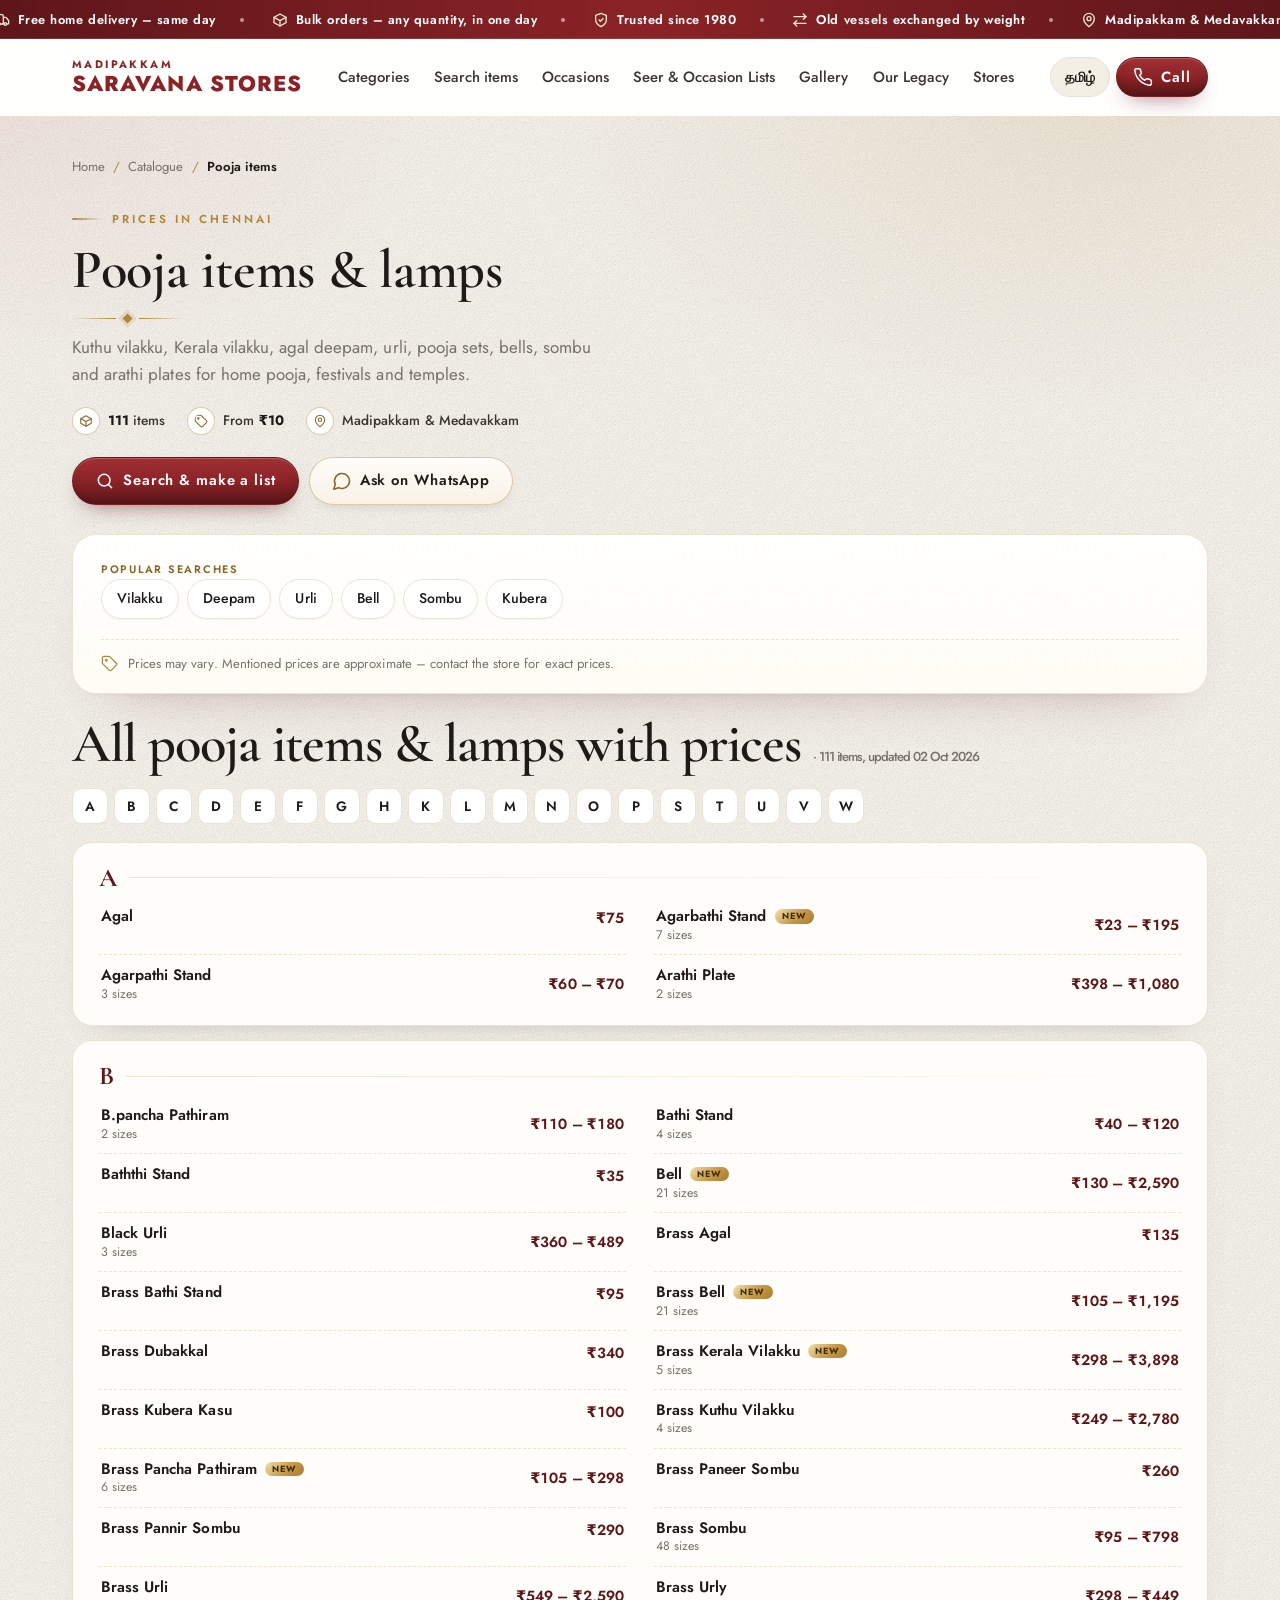
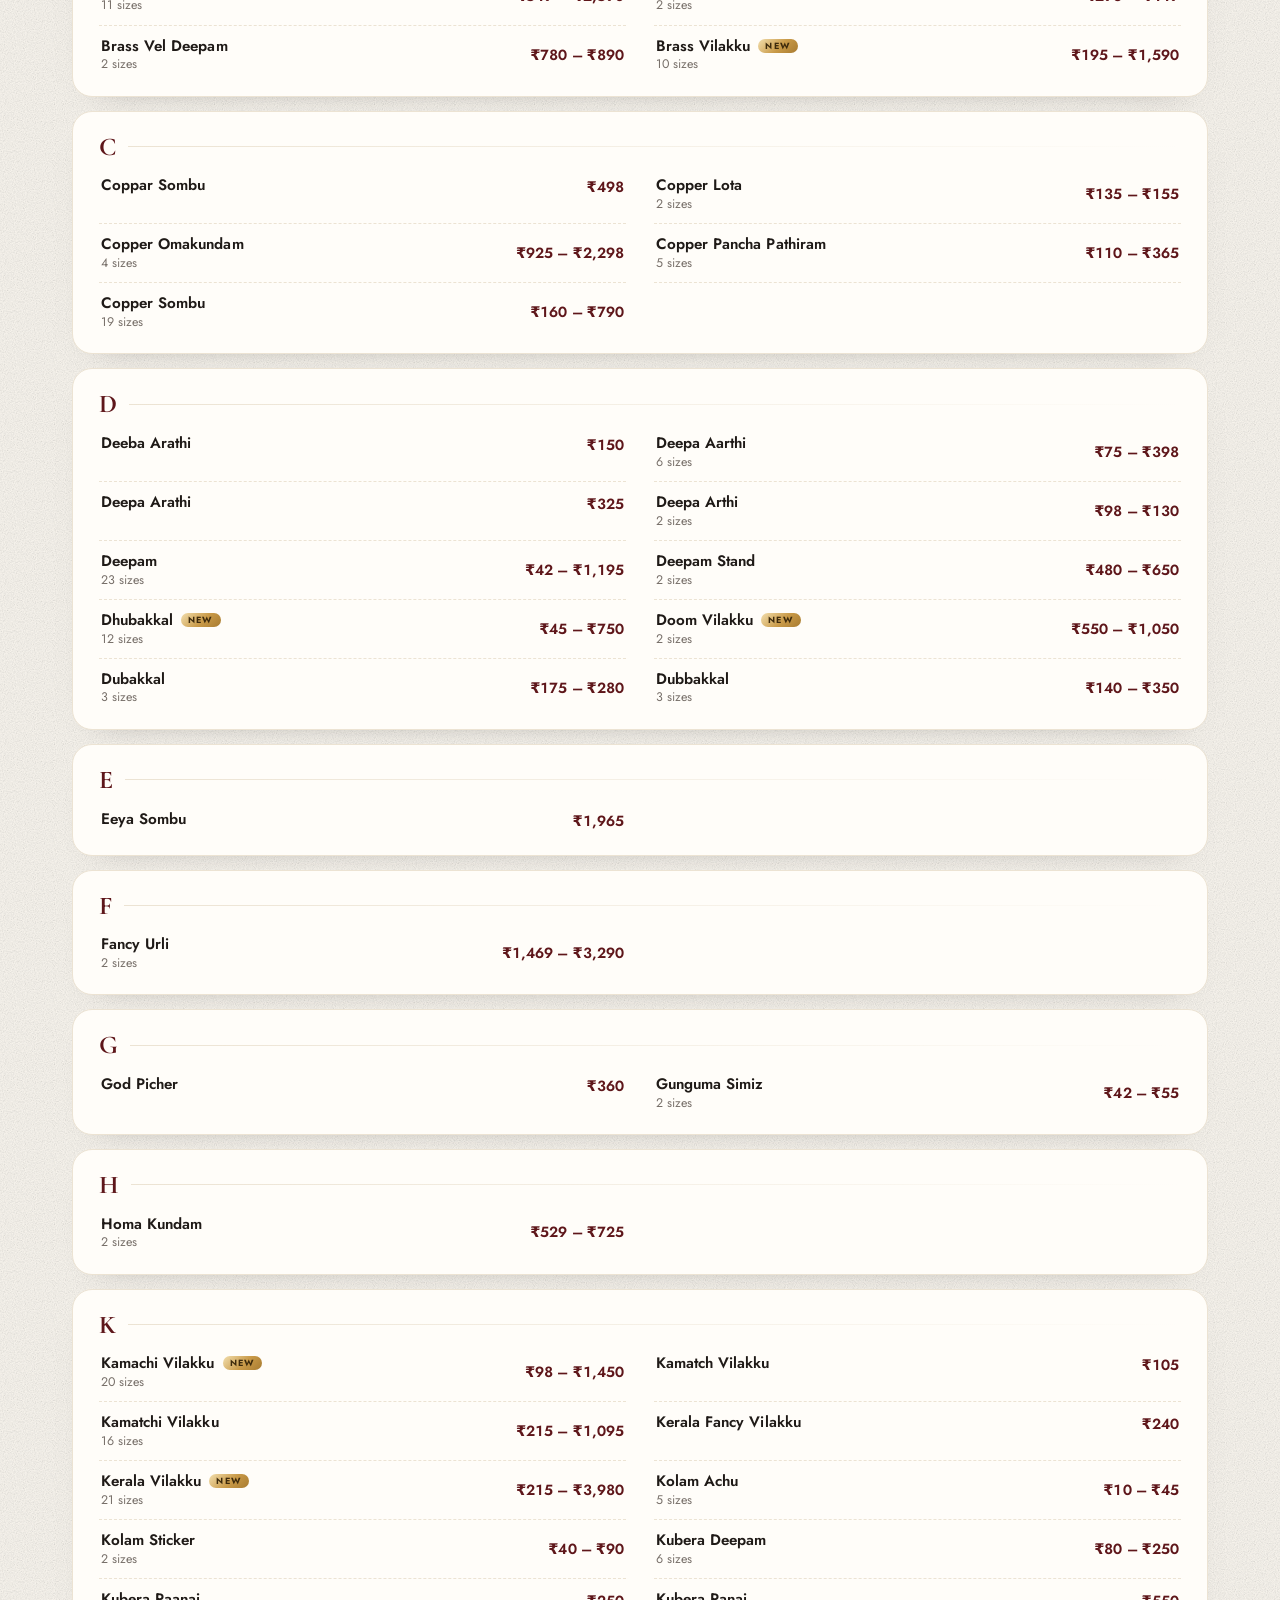
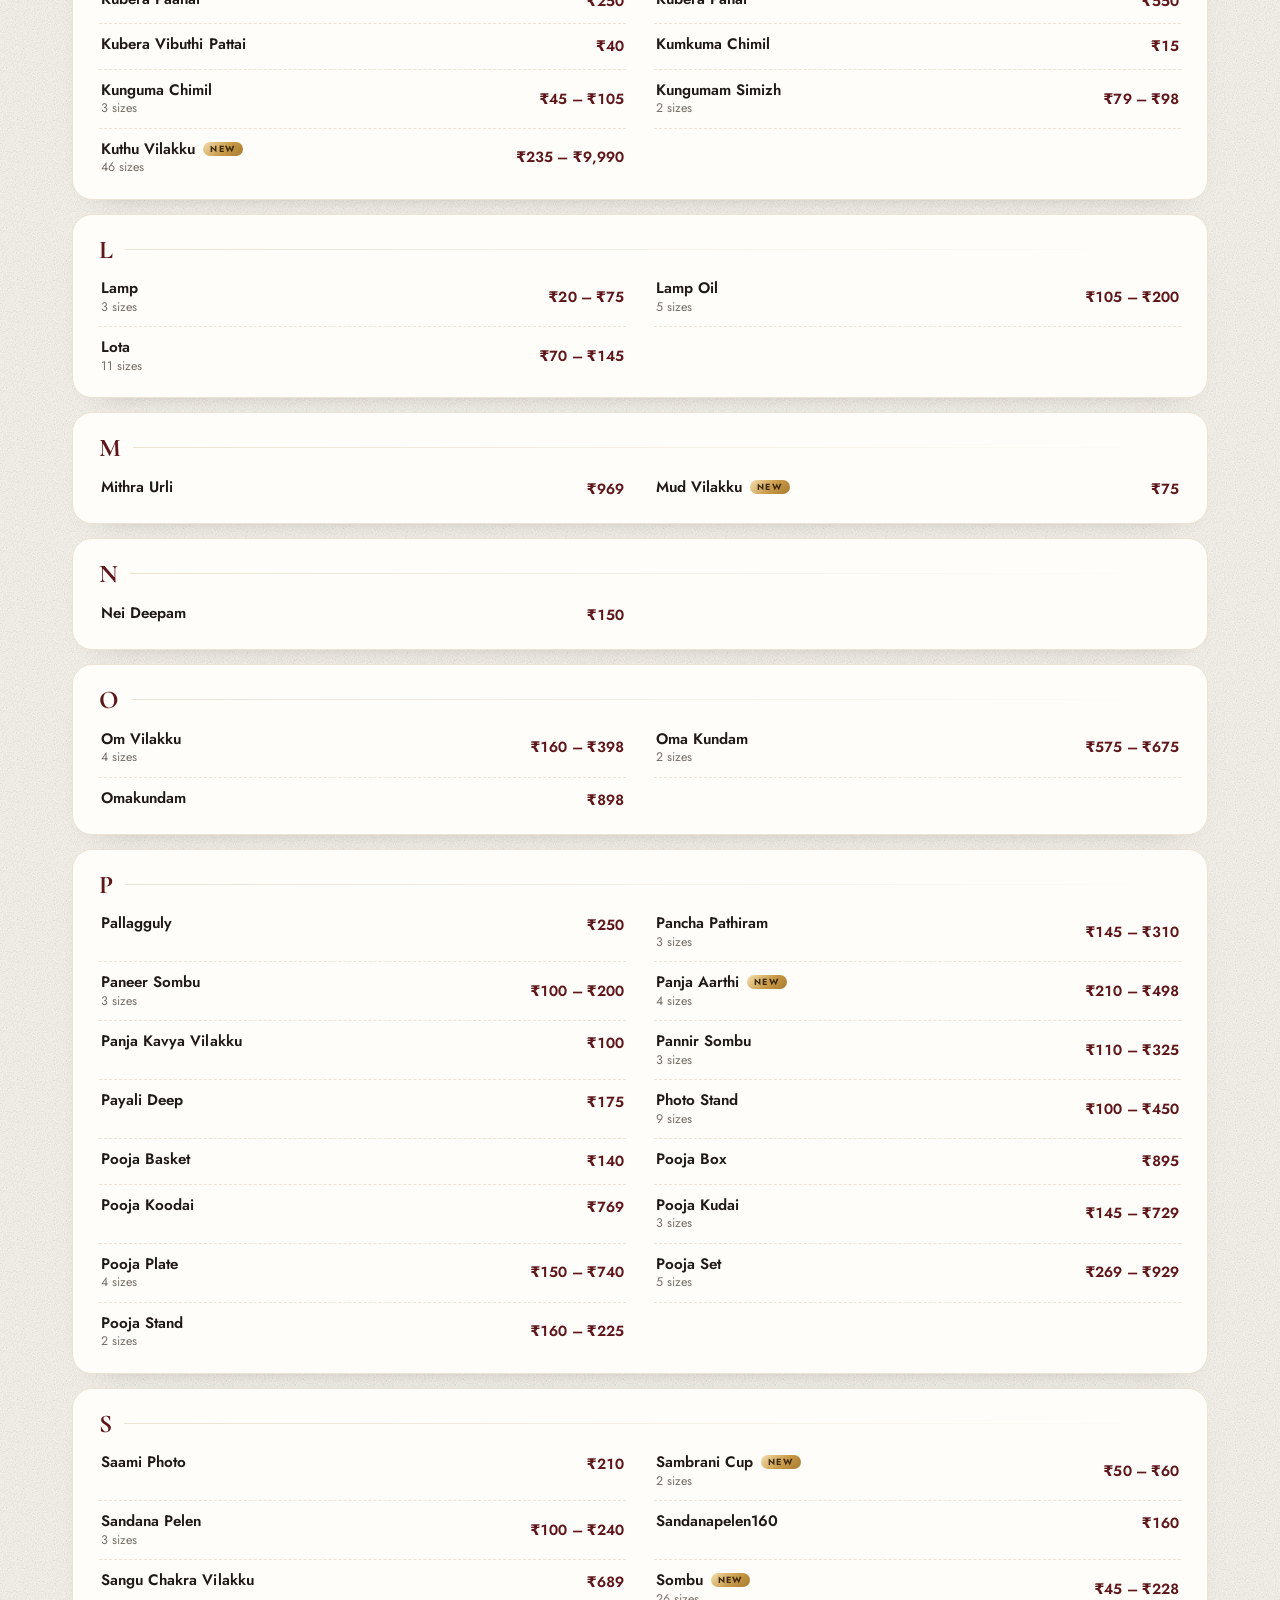
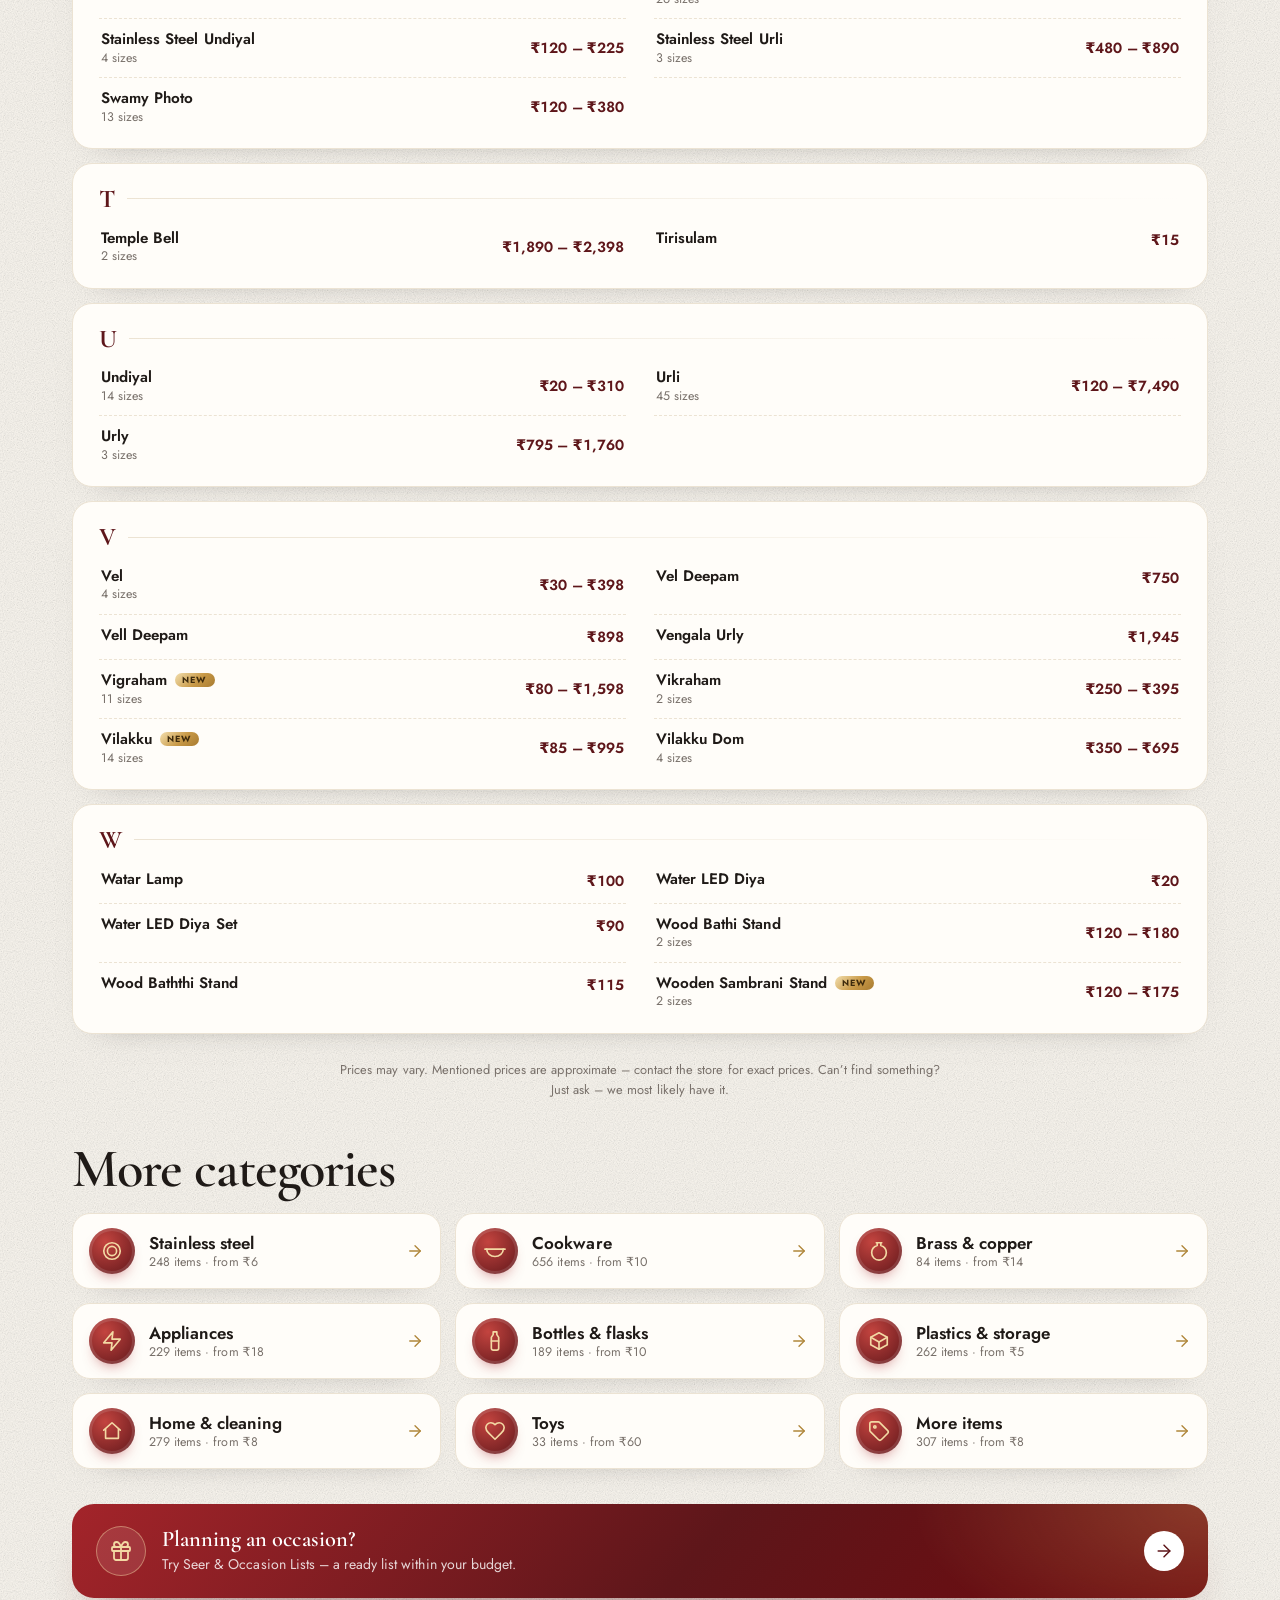
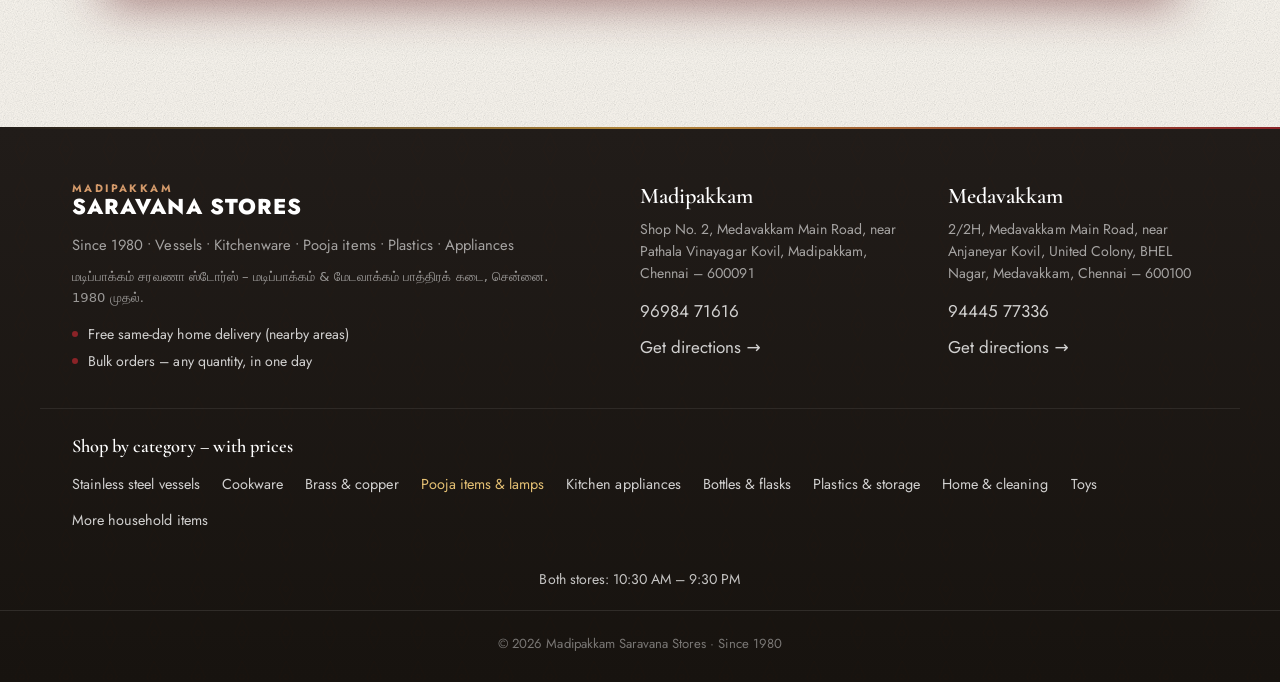
<file: pooja-items.html>
<!doctype html>
<!-- Generated by tools/build_pages.py from index.html + js/catalogue-data.js – edit those, not this file. -->
<html lang="en">
<head>
  <meta charset="utf-8">
  <meta name="viewport" content="width=device-width, initial-scale=1, viewport-fit=cover">
  <!-- Google tag (gtag.js). The tag itself loads just after the page has finished loading, so it doesn't
       slow down the first view; anything sent before that waits in dataLayer and is delivered then. -->
<script>
  window.dataLayer = window.dataLayer || [];
  function gtag(){dataLayer.push(arguments);}
  gtag('js', new Date());

  gtag('config', 'AW-18484151582');
  (function () {
    function loadTag() {
      var s = document.createElement('script');
      s.async = true;
      s.src = 'https://www.googletagmanager.com/gtag/js?id=AW-18484151582';
      document.head.appendChild(s);
    }
    if (document.readyState === 'complete') setTimeout(loadTag, 300);
    else addEventListener('load', function () { setTimeout(loadTag, 300); });
  })();
</script>
  <title>Pooja Items &amp; Vilakku with Prices, Chennai | Madipakkam Saravana Stores</title>
  <meta name="description" content="111 pooja items items with prices, from ₹10 – vilakku, deepam, urli, bells. Madipakkam Saravana Stores, Madipakkam &amp; Medavakkam, Chennai. Since 1980.">
  <meta name="robots" content="index, follow, max-image-preview:large">
  <meta name="author" content="Madipakkam Saravana Stores">
  <meta name="theme-color" content="#8a2327">
  <meta name="format-detection" content="telephone=yes">

  <!-- Local SEO -->
  <meta name="geo.region" content="IN-TN">
  <meta name="geo.placename" content="Madipakkam, Medavakkam, Chennai">
  <meta name="geo.position" content="12.9704899;80.190356">
  <meta name="ICBM" content="12.9704899, 80.190356">

  <!-- The site's web address (tools/build_pages.py changes these for the other pages) -->
  <link rel="canonical" href="https://madipakkamsaravanastores.in/pooja-items.html">
  <meta property="og:url" content="https://madipakkamsaravanastores.in/pooja-items.html">

  <!-- Link previews on WhatsApp, Facebook and X -->
  <meta property="og:type" content="website">
  <meta property="og:site_name" content="Madipakkam Saravana Stores">
  <meta property="og:locale" content="en_IN">
  <meta property="og:locale:alternate" content="ta_IN">
  <meta property="og:title" content="Pooja Items &amp; Vilakku with Prices, Chennai | Madipakkam Saravana Stores">
  <meta property="og:description" content="111 pooja items items with prices, from ₹10 – vilakku, deepam, urli, bells. Madipakkam Saravana Stores, Madipakkam &amp; Medavakkam, Chennai. Since 1980.">
  <meta property="og:image" content="https://madipakkamsaravanastores.in/images/share.jpg">
  <meta property="og:image:width" content="1200">
  <meta property="og:image:height" content="630">
  <meta property="og:image:alt" content="Madipakkam Saravana Stores – store front, since 1980">
  <meta name="twitter:card" content="summary_large_image">
  <meta name="twitter:title" content="Pooja Items &amp; Vilakku with Prices, Chennai | Madipakkam Saravana Stores">
  <meta name="twitter:description" content="111 pooja items items with prices, from ₹10 – vilakku, deepam, urli, bells. Madipakkam Saravana Stores, Madipakkam &amp; Medavakkam, Chennai. Since 1980.">
  <meta name="twitter:image" content="https://madipakkamsaravanastores.in/images/share.jpg">

  <!-- Icons -->
  <link rel="icon" href="icons/favicon.svg" type="image/svg+xml">
  <link rel="icon" href="icons/favicon-32.png" sizes="32x32" type="image/png">
  <link rel="apple-touch-icon" href="icons/apple-touch-icon.png">
  <link rel="manifest" href="site.webmanifest">

  <link rel="preconnect" href="https://fonts.googleapis.com">
  <link rel="preconnect" href="https://fonts.gstatic.com" crossorigin>
  <link rel="preload" as="style" href="https://fonts.googleapis.com/css2?family=Cormorant+Garamond:ital,wght@0,500;0,600;0,700;1,500;1,600&family=Jost:wght@400;500;600;700&family=Anek+Tamil:wght@500;600;700&family=Mukta+Malar:wght@400;500;600;700&display=swap" onload="this.onload=null;this.rel='stylesheet'">
  <noscript><link rel="stylesheet" href="https://fonts.googleapis.com/css2?family=Cormorant+Garamond:ital,wght@0,500;0,600;0,700;1,500;1,600&family=Jost:wght@400;500;600;700&family=Anek+Tamil:wght@500;600;700&family=Mukta+Malar:wght@400;500;600;700&display=swap"></noscript>
  <!-- All of css/*.css in one file – built by tools/build_pages.py (edit the separate files, then run it) -->
  <link rel="stylesheet" href="css/site.min.css">
  <script>
    (function () {
      var nav = performance.getEntriesByType && performance.getEntriesByType('navigation')[0];
      // The splash intro plays once per visit: not after Back, and not when coming from another page of the site
      var back = nav && nav.type === 'back_forward';
      var seen = false;
      try { seen = sessionStorage.getItem('splashSeen') === '1'; } catch (e) {}
      var skip = back || seen;
      document.documentElement.classList.add('js', skip ? 'is-back' : 'js');
      // Start at the top on refresh (browsers otherwise jump back to where you were)
      if ('scrollRestoration' in history) history.scrollRestoration = 'manual';
      if (nav && nav.type === 'reload' && location.hash) history.replaceState(null, '', location.pathname + location.search);
    })();
  </script>
  <script type="application/ld+json">
{
 "@context": "https://schema.org",
 "@graph": [
  {
   "@type": "BreadcrumbList",
   "itemListElement": [
    {
     "@type": "ListItem",
     "position": 1,
     "name": "Home",
     "item": "https://madipakkamsaravanastores.in/"
    },
    {
     "@type": "ListItem",
     "position": 2,
     "name": "Catalogue",
     "item": "https://madipakkamsaravanastores.in/catalogue.html"
    },
    {
     "@type": "ListItem",
     "position": 3,
     "name": "Pooja items",
     "item": "https://madipakkamsaravanastores.in/pooja-items.html"
    }
   ]
  },
  {
   "@type": "CollectionPage",
   "@id": "https://madipakkamsaravanastores.in/pooja-items.html",
   "url": "https://madipakkamsaravanastores.in/pooja-items.html",
   "name": "Pooja Items & Vilakku with Prices, Chennai",
   "description": "111 pooja items items with prices, from ₹10 – vilakku, deepam, urli, bells. Madipakkam Saravana Stores, Madipakkam & Medavakkam, Chennai. Since 1980.",
   "inLanguage": "en-IN",
   "dateModified": "2026-10-02",
   "isPartOf": {
    "@type": "WebSite",
    "name": "Madipakkam Saravana Stores",
    "url": "https://madipakkamsaravanastores.in/"
   },
   "publisher": {
    "@id": "https://madipakkamsaravanastores.in/#organization"
   },
   "mainEntity": {
    "@type": "ItemList",
    "numberOfItems": 111,
    "itemListElement": [
     {
      "@type": "ListItem",
      "position": 1,
      "name": "Agal"
     },
     {
      "@type": "ListItem",
      "position": 2,
      "name": "Agarbathi Stand"
     },
     {
      "@type": "ListItem",
      "position": 3,
      "name": "Agarpathi Stand"
     },
     {
      "@type": "ListItem",
      "position": 4,
      "name": "Arathi Plate"
     },
     {
      "@type": "ListItem",
      "position": 5,
      "name": "B.pancha Pathiram"
     },
     {
      "@type": "ListItem",
      "position": 6,
      "name": "Bathi Stand"
     },
     {
      "@type": "ListItem",
      "position": 7,
      "name": "Baththi Stand"
     },
     {
      "@type": "ListItem",
      "position": 8,
      "name": "Bell"
     },
     {
      "@type": "ListItem",
      "position": 9,
      "name": "Black Urli"
     },
     {
      "@type": "ListItem",
      "position": 10,
      "name": "Brass Agal"
     },
     {
      "@type": "ListItem",
      "position": 11,
      "name": "Brass Bathi Stand"
     },
     {
      "@type": "ListItem",
      "position": 12,
      "name": "Brass Bell"
     },
     {
      "@type": "ListItem",
      "position": 13,
      "name": "Brass Dubakkal"
     },
     {
      "@type": "ListItem",
      "position": 14,
      "name": "Brass Kerala Vilakku"
     },
     {
      "@type": "ListItem",
      "position": 15,
      "name": "Brass Kubera Kasu"
     },
     {
      "@type": "ListItem",
      "position": 16,
      "name": "Brass Kuthu Vilakku"
     },
     {
      "@type": "ListItem",
      "position": 17,
      "name": "Brass Pancha Pathiram"
     },
     {
      "@type": "ListItem",
      "position": 18,
      "name": "Brass Paneer Sombu"
     },
     {
      "@type": "ListItem",
      "position": 19,
      "name": "Brass Pannir Sombu"
     },
     {
      "@type": "ListItem",
      "position": 20,
      "name": "Brass Sombu"
     },
     {
      "@type": "ListItem",
      "position": 21,
      "name": "Brass Urli"
     },
     {
      "@type": "ListItem",
      "position": 22,
      "name": "Brass Urly"
     },
     {
      "@type": "ListItem",
      "position": 23,
      "name": "Brass Vel Deepam"
     },
     {
      "@type": "ListItem",
      "position": 24,
      "name": "Brass Vilakku"
     },
     {
      "@type": "ListItem",
      "position": 25,
      "name": "Coppar Sombu"
     },
     {
      "@type": "ListItem",
      "position": 26,
      "name": "Copper Lota"
     },
     {
      "@type": "ListItem",
      "position": 27,
      "name": "Copper Omakundam"
     },
     {
      "@type": "ListItem",
      "position": 28,
      "name": "Copper Pancha Pathiram"
     },
     {
      "@type": "ListItem",
      "position": 29,
      "name": "Copper Sombu"
     },
     {
      "@type": "ListItem",
      "position": 30,
      "name": "Deeba Arathi"
     }
    ]
   }
  }
 ]
}
  </script>
</head>
<body>

<!-- Icon sprite -->
<svg width="0" height="0" style="position:absolute" aria-hidden="true">
  <defs>
    <symbol id="i-phone" viewBox="0 0 24 24"><path d="M22 16.92v3a2 2 0 0 1-2.18 2 19.8 19.8 0 0 1-8.63-3.07 19.5 19.5 0 0 1-6-6A19.8 19.8 0 0 1 2.12 4.18 2 2 0 0 1 4.11 2h3a2 2 0 0 1 2 1.72c.13.96.36 1.9.7 2.81a2 2 0 0 1-.45 2.11L8.09 9.91a16 16 0 0 0 6 6l1.27-1.27a2 2 0 0 1 2.11-.45c.91.34 1.85.57 2.81.7A2 2 0 0 1 22 16.92z"/></symbol>
    <symbol id="i-chat" viewBox="0 0 24 24"><path d="M7.9 20A9 9 0 1 0 4 16.1L2 22Z"/></symbol>
    <symbol id="i-pin" viewBox="0 0 24 24"><path d="M20 10c0 6-8 12-8 12s-8-6-8-12a8 8 0 0 1 16 0Z"/><circle cx="12" cy="10" r="3"/></symbol>
    <symbol id="i-nav" viewBox="0 0 24 24"><path d="M3 11 22 2l-9 19-2-8-8-2z"/></symbol>
    <symbol id="i-clock" viewBox="0 0 24 24"><circle cx="12" cy="12" r="10"/><path d="M12 6v6l4 2"/></symbol>
    <symbol id="i-truck" viewBox="0 0 24 24"><path d="M14 18V6a2 2 0 0 0-2-2H4a2 2 0 0 0-2 2v11a1 1 0 0 0 1 1h2"/><path d="M15 18H9"/><path d="M19 18h2a1 1 0 0 0 1-1v-3.65a1 1 0 0 0-.22-.62l-3.48-4.35A1 1 0 0 0 17.52 8H14"/><circle cx="17" cy="18" r="2"/><circle cx="7" cy="18" r="2"/></symbol>
    <symbol id="i-wrench" viewBox="0 0 24 24"><path d="M14.7 6.3a1 1 0 0 0 0 1.4l1.6 1.6a1 1 0 0 0 1.4 0l3.77-3.77a6 6 0 0 1-7.94 7.94l-6.91 6.91a2.12 2.12 0 0 1-3-3l6.91-6.91a6 6 0 0 1 7.94-7.94l-3.76 3.76z"/></symbol>
    <symbol id="i-gift" viewBox="0 0 24 24"><rect x="3" y="8" width="18" height="4" rx="1"/><path d="M12 8v13"/><path d="M19 12v7a2 2 0 0 1-2 2H7a2 2 0 0 1-2-2v-7"/><path d="M7.5 8a2.5 2.5 0 0 1 0-5C9.5 3 11 5 12 8c1-3 2.5-5 4.5-5a2.5 2.5 0 0 1 0 5"/></symbol>
    <symbol id="i-tag" viewBox="0 0 24 24"><path d="M12.59 2.59A2 2 0 0 0 11.17 2H4a2 2 0 0 0-2 2v7.17a2 2 0 0 0 .59 1.42l8.7 8.7a2.43 2.43 0 0 0 3.42 0l6.58-6.58a2.43 2.43 0 0 0 0-3.42z"/><circle cx="7.5" cy="7.5" r="1.2"/></symbol>
    <symbol id="i-eye" viewBox="0 0 24 24"><path d="M2.06 12.35a1 1 0 0 1 0-.7 10.75 10.75 0 0 1 19.88 0 1 1 0 0 1 0 .7 10.75 10.75 0 0 1-19.88 0"/><circle cx="12" cy="12" r="3"/></symbol>
    <symbol id="i-heart" viewBox="0 0 24 24"><path d="M19 14c1.49-1.46 3-3.21 3-5.5A5.5 5.5 0 0 0 16.5 3c-1.76 0-3 .5-4.5 2-1.5-1.5-2.74-2-4.5-2A5.5 5.5 0 0 0 2 8.5c0 2.3 1.5 4.05 3 5.5l7 7Z"/></symbol>
    <symbol id="i-arrow" viewBox="0 0 24 24"><path d="M5 12h14"/><path d="m12 5 7 7-7 7"/></symbol>
    <symbol id="i-check" viewBox="0 0 24 24"><path d="M20 6 9 17l-5-5"/></symbol>
    <symbol id="i-star" viewBox="0 0 24 24"><path d="M12 2.5l2.9 6.1 6.6.8-4.9 4.6 1.3 6.6L12 17.3l-5.9 3.3 1.3-6.6L2.5 9.4l6.6-.8z"/></symbol>
    <symbol id="i-menu" viewBox="0 0 24 24"><path d="M4 7h16M4 12h16M4 17h16"/></symbol>
    <symbol id="i-x" viewBox="0 0 24 24"><path d="M18 6 6 18M6 6l12 12"/></symbol>
    <symbol id="i-left" viewBox="0 0 24 24"><path d="m15 18-6-6 6-6"/></symbol>
    <symbol id="i-right" viewBox="0 0 24 24"><path d="m9 18 6-6-6-6"/></symbol>
    <symbol id="i-box" viewBox="0 0 24 24"><path d="M21 8 12 3 3 8v8l9 5 9-5Z"/><path d="m3 8 9 5 9-5"/><path d="M12 13v8"/></symbol>
    <symbol id="i-shield" viewBox="0 0 24 24"><path d="M12 22s8-4 8-10V5l-8-3-8 3v7c0 6 8 10 8 10Z"/><path d="m9 12 2 2 4-4"/></symbol>
    <symbol id="i-bolt" viewBox="0 0 24 24"><path d="M13 2 3 14h9l-1 8 10-12h-9l1-8z"/></symbol>
    <symbol id="i-search" viewBox="0 0 24 24"><circle cx="11" cy="11" r="7"/><path d="m20 20-3.5-3.5"/></symbol>
    <symbol id="i-plus" viewBox="0 0 24 24"><path d="M12 5v14M5 12h14"/></symbol>
    <symbol id="i-minus" viewBox="0 0 24 24"><path d="M5 12h14"/></symbol>
    <symbol id="i-list" viewBox="0 0 24 24"><path d="M9 6h11M9 12h11M9 18h11"/><path d="M4 6h.01M4 12h.01M4 18h.01"/></symbol>
    <symbol id="i-swap" viewBox="0 0 24 24"><path d="m17 3 4 4-4 4"/><path d="M3 7h18"/><path d="m7 21-4-4 4-4"/><path d="M21 17H3"/></symbol>
    <symbol id="i-trash" viewBox="0 0 24 24"><path d="M3 6h18"/><path d="M8 6V4h8v2"/><path d="m19 6-1 14H6L5 6"/></symbol>
    <symbol id="i-pot" viewBox="0 0 24 24"><path d="M9 3h6"/><path d="M10 3v3c-3 1-6 4-6 8a8 8 0 0 0 16 0c0-4-3-7-6-8V3"/></symbol>
    <symbol id="i-lamp" viewBox="0 0 24 24"><path d="M12 3c1.5 2 1.5 3.5 0 5-1.5-1.5-1.5-3 0-5z"/><path d="M4 11h16c0 3-3.5 5-8 5s-8-2-8-5z"/><path d="M12 16v4M8 21h8"/></symbol>
    <symbol id="i-pan" viewBox="0 0 24 24"><path d="M3 10h18c0 4.5-4 8-9 8s-9-3.5-9-8z"/><path d="M1 10h2M21 10h2"/></symbol>
    <symbol id="i-plate" viewBox="0 0 24 24"><circle cx="12" cy="12" r="9"/><circle cx="12" cy="12" r="5"/></symbol>
    <symbol id="i-bottle" viewBox="0 0 24 24"><path d="M10 2h4v3l2 3v12a2 2 0 0 1-2 2h-4a2 2 0 0 1-2-2V8l2-3z"/><path d="M8 12h8"/></symbol>
    <symbol id="i-home" viewBox="0 0 24 24"><path d="m3 11 9-8 9 8"/><path d="M5 10v10h14V10"/></symbol>
    <symbol id="p-agal" viewBox="0 0 24 24"><path d="M12 3.5c1.4 1.6 1.4 3 0 4.3-1.4-1.3-1.4-2.7 0-4.3z" style="fill:var(--if,none)"/><path d="M3.5 11.5h17c-.6 3.2-4 5.5-8.5 5.5s-7.9-2.3-8.5-5.5z" style="fill:var(--if,none)"/><path d="M12 7.8v3.7"/><path d="M9 17v2.5h6V17"/><path d="M7 21h10"/></symbol>
    <symbol id="p-kudam" viewBox="0 0 24 24"><path d="M9 2.8h6"/><path d="M10 2.8v2.6"/><path d="M14 2.8v2.6"/><path d="M10 5.4C6.4 6.5 4.5 9.6 4.5 13a7.5 7.5 0 0 0 15 0c0-3.4-1.9-6.5-5.5-7.6z" style="fill:var(--if,none)"/><path d="M5.3 11.3h13.4" opacity=".55"/></symbol>
    <symbol id="p-plate" viewBox="0 0 24 24"><circle cx="12" cy="12" r="9" style="fill:var(--if,none)"/><circle cx="12" cy="12" r="5.5"/><path d="M8.5 7.6a5.5 5.5 0 0 1 3.5-1.1" opacity=".6"/></symbol>
    <symbol id="p-bottle" viewBox="0 0 24 24"><path d="M9.5 2.5h5v2.8l2 3V20a2 2 0 0 1-2 2h-5a2 2 0 0 1-2-2V8.3l2-3z" style="fill:var(--if,none)"/><path d="M9.5 5.3h5"/><path d="M7.5 12h9M7.5 16h9" opacity=".55"/></symbol>
    <symbol id="p-kadai" viewBox="0 0 24 24"><path d="M3.5 10h17c0 4.6-3.8 8-8.5 8s-8.5-3.4-8.5-8z" style="fill:var(--if,none)"/><path d="M2.5 10h19"/><path d="M1 8.6 3 10M23 8.6 21 10"/><path d="M6 13.2h12" opacity=".55"/></symbol>
    <symbol id="p-agarbathi" viewBox="0 0 24 24"><path d="M4.5 21h15"/><path d="M7.5 21c0-2.3 2-3.8 4.5-3.8s4.5 1.5 4.5 3.8z" style="fill:var(--if,none)"/><path d="M12 17.2V8.2M10.3 17.4 7.4 9M13.7 17.4 16.6 9"/><path d="M12 8.2c.7-.8.7-1.6 0-2.4-.7.8-.7 1.6 0 2.4z" style="fill:var(--if,none)"/><path d="M7.4 9c.4-.9.2-1.7-.6-2.3-.4.9-.2 1.7.6 2.3z" style="fill:var(--if,none)"/><path d="M16.6 9c-.4-.9-.2-1.7.6-2.3.4.9.2 1.7-.6 2.3z" style="fill:var(--if,none)"/><path d="M12 5c-.9-.9.9-1.8 0-2.9M6.4 6.1c-.9-.8.4-1.8-.4-2.8M17.6 6.1c.9-.8-.4-1.8.4-2.8" opacity=".55"/></symbol>
    <symbol id="p-perfume" viewBox="0 0 24 24"><rect x="7" y="10" width="11" height="11" rx="2.6" style="fill:var(--if,none)"/><path d="M10.3 10V7.6h4.4V10"/><rect x="9.6" y="5.2" width="5.8" height="2.4" rx=".8" style="fill:var(--if,none)"/><path d="M9.6 6.4H7.4"/><path d="M5 4.6h.01M4 6.4h.01M5 8.2h.01M2.6 5.4h.01M2.6 7.4h.01" stroke-width="2.2"/><path d="M15.4 6.4h2.2c1.4 0 2.1-.9 2.4-2"/><circle cx="20.4" cy="3" r="1.3" style="fill:var(--if,none)"/><path d="M9.5 14.5h6" opacity=".55"/><path d="M9.5 17.2h3.5" opacity=".4"/></symbol>
    <symbol id="p-chimta" viewBox="0 0 24 24"><circle cx="12" cy="3.6" r="1.6"/><path d="M11 5 6.2 19.6a1 1 0 0 0 .7 1.3l.6.1a1 1 0 0 0 1.1-.6L12.4 6" style="fill:var(--if,none)"/><path d="M13 5l4.8 14.6a1 1 0 0 1-.7 1.3l-.6.1a1 1 0 0 1-1.1-.6L11.6 6" style="fill:var(--if,none)"/><path d="M8.8 12.5l2.1.6M15.2 12.5l-2.1.6" opacity=".55"/></symbol>
    <symbol id="p-board" viewBox="0 0 24 24"><rect x="2.5" y="7.5" width="15" height="13" rx="3" style="fill:var(--if,none)"/><circle cx="5.6" cy="10.6" r="1"/><path d="M5 17.5h7" opacity=".5"/><path d="M9.2 16.2 7 18.4"/><path d="M9.2 16.2 20.3 5.1c.5 3.3-1.4 6.5-6.3 8.9z" style="fill:var(--if,none)"/></symbol>
    <symbol id="p-clock" viewBox="0 0 24 24"><circle cx="12" cy="12" r="9" style="fill:var(--if,none)"/><circle cx="12" cy="12" r="7" opacity=".45"/><path d="M12 3.8v1.6M12 18.6v1.6M3.8 12h1.6M18.6 12h1.6"/><path d="M12 7.4V12l3.2 2"/><circle cx="12" cy="12" r=".8"/></symbol>
    <symbol id="p-clothstand" viewBox="0 0 24 24"><path d="M2.5 6.5h19"/><path d="M4 6.5 5.3 20M20 6.5 18.7 20"/><path d="M5.3 20l3.3-4.2 3.4 4.2 3.4-4.2 3.3 4.2"/><path d="M5.6 6.5h4.2v6.8L7.7 12.2l-2.1 1.1z" style="fill:var(--if,none)"/><path d="M13 6.5l-1.8 1.9 1.3 1.1V14h5.6V9.5l1.3-1.1-1.8-1.9h-1.3a1.5 1.5 0 0 1-3 0z" style="fill:var(--if,none)"/></symbol>
    <symbol id="p-milkboiler" viewBox="0 0 24 24"><path d="M5 9h12v8.5A3.5 3.5 0 0 1 13.5 21h-5A3.5 3.5 0 0 1 5 17.5z" style="fill:var(--if,none)"/><path d="M4 9h14"/><path d="M5 10.5 2.6 9.2"/><path d="M8 9c0-1.6 1.3-2.6 3-2.6s3 1 3 2.6"/><path d="M11 6.4V4.6"/><path d="M9.6 4.6h2.8"/><path d="M17 12h2.5"/><path d="M7 14.5h8" opacity=".5"/></symbol>
    <symbol id="p-strainer" viewBox="0 0 24 24"><circle cx="9" cy="11" r="6.2" style="fill:var(--if,none)"/><path d="M15.2 11H22"/><path d="M5.6 8.2l6.8 5.6M5.6 13.8l6.8-5.6M3.8 11h10.4M9 5.8v10.4" opacity=".45"/></symbol>
    <symbol id="p-coffeefilter" viewBox="0 0 24 24"><rect x="7" y="3.5" width="10" height="6" rx="1" style="fill:var(--if,none)"/><path d="M6 9.5h12"/><path d="M7 9.5v9A2.5 2.5 0 0 0 9.5 21h5a2.5 2.5 0 0 0 2.5-2.5v-9" style="fill:var(--if,none)"/><circle cx="12" cy="2.3" r=".9"/><path d="M9 6.5h6M8.5 14.5h7" opacity=".5"/></symbol>
    <symbol id="p-press" viewBox="0 0 24 24"><rect x="7.5" y="6" width="9" height="12" rx="1" style="fill:var(--if,none)"/><path d="M6.5 6h11M6.5 18h11"/><path d="M12 6V2.5"/><path d="M8.5 2.5h7"/><path d="M10 18l-.6 3.2M12 18v3.5M14 18l.6 3.2" opacity=".65"/><path d="M7.5 12h9" opacity=".45"/></symbol>
    <symbol id="p-mould" viewBox="0 0 24 24"><path d="M3 10h18l-2 9H5z" style="fill:var(--if,none)"/><path d="M3 10c1.5-2 3-2 4.5 0s3 2 4.5 0 3-2 4.5 0 3 2 4.5 0"/><path d="M7 10.8l1 8.2M12 11v8M17 10.8 16 19" opacity=".5"/></symbol>
    <symbol id="p-rolling" viewBox="0 0 24 24"><circle cx="11.5" cy="14.5" r="6.8" style="fill:var(--if,none)"/><path d="M5 9.5 18.5 6" stroke-width="2.6"/><path d="M2.4 10.2l2.2-.6M18.9 5.9l2.2-.6"/></symbol>
    <symbol id="p-manai" viewBox="0 0 24 24"><rect x="3" y="9" width="18" height="4" rx="1.3" style="fill:var(--if,none)"/><path d="M5 13v4.5M19 13v4.5M8.5 13v2.5M15.5 13v2.5"/><path d="M6 11h12" opacity=".5"/></symbol>
    <symbol id="p-arivalmanai" viewBox="0 0 24 24"><rect x="3" y="17.5" width="16" height="3.2" rx="1" style="fill:var(--if,none)"/><path d="M8.5 17.5V9.5c0-3.4 2.6-6 6.2-6.4-1.2 3-2.2 5.4-2.2 8.6v5.8" style="fill:var(--if,none)"/><path d="M10.5 12h2" opacity=".5"/></symbol>
    <symbol id="p-muram" viewBox="0 0 24 24"><path d="M3.5 8.5h17l-1.6 9.4a2 2 0 0 1-2 1.6H7.1a2 2 0 0 1-2-1.6z" style="fill:var(--if,none)"/><path d="M3.5 8.5c3 2.2 14 2.2 17 0"/><path d="M8 12.5l.8 5M12 12.8v4.8M16 12.5l-.8 5" opacity=".45"/></symbol>
    <symbol id="p-churner" viewBox="0 0 24 24"><path d="M12 2.5v13"/><path d="M8.5 6.5h7"/><circle cx="12" cy="16" r="1.7" style="fill:var(--if,none)"/><path d="M12 17.7v3.8M10.4 16.6l-3.6 3.2M13.6 16.6l3.6 3.2M10.3 15.6 6.3 14.6M13.7 15.6l4-1"/></symbol>
    <symbol id="p-ural" viewBox="0 0 24 24"><path d="M5 11h14l-1.5 6.5A3 3 0 0 1 14.6 20H9.4a3 3 0 0 1-2.9-2.5z" style="fill:var(--if,none)"/><path d="M4 11h16"/><path d="M14 11 18.4 3.6"/><circle cx="18.8" cy="3" r="1.3" style="fill:var(--if,none)"/><path d="M8 20.8h8"/></symbol>
    <symbol id="p-lighter" viewBox="0 0 24 24"><path d="M2.5 8.5h11l2-1.5h4v5h-4l-2-1.5h-11z" style="fill:var(--if,none)"/><path d="M7.5 10.5v7a1.5 1.5 0 0 0 1.5 1.5h1a1.5 1.5 0 0 0 1.5-1.5v-7"/><path d="M21 8l1.5-1M21 11.5l1.5 1" opacity=".6"/></symbol>
    <symbol id="p-cylinder" viewBox="0 0 24 24"><path d="M7 7.5h10v11a2.5 2.5 0 0 1-2.5 2.5h-5A2.5 2.5 0 0 1 7 18.5z" style="fill:var(--if,none)"/><path d="M7 7.5c0-2 2.2-3 5-3s5 1 5 3"/><path d="M10.5 4.5V2.8h3v1.7"/><path d="M7 12.5h10" opacity=".5"/></symbol>
    <symbol id="p-fan" viewBox="0 0 24 24"><circle cx="12" cy="9" r="6.5" style="fill:var(--if,none)"/><circle cx="12" cy="9" r="1.2"/><path d="M12 7.8c-.5-2.2.3-3.6 1.8-4M13.1 9.7c2 1 2.6 2.6 1.8 4M10.9 9.4c-2.1-.5-3.3.3-3.9 1.8" opacity=".75"/><path d="M12 15.5V20"/><path d="M8 21h8"/></symbol>
    <symbol id="p-heater" viewBox="0 0 24 24"><rect x="6.5" y="3" width="11" height="16" rx="3" style="fill:var(--if,none)"/><path d="M9.5 19v2M14.5 19v2"/><circle cx="12" cy="7.8" r="1.8"/><path d="M12 11.8c-1.3 1.5-1.3 2.9 0 3.9 1.3-1 1.3-2.4 0-3.9z"/></symbol>
    <symbol id="p-scale" viewBox="0 0 24 24"><rect x="3" y="12" width="18" height="8" rx="2" style="fill:var(--if,none)"/><path d="M5 12l1.5-6h11L19 12"/><rect x="9" y="15" width="6" height="2.5" rx=".6"/><path d="M8 8.8h8" opacity=".5"/></symbol>
    <symbol id="p-oven" viewBox="0 0 24 24"><rect x="2.5" y="5" width="19" height="14" rx="2" style="fill:var(--if,none)"/><rect x="5" y="7.5" width="10" height="9" rx="1"/><path d="M18 8.5h.01M18 11.5h.01M18 14.5h.01" stroke-width="2.4"/><path d="M5 21h2M17 21h2"/></symbol>
    <symbol id="p-toaster" viewBox="0 0 24 24"><path d="M3.5 11a4 4 0 0 1 4-4h9a4 4 0 0 1 4 4v8h-17z" style="fill:var(--if,none)"/><path d="M8.5 7V4h3v3M12.5 7V3.5h3V7"/><path d="M20.5 12H22"/><path d="M6 15h11" opacity=".5"/></symbol>
    <symbol id="p-iron" viewBox="0 0 24 24"><path d="M3 17h17.5c0-5-2.5-8-7-8H9a6 6 0 0 0-6 6z" style="fill:var(--if,none)"/><path d="M9 9c0-2 1.5-3.5 3.5-3.5H17"/><path d="M7 13.5h.01M10 13.5h.01M13 13.5h.01" stroke-width="2"/><path d="M3 20h17.5" opacity=".5"/></symbol>
    <symbol id="p-hairdryer" viewBox="0 0 24 24"><path d="M3 9a5 5 0 0 1 5-5h9l3 1.5v7L17 14H8a5 5 0 0 1-5-5z" style="fill:var(--if,none)"/><circle cx="8" cy="9" r="2"/><path d="m10 14-1 6.5a1 1 0 0 0 1 1.2h1.5a1 1 0 0 0 1-.9L13 14"/><path d="M21.5 7.5h1M21.5 10.5h1" opacity=".6"/></symbol>
    <symbol id="p-plug" viewBox="0 0 24 24"><path d="M8.5 2.5v4.5M15.5 2.5v4.5"/><path d="M6 7h12v4a6 6 0 0 1-12 0z" style="fill:var(--if,none)"/><path d="M12 17v4.5"/></symbol>
    <symbol id="p-mat" viewBox="0 0 24 24"><path d="M3 8h13v11H3z" style="fill:var(--if,none)"/><circle cx="18.5" cy="10.5" r="2.5"/><path d="M16 8h2.5M16 13h2.5"/><path d="M5 11h9M5 14h9M5 17h9" opacity=".45"/></symbol>
    <symbol id="p-bed" viewBox="0 0 24 24"><path d="M3 19V8"/><path d="M3 13.5h18v5.5"/><path d="M3 17h18" opacity=".5"/><rect x="5" y="10" width="5" height="3.5" rx="1.5" style="fill:var(--if,none)"/><path d="M11 13.5v-2a1.5 1.5 0 0 1 1.5-1.5H19a2 2 0 0 1 2 2v1.5" style="fill:var(--if,none)"/></symbol>
    <symbol id="p-pillow" viewBox="0 0 24 24"><path d="M4 8c2-2 14-2 16 0 1 3 1 6 0 9-2 2-14 2-16 0-1-3-1-6 0-9z" style="fill:var(--if,none)"/><path d="M7.5 11c3-1 6-1 9 0" opacity=".5"/></symbol>
    <symbol id="p-cradle" viewBox="0 0 24 24"><path d="M12 2.5v4"/><path d="M12 6.5 5 11M12 6.5l7 4.5"/><path d="M4 11h16c-.5 4-3.8 7-8 7s-7.5-3-8-7z" style="fill:var(--if,none)"/><path d="M7.5 14h9" opacity=".5"/></symbol>
    <symbol id="p-net" viewBox="0 0 24 24"><path d="M12 3 4 19h16z" style="fill:var(--if,none)"/><path d="M12 3v16M8.4 10.5 7 19M15.6 10.5 17 19" opacity=".5"/><path d="M3 21h18"/><circle cx="12" cy="2.4" r=".8"/></symbol>
    <symbol id="p-spray" viewBox="0 0 24 24"><path d="M8 10h7l1 2v8a1.5 1.5 0 0 1-1.5 1.5h-6A1.5 1.5 0 0 1 7 20v-8z" style="fill:var(--if,none)"/><path d="M9 10V7.5h5V10"/><path d="M8.5 7.5H15l2.5 1"/><path d="M14 7.5V5H9.5"/><path d="M20 5.5h.01M21.5 7.5h.01M20 9.5h.01" stroke-width="2.2"/><path d="M7.5 15h8" opacity=".5"/></symbol>
    <symbol id="p-cleaner" viewBox="0 0 24 24"><path d="M6.5 9 8.5 6.5h4l1.5 1.5h3.5A1.5 1.5 0 0 1 19 9.5V20a1.5 1.5 0 0 1-1.5 1.5H8A1.5 1.5 0 0 1 6.5 20z" style="fill:var(--if,none)"/><path d="M9 6.5V4h3.5v2.5"/><path d="M14.5 10h2.5v3.5h-2.5"/><path d="M6.5 15.5H19" opacity=".5"/></symbol>
    <symbol id="p-soap" viewBox="0 0 24 24"><rect x="3.5" y="11" width="14" height="8" rx="3" style="fill:var(--if,none)"/><path d="M6.5 14.5h8" opacity=".5"/><circle cx="17.5" cy="6.5" r="2.2"/><circle cx="13" cy="5.5" r="1.3"/><circle cx="20.3" cy="10.2" r="1"/></symbol>
    <symbol id="p-mirror" viewBox="0 0 24 24"><ellipse cx="12" cy="9.5" rx="6" ry="7.5" style="fill:var(--if,none)"/><path d="M9.5 6.5c.8-1.5 2-2.3 3.5-2.4" opacity=".6"/><path d="M12 17v3M8 21h8"/></symbol>
    <symbol id="p-comb" viewBox="0 0 24 24"><path d="M3 8.5h18v4.5H3z" style="fill:var(--if,none)"/><path d="M5 13v6.5M7.5 13v6.5M10 13v6.5M12.5 13v6.5M15 13v6.5M17.5 13v6.5M20 13v6.5"/></symbol>
    <symbol id="p-towel" viewBox="0 0 24 24"><path d="M4 8h14a2 2 0 0 1 2 2v1H6a2 2 0 0 0-2 2z" style="fill:var(--if,none)"/><path d="M4 13a2 2 0 0 1 2-2h14v8H6a2 2 0 0 1-2-2z" style="fill:var(--if,none)"/><path d="M8 15h9" opacity=".5"/></symbol>
    <symbol id="p-ladder" viewBox="0 0 24 24"><path d="M7 3 5 21M17 3l2 18"/><path d="M6.6 7h10.8M6.1 11.5h11.8M5.6 16h12.8"/></symbol>
    <symbol id="p-lock" viewBox="0 0 24 24"><rect x="5" y="10" width="14" height="11" rx="2" style="fill:var(--if,none)"/><path d="M8 10V7a4 4 0 0 1 8 0v3"/><circle cx="12" cy="15" r="1.4"/><path d="M12 16.4V18"/></symbol>
    <symbol id="p-hanger" viewBox="0 0 24 24"><path d="M12 8.5v-1a2 2 0 1 0-2-2"/><path d="M12 8.5 2.8 15.2A1.5 1.5 0 0 0 3.7 18h16.6a1.5 1.5 0 0 0 .9-2.8z" style="fill:var(--if,none)"/></symbol>
    <symbol id="p-clip" viewBox="0 0 24 24"><path d="M8.5 3h3l-.8 18H8.5z" style="fill:var(--if,none)"/><path d="M12.5 3h3L13.5 21h-2.2z" style="fill:var(--if,none)"/><circle cx="11.2" cy="12" r="1.3"/></symbol>
    <symbol id="p-rack" viewBox="0 0 24 24"><path d="M5 3v18M19 3v18"/><path d="M5 7.5h14M5 13h14M5 18.5h14"/><rect x="7" y="4.5" width="3" height="3" rx=".5" style="fill:var(--if,none)"/><rect x="12" y="9.5" width="4.5" height="3.5" rx=".5" style="fill:var(--if,none)"/><rect x="7.5" y="15" width="5" height="3.5" rx=".5" style="fill:var(--if,none)"/></symbol>
    <symbol id="p-bag" viewBox="0 0 24 24"><path d="M5 8h14l-1 13H6z" style="fill:var(--if,none)"/><path d="M9 8V6a3 3 0 0 1 6 0v2"/><path d="M8 12.5h8" opacity=".5"/></symbol>
    <symbol id="p-dustbin" viewBox="0 0 24 24"><path d="M6 8h12l-1.2 12a1.5 1.5 0 0 1-1.5 1.3H8.7a1.5 1.5 0 0 1-1.5-1.3z" style="fill:var(--if,none)"/><path d="M5 8h14"/><path d="M6 8c0-2.5 2.7-4 6-4s6 1.5 6 4"/><path d="M10 11.5V18M14 11.5V18" opacity=".5"/><path d="M3.5 21.5h3"/></symbol>
    <symbol id="p-oilcan" viewBox="0 0 24 24"><path d="M6 9h10v10.5a1.5 1.5 0 0 1-1.5 1.5h-7A1.5 1.5 0 0 1 6 19.5z" style="fill:var(--if,none)"/><path d="M8.5 9V6.5a2.5 2.5 0 0 1 5 0V9"/><path d="M16 11.5 21 7.5"/><path d="M6 14.5h10" opacity=".5"/></symbol>
    <symbol id="p-funnel" viewBox="0 0 24 24"><path d="M3.5 5h17l-6.5 8v6.5l-4 2V13z" style="fill:var(--if,none)"/><path d="M3 5h18"/></symbol>
    <symbol id="p-car" viewBox="0 0 24 24"><path d="M3 15v-3l2.5-4.5h9L18 12h2.5a1 1 0 0 1 1 1v2z" style="fill:var(--if,none)"/><circle cx="7.5" cy="16" r="2"/><circle cx="16.5" cy="16" r="2"/><path d="M6.5 11.5h10M11 7.5v4" opacity=".5"/></symbol>
    <symbol id="p-ball" viewBox="0 0 24 24"><circle cx="12" cy="12" r="8.5" style="fill:var(--if,none)"/><path d="M4 9.5c4.5 1.5 11.5 1.5 16 0M4 14.5c4.5-1.5 11.5-1.5 16 0" opacity=".6"/></symbol>
    <symbol id="p-racket" viewBox="0 0 24 24"><ellipse cx="9.5" cy="9" rx="5.5" ry="6" style="fill:var(--if,none)"/><path d="M13.5 13.5 20.5 20.5"/><path d="M5.2 7h8.6M4.5 10h10M8 3.4v11.2M11 3.4v11.2" opacity=".45"/></symbol>
    <symbol id="p-game" viewBox="0 0 24 24"><rect x="3.5" y="3.5" width="17" height="17" rx="3.5" style="fill:var(--if,none)"/><circle cx="8" cy="8" r="1.2"/><circle cx="16" cy="8" r="1.2"/><circle cx="12" cy="12" r="1.2"/><circle cx="8" cy="16" r="1.2"/><circle cx="16" cy="16" r="1.2"/></symbol>
    <symbol id="p-toy" viewBox="0 0 24 24"><circle cx="7" cy="6" r="2.2"/><circle cx="17" cy="6" r="2.2"/><circle cx="12" cy="10" r="5" style="fill:var(--if,none)"/><path d="M7.5 21a4.5 4.5 0 0 1 9 0z" style="fill:var(--if,none)"/><circle cx="10.3" cy="9.4" r=".6"/><circle cx="13.7" cy="9.4" r=".6"/><path d="M11 12h2"/></symbol>
    <symbol id="p-baby" viewBox="0 0 24 24"><path d="M10 2.5h4l.5 3h-5z" style="fill:var(--if,none)"/><path d="M8.5 5.5h7"/><path d="M9 5.5h6l1 3V20a1.5 1.5 0 0 1-1.5 1.5h-5A1.5 1.5 0 0 1 8 20V8.5z" style="fill:var(--if,none)"/><path d="M8 12h3M8 15h3M8 18h3" opacity=".6"/></symbol>
    <symbol id="p-photo" viewBox="0 0 24 24"><path d="M5 21V10a7 7 0 0 1 14 0v11z" style="fill:var(--if,none)"/><path d="M7.5 21v-9.5a4.5 4.5 0 0 1 9 0V21"/><circle cx="12" cy="11.5" r="1.6"/><path d="M3.5 21h17"/></symbol>
    <symbol id="p-trishul" viewBox="0 0 24 24"><path d="M12 22V6"/><path d="M7 4.5c0 3.6 2 5.6 5 5.6s5-2 5-5.6"/><path d="M12 2 10.6 5h2.8z" style="fill:var(--if,none)"/><path d="M7 4.5 6 3M17 4.5 18 3"/><path d="M10 14.5h4"/></symbol>
    <symbol id="p-idol" viewBox="0 0 24 24"><circle cx="12" cy="6.6" r="2.5" style="fill:var(--if,none)"/><path d="M10 3.6 12 1.8l2 1.8"/><path d="M8 20c0-5 1.5-9.5 4-9.5s4 4.5 4 9.5z" style="fill:var(--if,none)"/><path d="M8.6 13.6 6 12M15.4 13.6 18 12"/><path d="M5 21.5h14"/></symbol>
    <symbol id="p-chimil" viewBox="0 0 24 24"><path d="M5 11h14v5a7 7 0 0 1-14 0z" style="fill:var(--if,none)"/><path d="M4.5 11h15"/><path d="M6 11c0-3 2.7-5 6-5s6 2 6 5"/><circle cx="12" cy="4.6" r="1.3" style="fill:var(--if,none)"/><path d="M6 14.5h12" opacity=".5"/></symbol>
    <symbol id="p-homa" viewBox="0 0 24 24"><path d="M3 20.5h18L19 15H5z" style="fill:var(--if,none)"/><path d="M5 15l1.5-4h11L19 15"/><path d="M12 3c2.5 2.5 3 5 0 8-3-3-2.5-5.5 0-8z" style="fill:var(--if,none)"/><path d="M9 8c-1 1.3-1 2.5 0 3M15 8c1 1.3 1 2.5 0 3" opacity=".6"/></symbol>
    <symbol id="p-panchapathram" viewBox="0 0 24 24"><path d="M5 9h11l-1 9.5a2 2 0 0 1-2 1.5H8a2 2 0 0 1-2-1.5z" style="fill:var(--if,none)"/><path d="M4.5 9h12"/><path d="M14 9 19.5 3"/><circle cx="20" cy="2.6" r="1"/><path d="M6.4 13h8.2" opacity=".5"/><path d="M7.5 21.5h6"/></symbol>
    <symbol id="p-undiyal" viewBox="0 0 24 24"><path d="M7 7c-2.5 1.5-3.5 4-3.5 6.5C3.5 18 7 21 12 21s8.5-3 8.5-7.5c0-2.5-1-5-3.5-6.5z" style="fill:var(--if,none)"/><path d="M8 4.5h8V7H8z"/><path d="M10 12h4" stroke-width="2.2"/><path d="M5.5 15.5h13" opacity=".5"/></symbol>
    <symbol id="p-kolam" viewBox="0 0 24 24"><path d="M12 4c3 3 3 5 0 8-3-3-3-5 0-8zM12 12c3 3 3 5 0 8-3-3-3-5 0-8zM4 12c3-3 5-3 8 0-3 3-5 3-8 0zM12 12c3-3 5-3 8 0-3 3-5 3-8 0z" style="fill:var(--if,none)"/><circle cx="6.5" cy="6.5" r=".9"/><circle cx="17.5" cy="6.5" r=".9"/><circle cx="6.5" cy="17.5" r=".9"/><circle cx="17.5" cy="17.5" r=".9"/></symbol>
    <symbol id="p-tape" viewBox="0 0 24 24"><circle cx="10" cy="12" r="7" style="fill:var(--if,none)"/><circle cx="10" cy="12" r="3"/><path d="M17 12h4.5v3.5"/></symbol>
    <symbol id="p-shower" viewBox="0 0 24 24"><path d="M4 21V9a5 5 0 0 1 5-5h3"/><path d="M10.5 7h7l1.5 3h-10z" style="fill:var(--if,none)"/><path d="M11.6 13l-.5 1.5M14 13v1.5M16.4 13l.5 1.5M12.6 17l-.5 1.5M15.4 17l.5 1.5" stroke-width="2"/></symbol>
    <symbol id="p-curtain" viewBox="0 0 24 24"><path d="M3 3.5h18"/><path d="M4 3.5h6c0 6-2 11-5 17H4z" style="fill:var(--if,none)"/><path d="M20 3.5h-6c0 6 2 11 5 17h1z" style="fill:var(--if,none)"/></symbol>
    <symbol id="p-plunger" viewBox="0 0 24 24"><path d="M12 2.5v11"/><path d="M6 19.5c0-4 2.7-6 6-6s6 2 6 6z" style="fill:var(--if,none)"/><path d="M4.5 19.5h15"/></symbol>
    <symbol id="p-shaker" viewBox="0 0 24 24"><path d="M5 9h5l.6 11.5H4.4z" style="fill:var(--if,none)"/><path d="M5.5 9c0-2 .5-3.5 2-3.5s2 1.5 2 3.5"/><path d="M14 9h5l.6 11.5h-6.2z" style="fill:var(--if,none)"/><path d="M14.5 9c0-2 .5-3.5 2-3.5s2 1.5 2 3.5"/><path d="M7.5 3.5h.01M16.5 3.5h.01" stroke-width="2"/></symbol>
    <symbol id="p-squeezer" viewBox="0 0 24 24"><path d="M3 13h18c-.8 4-4.3 6.5-9 6.5S3.8 17 3 13z" style="fill:var(--if,none)"/><path d="M8 13c0-3.5 1.8-7.5 4-9 2.2 1.5 4 5.5 4 9"/><path d="M10 13l2-7M14 13l-2-7" opacity=".5"/><path d="M21 13l1.5-1"/></symbol>
    <symbol id="p-glove" viewBox="0 0 24 24"><path d="M7 21V11a5 5 0 0 1 10 0v2.5l2.3-1.5a1.5 1.5 0 0 1 1.7 2.4L17 18v3z" style="fill:var(--if,none)"/><path d="M7 17.5h10" opacity=".5"/></symbol>
    <symbol id="p-grill" viewBox="0 0 24 24"><path d="M3 21 21 3"/><path d="M8.5 11.2 11.3 14 8.5 16.8 5.7 14z" style="fill:var(--if,none)"/><path d="M12.5 7.2 15.3 10l-2.8 2.8L9.7 10z" style="fill:var(--if,none)"/><path d="M16.5 3.2 19.3 6l-2.8 2.8L13.7 6z" style="fill:var(--if,none)"/></symbol>
    <symbol id="p-paniyaram" viewBox="0 0 24 24"><circle cx="9.5" cy="12" r="7" style="fill:var(--if,none)"/><path d="M16.5 12H22"/><circle cx="9.5" cy="12" r="1.3"/><circle cx="9.5" cy="8.2" r="1.2"/><circle cx="9.5" cy="15.8" r="1.2"/><circle cx="6.2" cy="10.1" r="1.2"/><circle cx="12.8" cy="10.1" r="1.2"/><circle cx="6.2" cy="13.9" r="1.2"/><circle cx="12.8" cy="13.9" r="1.2"/></symbol>
    <symbol id="p-plant" viewBox="0 0 24 24"><path d="M7 14h10l-1.3 7H8.3z" style="fill:var(--if,none)"/><path d="M6 14h12"/><path d="M12 14V7"/><path d="M12 10c-3 0-5-1.8-5.5-5 3 0 5 1.8 5.5 5zM12 8.5c2.6 0 4.6-1.5 5.2-4.2-2.7 0-4.7 1.5-5.2 4.2z" style="fill:var(--if,none)"/></symbol>
    <symbol id="p-lantern" viewBox="0 0 24 24"><rect x="6" y="6" width="12" height="13" rx="2" style="fill:var(--if,none)"/><path d="M9 6V3.5h6V6"/><path d="M6 10h12M6 15h12" opacity=".5"/><path d="M12 11.3c-1 1.1-1 2 0 2.7 1-.7 1-1.6 0-2.7z"/><path d="M8 21h8"/></symbol>
    <symbol id="p-pump" viewBox="0 0 24 24"><path d="M9 21V9h6v12z" style="fill:var(--if,none)"/><path d="M7.5 21h9"/><path d="M15 11h3.5v3"/><path d="M12 9V4.5"/><path d="M12 4.5 17 2"/></symbol>
    <symbol id="p-cover" viewBox="0 0 24 24"><path d="M4 19.5V10c0-3 3.6-5 8-5s8 2 8 5v9.5l-2-1.6-2 1.6-2-1.6-2 1.6-2-1.6-2 1.6-2-1.6z" style="fill:var(--if,none)"/><path d="M8 6.2c-.6 3.8-.6 8 0 12M16 6.2c.6 3.8.6 8 0 12" opacity=".5"/></symbol>
    <symbol id="i-down" viewBox="0 0 24 24"><path d="m6 9 6 6 6-6"/></symbol>
    <symbol id="p-tawa" viewBox="0 0 24 24"><circle cx="10" cy="12" r="7.5" style="fill:var(--if,none)"/><circle cx="10" cy="12" r="4.5" opacity=".6"/><path d="M17.5 12H22"/></symbol>
    <symbol id="p-cooker" viewBox="0 0 24 24"><path d="M4.5 11h12v6.5A3.5 3.5 0 0 1 13 21H8a3.5 3.5 0 0 1-3.5-3.5z" style="fill:var(--if,none)"/><path d="M3.5 11h14"/><path d="M17.5 10.4 22 9"/><path d="M8 11c0-1.7 1.2-2.7 2.5-2.7S13 9.3 13 11"/><path d="M10.5 8.3V6.4"/><circle cx="10.5" cy="5.3" r="1.1"/><path d="M7.3 14v3.5" opacity=".55"/></symbol>
    <symbol id="p-idly" viewBox="0 0 24 24"><path d="M12 2.5V19"/><ellipse cx="12" cy="6.8" rx="7.5" ry="2" style="fill:var(--if,none)"/><ellipse cx="12" cy="11.3" rx="7.5" ry="2" style="fill:var(--if,none)"/><ellipse cx="12" cy="15.8" rx="7.5" ry="2" style="fill:var(--if,none)"/><path d="M8.5 21h7"/></symbol>
    <symbol id="p-vilakku" viewBox="0 0 24 24"><path d="M12 1.8c1.2 1.4 1.2 2.6 0 3.7-1.2-1.1-1.2-2.3 0-3.7z" style="fill:var(--if,none)"/><path d="M6.5 7h11l-2.2 2.2H8.7z" style="fill:var(--if,none)"/><path d="M12 9.2V18"/><circle cx="12" cy="12.4" r="1.3" style="fill:var(--if,none)"/><path d="M9.5 15.2h5"/><path d="M6.5 21.5h11L15 18H9z" style="fill:var(--if,none)"/></symbol>
    <symbol id="p-bell" viewBox="0 0 24 24"><path d="M6 16v-4.8a6 6 0 0 1 12 0V16l1.8 2H4.2z" style="fill:var(--if,none)"/><path d="M10 20.3a2 2 0 0 0 4 0"/><path d="M12 5.2V3.2"/><circle cx="12" cy="2.6" r=".9"/><path d="M8.5 12.5h7" opacity=".55"/></symbol>
    <symbol id="p-urli" viewBox="0 0 24 24"><path d="M3 10.5h18c-1 4.6-4.5 7.3-9 7.3S4 15.1 3 10.5z" style="fill:var(--if,none)"/><path d="M2 10.5h20"/><path d="M1.5 8.6 3 10.5M22.5 8.6 21 10.5"/><path d="M5.6 13.6h12.8" opacity=".55"/><path d="M9 17.8V20h6v-2.2"/></symbol>
    <symbol id="p-drum" viewBox="0 0 24 24"><path d="M8 3.5h8l1 3H7z" style="fill:var(--if,none)"/><path d="M4 6.5h16"/><path d="M5 6.5c-1 7.2 1.5 14 7 14s8-6.8 7-14z" style="fill:var(--if,none)"/><path d="M5.4 12h13.2" opacity=".55"/></symbol>
    <symbol id="p-handi" viewBox="0 0 24 24"><path d="M4 9h16"/><path d="m5 9 1 9.2a2 2 0 0 0 2 1.8h8a2 2 0 0 0 2-1.8L19 9z" style="fill:var(--if,none)"/><path d="M6.2 9c0-2 2.6-3.2 5.8-3.2s5.8 1.2 5.8 3.2"/><path d="M2.5 10.5H5M19 10.5h2.5"/><path d="M6 13.5h12" opacity=".55"/></symbol>
    <symbol id="p-tumbler" viewBox="0 0 24 24"><path d="M6 4h12l-1.5 16.5h-9z" style="fill:var(--if,none)"/><ellipse cx="12" cy="4" rx="6" ry="1"/><path d="M6.6 9.5h10.8" opacity=".55"/></symbol>
    <symbol id="p-dabbara" viewBox="0 0 24 24"><path d="M9 2.8h6l-1 9.2h-4z" style="fill:var(--if,none)"/><path d="M3 13h18c-.8 3.9-4.3 6.2-9 6.2S3.8 16.9 3 13z" style="fill:var(--if,none)"/><path d="M2.5 13h19"/><path d="M9 21h6"/></symbol>
    <symbol id="p-mug" viewBox="0 0 24 24"><path d="M5 6h11v11a3 3 0 0 1-3 3H8a3 3 0 0 1-3-3z" style="fill:var(--if,none)"/><path d="M16 9h2a2.5 2.5 0 0 1 0 5h-2"/><path d="M5 9.5h11" opacity=".55"/></symbol>
    <symbol id="p-jug" viewBox="0 0 24 24"><path d="M7 3h9l-1 3 1 2v10a3 3 0 0 1-3 3H9a3 3 0 0 1-3-3V8L4 5z" style="fill:var(--if,none)"/><path d="M16 9h1.5a2.5 2.5 0 0 1 0 5H16"/><path d="M6 11h10" opacity=".55"/></symbol>
    <symbol id="p-casserole" viewBox="0 0 24 24"><path d="M4 10v6a4 4 0 0 0 4 4h8a4 4 0 0 0 4-4v-6z" style="fill:var(--if,none)"/><path d="M3 10h18"/><path d="M6 10c0-2.5 2.7-4 6-4s6 1.5 6 4"/><circle cx="12" cy="4.8" r="1.1"/><path d="M1.8 12.5H4M20 12.5h2.2"/></symbol>
    <symbol id="p-tiffin" viewBox="0 0 24 24"><rect x="6" y="7.5" width="12" height="4" rx="1.2" style="fill:var(--if,none)"/><rect x="6" y="11.5" width="12" height="4" rx="1.2" style="fill:var(--if,none)"/><rect x="6" y="15.5" width="12" height="4.5" rx="1.2" style="fill:var(--if,none)"/><path d="M8.2 7.5V4.5a1 1 0 0 1 1-1h5.6a1 1 0 0 1 1 1v3"/><path d="M4.8 9v9M19.2 9v9" opacity=".6"/></symbol>
    <symbol id="p-bowl" viewBox="0 0 24 24"><path d="M3 10h18c-.8 4.6-4.4 8-9 8s-8.2-3.4-9-8z" style="fill:var(--if,none)"/><path d="M2.5 10h19"/><path d="M9 18v2h6v-2"/><path d="M6 13h12" opacity=".5"/></symbol>
    <symbol id="p-bucket" viewBox="0 0 24 24"><path d="M5 8.5h14l-2 12H7z" style="fill:var(--if,none)"/><path d="M4.5 8.5h15"/><path d="M5.5 8.5c0-3 2.9-5 6.5-5s6.5 2 6.5 5"/><path d="M5.8 13h12.4" opacity=".55"/></symbol>
    <symbol id="p-basket" viewBox="0 0 24 24"><path d="M3 10h18l-2 10H5z" style="fill:var(--if,none)"/><path d="m7 10 3-6M17 10l-3-6"/><path d="M8.5 13v4M12 13v4M15.5 13v4"/><path d="M2.5 10h19"/></symbol>
    <symbol id="p-ladle" viewBox="0 0 24 24"><circle cx="7" cy="16" r="4.2" style="fill:var(--if,none)"/><path d="M10 13 20.5 2.5"/><path d="M4.5 15.5h5" opacity=".55"/></symbol>
    <symbol id="p-knife" viewBox="0 0 24 24"><path d="M3 21l4.5-4.5"/><path d="M7.5 16.5 20.5 3.5c.4 4.4-2.6 8.6-8.4 11.2z" style="fill:var(--if,none)"/><path d="M5.2 18.8 7 20.6" opacity=".7"/></symbol>
    <symbol id="p-kettle" viewBox="0 0 24 24"><path d="M5 20h14l-1.5-9h-11z" style="fill:var(--if,none)"/><path d="M7 11c0-3 2.2-5 5-5s5 2 5 5"/><path d="m17.5 13 3-2.5"/><circle cx="12" cy="4.6" r="1.1"/><path d="M6 15.5h12" opacity=".55"/></symbol>
    <symbol id="p-mixie" viewBox="0 0 24 24"><path d="M8 3h8l-1 10H9z" style="fill:var(--if,none)"/><path d="M16 5.5h1.5v5H15.5"/><rect x="6" y="13" width="12" height="7.5" rx="2" style="fill:var(--if,none)"/><circle cx="12" cy="16.8" r="1.4"/></symbol>
    <symbol id="p-stove" viewBox="0 0 24 24"><rect x="2" y="9" width="20" height="9.5" rx="2" style="fill:var(--if,none)"/><circle cx="7.5" cy="13.7" r="2.4"/><circle cx="16.5" cy="13.7" r="2.4"/><path d="M7.5 9V6.5M16.5 9V6.5"/><path d="M5 18.5V20M19 18.5V20"/></symbol>
    <symbol id="p-stool" viewBox="0 0 24 24"><rect x="4" y="5.5" width="16" height="3.5" rx="1.2" style="fill:var(--if,none)"/><path d="m6 9-1.2 11.5M18 9l1.2 11.5M6.8 15h10.4"/></symbol>
    <symbol id="p-broom" viewBox="0 0 24 24"><path d="m14.5 2.5-4.2 9.5"/><path d="M6 12h8.5l2 9H4z" style="fill:var(--if,none)"/><path d="m8 15.5-.8 5.5M12 15.5v5.5"/></symbol>
    <symbol id="p-umbrella" viewBox="0 0 24 24"><path d="M2 12a10 10 0 0 1 20 0z" style="fill:var(--if,none)"/><path d="M12 12v7a2 2 0 0 0 4 0"/><path d="M12 2v1"/><path d="M7 12c0-4 2.2-8 5-9.6M17 12c0-4-2.2-8-5-9.6" opacity=".55"/></symbol>
    <symbol id="p-container" viewBox="0 0 24 24"><rect x="4" y="8" width="16" height="12" rx="2" style="fill:var(--if,none)"/><path d="M3 5.5h18V8H3z"/><path d="M10 12h4"/><path d="M4 16h16" opacity=".5"/></symbol>
    <symbol id="p-pan" viewBox="0 0 24 24"><circle cx="9" cy="12" r="6.5" style="fill:var(--if,none)"/><circle cx="9" cy="12" r="3.5" opacity=".55"/><path d="M15.5 12H22"/></symbol>
  </defs>
</svg>

<!-- TOP ANNOUNCEMENT BAR -->
<div class="topbar" aria-label="Store highlights">
  <div class="topbar-track">
    <ul class="topbar-list">
      <li><svg class="ico"><use href="#i-truck"/></svg><strong data-ta="அதே நாளில் இலவச வீட்டு டெலிவரி">Free home delivery – same day</strong></li>
      <li><svg class="ico"><use href="#i-box"/></svg><strong data-ta="மொத்த ஆர்டர்கள் – எந்த அளவும், ஒரே நாளில்">Bulk orders – any quantity, in one day</strong></li>
      <li><svg class="ico"><use href="#i-shield"/></svg><strong data-ta="1980 முதல் நம்பிக்கை">Trusted since 1980</strong></li>
      <li><svg class="ico"><use href="#i-swap"/></svg><strong data-ta="பழைய பாத்திரங்களுக்கு எடைக்கேற்ப புதிய பொருட்கள்">Old vessels exchanged by weight</strong></li>
      <li><svg class="ico"><use href="#i-pin"/></svg><strong data-ta="மடிப்பாக்கம் & மேடவாக்கம்">Madipakkam &amp; Medavakkam</strong></li>
    </ul>
    <ul class="topbar-list" aria-hidden="true">
      <li><svg class="ico"><use href="#i-truck"/></svg><strong data-ta="அதே நாளில் இலவச வீட்டு டெலிவரி">Free home delivery – same day</strong></li>
      <li><svg class="ico"><use href="#i-box"/></svg><strong data-ta="மொத்த ஆர்டர்கள் – எந்த அளவும், ஒரே நாளில்">Bulk orders – any quantity, in one day</strong></li>
      <li><svg class="ico"><use href="#i-shield"/></svg><strong data-ta="1980 முதல் நம்பிக்கை">Trusted since 1980</strong></li>
      <li><svg class="ico"><use href="#i-swap"/></svg><strong data-ta="பழைய பாத்திரங்களுக்கு எடைக்கேற்ப புதிய பொருட்கள்">Old vessels exchanged by weight</strong></li>
      <li><svg class="ico"><use href="#i-pin"/></svg><strong data-ta="மடிப்பாக்கம் & மேடவாக்கம்">Madipakkam &amp; Medavakkam</strong></li>
    </ul>
  </div>
</div>

<header class="site-header" id="header">
  <div class="container header-row">
    <a href="index.html" class="brand" aria-label="Madipakkam Saravana Stores – home">
      <span class="brand-top" data-ta="மடிப்பாக்கம்">Madipakkam</span>
      <span class="brand-main" data-ta="சரவணா ஸ்டோர்ஸ்">Saravana Stores</span>
    </a>
    <nav class="nav" id="nav" aria-label="Main">
      <a href="index.html#categories" data-ta="பொருட்கள்">Categories</a>
      <a href="catalogue.html" data-ta="தேடுங்கள்">Search items</a>
      <a href="index.html#occasions" data-ta="விசேஷங்கள்">Occasions</a>
      <a href="gift-finder.html" data-ta="சீர் & விசேஷப் பட்டியல்">Seer &amp; Occasion Lists</a>
      <a href="index.html#gallery" data-ta="புகைப்படங்கள்">Gallery</a>
      <a href="index.html#legacy" data-ta="எங்கள் பாரம்பரியம்">Our Legacy</a>
      <a href="index.html#stores" data-ta="கடைகள்">Stores</a>
      <div class="nav-extra">
        <p class="nav-title" data-ta="பொருட்கள் வாரியாக">Shop by category</p>
        <div class="nav-cats">
          <a href="index.html#cat-steel"><img width="240" height="179" src="images/medavakkam/mini/10.webp" alt="" loading="lazy"><span data-ta="எவர்சில்வர் & பித்தளை">Steel &amp; brass</span></a>
          <a href="index.html#cat-cookware"><img width="240" height="179" src="images/madipakkam/mini/4.webp" alt="" loading="lazy"><span data-ta="சமையல் & மின்சாதனங்கள்">Cookware &amp; appliances</span></a>
          <a href="index.html#cat-plastics"><img width="240" height="133" src="images/madipakkam/mini/13.webp" alt="" loading="lazy"><span data-ta="பிளாஸ்டிக் & வீட்டுப் பொருட்கள்">Plastics &amp; household</span></a>
          <a href="index.html#cat-pooja"><img width="240" height="179" src="images/medavakkam/mini/3.webp" alt="" loading="lazy"><span data-ta="பூஜை & விசேஷங்கள்">Pooja &amp; occasions</span></a>
        </div>
        <div class="nav-tools">
          <a class="btn btn-outline" href="catalogue.html"><svg class="ico"><use href="#i-search"/></svg><span data-ta="பொருட்களைத் தேடுங்கள்">Search our items</span></a>
          <a class="btn btn-outline" href="gift-finder.html"><svg class="ico"><use href="#i-gift"/></svg><span data-ta="சீர் & விசேஷப் பட்டியல்">Seer &amp; Occasion Lists</span></a>
        </div>
        <div class="nav-call">
          <a class="btn btn-primary" href="tel:+919698471616"><svg class="ico"><use href="#i-phone"/></svg><span data-ta="மடிப்பாக்கம்">Madipakkam</span>&nbsp;·&nbsp;96984 71616</a>
          <a class="btn btn-primary" href="tel:+919444577336"><svg class="ico"><use href="#i-phone"/></svg><span data-ta="மேடவாக்கம்">Medavakkam</span>&nbsp;·&nbsp;94445 77336</a>
        </div>
        <ul class="nav-terms">
          <li><svg class="ico"><use href="#i-truck"/></svg><span data-ta="அதே நாளில் இலவச வீட்டு டெலிவரி">Free home delivery – same day</span></li>
          <li><svg class="ico"><use href="#i-box"/></svg><span data-ta="மொத்த ஆர்டர்கள் – எந்த அளவும், ஒரே நாளில்">Bulk orders – any quantity, in one day</span></li>
          <li><svg class="ico"><use href="#i-swap"/></svg><span data-ta="பழைய பாத்திரங்களுக்கு எடைக்கேற்ப புதிய பொருட்கள்">Old vessels exchanged by weight</span></li>
        </ul>
      </div>
    </nav>
    <div class="header-actions">
      <button class="lang-toggle" id="langToggle" type="button" aria-label="Switch language">தமிழ்</button>
      <a class="btn btn-primary btn-sm header-call" href="#" data-picker="call">
        <svg class="ico"><use href="#i-phone"/></svg><span data-ta="அழைக்க">Call</span>
      </a>
      <button class="menu-toggle" id="menuToggle" type="button" aria-label="Menu" aria-expanded="false" aria-controls="nav">
        <svg class="ico ico-open"><use href="#i-menu"/></svg>
        <svg class="ico ico-close"><use href="#i-x"/></svg>
      </button>
    </div>
  </div>
</header>

<main id="top" class="subpage subpage-category">

  <section class="section shop-catalogue seo-page" id="catalogue">
    <div class="container">
      <nav class="seo-crumbs" aria-label="Breadcrumb">
        <a href="index.html" data-ta="முகப்பு">Home</a><span aria-hidden="true">/</span>
        <a href="catalogue.html" data-ta="பொருட்கள்">Catalogue</a><span aria-hidden="true">/</span>
        <span aria-current="page" data-ta="பூஜை பொருட்கள்">Pooja items</span>
      </nav>
      <div class="section-head cat-hero reveal">
        <p class="kicker" data-ta="சென்னையில் – விலையுடன்">Prices in Chennai</p>
        <h1 data-ta="பூஜை பொருட்கள் &amp; விளக்குகள்">Pooja items &amp; lamps</h1>
        <span class="cat-ornament" aria-hidden="true"><i></i><b></b><i></i></span>
        <p class="section-sub" data-ta="குத்து விளக்கு, கேரள விளக்கு, அகல் தீபம், உருளி, பூஜை செட், மணி, சொம்பு மற்றும் ஆரத்தி தட்டுகள் – வீட்டுப் பூஜை, பண்டிகை மற்றும் கோவிலுக்கு.">Kuthu vilakku, Kerala vilakku, agal deepam, urli, pooja sets, bells, sombu and arathi plates for home pooja, festivals and temples.</p>
        <ul class="cat-trust">
          <li><svg class="ico"><use href="#i-box"/></svg><span><b>111</b> items</span></li>
          <li><svg class="ico"><use href="#i-tag"/></svg><span>From <b>₹10</b></span></li>
          <li><svg class="ico"><use href="#i-pin"/></svg><span data-ta="மடிப்பாக்கம் & மேடவாக்கம்">Madipakkam &amp; Medavakkam</span></li>
        </ul>
        <div class="seo-actions">
          <a class="btn btn-primary" href="catalogue.html?cat=pooja"><svg class="ico"><use href="#i-search"/></svg><span data-ta="தேடி பட்டியல் தயாரியுங்கள்">Search &amp; make a list</span></a>
          <a class="btn btn-outline" href="#" data-picker="whatsapp" data-occasion="Pooja items &amp; lamps"><svg class="ico"><use href="#i-chat"/></svg><span data-ta="WhatsApp-ல் கேளுங்கள்">Ask on WhatsApp</span></a>
        </div>
      </div>
      <div class="cat-panel seo-panel reveal">
        <p class="cat-flabel" data-ta="பிரபலமான தேடல்கள்">Popular searches</p>
        <div class="fchips"><a class="fchip" href="catalogue.html?cat=pooja&amp;q=Vilakku">Vilakku</a><a class="fchip" href="catalogue.html?cat=pooja&amp;q=Deepam">Deepam</a><a class="fchip" href="catalogue.html?cat=pooja&amp;q=Urli">Urli</a><a class="fchip" href="catalogue.html?cat=pooja&amp;q=Bell">Bell</a><a class="fchip" href="catalogue.html?cat=pooja&amp;q=Sombu">Sombu</a><a class="fchip" href="catalogue.html?cat=pooja&amp;q=Kubera">Kubera</a></div>
        <p class="price-notice"><svg class="ico"><use href="#i-tag"/></svg><span data-ta="விலைகள் மாறலாம். குறிப்பிட்ட விலைகள் தோராயமானவை – சரியான விலைக்கு கடையைத் தொடர்பு கொள்ளுங்கள்.">Prices may vary. Mentioned prices are approximate – contact the store for exact prices.</span></p>
      </div>
      <h2 class="seo-h2 seo-list-title">All pooja items &amp; lamps with prices <small>· 111 items, updated 02 Oct 2026</small></h2>
      <nav class="seo-az" aria-label="Jump to letter"><a href="#l-a">A</a><a href="#l-b">B</a><a href="#l-c">C</a><a href="#l-d">D</a><a href="#l-e">E</a><a href="#l-f">F</a><a href="#l-g">G</a><a href="#l-h">H</a><a href="#l-k">K</a><a href="#l-l">L</a><a href="#l-m">M</a><a href="#l-n">N</a><a href="#l-o">O</a><a href="#l-p">P</a><a href="#l-s">S</a><a href="#l-t">T</a><a href="#l-u">U</a><a href="#l-v">V</a><a href="#l-w">W</a></nav>
      <div class="seo-list">
        <section class="seo-group" id="l-a">
          <h3>A</h3>
          <ul><li><a href="catalogue.html?cat=pooja&amp;q=Agal"><span class="seo-n">Agal</span><span class="seo-p">₹75</span></a></li><li><a href="catalogue.html?cat=pooja&amp;q=Agarbathi+Stand"><span class="seo-n">Agarbathi Stand<em class="seo-new">New</em></span><span class="seo-i">7 sizes</span><span class="seo-p">₹23 – ₹195</span></a></li><li><a href="catalogue.html?cat=pooja&amp;q=Agarpathi+Stand"><span class="seo-n">Agarpathi Stand</span><span class="seo-i">3 sizes</span><span class="seo-p">₹60 – ₹70</span></a></li><li><a href="catalogue.html?cat=pooja&amp;q=Arathi+Plate"><span class="seo-n">Arathi Plate</span><span class="seo-i">2 sizes</span><span class="seo-p">₹398 – ₹1,080</span></a></li></ul>
        </section>
        <section class="seo-group" id="l-b">
          <h3>B</h3>
          <ul><li><a href="catalogue.html?cat=pooja&amp;q=B.pancha+Pathiram"><span class="seo-n">B.pancha Pathiram</span><span class="seo-i">2 sizes</span><span class="seo-p">₹110 – ₹180</span></a></li><li><a href="catalogue.html?cat=pooja&amp;q=Bathi+Stand"><span class="seo-n">Bathi Stand</span><span class="seo-i">4 sizes</span><span class="seo-p">₹40 – ₹120</span></a></li><li><a href="catalogue.html?cat=pooja&amp;q=Baththi+Stand"><span class="seo-n">Baththi Stand</span><span class="seo-p">₹35</span></a></li><li><a href="catalogue.html?cat=pooja&amp;q=Bell"><span class="seo-n">Bell<em class="seo-new">New</em></span><span class="seo-i">21 sizes</span><span class="seo-p">₹130 – ₹2,590</span></a></li><li><a href="catalogue.html?cat=pooja&amp;q=Black+Urli"><span class="seo-n">Black Urli</span><span class="seo-i">3 sizes</span><span class="seo-p">₹360 – ₹489</span></a></li><li><a href="catalogue.html?cat=pooja&amp;q=Brass+Agal"><span class="seo-n">Brass Agal</span><span class="seo-p">₹135</span></a></li><li><a href="catalogue.html?cat=pooja&amp;q=Brass+Bathi+Stand"><span class="seo-n">Brass Bathi Stand</span><span class="seo-p">₹95</span></a></li><li><a href="catalogue.html?cat=pooja&amp;q=Brass+Bell"><span class="seo-n">Brass Bell<em class="seo-new">New</em></span><span class="seo-i">21 sizes</span><span class="seo-p">₹105 – ₹1,195</span></a></li><li><a href="catalogue.html?cat=pooja&amp;q=Brass+Dubakkal"><span class="seo-n">Brass Dubakkal</span><span class="seo-p">₹340</span></a></li><li><a href="catalogue.html?cat=pooja&amp;q=Brass+Kerala+Vilakku"><span class="seo-n">Brass Kerala Vilakku<em class="seo-new">New</em></span><span class="seo-i">5 sizes</span><span class="seo-p">₹298 – ₹3,898</span></a></li><li><a href="catalogue.html?cat=pooja&amp;q=Brass+Kubera+Kasu"><span class="seo-n">Brass Kubera Kasu</span><span class="seo-p">₹100</span></a></li><li><a href="catalogue.html?cat=pooja&amp;q=Brass+Kuthu+Vilakku"><span class="seo-n">Brass Kuthu Vilakku</span><span class="seo-i">4 sizes</span><span class="seo-p">₹249 – ₹2,780</span></a></li><li><a href="catalogue.html?cat=pooja&amp;q=Brass+Pancha+Pathiram"><span class="seo-n">Brass Pancha Pathiram<em class="seo-new">New</em></span><span class="seo-i">6 sizes</span><span class="seo-p">₹105 – ₹298</span></a></li><li><a href="catalogue.html?cat=pooja&amp;q=Brass+Paneer+Sombu"><span class="seo-n">Brass Paneer Sombu</span><span class="seo-p">₹260</span></a></li><li><a href="catalogue.html?cat=pooja&amp;q=Brass+Pannir+Sombu"><span class="seo-n">Brass Pannir Sombu</span><span class="seo-p">₹290</span></a></li><li><a href="catalogue.html?cat=pooja&amp;q=Brass+Sombu"><span class="seo-n">Brass Sombu</span><span class="seo-i">48 sizes</span><span class="seo-p">₹95 – ₹798</span></a></li><li><a href="catalogue.html?cat=pooja&amp;q=Brass+Urli"><span class="seo-n">Brass Urli</span><span class="seo-i">11 sizes</span><span class="seo-p">₹549 – ₹2,590</span></a></li><li><a href="catalogue.html?cat=pooja&amp;q=Brass+Urly"><span class="seo-n">Brass Urly</span><span class="seo-i">2 sizes</span><span class="seo-p">₹298 – ₹449</span></a></li><li><a href="catalogue.html?cat=pooja&amp;q=Brass+Vel+Deepam"><span class="seo-n">Brass Vel Deepam</span><span class="seo-i">2 sizes</span><span class="seo-p">₹780 – ₹890</span></a></li><li><a href="catalogue.html?cat=pooja&amp;q=Brass+Vilakku"><span class="seo-n">Brass Vilakku<em class="seo-new">New</em></span><span class="seo-i">10 sizes</span><span class="seo-p">₹195 – ₹1,590</span></a></li></ul>
        </section>
        <section class="seo-group" id="l-c">
          <h3>C</h3>
          <ul><li><a href="catalogue.html?cat=pooja&amp;q=Coppar+Sombu"><span class="seo-n">Coppar Sombu</span><span class="seo-p">₹498</span></a></li><li><a href="catalogue.html?cat=pooja&amp;q=Copper+Lota"><span class="seo-n">Copper Lota</span><span class="seo-i">2 sizes</span><span class="seo-p">₹135 – ₹155</span></a></li><li><a href="catalogue.html?cat=pooja&amp;q=Copper+Omakundam"><span class="seo-n">Copper Omakundam</span><span class="seo-i">4 sizes</span><span class="seo-p">₹925 – ₹2,298</span></a></li><li><a href="catalogue.html?cat=pooja&amp;q=Copper+Pancha+Pathiram"><span class="seo-n">Copper Pancha Pathiram</span><span class="seo-i">5 sizes</span><span class="seo-p">₹110 – ₹365</span></a></li><li><a href="catalogue.html?cat=pooja&amp;q=Copper+Sombu"><span class="seo-n">Copper Sombu</span><span class="seo-i">19 sizes</span><span class="seo-p">₹160 – ₹790</span></a></li></ul>
        </section>
        <section class="seo-group" id="l-d">
          <h3>D</h3>
          <ul><li><a href="catalogue.html?cat=pooja&amp;q=Deeba+Arathi"><span class="seo-n">Deeba Arathi</span><span class="seo-p">₹150</span></a></li><li><a href="catalogue.html?cat=pooja&amp;q=Deepa+Aarthi"><span class="seo-n">Deepa Aarthi</span><span class="seo-i">6 sizes</span><span class="seo-p">₹75 – ₹398</span></a></li><li><a href="catalogue.html?cat=pooja&amp;q=Deepa+Arathi"><span class="seo-n">Deepa Arathi</span><span class="seo-p">₹325</span></a></li><li><a href="catalogue.html?cat=pooja&amp;q=Deepa+Arthi"><span class="seo-n">Deepa Arthi</span><span class="seo-i">2 sizes</span><span class="seo-p">₹98 – ₹130</span></a></li><li><a href="catalogue.html?cat=pooja&amp;q=Deepam"><span class="seo-n">Deepam</span><span class="seo-i">23 sizes</span><span class="seo-p">₹42 – ₹1,195</span></a></li><li><a href="catalogue.html?cat=pooja&amp;q=Deepam+Stand"><span class="seo-n">Deepam Stand</span><span class="seo-i">2 sizes</span><span class="seo-p">₹480 – ₹650</span></a></li><li><a href="catalogue.html?cat=pooja&amp;q=Dhubakkal"><span class="seo-n">Dhubakkal<em class="seo-new">New</em></span><span class="seo-i">12 sizes</span><span class="seo-p">₹45 – ₹750</span></a></li><li><a href="catalogue.html?cat=pooja&amp;q=Doom+Vilakku"><span class="seo-n">Doom Vilakku<em class="seo-new">New</em></span><span class="seo-i">2 sizes</span><span class="seo-p">₹550 – ₹1,050</span></a></li><li><a href="catalogue.html?cat=pooja&amp;q=Dubakkal"><span class="seo-n">Dubakkal</span><span class="seo-i">3 sizes</span><span class="seo-p">₹175 – ₹280</span></a></li><li><a href="catalogue.html?cat=pooja&amp;q=Dubbakkal"><span class="seo-n">Dubbakkal</span><span class="seo-i">3 sizes</span><span class="seo-p">₹140 – ₹350</span></a></li></ul>
        </section>
        <section class="seo-group" id="l-e">
          <h3>E</h3>
          <ul><li><a href="catalogue.html?cat=pooja&amp;q=Eeya+Sombu"><span class="seo-n">Eeya Sombu</span><span class="seo-p">₹1,965</span></a></li></ul>
        </section>
        <section class="seo-group" id="l-f">
          <h3>F</h3>
          <ul><li><a href="catalogue.html?cat=pooja&amp;q=Fancy+Urli"><span class="seo-n">Fancy Urli</span><span class="seo-i">2 sizes</span><span class="seo-p">₹1,469 – ₹3,290</span></a></li></ul>
        </section>
        <section class="seo-group" id="l-g">
          <h3>G</h3>
          <ul><li><a href="catalogue.html?cat=pooja&amp;q=God+Picher"><span class="seo-n">God Picher</span><span class="seo-p">₹360</span></a></li><li><a href="catalogue.html?cat=pooja&amp;q=Gunguma+Simiz"><span class="seo-n">Gunguma Simiz</span><span class="seo-i">2 sizes</span><span class="seo-p">₹42 – ₹55</span></a></li></ul>
        </section>
        <section class="seo-group" id="l-h">
          <h3>H</h3>
          <ul><li><a href="catalogue.html?cat=pooja&amp;q=Homa+Kundam"><span class="seo-n">Homa Kundam</span><span class="seo-i">2 sizes</span><span class="seo-p">₹529 – ₹725</span></a></li></ul>
        </section>
        <section class="seo-group" id="l-k">
          <h3>K</h3>
          <ul><li><a href="catalogue.html?cat=pooja&amp;q=Kamachi+Vilakku"><span class="seo-n">Kamachi Vilakku<em class="seo-new">New</em></span><span class="seo-i">20 sizes</span><span class="seo-p">₹98 – ₹1,450</span></a></li><li><a href="catalogue.html?cat=pooja&amp;q=Kamatch+Vilakku"><span class="seo-n">Kamatch Vilakku</span><span class="seo-p">₹105</span></a></li><li><a href="catalogue.html?cat=pooja&amp;q=Kamatchi+Vilakku"><span class="seo-n">Kamatchi Vilakku</span><span class="seo-i">16 sizes</span><span class="seo-p">₹215 – ₹1,095</span></a></li><li><a href="catalogue.html?cat=pooja&amp;q=Kerala+Fancy+Vilakku"><span class="seo-n">Kerala Fancy Vilakku</span><span class="seo-p">₹240</span></a></li><li><a href="catalogue.html?cat=pooja&amp;q=Kerala+Vilakku"><span class="seo-n">Kerala Vilakku<em class="seo-new">New</em></span><span class="seo-i">21 sizes</span><span class="seo-p">₹215 – ₹3,980</span></a></li><li><a href="catalogue.html?cat=pooja&amp;q=Kolam+Achu"><span class="seo-n">Kolam Achu</span><span class="seo-i">5 sizes</span><span class="seo-p">₹10 – ₹45</span></a></li><li><a href="catalogue.html?cat=pooja&amp;q=Kolam+Sticker"><span class="seo-n">Kolam Sticker</span><span class="seo-i">2 sizes</span><span class="seo-p">₹40 – ₹90</span></a></li><li><a href="catalogue.html?cat=pooja&amp;q=Kubera+Deepam"><span class="seo-n">Kubera Deepam</span><span class="seo-i">6 sizes</span><span class="seo-p">₹80 – ₹250</span></a></li><li><a href="catalogue.html?cat=pooja&amp;q=Kubera+Paanai"><span class="seo-n">Kubera Paanai</span><span class="seo-p">₹250</span></a></li><li><a href="catalogue.html?cat=pooja&amp;q=Kubera+Panai"><span class="seo-n">Kubera Panai</span><span class="seo-p">₹550</span></a></li><li><a href="catalogue.html?cat=pooja&amp;q=Kubera+Vibuthi+Pattai"><span class="seo-n">Kubera Vibuthi Pattai</span><span class="seo-p">₹40</span></a></li><li><a href="catalogue.html?cat=pooja&amp;q=Kumkuma+Chimil"><span class="seo-n">Kumkuma Chimil</span><span class="seo-p">₹15</span></a></li><li><a href="catalogue.html?cat=pooja&amp;q=Kunguma+Chimil"><span class="seo-n">Kunguma Chimil</span><span class="seo-i">3 sizes</span><span class="seo-p">₹45 – ₹105</span></a></li><li><a href="catalogue.html?cat=pooja&amp;q=Kungumam+Simizh"><span class="seo-n">Kungumam Simizh</span><span class="seo-i">2 sizes</span><span class="seo-p">₹79 – ₹98</span></a></li><li><a href="catalogue.html?cat=pooja&amp;q=Kuthu+Vilakku"><span class="seo-n">Kuthu Vilakku<em class="seo-new">New</em></span><span class="seo-i">46 sizes</span><span class="seo-p">₹235 – ₹9,990</span></a></li></ul>
        </section>
        <section class="seo-group" id="l-l">
          <h3>L</h3>
          <ul><li><a href="catalogue.html?cat=pooja&amp;q=Lamp"><span class="seo-n">Lamp</span><span class="seo-i">3 sizes</span><span class="seo-p">₹20 – ₹75</span></a></li><li><a href="catalogue.html?cat=pooja&amp;q=Lamp+Oil"><span class="seo-n">Lamp Oil</span><span class="seo-i">5 sizes</span><span class="seo-p">₹105 – ₹200</span></a></li><li><a href="catalogue.html?cat=pooja&amp;q=Lota"><span class="seo-n">Lota</span><span class="seo-i">11 sizes</span><span class="seo-p">₹70 – ₹145</span></a></li></ul>
        </section>
        <section class="seo-group" id="l-m">
          <h3>M</h3>
          <ul><li><a href="catalogue.html?cat=pooja&amp;q=Mithra+Urli"><span class="seo-n">Mithra Urli</span><span class="seo-p">₹969</span></a></li><li><a href="catalogue.html?cat=pooja&amp;q=Mud+Vilakku"><span class="seo-n">Mud Vilakku<em class="seo-new">New</em></span><span class="seo-p">₹75</span></a></li></ul>
        </section>
        <section class="seo-group" id="l-n">
          <h3>N</h3>
          <ul><li><a href="catalogue.html?cat=pooja&amp;q=Nei+Deepam"><span class="seo-n">Nei Deepam</span><span class="seo-p">₹150</span></a></li></ul>
        </section>
        <section class="seo-group" id="l-o">
          <h3>O</h3>
          <ul><li><a href="catalogue.html?cat=pooja&amp;q=Om+Vilakku"><span class="seo-n">Om Vilakku</span><span class="seo-i">4 sizes</span><span class="seo-p">₹160 – ₹398</span></a></li><li><a href="catalogue.html?cat=pooja&amp;q=Oma+Kundam"><span class="seo-n">Oma Kundam</span><span class="seo-i">2 sizes</span><span class="seo-p">₹575 – ₹675</span></a></li><li><a href="catalogue.html?cat=pooja&amp;q=Omakundam"><span class="seo-n">Omakundam</span><span class="seo-p">₹898</span></a></li></ul>
        </section>
        <section class="seo-group" id="l-p">
          <h3>P</h3>
          <ul><li><a href="catalogue.html?cat=pooja&amp;q=Pallagguly"><span class="seo-n">Pallagguly</span><span class="seo-p">₹250</span></a></li><li><a href="catalogue.html?cat=pooja&amp;q=Pancha+Pathiram"><span class="seo-n">Pancha Pathiram</span><span class="seo-i">3 sizes</span><span class="seo-p">₹145 – ₹310</span></a></li><li><a href="catalogue.html?cat=pooja&amp;q=Paneer+Sombu"><span class="seo-n">Paneer Sombu</span><span class="seo-i">3 sizes</span><span class="seo-p">₹100 – ₹200</span></a></li><li><a href="catalogue.html?cat=pooja&amp;q=Panja+Aarthi"><span class="seo-n">Panja Aarthi<em class="seo-new">New</em></span><span class="seo-i">4 sizes</span><span class="seo-p">₹210 – ₹498</span></a></li><li><a href="catalogue.html?cat=pooja&amp;q=Panja+Kavya+Vilakku"><span class="seo-n">Panja Kavya Vilakku</span><span class="seo-p">₹100</span></a></li><li><a href="catalogue.html?cat=pooja&amp;q=Pannir+Sombu"><span class="seo-n">Pannir Sombu</span><span class="seo-i">3 sizes</span><span class="seo-p">₹110 – ₹325</span></a></li><li><a href="catalogue.html?cat=pooja&amp;q=Payali+Deep"><span class="seo-n">Payali Deep</span><span class="seo-p">₹175</span></a></li><li><a href="catalogue.html?cat=pooja&amp;q=Photo+Stand"><span class="seo-n">Photo Stand</span><span class="seo-i">9 sizes</span><span class="seo-p">₹100 – ₹450</span></a></li><li><a href="catalogue.html?cat=pooja&amp;q=Pooja+Basket"><span class="seo-n">Pooja Basket</span><span class="seo-p">₹140</span></a></li><li><a href="catalogue.html?cat=pooja&amp;q=Pooja+Box"><span class="seo-n">Pooja Box</span><span class="seo-p">₹895</span></a></li><li><a href="catalogue.html?cat=pooja&amp;q=Pooja+Koodai"><span class="seo-n">Pooja Koodai</span><span class="seo-p">₹769</span></a></li><li><a href="catalogue.html?cat=pooja&amp;q=Pooja+Kudai"><span class="seo-n">Pooja Kudai</span><span class="seo-i">3 sizes</span><span class="seo-p">₹145 – ₹729</span></a></li><li><a href="catalogue.html?cat=pooja&amp;q=Pooja+Plate"><span class="seo-n">Pooja Plate</span><span class="seo-i">4 sizes</span><span class="seo-p">₹150 – ₹740</span></a></li><li><a href="catalogue.html?cat=pooja&amp;q=Pooja+Set"><span class="seo-n">Pooja Set</span><span class="seo-i">5 sizes</span><span class="seo-p">₹269 – ₹929</span></a></li><li><a href="catalogue.html?cat=pooja&amp;q=Pooja+Stand"><span class="seo-n">Pooja Stand</span><span class="seo-i">2 sizes</span><span class="seo-p">₹160 – ₹225</span></a></li></ul>
        </section>
        <section class="seo-group" id="l-s">
          <h3>S</h3>
          <ul><li><a href="catalogue.html?cat=pooja&amp;q=Saami+Photo"><span class="seo-n">Saami Photo</span><span class="seo-p">₹210</span></a></li><li><a href="catalogue.html?cat=pooja&amp;q=Sambrani+Cup"><span class="seo-n">Sambrani Cup<em class="seo-new">New</em></span><span class="seo-i">2 sizes</span><span class="seo-p">₹50 – ₹60</span></a></li><li><a href="catalogue.html?cat=pooja&amp;q=Sandana+Pelen"><span class="seo-n">Sandana Pelen</span><span class="seo-i">3 sizes</span><span class="seo-p">₹100 – ₹240</span></a></li><li><a href="catalogue.html?cat=pooja&amp;q=Sandanapelen160"><span class="seo-n">Sandanapelen160</span><span class="seo-p">₹160</span></a></li><li><a href="catalogue.html?cat=pooja&amp;q=Sangu+Chakra+Vilakku"><span class="seo-n">Sangu Chakra Vilakku</span><span class="seo-p">₹689</span></a></li><li><a href="catalogue.html?cat=pooja&amp;q=Sombu"><span class="seo-n">Sombu<em class="seo-new">New</em></span><span class="seo-i">26 sizes</span><span class="seo-p">₹45 – ₹228</span></a></li><li><a href="catalogue.html?cat=pooja&amp;q=Stainless+Steel+Undiyal"><span class="seo-n">Stainless Steel Undiyal</span><span class="seo-i">4 sizes</span><span class="seo-p">₹120 – ₹225</span></a></li><li><a href="catalogue.html?cat=pooja&amp;q=Stainless+Steel+Urli"><span class="seo-n">Stainless Steel Urli</span><span class="seo-i">3 sizes</span><span class="seo-p">₹480 – ₹890</span></a></li><li><a href="catalogue.html?cat=pooja&amp;q=Swamy+Photo"><span class="seo-n">Swamy Photo</span><span class="seo-i">13 sizes</span><span class="seo-p">₹120 – ₹380</span></a></li></ul>
        </section>
        <section class="seo-group" id="l-t">
          <h3>T</h3>
          <ul><li><a href="catalogue.html?cat=pooja&amp;q=Temple+Bell"><span class="seo-n">Temple Bell</span><span class="seo-i">2 sizes</span><span class="seo-p">₹1,890 – ₹2,398</span></a></li><li><a href="catalogue.html?cat=pooja&amp;q=Tirisulam"><span class="seo-n">Tirisulam</span><span class="seo-p">₹15</span></a></li></ul>
        </section>
        <section class="seo-group" id="l-u">
          <h3>U</h3>
          <ul><li><a href="catalogue.html?cat=pooja&amp;q=Undiyal"><span class="seo-n">Undiyal</span><span class="seo-i">14 sizes</span><span class="seo-p">₹20 – ₹310</span></a></li><li><a href="catalogue.html?cat=pooja&amp;q=Urli"><span class="seo-n">Urli</span><span class="seo-i">45 sizes</span><span class="seo-p">₹120 – ₹7,490</span></a></li><li><a href="catalogue.html?cat=pooja&amp;q=Urly"><span class="seo-n">Urly</span><span class="seo-i">3 sizes</span><span class="seo-p">₹795 – ₹1,760</span></a></li></ul>
        </section>
        <section class="seo-group" id="l-v">
          <h3>V</h3>
          <ul><li><a href="catalogue.html?cat=pooja&amp;q=Vel"><span class="seo-n">Vel</span><span class="seo-i">4 sizes</span><span class="seo-p">₹30 – ₹398</span></a></li><li><a href="catalogue.html?cat=pooja&amp;q=Vel+Deepam"><span class="seo-n">Vel Deepam</span><span class="seo-p">₹750</span></a></li><li><a href="catalogue.html?cat=pooja&amp;q=Vell+Deepam"><span class="seo-n">Vell Deepam</span><span class="seo-p">₹898</span></a></li><li><a href="catalogue.html?cat=pooja&amp;q=Vengala+Urly"><span class="seo-n">Vengala Urly</span><span class="seo-p">₹1,945</span></a></li><li><a href="catalogue.html?cat=pooja&amp;q=Vigraham"><span class="seo-n">Vigraham<em class="seo-new">New</em></span><span class="seo-i">11 sizes</span><span class="seo-p">₹80 – ₹1,598</span></a></li><li><a href="catalogue.html?cat=pooja&amp;q=Vikraham"><span class="seo-n">Vikraham</span><span class="seo-i">2 sizes</span><span class="seo-p">₹250 – ₹395</span></a></li><li><a href="catalogue.html?cat=pooja&amp;q=Vilakku"><span class="seo-n">Vilakku<em class="seo-new">New</em></span><span class="seo-i">14 sizes</span><span class="seo-p">₹85 – ₹995</span></a></li><li><a href="catalogue.html?cat=pooja&amp;q=Vilakku+Dom"><span class="seo-n">Vilakku Dom</span><span class="seo-i">4 sizes</span><span class="seo-p">₹350 – ₹695</span></a></li></ul>
        </section>
        <section class="seo-group" id="l-w">
          <h3>W</h3>
          <ul><li><a href="catalogue.html?cat=pooja&amp;q=Watar+Lamp"><span class="seo-n">Watar Lamp</span><span class="seo-p">₹100</span></a></li><li><a href="catalogue.html?cat=pooja&amp;q=Water+LED+Diya"><span class="seo-n">Water LED Diya</span><span class="seo-p">₹20</span></a></li><li><a href="catalogue.html?cat=pooja&amp;q=Water+LED+Diya+Set"><span class="seo-n">Water LED Diya Set</span><span class="seo-p">₹90</span></a></li><li><a href="catalogue.html?cat=pooja&amp;q=Wood+Bathi+Stand"><span class="seo-n">Wood Bathi Stand</span><span class="seo-i">2 sizes</span><span class="seo-p">₹120 – ₹180</span></a></li><li><a href="catalogue.html?cat=pooja&amp;q=Wood+Baththi+Stand"><span class="seo-n">Wood Baththi Stand</span><span class="seo-p">₹115</span></a></li><li><a href="catalogue.html?cat=pooja&amp;q=Wooden+Sambrani+Stand"><span class="seo-n">Wooden Sambrani Stand<em class="seo-new">New</em></span><span class="seo-i">2 sizes</span><span class="seo-p">₹120 – ₹175</span></a></li></ul>
        </section>
      </div>
      <p class="cat-disclaimer" data-ta="விலைகள் மாறலாம். குறிப்பிட்ட விலைகள் தோராயமானவை – சரியான விலைக்கு கடையைத் தொடர்பு கொள்ளுங்கள். பட்டியலில் இல்லையா? கேளுங்கள் – பெரும்பாலும் எங்களிடம் இருக்கும்.">Prices may vary. Mentioned prices are approximate – contact the store for exact prices. Can’t find something? Just ask – we most likely have it.</p>
      <nav class="seo-cats reveal" aria-label="Categories">
        <h2 class="seo-h2" data-ta="மற்ற வகைகள்">More categories</h2>
        <div class="seo-cat-grid">
        <a class="seo-cat-card" href="stainless-steel-vessels.html">
          <span class="seo-cat-ico"><svg class="ico"><use href="#i-plate"/></svg></span>
          <span class="seo-cat-text"><strong data-ta="எவர்சில்வர்">Stainless steel</strong>
          <small>248 items · from ₹6</small></span>
          <svg class="ico seo-cat-arrow"><use href="#i-arrow"/></svg>
        </a>
        <a class="seo-cat-card" href="cookware.html">
          <span class="seo-cat-ico"><svg class="ico"><use href="#i-pan"/></svg></span>
          <span class="seo-cat-text"><strong data-ta="சமையல் பாத்திரங்கள்">Cookware</strong>
          <small>656 items · from ₹10</small></span>
          <svg class="ico seo-cat-arrow"><use href="#i-arrow"/></svg>
        </a>
        <a class="seo-cat-card" href="brass-copper-items.html">
          <span class="seo-cat-ico"><svg class="ico"><use href="#i-pot"/></svg></span>
          <span class="seo-cat-text"><strong data-ta="பித்தளை &amp; செம்பு">Brass &amp; copper</strong>
          <small>84 items · from ₹14</small></span>
          <svg class="ico seo-cat-arrow"><use href="#i-arrow"/></svg>
        </a>
        <a class="seo-cat-card" href="kitchen-appliances.html">
          <span class="seo-cat-ico"><svg class="ico"><use href="#i-bolt"/></svg></span>
          <span class="seo-cat-text"><strong data-ta="மின்சாதனங்கள்">Appliances</strong>
          <small>229 items · from ₹18</small></span>
          <svg class="ico seo-cat-arrow"><use href="#i-arrow"/></svg>
        </a>
        <a class="seo-cat-card" href="bottles-flasks.html">
          <span class="seo-cat-ico"><svg class="ico"><use href="#i-bottle"/></svg></span>
          <span class="seo-cat-text"><strong data-ta="பாட்டில் &amp; ஃபிளாஸ்க்">Bottles &amp; flasks</strong>
          <small>189 items · from ₹10</small></span>
          <svg class="ico seo-cat-arrow"><use href="#i-arrow"/></svg>
        </a>
        <a class="seo-cat-card" href="plastic-storage.html">
          <span class="seo-cat-ico"><svg class="ico"><use href="#i-box"/></svg></span>
          <span class="seo-cat-text"><strong data-ta="பிளாஸ்டிக் &amp; சேமிப்பு">Plastics &amp; storage</strong>
          <small>262 items · from ₹5</small></span>
          <svg class="ico seo-cat-arrow"><use href="#i-arrow"/></svg>
        </a>
        <a class="seo-cat-card" href="home-cleaning.html">
          <span class="seo-cat-ico"><svg class="ico"><use href="#i-home"/></svg></span>
          <span class="seo-cat-text"><strong data-ta="வீடு &amp; சுத்தம்">Home &amp; cleaning</strong>
          <small>279 items · from ₹8</small></span>
          <svg class="ico seo-cat-arrow"><use href="#i-arrow"/></svg>
        </a>
        <a class="seo-cat-card" href="toys.html">
          <span class="seo-cat-ico"><svg class="ico"><use href="#i-heart"/></svg></span>
          <span class="seo-cat-text"><strong data-ta="பொம்மைகள்">Toys</strong>
          <small>33 items · from ₹60</small></span>
          <svg class="ico seo-cat-arrow"><use href="#i-arrow"/></svg>
        </a>
        <a class="seo-cat-card" href="household-items.html">
          <span class="seo-cat-ico"><svg class="ico"><use href="#i-tag"/></svg></span>
          <span class="seo-cat-text"><strong data-ta="மற்றவை">More items</strong>
          <small>307 items · from ₹8</small></span>
          <svg class="ico seo-cat-arrow"><use href="#i-arrow"/></svg>
        </a>
        </div>
      </nav>
      <a class="page-crosslink reveal" href="gift-finder.html">
        <svg class="ico"><use href="#i-gift"/></svg>
        <span><strong data-ta="ஒரு விசேஷத்துக்குத் திட்டமிடுகிறீர்களா?">Planning an occasion?</strong>
        <span data-ta="சீர் & விசேஷப் பட்டியலை முயற்சி செய்யுங்கள் – பட்ஜெட்டுக்குள் தயார் பட்டியல்.">Try Seer &amp; Occasion Lists – a ready list within your budget.</span></span>
        <svg class="ico"><use href="#i-arrow"/></svg>
      </a>
    </div>
  </section>
</main>

<footer class="site-footer">
  <div class="container footer-grid">
    <div class="footer-brand">
      <span class="brand-top" data-ta="மடிப்பாக்கம்">Madipakkam</span>
      <span class="brand-main" data-ta="சரவணா ஸ்டோர்ஸ்">Saravana Stores</span>
      <p data-ta="1980 முதல் • பாத்திரங்கள் • சமையலறை பொருட்கள் • பூஜை பொருட்கள் • பிளாஸ்டிக் • மின்சாதனங்கள்">Since 1980 • Vessels • Kitchenware • Pooja items • Plastics • Appliances</p>
      <p class="footer-ta" lang="ta">மடிப்பாக்கம் சரவணா ஸ்டோர்ஸ் – மடிப்பாக்கம் &amp; மேடவாக்கம் பாத்திரக் கடை, சென்னை. 1980 முதல்.</p>
      <ul class="footer-terms">
        <li data-ta="அதே நாளில் இலவச வீட்டு டெலிவரி (அருகிலுள்ள பகுதிகள்)">Free same-day home delivery (nearby areas)</li>
        <li data-ta="மொத்த ஆர்டர்கள் – எந்த அளவும், ஒரே நாளில்">Bulk orders – any quantity, in one day</li>
      </ul>
    </div>
    <div>
      <h3 data-ta="மடிப்பாக்கம்">Madipakkam</h3>
      <address data-ta="கடை எண் 2, மேடவாக்கம் மெயின் ரோடு, பாதாள விநாயகர் கோவில் அருகில், மடிப்பாக்கம், சென்னை – 600091">Shop No. 2, Medavakkam Main Road, near Pathala Vinayagar Kovil, Madipakkam, Chennai – 600091</address>
      <a href="tel:+919698471616">96984 71616</a>
      <a href="https://maps.app.goo.gl/Lc5Mn1nZLhLbLNLt5" target="_blank" rel="noopener" data-ta="வழி காட்டு →">Get directions →</a>
    </div>
    <div>
      <h3 data-ta="மேடவாக்கம்">Medavakkam</h3>
      <address data-ta="2/2H, மேடவாக்கம் மெயின் ரோடு, ஆஞ்சநேயர் கோவில் அருகில், யுனைடெட் காலனி, பெல் நகர், மேடவாக்கம், சென்னை – 600100">2/2H, Medavakkam Main Road, near Anjaneyar Kovil, United Colony, BHEL Nagar, Medavakkam, Chennai – 600100</address>
      <a href="tel:+919444577336">94445 77336</a>
      <a href="https://maps.app.goo.gl/SWVrHgRHAYiuGCfy9" target="_blank" rel="noopener" data-ta="வழி காட்டு →">Get directions →</a>
    </div>
  </div>
  <nav class="container footer-cats" aria-label="Shop by category">
    <h3 data-ta="வகைகள் – விலையுடன்">Shop by category – with prices</h3>
    <ul>
      <li><a href="stainless-steel-vessels.html" data-ta="எவர்சில்வர் பாத்திரங்கள்">Stainless steel vessels</a></li>
      <li><a href="cookware.html" data-ta="சமையல் பாத்திரங்கள்">Cookware</a></li>
      <li><a href="brass-copper-items.html" data-ta="பித்தளை & செம்பு">Brass &amp; copper</a></li>
      <li><a href="pooja-items.html" aria-current="page" data-ta="பூஜை பொருட்கள்">Pooja items &amp; lamps</a></li>
      <li><a href="kitchen-appliances.html" data-ta="மின்சாதனங்கள்">Kitchen appliances</a></li>
      <li><a href="bottles-flasks.html" data-ta="பாட்டில் & ஃபிளாஸ்க்">Bottles &amp; flasks</a></li>
      <li><a href="plastic-storage.html" data-ta="பிளாஸ்டிக் & சேமிப்பு">Plastics &amp; storage</a></li>
      <li><a href="home-cleaning.html" data-ta="வீடு & சுத்தம்">Home &amp; cleaning</a></li>
      <li><a href="toys.html" data-ta="பொம்மைகள்">Toys</a></li>
      <li><a href="household-items.html" data-ta="மற்ற வீட்டுப் பொருட்கள்">More household items</a></li>
    </ul>
  </nav>
  <p class="footer-hours" data-ta="இரண்டு கடைகளும்: காலை 10:30 – இரவு 9:30">Both stores: 10:30 AM – 9:30 PM</p>
  <p class="copy">© <span id="year"></span> Madipakkam Saravana Stores · <span data-ta="1980 முதல்">Since 1980</span></p>
</footer>

<!-- Mobile action bar -->
<nav class="action-bar" aria-label="Quick actions">
  <a href="#" data-picker="call"><svg class="ico"><use href="#i-phone"/></svg><span data-ta="அழைக்க">Call</span></a>
  <a href="#" data-picker="whatsapp" class="is-wa"><svg class="ico"><use href="#i-chat"/></svg><span>WhatsApp</span></a>
  <a href="catalogue.html"><svg class="ico"><use href="#i-search"/></svg><span data-ta="தேடு">Search</span></a>
  <a href="#" data-picker="directions"><svg class="ico"><use href="#i-nav"/></svg><span data-ta="வழி">Directions</span></a>
</nav>

<!-- Store picker (bottom sheet) -->
<dialog class="sheet" id="picker" aria-labelledby="pickerTitle">
  <div class="sheet-grip"></div>
  <p class="sheet-title" id="pickerTitle" data-ta="எந்தக் கடை?">Which store?</p>
  <a class="sheet-option" id="pickMadipakkam" href="#" target="_blank" rel="noopener">
    <span><strong data-ta="மடிப்பாக்கம்">Madipakkam</strong><small>96984 71616</small></span>
    <svg class="ico"><use href="#i-arrow"/></svg>
  </a>
  <a class="sheet-option" id="pickMedavakkam" href="#" target="_blank" rel="noopener">
    <span><strong data-ta="மேடவாக்கம்">Medavakkam</strong><small>94445 77336</small></span>
    <svg class="ico"><use href="#i-arrow"/></svg>
  </a>
  <form method="dialog"><button class="sheet-cancel" data-ta="ரத்து">Cancel</button></form>
</dialog>

<!-- "My list" – items picked in the catalogue / gift finder, sent as one WhatsApp message -->
<button class="list-pill" id="listPill" type="button" hidden><svg class="ico"><use href="#i-list"/></svg><span id="listPillLabel">My list</span><b id="listCount">0</b></button>
<dialog class="sheet list-sheet" id="listSheet" aria-labelledby="listTitle">
  <div class="sheet-grip"></div>
  <p class="sheet-title" id="listTitle">My list</p>
  <p class="list-note" id="listNote"></p>
  <ul class="list-items" id="listItems"></ul>
  <p class="list-total" id="listTotal"></p>
  <a class="btn btn-whatsapp btn-lg list-send" href="#" data-picker="whatsapp" data-occasion="My list" id="listSend"><svg class="ico"><use href="#i-chat"/></svg><span id="listSendLabel">Send list on WhatsApp</span></a>
  <div class="list-foot">
    <button class="list-clear" type="button" id="listClear">Clear list</button>
    <form method="dialog"><button class="sheet-cancel" id="listClose">Close</button></form>
  </div>
</dialog>

<script src="js/site-config.js"></script>
<script src="js/main.js"></script>
<script src="js/catalogue.js"></script>
</body>
</html>
</file>
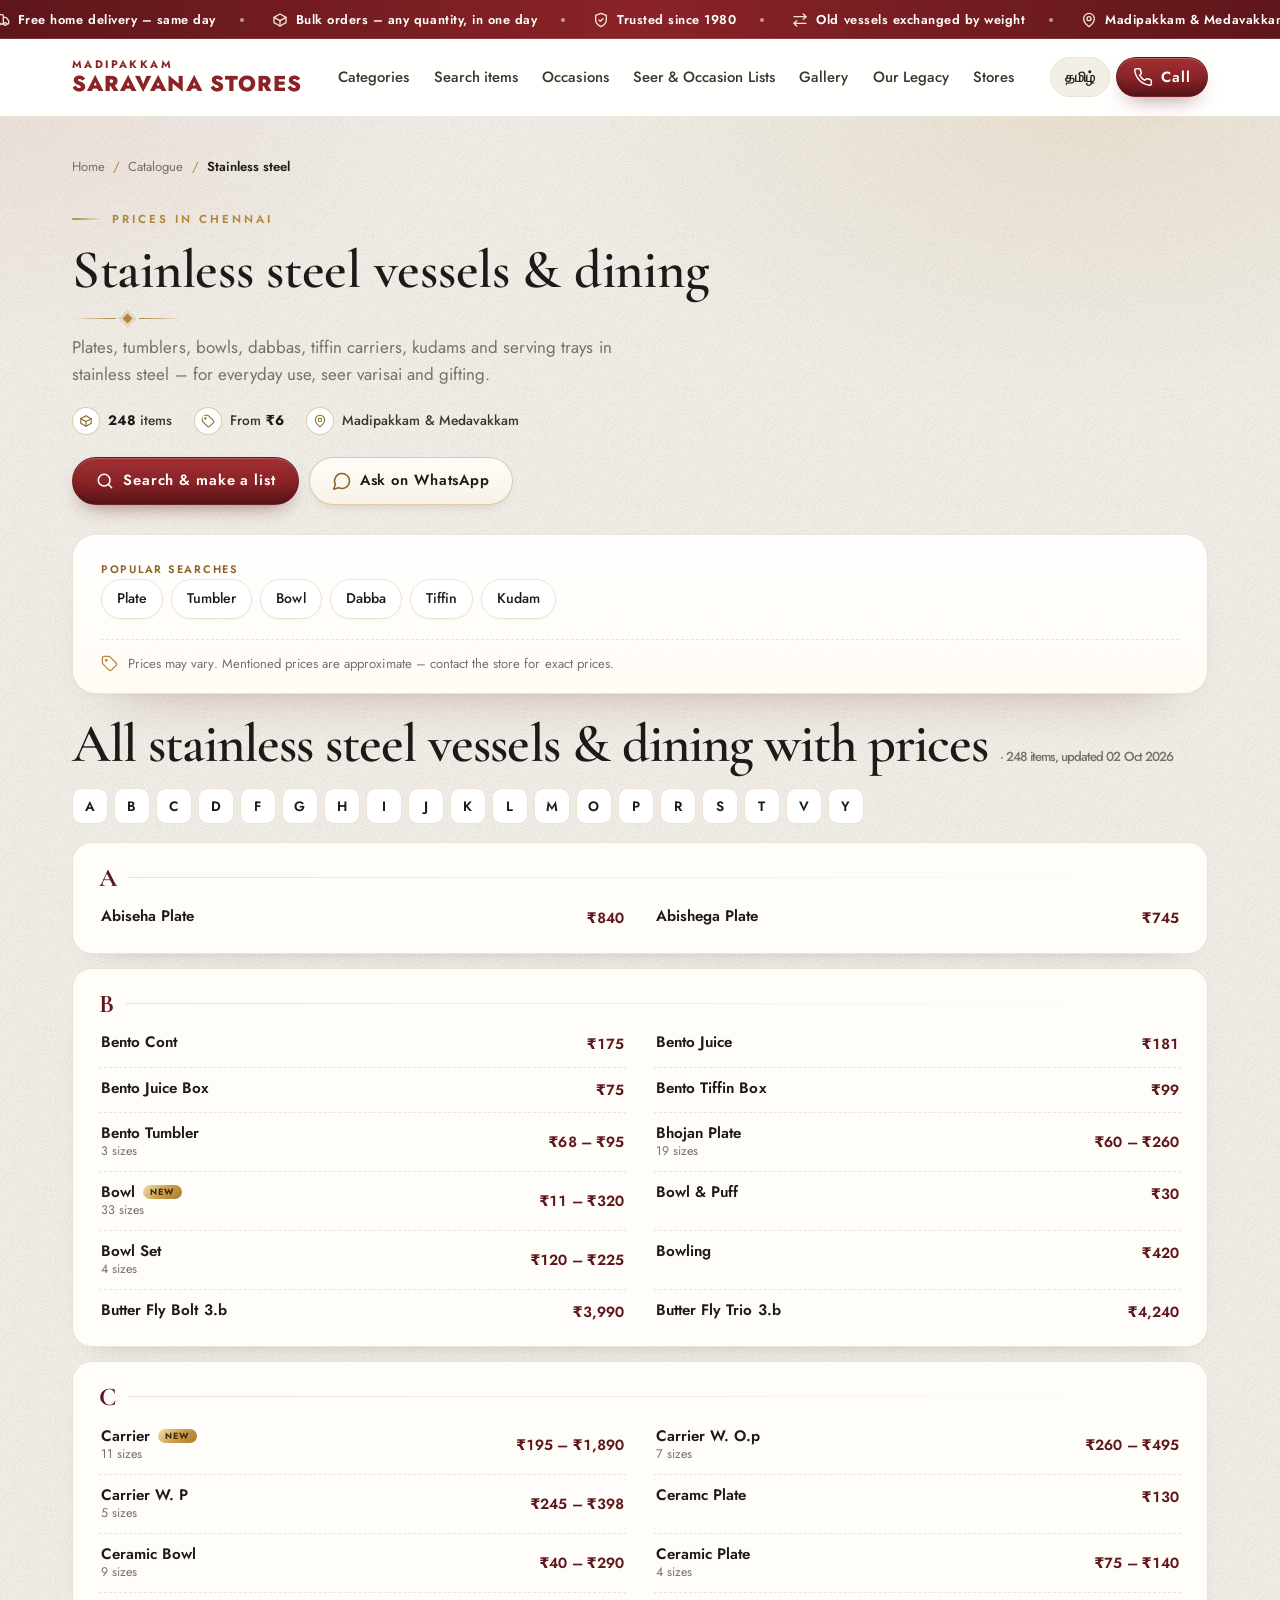
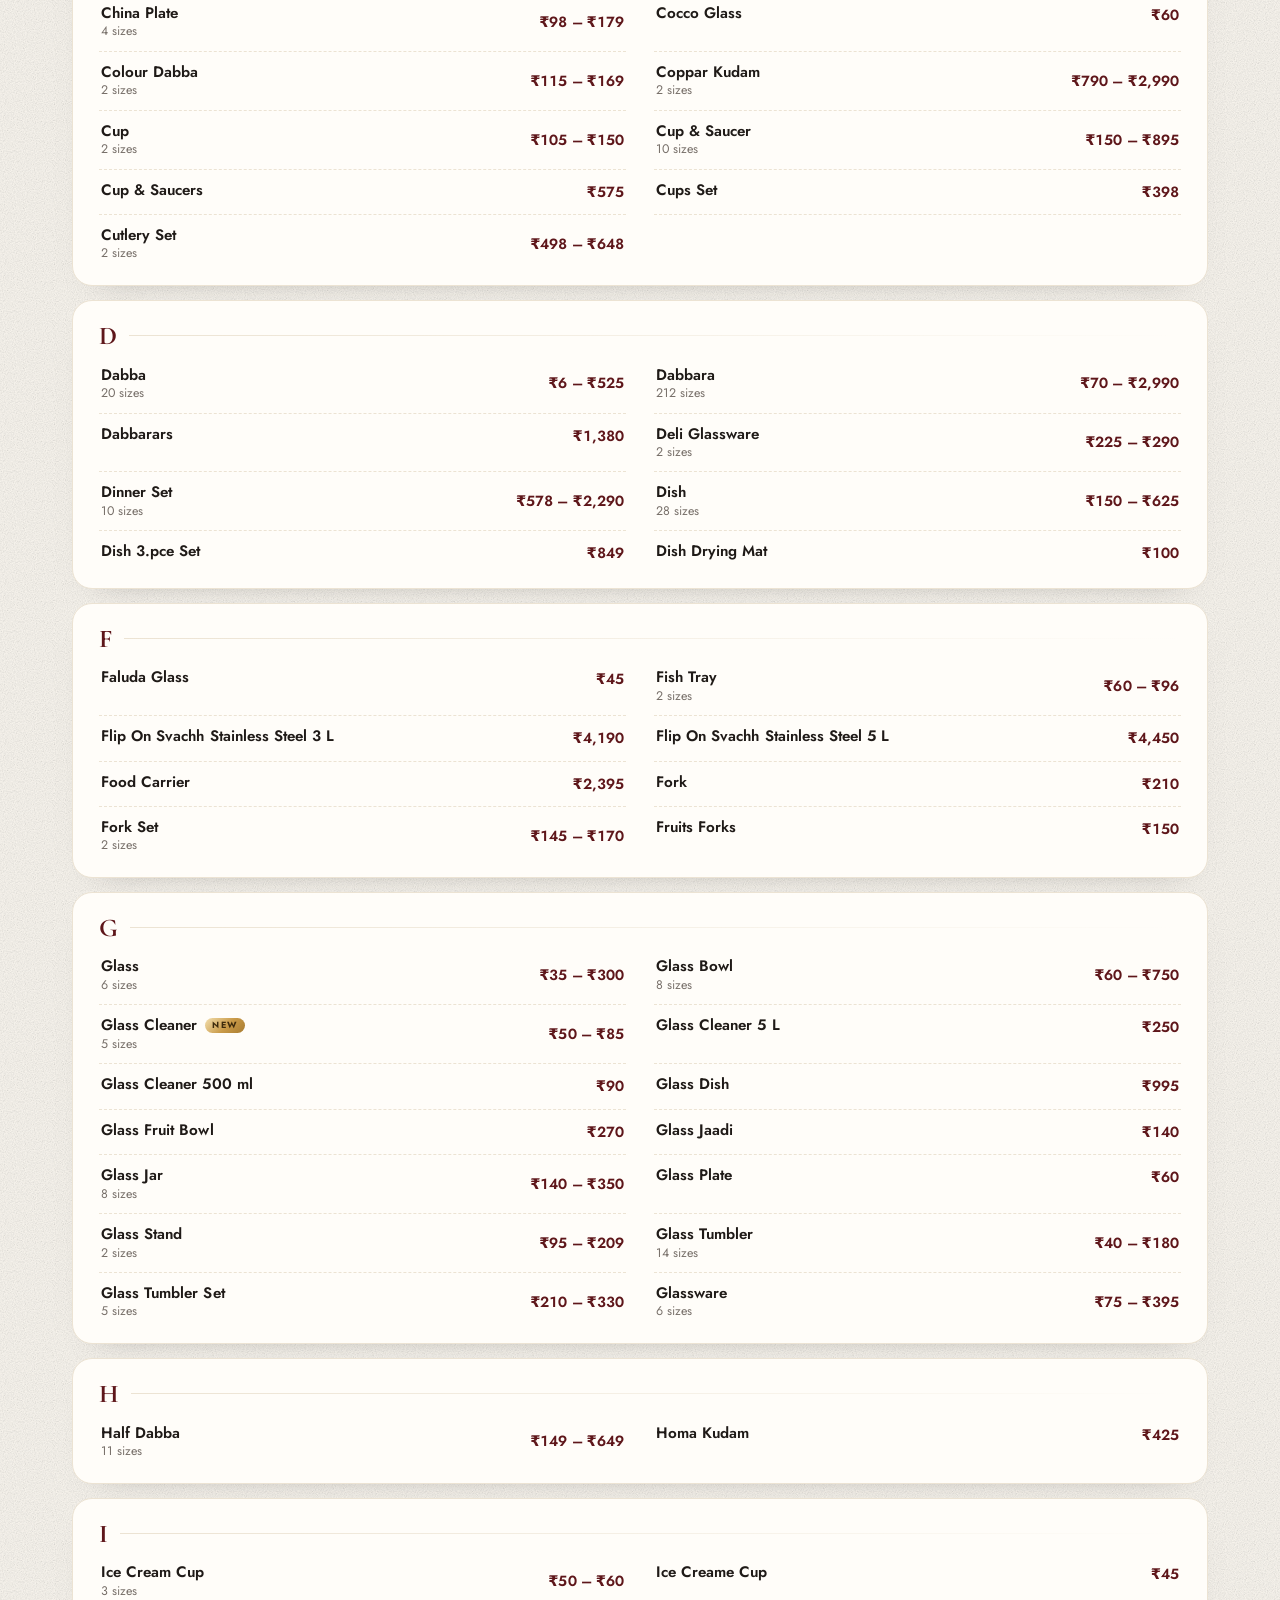
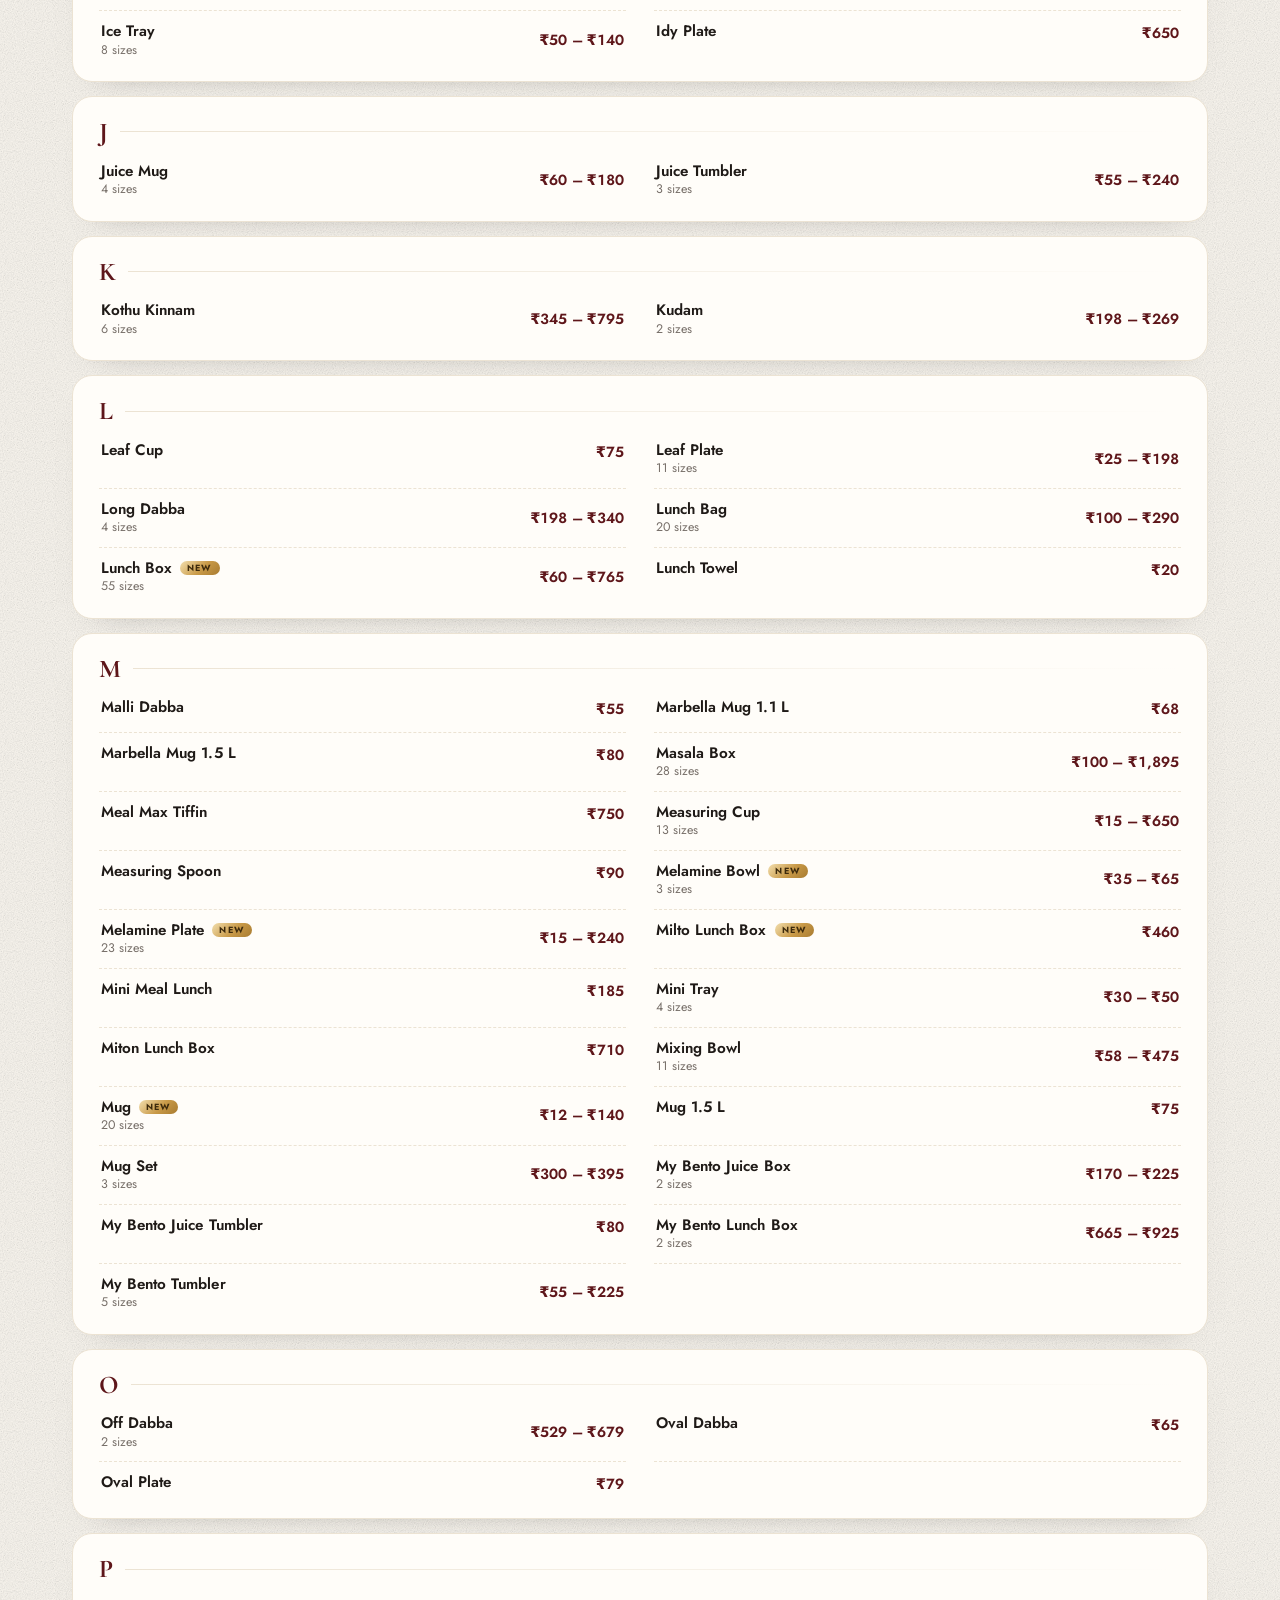
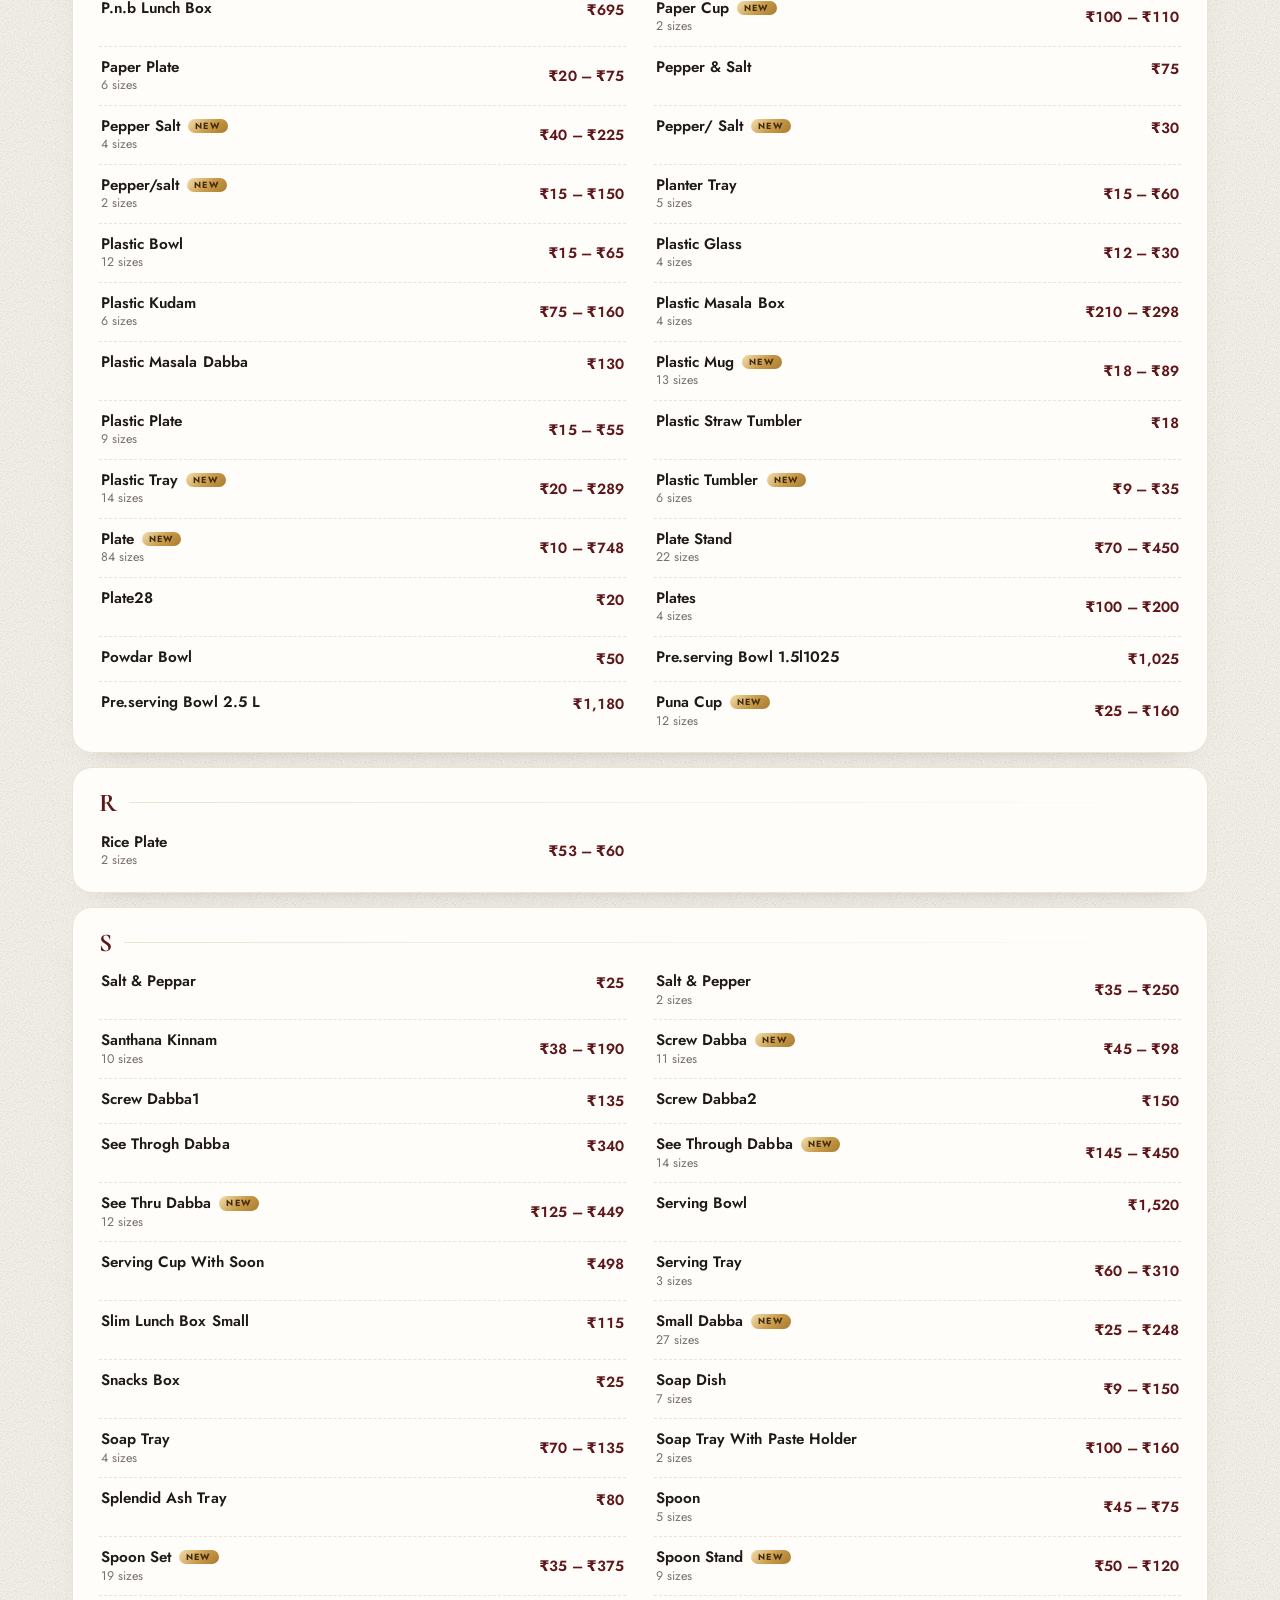
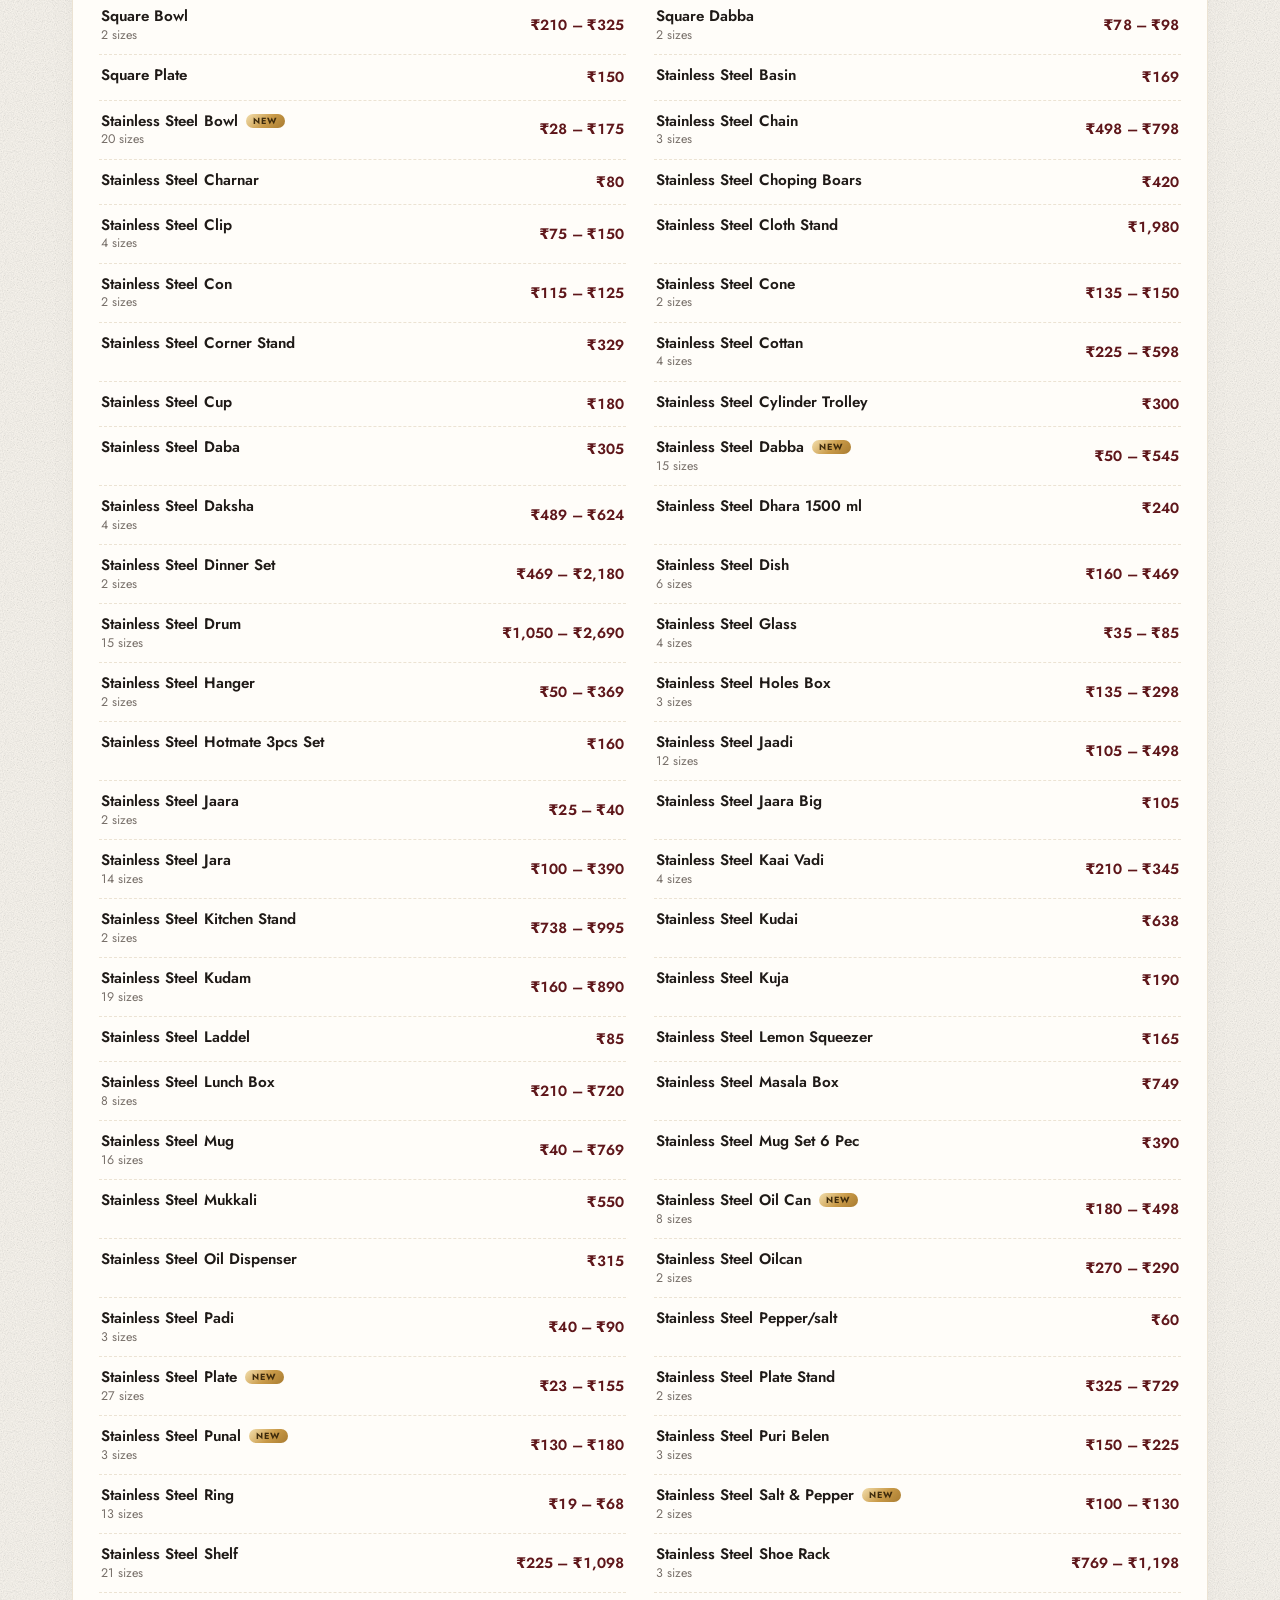
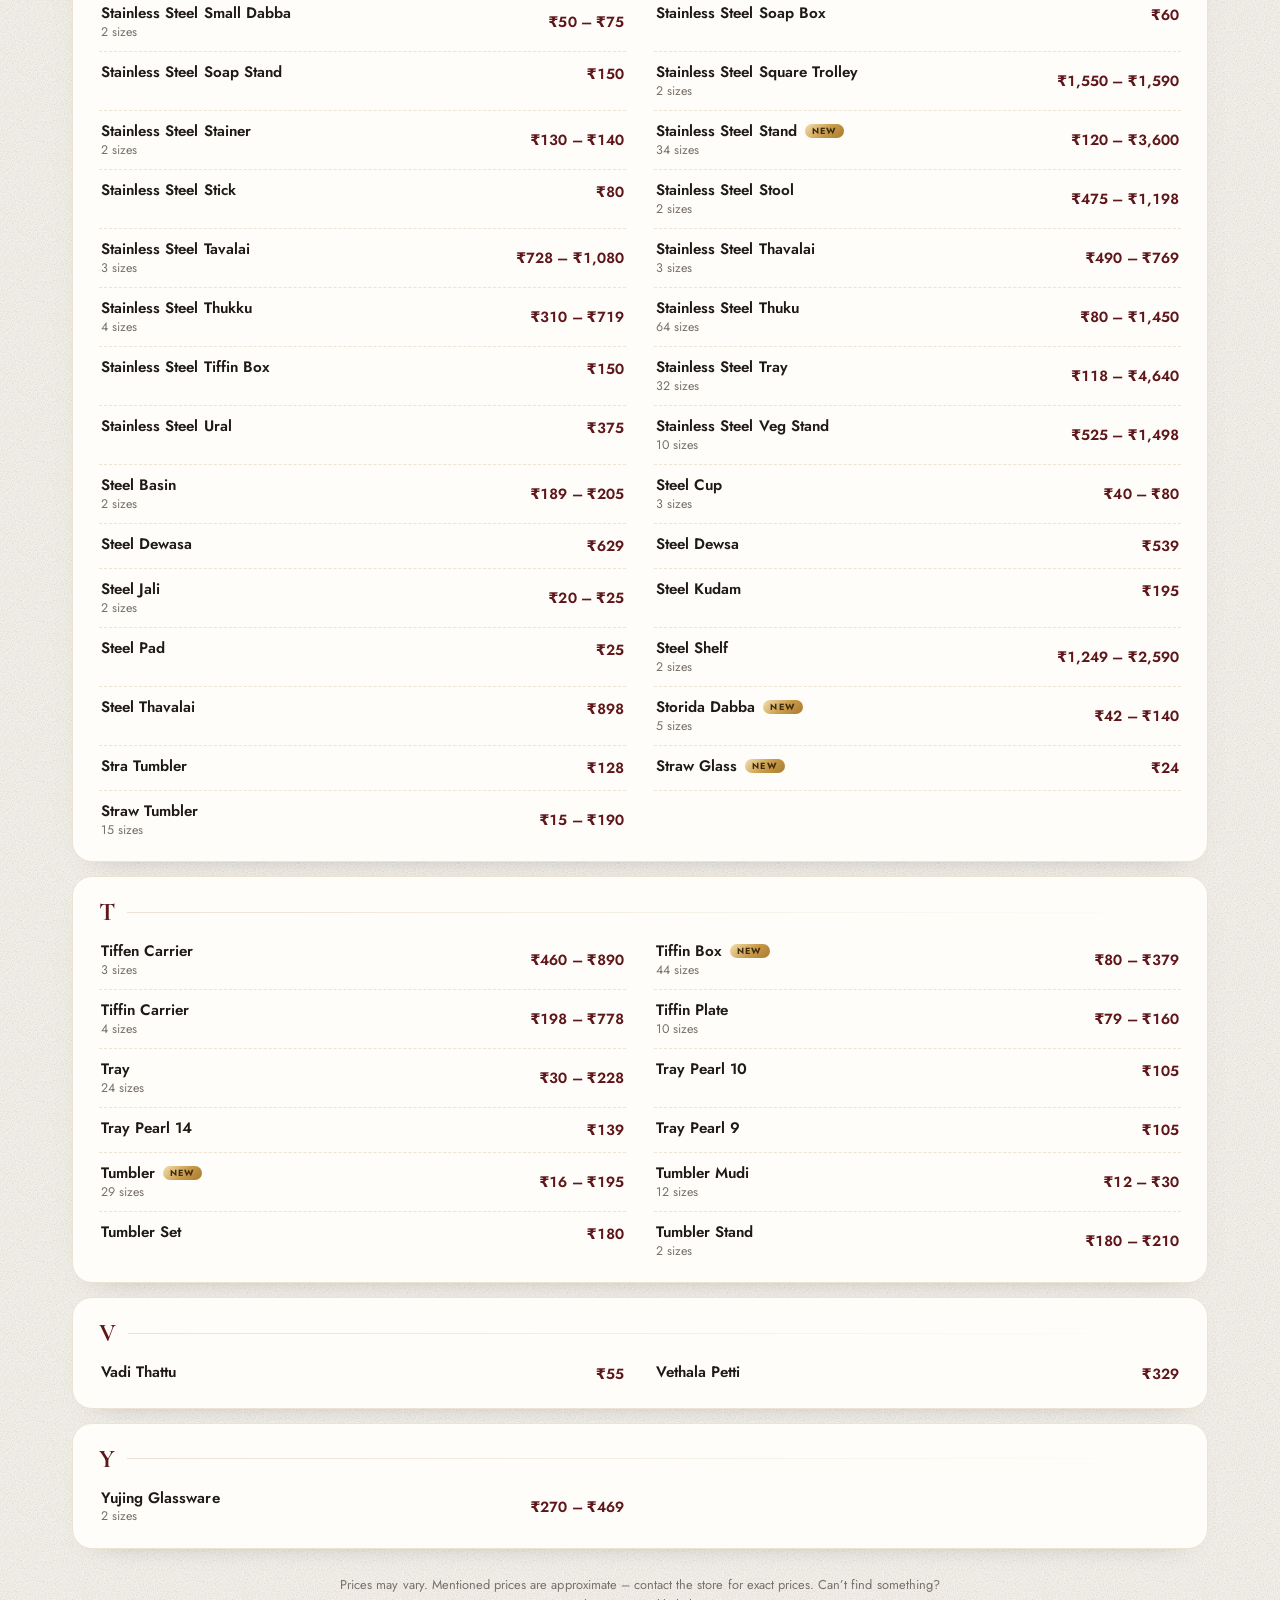
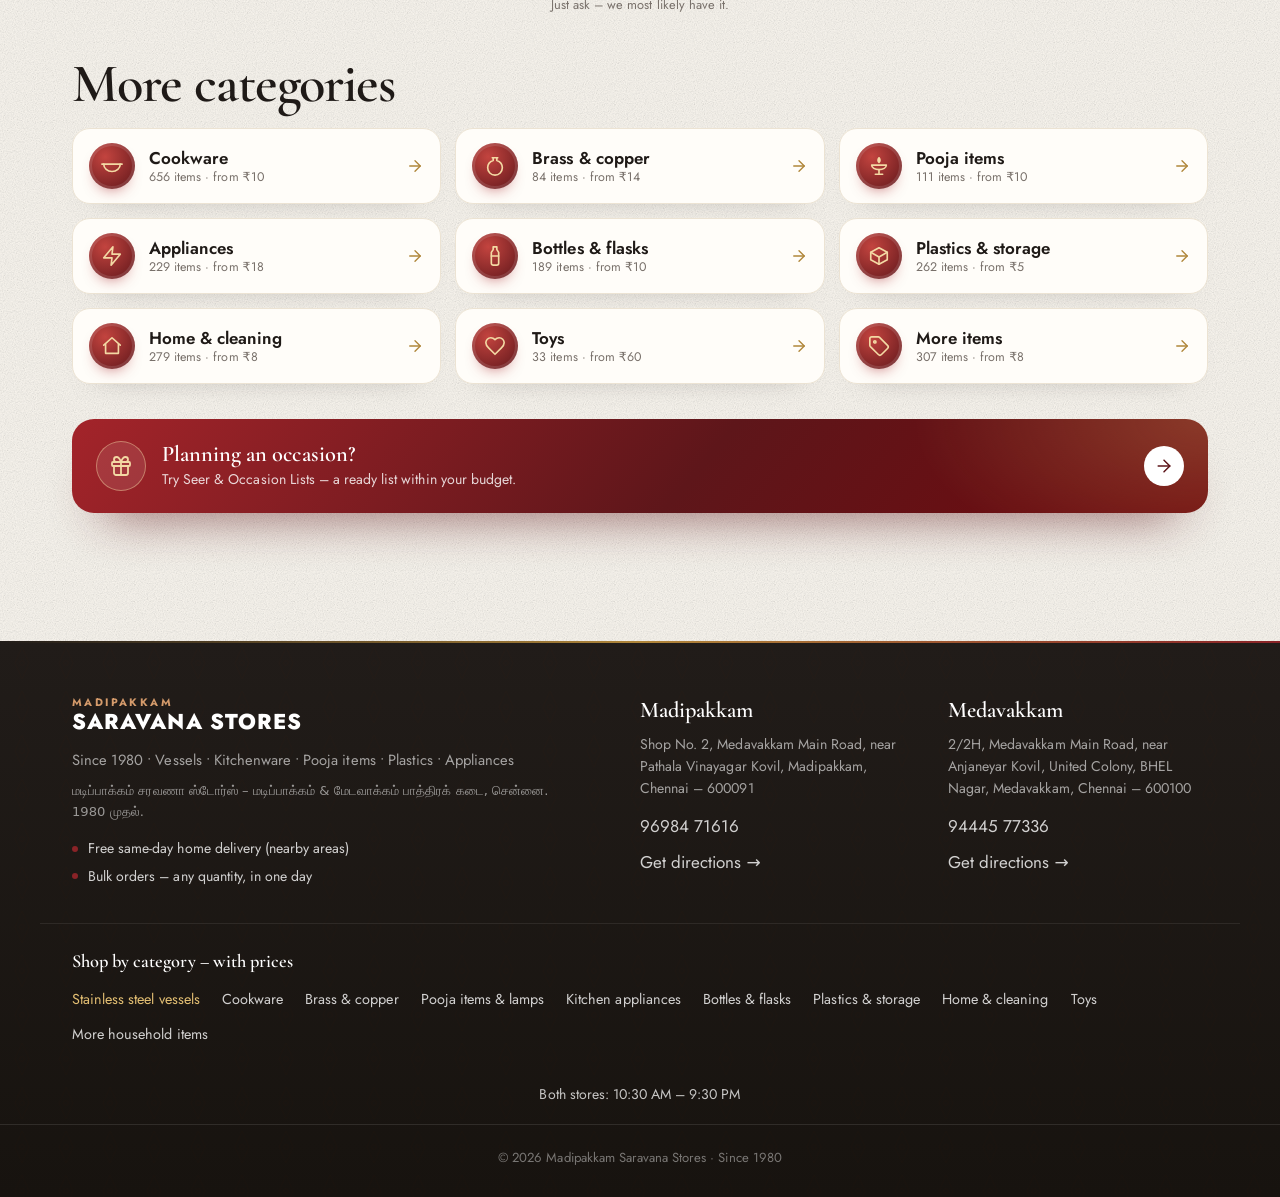
<file: stainless-steel-vessels.html>
<!doctype html>
<!-- Generated by tools/build_pages.py from index.html + js/catalogue-data.js – edit those, not this file. -->
<html lang="en">
<head>
  <meta charset="utf-8">
  <meta name="viewport" content="width=device-width, initial-scale=1, viewport-fit=cover">
  <!-- Google tag (gtag.js). The tag itself loads just after the page has finished loading, so it doesn't
       slow down the first view; anything sent before that waits in dataLayer and is delivered then. -->
<script>
  window.dataLayer = window.dataLayer || [];
  function gtag(){dataLayer.push(arguments);}
  gtag('js', new Date());

  gtag('config', 'AW-18484151582');
  (function () {
    function loadTag() {
      var s = document.createElement('script');
      s.async = true;
      s.src = 'https://www.googletagmanager.com/gtag/js?id=AW-18484151582';
      document.head.appendChild(s);
    }
    if (document.readyState === 'complete') setTimeout(loadTag, 300);
    else addEventListener('load', function () { setTimeout(loadTag, 300); });
  })();
</script>
  <title>Stainless Steel Vessels with Prices, Chennai | Madipakkam Saravana Stores</title>
  <meta name="description" content="248 stainless steel items with prices, from ₹6 – plates, tumblers, dabbas, tiffin carriers. Madipakkam Saravana Stores, Madipakkam &amp; Medavakkam, Chennai. Since 1980.">
  <meta name="robots" content="index, follow, max-image-preview:large">
  <meta name="author" content="Madipakkam Saravana Stores">
  <meta name="theme-color" content="#8a2327">
  <meta name="format-detection" content="telephone=yes">

  <!-- Local SEO -->
  <meta name="geo.region" content="IN-TN">
  <meta name="geo.placename" content="Madipakkam, Medavakkam, Chennai">
  <meta name="geo.position" content="12.9704899;80.190356">
  <meta name="ICBM" content="12.9704899, 80.190356">

  <!-- The site's web address (tools/build_pages.py changes these for the other pages) -->
  <link rel="canonical" href="https://madipakkamsaravanastores.in/stainless-steel-vessels.html">
  <meta property="og:url" content="https://madipakkamsaravanastores.in/stainless-steel-vessels.html">

  <!-- Link previews on WhatsApp, Facebook and X -->
  <meta property="og:type" content="website">
  <meta property="og:site_name" content="Madipakkam Saravana Stores">
  <meta property="og:locale" content="en_IN">
  <meta property="og:locale:alternate" content="ta_IN">
  <meta property="og:title" content="Stainless Steel Vessels with Prices, Chennai | Madipakkam Saravana Stores">
  <meta property="og:description" content="248 stainless steel items with prices, from ₹6 – plates, tumblers, dabbas, tiffin carriers. Madipakkam Saravana Stores, Madipakkam &amp; Medavakkam, Chennai. Since 1980.">
  <meta property="og:image" content="https://madipakkamsaravanastores.in/images/share.jpg">
  <meta property="og:image:width" content="1200">
  <meta property="og:image:height" content="630">
  <meta property="og:image:alt" content="Madipakkam Saravana Stores – store front, since 1980">
  <meta name="twitter:card" content="summary_large_image">
  <meta name="twitter:title" content="Stainless Steel Vessels with Prices, Chennai | Madipakkam Saravana Stores">
  <meta name="twitter:description" content="248 stainless steel items with prices, from ₹6 – plates, tumblers, dabbas, tiffin carriers. Madipakkam Saravana Stores, Madipakkam &amp; Medavakkam, Chennai. Since 1980.">
  <meta name="twitter:image" content="https://madipakkamsaravanastores.in/images/share.jpg">

  <!-- Icons -->
  <link rel="icon" href="icons/favicon.svg" type="image/svg+xml">
  <link rel="icon" href="icons/favicon-32.png" sizes="32x32" type="image/png">
  <link rel="apple-touch-icon" href="icons/apple-touch-icon.png">
  <link rel="manifest" href="site.webmanifest">

  <link rel="preconnect" href="https://fonts.googleapis.com">
  <link rel="preconnect" href="https://fonts.gstatic.com" crossorigin>
  <link rel="preload" as="style" href="https://fonts.googleapis.com/css2?family=Cormorant+Garamond:ital,wght@0,500;0,600;0,700;1,500;1,600&family=Jost:wght@400;500;600;700&family=Anek+Tamil:wght@500;600;700&family=Mukta+Malar:wght@400;500;600;700&display=swap" onload="this.onload=null;this.rel='stylesheet'">
  <noscript><link rel="stylesheet" href="https://fonts.googleapis.com/css2?family=Cormorant+Garamond:ital,wght@0,500;0,600;0,700;1,500;1,600&family=Jost:wght@400;500;600;700&family=Anek+Tamil:wght@500;600;700&family=Mukta+Malar:wght@400;500;600;700&display=swap"></noscript>
  <!-- All of css/*.css in one file – built by tools/build_pages.py (edit the separate files, then run it) -->
  <link rel="stylesheet" href="css/site.min.css">
  <script>
    (function () {
      var nav = performance.getEntriesByType && performance.getEntriesByType('navigation')[0];
      // The splash intro plays once per visit: not after Back, and not when coming from another page of the site
      var back = nav && nav.type === 'back_forward';
      var seen = false;
      try { seen = sessionStorage.getItem('splashSeen') === '1'; } catch (e) {}
      var skip = back || seen;
      document.documentElement.classList.add('js', skip ? 'is-back' : 'js');
      // Start at the top on refresh (browsers otherwise jump back to where you were)
      if ('scrollRestoration' in history) history.scrollRestoration = 'manual';
      if (nav && nav.type === 'reload' && location.hash) history.replaceState(null, '', location.pathname + location.search);
    })();
  </script>
  <script type="application/ld+json">
{
 "@context": "https://schema.org",
 "@graph": [
  {
   "@type": "BreadcrumbList",
   "itemListElement": [
    {
     "@type": "ListItem",
     "position": 1,
     "name": "Home",
     "item": "https://madipakkamsaravanastores.in/"
    },
    {
     "@type": "ListItem",
     "position": 2,
     "name": "Catalogue",
     "item": "https://madipakkamsaravanastores.in/catalogue.html"
    },
    {
     "@type": "ListItem",
     "position": 3,
     "name": "Stainless steel",
     "item": "https://madipakkamsaravanastores.in/stainless-steel-vessels.html"
    }
   ]
  },
  {
   "@type": "CollectionPage",
   "@id": "https://madipakkamsaravanastores.in/stainless-steel-vessels.html",
   "url": "https://madipakkamsaravanastores.in/stainless-steel-vessels.html",
   "name": "Stainless Steel Vessels with Prices, Chennai",
   "description": "248 stainless steel items with prices, from ₹6 – plates, tumblers, dabbas, tiffin carriers. Madipakkam Saravana Stores, Madipakkam & Medavakkam, Chennai. Since 1980.",
   "inLanguage": "en-IN",
   "dateModified": "2026-10-02",
   "isPartOf": {
    "@type": "WebSite",
    "name": "Madipakkam Saravana Stores",
    "url": "https://madipakkamsaravanastores.in/"
   },
   "publisher": {
    "@id": "https://madipakkamsaravanastores.in/#organization"
   },
   "mainEntity": {
    "@type": "ItemList",
    "numberOfItems": 248,
    "itemListElement": [
     {
      "@type": "ListItem",
      "position": 1,
      "name": "Abiseha Plate"
     },
     {
      "@type": "ListItem",
      "position": 2,
      "name": "Abishega Plate"
     },
     {
      "@type": "ListItem",
      "position": 3,
      "name": "Bento Cont"
     },
     {
      "@type": "ListItem",
      "position": 4,
      "name": "Bento Juice"
     },
     {
      "@type": "ListItem",
      "position": 5,
      "name": "Bento Juice Box"
     },
     {
      "@type": "ListItem",
      "position": 6,
      "name": "Bento Tiffin Box"
     },
     {
      "@type": "ListItem",
      "position": 7,
      "name": "Bento Tumbler"
     },
     {
      "@type": "ListItem",
      "position": 8,
      "name": "Bhojan Plate"
     },
     {
      "@type": "ListItem",
      "position": 9,
      "name": "Bowl"
     },
     {
      "@type": "ListItem",
      "position": 10,
      "name": "Bowl & Puff"
     },
     {
      "@type": "ListItem",
      "position": 11,
      "name": "Bowl Set"
     },
     {
      "@type": "ListItem",
      "position": 12,
      "name": "Bowling"
     },
     {
      "@type": "ListItem",
      "position": 13,
      "name": "Butter Fly Bolt 3.b"
     },
     {
      "@type": "ListItem",
      "position": 14,
      "name": "Butter Fly Trio 3.b"
     },
     {
      "@type": "ListItem",
      "position": 15,
      "name": "Carrier"
     },
     {
      "@type": "ListItem",
      "position": 16,
      "name": "Carrier W. O.p"
     },
     {
      "@type": "ListItem",
      "position": 17,
      "name": "Carrier W. P"
     },
     {
      "@type": "ListItem",
      "position": 18,
      "name": "Ceramc Plate"
     },
     {
      "@type": "ListItem",
      "position": 19,
      "name": "Ceramic Bowl"
     },
     {
      "@type": "ListItem",
      "position": 20,
      "name": "Ceramic Plate"
     },
     {
      "@type": "ListItem",
      "position": 21,
      "name": "China Plate"
     },
     {
      "@type": "ListItem",
      "position": 22,
      "name": "Cocco Glass"
     },
     {
      "@type": "ListItem",
      "position": 23,
      "name": "Colour Dabba"
     },
     {
      "@type": "ListItem",
      "position": 24,
      "name": "Coppar Kudam"
     },
     {
      "@type": "ListItem",
      "position": 25,
      "name": "Cup"
     },
     {
      "@type": "ListItem",
      "position": 26,
      "name": "Cup & Saucer"
     },
     {
      "@type": "ListItem",
      "position": 27,
      "name": "Cup & Saucers"
     },
     {
      "@type": "ListItem",
      "position": 28,
      "name": "Cups Set"
     },
     {
      "@type": "ListItem",
      "position": 29,
      "name": "Cutlery Set"
     },
     {
      "@type": "ListItem",
      "position": 30,
      "name": "Dabba"
     }
    ]
   }
  }
 ]
}
  </script>
</head>
<body>

<!-- Icon sprite -->
<svg width="0" height="0" style="position:absolute" aria-hidden="true">
  <defs>
    <symbol id="i-phone" viewBox="0 0 24 24"><path d="M22 16.92v3a2 2 0 0 1-2.18 2 19.8 19.8 0 0 1-8.63-3.07 19.5 19.5 0 0 1-6-6A19.8 19.8 0 0 1 2.12 4.18 2 2 0 0 1 4.11 2h3a2 2 0 0 1 2 1.72c.13.96.36 1.9.7 2.81a2 2 0 0 1-.45 2.11L8.09 9.91a16 16 0 0 0 6 6l1.27-1.27a2 2 0 0 1 2.11-.45c.91.34 1.85.57 2.81.7A2 2 0 0 1 22 16.92z"/></symbol>
    <symbol id="i-chat" viewBox="0 0 24 24"><path d="M7.9 20A9 9 0 1 0 4 16.1L2 22Z"/></symbol>
    <symbol id="i-pin" viewBox="0 0 24 24"><path d="M20 10c0 6-8 12-8 12s-8-6-8-12a8 8 0 0 1 16 0Z"/><circle cx="12" cy="10" r="3"/></symbol>
    <symbol id="i-nav" viewBox="0 0 24 24"><path d="M3 11 22 2l-9 19-2-8-8-2z"/></symbol>
    <symbol id="i-clock" viewBox="0 0 24 24"><circle cx="12" cy="12" r="10"/><path d="M12 6v6l4 2"/></symbol>
    <symbol id="i-truck" viewBox="0 0 24 24"><path d="M14 18V6a2 2 0 0 0-2-2H4a2 2 0 0 0-2 2v11a1 1 0 0 0 1 1h2"/><path d="M15 18H9"/><path d="M19 18h2a1 1 0 0 0 1-1v-3.65a1 1 0 0 0-.22-.62l-3.48-4.35A1 1 0 0 0 17.52 8H14"/><circle cx="17" cy="18" r="2"/><circle cx="7" cy="18" r="2"/></symbol>
    <symbol id="i-wrench" viewBox="0 0 24 24"><path d="M14.7 6.3a1 1 0 0 0 0 1.4l1.6 1.6a1 1 0 0 0 1.4 0l3.77-3.77a6 6 0 0 1-7.94 7.94l-6.91 6.91a2.12 2.12 0 0 1-3-3l6.91-6.91a6 6 0 0 1 7.94-7.94l-3.76 3.76z"/></symbol>
    <symbol id="i-gift" viewBox="0 0 24 24"><rect x="3" y="8" width="18" height="4" rx="1"/><path d="M12 8v13"/><path d="M19 12v7a2 2 0 0 1-2 2H7a2 2 0 0 1-2-2v-7"/><path d="M7.5 8a2.5 2.5 0 0 1 0-5C9.5 3 11 5 12 8c1-3 2.5-5 4.5-5a2.5 2.5 0 0 1 0 5"/></symbol>
    <symbol id="i-tag" viewBox="0 0 24 24"><path d="M12.59 2.59A2 2 0 0 0 11.17 2H4a2 2 0 0 0-2 2v7.17a2 2 0 0 0 .59 1.42l8.7 8.7a2.43 2.43 0 0 0 3.42 0l6.58-6.58a2.43 2.43 0 0 0 0-3.42z"/><circle cx="7.5" cy="7.5" r="1.2"/></symbol>
    <symbol id="i-eye" viewBox="0 0 24 24"><path d="M2.06 12.35a1 1 0 0 1 0-.7 10.75 10.75 0 0 1 19.88 0 1 1 0 0 1 0 .7 10.75 10.75 0 0 1-19.88 0"/><circle cx="12" cy="12" r="3"/></symbol>
    <symbol id="i-heart" viewBox="0 0 24 24"><path d="M19 14c1.49-1.46 3-3.21 3-5.5A5.5 5.5 0 0 0 16.5 3c-1.76 0-3 .5-4.5 2-1.5-1.5-2.74-2-4.5-2A5.5 5.5 0 0 0 2 8.5c0 2.3 1.5 4.05 3 5.5l7 7Z"/></symbol>
    <symbol id="i-arrow" viewBox="0 0 24 24"><path d="M5 12h14"/><path d="m12 5 7 7-7 7"/></symbol>
    <symbol id="i-check" viewBox="0 0 24 24"><path d="M20 6 9 17l-5-5"/></symbol>
    <symbol id="i-star" viewBox="0 0 24 24"><path d="M12 2.5l2.9 6.1 6.6.8-4.9 4.6 1.3 6.6L12 17.3l-5.9 3.3 1.3-6.6L2.5 9.4l6.6-.8z"/></symbol>
    <symbol id="i-menu" viewBox="0 0 24 24"><path d="M4 7h16M4 12h16M4 17h16"/></symbol>
    <symbol id="i-x" viewBox="0 0 24 24"><path d="M18 6 6 18M6 6l12 12"/></symbol>
    <symbol id="i-left" viewBox="0 0 24 24"><path d="m15 18-6-6 6-6"/></symbol>
    <symbol id="i-right" viewBox="0 0 24 24"><path d="m9 18 6-6-6-6"/></symbol>
    <symbol id="i-box" viewBox="0 0 24 24"><path d="M21 8 12 3 3 8v8l9 5 9-5Z"/><path d="m3 8 9 5 9-5"/><path d="M12 13v8"/></symbol>
    <symbol id="i-shield" viewBox="0 0 24 24"><path d="M12 22s8-4 8-10V5l-8-3-8 3v7c0 6 8 10 8 10Z"/><path d="m9 12 2 2 4-4"/></symbol>
    <symbol id="i-bolt" viewBox="0 0 24 24"><path d="M13 2 3 14h9l-1 8 10-12h-9l1-8z"/></symbol>
    <symbol id="i-search" viewBox="0 0 24 24"><circle cx="11" cy="11" r="7"/><path d="m20 20-3.5-3.5"/></symbol>
    <symbol id="i-plus" viewBox="0 0 24 24"><path d="M12 5v14M5 12h14"/></symbol>
    <symbol id="i-minus" viewBox="0 0 24 24"><path d="M5 12h14"/></symbol>
    <symbol id="i-list" viewBox="0 0 24 24"><path d="M9 6h11M9 12h11M9 18h11"/><path d="M4 6h.01M4 12h.01M4 18h.01"/></symbol>
    <symbol id="i-swap" viewBox="0 0 24 24"><path d="m17 3 4 4-4 4"/><path d="M3 7h18"/><path d="m7 21-4-4 4-4"/><path d="M21 17H3"/></symbol>
    <symbol id="i-trash" viewBox="0 0 24 24"><path d="M3 6h18"/><path d="M8 6V4h8v2"/><path d="m19 6-1 14H6L5 6"/></symbol>
    <symbol id="i-pot" viewBox="0 0 24 24"><path d="M9 3h6"/><path d="M10 3v3c-3 1-6 4-6 8a8 8 0 0 0 16 0c0-4-3-7-6-8V3"/></symbol>
    <symbol id="i-lamp" viewBox="0 0 24 24"><path d="M12 3c1.5 2 1.5 3.5 0 5-1.5-1.5-1.5-3 0-5z"/><path d="M4 11h16c0 3-3.5 5-8 5s-8-2-8-5z"/><path d="M12 16v4M8 21h8"/></symbol>
    <symbol id="i-pan" viewBox="0 0 24 24"><path d="M3 10h18c0 4.5-4 8-9 8s-9-3.5-9-8z"/><path d="M1 10h2M21 10h2"/></symbol>
    <symbol id="i-plate" viewBox="0 0 24 24"><circle cx="12" cy="12" r="9"/><circle cx="12" cy="12" r="5"/></symbol>
    <symbol id="i-bottle" viewBox="0 0 24 24"><path d="M10 2h4v3l2 3v12a2 2 0 0 1-2 2h-4a2 2 0 0 1-2-2V8l2-3z"/><path d="M8 12h8"/></symbol>
    <symbol id="i-home" viewBox="0 0 24 24"><path d="m3 11 9-8 9 8"/><path d="M5 10v10h14V10"/></symbol>
    <symbol id="p-agal" viewBox="0 0 24 24"><path d="M12 3.5c1.4 1.6 1.4 3 0 4.3-1.4-1.3-1.4-2.7 0-4.3z" style="fill:var(--if,none)"/><path d="M3.5 11.5h17c-.6 3.2-4 5.5-8.5 5.5s-7.9-2.3-8.5-5.5z" style="fill:var(--if,none)"/><path d="M12 7.8v3.7"/><path d="M9 17v2.5h6V17"/><path d="M7 21h10"/></symbol>
    <symbol id="p-kudam" viewBox="0 0 24 24"><path d="M9 2.8h6"/><path d="M10 2.8v2.6"/><path d="M14 2.8v2.6"/><path d="M10 5.4C6.4 6.5 4.5 9.6 4.5 13a7.5 7.5 0 0 0 15 0c0-3.4-1.9-6.5-5.5-7.6z" style="fill:var(--if,none)"/><path d="M5.3 11.3h13.4" opacity=".55"/></symbol>
    <symbol id="p-plate" viewBox="0 0 24 24"><circle cx="12" cy="12" r="9" style="fill:var(--if,none)"/><circle cx="12" cy="12" r="5.5"/><path d="M8.5 7.6a5.5 5.5 0 0 1 3.5-1.1" opacity=".6"/></symbol>
    <symbol id="p-bottle" viewBox="0 0 24 24"><path d="M9.5 2.5h5v2.8l2 3V20a2 2 0 0 1-2 2h-5a2 2 0 0 1-2-2V8.3l2-3z" style="fill:var(--if,none)"/><path d="M9.5 5.3h5"/><path d="M7.5 12h9M7.5 16h9" opacity=".55"/></symbol>
    <symbol id="p-kadai" viewBox="0 0 24 24"><path d="M3.5 10h17c0 4.6-3.8 8-8.5 8s-8.5-3.4-8.5-8z" style="fill:var(--if,none)"/><path d="M2.5 10h19"/><path d="M1 8.6 3 10M23 8.6 21 10"/><path d="M6 13.2h12" opacity=".55"/></symbol>
    <symbol id="p-agarbathi" viewBox="0 0 24 24"><path d="M4.5 21h15"/><path d="M7.5 21c0-2.3 2-3.8 4.5-3.8s4.5 1.5 4.5 3.8z" style="fill:var(--if,none)"/><path d="M12 17.2V8.2M10.3 17.4 7.4 9M13.7 17.4 16.6 9"/><path d="M12 8.2c.7-.8.7-1.6 0-2.4-.7.8-.7 1.6 0 2.4z" style="fill:var(--if,none)"/><path d="M7.4 9c.4-.9.2-1.7-.6-2.3-.4.9-.2 1.7.6 2.3z" style="fill:var(--if,none)"/><path d="M16.6 9c-.4-.9-.2-1.7.6-2.3.4.9.2 1.7-.6 2.3z" style="fill:var(--if,none)"/><path d="M12 5c-.9-.9.9-1.8 0-2.9M6.4 6.1c-.9-.8.4-1.8-.4-2.8M17.6 6.1c.9-.8-.4-1.8.4-2.8" opacity=".55"/></symbol>
    <symbol id="p-perfume" viewBox="0 0 24 24"><rect x="7" y="10" width="11" height="11" rx="2.6" style="fill:var(--if,none)"/><path d="M10.3 10V7.6h4.4V10"/><rect x="9.6" y="5.2" width="5.8" height="2.4" rx=".8" style="fill:var(--if,none)"/><path d="M9.6 6.4H7.4"/><path d="M5 4.6h.01M4 6.4h.01M5 8.2h.01M2.6 5.4h.01M2.6 7.4h.01" stroke-width="2.2"/><path d="M15.4 6.4h2.2c1.4 0 2.1-.9 2.4-2"/><circle cx="20.4" cy="3" r="1.3" style="fill:var(--if,none)"/><path d="M9.5 14.5h6" opacity=".55"/><path d="M9.5 17.2h3.5" opacity=".4"/></symbol>
    <symbol id="p-chimta" viewBox="0 0 24 24"><circle cx="12" cy="3.6" r="1.6"/><path d="M11 5 6.2 19.6a1 1 0 0 0 .7 1.3l.6.1a1 1 0 0 0 1.1-.6L12.4 6" style="fill:var(--if,none)"/><path d="M13 5l4.8 14.6a1 1 0 0 1-.7 1.3l-.6.1a1 1 0 0 1-1.1-.6L11.6 6" style="fill:var(--if,none)"/><path d="M8.8 12.5l2.1.6M15.2 12.5l-2.1.6" opacity=".55"/></symbol>
    <symbol id="p-board" viewBox="0 0 24 24"><rect x="2.5" y="7.5" width="15" height="13" rx="3" style="fill:var(--if,none)"/><circle cx="5.6" cy="10.6" r="1"/><path d="M5 17.5h7" opacity=".5"/><path d="M9.2 16.2 7 18.4"/><path d="M9.2 16.2 20.3 5.1c.5 3.3-1.4 6.5-6.3 8.9z" style="fill:var(--if,none)"/></symbol>
    <symbol id="p-clock" viewBox="0 0 24 24"><circle cx="12" cy="12" r="9" style="fill:var(--if,none)"/><circle cx="12" cy="12" r="7" opacity=".45"/><path d="M12 3.8v1.6M12 18.6v1.6M3.8 12h1.6M18.6 12h1.6"/><path d="M12 7.4V12l3.2 2"/><circle cx="12" cy="12" r=".8"/></symbol>
    <symbol id="p-clothstand" viewBox="0 0 24 24"><path d="M2.5 6.5h19"/><path d="M4 6.5 5.3 20M20 6.5 18.7 20"/><path d="M5.3 20l3.3-4.2 3.4 4.2 3.4-4.2 3.3 4.2"/><path d="M5.6 6.5h4.2v6.8L7.7 12.2l-2.1 1.1z" style="fill:var(--if,none)"/><path d="M13 6.5l-1.8 1.9 1.3 1.1V14h5.6V9.5l1.3-1.1-1.8-1.9h-1.3a1.5 1.5 0 0 1-3 0z" style="fill:var(--if,none)"/></symbol>
    <symbol id="p-milkboiler" viewBox="0 0 24 24"><path d="M5 9h12v8.5A3.5 3.5 0 0 1 13.5 21h-5A3.5 3.5 0 0 1 5 17.5z" style="fill:var(--if,none)"/><path d="M4 9h14"/><path d="M5 10.5 2.6 9.2"/><path d="M8 9c0-1.6 1.3-2.6 3-2.6s3 1 3 2.6"/><path d="M11 6.4V4.6"/><path d="M9.6 4.6h2.8"/><path d="M17 12h2.5"/><path d="M7 14.5h8" opacity=".5"/></symbol>
    <symbol id="p-strainer" viewBox="0 0 24 24"><circle cx="9" cy="11" r="6.2" style="fill:var(--if,none)"/><path d="M15.2 11H22"/><path d="M5.6 8.2l6.8 5.6M5.6 13.8l6.8-5.6M3.8 11h10.4M9 5.8v10.4" opacity=".45"/></symbol>
    <symbol id="p-coffeefilter" viewBox="0 0 24 24"><rect x="7" y="3.5" width="10" height="6" rx="1" style="fill:var(--if,none)"/><path d="M6 9.5h12"/><path d="M7 9.5v9A2.5 2.5 0 0 0 9.5 21h5a2.5 2.5 0 0 0 2.5-2.5v-9" style="fill:var(--if,none)"/><circle cx="12" cy="2.3" r=".9"/><path d="M9 6.5h6M8.5 14.5h7" opacity=".5"/></symbol>
    <symbol id="p-press" viewBox="0 0 24 24"><rect x="7.5" y="6" width="9" height="12" rx="1" style="fill:var(--if,none)"/><path d="M6.5 6h11M6.5 18h11"/><path d="M12 6V2.5"/><path d="M8.5 2.5h7"/><path d="M10 18l-.6 3.2M12 18v3.5M14 18l.6 3.2" opacity=".65"/><path d="M7.5 12h9" opacity=".45"/></symbol>
    <symbol id="p-mould" viewBox="0 0 24 24"><path d="M3 10h18l-2 9H5z" style="fill:var(--if,none)"/><path d="M3 10c1.5-2 3-2 4.5 0s3 2 4.5 0 3-2 4.5 0 3 2 4.5 0"/><path d="M7 10.8l1 8.2M12 11v8M17 10.8 16 19" opacity=".5"/></symbol>
    <symbol id="p-rolling" viewBox="0 0 24 24"><circle cx="11.5" cy="14.5" r="6.8" style="fill:var(--if,none)"/><path d="M5 9.5 18.5 6" stroke-width="2.6"/><path d="M2.4 10.2l2.2-.6M18.9 5.9l2.2-.6"/></symbol>
    <symbol id="p-manai" viewBox="0 0 24 24"><rect x="3" y="9" width="18" height="4" rx="1.3" style="fill:var(--if,none)"/><path d="M5 13v4.5M19 13v4.5M8.5 13v2.5M15.5 13v2.5"/><path d="M6 11h12" opacity=".5"/></symbol>
    <symbol id="p-arivalmanai" viewBox="0 0 24 24"><rect x="3" y="17.5" width="16" height="3.2" rx="1" style="fill:var(--if,none)"/><path d="M8.5 17.5V9.5c0-3.4 2.6-6 6.2-6.4-1.2 3-2.2 5.4-2.2 8.6v5.8" style="fill:var(--if,none)"/><path d="M10.5 12h2" opacity=".5"/></symbol>
    <symbol id="p-muram" viewBox="0 0 24 24"><path d="M3.5 8.5h17l-1.6 9.4a2 2 0 0 1-2 1.6H7.1a2 2 0 0 1-2-1.6z" style="fill:var(--if,none)"/><path d="M3.5 8.5c3 2.2 14 2.2 17 0"/><path d="M8 12.5l.8 5M12 12.8v4.8M16 12.5l-.8 5" opacity=".45"/></symbol>
    <symbol id="p-churner" viewBox="0 0 24 24"><path d="M12 2.5v13"/><path d="M8.5 6.5h7"/><circle cx="12" cy="16" r="1.7" style="fill:var(--if,none)"/><path d="M12 17.7v3.8M10.4 16.6l-3.6 3.2M13.6 16.6l3.6 3.2M10.3 15.6 6.3 14.6M13.7 15.6l4-1"/></symbol>
    <symbol id="p-ural" viewBox="0 0 24 24"><path d="M5 11h14l-1.5 6.5A3 3 0 0 1 14.6 20H9.4a3 3 0 0 1-2.9-2.5z" style="fill:var(--if,none)"/><path d="M4 11h16"/><path d="M14 11 18.4 3.6"/><circle cx="18.8" cy="3" r="1.3" style="fill:var(--if,none)"/><path d="M8 20.8h8"/></symbol>
    <symbol id="p-lighter" viewBox="0 0 24 24"><path d="M2.5 8.5h11l2-1.5h4v5h-4l-2-1.5h-11z" style="fill:var(--if,none)"/><path d="M7.5 10.5v7a1.5 1.5 0 0 0 1.5 1.5h1a1.5 1.5 0 0 0 1.5-1.5v-7"/><path d="M21 8l1.5-1M21 11.5l1.5 1" opacity=".6"/></symbol>
    <symbol id="p-cylinder" viewBox="0 0 24 24"><path d="M7 7.5h10v11a2.5 2.5 0 0 1-2.5 2.5h-5A2.5 2.5 0 0 1 7 18.5z" style="fill:var(--if,none)"/><path d="M7 7.5c0-2 2.2-3 5-3s5 1 5 3"/><path d="M10.5 4.5V2.8h3v1.7"/><path d="M7 12.5h10" opacity=".5"/></symbol>
    <symbol id="p-fan" viewBox="0 0 24 24"><circle cx="12" cy="9" r="6.5" style="fill:var(--if,none)"/><circle cx="12" cy="9" r="1.2"/><path d="M12 7.8c-.5-2.2.3-3.6 1.8-4M13.1 9.7c2 1 2.6 2.6 1.8 4M10.9 9.4c-2.1-.5-3.3.3-3.9 1.8" opacity=".75"/><path d="M12 15.5V20"/><path d="M8 21h8"/></symbol>
    <symbol id="p-heater" viewBox="0 0 24 24"><rect x="6.5" y="3" width="11" height="16" rx="3" style="fill:var(--if,none)"/><path d="M9.5 19v2M14.5 19v2"/><circle cx="12" cy="7.8" r="1.8"/><path d="M12 11.8c-1.3 1.5-1.3 2.9 0 3.9 1.3-1 1.3-2.4 0-3.9z"/></symbol>
    <symbol id="p-scale" viewBox="0 0 24 24"><rect x="3" y="12" width="18" height="8" rx="2" style="fill:var(--if,none)"/><path d="M5 12l1.5-6h11L19 12"/><rect x="9" y="15" width="6" height="2.5" rx=".6"/><path d="M8 8.8h8" opacity=".5"/></symbol>
    <symbol id="p-oven" viewBox="0 0 24 24"><rect x="2.5" y="5" width="19" height="14" rx="2" style="fill:var(--if,none)"/><rect x="5" y="7.5" width="10" height="9" rx="1"/><path d="M18 8.5h.01M18 11.5h.01M18 14.5h.01" stroke-width="2.4"/><path d="M5 21h2M17 21h2"/></symbol>
    <symbol id="p-toaster" viewBox="0 0 24 24"><path d="M3.5 11a4 4 0 0 1 4-4h9a4 4 0 0 1 4 4v8h-17z" style="fill:var(--if,none)"/><path d="M8.5 7V4h3v3M12.5 7V3.5h3V7"/><path d="M20.5 12H22"/><path d="M6 15h11" opacity=".5"/></symbol>
    <symbol id="p-iron" viewBox="0 0 24 24"><path d="M3 17h17.5c0-5-2.5-8-7-8H9a6 6 0 0 0-6 6z" style="fill:var(--if,none)"/><path d="M9 9c0-2 1.5-3.5 3.5-3.5H17"/><path d="M7 13.5h.01M10 13.5h.01M13 13.5h.01" stroke-width="2"/><path d="M3 20h17.5" opacity=".5"/></symbol>
    <symbol id="p-hairdryer" viewBox="0 0 24 24"><path d="M3 9a5 5 0 0 1 5-5h9l3 1.5v7L17 14H8a5 5 0 0 1-5-5z" style="fill:var(--if,none)"/><circle cx="8" cy="9" r="2"/><path d="m10 14-1 6.5a1 1 0 0 0 1 1.2h1.5a1 1 0 0 0 1-.9L13 14"/><path d="M21.5 7.5h1M21.5 10.5h1" opacity=".6"/></symbol>
    <symbol id="p-plug" viewBox="0 0 24 24"><path d="M8.5 2.5v4.5M15.5 2.5v4.5"/><path d="M6 7h12v4a6 6 0 0 1-12 0z" style="fill:var(--if,none)"/><path d="M12 17v4.5"/></symbol>
    <symbol id="p-mat" viewBox="0 0 24 24"><path d="M3 8h13v11H3z" style="fill:var(--if,none)"/><circle cx="18.5" cy="10.5" r="2.5"/><path d="M16 8h2.5M16 13h2.5"/><path d="M5 11h9M5 14h9M5 17h9" opacity=".45"/></symbol>
    <symbol id="p-bed" viewBox="0 0 24 24"><path d="M3 19V8"/><path d="M3 13.5h18v5.5"/><path d="M3 17h18" opacity=".5"/><rect x="5" y="10" width="5" height="3.5" rx="1.5" style="fill:var(--if,none)"/><path d="M11 13.5v-2a1.5 1.5 0 0 1 1.5-1.5H19a2 2 0 0 1 2 2v1.5" style="fill:var(--if,none)"/></symbol>
    <symbol id="p-pillow" viewBox="0 0 24 24"><path d="M4 8c2-2 14-2 16 0 1 3 1 6 0 9-2 2-14 2-16 0-1-3-1-6 0-9z" style="fill:var(--if,none)"/><path d="M7.5 11c3-1 6-1 9 0" opacity=".5"/></symbol>
    <symbol id="p-cradle" viewBox="0 0 24 24"><path d="M12 2.5v4"/><path d="M12 6.5 5 11M12 6.5l7 4.5"/><path d="M4 11h16c-.5 4-3.8 7-8 7s-7.5-3-8-7z" style="fill:var(--if,none)"/><path d="M7.5 14h9" opacity=".5"/></symbol>
    <symbol id="p-net" viewBox="0 0 24 24"><path d="M12 3 4 19h16z" style="fill:var(--if,none)"/><path d="M12 3v16M8.4 10.5 7 19M15.6 10.5 17 19" opacity=".5"/><path d="M3 21h18"/><circle cx="12" cy="2.4" r=".8"/></symbol>
    <symbol id="p-spray" viewBox="0 0 24 24"><path d="M8 10h7l1 2v8a1.5 1.5 0 0 1-1.5 1.5h-6A1.5 1.5 0 0 1 7 20v-8z" style="fill:var(--if,none)"/><path d="M9 10V7.5h5V10"/><path d="M8.5 7.5H15l2.5 1"/><path d="M14 7.5V5H9.5"/><path d="M20 5.5h.01M21.5 7.5h.01M20 9.5h.01" stroke-width="2.2"/><path d="M7.5 15h8" opacity=".5"/></symbol>
    <symbol id="p-cleaner" viewBox="0 0 24 24"><path d="M6.5 9 8.5 6.5h4l1.5 1.5h3.5A1.5 1.5 0 0 1 19 9.5V20a1.5 1.5 0 0 1-1.5 1.5H8A1.5 1.5 0 0 1 6.5 20z" style="fill:var(--if,none)"/><path d="M9 6.5V4h3.5v2.5"/><path d="M14.5 10h2.5v3.5h-2.5"/><path d="M6.5 15.5H19" opacity=".5"/></symbol>
    <symbol id="p-soap" viewBox="0 0 24 24"><rect x="3.5" y="11" width="14" height="8" rx="3" style="fill:var(--if,none)"/><path d="M6.5 14.5h8" opacity=".5"/><circle cx="17.5" cy="6.5" r="2.2"/><circle cx="13" cy="5.5" r="1.3"/><circle cx="20.3" cy="10.2" r="1"/></symbol>
    <symbol id="p-mirror" viewBox="0 0 24 24"><ellipse cx="12" cy="9.5" rx="6" ry="7.5" style="fill:var(--if,none)"/><path d="M9.5 6.5c.8-1.5 2-2.3 3.5-2.4" opacity=".6"/><path d="M12 17v3M8 21h8"/></symbol>
    <symbol id="p-comb" viewBox="0 0 24 24"><path d="M3 8.5h18v4.5H3z" style="fill:var(--if,none)"/><path d="M5 13v6.5M7.5 13v6.5M10 13v6.5M12.5 13v6.5M15 13v6.5M17.5 13v6.5M20 13v6.5"/></symbol>
    <symbol id="p-towel" viewBox="0 0 24 24"><path d="M4 8h14a2 2 0 0 1 2 2v1H6a2 2 0 0 0-2 2z" style="fill:var(--if,none)"/><path d="M4 13a2 2 0 0 1 2-2h14v8H6a2 2 0 0 1-2-2z" style="fill:var(--if,none)"/><path d="M8 15h9" opacity=".5"/></symbol>
    <symbol id="p-ladder" viewBox="0 0 24 24"><path d="M7 3 5 21M17 3l2 18"/><path d="M6.6 7h10.8M6.1 11.5h11.8M5.6 16h12.8"/></symbol>
    <symbol id="p-lock" viewBox="0 0 24 24"><rect x="5" y="10" width="14" height="11" rx="2" style="fill:var(--if,none)"/><path d="M8 10V7a4 4 0 0 1 8 0v3"/><circle cx="12" cy="15" r="1.4"/><path d="M12 16.4V18"/></symbol>
    <symbol id="p-hanger" viewBox="0 0 24 24"><path d="M12 8.5v-1a2 2 0 1 0-2-2"/><path d="M12 8.5 2.8 15.2A1.5 1.5 0 0 0 3.7 18h16.6a1.5 1.5 0 0 0 .9-2.8z" style="fill:var(--if,none)"/></symbol>
    <symbol id="p-clip" viewBox="0 0 24 24"><path d="M8.5 3h3l-.8 18H8.5z" style="fill:var(--if,none)"/><path d="M12.5 3h3L13.5 21h-2.2z" style="fill:var(--if,none)"/><circle cx="11.2" cy="12" r="1.3"/></symbol>
    <symbol id="p-rack" viewBox="0 0 24 24"><path d="M5 3v18M19 3v18"/><path d="M5 7.5h14M5 13h14M5 18.5h14"/><rect x="7" y="4.5" width="3" height="3" rx=".5" style="fill:var(--if,none)"/><rect x="12" y="9.5" width="4.5" height="3.5" rx=".5" style="fill:var(--if,none)"/><rect x="7.5" y="15" width="5" height="3.5" rx=".5" style="fill:var(--if,none)"/></symbol>
    <symbol id="p-bag" viewBox="0 0 24 24"><path d="M5 8h14l-1 13H6z" style="fill:var(--if,none)"/><path d="M9 8V6a3 3 0 0 1 6 0v2"/><path d="M8 12.5h8" opacity=".5"/></symbol>
    <symbol id="p-dustbin" viewBox="0 0 24 24"><path d="M6 8h12l-1.2 12a1.5 1.5 0 0 1-1.5 1.3H8.7a1.5 1.5 0 0 1-1.5-1.3z" style="fill:var(--if,none)"/><path d="M5 8h14"/><path d="M6 8c0-2.5 2.7-4 6-4s6 1.5 6 4"/><path d="M10 11.5V18M14 11.5V18" opacity=".5"/><path d="M3.5 21.5h3"/></symbol>
    <symbol id="p-oilcan" viewBox="0 0 24 24"><path d="M6 9h10v10.5a1.5 1.5 0 0 1-1.5 1.5h-7A1.5 1.5 0 0 1 6 19.5z" style="fill:var(--if,none)"/><path d="M8.5 9V6.5a2.5 2.5 0 0 1 5 0V9"/><path d="M16 11.5 21 7.5"/><path d="M6 14.5h10" opacity=".5"/></symbol>
    <symbol id="p-funnel" viewBox="0 0 24 24"><path d="M3.5 5h17l-6.5 8v6.5l-4 2V13z" style="fill:var(--if,none)"/><path d="M3 5h18"/></symbol>
    <symbol id="p-car" viewBox="0 0 24 24"><path d="M3 15v-3l2.5-4.5h9L18 12h2.5a1 1 0 0 1 1 1v2z" style="fill:var(--if,none)"/><circle cx="7.5" cy="16" r="2"/><circle cx="16.5" cy="16" r="2"/><path d="M6.5 11.5h10M11 7.5v4" opacity=".5"/></symbol>
    <symbol id="p-ball" viewBox="0 0 24 24"><circle cx="12" cy="12" r="8.5" style="fill:var(--if,none)"/><path d="M4 9.5c4.5 1.5 11.5 1.5 16 0M4 14.5c4.5-1.5 11.5-1.5 16 0" opacity=".6"/></symbol>
    <symbol id="p-racket" viewBox="0 0 24 24"><ellipse cx="9.5" cy="9" rx="5.5" ry="6" style="fill:var(--if,none)"/><path d="M13.5 13.5 20.5 20.5"/><path d="M5.2 7h8.6M4.5 10h10M8 3.4v11.2M11 3.4v11.2" opacity=".45"/></symbol>
    <symbol id="p-game" viewBox="0 0 24 24"><rect x="3.5" y="3.5" width="17" height="17" rx="3.5" style="fill:var(--if,none)"/><circle cx="8" cy="8" r="1.2"/><circle cx="16" cy="8" r="1.2"/><circle cx="12" cy="12" r="1.2"/><circle cx="8" cy="16" r="1.2"/><circle cx="16" cy="16" r="1.2"/></symbol>
    <symbol id="p-toy" viewBox="0 0 24 24"><circle cx="7" cy="6" r="2.2"/><circle cx="17" cy="6" r="2.2"/><circle cx="12" cy="10" r="5" style="fill:var(--if,none)"/><path d="M7.5 21a4.5 4.5 0 0 1 9 0z" style="fill:var(--if,none)"/><circle cx="10.3" cy="9.4" r=".6"/><circle cx="13.7" cy="9.4" r=".6"/><path d="M11 12h2"/></symbol>
    <symbol id="p-baby" viewBox="0 0 24 24"><path d="M10 2.5h4l.5 3h-5z" style="fill:var(--if,none)"/><path d="M8.5 5.5h7"/><path d="M9 5.5h6l1 3V20a1.5 1.5 0 0 1-1.5 1.5h-5A1.5 1.5 0 0 1 8 20V8.5z" style="fill:var(--if,none)"/><path d="M8 12h3M8 15h3M8 18h3" opacity=".6"/></symbol>
    <symbol id="p-photo" viewBox="0 0 24 24"><path d="M5 21V10a7 7 0 0 1 14 0v11z" style="fill:var(--if,none)"/><path d="M7.5 21v-9.5a4.5 4.5 0 0 1 9 0V21"/><circle cx="12" cy="11.5" r="1.6"/><path d="M3.5 21h17"/></symbol>
    <symbol id="p-trishul" viewBox="0 0 24 24"><path d="M12 22V6"/><path d="M7 4.5c0 3.6 2 5.6 5 5.6s5-2 5-5.6"/><path d="M12 2 10.6 5h2.8z" style="fill:var(--if,none)"/><path d="M7 4.5 6 3M17 4.5 18 3"/><path d="M10 14.5h4"/></symbol>
    <symbol id="p-idol" viewBox="0 0 24 24"><circle cx="12" cy="6.6" r="2.5" style="fill:var(--if,none)"/><path d="M10 3.6 12 1.8l2 1.8"/><path d="M8 20c0-5 1.5-9.5 4-9.5s4 4.5 4 9.5z" style="fill:var(--if,none)"/><path d="M8.6 13.6 6 12M15.4 13.6 18 12"/><path d="M5 21.5h14"/></symbol>
    <symbol id="p-chimil" viewBox="0 0 24 24"><path d="M5 11h14v5a7 7 0 0 1-14 0z" style="fill:var(--if,none)"/><path d="M4.5 11h15"/><path d="M6 11c0-3 2.7-5 6-5s6 2 6 5"/><circle cx="12" cy="4.6" r="1.3" style="fill:var(--if,none)"/><path d="M6 14.5h12" opacity=".5"/></symbol>
    <symbol id="p-homa" viewBox="0 0 24 24"><path d="M3 20.5h18L19 15H5z" style="fill:var(--if,none)"/><path d="M5 15l1.5-4h11L19 15"/><path d="M12 3c2.5 2.5 3 5 0 8-3-3-2.5-5.5 0-8z" style="fill:var(--if,none)"/><path d="M9 8c-1 1.3-1 2.5 0 3M15 8c1 1.3 1 2.5 0 3" opacity=".6"/></symbol>
    <symbol id="p-panchapathram" viewBox="0 0 24 24"><path d="M5 9h11l-1 9.5a2 2 0 0 1-2 1.5H8a2 2 0 0 1-2-1.5z" style="fill:var(--if,none)"/><path d="M4.5 9h12"/><path d="M14 9 19.5 3"/><circle cx="20" cy="2.6" r="1"/><path d="M6.4 13h8.2" opacity=".5"/><path d="M7.5 21.5h6"/></symbol>
    <symbol id="p-undiyal" viewBox="0 0 24 24"><path d="M7 7c-2.5 1.5-3.5 4-3.5 6.5C3.5 18 7 21 12 21s8.5-3 8.5-7.5c0-2.5-1-5-3.5-6.5z" style="fill:var(--if,none)"/><path d="M8 4.5h8V7H8z"/><path d="M10 12h4" stroke-width="2.2"/><path d="M5.5 15.5h13" opacity=".5"/></symbol>
    <symbol id="p-kolam" viewBox="0 0 24 24"><path d="M12 4c3 3 3 5 0 8-3-3-3-5 0-8zM12 12c3 3 3 5 0 8-3-3-3-5 0-8zM4 12c3-3 5-3 8 0-3 3-5 3-8 0zM12 12c3-3 5-3 8 0-3 3-5 3-8 0z" style="fill:var(--if,none)"/><circle cx="6.5" cy="6.5" r=".9"/><circle cx="17.5" cy="6.5" r=".9"/><circle cx="6.5" cy="17.5" r=".9"/><circle cx="17.5" cy="17.5" r=".9"/></symbol>
    <symbol id="p-tape" viewBox="0 0 24 24"><circle cx="10" cy="12" r="7" style="fill:var(--if,none)"/><circle cx="10" cy="12" r="3"/><path d="M17 12h4.5v3.5"/></symbol>
    <symbol id="p-shower" viewBox="0 0 24 24"><path d="M4 21V9a5 5 0 0 1 5-5h3"/><path d="M10.5 7h7l1.5 3h-10z" style="fill:var(--if,none)"/><path d="M11.6 13l-.5 1.5M14 13v1.5M16.4 13l.5 1.5M12.6 17l-.5 1.5M15.4 17l.5 1.5" stroke-width="2"/></symbol>
    <symbol id="p-curtain" viewBox="0 0 24 24"><path d="M3 3.5h18"/><path d="M4 3.5h6c0 6-2 11-5 17H4z" style="fill:var(--if,none)"/><path d="M20 3.5h-6c0 6 2 11 5 17h1z" style="fill:var(--if,none)"/></symbol>
    <symbol id="p-plunger" viewBox="0 0 24 24"><path d="M12 2.5v11"/><path d="M6 19.5c0-4 2.7-6 6-6s6 2 6 6z" style="fill:var(--if,none)"/><path d="M4.5 19.5h15"/></symbol>
    <symbol id="p-shaker" viewBox="0 0 24 24"><path d="M5 9h5l.6 11.5H4.4z" style="fill:var(--if,none)"/><path d="M5.5 9c0-2 .5-3.5 2-3.5s2 1.5 2 3.5"/><path d="M14 9h5l.6 11.5h-6.2z" style="fill:var(--if,none)"/><path d="M14.5 9c0-2 .5-3.5 2-3.5s2 1.5 2 3.5"/><path d="M7.5 3.5h.01M16.5 3.5h.01" stroke-width="2"/></symbol>
    <symbol id="p-squeezer" viewBox="0 0 24 24"><path d="M3 13h18c-.8 4-4.3 6.5-9 6.5S3.8 17 3 13z" style="fill:var(--if,none)"/><path d="M8 13c0-3.5 1.8-7.5 4-9 2.2 1.5 4 5.5 4 9"/><path d="M10 13l2-7M14 13l-2-7" opacity=".5"/><path d="M21 13l1.5-1"/></symbol>
    <symbol id="p-glove" viewBox="0 0 24 24"><path d="M7 21V11a5 5 0 0 1 10 0v2.5l2.3-1.5a1.5 1.5 0 0 1 1.7 2.4L17 18v3z" style="fill:var(--if,none)"/><path d="M7 17.5h10" opacity=".5"/></symbol>
    <symbol id="p-grill" viewBox="0 0 24 24"><path d="M3 21 21 3"/><path d="M8.5 11.2 11.3 14 8.5 16.8 5.7 14z" style="fill:var(--if,none)"/><path d="M12.5 7.2 15.3 10l-2.8 2.8L9.7 10z" style="fill:var(--if,none)"/><path d="M16.5 3.2 19.3 6l-2.8 2.8L13.7 6z" style="fill:var(--if,none)"/></symbol>
    <symbol id="p-paniyaram" viewBox="0 0 24 24"><circle cx="9.5" cy="12" r="7" style="fill:var(--if,none)"/><path d="M16.5 12H22"/><circle cx="9.5" cy="12" r="1.3"/><circle cx="9.5" cy="8.2" r="1.2"/><circle cx="9.5" cy="15.8" r="1.2"/><circle cx="6.2" cy="10.1" r="1.2"/><circle cx="12.8" cy="10.1" r="1.2"/><circle cx="6.2" cy="13.9" r="1.2"/><circle cx="12.8" cy="13.9" r="1.2"/></symbol>
    <symbol id="p-plant" viewBox="0 0 24 24"><path d="M7 14h10l-1.3 7H8.3z" style="fill:var(--if,none)"/><path d="M6 14h12"/><path d="M12 14V7"/><path d="M12 10c-3 0-5-1.8-5.5-5 3 0 5 1.8 5.5 5zM12 8.5c2.6 0 4.6-1.5 5.2-4.2-2.7 0-4.7 1.5-5.2 4.2z" style="fill:var(--if,none)"/></symbol>
    <symbol id="p-lantern" viewBox="0 0 24 24"><rect x="6" y="6" width="12" height="13" rx="2" style="fill:var(--if,none)"/><path d="M9 6V3.5h6V6"/><path d="M6 10h12M6 15h12" opacity=".5"/><path d="M12 11.3c-1 1.1-1 2 0 2.7 1-.7 1-1.6 0-2.7z"/><path d="M8 21h8"/></symbol>
    <symbol id="p-pump" viewBox="0 0 24 24"><path d="M9 21V9h6v12z" style="fill:var(--if,none)"/><path d="M7.5 21h9"/><path d="M15 11h3.5v3"/><path d="M12 9V4.5"/><path d="M12 4.5 17 2"/></symbol>
    <symbol id="p-cover" viewBox="0 0 24 24"><path d="M4 19.5V10c0-3 3.6-5 8-5s8 2 8 5v9.5l-2-1.6-2 1.6-2-1.6-2 1.6-2-1.6-2 1.6-2-1.6z" style="fill:var(--if,none)"/><path d="M8 6.2c-.6 3.8-.6 8 0 12M16 6.2c.6 3.8.6 8 0 12" opacity=".5"/></symbol>
    <symbol id="i-down" viewBox="0 0 24 24"><path d="m6 9 6 6 6-6"/></symbol>
    <symbol id="p-tawa" viewBox="0 0 24 24"><circle cx="10" cy="12" r="7.5" style="fill:var(--if,none)"/><circle cx="10" cy="12" r="4.5" opacity=".6"/><path d="M17.5 12H22"/></symbol>
    <symbol id="p-cooker" viewBox="0 0 24 24"><path d="M4.5 11h12v6.5A3.5 3.5 0 0 1 13 21H8a3.5 3.5 0 0 1-3.5-3.5z" style="fill:var(--if,none)"/><path d="M3.5 11h14"/><path d="M17.5 10.4 22 9"/><path d="M8 11c0-1.7 1.2-2.7 2.5-2.7S13 9.3 13 11"/><path d="M10.5 8.3V6.4"/><circle cx="10.5" cy="5.3" r="1.1"/><path d="M7.3 14v3.5" opacity=".55"/></symbol>
    <symbol id="p-idly" viewBox="0 0 24 24"><path d="M12 2.5V19"/><ellipse cx="12" cy="6.8" rx="7.5" ry="2" style="fill:var(--if,none)"/><ellipse cx="12" cy="11.3" rx="7.5" ry="2" style="fill:var(--if,none)"/><ellipse cx="12" cy="15.8" rx="7.5" ry="2" style="fill:var(--if,none)"/><path d="M8.5 21h7"/></symbol>
    <symbol id="p-vilakku" viewBox="0 0 24 24"><path d="M12 1.8c1.2 1.4 1.2 2.6 0 3.7-1.2-1.1-1.2-2.3 0-3.7z" style="fill:var(--if,none)"/><path d="M6.5 7h11l-2.2 2.2H8.7z" style="fill:var(--if,none)"/><path d="M12 9.2V18"/><circle cx="12" cy="12.4" r="1.3" style="fill:var(--if,none)"/><path d="M9.5 15.2h5"/><path d="M6.5 21.5h11L15 18H9z" style="fill:var(--if,none)"/></symbol>
    <symbol id="p-bell" viewBox="0 0 24 24"><path d="M6 16v-4.8a6 6 0 0 1 12 0V16l1.8 2H4.2z" style="fill:var(--if,none)"/><path d="M10 20.3a2 2 0 0 0 4 0"/><path d="M12 5.2V3.2"/><circle cx="12" cy="2.6" r=".9"/><path d="M8.5 12.5h7" opacity=".55"/></symbol>
    <symbol id="p-urli" viewBox="0 0 24 24"><path d="M3 10.5h18c-1 4.6-4.5 7.3-9 7.3S4 15.1 3 10.5z" style="fill:var(--if,none)"/><path d="M2 10.5h20"/><path d="M1.5 8.6 3 10.5M22.5 8.6 21 10.5"/><path d="M5.6 13.6h12.8" opacity=".55"/><path d="M9 17.8V20h6v-2.2"/></symbol>
    <symbol id="p-drum" viewBox="0 0 24 24"><path d="M8 3.5h8l1 3H7z" style="fill:var(--if,none)"/><path d="M4 6.5h16"/><path d="M5 6.5c-1 7.2 1.5 14 7 14s8-6.8 7-14z" style="fill:var(--if,none)"/><path d="M5.4 12h13.2" opacity=".55"/></symbol>
    <symbol id="p-handi" viewBox="0 0 24 24"><path d="M4 9h16"/><path d="m5 9 1 9.2a2 2 0 0 0 2 1.8h8a2 2 0 0 0 2-1.8L19 9z" style="fill:var(--if,none)"/><path d="M6.2 9c0-2 2.6-3.2 5.8-3.2s5.8 1.2 5.8 3.2"/><path d="M2.5 10.5H5M19 10.5h2.5"/><path d="M6 13.5h12" opacity=".55"/></symbol>
    <symbol id="p-tumbler" viewBox="0 0 24 24"><path d="M6 4h12l-1.5 16.5h-9z" style="fill:var(--if,none)"/><ellipse cx="12" cy="4" rx="6" ry="1"/><path d="M6.6 9.5h10.8" opacity=".55"/></symbol>
    <symbol id="p-dabbara" viewBox="0 0 24 24"><path d="M9 2.8h6l-1 9.2h-4z" style="fill:var(--if,none)"/><path d="M3 13h18c-.8 3.9-4.3 6.2-9 6.2S3.8 16.9 3 13z" style="fill:var(--if,none)"/><path d="M2.5 13h19"/><path d="M9 21h6"/></symbol>
    <symbol id="p-mug" viewBox="0 0 24 24"><path d="M5 6h11v11a3 3 0 0 1-3 3H8a3 3 0 0 1-3-3z" style="fill:var(--if,none)"/><path d="M16 9h2a2.5 2.5 0 0 1 0 5h-2"/><path d="M5 9.5h11" opacity=".55"/></symbol>
    <symbol id="p-jug" viewBox="0 0 24 24"><path d="M7 3h9l-1 3 1 2v10a3 3 0 0 1-3 3H9a3 3 0 0 1-3-3V8L4 5z" style="fill:var(--if,none)"/><path d="M16 9h1.5a2.5 2.5 0 0 1 0 5H16"/><path d="M6 11h10" opacity=".55"/></symbol>
    <symbol id="p-casserole" viewBox="0 0 24 24"><path d="M4 10v6a4 4 0 0 0 4 4h8a4 4 0 0 0 4-4v-6z" style="fill:var(--if,none)"/><path d="M3 10h18"/><path d="M6 10c0-2.5 2.7-4 6-4s6 1.5 6 4"/><circle cx="12" cy="4.8" r="1.1"/><path d="M1.8 12.5H4M20 12.5h2.2"/></symbol>
    <symbol id="p-tiffin" viewBox="0 0 24 24"><rect x="6" y="7.5" width="12" height="4" rx="1.2" style="fill:var(--if,none)"/><rect x="6" y="11.5" width="12" height="4" rx="1.2" style="fill:var(--if,none)"/><rect x="6" y="15.5" width="12" height="4.5" rx="1.2" style="fill:var(--if,none)"/><path d="M8.2 7.5V4.5a1 1 0 0 1 1-1h5.6a1 1 0 0 1 1 1v3"/><path d="M4.8 9v9M19.2 9v9" opacity=".6"/></symbol>
    <symbol id="p-bowl" viewBox="0 0 24 24"><path d="M3 10h18c-.8 4.6-4.4 8-9 8s-8.2-3.4-9-8z" style="fill:var(--if,none)"/><path d="M2.5 10h19"/><path d="M9 18v2h6v-2"/><path d="M6 13h12" opacity=".5"/></symbol>
    <symbol id="p-bucket" viewBox="0 0 24 24"><path d="M5 8.5h14l-2 12H7z" style="fill:var(--if,none)"/><path d="M4.5 8.5h15"/><path d="M5.5 8.5c0-3 2.9-5 6.5-5s6.5 2 6.5 5"/><path d="M5.8 13h12.4" opacity=".55"/></symbol>
    <symbol id="p-basket" viewBox="0 0 24 24"><path d="M3 10h18l-2 10H5z" style="fill:var(--if,none)"/><path d="m7 10 3-6M17 10l-3-6"/><path d="M8.5 13v4M12 13v4M15.5 13v4"/><path d="M2.5 10h19"/></symbol>
    <symbol id="p-ladle" viewBox="0 0 24 24"><circle cx="7" cy="16" r="4.2" style="fill:var(--if,none)"/><path d="M10 13 20.5 2.5"/><path d="M4.5 15.5h5" opacity=".55"/></symbol>
    <symbol id="p-knife" viewBox="0 0 24 24"><path d="M3 21l4.5-4.5"/><path d="M7.5 16.5 20.5 3.5c.4 4.4-2.6 8.6-8.4 11.2z" style="fill:var(--if,none)"/><path d="M5.2 18.8 7 20.6" opacity=".7"/></symbol>
    <symbol id="p-kettle" viewBox="0 0 24 24"><path d="M5 20h14l-1.5-9h-11z" style="fill:var(--if,none)"/><path d="M7 11c0-3 2.2-5 5-5s5 2 5 5"/><path d="m17.5 13 3-2.5"/><circle cx="12" cy="4.6" r="1.1"/><path d="M6 15.5h12" opacity=".55"/></symbol>
    <symbol id="p-mixie" viewBox="0 0 24 24"><path d="M8 3h8l-1 10H9z" style="fill:var(--if,none)"/><path d="M16 5.5h1.5v5H15.5"/><rect x="6" y="13" width="12" height="7.5" rx="2" style="fill:var(--if,none)"/><circle cx="12" cy="16.8" r="1.4"/></symbol>
    <symbol id="p-stove" viewBox="0 0 24 24"><rect x="2" y="9" width="20" height="9.5" rx="2" style="fill:var(--if,none)"/><circle cx="7.5" cy="13.7" r="2.4"/><circle cx="16.5" cy="13.7" r="2.4"/><path d="M7.5 9V6.5M16.5 9V6.5"/><path d="M5 18.5V20M19 18.5V20"/></symbol>
    <symbol id="p-stool" viewBox="0 0 24 24"><rect x="4" y="5.5" width="16" height="3.5" rx="1.2" style="fill:var(--if,none)"/><path d="m6 9-1.2 11.5M18 9l1.2 11.5M6.8 15h10.4"/></symbol>
    <symbol id="p-broom" viewBox="0 0 24 24"><path d="m14.5 2.5-4.2 9.5"/><path d="M6 12h8.5l2 9H4z" style="fill:var(--if,none)"/><path d="m8 15.5-.8 5.5M12 15.5v5.5"/></symbol>
    <symbol id="p-umbrella" viewBox="0 0 24 24"><path d="M2 12a10 10 0 0 1 20 0z" style="fill:var(--if,none)"/><path d="M12 12v7a2 2 0 0 0 4 0"/><path d="M12 2v1"/><path d="M7 12c0-4 2.2-8 5-9.6M17 12c0-4-2.2-8-5-9.6" opacity=".55"/></symbol>
    <symbol id="p-container" viewBox="0 0 24 24"><rect x="4" y="8" width="16" height="12" rx="2" style="fill:var(--if,none)"/><path d="M3 5.5h18V8H3z"/><path d="M10 12h4"/><path d="M4 16h16" opacity=".5"/></symbol>
    <symbol id="p-pan" viewBox="0 0 24 24"><circle cx="9" cy="12" r="6.5" style="fill:var(--if,none)"/><circle cx="9" cy="12" r="3.5" opacity=".55"/><path d="M15.5 12H22"/></symbol>
  </defs>
</svg>

<!-- TOP ANNOUNCEMENT BAR -->
<div class="topbar" aria-label="Store highlights">
  <div class="topbar-track">
    <ul class="topbar-list">
      <li><svg class="ico"><use href="#i-truck"/></svg><strong data-ta="அதே நாளில் இலவச வீட்டு டெலிவரி">Free home delivery – same day</strong></li>
      <li><svg class="ico"><use href="#i-box"/></svg><strong data-ta="மொத்த ஆர்டர்கள் – எந்த அளவும், ஒரே நாளில்">Bulk orders – any quantity, in one day</strong></li>
      <li><svg class="ico"><use href="#i-shield"/></svg><strong data-ta="1980 முதல் நம்பிக்கை">Trusted since 1980</strong></li>
      <li><svg class="ico"><use href="#i-swap"/></svg><strong data-ta="பழைய பாத்திரங்களுக்கு எடைக்கேற்ப புதிய பொருட்கள்">Old vessels exchanged by weight</strong></li>
      <li><svg class="ico"><use href="#i-pin"/></svg><strong data-ta="மடிப்பாக்கம் & மேடவாக்கம்">Madipakkam &amp; Medavakkam</strong></li>
    </ul>
    <ul class="topbar-list" aria-hidden="true">
      <li><svg class="ico"><use href="#i-truck"/></svg><strong data-ta="அதே நாளில் இலவச வீட்டு டெலிவரி">Free home delivery – same day</strong></li>
      <li><svg class="ico"><use href="#i-box"/></svg><strong data-ta="மொத்த ஆர்டர்கள் – எந்த அளவும், ஒரே நாளில்">Bulk orders – any quantity, in one day</strong></li>
      <li><svg class="ico"><use href="#i-shield"/></svg><strong data-ta="1980 முதல் நம்பிக்கை">Trusted since 1980</strong></li>
      <li><svg class="ico"><use href="#i-swap"/></svg><strong data-ta="பழைய பாத்திரங்களுக்கு எடைக்கேற்ப புதிய பொருட்கள்">Old vessels exchanged by weight</strong></li>
      <li><svg class="ico"><use href="#i-pin"/></svg><strong data-ta="மடிப்பாக்கம் & மேடவாக்கம்">Madipakkam &amp; Medavakkam</strong></li>
    </ul>
  </div>
</div>

<header class="site-header" id="header">
  <div class="container header-row">
    <a href="index.html" class="brand" aria-label="Madipakkam Saravana Stores – home">
      <span class="brand-top" data-ta="மடிப்பாக்கம்">Madipakkam</span>
      <span class="brand-main" data-ta="சரவணா ஸ்டோர்ஸ்">Saravana Stores</span>
    </a>
    <nav class="nav" id="nav" aria-label="Main">
      <a href="index.html#categories" data-ta="பொருட்கள்">Categories</a>
      <a href="catalogue.html" data-ta="தேடுங்கள்">Search items</a>
      <a href="index.html#occasions" data-ta="விசேஷங்கள்">Occasions</a>
      <a href="gift-finder.html" data-ta="சீர் & விசேஷப் பட்டியல்">Seer &amp; Occasion Lists</a>
      <a href="index.html#gallery" data-ta="புகைப்படங்கள்">Gallery</a>
      <a href="index.html#legacy" data-ta="எங்கள் பாரம்பரியம்">Our Legacy</a>
      <a href="index.html#stores" data-ta="கடைகள்">Stores</a>
      <div class="nav-extra">
        <p class="nav-title" data-ta="பொருட்கள் வாரியாக">Shop by category</p>
        <div class="nav-cats">
          <a href="index.html#cat-steel"><img width="240" height="179" src="images/medavakkam/mini/10.webp" alt="" loading="lazy"><span data-ta="எவர்சில்வர் & பித்தளை">Steel &amp; brass</span></a>
          <a href="index.html#cat-cookware"><img width="240" height="179" src="images/madipakkam/mini/4.webp" alt="" loading="lazy"><span data-ta="சமையல் & மின்சாதனங்கள்">Cookware &amp; appliances</span></a>
          <a href="index.html#cat-plastics"><img width="240" height="133" src="images/madipakkam/mini/13.webp" alt="" loading="lazy"><span data-ta="பிளாஸ்டிக் & வீட்டுப் பொருட்கள்">Plastics &amp; household</span></a>
          <a href="index.html#cat-pooja"><img width="240" height="179" src="images/medavakkam/mini/3.webp" alt="" loading="lazy"><span data-ta="பூஜை & விசேஷங்கள்">Pooja &amp; occasions</span></a>
        </div>
        <div class="nav-tools">
          <a class="btn btn-outline" href="catalogue.html"><svg class="ico"><use href="#i-search"/></svg><span data-ta="பொருட்களைத் தேடுங்கள்">Search our items</span></a>
          <a class="btn btn-outline" href="gift-finder.html"><svg class="ico"><use href="#i-gift"/></svg><span data-ta="சீர் & விசேஷப் பட்டியல்">Seer &amp; Occasion Lists</span></a>
        </div>
        <div class="nav-call">
          <a class="btn btn-primary" href="tel:+919698471616"><svg class="ico"><use href="#i-phone"/></svg><span data-ta="மடிப்பாக்கம்">Madipakkam</span>&nbsp;·&nbsp;96984 71616</a>
          <a class="btn btn-primary" href="tel:+919444577336"><svg class="ico"><use href="#i-phone"/></svg><span data-ta="மேடவாக்கம்">Medavakkam</span>&nbsp;·&nbsp;94445 77336</a>
        </div>
        <ul class="nav-terms">
          <li><svg class="ico"><use href="#i-truck"/></svg><span data-ta="அதே நாளில் இலவச வீட்டு டெலிவரி">Free home delivery – same day</span></li>
          <li><svg class="ico"><use href="#i-box"/></svg><span data-ta="மொத்த ஆர்டர்கள் – எந்த அளவும், ஒரே நாளில்">Bulk orders – any quantity, in one day</span></li>
          <li><svg class="ico"><use href="#i-swap"/></svg><span data-ta="பழைய பாத்திரங்களுக்கு எடைக்கேற்ப புதிய பொருட்கள்">Old vessels exchanged by weight</span></li>
        </ul>
      </div>
    </nav>
    <div class="header-actions">
      <button class="lang-toggle" id="langToggle" type="button" aria-label="Switch language">தமிழ்</button>
      <a class="btn btn-primary btn-sm header-call" href="#" data-picker="call">
        <svg class="ico"><use href="#i-phone"/></svg><span data-ta="அழைக்க">Call</span>
      </a>
      <button class="menu-toggle" id="menuToggle" type="button" aria-label="Menu" aria-expanded="false" aria-controls="nav">
        <svg class="ico ico-open"><use href="#i-menu"/></svg>
        <svg class="ico ico-close"><use href="#i-x"/></svg>
      </button>
    </div>
  </div>
</header>

<main id="top" class="subpage subpage-category">

  <section class="section shop-catalogue seo-page" id="catalogue">
    <div class="container">
      <nav class="seo-crumbs" aria-label="Breadcrumb">
        <a href="index.html" data-ta="முகப்பு">Home</a><span aria-hidden="true">/</span>
        <a href="catalogue.html" data-ta="பொருட்கள்">Catalogue</a><span aria-hidden="true">/</span>
        <span aria-current="page" data-ta="எவர்சில்வர்">Stainless steel</span>
      </nav>
      <div class="section-head cat-hero reveal">
        <p class="kicker" data-ta="சென்னையில் – விலையுடன்">Prices in Chennai</p>
        <h1 data-ta="எவர்சில்வர் பாத்திரங்கள் &amp; டைனிங்">Stainless steel vessels &amp; dining</h1>
        <span class="cat-ornament" aria-hidden="true"><i></i><b></b><i></i></span>
        <p class="section-sub" data-ta="தட்டுகள், டம்ளர்கள், கிண்ணங்கள், டப்பாக்கள், டிபன் கேரியர்கள், குடங்கள் மற்றும் சர்விங் ட்ரேக்கள் – தினசரி பயன்பாட்டுக்கும், சீர் வரிசைக்கும், பரிசுக்கும்.">Plates, tumblers, bowls, dabbas, tiffin carriers, kudams and serving trays in stainless steel – for everyday use, seer varisai and gifting.</p>
        <ul class="cat-trust">
          <li><svg class="ico"><use href="#i-box"/></svg><span><b>248</b> items</span></li>
          <li><svg class="ico"><use href="#i-tag"/></svg><span>From <b>₹6</b></span></li>
          <li><svg class="ico"><use href="#i-pin"/></svg><span data-ta="மடிப்பாக்கம் & மேடவாக்கம்">Madipakkam &amp; Medavakkam</span></li>
        </ul>
        <div class="seo-actions">
          <a class="btn btn-primary" href="catalogue.html?cat=steel"><svg class="ico"><use href="#i-search"/></svg><span data-ta="தேடி பட்டியல் தயாரியுங்கள்">Search &amp; make a list</span></a>
          <a class="btn btn-outline" href="#" data-picker="whatsapp" data-occasion="Stainless steel vessels &amp; dining"><svg class="ico"><use href="#i-chat"/></svg><span data-ta="WhatsApp-ல் கேளுங்கள்">Ask on WhatsApp</span></a>
        </div>
      </div>
      <div class="cat-panel seo-panel reveal">
        <p class="cat-flabel" data-ta="பிரபலமான தேடல்கள்">Popular searches</p>
        <div class="fchips"><a class="fchip" href="catalogue.html?cat=steel&amp;q=Plate">Plate</a><a class="fchip" href="catalogue.html?cat=steel&amp;q=Tumbler">Tumbler</a><a class="fchip" href="catalogue.html?cat=steel&amp;q=Bowl">Bowl</a><a class="fchip" href="catalogue.html?cat=steel&amp;q=Dabba">Dabba</a><a class="fchip" href="catalogue.html?cat=steel&amp;q=Tiffin">Tiffin</a><a class="fchip" href="catalogue.html?cat=steel&amp;q=Kudam">Kudam</a></div>
        <p class="price-notice"><svg class="ico"><use href="#i-tag"/></svg><span data-ta="விலைகள் மாறலாம். குறிப்பிட்ட விலைகள் தோராயமானவை – சரியான விலைக்கு கடையைத் தொடர்பு கொள்ளுங்கள்.">Prices may vary. Mentioned prices are approximate – contact the store for exact prices.</span></p>
      </div>
      <h2 class="seo-h2 seo-list-title">All stainless steel vessels &amp; dining with prices <small>· 248 items, updated 02 Oct 2026</small></h2>
      <nav class="seo-az" aria-label="Jump to letter"><a href="#l-a">A</a><a href="#l-b">B</a><a href="#l-c">C</a><a href="#l-d">D</a><a href="#l-f">F</a><a href="#l-g">G</a><a href="#l-h">H</a><a href="#l-i">I</a><a href="#l-j">J</a><a href="#l-k">K</a><a href="#l-l">L</a><a href="#l-m">M</a><a href="#l-o">O</a><a href="#l-p">P</a><a href="#l-r">R</a><a href="#l-s">S</a><a href="#l-t">T</a><a href="#l-v">V</a><a href="#l-y">Y</a></nav>
      <div class="seo-list">
        <section class="seo-group" id="l-a">
          <h3>A</h3>
          <ul><li><a href="catalogue.html?cat=steel&amp;q=Abiseha+Plate"><span class="seo-n">Abiseha Plate</span><span class="seo-p">₹840</span></a></li><li><a href="catalogue.html?cat=steel&amp;q=Abishega+Plate"><span class="seo-n">Abishega Plate</span><span class="seo-p">₹745</span></a></li></ul>
        </section>
        <section class="seo-group" id="l-b">
          <h3>B</h3>
          <ul><li><a href="catalogue.html?cat=steel&amp;q=Bento+Cont"><span class="seo-n">Bento Cont</span><span class="seo-p">₹175</span></a></li><li><a href="catalogue.html?cat=steel&amp;q=Bento+Juice"><span class="seo-n">Bento Juice</span><span class="seo-p">₹181</span></a></li><li><a href="catalogue.html?cat=steel&amp;q=Bento+Juice+Box"><span class="seo-n">Bento Juice Box</span><span class="seo-p">₹75</span></a></li><li><a href="catalogue.html?cat=steel&amp;q=Bento+Tiffin+Box"><span class="seo-n">Bento Tiffin Box</span><span class="seo-p">₹99</span></a></li><li><a href="catalogue.html?cat=steel&amp;q=Bento+Tumbler"><span class="seo-n">Bento Tumbler</span><span class="seo-i">3 sizes</span><span class="seo-p">₹68 – ₹95</span></a></li><li><a href="catalogue.html?cat=steel&amp;q=Bhojan+Plate"><span class="seo-n">Bhojan Plate</span><span class="seo-i">19 sizes</span><span class="seo-p">₹60 – ₹260</span></a></li><li><a href="catalogue.html?cat=steel&amp;q=Bowl"><span class="seo-n">Bowl<em class="seo-new">New</em></span><span class="seo-i">33 sizes</span><span class="seo-p">₹11 – ₹320</span></a></li><li><a href="catalogue.html?cat=steel&amp;q=Bowl+%26+Puff"><span class="seo-n">Bowl &amp; Puff</span><span class="seo-p">₹30</span></a></li><li><a href="catalogue.html?cat=steel&amp;q=Bowl+Set"><span class="seo-n">Bowl Set</span><span class="seo-i">4 sizes</span><span class="seo-p">₹120 – ₹225</span></a></li><li><a href="catalogue.html?cat=steel&amp;q=Bowling"><span class="seo-n">Bowling</span><span class="seo-p">₹420</span></a></li><li><a href="catalogue.html?cat=steel&amp;q=Butter+Fly+Bolt+3.b"><span class="seo-n">Butter Fly Bolt 3.b</span><span class="seo-p">₹3,990</span></a></li><li><a href="catalogue.html?cat=steel&amp;q=Butter+Fly+Trio+3.b"><span class="seo-n">Butter Fly Trio 3.b</span><span class="seo-p">₹4,240</span></a></li></ul>
        </section>
        <section class="seo-group" id="l-c">
          <h3>C</h3>
          <ul><li><a href="catalogue.html?cat=steel&amp;q=Carrier"><span class="seo-n">Carrier<em class="seo-new">New</em></span><span class="seo-i">11 sizes</span><span class="seo-p">₹195 – ₹1,890</span></a></li><li><a href="catalogue.html?cat=steel&amp;q=Carrier+W.+O.p"><span class="seo-n">Carrier W. O.p</span><span class="seo-i">7 sizes</span><span class="seo-p">₹260 – ₹495</span></a></li><li><a href="catalogue.html?cat=steel&amp;q=Carrier+W.+P"><span class="seo-n">Carrier W. P</span><span class="seo-i">5 sizes</span><span class="seo-p">₹245 – ₹398</span></a></li><li><a href="catalogue.html?cat=steel&amp;q=Ceramc+Plate"><span class="seo-n">Ceramc Plate</span><span class="seo-p">₹130</span></a></li><li><a href="catalogue.html?cat=steel&amp;q=Ceramic+Bowl"><span class="seo-n">Ceramic Bowl</span><span class="seo-i">9 sizes</span><span class="seo-p">₹40 – ₹290</span></a></li><li><a href="catalogue.html?cat=steel&amp;q=Ceramic+Plate"><span class="seo-n">Ceramic Plate</span><span class="seo-i">4 sizes</span><span class="seo-p">₹75 – ₹140</span></a></li><li><a href="catalogue.html?cat=steel&amp;q=China+Plate"><span class="seo-n">China Plate</span><span class="seo-i">4 sizes</span><span class="seo-p">₹98 – ₹179</span></a></li><li><a href="catalogue.html?cat=steel&amp;q=Cocco+Glass"><span class="seo-n">Cocco Glass</span><span class="seo-p">₹60</span></a></li><li><a href="catalogue.html?cat=steel&amp;q=Colour+Dabba"><span class="seo-n">Colour Dabba</span><span class="seo-i">2 sizes</span><span class="seo-p">₹115 – ₹169</span></a></li><li><a href="catalogue.html?cat=steel&amp;q=Coppar+Kudam"><span class="seo-n">Coppar Kudam</span><span class="seo-i">2 sizes</span><span class="seo-p">₹790 – ₹2,990</span></a></li><li><a href="catalogue.html?cat=steel&amp;q=Cup"><span class="seo-n">Cup</span><span class="seo-i">2 sizes</span><span class="seo-p">₹105 – ₹150</span></a></li><li><a href="catalogue.html?cat=steel&amp;q=Cup+%26+Saucer"><span class="seo-n">Cup &amp; Saucer</span><span class="seo-i">10 sizes</span><span class="seo-p">₹150 – ₹895</span></a></li><li><a href="catalogue.html?cat=steel&amp;q=Cup+%26+Saucers"><span class="seo-n">Cup &amp; Saucers</span><span class="seo-p">₹575</span></a></li><li><a href="catalogue.html?cat=steel&amp;q=Cups+Set"><span class="seo-n">Cups Set</span><span class="seo-p">₹398</span></a></li><li><a href="catalogue.html?cat=steel&amp;q=Cutlery+Set"><span class="seo-n">Cutlery Set</span><span class="seo-i">2 sizes</span><span class="seo-p">₹498 – ₹648</span></a></li></ul>
        </section>
        <section class="seo-group" id="l-d">
          <h3>D</h3>
          <ul><li><a href="catalogue.html?cat=steel&amp;q=Dabba"><span class="seo-n">Dabba</span><span class="seo-i">20 sizes</span><span class="seo-p">₹6 – ₹525</span></a></li><li><a href="catalogue.html?cat=steel&amp;q=Dabbara"><span class="seo-n">Dabbara</span><span class="seo-i">212 sizes</span><span class="seo-p">₹70 – ₹2,990</span></a></li><li><a href="catalogue.html?cat=steel&amp;q=Dabbarars"><span class="seo-n">Dabbarars</span><span class="seo-p">₹1,380</span></a></li><li><a href="catalogue.html?cat=steel&amp;q=Deli+Glassware"><span class="seo-n">Deli Glassware</span><span class="seo-i">2 sizes</span><span class="seo-p">₹225 – ₹290</span></a></li><li><a href="catalogue.html?cat=steel&amp;q=Dinner+Set"><span class="seo-n">Dinner Set</span><span class="seo-i">10 sizes</span><span class="seo-p">₹578 – ₹2,290</span></a></li><li><a href="catalogue.html?cat=steel&amp;q=Dish"><span class="seo-n">Dish</span><span class="seo-i">28 sizes</span><span class="seo-p">₹150 – ₹625</span></a></li><li><a href="catalogue.html?cat=steel&amp;q=Dish+3.pce+Set"><span class="seo-n">Dish 3.pce Set</span><span class="seo-p">₹849</span></a></li><li><a href="catalogue.html?cat=steel&amp;q=Dish+Drying+Mat"><span class="seo-n">Dish Drying Mat</span><span class="seo-p">₹100</span></a></li></ul>
        </section>
        <section class="seo-group" id="l-f">
          <h3>F</h3>
          <ul><li><a href="catalogue.html?cat=steel&amp;q=Faluda+Glass"><span class="seo-n">Faluda Glass</span><span class="seo-p">₹45</span></a></li><li><a href="catalogue.html?cat=steel&amp;q=Fish+Tray"><span class="seo-n">Fish Tray</span><span class="seo-i">2 sizes</span><span class="seo-p">₹60 – ₹96</span></a></li><li><a href="catalogue.html?cat=steel&amp;q=Flip+On+Svachh+Stainless+Steel+3+L"><span class="seo-n">Flip On Svachh Stainless Steel 3 L</span><span class="seo-p">₹4,190</span></a></li><li><a href="catalogue.html?cat=steel&amp;q=Flip+On+Svachh+Stainless+Steel+5+L"><span class="seo-n">Flip On Svachh Stainless Steel 5 L</span><span class="seo-p">₹4,450</span></a></li><li><a href="catalogue.html?cat=steel&amp;q=Food+Carrier"><span class="seo-n">Food Carrier</span><span class="seo-p">₹2,395</span></a></li><li><a href="catalogue.html?cat=steel&amp;q=Fork"><span class="seo-n">Fork</span><span class="seo-p">₹210</span></a></li><li><a href="catalogue.html?cat=steel&amp;q=Fork+Set"><span class="seo-n">Fork Set</span><span class="seo-i">2 sizes</span><span class="seo-p">₹145 – ₹170</span></a></li><li><a href="catalogue.html?cat=steel&amp;q=Fruits+Forks"><span class="seo-n">Fruits Forks</span><span class="seo-p">₹150</span></a></li></ul>
        </section>
        <section class="seo-group" id="l-g">
          <h3>G</h3>
          <ul><li><a href="catalogue.html?cat=steel&amp;q=Glass"><span class="seo-n">Glass</span><span class="seo-i">6 sizes</span><span class="seo-p">₹35 – ₹300</span></a></li><li><a href="catalogue.html?cat=steel&amp;q=Glass+Bowl"><span class="seo-n">Glass Bowl</span><span class="seo-i">8 sizes</span><span class="seo-p">₹60 – ₹750</span></a></li><li><a href="catalogue.html?cat=steel&amp;q=Glass+Cleaner"><span class="seo-n">Glass Cleaner<em class="seo-new">New</em></span><span class="seo-i">5 sizes</span><span class="seo-p">₹50 – ₹85</span></a></li><li><a href="catalogue.html?cat=steel&amp;q=Glass+Cleaner+5+L"><span class="seo-n">Glass Cleaner 5 L</span><span class="seo-p">₹250</span></a></li><li><a href="catalogue.html?cat=steel&amp;q=Glass+Cleaner+500+ml"><span class="seo-n">Glass Cleaner 500 ml</span><span class="seo-p">₹90</span></a></li><li><a href="catalogue.html?cat=steel&amp;q=Glass+Dish"><span class="seo-n">Glass Dish</span><span class="seo-p">₹995</span></a></li><li><a href="catalogue.html?cat=steel&amp;q=Glass+Fruit+Bowl"><span class="seo-n">Glass Fruit Bowl</span><span class="seo-p">₹270</span></a></li><li><a href="catalogue.html?cat=steel&amp;q=Glass+Jaadi"><span class="seo-n">Glass Jaadi</span><span class="seo-p">₹140</span></a></li><li><a href="catalogue.html?cat=steel&amp;q=Glass+Jar"><span class="seo-n">Glass Jar</span><span class="seo-i">8 sizes</span><span class="seo-p">₹140 – ₹350</span></a></li><li><a href="catalogue.html?cat=steel&amp;q=Glass+Plate"><span class="seo-n">Glass Plate</span><span class="seo-p">₹60</span></a></li><li><a href="catalogue.html?cat=steel&amp;q=Glass+Stand"><span class="seo-n">Glass Stand</span><span class="seo-i">2 sizes</span><span class="seo-p">₹95 – ₹209</span></a></li><li><a href="catalogue.html?cat=steel&amp;q=Glass+Tumbler"><span class="seo-n">Glass Tumbler</span><span class="seo-i">14 sizes</span><span class="seo-p">₹40 – ₹180</span></a></li><li><a href="catalogue.html?cat=steel&amp;q=Glass+Tumbler+Set"><span class="seo-n">Glass Tumbler Set</span><span class="seo-i">5 sizes</span><span class="seo-p">₹210 – ₹330</span></a></li><li><a href="catalogue.html?cat=steel&amp;q=Glassware"><span class="seo-n">Glassware</span><span class="seo-i">6 sizes</span><span class="seo-p">₹75 – ₹395</span></a></li></ul>
        </section>
        <section class="seo-group" id="l-h">
          <h3>H</h3>
          <ul><li><a href="catalogue.html?cat=steel&amp;q=Half+Dabba"><span class="seo-n">Half Dabba</span><span class="seo-i">11 sizes</span><span class="seo-p">₹149 – ₹649</span></a></li><li><a href="catalogue.html?cat=steel&amp;q=Homa+Kudam"><span class="seo-n">Homa Kudam</span><span class="seo-p">₹425</span></a></li></ul>
        </section>
        <section class="seo-group" id="l-i">
          <h3>I</h3>
          <ul><li><a href="catalogue.html?cat=steel&amp;q=Ice+Cream+Cup"><span class="seo-n">Ice Cream Cup</span><span class="seo-i">3 sizes</span><span class="seo-p">₹50 – ₹60</span></a></li><li><a href="catalogue.html?cat=steel&amp;q=Ice+Creame+Cup"><span class="seo-n">Ice Creame Cup</span><span class="seo-p">₹45</span></a></li><li><a href="catalogue.html?cat=steel&amp;q=Ice+Tray"><span class="seo-n">Ice Tray</span><span class="seo-i">8 sizes</span><span class="seo-p">₹50 – ₹140</span></a></li><li><a href="catalogue.html?cat=steel&amp;q=Idy+Plate"><span class="seo-n">Idy Plate</span><span class="seo-p">₹650</span></a></li></ul>
        </section>
        <section class="seo-group" id="l-j">
          <h3>J</h3>
          <ul><li><a href="catalogue.html?cat=steel&amp;q=Juice+Mug"><span class="seo-n">Juice Mug</span><span class="seo-i">4 sizes</span><span class="seo-p">₹60 – ₹180</span></a></li><li><a href="catalogue.html?cat=steel&amp;q=Juice+Tumbler"><span class="seo-n">Juice Tumbler</span><span class="seo-i">3 sizes</span><span class="seo-p">₹55 – ₹240</span></a></li></ul>
        </section>
        <section class="seo-group" id="l-k">
          <h3>K</h3>
          <ul><li><a href="catalogue.html?cat=steel&amp;q=Kothu+Kinnam"><span class="seo-n">Kothu Kinnam</span><span class="seo-i">6 sizes</span><span class="seo-p">₹345 – ₹795</span></a></li><li><a href="catalogue.html?cat=steel&amp;q=Kudam"><span class="seo-n">Kudam</span><span class="seo-i">2 sizes</span><span class="seo-p">₹198 – ₹269</span></a></li></ul>
        </section>
        <section class="seo-group" id="l-l">
          <h3>L</h3>
          <ul><li><a href="catalogue.html?cat=steel&amp;q=Leaf+Cup"><span class="seo-n">Leaf Cup</span><span class="seo-p">₹75</span></a></li><li><a href="catalogue.html?cat=steel&amp;q=Leaf+Plate"><span class="seo-n">Leaf Plate</span><span class="seo-i">11 sizes</span><span class="seo-p">₹25 – ₹198</span></a></li><li><a href="catalogue.html?cat=steel&amp;q=Long+Dabba"><span class="seo-n">Long Dabba</span><span class="seo-i">4 sizes</span><span class="seo-p">₹198 – ₹340</span></a></li><li><a href="catalogue.html?cat=steel&amp;q=Lunch+Bag"><span class="seo-n">Lunch Bag</span><span class="seo-i">20 sizes</span><span class="seo-p">₹100 – ₹290</span></a></li><li><a href="catalogue.html?cat=steel&amp;q=Lunch+Box"><span class="seo-n">Lunch Box<em class="seo-new">New</em></span><span class="seo-i">55 sizes</span><span class="seo-p">₹60 – ₹765</span></a></li><li><a href="catalogue.html?cat=steel&amp;q=Lunch+Towel"><span class="seo-n">Lunch Towel</span><span class="seo-p">₹20</span></a></li></ul>
        </section>
        <section class="seo-group" id="l-m">
          <h3>M</h3>
          <ul><li><a href="catalogue.html?cat=steel&amp;q=Malli+Dabba"><span class="seo-n">Malli Dabba</span><span class="seo-p">₹55</span></a></li><li><a href="catalogue.html?cat=steel&amp;q=Marbella+Mug+1.1+L"><span class="seo-n">Marbella Mug 1.1 L</span><span class="seo-p">₹68</span></a></li><li><a href="catalogue.html?cat=steel&amp;q=Marbella+Mug+1.5+L"><span class="seo-n">Marbella Mug 1.5 L</span><span class="seo-p">₹80</span></a></li><li><a href="catalogue.html?cat=steel&amp;q=Masala+Box"><span class="seo-n">Masala Box</span><span class="seo-i">28 sizes</span><span class="seo-p">₹100 – ₹1,895</span></a></li><li><a href="catalogue.html?cat=steel&amp;q=Meal+Max+Tiffin"><span class="seo-n">Meal Max Tiffin</span><span class="seo-p">₹750</span></a></li><li><a href="catalogue.html?cat=steel&amp;q=Measuring+Cup"><span class="seo-n">Measuring Cup</span><span class="seo-i">13 sizes</span><span class="seo-p">₹15 – ₹650</span></a></li><li><a href="catalogue.html?cat=steel&amp;q=Measuring+Spoon"><span class="seo-n">Measuring Spoon</span><span class="seo-p">₹90</span></a></li><li><a href="catalogue.html?cat=steel&amp;q=Melamine+Bowl"><span class="seo-n">Melamine Bowl<em class="seo-new">New</em></span><span class="seo-i">3 sizes</span><span class="seo-p">₹35 – ₹65</span></a></li><li><a href="catalogue.html?cat=steel&amp;q=Melamine+Plate"><span class="seo-n">Melamine Plate<em class="seo-new">New</em></span><span class="seo-i">23 sizes</span><span class="seo-p">₹15 – ₹240</span></a></li><li><a href="catalogue.html?cat=steel&amp;q=Milto+Lunch+Box"><span class="seo-n">Milto Lunch Box<em class="seo-new">New</em></span><span class="seo-p">₹460</span></a></li><li><a href="catalogue.html?cat=steel&amp;q=Mini+Meal+Lunch"><span class="seo-n">Mini Meal Lunch</span><span class="seo-p">₹185</span></a></li><li><a href="catalogue.html?cat=steel&amp;q=Mini+Tray"><span class="seo-n">Mini Tray</span><span class="seo-i">4 sizes</span><span class="seo-p">₹30 – ₹50</span></a></li><li><a href="catalogue.html?cat=steel&amp;q=Miton+Lunch+Box"><span class="seo-n">Miton Lunch Box</span><span class="seo-p">₹710</span></a></li><li><a href="catalogue.html?cat=steel&amp;q=Mixing+Bowl"><span class="seo-n">Mixing Bowl</span><span class="seo-i">11 sizes</span><span class="seo-p">₹58 – ₹475</span></a></li><li><a href="catalogue.html?cat=steel&amp;q=Mug"><span class="seo-n">Mug<em class="seo-new">New</em></span><span class="seo-i">20 sizes</span><span class="seo-p">₹12 – ₹140</span></a></li><li><a href="catalogue.html?cat=steel&amp;q=Mug+1.5+L"><span class="seo-n">Mug 1.5 L</span><span class="seo-p">₹75</span></a></li><li><a href="catalogue.html?cat=steel&amp;q=Mug+Set"><span class="seo-n">Mug Set</span><span class="seo-i">3 sizes</span><span class="seo-p">₹300 – ₹395</span></a></li><li><a href="catalogue.html?cat=steel&amp;q=My+Bento+Juice+Box"><span class="seo-n">My Bento Juice Box</span><span class="seo-i">2 sizes</span><span class="seo-p">₹170 – ₹225</span></a></li><li><a href="catalogue.html?cat=steel&amp;q=My+Bento+Juice+Tumbler"><span class="seo-n">My Bento Juice Tumbler</span><span class="seo-p">₹80</span></a></li><li><a href="catalogue.html?cat=steel&amp;q=My+Bento+Lunch+Box"><span class="seo-n">My Bento Lunch Box</span><span class="seo-i">2 sizes</span><span class="seo-p">₹665 – ₹925</span></a></li><li><a href="catalogue.html?cat=steel&amp;q=My+Bento+Tumbler"><span class="seo-n">My Bento Tumbler</span><span class="seo-i">5 sizes</span><span class="seo-p">₹55 – ₹225</span></a></li></ul>
        </section>
        <section class="seo-group" id="l-o">
          <h3>O</h3>
          <ul><li><a href="catalogue.html?cat=steel&amp;q=Off+Dabba"><span class="seo-n">Off Dabba</span><span class="seo-i">2 sizes</span><span class="seo-p">₹529 – ₹679</span></a></li><li><a href="catalogue.html?cat=steel&amp;q=Oval+Dabba"><span class="seo-n">Oval Dabba</span><span class="seo-p">₹65</span></a></li><li><a href="catalogue.html?cat=steel&amp;q=Oval+Plate"><span class="seo-n">Oval Plate</span><span class="seo-p">₹79</span></a></li></ul>
        </section>
        <section class="seo-group" id="l-p">
          <h3>P</h3>
          <ul><li><a href="catalogue.html?cat=steel&amp;q=P.n.b+Lunch+Box"><span class="seo-n">P.n.b Lunch Box</span><span class="seo-p">₹695</span></a></li><li><a href="catalogue.html?cat=steel&amp;q=Paper+Cup"><span class="seo-n">Paper Cup<em class="seo-new">New</em></span><span class="seo-i">2 sizes</span><span class="seo-p">₹100 – ₹110</span></a></li><li><a href="catalogue.html?cat=steel&amp;q=Paper+Plate"><span class="seo-n">Paper Plate</span><span class="seo-i">6 sizes</span><span class="seo-p">₹20 – ₹75</span></a></li><li><a href="catalogue.html?cat=steel&amp;q=Pepper+%26+Salt"><span class="seo-n">Pepper &amp; Salt</span><span class="seo-p">₹75</span></a></li><li><a href="catalogue.html?cat=steel&amp;q=Pepper+Salt"><span class="seo-n">Pepper Salt<em class="seo-new">New</em></span><span class="seo-i">4 sizes</span><span class="seo-p">₹40 – ₹225</span></a></li><li><a href="catalogue.html?cat=steel&amp;q=Pepper%2F+Salt"><span class="seo-n">Pepper/ Salt<em class="seo-new">New</em></span><span class="seo-p">₹30</span></a></li><li><a href="catalogue.html?cat=steel&amp;q=Pepper%2Fsalt"><span class="seo-n">Pepper/salt<em class="seo-new">New</em></span><span class="seo-i">2 sizes</span><span class="seo-p">₹15 – ₹150</span></a></li><li><a href="catalogue.html?cat=steel&amp;q=Planter+Tray"><span class="seo-n">Planter Tray</span><span class="seo-i">5 sizes</span><span class="seo-p">₹15 – ₹60</span></a></li><li><a href="catalogue.html?cat=steel&amp;q=Plastic+Bowl"><span class="seo-n">Plastic Bowl</span><span class="seo-i">12 sizes</span><span class="seo-p">₹15 – ₹65</span></a></li><li><a href="catalogue.html?cat=steel&amp;q=Plastic+Glass"><span class="seo-n">Plastic Glass</span><span class="seo-i">4 sizes</span><span class="seo-p">₹12 – ₹30</span></a></li><li><a href="catalogue.html?cat=steel&amp;q=Plastic+Kudam"><span class="seo-n">Plastic Kudam</span><span class="seo-i">6 sizes</span><span class="seo-p">₹75 – ₹160</span></a></li><li><a href="catalogue.html?cat=steel&amp;q=Plastic+Masala+Box"><span class="seo-n">Plastic Masala Box</span><span class="seo-i">4 sizes</span><span class="seo-p">₹210 – ₹298</span></a></li><li><a href="catalogue.html?cat=steel&amp;q=Plastic+Masala+Dabba"><span class="seo-n">Plastic Masala Dabba</span><span class="seo-p">₹130</span></a></li><li><a href="catalogue.html?cat=steel&amp;q=Plastic+Mug"><span class="seo-n">Plastic Mug<em class="seo-new">New</em></span><span class="seo-i">13 sizes</span><span class="seo-p">₹18 – ₹89</span></a></li><li><a href="catalogue.html?cat=steel&amp;q=Plastic+Plate"><span class="seo-n">Plastic Plate</span><span class="seo-i">9 sizes</span><span class="seo-p">₹15 – ₹55</span></a></li><li><a href="catalogue.html?cat=steel&amp;q=Plastic+Straw+Tumbler"><span class="seo-n">Plastic Straw Tumbler</span><span class="seo-p">₹18</span></a></li><li><a href="catalogue.html?cat=steel&amp;q=Plastic+Tray"><span class="seo-n">Plastic Tray<em class="seo-new">New</em></span><span class="seo-i">14 sizes</span><span class="seo-p">₹20 – ₹289</span></a></li><li><a href="catalogue.html?cat=steel&amp;q=Plastic+Tumbler"><span class="seo-n">Plastic Tumbler<em class="seo-new">New</em></span><span class="seo-i">6 sizes</span><span class="seo-p">₹9 – ₹35</span></a></li><li><a href="catalogue.html?cat=steel&amp;q=Plate"><span class="seo-n">Plate<em class="seo-new">New</em></span><span class="seo-i">84 sizes</span><span class="seo-p">₹10 – ₹748</span></a></li><li><a href="catalogue.html?cat=steel&amp;q=Plate+Stand"><span class="seo-n">Plate Stand</span><span class="seo-i">22 sizes</span><span class="seo-p">₹70 – ₹450</span></a></li><li><a href="catalogue.html?cat=steel&amp;q=Plate28"><span class="seo-n">Plate28</span><span class="seo-p">₹20</span></a></li><li><a href="catalogue.html?cat=steel&amp;q=Plates"><span class="seo-n">Plates</span><span class="seo-i">4 sizes</span><span class="seo-p">₹100 – ₹200</span></a></li><li><a href="catalogue.html?cat=steel&amp;q=Powdar+Bowl"><span class="seo-n">Powdar Bowl</span><span class="seo-p">₹50</span></a></li><li><a href="catalogue.html?cat=steel&amp;q=Pre.serving+Bowl+1.5l1025"><span class="seo-n">Pre.serving Bowl 1.5l1025</span><span class="seo-p">₹1,025</span></a></li><li><a href="catalogue.html?cat=steel&amp;q=Pre.serving+Bowl+2.5+L"><span class="seo-n">Pre.serving Bowl 2.5 L</span><span class="seo-p">₹1,180</span></a></li><li><a href="catalogue.html?cat=steel&amp;q=Puna+Cup"><span class="seo-n">Puna Cup<em class="seo-new">New</em></span><span class="seo-i">12 sizes</span><span class="seo-p">₹25 – ₹160</span></a></li></ul>
        </section>
        <section class="seo-group" id="l-r">
          <h3>R</h3>
          <ul><li><a href="catalogue.html?cat=steel&amp;q=Rice+Plate"><span class="seo-n">Rice Plate</span><span class="seo-i">2 sizes</span><span class="seo-p">₹53 – ₹60</span></a></li></ul>
        </section>
        <section class="seo-group" id="l-s">
          <h3>S</h3>
          <ul><li><a href="catalogue.html?cat=steel&amp;q=Salt+%26+Peppar"><span class="seo-n">Salt &amp; Peppar</span><span class="seo-p">₹25</span></a></li><li><a href="catalogue.html?cat=steel&amp;q=Salt+%26+Pepper"><span class="seo-n">Salt &amp; Pepper</span><span class="seo-i">2 sizes</span><span class="seo-p">₹35 – ₹250</span></a></li><li><a href="catalogue.html?cat=steel&amp;q=Santhana+Kinnam"><span class="seo-n">Santhana Kinnam</span><span class="seo-i">10 sizes</span><span class="seo-p">₹38 – ₹190</span></a></li><li><a href="catalogue.html?cat=steel&amp;q=Screw+Dabba"><span class="seo-n">Screw Dabba<em class="seo-new">New</em></span><span class="seo-i">11 sizes</span><span class="seo-p">₹45 – ₹98</span></a></li><li><a href="catalogue.html?cat=steel&amp;q=Screw+Dabba1"><span class="seo-n">Screw Dabba1</span><span class="seo-p">₹135</span></a></li><li><a href="catalogue.html?cat=steel&amp;q=Screw+Dabba2"><span class="seo-n">Screw Dabba2</span><span class="seo-p">₹150</span></a></li><li><a href="catalogue.html?cat=steel&amp;q=See+Throgh+Dabba"><span class="seo-n">See Throgh Dabba</span><span class="seo-p">₹340</span></a></li><li><a href="catalogue.html?cat=steel&amp;q=See+Through+Dabba"><span class="seo-n">See Through Dabba<em class="seo-new">New</em></span><span class="seo-i">14 sizes</span><span class="seo-p">₹145 – ₹450</span></a></li><li><a href="catalogue.html?cat=steel&amp;q=See+Thru+Dabba"><span class="seo-n">See Thru Dabba<em class="seo-new">New</em></span><span class="seo-i">12 sizes</span><span class="seo-p">₹125 – ₹449</span></a></li><li><a href="catalogue.html?cat=steel&amp;q=Serving+Bowl"><span class="seo-n">Serving Bowl</span><span class="seo-p">₹1,520</span></a></li><li><a href="catalogue.html?cat=steel&amp;q=Serving+Cup+With+Soon"><span class="seo-n">Serving Cup With Soon</span><span class="seo-p">₹498</span></a></li><li><a href="catalogue.html?cat=steel&amp;q=Serving+Tray"><span class="seo-n">Serving Tray</span><span class="seo-i">3 sizes</span><span class="seo-p">₹60 – ₹310</span></a></li><li><a href="catalogue.html?cat=steel&amp;q=Slim+Lunch+Box+Small"><span class="seo-n">Slim Lunch Box Small</span><span class="seo-p">₹115</span></a></li><li><a href="catalogue.html?cat=steel&amp;q=Small+Dabba"><span class="seo-n">Small Dabba<em class="seo-new">New</em></span><span class="seo-i">27 sizes</span><span class="seo-p">₹25 – ₹248</span></a></li><li><a href="catalogue.html?cat=steel&amp;q=Snacks+Box"><span class="seo-n">Snacks Box</span><span class="seo-p">₹25</span></a></li><li><a href="catalogue.html?cat=steel&amp;q=Soap+Dish"><span class="seo-n">Soap Dish</span><span class="seo-i">7 sizes</span><span class="seo-p">₹9 – ₹150</span></a></li><li><a href="catalogue.html?cat=steel&amp;q=Soap+Tray"><span class="seo-n">Soap Tray</span><span class="seo-i">4 sizes</span><span class="seo-p">₹70 – ₹135</span></a></li><li><a href="catalogue.html?cat=steel&amp;q=Soap+Tray+With+Paste+Holder"><span class="seo-n">Soap Tray With Paste Holder</span><span class="seo-i">2 sizes</span><span class="seo-p">₹100 – ₹160</span></a></li><li><a href="catalogue.html?cat=steel&amp;q=Splendid+Ash+Tray"><span class="seo-n">Splendid Ash Tray</span><span class="seo-p">₹80</span></a></li><li><a href="catalogue.html?cat=steel&amp;q=Spoon"><span class="seo-n">Spoon</span><span class="seo-i">5 sizes</span><span class="seo-p">₹45 – ₹75</span></a></li><li><a href="catalogue.html?cat=steel&amp;q=Spoon+Set"><span class="seo-n">Spoon Set<em class="seo-new">New</em></span><span class="seo-i">19 sizes</span><span class="seo-p">₹35 – ₹375</span></a></li><li><a href="catalogue.html?cat=steel&amp;q=Spoon+Stand"><span class="seo-n">Spoon Stand<em class="seo-new">New</em></span><span class="seo-i">9 sizes</span><span class="seo-p">₹50 – ₹120</span></a></li><li><a href="catalogue.html?cat=steel&amp;q=Square+Bowl"><span class="seo-n">Square Bowl</span><span class="seo-i">2 sizes</span><span class="seo-p">₹210 – ₹325</span></a></li><li><a href="catalogue.html?cat=steel&amp;q=Square+Dabba"><span class="seo-n">Square Dabba</span><span class="seo-i">2 sizes</span><span class="seo-p">₹78 – ₹98</span></a></li><li><a href="catalogue.html?cat=steel&amp;q=Square+Plate"><span class="seo-n">Square Plate</span><span class="seo-p">₹150</span></a></li><li><a href="catalogue.html?cat=steel&amp;q=Stainless+Steel+Basin"><span class="seo-n">Stainless Steel Basin</span><span class="seo-p">₹169</span></a></li><li><a href="catalogue.html?cat=steel&amp;q=Stainless+Steel+Bowl"><span class="seo-n">Stainless Steel Bowl<em class="seo-new">New</em></span><span class="seo-i">20 sizes</span><span class="seo-p">₹28 – ₹175</span></a></li><li><a href="catalogue.html?cat=steel&amp;q=Stainless+Steel+Chain"><span class="seo-n">Stainless Steel Chain</span><span class="seo-i">3 sizes</span><span class="seo-p">₹498 – ₹798</span></a></li><li><a href="catalogue.html?cat=steel&amp;q=Stainless+Steel+Charnar"><span class="seo-n">Stainless Steel Charnar</span><span class="seo-p">₹80</span></a></li><li><a href="catalogue.html?cat=steel&amp;q=Stainless+Steel+Choping+Boars"><span class="seo-n">Stainless Steel Choping Boars</span><span class="seo-p">₹420</span></a></li><li><a href="catalogue.html?cat=steel&amp;q=Stainless+Steel+Clip"><span class="seo-n">Stainless Steel Clip</span><span class="seo-i">4 sizes</span><span class="seo-p">₹75 – ₹150</span></a></li><li><a href="catalogue.html?cat=steel&amp;q=Stainless+Steel+Cloth+Stand"><span class="seo-n">Stainless Steel Cloth Stand</span><span class="seo-p">₹1,980</span></a></li><li><a href="catalogue.html?cat=steel&amp;q=Stainless+Steel+Con"><span class="seo-n">Stainless Steel Con</span><span class="seo-i">2 sizes</span><span class="seo-p">₹115 – ₹125</span></a></li><li><a href="catalogue.html?cat=steel&amp;q=Stainless+Steel+Cone"><span class="seo-n">Stainless Steel Cone</span><span class="seo-i">2 sizes</span><span class="seo-p">₹135 – ₹150</span></a></li><li><a href="catalogue.html?cat=steel&amp;q=Stainless+Steel+Corner+Stand"><span class="seo-n">Stainless Steel Corner Stand</span><span class="seo-p">₹329</span></a></li><li><a href="catalogue.html?cat=steel&amp;q=Stainless+Steel+Cottan"><span class="seo-n">Stainless Steel Cottan</span><span class="seo-i">4 sizes</span><span class="seo-p">₹225 – ₹598</span></a></li><li><a href="catalogue.html?cat=steel&amp;q=Stainless+Steel+Cup"><span class="seo-n">Stainless Steel Cup</span><span class="seo-p">₹180</span></a></li><li><a href="catalogue.html?cat=steel&amp;q=Stainless+Steel+Cylinder+Trolley"><span class="seo-n">Stainless Steel Cylinder Trolley</span><span class="seo-p">₹300</span></a></li><li><a href="catalogue.html?cat=steel&amp;q=Stainless+Steel+Daba"><span class="seo-n">Stainless Steel Daba</span><span class="seo-p">₹305</span></a></li><li><a href="catalogue.html?cat=steel&amp;q=Stainless+Steel+Dabba"><span class="seo-n">Stainless Steel Dabba<em class="seo-new">New</em></span><span class="seo-i">15 sizes</span><span class="seo-p">₹50 – ₹545</span></a></li><li><a href="catalogue.html?cat=steel&amp;q=Stainless+Steel+Daksha"><span class="seo-n">Stainless Steel Daksha</span><span class="seo-i">4 sizes</span><span class="seo-p">₹489 – ₹624</span></a></li><li><a href="catalogue.html?cat=steel&amp;q=Stainless+Steel+Dhara+1500+ml"><span class="seo-n">Stainless Steel Dhara 1500 ml</span><span class="seo-p">₹240</span></a></li><li><a href="catalogue.html?cat=steel&amp;q=Stainless+Steel+Dinner+Set"><span class="seo-n">Stainless Steel Dinner Set</span><span class="seo-i">2 sizes</span><span class="seo-p">₹469 – ₹2,180</span></a></li><li><a href="catalogue.html?cat=steel&amp;q=Stainless+Steel+Dish"><span class="seo-n">Stainless Steel Dish</span><span class="seo-i">6 sizes</span><span class="seo-p">₹160 – ₹469</span></a></li><li><a href="catalogue.html?cat=steel&amp;q=Stainless+Steel+Drum"><span class="seo-n">Stainless Steel Drum</span><span class="seo-i">15 sizes</span><span class="seo-p">₹1,050 – ₹2,690</span></a></li><li><a href="catalogue.html?cat=steel&amp;q=Stainless+Steel+Glass"><span class="seo-n">Stainless Steel Glass</span><span class="seo-i">4 sizes</span><span class="seo-p">₹35 – ₹85</span></a></li><li><a href="catalogue.html?cat=steel&amp;q=Stainless+Steel+Hanger"><span class="seo-n">Stainless Steel Hanger</span><span class="seo-i">2 sizes</span><span class="seo-p">₹50 – ₹369</span></a></li><li><a href="catalogue.html?cat=steel&amp;q=Stainless+Steel+Holes+Box"><span class="seo-n">Stainless Steel Holes Box</span><span class="seo-i">3 sizes</span><span class="seo-p">₹135 – ₹298</span></a></li><li><a href="catalogue.html?cat=steel&amp;q=Stainless+Steel+Hotmate+3pcs+Set"><span class="seo-n">Stainless Steel Hotmate 3pcs Set</span><span class="seo-p">₹160</span></a></li><li><a href="catalogue.html?cat=steel&amp;q=Stainless+Steel+Jaadi"><span class="seo-n">Stainless Steel Jaadi</span><span class="seo-i">12 sizes</span><span class="seo-p">₹105 – ₹498</span></a></li><li><a href="catalogue.html?cat=steel&amp;q=Stainless+Steel+Jaara"><span class="seo-n">Stainless Steel Jaara</span><span class="seo-i">2 sizes</span><span class="seo-p">₹25 – ₹40</span></a></li><li><a href="catalogue.html?cat=steel&amp;q=Stainless+Steel+Jaara+Big"><span class="seo-n">Stainless Steel Jaara Big</span><span class="seo-p">₹105</span></a></li><li><a href="catalogue.html?cat=steel&amp;q=Stainless+Steel+Jara"><span class="seo-n">Stainless Steel Jara</span><span class="seo-i">14 sizes</span><span class="seo-p">₹100 – ₹390</span></a></li><li><a href="catalogue.html?cat=steel&amp;q=Stainless+Steel+Kaai+Vadi"><span class="seo-n">Stainless Steel Kaai Vadi</span><span class="seo-i">4 sizes</span><span class="seo-p">₹210 – ₹345</span></a></li><li><a href="catalogue.html?cat=steel&amp;q=Stainless+Steel+Kitchen+Stand"><span class="seo-n">Stainless Steel Kitchen Stand</span><span class="seo-i">2 sizes</span><span class="seo-p">₹738 – ₹995</span></a></li><li><a href="catalogue.html?cat=steel&amp;q=Stainless+Steel+Kudai"><span class="seo-n">Stainless Steel Kudai</span><span class="seo-p">₹638</span></a></li><li><a href="catalogue.html?cat=steel&amp;q=Stainless+Steel+Kudam"><span class="seo-n">Stainless Steel Kudam</span><span class="seo-i">19 sizes</span><span class="seo-p">₹160 – ₹890</span></a></li><li><a href="catalogue.html?cat=steel&amp;q=Stainless+Steel+Kuja"><span class="seo-n">Stainless Steel Kuja</span><span class="seo-p">₹190</span></a></li><li><a href="catalogue.html?cat=steel&amp;q=Stainless+Steel+Laddel"><span class="seo-n">Stainless Steel Laddel</span><span class="seo-p">₹85</span></a></li><li><a href="catalogue.html?cat=steel&amp;q=Stainless+Steel+Lemon+Squeezer"><span class="seo-n">Stainless Steel Lemon Squeezer</span><span class="seo-p">₹165</span></a></li><li><a href="catalogue.html?cat=steel&amp;q=Stainless+Steel+Lunch+Box"><span class="seo-n">Stainless Steel Lunch Box</span><span class="seo-i">8 sizes</span><span class="seo-p">₹210 – ₹720</span></a></li><li><a href="catalogue.html?cat=steel&amp;q=Stainless+Steel+Masala+Box"><span class="seo-n">Stainless Steel Masala Box</span><span class="seo-p">₹749</span></a></li><li><a href="catalogue.html?cat=steel&amp;q=Stainless+Steel+Mug"><span class="seo-n">Stainless Steel Mug</span><span class="seo-i">16 sizes</span><span class="seo-p">₹40 – ₹769</span></a></li><li><a href="catalogue.html?cat=steel&amp;q=Stainless+Steel+Mug+Set+6+Pec"><span class="seo-n">Stainless Steel Mug Set 6 Pec</span><span class="seo-p">₹390</span></a></li><li><a href="catalogue.html?cat=steel&amp;q=Stainless+Steel+Mukkali"><span class="seo-n">Stainless Steel Mukkali</span><span class="seo-p">₹550</span></a></li><li><a href="catalogue.html?cat=steel&amp;q=Stainless+Steel+Oil+Can"><span class="seo-n">Stainless Steel Oil Can<em class="seo-new">New</em></span><span class="seo-i">8 sizes</span><span class="seo-p">₹180 – ₹498</span></a></li><li><a href="catalogue.html?cat=steel&amp;q=Stainless+Steel+Oil+Dispenser"><span class="seo-n">Stainless Steel Oil Dispenser</span><span class="seo-p">₹315</span></a></li><li><a href="catalogue.html?cat=steel&amp;q=Stainless+Steel+Oilcan"><span class="seo-n">Stainless Steel Oilcan</span><span class="seo-i">2 sizes</span><span class="seo-p">₹270 – ₹290</span></a></li><li><a href="catalogue.html?cat=steel&amp;q=Stainless+Steel+Padi"><span class="seo-n">Stainless Steel Padi</span><span class="seo-i">3 sizes</span><span class="seo-p">₹40 – ₹90</span></a></li><li><a href="catalogue.html?cat=steel&amp;q=Stainless+Steel+Pepper%2Fsalt"><span class="seo-n">Stainless Steel Pepper/salt</span><span class="seo-p">₹60</span></a></li><li><a href="catalogue.html?cat=steel&amp;q=Stainless+Steel+Plate"><span class="seo-n">Stainless Steel Plate<em class="seo-new">New</em></span><span class="seo-i">27 sizes</span><span class="seo-p">₹23 – ₹155</span></a></li><li><a href="catalogue.html?cat=steel&amp;q=Stainless+Steel+Plate+Stand"><span class="seo-n">Stainless Steel Plate Stand</span><span class="seo-i">2 sizes</span><span class="seo-p">₹325 – ₹729</span></a></li><li><a href="catalogue.html?cat=steel&amp;q=Stainless+Steel+Punal"><span class="seo-n">Stainless Steel Punal<em class="seo-new">New</em></span><span class="seo-i">3 sizes</span><span class="seo-p">₹130 – ₹180</span></a></li><li><a href="catalogue.html?cat=steel&amp;q=Stainless+Steel+Puri+Belen"><span class="seo-n">Stainless Steel Puri Belen</span><span class="seo-i">3 sizes</span><span class="seo-p">₹150 – ₹225</span></a></li><li><a href="catalogue.html?cat=steel&amp;q=Stainless+Steel+Ring"><span class="seo-n">Stainless Steel Ring</span><span class="seo-i">13 sizes</span><span class="seo-p">₹19 – ₹68</span></a></li><li><a href="catalogue.html?cat=steel&amp;q=Stainless+Steel+Salt+%26+Pepper"><span class="seo-n">Stainless Steel Salt &amp; Pepper<em class="seo-new">New</em></span><span class="seo-i">2 sizes</span><span class="seo-p">₹100 – ₹130</span></a></li><li><a href="catalogue.html?cat=steel&amp;q=Stainless+Steel+Shelf"><span class="seo-n">Stainless Steel Shelf</span><span class="seo-i">21 sizes</span><span class="seo-p">₹225 – ₹1,098</span></a></li><li><a href="catalogue.html?cat=steel&amp;q=Stainless+Steel+Shoe+Rack"><span class="seo-n">Stainless Steel Shoe Rack</span><span class="seo-i">3 sizes</span><span class="seo-p">₹769 – ₹1,198</span></a></li><li><a href="catalogue.html?cat=steel&amp;q=Stainless+Steel+Small+Dabba"><span class="seo-n">Stainless Steel Small Dabba</span><span class="seo-i">2 sizes</span><span class="seo-p">₹50 – ₹75</span></a></li><li><a href="catalogue.html?cat=steel&amp;q=Stainless+Steel+Soap+Box"><span class="seo-n">Stainless Steel Soap Box</span><span class="seo-p">₹60</span></a></li><li><a href="catalogue.html?cat=steel&amp;q=Stainless+Steel+Soap+Stand"><span class="seo-n">Stainless Steel Soap Stand</span><span class="seo-p">₹150</span></a></li><li><a href="catalogue.html?cat=steel&amp;q=Stainless+Steel+Square+Trolley"><span class="seo-n">Stainless Steel Square Trolley</span><span class="seo-i">2 sizes</span><span class="seo-p">₹1,550 – ₹1,590</span></a></li><li><a href="catalogue.html?cat=steel&amp;q=Stainless+Steel+Stainer"><span class="seo-n">Stainless Steel Stainer</span><span class="seo-i">2 sizes</span><span class="seo-p">₹130 – ₹140</span></a></li><li><a href="catalogue.html?cat=steel&amp;q=Stainless+Steel+Stand"><span class="seo-n">Stainless Steel Stand<em class="seo-new">New</em></span><span class="seo-i">34 sizes</span><span class="seo-p">₹120 – ₹3,600</span></a></li><li><a href="catalogue.html?cat=steel&amp;q=Stainless+Steel+Stick"><span class="seo-n">Stainless Steel Stick</span><span class="seo-p">₹80</span></a></li><li><a href="catalogue.html?cat=steel&amp;q=Stainless+Steel+Stool"><span class="seo-n">Stainless Steel Stool</span><span class="seo-i">2 sizes</span><span class="seo-p">₹475 – ₹1,198</span></a></li><li><a href="catalogue.html?cat=steel&amp;q=Stainless+Steel+Tavalai"><span class="seo-n">Stainless Steel Tavalai</span><span class="seo-i">3 sizes</span><span class="seo-p">₹728 – ₹1,080</span></a></li><li><a href="catalogue.html?cat=steel&amp;q=Stainless+Steel+Thavalai"><span class="seo-n">Stainless Steel Thavalai</span><span class="seo-i">3 sizes</span><span class="seo-p">₹490 – ₹769</span></a></li><li><a href="catalogue.html?cat=steel&amp;q=Stainless+Steel+Thukku"><span class="seo-n">Stainless Steel Thukku</span><span class="seo-i">4 sizes</span><span class="seo-p">₹310 – ₹719</span></a></li><li><a href="catalogue.html?cat=steel&amp;q=Stainless+Steel+Thuku"><span class="seo-n">Stainless Steel Thuku</span><span class="seo-i">64 sizes</span><span class="seo-p">₹80 – ₹1,450</span></a></li><li><a href="catalogue.html?cat=steel&amp;q=Stainless+Steel+Tiffin+Box"><span class="seo-n">Stainless Steel Tiffin Box</span><span class="seo-p">₹150</span></a></li><li><a href="catalogue.html?cat=steel&amp;q=Stainless+Steel+Tray"><span class="seo-n">Stainless Steel Tray</span><span class="seo-i">32 sizes</span><span class="seo-p">₹118 – ₹4,640</span></a></li><li><a href="catalogue.html?cat=steel&amp;q=Stainless+Steel+Ural"><span class="seo-n">Stainless Steel Ural</span><span class="seo-p">₹375</span></a></li><li><a href="catalogue.html?cat=steel&amp;q=Stainless+Steel+Veg+Stand"><span class="seo-n">Stainless Steel Veg Stand</span><span class="seo-i">10 sizes</span><span class="seo-p">₹525 – ₹1,498</span></a></li><li><a href="catalogue.html?cat=steel&amp;q=Steel+Basin"><span class="seo-n">Steel Basin</span><span class="seo-i">2 sizes</span><span class="seo-p">₹189 – ₹205</span></a></li><li><a href="catalogue.html?cat=steel&amp;q=Steel+Cup"><span class="seo-n">Steel Cup</span><span class="seo-i">3 sizes</span><span class="seo-p">₹40 – ₹80</span></a></li><li><a href="catalogue.html?cat=steel&amp;q=Steel+Dewasa"><span class="seo-n">Steel Dewasa</span><span class="seo-p">₹629</span></a></li><li><a href="catalogue.html?cat=steel&amp;q=Steel+Dewsa"><span class="seo-n">Steel Dewsa</span><span class="seo-p">₹539</span></a></li><li><a href="catalogue.html?cat=steel&amp;q=Steel+Jali"><span class="seo-n">Steel Jali</span><span class="seo-i">2 sizes</span><span class="seo-p">₹20 – ₹25</span></a></li><li><a href="catalogue.html?cat=steel&amp;q=Steel+Kudam"><span class="seo-n">Steel Kudam</span><span class="seo-p">₹195</span></a></li><li><a href="catalogue.html?cat=steel&amp;q=Steel+Pad"><span class="seo-n">Steel Pad</span><span class="seo-p">₹25</span></a></li><li><a href="catalogue.html?cat=steel&amp;q=Steel+Shelf"><span class="seo-n">Steel Shelf</span><span class="seo-i">2 sizes</span><span class="seo-p">₹1,249 – ₹2,590</span></a></li><li><a href="catalogue.html?cat=steel&amp;q=Steel+Thavalai"><span class="seo-n">Steel Thavalai</span><span class="seo-p">₹898</span></a></li><li><a href="catalogue.html?cat=steel&amp;q=Storida+Dabba"><span class="seo-n">Storida Dabba<em class="seo-new">New</em></span><span class="seo-i">5 sizes</span><span class="seo-p">₹42 – ₹140</span></a></li><li><a href="catalogue.html?cat=steel&amp;q=Stra+Tumbler"><span class="seo-n">Stra Tumbler</span><span class="seo-p">₹128</span></a></li><li><a href="catalogue.html?cat=steel&amp;q=Straw+Glass"><span class="seo-n">Straw Glass<em class="seo-new">New</em></span><span class="seo-p">₹24</span></a></li><li><a href="catalogue.html?cat=steel&amp;q=Straw+Tumbler"><span class="seo-n">Straw Tumbler</span><span class="seo-i">15 sizes</span><span class="seo-p">₹15 – ₹190</span></a></li></ul>
        </section>
        <section class="seo-group" id="l-t">
          <h3>T</h3>
          <ul><li><a href="catalogue.html?cat=steel&amp;q=Tiffen+Carrier"><span class="seo-n">Tiffen Carrier</span><span class="seo-i">3 sizes</span><span class="seo-p">₹460 – ₹890</span></a></li><li><a href="catalogue.html?cat=steel&amp;q=Tiffin+Box"><span class="seo-n">Tiffin Box<em class="seo-new">New</em></span><span class="seo-i">44 sizes</span><span class="seo-p">₹80 – ₹379</span></a></li><li><a href="catalogue.html?cat=steel&amp;q=Tiffin+Carrier"><span class="seo-n">Tiffin Carrier</span><span class="seo-i">4 sizes</span><span class="seo-p">₹198 – ₹778</span></a></li><li><a href="catalogue.html?cat=steel&amp;q=Tiffin+Plate"><span class="seo-n">Tiffin Plate</span><span class="seo-i">10 sizes</span><span class="seo-p">₹79 – ₹160</span></a></li><li><a href="catalogue.html?cat=steel&amp;q=Tray"><span class="seo-n">Tray</span><span class="seo-i">24 sizes</span><span class="seo-p">₹30 – ₹228</span></a></li><li><a href="catalogue.html?cat=steel&amp;q=Tray+Pearl+10"><span class="seo-n">Tray Pearl 10</span><span class="seo-p">₹105</span></a></li><li><a href="catalogue.html?cat=steel&amp;q=Tray+Pearl+14"><span class="seo-n">Tray Pearl 14</span><span class="seo-p">₹139</span></a></li><li><a href="catalogue.html?cat=steel&amp;q=Tray+Pearl+9"><span class="seo-n">Tray Pearl 9</span><span class="seo-p">₹105</span></a></li><li><a href="catalogue.html?cat=steel&amp;q=Tumbler"><span class="seo-n">Tumbler<em class="seo-new">New</em></span><span class="seo-i">29 sizes</span><span class="seo-p">₹16 – ₹195</span></a></li><li><a href="catalogue.html?cat=steel&amp;q=Tumbler+Mudi"><span class="seo-n">Tumbler Mudi</span><span class="seo-i">12 sizes</span><span class="seo-p">₹12 – ₹30</span></a></li><li><a href="catalogue.html?cat=steel&amp;q=Tumbler+Set"><span class="seo-n">Tumbler Set</span><span class="seo-p">₹180</span></a></li><li><a href="catalogue.html?cat=steel&amp;q=Tumbler+Stand"><span class="seo-n">Tumbler Stand</span><span class="seo-i">2 sizes</span><span class="seo-p">₹180 – ₹210</span></a></li></ul>
        </section>
        <section class="seo-group" id="l-v">
          <h3>V</h3>
          <ul><li><a href="catalogue.html?cat=steel&amp;q=Vadi+Thattu"><span class="seo-n">Vadi Thattu</span><span class="seo-p">₹55</span></a></li><li><a href="catalogue.html?cat=steel&amp;q=Vethala+Petti"><span class="seo-n">Vethala Petti</span><span class="seo-p">₹329</span></a></li></ul>
        </section>
        <section class="seo-group" id="l-y">
          <h3>Y</h3>
          <ul><li><a href="catalogue.html?cat=steel&amp;q=Yujing+Glassware"><span class="seo-n">Yujing Glassware</span><span class="seo-i">2 sizes</span><span class="seo-p">₹270 – ₹469</span></a></li></ul>
        </section>
      </div>
      <p class="cat-disclaimer" data-ta="விலைகள் மாறலாம். குறிப்பிட்ட விலைகள் தோராயமானவை – சரியான விலைக்கு கடையைத் தொடர்பு கொள்ளுங்கள். பட்டியலில் இல்லையா? கேளுங்கள் – பெரும்பாலும் எங்களிடம் இருக்கும்.">Prices may vary. Mentioned prices are approximate – contact the store for exact prices. Can’t find something? Just ask – we most likely have it.</p>
      <nav class="seo-cats reveal" aria-label="Categories">
        <h2 class="seo-h2" data-ta="மற்ற வகைகள்">More categories</h2>
        <div class="seo-cat-grid">
        <a class="seo-cat-card" href="cookware.html">
          <span class="seo-cat-ico"><svg class="ico"><use href="#i-pan"/></svg></span>
          <span class="seo-cat-text"><strong data-ta="சமையல் பாத்திரங்கள்">Cookware</strong>
          <small>656 items · from ₹10</small></span>
          <svg class="ico seo-cat-arrow"><use href="#i-arrow"/></svg>
        </a>
        <a class="seo-cat-card" href="brass-copper-items.html">
          <span class="seo-cat-ico"><svg class="ico"><use href="#i-pot"/></svg></span>
          <span class="seo-cat-text"><strong data-ta="பித்தளை &amp; செம்பு">Brass &amp; copper</strong>
          <small>84 items · from ₹14</small></span>
          <svg class="ico seo-cat-arrow"><use href="#i-arrow"/></svg>
        </a>
        <a class="seo-cat-card" href="pooja-items.html">
          <span class="seo-cat-ico"><svg class="ico"><use href="#i-lamp"/></svg></span>
          <span class="seo-cat-text"><strong data-ta="பூஜை பொருட்கள்">Pooja items</strong>
          <small>111 items · from ₹10</small></span>
          <svg class="ico seo-cat-arrow"><use href="#i-arrow"/></svg>
        </a>
        <a class="seo-cat-card" href="kitchen-appliances.html">
          <span class="seo-cat-ico"><svg class="ico"><use href="#i-bolt"/></svg></span>
          <span class="seo-cat-text"><strong data-ta="மின்சாதனங்கள்">Appliances</strong>
          <small>229 items · from ₹18</small></span>
          <svg class="ico seo-cat-arrow"><use href="#i-arrow"/></svg>
        </a>
        <a class="seo-cat-card" href="bottles-flasks.html">
          <span class="seo-cat-ico"><svg class="ico"><use href="#i-bottle"/></svg></span>
          <span class="seo-cat-text"><strong data-ta="பாட்டில் &amp; ஃபிளாஸ்க்">Bottles &amp; flasks</strong>
          <small>189 items · from ₹10</small></span>
          <svg class="ico seo-cat-arrow"><use href="#i-arrow"/></svg>
        </a>
        <a class="seo-cat-card" href="plastic-storage.html">
          <span class="seo-cat-ico"><svg class="ico"><use href="#i-box"/></svg></span>
          <span class="seo-cat-text"><strong data-ta="பிளாஸ்டிக் &amp; சேமிப்பு">Plastics &amp; storage</strong>
          <small>262 items · from ₹5</small></span>
          <svg class="ico seo-cat-arrow"><use href="#i-arrow"/></svg>
        </a>
        <a class="seo-cat-card" href="home-cleaning.html">
          <span class="seo-cat-ico"><svg class="ico"><use href="#i-home"/></svg></span>
          <span class="seo-cat-text"><strong data-ta="வீடு &amp; சுத்தம்">Home &amp; cleaning</strong>
          <small>279 items · from ₹8</small></span>
          <svg class="ico seo-cat-arrow"><use href="#i-arrow"/></svg>
        </a>
        <a class="seo-cat-card" href="toys.html">
          <span class="seo-cat-ico"><svg class="ico"><use href="#i-heart"/></svg></span>
          <span class="seo-cat-text"><strong data-ta="பொம்மைகள்">Toys</strong>
          <small>33 items · from ₹60</small></span>
          <svg class="ico seo-cat-arrow"><use href="#i-arrow"/></svg>
        </a>
        <a class="seo-cat-card" href="household-items.html">
          <span class="seo-cat-ico"><svg class="ico"><use href="#i-tag"/></svg></span>
          <span class="seo-cat-text"><strong data-ta="மற்றவை">More items</strong>
          <small>307 items · from ₹8</small></span>
          <svg class="ico seo-cat-arrow"><use href="#i-arrow"/></svg>
        </a>
        </div>
      </nav>
      <a class="page-crosslink reveal" href="gift-finder.html">
        <svg class="ico"><use href="#i-gift"/></svg>
        <span><strong data-ta="ஒரு விசேஷத்துக்குத் திட்டமிடுகிறீர்களா?">Planning an occasion?</strong>
        <span data-ta="சீர் & விசேஷப் பட்டியலை முயற்சி செய்யுங்கள் – பட்ஜெட்டுக்குள் தயார் பட்டியல்.">Try Seer &amp; Occasion Lists – a ready list within your budget.</span></span>
        <svg class="ico"><use href="#i-arrow"/></svg>
      </a>
    </div>
  </section>
</main>

<footer class="site-footer">
  <div class="container footer-grid">
    <div class="footer-brand">
      <span class="brand-top" data-ta="மடிப்பாக்கம்">Madipakkam</span>
      <span class="brand-main" data-ta="சரவணா ஸ்டோர்ஸ்">Saravana Stores</span>
      <p data-ta="1980 முதல் • பாத்திரங்கள் • சமையலறை பொருட்கள் • பூஜை பொருட்கள் • பிளாஸ்டிக் • மின்சாதனங்கள்">Since 1980 • Vessels • Kitchenware • Pooja items • Plastics • Appliances</p>
      <p class="footer-ta" lang="ta">மடிப்பாக்கம் சரவணா ஸ்டோர்ஸ் – மடிப்பாக்கம் &amp; மேடவாக்கம் பாத்திரக் கடை, சென்னை. 1980 முதல்.</p>
      <ul class="footer-terms">
        <li data-ta="அதே நாளில் இலவச வீட்டு டெலிவரி (அருகிலுள்ள பகுதிகள்)">Free same-day home delivery (nearby areas)</li>
        <li data-ta="மொத்த ஆர்டர்கள் – எந்த அளவும், ஒரே நாளில்">Bulk orders – any quantity, in one day</li>
      </ul>
    </div>
    <div>
      <h3 data-ta="மடிப்பாக்கம்">Madipakkam</h3>
      <address data-ta="கடை எண் 2, மேடவாக்கம் மெயின் ரோடு, பாதாள விநாயகர் கோவில் அருகில், மடிப்பாக்கம், சென்னை – 600091">Shop No. 2, Medavakkam Main Road, near Pathala Vinayagar Kovil, Madipakkam, Chennai – 600091</address>
      <a href="tel:+919698471616">96984 71616</a>
      <a href="https://maps.app.goo.gl/Lc5Mn1nZLhLbLNLt5" target="_blank" rel="noopener" data-ta="வழி காட்டு →">Get directions →</a>
    </div>
    <div>
      <h3 data-ta="மேடவாக்கம்">Medavakkam</h3>
      <address data-ta="2/2H, மேடவாக்கம் மெயின் ரோடு, ஆஞ்சநேயர் கோவில் அருகில், யுனைடெட் காலனி, பெல் நகர், மேடவாக்கம், சென்னை – 600100">2/2H, Medavakkam Main Road, near Anjaneyar Kovil, United Colony, BHEL Nagar, Medavakkam, Chennai – 600100</address>
      <a href="tel:+919444577336">94445 77336</a>
      <a href="https://maps.app.goo.gl/SWVrHgRHAYiuGCfy9" target="_blank" rel="noopener" data-ta="வழி காட்டு →">Get directions →</a>
    </div>
  </div>
  <nav class="container footer-cats" aria-label="Shop by category">
    <h3 data-ta="வகைகள் – விலையுடன்">Shop by category – with prices</h3>
    <ul>
      <li><a href="stainless-steel-vessels.html" aria-current="page" data-ta="எவர்சில்வர் பாத்திரங்கள்">Stainless steel vessels</a></li>
      <li><a href="cookware.html" data-ta="சமையல் பாத்திரங்கள்">Cookware</a></li>
      <li><a href="brass-copper-items.html" data-ta="பித்தளை & செம்பு">Brass &amp; copper</a></li>
      <li><a href="pooja-items.html" data-ta="பூஜை பொருட்கள்">Pooja items &amp; lamps</a></li>
      <li><a href="kitchen-appliances.html" data-ta="மின்சாதனங்கள்">Kitchen appliances</a></li>
      <li><a href="bottles-flasks.html" data-ta="பாட்டில் & ஃபிளாஸ்க்">Bottles &amp; flasks</a></li>
      <li><a href="plastic-storage.html" data-ta="பிளாஸ்டிக் & சேமிப்பு">Plastics &amp; storage</a></li>
      <li><a href="home-cleaning.html" data-ta="வீடு & சுத்தம்">Home &amp; cleaning</a></li>
      <li><a href="toys.html" data-ta="பொம்மைகள்">Toys</a></li>
      <li><a href="household-items.html" data-ta="மற்ற வீட்டுப் பொருட்கள்">More household items</a></li>
    </ul>
  </nav>
  <p class="footer-hours" data-ta="இரண்டு கடைகளும்: காலை 10:30 – இரவு 9:30">Both stores: 10:30 AM – 9:30 PM</p>
  <p class="copy">© <span id="year"></span> Madipakkam Saravana Stores · <span data-ta="1980 முதல்">Since 1980</span></p>
</footer>

<!-- Mobile action bar -->
<nav class="action-bar" aria-label="Quick actions">
  <a href="#" data-picker="call"><svg class="ico"><use href="#i-phone"/></svg><span data-ta="அழைக்க">Call</span></a>
  <a href="#" data-picker="whatsapp" class="is-wa"><svg class="ico"><use href="#i-chat"/></svg><span>WhatsApp</span></a>
  <a href="catalogue.html"><svg class="ico"><use href="#i-search"/></svg><span data-ta="தேடு">Search</span></a>
  <a href="#" data-picker="directions"><svg class="ico"><use href="#i-nav"/></svg><span data-ta="வழி">Directions</span></a>
</nav>

<!-- Store picker (bottom sheet) -->
<dialog class="sheet" id="picker" aria-labelledby="pickerTitle">
  <div class="sheet-grip"></div>
  <p class="sheet-title" id="pickerTitle" data-ta="எந்தக் கடை?">Which store?</p>
  <a class="sheet-option" id="pickMadipakkam" href="#" target="_blank" rel="noopener">
    <span><strong data-ta="மடிப்பாக்கம்">Madipakkam</strong><small>96984 71616</small></span>
    <svg class="ico"><use href="#i-arrow"/></svg>
  </a>
  <a class="sheet-option" id="pickMedavakkam" href="#" target="_blank" rel="noopener">
    <span><strong data-ta="மேடவாக்கம்">Medavakkam</strong><small>94445 77336</small></span>
    <svg class="ico"><use href="#i-arrow"/></svg>
  </a>
  <form method="dialog"><button class="sheet-cancel" data-ta="ரத்து">Cancel</button></form>
</dialog>

<!-- "My list" – items picked in the catalogue / gift finder, sent as one WhatsApp message -->
<button class="list-pill" id="listPill" type="button" hidden><svg class="ico"><use href="#i-list"/></svg><span id="listPillLabel">My list</span><b id="listCount">0</b></button>
<dialog class="sheet list-sheet" id="listSheet" aria-labelledby="listTitle">
  <div class="sheet-grip"></div>
  <p class="sheet-title" id="listTitle">My list</p>
  <p class="list-note" id="listNote"></p>
  <ul class="list-items" id="listItems"></ul>
  <p class="list-total" id="listTotal"></p>
  <a class="btn btn-whatsapp btn-lg list-send" href="#" data-picker="whatsapp" data-occasion="My list" id="listSend"><svg class="ico"><use href="#i-chat"/></svg><span id="listSendLabel">Send list on WhatsApp</span></a>
  <div class="list-foot">
    <button class="list-clear" type="button" id="listClear">Clear list</button>
    <form method="dialog"><button class="sheet-cancel" id="listClose">Close</button></form>
  </div>
</dialog>

<script src="js/site-config.js"></script>
<script src="js/main.js"></script>
<script src="js/catalogue.js"></script>
</body>
</html>
</file>
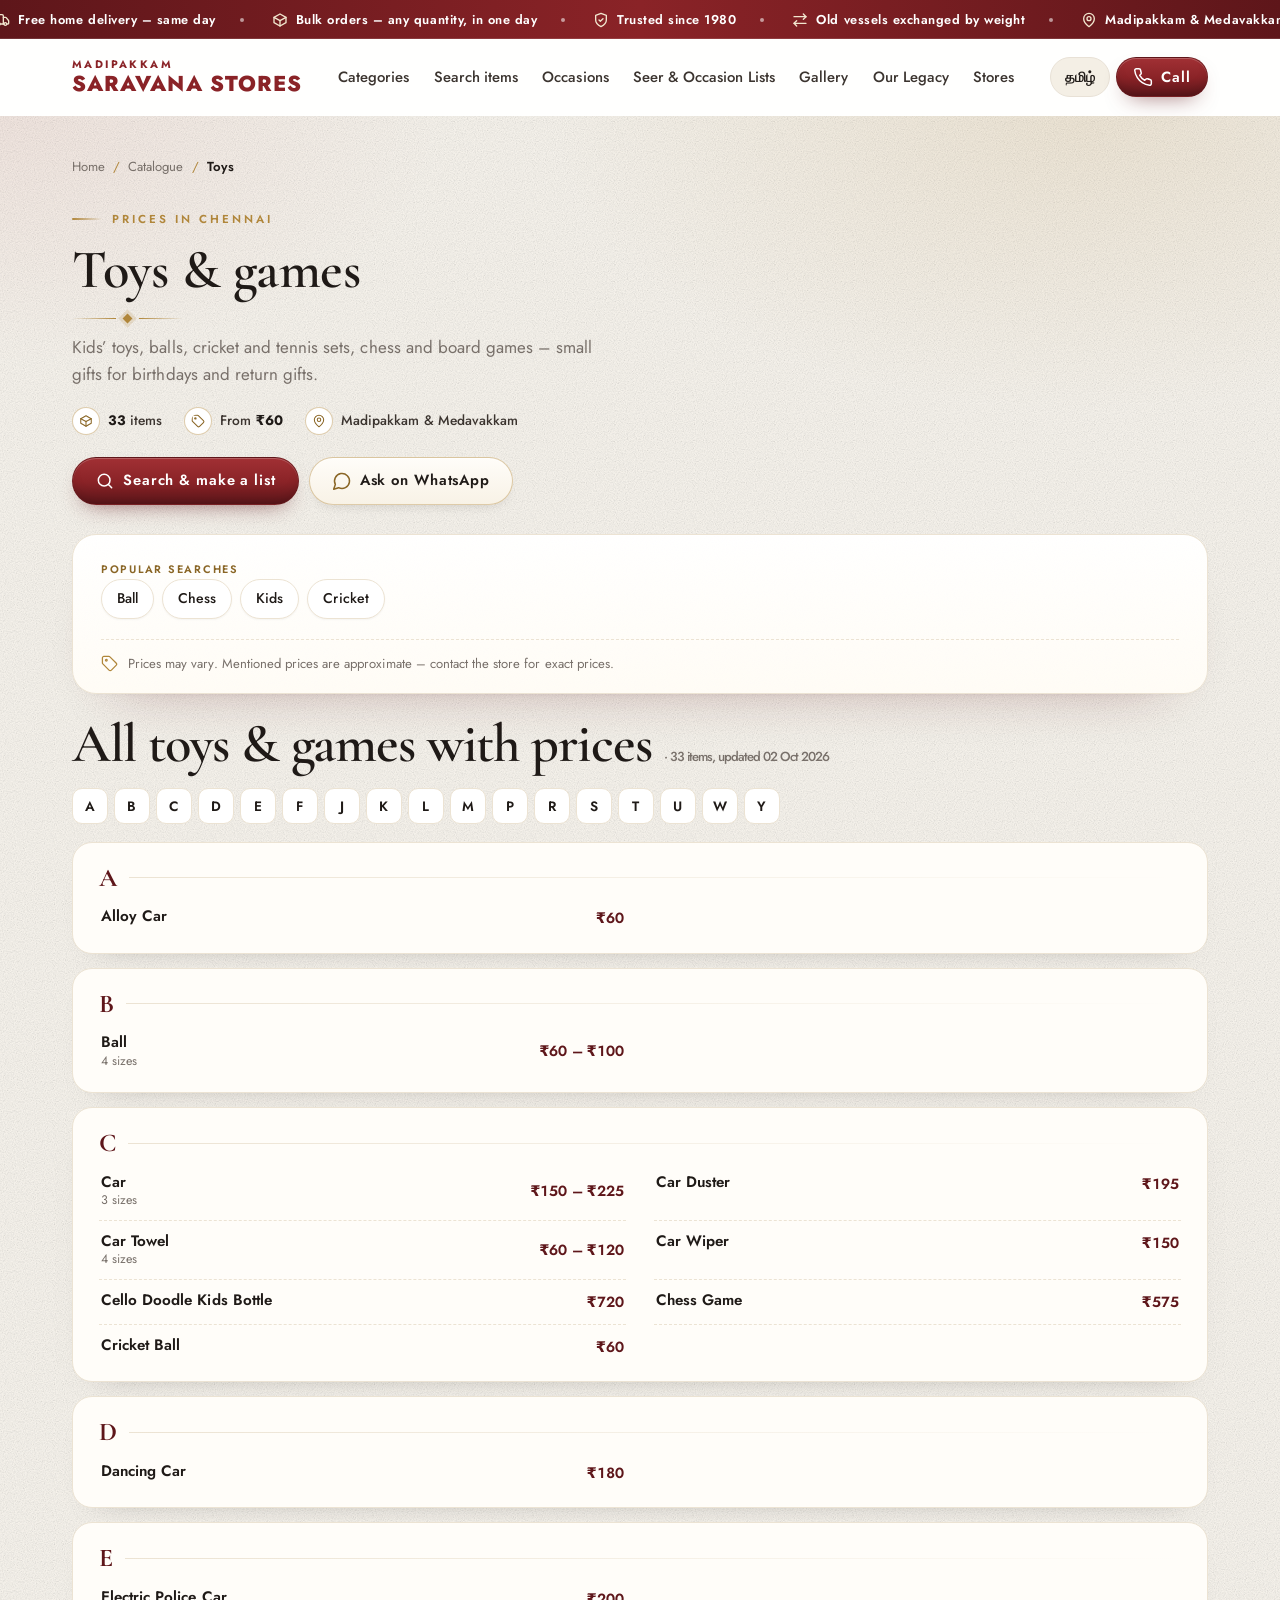
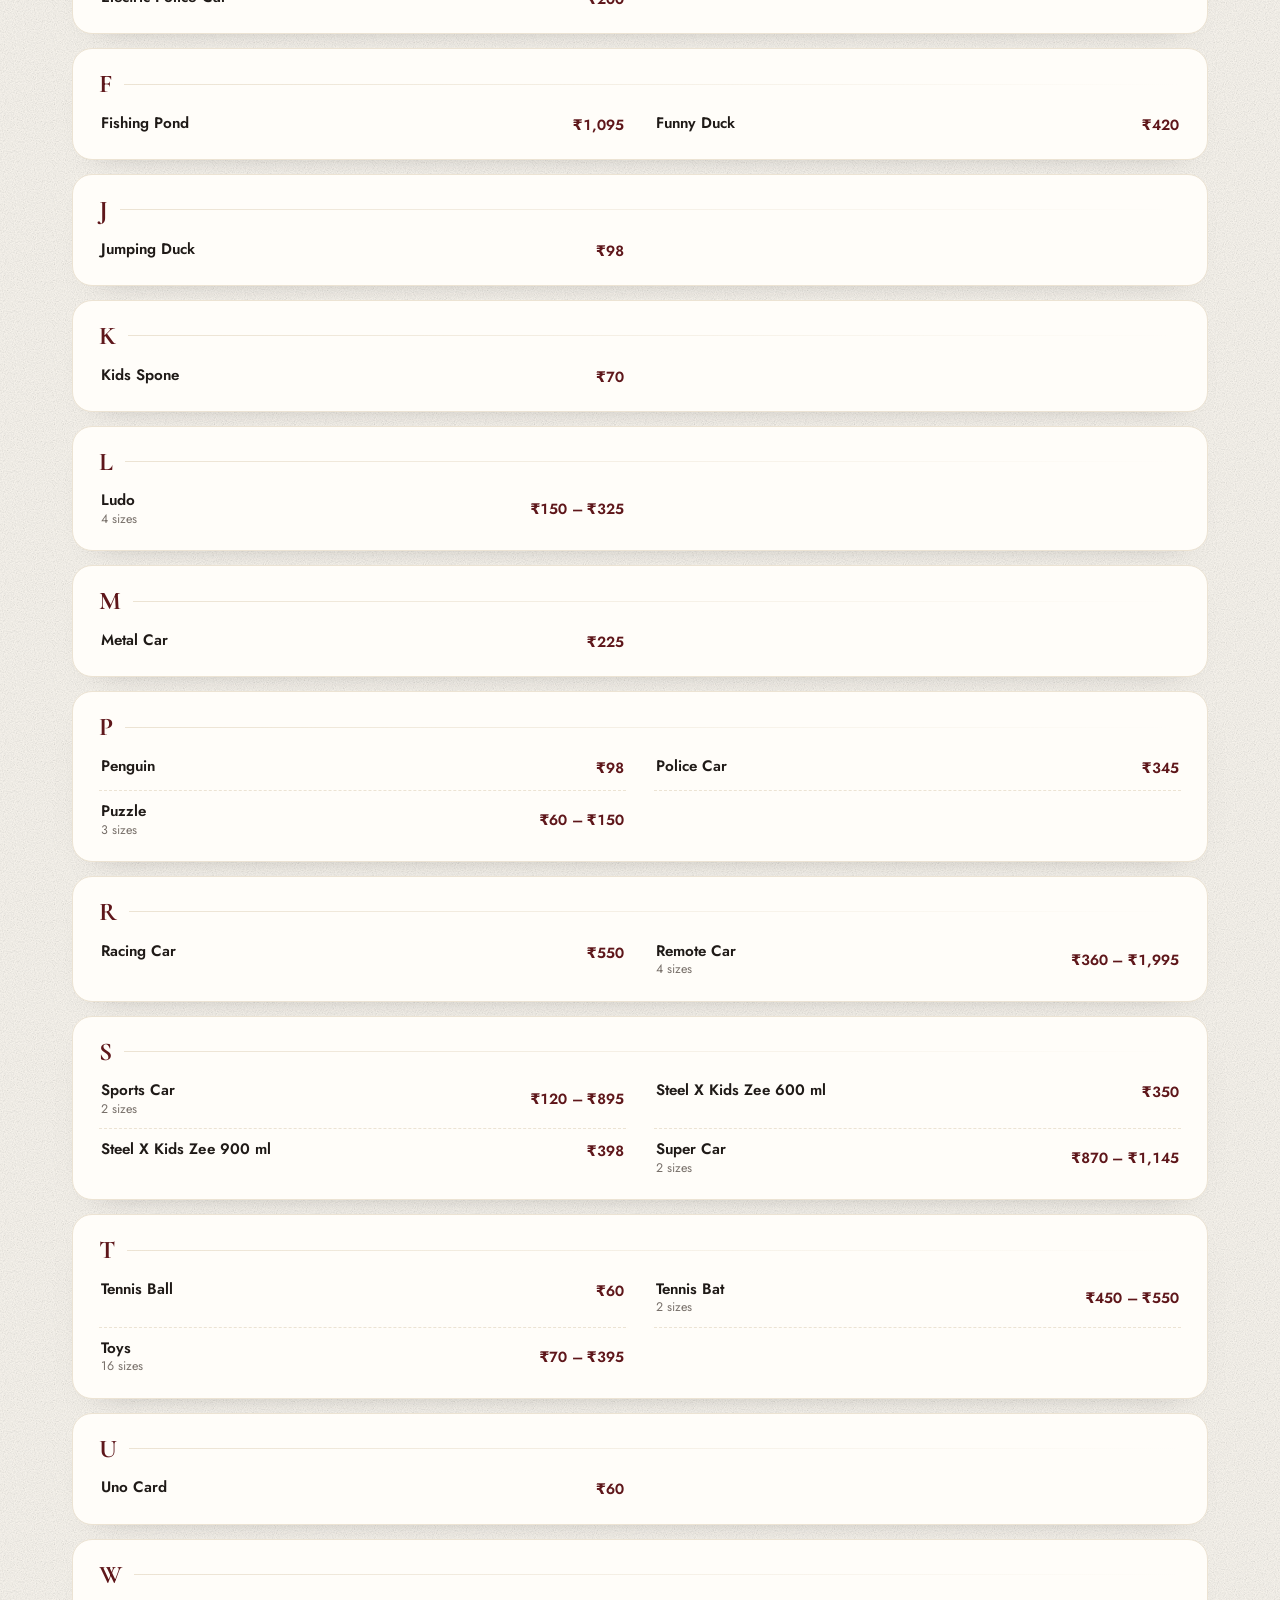
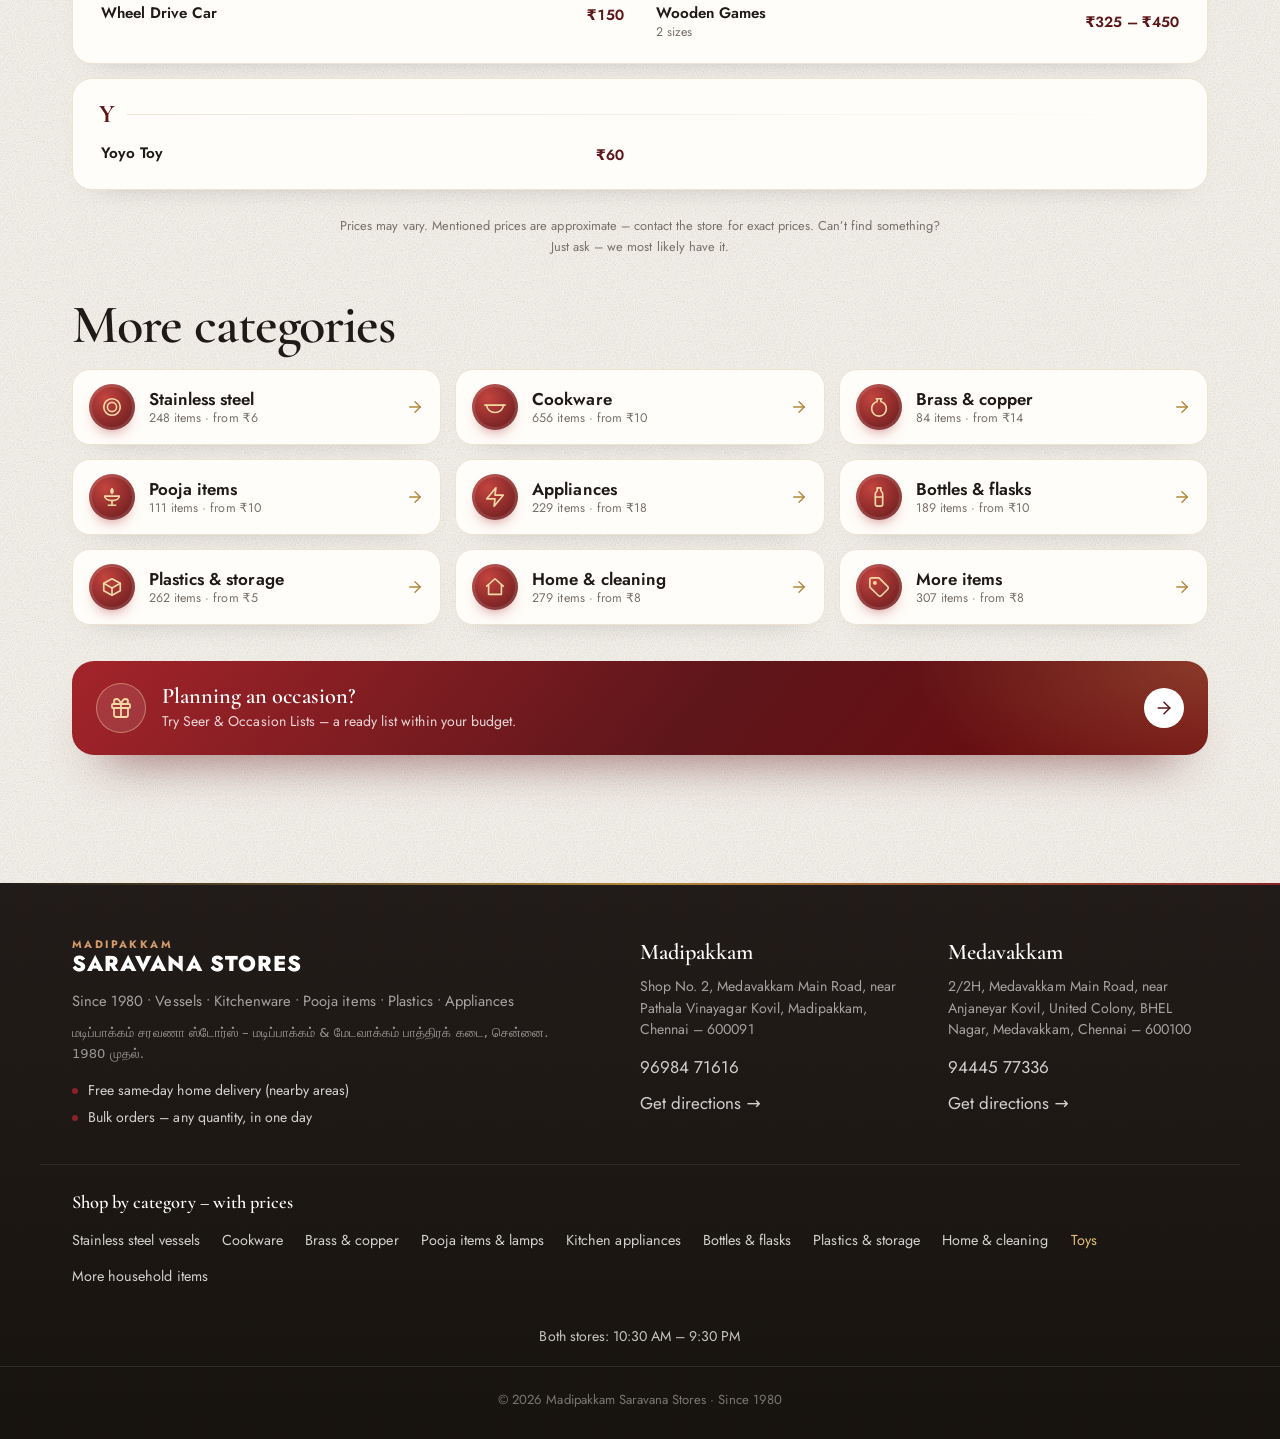
<file: toys.html>
<!doctype html>
<!-- Generated by tools/build_pages.py from index.html + js/catalogue-data.js – edit those, not this file. -->
<html lang="en">
<head>
  <meta charset="utf-8">
  <meta name="viewport" content="width=device-width, initial-scale=1, viewport-fit=cover">
  <!-- Google tag (gtag.js). The tag itself loads just after the page has finished loading, so it doesn't
       slow down the first view; anything sent before that waits in dataLayer and is delivered then. -->
<script>
  window.dataLayer = window.dataLayer || [];
  function gtag(){dataLayer.push(arguments);}
  gtag('js', new Date());

  gtag('config', 'AW-18484151582');
  (function () {
    function loadTag() {
      var s = document.createElement('script');
      s.async = true;
      s.src = 'https://www.googletagmanager.com/gtag/js?id=AW-18484151582';
      document.head.appendChild(s);
    }
    if (document.readyState === 'complete') setTimeout(loadTag, 300);
    else addEventListener('load', function () { setTimeout(loadTag, 300); });
  })();
</script>
  <title>Toys &amp; Games with Prices, Chennai | Madipakkam Saravana Stores</title>
  <meta name="description" content="33 toys items with prices, from ₹60 – kids’ toys, balls, chess, games. Madipakkam Saravana Stores, Madipakkam &amp; Medavakkam, Chennai. Since 1980.">
  <meta name="robots" content="index, follow, max-image-preview:large">
  <meta name="author" content="Madipakkam Saravana Stores">
  <meta name="theme-color" content="#8a2327">
  <meta name="format-detection" content="telephone=yes">

  <!-- Local SEO -->
  <meta name="geo.region" content="IN-TN">
  <meta name="geo.placename" content="Madipakkam, Medavakkam, Chennai">
  <meta name="geo.position" content="12.9704899;80.190356">
  <meta name="ICBM" content="12.9704899, 80.190356">

  <!-- The site's web address (tools/build_pages.py changes these for the other pages) -->
  <link rel="canonical" href="https://madipakkamsaravanastores.in/toys.html">
  <meta property="og:url" content="https://madipakkamsaravanastores.in/toys.html">

  <!-- Link previews on WhatsApp, Facebook and X -->
  <meta property="og:type" content="website">
  <meta property="og:site_name" content="Madipakkam Saravana Stores">
  <meta property="og:locale" content="en_IN">
  <meta property="og:locale:alternate" content="ta_IN">
  <meta property="og:title" content="Toys &amp; Games with Prices, Chennai | Madipakkam Saravana Stores">
  <meta property="og:description" content="33 toys items with prices, from ₹60 – kids’ toys, balls, chess, games. Madipakkam Saravana Stores, Madipakkam &amp; Medavakkam, Chennai. Since 1980.">
  <meta property="og:image" content="https://madipakkamsaravanastores.in/images/share.jpg">
  <meta property="og:image:width" content="1200">
  <meta property="og:image:height" content="630">
  <meta property="og:image:alt" content="Madipakkam Saravana Stores – store front, since 1980">
  <meta name="twitter:card" content="summary_large_image">
  <meta name="twitter:title" content="Toys &amp; Games with Prices, Chennai | Madipakkam Saravana Stores">
  <meta name="twitter:description" content="33 toys items with prices, from ₹60 – kids’ toys, balls, chess, games. Madipakkam Saravana Stores, Madipakkam &amp; Medavakkam, Chennai. Since 1980.">
  <meta name="twitter:image" content="https://madipakkamsaravanastores.in/images/share.jpg">

  <!-- Icons -->
  <link rel="icon" href="icons/favicon.svg" type="image/svg+xml">
  <link rel="icon" href="icons/favicon-32.png" sizes="32x32" type="image/png">
  <link rel="apple-touch-icon" href="icons/apple-touch-icon.png">
  <link rel="manifest" href="site.webmanifest">

  <link rel="preconnect" href="https://fonts.googleapis.com">
  <link rel="preconnect" href="https://fonts.gstatic.com" crossorigin>
  <link rel="preload" as="style" href="https://fonts.googleapis.com/css2?family=Cormorant+Garamond:ital,wght@0,500;0,600;0,700;1,500;1,600&family=Jost:wght@400;500;600;700&family=Anek+Tamil:wght@500;600;700&family=Mukta+Malar:wght@400;500;600;700&display=swap" onload="this.onload=null;this.rel='stylesheet'">
  <noscript><link rel="stylesheet" href="https://fonts.googleapis.com/css2?family=Cormorant+Garamond:ital,wght@0,500;0,600;0,700;1,500;1,600&family=Jost:wght@400;500;600;700&family=Anek+Tamil:wght@500;600;700&family=Mukta+Malar:wght@400;500;600;700&display=swap"></noscript>
  <!-- All of css/*.css in one file – built by tools/build_pages.py (edit the separate files, then run it) -->
  <link rel="stylesheet" href="css/site.min.css">
  <script>
    (function () {
      var nav = performance.getEntriesByType && performance.getEntriesByType('navigation')[0];
      // The splash intro plays once per visit: not after Back, and not when coming from another page of the site
      var back = nav && nav.type === 'back_forward';
      var seen = false;
      try { seen = sessionStorage.getItem('splashSeen') === '1'; } catch (e) {}
      var skip = back || seen;
      document.documentElement.classList.add('js', skip ? 'is-back' : 'js');
      // Start at the top on refresh (browsers otherwise jump back to where you were)
      if ('scrollRestoration' in history) history.scrollRestoration = 'manual';
      if (nav && nav.type === 'reload' && location.hash) history.replaceState(null, '', location.pathname + location.search);
    })();
  </script>
  <script type="application/ld+json">
{
 "@context": "https://schema.org",
 "@graph": [
  {
   "@type": "BreadcrumbList",
   "itemListElement": [
    {
     "@type": "ListItem",
     "position": 1,
     "name": "Home",
     "item": "https://madipakkamsaravanastores.in/"
    },
    {
     "@type": "ListItem",
     "position": 2,
     "name": "Catalogue",
     "item": "https://madipakkamsaravanastores.in/catalogue.html"
    },
    {
     "@type": "ListItem",
     "position": 3,
     "name": "Toys",
     "item": "https://madipakkamsaravanastores.in/toys.html"
    }
   ]
  },
  {
   "@type": "CollectionPage",
   "@id": "https://madipakkamsaravanastores.in/toys.html",
   "url": "https://madipakkamsaravanastores.in/toys.html",
   "name": "Toys & Games with Prices, Chennai",
   "description": "33 toys items with prices, from ₹60 – kids’ toys, balls, chess, games. Madipakkam Saravana Stores, Madipakkam & Medavakkam, Chennai. Since 1980.",
   "inLanguage": "en-IN",
   "dateModified": "2026-10-02",
   "isPartOf": {
    "@type": "WebSite",
    "name": "Madipakkam Saravana Stores",
    "url": "https://madipakkamsaravanastores.in/"
   },
   "publisher": {
    "@id": "https://madipakkamsaravanastores.in/#organization"
   },
   "mainEntity": {
    "@type": "ItemList",
    "numberOfItems": 33,
    "itemListElement": [
     {
      "@type": "ListItem",
      "position": 1,
      "name": "Alloy Car"
     },
     {
      "@type": "ListItem",
      "position": 2,
      "name": "Ball"
     },
     {
      "@type": "ListItem",
      "position": 3,
      "name": "Car"
     },
     {
      "@type": "ListItem",
      "position": 4,
      "name": "Car Duster"
     },
     {
      "@type": "ListItem",
      "position": 5,
      "name": "Car Towel"
     },
     {
      "@type": "ListItem",
      "position": 6,
      "name": "Car Wiper"
     },
     {
      "@type": "ListItem",
      "position": 7,
      "name": "Cello Doodle Kids Bottle"
     },
     {
      "@type": "ListItem",
      "position": 8,
      "name": "Chess Game"
     },
     {
      "@type": "ListItem",
      "position": 9,
      "name": "Cricket Ball"
     },
     {
      "@type": "ListItem",
      "position": 10,
      "name": "Dancing Car"
     },
     {
      "@type": "ListItem",
      "position": 11,
      "name": "Electric Police Car"
     },
     {
      "@type": "ListItem",
      "position": 12,
      "name": "Fishing Pond"
     },
     {
      "@type": "ListItem",
      "position": 13,
      "name": "Funny Duck"
     },
     {
      "@type": "ListItem",
      "position": 14,
      "name": "Jumping Duck"
     },
     {
      "@type": "ListItem",
      "position": 15,
      "name": "Kids Spone"
     },
     {
      "@type": "ListItem",
      "position": 16,
      "name": "Ludo"
     },
     {
      "@type": "ListItem",
      "position": 17,
      "name": "Metal Car"
     },
     {
      "@type": "ListItem",
      "position": 18,
      "name": "Penguin"
     },
     {
      "@type": "ListItem",
      "position": 19,
      "name": "Police Car"
     },
     {
      "@type": "ListItem",
      "position": 20,
      "name": "Puzzle"
     },
     {
      "@type": "ListItem",
      "position": 21,
      "name": "Racing Car"
     },
     {
      "@type": "ListItem",
      "position": 22,
      "name": "Remote Car"
     },
     {
      "@type": "ListItem",
      "position": 23,
      "name": "Sports Car"
     },
     {
      "@type": "ListItem",
      "position": 24,
      "name": "Steel X Kids Zee 600 ml"
     },
     {
      "@type": "ListItem",
      "position": 25,
      "name": "Steel X Kids Zee 900 ml"
     },
     {
      "@type": "ListItem",
      "position": 26,
      "name": "Super Car"
     },
     {
      "@type": "ListItem",
      "position": 27,
      "name": "Tennis Ball"
     },
     {
      "@type": "ListItem",
      "position": 28,
      "name": "Tennis Bat"
     },
     {
      "@type": "ListItem",
      "position": 29,
      "name": "Toys"
     },
     {
      "@type": "ListItem",
      "position": 30,
      "name": "Uno Card"
     }
    ]
   }
  }
 ]
}
  </script>
</head>
<body>

<!-- Icon sprite -->
<svg width="0" height="0" style="position:absolute" aria-hidden="true">
  <defs>
    <symbol id="i-phone" viewBox="0 0 24 24"><path d="M22 16.92v3a2 2 0 0 1-2.18 2 19.8 19.8 0 0 1-8.63-3.07 19.5 19.5 0 0 1-6-6A19.8 19.8 0 0 1 2.12 4.18 2 2 0 0 1 4.11 2h3a2 2 0 0 1 2 1.72c.13.96.36 1.9.7 2.81a2 2 0 0 1-.45 2.11L8.09 9.91a16 16 0 0 0 6 6l1.27-1.27a2 2 0 0 1 2.11-.45c.91.34 1.85.57 2.81.7A2 2 0 0 1 22 16.92z"/></symbol>
    <symbol id="i-chat" viewBox="0 0 24 24"><path d="M7.9 20A9 9 0 1 0 4 16.1L2 22Z"/></symbol>
    <symbol id="i-pin" viewBox="0 0 24 24"><path d="M20 10c0 6-8 12-8 12s-8-6-8-12a8 8 0 0 1 16 0Z"/><circle cx="12" cy="10" r="3"/></symbol>
    <symbol id="i-nav" viewBox="0 0 24 24"><path d="M3 11 22 2l-9 19-2-8-8-2z"/></symbol>
    <symbol id="i-clock" viewBox="0 0 24 24"><circle cx="12" cy="12" r="10"/><path d="M12 6v6l4 2"/></symbol>
    <symbol id="i-truck" viewBox="0 0 24 24"><path d="M14 18V6a2 2 0 0 0-2-2H4a2 2 0 0 0-2 2v11a1 1 0 0 0 1 1h2"/><path d="M15 18H9"/><path d="M19 18h2a1 1 0 0 0 1-1v-3.65a1 1 0 0 0-.22-.62l-3.48-4.35A1 1 0 0 0 17.52 8H14"/><circle cx="17" cy="18" r="2"/><circle cx="7" cy="18" r="2"/></symbol>
    <symbol id="i-wrench" viewBox="0 0 24 24"><path d="M14.7 6.3a1 1 0 0 0 0 1.4l1.6 1.6a1 1 0 0 0 1.4 0l3.77-3.77a6 6 0 0 1-7.94 7.94l-6.91 6.91a2.12 2.12 0 0 1-3-3l6.91-6.91a6 6 0 0 1 7.94-7.94l-3.76 3.76z"/></symbol>
    <symbol id="i-gift" viewBox="0 0 24 24"><rect x="3" y="8" width="18" height="4" rx="1"/><path d="M12 8v13"/><path d="M19 12v7a2 2 0 0 1-2 2H7a2 2 0 0 1-2-2v-7"/><path d="M7.5 8a2.5 2.5 0 0 1 0-5C9.5 3 11 5 12 8c1-3 2.5-5 4.5-5a2.5 2.5 0 0 1 0 5"/></symbol>
    <symbol id="i-tag" viewBox="0 0 24 24"><path d="M12.59 2.59A2 2 0 0 0 11.17 2H4a2 2 0 0 0-2 2v7.17a2 2 0 0 0 .59 1.42l8.7 8.7a2.43 2.43 0 0 0 3.42 0l6.58-6.58a2.43 2.43 0 0 0 0-3.42z"/><circle cx="7.5" cy="7.5" r="1.2"/></symbol>
    <symbol id="i-eye" viewBox="0 0 24 24"><path d="M2.06 12.35a1 1 0 0 1 0-.7 10.75 10.75 0 0 1 19.88 0 1 1 0 0 1 0 .7 10.75 10.75 0 0 1-19.88 0"/><circle cx="12" cy="12" r="3"/></symbol>
    <symbol id="i-heart" viewBox="0 0 24 24"><path d="M19 14c1.49-1.46 3-3.21 3-5.5A5.5 5.5 0 0 0 16.5 3c-1.76 0-3 .5-4.5 2-1.5-1.5-2.74-2-4.5-2A5.5 5.5 0 0 0 2 8.5c0 2.3 1.5 4.05 3 5.5l7 7Z"/></symbol>
    <symbol id="i-arrow" viewBox="0 0 24 24"><path d="M5 12h14"/><path d="m12 5 7 7-7 7"/></symbol>
    <symbol id="i-check" viewBox="0 0 24 24"><path d="M20 6 9 17l-5-5"/></symbol>
    <symbol id="i-star" viewBox="0 0 24 24"><path d="M12 2.5l2.9 6.1 6.6.8-4.9 4.6 1.3 6.6L12 17.3l-5.9 3.3 1.3-6.6L2.5 9.4l6.6-.8z"/></symbol>
    <symbol id="i-menu" viewBox="0 0 24 24"><path d="M4 7h16M4 12h16M4 17h16"/></symbol>
    <symbol id="i-x" viewBox="0 0 24 24"><path d="M18 6 6 18M6 6l12 12"/></symbol>
    <symbol id="i-left" viewBox="0 0 24 24"><path d="m15 18-6-6 6-6"/></symbol>
    <symbol id="i-right" viewBox="0 0 24 24"><path d="m9 18 6-6-6-6"/></symbol>
    <symbol id="i-box" viewBox="0 0 24 24"><path d="M21 8 12 3 3 8v8l9 5 9-5Z"/><path d="m3 8 9 5 9-5"/><path d="M12 13v8"/></symbol>
    <symbol id="i-shield" viewBox="0 0 24 24"><path d="M12 22s8-4 8-10V5l-8-3-8 3v7c0 6 8 10 8 10Z"/><path d="m9 12 2 2 4-4"/></symbol>
    <symbol id="i-bolt" viewBox="0 0 24 24"><path d="M13 2 3 14h9l-1 8 10-12h-9l1-8z"/></symbol>
    <symbol id="i-search" viewBox="0 0 24 24"><circle cx="11" cy="11" r="7"/><path d="m20 20-3.5-3.5"/></symbol>
    <symbol id="i-plus" viewBox="0 0 24 24"><path d="M12 5v14M5 12h14"/></symbol>
    <symbol id="i-minus" viewBox="0 0 24 24"><path d="M5 12h14"/></symbol>
    <symbol id="i-list" viewBox="0 0 24 24"><path d="M9 6h11M9 12h11M9 18h11"/><path d="M4 6h.01M4 12h.01M4 18h.01"/></symbol>
    <symbol id="i-swap" viewBox="0 0 24 24"><path d="m17 3 4 4-4 4"/><path d="M3 7h18"/><path d="m7 21-4-4 4-4"/><path d="M21 17H3"/></symbol>
    <symbol id="i-trash" viewBox="0 0 24 24"><path d="M3 6h18"/><path d="M8 6V4h8v2"/><path d="m19 6-1 14H6L5 6"/></symbol>
    <symbol id="i-pot" viewBox="0 0 24 24"><path d="M9 3h6"/><path d="M10 3v3c-3 1-6 4-6 8a8 8 0 0 0 16 0c0-4-3-7-6-8V3"/></symbol>
    <symbol id="i-lamp" viewBox="0 0 24 24"><path d="M12 3c1.5 2 1.5 3.5 0 5-1.5-1.5-1.5-3 0-5z"/><path d="M4 11h16c0 3-3.5 5-8 5s-8-2-8-5z"/><path d="M12 16v4M8 21h8"/></symbol>
    <symbol id="i-pan" viewBox="0 0 24 24"><path d="M3 10h18c0 4.5-4 8-9 8s-9-3.5-9-8z"/><path d="M1 10h2M21 10h2"/></symbol>
    <symbol id="i-plate" viewBox="0 0 24 24"><circle cx="12" cy="12" r="9"/><circle cx="12" cy="12" r="5"/></symbol>
    <symbol id="i-bottle" viewBox="0 0 24 24"><path d="M10 2h4v3l2 3v12a2 2 0 0 1-2 2h-4a2 2 0 0 1-2-2V8l2-3z"/><path d="M8 12h8"/></symbol>
    <symbol id="i-home" viewBox="0 0 24 24"><path d="m3 11 9-8 9 8"/><path d="M5 10v10h14V10"/></symbol>
    <symbol id="p-agal" viewBox="0 0 24 24"><path d="M12 3.5c1.4 1.6 1.4 3 0 4.3-1.4-1.3-1.4-2.7 0-4.3z" style="fill:var(--if,none)"/><path d="M3.5 11.5h17c-.6 3.2-4 5.5-8.5 5.5s-7.9-2.3-8.5-5.5z" style="fill:var(--if,none)"/><path d="M12 7.8v3.7"/><path d="M9 17v2.5h6V17"/><path d="M7 21h10"/></symbol>
    <symbol id="p-kudam" viewBox="0 0 24 24"><path d="M9 2.8h6"/><path d="M10 2.8v2.6"/><path d="M14 2.8v2.6"/><path d="M10 5.4C6.4 6.5 4.5 9.6 4.5 13a7.5 7.5 0 0 0 15 0c0-3.4-1.9-6.5-5.5-7.6z" style="fill:var(--if,none)"/><path d="M5.3 11.3h13.4" opacity=".55"/></symbol>
    <symbol id="p-plate" viewBox="0 0 24 24"><circle cx="12" cy="12" r="9" style="fill:var(--if,none)"/><circle cx="12" cy="12" r="5.5"/><path d="M8.5 7.6a5.5 5.5 0 0 1 3.5-1.1" opacity=".6"/></symbol>
    <symbol id="p-bottle" viewBox="0 0 24 24"><path d="M9.5 2.5h5v2.8l2 3V20a2 2 0 0 1-2 2h-5a2 2 0 0 1-2-2V8.3l2-3z" style="fill:var(--if,none)"/><path d="M9.5 5.3h5"/><path d="M7.5 12h9M7.5 16h9" opacity=".55"/></symbol>
    <symbol id="p-kadai" viewBox="0 0 24 24"><path d="M3.5 10h17c0 4.6-3.8 8-8.5 8s-8.5-3.4-8.5-8z" style="fill:var(--if,none)"/><path d="M2.5 10h19"/><path d="M1 8.6 3 10M23 8.6 21 10"/><path d="M6 13.2h12" opacity=".55"/></symbol>
    <symbol id="p-agarbathi" viewBox="0 0 24 24"><path d="M4.5 21h15"/><path d="M7.5 21c0-2.3 2-3.8 4.5-3.8s4.5 1.5 4.5 3.8z" style="fill:var(--if,none)"/><path d="M12 17.2V8.2M10.3 17.4 7.4 9M13.7 17.4 16.6 9"/><path d="M12 8.2c.7-.8.7-1.6 0-2.4-.7.8-.7 1.6 0 2.4z" style="fill:var(--if,none)"/><path d="M7.4 9c.4-.9.2-1.7-.6-2.3-.4.9-.2 1.7.6 2.3z" style="fill:var(--if,none)"/><path d="M16.6 9c-.4-.9-.2-1.7.6-2.3.4.9.2 1.7-.6 2.3z" style="fill:var(--if,none)"/><path d="M12 5c-.9-.9.9-1.8 0-2.9M6.4 6.1c-.9-.8.4-1.8-.4-2.8M17.6 6.1c.9-.8-.4-1.8.4-2.8" opacity=".55"/></symbol>
    <symbol id="p-perfume" viewBox="0 0 24 24"><rect x="7" y="10" width="11" height="11" rx="2.6" style="fill:var(--if,none)"/><path d="M10.3 10V7.6h4.4V10"/><rect x="9.6" y="5.2" width="5.8" height="2.4" rx=".8" style="fill:var(--if,none)"/><path d="M9.6 6.4H7.4"/><path d="M5 4.6h.01M4 6.4h.01M5 8.2h.01M2.6 5.4h.01M2.6 7.4h.01" stroke-width="2.2"/><path d="M15.4 6.4h2.2c1.4 0 2.1-.9 2.4-2"/><circle cx="20.4" cy="3" r="1.3" style="fill:var(--if,none)"/><path d="M9.5 14.5h6" opacity=".55"/><path d="M9.5 17.2h3.5" opacity=".4"/></symbol>
    <symbol id="p-chimta" viewBox="0 0 24 24"><circle cx="12" cy="3.6" r="1.6"/><path d="M11 5 6.2 19.6a1 1 0 0 0 .7 1.3l.6.1a1 1 0 0 0 1.1-.6L12.4 6" style="fill:var(--if,none)"/><path d="M13 5l4.8 14.6a1 1 0 0 1-.7 1.3l-.6.1a1 1 0 0 1-1.1-.6L11.6 6" style="fill:var(--if,none)"/><path d="M8.8 12.5l2.1.6M15.2 12.5l-2.1.6" opacity=".55"/></symbol>
    <symbol id="p-board" viewBox="0 0 24 24"><rect x="2.5" y="7.5" width="15" height="13" rx="3" style="fill:var(--if,none)"/><circle cx="5.6" cy="10.6" r="1"/><path d="M5 17.5h7" opacity=".5"/><path d="M9.2 16.2 7 18.4"/><path d="M9.2 16.2 20.3 5.1c.5 3.3-1.4 6.5-6.3 8.9z" style="fill:var(--if,none)"/></symbol>
    <symbol id="p-clock" viewBox="0 0 24 24"><circle cx="12" cy="12" r="9" style="fill:var(--if,none)"/><circle cx="12" cy="12" r="7" opacity=".45"/><path d="M12 3.8v1.6M12 18.6v1.6M3.8 12h1.6M18.6 12h1.6"/><path d="M12 7.4V12l3.2 2"/><circle cx="12" cy="12" r=".8"/></symbol>
    <symbol id="p-clothstand" viewBox="0 0 24 24"><path d="M2.5 6.5h19"/><path d="M4 6.5 5.3 20M20 6.5 18.7 20"/><path d="M5.3 20l3.3-4.2 3.4 4.2 3.4-4.2 3.3 4.2"/><path d="M5.6 6.5h4.2v6.8L7.7 12.2l-2.1 1.1z" style="fill:var(--if,none)"/><path d="M13 6.5l-1.8 1.9 1.3 1.1V14h5.6V9.5l1.3-1.1-1.8-1.9h-1.3a1.5 1.5 0 0 1-3 0z" style="fill:var(--if,none)"/></symbol>
    <symbol id="p-milkboiler" viewBox="0 0 24 24"><path d="M5 9h12v8.5A3.5 3.5 0 0 1 13.5 21h-5A3.5 3.5 0 0 1 5 17.5z" style="fill:var(--if,none)"/><path d="M4 9h14"/><path d="M5 10.5 2.6 9.2"/><path d="M8 9c0-1.6 1.3-2.6 3-2.6s3 1 3 2.6"/><path d="M11 6.4V4.6"/><path d="M9.6 4.6h2.8"/><path d="M17 12h2.5"/><path d="M7 14.5h8" opacity=".5"/></symbol>
    <symbol id="p-strainer" viewBox="0 0 24 24"><circle cx="9" cy="11" r="6.2" style="fill:var(--if,none)"/><path d="M15.2 11H22"/><path d="M5.6 8.2l6.8 5.6M5.6 13.8l6.8-5.6M3.8 11h10.4M9 5.8v10.4" opacity=".45"/></symbol>
    <symbol id="p-coffeefilter" viewBox="0 0 24 24"><rect x="7" y="3.5" width="10" height="6" rx="1" style="fill:var(--if,none)"/><path d="M6 9.5h12"/><path d="M7 9.5v9A2.5 2.5 0 0 0 9.5 21h5a2.5 2.5 0 0 0 2.5-2.5v-9" style="fill:var(--if,none)"/><circle cx="12" cy="2.3" r=".9"/><path d="M9 6.5h6M8.5 14.5h7" opacity=".5"/></symbol>
    <symbol id="p-press" viewBox="0 0 24 24"><rect x="7.5" y="6" width="9" height="12" rx="1" style="fill:var(--if,none)"/><path d="M6.5 6h11M6.5 18h11"/><path d="M12 6V2.5"/><path d="M8.5 2.5h7"/><path d="M10 18l-.6 3.2M12 18v3.5M14 18l.6 3.2" opacity=".65"/><path d="M7.5 12h9" opacity=".45"/></symbol>
    <symbol id="p-mould" viewBox="0 0 24 24"><path d="M3 10h18l-2 9H5z" style="fill:var(--if,none)"/><path d="M3 10c1.5-2 3-2 4.5 0s3 2 4.5 0 3-2 4.5 0 3 2 4.5 0"/><path d="M7 10.8l1 8.2M12 11v8M17 10.8 16 19" opacity=".5"/></symbol>
    <symbol id="p-rolling" viewBox="0 0 24 24"><circle cx="11.5" cy="14.5" r="6.8" style="fill:var(--if,none)"/><path d="M5 9.5 18.5 6" stroke-width="2.6"/><path d="M2.4 10.2l2.2-.6M18.9 5.9l2.2-.6"/></symbol>
    <symbol id="p-manai" viewBox="0 0 24 24"><rect x="3" y="9" width="18" height="4" rx="1.3" style="fill:var(--if,none)"/><path d="M5 13v4.5M19 13v4.5M8.5 13v2.5M15.5 13v2.5"/><path d="M6 11h12" opacity=".5"/></symbol>
    <symbol id="p-arivalmanai" viewBox="0 0 24 24"><rect x="3" y="17.5" width="16" height="3.2" rx="1" style="fill:var(--if,none)"/><path d="M8.5 17.5V9.5c0-3.4 2.6-6 6.2-6.4-1.2 3-2.2 5.4-2.2 8.6v5.8" style="fill:var(--if,none)"/><path d="M10.5 12h2" opacity=".5"/></symbol>
    <symbol id="p-muram" viewBox="0 0 24 24"><path d="M3.5 8.5h17l-1.6 9.4a2 2 0 0 1-2 1.6H7.1a2 2 0 0 1-2-1.6z" style="fill:var(--if,none)"/><path d="M3.5 8.5c3 2.2 14 2.2 17 0"/><path d="M8 12.5l.8 5M12 12.8v4.8M16 12.5l-.8 5" opacity=".45"/></symbol>
    <symbol id="p-churner" viewBox="0 0 24 24"><path d="M12 2.5v13"/><path d="M8.5 6.5h7"/><circle cx="12" cy="16" r="1.7" style="fill:var(--if,none)"/><path d="M12 17.7v3.8M10.4 16.6l-3.6 3.2M13.6 16.6l3.6 3.2M10.3 15.6 6.3 14.6M13.7 15.6l4-1"/></symbol>
    <symbol id="p-ural" viewBox="0 0 24 24"><path d="M5 11h14l-1.5 6.5A3 3 0 0 1 14.6 20H9.4a3 3 0 0 1-2.9-2.5z" style="fill:var(--if,none)"/><path d="M4 11h16"/><path d="M14 11 18.4 3.6"/><circle cx="18.8" cy="3" r="1.3" style="fill:var(--if,none)"/><path d="M8 20.8h8"/></symbol>
    <symbol id="p-lighter" viewBox="0 0 24 24"><path d="M2.5 8.5h11l2-1.5h4v5h-4l-2-1.5h-11z" style="fill:var(--if,none)"/><path d="M7.5 10.5v7a1.5 1.5 0 0 0 1.5 1.5h1a1.5 1.5 0 0 0 1.5-1.5v-7"/><path d="M21 8l1.5-1M21 11.5l1.5 1" opacity=".6"/></symbol>
    <symbol id="p-cylinder" viewBox="0 0 24 24"><path d="M7 7.5h10v11a2.5 2.5 0 0 1-2.5 2.5h-5A2.5 2.5 0 0 1 7 18.5z" style="fill:var(--if,none)"/><path d="M7 7.5c0-2 2.2-3 5-3s5 1 5 3"/><path d="M10.5 4.5V2.8h3v1.7"/><path d="M7 12.5h10" opacity=".5"/></symbol>
    <symbol id="p-fan" viewBox="0 0 24 24"><circle cx="12" cy="9" r="6.5" style="fill:var(--if,none)"/><circle cx="12" cy="9" r="1.2"/><path d="M12 7.8c-.5-2.2.3-3.6 1.8-4M13.1 9.7c2 1 2.6 2.6 1.8 4M10.9 9.4c-2.1-.5-3.3.3-3.9 1.8" opacity=".75"/><path d="M12 15.5V20"/><path d="M8 21h8"/></symbol>
    <symbol id="p-heater" viewBox="0 0 24 24"><rect x="6.5" y="3" width="11" height="16" rx="3" style="fill:var(--if,none)"/><path d="M9.5 19v2M14.5 19v2"/><circle cx="12" cy="7.8" r="1.8"/><path d="M12 11.8c-1.3 1.5-1.3 2.9 0 3.9 1.3-1 1.3-2.4 0-3.9z"/></symbol>
    <symbol id="p-scale" viewBox="0 0 24 24"><rect x="3" y="12" width="18" height="8" rx="2" style="fill:var(--if,none)"/><path d="M5 12l1.5-6h11L19 12"/><rect x="9" y="15" width="6" height="2.5" rx=".6"/><path d="M8 8.8h8" opacity=".5"/></symbol>
    <symbol id="p-oven" viewBox="0 0 24 24"><rect x="2.5" y="5" width="19" height="14" rx="2" style="fill:var(--if,none)"/><rect x="5" y="7.5" width="10" height="9" rx="1"/><path d="M18 8.5h.01M18 11.5h.01M18 14.5h.01" stroke-width="2.4"/><path d="M5 21h2M17 21h2"/></symbol>
    <symbol id="p-toaster" viewBox="0 0 24 24"><path d="M3.5 11a4 4 0 0 1 4-4h9a4 4 0 0 1 4 4v8h-17z" style="fill:var(--if,none)"/><path d="M8.5 7V4h3v3M12.5 7V3.5h3V7"/><path d="M20.5 12H22"/><path d="M6 15h11" opacity=".5"/></symbol>
    <symbol id="p-iron" viewBox="0 0 24 24"><path d="M3 17h17.5c0-5-2.5-8-7-8H9a6 6 0 0 0-6 6z" style="fill:var(--if,none)"/><path d="M9 9c0-2 1.5-3.5 3.5-3.5H17"/><path d="M7 13.5h.01M10 13.5h.01M13 13.5h.01" stroke-width="2"/><path d="M3 20h17.5" opacity=".5"/></symbol>
    <symbol id="p-hairdryer" viewBox="0 0 24 24"><path d="M3 9a5 5 0 0 1 5-5h9l3 1.5v7L17 14H8a5 5 0 0 1-5-5z" style="fill:var(--if,none)"/><circle cx="8" cy="9" r="2"/><path d="m10 14-1 6.5a1 1 0 0 0 1 1.2h1.5a1 1 0 0 0 1-.9L13 14"/><path d="M21.5 7.5h1M21.5 10.5h1" opacity=".6"/></symbol>
    <symbol id="p-plug" viewBox="0 0 24 24"><path d="M8.5 2.5v4.5M15.5 2.5v4.5"/><path d="M6 7h12v4a6 6 0 0 1-12 0z" style="fill:var(--if,none)"/><path d="M12 17v4.5"/></symbol>
    <symbol id="p-mat" viewBox="0 0 24 24"><path d="M3 8h13v11H3z" style="fill:var(--if,none)"/><circle cx="18.5" cy="10.5" r="2.5"/><path d="M16 8h2.5M16 13h2.5"/><path d="M5 11h9M5 14h9M5 17h9" opacity=".45"/></symbol>
    <symbol id="p-bed" viewBox="0 0 24 24"><path d="M3 19V8"/><path d="M3 13.5h18v5.5"/><path d="M3 17h18" opacity=".5"/><rect x="5" y="10" width="5" height="3.5" rx="1.5" style="fill:var(--if,none)"/><path d="M11 13.5v-2a1.5 1.5 0 0 1 1.5-1.5H19a2 2 0 0 1 2 2v1.5" style="fill:var(--if,none)"/></symbol>
    <symbol id="p-pillow" viewBox="0 0 24 24"><path d="M4 8c2-2 14-2 16 0 1 3 1 6 0 9-2 2-14 2-16 0-1-3-1-6 0-9z" style="fill:var(--if,none)"/><path d="M7.5 11c3-1 6-1 9 0" opacity=".5"/></symbol>
    <symbol id="p-cradle" viewBox="0 0 24 24"><path d="M12 2.5v4"/><path d="M12 6.5 5 11M12 6.5l7 4.5"/><path d="M4 11h16c-.5 4-3.8 7-8 7s-7.5-3-8-7z" style="fill:var(--if,none)"/><path d="M7.5 14h9" opacity=".5"/></symbol>
    <symbol id="p-net" viewBox="0 0 24 24"><path d="M12 3 4 19h16z" style="fill:var(--if,none)"/><path d="M12 3v16M8.4 10.5 7 19M15.6 10.5 17 19" opacity=".5"/><path d="M3 21h18"/><circle cx="12" cy="2.4" r=".8"/></symbol>
    <symbol id="p-spray" viewBox="0 0 24 24"><path d="M8 10h7l1 2v8a1.5 1.5 0 0 1-1.5 1.5h-6A1.5 1.5 0 0 1 7 20v-8z" style="fill:var(--if,none)"/><path d="M9 10V7.5h5V10"/><path d="M8.5 7.5H15l2.5 1"/><path d="M14 7.5V5H9.5"/><path d="M20 5.5h.01M21.5 7.5h.01M20 9.5h.01" stroke-width="2.2"/><path d="M7.5 15h8" opacity=".5"/></symbol>
    <symbol id="p-cleaner" viewBox="0 0 24 24"><path d="M6.5 9 8.5 6.5h4l1.5 1.5h3.5A1.5 1.5 0 0 1 19 9.5V20a1.5 1.5 0 0 1-1.5 1.5H8A1.5 1.5 0 0 1 6.5 20z" style="fill:var(--if,none)"/><path d="M9 6.5V4h3.5v2.5"/><path d="M14.5 10h2.5v3.5h-2.5"/><path d="M6.5 15.5H19" opacity=".5"/></symbol>
    <symbol id="p-soap" viewBox="0 0 24 24"><rect x="3.5" y="11" width="14" height="8" rx="3" style="fill:var(--if,none)"/><path d="M6.5 14.5h8" opacity=".5"/><circle cx="17.5" cy="6.5" r="2.2"/><circle cx="13" cy="5.5" r="1.3"/><circle cx="20.3" cy="10.2" r="1"/></symbol>
    <symbol id="p-mirror" viewBox="0 0 24 24"><ellipse cx="12" cy="9.5" rx="6" ry="7.5" style="fill:var(--if,none)"/><path d="M9.5 6.5c.8-1.5 2-2.3 3.5-2.4" opacity=".6"/><path d="M12 17v3M8 21h8"/></symbol>
    <symbol id="p-comb" viewBox="0 0 24 24"><path d="M3 8.5h18v4.5H3z" style="fill:var(--if,none)"/><path d="M5 13v6.5M7.5 13v6.5M10 13v6.5M12.5 13v6.5M15 13v6.5M17.5 13v6.5M20 13v6.5"/></symbol>
    <symbol id="p-towel" viewBox="0 0 24 24"><path d="M4 8h14a2 2 0 0 1 2 2v1H6a2 2 0 0 0-2 2z" style="fill:var(--if,none)"/><path d="M4 13a2 2 0 0 1 2-2h14v8H6a2 2 0 0 1-2-2z" style="fill:var(--if,none)"/><path d="M8 15h9" opacity=".5"/></symbol>
    <symbol id="p-ladder" viewBox="0 0 24 24"><path d="M7 3 5 21M17 3l2 18"/><path d="M6.6 7h10.8M6.1 11.5h11.8M5.6 16h12.8"/></symbol>
    <symbol id="p-lock" viewBox="0 0 24 24"><rect x="5" y="10" width="14" height="11" rx="2" style="fill:var(--if,none)"/><path d="M8 10V7a4 4 0 0 1 8 0v3"/><circle cx="12" cy="15" r="1.4"/><path d="M12 16.4V18"/></symbol>
    <symbol id="p-hanger" viewBox="0 0 24 24"><path d="M12 8.5v-1a2 2 0 1 0-2-2"/><path d="M12 8.5 2.8 15.2A1.5 1.5 0 0 0 3.7 18h16.6a1.5 1.5 0 0 0 .9-2.8z" style="fill:var(--if,none)"/></symbol>
    <symbol id="p-clip" viewBox="0 0 24 24"><path d="M8.5 3h3l-.8 18H8.5z" style="fill:var(--if,none)"/><path d="M12.5 3h3L13.5 21h-2.2z" style="fill:var(--if,none)"/><circle cx="11.2" cy="12" r="1.3"/></symbol>
    <symbol id="p-rack" viewBox="0 0 24 24"><path d="M5 3v18M19 3v18"/><path d="M5 7.5h14M5 13h14M5 18.5h14"/><rect x="7" y="4.5" width="3" height="3" rx=".5" style="fill:var(--if,none)"/><rect x="12" y="9.5" width="4.5" height="3.5" rx=".5" style="fill:var(--if,none)"/><rect x="7.5" y="15" width="5" height="3.5" rx=".5" style="fill:var(--if,none)"/></symbol>
    <symbol id="p-bag" viewBox="0 0 24 24"><path d="M5 8h14l-1 13H6z" style="fill:var(--if,none)"/><path d="M9 8V6a3 3 0 0 1 6 0v2"/><path d="M8 12.5h8" opacity=".5"/></symbol>
    <symbol id="p-dustbin" viewBox="0 0 24 24"><path d="M6 8h12l-1.2 12a1.5 1.5 0 0 1-1.5 1.3H8.7a1.5 1.5 0 0 1-1.5-1.3z" style="fill:var(--if,none)"/><path d="M5 8h14"/><path d="M6 8c0-2.5 2.7-4 6-4s6 1.5 6 4"/><path d="M10 11.5V18M14 11.5V18" opacity=".5"/><path d="M3.5 21.5h3"/></symbol>
    <symbol id="p-oilcan" viewBox="0 0 24 24"><path d="M6 9h10v10.5a1.5 1.5 0 0 1-1.5 1.5h-7A1.5 1.5 0 0 1 6 19.5z" style="fill:var(--if,none)"/><path d="M8.5 9V6.5a2.5 2.5 0 0 1 5 0V9"/><path d="M16 11.5 21 7.5"/><path d="M6 14.5h10" opacity=".5"/></symbol>
    <symbol id="p-funnel" viewBox="0 0 24 24"><path d="M3.5 5h17l-6.5 8v6.5l-4 2V13z" style="fill:var(--if,none)"/><path d="M3 5h18"/></symbol>
    <symbol id="p-car" viewBox="0 0 24 24"><path d="M3 15v-3l2.5-4.5h9L18 12h2.5a1 1 0 0 1 1 1v2z" style="fill:var(--if,none)"/><circle cx="7.5" cy="16" r="2"/><circle cx="16.5" cy="16" r="2"/><path d="M6.5 11.5h10M11 7.5v4" opacity=".5"/></symbol>
    <symbol id="p-ball" viewBox="0 0 24 24"><circle cx="12" cy="12" r="8.5" style="fill:var(--if,none)"/><path d="M4 9.5c4.5 1.5 11.5 1.5 16 0M4 14.5c4.5-1.5 11.5-1.5 16 0" opacity=".6"/></symbol>
    <symbol id="p-racket" viewBox="0 0 24 24"><ellipse cx="9.5" cy="9" rx="5.5" ry="6" style="fill:var(--if,none)"/><path d="M13.5 13.5 20.5 20.5"/><path d="M5.2 7h8.6M4.5 10h10M8 3.4v11.2M11 3.4v11.2" opacity=".45"/></symbol>
    <symbol id="p-game" viewBox="0 0 24 24"><rect x="3.5" y="3.5" width="17" height="17" rx="3.5" style="fill:var(--if,none)"/><circle cx="8" cy="8" r="1.2"/><circle cx="16" cy="8" r="1.2"/><circle cx="12" cy="12" r="1.2"/><circle cx="8" cy="16" r="1.2"/><circle cx="16" cy="16" r="1.2"/></symbol>
    <symbol id="p-toy" viewBox="0 0 24 24"><circle cx="7" cy="6" r="2.2"/><circle cx="17" cy="6" r="2.2"/><circle cx="12" cy="10" r="5" style="fill:var(--if,none)"/><path d="M7.5 21a4.5 4.5 0 0 1 9 0z" style="fill:var(--if,none)"/><circle cx="10.3" cy="9.4" r=".6"/><circle cx="13.7" cy="9.4" r=".6"/><path d="M11 12h2"/></symbol>
    <symbol id="p-baby" viewBox="0 0 24 24"><path d="M10 2.5h4l.5 3h-5z" style="fill:var(--if,none)"/><path d="M8.5 5.5h7"/><path d="M9 5.5h6l1 3V20a1.5 1.5 0 0 1-1.5 1.5h-5A1.5 1.5 0 0 1 8 20V8.5z" style="fill:var(--if,none)"/><path d="M8 12h3M8 15h3M8 18h3" opacity=".6"/></symbol>
    <symbol id="p-photo" viewBox="0 0 24 24"><path d="M5 21V10a7 7 0 0 1 14 0v11z" style="fill:var(--if,none)"/><path d="M7.5 21v-9.5a4.5 4.5 0 0 1 9 0V21"/><circle cx="12" cy="11.5" r="1.6"/><path d="M3.5 21h17"/></symbol>
    <symbol id="p-trishul" viewBox="0 0 24 24"><path d="M12 22V6"/><path d="M7 4.5c0 3.6 2 5.6 5 5.6s5-2 5-5.6"/><path d="M12 2 10.6 5h2.8z" style="fill:var(--if,none)"/><path d="M7 4.5 6 3M17 4.5 18 3"/><path d="M10 14.5h4"/></symbol>
    <symbol id="p-idol" viewBox="0 0 24 24"><circle cx="12" cy="6.6" r="2.5" style="fill:var(--if,none)"/><path d="M10 3.6 12 1.8l2 1.8"/><path d="M8 20c0-5 1.5-9.5 4-9.5s4 4.5 4 9.5z" style="fill:var(--if,none)"/><path d="M8.6 13.6 6 12M15.4 13.6 18 12"/><path d="M5 21.5h14"/></symbol>
    <symbol id="p-chimil" viewBox="0 0 24 24"><path d="M5 11h14v5a7 7 0 0 1-14 0z" style="fill:var(--if,none)"/><path d="M4.5 11h15"/><path d="M6 11c0-3 2.7-5 6-5s6 2 6 5"/><circle cx="12" cy="4.6" r="1.3" style="fill:var(--if,none)"/><path d="M6 14.5h12" opacity=".5"/></symbol>
    <symbol id="p-homa" viewBox="0 0 24 24"><path d="M3 20.5h18L19 15H5z" style="fill:var(--if,none)"/><path d="M5 15l1.5-4h11L19 15"/><path d="M12 3c2.5 2.5 3 5 0 8-3-3-2.5-5.5 0-8z" style="fill:var(--if,none)"/><path d="M9 8c-1 1.3-1 2.5 0 3M15 8c1 1.3 1 2.5 0 3" opacity=".6"/></symbol>
    <symbol id="p-panchapathram" viewBox="0 0 24 24"><path d="M5 9h11l-1 9.5a2 2 0 0 1-2 1.5H8a2 2 0 0 1-2-1.5z" style="fill:var(--if,none)"/><path d="M4.5 9h12"/><path d="M14 9 19.5 3"/><circle cx="20" cy="2.6" r="1"/><path d="M6.4 13h8.2" opacity=".5"/><path d="M7.5 21.5h6"/></symbol>
    <symbol id="p-undiyal" viewBox="0 0 24 24"><path d="M7 7c-2.5 1.5-3.5 4-3.5 6.5C3.5 18 7 21 12 21s8.5-3 8.5-7.5c0-2.5-1-5-3.5-6.5z" style="fill:var(--if,none)"/><path d="M8 4.5h8V7H8z"/><path d="M10 12h4" stroke-width="2.2"/><path d="M5.5 15.5h13" opacity=".5"/></symbol>
    <symbol id="p-kolam" viewBox="0 0 24 24"><path d="M12 4c3 3 3 5 0 8-3-3-3-5 0-8zM12 12c3 3 3 5 0 8-3-3-3-5 0-8zM4 12c3-3 5-3 8 0-3 3-5 3-8 0zM12 12c3-3 5-3 8 0-3 3-5 3-8 0z" style="fill:var(--if,none)"/><circle cx="6.5" cy="6.5" r=".9"/><circle cx="17.5" cy="6.5" r=".9"/><circle cx="6.5" cy="17.5" r=".9"/><circle cx="17.5" cy="17.5" r=".9"/></symbol>
    <symbol id="p-tape" viewBox="0 0 24 24"><circle cx="10" cy="12" r="7" style="fill:var(--if,none)"/><circle cx="10" cy="12" r="3"/><path d="M17 12h4.5v3.5"/></symbol>
    <symbol id="p-shower" viewBox="0 0 24 24"><path d="M4 21V9a5 5 0 0 1 5-5h3"/><path d="M10.5 7h7l1.5 3h-10z" style="fill:var(--if,none)"/><path d="M11.6 13l-.5 1.5M14 13v1.5M16.4 13l.5 1.5M12.6 17l-.5 1.5M15.4 17l.5 1.5" stroke-width="2"/></symbol>
    <symbol id="p-curtain" viewBox="0 0 24 24"><path d="M3 3.5h18"/><path d="M4 3.5h6c0 6-2 11-5 17H4z" style="fill:var(--if,none)"/><path d="M20 3.5h-6c0 6 2 11 5 17h1z" style="fill:var(--if,none)"/></symbol>
    <symbol id="p-plunger" viewBox="0 0 24 24"><path d="M12 2.5v11"/><path d="M6 19.5c0-4 2.7-6 6-6s6 2 6 6z" style="fill:var(--if,none)"/><path d="M4.5 19.5h15"/></symbol>
    <symbol id="p-shaker" viewBox="0 0 24 24"><path d="M5 9h5l.6 11.5H4.4z" style="fill:var(--if,none)"/><path d="M5.5 9c0-2 .5-3.5 2-3.5s2 1.5 2 3.5"/><path d="M14 9h5l.6 11.5h-6.2z" style="fill:var(--if,none)"/><path d="M14.5 9c0-2 .5-3.5 2-3.5s2 1.5 2 3.5"/><path d="M7.5 3.5h.01M16.5 3.5h.01" stroke-width="2"/></symbol>
    <symbol id="p-squeezer" viewBox="0 0 24 24"><path d="M3 13h18c-.8 4-4.3 6.5-9 6.5S3.8 17 3 13z" style="fill:var(--if,none)"/><path d="M8 13c0-3.5 1.8-7.5 4-9 2.2 1.5 4 5.5 4 9"/><path d="M10 13l2-7M14 13l-2-7" opacity=".5"/><path d="M21 13l1.5-1"/></symbol>
    <symbol id="p-glove" viewBox="0 0 24 24"><path d="M7 21V11a5 5 0 0 1 10 0v2.5l2.3-1.5a1.5 1.5 0 0 1 1.7 2.4L17 18v3z" style="fill:var(--if,none)"/><path d="M7 17.5h10" opacity=".5"/></symbol>
    <symbol id="p-grill" viewBox="0 0 24 24"><path d="M3 21 21 3"/><path d="M8.5 11.2 11.3 14 8.5 16.8 5.7 14z" style="fill:var(--if,none)"/><path d="M12.5 7.2 15.3 10l-2.8 2.8L9.7 10z" style="fill:var(--if,none)"/><path d="M16.5 3.2 19.3 6l-2.8 2.8L13.7 6z" style="fill:var(--if,none)"/></symbol>
    <symbol id="p-paniyaram" viewBox="0 0 24 24"><circle cx="9.5" cy="12" r="7" style="fill:var(--if,none)"/><path d="M16.5 12H22"/><circle cx="9.5" cy="12" r="1.3"/><circle cx="9.5" cy="8.2" r="1.2"/><circle cx="9.5" cy="15.8" r="1.2"/><circle cx="6.2" cy="10.1" r="1.2"/><circle cx="12.8" cy="10.1" r="1.2"/><circle cx="6.2" cy="13.9" r="1.2"/><circle cx="12.8" cy="13.9" r="1.2"/></symbol>
    <symbol id="p-plant" viewBox="0 0 24 24"><path d="M7 14h10l-1.3 7H8.3z" style="fill:var(--if,none)"/><path d="M6 14h12"/><path d="M12 14V7"/><path d="M12 10c-3 0-5-1.8-5.5-5 3 0 5 1.8 5.5 5zM12 8.5c2.6 0 4.6-1.5 5.2-4.2-2.7 0-4.7 1.5-5.2 4.2z" style="fill:var(--if,none)"/></symbol>
    <symbol id="p-lantern" viewBox="0 0 24 24"><rect x="6" y="6" width="12" height="13" rx="2" style="fill:var(--if,none)"/><path d="M9 6V3.5h6V6"/><path d="M6 10h12M6 15h12" opacity=".5"/><path d="M12 11.3c-1 1.1-1 2 0 2.7 1-.7 1-1.6 0-2.7z"/><path d="M8 21h8"/></symbol>
    <symbol id="p-pump" viewBox="0 0 24 24"><path d="M9 21V9h6v12z" style="fill:var(--if,none)"/><path d="M7.5 21h9"/><path d="M15 11h3.5v3"/><path d="M12 9V4.5"/><path d="M12 4.5 17 2"/></symbol>
    <symbol id="p-cover" viewBox="0 0 24 24"><path d="M4 19.5V10c0-3 3.6-5 8-5s8 2 8 5v9.5l-2-1.6-2 1.6-2-1.6-2 1.6-2-1.6-2 1.6-2-1.6z" style="fill:var(--if,none)"/><path d="M8 6.2c-.6 3.8-.6 8 0 12M16 6.2c.6 3.8.6 8 0 12" opacity=".5"/></symbol>
    <symbol id="i-down" viewBox="0 0 24 24"><path d="m6 9 6 6 6-6"/></symbol>
    <symbol id="p-tawa" viewBox="0 0 24 24"><circle cx="10" cy="12" r="7.5" style="fill:var(--if,none)"/><circle cx="10" cy="12" r="4.5" opacity=".6"/><path d="M17.5 12H22"/></symbol>
    <symbol id="p-cooker" viewBox="0 0 24 24"><path d="M4.5 11h12v6.5A3.5 3.5 0 0 1 13 21H8a3.5 3.5 0 0 1-3.5-3.5z" style="fill:var(--if,none)"/><path d="M3.5 11h14"/><path d="M17.5 10.4 22 9"/><path d="M8 11c0-1.7 1.2-2.7 2.5-2.7S13 9.3 13 11"/><path d="M10.5 8.3V6.4"/><circle cx="10.5" cy="5.3" r="1.1"/><path d="M7.3 14v3.5" opacity=".55"/></symbol>
    <symbol id="p-idly" viewBox="0 0 24 24"><path d="M12 2.5V19"/><ellipse cx="12" cy="6.8" rx="7.5" ry="2" style="fill:var(--if,none)"/><ellipse cx="12" cy="11.3" rx="7.5" ry="2" style="fill:var(--if,none)"/><ellipse cx="12" cy="15.8" rx="7.5" ry="2" style="fill:var(--if,none)"/><path d="M8.5 21h7"/></symbol>
    <symbol id="p-vilakku" viewBox="0 0 24 24"><path d="M12 1.8c1.2 1.4 1.2 2.6 0 3.7-1.2-1.1-1.2-2.3 0-3.7z" style="fill:var(--if,none)"/><path d="M6.5 7h11l-2.2 2.2H8.7z" style="fill:var(--if,none)"/><path d="M12 9.2V18"/><circle cx="12" cy="12.4" r="1.3" style="fill:var(--if,none)"/><path d="M9.5 15.2h5"/><path d="M6.5 21.5h11L15 18H9z" style="fill:var(--if,none)"/></symbol>
    <symbol id="p-bell" viewBox="0 0 24 24"><path d="M6 16v-4.8a6 6 0 0 1 12 0V16l1.8 2H4.2z" style="fill:var(--if,none)"/><path d="M10 20.3a2 2 0 0 0 4 0"/><path d="M12 5.2V3.2"/><circle cx="12" cy="2.6" r=".9"/><path d="M8.5 12.5h7" opacity=".55"/></symbol>
    <symbol id="p-urli" viewBox="0 0 24 24"><path d="M3 10.5h18c-1 4.6-4.5 7.3-9 7.3S4 15.1 3 10.5z" style="fill:var(--if,none)"/><path d="M2 10.5h20"/><path d="M1.5 8.6 3 10.5M22.5 8.6 21 10.5"/><path d="M5.6 13.6h12.8" opacity=".55"/><path d="M9 17.8V20h6v-2.2"/></symbol>
    <symbol id="p-drum" viewBox="0 0 24 24"><path d="M8 3.5h8l1 3H7z" style="fill:var(--if,none)"/><path d="M4 6.5h16"/><path d="M5 6.5c-1 7.2 1.5 14 7 14s8-6.8 7-14z" style="fill:var(--if,none)"/><path d="M5.4 12h13.2" opacity=".55"/></symbol>
    <symbol id="p-handi" viewBox="0 0 24 24"><path d="M4 9h16"/><path d="m5 9 1 9.2a2 2 0 0 0 2 1.8h8a2 2 0 0 0 2-1.8L19 9z" style="fill:var(--if,none)"/><path d="M6.2 9c0-2 2.6-3.2 5.8-3.2s5.8 1.2 5.8 3.2"/><path d="M2.5 10.5H5M19 10.5h2.5"/><path d="M6 13.5h12" opacity=".55"/></symbol>
    <symbol id="p-tumbler" viewBox="0 0 24 24"><path d="M6 4h12l-1.5 16.5h-9z" style="fill:var(--if,none)"/><ellipse cx="12" cy="4" rx="6" ry="1"/><path d="M6.6 9.5h10.8" opacity=".55"/></symbol>
    <symbol id="p-dabbara" viewBox="0 0 24 24"><path d="M9 2.8h6l-1 9.2h-4z" style="fill:var(--if,none)"/><path d="M3 13h18c-.8 3.9-4.3 6.2-9 6.2S3.8 16.9 3 13z" style="fill:var(--if,none)"/><path d="M2.5 13h19"/><path d="M9 21h6"/></symbol>
    <symbol id="p-mug" viewBox="0 0 24 24"><path d="M5 6h11v11a3 3 0 0 1-3 3H8a3 3 0 0 1-3-3z" style="fill:var(--if,none)"/><path d="M16 9h2a2.5 2.5 0 0 1 0 5h-2"/><path d="M5 9.5h11" opacity=".55"/></symbol>
    <symbol id="p-jug" viewBox="0 0 24 24"><path d="M7 3h9l-1 3 1 2v10a3 3 0 0 1-3 3H9a3 3 0 0 1-3-3V8L4 5z" style="fill:var(--if,none)"/><path d="M16 9h1.5a2.5 2.5 0 0 1 0 5H16"/><path d="M6 11h10" opacity=".55"/></symbol>
    <symbol id="p-casserole" viewBox="0 0 24 24"><path d="M4 10v6a4 4 0 0 0 4 4h8a4 4 0 0 0 4-4v-6z" style="fill:var(--if,none)"/><path d="M3 10h18"/><path d="M6 10c0-2.5 2.7-4 6-4s6 1.5 6 4"/><circle cx="12" cy="4.8" r="1.1"/><path d="M1.8 12.5H4M20 12.5h2.2"/></symbol>
    <symbol id="p-tiffin" viewBox="0 0 24 24"><rect x="6" y="7.5" width="12" height="4" rx="1.2" style="fill:var(--if,none)"/><rect x="6" y="11.5" width="12" height="4" rx="1.2" style="fill:var(--if,none)"/><rect x="6" y="15.5" width="12" height="4.5" rx="1.2" style="fill:var(--if,none)"/><path d="M8.2 7.5V4.5a1 1 0 0 1 1-1h5.6a1 1 0 0 1 1 1v3"/><path d="M4.8 9v9M19.2 9v9" opacity=".6"/></symbol>
    <symbol id="p-bowl" viewBox="0 0 24 24"><path d="M3 10h18c-.8 4.6-4.4 8-9 8s-8.2-3.4-9-8z" style="fill:var(--if,none)"/><path d="M2.5 10h19"/><path d="M9 18v2h6v-2"/><path d="M6 13h12" opacity=".5"/></symbol>
    <symbol id="p-bucket" viewBox="0 0 24 24"><path d="M5 8.5h14l-2 12H7z" style="fill:var(--if,none)"/><path d="M4.5 8.5h15"/><path d="M5.5 8.5c0-3 2.9-5 6.5-5s6.5 2 6.5 5"/><path d="M5.8 13h12.4" opacity=".55"/></symbol>
    <symbol id="p-basket" viewBox="0 0 24 24"><path d="M3 10h18l-2 10H5z" style="fill:var(--if,none)"/><path d="m7 10 3-6M17 10l-3-6"/><path d="M8.5 13v4M12 13v4M15.5 13v4"/><path d="M2.5 10h19"/></symbol>
    <symbol id="p-ladle" viewBox="0 0 24 24"><circle cx="7" cy="16" r="4.2" style="fill:var(--if,none)"/><path d="M10 13 20.5 2.5"/><path d="M4.5 15.5h5" opacity=".55"/></symbol>
    <symbol id="p-knife" viewBox="0 0 24 24"><path d="M3 21l4.5-4.5"/><path d="M7.5 16.5 20.5 3.5c.4 4.4-2.6 8.6-8.4 11.2z" style="fill:var(--if,none)"/><path d="M5.2 18.8 7 20.6" opacity=".7"/></symbol>
    <symbol id="p-kettle" viewBox="0 0 24 24"><path d="M5 20h14l-1.5-9h-11z" style="fill:var(--if,none)"/><path d="M7 11c0-3 2.2-5 5-5s5 2 5 5"/><path d="m17.5 13 3-2.5"/><circle cx="12" cy="4.6" r="1.1"/><path d="M6 15.5h12" opacity=".55"/></symbol>
    <symbol id="p-mixie" viewBox="0 0 24 24"><path d="M8 3h8l-1 10H9z" style="fill:var(--if,none)"/><path d="M16 5.5h1.5v5H15.5"/><rect x="6" y="13" width="12" height="7.5" rx="2" style="fill:var(--if,none)"/><circle cx="12" cy="16.8" r="1.4"/></symbol>
    <symbol id="p-stove" viewBox="0 0 24 24"><rect x="2" y="9" width="20" height="9.5" rx="2" style="fill:var(--if,none)"/><circle cx="7.5" cy="13.7" r="2.4"/><circle cx="16.5" cy="13.7" r="2.4"/><path d="M7.5 9V6.5M16.5 9V6.5"/><path d="M5 18.5V20M19 18.5V20"/></symbol>
    <symbol id="p-stool" viewBox="0 0 24 24"><rect x="4" y="5.5" width="16" height="3.5" rx="1.2" style="fill:var(--if,none)"/><path d="m6 9-1.2 11.5M18 9l1.2 11.5M6.8 15h10.4"/></symbol>
    <symbol id="p-broom" viewBox="0 0 24 24"><path d="m14.5 2.5-4.2 9.5"/><path d="M6 12h8.5l2 9H4z" style="fill:var(--if,none)"/><path d="m8 15.5-.8 5.5M12 15.5v5.5"/></symbol>
    <symbol id="p-umbrella" viewBox="0 0 24 24"><path d="M2 12a10 10 0 0 1 20 0z" style="fill:var(--if,none)"/><path d="M12 12v7a2 2 0 0 0 4 0"/><path d="M12 2v1"/><path d="M7 12c0-4 2.2-8 5-9.6M17 12c0-4-2.2-8-5-9.6" opacity=".55"/></symbol>
    <symbol id="p-container" viewBox="0 0 24 24"><rect x="4" y="8" width="16" height="12" rx="2" style="fill:var(--if,none)"/><path d="M3 5.5h18V8H3z"/><path d="M10 12h4"/><path d="M4 16h16" opacity=".5"/></symbol>
    <symbol id="p-pan" viewBox="0 0 24 24"><circle cx="9" cy="12" r="6.5" style="fill:var(--if,none)"/><circle cx="9" cy="12" r="3.5" opacity=".55"/><path d="M15.5 12H22"/></symbol>
  </defs>
</svg>

<!-- TOP ANNOUNCEMENT BAR -->
<div class="topbar" aria-label="Store highlights">
  <div class="topbar-track">
    <ul class="topbar-list">
      <li><svg class="ico"><use href="#i-truck"/></svg><strong data-ta="அதே நாளில் இலவச வீட்டு டெலிவரி">Free home delivery – same day</strong></li>
      <li><svg class="ico"><use href="#i-box"/></svg><strong data-ta="மொத்த ஆர்டர்கள் – எந்த அளவும், ஒரே நாளில்">Bulk orders – any quantity, in one day</strong></li>
      <li><svg class="ico"><use href="#i-shield"/></svg><strong data-ta="1980 முதல் நம்பிக்கை">Trusted since 1980</strong></li>
      <li><svg class="ico"><use href="#i-swap"/></svg><strong data-ta="பழைய பாத்திரங்களுக்கு எடைக்கேற்ப புதிய பொருட்கள்">Old vessels exchanged by weight</strong></li>
      <li><svg class="ico"><use href="#i-pin"/></svg><strong data-ta="மடிப்பாக்கம் & மேடவாக்கம்">Madipakkam &amp; Medavakkam</strong></li>
    </ul>
    <ul class="topbar-list" aria-hidden="true">
      <li><svg class="ico"><use href="#i-truck"/></svg><strong data-ta="அதே நாளில் இலவச வீட்டு டெலிவரி">Free home delivery – same day</strong></li>
      <li><svg class="ico"><use href="#i-box"/></svg><strong data-ta="மொத்த ஆர்டர்கள் – எந்த அளவும், ஒரே நாளில்">Bulk orders – any quantity, in one day</strong></li>
      <li><svg class="ico"><use href="#i-shield"/></svg><strong data-ta="1980 முதல் நம்பிக்கை">Trusted since 1980</strong></li>
      <li><svg class="ico"><use href="#i-swap"/></svg><strong data-ta="பழைய பாத்திரங்களுக்கு எடைக்கேற்ப புதிய பொருட்கள்">Old vessels exchanged by weight</strong></li>
      <li><svg class="ico"><use href="#i-pin"/></svg><strong data-ta="மடிப்பாக்கம் & மேடவாக்கம்">Madipakkam &amp; Medavakkam</strong></li>
    </ul>
  </div>
</div>

<header class="site-header" id="header">
  <div class="container header-row">
    <a href="index.html" class="brand" aria-label="Madipakkam Saravana Stores – home">
      <span class="brand-top" data-ta="மடிப்பாக்கம்">Madipakkam</span>
      <span class="brand-main" data-ta="சரவணா ஸ்டோர்ஸ்">Saravana Stores</span>
    </a>
    <nav class="nav" id="nav" aria-label="Main">
      <a href="index.html#categories" data-ta="பொருட்கள்">Categories</a>
      <a href="catalogue.html" data-ta="தேடுங்கள்">Search items</a>
      <a href="index.html#occasions" data-ta="விசேஷங்கள்">Occasions</a>
      <a href="gift-finder.html" data-ta="சீர் & விசேஷப் பட்டியல்">Seer &amp; Occasion Lists</a>
      <a href="index.html#gallery" data-ta="புகைப்படங்கள்">Gallery</a>
      <a href="index.html#legacy" data-ta="எங்கள் பாரம்பரியம்">Our Legacy</a>
      <a href="index.html#stores" data-ta="கடைகள்">Stores</a>
      <div class="nav-extra">
        <p class="nav-title" data-ta="பொருட்கள் வாரியாக">Shop by category</p>
        <div class="nav-cats">
          <a href="index.html#cat-steel"><img width="240" height="179" src="images/medavakkam/mini/10.webp" alt="" loading="lazy"><span data-ta="எவர்சில்வர் & பித்தளை">Steel &amp; brass</span></a>
          <a href="index.html#cat-cookware"><img width="240" height="179" src="images/madipakkam/mini/4.webp" alt="" loading="lazy"><span data-ta="சமையல் & மின்சாதனங்கள்">Cookware &amp; appliances</span></a>
          <a href="index.html#cat-plastics"><img width="240" height="133" src="images/madipakkam/mini/13.webp" alt="" loading="lazy"><span data-ta="பிளாஸ்டிக் & வீட்டுப் பொருட்கள்">Plastics &amp; household</span></a>
          <a href="index.html#cat-pooja"><img width="240" height="179" src="images/medavakkam/mini/3.webp" alt="" loading="lazy"><span data-ta="பூஜை & விசேஷங்கள்">Pooja &amp; occasions</span></a>
        </div>
        <div class="nav-tools">
          <a class="btn btn-outline" href="catalogue.html"><svg class="ico"><use href="#i-search"/></svg><span data-ta="பொருட்களைத் தேடுங்கள்">Search our items</span></a>
          <a class="btn btn-outline" href="gift-finder.html"><svg class="ico"><use href="#i-gift"/></svg><span data-ta="சீர் & விசேஷப் பட்டியல்">Seer &amp; Occasion Lists</span></a>
        </div>
        <div class="nav-call">
          <a class="btn btn-primary" href="tel:+919698471616"><svg class="ico"><use href="#i-phone"/></svg><span data-ta="மடிப்பாக்கம்">Madipakkam</span>&nbsp;·&nbsp;96984 71616</a>
          <a class="btn btn-primary" href="tel:+919444577336"><svg class="ico"><use href="#i-phone"/></svg><span data-ta="மேடவாக்கம்">Medavakkam</span>&nbsp;·&nbsp;94445 77336</a>
        </div>
        <ul class="nav-terms">
          <li><svg class="ico"><use href="#i-truck"/></svg><span data-ta="அதே நாளில் இலவச வீட்டு டெலிவரி">Free home delivery – same day</span></li>
          <li><svg class="ico"><use href="#i-box"/></svg><span data-ta="மொத்த ஆர்டர்கள் – எந்த அளவும், ஒரே நாளில்">Bulk orders – any quantity, in one day</span></li>
          <li><svg class="ico"><use href="#i-swap"/></svg><span data-ta="பழைய பாத்திரங்களுக்கு எடைக்கேற்ப புதிய பொருட்கள்">Old vessels exchanged by weight</span></li>
        </ul>
      </div>
    </nav>
    <div class="header-actions">
      <button class="lang-toggle" id="langToggle" type="button" aria-label="Switch language">தமிழ்</button>
      <a class="btn btn-primary btn-sm header-call" href="#" data-picker="call">
        <svg class="ico"><use href="#i-phone"/></svg><span data-ta="அழைக்க">Call</span>
      </a>
      <button class="menu-toggle" id="menuToggle" type="button" aria-label="Menu" aria-expanded="false" aria-controls="nav">
        <svg class="ico ico-open"><use href="#i-menu"/></svg>
        <svg class="ico ico-close"><use href="#i-x"/></svg>
      </button>
    </div>
  </div>
</header>

<main id="top" class="subpage subpage-category">

  <section class="section shop-catalogue seo-page" id="catalogue">
    <div class="container">
      <nav class="seo-crumbs" aria-label="Breadcrumb">
        <a href="index.html" data-ta="முகப்பு">Home</a><span aria-hidden="true">/</span>
        <a href="catalogue.html" data-ta="பொருட்கள்">Catalogue</a><span aria-hidden="true">/</span>
        <span aria-current="page" data-ta="பொம்மைகள்">Toys</span>
      </nav>
      <div class="section-head cat-hero reveal">
        <p class="kicker" data-ta="சென்னையில் – விலையுடன்">Prices in Chennai</p>
        <h1 data-ta="பொம்மைகள் &amp; விளையாட்டுகள்">Toys &amp; games</h1>
        <span class="cat-ornament" aria-hidden="true"><i></i><b></b><i></i></span>
        <p class="section-sub" data-ta="குழந்தைகள் பொம்மைகள், பந்துகள், கிரிக்கெட், டென்னிஸ், சதுரங்கம் மற்றும் போர்டு விளையாட்டுகள் – பிறந்தநாள் மற்றும் ரிட்டர்ன் கிஃப்டுக்கு.">Kids’ toys, balls, cricket and tennis sets, chess and board games – small gifts for birthdays and return gifts.</p>
        <ul class="cat-trust">
          <li><svg class="ico"><use href="#i-box"/></svg><span><b>33</b> items</span></li>
          <li><svg class="ico"><use href="#i-tag"/></svg><span>From <b>₹60</b></span></li>
          <li><svg class="ico"><use href="#i-pin"/></svg><span data-ta="மடிப்பாக்கம் & மேடவாக்கம்">Madipakkam &amp; Medavakkam</span></li>
        </ul>
        <div class="seo-actions">
          <a class="btn btn-primary" href="catalogue.html?cat=toys"><svg class="ico"><use href="#i-search"/></svg><span data-ta="தேடி பட்டியல் தயாரியுங்கள்">Search &amp; make a list</span></a>
          <a class="btn btn-outline" href="#" data-picker="whatsapp" data-occasion="Toys &amp; games"><svg class="ico"><use href="#i-chat"/></svg><span data-ta="WhatsApp-ல் கேளுங்கள்">Ask on WhatsApp</span></a>
        </div>
      </div>
      <div class="cat-panel seo-panel reveal">
        <p class="cat-flabel" data-ta="பிரபலமான தேடல்கள்">Popular searches</p>
        <div class="fchips"><a class="fchip" href="catalogue.html?cat=toys&amp;q=Ball">Ball</a><a class="fchip" href="catalogue.html?cat=toys&amp;q=Chess">Chess</a><a class="fchip" href="catalogue.html?cat=toys&amp;q=Kids">Kids</a><a class="fchip" href="catalogue.html?cat=toys&amp;q=Cricket">Cricket</a></div>
        <p class="price-notice"><svg class="ico"><use href="#i-tag"/></svg><span data-ta="விலைகள் மாறலாம். குறிப்பிட்ட விலைகள் தோராயமானவை – சரியான விலைக்கு கடையைத் தொடர்பு கொள்ளுங்கள்.">Prices may vary. Mentioned prices are approximate – contact the store for exact prices.</span></p>
      </div>
      <h2 class="seo-h2 seo-list-title">All toys &amp; games with prices <small>· 33 items, updated 02 Oct 2026</small></h2>
      <nav class="seo-az" aria-label="Jump to letter"><a href="#l-a">A</a><a href="#l-b">B</a><a href="#l-c">C</a><a href="#l-d">D</a><a href="#l-e">E</a><a href="#l-f">F</a><a href="#l-j">J</a><a href="#l-k">K</a><a href="#l-l">L</a><a href="#l-m">M</a><a href="#l-p">P</a><a href="#l-r">R</a><a href="#l-s">S</a><a href="#l-t">T</a><a href="#l-u">U</a><a href="#l-w">W</a><a href="#l-y">Y</a></nav>
      <div class="seo-list">
        <section class="seo-group" id="l-a">
          <h3>A</h3>
          <ul><li><a href="catalogue.html?cat=toys&amp;q=Alloy+Car"><span class="seo-n">Alloy Car</span><span class="seo-p">₹60</span></a></li></ul>
        </section>
        <section class="seo-group" id="l-b">
          <h3>B</h3>
          <ul><li><a href="catalogue.html?cat=toys&amp;q=Ball"><span class="seo-n">Ball</span><span class="seo-i">4 sizes</span><span class="seo-p">₹60 – ₹100</span></a></li></ul>
        </section>
        <section class="seo-group" id="l-c">
          <h3>C</h3>
          <ul><li><a href="catalogue.html?cat=toys&amp;q=Car"><span class="seo-n">Car</span><span class="seo-i">3 sizes</span><span class="seo-p">₹150 – ₹225</span></a></li><li><a href="catalogue.html?cat=toys&amp;q=Car+Duster"><span class="seo-n">Car Duster</span><span class="seo-p">₹195</span></a></li><li><a href="catalogue.html?cat=toys&amp;q=Car+Towel"><span class="seo-n">Car Towel</span><span class="seo-i">4 sizes</span><span class="seo-p">₹60 – ₹120</span></a></li><li><a href="catalogue.html?cat=toys&amp;q=Car+Wiper"><span class="seo-n">Car Wiper</span><span class="seo-p">₹150</span></a></li><li><a href="catalogue.html?cat=toys&amp;q=Cello+Doodle+Kids+Bottle"><span class="seo-n">Cello Doodle Kids Bottle</span><span class="seo-p">₹720</span></a></li><li><a href="catalogue.html?cat=toys&amp;q=Chess+Game"><span class="seo-n">Chess Game</span><span class="seo-p">₹575</span></a></li><li><a href="catalogue.html?cat=toys&amp;q=Cricket+Ball"><span class="seo-n">Cricket Ball</span><span class="seo-p">₹60</span></a></li></ul>
        </section>
        <section class="seo-group" id="l-d">
          <h3>D</h3>
          <ul><li><a href="catalogue.html?cat=toys&amp;q=Dancing+Car"><span class="seo-n">Dancing Car</span><span class="seo-p">₹180</span></a></li></ul>
        </section>
        <section class="seo-group" id="l-e">
          <h3>E</h3>
          <ul><li><a href="catalogue.html?cat=toys&amp;q=Electric+Police+Car"><span class="seo-n">Electric Police Car</span><span class="seo-p">₹200</span></a></li></ul>
        </section>
        <section class="seo-group" id="l-f">
          <h3>F</h3>
          <ul><li><a href="catalogue.html?cat=toys&amp;q=Fishing+Pond"><span class="seo-n">Fishing Pond</span><span class="seo-p">₹1,095</span></a></li><li><a href="catalogue.html?cat=toys&amp;q=Funny+Duck"><span class="seo-n">Funny Duck</span><span class="seo-p">₹420</span></a></li></ul>
        </section>
        <section class="seo-group" id="l-j">
          <h3>J</h3>
          <ul><li><a href="catalogue.html?cat=toys&amp;q=Jumping+Duck"><span class="seo-n">Jumping Duck</span><span class="seo-p">₹98</span></a></li></ul>
        </section>
        <section class="seo-group" id="l-k">
          <h3>K</h3>
          <ul><li><a href="catalogue.html?cat=toys&amp;q=Kids+Spone"><span class="seo-n">Kids Spone</span><span class="seo-p">₹70</span></a></li></ul>
        </section>
        <section class="seo-group" id="l-l">
          <h3>L</h3>
          <ul><li><a href="catalogue.html?cat=toys&amp;q=Ludo"><span class="seo-n">Ludo</span><span class="seo-i">4 sizes</span><span class="seo-p">₹150 – ₹325</span></a></li></ul>
        </section>
        <section class="seo-group" id="l-m">
          <h3>M</h3>
          <ul><li><a href="catalogue.html?cat=toys&amp;q=Metal+Car"><span class="seo-n">Metal Car</span><span class="seo-p">₹225</span></a></li></ul>
        </section>
        <section class="seo-group" id="l-p">
          <h3>P</h3>
          <ul><li><a href="catalogue.html?cat=toys&amp;q=Penguin"><span class="seo-n">Penguin</span><span class="seo-p">₹98</span></a></li><li><a href="catalogue.html?cat=toys&amp;q=Police+Car"><span class="seo-n">Police Car</span><span class="seo-p">₹345</span></a></li><li><a href="catalogue.html?cat=toys&amp;q=Puzzle"><span class="seo-n">Puzzle</span><span class="seo-i">3 sizes</span><span class="seo-p">₹60 – ₹150</span></a></li></ul>
        </section>
        <section class="seo-group" id="l-r">
          <h3>R</h3>
          <ul><li><a href="catalogue.html?cat=toys&amp;q=Racing+Car"><span class="seo-n">Racing Car</span><span class="seo-p">₹550</span></a></li><li><a href="catalogue.html?cat=toys&amp;q=Remote+Car"><span class="seo-n">Remote Car</span><span class="seo-i">4 sizes</span><span class="seo-p">₹360 – ₹1,995</span></a></li></ul>
        </section>
        <section class="seo-group" id="l-s">
          <h3>S</h3>
          <ul><li><a href="catalogue.html?cat=toys&amp;q=Sports+Car"><span class="seo-n">Sports Car</span><span class="seo-i">2 sizes</span><span class="seo-p">₹120 – ₹895</span></a></li><li><a href="catalogue.html?cat=toys&amp;q=Steel+X+Kids+Zee+600+ml"><span class="seo-n">Steel X Kids Zee 600 ml</span><span class="seo-p">₹350</span></a></li><li><a href="catalogue.html?cat=toys&amp;q=Steel+X+Kids+Zee+900+ml"><span class="seo-n">Steel X Kids Zee 900 ml</span><span class="seo-p">₹398</span></a></li><li><a href="catalogue.html?cat=toys&amp;q=Super+Car"><span class="seo-n">Super Car</span><span class="seo-i">2 sizes</span><span class="seo-p">₹870 – ₹1,145</span></a></li></ul>
        </section>
        <section class="seo-group" id="l-t">
          <h3>T</h3>
          <ul><li><a href="catalogue.html?cat=toys&amp;q=Tennis+Ball"><span class="seo-n">Tennis Ball</span><span class="seo-p">₹60</span></a></li><li><a href="catalogue.html?cat=toys&amp;q=Tennis+Bat"><span class="seo-n">Tennis Bat</span><span class="seo-i">2 sizes</span><span class="seo-p">₹450 – ₹550</span></a></li><li><a href="catalogue.html?cat=toys&amp;q=Toys"><span class="seo-n">Toys</span><span class="seo-i">16 sizes</span><span class="seo-p">₹70 – ₹395</span></a></li></ul>
        </section>
        <section class="seo-group" id="l-u">
          <h3>U</h3>
          <ul><li><a href="catalogue.html?cat=toys&amp;q=Uno+Card"><span class="seo-n">Uno Card</span><span class="seo-p">₹60</span></a></li></ul>
        </section>
        <section class="seo-group" id="l-w">
          <h3>W</h3>
          <ul><li><a href="catalogue.html?cat=toys&amp;q=Wheel+Drive+Car"><span class="seo-n">Wheel Drive Car</span><span class="seo-p">₹150</span></a></li><li><a href="catalogue.html?cat=toys&amp;q=Wooden+Games"><span class="seo-n">Wooden Games</span><span class="seo-i">2 sizes</span><span class="seo-p">₹325 – ₹450</span></a></li></ul>
        </section>
        <section class="seo-group" id="l-y">
          <h3>Y</h3>
          <ul><li><a href="catalogue.html?cat=toys&amp;q=Yoyo+Toy"><span class="seo-n">Yoyo Toy</span><span class="seo-p">₹60</span></a></li></ul>
        </section>
      </div>
      <p class="cat-disclaimer" data-ta="விலைகள் மாறலாம். குறிப்பிட்ட விலைகள் தோராயமானவை – சரியான விலைக்கு கடையைத் தொடர்பு கொள்ளுங்கள். பட்டியலில் இல்லையா? கேளுங்கள் – பெரும்பாலும் எங்களிடம் இருக்கும்.">Prices may vary. Mentioned prices are approximate – contact the store for exact prices. Can’t find something? Just ask – we most likely have it.</p>
      <nav class="seo-cats reveal" aria-label="Categories">
        <h2 class="seo-h2" data-ta="மற்ற வகைகள்">More categories</h2>
        <div class="seo-cat-grid">
        <a class="seo-cat-card" href="stainless-steel-vessels.html">
          <span class="seo-cat-ico"><svg class="ico"><use href="#i-plate"/></svg></span>
          <span class="seo-cat-text"><strong data-ta="எவர்சில்வர்">Stainless steel</strong>
          <small>248 items · from ₹6</small></span>
          <svg class="ico seo-cat-arrow"><use href="#i-arrow"/></svg>
        </a>
        <a class="seo-cat-card" href="cookware.html">
          <span class="seo-cat-ico"><svg class="ico"><use href="#i-pan"/></svg></span>
          <span class="seo-cat-text"><strong data-ta="சமையல் பாத்திரங்கள்">Cookware</strong>
          <small>656 items · from ₹10</small></span>
          <svg class="ico seo-cat-arrow"><use href="#i-arrow"/></svg>
        </a>
        <a class="seo-cat-card" href="brass-copper-items.html">
          <span class="seo-cat-ico"><svg class="ico"><use href="#i-pot"/></svg></span>
          <span class="seo-cat-text"><strong data-ta="பித்தளை &amp; செம்பு">Brass &amp; copper</strong>
          <small>84 items · from ₹14</small></span>
          <svg class="ico seo-cat-arrow"><use href="#i-arrow"/></svg>
        </a>
        <a class="seo-cat-card" href="pooja-items.html">
          <span class="seo-cat-ico"><svg class="ico"><use href="#i-lamp"/></svg></span>
          <span class="seo-cat-text"><strong data-ta="பூஜை பொருட்கள்">Pooja items</strong>
          <small>111 items · from ₹10</small></span>
          <svg class="ico seo-cat-arrow"><use href="#i-arrow"/></svg>
        </a>
        <a class="seo-cat-card" href="kitchen-appliances.html">
          <span class="seo-cat-ico"><svg class="ico"><use href="#i-bolt"/></svg></span>
          <span class="seo-cat-text"><strong data-ta="மின்சாதனங்கள்">Appliances</strong>
          <small>229 items · from ₹18</small></span>
          <svg class="ico seo-cat-arrow"><use href="#i-arrow"/></svg>
        </a>
        <a class="seo-cat-card" href="bottles-flasks.html">
          <span class="seo-cat-ico"><svg class="ico"><use href="#i-bottle"/></svg></span>
          <span class="seo-cat-text"><strong data-ta="பாட்டில் &amp; ஃபிளாஸ்க்">Bottles &amp; flasks</strong>
          <small>189 items · from ₹10</small></span>
          <svg class="ico seo-cat-arrow"><use href="#i-arrow"/></svg>
        </a>
        <a class="seo-cat-card" href="plastic-storage.html">
          <span class="seo-cat-ico"><svg class="ico"><use href="#i-box"/></svg></span>
          <span class="seo-cat-text"><strong data-ta="பிளாஸ்டிக் &amp; சேமிப்பு">Plastics &amp; storage</strong>
          <small>262 items · from ₹5</small></span>
          <svg class="ico seo-cat-arrow"><use href="#i-arrow"/></svg>
        </a>
        <a class="seo-cat-card" href="home-cleaning.html">
          <span class="seo-cat-ico"><svg class="ico"><use href="#i-home"/></svg></span>
          <span class="seo-cat-text"><strong data-ta="வீடு &amp; சுத்தம்">Home &amp; cleaning</strong>
          <small>279 items · from ₹8</small></span>
          <svg class="ico seo-cat-arrow"><use href="#i-arrow"/></svg>
        </a>
        <a class="seo-cat-card" href="household-items.html">
          <span class="seo-cat-ico"><svg class="ico"><use href="#i-tag"/></svg></span>
          <span class="seo-cat-text"><strong data-ta="மற்றவை">More items</strong>
          <small>307 items · from ₹8</small></span>
          <svg class="ico seo-cat-arrow"><use href="#i-arrow"/></svg>
        </a>
        </div>
      </nav>
      <a class="page-crosslink reveal" href="gift-finder.html">
        <svg class="ico"><use href="#i-gift"/></svg>
        <span><strong data-ta="ஒரு விசேஷத்துக்குத் திட்டமிடுகிறீர்களா?">Planning an occasion?</strong>
        <span data-ta="சீர் & விசேஷப் பட்டியலை முயற்சி செய்யுங்கள் – பட்ஜெட்டுக்குள் தயார் பட்டியல்.">Try Seer &amp; Occasion Lists – a ready list within your budget.</span></span>
        <svg class="ico"><use href="#i-arrow"/></svg>
      </a>
    </div>
  </section>
</main>

<footer class="site-footer">
  <div class="container footer-grid">
    <div class="footer-brand">
      <span class="brand-top" data-ta="மடிப்பாக்கம்">Madipakkam</span>
      <span class="brand-main" data-ta="சரவணா ஸ்டோர்ஸ்">Saravana Stores</span>
      <p data-ta="1980 முதல் • பாத்திரங்கள் • சமையலறை பொருட்கள் • பூஜை பொருட்கள் • பிளாஸ்டிக் • மின்சாதனங்கள்">Since 1980 • Vessels • Kitchenware • Pooja items • Plastics • Appliances</p>
      <p class="footer-ta" lang="ta">மடிப்பாக்கம் சரவணா ஸ்டோர்ஸ் – மடிப்பாக்கம் &amp; மேடவாக்கம் பாத்திரக் கடை, சென்னை. 1980 முதல்.</p>
      <ul class="footer-terms">
        <li data-ta="அதே நாளில் இலவச வீட்டு டெலிவரி (அருகிலுள்ள பகுதிகள்)">Free same-day home delivery (nearby areas)</li>
        <li data-ta="மொத்த ஆர்டர்கள் – எந்த அளவும், ஒரே நாளில்">Bulk orders – any quantity, in one day</li>
      </ul>
    </div>
    <div>
      <h3 data-ta="மடிப்பாக்கம்">Madipakkam</h3>
      <address data-ta="கடை எண் 2, மேடவாக்கம் மெயின் ரோடு, பாதாள விநாயகர் கோவில் அருகில், மடிப்பாக்கம், சென்னை – 600091">Shop No. 2, Medavakkam Main Road, near Pathala Vinayagar Kovil, Madipakkam, Chennai – 600091</address>
      <a href="tel:+919698471616">96984 71616</a>
      <a href="https://maps.app.goo.gl/Lc5Mn1nZLhLbLNLt5" target="_blank" rel="noopener" data-ta="வழி காட்டு →">Get directions →</a>
    </div>
    <div>
      <h3 data-ta="மேடவாக்கம்">Medavakkam</h3>
      <address data-ta="2/2H, மேடவாக்கம் மெயின் ரோடு, ஆஞ்சநேயர் கோவில் அருகில், யுனைடெட் காலனி, பெல் நகர், மேடவாக்கம், சென்னை – 600100">2/2H, Medavakkam Main Road, near Anjaneyar Kovil, United Colony, BHEL Nagar, Medavakkam, Chennai – 600100</address>
      <a href="tel:+919444577336">94445 77336</a>
      <a href="https://maps.app.goo.gl/SWVrHgRHAYiuGCfy9" target="_blank" rel="noopener" data-ta="வழி காட்டு →">Get directions →</a>
    </div>
  </div>
  <nav class="container footer-cats" aria-label="Shop by category">
    <h3 data-ta="வகைகள் – விலையுடன்">Shop by category – with prices</h3>
    <ul>
      <li><a href="stainless-steel-vessels.html" data-ta="எவர்சில்வர் பாத்திரங்கள்">Stainless steel vessels</a></li>
      <li><a href="cookware.html" data-ta="சமையல் பாத்திரங்கள்">Cookware</a></li>
      <li><a href="brass-copper-items.html" data-ta="பித்தளை & செம்பு">Brass &amp; copper</a></li>
      <li><a href="pooja-items.html" data-ta="பூஜை பொருட்கள்">Pooja items &amp; lamps</a></li>
      <li><a href="kitchen-appliances.html" data-ta="மின்சாதனங்கள்">Kitchen appliances</a></li>
      <li><a href="bottles-flasks.html" data-ta="பாட்டில் & ஃபிளாஸ்க்">Bottles &amp; flasks</a></li>
      <li><a href="plastic-storage.html" data-ta="பிளாஸ்டிக் & சேமிப்பு">Plastics &amp; storage</a></li>
      <li><a href="home-cleaning.html" data-ta="வீடு & சுத்தம்">Home &amp; cleaning</a></li>
      <li><a href="toys.html" aria-current="page" data-ta="பொம்மைகள்">Toys</a></li>
      <li><a href="household-items.html" data-ta="மற்ற வீட்டுப் பொருட்கள்">More household items</a></li>
    </ul>
  </nav>
  <p class="footer-hours" data-ta="இரண்டு கடைகளும்: காலை 10:30 – இரவு 9:30">Both stores: 10:30 AM – 9:30 PM</p>
  <p class="copy">© <span id="year"></span> Madipakkam Saravana Stores · <span data-ta="1980 முதல்">Since 1980</span></p>
</footer>

<!-- Mobile action bar -->
<nav class="action-bar" aria-label="Quick actions">
  <a href="#" data-picker="call"><svg class="ico"><use href="#i-phone"/></svg><span data-ta="அழைக்க">Call</span></a>
  <a href="#" data-picker="whatsapp" class="is-wa"><svg class="ico"><use href="#i-chat"/></svg><span>WhatsApp</span></a>
  <a href="catalogue.html"><svg class="ico"><use href="#i-search"/></svg><span data-ta="தேடு">Search</span></a>
  <a href="#" data-picker="directions"><svg class="ico"><use href="#i-nav"/></svg><span data-ta="வழி">Directions</span></a>
</nav>

<!-- Store picker (bottom sheet) -->
<dialog class="sheet" id="picker" aria-labelledby="pickerTitle">
  <div class="sheet-grip"></div>
  <p class="sheet-title" id="pickerTitle" data-ta="எந்தக் கடை?">Which store?</p>
  <a class="sheet-option" id="pickMadipakkam" href="#" target="_blank" rel="noopener">
    <span><strong data-ta="மடிப்பாக்கம்">Madipakkam</strong><small>96984 71616</small></span>
    <svg class="ico"><use href="#i-arrow"/></svg>
  </a>
  <a class="sheet-option" id="pickMedavakkam" href="#" target="_blank" rel="noopener">
    <span><strong data-ta="மேடவாக்கம்">Medavakkam</strong><small>94445 77336</small></span>
    <svg class="ico"><use href="#i-arrow"/></svg>
  </a>
  <form method="dialog"><button class="sheet-cancel" data-ta="ரத்து">Cancel</button></form>
</dialog>

<!-- "My list" – items picked in the catalogue / gift finder, sent as one WhatsApp message -->
<button class="list-pill" id="listPill" type="button" hidden><svg class="ico"><use href="#i-list"/></svg><span id="listPillLabel">My list</span><b id="listCount">0</b></button>
<dialog class="sheet list-sheet" id="listSheet" aria-labelledby="listTitle">
  <div class="sheet-grip"></div>
  <p class="sheet-title" id="listTitle">My list</p>
  <p class="list-note" id="listNote"></p>
  <ul class="list-items" id="listItems"></ul>
  <p class="list-total" id="listTotal"></p>
  <a class="btn btn-whatsapp btn-lg list-send" href="#" data-picker="whatsapp" data-occasion="My list" id="listSend"><svg class="ico"><use href="#i-chat"/></svg><span id="listSendLabel">Send list on WhatsApp</span></a>
  <div class="list-foot">
    <button class="list-clear" type="button" id="listClear">Clear list</button>
    <form method="dialog"><button class="sheet-cancel" id="listClose">Close</button></form>
  </div>
</dialog>

<script src="js/site-config.js"></script>
<script src="js/main.js"></script>
<script src="js/catalogue.js"></script>
</body>
</html>
</file>
<file: css/site.min.css>
/* Built by tools/build_pages.py from css/style.css, css/v2.css, css/v3.css, css/animations.css, css/premium.css, css/texture.css, css/catalogue.css, css/mobile.css – edit those, not this file. */
:root{--red: #c8141b;--red-deep: #9b0d13;--red-soft: #fdecec;--ink: #16181b;--charcoal: #222529;--text: #2a2d31;--muted: #676d75;--line: #e4e6e9;--mist: #f4f5f6;--white: #ffffff;--green: #1a8f4c;--serif: "Cormorant Garamond","Anek Tamil",Georgia,serif;--sans: "Jost","Mukta Malar",system-ui,-apple-system,"Segoe UI",sans-serif;--gold: #c9a45c;--radius: 18px;--radius-sm: 12px;--shadow-sm: 0 1px 2px rgba(16,18,20,.05),0 2px 8px rgba(16,18,20,.05);--shadow: 0 2px 6px rgba(16,18,20,.05),0 16px 40px -12px rgba(16,18,20,.16);--header-h: 64px;--bar-h: 64px;--ease: cubic-bezier(.2,.7,.2,1)}*,*::before,*::after{box-sizing: border-box}html{scroll-behavior: smooth;scroll-padding-top: calc(var(--header-h) + 12px);-webkit-text-size-adjust: 100%}body{margin: 0;font-family: var(--sans);font-size: 16px;line-height: 1.65;color: var(--text);background: var(--white);-webkit-font-smoothing: antialiased;padding-bottom: calc(var(--bar-h) + env(safe-area-inset-bottom))}html[lang="ta"]{--serif: "Anek Tamil","Mukta Malar","Cormorant Garamond",serif;--sans: "Mukta Malar","Jost",system-ui,sans-serif}img{max-width: 100%;display: block}:where(img[width][height]){height: auto}a{color: inherit}h1,h2,h3,h4{margin: 0;line-height: 1.2;color: var(--ink)}p{margin: 0}button{font: inherit}.container{width: 100%;max-width: 1180px;margin: 0 auto;padding: 0 20px}.ico{width: 20px;height: 20px;flex: none;fill: none;stroke: currentColor;stroke-width: 1.8;stroke-linecap: round;stroke-linejoin: round}.btn{display: inline-flex;align-items: center;justify-content: center;gap: 8px;min-height: 48px;padding: 0 22px;border-radius: 999px;font-weight: 500;font-size: .95rem;letter-spacing: .03em;text-decoration: none;white-space: nowrap;border: 1.5px solid transparent;cursor: pointer;transition: transform .2s var(--ease),background-color .2s,box-shadow .2s,color .2s;-webkit-tap-highlight-color: transparent}.btn:active{transform: scale(.97)}.btn-sm{min-height: 40px;padding: 0 16px;font-size: .9rem}.btn-lg{min-height: 54px;padding: 0 28px;font-size: 1rem}.btn-primary{background: var(--red);color: #fff;box-shadow: 0 8px 20px -8px rgba(200,20,27,.6)}.btn-primary:hover{background: var(--red-deep)}.btn-whatsapp{background: var(--green);color: #fff}.btn-whatsapp:hover{background: #147a40}.btn-outline{background: #fff;color: var(--ink);border-color: var(--line)}.btn-outline:hover{border-color: var(--ink)}.btn-glass{background: rgba(255,255,255,.12);color: #fff;border-color: rgba(255,255,255,.35);backdrop-filter: blur(8px);-webkit-backdrop-filter: blur(8px)}.btn-glass:hover{background: rgba(255,255,255,.22)}.site-header{position: sticky;top: 0;z-index: 50;background: rgba(255,255,255,.92);backdrop-filter: saturate(1.4) blur(14px);-webkit-backdrop-filter: saturate(1.4) blur(14px);border-bottom: 1px solid transparent;transition: border-color .3s,box-shadow .3s}.site-header.is-scrolled{border-color: var(--line);box-shadow: 0 6px 24px -18px rgba(0,0,0,.4)}.header-row{display: flex;align-items: center;gap: 12px;height: var(--header-h)}.brand{display: flex;flex-direction: column;text-decoration: none;margin-right: auto;color: var(--red);line-height: 1}.brand-top{font-size: .62rem;font-weight: 700;letter-spacing: .22em;text-transform: uppercase}.brand-main{font-size: 1.12rem;font-weight: 800;letter-spacing: .04em;text-transform: uppercase;white-space: nowrap;margin-top: 3px}html[lang="ta"] .brand-top{letter-spacing: .02em;font-size: .7rem}.nav{display: none}.header-actions{display: flex;align-items: center;gap: 6px}.lang-toggle{height: 40px;padding: 0 14px;border-radius: 999px;cursor: pointer;background: var(--mist);color: var(--ink);border: 1px solid var(--line);font-weight: 600;font-size: .88rem}.header-call{display: none}.menu-toggle{width: 44px;height: 44px;display: grid;place-items: center;border-radius: 50%;background: transparent;border: 0;color: var(--ink);cursor: pointer}.menu-toggle .ico{width: 24px;height: 24px}.menu-toggle .ico-close,.menu-toggle[aria-expanded="true"] .ico-open{display: none}.menu-toggle[aria-expanded="true"] .ico-close{display: block}.nav.open{display: flex;flex-direction: column;position: fixed;top: var(--header-h);left: 0;right: 0;bottom: 0;background: #fff;padding: 12px 20px 40px;overflow-y: auto;animation: fadeDown .25s var(--ease)}.nav.open a{font-family: var(--serif);font-weight: 600;font-size: 1.9rem;color: var(--ink);text-decoration: none;padding: 16px 0;border-bottom: 1px solid var(--line)}body.menu-open{overflow: hidden}@keyframes fadeDown{from{opacity: 0;transform: translateY(-8px)}to{opacity: 1;transform: none}}.hero{position: relative;color: #fff;background: var(--ink);overflow: hidden;isolation: isolate}.slides{position: relative;display: grid}.slide{grid-area: 1 / 1;position: relative;opacity: 0;visibility: hidden;transition: opacity 1s var(--ease),visibility 0s 1s}.slide.is-active{opacity: 1;visibility: visible;transition: opacity 1s var(--ease),visibility 0s}.slide-media,.slide-media img{position: absolute;inset: 0;width: 100%;height: 100%}.slide-media img{object-fit: cover;object-position: center 35%;transform: scale(1.08);transition: transform 7s linear}.slide.is-active .slide-media img{transform: scale(1)}.slide::before{content: "";position: absolute;inset: 0;z-index: 1;background: linear-gradient(180deg,rgba(14,15,17,.35) 0%,rgba(14,15,17,.55) 40%,rgba(14,15,17,.93) 100%)}.slide-media--heritage,.collage-side{background: radial-gradient(ellipse at 75% 20%,rgba(200,20,27,.45),transparent 55%),radial-gradient(ellipse at 10% 90%,rgba(201,164,92,.18),transparent 50%),linear-gradient(160deg,#26292e 0%,#121416 100%);background-size: cover;background-position: center}.heritage-year{position: absolute;right: -2%;top: 8%;font-family: "Cormorant Garamond",serif;font-weight: 600;font-size: clamp(8rem,42vw,26rem);line-height: 1;letter-spacing: -.02em;color: transparent;-webkit-text-stroke: 1px rgba(255,255,255,.2);user-select: none;pointer-events: none}.has-photo .heritage-year{display: none}.slide-inner{position: relative;z-index: 2;min-height: min(calc(88svh - var(--header-h)),700px);display: flex;flex-direction: column;justify-content: flex-end;padding-top: 80px;padding-bottom: 96px}.eyebrow{display: flex;flex-wrap: wrap;align-items: center;gap: 10px;font-size: .78rem;font-weight: 500;letter-spacing: .24em;text-transform: uppercase;color: var(--gold);margin-bottom: 18px}.eyebrow .dot{width: 5px;height: 5px;border-radius: 50%;background: var(--red)}html[lang="ta"] .eyebrow{letter-spacing: .02em}.hero h1,.hero .h1{color: #fff;font-family: var(--serif);font-weight: 600;font-size: clamp(2.7rem,11vw,5.4rem);line-height: 1.02;letter-spacing: -.01em;max-width: 13ch}.lead{margin-top: 18px;font-size: 1.05rem;color: rgba(255,255,255,.84);max-width: 50ch;font-weight: 400}.hero-cta{display: flex;flex-direction: column;gap: 12px;margin-top: 28px}.hero-cta .btn{width: 100%}.carousel-ui{position: absolute;left: 0;right: 0;z-index: 3;bottom: calc(var(--strip-h,148px) + 22px);display: flex;align-items: center;justify-content: space-between;gap: 16px;pointer-events: none}.carousel-ui>*{pointer-events: auto}.carousel-dots{display: flex;gap: 18px}.carousel-dot{background: none;border: 0;padding: 6px 0;color: rgba(255,255,255,.55);font-size: .72rem;font-weight: 500;letter-spacing: .18em;text-transform: uppercase;cursor: pointer;display: flex;flex-direction: column;gap: 8px;min-width: 88px;text-align: left}html[lang="ta"] .carousel-dot{letter-spacing: .02em}.carousel-dot i{display: block;height: 2px;background: rgba(255,255,255,.25);position: relative;overflow: hidden}.carousel-dot i::after{content: "";position: absolute;inset: 0;background: #fff;transform: scaleX(0);transform-origin: left}.carousel-dot.is-active{color: #fff}.carousel-dot.is-active i::after{animation: progress var(--slide-ms,7000ms) linear forwards}.hero.is-paused .carousel-dot.is-active i::after{animation-play-state: paused}@keyframes progress{to{transform: scaleX(1)}}.carousel-arrows{display: flex;gap: 8px}.carousel-arrow{width: 44px;height: 44px;border-radius: 50%;border: 1px solid rgba(255,255,255,.35);background: rgba(255,255,255,.06);color: #fff;display: grid;place-items: center;cursor: pointer;backdrop-filter: blur(6px);-webkit-backdrop-filter: blur(6px)}.carousel-arrow:hover{background: rgba(255,255,255,.18)}.hero-strip{position: relative;z-index: 2;background: rgba(255,255,255,.06);border-top: 1px solid rgba(255,255,255,.12);backdrop-filter: blur(10px);-webkit-backdrop-filter: blur(10px)}.strip-grid{display: grid;grid-template-columns: repeat(2,1fr)}.strip-grid div{padding: 16px 0;display: flex;flex-direction: column}.strip-grid div:nth-child(odd){padding-right: 16px;border-right: 1px solid rgba(255,255,255,.12)}.strip-grid div:nth-child(even){padding-left: 16px}.strip-grid div:nth-child(-n+2){border-bottom: 1px solid rgba(255,255,255,.12)}.strip-grid strong{font-family: var(--serif);font-size: 1.8rem;font-weight: 600;color: #fff;line-height: 1.1}.strip-grid span{font-size: .8rem;color: rgba(255,255,255,.7)}.section{padding: 72px 0}.section-mist{background: var(--mist)}.section-head{margin-bottom: 36px;max-width: 640px}.kicker{display: inline-flex;align-items: center;gap: 10px;color: var(--red);font-size: .76rem;font-weight: 700;letter-spacing: .2em;text-transform: uppercase;margin-bottom: 12px}.kicker::before{content: "";width: 24px;height: 2px;background: currentColor}html[lang="ta"] .kicker{letter-spacing: .04em}.section h2{font-family: var(--serif);font-weight: 600;font-size: clamp(2.2rem,7vw,3.4rem);line-height: 1.08;letter-spacing: -.005em}.section-sub{margin-top: 12px;color: var(--muted);font-size: 1.02rem}.icon-ring{display: inline-grid;place-items: center;width: 48px;height: 48px;border-radius: 14px;background: var(--red-soft);color: var(--red);margin-bottom: 18px}.icon-ring .ico{width: 22px;height: 22px}.promise-grid{display: grid;gap: 14px}.promise-item{padding: 24px;border: 1px solid var(--line);border-radius: var(--radius);background: #fff}.promise-item h3{font-size: 1.08rem;font-weight: 600;margin-bottom: 6px}.promise-item p{color: var(--muted);font-size: .95rem}.feature-grid{display: grid;grid-template-columns: 1fr 1fr;gap: 12px}.feature{position: relative;margin: 0;border-radius: var(--radius);overflow: hidden;aspect-ratio: 4 / 5;background: #ddd;box-shadow: var(--shadow-sm)}.feature img{width: 100%;height: 100%;object-fit: cover;transition: transform .8s var(--ease)}.feature:hover img{transform: scale(1.05)}.feature::after{content: "";position: absolute;inset: 0;background: linear-gradient(180deg,transparent 45%,rgba(10,10,12,.82))}.feature figcaption{position: absolute;left: 0;right: 0;bottom: 0;z-index: 1;padding: 14px;color: #fff;font-weight: 600;font-size: .95rem;line-height: 1.3}.catalogue{margin-top: 28px;background: #fff;border-radius: var(--radius);padding: 26px 22px;box-shadow: var(--shadow-sm)}.catalogue h3{font-family: var(--serif);font-weight: 600;font-size: 1.7rem;margin-bottom: 16px}.cat-grid{display: grid;grid-template-columns: 1fr 1fr;gap: 26px 20px}.cat h4{font-size: .74rem;font-weight: 600;letter-spacing: .18em;text-transform: uppercase;color: var(--red);padding-bottom: 10px;margin-bottom: 12px;border-bottom: 1px solid var(--line)}.catalogue ul{list-style: none;margin: 0;padding: 0;display: grid;gap: 9px}.catalogue li{position: relative;padding-left: 14px;font-size: .93rem;line-height: 1.45}.catalogue li::before{content: "";position: absolute;left: 0;top: .6em;width: 5px;height: 5px;border-radius: 50%;background: var(--red)}.cat-note{margin-top: 24px;padding-top: 18px;border-top: 1px solid var(--line);color: var(--muted);font-family: var(--serif);font-style: italic;font-size: 1.15rem}.section-dark{background: var(--ink);color: rgba(255,255,255,.78)}.section-dark h2,.section-dark h3{color: #fff}.section-dark .kicker{color: #ff6b70}.service-grid{display: grid;gap: 14px}.service{padding: 26px;border-radius: var(--radius);background: rgba(255,255,255,.04);border: 1px solid rgba(255,255,255,.09)}.service .icon-ring{background: rgba(200,20,27,.18);color: #ff7a7f}.service h3{font-size: 1.15rem;font-weight: 600;margin-bottom: 8px}.service p{font-size: .95rem}.quote-band{position: relative;isolation: isolate;overflow: hidden;color: #fff;padding: 84px 0;background: var(--red-deep);text-align: center}.quote-bg{position: absolute;inset: 0;width: 100%;height: 100%;object-fit: cover;z-index: -2;filter: grayscale(.2)}.quote-band::before{content: "";position: absolute;inset: 0;z-index: -1;background: radial-gradient(ellipse at 50% 0%,rgba(201,164,92,.28),transparent 60%),linear-gradient(180deg,rgba(120,8,14,.9) 0%,rgba(155,13,19,.88) 50%,rgba(22,24,27,.95) 100%)}.quote-inner{display: flex;flex-direction: column;align-items: center;max-width: 920px}.quote-mark{font-family: "Cormorant Garamond",Georgia,serif;font-size: 7rem;line-height: .6;height: 48px;color: var(--gold);opacity: .9}.quote-band .kicker{color: var(--gold);margin-bottom: 18px}.quote-band .kicker::before{display: none}.quote-text{margin: 0;font-family: var(--serif);font-weight: 500;font-size: clamp(2rem,7.4vw,3.9rem);line-height: 1.12;letter-spacing: -.005em}.quote-text em{font-style: italic;color: var(--gold);white-space: nowrap}.quote-sub{margin-top: 22px;font-size: 1.08rem;color: rgba(255,255,255,.85)}.quote-cta{display: flex;flex-direction: column;gap: 12px;margin-top: 30px;width: 100%;max-width: 420px}.btn-light{background: #fff;color: var(--red-deep);box-shadow: 0 14px 30px -12px rgba(0,0,0,.5)}.btn-light:hover{background: #f6ecd9}.quote-tags{list-style: none;padding: 0;margin: 34px 0 0;display: flex;flex-wrap: wrap;justify-content: center;gap: 8px 10px}.quote-tags li{font-size: .78rem;letter-spacing: .14em;text-transform: uppercase;padding: 7px 14px;border: 1px solid rgba(201,164,92,.55);border-radius: 999px;color: rgba(255,255,255,.9)}html[lang="ta"] .quote-tags li{letter-spacing: 0;font-size: .8rem}html[lang="ta"] .quote-text{font-size: clamp(1.35rem,5vw,2.3rem);line-height: 1.6;font-weight: 500}html[lang="ta"] .quote-text em{white-space: normal}html[lang="ta"] .quote-sub{font-size: .95rem}.season{padding: 40px 0 0;background: var(--white)}.season-card{display: grid;border-radius: var(--radius);overflow: hidden;background: var(--ink);color: #fff;box-shadow: var(--shadow);position: relative}.season-card::after{content: "";position: absolute;inset: 0;border-radius: inherit;border: 1px solid rgba(201,164,92,.35);pointer-events: none}.season-media{aspect-ratio: 16 / 9;overflow: hidden}.season-media img{width: 100%;height: 100%;object-fit: cover}.season-body{padding: 26px 24px 28px;background: radial-gradient(ellipse at 100% 0%,rgba(200,20,27,.35),transparent 60%),var(--ink)}.season-tag{display: flex;flex-wrap: wrap;align-items: center;gap: 10px;color: var(--gold);font-size: .74rem;font-weight: 600;letter-spacing: .2em;text-transform: uppercase;margin-bottom: 12px}.season-count{color: #fff;background: var(--red);padding: 4px 10px;border-radius: 999px;letter-spacing: .08em;font-size: .7rem}.season-body h2{color: #fff;font-family: var(--serif);font-weight: 600;font-size: clamp(1.8rem,6vw,2.6rem);line-height: 1.1;margin-bottom: 12px}.season-body p:not(.season-tag){color: rgba(255,255,255,.8);margin-bottom: 22px;max-width: 46ch}html[lang="ta"] .season-tag{letter-spacing: .02em}html[lang="ta"] .season-body h2{font-size: clamp(1.2rem,4.4vw,1.7rem);line-height: 1.5;font-weight: 500}html[lang="ta"] .season-body p:not(.season-tag){font-size: .9rem}.occasion-grid{display: grid;gap: 16px}.occasion{display: grid;grid-template-columns: 112px 1fr;background: #fff;border: 1px solid var(--line);border-radius: var(--radius);overflow: hidden;box-shadow: var(--shadow-sm);transition: box-shadow .3s,transform .3s var(--ease)}.occasion:hover{box-shadow: var(--shadow);transform: translateY(-2px)}.occasion-media{background: var(--mist)}.occasion-media img{width: 100%;height: 100%;object-fit: cover}.occasion-body{padding: 16px 18px;display: flex;flex-direction: column;gap: 6px}.occasion-body h3{font-family: var(--serif);font-weight: 600;font-size: 1.45rem}.occasion-body p{color: var(--muted);font-size: .9rem;line-height: 1.5}.occasion-body .link-arrow{margin-top: auto;padding-top: 6px}.link-arrow{display: inline-flex;align-items: center;gap: 8px;color: var(--red);font-weight: 500;text-decoration: none;font-size: .92rem}.link-arrow .ico{width: 18px;height: 18px;transition: transform .2s}.link-arrow:hover .ico{transform: translateX(3px)}html[lang="ta"] .occasion-body h3{font-size: 1.05rem;font-weight: 500;line-height: 1.5}html[lang="ta"] .occasion-body p{font-size: .82rem}.service{position: relative}.service-flag{position: absolute;top: 22px;right: 22px;background: var(--gold);color: var(--ink);font-size: .72rem;font-weight: 600;letter-spacing: .06em;padding: 5px 12px;border-radius: 999px}#reviews{overflow: hidden}#reviews .section-head{margin-bottom: 24px}.review-scores{display: flex;flex-wrap: wrap;gap: 12px;margin-bottom: 36px}.score-chip{display: flex;align-items: center;gap: 12px;padding: 12px 18px;background: #fff;border: 1px solid var(--line);border-radius: 999px;text-decoration: none;box-shadow: var(--shadow-sm)}.score-chip strong{font-family: var(--serif);font-size: 2rem;font-weight: 600;line-height: 1;color: var(--ink)}.score-chip small{display: block;font-size: .78rem;color: var(--muted);margin-top: 2px}.stars{display: flex;gap: 2px}.stars .star{width: 15px;height: 15px;fill: #d9dce0;stroke: none}.stars .star.on{fill: #f4b400}.float-strip{position: relative;overflow: hidden;padding: 10px 0 24px;-webkit-mask-image: linear-gradient(90deg,transparent,#000 8%,#000 92%,transparent);mask-image: linear-gradient(90deg,transparent,#000 8%,#000 92%,transparent)}.float-track{display: flex;gap: 18px;width: max-content;animation: floatX var(--float-s,40s) linear infinite}.float-strip:hover .float-track,.float-strip:focus-within .float-track{animation-play-state: paused}@keyframes floatX{to{transform: translateX(calc(-50% - 9px))}}.float-card{margin: 0;width: min(78vw,340px);flex: none;background: #fff;border: 1px solid var(--line);border-radius: var(--radius);padding: 22px 22px 18px;box-shadow: var(--shadow);display: flex;flex-direction: column;gap: 12px}.float-card:nth-child(even){transform: translateY(14px)}.float-card blockquote{margin: 0;font-family: var(--serif);font-style: italic;font-size: 1.15rem;line-height: 1.45;color: var(--ink);display: -webkit-box;-webkit-line-clamp: 5;-webkit-box-orient: vertical;overflow: hidden}.float-card figcaption{margin-top: auto;display: flex;justify-content: space-between;align-items: center;gap: 8px;font-size: .85rem}.float-card figcaption strong{color: var(--ink);font-weight: 600}.float-card figcaption span{color: var(--red);font-size: .75rem;letter-spacing: .12em;text-transform: uppercase}html[lang="ta"] .float-card figcaption span{letter-spacing: 0}@media (prefers-reduced-motion: reduce){.float-strip{overflow-x: auto;-webkit-mask-image: none;mask-image: none}.float-card[aria-hidden="true"]{display: none}}.store-grid{display: grid;gap: 22px}.store{background: #fff;border-radius: var(--radius);overflow: hidden;border: 1px solid var(--line);box-shadow: var(--shadow)}.store-media{position: relative;aspect-ratio: 16 / 10;background: var(--charcoal);overflow: hidden}.store-media img{width: 100%;height: 100%;object-fit: cover}.store-media-fallback{position: absolute;inset: 0;display: none;place-content: center;text-align: center;gap: 6px;background: radial-gradient(circle at 20% 20%,rgba(200,20,27,.35),transparent 50%),linear-gradient(135deg,#2b2f34,#16181b);color: #fff}.store-media-fallback span{font-family: var(--serif);font-weight: 600;font-size: 2.4rem}.store-media-fallback small{color: rgba(255,255,255,.65);letter-spacing: .2em;text-transform: uppercase;font-size: .72rem}.store-media.no-photo img{display: none}.store-media.no-photo .store-media-fallback{display: grid}.store-media.no-photo .badge{display: none}.badge{position: absolute;top: 14px;left: 14px;background: rgba(255,255,255,.95);color: var(--ink);font-size: .76rem;font-weight: 700;padding: 6px 12px;border-radius: 999px}.badge-new{background: var(--red);color: #fff}.store-body{padding: 24px 22px 22px}.store-body h3{font-family: var(--serif);font-weight: 600;font-size: 2.1rem;margin-bottom: 14px}.meta{display: flex;gap: 10px;color: var(--muted);font-size: .94rem;margin-bottom: 10px}.meta .ico{width: 18px;height: 18px;margin-top: 3px;color: var(--red)}.store-actions{display: grid;grid-template-columns: 1fr 1fr;gap: 10px;margin-top: 20px}.store-actions .btn-primary{grid-column: 1 / -1}.map-toggle{margin-top: 16px;border-top: 1px solid var(--line);padding-top: 14px}.map-toggle summary{cursor: pointer;font-weight: 600;color: var(--ink);list-style: none;display: flex;justify-content: space-between;align-items: center;min-height: 32px}.map-toggle summary::-webkit-details-marker{display: none}.map-toggle summary::after{content: "+";font-size: 1.4rem;color: var(--red);transition: transform .2s}.map-toggle[open] summary::after{transform: rotate(45deg)}.map{margin-top: 12px;border-radius: var(--radius-sm);overflow: hidden;aspect-ratio: 4 / 3;background: var(--mist)}.map iframe{width: 100%;height: 100%;border: 0;display: block}.tabs{display: inline-flex;padding: 4px;border-radius: 999px;background: #fff;border: 1px solid var(--line);margin-bottom: 22px}.tab{border: 0;background: transparent;padding: 10px 20px;border-radius: 999px;font-weight: 600;font-size: .92rem;color: var(--muted);cursor: pointer;min-height: 42px}.tab.is-active{background: var(--ink);color: #fff}.gallery{display: grid;grid-auto-flow: column;grid-auto-columns: 78%;gap: 12px;overflow-x: auto;scroll-snap-type: x mandatory;overscroll-behavior-x: contain;margin: 0 -20px;padding: 0 20px 6px;scroll-padding: 0 20px;scrollbar-width: none}.gallery::-webkit-scrollbar{display: none}.gallery button{scroll-snap-align: start;padding: 0;border: 0;background: #ddd;border-radius: var(--radius);overflow: hidden;aspect-ratio: 4 / 5;cursor: zoom-in}.gallery img{width: 100%;height: 100%;object-fit: cover;transition: transform .6s var(--ease)}.gallery button:hover img{transform: scale(1.04)}.gallery-empty{padding: 40px 24px;text-align: center;color: var(--muted);border: 1.5px dashed #cdd1d6;border-radius: var(--radius);background: #fff}.gallery.is-empty{display: block;margin: 0;padding: 0;overflow: visible}.gallery-hint{margin-top: 14px;font-size: .82rem;color: var(--muted);text-align: center}.gallery.is-empty + .gallery-hint{display: none}.about{display: grid;gap: 40px}.about-collage{position: relative;padding-bottom: 56px;padding-right: 28px}.about-collage figure{margin: 0;position: relative;border-radius: var(--radius);overflow: hidden;box-shadow: var(--shadow)}.about-collage img{width: 100%;height: 100%;object-fit: cover}.collage-main{aspect-ratio: 16 / 10;width: 88%}.about-collage .collage-side{position: absolute;right: 0;bottom: 0;width: 62%;aspect-ratio: 4 / 3;border: 6px solid var(--mist)}.about-collage{padding-bottom: 34%}.collage-side .heritage-year{font-size: 7rem;right: -6%;top: 6%}.about-collage figcaption{position: absolute;left: 12px;bottom: 12px;display: flex;align-items: baseline;gap: 8px;padding: 6px 12px;border-radius: 999px;background: rgba(255,255,255,.94);color: var(--ink);font-size: .8rem}.about-collage figcaption strong{font-weight: 600}.about-collage figcaption span{color: var(--red);font-weight: 600}.collage-main figcaption{top: 12px;bottom: auto}.collage-side figcaption{left: auto;right: 12px}.since-seal{position: absolute;left: -6px;bottom: 0;width: 118px;height: 118px;border-radius: 50%;background: var(--red);color: #fff;display: flex;flex-direction: column;align-items: center;justify-content: center;box-shadow: 0 14px 34px -10px rgba(200,20,27,.7);outline: 1px solid rgba(255,255,255,.5);outline-offset: -8px}.since-seal span{font-size: .66rem;letter-spacing: .26em;text-transform: uppercase;opacity: .9}.since-seal strong{font-family: "Cormorant Garamond",serif;font-weight: 600;font-size: 2.3rem;line-height: 1}.about-copy h2{margin-bottom: 18px}.about-copy p{color: var(--muted);margin-bottom: 14px;font-size: 1.02rem}.about-copy .kicker{color: var(--red);font-size: .76rem;margin-bottom: 12px}.ticks{list-style: none;padding: 0;margin: 22px 0 0;display: grid;gap: 12px}.ticks li{display: flex;align-items: center;gap: 12px;font-weight: 500;color: var(--ink)}.ticks .ico{width: 26px;height: 26px;padding: 5px;border-radius: 50%;background: var(--red-soft);color: var(--red);stroke-width: 2.4}.section-red{background: var(--red);color: #fff;padding: 60px 0}.section-red h2{color: #fff}.section-red .kicker{color: rgba(255,255,255,.8)}.areas-wrap{display: grid;gap: 26px}.areas{list-style: none;margin: 0;padding: 0;display: flex;flex-wrap: wrap;gap: 10px}.areas li{padding: 10px 18px;border-radius: 999px;border: 1px solid rgba(255,255,255,.4);font-weight: 500;font-size: .95rem}.site-footer{background: var(--ink);color: rgba(255,255,255,.65);padding: 56px 0 28px}.footer-grid{display: grid;gap: 32px}.footer-brand{display: flex;flex-direction: column;color: #fff;line-height: 1}.footer-brand .brand-top{color: #ff6b70}.footer-brand .brand-main{font-size: 1.35rem}.footer-brand p{margin-top: 16px;line-height: 1.6;font-size: .92rem;color: rgba(255,255,255,.6)}.site-footer h3{color: #fff;font-family: var(--serif);font-weight: 600;font-size: 1.4rem;margin-bottom: 10px}.site-footer a{display: block;text-decoration: none;padding: 4px 0;color: rgba(255,255,255,.8)}.site-footer a:hover{color: #fff}.copy{margin-top: 40px;padding-top: 22px;border-top: 1px solid rgba(255,255,255,.1);text-align: center;font-size: .82rem;color: rgba(255,255,255,.45)}.action-bar{position: fixed;left: 0;right: 0;bottom: 0;z-index: 60;display: grid;grid-template-columns: repeat(3,1fr);height: calc(var(--bar-h) + env(safe-area-inset-bottom));padding-bottom: env(safe-area-inset-bottom);background: rgba(255,255,255,.96);backdrop-filter: blur(14px);-webkit-backdrop-filter: blur(14px);border-top: 1px solid var(--line)}.action-bar a{display: flex;flex-direction: column;align-items: center;justify-content: center;gap: 3px;text-decoration: none;color: var(--ink);font-size: .74rem;font-weight: 600;-webkit-tap-highlight-color: transparent}.action-bar a .ico{width: 22px;height: 22px;color: var(--red)}.action-bar a.is-wa .ico{color: var(--green)}.action-bar a:active{background: var(--mist)}dialog{color: var(--text)}.sheet{width: 100%;max-width: 480px;margin: auto auto 0;border: 0;padding: 10px 20px calc(20px + env(safe-area-inset-bottom));border-radius: 24px 24px 0 0;background: #fff}.sheet[open]{animation: sheetUp .3s var(--ease)}.sheet::backdrop{background: rgba(10,11,13,.6)}@keyframes sheetUp{from{transform: translateY(100%)}to{transform: none}}.sheet-grip{width: 40px;height: 4px;border-radius: 4px;background: var(--line);margin: 0 auto 16px}.sheet-title{font-family: var(--serif);font-weight: 600;font-size: 1.7rem;color: var(--ink);margin-bottom: 14px}.sheet-option{display: flex;align-items: center;justify-content: space-between;gap: 12px;padding: 16px 18px;border: 1px solid var(--line);border-radius: 14px;text-decoration: none;margin-bottom: 10px;transition: border-color .2s,background .2s}.sheet-option:hover,.sheet-option:active{border-color: var(--red);background: var(--red-soft)}.sheet-option strong{display: block;color: var(--ink);font-size: 1.05rem}.sheet-option small{color: var(--muted)}.sheet-option .ico{color: var(--red)}.sheet form{margin: 0}.sheet-cancel{width: 100%;min-height: 48px;border: 0;background: var(--mist);border-radius: 14px;font-weight: 600;cursor: pointer;margin-top: 4px}.lightbox{width: 100vw;height: 100vh;height: 100dvh;max-width: none;max-height: none;margin: 0;padding: 0;border: 0;background: rgba(10,11,13,.95)}.lightbox[open]{display: grid;place-items: center}.lightbox::backdrop{background: transparent}.lightbox img{max-width: 94vw;max-height: 82vh;border-radius: 10px;object-fit: contain}.lb-btn{position: absolute;width: 48px;height: 48px;border-radius: 50%;border: 0;background: rgba(255,255,255,.12);color: #fff;display: grid;place-items: center;cursor: pointer}.lb-btn:hover{background: rgba(255,255,255,.24)}.lb-close{top: calc(16px + env(safe-area-inset-top));right: 16px}.lb-prev{left: 12px;top: 50%;transform: translateY(-50%)}.lb-next{right: 12px;top: 50%;transform: translateY(-50%)}.lb-count{position: absolute;bottom: calc(20px + env(safe-area-inset-bottom));left: 0;right: 0;text-align: center;color: rgba(255,255,255,.7);font-size: .85rem}.js .reveal{opacity: 0;transform: translateY(18px);transition: opacity .7s var(--ease),transform .7s var(--ease)}.js .reveal.is-visible{opacity: 1;transform: none}@media (prefers-reduced-motion: reduce){html{scroll-behavior: auto}.js .reveal{opacity: 1;transform: none;transition: none}*,*::before,*::after{animation: none !important}}@media (min-width: 560px){.hero-cta{flex-direction: row;flex-wrap: wrap}.quote-cta{flex-direction: row;justify-content: center;max-width: none;width: auto}.hero-cta .btn{width: auto}.promise-grid{grid-template-columns: 1fr 1fr}.occasion-grid{grid-template-columns: 1fr 1fr}.gallery{grid-auto-columns: 46%}}@media (min-width: 861px){:root{--header-h: 76px}body{padding-bottom: 0;font-size: 17px}.container{padding: 0 32px}.action-bar{display: none}.menu-toggle{display: none}.header-call{display: inline-flex}.brand-main{font-size: 1.35rem}.brand-top{font-size: .68rem}.nav{display: flex;gap: clamp(14px,1.8vw,28px);margin-right: 12px}.nav a{text-decoration: none;font-size: .93rem;font-weight: 500;color: var(--text);position: relative;padding: 6px 0}.nav a::after{content: "";position: absolute;left: 0;right: 0;bottom: 0;height: 2px;background: var(--red);transform: scaleX(0);transform-origin: left;transition: transform .25s var(--ease)}.nav a:hover::after{transform: scaleX(1)}.slide-inner{min-height: min(86vh,780px);padding-bottom: 120px}.slide::before{background: linear-gradient(90deg,rgba(14,15,17,.94) 0%,rgba(14,15,17,.8) 45%,rgba(14,15,17,.3) 100%)}.slide-media img{object-position: 70% 35%}.carousel-ui{bottom: calc(var(--strip-h,76px) + 32px)}.strip-grid{grid-template-columns: repeat(4,1fr)}.strip-grid div,.strip-grid div:nth-child(odd),.strip-grid div:nth-child(even),.strip-grid div:nth-child(-n+2){padding: 22px 24px;border: 0;border-left: 1px solid rgba(255,255,255,.12)}.strip-grid div:first-child{border-left: 0;padding-left: 0}.strip-grid strong{font-size: 1.9rem}.section{padding: 110px 0}.section-head{margin-bottom: 52px}.promise-grid{grid-template-columns: repeat(4,1fr);gap: 0;border: 1px solid var(--line);border-radius: var(--radius);overflow: hidden}.promise-item{border: 0;border-radius: 0;border-left: 1px solid var(--line);padding: 34px 28px}.promise-item:first-child{border-left: 0}.feature-grid{grid-template-columns: 1.3fr 1fr 1fr;grid-auto-rows: 270px;gap: 16px;grid-template-areas: "a b c" "a d d" "e e f"}.feature{aspect-ratio: auto}.feature:nth-child(1){grid-area: a}.feature:nth-child(2){grid-area: b}.feature:nth-child(3){grid-area: c}.feature:nth-child(4){grid-area: d}.feature:nth-child(5){grid-area: e}.feature:nth-child(6){grid-area: f}.feature figcaption{padding: 22px;font-size: 1.1rem}.catalogue{padding: 34px 36px}.cat-grid{grid-template-columns: repeat(4,1fr);gap: 32px}.service-grid{grid-template-columns: repeat(3,1fr);gap: 18px}.service{padding: 34px}.store-grid{grid-template-columns: 1fr 1fr;gap: 28px}.season{padding-top: 56px}.season-card{grid-template-columns: 1.1fr 1fr}.season-media{aspect-ratio: auto;min-height: 320px}.season-body{padding: 44px 48px;display: flex;flex-direction: column;justify-content: center;align-items: flex-start}.occasion-grid{grid-template-columns: repeat(3,1fr);gap: 20px}.occasion{grid-template-columns: 1fr;grid-template-rows: 190px auto}.occasion-body{padding: 22px 24px 24px}.store-body{padding: 30px 32px 28px}.store-actions{grid-template-columns: repeat(3,auto);justify-content: start}.store-actions .btn-primary{grid-column: auto}.gallery{grid-auto-flow: row dense;grid-template-columns: repeat(4,1fr);grid-auto-columns: auto;overflow: visible;margin: 0;padding: 0}.gallery button{aspect-ratio: 1}.gallery button:first-child{grid-column: span 2;grid-row: span 2}.gallery button.is-extra{display: none}.gallery button.has-more{position: relative}.gallery button.has-more::after{content: attr(data-more);position: absolute;inset: 0;display: grid;place-items: center;background: rgba(14,15,17,.62);color: #fff;font-family: var(--serif);font-size: 1.9rem;font-weight: 600;backdrop-filter: blur(2px);-webkit-backdrop-filter: blur(2px)}.gallery-hint{display: none}.about{grid-template-columns: 1fr 1.1fr;gap: 72px;align-items: center}.about-collage{padding-bottom: 36%;padding-right: 0}.since-seal{width: 140px;height: 140px;left: -20px}.since-seal strong{font-size: 2.8rem}.section-red{padding: 80px 0}.quote-band{padding: 130px 0}.quote-mark{font-size: 10rem;height: 70px}.areas-wrap{grid-template-columns: 1fr 1.2fr;align-items: center;gap: 48px}.footer-grid{grid-template-columns: 2fr 1fr 1fr;gap: 48px}.sheet{margin: auto;border-radius: 24px;padding-bottom: 20px}.sheet[open]{animation: fadeDown .25s var(--ease)}.sheet-grip{display: none}}html[lang="ta"] body{font-size: 15px;line-height: 1.75}html[lang="ta"] h1,html[lang="ta"] h2,html[lang="ta"] h3,html[lang="ta"] h4,html[lang="ta"] .h1,html[lang="ta"] strong,html[lang="ta"] .btn{font-weight: 500}html[lang="ta"] .hero h1,html[lang="ta"] .hero .h1{font-size: clamp(1.45rem,5.4vw,2.5rem);line-height: 1.5;max-width: 22ch}html[lang="ta"] .lead{font-size: .95rem}html[lang="ta"] .section h2{font-size: clamp(1.25rem,4.2vw,1.85rem);line-height: 1.5}html[lang="ta"] .section-sub{font-size: .95rem}html[lang="ta"] .kicker,html[lang="ta"] .cat h4{font-size: .74rem;letter-spacing: .02em}html[lang="ta"] .btn{font-size: .86rem;letter-spacing: 0;padding: 0 18px}html[lang="ta"] .btn-lg{font-size: .9rem}html[lang="ta"] .nav{gap: 20px}html[lang="ta"] .nav a{font-size: .84rem}html[lang="ta"] .nav.open a{font-size: 1.15rem}html[lang="ta"] .brand-main{font-size: .95rem;font-weight: 700}html[lang="ta"] .strip-grid strong{font-size: 1.15rem;line-height: 1.5}html[lang="ta"] .strip-grid span{font-size: .74rem}html[lang="ta"] .promise-item h3,html[lang="ta"] .service h3{font-size: .98rem;line-height: 1.5}html[lang="ta"] .promise-item p,html[lang="ta"] .service p{font-size: .88rem}html[lang="ta"] .feature figcaption{font-size: .82rem;line-height: 1.5}html[lang="ta"] .catalogue h3{font-size: 1.2rem}html[lang="ta"] .catalogue li{font-size: .86rem}html[lang="ta"] .cat-note{font-size: .92rem;font-style: normal}html[lang="ta"] .store-body h3{font-size: 1.35rem}html[lang="ta"] .meta{font-size: .86rem}html[lang="ta"] .about-copy p{font-size: .92rem}html[lang="ta"] .ticks li{font-size: .9rem}html[lang="ta"] .since-seal span,html[lang="ta"] .about-collage figcaption{font-size: .7rem;letter-spacing: 0}html[lang="ta"] .areas li{font-size: .86rem}html[lang="ta"] .site-footer h3{font-size: 1.05rem}html[lang="ta"] .sheet-title{font-size: 1.15rem}html[lang="ta"] .carousel-dot{font-size: .72rem}html[lang="ta"] .tab{font-size: .85rem}@media (min-width: 861px){html[lang="ta"] body{font-size: 16px}html[lang="ta"] .hero h1,html[lang="ta"] .hero .h1{font-size: clamp(1.9rem,3.2vw,2.7rem);max-width: 26ch}html[lang="ta"] .section h2{font-size: clamp(1.6rem,2.6vw,2.1rem)}}.topbar{background: var(--red);color: #fff;overflow: hidden;font-size: .8rem}.topbar-track{display: flex;width: max-content;animation: topbarX 28s linear infinite}.topbar-list{list-style: none;margin: 0;padding: 0;display: flex}.topbar-list li{display: flex;align-items: center;gap: 8px;padding: 9px 28px;white-space: nowrap;position: relative}.topbar-list li::after{content: "";position: absolute;right: 0;top: 50%;width: 4px;height: 4px;margin-top: -2px;border-radius: 50%;background: rgba(255,255,255,.55)}.topbar-list strong{font-weight: 600;letter-spacing: .04em}.topbar .ico{width: 16px;height: 16px;stroke-width: 2}.topbar:hover .topbar-track{animation-play-state: paused}@keyframes topbarX{to{transform: translateX(-50%)}}html[lang="ta"] .topbar{font-size: .74rem}.quick{background: #fff;border-bottom: 1px solid var(--line)}.quick-wrap{display: grid;gap: 14px;padding-top: 16px;padding-bottom: 16px}.quick-group{min-width: 0}.quick-label{display: flex;align-items: center;gap: 8px;margin-bottom: 10px;font-size: .66rem;font-weight: 700;letter-spacing: .22em;text-transform: uppercase;color: var(--red)}.quick-label::before{content: "";width: 18px;height: 2px;background: currentColor}html[lang="ta"] .quick-label{letter-spacing: .02em;font-size: .7rem}.quick-item{text-decoration: none;color: var(--ink);-webkit-tap-highlight-color: transparent}.quick-cats{display: grid;grid-template-columns: repeat(4,1fr);gap: 8px}.quick-cats .quick-item{display: flex;flex-direction: column;align-items: center;gap: 7px;text-align: center;font-size: .74rem;font-weight: 500;line-height: 1.25}.quick-img{display: block;flex: none;border-radius: 50%}.quick-cats .quick-img{width: min(72px,19vw);aspect-ratio: 1;padding: 3px;background: conic-gradient(from 200deg,var(--red),var(--red-deep),var(--red));transition: transform .25s var(--ease)}.quick-img img{width: 100%;height: 100%;object-fit: cover;border-radius: 50%;border: 2.5px solid #fff}.quick-cats .quick-item:hover .quick-img{transform: translateY(-3px)}.quick-occ{display: flex;gap: 8px;overflow-x: auto;scrollbar-width: none;scroll-snap-type: x proximity;margin: 0 -20px;padding: 0 20px 2px;scroll-padding: 0 20px;-webkit-mask-image: linear-gradient(90deg,#000 88%,transparent);mask-image: linear-gradient(90deg,#000 88%,transparent)}.quick-occ::-webkit-scrollbar{display: none}.quick-occ .quick-item{flex: none;scroll-snap-align: start;display: inline-flex;align-items: center;gap: 8px;padding: 4px 14px 4px 4px;border-radius: 999px;border: 1px solid rgba(201,164,92,.6);background: #fffaf0;font-size: .84rem;font-weight: 500;white-space: nowrap}.quick-occ .quick-img{width: 34px;height: 34px}.quick-occ .quick-img img{border-width: 0}.quick-occ .quick-item:hover{border-color: var(--gold);background: #fbf1dc}html[lang="ta"] .quick-cats .quick-item{font-size: .66rem}html[lang="ta"] .quick-occ .quick-item{font-size: .76rem}.nav-extra{display: none}body.menu-open .site-header{backdrop-filter: none;-webkit-backdrop-filter: none;background: #fff}body.menu-open .action-bar{display: none}.nav.open{top: var(--menu-top,var(--header-h));padding: 4px 20px calc(28px + env(safe-area-inset-bottom));border-top: 1px solid var(--line);z-index: 70}.nav.open>a{display: flex;align-items: center;justify-content: space-between;font-family: var(--serif);font-size: 1.45rem;padding: 12px 0}.nav.open>a::after{content: "›";font-family: var(--sans);font-size: 1.5rem;line-height: 1;color: var(--red)}.nav.open .nav-extra{display: block;padding-top: 22px}.nav-title{font-size: .7rem;font-weight: 700;letter-spacing: .2em;text-transform: uppercase;color: var(--red);margin-bottom: 12px}.nav-cats{display: grid;grid-template-columns: 1fr 1fr;gap: 10px}.nav.open .nav-cats a{position: relative;display: block;aspect-ratio: 16 / 10;border-radius: var(--radius-sm);overflow: hidden;padding: 0;border: 0;font-family: var(--sans);font-size: .82rem;font-weight: 600;color: #fff;text-decoration: none}.nav-cats img{width: 100%;height: 100%;object-fit: cover}.nav-cats a::after{content: "";position: absolute;inset: 0;background: linear-gradient(180deg,transparent 35%,rgba(10,10,12,.85))}.nav-cats span{position: absolute;left: 10px;right: 10px;bottom: 8px;z-index: 1;line-height: 1.25}.nav-call{display: grid;gap: 10px;margin-top: 18px}.nav.open .nav-call a{font-family: var(--sans);font-size: .92rem;padding: 0 16px;border-bottom: 1.5px solid transparent}.nav.open .nav-call .btn-outline{border-color: var(--line);color: var(--ink)}.nav-terms{list-style: none;margin: 18px 0 0;padding: 14px 16px;border-radius: var(--radius-sm);background: var(--red-soft);display: grid;gap: 8px}.nav-terms li{display: flex;align-items: center;gap: 10px;font-size: .88rem;font-weight: 500;color: var(--red-deep)}.nav-terms .ico{width: 18px;height: 18px}html[lang="ta"] .nav.open>a{font-size: 1.05rem}html[lang="ta"] .nav-title{letter-spacing: .02em}html[lang="ta"] .nav.open .nav-cats a,html[lang="ta"] .nav-terms li{font-size: .74rem}.cats{position: relative}.cats .section-head{max-width: 760px}.cat-cards{display: grid;gap: 18px}.cat-card{background: #fff;border: 1px solid var(--line);border-radius: var(--radius);overflow: hidden;box-shadow: var(--shadow-sm);scroll-margin-top: calc(var(--header-h) + 16px);transition: box-shadow .3s,transform .3s var(--ease)}.cat-card:hover{box-shadow: var(--shadow);transform: translateY(-2px)}.cat-card:target{outline: 2px solid var(--red);outline-offset: 3px}.cat-media{position: relative;display: grid;gap: 3px;background: var(--line);grid-template-columns: 2fr 1fr;grid-template-rows: 1fr 1fr;aspect-ratio: 16 / 9}.cat-media img{width: 100%;height: 100%;object-fit: cover;min-height: 0}.cat-media .cat-main{grid-row: 1 / -1}.cat-num{position: absolute;left: 14px;top: 12px;font-family: "Cormorant Garamond",serif;font-weight: 600;font-size: 1.1rem;color: #fff;background: var(--red);border-radius: 999px;padding: 2px 12px;box-shadow: 0 6px 16px -6px rgba(200,20,27,.7)}.cat-body{padding: 20px 20px 22px}.cat-body h3{font-family: var(--serif);font-weight: 600;font-size: 1.85rem;margin-bottom: 14px}.chips{list-style: none;margin: 0;padding: 0;display: flex;flex-wrap: wrap;gap: 8px}.chips a{display: inline-flex;align-items: center;min-height: 38px;padding: 6px 14px;border-radius: 999px;border: 1px solid var(--line);background: var(--mist);color: var(--ink);text-decoration: none;font-size: .88rem;font-weight: 500;line-height: 1.3;transition: background .2s,border-color .2s,color .2s}.chips a:hover,.chips a:focus-visible{background: var(--red);border-color: var(--red);color: #fff}.cats-note{margin-top: 26px;border-top: 0;padding-top: 0;text-align: center}html[lang="ta"] .cat-body h3{font-size: 1.2rem;font-weight: 500;line-height: 1.5}html[lang="ta"] .chips a{font-size: .8rem}@media (max-width: 559px){.chips{display: grid;grid-template-columns: 1fr 1fr}.chips a{width: 100%;height: 100%;font-size: .82rem;padding: 8px 12px;border-radius: 12px}.cat-body h3{font-size: 1.65rem}}.terms{position: relative;isolation: isolate;overflow: hidden;color: #fff;padding: 72px 0;background: radial-gradient(ellipse at 90% 0%,rgba(201,164,92,.25),transparent 55%),linear-gradient(160deg,var(--red) 0%,var(--red-deep) 100%)}.terms::before{content: "SAME DAY";position: absolute;right: -2%;bottom: -8%;z-index: -1;font-family: "Cormorant Garamond",serif;font-weight: 700;font-size: clamp(5rem,22vw,16rem);line-height: 1;color: transparent;-webkit-text-stroke: 1px rgba(255,255,255,.16);white-space: nowrap;pointer-events: none}.terms-head{max-width: 680px;margin-bottom: 32px}.terms .kicker{color: #fff;opacity: .85}.terms h2{color: #fff;font-family: var(--serif);font-weight: 600;font-size: clamp(2.2rem,7vw,3.4rem);line-height: 1.08}.terms-grid{display: grid;gap: 14px}.term{position: relative;background: #fff;color: var(--text);border-radius: var(--radius);padding: 26px 24px;box-shadow: 0 18px 40px -20px rgba(0,0,0,.55)}.term h3{font-size: 1.2rem;font-weight: 600;margin-bottom: 8px;padding-right: 64px}.term p{color: var(--muted);font-size: .95rem}.term-stamp{position: absolute;top: 20px;right: 20px;min-width: 58px;height: 58px;padding: 0 8px;border-radius: 50%;display: grid;place-items: center;text-align: center;transform: rotate(-10deg);border: 2px dashed var(--red);color: var(--red);font-family: "Cormorant Garamond",serif;font-weight: 700;font-size: 1.05rem;line-height: 1}.terms-foot{margin-top: 28px;display: grid;gap: 18px;align-items: center}.terms-foot p{color: rgba(255,255,255,.88);font-size: .95rem;max-width: 60ch}.terms-cta{display: flex;flex-direction: column;gap: 10px}html[lang="ta"] .terms h2{font-size: clamp(1.25rem,4.2vw,1.85rem);line-height: 1.5}html[lang="ta"] .term h3{font-size: .98rem;line-height: 1.5}html[lang="ta"] .term p,html[lang="ta"] .terms-foot p{font-size: .86rem}html[lang="ta"] .term-stamp{font-family: var(--sans);font-size: .72rem}.occ-v2 .occasion{scroll-margin-top: calc(var(--header-h) + 16px)}.occ-v2 .occasion:target{outline: 2px solid var(--gold);outline-offset: 3px}.occ-v2 .occasion-media{position: relative}.occ-tag{position: absolute;left: 8px;bottom: 8px;display: none;background: rgba(255,255,255,.95);color: var(--red-deep);border-radius: 999px;font-size: .7rem;font-weight: 700;letter-spacing: .06em;padding: 4px 10px}html[lang="ta"] .occ-tag{letter-spacing: 0}#season{background: var(--mist);padding-top: 0;padding-bottom: 56px}.legacy{position: relative;overflow: hidden;background: var(--mist)}.legacy-year{position: absolute;right: -3%;top: 2%;z-index: 0;font-family: "Cormorant Garamond",serif;font-weight: 600;font-size: clamp(9rem,40vw,30rem);line-height: 1;color: transparent;-webkit-text-stroke: 1.5px rgba(200,20,27,.12);pointer-events: none;user-select: none}.legacy .container{position: relative;z-index: 1}.legacy .about-collage .collage-side{border-color: var(--mist)}.legacy-stats{display: grid;grid-template-columns: repeat(3,1fr);margin-top: 24px;border-top: 1px solid var(--line);border-bottom: 1px solid var(--line)}.legacy-stats div{padding: 16px 0;display: flex;flex-direction: column}.legacy-stats div + div{padding-left: 16px;border-left: 1px solid var(--line)}.legacy-stats strong{font-family: var(--serif);font-weight: 600;font-size: 2.2rem;line-height: 1.05;color: var(--red)}.legacy-stats span{font-size: .8rem;color: var(--muted)}.timeline{list-style: none;margin: 56px 0 0;padding: 0 0 0 26px;display: grid;gap: 26px;position: relative}.timeline::before{content: "";position: absolute;left: 6px;top: 8px;bottom: 8px;width: 2px;background: linear-gradient(var(--red),rgba(200,20,27,.15))}.timeline li{position: relative}.timeline li::before{content: "";position: absolute;left: -26px;top: 6px;width: 14px;height: 14px;border-radius: 50%;background: #fff;border: 3px solid var(--red)}.tl-year{display: block;font-family: "Cormorant Garamond",var(--serif);font-weight: 700;font-size: 1.9rem;line-height: 1;color: var(--red);margin-bottom: 6px}.timeline h3{font-size: 1.05rem;font-weight: 600;margin-bottom: 4px}.timeline p{color: var(--muted);font-size: .93rem}.legacy-pillars{margin-top: 48px}html[lang="ta"] .tl-year{font-family: var(--serif);font-size: 1.1rem;line-height: 1.4}html[lang="ta"] .timeline h3{font-size: .95rem;line-height: 1.5}html[lang="ta"] .timeline p{font-size: .86rem}html[lang="ta"] .legacy-stats strong{font-size: 1.6rem}.footer-terms{list-style: none;margin: 16px 0 0;padding: 0;display: grid;gap: 6px}.footer-terms li{position: relative;padding-left: 16px;font-size: .88rem;color: rgba(255,255,255,.8);line-height: 1.5}.footer-terms li::before{content: "";position: absolute;left: 0;top: .55em;width: 6px;height: 6px;border-radius: 50%;background: var(--red)}.action-bar{grid-template-columns: repeat(4,1fr)}@media (min-width: 560px){.cat-cards{grid-template-columns: 1fr 1fr}.terms-cta{flex-direction: row;flex-wrap: wrap}.timeline{grid-template-columns: 1fr 1fr;gap: 28px 32px}}@media (min-width: 861px){.quick-wrap{grid-template-columns: auto 1fr;gap: 40px;align-items: start;padding-top: 18px;padding-bottom: 18px}.quick-cats{grid-template-columns: repeat(4,96px)}.quick-cats .quick-img{width: 76px}.quick-occ{flex-wrap: wrap;overflow: visible;margin: 0;padding: 0;-webkit-mask-image: none;mask-image: none;padding-left: 40px;border-left: 1px solid var(--line)}.quick-group + .quick-group .quick-label{padding-left: 40px}.cat-cards{gap: 24px}.cat-body{padding: 26px 28px 28px}.cat-body h3{font-size: 2.1rem}.terms{padding: 110px 0}.terms-head{margin-bottom: 44px}.terms-grid{grid-template-columns: repeat(3,1fr);gap: 20px}.term{padding: 32px 30px}.terms-foot{grid-template-columns: 1fr auto;margin-top: 36px}.occ-tag{display: inline-block;left: 14px;bottom: 14px}.timeline{grid-template-columns: repeat(4,1fr);gap: 28px;padding: 34px 0 0;margin-top: 80px}.timeline::before{left: 0;right: 0;top: 6px;bottom: auto;width: auto;height: 2px;background: linear-gradient(90deg,var(--red),rgba(200,20,27,.15))}.timeline li::before{left: 0;top: -34px}.legacy-pillars{margin-top: 64px}}@media (min-width: 1100px){.topbar-track{width: 100%;animation: none;justify-content: center}.topbar-list[aria-hidden="true"]{display: none}.topbar-list li:last-child::after{display: none}}.strip-grid strong .js-years{font-size: inherit;color: inherit}.season-card{grid-template-columns: minmax(0,1fr)}.season-body{min-width: 0}@media (max-width: 860px){.season-body .btn{width: 100%}html[lang="ta"] .btn{white-space: normal;text-align: center;line-height: 1.4;padding-top: 10px;padding-bottom: 10px;height: auto}html[lang="ta"] .season-body{padding: 22px 20px 24px}html[lang="ta"] .season-tag{font-size: .72rem;gap: 8px}html[lang="ta"] .season-body h2{font-size: 1.2rem}html[lang="ta"] .season-body p:not(.season-tag){font-size: .86rem;line-height: 1.7}}@media (min-width: 861px){.season-card{grid-template-columns: 1.1fr 1fr}}.splash{display: none}.js .splash{display: block;position: fixed;inset: 0;z-index: 9999;pointer-events: none}.js.is-loading,.js.is-loading body{overflow: hidden}.splash-under,.splash-panel{position: absolute;inset: 0}.splash-under{background: #fff;transition: transform .8s cubic-bezier(.77,0,.18,1) .18s}.splash-panel{display: flex;align-items: center;overflow: hidden;color: #fff;background: radial-gradient(ellipse at 0% 50%,rgba(255,255,255,.12),transparent 55%),radial-gradient(ellipse at 100% 110%,rgba(0,0,0,.28),transparent 60%),var(--red);transition: transform .8s cubic-bezier(.77,0,.18,1)}.splash-bg{position: absolute;right: -4%;top: 50%;transform: translateY(-50%) scale(1.2);transform-origin: right center;font-family: "Cormorant Garamond",Georgia,serif;font-weight: 600;font-size: clamp(11rem,44vw,32rem);line-height: 1;color: transparent;-webkit-text-stroke: 1.5px rgba(255,255,255,.14);opacity: 0;user-select: none;animation: spBg 1.6s var(--ease) forwards}.splash-content{position: relative;width: 100%;max-width: 1180px;margin: 0 auto;padding: 0 20px;text-align: left;--logo: min(7.4vw,5.2rem);font-family: "Jost",system-ui,sans-serif;line-height: 1;transition: transform .7s var(--ease),opacity .5s}.splash-top{display: flex;margin: 0;font-size: calc(var(--logo) * .5);font-weight: 700;letter-spacing: .22em;text-transform: uppercase}.splash-top span{display: inline-block;opacity: 0;transform: translateY(14px);animation: spUp .45s var(--ease) forwards;animation-delay: calc(60ms + var(--i) * 30ms)}.splash-main{margin: calc(var(--logo) * .12) 0 0;font-size: var(--logo);font-weight: 800;letter-spacing: .04em;text-transform: uppercase;white-space: nowrap;line-height: 1.05}.splash-main .sw{display: inline-block;overflow: hidden;vertical-align: bottom;padding-bottom: .06em}.splash-main .sw>span{display: inline-block;transform: translateY(110%);background: linear-gradient(110deg,#fff 42%,#ffd2d4 50%,#fff 58%);background-size: 260% 100%;background-position: 100% 0;-webkit-background-clip: text;background-clip: text;color: transparent;animation: spRise .6s cubic-bezier(.2,.8,.2,1) forwards,spShine .7s ease-in-out .75s forwards}.splash-main .sw:nth-child(1)>span{animation-delay: .25s,.75s}.splash-main .sw:nth-child(2)>span{animation-delay: .35s,.82s}.splash-line{display: block;width: min(320px,55vw);height: 2px;margin: calc(var(--logo) * .4) 0 calc(var(--logo) * .3);background: #fff;transform: scaleX(0);transform-origin: left;animation: spLine .5s cubic-bezier(.7,0,.2,1) .55s forwards}.splash-since{margin: 0;display: flex;align-items: center;gap: 12px;font-family: "Jost","Mukta Malar",system-ui,sans-serif;font-size: clamp(.72rem,2.6vw,.9rem);font-weight: 500;letter-spacing: .28em;opacity: 0;animation: spSince .5s var(--ease) .7s forwards}.splash-since i{width: 5px;height: 5px;border-radius: 50%;background: #fff}.splash-bar{position: absolute;left: max(20px,calc((100% - 1180px) / 2 + 20px));bottom: calc(48px + env(safe-area-inset-bottom));width: 120px;height: 2px;background: rgba(255,255,255,.25);overflow: hidden}.splash-bar i{position: absolute;inset: 0;background: #fff;transform: translateX(-100%);animation: spBar 1.1s ease-in-out .3s infinite}@media (min-width: 861px){.splash-content{padding: 0 32px}.splash-bar{left: max(32px,calc((100% - 1180px) / 2 + 32px))}}.splash.is-done .splash-content{transform: translateY(-40px);opacity: 0}.splash.is-done .splash-panel{transform: translateY(-100%);transition-delay: .12s}.splash.is-done .splash-under{transform: translateY(-100%);transition-delay: .3s}.splash.is-done .splash-bar{opacity: 0}@keyframes spUp{to{opacity: 1;transform: none}}@keyframes spRise{to{transform: none}}@keyframes spShine{to{background-position: 0 0}}@keyframes spLine{to{transform: scaleX(1)}}@keyframes spSince{from{opacity: 0;transform: translateX(-12px)}to{opacity: 1;transform: none}}@keyframes spBg{to{opacity: 1;transform: translateY(-50%) scale(1)}}@keyframes spBar{to{transform: translateX(100%)}}@media (prefers-reduced-motion: reduce){.splash-top span,.splash-main .sw>span,.splash-since,.splash-bg{opacity: 1;transform: none}.splash-main .sw>span{color: #fff;background: none}.splash-bg{transform: translateY(-50%)}.splash-line{transform: none}.splash-panel,.splash-under{transition: opacity .4s}.splash.is-done .splash-panel,.splash.is-done .splash-under{transform: none;opacity: 0}}.faq-wrap{display: grid;gap: 8px}.faq-list{display: grid;gap: 10px}.faq-item{background: #fff;border: 1px solid var(--line);border-radius: var(--radius-sm);box-shadow: var(--shadow-sm);transition: border-color .2s}.faq-item[open]{border-color: rgba(200,20,27,.35)}.faq-item summary{list-style: none;cursor: pointer;display: flex;align-items: center;justify-content: space-between;gap: 16px;padding: 16px 18px}.faq-item summary::-webkit-details-marker{display: none}.faq-item summary::after{content: "+";flex: none;width: 28px;height: 28px;display: grid;place-items: center;border-radius: 50%;background: var(--red-soft);color: var(--red);font-size: 1.2rem;transition: transform .2s}.faq-item[open] summary::after{transform: rotate(45deg)}.faq-item h3{font-size: 1rem;font-weight: 600;line-height: 1.4}.faq-item p{padding: 0 18px 18px;color: var(--muted);font-size: .95rem}html[lang="ta"] .faq-item h3{font-size: .92rem;font-weight: 500;line-height: 1.6}html[lang="ta"] .faq-item p{font-size: .86rem}@media (min-width: 861px){.faq-wrap{grid-template-columns: 1fr 1.5fr;gap: 56px;align-items: start}.faq-wrap .section-head{position: sticky;top: calc(var(--header-h) + 24px)}.faq-item summary{padding: 18px 22px}.faq-item p{padding: 0 22px 20px}}.site-footer address{font-style: normal;font-size: .88rem;line-height: 1.55;color: rgba(255,255,255,.6);margin-bottom: 8px;max-width: 34ch}.footer-ta{font-family: "Mukta Malar",var(--sans);font-size: .82rem !important;color: rgba(255,255,255,.55) !important;margin-top: 8px !important}.footer-hours{margin-top: 32px;text-align: center;font-size: .88rem;color: rgba(255,255,255,.75)}.footer-hours + .copy{margin-top: 18px}.gallery{transition: opacity .26s var(--ease),transform .26s var(--ease)}.gallery.is-leaving{opacity: 0;transform: translateY(8px)}.gallery button{transition: opacity .5s var(--ease),transform .5s var(--ease);transition-delay: calc(var(--i,0) * 50ms)}.gallery.is-entering button{opacity: 0;transform: translateY(14px) scale(.98);transition: none}.gallery.is-leaving button{transition-delay: 0s}.season-head{display: flex;align-items: center;justify-content: space-between;gap: 16px;margin-bottom: 14px}.season-head .kicker{margin: 0}.season-arrows{display: none;gap: 8px}.season-arrow{width: 42px;height: 42px;border-radius: 50%;border: 1px solid var(--line);background: #fff;color: var(--ink);display: grid;place-items: center;cursor: pointer;transition: border-color .2s,color .2s}.season-arrow:hover{border-color: var(--red);color: var(--red)}.season-track{display: grid}.season-track .season-card{grid-area: 1 / 1;opacity: 0;visibility: hidden;transition: opacity .9s var(--ease),visibility 0s .9s}.season-track .season-card.is-active{opacity: 1;visibility: visible;transition: opacity .9s var(--ease),visibility 0s}.season-track .season-media img{transform: scale(1.06);transition: transform 7s linear}.season-track .season-card.is-active .season-media img{transform: scale(1)}.season-track .season-body>*{opacity: 0;transform: translateY(10px);transition: opacity .6s var(--ease),transform .6s var(--ease)}.season-track .season-card.is-active .season-body>*{opacity: 1;transform: none}.season-track .season-card.is-active .season-body>:nth-child(2){transition-delay: .12s}.season-track .season-card.is-active .season-body>:nth-child(3){transition-delay: .22s}.season-track .season-card.is-active .season-body>:nth-child(4){transition-delay: .32s}.season-body h3{color: #fff;font-family: var(--serif);font-weight: 600;font-size: clamp(1.7rem,5.6vw,2.4rem);line-height: 1.1;margin-bottom: 12px}html[lang="ta"] .season-body h3{font-size: 1.2rem;line-height: 1.5;font-weight: 500}.season-dots{display: flex;justify-content: center;gap: 8px;margin-top: 16px}.season-dot{width: 8px;height: 8px;padding: 0;border: 0;border-radius: 999px;background: #cfd3d8;cursor: pointer;transition: width .3s var(--ease),background .3s}.season-dot.is-active{width: 26px;background: var(--red)}@media (min-width: 861px){.season-arrows{display: flex}.season-track .season-media{min-height: 300px}}:root{--gold: #c39a4e;--gold-soft: #f6ecd4;--gold-line: rgba(195,154,78,.45);--red-glow: rgba(200,20,27,.28);--page: #fcfbf9;--shadow-gold: 0 18px 44px -20px rgba(155,116,40,.45);--shadow-lift: 0 2px 6px rgba(16,18,20,.05),0 24px 50px -18px rgba(16,18,20,.22)}body{background: var(--page)}.quick,.cats,#gallery,#stores,#faq{background: var(--page)}.btn{position: relative;overflow: hidden;font-weight: 600;letter-spacing: .04em}.btn-primary{background: linear-gradient(180deg,#d61c23 0%,var(--red) 55%,var(--red-deep) 100%);box-shadow: 0 10px 24px -10px var(--red-glow),inset 0 1px 0 rgba(255,255,255,.18)}.btn-primary:hover{background: linear-gradient(180deg,var(--red) 0%,var(--red-deep) 100%);box-shadow: 0 14px 30px -10px var(--red-glow),inset 0 1px 0 rgba(255,255,255,.18)}.btn-whatsapp{background: linear-gradient(180deg,#21a256 0%,var(--green) 60%,#147a40 100%);box-shadow: 0 10px 24px -12px rgba(20,122,64,.6),inset 0 1px 0 rgba(255,255,255,.2)}.btn-light{background: linear-gradient(180deg,#ffffff 0%,#fbf3e2 100%)}.btn-primary::after,.btn-light::after,.btn-whatsapp::after{content: "";position: absolute;top: 0;left: -140%;width: 60%;height: 100%;background: linear-gradient(100deg,transparent,rgba(255,255,255,.45),transparent);transform: skewX(-18deg);transition: left .7s var(--ease);pointer-events: none}.btn-primary:hover::after,.btn-light:hover::after,.btn-whatsapp:hover::after{left: 140%}@media (prefers-reduced-motion: reduce){.btn-primary::after,.btn-light::after,.btn-whatsapp::after{display: none}}.topbar{background: linear-gradient(90deg,var(--red-deep),var(--red) 50%,var(--red-deep));box-shadow: inset 0 -1px 0 rgba(255,255,255,.12)}.topbar .ico{color: var(--gold-soft)}.kicker::before{background: linear-gradient(90deg,var(--gold),var(--red));height: 2px;width: 28px;border-radius: 2px}@media (min-width: 861px){.section-head{max-width: 680px}}.cat-card{transition: box-shadow .35s var(--ease),transform .35s var(--ease),border-color .35s}.cat-card:hover{box-shadow: var(--shadow-lift);transform: translateY(-4px);border-color: var(--gold-line)}.cat-num{background: linear-gradient(135deg,var(--red),var(--red-deep));box-shadow: 0 8px 18px -8px var(--red-glow)}.cat-media::after{content: "";position: absolute;inset: 0;pointer-events: none;background: linear-gradient(180deg,transparent 60%,rgba(16,18,20,.08))}.chips a:hover,.chips a:focus-visible{background: linear-gradient(180deg,#d61c23,var(--red-deep));border-color: var(--red-deep);box-shadow: 0 6px 14px -8px var(--red-glow)}.occasion{transition: box-shadow .35s var(--ease),transform .35s var(--ease),border-color .35s}.occasion:hover{box-shadow: var(--shadow-lift);transform: translateY(-4px);border-color: var(--gold-line)}.occ-tag{box-shadow: 0 6px 16px -8px rgba(0,0,0,.4)}.term{border: 1px solid rgba(255,255,255,.5)}.term:hover{transform: translateY(-3px);transition: transform .3s var(--ease)}.term-stamp{background: var(--gold-soft);border-color: var(--red);box-shadow: 0 8px 20px -10px rgba(155,116,40,.6)}.quote-band::before{background: radial-gradient(ellipse at 50% 0%,rgba(195,154,78,.35),transparent 60%),linear-gradient(180deg,rgba(120,8,14,.92) 0%,rgba(155,13,19,.9) 50%,rgba(22,24,27,.96) 100%)}.quote-tags li{transition: background .2s,border-color .2s,color .2s}.quote-tags li:hover{background: rgba(195,154,78,.18);border-color: var(--gold)}.store{transition: box-shadow .35s var(--ease),transform .35s var(--ease)}.store:hover{box-shadow: var(--shadow-lift);transform: translateY(-3px)}.badge{box-shadow: 0 6px 16px -8px rgba(0,0,0,.35);backdrop-filter: blur(4px)}.legacy-stats strong{background: linear-gradient(180deg,var(--red),var(--red-deep));-webkit-background-clip: text;background-clip: text;-webkit-text-fill-color: transparent}.since-seal{background: linear-gradient(145deg,#d61c23,var(--red-deep))}.icon-ring{background: linear-gradient(145deg,var(--red-soft),#fff);box-shadow: inset 0 0 0 1px rgba(200,20,27,.08)}.promise-item{transition: box-shadow .3s,transform .3s var(--ease)}@media (max-width: 860px){.promise-item:hover{transform: translateY(-3px);box-shadow: var(--shadow)}}.cats::before,#occasions::before{content: "";display: block;width: 56px;height: 3px;margin: 0 auto 40px;background: linear-gradient(90deg,transparent,var(--gold),transparent);border-radius: 3px}.faq-item{transition: border-color .2s,box-shadow .2s}.faq-item:hover{border-color: var(--gold-line)}.faq-item summary::after{background: var(--gold-soft);color: var(--red-deep)}.faq-item[open] summary::after{background: var(--red-soft)}.site-footer{position: relative;background: linear-gradient(180deg,#1a1c1f,var(--ink))}.site-footer::before{content: "";position: absolute;top: 0;left: 0;right: 0;height: 2px;background: linear-gradient(90deg,transparent,var(--gold),var(--red),var(--gold),transparent)}.action-bar{box-shadow: 0 -6px 24px -18px rgba(0,0,0,.5)}.js .reveal{transform: translateY(20px) scale(.995)}.js .reveal.is-visible{transform: none}@media (prefers-reduced-motion: reduce){.js .reveal{transform: none}}.js .reveal{transition: opacity .8s cubic-bezier(.2,.7,.2,1),transform .8s cubic-bezier(.2,.7,.2,1);will-change: opacity,transform}.cat-cards>.reveal:nth-child(1){transition-delay: .04s}.cat-cards>.reveal:nth-child(2){transition-delay: .12s}.cat-cards>.reveal:nth-child(3){transition-delay: .20s}.cat-cards>.reveal:nth-child(4){transition-delay: .28s}.terms-grid>.reveal:nth-child(1){transition-delay: .05s}.terms-grid>.reveal:nth-child(2){transition-delay: .15s}.terms-grid>.reveal:nth-child(3){transition-delay: .25s}.occasion-grid>.reveal:nth-child(1){transition-delay: .04s}.occasion-grid>.reveal:nth-child(2){transition-delay: .10s}.occasion-grid>.reveal:nth-child(3){transition-delay: .16s}.occasion-grid>.reveal:nth-child(4){transition-delay: .22s}.occasion-grid>.reveal:nth-child(5){transition-delay: .28s}.occasion-grid>.reveal:nth-child(6){transition-delay: .34s}.promise-grid>.reveal:nth-child(1){transition-delay: .04s}.promise-grid>.reveal:nth-child(2){transition-delay: .12s}.promise-grid>.reveal:nth-child(3){transition-delay: .20s}.promise-grid>.reveal:nth-child(4){transition-delay: .28s}.service-grid>.reveal:nth-child(1){transition-delay: .05s}.service-grid>.reveal:nth-child(2){transition-delay: .15s}.service-grid>.reveal:nth-child(3){transition-delay: .25s}.store-grid>.reveal:nth-child(2){transition-delay: .12s}@keyframes heroUp{from{opacity: 0;transform: translateY(26px)}to{opacity: 1;transform: none}}.slide.is-active .eyebrow{animation: heroUp .8s cubic-bezier(.2,.7,.2,1) both;animation-delay: .15s}.slide.is-active h1,.slide.is-active .h1{animation: heroUp .9s cubic-bezier(.2,.7,.2,1) both;animation-delay: .28s}.slide.is-active .lead{animation: heroUp .9s cubic-bezier(.2,.7,.2,1) both;animation-delay: .42s}.slide.is-active .hero-cta{animation: heroUp .9s cubic-bezier(.2,.7,.2,1) both;animation-delay: .56s}.hero-strip{animation: heroUp 1s cubic-bezier(.2,.7,.2,1) both;animation-delay: .7s}@keyframes ctaGlow{0%,100%{box-shadow: 0 10px 24px -10px var(--red-glow),inset 0 1px 0 rgba(255,255,255,.18)}50%{box-shadow: 0 14px 34px -8px rgba(200,20,27,.55),inset 0 1px 0 rgba(255,255,255,.18)}}.hero-cta .btn-primary{animation: ctaGlow 3.2s ease-in-out 1.4s infinite}.terms,.quote-band{position: relative}.terms>.container,.quote-band>.container{position: relative;z-index: 1}.terms::after,.quote-band::after{content: "";position: absolute;inset: 0;z-index: 0;pointer-events: none;background: linear-gradient(115deg,transparent 30%,rgba(255,255,255,.06) 48%,rgba(255,255,255,.14) 50%,rgba(255,255,255,.06) 52%,transparent 70%);background-size: 240% 100%;background-position: 120% 0;animation: sheen 7s ease-in-out 1.5s infinite}@keyframes sheen{0%{background-position: 120% 0}55%,100%{background-position: -60% 0}}@keyframes floatY{0%,100%{transform: translateY(0)}50%{transform: translateY(-6px)}}.since-seal{animation: floatY 4.5s ease-in-out infinite}.term-stamp{animation: floatY 4s ease-in-out infinite}.term:nth-child(2) .term-stamp{animation-delay: .6s}.term:nth-child(3) .term-stamp{animation-delay: 1.2s}@keyframes breathe{0%,100%{opacity: .55}50%{opacity: 1}}.terms::before{animation: breathe 6s ease-in-out infinite}.cat-card .cat-num{transition: transform .35s var(--ease),box-shadow .35s}.cat-card:hover .cat-num{transform: scale(1.08) rotate(-3deg);box-shadow: 0 10px 22px -6px var(--red-glow)}.cat-media img{transition: transform .7s var(--ease)}.cat-card:hover .cat-media img{transform: scale(1.05)}.quick-cats .quick-item:hover .quick-img{transform: translateY(-5px) scale(1.05)}.quick-cats .quick-img{transition: transform .3s cubic-bezier(.34,1.56,.64,1)}@keyframes nudge{0%,90%,100%{transform: translateX(0)}95%{transform: translateX(4px)}}.link-arrow .ico{animation: nudge 4s ease-in-out infinite}.link-arrow:hover .ico{animation: none}@keyframes twinkle{0%,100%{opacity: .8}50%{opacity: 1}}.topbar .ico{animation: twinkle 3s ease-in-out infinite}.site-footer::before{background-size: 200% 100%;animation: hairline 8s linear infinite}@keyframes hairline{to{background-position: 200% 0}}.reveal .kicker::before{transition: width .6s cubic-bezier(.2,.7,.2,1) .2s}.reveal:not(.is-visible) .kicker::before{width: 0}.reveal.section-head h2{transition: opacity .8s var(--ease) .08s,transform .8s var(--ease) .08s}.btn{transition: transform .18s cubic-bezier(.34,1.56,.64,1),background-color .2s,box-shadow .25s,color .2s}.btn:hover{transform: translateY(-2px)}.btn:active{transform: translateY(0) scale(.97)}.chips a:hover{transform: translateY(-2px)}@media (prefers-reduced-motion: reduce){.js .reveal,.cat-cards>.reveal,.terms-grid>.reveal,.occasion-grid>.reveal,.promise-grid>.reveal,.service-grid>.reveal,.store-grid>.reveal{transition-delay: 0s !important}.slide.is-active .eyebrow,.slide.is-active h1,.slide.is-active .h1,.slide.is-active .lead,.slide.is-active .hero-cta,.hero-strip{animation: none}.hero-cta .btn-primary,.since-seal,.term-stamp,.terms::before,.terms::after,.quote-band::after,.link-arrow .ico,.topbar .ico,.site-footer::before{animation: none}.btn:hover,.chips a:hover{transform: none}}:root{--red: #8a2327;--red-deep: #5e161a;--red-soft: #f5e9e5;--red-glow: rgba(138,35,39,.3);--gold: #b0863a;--gold-deep: #8a6626;--gold-soft: #f2e7cf;--gold-line: rgba(176,134,58,.42);--ink: #211c19;--charcoal: #2a2320;--text: #3b342f;--muted: #78706a;--line: #e8e1d6;--mist: #f4efe5;--page: #faf6ee;--white: #ffffff;--frame: rgba(33,28,25,.09);--radius: 20px;--radius-sm: 14px}body{letter-spacing: .002em;color: var(--text)}h1,h2,h3,.h1{text-wrap: balance}p{text-wrap: pretty}.hero h1,.hero .h1,.section h2,.terms h2{font-weight: 600;letter-spacing: -.018em}.hero h1,.hero .h1{font-size: clamp(2.9rem,6.4vw,5.8rem);line-height: 1.0}.section h2{line-height: 1.06}.eyebrow,.kicker,.quick-label,.nav-title,.season-tag,.cat h4{letter-spacing: .26em}.kicker{color: var(--gold);font-weight: 600;font-size: .72rem}.kicker::before{background: linear-gradient(90deg,var(--gold),transparent);width: 30px}.eyebrow{color: #e9c877}.lead{color: rgba(255,255,255,.9);font-weight: 400;line-height: 1.6}.section-sub{color: var(--muted);font-size: 1.06rem;line-height: 1.6}.about-copy p,.promise-item p,.service p,.occasion-body p,.term p,.faq-item p{line-height: 1.65}.cat-card,.occasion,.store,.about-collage figure,.season-card,.feature,.gallery button,.quote-band{border-radius: var(--radius)}.store-media img,.occasion-media img,.cat-media,.about-collage figure,.season-media,.gallery button,.feature{position: relative}.store-media::after,.occasion-media::after,.about-collage figure::after,.season-media::after{content: "";position: absolute;inset: 0;pointer-events: none;border-radius: inherit;box-shadow: inset 0 0 0 1px var(--frame),inset 0 -60px 60px -40px rgba(20,21,26,.28)}.store-media img,.occasion-media img,.about-collage img,.season-media img,.cat-media img,.gallery img,.feature img,.quick-img img{filter: saturate(1.06) contrast(1.04) brightness(.99);transition: filter .5s var(--ease),transform .7s var(--ease)}.store:hover .store-media img,.occasion:hover .occasion-media img,.cat-card:hover .cat-media img{filter: saturate(1.12) contrast(1.06) brightness(1.02)}.slide-media img{filter: saturate(1.05) contrast(1.08) brightness(.9);object-position: center 32%}.slide::before{background: linear-gradient(180deg,rgba(18,12,10,.30) 0%,rgba(18,12,10,.10) 30%,rgba(16,12,12,.72) 78%,rgba(12,10,11,.95) 100%),radial-gradient(120% 80% at 85% 12%,rgba(184,146,63,.18),transparent 55%)}@media (min-width: 861px){.slide::before{background: linear-gradient(90deg,rgba(14,11,12,.95) 0%,rgba(14,11,12,.78) 42%,rgba(14,11,12,.28) 78%,rgba(14,11,12,.12) 100%),linear-gradient(0deg,rgba(12,10,11,.85),transparent 42%),radial-gradient(90% 70% at 88% 16%,rgba(184,146,63,.16),transparent 55%)}}.eyebrow{margin-bottom: 22px}.hero .lead{max-width: 46ch;margin-top: 22px}.hero-cta{margin-top: 34px}.hero .eyebrow::before{content: "";flex: none;width: 40px;height: 1px;background: linear-gradient(90deg,var(--gold),rgba(176,134,58,0))}.hero h1,.hero .h1{text-shadow: 0 1px 2px rgba(12,10,11,.32),0 16px 44px rgba(12,10,11,.45)}.hero .lead{padding-left: 18px;border-left: 2px solid var(--gold-line);color: rgba(255,255,255,.92)}@media (min-width: 861px){.hero .lead{padding-left: 22px}}.quick-cats .quick-img{padding: 3px;background: linear-gradient(145deg,#e7d3a4,var(--gold));box-shadow: 0 2px 6px rgba(16,18,20,.08),0 14px 26px -16px rgba(20,21,26,.4);transition: transform .55s cubic-bezier(.22,.61,.36,1),box-shadow .55s cubic-bezier(.22,.61,.36,1),background .55s cubic-bezier(.22,.61,.36,1)}.quick-cats .quick-img img{border: 2.5px solid #fff;transition: filter .55s cubic-bezier(.22,.61,.36,1)}.quick-cats .quick-item:hover .quick-img,.quick-cats .quick-item:focus-visible .quick-img{transform: translateY(-3px) scale(1.025);background: linear-gradient(145deg,#f2e0b0,var(--gold-deep));box-shadow: 0 10px 18px -6px rgba(16,18,20,.12),0 22px 38px -18px rgba(138,102,38,.5),0 0 0 4px rgba(176,134,58,.14)}.quick-cats .quick-item:hover .quick-img img,.quick-cats .quick-item:focus-visible .quick-img img{filter: saturate(1.06) brightness(1.02)}.quick-cats .quick-item{font-weight: 600;letter-spacing: .01em;transition: color .4s cubic-bezier(.22,.61,.36,1)}.quick-cats .quick-item:hover,.quick-cats .quick-item:focus-visible{color: var(--red-deep)}.quick-occ .quick-item{border-color: rgba(184,146,63,.4);background: #fffdf8;box-shadow: 0 1px 2px rgba(16,18,20,.04)}.quick-occ .quick-item:hover{border-color: var(--gold);background: #fbf5e8}.nav a{white-space: nowrap}@media (min-width: 861px){.nav{gap: clamp(16px,1.9vw,30px);margin-right: 18px}.header-row{gap: 18px}.brand-main{letter-spacing: .05em}}@media (min-width: 861px){.section{padding: 128px 0}.section-head{margin-bottom: 60px}.container{max-width: 1200px}}.cat-body{padding-top: 24px}.cat-body h3,.occasion-body h3,.store-body h3,.season-body h3{letter-spacing: -.01em}.btn{letter-spacing: .06em;font-size: .92rem;text-transform: none}.btn-lg{letter-spacing: .05em}.btn-outline{border-color: var(--line)}.btn-glass{border-color: rgba(255,255,255,.4)}.since-seal{outline-color: rgba(255,255,255,.55);box-shadow: 0 16px 40px -12px rgba(94,22,26,.55),0 0 0 1px rgba(176,134,58,.55)}.chips a{background: #fff;border-color: var(--line);font-weight: 500;box-shadow: 0 1px 2px rgba(16,18,20,.03)}.site-footer{background: linear-gradient(180deg,#211c19,#17130f)}.copy{color: rgba(255,255,255,.42)}::selection{background: rgba(176,134,58,.32)}.btn-primary{background: linear-gradient(180deg,#9c2a2e 0%,var(--red) 55%,var(--red-deep) 100%);box-shadow: 0 10px 24px -10px var(--red-glow),inset 0 1px 0 rgba(255,255,255,.14)}.btn-primary:hover{background: linear-gradient(180deg,var(--red) 0%,var(--red-deep) 100%)}.chips a:hover,.chips a:focus-visible{background: linear-gradient(180deg,#9c2a2e,var(--red-deep));border-color: var(--red-deep)}.since-seal{background: linear-gradient(145deg,#9c2a2e,var(--red-deep))}.cat-num{background: linear-gradient(135deg,var(--red),var(--red-deep))}.meta .ico,.action-bar a .ico,.quick-label,.cat h4{color: var(--red)}.legacy-stats strong{background: linear-gradient(180deg,var(--red),var(--red-deep));-webkit-background-clip: text;background-clip: text;-webkit-text-fill-color: transparent}@keyframes ctaGlow{0%,100%{box-shadow: 0 10px 24px -10px var(--red-glow),inset 0 1px 0 rgba(255,255,255,.14)}50%{box-shadow: 0 14px 34px -8px rgba(138,35,39,.5),inset 0 1px 0 rgba(255,255,255,.14)}}.section-dark .kicker{color: #e0a96b}.service .icon-ring{background: rgba(138,35,39,.22);color: #e8a08a}.footer-brand .brand-top{color: #d59b6b}.topbar{background: linear-gradient(90deg,var(--red-deep),var(--red) 50%,var(--red-deep))}.tab{color: var(--muted);letter-spacing: .01em}.tab.is-active{background: linear-gradient(180deg,var(--ink),#17130f);color: #fff;box-shadow: 0 8px 18px -10px rgba(33,28,25,.5)}.quote-tags li{border-color: rgba(176,134,58,.5);color: rgba(255,255,255,.9);letter-spacing: .16em}.quote-text em{color: #e6c584}.quote-band .kicker,.quote-mark{color: #e6c584}.faq-item{background: #fff;border-color: var(--line)}.faq-item[open]{border-color: var(--gold-line)}.faq-item h3{font-family: var(--serif);font-weight: 600;font-size: 1.18rem;letter-spacing: -.005em}.faq-item summary::after{background: var(--gold-soft);color: var(--red-deep)}.faq-item[open] summary::after{background: var(--red-soft);color: var(--red)}html[lang="ta"] .faq-item h3{font-family: var(--sans);font-size: .95rem}.section-red .areas li{border-color: rgba(255,255,255,.35);letter-spacing: .01em}.section-red .kicker{color: rgba(255,255,255,.82)}.section-red .kicker::before{background: linear-gradient(90deg,rgba(255,255,255,.7),transparent)}.tl-year{color: var(--red)}.timeline li::before{border-color: var(--red)}.legacy-stats{border-color: var(--line)}.legacy-stats span,.strip-grid span{color: var(--muted);letter-spacing: .04em}.badge{background: rgba(255,255,255,.94);color: var(--ink);letter-spacing: .04em}.badge-new{background: linear-gradient(180deg,var(--red),var(--red-deep));color: #fff}.section-sub{max-width: 54ch}.eyebrow{font-size: .74rem}.strip-grid strong{letter-spacing: -.01em}.hero-strip{background: var(--tex-brass),linear-gradient(180deg,rgba(32,23,19,.62) 0%,rgba(18,13,11,.88) 100%);background-blend-mode: soft-light,normal;border-top: 1px solid var(--gold-line);box-shadow: inset 0 1px 0 rgba(240,226,196,.14)}.strip-grid strong{position: relative;display: inline-block;padding-bottom: 9px;color: #f7edda}.strip-grid strong::after{content: "";position: absolute;left: 0;bottom: 0;width: 24px;height: 2px;background: linear-gradient(90deg,var(--gold),rgba(176,134,58,0))}.strip-grid span{color: rgba(240,226,196,.64)}.strip-grid div:nth-child(odd){border-right-color: var(--gold-line)}.strip-grid div:nth-child(-n+2){border-bottom-color: var(--gold-line)}@media (min-width: 861px){.strip-grid div,.strip-grid div:nth-child(odd),.strip-grid div:nth-child(even),.strip-grid div:nth-child(-n+2){border-left-color: var(--gold-line)}}.occasion-body h3,.cat-body h3{font-weight: 600}.occasion-body p{color: var(--muted)}.quick-label{color: var(--red)}.quick-label::before{background: var(--gold)}.btn-outline{background: #fff;color: var(--ink)}.btn-outline:hover{border-color: var(--red);color: var(--red)}.about-copy .kicker{color: var(--gold);font-size: .72rem}#stores .section-head{position: relative}#stores .section-head::after{content: "";display: block;width: 64px;height: 3px;margin: 24px 0 0;border-radius: 3px;background: linear-gradient(90deg,var(--gold),transparent)}#stores .store-grid{gap: 30px}#stores .store{position: relative;background: linear-gradient(180deg,#fffdf9 0%,#fbf6ec 100%);border: 1px solid var(--gold-line);box-shadow: 0 2px 6px rgba(33,28,25,.05),0 26px 60px -30px rgba(33,28,25,.38);transition: transform .45s var(--ease),box-shadow .45s var(--ease),border-color .45s var(--ease)}#stores .store::before{content: "";position: absolute;top: 0;left: 0;right: 0;height: 4px;z-index: 3;background: linear-gradient(90deg,var(--gold-deep),#e7cf9a 45%,var(--gold) 55%,var(--gold-deep));opacity: .9}#stores .store:hover{transform: translateY(-6px);border-color: var(--gold);box-shadow: 0 6px 14px rgba(33,28,25,.08),0 34px 70px -28px rgba(94,22,26,.4)}#stores .store-media{aspect-ratio: 4 / 3}#stores .store-media img{transform: scale(1.02);transition: transform 1.1s var(--ease),filter .6s var(--ease)}#stores .store:hover .store-media img{transform: scale(1.09)}#stores .store-media::after{box-shadow: inset 0 0 0 1px rgba(33,28,25,.12),inset 0 -90px 70px -50px rgba(30,18,16,.55)}#stores .badge{top: 16px;left: 16px;padding: 7px 15px;font-family: var(--serif);font-weight: 600;font-size: .82rem;letter-spacing: .06em;background: linear-gradient(180deg,#fffdf8,#f5ecd8);color: var(--red-deep);border: 1px solid var(--gold-line);box-shadow: 0 10px 24px -12px rgba(33,28,25,.5)}#stores .badge-new{background: linear-gradient(180deg,#9c2a2e,var(--red-deep));color: #fff;border-color: rgba(255,255,255,.28)}#stores .store-body{padding: 30px 30px 28px}#stores .store-body h3{position: relative;display: inline-block;font-size: 2.35rem;margin-bottom: 22px;padding-bottom: 12px}#stores .store-body h3::after{content: "";position: absolute;left: 0;bottom: 0;width: 46px;height: 2px;background: linear-gradient(90deg,var(--gold),transparent)}html[lang="ta"] #stores .store-body h3{font-size: 1.5rem}#stores .meta{align-items: center;gap: 14px;margin-bottom: 14px;color: var(--text);font-size: .96rem}#stores .meta .ico{width: 34px;height: 34px;margin-top: 0;padding: 8px;border-radius: 50%;background: var(--gold-soft);color: var(--red-deep);box-shadow: inset 0 0 0 1px var(--gold-line)}#stores .store-actions{margin-top: 26px;display: flex;flex-wrap: wrap;gap: 12px}#stores .store-actions .btn{flex: 0 0 auto}@media (max-width: 860px){#stores .store-actions .btn-primary{flex: 1 1 100%}}#stores .map-toggle{border-top-color: var(--gold-line)}#stores .map-toggle summary::after{color: var(--gold-deep)}#stores .map-toggle[open] summary::after{color: var(--red)}@media (min-width: 861px){#stores .store-body{padding: 34px 36px 30px}}@media (prefers-reduced-motion: reduce){#stores .store:hover{transform: none}#stores .store-media img,#stores .store:hover .store-media img{transform: none;transition: none}}.btn{font-weight: 600;border-width: 1px}.btn-primary{background: linear-gradient(180deg,#a13034 0%,var(--red) 52%,var(--red-deep) 100%);border-color: rgba(94,22,26,.6);color: #fff;box-shadow: 0 1px 0 rgba(255,255,255,.22) inset,0 -8px 16px -10px rgba(0,0,0,.3) inset,0 10px 22px -12px rgba(94,22,26,.7)}.btn-primary:hover{background: linear-gradient(180deg,var(--red) 0%,var(--red-deep) 100%);box-shadow: 0 1px 0 rgba(255,255,255,.22) inset,0 -8px 16px -10px rgba(0,0,0,.3) inset,0 16px 30px -12px rgba(94,22,26,.78)}.btn-whatsapp{background: linear-gradient(180deg,#2a9d57 0%,#1f7a44 55%,#176035 100%);border-color: rgba(15,74,41,.55);color: #fff;box-shadow: 0 1px 0 rgba(255,255,255,.24) inset,0 -8px 16px -10px rgba(0,0,0,.28) inset,0 10px 22px -12px rgba(23,96,53,.6)}.btn-whatsapp:hover{background: linear-gradient(180deg,#23904e 0%,#145c33 100%);box-shadow: 0 1px 0 rgba(255,255,255,.24) inset,0 -8px 16px -10px rgba(0,0,0,.28) inset,0 16px 30px -12px rgba(23,96,53,.68)}.btn-outline{background: linear-gradient(180deg,#fffdf9,#f8f2e6);border-color: var(--gold-line);color: var(--ink);box-shadow: 0 1px 0 rgba(255,255,255,.7) inset,0 6px 16px -12px rgba(33,28,25,.4)}.btn-outline:hover{border-color: var(--gold);color: var(--red-deep);background: linear-gradient(180deg,#fffdf9,#f5ecd8)}.btn-outline .ico{color: var(--gold-deep)}.btn-glass{border-color: rgba(240,226,196,.5);box-shadow: 0 1px 0 rgba(255,255,255,.2) inset,0 12px 26px -14px rgba(0,0,0,.5)}.quote-band .quote-lamp{position: absolute;bottom: -2%;z-index: 0;height: 82%;width: auto;opacity: .55;pointer-events: none;user-select: none;filter: drop-shadow(0 0 28px rgba(224,169,75,.45));animation: lampGlow 4.5s ease-in-out infinite}.quote-lamp-l{left: 3%}.quote-lamp-r{right: 3%;transform: scaleX(-1);animation-delay: .9s}@keyframes lampGlow{0%,100%{opacity: .5;filter: drop-shadow(0 0 24px rgba(224,169,75,.38))}50%{opacity: .64;filter: drop-shadow(0 0 42px rgba(224,169,75,.6))}}@media (max-width: 900px){.quote-band .quote-lamp{height: 48%;opacity: .3}}@media (max-width: 560px){.quote-band .quote-lamp{display: none}}.head-emblem{display: block;width: 52px;height: auto;margin: 0 0 16px;filter: drop-shadow(0 8px 16px rgba(138,35,39,.18));animation: floatY 5s ease-in-out infinite}#occasions::before{display: none}@media (prefers-reduced-motion: reduce){.quote-band .quote-lamp,.head-emblem{animation: none}}#gallery .gallery-head{display: flex;flex-wrap: wrap;align-items: flex-end;justify-content: space-between;gap: 18px 44px;margin-bottom: 30px;padding-bottom: 22px;border-bottom: 1px solid var(--gold-line)}#gallery .gallery-head .section-head{margin-bottom: 0}#gallery .gallery-head .section-sub{margin-top: 14px;max-width: 48ch}#gallery .gallery-head .tabs{margin-bottom: 0;flex-shrink: 0}#gallery .tabs{background: linear-gradient(180deg,#fffdf9,#f7f0e3);border-color: var(--gold-line);box-shadow: 0 10px 26px -18px rgba(33,28,25,.55)}#gallery .tab{transition: color .3s var(--ease)}#gallery .tab.is-active{background: linear-gradient(180deg,#a13034 0%,var(--red) 52%,var(--red-deep) 100%);color: #fff;box-shadow: 0 1px 0 rgba(255,255,255,.18) inset,0 8px 18px -10px var(--red-glow)}#gallery .gallery button{position: relative}#gallery .gallery button::before{content: "";position: absolute;inset: 0;z-index: 1;pointer-events: none;background: linear-gradient(180deg,transparent 50%,rgba(33,28,25,.44));opacity: .8;transition: opacity .45s var(--ease)}#gallery .gallery button:hover::before{opacity: .3}#gallery .gallery-hint{color: var(--gold-deep);letter-spacing: .16em;text-transform: uppercase;font-size: .72rem;font-weight: 600}@media (min-width: 861px){#gallery .gallery button:first-child::before{background: linear-gradient(180deg,transparent 46%,rgba(33,28,25,.5))}#gallery .gallery button.has-more::after{z-index: 2}#gallery .gallery button.has-more::after{background: linear-gradient(180deg,rgba(33,28,25,.34),rgba(94,22,26,.74));color: #fdf6ea;letter-spacing: .01em;text-shadow: 0 2px 14px rgba(0,0,0,.45);box-shadow: inset 0 0 0 1px var(--gold-line),inset 0 0 0 5px rgba(253,246,234,.06);transition: background .45s var(--ease)}#gallery .gallery button.has-more:hover::after{background: linear-gradient(180deg,rgba(33,28,25,.28),rgba(94,22,26,.6))}}.gallery-all{width: 100vw;height: 100vh;height: 100dvh;max-width: none;max-height: none;margin: 0;padding: 0;border: 0;background: radial-gradient(120% 80% at 50% -10%,rgba(176,134,58,.12),transparent 60%),linear-gradient(180deg,#1c1815,#0e0f11);color: #fdf6ea}.gallery-all::backdrop{background: rgba(10,11,13,.6)}.gallery-all[open]{display: flex;flex-direction: column}.gallery-all .ga-head{flex: 0 0 auto;display: flex;align-items: center;justify-content: space-between;gap: 20px;padding: 22px clamp(18px,4vw,56px);padding-top: calc(22px + env(safe-area-inset-top));border-bottom: 1px solid var(--gold-line);background: linear-gradient(180deg,rgba(28,24,21,.96),rgba(28,24,21,.0))}.gallery-all .ga-title{margin: 0;font-family: var(--serif);font-size: clamp(1.1rem,2.4vw,1.6rem);letter-spacing: .01em;color: #fdf6ea}.gallery-all .ga-close{display: inline-flex;align-items: center;gap: 8px;padding: 9px 18px;font-size: .72rem;font-weight: 600;letter-spacing: .16em;text-transform: uppercase;color: #fdf6ea;background: rgba(253,246,234,.06);border: 1px solid var(--gold-line);border-radius: 999px;cursor: pointer;transition: background .3s var(--ease),border-color .3s,transform .3s var(--ease)}.gallery-all .ga-close:hover{background: rgba(253,246,234,.14);border-color: var(--gold);transform: translateY(-1px)}.gallery-all .ga-close .ico{width: 15px;height: 15px}.gallery-all .ga-viewport{position: relative;flex: 1 1 auto;min-height: 0;display: flex;align-items: center}.gallery-all .ga-grid{flex: 1 1 auto;height: 100%;display: flex;align-items: center;gap: clamp(16px,2.4vw,34px);overflow-x: auto;overflow-y: hidden;scroll-snap-type: x mandatory;scroll-behavior: smooth;scroll-padding-inline: clamp(20px,8vw,120px);padding: clamp(16px,3vh,40px) clamp(20px,8vw,120px);padding-bottom: calc(clamp(16px,3vh,40px) + env(safe-area-inset-bottom))}.gallery-all .ga-grid::-webkit-scrollbar{height: 6px}.gallery-all .ga-grid::-webkit-scrollbar-thumb{background: rgba(176,134,58,.5);border-radius: 999px}.gallery-all .ga-grid::-webkit-scrollbar-track{background: transparent}.gallery-all .ga-grid button{position: relative;flex: 0 0 auto;height: min(74vh,760px);aspect-ratio: 3 / 2;width: auto;padding: 0;border: 0;border-radius: var(--radius);overflow: hidden;background: #211c19;cursor: zoom-in;scroll-snap-align: center;box-shadow: inset 0 0 0 1px var(--gold-line),0 40px 80px -46px rgba(0,0,0,.8);animation: gaTileIn .55s var(--ease) both;animation-delay: calc(var(--x,0) * 40ms)}.gallery-all .ga-grid img{width: 100%;height: 100%;object-fit: cover;transition: transform .6s var(--ease)}.gallery-all .ga-grid button::after{content: "";position: absolute;inset: 0;pointer-events: none;box-shadow: inset 0 -80px 70px -50px rgba(0,0,0,.55);opacity: .8;transition: opacity .4s var(--ease)}.gallery-all .ga-grid button:hover img{transform: scale(1.05)}.gallery-all .ga-grid button:hover::after{opacity: .35}@keyframes gaTileIn{from{opacity: 0;transform: translateX(28px) scale(.97)}to{opacity: 1;transform: none}}.gallery-all .ga-nav{position: absolute;top: 50%;transform: translateY(-50%);z-index: 2;width: 52px;height: 52px;display: grid;place-items: center;border-radius: 50%;color: #fdf6ea;background: rgba(20,17,15,.66);border: 1px solid var(--gold-line);backdrop-filter: blur(4px);-webkit-backdrop-filter: blur(4px);cursor: pointer;transition: background .3s var(--ease),border-color .3s,transform .3s var(--ease)}.gallery-all .ga-nav:hover{background: rgba(94,22,26,.72);border-color: var(--gold)}.gallery-all .ga-nav:active{transform: translateY(-50%) scale(.94)}.gallery-all .ga-nav .ico{width: 20px;height: 20px}.gallery-all .ga-prev{left: clamp(10px,2.5vw,30px)}.gallery-all .ga-next{right: clamp(10px,2.5vw,30px)}@media (max-width: 700px){.gallery-all .ga-nav{display: none}}@media (prefers-reduced-motion: reduce){.gallery-all .ga-grid{scroll-behavior: auto}.gallery-all .ga-grid button{animation: none}}@media (max-width: 640px){#gallery .gallery-head{align-items: flex-start}#gallery .gallery-head .tabs{align-self: stretch}}#season{position: relative;padding: 76px 0 60px;background: var(--page);overflow: hidden}#season::before{content: "";position: absolute;inset: -18% 0 auto;height: 64%;pointer-events: none;background: radial-gradient(58% 100% at 50% 0%,rgba(176,134,58,.12),transparent 72%)}#season .container{position: relative}#season .season-head{align-items: flex-end;padding-bottom: 20px;margin-bottom: 28px;border-bottom: 1px solid var(--gold-line)}#season .season-arrows{gap: 10px}#season .season-arrow{width: 46px;height: 46px;background: linear-gradient(180deg,#fffdf9,#f7f0e3);border-color: var(--gold-line);color: var(--red-deep);box-shadow: 0 8px 20px -14px rgba(33,28,25,.55);transition: transform .3s var(--ease),border-color .3s,color .3s,box-shadow .3s}#season .season-arrow:hover{border-color: var(--gold);color: var(--red);transform: translateY(-2px);box-shadow: 0 12px 26px -12px rgba(94,22,26,.4)}#season .season-arrow:active{transform: translateY(0) scale(.96)}#season .season-card{border: 1px solid var(--gold-line);box-shadow: 0 2px 8px rgba(33,28,25,.06),0 42px 84px -38px rgba(33,28,25,.52)}#season .season-card::before{content: "";position: absolute;top: 0;left: 0;right: 0;height: 4px;z-index: 4;background: linear-gradient(90deg,var(--gold-deep),#e7cf9a 45%,var(--gold) 55%,var(--gold-deep));opacity: .92}#season .season-body{background: radial-gradient(120% 92% at 100% 0%,rgba(176,134,58,.16),transparent 55%),radial-gradient(110% 110% at 0% 100%,rgba(138,35,39,.42),transparent 60%),linear-gradient(180deg,#2a2320,var(--ink))}#season .season-tag{color: var(--gold);gap: 12px}#season .season-tag>span:first-child{background: linear-gradient(90deg,#e7cf9a,var(--gold));-webkit-background-clip: text;background-clip: text;-webkit-text-fill-color: transparent}#season .season-count{position: relative;display: inline-flex;align-items: center;padding: 5px 12px 5px 26px;background: linear-gradient(180deg,#a13034,var(--red-deep));border: 1px solid rgba(255,255,255,.16);box-shadow: 0 6px 16px -8px rgba(94,22,26,.7)}#season .season-count::before{content: "";position: absolute;left: 11px;top: 50%;width: 7px;height: 7px;margin-top: -3.5px;border-radius: 50%;background: #ffd9a0;animation: seasonPulse 2s ease-out infinite}@keyframes seasonPulse{0%{box-shadow: 0 0 0 0 rgba(255,217,160,.7)}70%{box-shadow: 0 0 0 8px rgba(255,217,160,0)}100%{box-shadow: 0 0 0 0 rgba(255,217,160,0)}}#season .season-body h3{letter-spacing: -.01em}#season .season-track .season-media img{transform: scale(1.08)}#season .season-track .season-card.is-active .season-media img{transform: scale(1);transition: transform 8s ease-out}#season .season-card.is-active .season-media::before{content: "";position: absolute;inset: 0;z-index: 3;pointer-events: none;background: linear-gradient(105deg,transparent 32%,rgba(255,255,255,.18) 48%,transparent 62%);transform: translateX(-120%);animation: seasonSheen 1.5s var(--ease) .3s}@keyframes seasonSheen{to{transform: translateX(120%)}}#season .season-dots{margin-top: 22px}#season .season-dot{background: #d9cdb3}#season .season-dot.is-active{width: 30px;background: linear-gradient(90deg,var(--gold),var(--red))}@media (min-width: 861px){#season{padding: 96px 0 76px}#season .season-track .season-media{min-height: 340px}}@media (prefers-reduced-motion: reduce){#season .season-arrow:hover{transform: none}#season .season-count::before{animation: none}#season .season-card.is-active .season-media::before{animation: none;display: none}#season .season-track .season-card.is-active .season-media img{transition: none}}#stores{position: relative;overflow: hidden}#stores::after{content: "";position: absolute;left: 50%;top: 12%;width: min(1200px,96%);height: 70%;transform: translateX(-50%);pointer-events: none;z-index: 0;background: radial-gradient(60% 60% at 50% 0%,rgba(176,134,58,.1),transparent 72%)}#stores .container{position: relative;z-index: 1}#stores .section-head::after{width: 0;transition: width .8s var(--ease) .2s}#stores .section-head.is-visible::after{width: 64px}#stores .store-media>img{position: relative;z-index: 0}#stores .store-media::before{content: "";position: absolute;inset: 0;z-index: 2;pointer-events: none;background: linear-gradient(105deg,transparent 34%,rgba(255,255,255,.22) 48%,transparent 62%);transform: translateX(-130%)}#stores .store.is-visible .store-media::before{animation: storeSheen 1.5s var(--ease) .35s}#stores .store-grid>.reveal:nth-child(2).is-visible .store-media::before{animation-delay: .5s}@keyframes storeSheen{to{transform: translateX(130%)}}#stores .store-media .badge{z-index: 3}@media (prefers-reduced-motion: reduce){#stores .section-head::after{transition: none;width: 64px}#stores .store.is-visible .store-media::before{animation: none;display: none}}:root{--tex-grain: url("data:image/svg+xml,%3Csvg xmlns='http://www.w3.org/2000/svg' width='160' height='160'%3E%3Cfilter id='g'%3E%3CfeTurbulence type='fractalNoise' baseFrequency='0.9' numOctaves='2' stitchTiles='stitch'/%3E%3CfeColorMatrix type='saturate' values='0'/%3E%3C/filter%3E%3Crect width='100%25' height='100%25' filter='url(%23g)' opacity='0.4'/%3E%3C/svg%3E");--tex-weave: url("data:image/svg+xml,%3Csvg xmlns='http://www.w3.org/2000/svg' width='12' height='12'%3E%3Cg fill='none' stroke='%23a8895a' stroke-width='0.6' opacity='0.16'%3E%3Cpath d='M0 6h12M6 0v12'/%3E%3C/g%3E%3C/svg%3E");--tex-brass: url("data:image/svg+xml,%3Csvg xmlns='http://www.w3.org/2000/svg' width='44' height='44'%3E%3Cg fill='none' stroke='%23b0863a' stroke-width='1' opacity='0.12'%3E%3Cpath d='M22 6l7 16-7 16-7-16z'/%3E%3Ccircle cx='22' cy='22' r='2.4'/%3E%3C/g%3E%3C/svg%3E");--tex-kolam: url("data:image/svg+xml,%3Csvg xmlns='http://www.w3.org/2000/svg' width='30' height='30'%3E%3Cg fill='%23ffffff' opacity='0.06'%3E%3Ccircle cx='5' cy='5' r='1.4'/%3E%3Ccircle cx='20' cy='20' r='1.4'/%3E%3C/g%3E%3C/svg%3E");--tex-fleuron: url("data:image/svg+xml,%3Csvg xmlns='http://www.w3.org/2000/svg' width='240' height='16' viewBox='0 0 240 16'%3E%3Cdefs%3E%3ClinearGradient id='l' gradientUnits='userSpaceOnUse' x1='24' y1='0' x2='104' y2='0'%3E%3Cstop offset='0' stop-color='%23b0863a' stop-opacity='0'/%3E%3Cstop offset='1' stop-color='%23c9a45c'/%3E%3C/linearGradient%3E%3ClinearGradient id='r' gradientUnits='userSpaceOnUse' x1='136' y1='0' x2='216' y2='0'%3E%3Cstop offset='0' stop-color='%23c9a45c'/%3E%3Cstop offset='1' stop-color='%23b0863a' stop-opacity='0'/%3E%3C/linearGradient%3E%3C/defs%3E%3Cline x1='24' y1='8' x2='104' y2='8' stroke='url(%23l)' stroke-width='1.2'/%3E%3Cline x1='136' y1='8' x2='216' y2='8' stroke='url(%23r)' stroke-width='1.2'/%3E%3Cpath d='M120 1l7 7-7 7-7-7z' fill='%23c9a45c'/%3E%3Cpath d='M120 4l4 4-4 4-4-4z' fill='%238a6626'/%3E%3C/svg%3E")}body,.quick,.cats,#gallery,#stores,#faq{background-color: var(--page);background-image: var(--tex-grain);background-blend-mode: soft-light}.section-mist,.legacy,#season{background-image: var(--tex-weave),var(--tex-grain);background-blend-mode: multiply,soft-light}.terms{background-image: var(--tex-kolam),radial-gradient(ellipse at 90% 0%,rgba(201,164,92,.25),transparent 55%),linear-gradient(160deg,var(--red) 0%,var(--red-deep) 100%)}.section-red{background-image: var(--tex-kolam),radial-gradient(ellipse at 85% 0%,rgba(201,164,92,.22),transparent 55%),linear-gradient(160deg,var(--red) 0%,var(--red-deep) 100%);background-blend-mode: normal}.section-dark{background-image: var(--tex-brass);background-color: var(--ink)}.site-footer{background-image: var(--tex-brass),linear-gradient(180deg,#211c19,#17130f)}.cat-card,.term,.promise-item,.faq-item,.occasion{background-image: var(--tex-grain);background-blend-mode: soft-light}.section .section-head h2{position: relative}.section .section-head h2::after{content: "";display: block;width: 0;height: 2px;margin-top: 20px;border-radius: 2px;background: linear-gradient(90deg,var(--gold),transparent);transition: width .9s var(--ease) .28s}.section .section-head.is-visible h2::after{width: 66px}#stores .section-head h2::after{display: none}.cat-card{border-color: var(--gold-line);transition: box-shadow .4s var(--ease),transform .4s var(--ease),border-color .4s}.cat-card:hover{border-color: var(--gold)}.cat-card .cat-media::before{content: "";position: absolute;top: 0;left: 0;right: 0;height: 3px;z-index: 2;background: linear-gradient(90deg,var(--gold-deep),#e7cf9a 45%,var(--gold) 55%,var(--gold-deep));opacity: .85}.occasion{border-color: var(--gold-line)}.occasion:hover{border-color: var(--gold)}.term{border: 1px solid var(--gold-line)}.promise-item{border-color: var(--gold-line);box-shadow: 0 1px 2px rgba(33,28,25,.04)}.service{border-color: rgba(176,134,58,.22)}.service:hover{border-color: rgba(176,134,58,.5)}.faq-item{transition: border-color .25s,box-shadow .25s,transform .25s var(--ease)}.faq-item:hover{transform: translateY(-2px);box-shadow: var(--shadow)}#gallery .gallery button{box-shadow: inset 0 0 0 1px var(--gold-line),var(--shadow-sm);transition: opacity .5s var(--ease),transform .5s var(--ease),box-shadow .4s var(--ease)}#gallery .gallery button:hover{transform: translateY(-3px);box-shadow: inset 0 0 0 1px var(--gold),0 18px 40px -18px rgba(33,28,25,.4)}.timeline li::before{box-shadow: 0 0 0 4px rgba(176,134,58,.14)}@keyframes jelly{0%{transform: scale(1,1)}28%{transform: scale(1.14,.86)}48%{transform: scale(.9,1.1)}66%{transform: scale(1.06,.94)}82%{transform: scale(.98,1.02)}100%{transform: scale(1,1)}}.since-seal:hover{animation: jelly .7s var(--ease)}@keyframes wobble{0%,100%{transform: rotate(-10deg)}25%{transform: rotate(-2deg) scale(1.06)}55%{transform: rotate(-16deg) scale(1.04)}80%{transform: rotate(-7deg)}}.term:hover .term-stamp{animation: wobble .7s var(--ease)}@keyframes emblemSway{0%,100%{transform: translateY(0) rotate(0deg)}50%{transform: translateY(-7px) rotate(3.5deg)}}.head-emblem{animation: emblemSway 5s ease-in-out infinite}.head-emblem:hover{animation: wobble .7s var(--ease)}@keyframes badgePop{0%{transform: scale(0) rotate(-14deg);opacity: 0}60%{transform: scale(1.22) rotate(6deg);opacity: 1}80%{transform: scale(.94) rotate(-3deg)}100%{transform: scale(1) rotate(0deg)}}.cat-card.is-visible .cat-num{animation: badgePop .7s cubic-bezier(.34,1.56,.64,1) both}.quick-occ .quick-item{transition: transform .3s cubic-bezier(.34,1.56,.64,1),border-color .2s,background .2s}.quick-occ .quick-item:hover{transform: translateY(-4px) scale(1.03)}@keyframes lampBob{0%,100%{transform: translateY(0) rotate(-1.5deg)}50%{transform: translateY(-8px) rotate(1.5deg)}}.quote-band .quote-lamp-l{animation: lampGlow 4.5s ease-in-out infinite,lampBob 6s ease-in-out infinite}@keyframes hop{0%,60%,100%{transform: translateX(0)}75%{transform: translateX(5px) translateY(-2px)}88%{transform: translateX(2px)}}.link-arrow:hover .ico{animation: hop .6s var(--ease)}.cat-card:hover{transform: translateY(-5px) rotate(-.35deg)}.occasion:hover{transform: translateY(-5px) rotate(.3deg)}#stores .store:hover{transform: translateY(-6px) rotate(-.25deg)}#areas .areas-wrap>div h2{position: relative}#areas .areas-wrap>div h2::after{content: "";display: block;width: 0;height: 2px;margin-top: 20px;border-radius: 2px;background: linear-gradient(90deg,#f0d9a4,transparent);transition: width .9s var(--ease) .28s}#areas .areas-wrap.is-visible>div h2::after{width: 66px}#areas .areas li{position: relative;padding-left: 34px;border: 1px solid rgba(240,226,196,.45);background: rgba(255,255,255,.07);box-shadow: inset 0 1px 0 rgba(255,255,255,.14),0 8px 18px -14px rgba(0,0,0,.6);-webkit-backdrop-filter: blur(4px);backdrop-filter: blur(4px);transition: transform .3s cubic-bezier(.34,1.56,.64,1),background .3s,border-color .3s}#areas .areas li::before{content: "";position: absolute;left: 15px;top: 50%;width: 8px;height: 8px;margin-top: -4px;border-radius: 50%;background: radial-gradient(circle at 35% 35%,#f4e2b4,var(--gold));box-shadow: 0 0 0 3px rgba(176,134,58,.22)}#areas .areas li:hover{transform: translateY(-3px);background: rgba(255,255,255,.13);border-color: var(--gold)}#areas .areas li:last-child{padding-left: 18px}#areas .areas li:last-child::before{display: none}.faq-item{position: relative;overflow: hidden;border: 1px solid var(--gold-line);background-color: transparent;background-image: var(--tex-grain),linear-gradient(180deg,#fffdf9,#fbf6ec);background-blend-mode: soft-light,normal}.faq-item::before{content: "";position: absolute;left: 0;top: 0;bottom: 0;width: 3px;background: linear-gradient(180deg,var(--gold),var(--gold-deep));transform: scaleY(0);transform-origin: top;transition: transform .35s var(--ease)}.faq-item[open]::before,.faq-item:hover::before{transform: scaleY(1)}.faq-item[open]{border-color: var(--gold);box-shadow: var(--shadow-gold)}.site-footer{background-image: var(--tex-brass),linear-gradient(180deg,#211c19,#17130f);background-blend-mode: soft-light,normal}.terms,.quote-band,.section-red{border-top: 1px solid var(--gold-line);border-bottom: 1px solid var(--gold-line);box-shadow: inset 0 1px 0 rgba(240,226,196,.18),inset 0 -1px 0 rgba(0,0,0,.22)}.section-dark{border-top: 1px solid rgba(176,134,58,.3);border-bottom: 1px solid rgba(176,134,58,.3)}.cats,#gallery,#faq{position: relative}.cats::before,#gallery::before,#faq::before{content: "";position: absolute;left: 0;right: 0;top: 0;width: auto;height: 18px;margin: 0;border-radius: 0;transform: translateY(-50%);background: var(--tex-fleuron) center / 260px 18px no-repeat;pointer-events: none;opacity: .9;z-index: 2}@media (prefers-reduced-motion: reduce){.section .section-head h2::after,#areas .areas-wrap>div h2::after{transition: none;width: 66px}.faq-item::before{transition: none}.quick-cats .quick-item:hover .quick-img,.quick-cats .quick-item:focus-visible .quick-img,.since-seal:hover,.term:hover .term-stamp,.head-emblem,.head-emblem:hover,.cat-card.is-visible .cat-num,.quote-band .quote-lamp-l,.link-arrow:hover .ico{animation: none}.quick-occ .quick-item:hover,.cat-card:hover,.occasion:hover,#areas .areas li:hover,#stores .store:hover{transform: none}}.sr-only{position: absolute;width: 1px;height: 1px;padding: 0;margin: -1px;overflow: hidden;clip: rect(0 0 0 0);white-space: nowrap;border: 0}.cat-browse{margin-top: 14px}.occ-links{display: flex;flex-wrap: wrap;gap: 6px 18px;margin-top: auto}.occ-build{color: var(--gold-deep,#8a6a2c)}.nav-tools{display: grid;gap: 10px;margin-top: 18px}.nav.open .nav-tools a{font-family: var(--sans);font-size: .92rem;padding: 0 16px;border-color: var(--line);color: var(--ink)}.shop-catalogue{background-color: var(--page);background-image: var(--tex-grain)}.cat-tools{display: grid;grid-template-columns: 1fr;gap: 10px;margin-bottom: 14px}.cat-search{display: flex;align-items: center;gap: 10px;min-height: 54px;padding: 0 16px;background: #fff;border: 1px solid var(--line);border-radius: 999px;box-shadow: 0 1px 2px rgba(16,18,20,.04),0 12px 28px -22px rgba(94,22,26,.35);transition: border-color .2s,box-shadow .2s}.cat-search:focus-within{border-color: var(--gold);box-shadow: 0 0 0 4px rgba(176,134,58,.16)}.cat-search .ico{color: var(--gold);width: 22px;height: 22px}.cat-search input{flex: 1;min-width: 0;border: 0;outline: 0;background: transparent;font: inherit;font-size: 1rem;color: var(--ink);height: 52px}.cat-search input::placeholder{color: var(--muted);opacity: .85}.cat-sort select{width: 100%;min-height: 46px;padding: 0 40px 0 16px;border: 1px solid var(--line);border-radius: 999px;background: #fff;font: inherit;font-size: .92rem;color: var(--ink);appearance: none;-webkit-appearance: none;background-image: url("data:image/svg+xml,%3Csvg xmlns='http://www.w3.org/2000/svg' width='12' height='8' viewBox='0 0 12 8'%3E%3Cpath d='M1 1l5 5 5-5' fill='none' stroke='%238a2327' stroke-width='1.6' stroke-linecap='round'/%3E%3C/svg%3E");background-repeat: no-repeat;background-position: right 16px center;cursor: pointer}.cat-filters{display: grid;gap: 8px;margin-bottom: 14px}.fchips{display: flex;gap: 8px;overflow-x: auto;scrollbar-width: none;padding: 2px 0 4px;-webkit-overflow-scrolling: touch}.fchips::-webkit-scrollbar{display: none}.fchip{flex: none;display: inline-flex;align-items: center;gap: 6px;min-height: 40px;padding: 0 15px;border: 1px solid var(--line);border-radius: 999px;background: #fff;color: var(--ink);font: inherit;font-size: .88rem;font-weight: 500;cursor: pointer;white-space: nowrap;transition: background .2s,border-color .2s,color .2s}.fchip small{font-size: .74rem;color: var(--muted);font-weight: 500}.fchip:hover{border-color: var(--gold)}.fchip.is-on{background: linear-gradient(180deg,#9c2a2e,var(--red-deep));border-color: var(--red-deep);color: #fff}.fchip.is-on small{color: rgba(255,255,255,.75)}.fchip-sm{min-height: 34px;font-size: .82rem;padding: 0 13px}.cat-status{display: flex;flex-wrap: wrap;align-items: center;gap: 6px 14px;color: var(--muted);font-size: .9rem;margin: 6px 0 14px;min-height: 1.4em}.cat-reset{border: 0;background: none;color: var(--red);font: inherit;font-weight: 600;text-decoration: underline;text-underline-offset: 3px;cursor: pointer;padding: 4px 0}.product-grid{display: grid;grid-template-columns: repeat(2,minmax(0,1fr));gap: 12px}.pcard{display: flex;flex-direction: column;background: #fff;border: 1px solid var(--line);border-radius: 16px;overflow: hidden;box-shadow: 0 1px 2px rgba(16,18,20,.03);transition: box-shadow .25s,transform .25s var(--ease)}.pcard:hover{box-shadow: 0 18px 34px -24px rgba(33,28,25,.45);transform: translateY(-2px)}.pcard-tile{position: relative;display: grid;place-items: center;height: 78px;color: #fff;background: linear-gradient(140deg,#9c2a2e,var(--red-deep));background-image: var(--tex-brass),linear-gradient(140deg,#9c2a2e,var(--red-deep))}.pcard-tile .ico{width: 30px;height: 30px;stroke-width: 1.5;opacity: .95}.pcard-tile[data-cat="brass"]{background-image: var(--tex-brass),linear-gradient(140deg,#c99a48,#8c6524)}.pcard-tile[data-cat="pooja"]{background-image: var(--tex-brass),linear-gradient(140deg,#a8352f,#6e1a1c)}.pcard-tile[data-cat="cookware"]{background-image: var(--tex-brass),linear-gradient(140deg,#4a403a,#221c18)}.pcard-tile[data-cat="steel"]{background-image: var(--tex-brass),linear-gradient(140deg,#9aa1a8,#5f666d)}.pcard-tile[data-cat="bottles"]{background-image: var(--tex-brass),linear-gradient(140deg,#3f7f78,#24524d)}.pcard-tile[data-cat="storage"]{background-image: var(--tex-brass),linear-gradient(140deg,#6b8a4a,#3f5a2a)}.pcard-tile[data-cat="appliances"]{background-image: var(--tex-brass),linear-gradient(140deg,#3e5878,#233449)}.pcard-tile[data-cat="home"]{background-image: var(--tex-brass),linear-gradient(140deg,#8a6a52,#5a4232)}.pcard-tile[data-cat="toys"]{background-image: var(--tex-brass),linear-gradient(140deg,#c0607a,#8a3550)}.pcard-tile[data-cat="other"]{background-image: var(--tex-brass),linear-gradient(140deg,#8d7a62,#5c4c3a)}.pcard-cat{position: absolute;left: 10px;bottom: 7px;font-size: .64rem;letter-spacing: .08em;text-transform: uppercase;opacity: .85}html[lang="ta"] .pcard-cat{letter-spacing: 0;text-transform: none}.pcard-new{position: absolute;top: 8px;right: 8px;padding: 3px 9px;border-radius: 999px;font-size: .68rem;font-weight: 700;letter-spacing: .06em;text-transform: uppercase;background: #fff;color: var(--red-deep);box-shadow: 0 4px 10px -4px rgba(0,0,0,.35)}.pcard-body{display: flex;flex-direction: column;gap: 4px;padding: 12px 12px 12px;flex: 1}.pcard-name{font-family: var(--sans);font-size: .95rem;font-weight: 600;line-height: 1.3;color: var(--ink);overflow-wrap: anywhere}.pcard-price{font-family: var(--serif);font-size: 1.2rem;font-weight: 600;color: var(--red-deep);line-height: 1.2}.pcard-price small{font-family: var(--sans);font-size: .74rem;font-weight: 500;color: var(--muted)}.pcard-actions{display: grid;grid-template-columns: 1fr auto;gap: 6px;margin-top: auto;padding-top: 8px}.pcard-add,.pcard-wa{display: inline-flex;align-items: center;justify-content: center;gap: 5px;min-height: 38px;padding: 0 10px;border-radius: 999px;font: inherit;font-size: .8rem;font-weight: 600;cursor: pointer;text-decoration: none;white-space: nowrap}.pcard-add .ico,.pcard-wa .ico{width: 16px;height: 16px}.pcard-add{border: 1px solid var(--line);background: var(--page);color: var(--ink)}.pcard-add:hover{border-color: var(--gold)}.pcard-add.is-in{background: #eef6f0;border-color: #b9dcc4;color: #176035}.pcard-wa{border: 1px solid rgba(15,74,41,.4);background: linear-gradient(180deg,#2a9d57,#1f7a44);color: #fff}.pcard-wa:hover{background: linear-gradient(180deg,#23904e,#145c33)}@media (max-width: 559px){.shop-catalogue{padding-top: 48px;padding-bottom: 56px}.shop-catalogue .section-head{margin-bottom: 18px}.shop-catalogue .section-sub{font-size: .92rem;margin-top: 8px}.cat-tools{position: sticky;top: var(--header-h);z-index: 20;grid-template-columns: minmax(0,1fr) auto;gap: 8px;margin: 0 -20px 10px;padding: 8px 20px;background: rgba(250,246,238,.94);backdrop-filter: blur(10px);-webkit-backdrop-filter: blur(10px)}.cat-search{min-height: 46px;padding: 0 14px;gap: 8px;min-width: 0}.cat-sort{min-width: 0}.cat-search input{height: 44px;font-size: 16px}.cat-search .ico{width: 19px;height: 19px}.cat-sort select{width: 108px;min-height: 46px;padding: 0 30px 0 12px;font-size: .8rem;background-position: right 12px center}.cat-filters{gap: 6px;margin-bottom: 10px}.cat-filters .fchips{margin: 0 -20px;padding: 2px 20px 4px}.fchip{min-height: 40px;padding: 0 13px;font-size: .84rem}.fchip-sm{min-height: 38px;font-size: .78rem}.price-notice{padding: 8px 12px;font-size: .78rem;gap: 8px;margin-bottom: 8px}.price-notice .ico{width: 15px;height: 15px}.cat-status{font-size: .84rem;margin: 4px 0 10px}.product-grid{grid-template-columns: 1fr;gap: 8px}.pcard{flex-direction: row;border-radius: 14px}.pcard:hover{transform: none}.pcard-tile{flex: none;width: 58px;height: auto;min-height: 76px}.pcard-tile .ico{width: 24px;height: 24px}.pcard-cat{display: none}.pcard-new{top: auto;bottom: 6px;left: 50%;right: auto;transform: translateX(-50%);padding: 2px 6px;font-size: .56rem;letter-spacing: .04em}.pcard-body{display: grid;grid-template-columns: minmax(0,1fr) auto;grid-template-areas: "name acts" "price acts";align-items: center;gap: 2px 10px;padding: 10px 10px 10px 12px;min-width: 0}.pcard-name{grid-area: name;font-size: .92rem;line-height: 1.25;display: -webkit-box;-webkit-line-clamp: 3;-webkit-box-orient: vertical;overflow: hidden;overflow-wrap: break-word}.pcard-price{grid-area: price;font-size: 1.05rem}.pcard-price small{font-size: .72rem;white-space: nowrap}.pcard-actions{grid-area: acts;display: flex;gap: 6px;margin: 0;padding: 0}.pcard-add,.pcard-wa{width: 42px;height: 42px;min-height: 0;padding: 0;border-radius: 50%}.pcard-add .ico,.pcard-wa .ico{width: 19px;height: 19px}.pcard-add span,.pcard-wa span{position: absolute;width: 1px;height: 1px;overflow: hidden;clip: rect(0 0 0 0);white-space: nowrap}.pcard-add{position: relative}.pcard-add.is-in{background: #e3f2e8}.cat-more{margin-top: 16px}.cat-more .btn{width: 100%;justify-content: center}}.cat-more{display: flex;justify-content: center;margin-top: 22px}.cat-disclaimer{margin-top: 18px;text-align: center;font-size: .84rem;color: var(--muted)}.gift-finder{background-color: var(--page);background-image: var(--tex-weave)}.gf-card{background: #fff;border: 1px solid var(--line);border-radius: var(--radius);padding: 20px 16px;box-shadow: 0 30px 60px -44px rgba(94,22,26,.45)}.gf-step + .gf-step{margin-top: 20px}.gf-label{display: flex;align-items: center;gap: 10px;font-weight: 600;color: var(--ink);margin-bottom: 12px}.gf-label b{display: inline-grid;place-items: center;width: 28px;height: 28px;border-radius: 50%;font-size: .85rem;background: linear-gradient(145deg,var(--gold),#8c6524);color: #fff}.gf-occ{display: grid;grid-template-columns: repeat(2,minmax(0,1fr));gap: 10px}.gf-occ-btn{display: flex;align-items: center;gap: 10px;min-height: 56px;padding: 10px 14px;text-align: left;border: 1px solid var(--line);border-radius: 14px;background: var(--page);color: var(--ink);font: inherit;font-size: .92rem;font-weight: 600;cursor: pointer;transition: border-color .2s,background .2s,transform .2s var(--ease)}.gf-occ-btn .ico{width: 24px;height: 24px;color: var(--red);flex: none}.gf-occ-btn span{min-width: 0;overflow-wrap: anywhere;line-height: 1.3}html[lang="ta"] .gf-occ-btn{font-size: .8rem;font-weight: 500}html[lang="ta"] .gf-head h3{font-size: 1.15rem;line-height: 1.45}html[lang="ta"] .pcard-add span,html[lang="ta"] .pcard-wa span{font-size: .74rem}.gf-occ-btn:hover{border-color: var(--gold);transform: translateY(-1px)}.gf-occ-btn.is-on{background: linear-gradient(180deg,#9c2a2e,var(--red-deep));border-color: var(--red-deep);color: #fff}.gf-occ-btn.is-on .ico{color: #f3d9a4}.gf-budget .fchips{flex-wrap: wrap;overflow: visible}.gf-inputs{display: flex;flex-wrap: wrap;gap: 10px;margin-top: 10px}.gf-field{display: flex;align-items: center;gap: 8px;min-height: 44px;padding: 0 6px 0 14px;border: 1px solid var(--line);border-radius: 999px;background: #fff;font-size: .85rem;color: var(--muted)}.gf-field input{width: 96px;border: 0;outline: 0;font: inherit;font-size: 1rem;color: var(--ink);background: transparent;height: 40px}.gf-field:focus-within{border-color: var(--gold);box-shadow: 0 0 0 4px rgba(176,134,58,.14)}.gf-result{margin-top: 22px;border-top: 1px dashed var(--line);padding-top: 18px}.gf-result:empty{display: none}.gf-hint{color: var(--muted);text-align: center;padding: 8px 0}.gf-head h3{font-family: var(--serif);font-size: 1.45rem;font-weight: 600;color: var(--ink);margin-bottom: 12px;line-height: 1.2}.gf-list{list-style: none;margin: 0;padding: 0;counter-reset: gf}.gf-item{display: grid;grid-template-columns: 1fr auto;grid-template-areas: "main price" "main acts";gap: 6px 12px;align-items: center;padding: 12px 0;border-bottom: 1px solid var(--line)}.gf-item-main{grid-area: main;min-width: 0;display: flex;flex-direction: column}.gf-slot{font-size: .72rem;letter-spacing: .08em;text-transform: uppercase;color: var(--gold-deep,#8a6a2c);font-weight: 600}html[lang="ta"] .gf-slot{letter-spacing: 0;text-transform: none}.gf-item-main strong{color: var(--ink);font-weight: 600;overflow-wrap: anywhere}.gf-item-price{grid-area: price;font-family: var(--serif);font-weight: 600;font-size: 1.15rem;color: var(--red-deep);text-align: right;white-space: nowrap}.gf-item-price small{font-family: var(--sans);font-size: .8rem;color: var(--muted)}.gf-item-acts{grid-area: acts;display: flex;gap: 6px;justify-content: flex-end}.gf-item-acts button{display: inline-flex;align-items: center;gap: 5px;min-height: 34px;padding: 0 12px;border: 1px solid var(--line);border-radius: 999px;background: var(--page);color: var(--ink);font: inherit;font-size: .8rem;font-weight: 600;cursor: pointer}.gf-item-acts button .ico{width: 15px;height: 15px}.gf-item-acts button:hover{border-color: var(--gold)}.gf-total{display: flex;flex-wrap: wrap;align-items: baseline;gap: 4px 12px;padding: 14px 0 4px}.gf-total span{font-weight: 600;color: var(--ink)}.gf-total strong{font-family: var(--serif);font-size: 1.6rem;color: var(--red-deep)}.gf-total em{font-style: normal;font-size: .85rem;color: #176035}.gf-total em.is-over{color: var(--red)}.gf-note{font-size: .84rem;color: var(--muted);margin-top: 10px}.gf-actions{display: flex;flex-wrap: wrap;gap: 10px;align-items: center;margin-top: 14px}.gf-actions .btn{flex: 1 1 220px;justify-content: center}.gf-rebuild{display: inline-flex;align-items: center;gap: 6px;border: 0;background: none;color: var(--muted);font: inherit;font-size: .85rem;cursor: pointer;padding: 8px 4px}.gf-rebuild .ico{width: 15px;height: 15px}.gf-gifts{list-style: none;margin: 0;padding: 0;display: grid;gap: 10px}.gf-gift{display: grid;grid-template-columns: 1fr auto;gap: 4px 12px;align-items: center;padding: 12px 14px;border: 1px solid var(--line);border-radius: 14px;background: var(--page)}.gf-gift strong{grid-column: 1 / -1;color: var(--ink);font-weight: 600;overflow-wrap: break-word}.gf-gift-price{grid-row: 2;grid-column: 2}.gf-gift-total{grid-row: 2;grid-column: 1}.gf-gift-acts{grid-column: 1 / -1;justify-content: flex-start;margin-top: 4px}.gf-gift-price{font-family: var(--serif);font-weight: 600;font-size: 1.15rem;color: var(--red-deep);text-align: right;white-space: nowrap}.gf-gift-price small{font-family: var(--sans);font-size: .75rem;color: var(--muted)}.gf-gift-total{font-size: .82rem;color: var(--muted)}.gf-gift-acts{display: flex;gap: 6px;justify-content: flex-end}.list-pill{position: fixed;right: 16px;bottom: calc(var(--bar-h,64px) + 14px + env(safe-area-inset-bottom,0px));z-index: 60;display: inline-flex;align-items: center;gap: 8px;min-height: 48px;padding: 0 8px 0 16px;border: 0;border-radius: 999px;background: linear-gradient(180deg,#2a2420,#17130f);color: #fff;font: inherit;font-size: .9rem;font-weight: 600;cursor: pointer;box-shadow: 0 16px 30px -12px rgba(0,0,0,.5),0 0 0 1px rgba(176,134,58,.5);animation: pillIn .35s var(--ease)}.list-pill[hidden]{display: none}.list-pill .ico{width: 18px;height: 18px;color: #e0b86b}.list-pill b{display: inline-grid;place-items: center;min-width: 32px;height: 32px;padding: 0 8px;border-radius: 999px;background: var(--gold);color: #1a1410;font-size: .85rem}@keyframes pillIn{from{opacity: 0;transform: translateY(12px) scale(.96)}}body.menu-open .list-pill{display: none}.list-sheet{max-height: 88vh;overflow-y: auto}.list-note{color: var(--muted);font-size: .9rem;margin: -6px 0 12px}.list-items{list-style: none;margin: 0 0 8px;padding: 0}.list-item{display: grid;grid-template-columns: 1fr auto auto;gap: 10px;align-items: center;padding: 10px 0;border-bottom: 1px solid var(--line)}.list-name{min-width: 0;display: flex;flex-direction: column}.list-name strong{color: var(--ink);font-weight: 600;font-size: .95rem;overflow-wrap: anywhere}.list-name small{color: var(--red-deep);font-weight: 600}.qty{display: inline-flex;align-items: center;border: 1px solid var(--line);border-radius: 999px}.qty button{display: grid;place-items: center;width: 34px;height: 34px;border: 0;background: none;cursor: pointer;color: var(--ink);border-radius: 50%}.qty button .ico{width: 15px;height: 15px}.qty span{min-width: 24px;text-align: center;font-weight: 600;font-variant-numeric: tabular-nums}.list-remove{display: grid;place-items: center;width: 36px;height: 36px;border: 0;background: none;color: var(--muted);cursor: pointer;border-radius: 50%}.list-remove:hover{color: var(--red);background: var(--red-soft)}.list-remove .ico{width: 17px;height: 17px}.list-total{margin: 10px 0 14px;color: var(--ink)}.list-total strong{font-family: var(--serif);font-size: 1.35rem;color: var(--red-deep)}.list-send{width: 100%;justify-content: center;margin-bottom: 10px}.list-send[hidden]{display: none}.list-foot{display: grid;gap: 8px}.list-clear{border: 0;background: none;color: var(--red);font: inherit;font-weight: 600;cursor: pointer;padding: 8px}.list-clear[hidden]{display: none}.cat-toast{position: fixed;left: 50%;bottom: calc(var(--bar-h,64px) + 76px + env(safe-area-inset-bottom,0px));z-index: 70;display: flex;align-items: center;gap: 14px;max-width: calc(100vw - 32px);padding: 10px 10px 10px 18px;border-radius: 999px;background: #211c19;color: #fff;font-size: .88rem;box-shadow: 0 16px 34px -14px rgba(0,0,0,.55);opacity: 0;transform: translate(-50%,10px);pointer-events: none;transition: opacity .25s,transform .25s var(--ease)}.cat-toast.is-on{opacity: 1;transform: translate(-50%,0);pointer-events: auto}.cat-toast button{border: 0;border-radius: 999px;background: var(--gold);color: #1a1410;font: inherit;font-weight: 700;font-size: .8rem;padding: 7px 14px;cursor: pointer;white-space: nowrap}@media (min-width: 560px){.cat-tools{grid-template-columns: 1fr 230px}.product-grid{grid-template-columns: repeat(3,minmax(0,1fr))}.gf-card{padding: 28px}.gf-occ{grid-template-columns: repeat(3,minmax(0,1fr))}.gf-item{grid-template-columns: 1fr auto auto;grid-template-areas: "main price acts"}.gf-gift{grid-template-columns: 1fr auto auto}.gf-gift strong{grid-column: 1;grid-row: 1}.gf-gift-price{grid-column: 2;grid-row: 1 / span 2}.gf-gift-total{grid-column: 1;grid-row: 2}.gf-gift-acts{grid-row: 1 / span 2;grid-column: 3;justify-content: flex-end;margin-top: 0}}@media (min-width: 861px){.list-pill{bottom: 24px;right: 24px}.cat-toast{bottom: 90px}.product-grid{grid-template-columns: repeat(4,minmax(0,1fr));gap: 16px}.pcard-tile{height: 92px}.cat-filters{gap: 10px}.fchips{flex-wrap: wrap;overflow: visible}}@media (min-width: 1100px){.product-grid{grid-template-columns: repeat(5,minmax(0,1fr))}}@media (prefers-reduced-motion: reduce){.pcard,.gf-occ-btn,.cat-toast,.list-pill{transition: none;animation: none}.pcard:hover,.gf-occ-btn:hover{transform: none}}@media (min-width: 861px) and (max-width: 1179px){.nav>a[href="#delivery"],.nav>a[href="#legacy"]{display: none}}@media (min-width: 861px) and (max-width: 979px){.nav>a[href="#gallery"]{display: none}}.price-notice{display: flex;align-items: flex-start;gap: 10px;margin: 0 0 12px;padding: 10px 14px;border: 1px solid rgba(176,134,58,.35);border-radius: 12px;background: #fbf4e6;color: #6b5226;font-size: .86rem;line-height: 1.45}.price-notice .ico{width: 17px;height: 17px;color: var(--gold);margin-top: 1px}.price-note{font-weight: 600;color: #6b5226}.list-total .price-note{display: block;margin-top: 6px;font-size: .8rem;font-weight: 500}.pcard-info{font-size: .78rem;font-weight: 500;color: var(--muted);line-height: 1.35}@media (max-width: 559px){.pcard-body{grid-template-areas: "name acts" "info acts" "price acts"}.pcard-info{grid-area: info}}.subpage .section-head h1{font-family: var(--serif);font-weight: 600;font-size: clamp(2.2rem,7vw,3.4rem);line-height: 1.08;letter-spacing: -.005em}html[lang="ta"] .subpage .section-head h1{font-size: clamp(1.25rem,4.2vw,1.85rem);line-height: 1.5}.subpage>.section:first-child{padding-top: 40px}.nav a[aria-current="page"]{color: var(--red)}.page-crosslink{display: flex;align-items: center;gap: 14px;margin-top: 28px;padding: 16px 18px;border: 1px solid var(--gold-line,rgba(176,134,58,.35));border-radius: var(--radius-sm,12px);background: #fff;color: var(--ink);text-decoration: none;transition: border-color .2s,transform .2s var(--ease)}.page-crosslink:hover{border-color: var(--gold);transform: translateY(-1px)}.page-crosslink>.ico:first-child{width: 26px;height: 26px;color: var(--red);flex: none}.page-crosslink>.ico:last-child{width: 18px;height: 18px;color: var(--gold);margin-left: auto;flex: none}.page-crosslink strong{display: block;font-weight: 600}.page-crosslink span span{display: block;font-size: .88rem;color: var(--muted)}.shop-tools{padding: 40px 0;background-color: var(--page);background-image: var(--tex-grain)}.tool-cards{display: grid;gap: 12px}.tool-card{display: flex;align-items: center;gap: 14px;padding: 18px;border-radius: var(--radius,18px);background: linear-gradient(140deg,#9c2a2e,var(--red-deep));color: #fff;text-decoration: none;box-shadow: 0 20px 40px -26px rgba(94,22,26,.7);transition: transform .25s var(--ease),box-shadow .25s}.tool-card:hover{transform: translateY(-2px);box-shadow: 0 26px 46px -24px rgba(94,22,26,.75)}.tool-card-gold{background: linear-gradient(140deg,#c99a48,#8c6524);box-shadow: 0 20px 40px -26px rgba(140,101,36,.75)}.tool-ico{display: grid;place-items: center;flex: none;width: 52px;height: 52px;border-radius: 14px;background: rgba(255,255,255,.14)}.tool-ico .ico{width: 26px;height: 26px;color: #fff}.tool-body{display: flex;flex-direction: column;gap: 3px;min-width: 0}.tool-card .kicker{color: rgba(255,255,255,.8);margin: 0;font-size: .66rem}.tool-card strong{font-family: var(--serif);font-size: 1.35rem;font-weight: 600;line-height: 1.15}.tool-sub{font-size: .86rem;color: rgba(255,255,255,.82);line-height: 1.4}.tool-arrow{width: 22px;height: 22px;margin-left: auto;flex: none}html[lang="ta"] .tool-card strong{font-family: var(--sans);font-size: 1rem;line-height: 1.45}@media (min-width: 760px){.tool-cards{gap: 18px}.tool-card{padding: 24px}.shop-tools{padding: 56px 0}}@media (max-width: 559px){.subpage .head-emblem{height: 64px;width: auto;margin-bottom: 8px}.subpage .section-head{margin-bottom: 18px}.gf-occ-btn{gap: 8px;padding: 10px 12px;font-size: .86rem}.gf-occ-btn .ico{width: 20px;height: 20px}.gf-occ-btn span{overflow-wrap: normal;word-break: normal}}.occ-cta{display: inline-flex;align-items: center;gap: 8px;margin-top: auto;align-self: flex-start;min-height: 44px;padding: 8px 14px;border-radius: 14px;line-height: 1.3;background: var(--red-soft,#fdecec);color: var(--red-deep);font-weight: 600;font-size: .86rem;text-decoration: none;transition: background .2s,color .2s}.occ-cta .ico{width: 16px;height: 16px;flex: none}.occ-cta:hover{background: linear-gradient(180deg,#9c2a2e,var(--red-deep));color: #fff}html[lang="ta"] .occ-cta{font-size: .76rem;padding: 8px 12px;line-height: 1.4}.occ-highlights{display: grid;gap: 14px;margin-bottom: 22px}.occ-feature{position: relative;overflow: hidden;border-radius: var(--radius,18px);color: #fff;isolation: isolate;background: linear-gradient(140deg,#9c2a2e,var(--red-deep));box-shadow: 0 26px 50px -30px rgba(94,22,26,.8)}.occ-feature-gold{background: linear-gradient(140deg,#b88a3c,#6f4f1c);box-shadow: 0 26px 50px -30px rgba(111,79,28,.8)}.occ-feature-bg{position: absolute;inset: 0;width: 100%;height: 100%;object-fit: cover;opacity: .22;z-index: -1;mix-blend-mode: luminosity}.occ-feature-body{display: flex;flex-direction: column;gap: 8px;padding: 22px 20px}.occ-feature-tag{align-self: flex-start;padding: 4px 10px;border-radius: 999px;background: rgba(255,255,255,.92);color: var(--red-deep);font-size: .7rem;font-weight: 700;letter-spacing: .08em;text-transform: uppercase}.occ-feature-gold .occ-feature-tag{color: #6f4f1c}html[lang="ta"] .occ-feature-tag{letter-spacing: 0;text-transform: none}.occ-feature h3{color: #fff;font-family: var(--serif);font-size: clamp(1.55rem,5.4vw,2.1rem);font-weight: 600;line-height: 1.12}html[lang="ta"] .occ-feature h3{font-family: var(--sans);font-size: 1.1rem;line-height: 1.45}.occ-feature p{color: rgba(255,255,255,.86);font-size: .92rem;line-height: 1.5}.occ-budget-label{margin-top: 4px;font-weight: 600;font-size: .8rem !important;color: rgba(255,255,255,.75) !important}.occ-budgets{display: flex;flex-wrap: wrap;gap: 8px}.occ-budgets a{display: inline-grid;place-items: center;min-width: 64px;min-height: 44px;padding: 0 14px;border-radius: 999px;border: 1px solid rgba(255,255,255,.5);color: #fff;font-weight: 700;text-decoration: none;background: rgba(255,255,255,.08);transition: background .2s,color .2s}.occ-budgets a:hover{background: #fff;color: var(--red-deep)}.occ-feature-cta{align-self: flex-start;margin-top: 6px;background: #fff !important;color: var(--red-deep) !important;border-color: #fff !important;box-shadow: none !important}.occ-feature-gold .occ-feature-cta{color: #6f4f1c !important}@media (min-width: 760px){.occ-highlights{grid-template-columns: 1fr 1fr;gap: 18px;margin-bottom: 28px}.occ-feature-body{padding: 28px 26px}}@media (min-width: 861px) and (max-width: 1179px){.nav{gap: 14px;margin-right: 8px}.nav a{font-size: .86rem}.nav>a[href="#occasions"],.nav>a[href="index.html#occasions"]{display: none}}.gf-hint-edit{font-size: .86rem;color: var(--muted);margin: -4px 0 10px}.gf-picks{list-style: none;margin: 0;padding: 0;display: grid;gap: 10px}.gf-pick{display: flex;flex-direction: column;gap: 8px;padding: 14px;border: 1px solid var(--line);border-radius: 14px;background: var(--page)}.gf-pick-head{display: flex;align-items: center;justify-content: space-between;gap: 10px}.gf-remove{display: inline-flex;align-items: center;gap: 5px;min-height: 36px;padding: 0 10px;border: 0;border-radius: 999px;background: none;color: var(--muted);font: inherit;font-size: .8rem;cursor: pointer}.gf-remove:hover{color: var(--red);background: var(--red-soft)}.gf-remove .ico{width: 15px;height: 15px}.gf-pick-name{font-size: 1.02rem;font-weight: 600;color: var(--ink);line-height: 1.3;overflow-wrap: break-word}.gf-select{display: flex;flex-direction: column;gap: 4px;min-width: 0}.gf-select>span,.gf-qty>span{font-size: .72rem;font-weight: 600;letter-spacing: .06em;text-transform: uppercase;color: var(--muted)}html[lang="ta"] .gf-select>span,html[lang="ta"] .gf-qty>span{letter-spacing: 0;text-transform: none}.gf-select select{width: 100%;min-height: 44px;padding: 0 34px 0 12px;border: 1px solid var(--line);border-radius: 12px;background-color: #fff;color: var(--ink);font: inherit;font-size: 16px;appearance: none;-webkit-appearance: none;text-overflow: ellipsis;background-image: url("data:image/svg+xml,%3Csvg xmlns='http://www.w3.org/2000/svg' width='12' height='8' viewBox='0 0 12 8'%3E%3Cpath d='M1 1l5 5 5-5' fill='none' stroke='%238a2327' stroke-width='1.6' stroke-linecap='round'/%3E%3C/svg%3E");background-repeat: no-repeat;background-position: right 12px center}.gf-select select:focus{outline: 0;border-color: var(--gold);box-shadow: 0 0 0 3px rgba(176,134,58,.15)}.gf-pick-row{display: flex;align-items: flex-end;gap: 10px}.gf-size{flex: 1;min-width: 0}.gf-one{margin: 0;font-size: .86rem;color: var(--muted);padding-bottom: 10px}.gf-one b{color: var(--ink);font-weight: 600}.gf-qty{display: flex;flex-direction: column;gap: 4px;flex: none}.gf-qty .qty{background: #fff}.gf-qty .qty button{width: 40px;height: 40px}.gf-pick-price{margin: 0;font-size: .88rem;color: var(--muted)}.gf-pick-price b{font-family: var(--serif);font-size: 1.15rem;font-weight: 600;color: var(--red-deep)}.gf-pick-price span{color: var(--ink);font-weight: 600;margin-left: 4px}.gf-gift-size{display: block;font-size: .78rem;font-weight: 500;color: var(--muted)}@media (min-width: 760px){.gf-pick{display: grid;grid-template-columns: 1fr 1fr;column-gap: 16px;align-items: end}.gf-pick-head,.gf-pick-name,.gf-pick-price{grid-column: 1 / -1}}.pick-btn{position: relative;display: flex;align-items: center;gap: 10px;width: 100%;min-height: 48px;padding: 6px 8px 6px 14px;border: 1px solid var(--line);border-radius: 14px;background: linear-gradient(180deg,#fff,#fffaf1);color: var(--ink);font: inherit;text-align: left;cursor: pointer;box-shadow: 0 1px 0 rgba(255,255,255,.9) inset,0 6px 16px -12px rgba(94,22,26,.35);transition: border-color .2s,box-shadow .2s,transform .15s var(--ease)}.pick-btn:hover{border-color: var(--gold)}.pick-btn:focus-visible{outline: 0;border-color: var(--gold);box-shadow: 0 0 0 3px rgba(176,134,58,.22)}.pick-btn:active{transform: scale(.99)}.pick-text{display: flex;flex-direction: column;min-width: 0;flex: 1;line-height: 1.25}.pick-text small{font-size: .7rem;font-weight: 600;letter-spacing: .05em;text-transform: uppercase;color: var(--gold-deep,#8a6a2c)}html[lang="ta"] .pick-text small{letter-spacing: 0;text-transform: none}.pick-text strong{font-weight: 600;font-size: .95rem;white-space: nowrap;overflow: hidden;text-overflow: ellipsis}.pick-chev{display: grid;place-items: center;flex: none;width: 32px;height: 32px;border-radius: 50%;background: linear-gradient(145deg,#f6ead2,#ead6ad);color: var(--red-deep)}.pick-chev .ico{width: 16px;height: 16px;stroke-width: 2.2}.pick-btn-lg{min-height: 56px}.pick-btn-lg .pick-text strong{font-size: 1.02rem}.cat-sort .pick-btn{min-height: 54px;border-radius: 999px;padding-left: 18px}.choice-sheet{padding-top: 14px;max-height: 82vh;display: none;flex-direction: column}.choice-sheet[open]{display: flex}.choice-head{display: flex;align-items: center;justify-content: space-between;gap: 12px;margin-bottom: 12px}.choice-title{margin: 0;font-family: var(--serif);font-size: 1.45rem;font-weight: 600;color: var(--ink);line-height: 1.2}html[lang="ta"] .choice-title{font-size: 1.1rem;line-height: 1.45}.choice-close{display: grid;place-items: center;flex: none;width: 40px;height: 40px;border: 0;border-radius: 50%;background: var(--mist);color: var(--ink);cursor: pointer}.choice-close .ico{width: 18px;height: 18px}.choice-filter{display: flex;align-items: center;gap: 8px;min-height: 46px;padding: 0 14px;margin-bottom: 10px;border: 1px solid var(--line);border-radius: 999px;background: #fff}.choice-filter[hidden]{display: none}.choice-filter .ico{width: 18px;height: 18px;color: var(--gold)}.choice-filter input{flex: 1;min-width: 0;height: 44px;border: 0;outline: 0;background: transparent;font: inherit;font-size: 16px}.choice-list{display: flex;flex-direction: column;gap: 6px;overflow-y: auto;overscroll-behavior: contain;padding: 2px;margin: 0 -2px}.choice-opt{display: flex;align-items: center;gap: 12px;width: 100%;min-height: 56px;padding: 10px 14px;border: 1px solid var(--line);border-radius: 14px;background: #fff;color: var(--ink);font: inherit;text-align: left;cursor: pointer;transition: border-color .15s,background .15s}.choice-opt[hidden]{display: none}.choice-opt:hover{border-color: var(--gold);background: #fffaf1}.choice-check{display: grid;place-items: center;flex: none;width: 26px;height: 26px;border-radius: 50%;border: 1.5px solid var(--line);color: transparent}.choice-check .ico{width: 14px;height: 14px;stroke-width: 3}.choice-text{display: flex;flex-direction: column;min-width: 0;flex: 1;line-height: 1.3}.choice-text strong{font-weight: 600;font-size: .98rem;overflow-wrap: break-word}.choice-text small{font-size: .78rem;color: var(--muted);margin-top: 2px}.choice-aside{flex: none;font-family: var(--serif);font-weight: 600;font-size: 1.02rem;color: var(--red-deep);white-space: nowrap}.choice-opt.is-on{border-color: var(--gold);background: linear-gradient(180deg,#fffaf0,#fbf1dc);box-shadow: 0 8px 20px -16px rgba(140,101,36,.7)}.choice-opt.is-on .choice-check{border-color: transparent;background: linear-gradient(145deg,var(--gold),#8c6524);color: #fff}@media (min-width: 861px){.choice-sheet{width: min(520px,92vw);max-height: 80vh}}@media (max-width: 559px){.cat-sort .pick-btn{width: 138px;min-height: 46px;padding: 4px 6px 4px 14px}.cat-sort .pick-text strong{font-size: .82rem}.cat-sort .pick-chev{width: 28px;height: 28px}}.choice-close:focus{outline: none}.choice-close:focus-visible{box-shadow: 0 0 0 3px rgba(176,134,58,.35)}.pcard-tile[data-mat="brass"]{background-image: var(--tex-brass),linear-gradient(140deg,#dcb35a,#8c6524)}.pcard-tile[data-mat="bronze"]{background-image: var(--tex-brass),linear-gradient(140deg,#b8925a,#6e5530)}.pcard-tile[data-mat="copper"]{background-image: var(--tex-brass),linear-gradient(140deg,#d47f52,#7d3b22)}.pcard-tile[data-mat="steel"]{background-image: var(--tex-brass),linear-gradient(140deg,#c3c9ce,#6c737a)}.pcard-tile[data-mat="triply"]{background-image: var(--tex-brass),linear-gradient(140deg,#cdd2d6,#747b82)}.pcard-tile[data-mat="aluminium"]{background-image: var(--tex-brass),linear-gradient(140deg,#aebac5,#5d6b78)}.pcard-tile[data-mat="castiron"],.pcard-tile[data-mat="iron"]{background-image: var(--tex-brass),linear-gradient(140deg,#4d4945,#1c1a18)}.pcard-tile[data-mat="nonstick"]{background-image: var(--tex-brass),linear-gradient(140deg,#45494f,#1a1c20)}.pcard-tile[data-mat="wood"]{background-image: var(--tex-brass),linear-gradient(140deg,#b58656,#6b4628)}.pcard-tile[data-mat="clay"]{background-image: var(--tex-brass),linear-gradient(140deg,#cf7446,#7c3a1d)}.pcard-tile[data-mat="glass"]{background-image: var(--tex-brass),linear-gradient(140deg,#9ccbdc,#477f95)}.pcard-tile[data-mat="ceramic"]{background-image: var(--tex-brass),linear-gradient(140deg,#d8c3b0,#8d7461)}.pcard-tile[data-mat="plastic"][data-hue="0"]{background-image: var(--tex-brass),linear-gradient(140deg,#43b0a8,#1f6e69)}.pcard-tile[data-mat="plastic"][data-hue="1"]{background-image: var(--tex-brass),linear-gradient(140deg,#e9826a,#a8432f)}.pcard-tile[data-mat="plastic"][data-hue="2"]{background-image: var(--tex-brass),linear-gradient(140deg,#5d8fd6,#2c5591)}.pcard-tile[data-mat="plastic"][data-hue="3"]{background-image: var(--tex-brass),linear-gradient(140deg,#79b45a,#3f6f2a)}.pcard-tile .ico{filter: drop-shadow(0 2px 3px rgba(0,0,0,.18))}.pcard-desc{font-size: .76rem;color: var(--muted);line-height: 1.35;white-space: nowrap;overflow: hidden;text-overflow: ellipsis}@media (max-width: 559px){.pcard-body{grid-template-areas: "name acts" "info acts" "desc acts" "price acts"}.pcard-desc{grid-area: desc}.pcard-tile .ico{width: 26px;height: 26px}}@media (min-width: 560px){.pcard-tile .ico{width: 34px;height: 34px}}.pcard-tile{overflow: hidden;isolation: isolate}.pcard-tile::before{content: "";position: absolute;inset: 0;z-index: -1;pointer-events: none;background: radial-gradient(120% 90% at 18% 0%,rgba(255,255,255,.38),rgba(255,255,255,0) 55%),radial-gradient(90% 70% at 100% 100%,rgba(0,0,0,.18),rgba(0,0,0,0) 60%)}.pcard-tile::after{content: "";position: absolute;inset: 6px;border-radius: 10px;border: 1px solid rgba(255,255,255,.28);pointer-events: none}.pcard-medal{position: relative;display: grid;place-items: center;width: 58px;height: 58px;border-radius: 50%;background: radial-gradient(circle at 35% 30%,rgba(255,255,255,.34),rgba(255,255,255,.08) 70%);border: 1px solid rgba(255,255,255,.55);box-shadow: inset 0 0 0 4px rgba(255,255,255,.07),inset 0 1px 1px rgba(255,255,255,.5),0 8px 18px -8px rgba(0,0,0,.45);-webkit-backdrop-filter: blur(2px);backdrop-filter: blur(2px)}.pcard-medal::after{content: "";position: absolute;inset: 5px;border-radius: 50%;border: 1px dashed rgba(255,255,255,.28)}.pcard-tile .pcard-medal .ico{width: 30px;height: 30px;color: #fff;stroke-width: 1.45;--if: rgba(255,255,255,.2);filter: drop-shadow(0 1.5px 1.5px rgba(0,0,0,.25))}@media (min-width: 560px){.pcard-medal{width: 64px;height: 64px}.pcard-tile .pcard-medal .ico{width: 34px;height: 34px}}@media (max-width: 559px){.pcard-tile::after{inset: 4px;border-radius: 9px}.pcard-medal{width: 42px;height: 42px;margin-top: -8px}.pcard-medal::after{inset: 3px}.pcard-tile .pcard-medal .ico{width: 24px;height: 24px;stroke-width: 1.6}}@media (max-width: 559px){.pcard-new{top: 5px;bottom: auto}.pcard-medal{margin-top: 0;width: 40px;height: 40px}.pcard-tile:has(.pcard-new) .pcard-medal{margin-top: 14px}}.shop-catalogue{--c-ink: #1f1a17;--c-line: #ece3d3;--c-card: #fffdf9;position: relative;isolation: isolate;background-image: radial-gradient(60% 420px at 85% 0%,rgba(176,134,58,.13),rgba(176,134,58,0) 70%),radial-gradient(50% 360px at 0% 0%,rgba(155,13,19,.06),rgba(155,13,19,0) 70%),var(--tex-grain)}.cat-hero{max-width: 720px;margin-bottom: 30px}.cat-hero h1{color: var(--c-ink)}.cat-ornament{display: flex;align-items: center;gap: 8px;margin: 16px 0 4px}.cat-ornament i{width: 44px;height: 1px;background: linear-gradient(90deg,rgba(176,134,58,0),var(--gold))}.cat-ornament i:last-child{background: linear-gradient(90deg,var(--gold),rgba(176,134,58,0))}.cat-ornament b{width: 7px;height: 7px;transform: rotate(45deg);background: var(--gold);box-shadow: 0 0 0 3px rgba(176,134,58,.18)}.cat-trust{display: flex;flex-wrap: wrap;gap: 8px 22px;list-style: none;margin: 18px 0 0;padding: 0}.cat-trust li{display: inline-flex;align-items: center;gap: 8px;font-size: .86rem;font-weight: 500;color: var(--text)}.cat-trust .ico{width: 28px;height: 28px;padding: 6px;border-radius: 50%;flex: none;color: var(--gold-deep,#8a6626);background: #fff;border: 1px solid var(--gold-line,rgba(176,134,58,.42))}.cat-panel{margin-bottom: 22px;padding: 22px 22px 18px;border-radius: 24px;background: linear-gradient(180deg,rgba(255,255,255,.96),rgba(255,252,246,.96));border: 1px solid var(--c-line);box-shadow: 0 1px 0 #fff inset,0 30px 60px -46px rgba(94,22,26,.45),0 2px 6px -2px rgba(33,28,25,.06)}.cat-panel .cat-tools{margin-bottom: 18px}.cat-panel .cat-search{background: #fff;border-color: var(--c-line);box-shadow: 0 1px 2px rgba(16,18,20,.04) inset}.cat-panel .cat-search:focus-within{border-color: var(--gold);box-shadow: 0 0 0 4px rgba(176,134,58,.14)}.cat-panel .cat-sort .pick-btn{border-color: var(--c-line);box-shadow: none}.cat-flabel{margin: 0;font-size: .68rem;font-weight: 600;letter-spacing: .16em;text-transform: uppercase;color: var(--gold-deep,#8a6626)}html[lang="ta"] .cat-flabel{letter-spacing: 0;text-transform: none;font-size: .78rem}.cat-panel .cat-filters{margin-bottom: 0;gap: 8px}.cat-panel .cat-flabel + .fchips{margin-top: -2px}.cat-panel .cat-flabel:not(:first-child){margin-top: 8px}.cat-panel .price-notice{margin: 16px 0 0;padding: 14px 0 0;border: 0;border-top: 1px dashed var(--c-line);border-radius: 0;background: none;color: var(--muted);font-size: .82rem}.shop-catalogue .fchip{border-color: var(--c-line);background: #fff;color: var(--c-ink);font-weight: 500;box-shadow: 0 1px 2px rgba(33,28,25,.04);transition: background .2s,border-color .2s,color .2s,box-shadow .2s,transform .2s var(--ease)}.shop-catalogue .fchip:hover{border-color: var(--gold);transform: translateY(-1px);box-shadow: 0 6px 14px -10px rgba(140,101,36,.6)}.shop-catalogue .fchip small{display: inline-grid;place-items: center;min-width: 26px;height: 20px;padding: 0 6px;border-radius: 999px;background: #f5efe3;color: var(--gold-deep,#8a6626);font-size: .7rem;font-weight: 600;font-variant-numeric: tabular-nums}.shop-catalogue .fchip.is-on{background: linear-gradient(180deg,#a3242a,var(--red-deep));border-color: var(--red-deep);color: #fff;box-shadow: 0 0 0 3px rgba(176,134,58,.22),0 10px 20px -12px rgba(155,13,19,.7)}.shop-catalogue .fchip.is-on small{background: rgba(255,255,255,.18);color: #fff}.shop-catalogue .cat-status{color: var(--muted);font-size: .88rem;letter-spacing: .01em}.shop-catalogue .cat-status::before{content: "";width: 6px;height: 6px;border-radius: 50%;background: var(--gold)}.shop-catalogue .cat-status:empty::before{display: none}.shop-catalogue .pcard{position: relative;border-color: var(--c-line);border-radius: 20px;background: var(--c-card);box-shadow: 0 1px 2px rgba(33,28,25,.04),0 14px 30px -28px rgba(33,28,25,.5);transition: box-shadow .35s var(--ease),transform .35s var(--ease),border-color .35s}.shop-catalogue .pcard:hover{transform: translateY(-4px);border-color: rgba(176,134,58,.55);box-shadow: 0 2px 4px rgba(33,28,25,.04),0 30px 50px -30px rgba(94,22,26,.5)}.shop-catalogue .pcard-tile{margin: 8px 8px 0;border-radius: 14px}.shop-catalogue .pcard-tile::after{inset: 7px;border-radius: 10px;border-color: rgba(255,255,255,.22)}.shop-catalogue .pcard-medal{transition: transform .45s var(--ease)}.shop-catalogue .pcard:hover .pcard-medal{transform: scale(1.07)}.shop-catalogue .pcard-cat{left: 14px;bottom: 13px;padding: 3px 8px;border-radius: 999px;opacity: 1;background: rgba(20,14,10,.24);color: rgba(255,255,255,.95);font-size: .6rem;font-weight: 600;letter-spacing: .12em;line-height: 1.4;-webkit-backdrop-filter: blur(4px);backdrop-filter: blur(4px)}.shop-catalogue .pcard-new{top: 13px;right: 13px;padding: 2px 8px;font-size: .58rem;letter-spacing: .14em;line-height: 1.5;background: linear-gradient(135deg,#f3dfae,#c99a48 55%,#a87b30);color: #3d2a0c;box-shadow: 0 1px 0 rgba(255,255,255,.5) inset,0 4px 10px -4px rgba(0,0,0,.4)}.shop-catalogue .pcard-body{padding: 14px 16px 16px;gap: 3px}.shop-catalogue .pcard-name{font-family: var(--serif);font-size: 1.24rem;font-weight: 700;line-height: 1.15;letter-spacing: .005em;color: var(--c-ink)}html[lang="ta"] .shop-catalogue .pcard-name{font-family: var(--sans);font-size: .98rem;line-height: 1.35}.shop-catalogue .pcard-info{color: var(--gold-deep,#8a6626);font-weight: 500;letter-spacing: .02em}.shop-catalogue .pcard-desc{font-size: .78rem}.shop-catalogue .pcard-price{margin-top: 6px;font-family: var(--sans);font-size: 1.02rem;font-weight: 600;letter-spacing: .01em;color: var(--red-deep);font-variant-numeric: tabular-nums}.shop-catalogue .pcard-price small{font-size: .72rem;color: var(--muted);font-weight: 500;letter-spacing: 0}.shop-catalogue .pcard-actions{padding-top: 14px;margin-top: auto;gap: 8px;position: relative}.shop-catalogue .pcard-actions::before{content: "";position: absolute;left: 0;right: 0;top: 6px;height: 1px;background: linear-gradient(90deg,rgba(236,227,211,0),var(--c-line) 20%,var(--c-line) 80%,rgba(236,227,211,0))}.shop-catalogue .pcard-add,.shop-catalogue .pcard-wa{min-height: 40px;font-size: .8rem;letter-spacing: .02em;transition: background .2s,border-color .2s,color .2s,box-shadow .2s,transform .15s var(--ease)}.shop-catalogue .pcard-add:active,.shop-catalogue .pcard-wa:active{transform: scale(.97)}.shop-catalogue .pcard-add{border: 1px solid var(--c-ink);background: linear-gradient(180deg,#2c2520,var(--c-ink));color: #fff;box-shadow: 0 8px 16px -12px rgba(31,26,23,.8)}.shop-catalogue .pcard-add .ico{color: #e3bf73;stroke-width: 2.2}.shop-catalogue .pcard-add:hover{background: linear-gradient(180deg,#a3242a,var(--red-deep));border-color: var(--red-deep)}.shop-catalogue .pcard-add.is-in{background: #eef6f0;border-color: #b9dcc4;color: #176035;box-shadow: none}.shop-catalogue .pcard-add.is-in .ico{color: #176035}.shop-catalogue .pcard-wa{border: 1px solid rgba(31,122,68,.35);background: #fff;color: #1f7a44;padding: 0 12px}.shop-catalogue .pcard-wa:hover{background: linear-gradient(180deg,#2a9d57,#1f7a44);border-color: #1f7a44;color: #fff}.shop-catalogue .cat-more{margin-top: 34px}.shop-catalogue .cat-more .btn{min-height: 52px;padding: 0 30px;border-radius: 999px;border: 1px solid var(--gold-line,rgba(176,134,58,.42));background: #fff;color: var(--c-ink);font-weight: 600;letter-spacing: .03em;box-shadow: 0 14px 28px -22px rgba(94,22,26,.6)}.shop-catalogue .cat-more .btn:hover{border-color: var(--c-ink);background: var(--c-ink);color: #fff}.shop-catalogue .cat-disclaimer{max-width: 620px;margin: 22px auto 0;font-size: .8rem;line-height: 1.6}.shop-catalogue .page-crosslink{position: relative;overflow: hidden;isolation: isolate;gap: 16px;margin-top: 36px;padding: 22px 24px;border: 0;border-radius: 22px;color: #fff;background: radial-gradient(420px 220px at 100% 0%,rgba(227,191,115,.26),rgba(227,191,115,0) 70%),linear-gradient(130deg,#a3242a,var(--red-deep) 55%,#6e0a0e);box-shadow: 0 30px 50px -32px rgba(94,22,26,.85)}.shop-catalogue .page-crosslink:hover{transform: translateY(-2px)}.shop-catalogue .page-crosslink>.ico:first-child{width: 50px;height: 50px;padding: 12px;border-radius: 50%;color: #f3d9a4;background: rgba(255,255,255,.1);border: 1px solid rgba(243,217,164,.45)}.shop-catalogue .page-crosslink strong{font-family: var(--serif);font-size: 1.4rem;line-height: 1.2}html[lang="ta"] .shop-catalogue .page-crosslink strong{font-family: var(--sans);font-size: 1.02rem}.shop-catalogue .page-crosslink span span{color: rgba(255,255,255,.82)}.shop-catalogue .page-crosslink>.ico:last-child{width: 40px;height: 40px;padding: 10px;border-radius: 50%;background: #fff;color: var(--red-deep);transition: transform .25s var(--ease)}.shop-catalogue .page-crosslink:hover>.ico:last-child{transform: translateX(3px)}@media (min-width: 560px){.shop-catalogue .pcard-tile{height: 112px}.shop-catalogue .pcard-medal{width: 70px;height: 70px}.shop-catalogue .pcard-tile .pcard-medal .ico{width: 36px;height: 36px}}@media (min-width: 861px){.shop-catalogue .product-grid{gap: 20px}.shop-catalogue .pcard-tile{height: 128px}.cat-panel{padding: 26px 28px 20px}}@media (min-width: 1100px){.shop-catalogue .product-grid{grid-template-columns: repeat(4,minmax(0,1fr));gap: 22px}.shop-catalogue .pcard-tile{height: 140px}.shop-catalogue .pcard-medal{width: 78px;height: 78px}.shop-catalogue .pcard-tile .pcard-medal .ico{width: 40px;height: 40px}}@media (max-width: 559px){.cat-panel{display: contents}.cat-flabel{display: none}.cat-panel .cat-tools{margin-bottom: 10px}.cat-panel .price-notice{margin: 0 0 8px;padding: 8px 12px;border: 1px solid rgba(176,134,58,.3);border-radius: 12px;background: #fbf4e6;color: #6b5226}.cat-hero{margin-bottom: 16px}.cat-ornament{margin: 12px 0 2px}.cat-trust{gap: 8px 14px;margin-top: 14px}.cat-trust li{font-size: .78rem}.cat-trust .ico{width: 24px;height: 24px;padding: 5px}.shop-catalogue .pcard{border-radius: 16px}.shop-catalogue .pcard:hover{transform: none}.shop-catalogue .pcard-tile{margin: 6px 0 6px 6px;border-radius: 12px;width: 62px;height: auto}.shop-catalogue .pcard-tile::after{inset: 4px;border-radius: 9px}.shop-catalogue .pcard-new{top: 6px;right: auto;left: 50%;transform: translateX(-50%);padding: 1px 6px;font-size: .5rem;letter-spacing: .08em}.shop-catalogue .pcard-body{padding: 10px 10px 10px 12px}.shop-catalogue .pcard-name{font-size: 1.1rem;line-height: 1.15}html[lang="ta"] .shop-catalogue .pcard-name{font-size: .92rem}.shop-catalogue .pcard-price{margin-top: 2px;font-size: .95rem}.shop-catalogue .pcard-actions{padding-top: 0;gap: 6px}.shop-catalogue .pcard-actions::before{display: none}.shop-catalogue .pcard-add,.shop-catalogue .pcard-wa{width: 42px;height: 42px;min-height: 0;padding: 0}.shop-catalogue .cat-more{margin-top: 18px}.shop-catalogue .page-crosslink{padding: 18px;gap: 12px;border-radius: 18px}.shop-catalogue .page-crosslink>.ico:first-child{width: 42px;height: 42px;padding: 10px}.shop-catalogue .page-crosslink strong{font-size: 1.2rem}.shop-catalogue .page-crosslink>.ico:last-child{width: 34px;height: 34px;padding: 8px}}@media (prefers-reduced-motion: reduce){.shop-catalogue .pcard:hover,.shop-catalogue .fchip:hover,.shop-catalogue .page-crosslink:hover{transform: none}.shop-catalogue .pcard:hover .pcard-medal{transform: none}}.seo-crumbs{display: flex;flex-wrap: wrap;align-items: center;gap: 4px 8px;margin-bottom: 22px;font-size: .82rem;color: var(--muted)}.seo-crumbs a{color: var(--muted);text-decoration: none}.seo-crumbs a:hover{color: var(--red)}.seo-crumbs span[aria-hidden]{color: var(--gold)}.seo-crumbs [aria-current]{color: var(--c-ink,#1f1a17);font-weight: 600}.cat-trust b{color: var(--c-ink,#1f1a17);font-weight: 700}.seo-actions{display: flex;flex-wrap: wrap;gap: 10px;margin-top: 22px}.seo-actions .btn{min-height: 48px}.seo-panel .fchips{flex-wrap: wrap;overflow: visible}.seo-panel a.fchip{text-decoration: none}.seo-h2{font-family: var(--serif);font-size: clamp(1.45rem,4vw,1.75rem);font-weight: 600;line-height: 1.2;color: var(--c-ink,#1f1a17);margin: 0 0 14px}.seo-h2 small{font-family: var(--sans);font-size: .82rem;font-weight: 500;color: var(--muted)}html[lang="ta"] .seo-h2{font-family: var(--sans);font-size: 1.15rem;line-height: 1.45}.seo-az{display: flex;flex-wrap: wrap;gap: 6px;margin-bottom: 18px}.seo-az a{display: inline-grid;place-items: center;min-width: 36px;height: 36px;padding: 0 6px;border-radius: 10px;border: 1px solid var(--c-line,#ece3d3);background: #fff;color: var(--c-ink,#1f1a17);font-weight: 600;font-size: .85rem;text-decoration: none;transition: background .2s,color .2s,border-color .2s}.seo-az a:hover{background: var(--c-ink,#1f1a17);border-color: var(--c-ink,#1f1a17);color: #fff}.seo-list{display: grid;gap: 14px}.seo-group{padding: 18px 20px 10px;border: 1px solid var(--c-line,#ece3d3);border-radius: 20px;background: var(--c-card,#fffdf9);box-shadow: 0 14px 30px -28px rgba(33,28,25,.5);scroll-margin-top: calc(var(--header-h) + 16px)}.seo-group h3{display: flex;align-items: center;gap: 12px;margin: 0 0 6px;font-family: var(--serif);font-size: 1.6rem;font-weight: 700;color: var(--red-deep);line-height: 1}.seo-group h3::after{content: "";flex: 1;height: 1px;background: linear-gradient(90deg,var(--c-line,#ece3d3),rgba(236,227,211,0))}.seo-group ul{list-style: none;margin: 0;padding: 0;display: grid;column-gap: 28px}.seo-group li{border-bottom: 1px dashed var(--c-line,#ece3d3)}.seo-group li:last-child{border-bottom: 0}.seo-group li a{display: grid;grid-template-columns: minmax(0,1fr) auto;grid-template-areas: "n p" "i p";align-items: center;gap: 0 14px;padding: 10px 2px;color: inherit;text-decoration: none}.seo-group li a:hover .seo-n{color: var(--red)}.seo-n{grid-area: n;font-weight: 600;color: var(--c-ink,#1f1a17);font-size: .95rem;line-height: 1.35;overflow-wrap: anywhere;transition: color .2s}.seo-i{grid-area: i;font-size: .78rem;color: var(--muted);line-height: 1.4}.seo-p{grid-area: p;font-weight: 600;color: var(--red-deep);font-size: .92rem;white-space: nowrap;font-variant-numeric: tabular-nums;text-align: right}.seo-new{display: inline-block;margin-left: 8px;padding: 1px 7px;border-radius: 999px;vertical-align: 2px;background: linear-gradient(135deg,#f3dfae,#c99a48 55%,#a87b30);color: #3d2a0c;font-style: normal;font-size: .56rem;font-weight: 700;letter-spacing: .12em;text-transform: uppercase}.seo-page .cat-disclaimer{margin-top: 26px}.seo-cats{margin-top: 40px}.seo-cat-grid{display: grid;gap: 10px}.seo-cat-card{display: flex;align-items: center;gap: 14px;padding: 14px 16px;border-radius: 18px;text-decoration: none;color: inherit;border: 1px solid var(--c-line,#ece3d3);background: var(--c-card,#fffdf9);box-shadow: 0 14px 30px -28px rgba(33,28,25,.5);transition: border-color .25s,transform .25s var(--ease),box-shadow .25s}.seo-cat-card:hover{border-color: rgba(176,134,58,.55);transform: translateY(-2px);box-shadow: 0 24px 40px -28px rgba(94,22,26,.5)}.seo-cat-ico{display: grid;place-items: center;flex: none;width: 46px;height: 46px;border-radius: 50%;background: radial-gradient(circle at 35% 30%,#c3443f,var(--red-deep));color: #f3d9a4;box-shadow: inset 0 0 0 3px rgba(255,255,255,.12),0 8px 16px -10px rgba(155,13,19,.8)}.seo-cat-ico .ico{width: 22px;height: 22px}.seo-cat-text{display: flex;flex-direction: column;min-width: 0;line-height: 1.3}.seo-cat-text strong{font-weight: 600;color: var(--c-ink,#1f1a17)}.seo-cat-text small{font-size: .78rem;color: var(--muted)}.seo-cat-arrow{width: 18px;height: 18px;margin-left: auto;flex: none;color: var(--gold);transition: transform .25s var(--ease)}.seo-cat-card:hover .seo-cat-arrow{transform: translateX(3px)}@media (min-width: 560px){.seo-cat-grid{grid-template-columns: repeat(2,minmax(0,1fr))}}@media (min-width: 861px){.seo-group{padding: 22px 26px 12px}.seo-group ul{grid-template-columns: repeat(2,minmax(0,1fr))}.seo-group li:nth-last-child(2):nth-child(odd){border-bottom: 0}.seo-cat-grid{grid-template-columns: repeat(3,minmax(0,1fr));gap: 14px}}@media (max-width: 559px){.seo-crumbs{margin-bottom: 14px}.seo-actions .btn{flex: 1 1 100%;justify-content: center}.seo-panel{display: block;margin-bottom: 20px;padding: 16px;border-radius: 18px;background: #fff;border: 1px solid var(--c-line,#ece3d3)}.seo-panel .cat-flabel{display: block;margin-bottom: 8px}.seo-panel .price-notice{margin: 12px 0 0}.seo-az a{min-width: 34px;height: 34px}.seo-group{padding: 14px 14px 6px;border-radius: 16px}.seo-group h3{font-size: 1.35rem}}.footer-cats{margin-top: 36px;padding-top: 26px;border-top: 1px solid rgba(255,255,255,.08)}.footer-cats h3{font-size: 1.15rem !important;margin-bottom: 12px}.footer-cats ul{list-style: none;margin: 0;padding: 0;display: flex;flex-wrap: wrap;gap: 4px 22px}.footer-cats a{font-size: .9rem}.footer-cats a[aria-current]{color: #e3bf73}.seo-cats-top{position: relative;overflow: hidden;isolation: isolate;margin: 0 0 22px;padding: 24px 24px 22px;border-radius: 24px;color: #fff;background: radial-gradient(480px 240px at 100% 0%,rgba(227,191,115,.28),rgba(227,191,115,0) 70%),radial-gradient(360px 220px at 0% 100%,rgba(0,0,0,.22),rgba(0,0,0,0) 70%),linear-gradient(130deg,#a3242a,var(--red-deep) 55%,#6e0a0e);box-shadow: 0 30px 50px -32px rgba(94,22,26,.85),inset 0 0 0 1px rgba(243,217,164,.18)}.seo-top-head{margin-bottom: 18px}.seo-top-kicker{display: inline-flex;align-items: center;gap: 8px;margin: 0 0 6px;color: #f3d9a4;font-size: .7rem;font-weight: 600;letter-spacing: .2em;text-transform: uppercase}.seo-top-kicker::before{content: "";width: 22px;height: 1px;background: #f3d9a4}html[lang="ta"] .seo-top-kicker{letter-spacing: .02em;text-transform: none;font-size: .78rem}.seo-cats-top .seo-h2{color: #fff;margin: 0}.seo-top-sub{margin: 6px 0 0;color: rgba(255,255,255,.8);font-size: .9rem}.seo-cats-top .seo-cat-grid{gap: 10px}.seo-cats-top .seo-cat-card{border-color: rgba(255,255,255,.65);background: #fffdf9;box-shadow: 0 10px 24px -16px rgba(0,0,0,.6)}.seo-cats-top .seo-cat-card:hover{border-color: #f3d9a4;box-shadow: 0 0 0 3px rgba(243,217,164,.45),0 18px 30px -18px rgba(0,0,0,.7)}.seo-cats-top .seo-cat-ico{width: 42px;height: 42px}.seo-cats-top .seo-cat-ico .ico{width: 20px;height: 20px}@media (min-width: 861px){.seo-cats-top{padding: 28px 30px 26px}.seo-cats-top .seo-cat-grid{grid-template-columns: repeat(5,minmax(0,1fr))}.seo-cats-top .seo-cat-card{padding: 12px 12px;gap: 10px}.seo-cats-top .seo-cat-arrow{display: none}}@media (max-width: 860px){.seo-cats-top{padding: 20px 0 18px;border-radius: 20px}.seo-cats-top .seo-top-head{padding: 0 18px;margin-bottom: 14px}.seo-cats-top .seo-cat-grid{display: flex;overflow-x: auto;scroll-snap-type: x mandatory;scrollbar-width: none;padding: 2px 18px 4px;scroll-padding: 0 18px;-webkit-overflow-scrolling: touch}.seo-cats-top .seo-cat-grid::-webkit-scrollbar{display: none}.seo-cats-top .seo-cat-card{flex: 0 0 auto;width: 210px;scroll-snap-align: start;padding: 12px 14px}.seo-cats-top .seo-cat-card:hover{transform: none}}@media (max-width: 559px){.seo-cats-top{margin: 0 0 16px}.seo-cats-top .seo-h2{font-size: 1.45rem}.seo-top-sub{font-size: .82rem}.seo-cats-top .seo-cat-card{width: 190px}}html:not([lang="ta"]){--sans: "Jost",system-ui,-apple-system,"Segoe UI",Roboto,sans-serif}html:not([lang="ta"]){--serif: "Cormorant Garamond",Georgia,serif}html:not([lang="ta"]) .splash-since{font-family: var(--sans)}.lang-toggle,.footer-ta{font-family: system-ui,-apple-system,"Segoe UI",Roboto,sans-serif}html[lang="ta"] .lang-toggle,html[lang="ta"] .footer-ta{font-family: var(--sans)}@media (max-width: 860px){.link-arrow{min-height: 44px;display: inline-flex;align-items: center}.chips a{min-height: 44px}.map-toggle summary{min-height: 48px}.site-footer a{padding: 10px 0}.season-dot{position: relative}.season-dot::before{content: "";position: absolute;inset: -18px -4px}#stores .store-actions{display: grid;grid-template-columns: 1fr 1fr;gap: 10px}#stores .store-actions .btn{width: 100%;justify-content: center}#stores .store-actions .btn-primary{grid-column: 1 / -1}}@media (max-width: 559px){.legacy-pillars{grid-template-columns: 1fr 1fr;gap: 10px;margin-top: 36px}.legacy-pillars .promise-item{padding: 16px 14px}.legacy-pillars .icon-ring{width: 38px;height: 38px;border-radius: 11px;margin-bottom: 10px}.legacy-pillars .icon-ring .ico{width: 18px;height: 18px}.legacy-pillars h3{font-size: .95rem;line-height: 1.3}.legacy-pillars p{font-size: .82rem;line-height: 1.5}html[lang="ta"] .legacy-pillars h3{font-size: .86rem}html[lang="ta"] .legacy-pillars p{font-size: .76rem}input,select,textarea{font-size: 16px}}.is-back .splash{display: none}.nav.open .nav-call .btn-primary,.nav.open .nav-call .btn-primary .ico{color: #fff}@media (min-width: 640px) and (max-width: 1099px){.terms-grid{grid-template-columns: repeat(2,1fr)}}@media (min-width: 1100px){.terms-grid{grid-template-columns: repeat(4,1fr)}}
</file>
